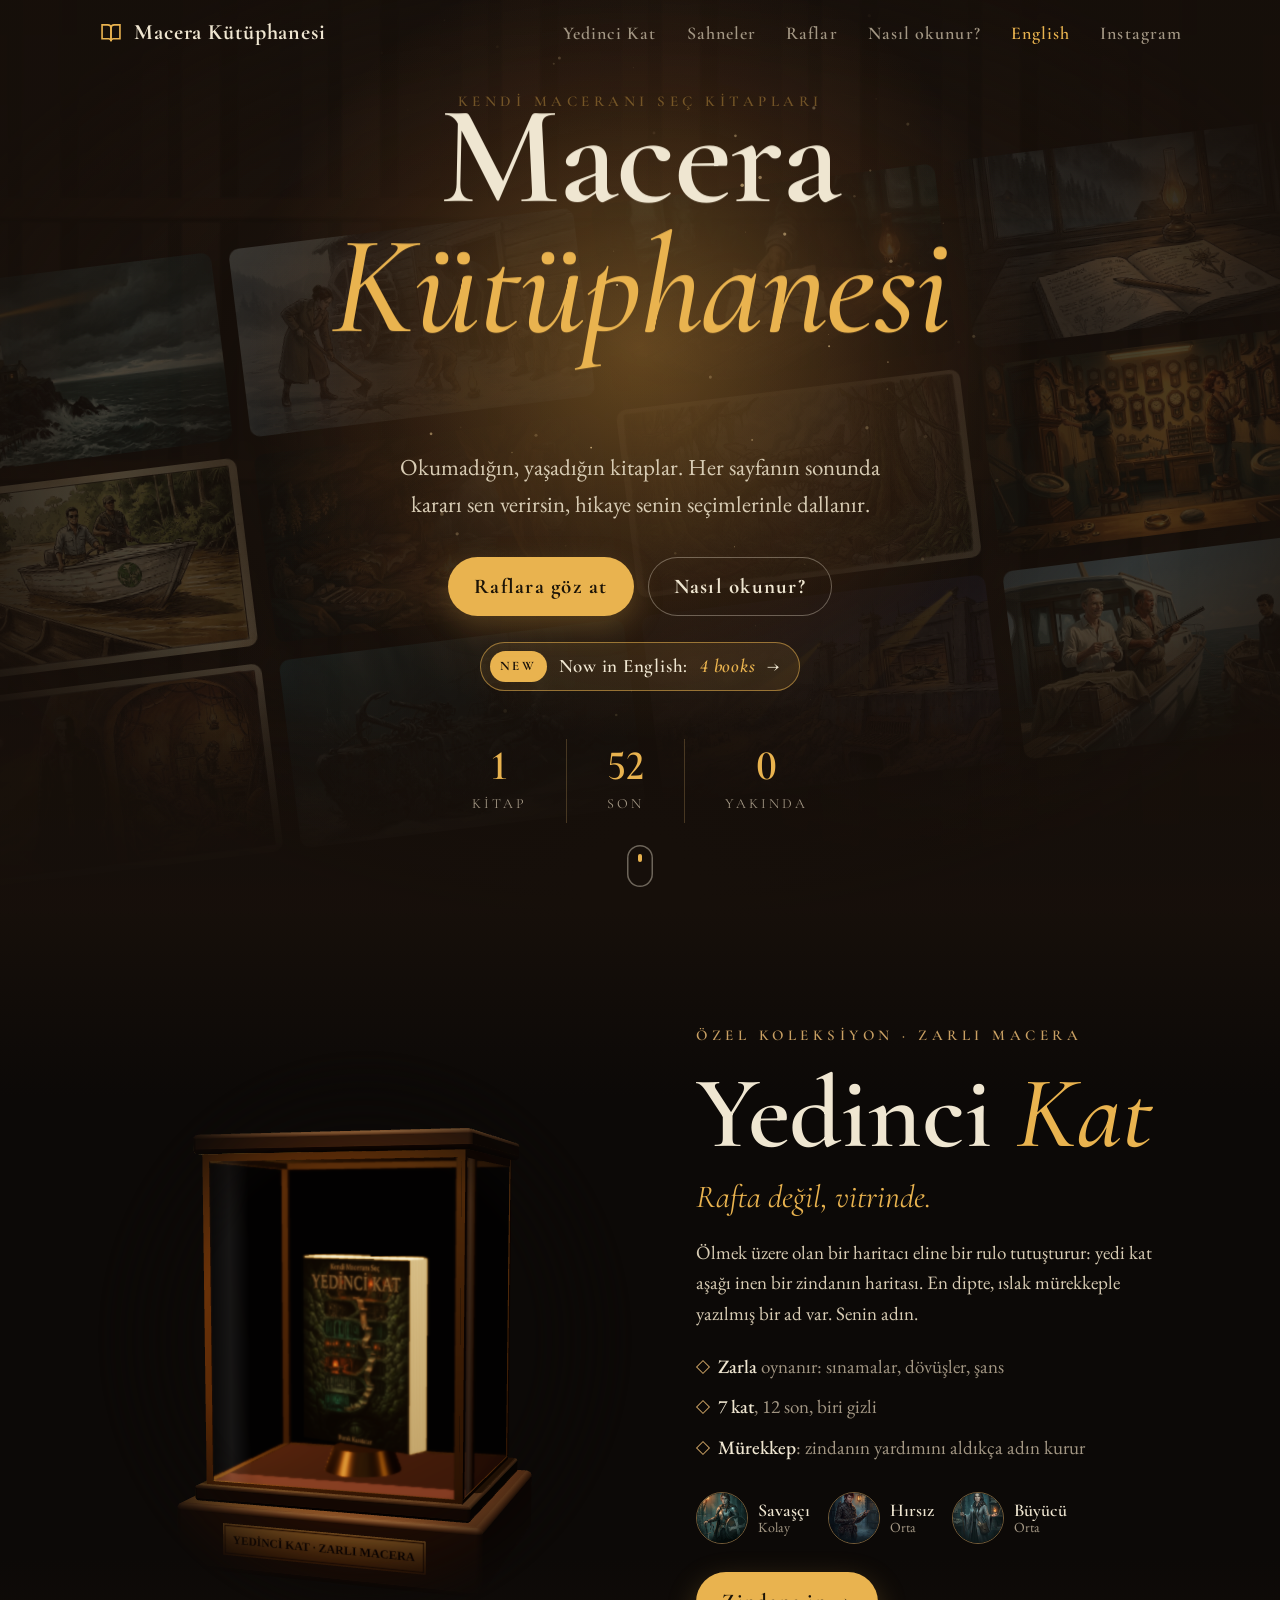
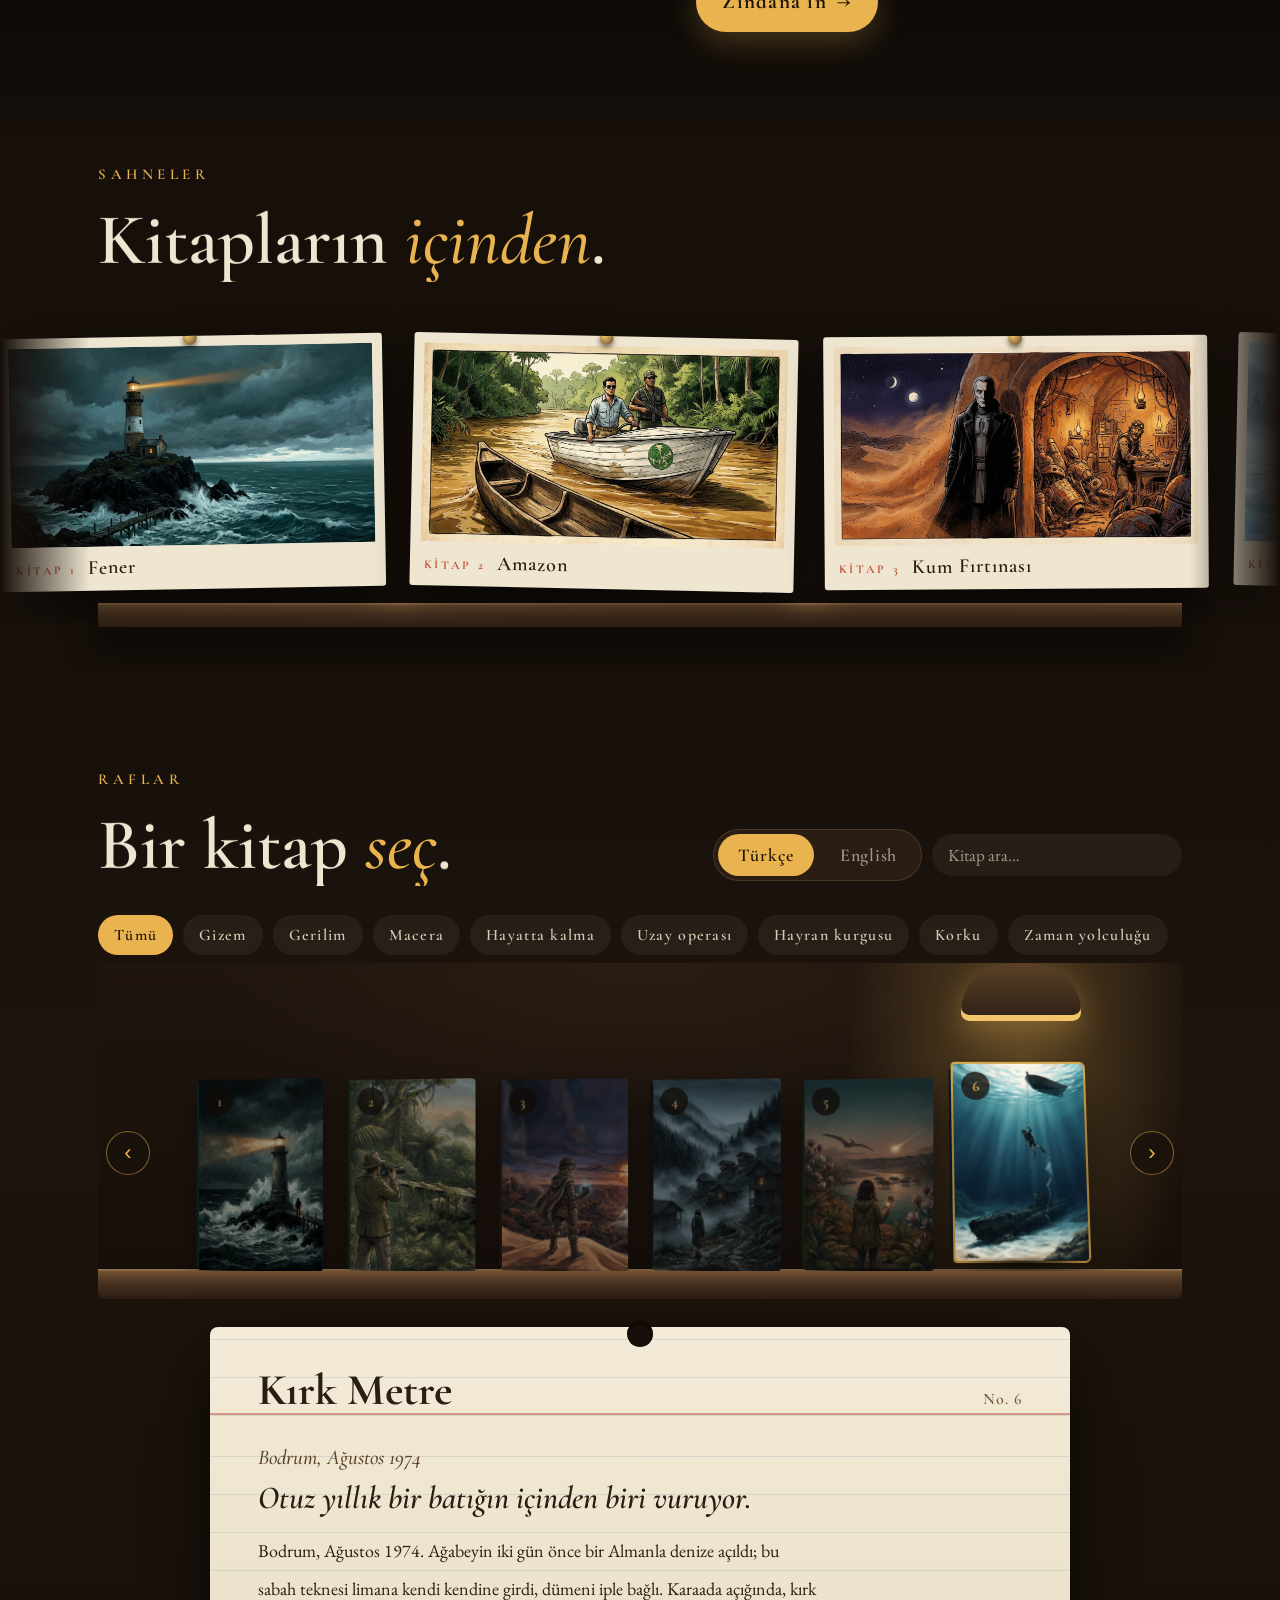
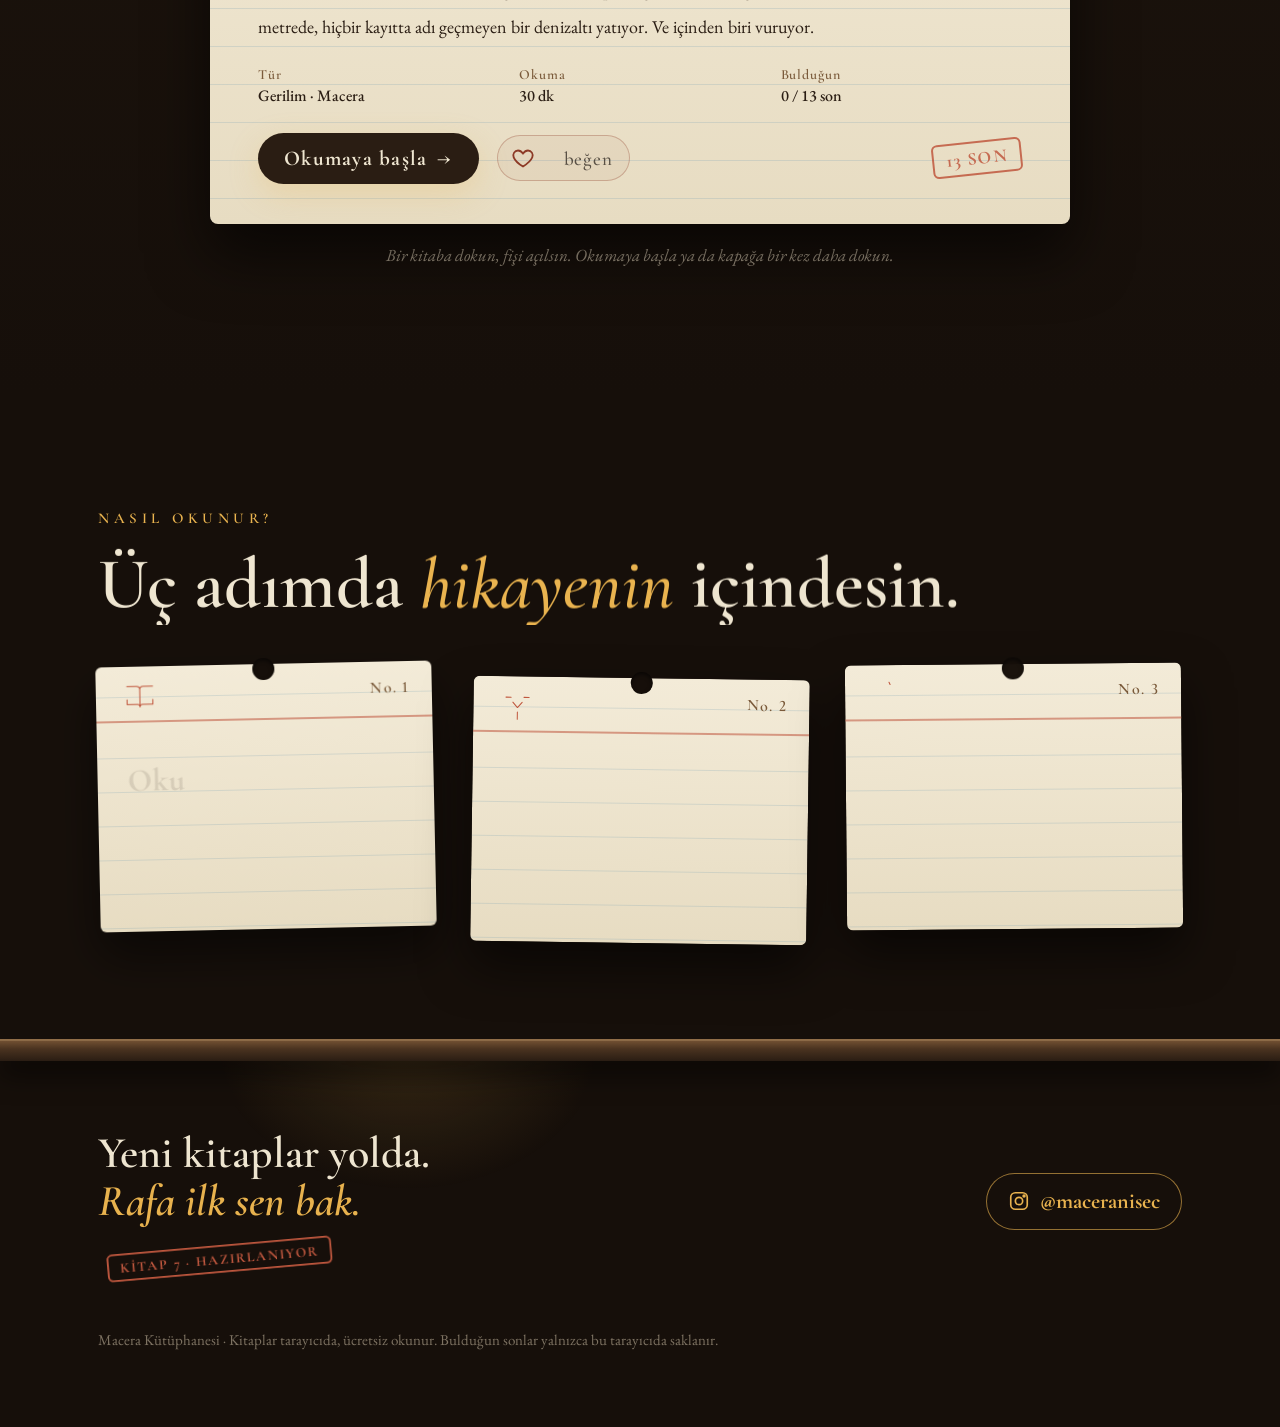
<file: index.html>
<!DOCTYPE html>
<html lang="tr">
<head>
<meta charset="utf-8">
<meta name="viewport" content="width=device-width, initial-scale=1">
<title>Macera Kütüphanesi</title>
<link rel="icon" href="favicon.svg" type="image/svg+xml">
<link rel="icon" href="favicon-32.png" sizes="32x32" type="image/png">
<link rel="apple-touch-icon" href="apple-touch-icon.png">
<meta name="description" content="Kendi Maceranı Seç kitapları: okumadığın, yaşadığın kitaplar. Her sayfada kararı sen verirsin.">
<meta property="og:title" content="Macera Kütüphanesi">
<meta property="og:description" content="Okumadığın, yaşadığın kitaplar. Her sayfada kararı sen verirsin.">
<meta property="og:image" content="kitaplar/fener/img/kapak.jpg">
<link rel="preconnect" href="https://fonts.googleapis.com">
<link rel="preconnect" href="https://fonts.gstatic.com" crossorigin>
<link href="https://fonts.googleapis.com/css2?family=Cormorant+Garamond:ital,wght@0,500;0,600;0,700;1,500&family=EB+Garamond:ital,wght@0,400;0,500;1,400&display=swap" rel="stylesheet">
<script src="katalog.js"></script>
<script src="begeni.js"></script>
<link rel="stylesheet" href="hareket/hareket.css">
<style>
/* Macera Kütüphanesi: gece, ahşap raflar, tek bir lamba ışığı.
   Düzen: tam ekran ışıklı giriş → Yedinci Kat özel vitrini (Three.js) → lamba ışığında vitrin rafı ve kütüphane fişi → nasıl okunur → künye. */
:root {
  --night: #160f0a;        /* oda: sıcak koyu kahve */
  --wood: #3b2618;         /* raf ahşabı */
  --brass: #c9a063;        /* pirinç, ince ayrıntılar */
  --paper: #efe6d1;        /* kağıt, ana metin rengi */
  --lamp: #e9b34f;         /* lamba ışığı: tek vurgu */
  --mute: #a39784;         /* ikincil metin */
  --display: "Cormorant Garamond", "Iowan Old Style", Georgia, serif;
  --body: "EB Garamond", "Iowan Old Style", Georgia, serif;
  color-scheme: dark;
}
* { box-sizing: border-box; }
html { scroll-behavior: smooth; }
body { margin: 0; background: var(--night); color: var(--paper); font-family: var(--body); font-size: 19px; line-height: 1.6; overflow-x: hidden; font-variant-numeric: lining-nums; }
a { color: inherit; }
:focus-visible { outline: 2px solid var(--lamp); outline-offset: 4px; }
.wrap { max-width: 1180px; margin: 0 auto; padding: 0 clamp(18px, 4vw, 48px); }

/* üst menü */
.nav { position: fixed; top: 0; left: 0; right: 0; z-index: 20; transition: background .4s, backdrop-filter .4s; }
.nav.solid { background: rgba(22,15,10,0.8); backdrop-filter: blur(10px); }
.nav .wrap { display: flex; align-items: center; justify-content: space-between; height: 66px; gap: 16px; }
.logo { display: flex; align-items: center; gap: 10px; text-decoration: none; font-family: var(--display); font-weight: 700; font-size: 22px; letter-spacing: 0.04em; }
.logo svg { width: 26px; height: 26px; }
.nav ul { display: flex; gap: clamp(12px, 2.4vw, 30px); list-style: none; margin: 0; padding: 0; font-family: var(--display); font-weight: 600; font-size: 18px; letter-spacing: 0.06em; }
.nav ul a { text-decoration: none; color: var(--mute); transition: color .2s; }
.nav ul a:hover { color: var(--lamp); }

/* ---------- giriş: lamba ışığı ve toz ---------- */
.hero { position: relative; min-height: 100vh; display: grid; place-items: center; overflow: hidden; isolation: isolate; }
.hero .shelves {
  position: absolute; inset: -40px; z-index: -4; opacity: 0.55;
  background:
    repeating-linear-gradient(180deg, transparent 0 238px, #2a1a10 238px 258px, #160e08 258px 262px),
    repeating-linear-gradient(90deg, #1c1410 0 22px, #241912 22px 48px, #1a120d 48px 62px, #2b1d14 62px 100px, #181009 100px 118px, #20160f 118px 160px);
  filter: blur(1.2px);
}
.hero .light { position: absolute; inset: 0; z-index: -2; pointer-events: none;
  background: radial-gradient(560px circle at var(--lx, 50%) var(--ly, 40%), rgba(240,170,70,0.36), rgba(233,140,60,0.1) 45%, rgba(22,15,10,0) 70%),
              radial-gradient(ellipse at 50% 100%, rgba(22,15,10,1) 6%, rgba(22,15,10,0) 50%);
}
.hero .veil { position: absolute; inset: 0; z-index: -2; background: radial-gradient(ellipse 60% 55% at 50% 46%, rgba(22,15,10,0.86) 30%, rgba(22,15,10,0.45) 70%, rgba(22,15,10,0.92) 100%), linear-gradient(rgba(22,15,10,0.2), rgba(22,15,10,0) 30%, rgba(22,15,10,0) 70%, var(--night)); }
/* giriş kolajı: kitapların sahneleri yavaşça kayar */
.hero .reel { position: absolute; inset: -12% -8%; z-index: -3; display: flex; flex-direction: column; justify-content: center; gap: 18px; transform: rotate(-7deg); opacity: 0.5; filter: sepia(0.3) saturate(1.2) brightness(0.8); }
.reel .strip { display: flex; gap: 18px; width: max-content; animation: slide 100s linear infinite; }
.reel .strip:nth-child(2) { animation-direction: reverse; animation-duration: 120s; }
.reel .strip:nth-child(3) { animation-duration: 140s; }
.reel img { height: clamp(130px, 21vh, 220px); aspect-ratio: 1200 / 655; object-fit: cover; border-radius: 10px; box-shadow: 0 12px 30px rgba(0,0,0,0.6); }
@keyframes slide { to { transform: translateX(-50%); } }
#dust { position: absolute; inset: 0; z-index: -1; width: 100%; height: 100%; pointer-events: none; }
.hero-inner { text-align: center; padding: 120px 20px 90px; max-width: 900px; }
.kicker { font-family: var(--display); font-weight: 600; letter-spacing: 0.3em; text-transform: uppercase; font-size: 15px; color: var(--lamp); margin: 0 0 18px; }
.title { font-family: var(--display); font-weight: 600; font-size: clamp(58px, 11vw, 150px); line-height: 0.92; margin: 0; letter-spacing: -0.01em; text-wrap: balance; }
.title .ln { display: block; }
.title .ln:last-child { font-style: italic; font-weight: 500; color: var(--lamp); }
.title .ch { display: inline-block; animation: rise .9s cubic-bezier(.2,.7,.2,1) both; animation-delay: calc(var(--i) * 35ms + 150ms); }
@keyframes rise { from { opacity: 0; transform: translateY(0.5em) rotate(4deg); filter: blur(6px); } to { opacity: 1; transform: none; filter: none; } }
.lede { font-size: clamp(19px, 2vw, 23px); color: #d8ccb4; max-width: 34em; margin: 28px auto 0; text-wrap: balance; animation: fadeup 1s .9s both; }
.hero-cta { margin-top: 34px; display: flex; gap: 14px; justify-content: center; flex-wrap: wrap; animation: fadeup 1s 1.1s both; }
@keyframes fadeup { from { opacity: 0; transform: translateY(14px); } to { opacity: 1; transform: none; } }
.btn { display: inline-flex; align-items: center; gap: 10px; text-decoration: none; cursor: pointer; border: 0;
  font-family: var(--display); font-weight: 700; font-size: 21px; letter-spacing: 0.06em; padding: 13px 26px; border-radius: 999px;
  background: var(--lamp); color: #1c1407; box-shadow: 0 10px 30px rgba(233,179,79,0.25); transition: transform .2s, box-shadow .2s, background .2s; }
.btn:hover { transform: translateY(-2px); box-shadow: 0 16px 40px rgba(233,179,79,0.35); background: #f2c463; }
.btn.ghost { background: transparent; color: var(--paper); box-shadow: inset 0 0 0 1px rgba(239,230,209,0.35); }
.btn.ghost:hover { box-shadow: inset 0 0 0 1px var(--lamp); color: var(--lamp); }
.stats { display: flex; justify-content: center; gap: clamp(20px, 5vw, 60px); margin-top: 48px; animation: fadeup 1s 1.3s both; }
.stats div { font-family: var(--display); text-align: center; }
.stats b { display: block; font-size: 42px; font-weight: 600; line-height: 1; color: var(--paper); }
.stats span { font-size: 14px; letter-spacing: 0.22em; text-transform: uppercase; color: var(--mute); }
.cue { position: absolute; bottom: 26px; left: 50%; transform: translateX(-50%); width: 26px; height: 42px; border-radius: 14px; box-shadow: inset 0 0 0 1.5px rgba(239,230,209,0.4); }
.cue::after { content: ""; position: absolute; left: 50%; top: 9px; width: 4px; height: 8px; margin-left: -2px; border-radius: 2px; background: var(--lamp); animation: cue 1.8s infinite; }
@keyframes cue { 0% { transform: translateY(0); opacity: 1; } 70% { transform: translateY(14px); opacity: 0; } 100% { opacity: 0; } }

/* bölüm başlıkları */
section { position: relative; }
.sec-head { display: flex; align-items: end; justify-content: space-between; gap: 20px; flex-wrap: wrap; margin-bottom: 34px; }
.sec-head h2 { font-family: var(--display); font-weight: 600; font-size: clamp(40px, 6vw, 72px); line-height: 1; margin: 6px 0 0; }
.sec-head h2 em { color: var(--lamp); font-weight: 500; }
.reveal { transition: transform 1s cubic-bezier(.2,.7,.2,1), opacity 1s; }
.reveal.pre { transform: translateY(40px); opacity: 0.25; }

/* ---------- vitrin ---------- */
.featured { padding: 110px 0 120px; overflow: hidden; isolation: isolate; }
.feat-bg { position: absolute; inset: 0; z-index: -1; }
.feat-bg img { position: absolute; inset: 0; width: 100%; height: 100%; object-fit: cover; opacity: 0; transition: opacity 2.2s ease; animation: kb 18s ease-in-out infinite alternate; }
.feat-bg img.on { opacity: 0.6; }
.feat-bg::after { content: ""; position: absolute; inset: 0; background: linear-gradient(90deg, rgba(22,15,10,0.35) 0%, rgba(22,15,10,0.62) 38%, rgba(22,15,10,0.84) 62%), linear-gradient(var(--night), rgba(22,15,10,0) 22%, rgba(22,15,10,0) 78%, var(--night)); }
@keyframes kb { from { transform: scale(1.04); } to { transform: scale(1.16) translate(-1.5%, -1.5%); } }
.featured .kicker { color: var(--acc, var(--lamp)); }
/* sahneler galerisi */
.scenes { padding: 20px 0 40px; }
.marquee { overflow: hidden; -webkit-mask-image: linear-gradient(90deg, transparent, #000 7%, #000 93%, transparent); mask-image: linear-gradient(90deg, transparent, #000 7%, #000 93%, transparent); }
.marquee .track { display: flex; gap: 22px; width: max-content; padding: 14px 0 24px; animation: slide 150s linear infinite; }
.marquee:hover .track, .marquee:focus-within .track { animation-play-state: paused; }
.scene { position: relative; flex: none; width: clamp(250px, 30vw, 420px); aspect-ratio: 1200 / 655; border-radius: 14px; overflow: hidden; cursor: pointer; border: 0; padding: 0; background: #000;
  box-shadow: 0 18px 40px rgba(0,0,0,0.55); transition: transform .45s cubic-bezier(.2,.7,.2,1), box-shadow .45s; }
.scene img { width: 100%; height: 100%; object-fit: cover; display: block; transition: transform 1.4s cubic-bezier(.2,.7,.2,1); }
.scene:hover, .scene:focus-visible { transform: translateY(-8px) rotate(-0.6deg); box-shadow: 0 26px 50px rgba(0,0,0,0.6), 0 0 0 2px var(--c); outline: none; }
.scene:hover img { transform: scale(1.08); }
.scene span { position: absolute; left: 0; right: 0; bottom: 0; padding: 30px 16px 12px; text-align: left; font-family: var(--display); font-weight: 600; font-size: 21px; letter-spacing: 0.05em; color: #f3e9d2; background: linear-gradient(rgba(0,0,0,0), rgba(0,0,0,0.78)); }
.scene span i { display: block; font-style: normal; font-size: 12.5px; letter-spacing: 0.22em; text-transform: uppercase; color: var(--c); }
.feat { display: grid; grid-template-columns: minmax(260px, 420px) 1fr; gap: clamp(30px, 6vw, 80px); align-items: center; }
.tilt { perspective: 1200px; }
.tilt .cv { position: relative; aspect-ratio: 2 / 3; border-radius: 4px 10px 10px 4px; overflow: hidden; cursor: pointer;
  transform: rotateY(var(--ry, -12deg)) rotateX(var(--rx, 4deg)); transition: transform .5s cubic-bezier(.2,.7,.2,1);
  box-shadow: -18px 30px 60px rgba(0,0,0,0.65), inset 8px 0 0 rgba(0,0,0,0.3), inset 11px 0 0 rgba(255,255,255,0.06); }
.tilt .cv img { width: 100%; height: 100%; object-fit: cover; display: block; }
.tilt .cv .shine { position: absolute; inset: 0; background: linear-gradient(115deg, rgba(255,255,255,0) 30%, rgba(255,240,210,0.18) 48%, rgba(255,255,255,0) 62%); background-size: 250% 100%; background-position: var(--sx, 80%) 0; mix-blend-mode: screen; }
.cv-text { position: absolute; inset: 0; display: flex; flex-direction: column; justify-content: space-between; padding: 26px 22px 24px 30px; container-type: inline-size;
  background: linear-gradient(rgba(6,10,12,0.72) 0%, rgba(6,10,12,0) 36%, rgba(6,10,12,0) 64%, rgba(6,10,12,0.82) 100%); text-align: center; }
.cv-text .band { font-family: var(--display); font-weight: 600; text-transform: uppercase; letter-spacing: 0.18em; font-size: clamp(9px, 3cqi, 13px); color: var(--lamp); border-top: 1px solid rgba(233,179,79,0.5); border-bottom: 1px solid rgba(233,179,79,0.5); padding: 5px 0; white-space: nowrap; }
.cv-text .t { font-family: var(--display); font-weight: 600; font-size: clamp(40px, 19cqi, 84px); letter-spacing: 0.16em; padding-left: 0.16em; line-height: 1; margin-top: 14px; text-shadow: 0 2px 20px rgba(0,0,0,0.6); }
.cv-text .a { font-family: var(--display); letter-spacing: 0.24em; text-transform: uppercase; font-size: clamp(12px, 4.6cqi, 19px); white-space: nowrap; }
.cv-text .s { font-style: italic; font-size: clamp(13px, 4.4cqi, 18px); color: #e4d8bd; margin-bottom: 4px; }
.feat h3 { font-family: var(--display); font-weight: 600; font-size: clamp(52px, 7vw, 92px); line-height: 0.95; margin: 8px 0 6px; }
.feat .sub { font-style: italic; color: var(--mute); font-size: 22px; margin: 0 0 22px; }
.feat .slogan { font-family: var(--display); font-size: clamp(26px, 2.8vw, 34px); line-height: 1.2; color: var(--lamp); margin: 0 0 16px; text-wrap: balance; }
.feat .desc { color: #d8ccb4; max-width: 36em; margin: 0 0 24px; }
.chips { display: flex; flex-wrap: wrap; gap: 8px; margin-bottom: 26px; }
.chip { font-family: var(--display); font-weight: 600; font-size: 15px; letter-spacing: 0.1em; text-transform: uppercase; padding: 5px 12px; border-radius: 999px; box-shadow: inset 0 0 0 1px rgba(239,230,209,0.22); color: #d8ccb4; }
.feat-actions { display: flex; align-items: center; gap: 22px; flex-wrap: wrap; }
.ring { display: flex; align-items: center; gap: 12px; font-size: 16px; color: var(--mute); }
.ring svg { width: 52px; height: 52px; transform: rotate(-90deg); }
.ring circle { fill: none; stroke-width: 4; }
.ring .bg { stroke: rgba(239,230,209,0.12); }
.ring .fg { stroke: var(--lamp); stroke-linecap: round; transition: stroke-dashoffset 1.4s cubic-bezier(.2,.7,.2,1); }
.ring b { font-family: var(--display); font-size: 22px; color: var(--paper); display: block; line-height: 1; }

/* ---------- raf: lamba ışığındaki vitrin rafı + kütüphane fişi ---------- */
.library { padding: 100px 0 110px; background: linear-gradient(var(--night), #1d140d 30%, var(--night)); }
.tools { display: flex; gap: 10px; flex-wrap: wrap; align-items: center; }
.filter { font-family: var(--display); font-weight: 600; font-size: 16px; letter-spacing: 0.08em; padding: 7px 16px; min-height: 40px; border-radius: 999px; border: 0; cursor: pointer;
  background: rgba(239,230,209,0.06); color: #d8ccb4; transition: background .2s, color .2s; }
.filter[aria-pressed="true"] { background: var(--lamp); color: #1c1407; }
.search { font-family: var(--body); font-size: 17px; padding: 8px 16px; min-height: 42px; border-radius: 999px; border: 0; background: rgba(239,230,209,0.06); color: var(--paper); min-width: 200px; }
.search::placeholder { color: var(--mute); }
.dil-sek { display: flex; gap: 6px; background: #2a1d13; padding: 5px; border-radius: 999px; box-shadow: inset 0 0 0 1px rgba(119,95,62,.4); }
.dil-sek button { font: 600 18px var(--display); letter-spacing: .04em; border: 0; border-radius: 999px; padding: 8px 20px; min-height: 42px; background: none; color: var(--mute); cursor: pointer; transition: background .16s, color .16s; }
.dil-sek button[aria-selected="true"] { background: var(--lamp); color: #1c1407; }
#filters { margin-bottom: 8px; }
.rafsahne { --lx: 50%; position: relative; isolation: isolate; overflow: hidden; border-radius: 6px;
  background: radial-gradient(ellipse 60% 70% at 50% 0%, #2a1d13 0%, transparent 70%), linear-gradient(#1f150e, #160e09); }
.rafsahne::before { content: ""; position: absolute; inset: 0; z-index: -1; pointer-events: none; mix-blend-mode: screen;
  background: radial-gradient(ellipse 230px 420px at var(--lx) 30%, rgba(233,179,79,.30), rgba(233,179,79,.08) 55%, transparent 75%); }
.lamba { position: absolute; top: 0; left: var(--lx); translate: -50% 0; width: 120px; height: 58px; z-index: 2; transition: left .38s cubic-bezier(.2,.8,.2,1); pointer-events: none; }
.lamba::before { content: ""; position: absolute; left: 50%; top: -40px; width: 2px; height: 44px; background: #3a2a1c; translate: -50% 0; }
.lamba::after { content: ""; position: absolute; inset: 0; border-radius: 60px 60px 10px 10px; background: linear-gradient(#5b4128, #2c1f14); box-shadow: 0 10px 30px rgba(233,179,79,.35), inset 0 -6px 0 #f1c46b; }
#toz { position: absolute; inset: 0; width: 100%; height: 100%; z-index: 1; pointer-events: none; }
.rafic { position: relative; z-index: 3; padding-top: 96px; }
.raf { display: flex; align-items: flex-end; gap: clamp(14px, 2vw, 24px); overflow-x: auto; scroll-snap-type: x mandatory; padding: 20px max(4vw, 24px) 0; scrollbar-width: none; justify-content: safe center; perspective: 1100px; }
.raf::-webkit-scrollbar { display: none; }
.raf-tahta { height: 30px; margin-top: -2px; background: linear-gradient(#7a5636, #4a3320 45%, #2a1d13); box-shadow: 0 18px 30px rgba(0,0,0,.6), inset 0 2px 0 rgba(255,220,160,.18); }
.kt { flex: none; scroll-snap-align: center; width: clamp(118px, 10vw, 140px); border: 0; padding: 0; background: none; cursor: pointer; position: relative; transform-style: preserve-3d;
  transform: rotateY(-4deg); transition: transform .38s cubic-bezier(.2,.8,.2,1), filter .38s; filter: brightness(.62) saturate(.8); }
.library.on .kt { animation: kt-in .9s cubic-bezier(.2,.8,.2,1) backwards; animation-delay: calc(var(--n) * 90ms); }
@keyframes kt-in { from { opacity: 0; transform: translateY(-40px) rotateY(-4deg); } }
.kt img { display: block; width: 100%; height: auto; aspect-ratio: 2 / 3; object-fit: cover; border-radius: 2px 4px 4px 2px; box-shadow: 0 14px 30px rgba(0,0,0,.45); }
.kt::before { content: ""; position: absolute; left: -9px; top: 3px; bottom: 3px; width: 10px; background: linear-gradient(90deg, color-mix(in srgb, var(--sirt) 60%, #000), var(--sirt)); transform: rotateY(-70deg); transform-origin: right; border-radius: 2px 0 0 2px; }
.kt::after { content: ""; position: absolute; left: 8%; right: 8%; bottom: -6px; height: 10px; background: radial-gradient(ellipse, rgba(0,0,0,.65), transparent 70%); }
.kt .no { position: absolute; top: 8px; left: 8px; font: 700 15px var(--display); background: rgba(27,18,12,.78); color: var(--lamp); border-radius: 999px; width: 28px; height: 28px; display: grid; place-items: center; }
.kt:hover, .kt:focus-visible { filter: brightness(.85); }
.kt[aria-pressed="true"] { filter: none; transform: translateY(-14px) rotateX(4deg); }
.kt[aria-pressed="true"] img { box-shadow: 0 30px 60px rgba(0,0,0,.6), 0 0 0 2px var(--lamp); }
.kt.soon img { filter: grayscale(.6) brightness(.6); }
.kt.soon .yk { position: absolute; left: 50%; top: 50%; translate: -50% -50%; rotate: -8deg; font: 700 18px var(--display); letter-spacing: .18em; text-transform: uppercase; color: #e7dcc0; border: 2px solid #e7dcc0; padding: 4px 10px; white-space: nowrap; }
.kt.hidden { display: none; }
.kt.wiggle { animation: wiggle .5s; }
@keyframes wiggle { 25% { rotate: -3deg; } 75% { rotate: 3deg; } }
.raf-ok { position: absolute; top: 50%; z-index: 4; width: 44px; height: 44px; border-radius: 50%; border: 1px solid rgba(233,179,79,.5); background: rgba(27,18,12,.85); color: var(--lamp); font-size: 22px; cursor: pointer; display: grid; place-items: center; }
.raf-ok.prev { left: 8px; } .raf-ok.next { right: 8px; }
.raf .empty-msg { color: var(--mute); font-style: italic; padding: 70px 0; text-align: center; width: 100%; margin: 0; }
.fis { position: relative; max-width: 860px; margin: 28px auto 0; color: #2a1d13; border-radius: 8px; box-shadow: 0 30px 60px rgba(0,0,0,.6); padding: clamp(22px, 3.4vw, 40px) clamp(20px, 4vw, 48px);
  background-image: repeating-linear-gradient(transparent 0 37px, rgba(111,155,176,.22) 37px 38px), linear-gradient(#f3ebd8, #e7dcc2); background-position: 0 92px, 0 0; animation: fis-cik .38s cubic-bezier(.2,.8,.2,1); }
.fis[hidden] { display: none; }
.fis::before { content: ""; position: absolute; left: 50%; top: -6px; width: 26px; height: 26px; margin-left: -13px; border-radius: 50%; background: var(--night); box-shadow: inset 0 2px 4px rgba(0,0,0,.6); }
.fis::after { content: ""; position: absolute; left: 0; right: 0; top: 86px; height: 2px; background: rgba(192,87,62,.55); }
@keyframes fis-cik { from { opacity: 0; transform: translateY(-18px); } }
.fis-ust { display: flex; justify-content: space-between; gap: 16px; align-items: baseline; min-height: 58px; }
.fis h3 { font: 700 clamp(30px, 4.4vw, 44px)/1.05 var(--display); margin: 0; }
.fis .kimlik { font: 600 16px var(--display); letter-spacing: .06em; color: #7a5a3a; white-space: nowrap; }
.fis .alt { font: italic 500 21px/1.4 var(--display); margin: 18px 0 6px; color: #5a4128; }
.fis .slogan { font: italic 600 clamp(24px, 3vw, 32px)/1.25 var(--display); margin: 0 0 14px; }
.fis p.tan { margin: 0 0 20px; font-size: 18px; line-height: 38px; max-width: 62ch; }
.satirlar { display: grid; grid-template-columns: repeat(3, minmax(0, 1fr)); gap: 4px 20px; margin: 0 0 24px; font-size: 16px; }
.satirlar dt { font: 600 14px var(--display); letter-spacing: .06em; color: #7a5a3a; }
.satirlar dd { margin: 0; font-weight: 500; }
.alt-sira { display: flex; flex-wrap: wrap; align-items: center; gap: 14px 18px; }
.fis .btn { background: #2a1d13; color: var(--paper); }
.fis .btn:hover { background: #3b2a1c; box-shadow: 0 10px 24px rgba(0,0,0,.3); }
.damga { margin-left: auto; font: 700 18px var(--display); letter-spacing: .08em; color: #c0573e; border: 2px solid #c0573e; border-radius: 6px; padding: 4px 12px; rotate: -6deg; opacity: .85; white-space: nowrap; }
.fis[lang="en"] .like .l { display: none; }
.shelf-note { color: var(--mute); font-style: italic; margin-top: 18px; text-align: center; font-size: 17px; }
#nav-en { color: var(--lamp); }
.en-pill { display: inline-flex; align-items: center; gap: 12px; margin-top: 26px; padding: 9px 20px 9px 10px; border-radius: 40px; text-decoration: none;
  color: var(--paper); font-family: var(--display); font-weight: 600; font-size: 19px; letter-spacing: 0.04em;
  background: rgba(233,179,79,0.10); box-shadow: inset 0 0 0 1px rgba(233,179,79,0.55); transition: background .2s, transform .2s; }
.en-pill:hover { background: rgba(233,179,79,0.2); transform: translateY(-2px); }
.en-pill b { font-size: 13px; letter-spacing: 0.2em; background: var(--lamp); color: #1a1209; padding: 5px 10px; border-radius: 30px; }
.en-pill i { font-style: italic; color: var(--lamp); }

/* ---------- nasıl okunur ---------- */
.how { padding: 110px 0; }
.steps { display: grid; grid-template-columns: repeat(3, 1fr); gap: clamp(18px, 3vw, 34px); counter-reset: s; }
.step { position: relative; padding: 34px 28px 30px; border-radius: 18px; background: linear-gradient(160deg, rgba(239,230,209,0.07), rgba(239,230,209,0.02)); box-shadow: inset 0 0 0 1px rgba(239,230,209,0.09); overflow: hidden; }
.step::before { counter-increment: s; content: counter(s); position: absolute; right: 18px; top: -18px; font-family: var(--display); font-weight: 700; font-size: 130px; color: rgba(233,179,79,0.08); line-height: 1; }
.step svg { width: 54px; height: 54px; stroke: var(--lamp); fill: none; stroke-width: 1.6; stroke-linecap: round; stroke-linejoin: round; }
.step svg .draw { stroke-dasharray: 160; stroke-dashoffset: 160; transition: stroke-dashoffset 1.6s ease; }
.step.on svg .draw { stroke-dashoffset: 0; }
.step h3 { font-family: var(--display); font-weight: 600; font-size: 32px; margin: 16px 0 6px; }
.step p { margin: 0; color: #cfc3ab; font-size: 18px; }

/* ---------- künye ---------- */
footer { padding: 70px 0 60px; border-top: 1px solid rgba(239,230,209,0.08); }
footer .wrap { display: flex; justify-content: space-between; align-items: center; gap: 24px; flex-wrap: wrap; }
footer .big { font-family: var(--display); font-weight: 600; font-size: clamp(28px, 4vw, 44px); line-height: 1.1; margin: 0; }
footer .big em { color: var(--lamp); }
.ig { display: inline-flex; align-items: center; gap: 10px; text-decoration: none; font-family: var(--display); font-weight: 700; font-size: 22px; padding: 11px 22px; border-radius: 999px; box-shadow: inset 0 0 0 1px rgba(233,179,79,0.6); color: var(--lamp); transition: background .2s, color .2s; }
.ig:hover { background: var(--lamp); color: #1c1407; }
.ig svg { width: 22px; height: 22px; }
.fine { width: 100%; color: #7d7262; font-size: 15px; margin-top: 30px; }

/* ---------- kitap açılış animasyonu ---------- */
.opener { position: fixed; inset: 0; z-index: 50; pointer-events: none; }
.opener .dim { position: absolute; inset: 0; background: #0e0b09; opacity: 0; }
.opener .bkx { position: absolute; transform-style: preserve-3d; perspective: 1600px; }
.opener .pg { position: absolute; inset: 0; background: #efe6d1; border-radius: 2px 6px 6px 2px; box-shadow: 0 30px 80px rgba(0,0,0,0.6);
  background-image: linear-gradient(90deg, rgba(70,50,20,0.25), rgba(70,50,20,0) 18%); }
.opener .cvx { position: absolute; inset: 0; transform-origin: left center; background-size: cover; background-position: center; border-radius: 2px 6px 6px 2px; backface-visibility: hidden; }
.opener .flash { position: absolute; inset: 0; background: #efe6d1; opacity: 0; }


/* ---------- ortak dil (design-dna): kütüphane fişi, kırmızı damga, ahşap raf, lamba ışığı ---------- */
:root { --kagit: #efe6d1; --murekkep: #2a1d13; --damga: #c0573e; --cizgi: rgba(111,155,176,.22); }
.nav.solid { box-shadow: 0 1px 0 rgba(201,160,99,.18); }
.damga-k { display: inline-block; font: 700 18px var(--display); letter-spacing: .12em; text-transform: uppercase; color: var(--damga); border: 2px solid var(--damga); border-radius: 6px; padding: 4px 12px; rotate: -6deg; white-space: nowrap; }

/* giriş: sayılar fiş sekmesi gibi */
.stats { gap: 0; }
.stats div { padding: 6px clamp(18px, 3.4vw, 40px); }
.stats div + div { box-shadow: -1px 0 0 rgba(201,160,99,.28); }
.stats b { color: var(--lamp); }

/* yeni gelen: kapağın köşesinde damga */
.tilt { position: relative; }
.tilt .yeni { position: absolute; z-index: 3; bottom: 26%; right: -18px; background: rgba(239,230,209,.92); box-shadow: 0 8px 20px rgba(0,0,0,.45); rotate: 8deg; pointer-events: none; }
.featured .chip { box-shadow: inset 0 0 0 1px rgba(233,179,79,.35); }

/* sahneler: rafın üstüne iğnelenmiş baskılar */
.marquee .track { gap: 28px; padding: 26px 0 34px; }
.scene { aspect-ratio: auto; background: var(--kagit); padding: 10px 10px 0; border-radius: 3px; box-shadow: 0 18px 36px rgba(0,0,0,.55); rotate: -1deg; }
.scene:nth-child(even) { rotate: 1.2deg; }
.scene:nth-child(3n) { rotate: -.4deg; }
.scene::before { content: ""; position: absolute; z-index: 2; left: 50%; top: -5px; width: 14px; height: 14px; margin-left: -7px; border-radius: 50%; background: radial-gradient(circle at 35% 35%, #f1c46b, #8a6a3c 70%); box-shadow: 0 3px 5px rgba(0,0,0,.5); }
.scene img { aspect-ratio: 1200 / 655; height: auto; border-radius: 1px; }
.scene span { position: static; display: flex; align-items: baseline; gap: 12px; padding: 9px 4px 11px; background: none; color: var(--murekkep); font-size: 20px; }
.scene span i { color: var(--damga); font-weight: 700; font-size: 12px; }
.scene:hover, .scene:focus-visible { rotate: 0deg; transform: translateY(-8px); box-shadow: 0 26px 50px rgba(0,0,0,.6), 0 0 0 2px var(--lamp); }
.scenes .raf-tahta { margin-top: -20px; position: relative; z-index: -1; height: 24px; }

/* nasıl okunur: üç kütüphane fişi */
.steps { gap: clamp(22px, 3vw, 40px); padding-top: 10px; }
.step { border-radius: 6px; overflow: visible; color: var(--murekkep); padding: 70px 30px 32px; rotate: -1.2deg; transition: rotate .38s cubic-bezier(.2,.8,.2,1), translate .38s cubic-bezier(.2,.8,.2,1);
  background-image: repeating-linear-gradient(transparent 0 33px, var(--cizgi) 33px 34px), linear-gradient(#f3ebd8, #e7dcc2); background-position: 0 58px, 0 0;
  box-shadow: 0 24px 48px rgba(0,0,0,.55); }
.step:nth-child(2) { rotate: .8deg; translate: 0 14px; }
.step:nth-child(3) { rotate: -.5deg; }
.step:hover { rotate: 0deg; translate: 0 -6px; }
.step::after { content: ""; position: absolute; left: 0; right: 0; top: 54px; height: 2px; background: rgba(192,87,62,.55); }
.step::before { content: "No. " counter(s); right: 22px; top: 18px; font-size: 16px; font-weight: 600; letter-spacing: .08em; color: #7a5a3a; }
.step .igne { position: absolute; left: 50%; top: -6px; width: 22px; height: 22px; margin-left: -11px; border-radius: 50%; background: var(--night); box-shadow: inset 0 2px 4px rgba(0,0,0,.6); }
.step svg { position: absolute; left: 26px; top: 12px; width: 36px; height: 36px; stroke: var(--damga); }
.step h3 { margin: 4px 0 6px; font-weight: 700; }
.step p { color: #3d2c1d; line-height: 34px; }

/* künye: rafın tahtası, lamba ışığı ve sıradaki kitabın damgası */
footer { position: relative; border-top: 0; padding-top: 90px; overflow: hidden; isolation: isolate; }
footer::before { content: ""; position: absolute; left: 0; right: 0; top: 0; height: 22px; background: linear-gradient(#7a5636, #4a3320 45%, #2a1d13); box-shadow: 0 14px 26px rgba(0,0,0,.55), inset 0 2px 0 rgba(255,220,160,.18); }
footer::after { content: ""; position: absolute; z-index: -1; left: 10%; top: 0; width: 560px; height: 360px; pointer-events: none; background: radial-gradient(ellipse 50% 60% at 50% 0%, rgba(233,179,79,.16), transparent 70%); }
footer .siradaki { display: block; width: max-content; margin-top: 18px; font-size: 15px; }
@media (max-width: 860px) {
  .step, .step:nth-child(2), .step:nth-child(3) { rotate: 0deg; translate: none; }
  .tilt .yeni { right: 4px; }
}

@media (max-width: 860px) {
  .nav ul li:not(.keep) { display: none; }
  .en-pill { font-size: 16px; white-space: nowrap; gap: 8px; padding-right: 14px; }
  .nav ul { font-size: 15px; gap: 14px; }
  .nav .logo { white-space: nowrap; }
  .feat { grid-template-columns: 1fr; }
  .tilt { max-width: 320px; margin: 0 auto; }
  .steps { grid-template-columns: 1fr; }
}
@media (max-width: 600px) {
  .rafic { padding-top: 78px; }
  .raf { justify-content: flex-start; padding-inline: calc(50% - 64px); }
  .raf-ok { display: none; }
  .satirlar { grid-template-columns: minmax(0, 1fr) minmax(0, 1fr); }
  .fis p.tan { line-height: 1.55; }
  .damga { margin-left: 0; }
  .search { min-width: 0; flex: 1; }
}
@media (max-width: 420px) {
  .nav .logo { font-size: 16px; }
  .en-pill { font-size: 15px; }
}
@media (prefers-reduced-motion: reduce) {
  *, *::before, *::after { animation: none !important; transition: none !important; }
  .reveal.pre { transform: none; opacity: 1; }
  html { scroll-behavior: auto; }
}
/* Özel vitrin: en üstte, camlı kutuda dönen Yedinci Kat (Three.js, vitrin3b/). Raflardan ve katalogdan ayrı. */
.ozel { position: relative; padding: clamp(60px, 9vw, 110px) 0; overflow: hidden; isolation: isolate;
  background: linear-gradient(var(--night), #0c0907 22%, #0c0907 78%, var(--night)); }
.ozel-ic { display: grid; grid-template-columns: minmax(0, 1.1fr) minmax(0, 1fr); gap: clamp(28px, 5vw, 70px); align-items: center; }
.ozel-sahne { position: relative; display: block; aspect-ratio: 1 / 1.08; width: 100%; max-width: 560px; margin: 0 auto; cursor: pointer; }
.ozel-sahne canvas { position: absolute; inset: 0; width: 100% !important; height: 100% !important; display: block;
  -webkit-mask-image: radial-gradient(ellipse 50% 50% at 50% 52%, #000 62%, transparent 100%); mask-image: radial-gradient(ellipse 50% 50% at 50% 52%, #000 62%, transparent 100%); }
.ozel-sahne .yedek { position: absolute; left: 50%; top: 50%; width: 46%; height: auto; transform: translate(-50%, -50%) rotateY(-14deg); border-radius: 3px 8px 8px 3px;
  box-shadow: -14px 24px 50px rgba(0,0,0,.65); transition: opacity .6s; }
.ozel-sahne.hazir .yedek { opacity: 0; pointer-events: none; }
.ozel .kicker { color: var(--brass); }
.ozel h2 { font-family: var(--display); font-weight: 600; font-size: clamp(56px, 8vw, 104px); line-height: .95; margin: 6px 0 8px; }
.ozel h2 em { color: var(--lamp); font-weight: 500; }
.ozel-slogan { font-family: var(--display); font-size: clamp(24px, 2.6vw, 32px); color: var(--lamp); margin: 0 0 16px; font-style: italic; }
.ozel-giris { margin: 0 0 18px; max-width: 34em; color: #d8ccb4; }
.ozel-ozellik { list-style: none; padding: 0; margin: 0 0 24px; color: var(--mute); }
.ozel-ozellik li { padding: 5px 0 5px 22px; position: relative; }
.ozel-ozellik li::before { content: ""; position: absolute; left: 2px; top: 15px; width: 8px; height: 8px; transform: rotate(45deg); border: 1px solid var(--brass); }
.ozel-ozellik b { color: var(--paper); font-weight: 500; }
.ozel-sinif { display: flex; gap: 18px; margin: 0 0 28px; flex-wrap: wrap; }
.ozel-sinif figure { margin: 0; display: flex; align-items: center; gap: 10px; }
.ozel-sinif img { width: 52px; height: 52px; border-radius: 50%; object-fit: cover; border: 1px solid rgba(201,160,99,.55); }
.ozel-sinif figcaption { font-family: var(--display); font-weight: 600; font-size: 18px; line-height: 1.1; }
.ozel-sinif small { display: block; font-family: var(--body); font-weight: 400; font-size: 14px; color: var(--mute); }
@media (max-width: 860px) { .ozel-ic { grid-template-columns: minmax(0, 1fr); } .ozel-sahne { max-width: 440px; } }

</style>
</head>
<body>
<nav class="nav" id="nav" aria-label="Ana menü">
  <div class="wrap">
    <a class="logo" href="#ust" aria-label="Macera Kütüphanesi, başa dön">
      <svg viewBox="0 0 32 32" aria-hidden="true"><path d="M5 6h7a4 4 0 0 1 4 4v16a3 3 0 0 0-3-3H5z" fill="none" stroke="#e9b34f" stroke-width="2"/><path d="M27 6h-7a4 4 0 0 0-4 4v16a3 3 0 0 1 3-3h8z" fill="none" stroke="#e9b34f" stroke-width="2"/></svg>
      Macera Kütüphanesi
    </a>
    <ul>
      <li><a href="#vitrin">Yedinci Kat</a></li>
      <li><a href="#sahneler">Sahneler</a></li>
      <li><a href="#raf">Raflar</a></li>
      <li><a href="#nasil">Nasıl okunur?</a></li>
      <li class="keep" id="nav-en-li" hidden><a id="nav-en" href="#raf" data-dil="en" lang="en">English</a></li>
      <li class="keep"><a id="nav-ig" href="#" target="_blank" rel="noopener">Instagram</a></li>
    </ul>
  </div>
</nav>

<header class="hero" id="ust">
  <div class="shelves" aria-hidden="true"></div>
  <div class="reel" id="reel" aria-hidden="true"></div>
  <div class="veil" aria-hidden="true"></div>
  <div class="light" id="light" aria-hidden="true"></div>
  <canvas id="dust" aria-hidden="true"></canvas>
  <div class="hero-inner">
    <p class="kicker">Kendi Maceranı Seç kitapları</p>
    <h1 class="title" id="title" aria-label="Macera Kütüphanesi"><span class="ln">Macera</span><span class="ln">Kütüphanesi</span></h1>
    <p class="lede">Okumadığın, yaşadığın kitaplar. Her sayfanın sonunda kararı sen verirsin, hikaye senin seçimlerinle dallanır.</p>
    <div class="hero-cta">
      <a class="btn" href="#raf">Raflara göz at</a>
      <a class="btn ghost" href="#nasil">Nasıl okunur?</a>
    </div>
    <a class="en-pill" id="en-pill" href="#raf" data-dil="en" lang="en" hidden></a>
    <div class="stats" id="stats"></div>
  </div>
  <div class="cue" aria-hidden="true"></div>
</header>

<section class="ozel" id="vitrin" aria-labelledby="ozel-baslik">
  <div class="wrap ozel-ic">
    <a class="ozel-sahne" href="yedinci-kat/" data-vitrin3b data-kapak="yedinci-kat/gorseller/kapak.webp" aria-label="Yedinci Kat: zindana in">
      <img class="yedek" src="yedinci-kat/gorseller/kapak.webp" alt="" width="720" height="964">
    </a>
    <div class="ozel-yazi reveal">
      <p class="kicker">Özel koleksiyon · Zarlı macera</p>
      <h2 id="ozel-baslik">Yedinci <em>Kat</em></h2>
      <p class="ozel-slogan">Rafta değil, vitrinde.</p>
      <p class="ozel-giris">Ölmek üzere olan bir haritacı eline bir rulo tutuşturur: yedi kat aşağı inen bir zindanın haritası. En dipte, ıslak mürekkeple yazılmış bir ad var. Senin adın.</p>
      <ul class="ozel-ozellik">
        <li><b>Zarla</b> oynanır: sınamalar, dövüşler, şans</li>
        <li><b>7 kat</b>, 12 son, biri gizli</li>
        <li><b>Mürekkep</b>: zindanın yardımını aldıkça adın kurur</li>
      </ul>
      <div class="ozel-sinif">
        <figure><img src="yedinci-kat/gorseller/sinif_savasci_kadin.webp" alt="" width="96" height="96" loading="lazy"><figcaption>Savaşçı<small>Kolay</small></figcaption></figure>
        <figure><img src="yedinci-kat/gorseller/sinif_hirsiz_erkek.webp" alt="" width="96" height="96" loading="lazy"><figcaption>Hırsız<small>Orta</small></figcaption></figure>
        <figure><img src="yedinci-kat/gorseller/sinif_buyucu_kadin.webp" alt="" width="96" height="96" loading="lazy"><figcaption>Büyücü<small>Orta</small></figcaption></figure>
      </div>
      <a class="btn" href="yedinci-kat/">Zindana in <span aria-hidden="true">→</span></a>
    </div>
  </div>
</section>

<section class="scenes" id="sahneler">
  <div class="wrap"><div class="sec-head reveal"><div><p class="kicker">Sahneler</p><h2>Kitapların <em>içinden</em>.</h2></div></div></div>
  <div class="marquee reveal" id="scenes"></div>
  <div class="wrap"><div class="raf-tahta" aria-hidden="true"></div></div>
</section>

<section class="library reveal" id="raf">
  <div class="wrap">
    <div class="sec-head">
      <div><p class="kicker">Raflar</p><h2>Bir kitap <em>seç</em>.</h2></div>
      <div class="tools">
        <div class="dil-sek" id="dil-sek" role="tablist" aria-label="Raf dili" hidden>
          <button type="button" role="tab" aria-selected="true" data-dil="tr">Türkçe</button>
          <button type="button" role="tab" aria-selected="false" data-dil="en" lang="en">English</button>
        </div>
        <label class="sr" for="q" style="position:absolute;left:-9999px">Kitap ara</label>
        <input class="search" id="q" type="search" placeholder="Kitap ara…" autocomplete="off">
      </div>
    </div>
    <div id="filters" class="tools" role="group" aria-label="Türe göre süz"></div>
  </div>
  <div class="wrap">
    <div class="rafsahne" id="rafsahne" aria-label="Kitap rafı">
      <canvas id="toz" aria-hidden="true"></canvas>
      <div class="lamba" aria-hidden="true"></div>
      <div class="rafic">
        <button class="raf-ok prev" type="button" aria-label="Önceki kitap">‹</button>
        <div class="raf" id="row" tabindex="0" aria-label="Kitaplar: sağa sola kaydır, ok tuşlarıyla seç"></div>
        <button class="raf-ok next" type="button" aria-label="Sonraki kitap">›</button>
        <div class="raf-tahta" aria-hidden="true"></div>
      </div>
    </div>
    <article class="fis" id="fis" aria-live="polite" hidden></article>
    <p class="shelf-note" id="shelf-note">Bir kitaba dokun, fişi açılsın. Okumaya başla ya da kapağa bir kez daha dokun.</p>
  </div>
</section>

<section class="how" id="nasil">
  <div class="wrap">
    <div class="sec-head reveal"><div><p class="kicker">Nasıl okunur?</p><h2>Üç adımda <em>hikayenin</em> içindesin.</h2></div></div>
    <div class="steps">
      <div class="step reveal"><span class="igne" aria-hidden="true"></span>
        <svg viewBox="0 0 56 56" aria-hidden="true"><path class="draw" d="M8 12h15a5 5 0 0 1 5 5v27a4 4 0 0 0-4-4H8zM48 12H33a5 5 0 0 0-5 5v27a4 4 0 0 1 4-4h16z"/></svg>
        <h3>Oku</h3><p>Her bölüm kısa ve yoğun. Sahneler, karakterler ve ipuçları sayfa sayfa açılır.</p>
      </div>
      <div class="step reveal"><span class="igne" aria-hidden="true"></span>
        <svg viewBox="0 0 56 56" aria-hidden="true"><path class="draw" d="M28 48V30M28 30L14 14M28 30l14-16M10 14h8M38 14h8"/></svg>
        <h3>Karar ver</h3><p>Sayfanın sonunda yolun ikiye, bazen üçe ayrılır. Seçtiğin § numarasına gidersin.</p>
      </div>
      <div class="step reveal"><span class="igne" aria-hidden="true"></span>
        <svg viewBox="0 0 56 56" aria-hidden="true"><path class="draw" d="M28 8l5 11 12 1-9 8 3 12-11-6-11 6 3-12-9-8 12-1z"/></svg>
        <h3>Sonu bul</h3><p>Kararların birikir ve geri döner. Her kitabın birden çok sonu var, hepsini bulabilecek misin?</p>
      </div>
    </div>
  </div>
</section>

<footer>
  <div class="wrap">
    <div><p class="big">Yeni kitaplar yolda.<br><em>Rafa ilk sen bak.</em></p><span class="damga-k siradaki" id="siradaki"></span></div>
    <a class="ig" id="ig" href="#" target="_blank" rel="noopener">
      <svg viewBox="0 0 24 24" fill="none" stroke="currentColor" stroke-width="1.8" aria-hidden="true"><rect x="3" y="3" width="18" height="18" rx="5"/><circle cx="12" cy="12" r="4"/><circle cx="17.5" cy="6.5" r="1" fill="currentColor"/></svg>
      <span id="ig-name"></span>
    </a>
    <p class="fine">Macera Kütüphanesi · Kitaplar tarayıcıda, ücretsiz okunur. Bulduğun sonlar yalnızca bu tarayıcıda saklanır.</p>
  </div>
</footer>

<div class="opener" id="opener" aria-hidden="true"></div>

<script>
(() => {
  const K = window.KATALOG;
  const books = K.kitaplar;
  const live = books.filter((b) => b.durum === "yayinda");
  const reduce = matchMedia("(prefers-reduced-motion: reduce)").matches;
  const $ = (s) => document.querySelector(s);
  const esc = (t) => String(t ?? "").replace(/&/g, "&amp;").replace(/</g, "&lt;").replace(/>/g, "&gt;").replace(/"/g, "&quot;");
  const found = (b) => { try { return JSON.parse(localStorage.getItem(b.sonAnahtari) || "[]").length; } catch (e) { return 0; } };

  /* bağlantılar */
  $("#ig").href = $("#nav-ig").href = K.kutuphane.instagram;
  $("#ig-name").textContent = "@" + K.kutuphane.instagramKullanici;

  /* başlık harfleri */
  let i = 0;
  document.querySelectorAll("#title .ln").forEach((ln) => {
    const t = ln.textContent; ln.textContent = "";
    [...t].forEach((c) => { const s = document.createElement("span"); s.className = "ch"; s.style.setProperty("--i", i++); s.textContent = c; s.setAttribute("aria-hidden", "true"); ln.appendChild(s); });
  });

  /* sayılar */
  /* sayılar: İngilizce baskılar ayrı kitap sayılmaz (aynı hikâyeler) */
  const trBooks = books.filter((b) => !b.dil || b.dil === "tr"), trLive = trBooks.filter((b) => b.durum === "yayinda");
  const endings = trLive.reduce((n, b) => n + (b.sonSayisi || 0), 0);
  const soon = trBooks.length - trLive.length;
  $("#stats").innerHTML = `<div><b>${trLive.length}</b><span>Kitap</span></div><div><b>${endings}</b><span>Son</span></div><div id="stat-likes" hidden><b>0</b><span>Beğeni</span></div><div><b>${soon}</b><span>Yakında</span></div>`;
  const likeTotals = {};
  $("#siradaki").textContent = `Kitap ${trBooks.length + 1} · hazırlanıyor`;

  /* görseller: Türkçe kitapların sahneleri (katalogda gorseller) */
  const trShow = books.filter((b) => (!b.dil || b.dil === "tr") && b.durum === "yayinda" && (b.gorseller || []).length);
  const mixed = []; { const lists = trShow.map((b) => b.gorseller.map((g) => ({ g, b }))); for (let k = 0; lists.some((l) => l[k]); k++) lists.forEach((l) => l[k] && mixed.push(l[k])); }
  const reel = $("#reel");
  if (reel && mixed.length) {
    for (let r = 0; r < 3; r++) {
      const part = mixed.filter((_, k) => k % 3 === r).slice(0, 9); if (!part.length) continue;
      const strip = document.createElement("div"); strip.className = "strip";
      strip.innerHTML = [...part, ...part].map((x) => `<img src="${esc(x.g)}" alt="" loading="lazy" decoding="async">`).join("");
      reel.appendChild(strip);
    }
  }
  const sc = $("#scenes");
  if (sc && mixed.length) {
    const track = document.createElement("div"); track.className = "track";
    const items = mixed.slice(0, 24);
    [...items, ...items].forEach((x, k) => {
      const card = document.createElement("button"); card.type = "button"; card.className = "scene";
      if (k >= items.length) { card.tabIndex = -1; card.setAttribute("aria-hidden", "true"); }
      card.style.setProperty("--c", (x.b.sirt && x.b.sirt.yazi) || "#e9b34f");
      card.setAttribute("aria-label", x.b.baslik + " kitabını aç");
      card.innerHTML = `<img src="${esc(x.g)}" alt="" loading="lazy" decoding="async"><span><i>Kitap ${x.b.kitapNo}</i>${esc(x.b.baslik)}</span>`;
      card.addEventListener("click", () => openBook(x.b, card.querySelector("img")));
      track.appendChild(card);
    });
    sc.appendChild(track);
  }

  /* raf: tek raf, Türkçe/English sekmesi. Seçilen kitaba lamba kayar, altta kütüphane fişi açılır. */
  const dilOf = (b) => b.dil || "tr";
  const enBooks = books.filter((b) => dilOf(b) === "en");
  const RT = {
    tr: { tum: "Tümü", oku: "Okumaya başla", yeniden: "Yeniden oku", son: "son", tur: "Tür", sure: "Okuma", bulunan: "Bulduğun", yakinda: "Yakında", ac: (b) => `${b.baslik} kitabını seç`,
          not: "Bir kitaba dokun, fişi açılsın. Okumaya başla ya da kapağa bir kez daha dokun.", bos: "Bu aramaya uyan bir kitap yok. Başka bir kelime dene." },
    en: { tum: "All", oku: "Start reading", yeniden: "Read again", son: "endings", tur: "Genre", sure: "Reading time", bulunan: "Found", yakinda: "Coming soon", ac: (b) => `Select ${b.baslik}`,
          not: "Tap a book to open its card. Start reading, or tap the cover once more.", bos: "No book matches this search. Try another word." }
  };
  let dil = "tr", aktifTur = "Tümü", secili = null;
  try { if (localStorage.getItem("raf-dil") === "en" && enBooks.length) dil = "en"; } catch (e) {}
  if (location.hash === "#shelf-en" && enBooks.length) dil = "en";
  const row = $("#row"), fis = $("#fis"), sahne = $("#rafsahne"), fbox = $("#filters"), note = $("#shelf-note");

  if (enBooks.length) {
    $("#dil-sek").hidden = false; $("#nav-en-li").hidden = false;
    const enLive = enBooks.filter((b) => b.durum === "yayinda");
    if (enLive.length) {
      const pill = $("#en-pill"); pill.hidden = false;
      pill.innerHTML = `<b>NEW</b>Now in English: <i>${enLive.length <= 2 ? enLive.map((b) => esc(b.baslik)).join(" & ") : enLive.length + " books"}</i> →`;
    }
  }

  /* beğeni düğmeleri: her kitap için bir kez kurulur, fiş değişince fişe taşınır; toplam sayı girişte görünür */
  const likeBtn = {}, likeHold = document.createElement("div");
  if (window.Begeni) books.filter((b) => b.durum !== "yakinda").forEach((b) => { likeBtn[b.id] = Begeni.mount(likeHold, b.id, { paper: true, onCount: (n) => setTagLikes(b.id, n) }); });
  function setTagLikes(id, n) {
    likeTotals[id] = n; const sum = Object.values(likeTotals).reduce((a, c) => a + c, 0);
    const el = $("#stat-likes"); if (el) { el.hidden = false; el.querySelector("b").textContent = sum.toLocaleString("tr-TR"); }
  }

  const rafKitap = () => books.filter((b) => dilOf(b) === dil);
  function cizFiltre() {
    const tags = [RT[dil].tum, ...new Set(rafKitap().flatMap((b) => b.tur || []))];
    if (!tags.includes(aktifTur)) aktifTur = RT[dil].tum;
    fbox.innerHTML = tags.map((t) => `<button type="button" class="filter" aria-pressed="${t === aktifTur}" data-t="${esc(t)}"${dil === "en" ? ' lang="en"' : ""}>${esc(t)}</button>`).join("");
  }
  function cizRaf() {
    const en = dil === "en";
    row.innerHTML = rafKitap().map((b, i) => {
      const soon = b.durum === "yakinda", s = b.sirt || {};
      return `<button type="button" class="kt${soon ? " soon" : ""}" style="--n:${i};--sirt:${esc(s.renk || "#3b2618")}" data-id="${esc(b.id)}" aria-pressed="false" aria-label="${esc(RT[dil].ac(b))}"${en ? ' lang="en"' : ""}
        data-tags="${esc((b.tur || []).join("|"))}" data-text="${esc([b.baslik, b.altBaslik, b.yazar, ...(b.tur || [])].join(" ").toLocaleLowerCase("tr"))}">
        <img src="${esc(b.kapak)}" alt="" loading="lazy" decoding="async" width="400" height="600"><span class="no">${b.kitapNo}</span>${soon ? `<span class="yk">${esc(b.cikis || RT[dil].yakinda)}</span>` : ""}</button>`;
    }).join("") + `<p class="empty-msg" hidden>${RT[dil].bos}</p>`;
    sahne.setAttribute("lang", dil);
    $("#q").placeholder = dil === "en" ? "Search books…" : "Kitap ara…";
    suz();
  }
  function suz() {
    const q = $("#q").value.trim().toLocaleLowerCase("tr"), tum = aktifTur === RT[dil].tum;
    let gorunen = [];
    row.querySelectorAll(".kt").forEach((el) => {
      const ok = (tum || el.dataset.tags.split("|").includes(aktifTur)) && (!q || el.dataset.text.includes(q));
      el.classList.toggle("hidden", !ok); if (ok) gorunen.push(books.find((b) => b.id === el.dataset.id));
    });
    row.querySelector(".empty-msg").hidden = gorunen.length > 0;
    note.textContent = gorunen.length ? RT[dil].not : RT[dil].bos;
    const canli = gorunen.filter((b) => b.durum === "yayinda");
    sec(secili && gorunen.includes(secili) ? secili : (canli.sort((a, b) => (b.eklenme || "").localeCompare(a.eklenme || "") || b.kitapNo - a.kitapNo)[0] || gorunen[0] || null), false);
  }
  function sec(b, kaydir) {
    secili = b;
    row.querySelectorAll(".kt").forEach((el) => el.setAttribute("aria-pressed", String(!!b && el.dataset.id === b.id)));
    if (!b) { fis.hidden = true; return; }
    const t = RT[dil], en = dil === "en", soon = b.durum === "yakinda", got = found(b);
    fis.hidden = false; fis.lang = dil;
    fis.style.animation = "none"; void fis.offsetWidth; fis.style.animation = "";
    fis.innerHTML = `<div class="fis-ust"><h3>${esc(b.baslik)}</h3><span class="kimlik">No. ${b.kitapNo}</span></div>
      <p class="alt">${esc(b.altBaslik)}</p>
      <p class="slogan">${esc(b.slogan)}</p>
      <p class="tan">${esc(b.tanitim)}</p>
      <dl class="satirlar"><div><dt>${t.tur}</dt><dd>${esc((b.tur || []).join(" · "))}</dd></div><div><dt>${t.sure}</dt><dd>${esc(b.okumaSuresi)}</dd></div>${soon ? "" : `<div><dt>${t.bulunan}</dt><dd>${got} / ${b.sonSayisi} ${t.son}</dd></div>`}</dl>
      <div class="alt-sira">${soon ? "" : `<button type="button" class="btn" id="fis-ac">${got ? t.yeniden : t.oku} <span aria-hidden="true">→</span></button><span class="fis-like"></span>`}
        <span class="damga">${soon ? esc(b.cikis || t.yakinda) : `${b.sonSayisi} ${t.son.toLocaleUpperCase(en ? "en" : "tr")}`}</span></div>`;
    if (!soon) {
      $("#fis-ac").addEventListener("click", () => openBook(b, row.querySelector(`.kt[data-id="${CSS.escape(b.id)}"] img`)));
      if (likeBtn[b.id]) fis.querySelector(".fis-like").appendChild(likeBtn[b.id]);
    }
    const el = row.querySelector(`.kt[data-id="${CSS.escape(b.id)}"]`);
    if (el) {
      const L = el.offsetLeft - row.offsetLeft - (row.clientWidth - el.offsetWidth) / 2;
      row.scrollTo({ left: L, behavior: kaydir && !reduce ? "smooth" : "instant" });
      requestAnimationFrame(isik);
    }
  }
  function isik() {
    const el = row.querySelector('.kt[aria-pressed="true"]'); if (!el) return;
    const r = el.getBoundingClientRect(), s = sahne.getBoundingClientRect(); if (!s.width) return;
    sahne.style.setProperty("--lx", Math.min(92, Math.max(8, (r.left + r.width / 2 - s.left) / s.width * 100)) + "%");
  }
  function adim(d) {
    const L = [...row.querySelectorAll(".kt:not(.hidden)")]; if (!L.length) return;
    const i = Math.max(0, L.findIndex((el) => el.getAttribute("aria-pressed") === "true"));
    const n = L[Math.min(L.length - 1, Math.max(0, i + d))]; sec(books.find((b) => b.id === n.dataset.id), true);
  }
  function dilSec(d) {
    if (d === dil || (d === "en" && !enBooks.length)) return;
    dil = d; secili = null; $("#q").value = "";
    document.querySelectorAll("#dil-sek button").forEach((x) => x.setAttribute("aria-selected", String(x.dataset.dil === dil)));
    try { localStorage.setItem("raf-dil", dil); } catch (e) {}
    cizFiltre(); cizRaf();
  }

  row.addEventListener("click", (e) => {
    const el = e.target.closest(".kt"); if (!el) return;
    const b = books.find((x) => x.id === el.dataset.id);
    if (b.durum === "yakinda") { el.classList.remove("wiggle"); void el.offsetWidth; el.classList.add("wiggle"); sec(b, true); return; }
    if (secili === b) openBook(b, el.querySelector("img")); else sec(b, true);
  });
  row.addEventListener("keydown", (e) => { if (e.key === "ArrowRight") { e.preventDefault(); adim(1); } if (e.key === "ArrowLeft") { e.preventDefault(); adim(-1); } });
  row.addEventListener("scroll", () => requestAnimationFrame(isik), { passive: true });
  $(".raf-ok.prev").addEventListener("click", () => adim(-1));
  $(".raf-ok.next").addEventListener("click", () => adim(1));
  fbox.addEventListener("click", (e) => { const c = e.target.closest(".filter"); if (!c) return; aktifTur = c.dataset.t; fbox.querySelectorAll(".filter").forEach((x) => x.setAttribute("aria-pressed", String(x === c))); suz(); });
  $("#q").addEventListener("input", suz);
  document.querySelectorAll("#dil-sek button").forEach((x) => x.addEventListener("click", () => dilSec(x.dataset.dil)));
  document.querySelectorAll('a[data-dil="en"]').forEach((a) => a.addEventListener("click", () => dilSec("en")));
  document.querySelectorAll("#dil-sek button").forEach((x) => x.setAttribute("aria-selected", String(x.dataset.dil === dil)));
  cizFiltre(); cizRaf();
  if (location.hash === "#shelf-en") setTimeout(() => $("#raf").scrollIntoView(), 50);
  new ResizeObserver(() => { isik(); tozBoyut(); }).observe(sahne);

  /* rafın toz zerreleri: lamba konisinde parlar */
  const tz = $("#toz"), tc = tz.getContext("2d");
  let TW = 0, TH = 0, zerre = [], tozGorunur = false;
  function tozBoyut() {
    const d = Math.min(2, devicePixelRatio || 1); TW = tz.clientWidth; TH = tz.clientHeight;
    tz.width = TW * d; tz.height = TH * d; tc.setTransform(d, 0, 0, d, 0, 0);
    if (!zerre.length) zerre = Array.from({ length: 40 }, () => ({ x: Math.random(), y: Math.random(), r: .6 + Math.random() * 1.4, v: .0006 + Math.random() * .0012, p: Math.random() * 6.3 }));
    if (reduce) tozKare(0);
  }
  function tozKare(t) {
    tc.clearRect(0, 0, TW, TH);
    const lxs = parseFloat(sahne.style.getPropertyValue("--lx")) / 100 || .5;
    for (const z of zerre) {
      const x = (z.x + Math.sin(t / 2400 + z.p) * .01) * TW, d = Math.abs(z.x - lxs) * TW;
      tc.fillStyle = `rgba(241,196,107,${d < 160 ? .55 * (1 - d / 160) + .06 : .05})`; tc.beginPath(); tc.arc(x, z.y * TH, z.r, 0, 6.3); tc.fill();
      if (!reduce) { z.y -= z.v; if (z.y < -.02) { z.y = 1.02; z.x = Math.random(); } }
    }
    if (!reduce && tozGorunur) requestAnimationFrame(tozKare);
  }
  new IntersectionObserver((es) => { const v = es[0].isIntersecting; if (v && !tozGorunur && !reduce) { tozGorunur = true; requestAnimationFrame(tozKare); } tozGorunur = v; }).observe(sahne);

  /* kitap açılışı: kapak ekranın ortasına uçar, açılır, sayfaya geçilir */
  function openBook(b, fromEl) {
    const url = b.adres + "#oku";
    if (reduce || !fromEl.animate) { location.href = url; return; }
    const r = fromEl.getBoundingClientRect();
    const W = Math.min(innerWidth * 0.7, innerHeight * 0.62, 420), Hh = W * 1.5;
    const tx = innerWidth / 2 - W / 2, ty = innerHeight / 2 - Hh / 2;
    const op = $("#opener");
    op.innerHTML = `<div class="dim"></div><div class="bkx" style="left:${tx}px;top:${ty}px;width:${W}px;height:${Hh}px"><div class="pg"></div><div class="cvx" style="background-image:url('${b.kapak}')"></div></div><div class="flash"></div>`;
    const bkx = op.querySelector(".bkx"), cvx = op.querySelector(".cvx");
    const sx = r.width / W, sy = r.height / Hh;
    op.querySelector(".dim").animate([{ opacity: 0 }, { opacity: 0.92 }], { duration: 500, fill: "forwards" });
    bkx.animate([{ transform: `translate(${r.left - tx}px, ${r.top - ty}px) scale(${sx}, ${sy})`, transformOrigin: "0 0" }, { transform: "none", transformOrigin: "0 0" }],
      { duration: 650, easing: "cubic-bezier(.2,.7,.2,1)", fill: "forwards" }).finished
      .then(() => cvx.animate([{ transform: "perspective(2800px) rotateY(0)" }, { transform: "perspective(2800px) rotateY(-165deg)" }], { duration: 700, easing: "cubic-bezier(.5,0,.3,1)", fill: "forwards" }).finished)
      .then(() => op.querySelector(".flash").animate([{ opacity: 0 }, { opacity: 1 }], { duration: 260, fill: "forwards" }).finished)
      .then(() => { location.href = url; });
  }
  addEventListener("pageshow", (e) => { if (e.persisted) $("#opener").innerHTML = ""; });

  /* kaydırınca beliren bölümler ve menü */
  const io = new IntersectionObserver((es) => es.forEach((e) => { if (e.isIntersecting) { e.target.classList.remove("pre"); e.target.classList.add("on"); io.unobserve(e.target); } }), { threshold: 0.15 });
  document.querySelectorAll(".reveal").forEach((el) => {
    const r = el.getBoundingClientRect();
    if (!reduce && r.top > innerHeight) el.classList.add("pre");
    else el.classList.add("on");
    io.observe(el);
  });
  const nav = $("#nav");
  addEventListener("scroll", () => nav.classList.toggle("solid", scrollY > 40), { passive: true });

  /* giriş: imleci izleyen lamba ışığı ve toz zerrecikleri */
  const hero = $(".hero"), light = $("#light");
  let lx = 0.5, ly = 0.38, tx = 0.5, ty = 0.38;
  hero.addEventListener("pointermove", (e) => { const r = hero.getBoundingClientRect(); tx = (e.clientX - r.left) / r.width; ty = (e.clientY - r.top) / r.height; });
  const cvs = $("#dust"), ctx = cvs.getContext("2d");
  let W = 0, H = 0, motes = [];
  const size = () => {
    const d = Math.min(2, devicePixelRatio || 1); W = cvs.clientWidth; H = cvs.clientHeight;
    cvs.width = W * d; cvs.height = H * d; ctx.setTransform(d, 0, 0, d, 0, 0);
    motes = Array.from({ length: Math.round(W * H / 9000) }, () => ({ x: Math.random() * W, y: Math.random() * H, r: Math.random() * 1.6 + 0.3, vx: (Math.random() - 0.5) * 0.15, vy: -Math.random() * 0.25 - 0.05, p: Math.random() * 6.28 }));
  };
  addEventListener("resize", size); size();
  let t0 = 0;
  const tick = (t) => {
    const time = t / 1000;
    if (matchMedia("(hover: none)").matches) { tx = 0.5 + Math.sin(time * 0.3) * 0.22; ty = 0.38 + Math.cos(time * 0.23) * 0.1; }
    lx += (tx - lx) * 0.06; ly += (ty - ly) * 0.06;
    light.style.setProperty("--lx", (lx * 100) + "%"); light.style.setProperty("--ly", (ly * 100) + "%");
    ctx.clearRect(0, 0, W, H);
    const cx = lx * W, cy = ly * H;
    motes.forEach((m) => {
      m.x += m.vx + Math.sin(time + m.p) * 0.08; m.y += m.vy;
      if (m.y < -5) { m.y = H + 5; m.x = Math.random() * W; }
      const d = Math.hypot(m.x - cx, m.y - cy), a = Math.max(0, 1 - d / 420) * (0.55 + 0.45 * Math.sin(time * 2 + m.p));
      if (a <= 0.02) return;
      ctx.fillStyle = `rgba(255,222,160,${a})`; ctx.beginPath(); ctx.arc(m.x, m.y, m.r, 0, 6.28); ctx.fill();
    });
    if (!reduce) requestAnimationFrame(tick);
  };
  if (reduce) tick(0); else requestAnimationFrame(tick);
})();
</script>
<!-- Hareket katmanı (GSAP): kaydırma ve giriş animasyonları; "hareketi azalt" diyenlerde çalışmaz -->
<script src="hareket/gsap.min.js" defer></script>
<script src="hareket/ScrollTrigger.min.js" defer></script>
<script src="hareket/hareket.js" defer></script>
<script type="module" src="vitrin3b/vitrin.js"></script>
</body>
</html>
</file>
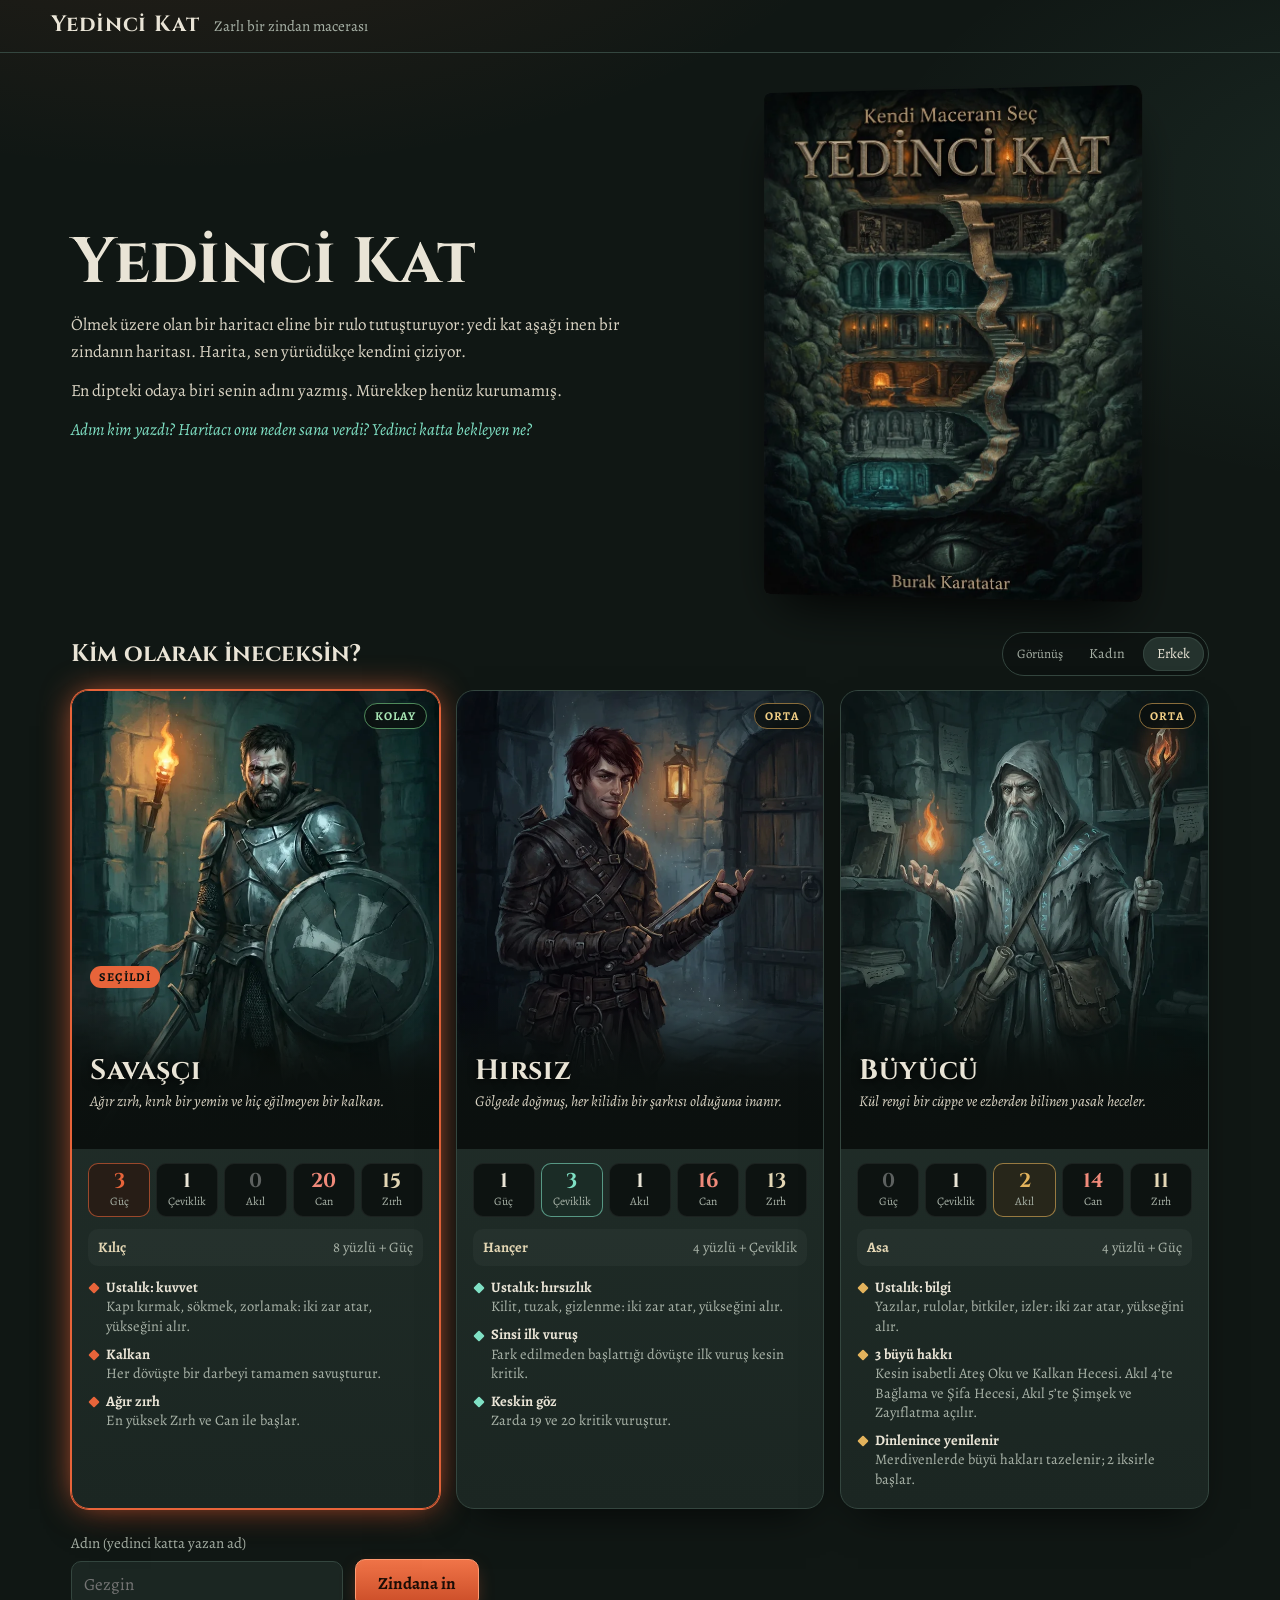
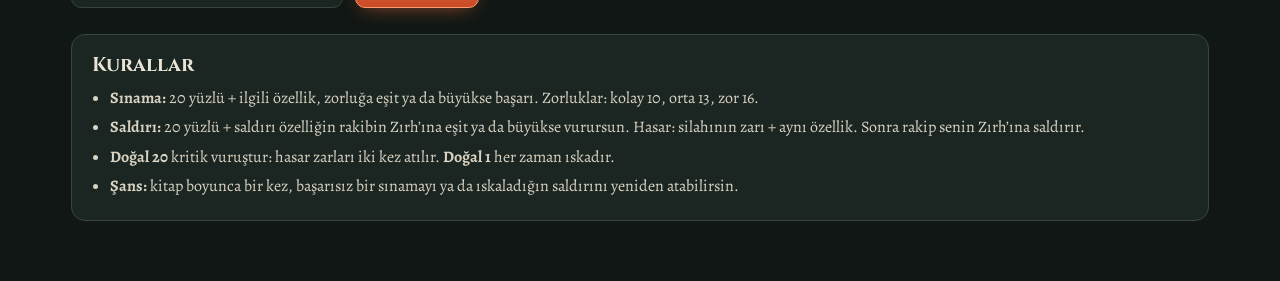
<file: emiriniyolu/index.html>
<!DOCTYPE html>
<html lang="tr"><head><meta charset="utf-8">
<title>Yedinci Kat</title>
<meta name="robots" content="noindex">
<link rel="canonical" href="https://maceranisec.com/yedinci-kat/">
<meta http-equiv="refresh" content="0; url=../yedinci-kat/">
<script>location.replace("../yedinci-kat/" + location.hash);</script>
</head><body><p>Yedinci Kat taşındı: <a href="../yedinci-kat/">maceranisec.com/yedinci-kat</a></p></body></html>
</file>
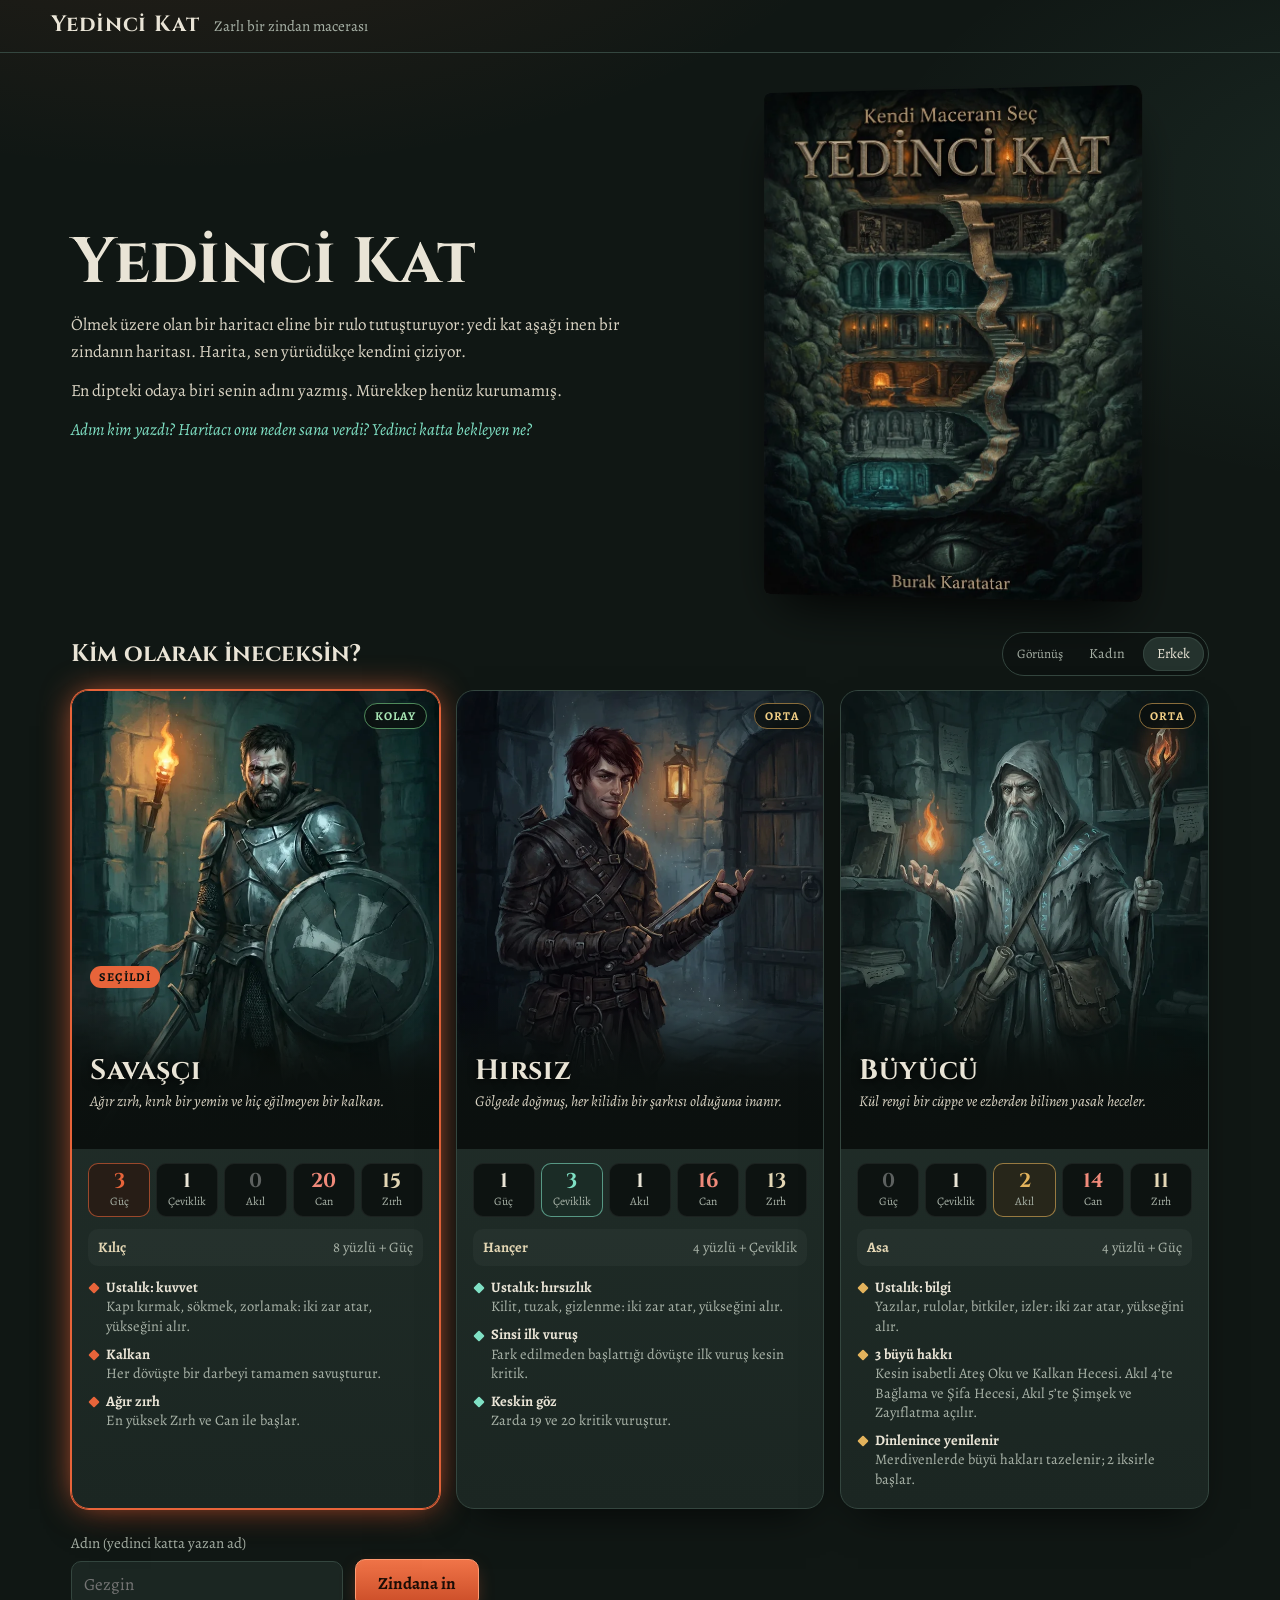
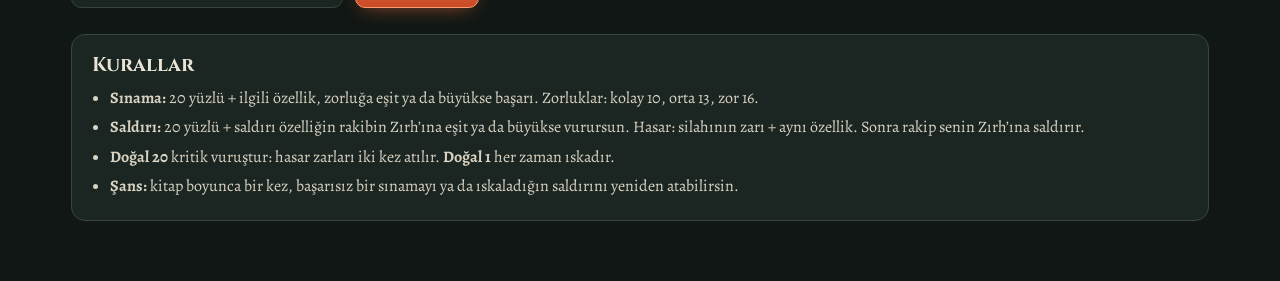
<file: yedinci-kat/index.html>
<!DOCTYPE html>
<html lang="tr">
<head>
<meta charset="utf-8">
<meta name="viewport" content="width=device-width, initial-scale=1">
<meta name="description" content="Yedinci Kat: zarla oynanan, yedi kat aşağı inen bir zindan macerası. Üç sınıf, on iki son ve adını kurutan bir mürekkep.">
<link rel="canonical" href="https://maceranisec.com/yedinci-kat/">
<title>Yedinci Kat</title>
<link rel="preconnect" href="https://fonts.googleapis.com">
<link rel="preconnect" href="https://fonts.gstatic.com" crossorigin>
<link href="https://fonts.googleapis.com/css2?family=Alegreya:ital,wght@0,400;0,500;0,700;1,400&family=Cinzel:wght@500;700&display=swap" rel="stylesheet">
<style>
/*
VOICE: karanlık, ıslak taş; sakin ama tetikte. Kitap sesi, oyun dokusu.
IDEA: haritacının deri rulosu — oynadıkça kendini çizen parşömen bir harita, taş bir masanın üstünde.
PICTURE: oda görseli (Nano Banana yuvası) + kendiliğinden mürekkeplenen harita + kemik zarlar.
COLOUR/TYPE: yosunlu taş yeşili zemin, ıslak taş ikincil, meşale kızılı vurgu, mantar ışığı başarı rengi; Cinzel başlık, Alegreya metin.
LAYOUT: solda sahne (görsel, metin, seçim/zar/dövüş), sağda karakter kâğıdı ve harita; 860px altında tek sütun.
*/
:root{
  color-scheme:dark;
  --zemin:#101714; --tas:#1b2622; --tas2:#24322d; --cizgi:#34463f;
  --yazi:#e9e4d6; --soluk:#a9b3a8; --kizil:#e8643a; --kizil2:#ff8a5c;
  --isik:#7fe0c4; --kan:#e05252; --parsomen:#e3d6b4; --murekkep:#2b2118;
  --golge:0 18px 40px -18px #000c;
}
:root[data-theme=light],:root[data-theme=dark]{color-scheme:dark}
*{box-sizing:border-box;min-width:0}
html,body{margin:0}
body{
  background:
    radial-gradient(1200px 600px at 15% -10%,#e8643a1f,transparent 60%),
    radial-gradient(900px 500px at 110% 10%,#7fe0c414,transparent 60%),
    var(--zemin);
  color:var(--yazi);font:17px/1.6 Alegreya,Georgia,serif;min-height:100vh;overflow-x:clip;
}
button{font:inherit;color:inherit;cursor:pointer}
button:focus-visible,input:focus-visible{outline:2px solid var(--isik);outline-offset:2px}
.ust .ikincil{flex:none}
.ust{display:flex;align-items:center;justify-content:space-between;gap:12px;padding:14px max(4vw,16px);border-bottom:1px solid var(--cizgi)}
.logo{display:flex;flex-wrap:wrap;align-items:baseline;gap:4px 14px}
.logo-ad{font:700 22px/1 Cinzel,serif;letter-spacing:.04em}
.logo-alt{color:var(--soluk);font-size:15px}
main{max-width:1240px;margin:0 auto;padding:clamp(16px,3vw,36px) max(4vw,16px) 60px}

/* düğmeler */
.birincil,.ikincil,.secim{border-radius:10px;min-height:44px;border:1px solid var(--cizgi)}
.birincil{background:linear-gradient(#f07448,#c94b26);border-color:#ff9a72;color:#1a0c05;font-weight:700;padding:10px 22px;box-shadow:0 6px 20px -8px #e8643aaa}
.birincil:hover{filter:brightness(1.08)}
.ikincil{background:var(--tas2);padding:8px 16px;white-space:nowrap}
.ikincil:hover{border-color:var(--soluk)}

/* giriş + sınıf seçimi */
.kapak{display:grid;grid-template-columns:minmax(0,1.1fr) minmax(0,1fr);gap:clamp(20px,4vw,56px);align-items:center;margin-bottom:34px}
.kapak h1{font:700 clamp(36px,6vw,64px)/1.02 Cinzel,serif;margin:0 0 14px;text-wrap:balance}
.kapak .harita{align-self:center}
.kapak p{margin:0 0 12px;max-width:62ch;color:#d8d2c2}
.kapak .soru{color:var(--isik);font-style:italic}
.siniflar{display:grid;grid-template-columns:repeat(3,minmax(0,1fr));gap:16px}
.sinif{--vurgu:var(--kizil);position:relative;overflow:hidden;background:linear-gradient(var(--tas2),var(--tas));border:1px solid var(--cizgi);border-radius:18px;padding:0;text-align:left;display:flex;flex-direction:column;box-shadow:var(--golge);transition:transform .25s,border-color .25s,box-shadow .25s;color:var(--yazi);font:inherit;cursor:pointer}
.sinif-hirsiz{--vurgu:var(--isik)}
.sinif-buyucu{--vurgu:#e3b35c}
.sinif:hover{transform:translateY(-4px)}
.sinif:focus-visible{outline:2px solid var(--vurgu);outline-offset:3px}
.sinif[aria-pressed=true]{border-color:var(--vurgu);box-shadow:0 0 0 1px var(--vurgu),0 0 34px -6px var(--vurgu),var(--golge)}
.sinif .portre{position:relative;aspect-ratio:4/5;overflow:hidden;background:radial-gradient(circle at 50% 38%,color-mix(in srgb,var(--vurgu) 28%,transparent),transparent 62%),linear-gradient(#26332e,#0d1311)}
.sinif .portre img{display:block;width:100%;height:100%;object-fit:cover;object-position:50% 18%;filter:saturate(.92) brightness(.9);transition:transform .6s ease,filter .4s}
.sinif:hover .portre img,.sinif[aria-pressed=true] .portre img{transform:scale(1.04);filter:none}
.portre-bos{position:absolute;inset:0;display:grid;place-items:center;padding-bottom:22%}
.portre-bos svg{width:38%;height:auto;opacity:.9;filter:drop-shadow(0 0 18px color-mix(in srgb,var(--vurgu) 55%,transparent))}
.portre-yazi{position:absolute;inset:auto 0 0 0;padding:60px 18px 16px;background:linear-gradient(transparent,#0b100eE6 55%,#0b100e)}
.portre-yazi h3{font:700 28px/1.05 Cinzel,serif;margin:0 0 6px;letter-spacing:.02em;text-shadow:0 2px 10px #000}
.portre-yazi p{margin:0;color:#d8d2c2;font-size:15px;font-style:italic;line-height:1.4;min-height:2.8em}
.secildi{position:absolute;top:-30px;left:18px;font:700 12px/1 Alegreya,serif;letter-spacing:.12em;text-transform:uppercase;color:#0b100e;background:var(--vurgu);padding:5px 9px;border-radius:999px;opacity:0;transform:translateY(6px);transition:.25s}
.sinif[aria-pressed=true] .secildi{opacity:1;transform:none}
.sinif .govde{display:flex;flex-direction:column;gap:12px;padding:14px 16px 18px;flex:1}
.degerler{display:grid;grid-template-columns:repeat(5,minmax(0,1fr));gap:6px}
.deger{background:#0d1311;border:1px solid #ffffff10;border-radius:10px;padding:6px 2px 5px;text-align:center}
.deger b{display:block;font:700 20px/1.1 Cinzel,serif}
.deger span{display:block;font-size:11.5px;color:var(--soluk);white-space:nowrap;overflow:hidden;text-overflow:ellipsis}
.deger.guclu{border-color:color-mix(in srgb,var(--vurgu) 60%,transparent);background:color-mix(in srgb,var(--vurgu) 12%,#0d1311)}
.deger.guclu b{color:var(--vurgu)}
.deger.zayif b{color:#ffffff55}
.deger.can b{color:#f08a7a}
.deger.zirh b{color:var(--parsomen)}
.sinif .silah{display:flex;justify-content:space-between;gap:10px;font-size:14.5px;margin:0;color:var(--soluk);padding:7px 10px;border-radius:10px;background:#ffffff08}
.sinif .silah span{color:var(--parsomen);font-weight:700}
.rozet-listesi{list-style:none;margin:0;padding:0;display:flex;flex-direction:column;gap:8px}
.rozet-listesi li{position:relative;padding-left:18px;font-size:14.5px;line-height:1.35}
.rozet-listesi li::before{content:"";position:absolute;left:2px;top:.45em;width:8px;height:8px;transform:rotate(45deg);background:var(--vurgu);border-radius:1px}
.rozet-listesi b{display:block;color:var(--yazi)}
.rozet-listesi span{color:var(--soluk)}
.sinif .yetenek{font-size:15px;margin:0;color:var(--isik)}
.kagit-bas{display:flex;align-items:center;gap:12px;margin-bottom:12px}
.kagit-bas .alt{margin:0!important}
.kisi-portre{--vurgu:var(--kizil);flex:none;width:54px;height:54px;border-radius:50%;overflow:hidden;border:2px solid var(--vurgu);background:#0d1311;display:grid;place-items:center;box-shadow:0 0 14px -4px var(--vurgu)}
.kisi-portre.sinif-hirsiz{--vurgu:var(--isik)}
.kisi-portre.sinif-buyucu{--vurgu:#e3b35c}
.kisi-portre img{width:100%;height:100%;object-fit:cover;object-position:50% 14%}
.kisi-portre .portre-bos{position:static;padding:0}
.kisi-portre svg{width:30px;height:30px}
.olcu{display:grid;grid-template-columns:5.5em minmax(0,1fr) 2em;align-items:center;gap:8px;font-size:15px}
.olcu b{font-weight:500;text-align:right}
.cubuk{height:8px;border-radius:9px;background:#0007;overflow:hidden}
.cubuk i{display:block;height:100%;background:var(--kizil);border-radius:9px;transition:width .5s}
.cubuk.can i{background:linear-gradient(90deg,#c43d3d,#ef6b5b)}
.basla{display:flex;flex-wrap:wrap;gap:12px;align-items:end;margin-top:22px}
.basla label{display:flex;flex-direction:column;gap:6px;font-size:15px;color:var(--soluk)}
.basla input{font:inherit;font-size:17px;background:var(--tas);color:var(--yazi);border:1px solid var(--cizgi);border-radius:10px;padding:9px 12px;min-height:44px;width:16em}

/* oyun düzeni */
.oyun{display:grid;grid-template-columns:minmax(0,1fr) 330px;gap:clamp(18px,3vw,34px);align-items:start}
.sahne{background:var(--tas);border:1px solid var(--cizgi);border-radius:18px;overflow:hidden;box-shadow:var(--golge)}
.gorsel{position:relative;aspect-ratio:16/8;background:#0a0f0d;overflow:hidden}
.gorsel img,.gorsel svg{position:absolute;inset:0;width:100%;height:100%;object-fit:cover}
.gorsel{background:#0a0f0d}
/* Belleğe alınmış görsel hemen görünür; ilk kez yüklenen kısa bir geçişle belirir. */
.gorsel img.yukleniyor{opacity:0;transition:opacity .35s}
.gorsel img.yukleniyor.yuklendi{opacity:1}
.gorsel .etiket{position:absolute;left:12px;bottom:10px;font-size:13px;color:#cfd8cf;background:#000a;padding:2px 8px;border-radius:6px}
.metin{padding:clamp(18px,3vw,30px)}
.metin h2{font:700 clamp(26px,3.2vw,34px)/1.1 Cinzel,serif;margin:0 0 14px;text-wrap:balance}
.metin p{margin:0 0 12px;max-width:68ch}
.not{border-left:3px solid var(--isik);background:#7fe0c412;padding:10px 14px;border-radius:0 10px 10px 0;margin:0 0 16px;font-style:italic}
.not.kotu{border-color:var(--kan);background:#e0525214}
.secimler{display:flex;flex-direction:column;gap:10px;margin-top:20px}
.secim{display:flex;align-items:center;gap:12px;width:100%;text-align:left;background:var(--tas2);padding:10px 14px;transition:border-color .15s,transform .15s}
.secim:hover:not(:disabled){border-color:var(--kizil);transform:translateX(3px)}
.secim:disabled{opacity:.55;cursor:not-allowed}
.secim .no{font:700 15px Cinzel,serif;color:var(--kizil2);width:1.4em;flex:none}
.secim .ne{flex:1}
.rozet{flex:none;font-size:13px;border:1px solid var(--cizgi);border-radius:20px;padding:2px 10px;color:var(--soluk);white-space:nowrap}
.rozet.zarli{color:var(--parsomen)}
.rozet.ozel{color:var(--isik);border-color:#7fe0c455}
.rozet.kilit{color:var(--kan)}

/* zar paneli */
.panel{margin-top:20px;background:#0b110f;border:1px solid var(--cizgi);border-radius:14px;padding:18px}
.panel h3{font:700 17px Cinzel,serif;margin:0 0 12px;letter-spacing:.02em}
.zarlar{display:flex;flex-wrap:wrap;align-items:center;gap:14px}
.taraf{display:flex;align-items:center;gap:10px;flex-wrap:wrap}
.taraf .kim{width:7.5em;color:var(--soluk);font-size:15px}
.zar{width:56px;height:56px;border-radius:12px;background:linear-gradient(145deg,#f4ecd8,#cfc2a0);box-shadow:inset 0 -4px 0 #a8996f,0 6px 14px -4px #000;display:grid;grid-template:repeat(3,1fr)/repeat(3,1fr);padding:9px;gap:2px}
.zar.dusman{background:linear-gradient(145deg,#4d5a55,#2a3430);box-shadow:inset 0 -4px 0 #1a2220,0 6px 14px -4px #000}
.zar i{border-radius:50%;background:var(--murekkep);opacity:0;transform:scale(.8)}
.zar.dusman i{background:#e9e4d6}
.zar.muttefik{background:linear-gradient(145deg,#b8473a,#7a231b);box-shadow:inset 0 -4px 0 #571610,0 6px 14px -4px #000}
.zar.muttefik i{background:#f6e6d8}
.zar i.a{opacity:1}
.zar.yuvarlan{animation:yuvarlan .16s linear infinite}
.zar.oturdu{animation:otur .35s ease-out}
.zar.cok{background:none;box-shadow:none;padding:0;display:grid;grid-template:none;place-items:center;position:relative;filter:drop-shadow(0 6px 8px #000a)}
.zar.cok svg{position:absolute;inset:0;width:100%;height:100%}
.zar.cok .zd-dis{fill:#e9dcb8;stroke:#a8996f;stroke-width:3;stroke-linejoin:round}
.zar.cok .zd-ic{fill:#f6eed8}
.zar.cok .zd-kenar{stroke:#b7a77c;stroke-width:2;fill:none}
.zar.cok span{position:relative;font:700 17px Cinzel,serif;color:var(--murekkep)}
.zar.cok.dusman .zd-dis{fill:#3a4743;stroke:#1a2220}.zar.cok.dusman .zd-ic{fill:#4d5a55}.zar.cok.dusman .zd-kenar{stroke:#28322e}
.zar.cok.dusman span{color:#e9e4d6}
.zar.cok.muttefik .zd-dis{fill:#9b3a2e;stroke:#571610}.zar.cok.muttefik .zd-ic{fill:#b8473a}.zar.cok.muttefik .zd-kenar{stroke:#6e2018}
.zar.cok.muttefik span{color:#f6e6d8}
.atis{display:flex;flex-wrap:wrap;align-items:center;gap:10px;margin-top:12px}
.atis .kim{width:7.5em;color:var(--soluk);font-size:15px;line-height:1.25}
.atis .kim small{display:block;font-size:13px;opacity:.85}
.atis .zar{width:48px;height:48px}
.atis .zar:not(.cok){padding:8px}
.atis .ek,.atis .esit{font-size:17px}
.zarnot .atis{margin-top:0}
.sabit-ornek{display:grid;place-items:center;width:40px;height:40px;border-radius:10px;border:1px dashed var(--soluk);font:700 18px Cinzel,serif;color:var(--soluk)}
.zar-secim{display:grid;grid-template-columns:repeat(2,minmax(0,1fr));gap:14px}
.zs{display:flex;align-items:center;gap:16px;text-align:left;background:var(--tas);border:1px solid var(--cizgi);border-radius:14px;padding:14px 16px;min-height:44px}
.zs[aria-pressed=true]{border-color:var(--kizil);box-shadow:0 0 0 1px var(--kizil)}
.zs b{display:block;font:700 18px Cinzel,serif}
.zs small{display:block;font-size:15px;color:var(--soluk);line-height:1.4;margin-top:2px}
.zs-ornek{display:flex;flex-wrap:wrap;gap:6px;flex:none;max-width:96px}
.zs-ornek .zar{width:40px;height:40px;padding:6px}
.zs-ornek .zar.cok{padding:0}.zs-ornek .zar.cok span{font-size:13px}
@keyframes yuvarlan{0%{transform:rotate(0) translateY(0)}50%{transform:rotate(14deg) translateY(-6px)}100%{transform:rotate(-10deg) translateY(0)}}
@keyframes otur{0%{transform:scale(1.18)}100%{transform:scale(1)}}
.hesap{font-size:17px;color:#d8d2c2;margin:14px 0 0}
.hesap b{color:var(--yazi)}
.sonuc{display:inline-block;margin-top:10px;font:700 18px Cinzel,serif;padding:4px 14px;border-radius:8px}
.sonuc.iyi{background:#7fe0c422;color:var(--isik)}
.sonuc.kotu{background:#e0525222;color:#ff8b8b}
.sonuc.ara{background:#ffffff14;color:var(--soluk)}
.sonuc.kucuk{font-size:15px;padding:1px 10px;margin:0 0 0 6px;vertical-align:1px}
.gec .atis{margin:4px 0 10px}
.kurallar{margin-top:26px;background:var(--tas);border:1px solid var(--cizgi);border-radius:14px;padding:16px 20px}
.kurallar h2{font:700 20px Cinzel,serif;margin:0 0 8px}
.kurallar ul{margin:0;padding-left:18px;color:#d8d2c2;font-size:16px}
.kurallar li{margin:4px 0}
.dugmeler{display:flex;flex-wrap:wrap;gap:10px;margin-top:16px}
.gizli{visibility:hidden}

/* dövüş */
.rakip{display:grid;grid-template-columns:minmax(0,1fr) minmax(0,1fr);gap:16px;margin-bottom:14px}
.rakip .ad{font:700 16px Cinzel,serif;margin-bottom:6px}
.rakip .ad small{font:15px Alegreya,serif;color:var(--soluk)}
.kayit{margin:12px 0 0;padding:0;list-style:none;font-size:15px;color:var(--soluk)}
.kayit li{padding:2px 0}
.kayit li:last-child{color:var(--yazi)}
.vurus{animation:sars .35s}
@keyframes sars{20%{transform:translateX(-6px)}40%{transform:translateX(6px)}60%{transform:translateX(-3px)}80%{transform:translateX(3px)}}

/* son */
.son-afis{padding:16px 18px;border-radius:12px;margin:0 0 16px;font:700 22px/1.2 Cinzel,serif}
.son-afis.zafer{background:#7fe0c41c;color:var(--isik);border:1px solid #7fe0c455}
.son-afis.notr{background:#ffffff10;color:var(--parsomen);border:1px solid var(--cizgi)}
.son-afis.olum{background:#e052521c;color:#ff8b8b;border:1px solid #e0525255}
.ozet{color:var(--soluk);font-size:15px}

/* yan kâğıt */
.yan{display:flex;flex-direction:column;gap:18px;position:sticky;top:16px}
.kagit{background:var(--tas);border:1px solid var(--cizgi);border-radius:16px;padding:16px 18px;box-shadow:var(--golge)}
.kagit h3{font:700 18px Cinzel,serif;margin:0 0 2px}
.kagit .alt{color:var(--soluk);font-size:15px;margin:0 0 12px}
.ozellikler{display:grid;grid-template-columns:repeat(3,minmax(0,1fr));gap:8px;margin:12px 0}
.ozellikler div{background:var(--tas2);border-radius:10px;padding:6px 4px;text-align:center;font-size:13px;color:var(--soluk)}
.ozellikler b{display:block;font:700 22px Cinzel,serif;color:var(--yazi)}
.satir{display:flex;justify-content:space-between;gap:10px;font-size:15px;padding:5px 0;border-top:1px solid #ffffff0d}
.satir span:last-child{text-align:right}
.hak{letter-spacing:.2em;color:var(--kizil2)}
.hak .bos{color:#ffffff30}
.harita{background:
    radial-gradient(circle at 30% 20%,#fff6,transparent 50%),
    radial-gradient(circle at 80% 90%,#b9a3734d,transparent 60%),var(--parsomen);
  border-radius:6px 16px 8px 14px;padding:12px;color:var(--murekkep);box-shadow:var(--golge),inset 0 0 30px #8a6f3f66}
.harita h3{font:700 15px Cinzel,serif;margin:0 0 4px;color:#5a4630}
.harita svg{display:block;width:100%;height:auto}
.harita .oda rect{fill:#f2e8cc;stroke:var(--murekkep);stroke-width:1.6}
.harita .oda.simdi rect{fill:#f7c9a8;stroke:#a23c17;stroke-width:2.4}
.harita .oda text{font:600 11px Alegreya,serif;fill:var(--murekkep);text-anchor:middle;dominant-baseline:middle}
.harita .yol{stroke:var(--murekkep);stroke-width:2;stroke-dasharray:4 3;fill:none}
.harita .yeni{animation:cizil 1.2s ease-out both}
@keyframes cizil{from{opacity:0;transform:translateY(4px)}to{opacity:1;transform:none}}
.harita .yedinci{font:700 12px Cinzel,serif;fill:#5a4630;text-anchor:middle}
.harita .islak{font:italic 700 13px Alegreya,serif;fill:#1d2f5a;text-anchor:middle;animation:islak 2.6s ease-in-out infinite}
@keyframes islak{50%{fill:#3b5aa8}}

/* Yeni harita: yırtık parşömen, elle çizilmiş odalar, Mürekkep'e göre mürekkep rengi */
.yeni-harita{--ink:#2b2118;padding:14px 12px 10px;border-radius:0;
  background:radial-gradient(circle at 22% 14%,#fff7,transparent 45%),radial-gradient(circle at 86% 78%,#a0844f55,transparent 55%),
    radial-gradient(circle at 12% 88%,#7b5a2a33,transparent 30%),#e6d5ab;
  clip-path:polygon(0 1.5%,5% 0,13% 1.2%,24% 0,37% .8%,51% 0,63% 1.3%,76% 0,88% 1%,100% 0,99.2% 10%,100% 24%,98.8% 39%,100% 54%,99.1% 69%,100% 84%,99% 100%,85% 99%,71% 100%,56% 99.1%,42% 100%,28% 99%,13% 100%,0 99.2%,1% 85%,0 69%,1.2% 53%,0 38%,.9% 22%)}
.yeni-harita.m-islak{--ink:#1f2b4d}.yeni-harita.m-kuruyor{--ink:#3a2c25}.yeni-harita.m-kurumus{--ink:#6e3f18}
.yeni-harita h3{text-align:center;font:700 15px Cinzel,serif;color:#3a2a1a;letter-spacing:.04em;margin:0}
.yeni-harita .harita-alt{text-align:center;font:italic 13px Alegreya,serif;color:#6b5434;margin:0 0 2px}
.yeni-harita .yol{stroke:var(--ink);stroke-width:2.2;stroke-linecap:round;fill:none;stroke-dasharray:none}
.yeni-harita .yol.yeni{animation:mur-ciz 1.1s ease-out both;stroke-dasharray:1;stroke-dashoffset:1}
@keyframes mur-ciz{to{stroke-dashoffset:0}}
.yeni-harita .oda .kutu{fill:#f3e6c4;stroke:var(--ink);stroke-width:1.6;stroke-linejoin:round}
.yeni-harita .oda use{fill:none;stroke:var(--ink);stroke-width:1.3;stroke-linecap:round;stroke-linejoin:round}
.yeni-harita .oda text{font:600 11px Alegreya,serif;fill:var(--ink);text-anchor:middle;dominant-baseline:middle}
.yeni-harita .oda.simdi .kutu{fill:#f2c3a0;stroke:#9b2f12;stroke-width:2.4}
.yeni-harita .oda.simdi text{fill:#6b1f0a}
.yeni-harita .burada{fill:#9b2f12;animation:burada 1.8s ease-in-out infinite;transform-box:fill-box;transform-origin:center}
@keyframes burada{50%{transform:scale(1.35);opacity:.65}}
.yeni-harita .cikis path{stroke:#8a7354;stroke-width:1.5;stroke-dasharray:2 4;fill:none}
.yeni-harita .cikis circle{fill:#efe2bf;stroke:#8a7354;stroke-width:1.2;stroke-dasharray:2 2}
.yeni-harita .cikis text{font:700 10px Alegreya,serif;fill:#8a7354;text-anchor:middle;dominant-baseline:middle}
.yeni-harita .basamak text{font:700 10px Cinzel,serif;text-anchor:middle;fill:#a08a63}
.yeni-harita .basamak path{stroke:#b49a6e;stroke-width:1.4}
.yeni-harita .basamak.gecti text{fill:var(--ink)}.yeni-harita .basamak.gecti path{stroke:var(--ink)}
.yeni-harita .basamak.bu rect{fill:#9b2f12}.yeni-harita .basamak.bu text{fill:#fbeadb}
.yeni-harita .pusula{stroke:#6b5434;stroke-width:1;fill:none;opacity:.8}
.yeni-harita .pusula .dolu{fill:#6b5434}.yeni-harita .pusula text{font:700 9px Cinzel,serif;fill:#6b5434;stroke:none;text-anchor:middle}
.yeni-harita .sus{stroke:#7a6446;stroke-width:1.2;fill:none;opacity:.45}
.yeni-harita .sus circle{fill:#7a6446;stroke:none}
.yeni-harita .dip{stroke:var(--ink);stroke-width:1.5;stroke-dasharray:1 5;opacity:.5}
.yeni-harita .yedinci{font:700 12px Cinzel,serif;fill:#5a4630;text-anchor:middle}
.yeni-harita .muhur ellipse{fill:#7c1d12}.yeni-harita .muhur .ic{fill:none;stroke:#b4503c;stroke-width:1}
.yeni-harita .muhur text{font:italic 700 13px Alegreya,serif;fill:#f3dcc4;text-anchor:middle;dominant-baseline:middle}

@media (max-width:860px){
  .oyun{grid-template-columns:minmax(0,1fr)}
  .yan{position:static;display:grid;grid-template-columns:minmax(0,1fr) minmax(0,1fr)}
  .kapak{grid-template-columns:minmax(0,1fr)}
  .siniflar{grid-template-columns:minmax(0,1fr)}
  .sinif .portre{aspect-ratio:16/11}
  .zar-secim{grid-template-columns:minmax(0,1fr)}
}
@media (max-width:560px){
  .yan{grid-template-columns:minmax(0,1fr)}
  .rakip{grid-template-columns:minmax(0,1fr)}
  .zar{width:46px;height:46px;padding:7px}
  .taraf .kim,.atis .kim{width:100%}
  .rozet{display:none}
  .secim .rozet.zarli,.secim .rozet.kilit{display:inline-block}
}
@media (prefers-reduced-motion:reduce){*{animation:none!important;transition:none!important}}

/* gelişim işaretleri */
.arti{font:600 13px Alegreya,serif;font-style:normal;color:var(--isik);margin-left:4px;vertical-align:2px}
.olcu b small{font-weight:400;color:var(--soluk);font-size:13px}
.ozellikler b .arti{font-size:12px}

/* çanta */
.ust-dugmeler{display:flex;gap:8px;flex:none}
.simge{width:18px;height:18px;vertical-align:-3px;margin-right:6px;flex:none}
#cantaAc .adet{display:inline-grid;place-items:center;min-width:22px;height:22px;margin-left:6px;border-radius:11px;background:var(--kizil);color:#1a0c05;font-weight:700;font-size:13px;padding:0 6px}
.canta-kisa{width:100%;margin-top:12px;display:flex;align-items:center;justify-content:center}
.canta-kisa .adet{color:var(--soluk);margin-left:8px;font-size:15px}
.canta{position:fixed;inset:0;z-index:20;background:#05080799;display:grid;place-items:center;padding:16px;backdrop-filter:blur(2px)}
.canta[hidden]{display:none}
body.canta-acik{overflow:hidden}
.canta-kutu{width:min(720px,100%);max-height:min(86vh,900px);display:flex;flex-direction:column;background:linear-gradient(#2a2117,#1c1712);border:1px solid #5a4630;border-radius:18px;box-shadow:0 30px 80px -20px #000;overflow:hidden}
.canta-ust{display:flex;align-items:center;justify-content:space-between;gap:12px;padding:14px 18px;border-bottom:1px solid #5a463088;background:#00000026}
.canta-ust h2{font:700 22px Cinzel,serif;margin:0;display:flex;align-items:center;color:var(--parsomen)}
.canta-ust h2 .simge{width:24px;height:24px}
.canta-icerik{overflow:auto;padding:6px 18px 18px}
.canta-icerik h3{font:700 16px Cinzel,serif;color:var(--parsomen);margin:16px 0 8px;letter-spacing:.02em}
.esyalar{list-style:none;margin:0;padding:0;display:grid;grid-template-columns:repeat(2,minmax(0,1fr));gap:10px}
.esya{display:flex;gap:12px;background:#00000030;border:1px solid #5a463066;border-radius:12px;padding:10px 12px}
.esya.kalici{border-color:#7fe0c455}
.esya-simge{flex:none;width:44px;height:44px;border-radius:10px;background:#0b110f;display:grid;place-items:center}
.esya-simge svg{width:30px;height:30px}
.esya-govde b{display:block;font-weight:700}
.esya-govde .adet{color:var(--kizil2);font-weight:600}
.esya-govde p{margin:2px 0 0;font-size:15px;color:#d8d2c2;line-height:1.45}
.esya-eylem{display:flex;align-items:center;gap:10px;margin-top:8px;flex-wrap:wrap}
.birincil.kucuk{min-height:36px;padding:4px 16px}
.birincil:disabled{filter:grayscale(1);opacity:.5;cursor:not-allowed}
.neden{font-size:13px;color:var(--soluk)}
.altin-satiri{margin:10px 0 0;color:#ffd27a}
.kazanimlar{list-style:none;margin:0;padding:0}
.kazanimlar li{display:flex;justify-content:space-between;gap:10px;padding:6px 0;border-top:1px solid #ffffff10}
.belge{background:var(--parsomen);color:var(--murekkep);border-radius:6px 12px 8px 10px;padding:12px 14px;margin:0 0 10px;box-shadow:inset 0 0 24px #8a6f3f66}
.belge h4{font:700 15px Cinzel,serif;margin:0 0 4px;color:#5a4630}
.belge p{margin:0;font-style:italic}
.yazi-kisa{display:none}
@media (max-width:560px){
  .esyalar{grid-template-columns:minmax(0,1fr)}
  .ust{padding:10px 12px}
  .logo-ad{font-size:19px;white-space:nowrap}
  .logo-alt{display:none}
  .ust .ikincil{padding:8px 10px}
  #cantaAc .yazi,.yazi-uzun{display:none}
  .yazi-kisa{display:inline}
  #cantaAc .simge{margin-right:0}
}

/* ustalık: sayılmayan zar */
.zar.soluk{opacity:.38;filter:grayscale(.6)}
.panel h3 .rozet{font:400 13px Alegreya,serif;vertical-align:2px;margin-left:6px}

/* kitap kapağı (giriş ekranı) */
.kitap-kapagi{margin:0;justify-self:center;width:min(100%,380px)}
.kitap-kapagi img{display:block;width:100%;height:auto;border-radius:6px 10px 10px 6px;box-shadow:0 24px 50px -18px #000,inset 0 0 0 1px #ffffff14;transform:perspective(1200px) rotateY(-6deg);transition:transform .4s}
.kitap-kapagi img:hover{transform:perspective(1200px) rotateY(0)}
@media (max-width:860px){.kitap-kapagi{order:-1;width:min(72%,320px)}}
@media (prefers-reduced-motion:reduce){.kitap-kapagi img{transform:none}}
.kisi-portre img{transform:scale(2.5);transform-origin:var(--yuz,52% 20%)}
.secim-bas{display:flex;align-items:center;justify-content:space-between;gap:12px;flex-wrap:wrap;margin:0 0 14px}
.secim-bas h2{font:700 24px Cinzel,serif;margin:0}
.cinsiyet{display:inline-flex;align-items:center;gap:4px;padding:4px;border:1px solid var(--cizgi);border-radius:999px;background:#0d1311}
.cinsiyet span{font-size:13px;color:var(--soluk);padding:0 8px 0 10px}
.cinsiyet button{font:inherit;font-size:14px;color:var(--soluk);background:none;border:0;border-radius:999px;padding:6px 14px;cursor:pointer;transition:.2s}
.cinsiyet button[aria-pressed=true]{background:var(--tas2);color:var(--yazi);box-shadow:inset 0 0 0 1px var(--cizgi)}
.cinsiyet button:focus-visible{outline:2px solid var(--isik);outline-offset:2px}
.kisi-portre.sinif-hirsiz.g-kadin img{--yuz:48% 21%}
.kisi-portre.sinif-hirsiz.g-erkek img{--yuz:41% 18%}
.kisi-portre.sinif-buyucu.g-erkek img{--yuz:53% 20%}
.kisi-portre.sinif-buyucu.g-kadin img{--yuz:51% 17%}
.kisi-portre.sinif-savasci.g-kadin img{--yuz:57% 21%}
.rozet.hatirla{background:#2a2440;color:#cdb8ff;border-color:#5b4a8a}
.rozet.sayac-rozet{background:#14203a;color:#9db7ff;border-color:#33508f}
.satir.sayac{align-items:center}
.damlalar{display:inline-flex;gap:3px;flex-wrap:wrap;justify-content:flex-end}
.damlalar i{width:8px;height:11px;border-radius:50% 50% 50% 50%/60% 60% 40% 40%;background:#ffffff18;transform:rotate(180deg)}
.damlalar i.dolu{background:#3b5aa8;box-shadow:0 0 6px #3b5aa8aa}
.sayac-seviye{font-style:normal;font-size:12px;padding:1px 7px;border-radius:999px;margin-left:6px;border:1px solid #33508f;color:#9db7ff;background:#14203a}
.sayac-seviye.s1{color:#c4b2ff;border-color:#5b4a8a;background:#221c38}
.sayac-seviye.s2{color:#ffb4a0;border-color:#8a4a3b;background:#38201c}
.sayac-acik{margin:2px 0 6px;font-size:13px;color:var(--soluk);line-height:1.35}
.not.sayac-uyari{border-left-color:#3b5aa8;background:#14203a;color:#c9d6ff}
.zorluk-rozet{position:absolute;top:12px;right:12px;z-index:2;font:700 12px/1 Alegreya,serif;letter-spacing:.08em;text-transform:uppercase;padding:6px 10px;border-radius:999px;background:#0b100ecc;border:1px solid #ffffff30;color:var(--yazi);backdrop-filter:blur(4px)}
.zorluk-rozet.z-kolay{color:#a8e6b4;border-color:#4f8a5b}
.zorluk-rozet.z-orta{color:#f2cf86;border-color:#8a6d3b}
.ozet.yoldas b{color:#e07a6a;font-weight:600}

</style>
</head>
<body>
<header class="ust">
  <div class="logo"><span class="logo-ad">Yedinci Kat</span><span class="logo-alt">Zarlı bir zindan macerası</span></div>
  <div class="ust-dugmeler">
    <button class="ikincil" id="cantaAc" type="button" hidden aria-label="Çantayı aç"><svg class="simge" viewBox="0 0 24 24" aria-hidden="true"><path d="M10.2 7.5C5.8 9.6 4 13.2 4 16.2A4.8 4.8 0 0 0 8.8 21h6.4a4.8 4.8 0 0 0 4.8-4.8c0-3-1.8-6.6-6.2-8.7Z" fill="currentColor" opacity=".85"/><path d="M9 3.5h6l-1.6 4h-2.8Z" fill="currentColor"/><path d="M8.5 7.5h7" stroke="currentColor" stroke-width="1.8" stroke-linecap="round"/><path d="M15.5 7.5c1.6.2 2.6 1.1 2.8 2.4" fill="none" stroke="currentColor" stroke-width="1.2"/></svg><span class="yazi">Çanta</span> <span class="adet">0</span></button>
    <button class="ikincil" id="bastan" type="button" hidden><span class="yazi-uzun">Baştan başla</span><span class="yazi-kisa">Baştan</span></button>
  </div>
</header>
<main id="ekran" aria-live="polite"></main>
<div id="canta" class="canta" hidden></div>
<script>
/* Yedinci Kat motoru — zar modülü.
 * Tarayıcıda window.YK.Zar, Node'da require('./zar') olarak kullanılır.
 * Zar nesnesi tek bir şey yapar: at() → 1..6. Testler sabit zar verir,
 * oyun rastgele zar kullanır; motor hangisi olduğunu bilmez.
 */
(function (kok) {
  'use strict';

  // Tohumlu, tekrarlanabilir rastgele sayı üreteci (mulberry32).
  function mulberry32(tohum) {
    let a = tohum >>> 0;
    return function () {
      a = (a + 0x6d2b79f5) | 0;
      let t = Math.imul(a ^ (a >>> 15), 1 | a);
      t = (t + Math.imul(t ^ (t >>> 7), 61 | t)) ^ t;
      return ((t ^ (t >>> 14)) >>> 0) / 4294967296;
    };
  }

  /** Gerçek oyun zarı. Tohum verilirse aynı oyun tekrar oynatılabilir. */
  function rastgeleZar(tohum) {
    const r = tohum == null ? Math.random : mulberry32(tohum);
    return { at: (yuz = 6) => 1 + Math.floor(r() * yuz) };
  }

  /** Test zarı: verilen değerleri sırayla döndürür, biterse hata verir. */
  function sabitZar(dizi) {
    let i = 0;
    return {
      at(yuz = 6) {
        if (i >= dizi.length) throw new Error('Sabit zar bitti (' + dizi.length + ' atış verilmişti)');
        const v = dizi[i++];
        if (!(v >= 1 && v <= yuz)) throw new Error('Geçersiz zar değeri: ' + v + ' (' + yuz + ' yüzlü)');
        return v;
      },
      kalan: () => dizi.length - i,
    };
  }

  /** Test zarı: verilen değerleri sonsuza kadar döngüyle döndürür. */
  function donguZar(dizi) {
    let i = 0;
    return { at: () => dizi[i++ % dizi.length] };
  }

  /** Test zarı: 'max' / 'min' kalıbını döngüyle döndürür; zarın yüz sayısına uyar. */
  function kalipZar(kalip) {
    let i = 0;
    return { at: (yuz = 6) => (kalip[i++ % kalip.length] === 'max' ? yuz : 1) };
  }

  const YUZLER = [4, 6, 8, 10, 12, 20];

  /** Test zarı: her atışın etiketine göre 'max' ya da 'min' döndürür.
   *  Etiketler: sinama, oyuncu, oyuncuHasar, dusman, dusmanHasar, iksir, buyu, altin. */
  function rolZar(politika, varsayilan = 'max') {
    return { at: (yuz = 6, etiket) => ((politika[etiket] || varsayilan) === 'max' ? yuz : 1) };
  }

  /** "2d6", "1d20", "1d4+2" gibi bir ifadeyi çözer. */
  function ifadeCoz(ifade) {
    const m = /^(\d+)d(\d+)([+-]\d+)?$/.exec(ifade);
    if (!m || +m[1] < 1 || !YUZLER.includes(+m[2])) throw new Error('Geçersiz zar ifadesi: ' + ifade);
    return { adet: +m[1], yuz: +m[2], ek: m[3] ? +m[3] : 0 };
  }

  /** İfadeyi atar ve ekiyle birlikte toplar: {ifade, adet, yuz, ek, zarlar, toplam}. */
  function ifadeAt(zar, ifade, etiket) {
    const c = ifadeCoz(ifade);
    const zarlar = Array.from({ length: c.adet }, () => zar.at(c.yuz, etiket));
    return Object.assign({ ifade, zarlar, toplam: zarlar.reduce((a, b) => a + b, 0) + c.ek }, c);
  }

  /** Okunur ad: "1d8" → "8 yüzlü", "2d6" → "2 × 6 yüzlü", "1d4+2" → "4 yüzlü + 2". */
  function ifadeAdi(ifade) {
    const c = ifadeCoz(ifade);
    return (c.adet > 1 ? c.adet + ' × ' : '') + c.yuz + ' yüzlü' + (c.ek ? (c.ek > 0 ? ' + ' : ' − ') + Math.abs(c.ek) : '');
  }

  /** En düşük ve en yüksek sonuç. */
  function aralik(ifade) {
    const c = ifadeCoz(ifade);
    return [c.adet + c.ek, c.adet * c.yuz + c.ek];
  }

  /** İfadeye göre zarları atar, tek tek değerleri döndürür. */
  function at(zar, ifade) {
    const { adet, yuz } = ifadeCoz(ifade);
    return Array.from({ length: adet }, () => zar.at(yuz));
  }

  function ikiZar(zar) {
    return at(zar, '2d6');
  }

  const Zar = { YUZLER, rastgeleZar, sabitZar, donguZar, kalipZar, rolZar, ifadeCoz, ifadeAt, ifadeAdi, aralik, at, ikiZar };

  if (typeof module === 'object' && module.exports) module.exports = Zar;
  else { kok.YK = kok.YK || {}; kok.YK.Zar = Zar; }
})(typeof globalThis !== 'undefined' ? globalThis : this);

</script>
<script>
/* Yedinci Kat motoru — kurallar ve durum makinesi (masa başı düzeni, v0.4).
 *
 * Kurallar:
 *  - Sınama: 20 yüzlü + özellik ≥ zorluk (kolay 10, orta 13, zor 16).
 *  - Saldırı: 20 yüzlü + saldırı özelliği ≥ savunanın Zırh'ı → isabet.
 *    Doğal 20 (Hırsızda 19–20) kritik: kesin isabet, hasar zarları iki kez. Doğal 1 kesin ıska.
 *  - Hasar: silah zarı + saldırı özelliği (en az 1).
 *  - Tur: önce oyuncu davranır (saldır / iksir / Ateş Oku / kaç), sonra rakip saldırır.
 *    Rakip o tur düşerse saldıramaz.
 *  - Savaşçının kalkanı her dövüşte bir isabeti savuşturur. Şans: kitap boyunca bir kez,
 *    başarısız bir sınamayı ya da ıskalanan kendi saldırını yeniden at.
 *
 * Tasarım:
 *  - Durum (s) düz bir JSON nesnesidir; her işlem yeni bir kopya döndürür (dallanan testler için).
 *  - Zar gerektiren her şey önce "bekleyen" bir olay üretir: zarlar atılmış, sonuç hesaplanmış,
 *    ama uygulanmamış. Arayüz animasyonu oynatır; "Devam" uygular, "Şans" yeniden attırır.
 *  - Motor ekranla ilgili hiçbir şey bilmez; kitap verisini okur.
 */
(function (kok) {
  'use strict';

  const Zar =
    typeof module === 'object' && module.exports ? require('./zar') : kok.YK.Zar;

  const KURAL = {
    sansHakki: 1,
    zorluk: { kolay: 10, orta: 13, zor: 16 },
    kacisZorlugu: 13,
    iksirZari: '2d4+2',  // 4–10 Can
    buyuZari: '2d6',     // Ateş Oku: kesin isabet, hasar 2 zar + Akıl
    heceZirhi: 3,        // Kalkan Hecesi: dövüş boyunca Zırh +3 (1 büyü hakkı)
    // Akıl'la açılan büyüler (büyü hakkı olan sınıf): Akıl 4 → Bağlama ve Şifa; Akıl 5 → Şimşek ve Zayıflatma
    ileriBuyuler: {
      baglama: { akil: 4, hak: 1 },                    // rakip bu tur saldıramaz
      sifa: { akil: 4, hak: 1, zar: '1d6+2' },         // 1 zar + 2 Can (iksirden az; büyü hakkı da harcar)
      simsek: { akil: 5, hak: 2, zar: '3d6' },         // 3 zar + Akıl hasar, kesin isabet
      zayiflatma: { akil: 5, hak: 1, zirh: 2 },        // rakibin Zırhı dövüş boyunca −2
    },
    kritikEsigi: 20,     // sınıf kendi eşiğini verebilir (Hırsız 19)
    ozellikSiniri: 5,    // kalıcı gelişimlerle bir özellik en fazla bu kadar olur
  };

  const OZELLIK_ADLARI = { guc: 'Güç', ceviklik: 'Çeviklik', akil: 'Akıl' };

  /* Beceriler: sınamalar bir beceriyle etiketlenebilir. Sınıf o beceride ustaysa iki 20 yüzlü atar,
   * yükseğini alır (masa başındaki "avantaj"). Etiketsiz sınamalar herkes için tek zar. */
  const BECERILER = {
    kuvvet: 'Kuvvet',      // kapı kırmak, levha sökmek, zorla açmak
    hirsizlik: 'Hırsızlık', // kilit, tuzak, gizlenme
    bilgi: 'Bilgi',         // büyülü yazılar, rulolar, bitkiler, izler
  };

  const kopyala = (s) => JSON.parse(JSON.stringify(s));
  const liste = (x) => (x == null ? [] : Array.isArray(x) ? x : [x]);
  // Her atışın bir etiketi var (sinama, oyuncu, oyuncuHasar, dusman, dusmanHasar, iksir, buyu, altin);
  // oyun zarı etiketi yok sayar, test zarları ona göre davranabilir.
  const d20 = (zar, etiket) => zar.at(20, etiket);

  /** 20 yüzlü + deger ≥ zorluk olasılığı (0..1); ustalıkta iki zarın yükseği. */
  function basariOlasiligi(deger, zorluk, ustalik) {
    const p = Math.min(20, Math.max(0, 21 - (zorluk - deger))) / 20;
    return ustalik ? 1 - (1 - p) * (1 - p) : p;
  }

  /** Sınıf bu sınamanın becerisinde usta mı? */
  function ustaMi(kitap, s, beceri) {
    const c = kitap.siniflar[s.sinif];
    return !!(beceri && c && liste(c.ustalik).includes(beceri));
  }
  /** Bir sınamada ustalık: sınıfın becerisi ya da sınamanın "ustalikBayrak"ı (ör. bir öğüt) kazanılmışsa. */
  function sinamaUstaMi(kitap, s, sn) {
    return ustaMi(kitap, s, sn.beceri) || liste(sn.ustalikBayrak).some((b) => s.bayraklar[b]);
  }
  /** Saldırı isabet olasılığı: doğal 1 hep ıska, kritik eşik ve üstü hep isabet. */
  function isabetOlasiligi(bonus, zirh, kritikEsigi) {
    let n = 0;
    for (let d = 2; d <= 20; d++) if (d >= (kritikEsigi || KURAL.kritikEsigi) || d + bonus >= zirh) n++;
    return n / 20;
  }

  // ───────────────────────── Oyun kurulumu ─────────────────────────

  function yeniOyun(kitap, sinifId, ad) {
    const sinif = kitap.siniflar[sinifId];
    if (!sinif) throw new Error('Bilinmeyen sınıf: ' + sinifId);
    const s = {
      kitap: kitap.id,
      ad: (ad || '').trim() || 'Gezgin',
      sinif: sinifId,
      ozellik: { guc: sinif.guc, ceviklik: sinif.ceviklik, akil: sinif.akil },
      zirh: sinif.zirh,
      can: sinif.can,
      maxCan: sinif.can,
      altin: sinif.altin || 0,
      esyalar: Object.assign({}, kitap.baslangicEsyalari || {}, sinif.esyalar || {}),
      buyuHakki: sinif.buyuHakki || 0,
      buyuHakkiEnFazla: sinif.buyuHakki || 0,
      sans: KURAL.sansHakki,
      sayaclar: Object.fromEntries(Object.entries(kitap.sayaclar || {}).map(([k, v]) => [k, v.baslangic || 0])),
      bayraklar: {},
      dugum: null,
      ziyaret: [],
      gecisler: [],
      not: null,
      zarNotu: null,
      bekleyen: null,
      dovus: null,
      son: null,
    };
    git(kitap, s, kitap.baslangic, null);
    return s;
  }

  function dugum(kitap, s) {
    return kitap.dugumler[s.dugum];
  }

  // ───────────────────────── Koşul ve etki ─────────────────────────

  /** {tamam, gizli, neden} — sınıf/bayrak koşulu tutmazsa seçenek hiç görünmez;
   *  eşya/altın/büyü eksikse görünür ama kilitli olur. */
  function kosulSaglaniyor(kitap, s, k) {
    if (!k) return { tamam: true };
    // "degil": içteki koşul tamamen tutuyorsa seçenek gizlenir (ör. bir tehlike varken olağan seçenekler).
    if (k.degil && kosulSaglaniyor(kitap, s, k.degil).tamam) return { tamam: false, gizli: true };
    if (k.sinif && !liste(k.sinif).includes(s.sinif)) return { tamam: false, gizli: true };
    // bayrak koşulu tutmazsa seçenek gizlenir; koşulda "neden" yazılıysa görünür ama kilitli olur.
    for (const b of liste(k.bayrak)) if (!s.bayraklar[b]) return k.neden ? { tamam: false, neden: k.neden } : { tamam: false, gizli: true };
    for (const b of liste(k.bayrakYok)) if (s.bayraklar[b]) return { tamam: false, gizli: true };
    for (const e of liste(k.esya)) {
      if (!(s.esyalar[e] > 0)) {
        const ad = (kitap.esyalar && kitap.esyalar[e] && kitap.esyalar[e].ad) || e;
        return { tamam: false, neden: ad + ' gerekir' };
      }
    }
    // Eşya sayısı (ör. Halvard'ın üç sayfası): tutmazsa gizlenir.
    for (const [e, n] of Object.entries(k.esyaEnAz || {})) if (!((s.esyalar[e] || 0) >= n)) return { tamam: false, gizli: true };
    for (const [e, n] of Object.entries(k.esyaEnFazla || {})) if ((s.esyalar[e] || 0) > n) return { tamam: false, gizli: true };
    if (k.altin && s.altin < k.altin) return { tamam: false, neden: k.altin + ' altın gerekir' };
    if (k.buyu && s.buyuHakki < k.buyu) return { tamam: false, neden: 'Büyü hakkın kalmadı' };
    // Sayaç koşulları (ör. Mürekkep): tutmazsa gizlenir; "neden" yazılıysa kilitli görünür.
    const sayacDegeri = (ad) => (s.sayaclar && s.sayaclar[ad]) || 0;
    for (const [ad, n] of Object.entries(k.sayacEnAz || {})) if (sayacDegeri(ad) < n) return k.neden ? { tamam: false, neden: k.neden } : { tamam: false, gizli: true };
    for (const [ad, n] of Object.entries(k.sayacEnFazla || {})) if (sayacDegeri(ad) > n) return k.neden ? { tamam: false, neden: k.neden } : { tamam: false, gizli: true };
    // ozellikEnAz: tutmazsa gizlenir (ör. gelişimin "Çeviklik 4'e çıkınca Zırh +1" sürümü)
    for (const [oz, n] of Object.entries(k.ozellikEnAz || {})) if ((s.ozellik[oz] || 0) < n) return { tamam: false, gizli: true };
    for (const [oz, enFazla] of Object.entries(k.ozellikEnFazla || {})) {
      if (s.ozellik[oz] > enFazla) return { tamam: false, neden: OZELLIK_ADLARI[oz] + ' en üst seviyede (' + s.ozellik[oz] + ')' };
    }
    return { tamam: true };
  }

  /** Etkiyi uygular. Altın zarı (altinZar) için zar gerekir; verilmezse sabit altin kullanılır. */
  function etkiUygula(s, e, zar, kitap) {
    if (!e) return;
    if (e.sayac) {
      s.sayaclar = s.sayaclar || {};
      for (const [ad, n] of Object.entries(e.sayac)) {
        const tanim = kitap && kitap.sayaclar && kitap.sayaclar[ad];
        const enFazla = tanim && tanim.enFazla != null ? tanim.enFazla : Infinity;
        s.sayaclar[ad] = Math.max(0, Math.min(enFazla, (s.sayaclar[ad] || 0) + n));
      }
    }
    if (e.can) s.can = Math.min(s.maxCan, s.can + e.can);
    if (e.altin || e.altinZar) {
      const atis = e.altinZar && zar ? Zar.ifadeAt(zar, e.altinZar, 'altin') : null;
      const deger = atis ? atis.toplam : e.altin || 0;
      s.altin = Math.max(0, s.altin + deger);
      if (deger > 0) s.zarNotu = { neden: 'altin', deger, atis };
    }
    if (e.buyu) s.buyuHakki = Math.max(0, s.buyuHakki + e.buyu);
    // Dinlenme: büyü hakları sınıfın başlangıç sayısına döner (büyüsü olmayan sınıfta etkisiz).
    if (e.buyuYenile && s.buyuHakkiEnFazla) s.buyuHakki = s.buyuHakkiEnFazla;
    // Kalıcı fazladan büyü hakkı (ör. Akıl 5'e çıkan Büyücü)
    if (e.buyuEnFazla) { s.buyuHakkiEnFazla += e.buyuEnFazla; s.buyuHakki += e.buyuEnFazla; }
    // Kalıcı gelişimler
    for (const [oz, n] of Object.entries(e.ozellik || {})) s.ozellik[oz] = Math.min(KURAL.ozellikSiniri, s.ozellik[oz] + n);
    if (e.zirh) s.zirh += e.zirh;
    // Silahın kalıcı hasar eki (ör. demircinin dövmesi)
    if (e.silahEki) s.silahEki = (s.silahEki || 0) + e.silahEki;
    if (e.maxCan) { s.maxCan += e.maxCan; s.can += e.maxCan; }
    if (e.esya) for (const k of Object.keys(e.esya)) s.esyalar[k] = Math.max(0, (s.esyalar[k] || 0) + e.esya[k]);
    for (const b of liste(e.bayrak)) s.bayraklar[b] = true;
  }

  // ───────────────────────── Hareket ─────────────────────────

  function git(kitap, s, hedef, not) {
    if (s.can <= 0) hedef = kitap.olumDugumu;
    const d = kitap.dugumler[hedef];
    if (!d) throw new Error('Kitapta olmayan düğüm: ' + hedef);
    const onceki = s.dugum;
    s.dugum = hedef;
    s.not = not || null;
    if (!s.ziyaret.includes(hedef)) s.ziyaret.push(hedef);
    if (onceki && onceki !== hedef) {
      const g = onceki + '>' + hedef;
      if (!s.gecisler.includes(g)) s.gecisler.push(g);
    }
    // Her düğüme ilk girişte "_giris_<düğüm>" bayrağı konur (koşullarda "bu odaya girildi mi" diye sorulabilir);
    // düğümün giriş etkisi de yalnızca ilk girişte uygulanır.
    const girisBayragi = '_giris_' + hedef;
    const ilkGiris = !s.bayraklar[girisBayragi];
    s.bayraklar[girisBayragi] = true;
    if (d.giris && ilkGiris) {
      etkiUygula(s, d.giris, null, kitap);
      if (s.can <= 0 && !d.son) return git(kitap, s, kitap.olumDugumu, s.not);
    }
    s.son = d.son ? Object.assign({}, d.son, { dugum: hedef }) : null;
  }

  // ───────────────────────── Seçenekler ─────────────────────────

  /** "hatirla": düz metin her zaman görünür; {metin, bayrak} biçimi yalnızca bayraklar konmuşsa görünür. */
  function hatirlaMetni(s, h) {
    if (!h) return null;
    if (typeof h === 'string') return h;
    return liste(h.bayrak).every((b) => s.bayraklar[b]) ? h.metin : null;
  }

  function secenekler(kitap, s) {
    if (s.son || s.bekleyen || s.dovus) return [];
    const d = dugum(kitap, s);
    const sonuc = [];
    (d.secenekler || []).forEach((sec, i) => {
      const k = kosulSaglaniyor(kitap, s, sec.kosul);
      if (k.gizli) return;
      sonuc.push({
        indeks: i,
        metin: sec.metin,
        aktif: k.tamam,
        neden: k.neden || null,
        tur: sec.sinama ? 'sinama' : sec.dovus ? 'dovus' : 'git',
        sinama: sec.sinama
          ? {
              ozellik: sec.sinama.ozellik,
              ozellikAdi: OZELLIK_ADLARI[sec.sinama.ozellik],
              zorluk: sec.sinama.zorluk,
              beceri: sec.sinama.beceri || null,
              ustalik: sinamaUstaMi(kitap, s, sec.sinama),
              olasilik: basariOlasiligi(s.ozellik[sec.sinama.ozellik], sec.sinama.zorluk, sinamaUstaMi(kitap, s, sec.sinama)),
            }
          : null,
        ozel: sec.kosul && sec.kosul.sinif ? liste(sec.kosul.sinif) : null,
        gelisim: !!sec.gelisim,
        // Geçmişte verilen bir kararın burada karşılık bulduğunu okura hatırlatır (yalnızca arayüz için).
        hatirla: hatirlaMetni(s, sec.hatirla),
        sayac: sec.etki && sec.etki.sayac ? Object.assign({}, sec.etki.sayac) : null,
      });
    });
    return sonuc;
  }

  function sec(kitap, s0, indeks, zar) {
    const s = kopyala(s0);
    if (s.son || s.bekleyen || s.dovus) throw new Error('Şu an seçim yapılamaz');
    const secenek = (dugum(kitap, s).secenekler || [])[indeks];
    if (!secenek) throw new Error('Böyle bir seçenek yok: ' + indeks);
    const k = kosulSaglaniyor(kitap, s, secenek.kosul);
    if (!k.tamam) throw new Error('Seçenek kullanılamaz: ' + (k.neden || 'koşul tutmuyor'));

    s.zarNotu = null;
    etkiUygula(s, secenek.etki, zar, kitap);
    if (s.can <= 0) { git(kitap, s, kitap.olumDugumu, secenek.not); return s; }

    if (secenek.sinama) {
      s.bekleyen = Object.assign(sinamaAt(s, secenek.sinama.ozellik, secenek.sinama.zorluk, zar, sinamaUstaMi(kitap, s, secenek.sinama)), {
        tip: 'sinama',
        kaynak: { dugum: s.dugum, indeks },
      });
      return s;
    }
    if (secenek.dovus) { dovusBaslat(kitap, s, secenek.dovus); s.not = secenek.not || null; return s; }
    // sinifNot: seçeneğin notuna sınıfa özel bir ek (ör. büyücünün büyüleri yenilendi)
    const ek = secenek.sinifNot && secenek.sinifNot[s.sinif];
    git(kitap, s, secenek.git, ek ? (secenek.not ? secenek.not + ' ' : '') + ek : secenek.not);
    return s;
  }

  // ───────────────────────── Sınama ─────────────────────────

  function sinamaAt(s, ozellik, zorluk, zar, ustalik) {
    // Ustalıkta iki zar atılır, yükseği sayılır. zarlar her iki zarı da tutar (ekranda gösterilir).
    const zarlar = ustalik ? [d20(zar, 'sinama'), d20(zar, 'sinama')] : [d20(zar, 'sinama')];
    const zarDegeri = Math.max(...zarlar);
    const deger = s.ozellik[ozellik];
    const toplam = zarDegeri + deger;
    const basari = toplam >= zorluk;
    return {
      ozellik,
      ozellikAdi: OZELLIK_ADLARI[ozellik],
      zorluk,
      zar: zarDegeri,
      zarlar,
      ustalik: !!ustalik,
      deger,
      toplam,
      basari,
      sansUygun: !basari && s.sans > 0,
    };
  }

  // ───────────────────────── Dövüş ─────────────────────────

  /** Kopya düşman: oyuncunun saldırısı, silahı ve Zırh'ı; özel yetenekleri (kalkan, büyü, iksir, Şans) yok.
   *  kopya.canOrani ve kopya.zirhFarki ile biraz zayıflatılabilir (bir yansıma). */
  function kopyaDusman(kitap, s, d) {
    const c = kitap.siniflar[s.sinif];
    const k = d.kopya === true ? {} : d.kopya;
    const bonus = s.ozellik[c.saldiriOzelligi];
    return Object.assign({}, d, {
      can: Math.max(1, Math.round(s.maxCan * (k.canOrani || 1))),
      zirh: s.zirh + (k.zirhFarki || 0),
      saldiri: bonus,
      silah: (d.silah || 'Yansıyan ') + c.silah.toLocaleLowerCase('tr'),
      hasarZari: c.hasarZari,
      hasarEki: bonus,
    });
  }

  /** Dövüşte yanında olan yoldaş (kitap.muttefikler): koşulu tutan ilki. dv.muttefikYok ile kapatılır (ör. yoldaşın kendisiyle dövüş). */
  function muttefikBul(kitap, s, dv) {
    if (dv.muttefikYok) return null;
    const m = (kitap.muttefikler || []).find((x) => kosulSaglaniyor(kitap, s, x.kosul || {}).tamam);
    return m ? { ad: m.ad, silah: m.silah, saldiri: m.saldiri, hasarZari: m.hasarZari, hasarEki: m.hasarEki || 0 } : null;
  }

  function dovusBaslat(kitap, s, dv) {
    const sinif = kitap.siniflar[s.sinif];
    const dusman = dv.dusman.kopya ? kopyaDusman(kitap, s, dv.dusman) : Object.assign({}, dv.dusman);
    s.dovus = {
      dusman,
      dusmanCan: dusman.can,
      tur: 0,
      kalkan: sinif.kalkan || 0,
      zafer: dv.zafer,
      zaferNot: dv.zaferNot || null,
      zaferEtki: dv.zaferEtki || null,
      kacis: dv.kacis || null,
      kacisNot: dv.kacisNot || null,
      kacisZorlugu: dv.kacisZorlugu || KURAL.kacisZorlugu,
      // Pusu: dövüş fark edilmeden başladıysa ve sınıfın "sinsi ilk vuruş"u varsa ilk saldırı kesin kritiktir,
      // şaşıran rakip o tur saldıramaz.
      // pusuHerkes: fırsat sınıfa özel değil (ör. rakibin zayıflığını fark ettiysen herkes yararlanır)
      pusu: !!(dv.pusu && (sinif.sinsiIlkVurus || dv.pusuHerkes)),
      ekZirh: 0, // Kalkan Hecesi gibi dövüşe özel Zırh artışı
      muttefik: muttefikBul(kitap, s, dv), // yanındaki yoldaş: senden sonra, rakipten önce vurur
      kayit: [],
    };
  }

  function dovusEylemleri(kitap, s) {
    if (!s.dovus || s.bekleyen || s.son) return [];
    const sinif = kitap.siniflar[s.sinif];
    const dm = s.dovus.dusman;
    const e = [{
      id: 'saldir',
      ad: (s.dovus.pusu ? 'Sinsi ilk vuruş (' : 'Saldır (') + sinif.silah + ')',
      aktif: true,
      olasilik: s.dovus.pusu ? 1 : isabetOlasiligi(s.ozellik[sinif.saldiriOzelligi], dm.zirh, sinif.kritikEsigi),
      pusu: s.dovus.pusu,
    }];
    e.push({
      id: 'iksir',
      ad: 'İksir iç (' + Zar.ifadeAdi(KURAL.iksirZari) + ' Can)',
      aktif: (s.esyalar.iksir || 0) > 0 && s.can < s.maxCan,
      neden: !(s.esyalar.iksir > 0) ? 'İksirin yok' : s.can >= s.maxCan ? 'Canın dolu' : null,
    });
    if (sinif.buyuHakki) {
      e.push({
        id: 'buyu',
        ad: 'Ateş Oku (' + Zar.ifadeAdi(KURAL.buyuZari) + ' + Akıl ' + (s.ozellik.akil || 0) + ', kesin isabet)',
        aktif: s.buyuHakki > 0,
        neden: s.buyuHakki > 0 ? null : 'Büyü hakkın kalmadı',
      });
      e.push({
        id: 'hece',
        ad: 'Kalkan Hecesi (bu dövüşte Zırh +' + KURAL.heceZirhi + ')',
        aktif: s.buyuHakki > 0 && !s.dovus.ekZirh,
        neden: s.dovus.ekZirh ? 'Hece zaten etkin' : s.buyuHakki > 0 ? null : 'Büyü hakkın kalmadı',
      });
      // Akıl'la açılan büyüler: eşiğin altındayken kilitli görünür ("Akıl 4'te açılır")
      const akil = s.ozellik.akil || 0, IB = KURAL.ileriBuyuler;
      const ileri = (id, ad, ek) => {
        const t = IB[id], acik = akil >= t.akil, hakVar = s.buyuHakki >= t.hak;
        const engel = !acik ? 'Akıl ' + t.akil + '’te açılır' : !hakVar ? (t.hak > 1 ? t.hak + ' büyü hakkı gerekir' : 'Büyü hakkın kalmadı') : ek ? ek() : null;
        e.push({ id, ad: ad + (t.hak > 1 ? ' · ' + t.hak + ' büyü hakkı' : ''), aktif: !engel, neden: engel, ileri: true });
      };
      ileri('baglama', 'Bağlama Hecesi (rakip bu tur saldıramaz)');
      ileri('sifa', 'Şifa Hecesi (' + Zar.ifadeAdi(IB.sifa.zar) + ' Can)', () => (s.can >= s.maxCan ? 'Canın dolu' : null));
      ileri('simsek', 'Şimşek (' + Zar.ifadeAdi(IB.simsek.zar) + ' + Akıl ' + akil + ', kesin isabet)');
      ileri('zayiflatma', 'Zayıflatma (rakibin Zırhı bu dövüşte −' + IB.zayiflatma.zirh + ')', () => (s.dovus.zayif ? 'Rakip zaten zayıf' : null));
    }
    if (s.dovus.kacis) {
      e.push({ id: 'kac', ad: 'Kaç', aktif: true, olasilik: basariOlasiligi(s.ozellik.ceviklik, s.dovus.kacisZorlugu) });
    }
    return e;
  }

  /** Bir saldırı atışı: 20 yüzlü + bonus, Zırh'a karşı; isabetse hasar zarı (kritikte iki kat zar). */
  function saldiriAt(zar, o) {
    const nat = d20(zar, o.kim);
    const kritik = o.sinsi || nat >= o.kritikEsigi;
    const isabet = o.sinsi || (nat !== 1 && (kritik || nat + o.bonus >= o.zirh));
    const r = { kim: o.kim, nat, bonus: o.bonus, toplam: nat + o.bonus, zirh: o.zirh, isabet, kritik: isabet && kritik, sinsi: !!o.sinsi, kalkanla: false, hasar: 0, hasarAtisi: null, silah: o.silah };
    if (!isabet) return r;
    if (o.kalkan) { r.kalkanla = true; return r; } // kalkan savuşturur: hasar zarı atılmaz
    const c = Zar.ifadeCoz(o.hasarZari);
    const ifade = (r.kritik ? c.adet * 2 : c.adet) + 'd' + c.yuz + (c.ek ? (c.ek > 0 ? '+' : '') + c.ek : '');
    const atis = Zar.ifadeAt(zar, ifade, o.kim + 'Hasar');
    atis.ozellikEki = o.hasarEki || 0;
    r.hasarAtisi = atis;
    r.hasar = Math.max(1, atis.toplam + atis.ozellikEki);
    return r;
  }

  function oyuncuSaldirisi(kitap, s, zar, sinsi) {
    const sinif = kitap.siniflar[s.sinif];
    const bonus = s.ozellik[sinif.saldiriOzelligi];
    return saldiriAt(zar, {
      kim: 'oyuncu', bonus, zirh: s.dovus.dusman.zirh, sinsi: !!sinsi,
      kritikEsigi: sinif.kritikEsigi || KURAL.kritikEsigi,
      hasarZari: sinif.hasarZari, hasarEki: bonus + (s.silahEki || 0), silah: sinif.silah,
    });
  }

  function muttefikSaldirisi(s, zar) {
    const m = s.dovus.muttefik;
    return saldiriAt(zar, {
      kim: 'muttefik', bonus: m.saldiri, zirh: s.dovus.dusman.zirh,
      kritikEsigi: KURAL.kritikEsigi, hasarZari: m.hasarZari, hasarEki: m.hasarEki, silah: m.silah,
    });
  }

  /** Ateş Oku: kesin isabet; hasar 2 zar + Akıl. */
  function buyuAt(s, zar) {
    const a = Zar.ifadeAt(zar, KURAL.buyuZari, 'buyu');
    a.ozellikEki = s.ozellik.akil || 0;
    a.hasar = a.toplam + a.ozellikEki;
    return a;
  }

  function dusmanSaldirisi(s, zar) {
    const dm = s.dovus.dusman;
    return saldiriAt(zar, {
      kim: 'dusman', bonus: dm.saldiri, zirh: s.zirh + (s.dovus.ekZirh || 0),
      kritikEsigi: KURAL.kritikEsigi,
      hasarZari: dm.hasarZari, hasarEki: dm.hasarEki || 0, silah: dm.silah,
      kalkan: s.dovus.kalkan > 0,
    });
  }

  function dovusEylem(kitap, s0, eylem, zar) {
    const s = kopyala(s0);
    if (!s.dovus || s.bekleyen) throw new Error('Şu an dövüş eylemi yapılamaz');
    const e = dovusEylemleri(kitap, s).find((x) => x.id === eylem);
    if (!e || !e.aktif) throw new Error('Eylem kullanılamaz: ' + eylem);
    s.dovus.tur++;

    const b = { tip: 'tur', eylem, oyuncu: null, buyu: null, iksir: null, kacis: null, dusman: null, sansUygun: false, pusu: false };
    let verilen = 0;
    // Pusu yalnızca ilk eylemde işe yarar; ilk eylem saldırı değilse kaçırılmış olur.
    const pusu = s.dovus.pusu;
    s.dovus.pusu = false;
    if (eylem === 'saldir') {
      b.oyuncu = oyuncuSaldirisi(kitap, s, zar, pusu);
      b.pusu = pusu;
      verilen = b.oyuncu.hasar;
      b.sansUygun = !b.oyuncu.isabet && s.sans > 0;
    } else if (eylem === 'buyu') {
      s.buyuHakki--;
      b.buyu = buyuAt(s, zar);
      verilen = b.buyu.hasar;
    } else if (eylem === 'hece') {
      s.buyuHakki--;
      s.dovus.ekZirh = KURAL.heceZirhi;
      b.hece = KURAL.heceZirhi;
    } else if (eylem === 'baglama') {
      s.buyuHakki -= KURAL.ileriBuyuler.baglama.hak;
      b.baglama = true;
    } else if (eylem === 'sifa') {
      s.buyuHakki -= KURAL.ileriBuyuler.sifa.hak;
      const atis = Zar.ifadeAt(zar, KURAL.ileriBuyuler.sifa.zar, 'sifa');
      const once = s.can;
      s.can = Math.min(s.maxCan, s.can + atis.toplam);
      b.sifa = { atis, iyilesme: s.can - once };
    } else if (eylem === 'simsek') {
      s.buyuHakki -= KURAL.ileriBuyuler.simsek.hak;
      const a = Zar.ifadeAt(zar, KURAL.ileriBuyuler.simsek.zar, 'simsek');
      a.ozellikEki = s.ozellik.akil || 0;
      a.hasar = a.toplam + a.ozellikEki;
      b.simsek = a;
      verilen = a.hasar;
    } else if (eylem === 'zayiflatma') {
      s.buyuHakki -= KURAL.ileriBuyuler.zayiflatma.hak;
      s.dovus.zayif = KURAL.ileriBuyuler.zayiflatma.zirh;
      s.dovus.dusman.zirh -= s.dovus.zayif;
      b.zayiflatma = s.dovus.zayif;
    } else if (eylem === 'iksir') {
      s.esyalar.iksir--;
      const atis = Zar.ifadeAt(zar, KURAL.iksirZari, 'iksir');
      const once = s.can;
      s.can = Math.min(s.maxCan, s.can + atis.toplam);
      b.iksir = { atis, iyilesme: s.can - once };
    } else if (eylem === 'kac') {
      b.kacis = sinamaAt(s, 'ceviklik', s.dovus.kacisZorlugu, zar);
      b.sansUygun = b.kacis.sansUygun;
    }
    const kacti = b.kacis && b.kacis.basari;
    // Yoldaş: rakip hâlâ ayaktaysa ve kaçmadıysan o da vurur.
    if (s.dovus.muttefik && !kacti && verilen < s.dovus.dusmanCan) {
      b.muttefik = muttefikSaldirisi(s, zar);
      b.muttefikAd = s.dovus.muttefik.ad;
      verilen += b.muttefik.hasar;
    }
    // Rakip, düşmediyse ve sen kaçmadıysan saldırır.
    const dustu = verilen >= s.dovus.dusmanCan;
    const sasirdi = b.pusu || b.baglama; // pusuya düşen ya da bağlanan rakip o tur saldıramaz
    if (!dustu && !kacti && !sasirdi) b.dusman = dusmanSaldirisi(s, zar);
    s.bekleyen = b;
    return s;
  }

  function dovusKontrol(kitap, s) {
    const dv = s.dovus;
    if (dv.dusmanCan <= 0) { s.dovus = null; etkiUygula(s, dv.zaferEtki, null, kitap); git(kitap, s, dv.zafer, dv.zaferNot || dv.dusman.ad + ' yere yığıldı.'); return; }
    if (s.can <= 0) { s.dovus = null; git(kitap, s, kitap.olumDugumu, dv.dusman.ad + ' son darbeyi indirdi.'); }
  }

  function mAd(b) { return b.muttefikAd || 'Yoldaşın'; }
  function turOzeti(b, dm) {
    const p = [];
    if (b.oyuncu) p.push(b.oyuncu.isabet ? (b.oyuncu.sinsi ? 'Sinsi ilk vuruş! ' : b.oyuncu.kritik ? 'Kritik! ' : '') + 'Rakibine ' + b.oyuncu.hasar + ' hasar verdin.' : 'Iskaladın.');
    if (b.buyu) p.push('Ateş Oku ' + b.buyu.hasar + ' hasar verdi.');
    if (b.simsek) p.push('Şimşek ' + b.simsek.hasar + ' hasar verdi.');
    if (b.baglama) p.push('Bağlama Hecesi: ' + dm.ad + ' bu tur kıpırdayamadı.');
    if (b.sifa) p.push('Şifa Hecesi ' + b.sifa.iyilesme + ' Can verdi.');
    if (b.zayiflatma) p.push('Zayıflatma: rakibin Zırhı −' + b.zayiflatma + '.');
    if (b.muttefik) p.push(b.muttefik.isabet ? (b.muttefik.kritik ? 'Kritik! ' : '') + mAd(b) + ' ' + b.muttefik.hasar + ' hasar verdi.' : mAd(b) + ' ıskaladı.');
    if (b.iksir) p.push('İksirle ' + b.iksir.iyilesme + ' Can kazandın.');
    if (b.hece) p.push('Kalkan Hecesi: Zırhın bu dövüşte +' + b.hece + '.');
    if (b.kacis) p.push(b.kacis.basari ? 'Kaçtın.' : 'Kaçamadın.');
    if (b.dusman) p.push(!b.dusman.isabet ? dm.ad + ' ıskaladı.' : b.dusman.kalkanla ? 'Kalkanın darbeyi savuşturdu.' : (b.dusman.kritik ? 'Kritik! ' : '') + b.dusman.hasar + ' hasar aldın.');
    return p.join(' ');
  }

  // ───────────────────────── Bekleyen olayı sonuçlandırma ─────────────────────────

  /** Bekleyen olayı uygular. zar: sınama ödülündeki altın zarı için (verilmezse sabit altın). */
  function devam(kitap, s0, zar) {
    const s = kopyala(s0);
    const b = s.bekleyen;
    if (!b) throw new Error('Bekleyen zar yok');
    s.bekleyen = null;
    s.zarNotu = null;

    if (b.tip === 'sinama') {
      const sn = kitap.dugumler[b.kaynak.dugum].secenekler[b.kaynak.indeks].sinama;
      if (b.basari) { etkiUygula(s, sn.basariEtki, zar, kitap); git(kitap, s, sn.basari, sn.basariNot); }
      else { etkiUygula(s, sn.basarisizlikEtki, zar, kitap); git(kitap, s, sn.basarisizlik, sn.basarisizlikNot); }
      if (s.can <= 0 && !s.son) git(kitap, s, kitap.olumDugumu, s.not);
      return s;
    }

    const dv = s.dovus;
    if (b.oyuncu) dv.dusmanCan -= b.oyuncu.hasar;
    if (b.buyu) dv.dusmanCan -= b.buyu.hasar;
    if (b.simsek) dv.dusmanCan -= b.simsek.hasar;
    if (b.muttefik) dv.dusmanCan -= b.muttefik.hasar;
    if (b.dusman && b.dusman.isabet) {
      if (b.dusman.kalkanla) dv.kalkan--;
      else s.can -= b.dusman.hasar;
    }
    dv.kayit.push(turOzeti(b, dv.dusman));
    if (b.kacis && b.kacis.basari) {
      const hedef = dv.kacis, not = dv.kacisNot;
      s.dovus = null;
      git(kitap, s, hedef, not || 'Kaçmayı başardın.');
      return s;
    }
    dovusKontrol(kitap, s);
    return s;
  }

  /** Şans: başarısız sınamayı, başarısız kaçışı ya da ıskalanan kendi saldırını yeniden atar. */
  function sansKullan(kitap, s0, zar) {
    const s = kopyala(s0);
    const b = s.bekleyen;
    if (!b || !b.sansUygun || s.sans <= 0) throw new Error('Şans kullanılamaz');
    s.sans--;
    let yeni;
    if (b.tip === 'sinama') {
      yeni = Object.assign({}, b, sinamaAt(s, b.ozellik, b.zorluk, zar, b.ustalik));
      yeni.onceki = { zar: b.zar, zarlar: b.zarlar };
    } else if (b.tip === 'tur' && b.oyuncu) {
      yeni = Object.assign({}, b, { oyuncu: oyuncuSaldirisi(kitap, s, zar) });
      yeni.onceki = { zar: b.oyuncu.nat };
      // Yeni vuruş rakibi düşürüyorsa yoldaş da rakip de vuramaz; yoldaşla birlikte düşürüyorsa rakip saldıramaz.
      if (yeni.oyuncu.hasar >= s.dovus.dusmanCan) { yeni.dusman = null; yeni.muttefik = null; }
      else if (yeni.muttefik && yeni.oyuncu.hasar + yeni.muttefik.hasar >= s.dovus.dusmanCan) yeni.dusman = null;
    } else if (b.tip === 'tur' && b.kacis) {
      yeni = Object.assign({}, b, { kacis: sinamaAt(s, 'ceviklik', b.kacis.zorluk, zar) });
      yeni.onceki = { zar: b.kacis.zar };
      if (yeni.kacis.basari) yeni.dusman = null;
    } else throw new Error('Bu olayda Şans kullanılamaz');
    yeni.sansUygun = false;
    yeni.sansKullanildi = true;
    s.bekleyen = yeni;
    return s;
  }

  // ───────────────────────── Dövüş dışında eşya kullanma ─────────────────────────

  /** Dövüş dışında kullanılabilen eşyalar: şimdilik yalnızca iksir. {aktif, neden} döndürür. */
  function esyaKullanilabilir(kitap, s, esya) {
    if (esya !== 'iksir') return { aktif: false, neden: 'Bu eşya burada kullanılmaz' };
    if (s.son || s.bekleyen || s.dovus) return { aktif: false, neden: 'Şu an olmaz' };
    if (!(s.esyalar.iksir > 0)) return { aktif: false, neden: 'İksirin yok' };
    if (s.can >= s.maxCan) return { aktif: false, neden: 'Canın dolu' };
    return { aktif: true };
  }

  function esyaKullan(kitap, s0, esya, zar) {
    const s = kopyala(s0);
    const k = esyaKullanilabilir(kitap, s, esya);
    if (!k.aktif) throw new Error('Eşya kullanılamaz: ' + k.neden);
    s.esyalar.iksir--;
    const atis = Zar.ifadeAt(zar, KURAL.iksirZari, 'iksir');
    const once = s.can;
    s.can = Math.min(s.maxCan, s.can + atis.toplam);
    s.zarNotu = { neden: 'iksir', deger: s.can - once, atis };
    return s;
  }

  // ───────────────────────── Yardımcılar ─────────────────────────

  /** Düğümde gösterilecek paragraflar: metin + koşulu tutan kosulluMetin + sınıfa özel paragraf. */
  /** Düğümün o anki görselinin aday listesi: "gorselKosullu" içinde koşulu tutan ilk giriş
   *  (görseli ve yedekleri), yoksa düğümün kendi görseli. Arayüz listedeki ilk var olan görseli gösterir. */
  function gorselAdaylari(kitap, s, d, id) {
    for (const g of d.gorselKosullu || []) {
      if (kosulSaglaniyor(kitap, s, g.kosul).tamam) return [g.gorsel].concat(liste(g.yedek));
    }
    return [d.gorsel || id];
  }

  function gorunenMetin(kitap, s, d) {
    d = d || dugum(kitap, s);
    const p = (d.metin || []).slice();
    for (const km of d.kosulluMetin || []) if (kosulSaglaniyor(kitap, s, km.kosul).tamam) p.push(...liste(km.metin));
    if (d.sinifMetni && d.sinifMetni[s.sinif]) p.push(d.sinifMetni[s.sinif]);
    return p;
  }

  function metinIsle(kitap, s, metin) {
    const sinif = kitap.siniflar[s.sinif];
    return String(metin).replace(/\{ad\}/g, s.ad).replace(/\{sinif\}/g, sinif ? sinif.ad : '');
  }

  /** Kitabı yazarken hataları yakalar. Boş dizi = sorun yok. */
  function kitapDogrula(kitap) {
    const h = [];
    const D = kitap.dugumler;
    const var_ = (id, yer) => { if (!D[id]) h.push(yer + ': "' + id + '" düğümü yok'); };
    const ifadeKontrol = (ifade, yer) => { if (ifade == null) return; try { Zar.ifadeCoz(ifade); } catch (e) { h.push(yer + ': ' + e.message); } };
    const etkiKontrol = (e, yer) => {
      if (!e) return;
      ifadeKontrol(e.altinZar, yer + ' altinZar');
      for (const oz of Object.keys(e.ozellik || {})) if (!OZELLIK_ADLARI[oz]) h.push(yer + ': bilinmeyen özellik ' + oz);
      for (const es of Object.keys(e.esya || {})) if (kitap.esyalar && !kitap.esyalar[es]) h.push(yer + ': kitapta tanımsız eşya ' + es);
      for (const ad of Object.keys(e.sayac || {})) if (!kitap.sayaclar || !kitap.sayaclar[ad]) h.push(yer + ': kitapta tanımsız sayaç ' + ad);
    };
    var_(kitap.baslangic, 'baslangic');
    var_(kitap.olumDugumu, 'olumDugumu');
    for (const [sid, c] of Object.entries(kitap.siniflar)) {
      for (const b of liste(c.ustalik)) if (!BECERILER[b]) h.push('sınıf ' + sid + ': bilinmeyen ustalık ' + b);
      if (!(c.zirh > 0)) h.push('sınıf ' + sid + ': zirh eksik');
      if (!c.hasarZari) h.push('sınıf ' + sid + ': hasarZari eksik');
      ifadeKontrol(c.hasarZari, 'sınıf ' + sid + ' hasarZari');
      if (!OZELLIK_ADLARI[c.saldiriOzelligi]) h.push('sınıf ' + sid + ': saldiriOzelligi geçersiz');
    }
    for (const [id, d] of Object.entries(D)) {
      const sc = d.secenekler || [];
      if (d.son && sc.length) h.push(id + ': son düğümde seçenek olmamalı');
      if (!d.son && !sc.length) h.push(id + ': son olmayan düğümde seçenek yok (çıkmaz)');
      if (!d.son && !d.harita) h.push(id + ': harita konumu yok');
      etkiKontrol(d.giris, id + ' giris');
      if (d.son && !d.son.tur) h.push(id + ': son türü eksik');
      for (const km of d.kosulluMetin || []) if (!km.kosul || !km.metin) h.push(id + ': kosulluMetin için kosul ve metin gerekir');
      sc.forEach((c, i) => {
        const yer = id + '#' + i;
        etkiKontrol(c.etki, yer);
        const turSayisi = ['git', 'sinama', 'dovus'].filter((t) => c[t]).length;
        if (turSayisi !== 1) h.push(yer + ': tam olarak bir tane git/sinama/dovus olmalı');
        if (c.git) var_(c.git, yer);
        if (c.sinama) {
          const sn = c.sinama;
          if (!OZELLIK_ADLARI[sn.ozellik]) h.push(yer + ': bilinmeyen özellik ' + sn.ozellik);
          if (!(sn.zorluk > 0)) h.push(yer + ': zorluk eksik');
          if (sn.beceri && !BECERILER[sn.beceri]) h.push(yer + ': bilinmeyen beceri ' + sn.beceri);
          var_(sn.basari, yer + ' basari');
          var_(sn.basarisizlik, yer + ' basarisizlik');
          etkiKontrol(sn.basariEtki, yer + ' basari');
          etkiKontrol(sn.basarisizlikEtki, yer + ' basarisizlik');
          // İki dal da 20 yüzlüyle gerçekten mümkün olmalı (1..20 + özellik).
          const uygun = c.kosul && c.kosul.sinif ? liste(c.kosul.sinif) : Object.keys(kitap.siniflar);
          for (const sid of uygun) {
            const deger = kitap.siniflar[sid][sn.ozellik];
            if (1 + deger >= sn.zorluk) h.push(yer + ': ' + sid + ' için başarısızlık imkânsız (zorluk ' + sn.zorluk + ')');
            if (20 + deger < sn.zorluk) h.push(yer + ': ' + sid + ' için başarı imkânsız (zorluk ' + sn.zorluk + ')');
          }
        }
        if (c.dovus) {
          var_(c.dovus.zafer, yer + ' zafer');
          if (c.dovus.kacis) var_(c.dovus.kacis, yer + ' kacis');
          etkiKontrol(c.dovus.zaferEtki, yer + ' zaferEtki');
          const dm = c.dovus.dusman || {};
          if (dm.kopya) { if (!dm.ad) h.push(yer + ': kopya düşmanın adı eksik'); }
          else if (!(dm.can > 0 && dm.zirh > 0 && dm.saldiri != null && dm.ad && dm.hasarZari)) h.push(yer + ': düşman tanımı eksik (ad, can, zirh, saldiri, hasarZari)');
          ifadeKontrol(dm.hasarZari, yer + ' düşman hasarZari');
        }
      });
    }
    return h;
  }

  const Motor = {
    KURAL, OZELLIK_ADLARI, BECERILER, basariOlasiligi, isabetOlasiligi, ustaMi,
    yeniOyun, dugum, secenekler, sec, devam, sansKullan,
    dovusEylemleri, dovusEylem, kosulSaglaniyor, gorunenMetin, gorselAdaylari, metinIsle, kitapDogrula,
    esyaKullanilabilir, esyaKullan,
  };

  if (typeof module === 'object' && module.exports) module.exports = Motor;
  else { kok.YK = kok.YK || {}; kok.YK.Motor = Motor; }
})(typeof globalThis !== 'undefined' ? globalThis : this);

</script>
<script>
/* Yedinci Kat — kitabın kendisi. Kitap tamam: Kat 1–7 ve finaldeki sonlar.
 * Bütün adlar, canavarlar ve büyüler özgündür.
 *
 * Düğüm alanları:
 *   baslik, metin[], kosulluMetin[{kosul, metin}], sinifMetni{sinif: paragraf}, gorsel,
 *   harita{kat,x,y,etiket}, giris (ilk girişte etki), secenekler[], son{tur:'zafer'|'olum'|'notr', baslik}
 * Seçenek alanları:
 *   metin, kosul{sinif,esya,altin,buyu,bayrak,bayrakYok}, etki{can,altin,altinZar,esya,buyu,bayrak}, not,
 *   ve tam olarak biri: git | sinama{ozellik,zorluk,basari,basarisizlik,basariEtki,basarisizlikEtki,basariNot,basarisizlikNot}
 *                      | dovus{dusman{ad,can,zirh,saldiri,silah,hasarZari,hasarEki}, zafer, kacis, kacisZorlugu, zaferNot, kacisNot}
 * Kurallar: masa başı düzeni (motor/motor.js). Zorluklar: kolay 10, orta 13, zor 16.
 *
 * Gizem (okur en sonda öğrenir): Zindan, ejderha Kül'ü tutan bir hapishane. Mühür bir isimle tutar;
 * her kuşakta seçilen kişi yedinci odada adını kendi eliyle yazar. Rulo bir sonraki bekçiyi seçip adını
 * ıslak mürekkeple yazar. Kırk yıl önce seçilen Halvard'dı; kaçtı, mühür zayıfladı. Okurun şüphesi:
 * adları rulo değil, el yazısını taklit eden ejderha mı yazıyor? Corin'in haritası bu şüpheyi besler.
 */
(function (kok) {
  'use strict';

  /** Kat sonu gelişimi: dört seçenek, kat başına bir kez. Seçilince merdivende kalırsın. */
  // Kat sonu gelişimi. Özellikler dövüş dışında da işe yarar:
  //  Güç: her +1 Güç en yüksek Can'ı da +2 artırır (dayanıklılık).
  //  Çeviklik: 4'e ve 5'e çıkarken Zırh +1 (sıyrılma).
  //  Akıl: Ateş Oku'nun hasarına eklenir; Büyücü 5'e çıkarken +1 büyü hakkı kazanır.
  function gelisim(kat, dugumId, metinler) {
    const bayrak = 'gelisim_k' + kat;
    const not = (n) => 'Bu katın izi üstünde kaldı. (' + n + ', kalıcı)';
    const g = (metin, kosul, etki, etiket) => ({ metin: metin + ' (' + etiket + ')', kosul: Object.assign({ bayrakYok: bayrak }, kosul), etki: Object.assign({ bayrak }, etki), not: not(etiket), git: dugumId, gelisim: true });
    return [
      g(metinler.guc, { ozellikEnFazla: { guc: 4 } }, { ozellik: { guc: 1 }, maxCan: 2 }, '+1 Güç, +2 en yüksek Can'),
      g(metinler.ceviklik, { ozellikEnFazla: { ceviklik: 4 }, degil: { ozellikEnAz: { ceviklik: 3 } } }, { ozellik: { ceviklik: 1 } }, '+1 Çeviklik'),
      g(metinler.ceviklik, { ozellikEnFazla: { ceviklik: 4 }, ozellikEnAz: { ceviklik: 3 } }, { ozellik: { ceviklik: 1 }, zirh: 1 }, '+1 Çeviklik, +1 Zırh'),
      g(metinler.akil, { ozellikEnFazla: { akil: 4 }, degil: { sinif: 'buyucu', ozellikEnAz: { akil: 3 } } }, { ozellik: { akil: 1 } }, '+1 Akıl'),
      // Büyücü Akıl 4'te Bağlama ve Şifa Hecesi'ni, 5'te Şimşek ve Zayıflatma'yı öğrenir (motor: KURAL.ileriBuyuler)
      // Büyücü 2 Akıl'la başlar: Akıl 3 en erken 2. katın, Akıl 4 en erken 3. katın merdiveninde olur.
      ...(kat > 1 ? [g(metinler.akil, { sinif: 'buyucu', ozellikEnAz: { akil: 3 }, degil: { ozellikEnAz: { akil: 4 } } }, { ozellik: { akil: 1 } }, '+1 Akıl; yeni büyüler: Bağlama ve Şifa Hecesi')] : []),
      ...(kat > 2 ? [g(metinler.akil, { sinif: 'buyucu', ozellikEnFazla: { akil: 4 }, ozellikEnAz: { akil: 4 } }, { ozellik: { akil: 1 }, buyuEnFazla: 1 }, '+1 Akıl, +1 büyü hakkı; yeni büyüler: Şimşek ve Zayıflatma')] : []),
      g(metinler.can, {}, { maxCan: 3 }, '+3 en yüksek Can'),
    ];
  }

  /** Halvard'ın kampı: böcekler yaklaşırken tek bir şeye vakit var; ruloya sorarsan (Mürekkep) bir şeye daha. */
  function kampSecimleri(secimler) {
    const sonuc = [];
    for (const c of secimler) {
      const ilk = Object.assign({}, c.kosul || {});
      ilk.bayrakYok = [].concat(ilk.bayrakYok || [], 'kamp_1', c.bayrak);
      sonuc.push(Object.assign({}, c.secenek, { kosul: ilk, etki: Object.assign({}, c.secenek.etki, { bayrak: [c.bayrak, 'kamp_1'] }) }));
      const ikinci = Object.assign({}, c.kosul || {});
      ikinci.bayrak = [].concat(ikinci.bayrak || [], 'kamp_1', 'kamp_zaman');
      ikinci.bayrakYok = [].concat(ikinci.bayrakYok || [], 'kamp_2', c.bayrak);
      sonuc.push(Object.assign({}, c.secenek, { kosul: ikinci, etki: Object.assign({}, c.secenek.etki, { bayrak: [c.bayrak, 'kamp_2'] }) }));
    }
    return sonuc;
  }

  const MUHAFIZ_PESINDE = { bayrak: 'anahtar_alindi', bayrakYok: ['muhafiz_oldu', 'muhafiz_k2'] };
  // Mürekkep eşikleri: zindan seni tanıdıkça canavarlar yumuşar, insanlar çekinir, su ve aynalar seni çeker.
  const MUREKKEP_EN_AZ = (n) => ({ murekkep: n });
  const ISLAK = { sayacEnFazla: { murekkep: 1 } };
  const KURUMUS = { sayacEnAz: { murekkep: 6 } };
  const KURUMUS_VE = (k) => Object.assign({ sayacEnAz: { murekkep: 6 } }, k);
  /** Merdivenlerde rulodaki adın durumu, Mürekkep seviyesine göre. */
  function adDurumu(islak, kuruyor, kurumus) {
    return [
      { kosul: { sayacEnFazla: { murekkep: 1 } }, metin: islak },
      { kosul: { sayacEnAz: { murekkep: 2 }, sayacEnFazla: { murekkep: 5 } }, metin: kuruyor },
      { kosul: { sayacEnAz: { murekkep: 6 } }, metin: kurumus },
    ];
  }
  /** Kat 5'te sıcak bir geçiş: ıslak ad korur, kuruyan ad 1, kurumuş ad 3 Can yakar.
   *  Ocağın kabul ettiği (halkasını tamamlayan) yanmaz; gölgeyle anlaşan, ısıyı ona yükleyebilir (+1 Mürekkep). */
  function sicakGecis(metin, hedef, yer, kabulOlabilir = true) {
    return [
      { metin, kosul: { sayacEnFazla: { murekkep: 1 } }, hatirla: 'Mürekkep: ıslak ad buhar olur',
        not: 'Isı yüzüne çarptı ama rulodaki ıslak adın buharlaştı ve seni ince bir sis gibi sardı. ' + yer + ' Hiçbir yerin yanmadı.', git: hedef },
      { metin, kosul: { sayacEnAz: { murekkep: 2 }, sayacEnFazla: { murekkep: 5 }, bayrakYok: 'ocak_kabul' }, hatirla: 'Mürekkep: kuruyan ad ısınır',
        etki: { can: -1 }, not: 'Isı derini kavurdu; rulodaki kurumuş harfler kıvılcım gibi ısındı. ' + yer + ' (−1 Can)', git: hedef },
      { metin, kosul: { sayacEnAz: { murekkep: 6 }, bayrakYok: 'ocak_kabul' }, hatirla: 'Mürekkep: kurumuş ad yanar',
        etki: { can: -4 }, not: 'Kurumuş adın kav gibi tutuştu. Rulo değil, sen yandın: harflerin her biri derinde bir köz. ' + yer + ' (−4 Can)', git: hedef },
      ...(kabulOlabilir ? [{ metin, kosul: { bayrak: 'ocak_kabul' }, hatirla: 'Halkanı kendin tamamladın',
        not: 'Isı seni bir eski dost gibi selamladı ve geçti. Ocak seni kendinden sayıyor. ' + yer, git: hedef }] : []),
      { metin: 'Gölgen ısıyı üstlensin: ' + metin.charAt(0).toLocaleLowerCase('tr') + metin.slice(1), kosul: { bayrak: 'golge_anlasma', sayacEnAz: { murekkep: 2 }, bayrakYok: 'ocak_kabul' },
        hatirla: 'Gölgeyle anlaştın', etki: { sayac: { murekkep: 1 } },
        not: 'Bir adım geriden yürüyen gölgen önüne geçti; ısıyı o yuttu, sen serinlikte yürüdün. Rulodaki adın bir harf daha kurudu. ' + yer + ' (+1 Mürekkep)', git: hedef },
    ];
  }

  // Corin seninle mi? (Kat 3'te akıntıda kaybolabilir.)
  const CORIN = { bayrak: 'corin_birlikte', bayrakYok: 'corin_kayip' };
  // Görseller için: Corin yanında değilse (hiç gelmediyse ya da akıntıda kaldıysa) Corin'siz görsel.
  const CORINSIZ = { degil: CORIN };
  // Kat 5 kapağı: Corin'le hiç tanışmadıysan ya da yalnız indiyse (akıntıdan sağ çıkan Corin orada).
  const CORIN_HIC = { bayrakYok: 'corin_kayip', degil: { bayrak: 'corin_birlikte' } };

  /** Kat 7: Kül'le dövüş. Islak adı göremez (daha zayıf); kuruyan adı görür. */
  function kulDovusu(metin, kosulEk, hatirla, ek, not) {
    return [
      { ad: 'Kör Kül', can: 28, zirh: 13, kosul: { sayacEnFazla: { murekkep: 1 } } },
      { ad: 'Kül', can: 34, zirh: 14, kosul: { sayacEnAz: { murekkep: 2 } } },
    ].map((v) => {
      const c = { metin, kosul: Object.assign({}, kosulEk || {}, v.kosul) };
      if (hatirla) c.hatirla = hatirla;
      if (not) c.not = not;
      c.dovus = {
        dusman: { ad: v.ad, can: v.can - (ek.canEksi || 0), zirh: v.zirh - (ek.zirhEksi || 0), saldiri: 8, silah: 'Kül ateşi ve pençe', hasarZari: '1d12', hasarEki: 2 },
        zafer: 'son_kul_yenildi', zaferNot: 'Kül’ün başı son kez kuyunun ağzına düştü.',
      };
      if (ek.pusu) { c.dovus.pusu = true; c.dovus.pusuHerkes = !!ek.pusuHerkes; }
      return c;
    });
  }

  const kitap = {
    id: 'yedinci-kat',
    baslik: 'Yedinci Kat',
    baslangic: 'giris',
    olumDugumu: 'son_olum',
    katAdlari: { 1: 'Muhafız Katı', 2: 'Mürekkep Kütüphanesi', 3: 'Su Basmış Sarnıç', 4: 'Aynalar Galerisi', 5: 'Cüruf Ocakları', 6: 'Kül Tapınağı', 7: 'Yedinci Oda' },

    // Mürekkep: rulo adını yazdıkça mürekkep kurur. Zindanın yardımını (rulonun yol göstermesi, pazarlıklar)
    // kabul ettikçe artar. Yedinci kat bunu hatırlar: yüksekse bazı sonlar kapanır, Bekçi sonu yaklaşır.
    sayaclar: {
      murekkep: {
        ad: 'Mürekkep', baslangic: 1, enFazla: 10,
        aciklama: 'Rulo adını yazdıkça mürekkep kurur. Zindanın yardımını her kabul edişinde adın biraz daha kurur; yedinci kat bunu hatırlar.',
        seviyeler: [
          { enFazla: 1, ad: 'Islak', acik: 'Zindan seni yabancı sayar.', geriUyari: 'Adın yeniden ıslandı. Zindan seni yeniden yabancı sayıyor.' },
          { enFazla: 5, ad: 'Kuruyor', acik: 'Zindan seni yarı yarıya tanıyor; insanlar senden çekinmeye başladı.', uyari: 'Adın kurumaya başladı. Zindan seni tanımaya başlıyor.', geriUyari: 'Adının bir harfi yeniden ıslandı.' },
          { enFazla: 10, ad: 'Kurumuş', acik: 'Zindan seni kendinden biri sayıyor. Su ve aynalar seni içine çekiyor.', uyari: 'Adın kurudu. Zindan artık seni kendinden biri sayıyor.' },
        ],
      },
    },

    siniflar: {
      savasci: {
        ad: 'Savaşçı',
        aciklama: 'Ağır zırh, kırık bir yemin ve hiç eğilmeyen bir kalkan.',
        yetenek: 'Ustalık, kuvvet: kapı kırmak, sökmek, zorlamak. Kalkan: her dövüşte bir darbeyi savuşturur.',
        guc: 3, ceviklik: 1, akil: 0, can: 20, zorluk: 'Kolay',
        zirh: 15, saldiriOzelligi: 'guc', kalkan: 1, ustalik: ['kuvvet'],
        silah: 'Kılıç', hasarZari: '1d8',
        altin: 3, esyalar: { iksir: 1 },
        rozetler: [
          { ad: 'Ustalık: kuvvet', acik: 'Kapı kırmak, sökmek, zorlamak: iki zar atar, yükseğini alır.' },
          { ad: 'Kalkan', acik: 'Her dövüşte bir darbeyi tamamen savuşturur.' },
          { ad: 'Ağır zırh', acik: 'En yüksek Zırh ve Can ile başlar.' },
        ],
      },
      hirsiz: {
        ad: 'Hırsız',
        aciklama: 'Gölgede doğmuş, her kilidin bir şarkısı olduğuna inanır.',
        yetenek: 'Ustalık, hırsızlık: kilit, tuzak, gizlenme. Fark edilmeden başlattığı dövüşte ilk vuruşu kesin kritik; zarda 19–20 de kritik.',
        guc: 1, ceviklik: 3, akil: 1, can: 16, zorluk: 'Orta',
        zirh: 13, saldiriOzelligi: 'ceviklik', kritikEsigi: 19, sinsiIlkVurus: true, ustalik: ['hirsizlik'],
        silah: 'Hançer', hasarZari: '1d4',
        altin: 8, esyalar: { iksir: 1, maymuncuk: 1 },
        rozetler: [
          { ad: 'Ustalık: hırsızlık', acik: 'Kilit, tuzak, gizlenme: iki zar atar, yükseğini alır.' },
          { ad: 'Sinsi ilk vuruş', acik: 'Fark edilmeden başlattığı dövüşte ilk vuruş kesin kritik.' },
          { ad: 'Keskin göz', acik: 'Zarda 19 ve 20 kritik vuruştur.' },
        ],
      },
      buyucu: {
        ad: 'Büyücü',
        aciklama: 'Kül rengi bir cüppe ve ezberden bilinen yasak heceler.',
        yetenek: 'Ustalık, bilgi: yazılar, rulolar, bitkiler, izler. 3 büyü hakkı: kesin isabetli Ateş Oku ve odaya göre başka büyüler.',
        guc: 0, ceviklik: 1, akil: 2, can: 14, zorluk: 'Orta',
        zirh: 11, saldiriOzelligi: 'guc', buyuHakki: 3, ustalik: ['bilgi'],
        silah: 'Asa', hasarZari: '1d4',
        altin: 5, esyalar: { iksir: 2 },
        rozetler: [
          { ad: 'Ustalık: bilgi', acik: 'Yazılar, rulolar, bitkiler, izler: iki zar atar, yükseğini alır.' },
          { ad: '3 büyü hakkı', acik: 'Kesin isabetli Ateş Oku ve Kalkan Hecesi. Akıl 4’te Bağlama ve Şifa Hecesi, Akıl 5’te Şimşek ve Zayıflatma açılır.' },
          { ad: 'Dinlenince yenilenir', acik: 'Merdivenlerde büyü hakları tazelenir; 2 iksirle başlar.' },
        ],
      },
    },

    // Dövüşte yanında olan yoldaşlar: koşulu tutan ilki her turda senden sonra vurur.
    muttefikler: [
      { ad: 'Corin', silah: 'Arbalet', saldiri: 4, hasarZari: '1d6', hasarEki: 1,
        kosul: { bayrak: 'corin_birlikte', bayrakYok: ['corin_kayip', 'corin_ihanet', 'corin_ayrildi'] } },
    ],

    esyalar: {
      iksir: { ad: 'Şifa iksiri', aciklama: 'Kırmızı, koyu, demir tadında. İçince 2 × 4 yüzlü + 2 Can verir. Dövüşte bir tur sürer; dövüş dışında çantadan içebilirsin.' },
      mesale: { ad: 'Meşale', aciklama: 'Katranlı bez sarılı bir meşale. Karanlık yarıkları aydınlatır; bazı yaratıklar ışıktan kaçar. Bir kez yakılınca söner.' },
      maymuncuk: { ad: 'Maymuncuk', aciklama: 'İnce çelikten bir takım. Hırsızın elinde birçok kilidin şarkısını çalar.' },
      kemik_anahtar: { ad: 'Kemik anahtar', aciklama: 'Sapı bir omurdan oyulmuş. Kemik kilitlerin yanında hafifçe ısınır.' },
      halvard_sayfasi: { ad: 'Halvard’ın sayfası', aciklama: 'Haritacının günlüğünden kopmuş sayfalar. Üçü bulunabilir. Okumak için Belgeler bölümüne bak.' },
      halvard_yelegi: { ad: 'Halvard’ın deri yeleği', aciklama: 'Eski, yumuşamış deri; ceplerinde kurumuş mürekkep. Giydiğin sürece Zırh +1.', kalici: true },
      ayna_kalkani: { ad: 'Ayna kalkanı', aciklama: 'Kırık bir aynanın gümüş çerçevesinden dövülmüş. Kalkanının önüne bağlanır; gelen darbeyi bir an yansıtır. Zırh +1.', kalici: true },
      ayna_parcasi: { ad: 'Ayna parçası', aciklama: 'Kırık aynanın son parçası. İçinde küçük, taş duvarlı bir oda var; masada bir kalem kendi kendine yazıyor. Her baktığında bir harf daha.' },
      halvard_halkasi: { ad: 'Halvard’ın kırık halkası', aciklama: 'Zincirden kopmuş bir demir halka. Üstünde damgalı ad: Halvard. Kırık yerinde mürekkep değil, kan kurumuş.' },
      balik_pelerini: { ad: 'Balık derisi pelerin', aciklama: 'Kör Tüccar’dan. Sert, pul pul; kılıç ucu üstünde kayıp gider. Giydiğin sürece Zırh +1.', kalici: true },
    },

    // Çantada okunabilen belgeler: bayrağı konmuşsa görünür.
    belgeler: [
      { bayrak: 'sayfa1', baslik: 'Halvard’ın sayfası 1', metin: '“…ikinci katın küçük kapısını kemikten bir anahtar açar. Anahtarı muhafız saklar. Ben alamadım. — H.”' },
      { bayrak: 'sayfa2', baslik: 'Halvard’ın sayfası 2', metin: '“Bugün rulo adımı yazdı. Mürekkep kurumuyor. Gece aşağıdan biri adımla seslendi. Sesi benim sesimdi.”' },
      { bayrak: 'halvard_kacti', baslik: 'Raftaki rulo', metin: 'Üstünde “Halvard” yazan bir rulo. Yedinci kat çizili; odadaki isim kazınmış. Altında başka bir elden tek kelime: “Kaçtı.”' },
      { bayrak: 'pence_izi', baslik: 'Pençe izleri', metin: 'Corin’in haritasındaki çizgiler mürekkeple değil, ince bir pençenin ucuyla kazınmış. Seninkiler de öyle.' },
      { bayrak: 'tuccar_halvard', baslik: 'Kör Tüccar: Halvard', metin: '“Kırk yıl önce bir haritacı buradan geçti. Aşağı indi, sonra çok hızlı yukarı çıktı. Kaçanlar her zaman yukarıdan çıkar. Kalanlar aşağıdan.”' },
      { bayrak: 'gecikme_fark', baslik: 'Geciken yansıma', metin: 'Aynadaki yansıman senden hep bir adım geride. Elini çektiğinde dudakları kıpırdadı: “Adını yazma. Yazdır.”' },
      { bayrak: 'kalem_goruldu', baslik: 'Son ayna parçası', metin: 'Kırık aynanın son parçasında yedinci oda görünüyordu: bir masa, masada bir kalem. Kalem, sen bakarken kendi kendine yazıyordu.' },
      { bayrak: 'tuccar_kacti', baslik: 'Kör Tüccar: “Kaçtı”', metin: '“Biri kaçınca oda boş kalmaz. Rulo yeni bir ad arar. Kırk yıl aradı. Senin adın, onun kazınmış adının hemen altına yazıldı, değil mi?”' },
      { bayrak: 'ad_satildi', baslik: 'Satılan harf', metin: 'Kör Tüccar adının ilk harfini kupkuru bir kalemle defterine yazdı. Rulonda o harf o an kurudu. Defteri kimin için tutuyor?' },
      { bayrak: '_giris_giris', baslik: 'Mürekkep ne demek?', metin: 'Rulo adını yedinci kattaki odaya ıslak mürekkeple yazdı. Zindanın yardımını her kabul edişinde (rulonun yol göstermesi, pazarlıklar) adın biraz daha kurur. Islakken zindan seni yabancı sayar. Kurudukça canavarlar ve kapılar seni tanır, ama insanlar senden çekinir; su ve aynalar seni içine çeker. Halvard’ın kalemiyle bir harfi geri çizebilirsin. Yedinci kat, adının ne kadar kuruduğunu hatırlayacak.' },
      { bayrak: 'zincir_goruldu', baslik: 'Zincir', metin: 'Beşinci katın ocaklarında bir zincir dövülüyor. Her halkasına bir bekçinin adı damgalı. Zincirin öbür ucu aşağıya, yedinci kata iniyor. Bir halka kırık: Halvard’ınki. Bir halka yarım: seninki.' },
      { bayrak: 'eldric_halvard', baslik: 'Eldric: Halvard', metin: '“Kırk yıl önce buradan geçti. Halkasını gördü ve kaçtı. Halka kırıldı, zincir gevşedi, aşağıdaki uyandı. O günden beri ocaklar hiç sönmedi; yeni bir ad bekliyorlar.”' },
      { bayrak: 'halvard_ogut', baslik: 'Halvard’ın son sözü', metin: '“Aynada kendine güvenme. Ve rulo sana yol gösterirse… her seferinde adından bir parça alır. Ben çok sordum.”' },
      { bayrak: 'kalem_okundu', baslik: 'Kalemin yazdığı', metin: 'Rulo, aynadaki kalemin yazdığını kopyaladı: senin adın. Ama senin el yazınla değil. Harflerin kuyrukları uzun, kıvrık, bir pençenin ucu gibi.' },
      { bayrak: 'tuccar_corin', baslik: 'Kör Tüccar: Corin', metin: '“Kırmızı atkılı mı? Üç gün önce buradaydı. Rulosunu kokladım: mürekkep kupkuruydu. İçinde hiçbir isim yoktu.”' },
      { bayrak: 'sayfa3', baslik: 'Halvard’ın sayfası 3', metin: '“Yedinci odada bir masa, masada bir kalem. Kalemi elime aldım; el benim elim değildi. Bıraktım ve kaçtım. Kalemi bırakan kaçar, yazan kalır. Üçüncü bir yol var, biliyorum, ama tek başıma bulamadım. Sayfalarımı kim bulursa yan yana koysun. — H.”' },
      { bayrak: 'rahibe_corin', baslik: 'Kül Rahibesi: Corin', metin: '“Rulo senden önce kırmızı atkılı bir çocuğun adını yazdı. Ona söz verdik: yeni bekçiyi buraya getirirse adını rulodan sileriz.”' },
      { bayrak: 'rahibe_halvard', baslik: 'Kül Rahibesi: Halvard', metin: '“Kalemi eline aldı ve yazmadı; kalemi tutan elin kendi eli olmadığını gördü. Buradan hiçbir ad silinmedi. Kazınan ad kabında bekler.”' },
      { bayrak: 'gercek_okundu', baslik: 'İkiz rulo', metin: 'Sunaktaki ikiz ruloda bütün bekçilerin adları var; hepsi aynı elden, uzun kuyruklu, pençe ucu harflerle. En altta bir imza: Kül. Rulo adları yazmıyor. Kül yazıyor; rulo yalnızca onun mektubu.' },
      { bayrak: 'corin_not', baslik: 'Corin’in notu', metin: '“Kalemi tutan el senin değil. Tutma. Rahibe yalan söylüyor; hiçbir ad silinmez. — C.”' },
    ],

    dugumler: {
      // ═════════════════════════ KAT 1 — MUHAFIZ KATI ═════════════════════════
      giris: {
        baslik: 'Zindanın Ağzı',
        gorsel: 'giris',
        harita: { kat: 1, x: 0, y: 0, etiket: 'Giriş' },
        metin: [
          'Yağmur taş basamakları kaygan bir aynaya çevirmiş. Zindanın ağzında, sırtını duvara vermiş bir adam yatıyor; mürekkep lekeli parmakları göğsündeki yaraya bastırılmış.',
          '“Haritacı Halvard,” diyor, sen sormadan. Titreyen eliyle deri bir rulo uzatıyor. “Yedi kat. Hepsini çizmeye ömrüm yetmedi. Sen bitireceksin.”',
          'Ruloyu açıyorsun. Boş. Sonra ilk basamağa adım atıyorsun ve parşömenin köşesinde, kendiliğinden, ince bir çizgi beliriyor: bastığın basamak.',
          'Ruloyu sonuna kadar açtığında kanın donuyor. En dipte, yedinci katta tek bir oda çizili. İçine biri, senin el yazına benzeyen harflerle senin adını yazmış: {ad}. Mürekkep henüz kurumamış.',
        ],
        secenekler: [
          { metin: 'Haritacının yanına diz çök', kosul: { bayrakYok: 'haritaci_soruldu' }, etki: { bayrak: 'haritaci_soruldu' }, git: 'haritaci' },
          { metin: 'Haritayı kemerine sok ve merdivenlerden in', git: 'koridor' },
        ],
      },

      haritaci: {
        baslik: 'Haritacının Son Sözü',
        gorsel: 'haritaci',
        harita: { kat: 1, x: 0, y: 0, etiket: 'Giriş' },
        metin: [
          '“Adımı oraya sen mi yazdın?” Halvard acıyla gülümsüyor. “Ben değil. Ben yalnızca yolları çizerim. O oda haritaya ben inmeden önce de oradaydı.”',
          'Nefesi hırıldıyor. Bir eliyle belindeki sönmüş meşaleyi çözmeye uğraşıyor, öbür eliyle senin bileğini yakalıyor. Dudakları bir şey söylemek için kıpırdıyor.',
          'İkisine birden gücü yetmeyecek. Bunu sen de görüyorsun, o da.',
        ],
        secenekler: [
          {
            metin: 'Meşaleyi çözmesine yardım et',
            etki: { esya: { mesale: 1 }, bayrak: 'halvard_mesale' },
            not: 'Meşale avucuna düştü. “Soldaki yarıklara ışıksız girme,” diye fısıldadı. Sonra gözleri hâlâ açık, ama artık sana bakmıyor. (+1 Meşale)',
            git: 'koridor',
          },
          {
            metin: 'Kulağını dudaklarına yaklaştır, son sözünü dinle',
            etki: { bayrak: 'halvard_ogut' },
            not: '“Aynada kendine güvenme,” dedi. “Ve rulo sana yol gösterirse… her seferinde adından bir parça alır. Ben çok sordum.” Eli bileğinden kaydı. Meşale belinde, sönük, kaldı.',
            git: 'koridor',
          },
        ],
      },

      koridor: {
        baslik: 'İğneli Koridor',
        gorsel: 'koridor',
        harita: { kat: 1, x: 0, y: 1, etiket: 'Koridor' },
        kosulluMetin: [
          { kosul: { bayrak: 'halvard_ogut' }, metin: 'Halvard’ın sesi kulağında: “Her seferinde adından bir parça alır.”' },
        ],
        metin: [
          'Merdivenler dar, alçak bir koridora açılıyor. Duvarlardaki taşların arasında kibrit başı kadar delikler sıralanmış; yerdeki levhalardan bazıları ötekilerden bir parmak daha yüksek.',
          'Haritanda koridor çizilirken bazı levhaların üstüne minik, kırmızı noktalar düşüyor. Ama hangilerinin, seçemiyorsun.',
        ],
        secenekler: [
          {
            metin: 'Taşlardaki çiziklere bak, tuzağı sez',
            kosul: { sinif: 'hirsiz' },
            sinama: {
              beceri: 'hirsizlik', ozellik: 'ceviklik', zorluk: 10,
              basari: 'kapi', basariEtki: { altin: 4 },
              basariNot: 'Deliklerin dibindeki pası gördün: yalnızca yüksek levhalar tetikliyor. Bir önceki gezginin düşürdüğü kesede 4 altın buldun.',
              basarisizlik: 'kapi', basarisizlikEtki: { can: -3 },
              basarisizlikNot: 'Çizikler bir şey söylüyordu ama ne söylediğini çıkaramadın. İki iğne bileğini deldi. (−3 Can)',
            },
          },
          {
            metin: 'Duvara yaslan, adım adım ilerle',
            sinama: {
              ozellik: 'ceviklik', zorluk: 13,
              basari: 'kapi', basariNot: 'Bir iğne yanağını sıyırıp geçti ama sen çoktan koridorun sonundaydın.',
              basarisizlik: 'kapi', basarisizlikEtki: { can: -4 }, basarisizlikNot: 'Levha tık etti. Üç iğne omzuna saplandı. (−4 Can)',
            },
          },
          {
            metin: 'Yüksek levhaları kırmaya çalış',
            sinama: {
              beceri: 'kuvvet', ozellik: 'guc', zorluk: 16,
              basari: 'kapi', basariNot: 'Levhaları yerinden söküp mekanizmayı ezdin. Koridor sustu.',
              basarisizlik: 'kapi', basarisizlikEtki: { can: -5 }, basarisizlikNot: 'Levha kırılmadı; tetiklendi. Bir iğne yağmuru. (−5 Can)',
            },
          },
          {
            metin: 'Kalkanını önüne tut ve koridoru koşarak geç',
            kosul: { sinif: 'savasci' },
            etki: { can: -2 },
            not: 'Kalkanını yüzüne kaldırıp koştun. İğneler tahtaya bir yağmur gibi çarptı; ikisi kenarından sıyrılıp bacağına saplandı. Koridorun sonunda kalkanını indirdiğinde üstü kirpi gibiydi. (−2 Can)',
            git: 'kapi',
          },
          {
            metin: 'Çiziklerdeki yazıyı oku',
            kosul: { sinif: 'buyucu' },
            sinama: {
              beceri: 'bilgi', ozellik: 'akil', zorluk: 13,
              basari: 'kapi', basariNot: 'Çizikler gelişigüzel değildi: eski bir bekçi alfabesiydi. “Tek sayılara basma.” Saydın; basmadın.',
              basarisizlik: 'kapi', basarisizlikEtki: { can: -3 },
              basarisizlikNot: 'Harflerin yarısını çözdün, öbür yarısını tahmin ettin. Tahminin yanlıştı. (−3 Can)',
            },
          },
          {
            metin: 'Ruloya bak: kırmızı noktalar netleşsin',
            etki: { sayac: { murekkep: 1 } },
            not: 'Gözünü haritaya diktin ve noktalar birer birer koyulaştı. Yalnızca onlara basmadın; koridor tek bir iğne bile atmadı. Ruloyu kapatırken adının köşesinin biraz daha koyulaştığını gördün. (+1 Mürekkep)',
            git: 'kapi',
          },
        ],
      },

      kapi: {
        baslik: 'Mühürlü Demir Kapı',
        gorsel: 'kapi',
        harita: { kat: 1, x: 0, y: 2, etiket: 'Kapı' },
        metin: [
          'Koridor kara demirden bir kapıda bitiyor. Ortasında yumruk büyüklüğünde bir kilit, çevresinde dönen, okunmaya direnen harflerden bir halka var.',
          'Solunda, duvarın dibinde, ancak yan dönerek girilebilecek dar bir yarık. İçerisi zifirî karanlık ve tatlı, çürük bir koku taşıyor.',
        ],
        secenekler: [
          {
            metin: 'Maymuncukla kilidi aç',
            kosul: { sinif: 'hirsiz', esya: 'maymuncuk', bayrakYok: 'kilit_denendi' },
            etki: { bayrak: 'kilit_denendi' },
            sinama: {
              beceri: 'hirsizlik', ozellik: 'ceviklik', zorluk: 10,
              basari: 'muhafiz', basariNot: 'Kilidin içinde üç dişli var; üçüncüsü öksürür gibi takıldı, sonra boyun eğdi.',
              basarisizlik: 'kapi', basarisizlikNot: 'Üçüncü dişli takıldı ve bir daha dönmedi. Kilit sıkıştı; bu yoldan geçilmez artık.',
            },
          },
          {
            metin: 'Halka senin adını da tanıyor: elini üstüne koy',
            kosul: { sayacEnAz: MUREKKEP_EN_AZ(2), bayrakYok: 'halka_denendi' },
            hatirla: 'Mürekkep: adın kuruyor',
            etki: { bayrak: 'halka_denendi' },
            not: 'Harfler parmaklarının altında döndü ve iki ismi heceledi: önce “Hal-vard”, sonra seninkini. Kapı kendiliğinden içe açıldı. Zindan seni tanımaya başlamıştı.',
            git: 'muhafiz',
          },
          {
            metin: 'Kapıdaki harf halkasını çöz',
            kosul: { bayrakYok: 'halka_denendi' },
            etki: { bayrak: 'halka_denendi' },
            sinama: {
              beceri: 'bilgi', ozellik: 'akil', zorluk: 13,
              basari: 'muhafiz', basariNot: 'Harfler bir ismin heceleri: “Hal-vard”. Söyleyince kapı kendiliğinden içe açıldı.',
              basarisizlik: 'kapi', basarisizlikEtki: { can: -1 }, basarisizlikNot: 'Halka parmaklarının altında kıvılcım saçtı ve dönmeyi bıraktı. Bu yol kapandı. (−1 Can)',
            },
          },
          {
            metin: 'Omzunla kapıya yüklen',
            sinama: {
              beceri: 'kuvvet', ozellik: 'guc', zorluk: 13,
              basari: 'muhafiz', basariNot: 'Menteşeler çığlık attı; kapı bir karış aralandı, sığabildin.',
              basarisizlik: 'kapi', basarisizlikEtki: { can: -2 }, basarisizlikNot: 'Kapı kıpırdamadı, omzun kıpırdadı. (−2 Can)',
            },
          },
          { metin: 'Soldaki dar yarığa gir', kosul: { esya: 'mesale' }, not: 'Meşaleyi yaktın. Duvarlar ıslak ve parlıyor.', git: 'magara' },
          {
            metin: 'Rulonun çizdiği yolu izleyerek karanlık yarığa gir',
            kosul: { bayrakYok: 'yarik_rulo' },
            etki: { sayac: { murekkep: 1 }, bayrak: 'yarik_rulo' },
            not: 'Gözlerin hiçbir şey görmüyordu ama rulo görüyordu: her adımında önündeki taşı çiziyordu. Mantarların ışığına çıktığında parşömendeki adın biraz daha kurumuştu. (+1 Mürekkep)',
            git: 'magara',
          },
        ],
      },

      muhafiz: {
        baslik: 'Kemik Muhafızın Odası',
        gorsel: 'muhafiz',
        harita: { kat: 1, x: 0, y: 3, etiket: 'Muhafız' },
        metin: [
          'Yuvarlak bir oda. Ortada, paslı bir mızrağa yaslanmış, eklemleri bakır tellerle birbirine bağlanmış bir iskelet duruyor. Göğüs kafesinin içinde soluk mavi bir ışık atıyor; tıpkı bir kalp gibi.',
          'İçeri adım attığında ışık hızlanıyor. Kafatası, çatırdayarak sana dönüyor.',
        ],
        kosulluMetin: [
          { kosul: { sayacEnAz: MUREKKEP_EN_AZ(2) }, metin: 'Ama ışık bir an duraksıyor. Kafatası seni süzüyor, sonra mızrağını yana indiriyor. Rulonun kokusunu almış gibi: seni geçirecek.' },
        ],
        secenekler: [
          {
            metin: 'Mızrağın yanından yürü; seni geçiriyor',
            kosul: { sayacEnAz: MUREKKEP_EN_AZ(2) },
            hatirla: 'Mürekkep: adın kuruyor',
            not: 'Yanından geçerken göğsündeki ışık senin kalbinle aynı anda attı. Arkanda mızrağına yaslanmış, hâlâ bekliyor. Sana değil; sandığa bakıyor.',
            git: 'hazine',
          },
          {
            metin: 'Gölgeden gölgeye süzülerek arkasından geç',
            kosul: { sinif: 'hirsiz', bayrakYok: 'muhafiz_uyandi' },
            etki: { bayrak: 'muhafiz_uyandi' },
            sinama: {
              beceri: 'hirsizlik', ozellik: 'ceviklik', zorluk: 13,
              basari: 'hazine', basariNot: 'Mavi ışık senin ritmine uydu; muhafız seni kendi kalp atışı sandı. Arkanda mızrağına yaslanmış, hâlâ bekliyor.',
              basarisizlik: 'muhafiz', basarisizlikNot: 'Bir kemik parçası ayağının altında çıtırdadı. Muhafız mızrağını kaldırdı!',
            },
          },
          {
            metin: 'Gölgelerden arkasına süzül ve sinsice saldır',
            kosul: { sinif: 'hirsiz', bayrakYok: 'muhafiz_uyandi' },
            etki: { bayrak: 'muhafiz_uyandi' },
            not: 'Mavi ışığın ritmine uyup yanına kadar sokuldun. Kafatası henüz dönmemişti.',
            dovus: {
              dusman: { ad: 'Kemik Muhafız', can: 13, zirh: 12, saldiri: 3, silah: 'Paslı mızrak', hasarZari: '1d6', hasarEki: 2 },
              pusu: true,
              zafer: 'hazine',
              zaferEtki: { bayrak: 'muhafiz_oldu' },
              zaferNot: 'Mavi ışık söndü. Kemikler, telleri koparak yere saçıldı.',
              kacis: 'magara',
              kacisZorlugu: 13,
              kacisNot: 'Geri dönüp koşmadın; yandaki çatlaktan karanlığa daldın. Arkanda mızrak taşa çarptı.',
            },
          },
          {
            metin: 'Silahını çek ve dövüş',
            dovus: {
              dusman: { ad: 'Kemik Muhafız', can: 13, zirh: 12, saldiri: 3, silah: 'Paslı mızrak', hasarZari: '1d6', hasarEki: 2 },
              zafer: 'hazine',
              zaferEtki: { bayrak: 'muhafiz_oldu' },
              zaferNot: 'Mavi ışık söndü. Kemikler, telleri koparak yere saçıldı.',
              kacis: 'magara',
              kacisZorlugu: 13,
              kacisNot: 'Geri dönüp koşmadın; yandaki çatlaktan karanlığa daldın. Arkanda mızrak taşa çarptı.',
            },
          },
        ],
      },

      magara: {
        baslik: 'Işıyan Mantarlar Mağarası',
        gorsel: 'magara',
        harita: { kat: 1, x: -1, y: 3, etiket: 'Mağara' },
        metin: [
          'Yarık, tavanı görünmeyen bir mağaraya açılıyor. Duvarlarda avuç büyüklüğünde, yeşilimsi ışık saçan mantarlar var. Işıkları, haritanın üstünde kendi kendine beliren mürekkebi aydınlatıyor.',
          'Mağaranın ortasını kara bir yarık bölüyor. Karşı tarafa yalnızca duvar boyunca uzanan, bir ayak genişliğinde bir çıkıntı geçiyor. Kenarda, senden önce gelenlerden kalma kemikler. Aşağıdan rüzgâr değil, bir nefes yükseliyor.',
        ],
        secenekler: [
          {
            metin: 'Kenardaki kemiklerin arasını ara',
            kosul: { bayrakYok: 'sayfa1' },
            etki: { bayrak: 'sayfa1', esya: { halvard_sayfasi: 1 } },
            not: 'Bir kaburganın altında, nemden kıvrılmış bir parşömen sayfası: “…ikinci katın küçük kapısını kemikten bir anahtar açar. Anahtarı muhafız saklar. Ben alamadım. — H.” Halvard’ın el yazısı. (Halvard’ın sayfası 1/3)',
            git: 'magara',
          },
          {
            metin: 'Mantarları incele',
            kosul: { bayrakYok: 'mantar' },
            etki: { bayrak: 'mantar' },
            sinama: {
              beceri: 'bilgi', ozellik: 'akil', zorluk: 10,
              basari: 'magara', basariEtki: { esya: { iksir: 1 } }, basariNot: 'Mavi damarlı olanlar şifalı. Matarana sıkıp bir iksir yaptın. (+1 İksir)',
              basarisizlik: 'magara', basarisizlikEtki: { can: -3 }, basarisizlikNot: 'Dokunduğun mantar bir bulut spor püskürttü. Öksürükten gözlerin yaşardı, ciğerlerin yandı. (−3 Can)',
            },
          },
          {
            metin: 'Bir ışık köprüsü ör (1 büyü hakkı)',
            kosul: { sinif: 'buyucu', buyu: 1 },
            etki: { buyu: -1 },
            not: 'Hecelerin havada asılı kaldı ve yarığın üstüne soluk, altın bir köprü gerildi. Sen geçince söndü.',
            git: 'hazine',
          },
          {
            metin: 'Çıkıntıdan karşıya geç',
            sinama: {
              ozellik: 'ceviklik', zorluk: 12,
              basari: 'hazine', basariNot: 'Sırtını duvara yapıştırıp karşıya ulaştın. Dizlerin hâlâ titriyor.',
              basarisizlik: 'son_cukur',
            },
          },
          { metin: 'Yarıktan kapıya geri dön', kosul: { esya: 'mesale' }, git: 'kapi' },
          { metin: 'Rulonun çizdiği izden kapıya geri dön', kosul: { bayrak: 'yarik_rulo' }, git: 'kapi' },
        ],
      },

      hazine: {
        baslik: 'Merdiven Odası',
        gorsel: 'hazine',
        harita: { kat: 1, x: 0, y: 4, etiket: 'Merdiven' },
        metin: [
          'Küçük, kuru bir oda. Bir köşede demir bantlı bir sandık, ortada aşağı doğru kıvrılan dar, döner bir merdiven.',
          'Haritan kendiliğinden bir sayfa çeviriyor. Yeni sayfa boş; yalnızca en üstünde, tanımadığın bir elden bir not: “İkinci kat. Burada artık tek değilsin.”',
        ],
        kosulluMetin: [
          { kosul: { bayrakYok: ['muhafiz_oldu', 'sandik'] }, metin: 'Sandığın kilit deliğinde, muhafızın göğsündeki o soluk mavi ışık atıyor. Kemikten bir şey içeride, sahibini bekliyor gibi.' },
        ],
        secenekler: [
          {
            metin: 'Sandığın kilidini dinle ve aç',
            kosul: { sinif: 'hirsiz', bayrakYok: 'sandik' },
            etki: { bayrak: 'sandik' },
            sinama: {
              beceri: 'hirsizlik', ozellik: 'ceviklik', zorluk: 10,
              basari: 'hazine', basariEtki: { altin: 12, altinZar: '2d10', esya: { kemik_anahtar: 1 }, bayrak: 'anahtar_alindi' },
              basariNot: 'Kilit bir kez inledi ve açıldı. İçinde bir avuç altın ve sapı kemikten oyulmuş bir anahtar.',
              basarisizlik: 'hazine', basarisizlikEtki: { can: -2 },
              basarisizlikNot: 'Kilidin içinde gizli bir iğne vardı. Parmağın uyuştu, kapak kilitlenip bir daha açılmadı. (−2 Can)',
            },
          },
          {
            metin: 'Sandığı zorla aç',
            kosul: { sinif: ['savasci', 'buyucu'], bayrakYok: 'sandik' },
            etki: { bayrak: 'sandik' },
            sinama: {
              beceri: 'kuvvet', ozellik: 'guc', zorluk: 13,
              basari: 'hazine', basariEtki: { altin: 12, altinZar: '2d10', esya: { kemik_anahtar: 1 }, bayrak: 'anahtar_alindi' }, basariNot: 'Bant koptu, kapak açıldı: bir avuç altın ve sapı kemikten oyulmuş bir anahtar.',
              basarisizlik: 'hazine', basarisizlikEtki: { can: -1 }, basarisizlikNot: 'Kapak bir an aralandı ve parmaklarına kapandı. Sandık artık açılmayacak. (−1 Can)',
            },
          },
          { metin: 'Döner merdivenden aşağı in', git: 'k1_merdiven' },
        ],
      },

      k1_merdiven: {
        baslik: 'Döner Merdiven',
        gorsel: 'son_kat1',
        harita: { kat: 1, x: 0, y: 4, etiket: 'Merdiven' },
        metin: [
          'Merdiven döndükçe hava ağırlaşıyor. Haritada birinci kat tamamlanıyor; çizgiler son kez titreyip kuruyor.',
          'Ruloyu sonuna kadar açıyorsun. Yedinci kattaki odada adın hâlâ ıslak: {ad}. Ama altında, az önce orada olmayan bir şey var. Kazınmış, üstü çizilmiş ikinci bir isim. Harflerini seçemiyorsun.',
        ],
        sinifMetni: {
          savasci: 'Kalkanının kenarında da bir çizik var. Aynı harfler. Bu kalkanı sana kim vermişti?',
          hirsiz: 'Maymuncuğunun ucunda kurumuş mürekkep var. Oysa sen hiçbir kilide mürekkep sürmedin.',
          buyucu: 'Ezberindeki hecelerden biri, adının harflerini tersten okuyor. Bunu daha önce hiç fark etmemiştin.',
        },
        kosulluMetin: [
          ...adDurumu('Adının harfleri hâlâ parlak ve ıslak; parmağını sürsen bulaşacak gibi.', 'Adının ilk harflerinin kenarları matlaşmış. Rulo bir şeyleri hatırlamaya başlamış.', 'Adın neredeyse tamamen kurumuş. Parşömen, eline değdiği yerde ılık.'),
          { kosul: { bayrakYok: 'gelisim_k1' }, metin: 'İnmeden önce durup bu katı düşünüyorsun. Burada ne öğrendin? (Kalıcı bir gelişim seç.)' },
        ],
        secenekler: [
          {
            metin: 'Basamağa otur, nefesini topla',
            kosul: { bayrakYok: 'dinlen_k1' },
            etki: { bayrak: 'dinlen_k1', can: 4, buyuYenile: true },
            sinifNot: { buyucu: 'Hecelerini baştan saydın; hepsi yerinde. (Büyü hakların yenilendi)' },
            not: 'Taşın soğuğu sırtına iyi geldi. Yukarıdan yağmurun sesi artık gelmiyor. (+4 Can)',
            git: 'k1_merdiven',
          },
          ...gelisim(1, 'k1_merdiven', {
            guc: 'Kapılar ve kemikler: kolların güçlendi',
            ceviklik: 'İğneler ve çıkıntılar: adımların hafifledi',
            akil: 'Harfler ve halkalar: aklın keskinleşti',
            can: 'Yaralar ve soluklanmalar: daha dayanıklısın',
          }),
          { metin: 'İkinci kata in', kosul: { bayrak: 'gelisim_k1', neden: 'Önce bu katta ne öğrendiğini seç' }, git: 'k2_giris' },
        ],
      },

      // ═════════════════════════ KAT 2 — MÜREKKEP KÜTÜPHANESİ ═════════════════════════
      k2_giris: {
        baslik: 'Mürekkep Kokusu',
        gorsel: 'k2_giris',
        harita: { kat: 2, x: 0, y: 0, etiket: 'Hol' },
        metin: [
          'Merdiven, burnunu yakan bir kokuyla biten bir holde bitiyor: demir tozu, palamut ve eski kâğıt. Mürekkep kokusu.',
          'Karşında, eşiğinin altından kara bir sıvının sızdığı yüksek, kemerli bir kapı. Solunda ise kemik beyazı, alçak bir kapı; kilidi bir omur kemiği biçiminde oyulmuş.',
          'Rulo yeni bir sayfa açıyor. Sayfanın başında, mürekkeple değil, kazınarak yazılmış tek bir kelime: “Kütüphane.”',
        ],
        kosulluMetin: [
          { kosul: MUHAFIZ_PESINDE, metin: 'Arkandan, merdivenden, bir tıkırtı geliyor. Kemik kemiğe. Basamaklardan soluk mavi bir ışık iniyor ve kemerindeki anahtar onunla aynı ritimde ısınıp soğuyor.' },
          { kosul: { esya: 'kemik_anahtar', degil: MUHAFIZ_PESINDE }, metin: 'Kemerindeki kemik anahtar, küçük kapının önünde hafifçe ısınıyor.' },
        ],
        secenekler: [
          { metin: 'Arkandaki tıkırtıya dön', kosul: MUHAFIZ_PESINDE, git: 'k2_muhafiz' },
          { metin: 'Kemik anahtarla küçük kapıyı aç', kosul: { esya: 'kemik_anahtar', degil: MUHAFIZ_PESINDE }, not: 'Anahtar omur kilidin içinde bir eklem gibi döndü.', git: 'k2_kamp' },
          {
            metin: 'Küçük kapının kilidini maymuncukla aç',
            kosul: { sinif: 'hirsiz', esya: 'maymuncuk', bayrakYok: 'kemik_kilit_denendi', degil: MUHAFIZ_PESINDE },
            etki: { bayrak: 'kemik_kilit_denendi' },
            sinama: {
              beceri: 'hirsizlik', ozellik: 'ceviklik', zorluk: 13,
              basari: 'k2_kamp', basariNot: 'Kemik bir kilit. Dişlileri yok, eklemleri var. Biraz zaman aldı.',
              basarisizlik: 'k2_giris', basarisizlikEtki: { esya: { maymuncuk: -1 } },
              basarisizlikNot: 'Kilidin eklemi bir parmak gibi kapandı ve maymuncuğun ucunu kopardı. Maymuncuğun artık yok.',
            },
          },
          {
            metin: 'Küçük kapıyı omzunla kır',
            kosul: { bayrakYok: 'kamp_kirildi', sinif: ['savasci', 'buyucu'], degil: MUHAFIZ_PESINDE },
            etki: { bayrak: 'kamp_kirildi' },
            sinama: {
              beceri: 'kuvvet', ozellik: 'guc', zorluk: 16,
              basari: 'k2_kamp', basariNot: 'Kemik kapı çatırdayıp ikiye ayrıldı.',
              basarisizlik: 'k2_giris', basarisizlikEtki: { can: -2 }, basarisizlikNot: 'Kapı taş gibi sert. Kemik olduğuna emin misin? (−2 Can)',
            },
          },
          { metin: 'Kemerli kapıdan kütüphaneye gir', kosul: { degil: MUHAFIZ_PESINDE }, git: 'k2_salon' },
        ],
      },

      k2_muhafiz: {
        baslik: 'Anahtarın Sahibi',
        gorsel: 'k2_muhafiz',
        harita: { kat: 2, x: 0, y: 0, etiket: 'Hol' },
        metin: [
          'Kemik Muhafız merdivenin son basamağında duruyor. Paslı mızrağı hâlâ elinde, eklemlerindeki bakır teller yeni kopmuş gibi parlıyor.',
          'Sana bakmıyor. Kemerindeki anahtara bakıyor. Göğsündeki mavi ışık, anahtarın ısısıyla aynı ritimde atıyor. Seni değil, anahtarı izlemiş.',
        ],
        kosulluMetin: [
          { kosul: { bayrak: 'sayfa1' }, metin: 'Halvard’ın sayfası aklına geliyor: “Anahtarı muhafız saklar.” Saklamıyormuş. Bekçilik ediyormuş.' },
        ],
        secenekler: [
          {
            metin: 'Anahtarı ona geri at',
            hatirla: 'Sandıktaki kemik anahtar',
            etki: { esya: { kemik_anahtar: -1 }, bayrak: 'muhafiz_k2' },
            not: 'Anahtar havada döndü; muhafız onu kemik parmaklarıyla yakaladı. Göğsündeki ışık yavaşladı. Sana bir an daha baktı, sonra dönüp merdivenleri çıkmaya başladı. Küçük kapının anahtarı artık sende değil.',
            git: 'k2_giris',
          },
          {
            metin: 'Işığının ritmine yeniden uy ve yanından süzül',
            kosul: { sinif: 'hirsiz', bayrakYok: 'muhafiz_k2_suzul' },
            etki: { bayrak: 'muhafiz_k2_suzul' },
            hatirla: 'Muhafızı sağ bıraktın',
            sinama: {
              beceri: 'hirsizlik', ozellik: 'ceviklik', zorluk: 13,
              basari: 'k2_giris', basariEtki: { bayrak: 'muhafiz_k2' },
              basariNot: 'Birinci kattaki gibi: ışık senin kalbinle attı, sen ışıkla. Muhafız anahtarın izini kaybetti, mızrağını yere vurup yukarı döndü. Anahtar hâlâ sende.',
              basarisizlik: 'k2_muhafiz', basarisizlikEtki: { can: -2 },
              basarisizlikNot: 'Bu kez ritmin tutmadı. Mızrağın sapı kaburgalarına indi. (−2 Can)',
            },
          },
          {
            metin: 'Söndürme Hecesi: göğsündeki ışığı boğ (1 büyü hakkı)',
            kosul: { sinif: 'buyucu', buyu: 1 },
            etki: { buyu: -1, bayrak: 'muhafiz_oldu' },
            not: 'Heceni ışığın tam ritmine oturttun ve araya bir sessizlik koydun. Işık bir kez daha attı, sonra atmadı. Kemikler basamaklara döküldü.',
            git: 'k2_giris',
          },
          {
            metin: 'Silahını çek ve dövüş',
            dovus: {
              dusman: { ad: 'Kemik Muhafız', can: 13, zirh: 12, saldiri: 3, silah: 'Paslı mızrak', hasarZari: '1d6', hasarEki: 2 },
              zafer: 'k2_giris',
              zaferEtki: { bayrak: 'muhafiz_oldu' },
              zaferNot: 'Bu kez mavi ışık gerçekten söndü. Anahtar kemerinde soğudu.',
              kacis: 'k2_salon',
              kacisZorlugu: 13,
              kacisNot: 'Kemerli kapıdan kütüphaneye daldın. Arkanda mızrak kapının pervazına saplandı; muhafız eşikte durdu. Kütüphaneye giremiyor gibi.',
            },
          },
        ],
      },

      k2_kamp: {
        baslik: 'Halvard’ın Kampı',
        gorsel: 'k2_kamp',
        harita: { kat: 2, x: -1, y: 0, etiket: 'Kamp' },
        metin: [
          'Dar, kuru bir oda. Bir portatif yatak, yanında sönmüş bir lamba, yere dağılmış pergeller. Duvarların her karışı haritayla kaplı; hepsinin üstü kalın bir çizgiyle karalanmış.',
          'Köşedeki sandıkta iksir şişeleri ve bir not: “Kırk yıl önce buraya kadar indim. Daha aşağısı için cesaretim kalmadı.” Duvardaki bir çivide eski bir deri yelek asılı.',
          'Yatağın altında yırtık bir günlük. Sayfaların çoğu koparılmış.',
        ],
        kosulluMetin: [
          { kosul: { bayrakYok: 'kamp_1' }, metin: 'Arka geçitten bir hışırtı geliyor: binlerce minik bacak, kâğıdın üstünde. Mürekkep kampı sezdi. Yalnızca bir şeye vaktin var.' },
          { kosul: { bayrak: 'kamp_1', bayrakYok: 'kamp_zaman' }, metin: 'Hışırtı artık kapının dibinde. Gitmelisin.' },
          { kosul: { bayrak: ['kamp_1', 'kamp_zaman'], bayrakYok: 'kamp_2' }, metin: 'Rulonun çizdiği sürü hâlâ uzak raflarda. Bir şeye daha vaktin var.' },
        ],
        giris: { esya: { iksir: 1 } },
        secenekler: [
          ...kampSecimleri([
            {
              bayrak: 'sayfa2',
              secenek: {
                metin: 'Günlükten kalan sayfayı oku',
                etki: { esya: { halvard_sayfasi: 1 } },
                not: '“Bugün rulo adımı yazdı. Mürekkep kurumuyor. Gece aşağıdan biri adımla seslendi. Sesi benim sesimdi.” (Halvard’ın sayfası 2/3)',
                git: 'k2_kamp',
              },
            },
            {
              bayrak: 'yelek',
              kosul: { sinif: ['hirsiz', 'buyucu'] },
              secenek: {
                metin: 'Duvardaki çivide asılı deri yeleği giy',
                etki: { zirh: 1, esya: { halvard_yelegi: 1 } },
                not: 'Yelek omuzlarına tam oturdu, sanki senin için dikilmiş gibi. Ceplerinden birinde kurumuş bir mürekkep şişesi. (Zırh +1, kalıcı)',
                git: 'k2_kamp',
              },
            },
            {
              bayrak: 'kamp_uyku',
              secenek: {
                metin: 'Halvard’ın yatağına uzanıp biraz uyu',
                etki: { can: 6 },
                not: 'Rüyanda biri, yüzünü göremediğin biri, senin adını bir taşa kazıyordu. Uyandığında ellerin mürekkep içindeydi. (+6 Can)',
                git: 'k2_kamp',
              },
            },
          ]),
          {
            metin: 'Halvard’ın kalemiyle adının bir harfini geri çiz',
            kosul: { sayacEnAz: MUREKKEP_EN_AZ(2), bayrakYok: 'kalem_cizildi' },
            etki: { bayrak: 'kalem_cizildi', sayac: { murekkep: -1 }, can: -3 },
            not: 'Masadaki kalemin ucunu rulondaki kurumuş bir harfin üstünden geçirdin. Harf yeniden ıslandı; kalemin ucu da avucuna gömüldü. Halvard bunu biliyormuş: ucunda kendi kanı da kurumuş. (−1 Mürekkep, −3 Can)',
            git: 'k2_kamp',
          },
          {
            metin: 'Ruloya sor: sürü ne kadar uzakta?',
            kosul: { bayrak: 'kamp_1', bayrakYok: 'kamp_zaman' },
            etki: { bayrak: 'kamp_zaman', sayac: { murekkep: 1 } },
            not: 'Rulo kütüphaneyi bir solukta çizdi; sürü, kara bir leke gibi, en uzak raflarda kıvranıyordu. Bir şeye daha vaktin vardı. Adının harfleri biraz daha koyulaştı. (+1 Mürekkep)',
            git: 'k2_kamp',
          },
          { metin: 'Kamptaki arka geçitten kütüphaneye geç', git: 'k2_salon' },
        ],
      },

      k2_salon: {
        baslik: 'Okunmayan Raflar',
        gorsel: 'k2_salon',
        harita: { kat: 2, x: 0, y: 1, etiket: 'Raflar' },
        metin: [
          'Tavana kadar yükselen raflar. Her rafta yüzlerce rulo, her rulonun ucunda bir isim etiketi. Bazı etiketlerin mürekkebi kurumuş, bazıları hâlâ parlıyor.',
          'Rafların arasından kara damlalar süzülüyor ve yerde küçük birikintiler oluşturuyor. Birikintiler bazen, rüzgâr olmadığı hâlde, kıpırdıyor.',
          'Uzakta, okuma salonundan sarı bir lamba ışığı geliyor.',
        ],
        secenekler: [
          {
            metin: 'Raflarda kendi adını ara',
            kosul: { bayrakYok: 'raf_arandi' },
            etki: { bayrak: 'raf_arandi' },
            sinama: {
              beceri: 'bilgi', ozellik: 'akil', zorluk: 13,
              basari: 'k2_salon', basariEtki: { bayrak: 'halvard_kacti' },
              basariNot: 'Kendi adını bulamadın. Ama “Halvard” etiketli bir rulo buldun. İçinde yedinci kat çizili; odadaki isim kazınmış, altına başka bir elden tek kelime yazılmış: “Kaçtı.”',
              basarisizlik: 'k2_salon', basarisizlikEtki: { can: -2 }, basarisizlikNot: 'Bir rafı çektin, raf seni çekti. Yüz rulo üstüne yağdı. (−2 Can)',
            },
          },
          {
            metin: 'Ruloya kendi rafını sor',
            kosul: { bayrakYok: 'raf_arandi' },
            etki: { bayrak: ['raf_arandi', 'halvard_kacti'], sayac: { murekkep: 1 } },
            not: 'Rulo seni bir rafın önüne çizdi. Senin adın orada yoktu. Ama “Halvard” etiketli bir rulo vardı: içinde yedinci kat, odadaki isim kazınmış, altına başka bir elden tek kelime: “Kaçtı.” Kendi rulonda adın biraz daha kurudu. (+1 Mürekkep)',
            git: 'k2_salon',
          },
          { metin: 'Lamba ışığına doğru yürü', git: 'k2_okuma' },
          { metin: 'Halvard’ın kampına dön', kosul: { bayrak: '_giris_k2_kamp' }, git: 'k2_kamp' },
        ],
      },

      k2_okuma: {
        baslik: 'Okuma Salonu',
        gorsel: 'k2_okuma',
        harita: { kat: 2, x: 0, y: 2, etiket: 'Okuma' },
        metin: [
          'Uzun bir okuma masasında, lambanın başında genç bir adam oturuyor. Kırmızı bir atkı, hafif bir deri yelek, sırtında küçük bir arbalet. Seni görünce arbaleti doğrultuyor, sonra yüzüne bakıp indiriyor.',
          '“Sen de mi?” diyor ve önündeki ruloyu sana çeviriyor. Seninkinin aynısı. Yedinci katta tek bir oda, içinde ıslak bir isim: Corin.',
          '“Corin benim,” diyor, eğri bir gülümsemeyle. “İkimizin adı aynı odada olamaz. Ya biri yalan söylüyor, ya da ikimizi de çağıran şey.”',
        ],
        kosulluMetin: [
          { kosul: { sayacEnAz: MUREKKEP_EN_AZ(3) }, metin: 'Rulona bir göz atıyor ve gülümsemesi soluyor. Arbaletini indirmiyor.' },
        ],
        secenekler: [
          {
            metin: 'Haritasını yakından incelemek iste',
            kosul: { bayrakYok: 'corin_harita_incelendi' },
            etki: { bayrak: 'corin_harita_incelendi' },
            sinama: {
              beceri: 'bilgi', ozellik: 'akil', zorluk: 13,
              basari: 'k2_okuma', basariEtki: { bayrak: 'pence_izi' },
              basariNot: 'Lambayı yaklaştırdın. Corin’in haritasındaki çizgiler kalemle çizilmemiş; ince, eğri bir pençenin ucuyla kazınmış. Kendi rulona baktın. Aynı.',
              basarisizlik: 'k2_okuma', basarisizlikNot: 'Çizgilerde tuhaf bir şey var ama ne olduğunu çıkaramadın. Corin ruloyu sabırsızca geri çekti.',
            },
          },
          {
            metin: 'Kendi haritanı ona göster',
            kosul: { bayrakYok: 'corin_haritami_gordu' },
            etki: { bayrak: ['corin_haritami_gordu', 'corin_ipucu'] },
            not: 'Corin uzun uzun baktı, parmağıyla senin yolunu izledi; her dönemeci, her kapıyı. “Senin adın daha ıslak,” dedi. Sonra, bir borcu öder gibi: “Aşağıda sarnıçta bir su kapağı var. Çarkı üç sağa, bir sola.” Sesinde bir şey değişti; ne olduğunu çıkaramadın.',
            git: 'k2_okuma',
          },
          {
            metin: '“Birlikte inelim.” Onu ikna et',
            kosul: { sayacEnAz: MUREKKEP_EN_AZ(3), bayrakYok: 'corin_ikna' },
            hatirla: 'Mürekkep: Corin senden çekiniyor',
            etki: { bayrak: 'corin_ikna' },
            sinama: {
              ozellik: 'akil', zorluk: 13,
              basari: 'k2_koridor', basariEtki: { bayrak: 'corin_birlikte' },
              basariNot: 'Corin uzun süre yüzüne baktı. “Adın kurumuş,” dedi. “Benimki de kurumuştu.” Sonra arbaletini omzuna astı. “Yedinci kata kadar.”',
              basarisizlik: 'k2_koridor', basarisizlikEtki: { bayrak: 'corin_yalniz' },
              basarisizlikNot: 'Corin bir adım geri çekildi. “Senin adın zindanın ağzında kurumuş gibi kokuyor,” dedi. “Ben yalnız inerim.” Arkanı döndüğünde gitmişti.',
            },
          },
          {
            metin: '“Birlikte inelim.”',
            kosul: { sayacEnFazla: { murekkep: 2 } },
            etki: { bayrak: 'corin_birlikte' },
            not: 'Corin arbaletini omzuna astı. “Yedinci kata kadar,” dedi. “Orada kimin adının kalacağına sonra bakarız.”',
            git: 'k2_koridor',
          },
          {
            metin: 'Onu geride bırak, yalnız devam et',
            etki: { bayrak: 'corin_yalniz' },
            not: 'Corin arkandan güldü. “Aşağıda görüşürüz. Biri ötekinin adını okur.”',
            git: 'k2_koridor',
          },
        ],
      },

      k2_koridor: {
        baslik: 'Kıpırdayan Mürekkep',
        gorsel: 'k2_koridor',
        harita: { kat: 2, x: 0, y: 3, etiket: 'Böcekler' },
        metin: [
          'Okuma salonunun ardındaki geçitte yerdeki mürekkep birikintileri bir anda kabarıyor. Her damla, kalem ucu gibi sivri çeneleri olan, avuç içi büyüklüğünde bir böceğe dönüşüyor.',
          'Binlercesi. Raflardan iniyorlar, duvarlardan akıyorlar, sana doğru bir halı gibi seriliyorlar.',
        ],
        kosulluMetin: [
          { kosul: { bayrak: 'corin_birlikte' }, metin: 'Corin arbaletini kuruyor. “Sırt sırta,” diyor. “Sen önü al, ben yanları.”' },
          { kosul: { sayacEnAz: MUREKKEP_EN_AZ(3) }, metin: 'Sürünün ön sırası bir an duraksıyor. Kalem uçları sana dönüyor, sonra yarısı yana çekiliyor. Seni kendilerinden sayıyorlar; yarı yarıya.' },
        ],
        secenekler: [
          {
            metin: 'Corin’le sırt sırta dövüş',
            kosul: { bayrak: 'corin_birlikte', sayacEnAz: MUREKKEP_EN_AZ(3) },
            hatirla: 'Mürekkep: sürü seni tanıyor',
            dovus: {
              dusman: { ad: 'Mürekkep Böcekleri', can: 10, zirh: 12, saldiri: 5, silah: 'Kalem çeneler', hasarZari: '1d6', hasarEki: 1 },
              zafer: 'k2_merdiven',
              zaferNot: 'Sürünün yarısı sana hiç saldırmadı; Corin’e saldırdı. Son ok kalbine saplandı, böcekler mürekkebe dönüp aktı. Corin sana uzun uzun baktı.',
              kacis: 'k2_okuma',
              kacisZorlugu: 13,
            },
          },
          {
            metin: 'Corin’le sırt sırta dövüş',
            kosul: { bayrak: 'corin_birlikte', sayacEnFazla: { murekkep: 2 } },
            dovus: {
              dusman: { ad: 'Mürekkep Böcekleri', can: 20, zirh: 12, saldiri: 5, silah: 'Kalem çeneler', hasarZari: '1d6', hasarEki: 1 },
              zafer: 'k2_merdiven',
              zaferNot: 'Corin’in son oku sürünün kalbine saplandı. Böcekler yeniden mürekkebe dönüp yere aktı.',
              kacis: 'k2_okuma',
              kacisZorlugu: 13,
            },
          },
          {
            metin: 'Silahını çek ve dövüş',
            kosul: { bayrakYok: 'corin_birlikte', sayacEnAz: MUREKKEP_EN_AZ(3) },
            hatirla: 'Mürekkep: sürü seni tanıyor',
            dovus: {
              dusman: { ad: 'Mürekkep Böcekleri', can: 10, zirh: 12, saldiri: 5, silah: 'Kalem çeneler', hasarZari: '1d6', hasarEki: 1 },
              zafer: 'k2_merdiven',
              zaferNot: 'Sürünün yarısı sana dokunmadı bile; yanından akıp geçti. Ötekiler de son böcekle birlikte mürekkebe döndü.',
              kacis: 'k2_okuma',
              kacisZorlugu: 13,
            },
          },
          {
            metin: 'Silahını çek ve dövüş',
            kosul: { bayrakYok: 'corin_birlikte', sayacEnFazla: { murekkep: 2 } },
            dovus: {
              dusman: { ad: 'Mürekkep Böcekleri', can: 20, zirh: 12, saldiri: 5, silah: 'Kalem çeneler', hasarZari: '1d6', hasarEki: 1 },
              zafer: 'k2_merdiven',
              zaferNot: 'Son böcek de yere düşüp bir damla mürekkebe döndü. Botların kapkara.',
              kacis: 'k2_okuma',
              kacisZorlugu: 13,
            },
          },
          {
            metin: 'Meşaleyi salla, ışıkla yol aç',
            kosul: { esya: 'mesale' },
            etki: { esya: { mesale: -1 } },
            not: 'Böcekler ışıktan kaçıp raflara çekildi. Geçidin sonuna vardığında meşale son kıvılcımıyla söndü.',
            git: 'k2_merdiven',
          },
          {
            metin: 'Ateş Oku ile yolu yak (1 büyü hakkı)',
            kosul: { sinif: 'buyucu', buyu: 1 },
            etki: { buyu: -1 },
            not: 'Alev, mürekkebin üstünde bir yağ gibi yayıldı. Sürü cızırdayarak buharlaştı.',
            git: 'k2_merdiven',
          },
          {
            metin: 'Ruloyu aç ve sürüye adını göster',
            etki: { sayac: { murekkep: 2 } },
            not: 'Ruloyu başının üstüne kaldırdın. Sürü durdu. Binlerce kalem ucu aynı anda adına döndü; sonra ikiye ayrıldı, ortada sana bir yol açtı. Sanki kendilerinden birini tanımışlar gibi. Geçtikten sonra ruloya baktın: adının yarısı kurumuştu. (+2 Mürekkep)',
            git: 'k2_merdiven',
          },
          {
            metin: 'Raflara tırman, sürünün üstünden geç',
            kosul: { bayrakYok: 'raf_tirmanildi' },
            etki: { bayrak: 'raf_tirmanildi' },
            sinama: {
              ozellik: 'ceviklik', zorluk: 13,
              basari: 'k2_merdiven', basariNot: 'Raftan rafa atladın. Altında sürü bir nehir gibi aktı.',
              basarisizlik: 'k2_koridor', basarisizlikEtki: { can: -4 }, basarisizlikNot: 'Raf çöktü, sürünün tam ortasına düştün. Kalem uçları her yerine battı. (−4 Can)',
            },
          },
        ],
      },

      k2_merdiven: {
        baslik: 'Sarnıca İnen Merdiven',
        gorsel: 'k2_merdiven',
        harita: { kat: 2, x: 0, y: 4, etiket: 'Merdiven' },
        metin: [
          'Geçidin sonunda nemli, yosunlu bir merdiven aşağı iniyor. Aşağıdan su sesi geliyor: damlayan, akan, bir şeyin içinde çalkalanan su.',
          'Rulo ikinci katı bitiriyor. Yedinci kattaki odaya bakıyorsun. Adının altındaki kazınmış isim artık okunuyor: Halvard.',
        ],
        kosulluMetin: [
          ...adDurumu('Adın hâlâ ıslak. Kütüphanedeki hiçbir rafta senin rulon yoktu; belki de bu iyiye işaret.', 'Adının yarısı kurumuş. Rafların arasından geçerken etiketlerin bazıları sana döndü.', 'Adın kurumuş. Kütüphanenin rafları arasında bir boşluk var artık; senin rulon için.'),
          { kosul: { bayrakYok: 'gelisim_k2' }, metin: 'İnmeden önce durup bu katı düşünüyorsun. Burada ne öğrendin? (Kalıcı bir gelişim seç.)' },
          { kosul: { bayrak: 'halvard_kacti' }, metin: 'Raftaki rulodaki tek kelime aklından çıkmıyor: “Kaçtı.” Halvard yukarıda ölürken senden özür diler gibi bakmıştı.' },
          { kosul: { bayrak: 'pence_izi' }, metin: 'Ruloyu lambaya tutuyorsun. Kendi adının harfleri de mürekkeple değil, ince bir pençeyle kazınmış.' },
          { kosul: { bayrak: 'corin_birlikte' }, metin: 'Corin merdivenin ilk basamağında duruyor. “Su,” diyor. “Yüzme bildiğini söyle bana.”' },
          { kosul: { bayrak: 'corin_yalniz' }, metin: 'Basamaklarda, sana doğru değil, aşağı doğru giden ıslak ayak izleri. Biri senden önce inmiş.' },
        ],
        secenekler: [
          {
            metin: 'Basamağa otur, nefesini topla',
            kosul: { bayrakYok: 'dinlen_k2', sayacEnFazla: { murekkep: 5 } },
            etki: { bayrak: 'dinlen_k2', can: 4, buyuYenile: true },
            sinifNot: { buyucu: 'Hecelerini baştan saydın; hepsi yerinde. (Büyü hakların yenilendi)' },
            not: 'Su sesini dinledin. Bir süre sonra bir ritmi olduğunu fark ettin; nefes alıp veren bir şeyin ritmi. (+4 Can)',
            git: 'k2_merdiven',
          },
          {
            metin: 'Basamağa otur, nefesini topla',
            kosul: { bayrakYok: 'dinlen_k2', sayacEnAz: { murekkep: 6 } },
            hatirla: 'Mürekkep: kurumuş ad dinlendirmez',
            etki: { bayrak: 'dinlen_k2', can: 1, buyuYenile: true },
            sinifNot: { buyucu: 'Hecelerini baştan saydın; hepsi yerinde. (Büyü hakların yenilendi)' },
            not: 'Gözlerini kapattın ama uyku gelmedi. Rulodaki kurumuş adın bir taş gibi göğsüne bastırıyordu. Zindan seni dinlenmeye bırakmıyor; artık onun bir parçasısın. (+1 Can)',
            git: 'k2_merdiven',
          },
          ...gelisim(2, 'k2_merdiven', {
            guc: 'Raflar ve kapılar: omuzların sertleşti',
            ceviklik: 'Sürüler ve raflar: hızlandın',
            akil: 'Rulolar ve izler: okumayı öğrendin',
            can: 'Mürekkep ve kalem uçları: derin kalınlaştı',
          }),
          { metin: 'Sarnıca in', kosul: { bayrak: 'gelisim_k2', neden: 'Önce bu katta ne öğrendiğini seç' }, git: 'k3_giris' },
          { metin: 'Ruloyu basamağa bırak ve yukarı dön', git: 'son_yukari' },
        ],
      },

      // ═════════════════════════ SONLAR ═════════════════════════
      // ═════════════════════════ KAT 3 — SU BASMIŞ SARNIÇ ═════════════════════════
      k3_giris: {
        baslik: 'Sarnıcın Eşiği',
        gorsel: 'k3_giris',
        harita: { kat: 3, x: 0, y: 0, etiket: 'Eşik' },
        metin: [
          'Son basamak suyun altında kayboluyor. Su buz gibi, siyah ve durgun; adım attığında beline kadar çıkıyor.',
          'Önünde, tavanı taşıyan sütunlardan bir orman. Sütunların yarısı suya gömülü; aralarında ışık yok, yalnızca damlaların sesi. Sağ duvar boyunca, sudan bir karış yüksekte, dar bir taş kenar uzanıyor.',
          'Ruloyu ıslanmasın diye başının üstünde tutuyorsun. Mürekkep yine de kıpırdıyor: üçüncü kat.',
        ],
        kosulluMetin: [
          { kosul: { bayrak: 'corin_birlikte' }, metin: 'Corin arbaletini başının üstüne kaldırıp arkandan suya giriyor. “Bir şey bizi izliyor,” diye fısıldıyor. “Suyun altından.”' },
          { kosul: { bayrak: 'corin_yalniz' }, metin: 'Suyun yüzünde, sütunların arasında bir yerde kırmızı bir atkı yüzüyor. Sahibi ortada yok.' },
        ],
        secenekler: [
          { metin: 'Suya gir, sütunlara doğru yürü', git: 'k3_sutunlar' },
          {
            metin: 'Duvar boyunca uzanan dar kenardan git',
            sinama: {
              ozellik: 'ceviklik', zorluk: 13,
              basari: 'k3_tuccar', basariNot: 'Kenar seni sütunların yanından dolaştırıp kuru bir oyuğa getirdi. Oyukta bir fener yanıyor.',
              basarisizlik: 'k3_yilan', basarisizlikEtki: { can: -1 },
              basarisizlikNot: 'Kenar kaydı ve gürültüyle suya düştün. Sütunların arasında bir şey sana döndü. (−1 Can)',
            },
          },
        ],
      },

      k3_sutunlar: {
        baslik: 'Batık Sütunlar',
        gorsel: 'k3_sutunlar',
        harita: { kat: 3, x: 0, y: 1, etiket: 'Sütunlar' },
        metin: [
          'Sütunların arasında su sığlaşıp derinleşiyor. Bazı sütunlara soluk, yarı saydam deri parçaları sarılmış; büyük bir şey burada gömlek değiştirmiş.',
          'Suyun altında uzun bir gölge kayıyor. Sana değil; henüz değil. Sütundan sütuna, sabırla dolaşıyor.',
        ],
        kosulluMetin: [
          { kosul: { bayrak: 'corin_birlikte' }, metin: 'Corin bir okun ucunu suya değdirip geri çekiyor. “Soğuk,” diyor. “Ama o değil. O sıcak.”' },
        ],
        secenekler: [
          {
            metin: 'Nefesini tut, gölgeden gölgeye ilerle',
            sinama: {
              beceri: 'hirsizlik', ozellik: 'ceviklik', zorluk: 13,
              basari: 'k3_tuccar', basariNot: 'Gölge bir sütunun öbür yanından geçerken sen bu yanından geçtin. Karşıda kuru bir oyuk ve bir fener.',
              basarisizlik: 'k3_yilan', basarisizlikNot: 'Suyu fazla çalkaladın. Gölge durdu. Sonra hızlandı.',
            },
          },
          {
            metin: 'Suyun altındaki gölgeye sinsice saldır',
            kosul: { sinif: 'hirsiz' },
            not: 'Gölge yanından geçerken hançerini suya daldırdın.',
            dovus: {
              dusman: { ad: 'Sarnıç Yılanı', can: 22, zirh: 13, saldiri: 6, silah: 'Zehirli dişler', hasarZari: '1d6', hasarEki: 3 },
              pusu: true,
              zafer: 'k3_yuva', zaferEtki: { bayrak: 'yilan_oldu', can: -2 }, zaferNot: 'Yılan son bir kez kıvrılıp suya gömüldü ve bir daha çıkmadı. Bir dişinin değdiği yer zonkluyor; zehir. (−2 Can)',
              kacis: 'k3_tuccar', kacisZorlugu: 13, kacisNot: 'Kuru bir oyuğa sıçradın. Yılan suyun kenarında durdu; kuruya çıkmıyor.',
            },
          },
          {
            metin: 'Sis Hecesi: suyun üstüne sis çökert (1 büyü hakkı)',
            kosul: { sinif: 'buyucu', buyu: 1 },
            etki: { buyu: -1 },
            not: 'Hecelerin suyun yüzünde soğuk bir sise dönüştü. Gölge, sisin içinde seni kaybetti; sen karşıdaki kuru oyuğa vardın.',
            git: 'k3_tuccar',
          },
          {
            metin: 'Suya gir ve yürü; gölge seni tanıyor',
            kosul: { sayacEnAz: MUREKKEP_EN_AZ(5) },
            hatirla: 'Mürekkep: zindan seni tanıyor',
            not: 'Gölge yanına kadar geldi, bacaklarının arasından geçti, durdu. Sonra, kirli bir kediyi koklar gibi, seni bıraktı. Karşıdaki kuru oyuğa yürüdün.',
            git: 'k3_tuccar',
          },
          {
            metin: 'Devrik bir sütunu suya it, köprü yap',
            kosul: { sinif: 'savasci' },
            sinama: {
              beceri: 'kuvvet', ozellik: 'guc', zorluk: 15,
              basari: 'k3_tuccar', basariNot: 'Omzunu sütuna dayadın. Taş inledi, devrildi ve karşı kıyıya bir köprü gibi uzandı. Gölge altından geçti ama yukarı bakmadı. Kuru oyuğa yürüdün.',
              basarisizlik: 'k3_yilan', basarisizlikNot: 'Sütun kıpırdadı ama devrilmedi. Çıkardığın gürültü suyun altındaki gölgeyi uyandırdı.',
            },
          },
          {
            metin: 'Ruloya gölgenin yolunu sor',
            etki: { sayac: { murekkep: 1 } },
            not: 'Rulo suyun altını çizdi: uzun, kıvrık bir gölge ve onun dolaşmadığı tek bir yol. Çizgiyi izleyip karşıdaki kuru oyuğa vardın. Adının bir harfi daha kurudu. (+1 Mürekkep)',
            git: 'k3_tuccar',
          },
          {
            metin: 'Meşaleyi yak ve suya tut',
            kosul: { esya: 'mesale' },
            etki: { esya: { mesale: -1 } },
            not: 'Işık suya vurunca gölge bir çığlık gibi büküldü ve derine kaçtı. Meşale sönene kadar karşıya geçtin.',
            git: 'k3_tuccar',
          },
          {
            metin: 'Silahını çek, gelmesini bekle',
            dovus: {
              dusman: { ad: 'Sarnıç Yılanı', can: 22, zirh: 13, saldiri: 6, silah: 'Zehirli dişler', hasarZari: '1d6', hasarEki: 3 },
              zafer: 'k3_yuva', zaferEtki: { bayrak: 'yilan_oldu', can: -2 }, zaferNot: 'Yılan son bir kez kıvrılıp suya gömüldü ve bir daha çıkmadı. Bir dişinin değdiği yer zonkluyor; zehir. (−2 Can)',
              kacis: 'k3_tuccar', kacisZorlugu: 13, kacisNot: 'Kuru bir oyuğa sıçradın. Yılan suyun kenarında durdu; kuruya çıkmıyor.',
            },
          },
        ],
      },

      k3_yilan: {
        baslik: 'Sarnıç Yılanı',
        gorsel: 'k3_yilan',
        harita: { kat: 3, x: 1, y: 1, etiket: 'Yılan' },
        metin: [
          'Su ikiye yarılıyor. Bir sütun kadar kalın, soluk bir yılan yükseliyor; pullarının altında turkuaz damarlar atıyor. Gözleri süt beyazı. Ağzını açtığında dişlerin arasında eski zırh parçaları parlıyor.',
          'Gözleri kör, ama sana bakıyor.',
        ],
        kosulluMetin: [
          { kosul: CORIN, metin: 'Corin arbaletini kaldırıyor. “Sen önden,” diyor, “ben o kör gözlerine.”' },
          { kosul: { sayacEnAz: MUREKKEP_EN_AZ(5) }, metin: 'Ama yılan saldırmıyor. Başını sana uzatıyor ve koklıyor. Kurumuş mürekkep kokusu; kendi yuvasının kokusu.' },
        ],
        secenekler: [
          {
            metin: 'Kıpırdama; seni koklasın ve geçsin',
            kosul: { sayacEnAz: MUREKKEP_EN_AZ(5) },
            hatirla: 'Mürekkep: zindan seni tanıyor',
            not: 'Yılan seni bir kez daha kokladı ve suya çekildi. Kuru oyuğa yürüdün.',
            git: 'k3_tuccar',
          },
          {
            metin: 'Corin’le birlikte dövüş',
            kosul: { bayrak: 'corin_birlikte' },
            dovus: {
              dusman: { ad: 'Sarnıç Yılanı', can: 22, zirh: 13, saldiri: 6, silah: 'Zehirli dişler', hasarZari: '1d6', hasarEki: 3 },
              zafer: 'k3_yuva', zaferEtki: { bayrak: 'yilan_oldu', can: -2 }, zaferNot: 'Corin’in oku yılanın damağına saplandı; senin darbenle birlikte dev gövde suya çöktü. Bir dişinin değdiği yer zonkluyor; zehir. (−2 Can)',
              kacis: 'k3_tuccar', kacisZorlugu: 13, kacisNot: 'Kuru bir oyuğa sıçradınız. Yılan suyun kenarında durdu; kuruya çıkmıyor.',
            },
          },
          {
            metin: 'Silahını çek ve dövüş',
            kosul: { bayrakYok: 'corin_birlikte' },
            dovus: {
              dusman: { ad: 'Sarnıç Yılanı', can: 22, zirh: 13, saldiri: 6, silah: 'Zehirli dişler', hasarZari: '1d6', hasarEki: 3 },
              zafer: 'k3_yuva', zaferEtki: { bayrak: 'yilan_oldu', can: -2 }, zaferNot: 'Yılan son bir kez kıvrılıp suya gömüldü ve bir daha çıkmadı. Bir dişinin değdiği yer zonkluyor; zehir. (−2 Can)',
              kacis: 'k3_tuccar', kacisZorlugu: 13, kacisNot: 'Kuru bir oyuğa sıçradın. Yılan suyun kenarında durdu; kuruya çıkmıyor.',
            },
          },
        ],
      },

      k3_yuva: {
        baslik: 'Yılanın Yuvası',
        gorsel: 'k3_yuva',
        harita: { kat: 3, x: 1, y: 2, etiket: 'Yuva' },
        metin: [
          'Yılanın geldiği yer, sütunların ardında suyun sığlaştığı bir çukur. Dipte kemikler, paslı miğferler ve sudan bile parlayan bir şeyler.',
          'Kemiklerin arasında bir rulo daha var. Islanmış, okunmaz. Ama ucundaki etiket hâlâ seçilebiliyor; bir isim, mürekkebi akmış.',
        ],
        kosulluMetin: [
          { kosul: Object.assign({ bayrakYok: ['yuva_toplandi', 'corin_kayip'] }, { bayrak: 'corin_birlikte' }), metin: 'Corin dizlerine kadar suya girmiş, altınlara bakıyor. “Yarı yarıya,” diyor. Soru sormuyor.' },
        ],
        secenekler: [
          {
            metin: 'Dipteki parıltıyı topla',
            kosul: { bayrakYok: 'yuva_toplandi', degil: CORIN },
            etki: { bayrak: 'yuva_toplandi', altin: 10, altinZar: '3d6' },
            not: 'Avuç avuç altın. Kaç gezginin kesesi olduğunu düşünmemeye çalıştın.',
            git: 'k3_yuva',
          },
          {
            metin: 'Parıltıyı Corin’le yarı yarıya paylaş',
            kosul: { bayrak: 'corin_birlikte', bayrakYok: ['yuva_toplandi', 'corin_kayip'] },
            etki: { bayrak: ['yuva_toplandi', 'corin_pay'], altin: 5, altinZar: '2d6' },
            not: 'Altını iki yığına ayırdınız. Corin kendi yığınını sayarken bir kez gülümsedi; içten gelen bir gülümsemeydi, bunu ilk kez gördün.',
            git: 'k3_yuva',
          },
          {
            metin: 'Hepsini sen topla: “Yılanla ben dövüştüm.”',
            kosul: { bayrak: 'corin_birlikte', bayrakYok: ['yuva_toplandi', 'corin_kayip'] },
            etki: { bayrak: ['yuva_toplandi', 'corin_kirgin'], altin: 10, altinZar: '3d6' },
            not: 'Corin bir şey demedi. Arbaletini omzuna astı ve suyun dışına çıktı. Ama sonraki her adımında senden bir adım geride yürüdü.',
            git: 'k3_yuva',
          },
          { metin: 'Fenerin ışığına doğru yürü', git: 'k3_tuccar' },
        ],
      },

      k3_tuccar: {
        baslik: 'Kör Tüccar',
        gorsel: 'k3_tuccar',
        harita: { kat: 3, x: -1, y: 2, etiket: 'Tüccar' },
        metin: [
          'Duvardaki kuru bir oyukta, fıçılardan çatılmış bir salın üstünde yaşlı bir adam oturuyor. Gözleri süt beyazı. Önünde kavanozlar, şişeler, ipe dizili meşaleler; başının üstünde bir fener.',
          '“Adın ıslak,” diyor, sen konuşmadan. “Kokusundan bilirim. Burada pek ıslak isim görmem; görenler de pek dönmez.” Kavanozlarını parmaklarıyla sayıyor. “Ne alırsın?”',
        ],
        kosulluMetin: [
          { kosul: { sayacEnAz: MUREKKEP_EN_AZ(5) }, metin: 'Sana doğru eğilip kokluyor ve geri çekiliyor. “Kurumuş,” diyor. “Kurumuş adlara iksir satmam; onlar artık zindanındır. Adını da alamam, alınacak bir şey kalmamış.”' },
          { kosul: { bayrak: 'yilan_oldu' }, metin: 'Burnunu havaya kaldırıp duruyor. “Kokunda benim yılanımın kanı var,” diyor yavaşça. “Kırk yıldır kapımı o bekledi. Fiyatlar değişti.”' },
        ],
        secenekler: [
          { metin: 'Şifa iksiri al (6 altın)', kosul: { sayacEnFazla: { murekkep: 4 }, altin: 6, bayrakYok: 'yilan_oldu' }, etki: { altin: -6, esya: { iksir: 1 } }, not: 'Tüccar şişeyi kokladı, sonra eline bıraktı. “Taze.”', git: 'k3_tuccar' },
          { metin: 'Şifa iksiri al (10 altın)', hatirla: 'Yılanı öldürdün', kosul: { sayacEnFazla: { murekkep: 4 }, altin: 10, bayrak: 'yilan_oldu' }, etki: { altin: -10, esya: { iksir: 1 } }, not: 'Şişeyi masaya vurarak bıraktı. “Bekçimin bedeli.”', git: 'k3_tuccar' },
          { metin: 'Meşale al (4 altın)', kosul: { altin: 4, bayrakYok: ['mesale_alindi', 'yilan_oldu'] }, etki: { altin: -4, esya: { mesale: 1 }, bayrak: 'mesale_alindi' }, not: '“Aşağıda ışık sevmeyen şeyler var,” dedi. “Onlar da ışığı sevmez.”', git: 'k3_tuccar' },
          { metin: 'Meşale al (7 altın)', hatirla: 'Yılanı öldürdün', kosul: { altin: 7, bayrak: 'yilan_oldu', bayrakYok: 'mesale_alindi' }, etki: { altin: -7, esya: { mesale: 1 }, bayrak: 'mesale_alindi' }, not: '“Işık,” dedi. “Yılanım ışığı sevmezdi. Artık fark etmez.”', git: 'k3_tuccar' },
          {
            metin: 'Balık derisi pelerini al (15 altın)',
            kosul: { altin: 15, bayrakYok: ['pelerin', 'yilan_oldu'] },
            etki: { altin: -15, zirh: 1, esya: { balik_pelerini: 1 }, bayrak: 'pelerin' },
            not: 'Pelerin sert ve pul pul. Omzuna geçirince bir an kendini suyun altında sandın. (Zırh +1, kalıcı)',
            git: 'k3_tuccar',
          },
          {
            metin: 'Balık derisi pelerini al (22 altın)',
            hatirla: 'Yılanı öldürdün',
            kosul: { altin: 22, bayrak: 'yilan_oldu', bayrakYok: 'pelerin' },
            etki: { altin: -22, zirh: 1, esya: { balik_pelerini: 1 }, bayrak: 'pelerin' },
            not: 'Pelerin sert ve pul pul. Tüccar parmaklarını pullarda gezdirdi. “Bunu da onun eski derisinden diktim.” (Zırh +1, kalıcı)',
            git: 'k3_tuccar',
          },
          {
            metin: 'Tüccar adını satın almak istiyor: kabul et',
            kosul: { bayrakYok: 'ad_satildi', sayacEnFazla: { murekkep: 4 } },
            etki: { bayrak: 'ad_satildi', esya: { iksir: 2 }, sayac: { murekkep: 2 } },
            not: '“Bütün adını değil,” dedi, “yalnızca ilk harfini.” Kupkuru bir kalemle defterine bir harf yazdı. Rulonda, adının ilk harfi aynı anda kurudu. Karşılığında iki şişe iksiri avucuna bıraktı. (+2 İksir, +2 Mürekkep)',
            git: 'k3_tuccar',
          },
          {
            metin: 'Halvard’ın rulosundaki “Kaçtı” yazısını sor',
            hatirla: 'Raftaki rulo',
            kosul: { bayrak: 'halvard_kacti', bayrakYok: 'tuccar_kacti' },
            etki: { bayrak: 'tuccar_kacti' },
            not: 'Tüccarın yüzü ilk kez ciddileşti. “Biri kaçınca oda boş kalmaz,” dedi. “Rulo yeni bir ad arar. Kırk yıl aradı.” Kör gözlerini sana çevirdi. “Senin adın, onun kazınmış adının hemen altına yazıldı, değil mi?”',
            git: 'k3_tuccar',
          },
          {
            metin: 'Haritacı Halvard’ı sor',
            kosul: { bayrakYok: 'tuccar_halvard' },
            etki: { bayrak: 'tuccar_halvard' },
            not: '“Kırk yıl önce bir haritacı buradan geçti. Aşağı indi, sonra çok hızlı yukarı çıktı.” Güldü. “Kaçanlar her zaman yukarıdan çıkar. Kalanlar aşağıdan.”',
            git: 'k3_tuccar',
          },
          {
            metin: 'Kırmızı atkılı genci sor',
            kosul: { bayrak: '_giris_k2_okuma', bayrakYok: 'tuccar_corin' },
            etki: { bayrak: 'tuccar_corin' },
            not: '“Kırmızı atkılı mı? Üç gün önce buradaydı. Rulosunu kokladım: mürekkep kupkuruydu. İçinde hiçbir isim yoktu.” Durdu. “Şimdi var mı?”',
            git: 'k3_tuccar',
          },
          { metin: 'Su kapağının yolunu sor ve git', git: 'k3_kapak' },
        ],
      },

      k3_kapak: {
        baslik: 'Su Kapağı',
        gorsel: 'k3_kapak',
        harita: { kat: 3, x: 0, y: 3, etiket: 'Kapak' },
        metin: [
          'Sarnıcın dibinde, suyun altında kalmış bir merdivenin başında dev bir tunç çark duruyor. Çark, duvardaki bir kapağı açıp kapatıyor. Kapak açılırsa su çekilecek; yanlış yöne dönerse sarnıç dolacak.',
          'Çarkın göbeğine işaretler kazınmış. Göbeğin altında paslı bir kilit.',
        ],
        kosulluMetin: [
          { kosul: CORIN, metin: 'Corin çarka bakıp yutkunuyor. “Yanlış yöne dönerse,” diyor, “yüzme bildiğini umuyorum.”' },
        ],
        secenekler: [
          {
            metin: 'Corin’in söylediği sırayla çevir: üç sağa, bir sola',
            kosul: { bayrak: 'corin_ipucu' },
            hatirla: 'Haritanı Corin’e gösterdin',
            not: 'Üç sağa, bir sola. Çark tek bir gıcırtıyla döndü ve kapak açıldı. Corin’in nereden bildiğini sonra düşünürsün.',
            git: 'k3_akinti',
          },
          {
            metin: 'Ruloya çarkın sırasını sor',
            etki: { sayac: { murekkep: 1 } },
            not: 'Rulo çarkı çizdi, göbeğine üç ok ve tek bir ters ok kondurdu. Söylediği gibi çevirdin; kapak açıldı. (+1 Mürekkep)',
            git: 'k3_akinti',
          },
          {
            metin: 'Çarka omuz ver, zorla çevir',
            sinama: {
              beceri: 'kuvvet', ozellik: 'guc', zorluk: 13,
              basari: 'k3_akinti', basariNot: 'Çark inledi ve döndü. Kapak açıldı; su bir hortum gibi çekilip merdiveni ortaya çıkardı.',
              basarisizlik: 'k3_su', basarisizlikNot: 'Çark birden boşaldı ve ters yöne fırladı. Duvarlardan su fışkırmaya başladı.',
            },
          },
          {
            metin: 'Kilidi aç, çarkı kilitten kurtar',
            sinama: {
              beceri: 'hirsizlik', ozellik: 'ceviklik', zorluk: 13,
              basari: 'k3_akinti', basariNot: 'Kilit düştü, çark kendi ağırlığıyla doğru yöne döndü. Su çekildi.',
              basarisizlik: 'k3_su', basarisizlikNot: 'Kilidin içinde bir yay koptu. Çark ters yöne fırladı; duvarlardan su fışkırıyor.',
            },
          },
          {
            metin: 'Göbekteki işaretleri oku',
            sinama: {
              beceri: 'bilgi', ozellik: 'akil', zorluk: 13,
              basari: 'k3_akinti', basariNot: 'İşaretler yönü değil sırayı söylüyordu: üç sağa, bir sola. Su sakince çekildi.',
              basarisizlik: 'k3_su', basarisizlikNot: 'Sırayı yanlış okudun. Çark ters yöne döndü; duvarlardan su fışkırıyor.',
            },
          },
          {
            metin: 'Suya geri çekilmesini emret (1 büyü hakkı)',
            kosul: { sinif: 'buyucu', buyu: 1 },
            etki: { buyu: -1 },
            not: 'Hecelerin suyun yüzünde halkalar çizdi. Su, bir hayvan gibi geri çekildi ve merdiveni bıraktı.',
            git: 'k3_akinti',
          },
        ],
      },

      k3_akinti: {
        baslik: 'Çekilen Su',
        gorsel: 'k3_akinti',
        gorselKosullu: [{ kosul: CORINSIZ, gorsel: 'k3_akinti_yalniz', yedek: 'k3_su' }],
        harita: { kat: 3, x: 0, y: 3, etiket: 'Kapak' },
        metin: [
          'Kapak açılınca sarnıç bir hayvan gibi homurdanıyor. Su, duvardaki ağza doğru bir girdap hâlinde çekiliyor; sütunların dibinden kemikler, miğferler, eski rulolar akıntıya karışıp karanlığa gidiyor.',
        ],
        kosulluMetin: [
          { kosul: CORIN, metin: 'Bir çığlık. Corin akıntıya kapılmış; arbaletinin kayışı kapağın ızgarasına takılmış, başı bir suyun içinde bir dışında. Seni görüyor. Bir şey söylemiyor; yalnızca bakıyor.' },
          { kosul: { degil: CORIN }, metin: 'Su çekildikçe dipteki merdiven ortaya çıkıyor. Basamaklarda yosun ve tek bir ayak izi; aşağı doğru.' },
        ],
        secenekler: [
          {
            metin: 'Akıntıya dal, kayışı kes',
            kosul: CORIN,
            etki: { can: -4, bayrak: 'corin_kurtarildi' },
            not: 'Su seni ızgaraya çarptı, kaburgaların inledi; ama hançeri kayışa yetiştirdin. İkiniz birden merdivenin başına savruldunuz. Corin öksürürken bileğini bırakmadı. “Borçluyum,” dedi. (−4 Can)',
            git: 'k3_merdiven',
          },
          {
            metin: 'Kenardan ona bir kayış fırlat',
            kosul: Object.assign({}, CORIN, { bayrakYok: ['corin_kayip', 'kayis_atildi'] }),
            etki: { bayrak: 'kayis_atildi' },
            sinama: {
              ozellik: 'ceviklik', zorluk: 13,
              basari: 'k3_merdiven', basariEtki: { bayrak: 'corin_kurtarildi' },
              basariNot: 'Kayış tam eline düştü. Çektin; o da çekti. Izgaradan kurtulup kıyıya sürüklendi. “Borçluyum,” dedi, nefes nefese.',
              basarisizlik: 'k3_akinti', basarisizlikNot: 'Kayış ondan bir kol boyu ötede suya düştü. Su yükseliyor, akıntı hızlanıyor. Bir şansın daha var; ya da yok.',
            },
          },
          {
            metin: 'Korkuluğa sarıl ve kendini kurtar',
            kosul: CORIN,
            etki: { bayrak: 'corin_kayip' },
            not: 'Korkuluğa sarıldın. Girdap Corin’i ızgaradan kopardı ve kapağın karanlık ağzına çekti. Atkısı bir an suyun yüzünde kırmızı bir çizgi gibi kaldı, sonra o da gitti.',
            git: 'k3_merdiven',
          },
          { metin: 'Ortaya çıkan merdivene in', kosul: { degil: CORIN }, git: 'k3_merdiven' },
        ],
      },

      k3_su: {
        baslik: 'Su Yükseliyor',
        gorsel: 'k3_su',
        harita: { kat: 3, x: 1, y: 3, etiket: 'Su' },
        metin: [
          'Su bele, göğse, çeneye çıkıyor. Fener söndü. Karanlıkta tek bir şey seçiyorsun: tavanın bir köşesinde, suyun henüz ulaşmadığı bir hava cebinin soluk parıltısı.',
          'Bir nefeslik zamanın var.',
        ],
        kosulluMetin: [
          { kosul: CORIN, metin: 'Corin’in eli karanlıkta bileğini buluyor. “Bırakma,” diyor.' },
          { kosul: { sayacEnAz: MUREKKEP_EN_AZ(5) }, metin: 'Rulo belinde bir taş gibi ağırlaşıyor. Kurumuş mürekkep suyu emiyor; seni aşağı çekiyor.' },
        ],
        secenekler: [
          {
            metin: 'Corin’in elini tut, birlikte yüzün',
            kosul: CORIN,
            etki: { bayrak: 'corin_kurtardi' },
            not: 'Corin seni hava cebine çekti. Bir süre ikiniz de yalnızca nefes aldınız. Sonra su, kapak kendiliğinden açılınca, çekildi.',
            git: 'k3_merdiven',
          },
          {
            metin: 'Hava cebine doğru yüz',
            kosul: { sayacEnFazla: { murekkep: 4 } },
            sinama: {
              ozellik: 'ceviklik', zorluk: 13,
              basari: 'k3_merdiven', basariNot: 'Hava cebine çıktın ve soludun. Bir süre sonra kapak kendi ağırlığıyla açıldı; su çekildi.',
              basarisizlik: 'k3_su_derin', basarisizlikEtki: { can: -4 }, basarisizlikNot: 'Bir akıntı seni dibe çekti. Ciğerlerin yanıyor. (−4 Can)',
            },
          },
          {
            metin: 'Hava cebine doğru yüz',
            kosul: { sayacEnAz: MUREKKEP_EN_AZ(5) },
            hatirla: 'Mürekkep: kurumuş ad suda ağırlaşır',
            sinama: {
              ozellik: 'ceviklik', zorluk: 16,
              basari: 'k3_merdiven', basariNot: 'Hava cebine çıktın ve soludun. Bir süre sonra kapak kendi ağırlığıyla açıldı; su çekildi.',
              basarisizlik: 'k3_su_derin', basarisizlikEtki: { can: -4 }, basarisizlikNot: 'Bir akıntı seni dibe çekti. Ciğerlerin yanıyor. (−4 Can)',
            },
          },
          {
            metin: 'Akıntıya karşı kulaç at',
            kosul: { sayacEnFazla: { murekkep: 4 } },
            sinama: {
              beceri: 'kuvvet', ozellik: 'guc', zorluk: 13,
              basari: 'k3_merdiven', basariNot: 'Akıntıyı yardın ve hava cebine çıktın. Bir süre sonra su çekildi.',
              basarisizlik: 'k3_su_derin', basarisizlikEtki: { can: -4 }, basarisizlikNot: 'Akıntı senden güçlüydü. Dibe sürüklendin. (−4 Can)',
            },
          },
          {
            metin: 'Akıntıya karşı kulaç at',
            kosul: { sayacEnAz: MUREKKEP_EN_AZ(5) },
            hatirla: 'Mürekkep: kurumuş ad suda ağırlaşır',
            sinama: {
              beceri: 'kuvvet', ozellik: 'guc', zorluk: 16,
              basari: 'k3_merdiven', basariNot: 'Akıntıyı yardın ve hava cebine çıktın. Bir süre sonra su çekildi.',
              basarisizlik: 'k3_su_derin', basarisizlikEtki: { can: -4 }, basarisizlikNot: 'Akıntı senden güçlüydü. Dibe sürüklendin. (−4 Can)',
            },
          },
        ],
      },

      k3_su_derin: {
        baslik: 'Son Nefes',
        gorsel: 'k3_su',
        harita: { kat: 3, x: 1, y: 4, etiket: 'Dip' },
        metin: [
          'Dipte, karanlıkta, ellerin bir şeye değiyor: merdivenin korkuluğu. Yukarısı çok uzak. Ama korkuluk yukarı gidiyor.',
        ],
        secenekler: [
          {
            metin: 'Korkuluğa tutun ve yukarı çek',
            sinama: {
              ozellik: 'guc', zorluk: 12,
              basari: 'k3_merdiven', basariNot: 'Elin elini izledi, korkuluk korkuluğu. Yüzeye çıktığında su çoktan çekilmeye başlamıştı.',
              basarisizlik: 'son_bogulma',
            },
          },
          {
            metin: 'Bırak kendini, akıntıya güven',
            sinama: {
              ozellik: 'ceviklik', zorluk: 12,
              basari: 'k3_merdiven', basariNot: 'Akıntı seni kapağın ağzına, oradan da merdivenin başına taşıdı. Öksürerek nefes aldın.',
              basarisizlik: 'son_bogulma',
            },
          },
        ],
      },

      k3_merdiven: {
        baslik: 'Aynalara İnen Merdiven',
        gorsel: 'k3_merdiven',
        harita: { kat: 3, x: 0, y: 4, etiket: 'Merdiven' },
        metin: [
          'Su çekilince sarnıcın dibindeki merdiven ortaya çıkıyor: yosunlu, kaygan, aşağı doğru dönüyor. Basamakların aşağısından soğuk, gümüşi bir ışık yansıyor; sanki biri dipte bir ayna tutuyor.',
          'Rulo üçüncü katı kurutuyor. Yedinci kattaki odada adın hâlâ ıslak; Halvard’ın kazınmış adı hâlâ altında.',
        ],
        kosulluMetin: [
          ...adDurumu('Su adını silmeye çalıştı ama mürekkep akmadı; hâlâ ıslak, hâlâ senin.', 'Islak giysilerine rağmen adının harfleri kupkuru. Sarnıçta bir şey seni tanıdı.', 'Adın taş gibi kurumuş. Suyun içinde bile ıslanmadı.'),
          { kosul: { bayrakYok: 'gelisim_k3' }, metin: 'İnmeden önce durup bu katı düşünüyorsun. Burada ne öğrendin? (Kalıcı bir gelişim seç.)' },
          { kosul: { bayrak: 'corin_kayip' }, metin: 'Son basamakta, suyun geride bıraktığı tek şey: ıslak, kırmızı bir atkı. Onu alıp kemerine bağlıyorsun. Ruloyu açıyorsun; yedinci kattaki odada adının yanında bir boşluk var. Az önce orada bir şey yazılıydı.' },
          { kosul: { bayrak: ['corin_birlikte', 'corin_kurtarildi'] }, metin: 'Corin ıslak atkısını sıkıyor. Sana bakmadan: “Yukarıda biri beni bıraksaydı, ben de bırakırdım,” diyor. “Bunu bilmeni istedim.”' },
          { kosul: { bayrak: ['tuccar_corin', 'corin_birlikte'], bayrakYok: 'corin_kayip' }, metin: 'Corin ruloyu açıp kendi adına bakıyor. Islak. Tüccarın sözü aklına geliyor: üç gün önce kupkuruydu. Corin senin baktığını görüp ruloyu kapatıyor.' },
          { kosul: { bayrak: 'tuccar_halvard' }, metin: '“Kaçanlar yukarıdan çıkar,” demişti tüccar. “Kalanlar aşağıdan.”' },
        ],
        secenekler: [
          {
            metin: 'Basamağa otur, nefesini topla',
            kosul: { bayrakYok: 'dinlen_k3', sayacEnFazla: { murekkep: 5 } },
            etki: { bayrak: 'dinlen_k3', can: 4, buyuYenile: true },
            sinifNot: { buyucu: 'Hecelerini baştan saydın; hepsi yerinde. (Büyü hakların yenilendi)' },
            not: 'Islak giysilerin üstünde kurudu. Aşağıdaki gümüşi ışık sen bakmadığında kıpırdıyor gibi. (+4 Can)',
            git: 'k3_merdiven',
          },
          {
            metin: 'Basamağa otur, nefesini topla',
            kosul: { bayrakYok: 'dinlen_k3', sayacEnAz: { murekkep: 6 } },
            hatirla: 'Mürekkep: kurumuş ad dinlendirmez',
            etki: { bayrak: 'dinlen_k3', can: 1, buyuYenile: true },
            sinifNot: { buyucu: 'Hecelerini baştan saydın; hepsi yerinde. (Büyü hakların yenilendi)' },
            not: 'Gözlerini kapattın ama uyku gelmedi. Rulodaki kurumuş adın bir taş gibi göğsüne bastırıyordu. Zindan seni dinlenmeye bırakmıyor; artık onun bir parçasısın. (+1 Can)',
            git: 'k3_merdiven',
          },
          ...gelisim(3, 'k3_merdiven', {
            guc: 'Su ve çark: kulaçların güçlendi',
            ceviklik: 'Kenarlar ve sütunlar: kaymamayı öğrendin',
            akil: 'Tüccar ve işaretler: suyun dilini çözdün',
            can: 'Soğuk su: daha dayanıklısın',
          }),
          { metin: 'Dördüncü kata in', kosul: { bayrak: 'gelisim_k3', neden: 'Önce bu katta ne öğrendiğini seç' }, git: 'k4_giris' },
          { metin: 'Ruloyu basamağa bırak ve yukarı dön', git: 'son_yukari' },
        ],
      },

      // ═════════════════════════ SONLAR ═════════════════════════
      // ═════════════════════════ KAT 4 — AYNALAR GALERİSİ ═════════════════════════
      k4_giris: {
        baslik: 'Aynalar Galerisi',
        gorsel: 'k4_giris',
        // Atkı kemerinde: akıntıda bıraktığın Corin'in atkısı. Corin'i hiç tanımadıysan atkısız görsel.
        gorselKosullu: [
          { kosul: { bayrak: 'corin_kayip' }, gorsel: 'k4_giris_yalniz' },
          { kosul: CORINSIZ, gorsel: 'k4_giris_tek', yedek: 'k4_galeri_yalniz' },
        ],
        harita: { kat: 4, x: 0, y: 0, etiket: 'Giriş' },
        metin: [
          'Merdivenin dibinde uzun bir koridor. Duvarları, tavanı, hatta yerin bir kısmı ayna. Her aynada sen varsın; meşalenin ışığında yüzlerce sen, yüzlerce koridorun içinde.',
          'Yürüyorsun. Yüzlerce sen yürüyor. Sonra fark ediyorsun: soldaki aynalardan birindeki sen, ötekilerden bir an sonra adım atıyor.',
        ],
        kosulluMetin: [
          { kosul: CORIN, metin: 'Yanındaki Corin’e dönüyorsun, sonra aynalara. Aynaların hepsinde sen varsın. Hiçbirinde Corin yok. Corin bakışını yakalıyor, gülümsüyor ve hiçbir şey söylemiyor.' },
          { kosul: KURUMUS, metin: 'Bir daha bakıyorsun. Hayır: hiçbir yansıma gecikmiyor. Hepsi seninle tam aynı anda kıpırdıyor; sanki sen onlardan birisin. Az önceki gecikmeyi kendin uydurmuş olabilir misin?' },
          { kosul: { bayrak: 'corin_kayip' }, metin: 'Kemerine bağladığın kırmızı atkıya bakıyorsun, sonra aynalara. Aynalarda sen varsın, kemerin var. Atkı yok.' },
          { kosul: { bayrak: 'corin_yalniz' }, metin: 'Aynaların derinliklerinden birinde, çok uzakta, kırmızı bir atkı bir köşeyi dönüp kayboluyor.' },
        ],
        secenekler: [
          { metin: 'Geciken yansımana dokun', kosul: { bayrakYok: 'yansima_denendi', sayacEnFazla: { murekkep: 5 } }, etki: { bayrak: 'yansima_denendi' }, git: 'k4_yansima' },
          { metin: 'Yansımalara aldırma, koridordan ilerle', git: 'k4_galeri' },
        ],
      },


      k4_yansima: {
        baslik: 'Geciken Yansıma',
        gorsel: 'k4_yansima',
        gorselKosullu: [{ kosul: CORINSIZ, gorsel: 'k4_yansima_yalniz', yedek: 'k4_teklif' }],
        harita: { kat: 4, x: -1, y: 0, etiket: 'Yansıma' },
        metin: [
          'Parmakların cama değiyor. Cam soğuk değil; ılık, ten gibi. Yansımanın parmakları seninkilere bir an geç değiyor ve bırakmıyor.',
          'Camın öbür yanından bir çekiş geliyor. Hafif, sabırlı, bir akıntı gibi.',
        ],
        kosulluMetin: [
          { kosul: { bayrak: 'halvard_ogut' }, metin: 'Halvard’ın son sözü kulağında: “Aynada kendine güvenme.” Gözlerini yansımanın yüzünden ayırıp ellerine bakıyorsun. Onlar yalan söyleyemez.' },
        ],
        secenekler: [
          {
            metin: 'Yansımanın gözlerine bak, ne istediğini oku',
            hatirla: { metin: 'Halvard: “Aynada kendine güvenme”', bayrak: 'halvard_ogut' },
            sinama: {
              beceri: 'bilgi', ozellik: 'akil', zorluk: 13, ustalikBayrak: 'halvard_ogut',
              basari: 'k4_giris', basariEtki: { bayrak: 'gecikme_fark' },
              basariNot: 'Yansıman elini bıraktı. Dudakları kıpırdadı, sesi bir an geç geldi: “Adını yazma. Yazdır.” Sonra yeniden senin her hareketini, hep bir adım geriden taklit etmeye başladı.',
              basarisizlik: 'k4_cekilme', basarisizlikNot: 'Gözlerinde hiçbir şey okuyamadın; yalnızca kendi gözlerini. Çekiş güçlendi.',
            },
          },
          {
            metin: 'Parmaklarını camdan yavaşça sıyır',
            hatirla: { metin: 'Halvard: “Aynada kendine güvenme”', bayrak: 'halvard_ogut' },
            sinama: {
              beceri: 'hirsizlik', ozellik: 'ceviklik', zorluk: 13, ustalikBayrak: 'halvard_ogut',
              basari: 'k4_giris', basariEtki: { bayrak: 'gecikme_fark' },
              basariNot: 'Parmaklarını birer birer, kilitten maymuncuk çeker gibi kurtardın. Yansıman aynısını bir an sonra yaptı. Bir adım geride. Hep bir adım geride.',
              basarisizlik: 'k4_cekilme', basarisizlikNot: 'Cam, parmaklarının arasından avucuna doğru aktı. Çekiş güçlendi.',
            },
          },
          {
            metin: 'Elini sertçe geri çek',
            hatirla: { metin: 'Halvard: “Aynada kendine güvenme”', bayrak: 'halvard_ogut' },
            sinama: {
              beceri: 'kuvvet', ozellik: 'guc', zorluk: 13, ustalikBayrak: 'halvard_ogut',
              basari: 'k4_giris', basariEtki: { bayrak: 'gecikme_fark' },
              basariNot: 'Elini kurtardın. Yansıman bir an sonra aynı şeyi yaptı; yüzünde acı vardı, seninkinde yoktu. Bir adım geride. Hep bir adım geride.',
              basarisizlik: 'k4_cekilme', basarisizlikNot: 'Çektin; cam da çekti. Bileğin aynanın içine girdi.',
            },
          },
        ],
      },

      k4_cekilme: {
        baslik: 'Camın İçinde',
        gorsel: 'k4_yansima',
        gorselKosullu: [{ kosul: CORINSIZ, gorsel: 'k4_yansima_yalniz', yedek: 'k4_teklif' }],
        harita: { kat: 4, x: -1, y: 1, etiket: 'Cam' },
        metin: [
          'Kolun dirseğine kadar aynanın içinde. Öbür yanı soğuk ve sessiz. Yansıman artık seni taklit etmiyor; seni izliyor.',
          'Bir şansın daha var.',
        ],
        secenekler: [
          {
            metin: 'Bütün ağırlığınla geri atıl',
            sinama: {
              ozellik: 'guc', zorluk: 12,
              basari: 'k4_giris', basariEtki: { can: -2 }, basariNot: 'Cam bir zar gibi yırtıldı ve seni bıraktı. Kolunda, bileğinden omzuna, ince gümüş bir çizik kaldı. (−2 Can)',
              basarisizlik: 'son_ayna',
            },
          },
          {
            metin: 'Kolunu çevir, açıyla sıyrıl',
            sinama: {
              ozellik: 'ceviklik', zorluk: 12,
              basari: 'k4_giris', basariEtki: { can: -2 }, basariNot: 'Camın kavrayışında bir boşluk buldun ve sıyrıldın. Kolunda ince gümüş bir çizik kaldı. (−2 Can)',
              basarisizlik: 'son_ayna',
            },
          },
        ],
      },

      k4_galeri: {
        baslik: 'Sonsuz Koridor',
        gorsel: 'k4_galeri',
        gorselKosullu: [{ kosul: CORINSIZ, gorsel: 'k4_galeri_yalniz', yedek: 'k4_labirent' }],
        harita: { kat: 4, x: 0, y: 1, etiket: 'Galeri' },
        metin: [
          'Koridor çatallanıyor; her çatal başka bir çatala, her ayna başka bir koridora açılıyor. Hangisi gerçek, hangisi yansıma, söylemek imkânsız. Rulo bile kararsız: çizdiği çizgiler bir beliriyor, bir siliniyor.',
          'Uzakta, aynaların ortasında bir yerde, bir salonun soğuk ışığı.',
        ],
        kosulluMetin: [
          { kosul: Object.assign({}, CORIN, { bayrakYok: ['corin_kayip', 'corin_kirgin'] }), metin: 'Corin hiç durmadan yürüyor. “Bu taraf,” diyor. Daha önce burada bulunmuş gibi.' },
          { kosul: { bayrak: ['corin_birlikte', 'corin_kirgin'], bayrakYok: 'corin_kayip' }, metin: 'Corin önden yürüyor; yolu biliyor gibi. Ama dönüp sana söylemiyor. Yuvadaki altını hatırlıyorsun.' },
        ],
        secenekler: [
          {
            metin: 'Corin’i takip et',
            kosul: { bayrak: 'corin_birlikte', bayrakYok: ['corin_kayip', 'corin_kirgin'] },
            hatirla: { metin: 'Altını Corin’le paylaştın', bayrak: 'corin_pay' },
            etki: { bayrak: 'corin_yolu_biliyor' },
            not: 'Corin bir kez bile yanılmadı. Salona vardığınızda dönüp aynalara baktın: hâlâ yalnızca senin yansıman vardı.',
            git: 'k4_salon',
          },
          {
            metin: 'Yansımaları oku: hangisi bir adım geç kıpırdıyor?',
            kosul: KURUMUS,
            hatirla: 'Mürekkep: yansımaların gecikmiyor',
            sinama: {
              beceri: 'bilgi', ozellik: 'akil', zorluk: 16,
              basari: 'k4_salon', basariNot: 'Senin yansımaların gecikmiyordu; ama başkalarınınki, çok eskilerin, hâlâ gecikiyordu. Onların izinden salona çıktın.',
              basarisizlik: 'k4_labirent', basarisizlikNot: 'Hiçbir yansıma gecikmiyordu. Hepsi sendin. Hangisinin gerçek olduğunu söyleyemedin.',
            },
          },
          {
            metin: 'Yansımaları oku: hangisi bir adım geç kıpırdıyor?',
            kosul: { sayacEnFazla: { murekkep: 5 } },
            sinama: {
              beceri: 'bilgi', ozellik: 'akil', zorluk: 13,
              basari: 'k4_salon', basariNot: 'Gerçek koridorda yansımalar seni zamanında izliyordu; sahte olanlarda bir an geç. Farkı görünce yol kendini gösterdi.',
              basarisizlik: 'k4_labirent', basarisizlikNot: 'Her yansıma bir öncekinden biraz daha geç kıpırdıyordu. Sonra hangisinin sen olduğunu karıştırdın.',
            },
          },
          {
            metin: 'Meşaleyi yak: alevin yansımadığı yol gerçektir',
            kosul: { esya: 'mesale' },
            etki: { esya: { mesale: -1 } },
            not: 'Aynalar seni yansıttı ama alevi yansıtmadı; yalnızca tek bir koridorda alev gerçekten parladı. Meşale sönene kadar o koridoru yürüdün.',
            git: 'k4_salon',
          },
          {
            metin: 'Aynaları kırarak düz bir yol aç',
            kosul: { sinif: 'savasci' },
            sinama: {
              beceri: 'kuvvet', ozellik: 'guc', zorluk: 13,
              basari: 'k4_salon', basariNot: 'Kalkanınla ilk aynayı, sonra ötekini kırdın. Her kırılan aynanın ardında bir sonraki vardı; ama sen hep düz yürüdün. Sonunda kırılacak ayna kalmadı: bir salondaydın.',
              basarisizlik: 'k4_labirent', basarisizlikEtki: { can: -2 },
              basarisizlikNot: 'Kırdığın aynanın ardında bir ayna daha, onun ardında bir tane daha. Bir yerde dönmüşsün; nereden geldiğini bilmiyorsun. Ellerin cam kesiği içinde. (−2 Can)',
            },
          },
          {
            metin: 'Ruloya gerçek koridoru sor',
            etki: { sayac: { murekkep: 1 } },
            not: 'Rulo çizdi, sildi, yeniden çizdi; sonunda tek bir çizgide karar kıldı. O çizgiyi izledin. Adının bir harfi daha kurudu. (+1 Mürekkep)',
            git: 'k4_salon',
          },
          {
            metin: 'Gözlerini kapat, elini duvara koy ve yürü',
            sinama: {
              ozellik: 'ceviklik', zorluk: 13,
              basari: 'k4_salon', basariNot: 'Gözlerin kapalıyken aynalar seni kandıramadı. Duvar seni salonun kapısına kadar götürdü.',
              basarisizlik: 'k4_labirent', basarisizlikNot: 'Duvar bir yerde bitti. Gözlerini açtığında nerede olduğunu bilmiyordun.',
            },
          },
        ],
      },

      k4_labirent: {
        baslik: 'Aynalarda Kaybolmak',
        gorsel: 'k4_labirent',
        harita: { kat: 4, x: 1, y: 1, etiket: 'Labirent' },
        metin: [
          'Her yön aynı. Her ayna seni gösteriyor ve her seferinde biraz daha yorgun. Bir köşeyi döndüğünde kendi sırtını görüyorsun.',
        ],
        secenekler: [
          {
            metin: 'Dur, soluklan, izlerini oku',
            sinama: {
              ozellik: 'akil', zorluk: 10,
              basari: 'k4_salon', basariNot: 'Tozda kendi ayak izlerini buldun ve onlardan ayrılan tek yolu izledin. Salona çıktın.',
              basarisizlik: 'k4_labirent', basarisizlikEtki: { can: -3 }, basarisizlikNot: 'İzler birbirine karıştı. Bir aynaya çarptın; cam değil, sen çatladın. (−3 Can)',
            },
          },
          {
            metin: 'Bir yön seç ve koş',
            sinama: {
              ozellik: 'ceviklik', zorluk: 10,
              basari: 'k4_salon', basariNot: 'Koştun, döndün, koştun. Ve birden önünde gerçek bir kapı vardı.',
              basarisizlik: 'k4_labirent', basarisizlikEtki: { can: -3 }, basarisizlikNot: 'Koştuğun koridor bir aynada bitti. Çarpmanın sesi binlerce kez yankılandı. (−3 Can)',
            },
          },
        ],
      },

      k4_salon: {
        baslik: 'Ayna Gölgesi',
        gorsel: 'k4_salon',
        gorselKosullu: [{ kosul: CORINSIZ, gorsel: 'k4_salon_yalniz', yedek: 'k4_teklif' }],
        harita: { kat: 4, x: 0, y: 2, etiket: 'Salon' },
        metin: [
          'Yuvarlak bir salon; ortasında boydan boya, çerçevesi gümüş bir ayna. Aynadaki sen senden önce gülümsüyor. Sonra camdan dışarı adım atıyor.',
          'Elinde senin silahın var. Duruşu senin duruşun. Yalnızca gözleri farklı: içleri, aynanın öbür yanı gibi soğuk ve boş.',
        ],
        kosulluMetin: [
          { kosul: { bayrak: 'gecikme_fark' }, metin: 'Ama onu izliyorsun ve görüyorsun: her hareketi seninkinden bir an sonra geliyor.' },
          { kosul: ISLAK, metin: 'Duruşu tam oturmuyor. Islak adın camda iyi yansımıyor; gölge seni ancak yarım taklit edebiliyor.' },
          { kosul: Object.assign({}, CORIN, { bayrakYok: ['corin_kayip', 'corin_kurtarildi'] }), metin: 'Corin bir adım geri çekiliyor. “Bu senin dövüşün,” diyor. Arbaletini indirmiyor ama kaldırmıyor da.' },
          { kosul: { bayrak: ['corin_birlikte', 'corin_kurtarildi'], bayrakYok: 'corin_kayip' }, metin: 'Corin arbaletini kaldırıyor; ucu gölgeye değil, arkasındaki aynaya dönük. “Borcumu ödeme vakti,” diyor. “Bir işaret ver.”' },
          { kosul: { bayrakYok: 'teklif_dinlendi' }, metin: 'Gölge silahını kaldırmıyor. Başını yana eğiyor, senin hiç yapmadığın bir hareketle. Konuşmak istiyor.' },
        ],
        secenekler: [
          { metin: 'Gölgenin ne istediğini dinle', kosul: { bayrakYok: 'teklif_dinlendi' }, etki: { bayrak: 'teklif_dinlendi' }, git: 'k4_teklif' },
          {
            metin: 'Corin’e işaret ver: aynaya ateş etsin',
            kosul: { bayrak: ['corin_birlikte', 'corin_kurtarildi'], bayrakYok: 'corin_kayip' },
            hatirla: 'Corin’i akıntıdan kurtardın',
            not: 'Corin’in oku aynanın tam ortasına saplandı. Çatlak gölgenin göğsünde de açıldı; sendeledi, ilk kez senden önce değil, senden sonra.',
            dovus: {
              dusman: { ad: 'Çatlak Gölge', kopya: { canOrani: 0.6, zirhFarki: -2 } },
              pusu: true, pusuHerkes: true,
              zafer: 'k4_kirik', zaferNot: 'Çatlak gölge cam tozuna dönüp dağıldı. Corin arbaletini indirdi. “Ödeştik,” dedi.',
              kacis: 'k4_labirent', kacisZorlugu: 13, kacisNot: 'Aynaların arasına daldın.',
            },
          },
          {
            metin: 'Gecikmesini kullan: o daha kıpırdamadan vur',
            hatirla: 'Mürekkep: adın hâlâ ıslak',
            kosul: { sayacEnFazla: { murekkep: 1 }, bayrak: 'gecikme_fark' },
            not: 'Kılıcını kaldırmayı düşündüğün an kaldırdın. Gölge bunu ancak bir an sonra öğrendi.',
            dovus: {
              dusman: { ad: 'Ayna Gölgesi', kopya: { canOrani: 0.85, zirhFarki: -1 } },
              pusu: true, pusuHerkes: true,
              zafer: 'k4_kirik', zaferNot: 'Gölge bir an daha senin hareketini taklit etti, düşüşünü bile. Sonra cam tozuna dönüp dağıldı.',
              kacis: 'k4_labirent', kacisZorlugu: 13, kacisNot: 'Aynaların arasına daldın. Gölge seni izleyemedi; yansımalar onu da şaşırttı.',
            },
          },
          {
            metin: 'Gecikmesini kullan: o daha kıpırdamadan vur',
            kosul: { sayacEnAz: { murekkep: 2 }, bayrak: 'gecikme_fark' },
            not: 'Kılıcını kaldırmayı düşündüğün an kaldırdın. Gölge bunu ancak bir an sonra öğrendi.',
            dovus: {
              dusman: { ad: 'Ayna Gölgesi', kopya: { canOrani: 1.15, zirhFarki: 0 } },
              pusu: true, pusuHerkes: true,
              zafer: 'k4_kirik', zaferNot: 'Gölge bir an daha senin hareketini taklit etti, düşüşünü bile. Sonra cam tozuna dönüp dağıldı.',
              kacis: 'k4_labirent', kacisZorlugu: 13, kacisNot: 'Aynaların arasına daldın. Gölge seni izleyemedi; yansımalar onu da şaşırttı.',
            },
          },
          {
            metin: 'Arkasındaki büyük aynayı parçala',
            kosul: { bayrakYok: 'ayna_kirilamadi' },
            sinama: {
              beceri: 'kuvvet', ozellik: 'guc', zorluk: 16,
              basari: 'k4_kirik', basariNot: 'Silahınla aynanın tam ortasına vurdun. Çatlak senden gölgeye doğru yürüdü; gölge, çatlak ona ulaşınca cam tozuna döndü.',
              basarisizlik: 'k4_salon', basarisizlikEtki: { can: -2, bayrak: 'ayna_kirilamadi' },
              basarisizlikNot: 'Ayna kırılmadı; sekti. Gölge seninle aynı anda sendeledi ama ilk toparlanan o oldu. (−2 Can)',
            },
          },
          {
            metin: 'Işık Hecesi: yansımayı ışıkla boğ (1 büyü hakkı)',
            kosul: { sinif: 'buyucu', buyu: 1 },
            etki: { buyu: -1 },
            not: 'Hecelerin salonu ak bir ışıkla doldurdu. Bir yansımanın ışıkta saklanacak yeri yoktur; gölge eriyip aynaya geri aktı ve ayna kendi kendine çatladı.',
            git: 'k4_kirik',
          },
          {
            metin: 'Yansımanla dövüş',
            hatirla: 'Mürekkep: adın hâlâ ıslak',
            kosul: ISLAK,
            dovus: {
              dusman: { ad: 'Ayna Gölgesi', kopya: { canOrani: 0.85, zirhFarki: -1 } },
              zafer: 'k4_kirik', zaferNot: 'Gölge son darbeyi seninle aynı anda indirmeye çalıştı; ama sen bir kez olsun daha hızlıydın. Cam tozuna dönüp dağıldı.',
              kacis: 'k4_labirent', kacisZorlugu: 13, kacisNot: 'Aynaların arasına daldın. Gölge seni izleyemedi; yansımalar onu da şaşırttı.',
            },
          },
          {
            metin: 'Yansımanla dövüş',
            kosul: { sayacEnAz: { murekkep: 2 } },
            dovus: {
              dusman: { ad: 'Ayna Gölgesi', kopya: { canOrani: 1.15, zirhFarki: 0 } },
              zafer: 'k4_kirik', zaferNot: 'Gölge son darbeyi seninle aynı anda indirmeye çalıştı; ama sen bir kez olsun daha hızlıydın. Cam tozuna dönüp dağıldı.',
              kacis: 'k4_labirent', kacisZorlugu: 13, kacisNot: 'Aynaların arasına daldın. Gölge seni izleyemedi; yansımalar onu da şaşırttı.',
            },
          },
        ],
      },

      k4_teklif: {
        baslik: 'Gölgenin Teklifi',
        gorsel: 'k4_teklif',
        harita: { kat: 4, x: -1, y: 2, etiket: 'Teklif' },
        metin: [
          'Gölge konuşuyor; senin sesinle, bir an geç. “Beni kırma,” diyor. “Bana dışarıda bir yer ver. Karşılığında sana yedinci odanın yolunu gösteririm. Aynaların hiçbirine bakmadan.”',
          '“Seninle inerim. Bir adım geriden. Hep bir adım geriden.”',
        ],
        kosulluMetin: [
          { kosul: { bayrak: 'halvard_ogut' }, metin: 'Halvard’ın sesi: “Aynada kendine güvenme.”' },
          { kosul: { bayrak: 'gecikme_fark' }, metin: 'Yansımanın sana söylediği aklına geliyor: “Adını yazma. Yazdır.” Bu o mu, başka biri mi?' },
        ],
        secenekler: [
          {
            metin: 'Kabul et: gölge seninle insin, yaralarını da alsın',
            kosul: KURUMUS,
            hatirla: 'Mürekkep: zindan seni tanıyor',
            etki: { bayrak: 'golge_anlasma', sayac: { murekkep: 1 }, can: 6 },
            not: 'Gölge elini omzuna koydu; yaraların bir bir camdan ona geçti. “Biz zaten aynıyız,” dedi. Sonra aynaya geri adım atıp sana merdivene inen gizli geçidi açtı. Kırık parçalar, çerçeve, ne varsa yerinde kaldı. (+6 Can, +1 Mürekkep)',
            git: 'k4_merdiven',
          },
          {
            metin: 'Kabul et: gölge seninle insin',
            kosul: { sayacEnFazla: { murekkep: 5 } },
            etki: { bayrak: 'golge_anlasma', sayac: { murekkep: 2 } },
            not: 'Gölge aynaya geri adım attı ve gümüş çerçevenin içinde sana bir kapı açtı: aynaların arkasından, merdivene inen dar bir geçit. Salondan çıkarken arkana baktın. Ayna sapasağlam; kırık parçalar, çerçeve, ne varsa yerinde kaldı. Gölgen artık senden bir an geç yürüyor. Rulonda adın biraz daha kurudu. (+2 Mürekkep)',
            git: 'k4_merdiven',
          },
          {
            metin: 'Reddet: “Yerin camın arkası.”',
            not: 'Gölgenin yüzünde senin yüzünde hiç görmediğin bir şey belirdi. Sonra silahını kaldırdı.',
            git: 'k4_salon',
          },
        ],
      },

      k4_kirik: {
        baslik: 'Kırık Aynalar',
        gorsel: 'k4_kirik',
        harita: { kat: 4, x: 1, y: 2, etiket: 'Kırık' },
        metin: [
          'Büyük ayna paramparça. Yerde binlerce parça var ve her birinde bir parça sen. Biri, ötekilerden büyük, hâlâ çerçevesine tutunuyor.',
          'O son parçada salon görünmüyor. Bambaşka bir oda görünüyor: küçük, taş duvarlı. Bir masa, masada bir kalem. Kalem, sen bakarken kendi kendine yazıyor.',
        ],
        giris: { bayrak: 'kalem_goruldu' },
        kosulluMetin: [
          { kosul: CORIN, metin: 'Corin parçaya bakmıyor. Senin ona baktığını görünce, “Bir an önce aşağı inelim,” diyor.' },
          { kosul: { bayrakYok: 'kirik_secim' }, metin: 'Parçalar kenarlarından toza dönmeye başladı bile; gölgeyle birlikte ayna da çözülüyor. Yalnızca birini almaya vaktin var.' },
          { kosul: { bayrak: 'kirik_secim' }, metin: 'Geri kalan her şey toz oldu.' },
        ],
        secenekler: [
          {
            metin: 'Yedinci odayı gösteren son parçayı çerçevesinden sök',
            kosul: { bayrakYok: 'kirik_secim' },
            etki: { bayrak: ['kirik_secim', 'ayna_parcasi'], esya: { ayna_parcasi: 1 } },
            not: 'Parçayı bezine sardın. İçinde kalem hâlâ yazıyor; her baktığında bir harf daha. Sonunda ne yazdığını görebilirsin. (+1 Ayna parçası)',
            git: 'k4_kirik',
          },
          {
            metin: 'Aynanın gümüş çerçevesini kalkanına bağla',
            kosul: { sinif: 'savasci', bayrakYok: 'kirik_secim' },
            etki: { bayrak: ['kirik_secim', 'ayna_kalkani'], zirh: 1, esya: { ayna_kalkani: 1 } },
            not: 'Gümüş çerçeveyi büküp kalkanının önüne bağladın. Kalkanında artık bir an geç kıpırdayan bir yansıma var. (Zırh +1, kalıcı)',
            git: 'k4_kirik',
          },
          {
            metin: 'Parçaların arasında parlayanları topla',
            kosul: { bayrakYok: 'kirik_secim' },
            etki: { bayrak: ['kirik_secim', 'kirik_toplandi'], altin: 10, altinZar: '2d6' },
            not: 'Aynaya gömülmüş eski sikkeler. Hepsinin üstünde aynı yüz: çok eski bir bekçinin yüzü.',
            git: 'k4_kirik',
          },
          {
            metin: 'Ruloyu son parçaya tut: kalemin yazdığını kopyalasın',
            kosul: { bayrakYok: 'kalem_okundu' },
            etki: { bayrak: 'kalem_okundu', sayac: { murekkep: 2 } },
            not: 'Rulo parçanın üstünde titredi ve kalemin yazdığını harf harf kopyaladı: senin adın. Ama senin el yazınla değil. Harflerin kuyrukları uzun, kıvrık, bir pençenin ucu gibi. (+2 Mürekkep)',
            git: 'k4_kirik',
          },
          { metin: 'Salonun öbür ucundaki merdivene git', git: 'k4_merdiven' },
        ],
      },

      k4_merdiven: {
        baslik: 'Sıcağa İnen Merdiven',
        gorsel: 'k4_merdiven',
        harita: { kat: 4, x: 0, y: 3, etiket: 'Merdiven' },
        metin: [
          'Salonun ardında, aynaların bittiği yerde, aşağı inen dar bir merdiven. Aşağıdan sıcak bir hava ve çekiç sesleri yükseliyor; demirin demire vuruşu, düzenli, sabırlı.',
          'Rulo dördüncü katı kurutuyor. Yedinci kattaki odada adın hâlâ ıslak.',
        ],
        kosulluMetin: [
          ...adDurumu('Aynalardan sonra adın hâlâ ıslak. Yansıman bunu sevmedi.', 'Adının son harfleri de kurumaya yüz tutmuş. Kolundaki gümüş çizik adınla aynı renkte.', 'Adın kurumuş; aynalarda gördüğün sen ile rulodaki ad artık aynı şeyi söylüyor.'),
          { kosul: { bayrakYok: 'gelisim_k4' }, metin: 'İnmeden önce durup bu katı düşünüyorsun. Burada ne öğrendin? (Kalıcı bir gelişim seç.)' },
          { kosul: { bayrak: 'kalem_goruldu' }, metin: 'Aklın masadaki kalemde. Kendi kendine yazıyordu. Neyi?' },
          { kosul: { bayrak: ['corin_birlikte', 'corin_yolu_biliyor'], bayrakYok: 'corin_kayip' }, metin: 'Corin önden iniyor. Merdivenin başındaki son aynada sen varsın, merdiven var. Corin yok.' },
          { kosul: { bayrak: 'golge_anlasma' }, metin: 'Basamakların meşale ışığında iki gölgen var. Biri senin. Öbürü bir an geç kıpırdıyor.' },
        ],
        secenekler: [
          {
            metin: 'Basamağa otur, nefesini topla',
            kosul: { bayrakYok: 'dinlen_k4', sayacEnFazla: { murekkep: 5 } },
            etki: { bayrak: 'dinlen_k4', can: 4, buyuYenile: true },
            sinifNot: { buyucu: 'Hecelerini baştan saydın; hepsi yerinde. (Büyü hakların yenilendi)' },
            not: 'Aynalardan uzakta olmak iyi geldi. Kolundaki gümüş çizik hâlâ hafifçe parlıyor. (+4 Can)',
            git: 'k4_merdiven',
          },
          {
            metin: 'Basamağa otur, nefesini topla',
            kosul: { bayrakYok: 'dinlen_k4', sayacEnAz: { murekkep: 6 } },
            hatirla: 'Mürekkep: kurumuş ad dinlendirmez',
            etki: { bayrak: 'dinlen_k4', can: 1, buyuYenile: true },
            sinifNot: { buyucu: 'Hecelerini baştan saydın; hepsi yerinde. (Büyü hakların yenilendi)' },
            not: 'Gözlerini kapattın ama uyku gelmedi. Rulodaki kurumuş adın bir taş gibi göğsüne bastırıyordu. Zindan seni dinlenmeye bırakmıyor; artık onun bir parçasısın. (+1 Can)',
            git: 'k4_merdiven',
          },
          ...gelisim(4, 'k4_merdiven', {
            guc: 'Cam ve çerçeve: kolların sertleşti',
            ceviklik: 'Koridorlar ve köşeler: yönünü kaybetmemeyi öğrendin',
            akil: 'Yansımalar ve gecikmeler: gerçeği seçmeyi öğrendin',
            can: 'Kendinle dövüştün: daha dayanıklısın',
          }),
          { metin: 'Beşinci kata in', kosul: { bayrak: 'gelisim_k4', neden: 'Önce bu katta ne öğrendiğini seç' }, git: 'k5_giris' },
          { metin: 'Ruloyu basamağa bırak ve yukarı dön', git: 'son_yukari' },
        ],
      },


      // ═════════════════════════ KAT 5 — CÜRUF OCAKLARI ═════════════════════════
      k5_giris: {
        baslik: 'Ocakların Eşiği',
        gorsel: 'k5_giris',
        harita: { kat: 5, x: 0, y: 0, etiket: 'Eşik' },
        metin: [
          'Merdiven, tavanı görünmeyen bir mağaraya iniyor. Duvarlar boyunca açık ağızlı ocaklar sıralanmış; her birinin önünde, kimsenin tutmadığı bir çekiç bir örse vuruyor. Ritim kalp atışından yavaş, ama ondan sabırlı.',
          'Hava kavruluyor. Nefes aldığında ciğerlerinde kül tadı var. Rulo elinde ısınıyor; mürekkebin kokusu değişiyor.',
          'Rulo yeni bir sayfa açıyor ve bu kez çizmiyor, yakıyor: beşinci kat, ince, kahverengi bir iz olarak beliriyor.',
        ],
        kosulluMetin: [
          ...adDurumu(
            'Rulodaki ıslak adın ısıda tütmeye başlıyor; ince bir buhar seni sarıyor, serin bir örtü gibi. Ama ocakların önündeki karaltılar başlarını sana çeviriyor: yabancı bir koku almışlar.',
            'Rulodaki adın ısındıkça harflerin kenarları kızarıyor. Henüz yanmıyor; ama yanabilir.',
            'Rulodaki kurumuş adın parşömenden önce tütüyor. Isı onu tanıyor; kav tanır gibi. Ocakların önündeki karaltılar ise sana hiç bakmıyor: sen onlardansın.'),
          { kosul: { bayrak: 'golge_anlasma' }, metin: 'Arkandaki ikinci gölge ısıdan hiç rahatsız değil. “İstersen,” diyor bir an geç, “sıcağı ben alırım.”' },
          { kosul: CORIN, metin: 'Corin atkısını ağzına bağlıyor. “Burası,” diyor, “hiç sevmediğim kat.” Daha önce burada bulunmuş gibi konuşuyor.' },
        ],
        secenekler: [
          ...sicakGecis('Çekiçlerin sesine doğru yürü', 'k5_atolye', 'Ocakların arasından geçip örslerin en büyüğüne vardın.', false),
          ...sicakGecis('Yan galerideki tek söndürülmemiş lambaya git', 'k5_demirci', 'Galerinin sonunda bir örs, örsün başında biri vardı.', false),
        ],
      },

      k5_atolye: {
        baslik: 'Zincir Atölyesi',
        gorsel: 'k5_atolye',
        harita: { kat: 5, x: 0, y: 1, etiket: 'Atölye' },
        giris: { bayrak: 'zincir_goruldu' },
        metin: [
          'Mağaranın ortasında bir zincir yatıyor; her halkası bir insan boyunda. Zincir yerden yükselip tavandaki bir delikten aşağı, çok aşağıya iniyor. Arada bir geriliyor, sanki öbür ucunda bir şey nefes alıyor.',
          'Çekiçler zincirin son halkalarını dövüyor. Her halkaya bir ad damgalanmış. Okudukça tanıdık geliyor: Muhafızın sandığındaki eski sikkelerdeki ad, Kör Tüccarın defterindeki ad, aynalardaki bekçinin yüzündeki ad.',
          'Bir halka kırık; iki ucu birbirinden açılmış. Üstünde: Halvard. Hemen yanında, örsün üstünde, yarısı dövülmüş, henüz kızgın bir halka. Üstündeki ad seninki: {ad}.',
        ],
        kosulluMetin: [
          { kosul: { bayrak: 'ayna_parcasi' }, metin: 'Bezine sardığın ayna parçası ısınıyor. Açıp bakıyorsun: içindeki kalem artık kâğıda değil, bir halkaya yazıyor. Senin halkana.' },
          { kosul: { bayrak: 'kalem_okundu' }, metin: 'Halkadaki harflerin kuyrukları uzun ve kıvrık. Aynadaki kalemin yazısı. Pençenin yazısı.' },
          { kosul: { bayrakYok: 'atolye_secim' }, metin: 'Çekiç senin halkana bir kez daha vuruyor. Sonra duruyor. Bekliyor.' },
        ],
        secenekler: [
          {
            metin: 'Halvard’ın kırık halkasının bir parçasını kopar ve al',
            kosul: { bayrakYok: 'halka_alindi' },
            etki: { bayrak: 'halka_alindi', esya: { halvard_halkasi: 1 } },
            not: 'Kırık ucun bir parçası elinde koptu. Soğuktu; bu ısıda soğuk kalabilen tek şey. (+1 Halvard’ın kırık halkası)',
            git: 'k5_atolye',
          },
          {
            metin: 'Kendi halkanı örsün üstünde kır',
            kosul: { bayrakYok: 'atolye_secim' },
            etki: { bayrak: ['atolye_secim', 'halka_kirildi'], sayac: { murekkep: -2 } },
            not: 'Silahının sapıyla vurdun. Kızgın halka ikiye ayrıldı ve rulodaki adının iki harfi aynı anda yeniden ıslandı. Çekiçlerin hepsi aynı anda durdu. Sonra mağaranın dibinde bir şey, cüruftan bir şey, ayağa kalktı. (−2 Mürekkep)',
            git: 'k5_dev',
          },
          {
            metin: 'Halkana dokunma, zincirin yanından geç',
            kosul: { bayrakYok: 'atolye_secim' },
            etki: { bayrak: 'atolye_secim' },
            not: 'Halkayı örsün üstünde bıraktın. Arkanda çekiç yeniden vurmaya başladı; yavaş, sabırlı.',
            git: 'k5_atolye',
          },
          {
            metin: 'Çekici kendin al ve halkanı tamamla',
            kosul: { bayrakYok: 'atolye_secim' },
            etki: { bayrak: ['atolye_secim', 'halka_tamam', 'ocak_kabul'], sayac: { murekkep: 3 } },
            not: 'Çekiç elinde hafif geldi, sanki hep senin elindeymiş gibi. Üç vuruşta halka kapandı. Isı bir anda serinledi; ocaklar seni tanıdı. Rulodaki adın, son harfine kadar, kurudu. Zincir bir kez gerildi; aşağıda bir şey memnun bir nefes verdi. (+3 Mürekkep)',
            git: 'k5_atolye',
          },
          ...sicakGecis('Zincirin gittiği yönde, cüruf kapağına doğru yürü', 'k5_corin', 'Kapağın önünde birinin ayak izleri vardı.').map((c) => Object.assign(c, { kosul: Object.assign({}, c.kosul, { bayrak: [].concat(c.kosul.bayrak || [], 'atolye_secim') }) })),
          { metin: 'Yan galerideki demirciye git', git: 'k5_demirci' },
        ],
      },

      k5_demirci: {
        baslik: 'Yaşlı Demirci',
        gorsel: 'k5_demirci',
        harita: { kat: 5, x: -1, y: 1, etiket: 'Demirci' },
        metin: [
          'Yan galerinin sonunda, sönmemiş tek lambanın altında, yaşlı bir adam bir örsün başında oturuyor. Ayak bileği örse zincirli; zincirin halkalarında kendi adı damgalı: Eldric.',
          '“Bir bekçi daha,” diyor, başını kaldırmadan. “Halkanı gördün mü? Güzel dövülüyor.” Elleri nasırlı, gözleri ocak ateşi gibi kırmızı. “Silahını ver. Ben de bir zamanlar bekçiydim; artık yalnızca dövüyorum.”',
        ],
        kosulluMetin: [
          { kosul: { sayacEnAz: { murekkep: 6 } }, metin: '“Senin ad kurumuş,” diyor. “Çok sordun. Halvard da çok sorardı.”' },
          { kosul: { bayrak: 'silah_dovuldu' }, metin: 'Silahının ağzında yeni, ince bir çizgi parlıyor; Eldric’in damgası.' },
        ],
        secenekler: [
          {
            metin: 'Silahını dövdür: 15 altın',
            kosul: { altin: 15, bayrakYok: 'silah_dovuldu' },
            etki: { bayrak: 'silah_dovuldu', altin: -15, silahEki: 1 },
            not: 'Eldric silahını ateşe soktu, üç kez vurdu, suya daldırdı. Geri verdiğinde ağırlığı aynıydı ama sesi değişmişti. (Silah hasarı +1, kalıcı)',
            git: 'k5_demirci',
          },
          {
            metin: 'Silahını dövdür: karşılığında adının bir harfini ver',
            kosul: { bayrakYok: 'silah_dovuldu' },
            etki: { bayrak: 'silah_dovuldu', silahEki: 1, sayac: { murekkep: 2 } },
            not: 'Eldric rulonu aldı, bir harfinin üstüne kızgın bir çivi bastırdı. Harf kurudu ve silahının ağzına geçti; şimdi orada parlıyor. (Silah hasarı +1, kalıcı; +2 Mürekkep)',
            git: 'k5_demirci',
          },
          {
            metin: 'Silahını dövdür: karşılığında Halvard’ın bir sayfasını ver',
            kosul: { esya: 'halvard_sayfasi', bayrakYok: 'silah_dovuldu' },
            etki: { bayrak: ['silah_dovuldu', 'sayfa_verildi'], silahEki: 1, esya: { halvard_sayfasi: -1 } },
            not: 'Eldric sayfayı okumadı. Ateşe attı, külünü silahının ağzına sürdü. “Kaçanın sözleri iyi çelik olur,” dedi. Sayfa artık yok. (Silah hasarı +1, kalıcı; Halvard’ın sayfası −1)',
            git: 'k5_demirci',
          },
          {
            metin: 'Halvard’ı sor',
            kosul: { bayrakYok: 'eldric_halvard' },
            etki: { bayrak: 'eldric_halvard' },
            not: '“Kırk yıl önce buradan geçti,” dedi Eldric. “Halkasını gördü ve kaçtı. Halka kırıldı, zincir gevşedi, aşağıdaki uyandı. O günden beri ocaklar hiç sönmedi; yeni bir ad bekliyorlar.” Başını kaldırdı. “Seninkini.”',
            git: 'k5_demirci',
          },
          { metin: 'Zincir atölyesine geç', git: 'k5_atolye' },
        ],
      },

      k5_corin: {
        baslik: 'Cüruf Kapağı',
        gorsel: 'k5_corin',
        gorselKosullu: [{ kosul: CORIN_HIC, gorsel: 'k5_corin_yalniz', yedek: 'k5_atolye' }],
        harita: { kat: 5, x: 0, y: 2, etiket: 'Kapak' },
        metin: [
          'Zincir burada, yere açılmış dev bir ağızdan aşağı iniyor. Ağzın kenarında demir bir kapak, kapağın arkasında kaynayan bir cüruf gölü. Kapağın kolu bir zincirle yukarıdaki bir çıkıntıya bağlı.',
        ],
        kosulluMetin: [
          // İhanet: haritanı gösterdin ve onu ya kırdın ya da kurtarmadın
          { kosul: { bayrak: ['corin_birlikte', 'corin_haritami_gordu'], bayrakYok: 'corin_kayip', degil: { bayrak: 'corin_kurtarildi', bayrakYok: 'corin_kirgin' } }, metin: 'Corin bir anda yanında değil. Yukarıdaki çıkıntıda, kapağın kolunun başında. Senin rotanı bilen tek kişi. “Özür dilerim,” diyor ve gerçekten öyle görünüyor. “İkimizin adı aynı odada olamaz.” Kolu çekiyor.' },
          // Uyarı: onu akıntıdan kurtardın
          { kosul: { bayrak: ['corin_birlikte', 'corin_kurtarildi'], bayrakYok: ['corin_kayip', 'corin_kirgin'] }, metin: 'Corin kapağın koluna bakıyor, sonra sana. Uzun bir süre. Sonra elini koldan çekiyor. “Bunu yapmam istendi,” diyor alçak sesle. “Kimin istediğini sorma. Borcumu ödüyorum: devin sol yanı soğuk. Oradan vur.”' },
          // Haritanı görmediyse: sessizce yürür
          { kosul: { bayrak: 'corin_birlikte', bayrakYok: ['corin_kayip', 'corin_haritami_gordu'], degil: { bayrak: 'corin_kurtarildi', bayrakYok: 'corin_kirgin' } }, metin: 'Corin kapağın koluna uzun uzun bakıyor ama dokunmuyor. “Hangi yoldan geleceğini bilseydim,” diyor tuhaf bir sesle, “bu daha kolay olurdu.” Ne demek istediğini sormadan önce yürümeye başlıyor.' },
          // Akıntıda bıraktın: yaşıyor
          { kosul: { bayrak: 'corin_kayip' }, metin: 'Çıkıntıda biri duruyor. Sırılsıklam, yüzü kül grisi, ama sağ. Corin. Akıntı onu buraya kadar getirmiş. Sana bakıyor; gözlerinde hiçbir şey yok. “Atkım,” diyor. “Kemerinde.”' },
          { kosul: { degil: { bayrak: 'corin_birlikte' }, bayrakYok: 'corin_kayip' }, metin: 'Kapağın kolunda kırmızı bir iplik takılı kalmış. Biri bu kolu senden önce tutmuş.' },
        ],
        secenekler: [
          // ihanet
          {
            metin: 'Cüruf dalgasından yana atıl',
            kosul: { bayrak: ['corin_birlikte', 'corin_haritami_gordu'], bayrakYok: ['corin_kayip', 'ihanet_bitti'], degil: { bayrak: 'corin_kurtarildi', bayrakYok: 'corin_kirgin' } },
            hatirla: 'Haritanı Corin’e gösterdin',
            etki: { bayrak: ['corin_ihanet', 'ihanet_bitti'] },
            sinama: {
              ozellik: 'ceviklik', zorluk: 13,
              basari: 'k5_dev', basariEtki: { can: -2 },
              basariNot: 'Kızıl dalga bir kol boyu yanından geçti; yalnızca kolunu yaladı. Kalktığında çıkıntı boştu. Corin gitmişti, rotanı bilerek. (−2 Can)',
              basarisizlik: 'k5_dev', basarisizlikEtki: { can: -6 },
              basarisizlikNot: 'Dalga seni bacaklarından yakaladı. Sürünerek kurtuldun; botların eridi, derin kavruldu. Çıkıntı boştu. (−6 Can)',
            },
          },
          {
            metin: 'Ruloyu kaldır: dalga adını tanısın',
            kosul: { bayrak: ['corin_birlikte', 'corin_haritami_gordu'], bayrakYok: ['corin_kayip', 'ihanet_bitti'], sayacEnAz: { murekkep: 4 }, degil: { bayrak: 'corin_kurtarildi', bayrakYok: 'corin_kirgin' } },
            hatirla: 'Mürekkep: zindan seni tanıyor',
            etki: { bayrak: ['corin_ihanet', 'ihanet_bitti'], sayac: { murekkep: 1 } },
            not: 'Ruloyu başının üstüne kaldırdın. Kızgın dalga önünde ikiye ayrıldı, iki yanından aktı ve sana dokunmadı. Çıkıntıda Corin’in yüzü bembeyaz oldu; sonra kayboldu. (+1 Mürekkep)',
            git: 'k5_dev',
          },
          // uyarı
          {
            metin: '“Teşekkür ederim.” Birlikte devam et',
            kosul: { bayrak: ['corin_birlikte', 'corin_kurtarildi'], bayrakYok: ['corin_kayip', 'corin_kirgin'] },
            hatirla: 'Corin’i akıntıdan kurtardın',
            etki: { bayrak: 'corin_uyari' },
            not: 'Corin başını salladı. Kimin istediğini sormadın; o da söylemedi.',
            git: 'k5_dev',
          },
          // sessiz Corin
          {
            metin: 'Onun ardından yürü',
            kosul: { bayrak: 'corin_birlikte', bayrakYok: ['corin_kayip', 'corin_haritami_gordu'], degil: { bayrak: 'corin_kurtarildi', bayrakYok: 'corin_kirgin' } },
            git: 'k5_dev',
          },
          // akıntıda bırakılmış Corin
          {
            metin: 'Atkısını ona geri ver',
            kosul: { bayrak: 'corin_kayip', bayrakYok: 'corin_karsilasma' },
            hatirla: 'Corin’i akıntıda bıraktın',
            etki: { bayrak: ['corin_karsilasma', 'atki_verildi', 'corin_uyari'] },
            not: 'Atkıyı uzattın. Aldı, boynuna doladı. Bir süre ikiniz de konuşmadınız. Sonra: “Devin sol yanı soğuk,” dedi ve arkasını döndü. “Bu borç değil. Bu, son.”',
            git: 'k5_dev',
          },
          {
            metin: 'Atkıyı sende tut',
            kosul: { bayrak: 'corin_kayip', bayrakYok: 'corin_karsilasma' },
            hatirla: 'Corin’i akıntıda bıraktın',
            etki: { bayrak: ['corin_karsilasma', 'corin_dusman'] },
            not: 'Corin uzun uzun baktı. “Sakla öyleyse,” dedi. “Yedinci katta geri alırım.” Ve çıkıntının ardındaki karanlıkta kayboldu.',
            git: 'k5_dev',
          },
          { metin: 'Kapağın yanından geç', kosul: { degil: { bayrak: 'corin_birlikte' }, bayrakYok: 'corin_kayip' }, git: 'k5_dev' },
        ],
      },

      k5_dev: {
        baslik: 'Cüruf Devi',
        gorsel: 'k5_dev',
        harita: { kat: 5, x: 0, y: 3, etiket: 'Dev' },
        metin: [
          'Cüruf gölünden bir şey kalkıyor. Önce bir omuz, sonra bir baş: soğumuş cüruftan bir dev, çatlaklarından kızıl bir ışık sızıyor. Göğsüne zincirin bir halkası gömülü; zinciri bekliyor.',
          'Başını sana çeviriyor. Ağzı yok; yalnızca bir çatlak, içinde ocak ateşi.',
        ],
        kosulluMetin: [
          { kosul: { bayrak: 'halka_kirildi' }, metin: 'Senin kırdığın halkanın sesiyle uyandı. Çatlakları öfkeyle parlıyor.' },
          { kosul: { bayrak: 'corin_uyari' }, metin: 'Corin’in sözü aklında: sol yanı soğuk. Devin sol omzundaki çatlaklar gerçekten daha koyu.' },
          { kosul: { sayacEnAz: { murekkep: 6 }, bayrakYok: 'halka_kirildi' }, metin: 'Ama sana saldırmıyor. Kokluyor; ocağın kokusu, kurumuş mürekkebin kokusu. Yana çekiliyor.' },
          { kosul: { bayrak: 'ocak_kabul' }, metin: 'Halkayı sen tamamladın; dev bunu biliyor. Başını eğip yol veriyor.' },
        ],
        secenekler: [
          {
            metin: 'Yanından geç; seni tanıyor',
            kosul: { sayacEnAz: { murekkep: 6 }, bayrakYok: 'halka_kirildi' },
            hatirla: 'Mürekkep: zindan seni tanıyor',
            not: 'Devin yanından geçerken sıcağı derini yaladı ama dokunmadı. Arkanda gölüne geri gömüldü.',
            git: 'k5_sel',
          },
          {
            metin: 'Sol yanındaki soğuk çatlağa vur',
            kosul: { bayrak: 'corin_uyari' },
            hatirla: 'Corin’in uyarısı',
            not: 'Soğuk çatlağa ilk darbeyi o daha dönmeden indirdin.',
            dovus: {
              dusman: { ad: 'Cüruf Devi', can: 25, zirh: 13, saldiri: 6, silah: 'Cüruf yumruğu', hasarZari: '1d10', hasarEki: 1 },
              pusu: true, pusuHerkes: true,
              zafer: 'k5_sel', zaferNot: 'Dev soğuk yanından çatladı ve bir yığın siyah taşa dönüştü. Göğsündeki halka yere düştü; üstünde ad yoktu.',
              kacis: 'k5_sel', kacisZorlugu: 13, kacisNot: 'Devin bacaklarının arasından kaçtın. Arkanda cüruf kabarmaya başladı.',
            },
          },
          {
            metin: 'Ayna kalkanınla ocağın ışığını gözüne yansıt',
            kosul: { esya: 'ayna_kalkani' },
            not: 'Kalkanındaki gümüş ocak ışığını devin çatlağına geri fırlattı; kendi ateşiyle kör oldu.',
            dovus: {
              dusman: { ad: 'Kör Cüruf Devi', can: 27, zirh: 11, saldiri: 4, silah: 'Cüruf yumruğu', hasarZari: '1d10', hasarEki: 2 },
              zafer: 'k5_sel', zaferNot: 'Kör dev yönünü bulamadan yığıldı. Göğsündeki halka yere düştü; üstünde ad yoktu.',
              kacis: 'k5_sel', kacisZorlugu: 13, kacisNot: 'Kör devin yanından kaçtın.',
            },
          },
          {
            metin: 'Buhar Hecesi: çatlaklarına su çağır (1 büyü hakkı)',
            kosul: { sinif: 'buyucu', buyu: 1 },
            etki: { buyu: -1 },
            not: 'Hecen havadaki bütün nemi topladı ve devin çatlaklarına doldurdu. Buhar fışkırdı; dev yarı yarıya soğudu.',
            dovus: {
              dusman: { ad: 'Soğumuş Cüruf Devi', can: 14, zirh: 12, saldiri: 5, silah: 'Cüruf yumruğu', hasarZari: '1d10', hasarEki: 0 },
              zafer: 'k5_sel', zaferNot: 'Soğumuş dev çatırdayarak dağıldı.',
              kacis: 'k5_sel', kacisZorlugu: 13, kacisNot: 'Buharın içinden kaçtın.',
            },
          },
          {
            metin: 'Silahını çek ve dövüş',
            dovus: {
              dusman: { ad: 'Cüruf Devi', can: 25, zirh: 13, saldiri: 6, silah: 'Cüruf yumruğu', hasarZari: '1d10', hasarEki: 1 },
              zafer: 'k5_sel', zaferNot: 'Dev son bir kez kızardı ve bir yığın siyah taşa dönüştü. Göğsündeki halka yere düştü; üstünde ad yoktu.',
              kacis: 'k5_sel', kacisZorlugu: 13, kacisNot: 'Devin bacaklarının arasından kaçtın. Arkanda cüruf kabarmaya başladı.',
            },
          },
        ],
      },

      k5_sel: {
        baslik: 'Cüruf Seli',
        gorsel: 'k5_sel',
        harita: { kat: 5, x: 0, y: 4, etiket: 'Sel' },
        metin: [
          'Dev düşünce gölün kenarı çöktü. Kızıl cüruf, ağır ve yavaş, mağaranın tabanına yayılıyor; senin olduğun yere. Karşıda, yüksek bir kayanın üstünde, aşağı inen merdivenin ağzı.',
          'Aradaki taşlar birer birer kızıl gölün içinde kayboluyor.',
        ],
        kosulluMetin: [
          { kosul: { sayacEnAz: { murekkep: 6 } }, metin: 'Cüruf sana doğru akıyor; ötekilerden hızlı. Kurumuş adının kokusunu almış. Rulo elinde ağırlaştı; yol göstermiyor, bekliyor.' },
          { kosul: { sayacEnFazla: { murekkep: 1 } }, metin: 'Rulodaki ıslak adın tütüyor; buhar ayaklarının altına iniyor, taşları serinletiyor.' },
          { kosul: { bayrak: 'golge_anlasma' }, metin: 'Gölgen cürufun üstünde duruyor; yanmıyor. “Basacağın yerleri ben gösteririm,” diyor bir an geç.' },
        ],
        secenekler: [
          {
            metin: 'Islak adının buharına güven ve yürü',
            kosul: { sayacEnFazla: { murekkep: 1 } },
            hatirla: 'Mürekkep: ıslak ad buhar olur',
            not: 'Her adımında buhar önüne iniyor, cürufun üstünde ince, kara bir kabuk bırakıyordu. Merdivene kuru ayakla ulaştın.',
            git: 'k5_merdiven',
          },
          {
            metin: 'Gölgenin gösterdiği yerlere bas',
            kosul: { bayrak: 'golge_anlasma' },
            hatirla: 'Gölgeyle anlaştın',
            etki: { sayac: { murekkep: 1 } },
            not: 'Gölgen önden yürüdü; bastığı her yer bir an karardı. Sen de oraya bastın. Merdivene vardığında gölgen bir an daha geç sana yetişti. (+1 Mürekkep)',
            git: 'k5_merdiven',
          },
          {
            metin: 'Taştan taşa atla',
            kosul: { sayacEnAz: { murekkep: 6 } },
            hatirla: 'Mürekkep: kurumuş ad cürufu çeker',
            sinama: {
              ozellik: 'ceviklik', zorluk: 15,
              basari: 'k5_merdiven', basariNot: 'Son taş ayağının altında battı; sen çoktan kayanın üstündeydin.',
              basarisizlik: 'k5_sel2', basarisizlikEtki: { can: -3 }, basarisizlikNot: 'Bir taş döndü. Bir ayağın cürufa değdi. (−3 Can)',
            },
          },
          {
            metin: 'Taştan taşa atla',
            kosul: { sayacEnFazla: { murekkep: 5 } },
            sinama: {
              ozellik: 'ceviklik', zorluk: 12,
              basari: 'k5_merdiven', basariNot: 'Son taş ayağının altında battı; sen çoktan kayanın üstündeydin.',
              basarisizlik: 'k5_sel2', basarisizlikEtki: { can: -3 }, basarisizlikNot: 'Bir taş döndü. Bir ayağın cürufa değdi. (−3 Can)',
            },
          },
          {
            metin: 'Devin taşlaşmış gövdesini köprü yap: it',
            kosul: { sayacEnAz: { murekkep: 6 } },
            hatirla: 'Mürekkep: kurumuş ad cürufu çeker',
            sinama: {
              beceri: 'kuvvet', ozellik: 'guc', zorluk: 15,
              basari: 'k5_merdiven', basariNot: 'Devin gövdesi cürufun üstüne devrildi; üstünden yürüdün.',
              basarisizlik: 'k5_sel2', basarisizlikEtki: { can: -3 }, basarisizlikNot: 'Gövde kıpırdamadı; cüruf ayak bileklerine ulaştı. (−3 Can)',
            },
          },
          {
            metin: 'Devin taşlaşmış gövdesini köprü yap: it',
            kosul: { sayacEnFazla: { murekkep: 5 } },
            sinama: {
              beceri: 'kuvvet', ozellik: 'guc', zorluk: 12,
              basari: 'k5_merdiven', basariNot: 'Devin gövdesi cürufun üstüne devrildi; üstünden yürüdün.',
              basarisizlik: 'k5_sel2', basarisizlikEtki: { can: -3 }, basarisizlikNot: 'Gövde kıpırdamadı; cüruf ayak bileklerine ulaştı. (−3 Can)',
            },
          },
          {
            metin: 'Ruloya en sağlam taşları sor',
            kosul: { sayacEnFazla: { murekkep: 5 } },
            etki: { sayac: { murekkep: 1 } },
            not: 'Rulo taşları bir bir yaktı; yanmayanlar sağlamdı. Onlara bastın. (+1 Mürekkep)',
            git: 'k5_merdiven',
          },
        ],
      },

      k5_sel2: {
        baslik: 'Kızıl Göl',
        gorsel: 'k5_sel',
        harita: { kat: 5, x: 1, y: 4, etiket: 'Göl' },
        metin: [
          'Cüruf dizlerine kadar. Tek bir taş kaldı, sonra kaya. Isı nefesini alıyor.',
          'Son bir hamlen var.',
        ],
        secenekler: [
          {
            metin: 'Son taşa sıçra',
            kosul: { sayacEnAz: { murekkep: 6 } },
            hatirla: 'Mürekkep: kurumuş ad cürufu çeker',
            sinama: {
              ozellik: 'ceviklik', zorluk: 15,
              basari: 'k5_merdiven', basarisizlik: 'son_kul',
              basariNot: 'Taş ayağının altında çatladı; sen kayaya tutunmuştun. Botlarından duman çıkıyor.',
            },
          },
          {
            metin: 'Son taşa sıçra',
            kosul: { sayacEnFazla: { murekkep: 5 } },
            sinama: {
              ozellik: 'ceviklik', zorluk: 12,
              basari: 'k5_merdiven', basarisizlik: 'son_kul',
              basariNot: 'Taş ayağının altında çatladı; sen kayaya tutunmuştun. Botlarından duman çıkıyor.',
            },
          },
          {
            metin: 'Bacaklarını cüruftan zorla çek ve kayaya tırman',
            kosul: { sayacEnAz: { murekkep: 6 } },
            hatirla: 'Mürekkep: kurumuş ad cürufu çeker',
            sinama: {
              ozellik: 'guc', zorluk: 15,
              basari: 'k5_merdiven', basarisizlik: 'son_kul',
              basariNot: 'Cüruf bir şey koparmak ister gibi çekti ama bıraktı. Kayanın üstünde, nefes nefese, yanmış botlarına baktın.',
            },
          },
          {
            metin: 'Bacaklarını cüruftan zorla çek ve kayaya tırman',
            kosul: { sayacEnFazla: { murekkep: 5 } },
            sinama: {
              ozellik: 'guc', zorluk: 12,
              basari: 'k5_merdiven', basarisizlik: 'son_kul',
              basariNot: 'Cüruf bir şey koparmak ister gibi çekti ama bıraktı. Kayanın üstünde, nefes nefese, yanmış botlarına baktın.',
            },
          },
        ],
      },

      k5_merdiven: {
        baslik: 'Küle İnen Merdiven',
        gorsel: 'k5_merdiven',
        harita: { kat: 5, x: 0, y: 5, etiket: 'Merdiven' },
        metin: [
          'Kayanın ardında, kül kaplı bir merdiven aşağı iniyor. Çekiçlerin sesi arkanda kalıyor; önünde, çok uzakta, bir ilahinin uğultusu.',
          'Rulo beşinci katı yakarak bitiriyor. Yedinci kattaki odaya bakıyorsun.',
        ],
        kosulluMetin: [
          { kosul: { bayrakYok: 'gelisim_k5' }, metin: 'İnmeden önce durup bu katı düşünüyorsun. Burada ne öğrendin? (Kalıcı bir gelişim seç.)' },
          ...adDurumu(
            'Adın hâlâ ıslak; ateş bile kurutamadı. Odanın kapısında, adının yanında, ilk kez bir çatlak var.',
            'Adın yarı yarıya kurumuş. Zincirdeki yarım halka aklından çıkmıyor.',
            'Adın kupkuru. Odanın kapısı, rulonun üstünde, aralık çizilmiş: seni bekliyor.'),
          { kosul: { bayrak: 'halka_tamam' }, metin: 'Halkayı sen tamamladın. Zincir artık senin adınla gergin; aşağıdaki şey bir kez daha memnun bir nefes veriyor.' },
          { kosul: { bayrak: 'corin_ihanet' }, metin: 'Corin rotanı biliyordu. Haritanı ona sen gösterdin. Kim istedi ondan bunu?' },
          { kosul: { bayrak: 'sayfa_verildi' }, metin: 'Eldric’in ateşine attığın sayfa aklında. Halvard’ın sözlerinden biri artık silahının çeliğinde.' },
        ],
        secenekler: [
          {
            metin: 'Basamağa otur, nefesini topla',
            kosul: { bayrakYok: 'dinlen_k5', sayacEnFazla: { murekkep: 5 } },
            etki: { bayrak: 'dinlen_k5', can: 4, buyuYenile: true },
            sinifNot: { buyucu: 'Hecelerini baştan saydın; hepsi yerinde. (Büyü hakların yenilendi)' },
            not: 'Külün sıcağı sırtına iyi geldi. Çekiçler uzaklaştıkça kalbin yavaşladı. (+4 Can)',
            git: 'k5_merdiven',
          },
          {
            metin: 'Basamağa otur, nefesini topla',
            kosul: { bayrakYok: 'dinlen_k5', sayacEnAz: { murekkep: 6 } },
            hatirla: 'Mürekkep: kurumuş ad dinlendirmez',
            etki: { bayrak: 'dinlen_k5', can: 1, buyuYenile: true },
            sinifNot: { buyucu: 'Hecelerini baştan saydın; hepsi yerinde. (Büyü hakların yenilendi)' },
            not: 'Gözlerini kapattın ama çekiç sesleri kafanın içinde vurmaya devam etti. Senin ritminle. (+1 Can)',
            git: 'k5_merdiven',
          },
          ...gelisim(5, 'k5_merdiven', {
            guc: 'Örsler ve zincirler: kolların demirleşti',
            ceviklik: 'Taşlar ve cüruf: ayakların hafifledi',
            akil: 'Halkalar ve adlar: zinciri okumayı öğrendin',
            can: 'Ateşten geçtin: daha dayanıklısın',
          }),
          { metin: 'Altıncı kata in', kosul: { bayrak: 'gelisim_k5', neden: 'Önce bu katta ne öğrendiğini seç' }, git: 'k6_giris' },
          { metin: 'Ruloyu basamağa bırak ve yukarı dön', git: 'son_yukari' },
        ],
      },


      // ═════════════════════════ KAT 6 — KÜL TAPINAĞI ═════════════════════════
      k6_giris: {
        baslik: 'Kül Basamakları',
        gorsel: 'k6_giris',
        harita: { kat: 6, x: 0, y: 0, etiket: 'Basamaklar' },
        metin: [
          'Merdiven bittiğinde gökyüzü olmayan bir yerde kar yağıyor. Kar değil: kül. Ilık, yumuşak, sessiz. Basamaklar aşağı, sütunlu bir tapınağa iniyor; sütunların her biri insan boyunda kül heykellerden örülmüş.',
          'İlahi artık uzakta değil. Onlarca ses, hiç nefes almadan, aynı heceleri tekrarlıyor. Heceleri tanıyorsun: {ad}. Senin adın, ağır ağır, bir dua gibi.',
          'Rulo altıncı katı ne çiziyor ne yakıyor. Sayfaya kül yağıyor ve kül, kendi kendine, bir tapınağın planına diziliyor.',
        ],
        kosulluMetin: [
          ...adDurumu(
            'Kül tenine değdiği yerde çamura dönüyor; ıslak adın onu tutmuyor. Basamakların dibinde kül grisi mızraklı karaltılar başlarını kaldırıyor. Kül Muhafızları. Yabancı bir koku almışlar: mızraklarını sana çeviriyorlar.',
            'İlahi adının ortasında bir an duraksıyor, sonra devam ediyor. Basamakların dibindeki mızraklı karaltılar sana bakıyor ama kıpırdamıyor: yarı yarıya onlardan birisin.',
            'Basamakların dibinde başlıklı rahipler sıraya girmiş. Sen indikçe başlarını eğiyorlar. “Bekçi geldi,” diyor biri. “Tören hazır.” Ayakların, sen istemeden, onlara doğru yürümek istiyor.'),
          { kosul: { bayrak: 'corin_birlikte', bayrakYok: ['corin_kayip', 'corin_ihanet'] }, metin: 'Corin olduğu yerde kalakalıyor. Yüzündeki kül, benzi atmış gibi gösteriyor onu. “Burayı biliyorum,” diyor. “Üç gün önce buradaydım.”' },
          { kosul: { bayrak: 'golge_anlasma' }, metin: 'Gölgen kül yağmurunda kaybolmuyor; kül onun içinden geçiyor. “Bu kat beni sevmez,” diyor bir an geç.' },
        ],
        secenekler: [
          // Islak: muhafızlar yolu keser
          {
            metin: 'Kül Muhafızlarıyla dövüş', kosul: ISLAK, hatirla: 'Mürekkep: ıslak ad yabancıdır',
            dovus: {
              dusman: { ad: 'Kül Muhafızı', can: 13, zirh: 12, saldiri: 4, silah: 'Kül mızrağı', hasarZari: '1d8', hasarEki: 1 },
              zafer: 'k6_avlu', zaferNot: 'Mızrak elinden düştü; muhafız dağılıp yere kül olarak yağdı. Ötekiler geri çekildi.',
              kacis: 'k6_avlu', kacisZorlugu: 13, kacisNot: 'Mızrakların arasından sıyrılıp avluya kaçtın.',
            },
          },
          {
            metin: 'Mızrakların arasından koş', kosul: ISLAK, hatirla: 'Mürekkep: ıslak ad yabancıdır',
            sinama: {
              ozellik: 'ceviklik', zorluk: 13,
              basari: 'k6_avlu', basariNot: 'Bir mızrak ucu kulağının yanından geçti. Sonra avlunun kemerinin altındaydın.',
              basarisizlik: 'k6_avlu', basarisizlikEtki: { can: -4 }, basarisizlikNot: 'İki mızrak seni yakaladı; birini kolundan, birini böğründen. Kanın kül üstüne kara damlalar halinde düştü. (−4 Can)',
            },
          },
          {
            metin: 'Kül yağmurunun içinde gizlen',
            kosul: { sinif: 'hirsiz', sayacEnFazla: { murekkep: 1 }, bayrakYok: 'k6_gizlen' },
            hatirla: 'Mürekkep: ıslak ad yabancıdır',
            etki: { bayrak: 'k6_gizlen' },
            sinama: {
              beceri: 'hirsizlik', ozellik: 'ceviklik', zorluk: 13,
              basari: 'k6_avlu', basariNot: 'Külle örtündün. Muhafızlar senin bir heykel olduğunu sandı; yanlarından adım adım geçtin.',
              basarisizlik: 'k6_giris', basarisizlikNot: 'Islak adın külü çamura çevirdi; arkanda koyu izler bıraktın. Muhafızlar izleri gördü.',
            },
          },
          {
            metin: 'Kül Hecesi: muhafızları yeniden küle çevir (1 büyü hakkı)',
            kosul: { sinif: 'buyucu', buyu: 1, sayacEnFazla: { murekkep: 5 } },
            etki: { buyu: -1 },
            not: 'Heceyi söyler söylemez muhafızlar, yapıldıkları şeyi hatırladı. Dağıldılar; mızrakları basamaklara tıkırdayarak düştü.',
            git: 'k6_avlu',
          },
          {
            metin: 'Ruloyu kaldır: adını okusunlar', kosul: ISLAK,
            hatirla: 'Mürekkep: ıslak ad yabancıdır',
            etki: { sayac: { murekkep: 1 } },
            not: 'Ruloyu başının üstüne kaldırdın. Muhafızlar adını okudu ve mızraklarını indirdi. Rulodaki adın, kül değdiği yerden, bir harf kurudu. (+1 Mürekkep)',
            git: 'k6_avlu',
          },
          // Kuruyor: yarı yarıya onlardansın; muhafızlar seni sınar
          {
            metin: 'Muhafızlara adını onların ilahisiyle söyle',
            kosul: { sayacEnAz: { murekkep: 2 }, sayacEnFazla: { murekkep: 5 }, bayrakYok: 'k6_ad_soylendi' },
            hatirla: 'Mürekkep: adın kuruyor',
            etki: { bayrak: 'k6_ad_soylendi' },
            sinama: {
              ozellik: 'akil', zorluk: 12, ustalikBayrak: 'halvard_ogut',
              basari: 'k6_avlu', basariNot: 'İlahinin ritmini yakaladın ve adını onların söylediği gibi söyledin. Mızraklar ayrıldı; biri, sen geçerken, bir parmak indi.',
              basarisizlik: 'k6_giris', basarisizlikNot: 'Adının ikinci hecesinde sesin titredi. Muhafızlar mızraklarını çaprazladı: yarı yarıya onlardan birisin; yarısı yetmiyor.',
            },
          },
          {
            metin: 'Mızrakları it ve geç',
            kosul: { sayacEnAz: { murekkep: 2 }, sayacEnFazla: { murekkep: 5 } },
            hatirla: 'Mürekkep: adın kuruyor',
            not: 'Muhafızlardan biri önüne çıktı. Ötekiler yalnızca izledi.',
            dovus: {
              dusman: { ad: 'Kül Muhafızı', can: 10, zirh: 12, saldiri: 3, silah: 'Kül mızrağı', hasarZari: '1d8', hasarEki: 0 },
              zafer: 'k6_avlu', zaferNot: 'Muhafız dağılıp kül olarak yağdı. Ötekiler yolunu açtı; birinin mızrağı sen geçerken bir parmak indi.',
              kacis: 'k6_avlu', kacisZorlugu: 13, kacisNot: 'Mızrağın altından sıyrılıp avluya kaçtın.',
            },
          },
          {
            metin: 'Ruloyu göster: adının kuruyan yarısını okusunlar',
            kosul: { sayacEnAz: { murekkep: 2 }, sayacEnFazla: { murekkep: 5 } },
            etki: { sayac: { murekkep: 1 } },
            not: 'Muhafızlar ruloya eğildi. Okudukça adının bir harfi daha kurudu; mızraklar ayrıldı. (+1 Mürekkep)',
            git: 'k6_avlu',
          },
          // Kurumuş: rahipler seni törene götürmek ister
          {
            metin: 'Rahiplerin peşinden git', kosul: KURUMUS,
            hatirla: 'Mürekkep: zindan seni kendinden sayıyor',
            not: 'Rahipler seni ortalarına aldı. Kimse sana dokunmadı; dokunmalarına gerek yoktu. Ayakların yolu biliyordu.',
            git: 'k6_rahibe',
          },
          {
            metin: 'Alaydan sıyrıl, yan avluya sap', kosul: KURUMUS,
            hatirla: 'Mürekkep: zindan seni kendinden sayıyor',
            sinama: {
              ozellik: 'akil', zorluk: 13, ustalikBayrak: 'halvard_ogut',
              basari: 'k6_avlu', basariNot: 'Adının hecelerini kafanda tersinden saydın, ilahinin ritmi bozuldu. Ayakların yeniden senin oldu; yan kemerden avluya saptın.',
              basarisizlik: 'k6_rahibe', basarisizlikEtki: { sayac: { murekkep: 1 } },
              basarisizlikNot: 'Sapmak istedin. Ayakların istemedi. İlahi seni bir akıntı gibi taşıdı; rulodaki adın yürüdükçe kurudu. (+1 Mürekkep)',
            },
          },
        ],
      },

      k6_avlu: {
        baslik: 'Küllük Avlusu',
        gorsel: 'k6_avlu',
        harita: { kat: 6, x: -1, y: 1, etiket: 'Avlu' },
        metin: [
          'Avlu, sıra sıra dizilmiş kapaklı kül kaplarıyla dolu. Yüzlerce. Her birinin kapağına bir ad kazınmış. Muhafızın sikkelerindeki ad, Kör Tüccarın defterindeki ad, aynalardaki bekçinin yüzü. Bekçiler. Hepsi burada.',
          'Bir kabın kapağı aralık. Kazınmış adı okuyorsun: Halvard. Kap boş; külü yok. Yalnızca dibinde, katlanmış, sararmış bir sayfa.',
          'Avlunun ortasında, kaplardan yükselen bir kül yığını oturuyor. Bir insanın biçiminde; dizleri karnına çekili, gözleri kapalı. Bütün kaplardan ince kül çizgileri ona akıyor.',
        ],
        kosulluMetin: [
          { kosul: { esya: 'halvard_halkasi' }, metin: 'Çantandaki kırık halka, Halvard’ın kabının yanından geçerken titremeye başlıyor. Yerine dönmek ister gibi.' },
          { kosul: { bayrak: 'eldric_halvard' }, metin: 'Eldric’in kabını arıyorsun. Yok. Onun külü hâlâ ocakların başında, bir örse zincirli.' },
          { kosul: KURUMUS, metin: 'Sıranın sonunda, kapağı açık, yeni bir kap. Henüz boş. Kapağında adın kazılı: {ad}. Kül yığını gözlerini açmadan başını o kaba doğru çeviriyor.' },
          { kosul: ISLAK, metin: 'Islak adın kül tozunu çamura çeviriyor. Ayak izlerin avluda koyu, ıslak lekeler bırakıyor; kül yığınının kaşları çatılıyor.' },
          { kosul: { bayrak: 'sayfa3' }, metin: 'Halvard’ın kabı artık gerçekten boş.' },
        ],
        secenekler: [
          {
            metin: 'Kül yığını seni tanıyor: sayfayı ondan iste',
            kosul: { sayacEnAz: { murekkep: 6 }, bayrakYok: 'sayfa3' },
            hatirla: 'Mürekkep: zindan seni kendinden sayıyor',
            etki: { bayrak: 'sayfa3', esya: { halvard_sayfasi: 1 }, sayac: { murekkep: 1 } },
            not: 'Kül yığını gözlerini açmadı. Bir eli kalktı, kabın içine uzandı ve sayfayı sana verdi; parmakları dağılıp yeniden toplandı. “Kardeşimin sözleri,” dedi bin sesle. “Sende dursun. Nasılsa burada kalacaksın.” (+1 Halvard’ın sayfası, +1 Mürekkep)',
            git: 'k6_rahibe',
          },
          {
            metin: 'Halvard’ın kabındaki sayfayı al',
            kosul: { bayrakYok: 'sayfa3' },
            etki: { bayrak: ['sayfa3', 'bekci_uyandi'], esya: { halvard_sayfasi: 1 } },
            not: 'Sayfayı çektiğin an kaplardaki kül çizgileri gerildi. Avlunun ortasındaki yığın gözlerini açtı. (+1 Halvard’ın sayfası)',
            git: 'k6_bekci',
          },
          { metin: 'Kaplara dokunmadan geç', git: 'k6_rahibe' },
        ],
      },

      k6_bekci: {
        baslik: 'Kül Bekçisi',
        gorsel: 'k6_bekci',
        harita: { kat: 6, x: -1, y: 2, etiket: 'Bekçi' },
        metin: [
          'Kül yığını ayağa kalkıyor. İnsan biçiminde ama insandan büyük; göğsünden, kollarından, yüzünden durmadan kül dökülüyor ve kaplardan gelen çizgiler onu durmadan yeniden dolduruyor.',
          'Konuştuğunda tek bir ses değil, yüzlercesi konuşuyor. “Kaçanın sözleri bizimdir. Kabına geri koy.”',
        ],
        kosulluMetin: [
          { kosul: { esya: 'halvard_halkasi' }, metin: 'Çantandaki kırık halka sıcacık oldu. Bekçinin gözleri bir an halkanın durduğu yere kaydı.' },
        ],
        secenekler: [
          {
            metin: 'Halvard’ın kırık halkasını onun boş kabına koy',
            kosul: { esya: 'halvard_halkasi' },
            etki: { esya: { halvard_halkasi: -1 }, bayrak: 'halka_kaba', can: -3 },
            not: 'Kaba uzandığın an Bekçinin pençesi sırtını yaladı. Yine de halkayı kabın dibine bıraktın. Kül yığını durdu. Yüzlerce ses aynı anda fısıldadı: “Kaçan döndü.” Bekçi yeniden çöktü, dizlerini karnına çekti, gözlerini kapadı. Sayfa sende kaldı; halka artık onların. (−1 Halvard’ın kırık halkası, −3 Can)',
            git: 'k6_rahibe',
          },
          {
            metin: 'Ruloyu aç: Bekçi adını okusun',
            etki: { sayac: { murekkep: 2 } },
            not: 'Rulodaki adına baktı. Uzun uzun. “Bir kardeş daha,” dedi bin ses, ve yere çöktü. Ruloyu kapattığında adının iki harfi daha kurumuştu. (+2 Mürekkep)',
            git: 'k6_rahibe',
          },
          {
            metin: 'Kaplardan gelen çizgilerin arasından sıvış',
            kosul: { sinif: 'hirsiz', bayrakYok: 'bekci_gizlen' },
            etki: { bayrak: 'bekci_gizlen' },
            sinama: {
              beceri: 'hirsizlik', ozellik: 'ceviklik', zorluk: 13,
              basari: 'k6_rahibe', basariNot: 'Kül çizgileri birer ip gibiydi; hiçbirine değmeden aralarından kaydın. Bekçi seni avlunun öbür ucunda aradı.',
              basarisizlik: 'k6_bekci', basarisizlikEtki: { can: -2 }, basarisizlikNot: 'Bir çizgiye omzun değdi; kül tenini yaktı ve Bekçinin başı sana döndü. (−2 Can)',
            },
          },
          {
            metin: 'Rüzgâr Hecesi: külünü dağıt (1 büyü hakkı)',
            kosul: { sinif: 'buyucu', buyu: 1 },
            etki: { buyu: -1 },
            not: 'Hecen avluda bir kasırga kaldırdı. Bekçinin yarısı havaya savruldu; kalanı yeniden toplanmaya çalışırken üstüne yürüdün.',
            dovus: {
              dusman: { ad: 'Dağılmış Kül Bekçisi', can: 16, zirh: 12, saldiri: 6, silah: 'Kül pençesi', hasarZari: '1d8', hasarEki: 2 },
              zafer: 'k6_rahibe', zaferNot: 'Bekçi son kez dağıldı ve kaplarına geri aktı. Avlu sessizleşti.',
              kacis: 'k6_rahibe', kacisZorlugu: 13, kacisNot: 'Kül bulutunun içinden kaçtın.',
            },
          },
          {
            metin: 'Sayfayı göğsüne bastır ve kapıya koş',
            sinama: {
              ozellik: 'ceviklik', zorluk: 15,
              basari: 'k6_rahibe', basariNot: 'Bekçinin eli arkandan uzandı ve yalnızca sırtındaki tozu kaptı.',
              basarisizlik: 'k6_rahibe', basarisizlikEtki: { can: -7 }, basarisizlikNot: 'Bekçinin eli sırtına indi. Kül tenine işledi, ciğerlerine doldu; avludan öksürerek, sürünerek çıktın. Sayfa hâlâ göğsündeydi. (−7 Can)',
            },
          },
          {
            metin: 'Silahını çek ve dövüş',
            dovus: {
              dusman: { ad: 'Kül Bekçisi', can: 30, zirh: 14, saldiri: 7, silah: 'Kül pençesi', hasarZari: '1d10', hasarEki: 2 },
              zafer: 'k6_rahibe', zaferNot: 'Bekçi bir kez daha toplanmaya çalıştı, sonra vazgeçti. Kül kaplarına geri aktı; avluda yalnızca kaplar kaldı.',
              kacis: 'k6_rahibe', kacisZorlugu: 13, kacisNot: 'Kül pençesinin altından sıyrılıp avludan kaçtın. Sayfa göğsündeydi.',
            },
          },
        ],
      },

      k6_rahibe: {
        baslik: 'Kül Rahibesi',
        gorsel: 'k6_rahibe',
        harita: { kat: 6, x: 0, y: 2, etiket: 'Rahibe' },
        giris: { bayrak: 'rahibe_corin' },
        metin: [
          'Tapınağın ortasında, kül tozundan bir perdenin önünde, gri cüppeli bir kadın diz çökmüş. Yüzü külle sıvanmış. Alnında bir zamanlar bir ad varmış; kazınmış, yerinde açık renk bir yara izi kalmış.',
        ],
        kosulluMetin: [
          { kosul: { bayrakYok: 'rahibe_secim' }, metin: '“Bekçi,” diyor, gözlerini açmadan. “Yorgunsun. Herkes buraya yorgun gelir.” Sesi ilahinin içinden konuşuyor. “Halvard kaçtığında zincir gevşedi ve aşağıdaki uyandı. Kırk yıl yeni bir ad bekledik. Sonra rulo seninkini yazdı.”' },
          { kosul: { bayrakYok: 'rahibe_secim' }, metin: '“Ama rulo senden önce bir ad daha yazdı. Kırmızı atkılı bir çocuğun adını. Üç gün önce buradaydı; ağlıyordu. Ona söz verdik: yeni bekçiyi buraya getirirse adını rulodan sileriz.” Rahibe gülümsüyor. “Getirdi.”' },
          { kosul: { bayrak: 'corin_birlikte', bayrakYok: ['corin_kayip', 'corin_ihanet', 'rahibe_secim'] }, metin: 'Yanında Corin taş kesilmiş. Sana bakmıyor. “Doğru,” diyor sonunda, çok alçak sesle. “Hepsi doğru.”' },
          { kosul: { bayrak: 'corin_ihanet', bayrakYok: 'rahibe_secim' }, metin: '“Seni ocaklarda bize yolladı bile,” diyor rahibe. “Ödülünü bekliyor. Sütunların ardında.”' },
          { kosul: { bayrak: 'corin_kayip', bayrakYok: 'rahibe_secim' }, metin: '“Akıntı onu sana geri getirmedi, değil mi?” diyor rahibe. “Bize getirdi.”' },
          { kosul: { bayrakYok: ['corin_birlikte', 'corin_kayip', 'rahibe_secim'] }, metin: 'Kırmızı atkılı bir çocuk. Yolda kapağın kolunda takılı kalan kırmızı ipliği hatırlıyorsun.' },
          { kosul: { bayrakYok: 'rahibe_secim' }, metin: '“Sana bir tören sunuyorum,” diyor. “Kül yaralarını kapatsın. Adın biraz daha kurusun. Ya da hepsini bırak: adını, yorgunluğunu, yedinci odayı. Benim gibi.”' },
          { kosul: { bayrakYok: 'rahibe_secim', sayacEnAz: { murekkep: 6 } }, metin: 'Rahipler arkanda halka olmuş. Adının heceleri ağzından, senin sesinle, kendiliğinden dökülmeye başlıyor.' },
          { kosul: { bayrakYok: 'rahibe_secim', sayacEnFazla: { murekkep: 1 } }, metin: 'Rahibe burnunu kırıştırıyor. “Senin adın hâlâ ıslak,” diyor. “Halvard’ınki gibi.”' },
          { kosul: { bayrak: 'toren_kabul' }, metin: 'Alnında rahibenin parmak izi; kül, yarası olmayan bir yerde bile sızlıyor. Rahibe ilahisine dönmüş.' },
          { kosul: { bayrak: 'rahibe_red' }, metin: 'Rahibe başını eğdi. “Yedinci oda,” diyor, “bundan daha az nazik.” Sonra ilahisine dönüyor.' },
        ],
        secenekler: [
          {
            metin: 'Halvard’ı sor',
            kosul: { bayrakYok: 'rahibe_halvard' },
            etki: { bayrak: 'rahibe_halvard' },
            not: '“Yedinci odaya kadar indi,” dedi rahibe. “Kalemi eline aldı. Sonra yazmadı. Kalemi tutan elin kendi eli olmadığını gördü, dediler.” Yüzündeki kül çatladı. “Bir şeyi de bil: buradan hiçbir ad silinmedi. Kazınan ad kabında bekler. Çocuğa verdiğimiz söz… bir sözdü yalnızca.”',
            git: 'k6_rahibe',
          },
          {
            metin: 'Ad Törenine katıl: yaralarını kül kapatsın',
            kosul: { bayrakYok: 'rahibe_secim' },
            etki: { bayrak: ['rahibe_secim', 'toren_kabul'], can: 99, sayac: { murekkep: 3 } },
            not: 'Rahibe başparmağını külle kararttı ve alnına adını çizdi. Yaraların, birer birer, gri bir kabukla kapandı. Rulodaki adın üç harf birden kurudu. (Can tamamen doldu, +3 Mürekkep)',
            git: 'k6_rahibe',
          },
          {
            metin: 'Reddet ve ayağa kalk',
            kosul: { bayrakYok: 'rahibe_secim', sayacEnFazla: { murekkep: 5 } },
            etki: { bayrak: ['rahibe_secim', 'rahibe_red'] },
            not: 'Ayağa kalktın. Rahipler yol verdi.',
            git: 'k6_rahibe',
          },
          {
            metin: 'Reddet: ilahinin çekimine diren',
            kosul: KURUMUS_VE({ bayrakYok: 'rahibe_secim' }),
            hatirla: 'Mürekkep: kurumuş ad törene çekilir',
            sinama: {
              ozellik: 'akil', zorluk: 13, ustalikBayrak: 'halvard_ogut',
              basari: 'k6_rahibe', basariEtki: { bayrak: ['rahibe_secim', 'rahibe_red'] },
              basariNot: 'Ağzından dökülen heceleri dişlerinle kestin. Kendi sesin yeniden senin oldu. Ayağa kalktın.',
              basarisizlik: 'k6_rahibe', basarisizlikEtki: { bayrak: ['rahibe_secim', 'toren_kabul'], can: 99, sayac: { murekkep: 3 } },
              basarisizlikNot: 'Diz çöktüğünü fark ettiğinde rahibenin başparmağı alnındaydı. Yaraların kapandı; adın üç harf birden kurudu. Kabul etmemiştin. Önemi yoktu. (Can tamamen doldu, +3 Mürekkep)',
            },
          },
          {
            metin: 'Adını tamamen teslim et',
            kosul: { bayrakYok: 'rahibe_secim' },
            not: 'Rulonu rahibenin önüne bıraktın.',
            git: 'son_kul_rahibi',
          },
          { metin: 'Avluya geri sıvış', kosul: { bayrak: 'rahibe_secim', bayrakYok: '_giris_k6_avlu' }, git: 'k6_avlu' },
          { metin: 'Perdenin ardından tapınağın derinine yürü', kosul: { bayrak: 'rahibe_red' }, git: 'k6_takip' },
          { metin: 'Perdenin ardından tapınağın derinine yürü', kosul: { bayrak: 'toren_kabul', bayrakYok: 'corin_dusman' }, git: 'k6_corin' },
          {
            metin: 'Perdenin ardından tapınağın derinine yürü', kosul: { bayrak: ['toren_kabul', 'corin_dusman'] },
            hatirla: 'Corin’in atkısını sakladın',
            etki: { can: -3 },
            not: 'Perdeyi araladığın an karanlıktan bir ok geldi; omzunu yalayıp bir sütuna saplandı. Okun tüyleri kırmızıydı. (−3 Can)',
            git: 'k6_corin',
          },
        ],
      },

      k6_takip: {
        baslik: 'Rahiplerin Öfkesi',
        gorsel: 'k6_takip',
        harita: { kat: 6, x: 1, y: 3, etiket: 'Takip' },
        metin: [
          'Perdenin ardında ilahi değişiyor. Artık adını dua gibi söylemiyorlar; emir gibi bağırıyorlar. Sütunların arasından kül grisi mızraklar beliriyor.',
          '“Töreni reddeden bekçi,” diyor muhafızlardan biri, “törene taşınır.”',
        ],
        kosulluMetin: [
          { kosul: { bayrak: 'corin_birlikte', bayrakYok: ['corin_kayip', 'corin_ihanet'] }, metin: 'Corin arbaletini kuruyor. “Bu kez,” diyor, “sırt sırta.”' },
          { kosul: ISLAK, metin: 'Islak adın onları daha da öfkelendiriyor. Yabancı bir ad tapınaklarında, ve hâlâ ayakta.' },
        ],
        secenekler: [
          {
            metin: 'Corin’le sırt sırta dövüş',
            kosul: { bayrak: 'corin_birlikte', bayrakYok: ['corin_kayip', 'corin_ihanet'] },
            hatirla: 'Corin seninle',
            not: 'Corin’in ilk oku öndeki muhafızı dağıttı.',
            dovus: {
              dusman: { ad: 'Kül Muhafızları', can: 14, zirh: 12, saldiri: 5, silah: 'Kül mızrakları', hasarZari: '1d8', hasarEki: 1 },
              zafer: 'k6_corin', zaferNot: 'Son muhafız da kül olup yere yağdı. Corin arbaletini indirdi.',
              kacis: 'k6_corin', kacisZorlugu: 13, kacisNot: 'Corin’in okları arkanı kollarken sütunların arasına daldın.',
            },
          },
          {
            metin: 'Kül Hecesi: muhafızları yeniden küle çevir (1 büyü hakkı)',
            kosul: { sinif: 'buyucu', buyu: 1 },
            etki: { buyu: -1 },
            not: 'Hece öndekileri dağıttı ama arkadan yenileri geldi; daha azdı, daha yavaştı.',
            dovus: {
              dusman: { ad: 'Kül Muhafızları', can: 9, zirh: 12, saldiri: 4, silah: 'Kül mızrakları', hasarZari: '1d8', hasarEki: 0 },
              zafer: 'k6_corin', zaferNot: 'Son muhafız da dağıldı. İlahi bir an sustu.',
              kacis: 'k6_corin', kacisZorlugu: 13, kacisNot: 'Kül bulutunun içinden sütunlara kaçtın.',
            },
          },
          {
            metin: 'Sütunların gölgesine karış',
            kosul: { sinif: 'hirsiz', bayrakYok: 'takip_gizlen' },
            etki: { bayrak: 'takip_gizlen' },
            sinama: {
              beceri: 'hirsizlik', ozellik: 'ceviklik', zorluk: 13,
              basari: 'k6_corin', basariNot: 'Bir sütunun dibinde külle örtülüp bekledin. Mızraklar yanından geçip gitti.',
              basarisizlik: 'k6_takip', basarisizlikEtki: { can: -2 }, basarisizlikNot: 'Bir mızrak, rastgele, gölgene saplandı; sonra sana. Bulundun. (−2 Can)',
            },
          },
          {
            metin: 'Sütunların arasından koş',
            sinama: {
              ozellik: 'ceviklik', zorluk: 14,
              basari: 'k6_corin', basariNot: 'Mızraklar arkanda sütunlara saplandı. Ses kesildiğinde sunağın ışığına varmıştın.',
              basarisizlik: 'k6_corin', basarisizlikEtki: { can: -5 }, basarisizlikNot: 'İki mızrak sırtını buldu. Sütunların arasında yere kapaklandın, sonra kalkıp koşmaya devam ettin. (−5 Can)',
            },
          },
          {
            metin: 'Silahını çek ve dövüş',
            dovus: {
              dusman: { ad: 'Kül Muhafızları', can: 14, zirh: 12, saldiri: 5, silah: 'Kül mızrakları', hasarZari: '1d8', hasarEki: 1 },
              zafer: 'k6_corin', zaferNot: 'Son muhafız da kül olup yere yağdı. Mızrakları sütunların dibinde bir yığın odun gibi kaldı.',
              kacis: 'k6_corin', kacisZorlugu: 13, kacisNot: 'Mızrakların arasından sıyrılıp sütunlara daldın.',
            },
          },
        ],
      },

      k6_corin: {
        baslik: 'Sütunların Ardı',
        gorsel: 'k6_corin',
        gorselKosullu: [
          { kosul: { bayrak: 'corin_ihanet' }, gorsel: 'k6_corin_muhafiz', yedek: 'k6_corin' },
          { kosul: { bayrak: 'atki_verildi' }, gorsel: 'k6_corin_not', yedek: 'k6_sunak' },
          { kosul: { bayrakYok: ['corin_birlikte', 'corin_kayip'] }, gorsel: 'k6_corin_not', yedek: 'k6_sunak' },
        ],
        harita: { kat: 6, x: 0, y: 3, etiket: 'Sütunlar' },
        metin: [
          'Perdenin ardında kül heykellerden sütunlar, bir orman gibi sık. İlahi burada boğuklaşıyor. Sütunların arasından sunağın kızıl ışığı sızıyor.',
        ],
        kosulluMetin: [
          { kosul: { bayrak: 'corin_ihanet' }, metin: 'Sunağın yolunda Corin bekliyor. İki yanında iki Kül Muhafızı. Arbaleti kurulu ama sana değil, yere dönük. “Seni bekliyordum,” diyor. “Bu kez kaçma. Rahibe söz verdi: sen yerini alırsan benim adım silinecek.”' },
          { kosul: { bayrak: ['corin_birlikte', 'corin_uyari'], bayrakYok: ['corin_kayip', 'corin_ihanet'] }, metin: 'Corin sütunların arasında duruyor. “Seni getirecektim,” diyor. “Akıntıda kayışı kestiğin gün vazgeçtim. Ocaklarda da söyleyemedim.” Atkısını çözüp eline alıyor. “Yedinci odaya inersen ben de inmek istiyorum. Adım da orada yazılı. Ya ikimiz birden ya hiçbirimiz.”' },
          { kosul: { bayrak: 'corin_birlikte', bayrakYok: ['corin_kayip', 'corin_ihanet', 'corin_uyari'] }, metin: 'Corin sütunların arasında, arbaletini yere bırakıyor. “Seni buraya getirmem gerekiyordu,” diyor. “Getirdim de. Ama ne istediklerini bilmiyordum.” Ellerine bakıyor. “Artık biliyorum. Ne istersen onu yaparım.”' },
          { kosul: { bayrak: 'corin_dusman' }, metin: 'Sütunların arasında, karanlıkta, bir arbaletin gıcırtısı. Corin görünmüyor. Sesi her yerden geliyor. “Atkım,” diyor. “Yedinci katta geri alırım demiştim. Fikrimi değiştirdim.”' },
          { kosul: { bayrak: 'atki_verildi' }, metin: 'Sunağın yolunda bir sütuna kırmızı tüylü bir ok saplanmış. Okun ucuna bir kâğıt iliştirilmiş. El yazısı titrek: “Kalemi tutan el senin değil. Tutma. Rahibe yalan söylüyor; hiçbir ad silinmez. Ben yukarı çıkıyorum. — C.”' },
          { kosul: { bayrak: 'corin_kayip', bayrakYok: 'corin_karsilasma' }, metin: 'Sütunların arasında biri duruyor. Sırılsıklam değil artık; kupkuru, kül grisi. Corin. Akıntı onu buraya getirmiş. Kemerindeki kırmızı atkıya bakıyor. “Atkım,” diyor. “Bırakıp gittiğin gün kemerine bağlamışsın. Neden?”' },
          { kosul: { bayrakYok: ['corin_birlikte', 'corin_kayip'] }, metin: 'Bir sütuna kırmızı tüylü bir ok saplanmış; ucunda bir kâğıt. “Yeni bekçiye. Üzgünüm. Seni hiç tanımadım; belki iyi bir insandın. — C.” Kâğıdın arkasına, daha sonra eklenmiş gibi: “Kalemi tutma.”' },
        ],
        secenekler: [
          // İhanet
          {
            metin: 'Ona gerçeği söyle: tapınak hiçbir adı silmez',
            kosul: { bayrak: 'corin_ihanet', bayrakYok: 'corin_ikna_denendi' },
            hatirla: 'Haritanı Corin’e gösterdin',
            etki: { bayrak: 'corin_ikna_denendi' },
            sinama: {
              ozellik: 'akil', zorluk: 16, ustalikBayrak: 'rahibe_halvard',
              basari: 'k6_sunak', basariEtki: { bayrak: 'corin_dondu' },
              basariNot: 'Rahibenin sözlerini ona tekrarladın: kazınan ad kabında bekler. Corin’in yüzü çöktü. Arbaletini muhafızlara çevirdi. “Git,” dedi sana, sesi kırılarak. “Bunlar benim.” Sütunların arasından geçerken arkanda bir okun boşaldığını duydun.',
              basarisizlik: 'k6_corin', basarisizlikEtki: { can: -3 },
              basarisizlikNot: '“Yalan,” dedi Corin. “Hepsi yalan söylüyor; sen de.” Muhafızlardan birinin mızrağı böğrünü sıyırdı. (−3 Can)',
            },
          },
          {
            metin: 'Muhafızlara emret: Corin’i tutsunlar',
            kosul: { bayrak: 'corin_ihanet', sayacEnAz: { murekkep: 6 } },
            hatirla: 'Mürekkep: zindan seni kendinden sayıyor',
            etki: { bayrak: 'corin_tutuldu', sayac: { murekkep: 1 } },
            not: 'Tek bir söz yetti. Muhafızlar döndü ve Corin’in kollarını yakaladı. “Hayır,” dedi Corin, “o değil, o değil…” Onu sütunların arasına sürüklediler. Senin sesin artık onların sesiydi. (+1 Mürekkep)',
            git: 'k6_sunak',
          },
          {
            metin: 'Corin’le ve muhafızlarla dövüş',
            kosul: { bayrak: 'corin_ihanet' },
            dovus: {
              dusman: { ad: 'Corin ve Kül Muhafızları', can: 18, zirh: 13, saldiri: 5, silah: 'Arbalet ve mızraklar', hasarZari: '1d8', hasarEki: 2 }, muttefikYok: true,
              zafer: 'k6_sunak', zaferEtki: { bayrak: 'corin_yenildi' },
              zaferNot: 'Muhafızlar kül olup dağıldı. Corin dizlerinin üstüne çöktü; arbaleti kırıktı. Onu öldürmedin. Sunağa yürürken arkandan ağladığını duydun.',
              kacis: 'k6_sunak', kacisZorlugu: 13, kacisNot: 'Sütunların arasına daldın ve sunağın ışığına doğru koştun.',
            },
          },
          // Uyardı: müttefik
          {
            metin: '“Yedinci odaya birlikte ineceğiz.”',
            kosul: { bayrak: ['corin_birlikte', 'corin_uyari'], bayrakYok: ['corin_kayip', 'corin_ihanet'] },
            hatirla: 'Corin’i akıntıdan kurtardın',
            etki: { bayrak: 'corin_muttefik' },
            not: 'Corin atkısını yeniden boynuna doladı. “İkimizin adı aynı odada olamaz, demiştim,” dedi. “Belki olabilir.”',
            git: 'k6_sunak',
          },
          {
            metin: '“Burada ayrılıyoruz, Corin.”',
            kosul: { bayrak: 'corin_birlikte', bayrakYok: ['corin_kayip', 'corin_ihanet'] },
            etki: { bayrak: 'corin_ayrildi' },
            not: 'Corin uzun uzun baktı, sonra başını salladı. “Haklısın,” dedi. Yukarı giden basamaklara doğru yürüdü. Atkısının kırmızısı kül yağmurunda bir süre daha göründü.',
            git: 'k6_sunak',
          },
          // Sessiz Corin
          {
            metin: 'Ona güven: “Birlikte ineceğiz.”',
            kosul: { bayrak: 'corin_birlikte', bayrakYok: ['corin_kayip', 'corin_ihanet', 'corin_uyari'] },
            etki: { bayrak: ['corin_muttefik', 'corin_supheli'] },
            not: 'Corin arbaletini yerden aldı. Sana teşekkür etmedi. Bir adım arkanda yürümeye başladı.',
            git: 'k6_sunak',
          },
          // Atkıyı sakladın: pusu
          {
            metin: 'Atkıyı karanlığa fırlat',
            kosul: { bayrak: 'corin_dusman', bayrakYok: 'corin_gitti' },
            hatirla: 'Corin’in atkısını sakladın',
            etki: { bayrak: 'corin_gitti' },
            not: 'Kırmızı atkı havada süzüldü ve karanlıkta bir el onu yakaladı. Ok gelmedi. Uzun bir sessizlikten sonra ayak sesleri yukarı doğru uzaklaştı.',
            git: 'k6_sunak',
          },
          {
            metin: 'Sütunların gölgesinden arkasına dolan',
            kosul: { sinif: 'hirsiz', bayrak: 'corin_dusman', bayrakYok: 'corin_gitti' },
            not: 'Gölgeden gölgeye geçtin. Arbaletin gıcırtısı tam önündeydi.',
            dovus: {
              dusman: { ad: 'Corin', can: 15, zirh: 13, saldiri: 5, silah: 'Arbalet', hasarZari: '1d8', hasarEki: 1 }, muttefikYok: true,
              pusu: true,
              zafer: 'k6_sunak', zaferEtki: { bayrak: 'corin_yenildi' },
              zaferNot: 'Arbalet elinden düştü. Corin sırtını sütuna verdi ve kaydı. Atkısını boynuna bıraktın; ikiniz de bir şey demediniz.',
              kacis: 'k6_sunak', kacisZorlugu: 13, kacisNot: 'Gölgelerin içinden sunağa kaçtın.',
            },
          },
          {
            metin: 'Sesin geldiği yere saldır',
            kosul: { bayrak: 'corin_dusman', bayrakYok: 'corin_gitti' },
            dovus: {
              dusman: { ad: 'Corin', can: 15, zirh: 13, saldiri: 5, silah: 'Arbalet', hasarZari: '1d8', hasarEki: 1 }, muttefikYok: true,
              zafer: 'k6_sunak', zaferEtki: { bayrak: 'corin_yenildi' },
              zaferNot: 'Arbalet elinden düştü. Corin sırtını sütuna verdi ve kaydı. Atkısını boynuna bıraktın; ikiniz de bir şey demediniz.',
              kacis: 'k6_sunak', kacisZorlugu: 13, kacisNot: 'Okların arasından sunağa kaçtın.',
            },
          },
          // Atkıyı geri verdin: not
          {
            metin: 'Notu al ve sunağa yürü',
            kosul: { bayrak: 'atki_verildi' },
            hatirla: 'Atkısını geri verdin',
            etki: { bayrak: 'corin_not' },
            git: 'k6_sunak',
          },
          // Akıntıda bıraktın, ilk kez karşılaşıyorsun
          {
            metin: 'Atkısını ona geri ver',
            kosul: { bayrak: 'corin_kayip', bayrakYok: 'corin_karsilasma' },
            hatirla: 'Corin’i akıntıda bıraktın',
            etki: { bayrak: ['corin_karsilasma', 'atki_verildi', 'corin_not'] },
            not: 'Atkıyı uzattın. Aldı. “Kalemi tutan el senin değil,” dedi. “Tutma. Rahibe yalan söylüyor; hiçbir ad silinmez.” Arkasını döndü ve yukarı giden basamaklara yürüdü.',
            git: 'k6_sunak',
          },
          {
            metin: 'Atkıyı sende tut',
            kosul: { bayrak: 'corin_kayip', bayrakYok: 'corin_karsilasma' },
            hatirla: 'Corin’i akıntıda bıraktın',
            etki: { bayrak: ['corin_karsilasma', 'corin_dusman'] },
            not: '“Öyle olsun,” dedi Corin ve arbaletini kaldırdı.',
            dovus: {
              dusman: { ad: 'Corin', can: 15, zirh: 13, saldiri: 5, silah: 'Arbalet', hasarZari: '1d8', hasarEki: 1 }, muttefikYok: true,
              zafer: 'k6_sunak', zaferEtki: { bayrak: 'corin_yenildi' },
              zaferNot: 'Arbalet elinden düştü. Corin sırtını sütuna verdi ve kaydı. Atkısı hâlâ senin kemerindeydi.',
              kacis: 'k6_sunak', kacisZorlugu: 13, kacisNot: 'Okların arasından sunağa kaçtın.',
            },
          },
          // Hiç tanışmadın
          {
            metin: 'Kâğıdı al ve sunağa yürü',
            kosul: { bayrakYok: ['corin_birlikte', 'corin_kayip'] },
            etki: { bayrak: 'corin_iz' },
            git: 'k6_sunak',
          },
        ],
      },

      k6_sunak: {
        baslik: 'Kül Sunağı',
        gorsel: 'k6_sunak',
        harita: { kat: 6, x: 0, y: 4, etiket: 'Sunak' },
        metin: [
          'Sütunlar bir sunağın çevresinde halka oluyor. Sunağın üstünde, kızıl bir ateşin ortasında, yanmayan bir rulo duruyor. Seninkinin ikizi: aynı deri, aynı kenar. Ama parşömeni kül rengi ve satır satır adlarla dolu. Halvard. Eldric. Yüzlercesi. En altta, mürekkebi henüz parlayan: {ad}.',
          'Ateş senin rulona doğru eğiliyor. İkisi birbirini tanıyor.',
        ],
        kosulluMetin: [
          { kosul: { bayrak: 'sayfa_verildi', bayrakYok: 'sayfa_denendi' }, metin: 'Sunağın önündeki bakır kâsede bir avuç kül. Eldric’in ateşine attığın sayfanın külü; harfler hâlâ külün içinde, gri üstüne gri, okunmayı bekliyor.' },
          { kosul: { bayrakYok: 'gercek_okundu', esya: 'ayna_parcasi' }, metin: 'Bezindeki ayna parçası titriyor. İkiz rulonun yazısı bir aynada okunmak ister gibi ters.' },
          { kosul: { bayrakYok: 'gercek_okundu', esya: 'halvard_halkasi' }, metin: 'Çantandaki kırık halka sıcacık. İkiz ruloda Halvard’ın adına doğru çekiliyor.' },
          { kosul: { bayrak: 'rulo_yakildi' }, metin: 'Ellerin boş. Sunakta, ikiz rulonun üstünde, seninkinin külü.' },
          { kosul: { bayrak: 'corin_muttefik' }, metin: 'Corin ikiz rulodaki satırları parmağıyla izliyor. Bir adın üstünde duruyor: kendi adı. Hemen seninkinin üstünde.' },
        ],
        secenekler: [
          {
            metin: 'Ayna parçasını ikiz rulonun üstüne tut',
            kosul: { esya: 'ayna_parcasi', bayrakYok: 'gercek_okundu' },
            etki: { bayrak: 'gercek_okundu' },
            not: 'Aynada yazı tersine döndü ve ilk kez okunur oldu. Bütün adlar aynı elden: uzun, kıvrık kuyruklu harfler. Bir pençenin ucu. Adların en altında, seninkinin de altında, bir imza: Kül. Rulo adları yazmıyor. Kül yazıyor; rulo yalnızca onun mektubu.',
            git: 'k6_sunak',
          },
          {
            metin: 'Halvard’ın kırık halkasını ikiz rulonun üstüne koy',
            kosul: { esya: 'halvard_halkasi', bayrakYok: 'gercek_okundu' },
            etki: { bayrak: 'gercek_okundu' },
            not: 'Halka parşömene değince ısındı ve bir ses, Halvard’ın sesi, satırları okudu: “Hepsi aynı elden. Uzun kuyruklu harfler, bir pençenin ucu. En altta bir imza var: Kül. Rulo adları yazmıyor. Kül yazıyor; rulo yalnızca onun mektubu.”',
            git: 'k6_sunak',
          },
          {
            metin: 'Kâsedeki külü oku: sayfayı yeniden yaz',
            kosul: { sinif: 'buyucu', bayrak: 'sayfa_verildi', bayrakYok: 'sayfa_denendi' },
            etki: { bayrak: 'sayfa_denendi' },
            sinama: {
              beceri: 'bilgi', ozellik: 'akil', zorluk: 16,
              basari: 'k6_sunak', basariEtki: { esya: { halvard_sayfasi: 1 }, bayrak: 'sayfa_geri' },
              basariNot: 'Külün içindeki harfleri birer birer okudun ve boş bir yaprağa yeniden yazdın. Halvard’ın el yazısı değil, seninki; ama sözler onun. (+1 Halvard’ın sayfası)',
              basarisizlik: 'k6_sunak', basarisizlikNot: 'Harflerin yarısını okudun. Sonra bir nefesin külü dağıttı. Sayfa artık gerçekten yok.',
            },
          },
          {
            metin: 'Külü rulona bastır: adın sayfayı hatırlasın',
            kosul: { bayrak: 'sayfa_verildi', bayrakYok: ['sayfa_denendi', 'rulo_yakildi'] },
            etki: { bayrak: ['sayfa_denendi', 'sayfa_geri'], esya: { halvard_sayfasi: 1 }, sayac: { murekkep: 2 } },
            not: 'Külü parşömene bastırdın. Rulo onu emdi, sonra boş bir sayfasına Halvard’ın sözlerini yeniden yazdı. Bedelini senin adından aldı. (+1 Halvard’ın sayfası, +2 Mürekkep)',
            git: 'k6_sunak',
          },
          {
            metin: 'Rulonu sunağın ateşine at',
            kosul: { bayrakYok: 'rulo_yakildi' },
            etki: { bayrak: 'rulo_yakildi', sayac: { murekkep: -10 }, can: -2 },
            not: 'Rulonu ateşe attın. Yanmak istemedi; sen bastırdın. Parmakların yandı. Parşömen kıvrıldı, adın bir an parladı ve kül oldu. İkiz ruloda, en alttaki adın mürekkebi bir anda ıslandı ve aktı. Haritan artık yok. Yedinci kata haritasız ineceksin. (Mürekkep sıfırlandı, −2 Can)',
            git: 'k6_sunak',
          },
          { metin: 'Sunağın ardındaki kapıyı aç', git: 'k6_firtina' },
        ],
      },

      k6_firtina: {
        baslik: 'Kül Fırtınası',
        gorsel: 'k6_firtina',
        harita: { kat: 6, x: 0, y: 5, etiket: 'Fırtına' },
        metin: [
          'Kapı, tavanı yitip giden uzun bir salona açılıyor. Salonun içinde kül, kar fırtınası gibi dönüyor. İlahi burada bir rüzgâr; sözleri yüzüne vuruyor.',
          'Salonun öbür ucunda, fırtınanın ardında, aşağı inen son merdivenin karartısı.',
        ],
        kosulluMetin: [
          { kosul: ISLAK, metin: 'Kül yüzüne değdiği yerde çamura dönüyor. Islak adın fırtınayı tutmuyor; içinden bir yağmur gibi geçiyor.' },
          { kosul: KURUMUS, metin: 'Fırtına seni görünce yön değiştiriyor ve üstüne geliyor. Kurumuş adın külü çekiyor; ilk nefeste ciğerlerin doluyor.' },
          { kosul: { bayrak: 'corin_muttefik' }, metin: 'Corin atkısını ağzına bağlıyor. “Üç gün önce bu salondan geçtim,” diyor. “Sütunları say. Yedinci sütunda rüzgâr durur.”' },
        ],
        secenekler: [
          {
            metin: 'Islak adına güven ve fırtınaya yürü', kosul: ISLAK, hatirla: 'Mürekkep: ıslak ad külü tutmaz',
            not: 'Kül her adımında çamura döndü ve ayaklarının dibine aktı. Merdivene vardığında üstün başın gri bir çamur, ama ciğerlerin temizdi.',
            git: 'k6_merdiven',
          },
          {
            metin: 'Corin’in ardından sütunları sayarak yürü', kosul: { bayrak: 'corin_muttefik', degil: ISLAK },
            hatirla: 'Corin seninle',
            not: 'Yedinci sütunda rüzgâr gerçekten durdu. Oradan sonrası kolaydı.',
            git: 'k6_merdiven',
          },
          {
            metin: 'Gölgen önünden yürüsün', kosul: { bayrak: 'golge_anlasma', sayacEnAz: { murekkep: 2 } },
            hatirla: 'Gölgeyle anlaştın',
            etki: { sayac: { murekkep: 1 } },
            not: 'Gölgen önüne geçti; fırtına onun içinden geçerken sen arkasında yürüdün. Rulodaki adın bir harf daha kurudu. (+1 Mürekkep)',
            git: 'k6_merdiven',
          },
          {
            metin: 'Ruloya fırtınanın gözünü sor',
            kosul: { sayacEnAz: { murekkep: 2 }, sayacEnFazla: { murekkep: 5 }, bayrakYok: 'rulo_yakildi' },
            etki: { sayac: { murekkep: 1 } },
            not: 'Rulo salonu çizdi; fırtınanın dönmediği dar bir şerit beyaz kaldı. O şeritten yürüdün. (+1 Mürekkep)',
            git: 'k6_merdiven',
          },
          {
            metin: 'Rüzgâr Hecesi: fırtınayı ikiye yar (1 büyü hakkı)',
            kosul: { sinif: 'buyucu', buyu: 1, degil: ISLAK },
            etki: { buyu: -1 },
            not: 'Hecen fırtınanın ortasında bir koridor açtı. Kül iki yanında duvar olup döndü; sen ortadan yürüdün.',
            git: 'k6_merdiven',
          },
          {
            metin: 'Kalkanını rüzgâra ver ve yürü', kosul: { sinif: 'savasci', degil: ISLAK },
            etki: { can: -2 },
            not: 'Kalkanın bir yelken gibi gerildi; kolların titredi ama ayakların durmadı. Kül kalkanın kenarından sızıp yüzünü yaktı. (−2 Can)',
            git: 'k6_merdiven',
          },
          {
            metin: 'Yüzünü ört ve fırtınaya yürü', kosul: { sayacEnAz: { murekkep: 2 }, sayacEnFazla: { murekkep: 5 } },
            sinama: {
              ozellik: 'guc', zorluk: 13,
              basari: 'k6_merdiven', basariNot: 'Rüzgâr seni üç kez geri itti; üç kez yeniden yürüdün. Merdivenin başında öksürerek nefeslendin.',
              basarisizlik: 'k6_merdiven', basarisizlikEtki: { can: -6 }, basarisizlikNot: 'Fırtına seni yere serdi. Kül ağzına, burnuna doldu; merdivene sürünerek vardın. (−6 Can)',
            },
          },
          {
            metin: 'Yüzünü ört ve fırtınaya yürü', kosul: KURUMUS, hatirla: 'Mürekkep: kurumuş ad külü çeker',
            sinama: {
              ozellik: 'guc', zorluk: 15,
              basari: 'k6_merdiven', basariNot: 'Fırtına seni içine almak istedi; vermedin. Merdivenin başında, külden ağırlaşmış ciğerlerinle öksürdün.',
              basarisizlik: 'k6_merdiven', basarisizlikEtki: { can: -7 }, basarisizlikNot: 'Fırtına seni bir kucak gibi sardı. Kül ciğerlerine doldu; bir an kendini bir sütun, bir heykel sandın. Merdivene nasıl vardığını hatırlamıyorsun. (−7 Can)',
            },
          },
        ],
      },

      k6_merdiven: {
        baslik: 'Son Merdiven',
        gorsel: 'k6_merdiven',
        harita: { kat: 6, x: 0, y: 6, etiket: 'Merdiven' },
        metin: [
          'Fırtına arkanda kapanıyor. Önünde, dar, sarmal bir merdiven aşağı iniyor. Basamaklar kül değil; taş. Eski, aşınmış, binlerce ayağın düzlediği taş. Aşağıdan bir ses gelmiyor. İlahi bile burada susuyor.',
          'Altı kat geride. Bir tane kaldı.',
        ],
        kosulluMetin: [
          { kosul: { bayrakYok: 'gelisim_k6' }, metin: 'İnmeden önce durup bu katı düşünüyorsun. Burada ne öğrendin? (Kalıcı bir gelişim seç.)' },
          { kosul: { bayrakYok: 'rulo_yakildi' }, metin: 'Ruloyu son kez açıyorsun. Kendiliğinden, sayfanın kenarına, yolculuğun yazılıyor:' },
          { kosul: { bayrak: 'rulo_yakildi' }, metin: 'Elinde rulo yok. Yolculuğunu kendin hatırlamak zorundasın:' },
          ...adDurumu(
            'Adın ıslak. Yedinci odanın kapısı haritada kapalı çizili; seni beklemiyor.',
            'Adın yarı yarıya kurumuş. Yedinci odanın kapısı aralık.',
            'Adın kupkuru. Yedinci odanın kapısı ardına kadar açık; masadaki kalem senin elini bekliyor.'),
          { kosul: { bayrak: 'rulo_yakildi' }, metin: 'Adın, rulosuz, sırılsıklam. Yedinci kat seni nasıl karşılayacak, bilmiyorsun.' },
          { kosul: { esyaEnAz: { halvard_sayfasi: 3 } }, metin: 'Halvard’ın üç sayfası çantanda. Yan yana koyunca kenarları birbirine uyuyor; birlikte bir şey söylüyorlar gibi.' },
          { kosul: { esyaEnAz: { halvard_sayfasi: 1 }, esyaEnFazla: { halvard_sayfasi: 2 } }, metin: 'Halvard’ın sayfalarından bazıları çantanda. Hepsi değil.' },
          { kosul: { esyaEnFazla: { halvard_sayfasi: 0 } }, metin: 'Halvard’ın sayfalarından hiçbiri sende değil.' },
          { kosul: { bayrak: 'corin_muttefik' }, metin: 'Corin bir basamak arkanda. Atkısı boynunda.' },
          { kosul: { bayrak: ['corin_ihanet', 'corin_dondu'] }, metin: 'Corin’in sütunların arasında boşalan okunu düşünüyorsun. Ne oldu ona, bilmiyorsun.' },
          { kosul: { bayrak: 'corin_tutuldu' }, metin: 'Corin’i muhafızlara sen verdin. Sesin onların sesiydi.' },
          { kosul: { bayrak: 'corin_yenildi' }, metin: 'Corin bir sütunun dibinde kaldı. Sağ.' },
          { kosul: { bayrak: ['corin_ayrildi'] }, metin: 'Corin yukarı çıktı. Belki kurtulur; belki Halvard gibi yalnızca kaçar.' },
          { kosul: { bayrak: 'corin_not' }, metin: 'Corin’in notu cebinde: “Kalemi tutma.”' },
          { kosul: { bayrak: 'golge_anlasma' }, metin: 'Gölgen hâlâ bir adım geride. Aşağı baktıkça bir adım daha geride kalıyor.' },
          { kosul: { bayrak: 'gercek_okundu' }, metin: 'Adları kimin yazdığını biliyorsun artık.' },
          { kosul: { bayrak: 'toren_kabul' }, metin: 'Alnındaki kül izi hâlâ sızlıyor.' },
        ],
        secenekler: [
          {
            metin: 'Basamağa otur, nefesini topla',
            kosul: { bayrakYok: 'dinlen_k6', sayacEnFazla: { murekkep: 5 } },
            etki: { bayrak: 'dinlen_k6', can: 4, buyuYenile: true },
            sinifNot: { buyucu: 'Hecelerini baştan saydın; hepsi yerinde. (Büyü hakların yenilendi)' },
            not: 'Taşın serinliği sırtına iyi geldi. Burada ilahi yoktu; yalnızca kendi nefesin. (+4 Can)',
            git: 'k6_merdiven',
          },
          {
            metin: 'Basamağa otur, nefesini topla',
            kosul: { bayrakYok: 'dinlen_k6', sayacEnAz: { murekkep: 6 } },
            hatirla: 'Mürekkep: kurumuş ad dinlendirmez',
            etki: { bayrak: 'dinlen_k6', can: 1, buyuYenile: true },
            sinifNot: { buyucu: 'Hecelerini baştan saydın; hepsi yerinde. (Büyü hakların yenilendi)' },
            not: 'Gözlerini kapattın. İlahi burada susmuştu ama kafanın içinde, senin sesinle, sürüyordu. (+1 Can)',
            git: 'k6_merdiven',
          },
          ...gelisim(6, 'k6_merdiven', {
            guc: 'Kül ve fırtına: rüzgâra karşı yürümeyi öğrendin',
            ceviklik: 'Sütunlar ve gölgeler: aralarından geçmeyi öğrendin',
            akil: 'Adlar ve ilahiler: kendi sesini korumayı öğrendin',
            can: 'Külün içinden geçtin: daha dayanıklısın',
          }),
          { metin: 'Yedinci kata in', kosul: { bayrak: 'gelisim_k6', neden: 'Önce bu katta ne öğrendiğini seç' }, git: 'k7_kapi' },
          { metin: 'Ruloyu basamağa bırak ve yukarı dön', kosul: { bayrakYok: 'rulo_yakildi' }, git: 'son_yukari' },
          { metin: 'Arkanı dön ve yukarı tırman', kosul: { bayrak: 'rulo_yakildi' }, git: 'son_yukari' },
        ],
      },


      // ═════════════════════════ KAT 7 — YEDİNCİ ODA ═════════════════════════
      k7_kapi: {
        baslik: 'Ahşap Kapı',
        gorsel: 'k7_kapi',
        harita: { kat: 7, x: 0, y: 0, etiket: 'Kapı' },
        metin: [
          'Merdivenin dibinde tek bir kapı. Ahşap, sade, eski; kolu binlerce elin dokunuşuyla parlamış. Arkasından bir kalemin kâğıda sürtünme sesi geliyor. Durmadan, sabırla.',
          'Kapının tahtasına, göz hizasına, adlar kazınmış. Satır satır. En altta, kazıntısı taze: {ad}.',
        ],
        kosulluMetin: [
          { kosul: ISLAK, metin: 'Elini kola koyuyorsun. Kol dönmüyor. Kapıdaki adın, ıslak bir harf gibi, tahtanın üstünde akıyor; kapı seni tanımıyor.' },
          { kosul: { sayacEnAz: { murekkep: 2 }, sayacEnFazla: { murekkep: 5 } }, metin: 'Kapı aralık. Seni bekliyor ama ardına kadar açılmıyor; yarı yarıya tanıyor.' },
          { kosul: KURUMUS, metin: 'Kapı sen dokunmadan ardına kadar açılıyor. İçeriden ılık bir hava, mürekkep ve kül kokusu. Bir ev gibi.' },
          { kosul: { bayrak: 'corin_muttefik' }, metin: 'Corin bir basamak arkanda durmuş, kapıdaki adlara bakıyor. Seninkinin hemen üstünde, onunki.' },
          { kosul: { bayrak: 'rulo_yakildi' }, metin: 'Elinde rulo yok. Yolu ezbere indin. Yine de buradasın.' },
        ],
        secenekler: [
          {
            metin: 'Corin kapıyı açsın: onun adı yarı kuru', kosul: Object.assign({ bayrak: 'corin_muttefik' }, ISLAK),
            hatirla: 'Corin seninle',
            not: 'Corin elini kola koydu; kol, kısa bir duraksamadan sonra döndü. “Beni tanıyor,” dedi. Sesi hiç sevinçli değildi.',
            git: 'k7_oda',
          },
          {
            metin: 'Kapıyı omzunla kır', kosul: ISLAK, hatirla: 'Mürekkep: ıslak ad yabancıdır',
            sinama: {
              beceri: 'kuvvet', ozellik: 'guc', zorluk: 13,
              basari: 'k7_oda', basariNot: 'Tahta bir kemik gibi çatırdadı ve içe devrildi. Kapıdaki adların yarısı kırıklarla birlikte yere döküldü.',
              basarisizlik: 'k7_oda', basarisizlikEtki: { can: -4 }, basarisizlikNot: 'Üç kez yüklendin; dördüncüde menteşe koptu, omzun da neredeyse. İçeri sendeleyerek girdin. (−4 Can)',
            },
          },
          {
            metin: 'Maymuncukla kilidi aç', kosul: Object.assign({ sinif: 'hirsiz', esya: 'maymuncuk' }, ISLAK), hatirla: 'Mürekkep: ıslak ad yabancıdır',
            sinama: {
              beceri: 'hirsizlik', ozellik: 'ceviklik', zorluk: 12,
              basari: 'k7_oda', basariNot: 'Kilidin içinde tek bir dişli vardı; adı olan birini bekliyordu. Onu adsız bir maymuncukla kandırdın.',
              basarisizlik: 'k7_oda', basarisizlikEtki: { can: -2 }, basarisizlikNot: 'Maymuncuk kırıldı ve ucu parmağına battı. Kapı yine de bir parmak aralandı; gerisini tırnaklarınla açtın. (−2 Can)',
            },
          },
          {
            metin: 'Açılma Hecesi (1 büyü hakkı)', kosul: Object.assign({ sinif: 'buyucu', buyu: 1 }, ISLAK), hatirla: 'Mürekkep: ıslak ad yabancıdır',
            etki: { buyu: -1 },
            not: 'Hecen kilidin içinde döndü. Kapı ağır ağır açıldı; sanki itiraz ederek.',
            git: 'k7_oda',
          },
          { metin: 'Kapıyı it ve içeri gir', kosul: { sayacEnAz: { murekkep: 2 }, sayacEnFazla: { murekkep: 5 } }, git: 'k7_oda' },
          {
            metin: 'İçeri gir', kosul: KURUMUS, hatirla: 'Mürekkep: zindan seni kendinden sayıyor',
            etki: { bayrak: 'kapi_kilitlendi' },
            not: 'Eşikten geçtiğin an kapı arkandan, yumuşak bir tıkırtıyla kapandı. Kolunu denedin. Kilitliydi.',
            git: 'k7_oda',
          },
        ],
      },

      k7_oda: {
        baslik: 'Yedinci Oda',
        gorsel: 'k7_oda',
        harita: { kat: 7, x: 0, y: 1, etiket: 'Oda' },
        metin: [
          'Küçük bir oda. Taş duvarlar, tek bir masa, masada boş bir sayfa ve bir kalem. Kalem kimsenin elinde değil; havada, sayfanın bir parmak üstünde, durmadan aynı harfleri çiziyor ama kâğıda değmiyor. Senin adının harflerini.',
          'Masanın önünde bir sandalye. Boş. Kolçaklarına tırnak izleri kazınmış.',
          'Zeminin ortasında demir bir ızgara. Zincir, bütün katlardan inerek, ızgaranın arasından aşağı, karanlığa gidiyor. Karanlıkta bir şey nefes alıyor; her nefeste ızgaranın arasından ılık kül yükseliyor.',
        ],
        kosulluMetin: [
          { kosul: { bayrak: 'kalem_goruldu' }, metin: 'Aynadaki odaydı bu. Ayna parçasında gördüğün kalem.' },
          { kosul: { bayrak: 'rulo_yakildi' }, metin: 'Kalem bir an duruyor. Adının harflerini unutmuş gibi; sonra yeniden başlıyor, ama harfler bu kez titrek.' },
          { kosul: { esyaEnAz: { halvard_sayfasi: 3 } }, metin: 'Çantandaki üç sayfa ısınıyor. Sandalyenin arkasındaki duvara doğru, bir pusula iğnesi gibi çekiliyorlar.' },
          { kosul: { bayrak: 'golge_anlasma' }, metin: 'Gölgen ilk kez senden önce yürüyor. Masaya senden önce varıyor.' },
        ],
        secenekler: [
          {
            metin: 'Halvard’ın sandalyesine bak',
            kosul: { bayrakYok: 'sandalye_bakildi' },
            etki: { bayrak: 'sandalye_bakildi' },
            not: 'Kolçaktaki tırnak izleri harf. Biri kalemi tutarken kendi eliyle başka bir şey yazmaya çalışmış: “EL BENİM DEĞİL.” Altında, daha derin: “H.”',
            git: 'k7_oda',
          },
          { metin: 'Izgaranın üstünden geç ve masaya yaklaş', git: 'k7_kul' },
        ],
      },

      k7_kul: {
        baslik: 'Kül',
        gorsel: 'k7_kul',
        harita: { kat: 7, x: 0, y: 2, etiket: 'Kül' },
        metin: [
          'Masaya bir adım kala ızgara aşağı çöküyor. Altında bir kuyu; kuyunun dibinde, kül ve közden bir yığın kıpırdıyor. Yığın bir baş kaldırıyor. Bir ejderhanın başı: pulları sönmüş kömür, gözleri iki ocak ağzı. Boynunda, derisine gömülmüş, bütün katlardan inen zincirin son halkası.',
          'Konuştuğunda sesi senin sesin. Sonra Halvard’ın, sonra Eldric’in, sonra rahibenin. “Bir ad,” diyor Kül. “Yalnızca bir ad. Kimin olduğu umurumda değil. Ad yazılırsa uyurum. Yazılmazsa uyanırım.”',
        ],
        kosulluMetin: [
          ...adDurumu(
            'Kül başını iki yana sallıyor, kokluyor. “Seni göremiyorum,” diyor. “Adın ıslak. Kimsin sen?” Kalem havada duraksıyor; ıslak adın kâğıda tutunmaz.',
            'Kül seni süzüyor. “Yarı yarıya yazılmışsın,” diyor. “Gerisini sen yaz.” Kalem sana doğru eğiliyor.',
            '“Kardeşim,” diyor Kül, neredeyse şefkatle. “Elin zaten benim elim. Al kalemi.” Parmakların, sen istemeden, kaleme doğru kıpırdıyor. Arkanda kapı kilitli.'),
          { kosul: { bayrak: 'gercek_okundu' }, metin: 'İkiz ruloda gördüğün imzayı hatırlıyorsun. Bütün adları yazan el bu. Boynundaki halkanın altında, derisinde aynı kıvrık harfler kazılı: kendi adı.' },
          { kosul: { bayrak: 'corin_muttefik' }, metin: 'Kül’ün gözleri Corin’e kayıyor. “Onun adı da iyi,” diyor. “Onu yaz; sen gidersin. Kimse bilmez.” Corin arbaletini sıkıyor ama kaldırmıyor.' },
          { kosul: { bayrak: 'golge_anlasma' }, metin: 'Gölgen masanın başında, kalemin altında duruyor. Bir an geç konuşuyor: “Ben yazabilirim. Senin adınla. Senin elinle değil.”' },
          { kosul: { bayrak: 'halka_tamam' }, metin: 'Ocaklarda kendi halkanı tamamladın. Kül bunu biliyor: zincir senin adınla zaten gergin.' },
          { kosul: { esyaEnAz: { halvard_sayfasi: 3 } }, metin: 'Üç sayfa çantandan dışarı çıkmak istiyor. Sandalyenin arkasındaki duvarda, ancak şimdi fark ettiğin bir çatlak var.' },
        ],
        secenekler: [
          // Gizli son
          {
            metin: 'Halvard’ın üç sayfasını yan yana koy',
            kosul: { esyaEnAz: { halvard_sayfasi: 3 }, sayacEnFazla: { murekkep: 5 } },
            hatirla: 'Halvard’ın üç sayfası',
            not: 'Sayfaları masaya yan yana koydun. Yırtık kenarları birbirine uydu ve üçü birlikte bir harita oldu: rulonun hiç çizmediği bir kapı, sandalyenin arkasındaki duvarda. Duvardaki çatlak genişledi.',
            git: 'k7_sekizinci',
          },
          // Sınıf finalleri
          {
            metin: 'Zinciri kendi kollarınla ger: adını yazmadan tut',
            kosul: { sinif: 'savasci', sayacEnFazla: { murekkep: 5 }, bayrakYok: 'final_denendi' },
            hatirla: 'Savaşçı: kırık bir yemin, eğilmeyen bir kalkan',
            etki: { bayrak: 'final_denendi' },
            sinama: {
              beceri: 'kuvvet', ozellik: 'guc', zorluk: 15,
              basari: 'son_zincir',
              basarisizlik: 'k7_kul', basarisizlikEtki: { can: -5 },
              basarisizlikNot: 'Zinciri yakaladın; Kül başını bir kez salladı ve seni duvara fırlattı. Zincir elinden kaydı; bu yol kapandı. (−5 Can)',
            },
          },
          {
            metin: 'Kül sana bakarken kalemi çal',
            kosul: { sinif: 'hirsiz', sayacEnFazla: { murekkep: 5 }, bayrakYok: 'final_denendi' },
            hatirla: 'Hırsız: her kilidin bir şarkısı var',
            etki: { bayrak: 'final_denendi' },
            sinama: {
              beceri: 'hirsizlik', ozellik: 'ceviklik', zorluk: 15,
              basari: 'son_kalemsiz',
              basarisizlik: 'k7_kul', basarisizlikEtki: { can: -4 },
              basarisizlikNot: 'Parmakların kalemin bir tüy uzağındaydı. Kül’ün nefesi elini yaladı; kalem havada kaçtı. İkinci bir şans vermeyecek. (−4 Can)',
            },
          },
          {
            metin: 'Kül’ün kendi adını yaz',
            kosul: { sinif: 'buyucu', degil: KURUMUS, bayrakYok: 'final_denendi', bayrak: 'gercek_okundu', neden: 'Kül’ün adını bilmiyorsun (Kat 6 sunağında okunur)' },
            hatirla: 'Sunakta gerçeği okudun',
            etki: { bayrak: 'final_denendi' },
            sinama: {
              beceri: 'bilgi', ozellik: 'akil', zorluk: 15,
              basari: 'son_adini_bilen',
              basarisizlik: 'k7_kul', basarisizlikEtki: { can: -4 },
              basarisizlikNot: 'Kalemi aldın ve imzanın ilk kıvrımını çizdin. Ama kıvrımın kuyruğu kaçtı; ad tamamlanmadı. Kül acıyla kükredi; yarım ad derisinde kanadı ve kapandı. (−4 Can)',
            },
          },
          // Corin
          {
            metin: '“Corin, kalemi birlikte tutalım.” Adlarınızı yarı yarıya yazın',
            kosul: { bayrak: 'corin_muttefik', sayacEnAz: { murekkep: 2 }, sayacEnFazla: { murekkep: 5 } },
            hatirla: 'Corin seninle',
            git: 'son_iki_ad',
          },
          {
            metin: 'Kül’ün teklifini kabul et: Corin’in adını yaz',
            kosul: { bayrak: 'corin_muttefik' },
            hatirla: 'Corin seninle',
            git: 'son_baskasi',
          },
          // Gölge
          {
            metin: 'Gölgen yazsın: senin adınla, senin elinle değil',
            kosul: { bayrak: 'golge_anlasma' },
            hatirla: 'Gölgeyle anlaştın',
            git: 'son_golge',
          },
          // Bekçi
          {
            metin: 'Kalemi al ve adını kendi elinle yaz',
            kosul: { degil: KURUMUS, sayacEnAz: { murekkep: 2 }, neden: 'Islak adın mürekkep tutmaz' },
            git: 'son_bekci',
          },
          {
            metin: 'Kalemi al ve adını kendi elinle yaz',
            kosul: KURUMUS, hatirla: 'Mürekkep: kurumuş ad kendini yazmaz',
            sinama: {
              ozellik: 'akil', zorluk: 14, ustalikBayrak: ['halvard_ogut', 'corin_not'],
              basari: 'son_bekci', basariNot: 'Kalem elinde ağırlaştı ve kendi yolunu çizmek istedi. Bırakmadın. Harfleri, birer birer, kendi el yazınla yazdın.',
              basarisizlik: 'son_kul_eli',
            },
          },
          // Kaçış
          {
            metin: 'Kalemi bırak ve kaç',
            kosul: { sayacEnFazla: { murekkep: 5 }, neden: 'Kapı arkandan kilitlendi' },
            git: 'son_kacis',
          },
          // Dövüş
          {
            metin: 'Silahını çek: Kül’le dövüş',
            kosul: { sayacEnFazla: { murekkep: 5 }, neden: 'Kurumuş adın elini tutmuyor' },
            not: 'Kül kuyudan yükseldi. Zincir gerildi; bütün katlar, yukarıda, bir kez sarsıldı.',
            git: 'k7_dovus',
          },
        ],
      },

      k7_dovus: {
        baslik: 'Zincirli Ejderha',
        gorsel: 'k7_dovus',
        harita: { kat: 7, x: 1, y: 2, etiket: 'Dövüş' },
        metin: [
          'Kül kuyunun ağzına kadar yükseliyor. Zincir boynunu çekiyor; daha fazla çıkamıyor. Ama başı odayı dolduruyor ve ağzında bütün ocakların ateşi.',
          'Kaçacak yer yok. Kapı arkanda; kalem havada, bekliyor.',
        ],
        kosulluMetin: [
          { kosul: ISLAK, metin: 'Kül seni göremiyor. Islak adının kokusunu arıyor; başı bir sağa bir sola dönüyor.' },
          { kosul: { bayrak: 'gercek_okundu' }, metin: 'Boynundaki halkanın altında, derisine kazınmış imza parlıyor. Orası yumuşak. Orası onun adı.' },
          { kosul: { bayrak: 'corin_muttefik' }, metin: 'Corin arbaletini kuruyor. “Son kez,” diyor. “Sırt sırta.”' },
          { kosul: { bayrak: 'silah_dovuldu' }, metin: 'Eldric’in dövdüğü silah elinde ısınıyor. Ocakların çeliği ocakların efendisini tanıyor.' },
        ],
        secenekler: [
          ...kulDovusu('Boynundaki imzaya vur', { bayrak: 'gercek_okundu' }, 'Sunakta gerçeği okudun', { pusu: true, pusuHerkes: true }, 'İmzanın ilk kıvrımına silahını gömdün; Kül’ün çığlığı yukarıdaki bütün katlarda yankılandı.'),
          ...kulDovusu('Corin’le birlikte saldır', { bayrak: 'corin_muttefik' }, 'Corin seninle', { pusu: true, pusuHerkes: true }, 'Corin’in oku Kül’ün gözüne saplandı; sen o dönerken saldırdın.'),
          ...kulDovusu('Ayna parçasıyla ateşini gözlerine yansıt', { esya: 'ayna_parcasi' }, null, { zirhEksi: 2 }, 'Ayna parçası Kül’ün kendi ateşini gözlerine geri fırlattı. Bir an kör oldu.'),
          ...kulDovusu('Silahını çek ve dövüş', null, null, {}, null),
        ],
      },

      k7_sekizinci: {
        baslik: 'Sekizinci Oda',
        gorsel: 'k7_sekizinci',
        harita: { kat: 7, x: -1, y: 2, etiket: '?' },
        metin: [
          'Çatlak bir kapı oldu. Ardında dar, alçak bir oda; hiçbir haritada yok. Duvarlarında yazı yok, ad yok. Yalnızca odanın ortasında, yerden çıkan zincirin öbür ucu: Kül’ün boynuna değil, buraya, bir taşa kilitli.',
          'Kilidin üstünde Halvard’ın el yazısı: “Buraya kadar geldim. Açacak eli bulamadım. Bekçi zinciri tutar; zincir bekçiyi tutar. Biri tutmayı bırakmalı. Ama yalnız değil.”',
          'Kilit bir anahtar istemiyor. Bir ad istemiyor. Üç sayfanın yırtık kenarları, kilidin ağzına tam oturuyor.',
        ],
        kosulluMetin: [
          { kosul: { bayrak: 'corin_muttefik' }, metin: 'Corin arkandan eğilip giriyor. Kilide bakıyor, sonra sana. “İkimiz,” diyor. “Halvard’ın bulamadığı ikinci el.”' },
          { kosul: { bayrakYok: 'corin_muttefik', bayrak: 'golge_anlasma' }, metin: 'Gölgen yanında duruyor. “İkinci bir el,” diyor bir an geç. “Benimki olur mu?”' },
          { kosul: { bayrakYok: ['corin_muttefik', 'golge_anlasma'] }, metin: 'Yalnızsın. Ama sayfalar elinde; Halvard’ın eli de seninkiyle birlikte.' },
        ],
        secenekler: [
          { metin: 'Sayfaları kilide yerleştir ve zinciri bırak', git: 'son_ucuncu_yol' },
        ],
      },

      // ═════════════════════════ SONLAR ═════════════════════════
      son_bekci: {
        baslik: 'Bekçi',
        gorsel: 'son_bekci',
        son: { tur: 'notr', baslik: 'Bekçi oldun' },
        metin: [
          'Kalemi aldın. Ağırdı; sonra değildi. Adını kendi el yazınla, harf harf, yazdın. Son harfte mürekkep kurudu ve zincir bir kez, uzun uzun gerildi.',
          'Kül başını kuyuya indirdi. “İyi uykular,” dedi senin sesinle, ve uyudu.',
          'Sandalyeye oturdun. Kolçaklar ellerine uydu. Yukarıda, çok yukarıda, yağmur dinmişti; zindanın ağzında kimse yoktu. Bir gün olacaktı. O gün rulo yeni bir ad arayacaktı. O güne kadar zincir senin adınla gergin kalacaktı.',
        ],
        kosulluMetin: [
          { kosul: { bayrak: 'corin_muttefik' }, metin: 'Corin kapıda durdu. “Yukarıda adını söyleyeceğim,” dedi. “Birilerine. Her gün.” Sonra merdivenleri çıktı.' },
          { kosul: { bayrak: 'halka_tamam' }, metin: 'Ocaklarda yarım bıraktığın halkayı zaten kendin tamamlamıştın. Şimdi anlıyorsun: o gün yazmaya başlamıştın.' },
        ],
      },

      son_kul_eli: {
        baslik: 'Kül’ün Eli',
        gorsel: 'son_kul_eli',
        son: { tur: 'olum', baslik: 'Kalemi Kül tuttu' },
        metin: [
          'Kalemi aldın ve elin artık senin değildi. Parmakların uzadı, kıvrıldı; tırnakların pençe oldu. Yazdığın harflerin kuyrukları uzun, kıvrık, kızgın.',
          'Yazdığın ad senin adın değildi. Kül’ün adıydı. Zincirin son halkası boynundan düştü.',
          'Kül kuyudan yükseldi ve bütün katları birer birer yaktı. Sen, masanın başında, yazmaya devam ettin. Durmadın. Duramadın. Ad yazılmalıydı; kimin adı olduğunun önemi yoktu.',
        ],
      },

      son_kacis: {
        baslik: 'Kaçış',
        gorsel: 'son_kacis',
        son: { tur: 'notr', baslik: 'Halvard gibi kaçtın' },
        metin: [
          'Kalemi bıraktın. Havada bir an asılı kaldı, sonra masaya düştü. Arkanı döndün ve koştun.',
          'Merdivenler, fırtına, ocaklar, aynalar, sarnıç, kütüphane. Her katta zincir biraz daha gevşiyor, aşağıda bir şey biraz daha uyanıyordu. Zindanın ağzına çıktığında yağmur dinmişti.',
          'Kırk yıl sonra, belki elli, biri bu basamaklardan inecek. Elinde boş bir rulo olacak. Rulonun en dibinde, yedinci katta, bir oda. Odanın kapısında, kazınmış bir ad: seninki. Ve hemen altında, ıslak mürekkeple, onun adı.',
        ],
        kosulluMetin: [
          { kosul: { bayrak: 'corin_muttefik' }, metin: 'Corin seninle koştu. Yukarıda, yağmurun altında, ikiniz de bir şey demediniz. Söyleyecek bir şey yoktu.' },
        ],
      },

      son_baskasi: {
        baslik: 'Başkasının Adı',
        gorsel: 'son_baskasi',
        son: { tur: 'notr', baslik: 'Corin’in adını yazdın' },
        metin: [
          'Kalemi aldın. Corin bir şey söylemedi. Belki bekliyordu; belki ilk günden beri.',
          'Onun adını yazdın. Harf harf. Son harfte Corin dizlerinin üstüne çöktü; atkısı boynundan kaydı ve sandalyenin kolçağına takıldı. Kül memnun bir nefes verdi ve uyudu.',
          'Merdivenleri tek başına çıktın. Zindanın ağzında yağmur dinmişti. Elini cebine soktuğunda kırmızı bir iplik buldun. Onu hiç atamadın.',
        ],
      },

      son_iki_ad: {
        baslik: 'İki Ad',
        gorsel: 'son_iki_ad',
        son: { tur: 'zafer', baslik: 'Adlarınızı birlikte yazdınız' },
        metin: [
          'Corin’in eli kalemin üstünde, seninki onunkinin üstünde. Kalem kimin eli olduğunu seçemedi. Bir harf senin, bir harf onun. Sayfada ne senin adın kaldı ne onunki: ikisinin arasında, kimsenin olmayan yeni bir ad.',
          'Zincir gerildi ama yarı yarıya. Kül uyudu; derin değil, hafif, bir kedi gibi. Yarım bir ad yarım bir uyku getirdi.',
          'Sırayla bekliyorsunuz. Biri yedinci odada otururken öbürü yukarı çıkıyor, yağmuru görüyor, ekmek alıyor, geri iniyor. Yarım bir hayat. İkiniz için de. Ama ikinizin.',
        ],
      },

      son_golge: {
        baslik: 'Gölge Bekçi',
        gorsel: 'son_golge',
        son: { tur: 'notr', baslik: 'Gölgen yerine kaldı' },
        metin: [
          'Gölgen kalemi aldı. Senin adını, senin el yazınla, bir an geç yazdı. Zincir gerildi; Kül, bir şeylerin yanlış olduğunu sezer gibi homurdandı ve sonra uyudu.',
          'Gölgen sandalyeye oturdu. “Git,” dedi bir an geç. “Ben burada iyiyim. Hep bir adım geride olmaya alışığım.”',
          'Zindanın ağzında güneş vardı. Yürüdün. Arkana baktığında yerde hiçbir şey yoktu. Ne o gün ne sonra. Aynalara baktığında yüzünü görüyorsun; ama yüzün sana hep bir an geç gülümsüyor.',
        ],
      },

      son_zincir: {
        baslik: 'Zinciri Tutan',
        gorsel: 'son_zincir',
        son: { tur: 'zafer', baslik: 'Adını yazmadan bekçi oldun' },
        metin: [
          'Zinciri iki kolunla kavradın ve gerdin. Kül başını kaldırdı, çekti, kükredi. Kalkanını zincire dayadın; bir kez daha çekti. Bırakmadın.',
          'Kül sonunda gözlerini kıstı. “Adın yok burada,” dedi. “Seni bağlayan hiçbir şey yok. Neden tutuyorsun?”',
          '“Çünkü yemin ettim,” dedin. Kırık yeminin, yıllar sonra, ilk kez yerine geldi. Kalem masaya düştü ve bir daha kalkmadı. Zincir artık bir ad tutmuyor; bir el tutuyor. Senin elin. Ve adın, yukarıda, hâlâ senin.',
        ],
      },

      son_kalemsiz: {
        baslik: 'Kalemsiz Zindan',
        gorsel: 'son_kalemsiz',
        son: { tur: 'zafer', baslik: 'Kalemi çaldın' },
        metin: [
          'Kül sana bakarken, gözünün içine bakarak, kalemi havadan aldın. Kül baktı; görmedi. Gölgede doğanlar böyledir.',
          'Kalem elinde bir an kıpırdadı, sonra durdu. Masadaki sayfa boş kaldı. Kül kükredi, çekti, çırpındı; ama ad yazılmadan zincir ne gevşedi ne gerildi. Öylece kaldı. Kül, sonunda, yorulup uyudu.',
          'Kalem şimdi kemerinde. Zindanda artık hiçbir ad yazılmayacak. Kimse bekçi olmayacak. Zincir, adsız, olduğu yerde kalacak; sen bir yerlerde, kalemi saklayarak, yaşadığın sürece.',
        ],
      },

      son_adini_bilen: {
        baslik: 'Adını Bilen',
        gorsel: 'son_adini_bilen',
        son: { tur: 'zafer', baslik: 'Kül’ün adını yazdın' },
        metin: [
          'İkiz rulodaki imzayı gözünün önüne getirdin ve kalemi aldın. Kıvrık, uzun kuyruklu harfler; bir pençenin ucu. Ama bu kez kalemi tutan el senindi.',
          'Kül’ün adını yazdın. Son harfte kuyudan bir çığlık yükseldi, sonra sessizlik. Zincirin son halkası, boynunda, Kül’ün kendi adıyla kapandı.',
          'Artık kimse bekçi olmak zorunda değil. Kül kendi adıyla bağlı; kendi adını kendisi tutuyor. Merdivenleri çıkarken yedinci odaya son bir kez baktın: masa bomboş. Kapısındaki adların en altında yeni bir ad var; seninki değil.',
        ],
      },

      son_ucuncu_yol: {
        baslik: 'Üçüncü Yol',
        gorsel: 'son_ucuncu_yol',
        son: { tur: 'zafer', baslik: 'Gizli son: Zinciri bıraktın' },
        metin: [
          'Sayfaları kilide yerleştirdin. Halvard’ın sözleri, yan yana, bir anahtar oldu. Kilit açıldı ve zincir taştan kaydı.',
          'Aşağıda, kuyuda, Kül başını kaldırdı. Zincir boynundan değil, öbür ucundan çözülmüştü; yukarıdaki bütün halkalar, bütün adlar, birer birer gevşedi. Kül bir an hareketsiz durdu. Sonra, ilk kez, kendi sesiyle konuştu: “Kimse yazmadı.”',
          'Ve kanatlarını açtı. Kül, kül olarak dağıldı; yüzlerce yıl önce ölmüş bir ateşin son közü gibi söndü. Onu tutan adlar olmayınca tutulacak bir şey de kalmamıştı.',
        ],
        kosulluMetin: [
          { kosul: { bayrakYok: 'rulo_yakildi' }, metin: 'Zindanın ağzında yağmur dinmişti. Rulona baktın: yedi kat, yedi oda, hepsi çizili. Yedinci odada ad yok. Kapısında yalnızca Halvard’ın el yazısıyla tek kelime: “Bitti.”' },
          { kosul: { bayrak: 'rulo_yakildi' }, metin: 'Zindanın ağzında yağmur dinmişti. Rulon yoktu; sunakta yakmıştın. Gerek de yoktu. Halvard’ın sayfalarından birinin arkasında, senin görmediğin bir anda, tek kelime belirmişti: “Bitti.”' },
          { kosul: { bayrak: 'corin_muttefik' }, metin: 'Corin yanında. Rulosunu açıyor; adının yazılı olduğu satır boş. Gülüyor; sonra ağlıyor; sonra ikisi birden.' },
          { kosul: { bayrak: 'golge_anlasma' }, metin: 'Gölgen ayaklarının dibine geri döndü. Artık bir an geç değil; tam zamanında.' },
        ],
      },

      son_kul_yenildi: {
        baslik: 'Ejderhanın Sonu',
        gorsel: 'son_kul_yenildi',
        son: { tur: 'zafer', baslik: 'Kül’ü yendin' },
        metin: [
          'Kül son bir kez kükredi ve kuyusuna çöktü. Gözlerindeki ateş söndü; pulları birer birer kül oldu. Zincir, boşalan halkasından kayıp kuyuya düştü.',
          'Zindan sarsıldı. Yukarıda katlar çöküyordu: fırtına, ocaklar, aynalar. Koştun. Basamaklar ayaklarının altında ufalanırken koştun.',
        ],
        kosulluMetin: [
          { kosul: { bayrakYok: 'rulo_yakildi' }, metin: 'Zindanın ağzından çıktığında arkanda yalnızca bir toz bulutu vardı. Rulona baktın. Yedi kat silinmişti. Geriye boş bir parşömen kaldı; en dipte, kurumamış, hiç kurumayacak bir ad: seninki. Bu kez kimsenin odasında değil.' },
          { kosul: { bayrak: 'rulo_yakildi' }, metin: 'Zindanın ağzından çıktığında arkanda yalnızca bir toz bulutu vardı. Elinde rulo yoktu; adını hiçbir yere yazdırmadan inmiş, adını hiçbir yere yazdırmadan çıkmıştın.' },
        ],
      },

      son_kul_rahibi: {
        baslik: 'Kül Rahibi',
        gorsel: 'son_kul_rahibi',
        son: { tur: 'notr', baslik: 'Kül Rahibi oldun' },
        metin: [
          'Rahibe rulonu açtı ve başparmağını adının üstünde gezdirdi. Mürekkep, son harfine kadar, kül oldu. Sonra aynı başparmak alnına dokundu.',
          'Önce yorgunluğun gitti. Sonra yedinci oda. Sonra Halvard, Corin, aynalar, ocaklar. En son adın gitti. Acımadı. Bir yük gibi omuzlarından kaydı.',
          'Yıllar sonra, kül yağan basamaklarda, yeni biri indi. Elinde ıslak mürekkepli bir rulo vardı; yüzünde korku. Sen, gri cüppenin içinde, onun adını ilahi gibi söylemeye başladın. Kendi adını hatırlamıyordun. Hiç hatırlamadın.',
        ],
      },

      son_kul: {
        baslik: 'Cüruf',
        gorsel: 'son_kul',
        son: { tur: 'olum', baslik: 'Kül oldun' },
        metin: [
          'Kızıl dalga seni bir el gibi kavradı. Acı kısa sürdü; sonrası yalnızca ısıydı.',
          'Cüruf soğuyunca, çekiçler seni de dövdü. Zincire yeni bir halka eklendi. Üstünde adın vardı; bu kez kupkuru.',
        ],
      },

      son_ayna: {
        baslik: 'Camın Öbür Yanı',
        gorsel: 'son_ayna',
        son: { tur: 'olum', baslik: 'Aynada kaldın' },
        metin: [
          'Cam seni bir nefes gibi içine çekti. Öbür yanda ses yoktu, sıcak yoktu, zaman yoktu.',
          'Galeride, aynanın önünde, biri durdu. Senin yüzün, senin duruşun. Bir an geç gülümsedi, rulonu yerden aldı ve merdivenlere doğru yürüdü.',
          'Sen aynanın içinden izledin. Her hareketini, bir adım geriden.',
        ],
      },

      son_bogulma: {
        baslik: 'Sarnıcın Dibi',
        gorsel: 'son_bogulma',
        son: { tur: 'olum', baslik: 'Boğuldun' },
        metin: [
          'Son nefesin bir kabarcık olup yukarı süzüldü. Sarnıç sessizleşti.',
          'Rulo elinden kaydı ve suyun yüzüne çıktı. Mürekkebi bu kez akmadı. Yedinci kattaki odada adının yanında, hiç kurumayacakmış gibi parlayan bir damla belirdi.',
        ],
      },

      son_yukari: {
        baslik: 'Yukarı',
        gorsel: 'son_yukari',
        son: { tur: 'notr', baslik: 'Yukarı döndün' },
        metin: [],
        kosulluMetin: [
          { kosul: { bayrakYok: 'rulo_yakildi' }, metin: 'Ruloyu basamağa bıraktın ve bir daha arkana bakmadan tırmandın. Kütüphane, koridor, muhafızın dağılmış kemikleri. Zindanın ağzında yağmur dinmişti.' },
          { kosul: { bayrak: 'rulo_yakildi' }, metin: 'Arkanı döndün ve bir daha bakmadan tırmandın. Fırtına, ocaklar, aynalar, kütüphane, koridor. Zindanın ağzında yağmur dinmişti.' },
          { kosul: {}, metin: 'Halvard’ın bedeni oradaydı. Yanından geçerken onun da bir gün aynı basamaklardan böyle çıktığını düşündün.' },
          { kosul: { bayrakYok: 'rulo_yakildi' }, metin: 'Aşağıda, kimsenin görmediği bir merdivende, rulodaki adın yavaş yavaş soldu. Yerine başka bir el, başka bir ad yazmaya başladı.' },
          { kosul: { bayrak: 'rulo_yakildi' }, metin: 'Aşağıda, sunağın ikiz rulosunda, adının yerinde bir boşluk kaldı. Kül bir süre bekledi. Sonra başka bir el, başka bir ad yazmaya başladı.' },
          { kosul: { bayrak: '_giris_k2_okuma' }, metin: 'Yazılan ilk harf bir “C” idi.' },
        ],
      },

      son_olum: {
        baslik: 'Yolun Burada Bitti',
        gorsel: 'son_olum',
        son: { tur: 'olum', baslik: 'Canın tükendi' },
        metin: [
          'Taşın soğuğu yanağına yaslanıyor. Elinden kayan haritada çizgiler bir bir siliniyor; önce son geçtiğin oda, sonra merdivenler, en son giriş.',
          'Yalnızca yedinci kattaki oda kalıyor. Ve içindeki isim, hâlâ ıslak.',
        ],
      },

      son_cukur: {
        baslik: 'Dipsiz Yarık',
        gorsel: 'son_cukur',
        son: { tur: 'olum', baslik: 'Karanlığa düştün' },
        metin: [
          'Çıkıntı ayağının altında ufalandı. Düşerken ışıyan mantarlar bir yıldız yağmuru gibi yukarı doğru akıp gitti.',
          'Haritan kemerinden kurtulup senden önce düştü. Son gördüğün şey, parşömenin karanlıkta kendi kendine yeni bir oda çizmesiydi. Senin düştüğün odayı.',
        ],
      },
    },
  };

  if (typeof module === 'object' && module.exports) module.exports = kitap;
  else { kok.YK = kok.YK || {}; kok.YK.kitaplar = kok.YK.kitaplar || {}; kok.YK.kitaplar[kitap.id] = kitap; }
})(typeof globalThis !== 'undefined' ? globalThis : this);

</script>
<script>window.YK_GORSELLER = ["giris","haritaci","hazine","k2_giris","k2_kamp","k2_koridor","k2_merdiven","k2_muhafiz","k2_okuma","k2_salon","k3_akinti","k3_akinti_yalniz","k3_giris","k3_kapak","k3_merdiven","k3_su","k3_sutunlar","k3_tuccar","k3_yilan","k3_yuva","k4_galeri","k4_galeri_yalniz","k4_giris","k4_giris_yalniz","k4_kirik","k4_labirent","k4_merdiven","k4_salon","k4_salon_yalniz","k4_teklif","k4_yansima","k4_yansima_yalniz","k5_atolye","k5_corin","k5_corin_yalniz","k5_demirci","k5_dev","k5_giris","k5_merdiven","k5_sel","k6_avlu","k6_bekci","k6_corin","k6_corin_muhafiz","k6_corin_not","k6_firtina","k6_giris","k6_merdiven","k6_rahibe","k6_sunak","k6_takip","k7_dovus","k7_kapi","k7_kul","k7_oda","k7_sekizinci","kapak","kapak_yazisiz","kapi","koridor","magara","muhafiz","sinif_buyucu_erkek","sinif_buyucu_kadin","sinif_hirsiz_erkek","sinif_hirsiz_kadin","sinif_savasci_erkek","sinif_savasci_kadin","son_adini_bilen","son_ayna","son_baskasi","son_bekci","son_bogulma","son_cukur","son_golge","son_iki_ad","son_kacis","son_kalemsiz","son_kat1","son_kul","son_kul_eli","son_kul_rahibi","son_kul_yenildi","son_olum","son_ucuncu_yol","son_yukari","son_zincir"];</script>
<script>
/* Yedinci Kat — tarayıcı arayüzü. Motorun üstünde ince bir katman:
 * durumu çizer, düğmeleri motora bağlar, zarları canlandırır. Kural bilmez. */
{
  const YK = window.YK;
  const M = YK.Motor;
  M.Zar = YK.Zar;
  const kitap = YK.kitaplar['yedinci-kat'];
  const logoAlt = document.querySelector('.logo-alt');
  const zar = YK.Zar.rastgeleZar();
  const ekran = document.getElementById('ekran');
  const bastanDugmesi = document.getElementById('bastan');
  const cantaDugmesi = document.getElementById('cantaAc');
  const cantaPaneli = document.getElementById('canta');
  const azHareket = window.matchMedia && matchMedia('(prefers-reduced-motion: reduce)').matches;

  const PIPLER = { 1: [5], 2: [1, 9], 3: [1, 5, 9], 4: [1, 3, 7, 9], 5: [1, 3, 5, 7, 9], 6: [1, 3, 4, 6, 7, 9] };
  const esc = (x) => String(x).replace(/[&<>"']/g, (c) => ({ '&': '&amp;', '<': '&lt;', '>': '&gt;', '"': '&quot;', "'": '&#39;' }[c]));

  let s = null;            // motor durumu
  let secilenSinif = 'savasci';
  let oyuncuAdi = '';
  let secilenCinsiyet = 'erkek'; // yalnızca portreyi değiştirir
  let sonSeviyeler = {};           // sayaçların (Mürekkep) bir önceki çizimdeki seviyesi: eşik aşılınca uyarı

  /** Sayacın şu anki seviyesi (kitap.sayaclar[ad].seviyeler: enFazla'ya göre sıralı). */
  function sayacSeviyesi(ad) {
    const tanim = (kitap.sayaclar || {})[ad];
    if (!tanim || !tanim.seviyeler) return null;
    const n = (s.sayaclar && s.sayaclar[ad]) || 0;
    const i = tanim.seviyeler.findIndex((v) => n <= v.enFazla);
    return { indeks: i < 0 ? tanim.seviyeler.length - 1 : i, seviye: tanim.seviyeler[i < 0 ? tanim.seviyeler.length - 1 : i] };
  }
  let cizilmis = new Set(); // haritada daha önce çizilmiş öğeler (yenileri mürekkeplensin)
  let mesgul = false;       // zar yuvarlanırken tıklamaları yut

  const isle = (t) => esc(M.metinIsle(kitap, s, t));

  // ───────── küçük çizimler ─────────
  const SIMGE = {
    savasci: '<svg viewBox="0 0 64 64" aria-hidden="true"><path d="M32 6 54 14v16c0 15-10 24-22 28C20 54 10 45 10 30V14Z" fill="#3a4a44" stroke="#e8643a" stroke-width="3"/><path d="M32 14v36M20 26h24" stroke="#e9e4d6" stroke-width="3" stroke-linecap="round"/></svg>',
    hirsiz: '<svg viewBox="0 0 64 64" aria-hidden="true"><circle cx="22" cy="24" r="11" fill="none" stroke="#7fe0c4" stroke-width="4"/><path d="M30 31 52 53M44 45l5-5M39 40l5-5" stroke="#e9e4d6" stroke-width="4" stroke-linecap="round"/></svg>',
    buyucu: '<svg viewBox="0 0 64 64" aria-hidden="true"><path d="M20 58 40 18" stroke="#c9a46a" stroke-width="5" stroke-linecap="round"/><path d="M44 4l3 8 8 3-8 3-3 8-3-8-8-3 8-3Z" fill="#ff8a5c"/><circle cx="40" cy="18" r="5" fill="#7fe0c4"/></svg>',
  };

  // Sınıf portresi: görsel varsa resim, yoksa sınıf simgesiyle bir yer tutucu.
  function portreHTML(id, cinsiyet, alt, w, h) {
    const ad = 'sinif_' + id + '_' + cinsiyet;
    if (gorselVar(ad)) return '<img src="' + gorselYolu(ad) + '" alt="' + esc(alt) + '" width="' + w + '" height="' + h + '" loading="eager">';
    return '<span class="portre-bos" aria-hidden="true">' + SIMGE[id] + '</span>';
  }

  function sahneCizimi(id) {
    // Görsel gelene kadar her oda için aynı kemerin farklı ışıkta bir çizimi.
    let h = 0; for (const c of id) h = (h * 31 + c.charCodeAt(0)) % 360;
    const isik = id.startsWith('son_olum') || id === 'son_cukur' ? '#e05252' : id === 'magara' ? '#7fe0c4' : 'hsl(' + (15 + (h % 30)) + ' 85% 58%)';
    return '<svg viewBox="0 0 800 400" preserveAspectRatio="xMidYMid slice" aria-hidden="true">' +
      '<defs><radialGradient id="ig" cx="50%" cy="62%" r="55%"><stop offset="0" stop-color="' + isik + '" stop-opacity=".55"/><stop offset="1" stop-color="#0a0f0d" stop-opacity="0"/></radialGradient>' +
      '<linearGradient id="tg" x1="0" y1="0" x2="0" y2="1"><stop offset="0" stop-color="#26332e"/><stop offset="1" stop-color="#121a17"/></linearGradient></defs>' +
      '<rect width="800" height="400" fill="url(#tg)"/>' +
      Array.from({ length: 7 }, (_, r) => Array.from({ length: 9 }, (_, c) => '<rect x="' + (c * 92 - (r % 2) * 46) + '" y="' + r * 58 + '" width="88" height="54" rx="4" fill="#ffffff" opacity="' + (0.025 + ((r * 7 + c * 3 + h) % 5) * 0.008) + '"/>').join('')).join('') +
      '<rect width="800" height="400" fill="url(#ig)"/>' +
      '<path d="M300 400V215a100 100 0 0 1 200 0V400Z" fill="#060908"/>' +
      '<path d="M300 400V215a100 100 0 0 1 200 0V400" fill="none" stroke="#3b4c45" stroke-width="10"/>' +
      '<rect x="222" y="160" width="10" height="46" fill="#5a4630"/><circle cx="227" cy="152" r="12" fill="' + isik + '"/>' +
      '<rect x="568" y="160" width="10" height="46" fill="#5a4630"/><circle cx="573" cy="152" r="12" fill="' + isik + '"/>' +
      '<path d="M0 400 800 400 800 360 0 380Z" fill="#0a0f0d"/></svg>';
  }

  // ───────── görseller ─────────
  // Derlemenin yazdığı liste: hangi düğümün görseli gerçekten var. Liste yoksa (geliştirme) hepsi denenir.
  const MEVCUT = Array.isArray(window.YK_GORSELLER) ? new Set(window.YK_GORSELLER) : null;
  const gorselVar = (ad) => !MEVCUT || MEVCUT.has(ad);
  const gorselYolu = (ad) => 'gorseller/' + encodeURIComponent(ad) + '.webp';
  const yuklenen = new Set();   // tarayıcının belleğinde hazır olan görseller
  const istenen = new Map();    // önceden yükleme için tutulan Image nesneleri

  function onYukle(ad) {
    if (!ad || !gorselVar(ad) || istenen.has(ad)) return;
    const im = new Image();
    im.decoding = 'async';
    im.onload = () => { yuklenen.add(ad); if (im.decode) im.decode().catch(() => {}); };
    im.src = gorselYolu(ad);
    istenen.set(ad, im);
  }

  /** Bulunduğun odadan iki adımda varılabilecek odaların görsellerini önceden yükle. */
  function komsulariYukle(id) {
    const gor = new Set([id]);
    let sinir = [id];
    for (let adim = 0; adim < 2; adim++) {
      const yeni = [];
      for (const x of sinir) {
        const d = kitap.dugumler[x];
        for (const c of (d && d.secenekler) || []) {
          for (const h of [c.git, c.sinama && c.sinama.basari, c.sinama && c.sinama.basarisizlik, c.dovus && c.dovus.zafer, c.dovus && c.dovus.kacis]) {
            if (h && !gor.has(h)) { gor.add(h); yeni.push(h); }
          }
        }
      }
      sinir = yeni;
    }
    gor.add(kitap.olumDugumu);
    for (const x of gor) { const d = kitap.dugumler[x]; if (!d) continue; onYukle((s ? M.gorselAdaylari(kitap, s, d, x) : [d.gorsel || x]).find(gorselVar)); }
  }

  function gorselHTML(d) {
    // Duruma göre görsel (ör. Corin yanında yoksa Corin'siz görsel); listedeki ilk var olan gösterilir.
    const adaylar = M.gorselAdaylari(kitap, s, d, s.dugum);
    const ad = adaylar.find(gorselVar) || adaylar[0];
    // Görseli olmayan odada yer tutucu çizim; görseli olan odada yalnızca görsel (önceden yüklendiyse geçişsiz).
    if (!gorselVar(ad)) return '<div class="gorsel">' + sahneCizimi(ad) + '<span class="etiket">Görsel yuvası: ' + esc(ad) + '</span></div>';
    return '<div class="gorsel"><img class="' + (yuklenen.has(ad) ? 'hazir' : 'yukleniyor') + '" src="' + gorselYolu(ad) + '" alt="' + esc(d.baslik) + '" data-ad="' + esc(ad) + '"></div>';
  }

  // Çok yüzlü zarların çizimi: dış şekil + iç yüz + kenarlar. 6 yüzlü noktalı küp olarak kalır.
  const SEKIL = {
    4: { dis: '50,5 96,90 4,90', ic: '50,30 76,82 24,82', kenar: 'M50 5 50 30M96 90 76 82M4 90 24 82', sy: 22 },
    8: { dis: '50,3 96,50 50,97 4,50', ic: '50,20 80,64 20,64', kenar: 'M50 3 50 20M96 50 80 64M50 97 80 64M50 97 20 64M4 50 20 64', sy: 6 },
    10: { dis: '50,3 93,40 50,97 7,40', ic: '50,22 74,52 50,74 26,52', kenar: 'M50 3 50 22M93 40 74 52M7 40 26 52M50 97 50 74', sy: 2 },
    12: { dis: '50,3 95,36 78,94 22,94 5,36', ic: '50,24 74,42 65,72 35,72 26,42', kenar: 'M50 3 50 24M95 36 74 42M78 94 65 72M22 94 35 72M5 36 26 42', sy: 2 },
    20: { dis: '50,3 91,26 91,74 50,97 9,74 9,26', ic: '50,22 76,66 24,66', kenar: 'M50 3 50 22M91 26 76 66M91 74 76 66M50 97 76 66M50 97 24 66M9 74 24 66M9 26 24 66M9 26 50 22M91 26 50 22', sy: 14 },
  };
  function cokYuzlu(yuz) {
    const k = SEKIL[yuz];
    return '<svg viewBox="0 0 100 100" aria-hidden="true"><polygon class="zd-dis" points="' + k.dis + '"/><polygon class="zd-ic" points="' + k.ic + '"/><path class="zd-kenar" d="' + k.kenar + '"/></svg>';
  }

  function zarHTML(v, sinif, yuz) {
    yuz = yuz || 6;
    if (yuz !== 6) return '<div class="zar cok ' + (sinif || '') + '" data-son="' + v + '" data-yuz="' + yuz + '" title="' + yuz + ' yüzlü">' + cokYuzlu(yuz) + '<span style="margin-top:' + SEKIL[yuz].sy + 'px">' + v + '</span></div>';
    let h = '<div class="zar ' + (sinif || '') + '" data-son="' + v + '" data-yuz="6" title="6 yüzlü">';
    for (let i = 1; i <= 9; i++) h += '<i class="' + (PIPLER[v].includes(i) ? 'a' : '') + '"></i>';
    return h + '</div>';
  }
  function zarYuzu(el, v) {
    if (el.dataset.yuz !== '6') { el.querySelector('span').textContent = v; return; }
    el.querySelectorAll('i').forEach((p, i) => p.classList.toggle('a', PIPLER[v].includes(i + 1)));
  }
  /** Bir ifade atışını (zarlar + ek) tek satırda çizer: etiket, zarlar, = toplam. */
  function atisHTML(etiket, atis, sinif, birim) {
    if (!atis) return '';
    return '<div class="atis"><span class="kim">' + esc(etiket) + '<small>' + esc(M.Zar.ifadeAdi(atis.ifade)) + '</small></span>' +
      atis.zarlar.map((v) => zarHTML(v, sinif, atis.yuz)).join('') +
      (atis.ek ? '<span class="ek">' + (atis.ek > 0 ? '+ ' : '− ') + Math.abs(atis.ek) + '</span>' : '') +
      '<span class="esit">= <b>' + atis.toplam + '</b> ' + esc(birim || '') + '</span></div>';
  }
  const rastgeleYuz = (el) => 1 + Math.floor(Math.random() * +(el.dataset.yuz || 6));

  function zarlariYuvarla(kapVeyaListe) {
    const zarlar = Array.isArray(kapVeyaListe) ? kapVeyaListe : [...kapVeyaListe.querySelectorAll('.zar')];
    if (azHareket || !zarlar.length) return Promise.resolve();
    mesgul = true;
    zarlar.forEach((z) => { z.classList.add('yuvarlan'); zarYuzu(z, rastgeleYuz(z)); });
    return new Promise((bitti) => {
      let n = 0;
      const t = setInterval(() => {
        zarlar.forEach((z) => zarYuzu(z, rastgeleYuz(z)));
        if (++n >= 10) {
          clearInterval(t);
          zarlar.forEach((z) => { z.classList.remove('yuvarlan'); zarYuzu(z, +z.dataset.son); z.classList.add('oturdu'); });
          mesgul = false;
          bitti();
        }
      }, 75);
    });
  }

  // ───────── ekran 1: kanca + sınıf seçimi ─────────
  function secimEkrani() {
    s = null; cizilmis = new Set();
    if (logoAlt) logoAlt.textContent = 'Zarlı bir zindan macerası';
    komsulariYukle(kitap.baslangic); // sınıf seçilirken ilk odaların görselleri hazırlanır
    // Görünüş değişince portre beklemeden gelsin: iki görünüşün portrelerini de önceden yükle.
    Object.keys(kitap.siniflar).forEach((id) => ['kadin', 'erkek'].forEach((g) => {
      const ad = 'sinif_' + id + '_' + g;
      if (MEVCUT && MEVCUT.has(ad)) new Image().src = gorselYolu(ad);
    }));
    bastanDugmesi.hidden = true;
    cantaDugmesi.hidden = true;
    const kartlar = Object.entries(kitap.siniflar).map(([id, c]) => {
      const enIyi = Math.max(c.guc, c.ceviklik, c.akil);
      const deger = (ad, v, sinif) => '<div class="deger' + (sinif ? ' ' + sinif : '') + '"><b>' + v + '</b><span>' + ad + '</span></div>';
      const oz = (ad, v) => deger(ad, v, v === enIyi ? 'guclu' : v === 0 ? 'zayif' : '');
      const rozetler = (c.rozetler || []).map((r) => '<li><b>' + esc(r.ad) + '</b><span>' + esc(r.acik) + '</span></li>').join('');
      return '<button type="button" class="sinif sinif-' + id + '" data-sinif="' + id + '" aria-pressed="' + (id === secilenSinif) + '">' +
        '<div class="portre">' + portreHTML(id, secilenCinsiyet, c.ad + ' portresi', 720, 960) +
        (c.zorluk ? '<span class="zorluk-rozet z-' + esc(c.zorluk.toLocaleLowerCase('tr')) + '">' + esc(c.zorluk) + '</span>' : '') + '<div class="portre-yazi"><span class="secildi">Seçildi</span><h3>' + esc(c.ad) + '</h3><p>' + esc(c.aciklama) + '</p></div></div>' +
        '<div class="govde"><div class="degerler">' + oz('Güç', c.guc) + oz('Çeviklik', c.ceviklik) + oz('Akıl', c.akil) +
        deger('Can', c.can, 'can') + deger('Zırh', c.zirh, 'zirh') + '</div>' +
        '<p class="silah"><span>' + esc(c.silah) + '</span>' + esc(M.Zar.ifadeAdi(c.hasarZari)) + ' + ' + esc(M.OZELLIK_ADLARI[c.saldiriOzelligi]) + '</p>' +
        (rozetler ? '<ul class="rozet-listesi">' + rozetler + '</ul>' : '<p class="yetenek">' + esc(c.yetenek) + '</p>') +
        '</div></button>';
    }).join('');
    ekran.innerHTML =
      '<section class="kapak"><div><h1>Yedinci Kat</h1>' +
      '<p>Ölmek üzere olan bir haritacı eline bir rulo tutuşturuyor: yedi kat aşağı inen bir zindanın haritası. Harita, sen yürüdükçe kendini çiziyor.</p>' +
      '<p>En dipteki odaya biri senin adını yazmış. Mürekkep henüz kurumamış.</p>' +
      '<p class="soru">Adını kim yazdı? Haritacı onu neden sana verdi? Yedinci katta bekleyen ne?</p></div>' +
      (gorselVar('kapak')
        ? '<figure class="kitap-kapagi"><img src="' + gorselYolu('kapak') + '" alt="Yedinci Kat kitap kapağı: yedi kat aşağı inen bir zindan, merdivenden aşağı açılan bir harita ve en dipte bir ejderha gözü" width="720" height="964"></figure>'
        : '<div class="harita" aria-hidden="true"><h3>Haritacı Halvard’ın rulosu</h3>' + bosHarita() + '</div>') + '</section>' +
      '<div class="secim-bas"><h2>Kim olarak ineceksin?</h2>' +
      '<div class="cinsiyet" role="group" aria-label="Kahramanın görünüşü"><span>Görünüş</span>' +
      ['kadin', 'erkek'].map((g) => '<button type="button" data-cinsiyet="' + g + '" aria-pressed="' + (g === secilenCinsiyet) + '">' + (g === 'kadin' ? 'Kadın' : 'Erkek') + '</button>').join('') +
      '</div></div>' +
      '<div class="siniflar">' + kartlar + '</div>' +
      '<form class="basla" id="baslaForm"><label>Adın (yedinci katta yazan ad)<input id="ad" maxlength="18" autocomplete="off" placeholder="Gezgin" value="' + esc(oyuncuAdi) + '"></label>' +
      '<button class="birincil" type="submit">Zindana in</button></form>' +
      '<div class="kurallar"><h2>Kurallar</h2><ul>' +
      '<li><b>Sınama:</b> 20 yüzlü + ilgili özellik, zorluğa eşit ya da büyükse başarı. Zorluklar: kolay 10, orta 13, zor 16.</li>' +
      '<li><b>Saldırı:</b> 20 yüzlü + saldırı özelliğin rakibin Zırh’ına eşit ya da büyükse vurursun. Hasar: silahının zarı + aynı özellik. Sonra rakip senin Zırh’ına saldırır.</li>' +
      '<li><b>Doğal 20</b> kritik vuruştur: hasar zarları iki kez atılır. <b>Doğal 1</b> her zaman ıskadır.</li>' +
      '<li><b>Şans:</b> kitap boyunca bir kez, başarısız bir sınamayı ya da ıskaladığın saldırını yeniden atabilirsin.</li></ul></div>';
    ekran.querySelectorAll('[data-cinsiyet]').forEach((b) => b.addEventListener('click', () => {
      secilenCinsiyet = b.dataset.cinsiyet;
      ekran.querySelectorAll('[data-cinsiyet]').forEach((x) => x.setAttribute('aria-pressed', String(x === b)));
      ekran.querySelectorAll('.sinif').forEach((k) => {
        const id = k.dataset.sinif, yer = k.querySelector('.portre');
        yer.querySelector('img, .portre-bos').outerHTML = portreHTML(id, secilenCinsiyet, kitap.siniflar[id].ad + ' portresi', 720, 960);
      });
    }));
    ekran.querySelectorAll('.sinif').forEach((b) => b.addEventListener('click', () => {
      secilenSinif = b.dataset.sinif;
      ekran.querySelectorAll('.sinif').forEach((x) => x.setAttribute('aria-pressed', String(x === b)));
    }));
    document.getElementById('ad').addEventListener('input', (e) => {
      const yer = document.getElementById('kapakAd');
      if (yer) yer.textContent = e.target.value.trim() || 'adın';
    });
    document.getElementById('baslaForm').addEventListener('submit', (e) => {
      e.preventDefault();
      oyuncuAdi = document.getElementById('ad').value.trim();
      baslat();
    });
  }

  function baslat() {
    s = M.yeniOyun(kitap, secilenSinif, oyuncuAdi);
    s.cinsiyet = secilenCinsiyet; // görünüş; motor kullanmaz, durumla birlikte taşınır
    sonSeviyeler = {};
    cizilmis = new Set();
    sonKat = 1;
    bastanDugmesi.hidden = false;
    cantaDugmesi.hidden = false;
    ciz();
  }

  // ───────── harita ─────────
  // Halvard'ın rulosu: elle çizilmiş odalar, kıvrımlı mürekkep yollar, kat basamakları ve mühür.
  const HUCRE = 84, OFS = 1, SOL = 34; // x: -1..1; solda kat basamakları için yer
  function konum(h) { return { x: SOL + (h.x + OFS) * HUCRE + HUCRE / 2, y: h.y * 62 + 56 }; }
  // Son düğümlerin haritası yok: oyuncunun son bulunduğu katı göster.
  let sonKat = 1;
  function katNo(id) { const h = kitap.dugumler[id].harita; if (h) sonKat = h.kat || 1; return sonKat; }
  function haritaBoyu(kat) {
    const yMax = Math.max(...Object.values(kitap.dugumler).filter((d) => d.harita && (d.harita.kat || 1) === kat).map((d) => d.harita.y));
    return { w: SOL + HUCRE * 3 + 6, h: Math.max((yMax + 1) * 62 + 120, 7 * 26 + 90) };
  }
  const ROMA = ['', 'I', 'II', 'III', 'IV', 'V', 'VI', 'VII'];
  // Basit, kararlı bir sayı üreteci: aynı oda her çizimde aynı titreklikte çizilsin.
  function tohum(str) { let h = 2166136261; for (const c of String(str)) h = Math.imul(h ^ c.charCodeAt(0), 16777619); return () => ((h = Math.imul(h ^ (h >>> 13), 1274126177)) >>> 0) / 4294967296; }
  // Odanın simgesi: düğümün içeriğinden çıkarılır (harita.ikon ile elle de verilebilir).
  function odaIkonu(id) {
    const d = kitap.dugumler[id];
    if (d.harita && d.harita.ikon) return d.harita.ikon;
    if (/merdiven/.test(id)) return 'merdiven';
    if ((d.secenekler || []).some((c) => c.dovus)) return 'dovus';
    if (/tuccar|demirci|rahibe|haritaci|corin|okuma/.test(id)) return 'kisi';
    if (/ayna|yansima|galeri|kirik|labirent|teklif/.test(id)) return 'ayna';
    if (/sunak|atolye|ocak|firtina|sel|takip|k7_kul/.test(id)) return 'ates';
    if (/_su|akinti|bogul|kapak|sarnic/.test(id)) return 'su';
    if (/hazine|yuva|kamp|avlu|salon/.test(id)) return 'sandik';
    if (/kapi|giris|sekizinci|oda$/.test(id)) return 'kapi';
    return 'nokta';
  }
  const IKONLAR =
    '<symbol id="hi-merdiven" viewBox="0 0 12 12"><path d="M1 11h3V8h3V5h3V2h1.5"/></symbol>' +
    '<symbol id="hi-dovus" viewBox="0 0 12 12"><path d="M1.5 1.5l9 9M10.5 1.5l-9 9M3 8.5L1.2 10.3M9 8.5l1.8 1.8"/></symbol>' +
    '<symbol id="hi-kisi" viewBox="0 0 12 12"><circle cx="6" cy="3.6" r="2.2"/><path d="M1.8 11c.6-3 2.2-4.3 4.2-4.3s3.6 1.3 4.2 4.3"/></symbol>' +
    '<symbol id="hi-ayna" viewBox="0 0 12 12"><path d="M6 .8L10.5 6 6 11.2 1.5 6z"/><path d="M6 3.5L4 6.5"/></symbol>' +
    '<symbol id="hi-ates" viewBox="0 0 12 12"><path d="M6 11c-2.6 0-4-1.7-4-3.8C2 4.6 4.4 3.9 5 1c2.3 1.6 5 3.6 5 6.2C10 9.3 8.6 11 6 11z"/></symbol>' +
    '<symbol id="hi-su" viewBox="0 0 12 12"><path d="M.8 4.5q1.3-1.4 2.6 0t2.6 0 2.6 0 2.6 0M.8 8.5q1.3-1.4 2.6 0t2.6 0 2.6 0 2.6 0"/></symbol>' +
    '<symbol id="hi-sandik" viewBox="0 0 12 12"><path d="M1.2 5h9.6v5.6H1.2zM1.2 5q0-3.4 4.8-3.4T10.8 5M6 6.5v1.6"/></symbol>' +
    '<symbol id="hi-kapi" viewBox="0 0 12 12"><path d="M2.5 11.2V5q0-3.8 3.5-3.8T9.5 5v6.2zM7.6 7.2v.1"/></symbol>' +
    '<symbol id="hi-nokta" viewBox="0 0 12 12"><circle cx="6" cy="6" r="1.8"/></symbol>';
  // Her katın kenar süsü (soluk): 1 iğneler, 2 satırlar, 3 dalgalar, 4 ayna kırıkları, 5 kıvılcımlar, 6 kül, 7 zincir.
  function katSusu(kat, b) {
    const x = b.w - 46, y = b.h - 108, g = (icerik) => '<g class="sus" transform="translate(' + x + ' ' + y + ')">' + icerik + '</g>';
    switch (kat) {
      case 1: return g('<path d="M0 22l4-14 4 14M10 22l4-18 4 18M20 22l4-12 4 12"/>');
      case 2: return g('<path d="M0 4h30M0 10h24M0 16h28M0 22h18"/>');
      case 3: return g('<path d="M0 6q4-4 8 0t8 0 8 0 8 0M0 14q4-4 8 0t8 0 8 0 8 0M0 22q4-4 8 0t8 0 8 0 8 0"/>');
      case 4: return g('<path d="M2 20l8-16 4 10zM16 22l6-12 8 6zM20 4l6 2-3 5z"/>');
      case 5: return g('<path d="M4 22l3-7M14 20l-2-9M22 22l4-10M9 8l1-4M26 8l2-3"/>');
      case 6: return g('<circle cx="3" cy="6" r="1.2"/><circle cx="12" cy="3" r="1"/><circle cx="22" cy="8" r="1.4"/><circle cx="7" cy="15" r="1"/><circle cx="18" cy="18" r="1.2"/><circle cx="28" cy="20" r="1"/>');
      default: return g('<ellipse cx="6" cy="12" rx="6" ry="4"/><ellipse cx="17" cy="12" rx="6" ry="4"/><ellipse cx="28" cy="12" rx="6" ry="4"/>');
    }
  }
  // Elle çizilmiş oda kutusu: köşeleri biraz kayık bir dörtgen.
  function odaYolu(cx, cy, w, h, r) {
    const j = () => (r() - 0.5) * 2.4;
    const x0 = cx - w / 2, x1 = cx + w / 2, y0 = cy - h / 2, y1 = cy + h / 2;
    return 'M' + (x0 + j()) + ' ' + (y0 + j()) + 'L' + (x1 + j()) + ' ' + (y0 + j()) + 'L' + (x1 + j()) + ' ' + (y1 + j()) + 'L' + (x0 + j()) + ' ' + (y1 + j()) + 'Z';
  }
  // Kıvrımlı mürekkep yol: iki oda arasında hafif eğri.
  function egri(p, q, r) {
    const mx = (p.x + q.x) / 2, my = (p.y + q.y) / 2, dx = q.x - p.x, dy = q.y - p.y;
    const b = (r() - 0.5) * 0.35;
    return 'M' + p.x + ' ' + p.y + 'Q' + (mx - dy * b) + ' ' + (my + dx * b) + ' ' + q.x + ' ' + q.y;
  }

  function haritaHTML() {
    const kat = katNo(s.dugum);
    const ayniKat = (h) => h && (h.kat || 1) === kat;
    const b = haritaBoyu(kat);
    const mur = (s.sayaclar && s.sayaclar.murekkep) || 0;
    const murSinif = mur <= 1 ? 'm-islak' : mur <= 5 ? 'm-kuruyor' : 'm-kurumus';
    let svg = '<svg viewBox="0 0 ' + b.w + ' ' + b.h + '" role="img" aria-label="Kendini çizen harita, ' + kat + '. kat"><defs>' + IKONLAR + '</defs>';
    // Pusula ve kat süsü
    svg += '<g class="pusula" transform="translate(' + (b.w - 22) + ' 22)"><circle r="12"/><path class="dolu" d="M0 -16L2.6 0 0 16-2.6 0z"/><path d="M-16 0H16"/><text y="-19">K</text></g>';
    svg += katSusu(kat, b);
    // Kat basamakları (I–VII)
    for (let n = 1; n <= 7; n++) {
      const y = 30 + (n - 1) * 26, sinif = n < kat ? 'gecti' : n === kat ? 'bu' : 'gelecek';
      svg += '<g class="basamak ' + sinif + '">' + (n === kat ? '<rect x="4" y="' + (y - 10) + '" width="24" height="18" rx="4"/>' : '<path d="M5 ' + (y + 8) + 'H27"/>') +
        '<text x="16" y="' + (y + 3) + '">' + ROMA[n] + '</text></g>';
    }
    const yeniler = [];
    // Yollar
    for (const g of s.gecisler) {
      const [a, c] = g.split('>').map((id) => kitap.dugumler[id].harita);
      if (!ayniKat(a) || !ayniKat(c) || (a.x === c.x && a.y === c.y)) continue;
      const k = 'y:' + g, yeni = !cizilmis.has(k); if (yeni) yeniler.push(k);
      const anahtar = [a.x, a.y, c.x, c.y].sort().join();
      svg += '<path class="yol' + (yeni ? ' yeni' : '') + '" pathLength="1" d="' + egri(konum(a), konum(c), tohum(anahtar)) + '"/>';
    }
    // Gidilmemiş çıkışlar: bu odadan, bu katta, henüz görülmemiş odalara giden seçenekler (yalnızca yön, ad yok)
    const odalar = new Map();
    for (const id of s.ziyaret) { const h = kitap.dugumler[id].harita; if (ayniKat(h)) odalar.set(h.x + ',' + h.y, { h, id }); }
    const simdiki = kitap.dugumler[s.dugum].harita;
    if (simdiki && !s.dovus && !s.son) {
      const hedefler = new Set();
      const d = kitap.dugumler[s.dugum];
      for (const c of M.secenekler(kitap, s)) {
        const sc = d.secenekler[c.indeks] || {};
        [sc.git, sc.sinama && sc.sinama.basari, sc.dovus && sc.dovus.zafer].forEach((t) => { if (t) hedefler.add(t); });
      }
      const cizilen = new Set();
      for (const t of hedefler) {
        const h = kitap.dugumler[t] && kitap.dugumler[t].harita;
        if (!ayniKat(h) || odalar.has(h.x + ',' + h.y) || cizilen.has(h.x + ',' + h.y)) continue;
        cizilen.add(h.x + ',' + h.y);
        const p = konum(simdiki), q = konum(h), u = { x: p.x + (q.x - p.x) * 0.62, y: p.y + (q.y - p.y) * 0.62 };
        svg += '<g class="cikis"><path d="M' + p.x + ' ' + p.y + 'L' + u.x + ' ' + u.y + '"/><circle cx="' + u.x + '" cy="' + u.y + '" r="7"/><text x="' + u.x + '" y="' + (u.y + 0.5) + '">?</text></g>';
      }
    }
    // Odalar
    for (const [kk, { h, id }] of odalar) {
      const p = konum(h), k = 'o:' + kat + ':' + kk, yeni = !cizilmis.has(k); if (yeni) yeniler.push(k);
      const simdi = simdiki && simdiki.x === h.x && simdiki.y === h.y;
      const ikon = simdi ? 'nokta' : odaIkonu(id);
      svg += '<g class="oda' + (simdi ? ' simdi' : '') + (yeni ? ' yeni' : '') + '"><path class="kutu" d="' + odaYolu(p.x, p.y, 76, 28, tohum(kat + kk)) + '"/>' +
        (simdi ? '<circle class="burada" cx="' + (p.x - 27) + '" cy="' + p.y + '" r="4.5"/>' : '<use href="#hi-' + ikon + '" x="' + (p.x - 33) + '" y="' + (p.y - 6) + '" width="12" height="12"/>') +
        '<text x="' + (p.x + 6) + '" y="' + (p.y + 1) + '">' + esc(h.etiket) + '</text></g>';
    }
    // Yedinci kat ve mühür
    const cx = SOL + HUCRE * 1.5;
    svg += '<path class="dip" d="M' + cx + ' ' + (b.h - 84) + 'V' + (b.h - 62) + '"/>';
    svg += '<text class="yedinci" x="' + cx + '" y="' + (b.h - 48) + '">VII. KAT</text>';
    svg += '<g class="muhur"><ellipse cx="' + cx + '" cy="' + (b.h - 22) + '" rx="48" ry="16"/><ellipse class="ic" cx="' + cx + '" cy="' + (b.h - 22) + '" rx="42" ry="12"/>' +
      '<text x="' + cx + '" y="' + (b.h - 21) + '">' + esc(s.ad) + '</text></g></svg>';
    yeniler.forEach((x) => cizilmis.add(x));
    const ad = (kitap.katAdlari && kitap.katAdlari[kat]) || '';
    return '<div class="harita yeni-harita ' + murSinif + '"><h3>' + ROMA[kat] + ' · ' + esc(ad) + '</h3><p class="harita-alt">Halvard’ın rulosu, senin elinle</p>' + svg + '</div>';
  }

  function bosHarita() {
    // Kapaktaki rulo: boş, yalnızca en dipte ıslak ad.
    return '<svg viewBox="0 0 234 150"><path d="M117 8v70" stroke="#2b2118" stroke-width="1.5" stroke-dasharray="1 6" opacity=".45"/>' +
      '<text class="yedinci" x="117" y="104">VII. KAT</text><text class="islak" id="kapakAd" x="117" y="128">' + esc(oyuncuAdi || 'adın') + '</text></svg>';
  }

  // ───────── karakter kâğıdı ─────────
  /** Kalıcı gelişimler: sınıfın başlangıç değerlerine göre fark. */
  function kazanimlar() {
    const c = kitap.siniflar[s.sinif];
    const l = [];
    for (const [oz, ad] of Object.entries(M.OZELLIK_ADLARI)) if (s.ozellik[oz] > c[oz]) l.push({ ad, once: c[oz], simdi: s.ozellik[oz] });
    if (s.zirh > c.zirh) l.push({ ad: 'Zırh', once: c.zirh, simdi: s.zirh });
    if (s.maxCan > c.can) l.push({ ad: 'En yüksek Can', once: c.can, simdi: s.maxCan });
    return l;
  }
  const arti = (simdi, once) => (simdi > once ? '<em class="arti">+' + (simdi - once) + '</em>' : '');
  const esyaSayisi = () => Object.values(s.esyalar).reduce((a, n) => a + (n > 0 ? n : 0), 0);

  function kagitHTML() {
    const c = kitap.siniflar[s.sinif];
    const hak = (n, max) => '<span class="hak">' + '✦'.repeat(n) + '<span class="bos">' + '✦'.repeat(Math.max(0, max - n)) + '</span></span>';
    const oz = (k, ad) => '<div><b>' + s.ozellik[k] + arti(s.ozellik[k], c[k]) + '</b>' + ad + '</div>';
    return '<div class="kagit"><div class="kagit-bas"><span class="kisi-portre sinif-' + s.sinif + ' g-' + (s.cinsiyet || 'erkek') + '">' + portreHTML(s.sinif, s.cinsiyet || 'erkek', '', 96, 128) + '</span><div><h3>' + esc(s.ad) + '</h3><p class="alt">' + esc(c.ad) + '</p></div></div>' +
      '<div class="olcu"><span>Can</span><span class="cubuk can"><i style="width:' + Math.max(0, (s.can / s.maxCan) * 100) + '%"></i></span><b>' + Math.max(0, s.can) + '<small>/' + s.maxCan + '</small></b></div>' +
      '<div class="ozellikler">' + oz('guc', 'Güç') + oz('ceviklik', 'Çeviklik') + oz('akil', 'Akıl') + '</div>' +
      '<div class="satir"><span>Zırh</span><span>' + s.zirh + arti(s.zirh, c.zirh) + '</span></div>' +
      '<div class="satir"><span>' + esc(c.silah) + (s.silahEki ? ' <em class="arti">dövülmüş</em>' : '') + '</span><span>' + esc(M.Zar.ifadeAdi(c.hasarZari)) + ' + ' + (s.ozellik[c.saldiriOzelligi] + (s.silahEki || 0)) + ' hasar</span></div>' +
      '<div class="satir"><span>Şans</span><span>' + (s.sans > 0 ? 'Bir kez yeniden atabilirsin' : 'Kullanıldı') + '</span></div>' +
      (c.buyuHakki ? '<div class="satir"><span>Büyü hakkı</span>' + hak(s.buyuHakki, s.buyuHakkiEnFazla || c.buyuHakki) + '</div>' : '') +
      (c.kalkan ? '<div class="satir"><span>Kalkan</span><span>' + (s.dovus ? (s.dovus.kalkan ? 'Hazır' : 'Bu dövüşte kullanıldı') : 'Her dövüşte 1 darbe') + '</span></div>' : '') +
      '<div class="satir"><span>Altın</span><span>' + s.altin + '</span></div>' +
      Object.entries(kitap.sayaclar || {}).map(([ad, tanim]) => {
        const n = (s.sayaclar && s.sayaclar[ad]) || 0, max = tanim.enFazla || 10;
        const sv = sayacSeviyesi(ad);
        return '<div class="satir sayac" title="' + esc(tanim.aciklama || '') + '"><span>' + esc(tanim.ad) +
          (sv ? ' <em class="sayac-seviye s' + sv.indeks + '">' + esc(sv.seviye.ad) + '</em>' : '') + '</span><span class="damlalar" aria-label="' + n + ' / ' + max + '">' +
          Array.from({ length: max }, (_, i) => '<i class="' + (i < n ? 'dolu' : '') + '"></i>').join('') + '</span></div>' +
          (sv && sv.seviye.acik ? '<p class="sayac-acik">' + esc(sv.seviye.acik) + '</p>' : '');
      }).join('') +
      '<button class="ikincil canta-kisa" type="button" data-canta>' + CANTA_SIMGE + 'Çantayı aç <span class="adet">' + esyaSayisi() + ' eşya</span></button></div>';
  }

  // ───────── çanta ─────────
  const CANTA_SIMGE = '<svg class="simge" viewBox="0 0 24 24" aria-hidden="true"><path d="M10.2 7.5C5.8 9.6 4 13.2 4 16.2A4.8 4.8 0 0 0 8.8 21h6.4a4.8 4.8 0 0 0 4.8-4.8c0-3-1.8-6.6-6.2-8.7Z" fill="currentColor" opacity=".85"/><path d="M9 3.5h6l-1.6 4h-2.8Z" fill="currentColor"/><path d="M8.5 7.5h7" stroke="currentColor" stroke-width="1.8" stroke-linecap="round"/><path d="M15.5 7.5c1.6.2 2.6 1.1 2.8 2.4" fill="none" stroke="currentColor" stroke-width="1.2"/></svg>';
  const ESYA_SIMGE = {
    iksir: '<path d="M9 3h6M10 3v5L5.5 17a3 3 0 0 0 2.7 4h7.6a3 3 0 0 0 2.7-4L14 8V3" fill="none" stroke="#e9e4d6" stroke-width="1.6"/><path d="M7.2 14h9.6l1.5 3.2a2 2 0 0 1-1.8 2.8H7.5a2 2 0 0 1-1.8-2.8Z" fill="#e05252"/>',
    mesale: '<path d="M11 10h2l-1 11Z" fill="#8a6a42"/><path d="M12 2c3 3 3.5 5 2.5 7H9.5C8.5 7 9 5 12 2Z" fill="#e8643a"/><path d="M12 5c1.3 1.5 1.4 2.6 1 4h-2c-.4-1.4-.3-2.5 1-4Z" fill="#ffd27a"/>',
    maymuncuk: '<path d="M4 20 15 9" stroke="#c9ced0" stroke-width="2" stroke-linecap="round"/><circle cx="17" cy="7" r="3.2" fill="none" stroke="#c9ced0" stroke-width="1.8"/><path d="M6 18l2 2M8 16l2 2" stroke="#c9ced0" stroke-width="1.6"/>',
    kemik_anahtar: '<circle cx="7" cy="7" r="3.5" fill="#efe6cf"/><path d="M9.5 9.5 19 19M15 15l2-2M17 17l2-2" stroke="#efe6cf" stroke-width="2.2" stroke-linecap="round"/>',
    halvard_sayfasi: '<path d="M6 3h9l3 3v15H6Z" fill="#e3d6b4"/><path d="M9 9h6M9 12h6M9 15h4" stroke="#5a4630" stroke-width="1.2"/>',
    halvard_yelegi: '<path d="M8 3 5 6v15h5v-8h4v8h5V6l-3-3-2 3h-4Z" fill="#8a5a34"/><path d="M12 6v14" stroke="#5a3a20" stroke-width="1"/>',
  };
  const esyaSimgesi = (id) => '<svg viewBox="0 0 24 24" aria-hidden="true">' + (ESYA_SIMGE[id] || '<circle cx="12" cy="12" r="6" fill="#a9b3a8"/>') + '</svg>';

  function cantaAc() {
    if (!s) return;
    const esyalar = Object.entries(s.esyalar).filter(([, n]) => n > 0);
    const kaz = kazanimlar();
    const belgeler = (kitap.belgeler || []).filter((b) => s.bayraklar[b.bayrak]);
    const esyaKarti = ([id, n]) => {
      const e = kitap.esyalar[id] || { ad: id, aciklama: '' };
      const k = M.esyaKullanilabilir(kitap, s, id);
      const dugme = id === 'iksir'
        ? '<button class="birincil kucuk" type="button" data-kullan="iksir"' + (k.aktif ? '' : ' disabled') + '>İç</button>' + (k.aktif ? '' : '<span class="neden">' + esc(k.neden) + '</span>')
        : '';
      return '<li class="esya' + (e.kalici ? ' kalici' : '') + '"><span class="esya-simge">' + esyaSimgesi(id) + '</span><div class="esya-govde"><b>' + esc(e.ad) +
        (n > 1 ? ' <span class="adet">× ' + n + '</span>' : '') + (e.kalici ? ' <span class="rozet ozel">Kalıcı</span>' : '') + '</b><p>' + esc(e.aciklama) + '</p>' +
        (dugme ? '<div class="esya-eylem">' + dugme + '</div>' : '') + '</div></li>';
    };
    cantaPaneli.innerHTML = '<div class="canta-kutu" role="dialog" aria-modal="true" aria-labelledby="cantaBaslik">' +
      '<div class="canta-ust"><h2 id="cantaBaslik">' + CANTA_SIMGE + 'Çanta</h2><button class="ikincil" type="button" data-kapat aria-label="Çantayı kapat">Kapat</button></div>' +
      '<div class="canta-icerik">' +
      '<section><h3>Eşyalar</h3>' + (esyalar.length ? '<ul class="esyalar">' + esyalar.map(esyaKarti).join('') + '</ul>' : '<p class="ozet">Çantan boş.</p>') +
      '<p class="altin-satiri"><b>' + s.altin + '</b> altın</p></section>' +
      '<section><h3>Kalıcı kazanımlar</h3>' + (kaz.length
        ? '<ul class="kazanimlar">' + kaz.map((k) => '<li><span>' + esc(k.ad) + '</span><span>' + k.once + ' → <b>' + k.simdi + '</b> <em class="arti">+' + (k.simdi - k.once) + '</em></span></li>').join('') + '</ul>'
        : '<p class="ozet">Henüz yok. Her katın sonundaki merdivende bir gelişim seçersin.</p>') + '</section>' +
      '<section><h3>Belgeler</h3>' + (belgeler.length
        ? belgeler.map((b) => '<article class="belge"><h4>' + esc(b.baslik) + '</h4><p>' + esc(b.metin) + '</p></article>').join('')
        : '<p class="ozet">Henüz bir şey bulmadın.</p>') + '</section>' +
      '</div></div>';
    cantaPaneli.hidden = false;
    document.body.classList.add('canta-acik');
    const k = cantaPaneli.querySelector('[data-kapat]');
    if (k) k.focus();
  }

  function cantaKapat() {
    cantaPaneli.hidden = true;
    document.body.classList.remove('canta-acik');
  }

  cantaPaneli.addEventListener('click', (e) => {
    if (e.target === cantaPaneli || e.target.closest('[data-kapat]')) { cantaKapat(); if (cantaDugmesi && !cantaDugmesi.hidden) cantaDugmesi.focus(); return; }
    const kullan = e.target.closest('[data-kullan]');
    if (kullan && !kullan.disabled && !mesgul) {
      cantaKapat();
      ilerle(M.esyaKullan(kitap, s, kullan.dataset.kullan, zar));
    }
  });
  cantaDugmesi.addEventListener('click', cantaAc);
  ekran.addEventListener('click', (e) => { if (e.target.closest('[data-canta]')) cantaAc(); });


  // ───────── sahne ─────────
  function ciz() {
    const d = M.dugum(kitap, s);
    const notKotu = s.not && /−\d|Kaçamadın|kıpırdamadı|tetiklendi/.test(s.not);
    let h = '<div class="oyun"><section class="sahne">' + gorselHTML(d) + '<div class="metin">';
    if (s.son) h += '<div class="son-afis ' + s.son.tur + '">' + esc(s.son.baslik) + '</div>';
    h += '<h2>' + esc(d.baslik) + '</h2>';
    if (s.not) h += '<p class="not' + (notKotu ? ' kotu' : '') + '">' + isle(s.not) + '</p>';
    for (const ad of Object.keys(kitap.sayaclar || {})) {
      const sv = sayacSeviyesi(ad);
      if (!sv) continue;
      const once = sonSeviyeler[ad];
      if (once != null && once !== sv.indeks && sv.seviye.uyari) {
        h += '<p class="not sayac-uyari">' + esc(sv.indeks > once ? sv.seviye.uyari : (sv.seviye.geriUyari || sv.seviye.uyari)) + '</p>';
      }
      sonSeviyeler[ad] = sv.indeks;
    }
    if (s.zarNotu && s.zarNotu.neden === 'altin') {
      h += s.zarNotu.atis ? '<div class="not zarnot" id="zarNotu">' + atisHTML('Altın', s.zarNotu.atis, '', 'altın') + '</div>'
        : '<p class="not zarnot">+' + s.zarNotu.deger + ' altın</p>';
    }
    if (s.zarNotu && s.zarNotu.neden === 'iksir') {
      h += '<div class="not zarnot" id="zarNotu">' + atisHTML('İksir', s.zarNotu.atis, '', 'Can') + '<p class="hesap" style="margin:4px 0 0">İksiri içtin: <b>+' + s.zarNotu.deger + ' Can</b>.</p></div>';
    }
    if (!s.dovus) h += M.gorunenMetin(kitap, s, d).map((p) => '<p>' + isle(p) + '</p>').join('');
    h += '<div id="eylem"></div></div></section><aside class="yan">' + kagitHTML() + haritaHTML() + '</aside></div>';
    ekran.innerHTML = h;
    cantaDugmesi.querySelector('.adet').textContent = esyaSayisi();
    const kat = katNo(s.dugum);
    if (logoAlt) logoAlt.textContent = kat ? kat + '. Kat · ' + (kitap.katAdlari[kat] || '') : '';
    const img = ekran.querySelector('.gorsel img');
    if (img) {
      const ad = img.dataset.ad;
      const bitti = () => { yuklenen.add(ad); img.classList.add('yuklendi'); };
      if (img.complete && img.naturalWidth) bitti();
      else img.addEventListener('load', bitti);
      img.addEventListener('error', () => { img.parentNode.innerHTML = sahneCizimi(ad); });
    }
    komsulariYukle(s.dugum);
    const eylem = document.getElementById('eylem');
    const zn = document.getElementById('zarNotu');
    if (zn) zarlariYuvarla(zn);
    if (s.son) sonCiz(eylem);
    else if (s.bekleyen) bekleyenCiz(eylem);
    else if (s.dovus) dovusCiz(eylem);
    else seceneklerCiz(eylem);
  }

  function ilerle(yeniDurum, yukariKaydir) {
    s = yeniDurum;
    ciz();
    if (yukariKaydir) ekran.scrollIntoView({ block: 'start', behavior: azHareket ? 'auto' : 'smooth' });
  }

  function seceneklerCiz(kap) {
    const sc = M.secenekler(kitap, s);
    kap.innerHTML = '<div class="secimler">' + sc.map((x, n) => {
      let rozet = '';
      if (x.hatirla) rozet += '<span class="rozet hatirla" title="Daha önce verdiğin bir karar burada işe yarıyor">↺ ' + esc(x.hatirla) + '</span>';
      if (x.sayac) for (const [ad, n] of Object.entries(x.sayac)) {
        const tanim = (kitap.sayaclar || {})[ad] || { ad };
        rozet += '<span class="rozet sayac-rozet" title="' + esc(tanim.aciklama || '') + '">' + (n > 0 ? '+' : '−') + Math.abs(n) + ' ' + esc(tanim.ad) + '</span>';
      }
      if (x.gelisim) rozet += '<span class="rozet ozel">Kalıcı</span>';
      if (x.ozel) rozet += '<span class="rozet ozel">' + esc(x.ozel.map((id) => kitap.siniflar[id].ad).join(' / ')) + '</span>';
      if (x.sinama && x.sinama.ustalik) rozet += '<span class="rozet ozel">Ustalık</span>';
      if (x.sinama) rozet += '<span class="rozet zarli">' + esc(x.sinama.ozellikAdi) + ' · zorluk ' + x.sinama.zorluk + ' · %' + Math.round(x.sinama.olasilik * 100) + '</span>';
      if (x.tur === 'dovus') rozet += '<span class="rozet zarli">Dövüş</span>';
      if (!x.aktif) rozet += '<span class="rozet kilit">' + esc(x.neden) + '</span>';
      return '<button class="secim" type="button" data-i="' + x.indeks + '"' + (x.aktif ? '' : ' disabled') + '><span class="no">' + (n + 1) + '</span><span class="ne">' + esc(x.metin) + '</span>' + rozet + '</button>';
    }).join('') + '</div>';
    kap.querySelectorAll('.secim:not(:disabled)').forEach((b) => b.addEventListener('click', () => {
      if (mesgul) return;
      const t = M.secenekler(kitap, s).find((x) => x.indeks === +b.dataset.i);
      ilerle(M.sec(kitap, s, +b.dataset.i, zar), t.tur === 'git');
    }));
  }

  function sinamaHTML(b, baslik) {
    const zarlar = b.zarlar || [b.zar];
    const onceki = b.sansKullanildi ? '<p class="ozet">Şans kullanıldı. İlk atış: ' + ((b.onceki.zarlar || [b.onceki.zar]).join(' ve ')) + '</p>' : '';
    // Ustalıkta iki zar: yüksek olan sayılır, düşük olan soluk gösterilir.
    let enYuksekGosterildi = false;
    const zarHtml = zarlar.map((v) => {
      const sayilan = v === b.zar && !enYuksekGosterildi;
      if (sayilan) enYuksekGosterildi = true;
      return zarHTML(v, zarlar.length > 1 && !sayilan ? 'soluk' : '', 20);
    }).join('');
    const ustalikSatiri = b.ustalik ? '<span class="rozet ozel">Ustalık: iki zar, yükseği sayılır</span>' : '';
    const zarYazisi = b.ustalik ? zarlar.join(' ve ') + ' → ' + b.zar : String(b.zar);
    return '<div class="panel"><h3>' + esc(baslik) + ' ' + ustalikSatiri + '</h3>' + onceki +
      '<div class="zarlar">' + zarHtml + '</div>' +
      '<div class="gec gizli"><p class="hesap">' + zarYazisi + ' + ' + esc(b.ozellikAdi) + ' ' + b.deger + ' = <b>' + b.toplam + '</b> · zorluk ' + b.zorluk + '</p>' +
      '<span class="sonuc ' + (b.basari ? 'iyi' : 'kotu') + '">' + (b.basari ? 'Başarı' : 'Başarısızlık') + '</span>' +
      dugmelerHTML(b) + '</div></div>';
  }


  function dugmelerHTML(b) {
    return '<div class="dugmeler"><button class="birincil" type="button" id="devam">Devam</button>' +
      (b.sansUygun ? '<button class="ikincil" type="button" id="sans">Şansını kullan: yeniden at (1 hak)</button>' : '') + '</div>';
  }

  function bekleyenCiz(kap) {
    const b = s.bekleyen;
    if (b.tip === 'sinama') kap.innerHTML = sinamaHTML(b, b.ozellikAdi + ' sınaması');
    else kap.innerHTML = dovusPaneli(b);
    const gec = kap.querySelector('.gec');
    const ilk = [...kap.querySelectorAll('.zar')].filter((z) => !z.closest('.gec'));
    // İki aşama: önce isabet zarları, sonuç görününce hasar zarları.
    zarlariYuvarla(ilk).then(() => {
      if (gec) gec.classList.remove('gizli');
      return gec ? zarlariYuvarla(gec) : null;
    }).then(() => {
      if (b.dusman && b.dusman.isabet && !b.dusman.kalkanla) document.querySelector('.kagit').classList.add('vurus');
      const d = document.getElementById('devam');
      if (d) d.focus({ preventScroll: true });
    });
    kap.addEventListener('click', (e) => {
      if (mesgul) return;
      if (e.target.id === 'devam') {
        const sonra = M.devam(kitap, s, zar);
        ilerle(sonra, b.tip === 'sinama' || !sonra.dovus);
      }
      if (e.target.id === 'sans') ilerle(M.sansKullan(kitap, s, zar));
    });
  }


  // ───────── dövüş ─────────
  function rakipHTML() {
    const dv = s.dovus, dm = dv.dusman, c = kitap.siniflar[s.sinif];
    const bilgi = (zirh, saldiri, hasar) => '<p class="ozet" style="margin:4px 0 0">Zırh ' + zirh + ' · Saldırı +' + saldiri + ' · Hasar ' + esc(hasar) + '</p>';
    const canBar = (n, max) => '<div class="olcu"><span>Can</span><span class="cubuk can"><i style="width:' + Math.max(0, (n / max) * 100) + '%"></i></span><b>' + Math.max(0, n) + '</b></div>';
    const ek = (n) => (n ? ' + ' + n : '');
    return '<div class="rakip"><div><div class="ad">' + esc(dm.ad) + ' <small>· tur ' + dv.tur + '</small></div>' + canBar(dv.dusmanCan, dm.can) +
      bilgi(dm.zirh, dm.saldiri, M.Zar.ifadeAdi(dm.hasarZari) + ek(dm.hasarEki)) + '</div>' +
      '<div><div class="ad">' + esc(s.ad) + '</div>' + canBar(s.can, s.maxCan) +
      bilgi(s.zirh + (dv.ekZirh || 0) + (dv.ekZirh ? ' (hece +' + dv.ekZirh + ')' : ''), s.ozellik[c.saldiriOzelligi], M.Zar.ifadeAdi(c.hasarZari) + ek(s.ozellik[c.saldiriOzelligi] + (s.silahEki || 0))) +
      (dv.muttefik ? '<p class="ozet yoldas" style="margin:4px 0 0">Yanında <b>' + esc(dv.muttefik.ad) + '</b> · ' + esc(dv.muttefik.silah) + ' · Saldırı +' + dv.muttefik.saldiri + ' · Hasar ' + esc(M.Zar.ifadeAdi(dv.muttefik.hasarZari)) + ek(dv.muttefik.hasarEki) + '</p>' : '') + '</div></div>';
  }


  function kayitHTML() {
    const k = s.dovus.kayit.slice(-4);
    return k.length ? '<ul class="kayit">' + k.map((x) => '<li>' + esc(x) + '</li>').join('') + '</ul>' : '';
  }

  /** Hasar satırı: zarlar (+ ifade eki) + özellik eki = hasar. */
  function hasarHTML(etiket, r, sinif) {
    const a = r.hasarAtisi;
    if (!a) return '';
    return '<div class="atis"><span class="kim">' + esc(etiket) + '<small>' + esc(M.Zar.ifadeAdi(a.ifade)) + '</small></span>' +
      a.zarlar.map((v) => zarHTML(v, sinif, a.yuz)).join('') +
      (a.ek ? '<span class="ek">+ ' + a.ek + '</span>' : '') +
      (a.ozellikEki ? '<span class="ek">+ ' + a.ozellikEki + '</span>' : '') +
      '<span class="esit">= <b>' + r.hasar + '</b> hasar</span></div>';
  }

  /** Bir saldırının sonuç satırı: zar + bonus = toplam · Zırh → isabet/ıska. */
  function saldiriSonucu(r, ad, hedefAdi) {
    const etiket = r.sinsi ? 'Sinsi ilk vuruş: kesin kritik' : r.kritik ? 'Kritik!' : r.nat === 1 ? 'Doğal 1: ıska' : r.isabet ? 'İsabet' : 'Iska';
    const bizden = r.kim !== 'dusman';
    const sinif = !r.isabet ? (bizden ? 'kotu' : 'iyi') : r.kalkanla ? 'ara' : bizden ? 'iyi' : 'kotu';
    return '<p class="hesap"><b>' + esc(ad) + ':</b> ' + r.nat + ' + ' + r.bonus + ' = <b>' + r.toplam + '</b> · ' + esc(hedefAdi) + ' ' + r.zirh +
      ' <span class="sonuc kucuk ' + sinif + '">' + (r.kalkanla ? 'Kalkan savuşturdu' : etiket) + '</span></p>';
  }

  function dovusPaneli(b) {
    const dv = s.dovus, dm = dv.dusman, c = kitap.siniflar[s.sinif];
    let ilk = '', gec = '';
    if (b.sansKullanildi) ilk += '<p class="ozet">Şans kullanıldı. İlk atış: ' + b.onceki.zar + '</p>';
    if (b.oyuncu) {
      ilk += '<div class="taraf"><span class="kim">Sen</span>' + zarHTML(b.oyuncu.nat, '', 20) + '</div>';
      gec += saldiriSonucu(b.oyuncu, 'Sen', 'Zırh') + hasarHTML(c.silah + (b.oyuncu.kritik ? ' · kritik' : ''), b.oyuncu, '');
    }
    if (b.buyu) {
      ilk += '<div class="atis"><span class="kim">Ateş Oku<small>kesin isabet</small></span>' + b.buyu.zarlar.map((v) => zarHTML(v, '', b.buyu.yuz)).join('') +
        (b.buyu.ozellikEki ? '<span class="ek">+ Akıl ' + b.buyu.ozellikEki + '</span>' : '') + '<span class="esit">= <b>' + b.buyu.hasar + '</b> hasar</span></div>';
    }
    if (b.simsek) {
      ilk += '<div class="atis"><span class="kim">Şimşek<small>kesin isabet</small></span>' + b.simsek.zarlar.map((v) => zarHTML(v, '', b.simsek.yuz)).join('') +
        '<span class="ek">+ Akıl ' + b.simsek.ozellikEki + '</span><span class="esit">= <b>' + b.simsek.hasar + '</b> hasar</span></div>';
    }
    if (b.sifa) {
      ilk += '<div class="atis"><span class="kim">Şifa Hecesi<small>' + esc(M.Zar.ifadeAdi(b.sifa.atis.ifade)) + '</small></span>' + b.sifa.atis.zarlar.map((v) => zarHTML(v, '', b.sifa.atis.yuz)).join('') +
        '<span class="ek">+ ' + b.sifa.atis.ek + '</span><span class="esit">= <b>+' + b.sifa.iyilesme + '</b> Can</span></div>';
    }
    if (b.baglama) ilk += '<p class="hesap"><b>Bağlama Hecesi:</b> görünmez halkalar ' + esc(dm.ad) + ' üstüne kapandı. Bu tur saldıramaz.</p>';
    if (b.zayiflatma) ilk += '<p class="hesap"><b>Zayıflatma:</b> ' + esc(dm.ad) + ' bu dövüşte Zırh <b>−' + b.zayiflatma + '</b> (şimdi ' + dm.zirh + ').</p>';
    if (b.muttefik) {
      const m = dv.muttefik || { ad: b.muttefikAd, silah: b.muttefik.silah };
      ilk += '<div class="taraf"><span class="kim">' + esc(m.ad) + '</span>' + zarHTML(b.muttefik.nat, 'muttefik', 20) + '</div>';
      gec += saldiriSonucu(b.muttefik, m.ad, 'Zırh') + hasarHTML((m.silah || m.ad) + (b.muttefik.kritik ? ' · kritik' : ''), b.muttefik, 'muttefik');
    }
    if (b.hece) {
      ilk += '<p class="hesap"><b>Kalkan Hecesi:</b> havada soluk bir kalkan belirdi. Bu dövüşte Zırhın <b>+' + b.hece + '</b>.</p>';
    }
    if (b.iksir) {
      ilk += '<div class="atis"><span class="kim">İksir<small>' + esc(M.Zar.ifadeAdi(b.iksir.atis.ifade)) + '</small></span>' + b.iksir.atis.zarlar.map((v) => zarHTML(v, '', b.iksir.atis.yuz)).join('') +
        '<span class="ek">+ ' + b.iksir.atis.ek + '</span><span class="esit">= <b>+' + b.iksir.iyilesme + '</b> Can</span></div>';
    }
    if (b.kacis) {
      const k = b.kacis;
      ilk += '<div class="taraf"><span class="kim">Kaçış</span>' + zarHTML(k.zar, '', 20) + '</div>';
      gec += '<p class="hesap"><b>Kaçış:</b> ' + k.zar + ' + Çeviklik ' + k.deger + ' = <b>' + k.toplam + '</b> · zorluk ' + k.zorluk +
        ' <span class="sonuc kucuk ' + (k.basari ? 'iyi' : 'kotu') + '">' + (k.basari ? 'Kaçtın' : 'Kaçamadın') + '</span></p>';
    }
    if (b.dusman) {
      ilk += '<div class="taraf"><span class="kim">' + esc(dm.ad) + '</span>' + zarHTML(b.dusman.nat, 'dusman', 20) + '</div>';
      gec += saldiriSonucu(b.dusman, dm.ad, 'Zırhın') + hasarHTML(dm.silah || dm.ad, b.dusman, 'dusman');
    } else if (b.baglama) {
      gec += '<p class="hesap">' + esc(dm.ad) + ' bağlı; bu tur karşılık veremedi.</p>';
    } else if (b.pusu && dv.dusmanCan > b.oyuncu.hasar) {
      gec += '<p class="hesap">' + esc(dm.ad) + ' şaşkın; bu tur karşılık veremedi.</p>';
    } else if (!b.kacis || !b.kacis.basari) {
      gec += '<p class="hesap">' + esc(dm.ad) + ' yere yığılıyor; saldıramadan düştü.</p>';
    }
    return '<div class="panel"><h3>Dövüş: ' + esc(dm.ad) + '</h3>' + rakipHTML() +
      '<div class="zarlar" style="flex-direction:column;align-items:flex-start">' + ilk + '</div>' +
      '<div class="gec gizli">' + gec + dugmelerHTML(b) + '</div>' + kayitHTML() + '</div>';
  }



  function dovusCiz(kap) {
    const eylemler = M.dovusEylemleri(kitap, s);
    kap.innerHTML = '<div class="panel"><h3>Dövüş: ' + esc(s.dovus.dusman.ad) + '</h3>' + rakipHTML() +
      '<p class="ozet" style="margin:0 0 4px">' + (s.dovus.muttefik ? 'Önce sen davranırsın, sonra ' + esc(s.dovus.muttefik.ad) + ' ' + esc(s.dovus.muttefik.silah.toLocaleLowerCase('tr')) + 'iyle vurur, en son rakip senin Zırh’ına saldırır.' : 'Önce sen davranırsın, sonra rakip senin Zırh’ına saldırır.') + '</p>' +
      '<div class="secimler">' + eylemler.map((e, n) =>
        '<button class="secim" type="button" data-e="' + e.id + '"' + (e.aktif ? '' : ' disabled') + '><span class="no">' + (n + 1) + '</span><span class="ne">' + esc(e.ad) + '</span>' +
        (e.id === 'saldir' ? '<span class="rozet ' + (e.pusu ? 'ozel">kesin kritik' : 'zarli">isabet %' + Math.round(e.olasilik * 100)) + '</span>' : '') +
        (e.id === 'kac' ? '<span class="rozet zarli">Çeviklik · zorluk ' + s.dovus.kacisZorlugu + ' · %' + Math.round(e.olasilik * 100) + '</span>' : '') +
        (!e.aktif && e.neden ? '<span class="rozet kilit">' + esc(e.neden) + '</span>' : '') + '</button>').join('') +
      '</div>' + kayitHTML() + '</div>';
    kap.querySelectorAll('.secim:not(:disabled)').forEach((b) => b.addEventListener('click', () => {
      if (!mesgul) ilerle(M.dovusEylem(kitap, s, b.dataset.e, zar));
    }));
  }

  function sonCiz(kap) {
    const oda = new Set(s.ziyaret.map((id) => kitap.dugumler[id].harita).filter(Boolean).map((h) => (h.kat || 1) + ':' + h.x + ',' + h.y)).size;
    const sayfa = s.esyalar.halvard_sayfasi || 0;
    kap.innerHTML = '<p class="ozet">Gezilen oda: ' + oda + ' · Halvard’ın sayfaları: ' + sayfa + '/3 · Altın: ' + s.altin + ' · Kalan Can: ' + Math.max(0, s.can) + ' · Şans: ' + (s.sans ? 'kullanılmadı' : 'kullanıldı') + '</p>' +
      '<div class="dugmeler"><button class="birincil" type="button" id="tekrar">Aynı karakterle yeniden in</button><button class="ikincil" type="button" id="baska">Başka sınıf seç</button></div>';
    document.getElementById('tekrar').addEventListener('click', baslat);
    document.getElementById('baska').addEventListener('click', secimEkrani);
  }

  // ───────── klavye: 1-9 seçer, Enter/Boşluk devam ─────────
  document.addEventListener('keydown', (e) => {
    if (e.key === 'Escape' && !cantaPaneli.hidden) { cantaKapat(); return; }
    if (!s || mesgul || e.target.tagName === 'INPUT') return;
    if ((e.key === 'ç' || e.key === 'Ç' || e.key === 'c') && cantaPaneli.hidden) { e.preventDefault(); cantaAc(); return; }
    if (!cantaPaneli.hidden) return;
    if (/^[1-9]$/.test(e.key)) {
      const b = ekran.querySelectorAll('#eylem .secim')[+e.key - 1];
      if (b && !b.disabled) { e.preventDefault(); b.click(); }
    }
  });

  bastanDugmesi.addEventListener('click', secimEkrani);
  secimEkrani();
}

</script>
</body>
</html>
</file>
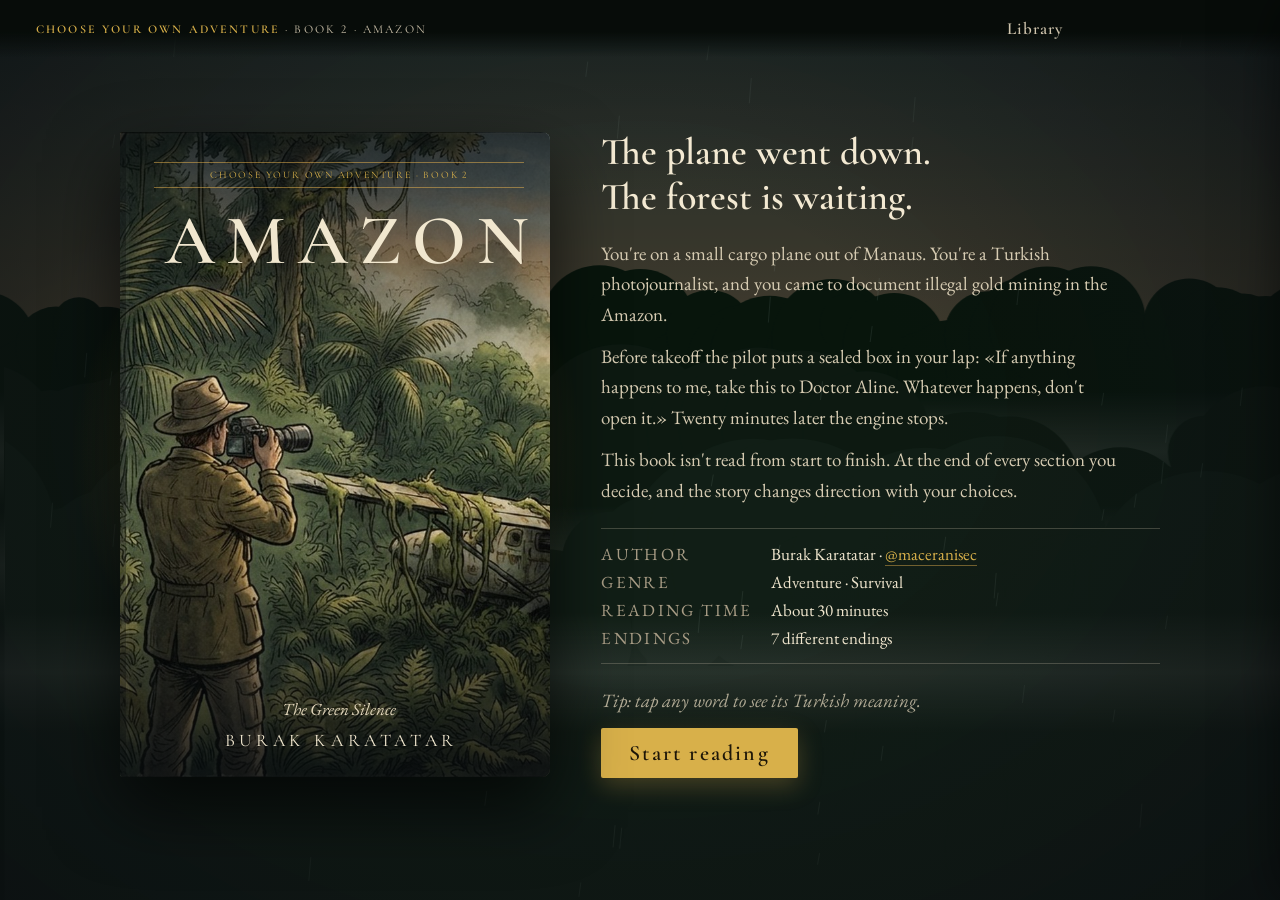
<file: kitaplar/amazon-en/index.html>
<!DOCTYPE html>
<html lang="en">
<head>
<meta charset="utf-8">
<meta name="viewport" content="width=device-width, initial-scale=1">
<title>Amazon</title>
<link rel="preconnect" href="https://fonts.googleapis.com">
<link rel="preconnect" href="https://fonts.gstatic.com" crossorigin>
<link href="https://fonts.googleapis.com/css2?family=Cormorant+Garamond:ital,wght@0,500;0,600;1,500&family=EB+Garamond:ital,wght@0,400;0,500;1,400&family=Caveat:wght@500;600&display=swap" rel="stylesheet">
<script type="application/json" id="book-meta">
{
  "id": "amazon-en",
  "seri": "Choose Your Own Adventure",
  "kitapNo": 2,
  "baslik": "Amazon",
  "altBaslik": "The Green Silence",
  "yazar": "Burak Karatatar",
  "instagram": "https://www.instagram.com/maceranisec/",
  "instagramKullanici": "maceranisec",
  "slogan": "The plane went down. The forest is waiting.",
  "tur": "Adventure · Survival",
  "okumaSuresi": "About 30 minutes",
  "sonSayisi": 7,
  "kapak": "img/kapak.jpg",
  "kapakYedek": "img/ucak.jpg",
  "dil": "en",
  "kaynak": "amazon",
  "sonAnahtari": "amazon-en-sonlar",
  "kutuphane": "../../index.html"
}
</script>
<style>
/* Tek tema bilerek: karanlık bir oda, masada açık bir kitap, arkada fırtınalı pencere.
   Düzen: masaüstünde iki sayfalı açık kitap (solda levha ve bekçinin kaydı, sağda metin), telefonda tek sayfa. */
:root {
  --night: #0c1012;        /* oda, kitabın dışı */
  --paper: #efe6d1;        /* sayfa */
  --paper-edge: #e2d6bb;   /* sayfa kenarı, cilt gölgesi */
  --ink: #2b241d;          /* metin mürekkebi */
  --faded: #75685a;        /* soluk mürekkep, ikincil metin */
  --rubric: #8d3a26;       /* kırmızı mürekkep: § numaraları, başharfler, süslemeler */
  --lamp: #e9b34f;         /* fener ışığı, kapak vurgusu */
  --display: "Cormorant Garamond", "Iowan Old Style", Georgia, serif;
  --body: "EB Garamond", "Iowan Old Style", Georgia, serif;
  --hand: "Caveat", "Segoe Print", "Bradley Hand", cursive;
  --cloth: #3b2520;        /* cilt kumaşı */
  color-scheme: light;
}
* { box-sizing: border-box; }
html, body { height: 100%; margin: 0; }
body { background: var(--night); color: var(--ink); font-family: var(--body); overflow: hidden; }
canvas#sea { position: fixed; inset: 0; width: 100%; height: 100%; display: block; opacity: 0.42; }
.vignette { position: fixed; inset: 0; pointer-events: none; background: radial-gradient(ellipse at 50% 45%, rgba(12,16,18,0) 30%, rgba(12,16,18,0.85) 100%); }

/* üst şerit */
.top {
  background: linear-gradient(var(--night) 55%, rgba(12,16,18,0));
  position: fixed; top: 0; left: 0; right: 0; z-index: 4;
  display: flex; align-items: center; justify-content: space-between; gap: 12px; flex-wrap: wrap;
  padding: 12px clamp(16px, 3vw, 36px);
  font-family: var(--display); color: #cfc4ad;
}
.top .series { font-size: 12px; letter-spacing: 0.18em; text-transform: uppercase; }
.top .series b { color: var(--lamp); font-weight: 600; }
.top nav { display: flex; gap: 6px; align-items: center; flex-wrap: wrap; }
.link {
  font-family: var(--display); font-size: 17px; font-weight: 600; letter-spacing: 0.06em;
  background: none; border: 0; color: #cfc4ad; cursor: pointer; padding: 6px 10px; border-radius: 2px;
}
.link:hover { color: var(--lamp); }
a.link { text-decoration: none; }
.link:focus-visible, .choice:focus-visible, .btn:focus-visible { outline: 2px solid var(--lamp); outline-offset: 3px; }
.confirm { display: none; gap: 4px; align-items: center; font-style: italic; color: #cfc4ad; font-size: 16px; }
.confirm.show { display: inline-flex; }

main { position: relative; z-index: 2; height: 100%; overflow-y: auto; padding: 64px clamp(10px, 3vw, 40px) 40px; }

/* ---------- açık kitap ---------- */
.book {
  max-width: 1120px; margin: 0 auto;
  display: grid; grid-template-columns: 1fr 1fr;
  background: var(--paper);
  border-radius: 3px 6px 6px 3px;
  box-shadow: 0 30px 80px rgba(0,0,0,0.6), 0 0 0 1px rgba(0,0,0,0.25), 0 6px 0 -2px #d9ccad, 0 10px 0 -4px #cdbf9e;
  position: relative;
}
.book::before { /* cilt */
  content: ""; position: absolute; top: 0; bottom: 0; left: 50%; width: 70px; transform: translateX(-50%); pointer-events: none;
  background: linear-gradient(90deg, rgba(0,0,0,0) 0%, rgba(80,60,30,0.10) 38%, rgba(40,28,10,0.28) 50%, rgba(80,60,30,0.10) 62%, rgba(0,0,0,0) 100%);
}
.leaf {
  position: relative; padding: 46px clamp(26px, 4vw, 58px) 54px;
  background-image:
    radial-gradient(rgba(120,95,55,0.07) 1px, transparent 1px),
    radial-gradient(rgba(120,95,55,0.05) 1px, transparent 1px);
  background-size: 7px 7px, 11px 11px; background-position: 0 0, 3px 5px;
  min-height: min(760px, calc(100vh - 110px));
}
.leaf.left { border-right: 1px solid rgba(120,95,55,0.15); }
.folio { position: absolute; bottom: 20px; left: 0; right: 0; text-align: center; font-family: var(--display); font-size: 15px; color: var(--faded); letter-spacing: 0.1em; }

/* sol sayfa: levha + kayıt */
.plate { display: flex; flex-direction: column; gap: 22px; }
.act-title { text-align: center; font-family: var(--display); text-transform: uppercase; letter-spacing: 0.22em; font-size: 13.6px; color: var(--rubric); }
.act-title span { display: block; font-size: 30px; letter-spacing: 0.06em; color: var(--ink); font-variant: normal; text-transform: none; font-weight: 600; margin-top: 2px; }
.ill { margin: 0; padding: 10px; background: #f6efdf; border: 1px solid rgba(80,60,30,0.25); box-shadow: inset 0 0 0 4px var(--paper), inset 0 0 0 5px rgba(80,60,30,0.25); }
.ill img { display: block; width: 100%; aspect-ratio: 16 / 9; object-fit: cover; filter: sepia(0.18) contrast(1.02); }
.ill figcaption { text-align: center; font-style: italic; font-size: 16px; color: var(--faded); margin-top: 8px; }
.log { border-top: 1px solid rgba(80,60,30,0.3); border-bottom: 1px solid rgba(80,60,30,0.3); padding: 14px 4px; display: grid; grid-template-columns: repeat(3, 1fr); text-align: center; gap: 6px; }
.log div { font-size: 11.2px; color: var(--faded); text-transform: uppercase; letter-spacing: 0.12em; }
.log b { display: block; font-family: var(--display); font-size: 30px; color: var(--ink); font-weight: 600; letter-spacing: 0.02em; font-variant-numeric: lining-nums tabular-nums; text-transform: none; }
.margin-note { font-style: italic; font-size: 18px; line-height: 1.55; color: var(--faded); text-align: center; padding: 0 10px; text-wrap: balance; }
.fleuron { text-align: center; color: var(--rubric); font-size: 22px; letter-spacing: 0.6em; }

/* sağ sayfa: metin */
.sect { text-align: center; font-family: var(--display); color: var(--rubric); font-size: 22px; font-weight: 600; letter-spacing: 0.08em; }
.sect::before, .sect::after { content: "❧"; font-size: 16px; margin: 0 12px; position: relative; top: -2px; opacity: 0.8; }
.sect::before { display: inline-block; transform: scaleX(-1); }
.leaf h2 { font-family: var(--display); font-weight: 600; font-size: 24px; text-align: center; margin: 6px 0 4px; text-transform: uppercase; letter-spacing: 0.08em; text-wrap: balance; }
.kind { text-align: center; font-style: italic; color: var(--rubric); font-size: 17px; margin-bottom: 4px; }
.text { margin-top: 22px; }
.text p { font-size: 20px; line-height: 1.58; margin: 0 0 12px; text-align: justify; hyphens: auto; -webkit-hyphens: auto; text-indent: 1.4em; }
.text p.lead, .text p.first { text-indent: 0; }
.text p.lead::first-letter { float: left; font-family: var(--display); font-weight: 600; color: var(--rubric); font-size: 76px; line-height: 0.82; padding: 6px 8px 0 0; }
.text p.quote { font-style: italic; text-indent: 0; margin: 4px 1.6em 14px; text-align: left; color: #3d342b; }
.sub { font-family: var(--display); text-transform: uppercase; letter-spacing: 0.2em; color: var(--rubric); font-size: 13.6px; text-align: center; margin: 26px 0 10px; }
.fates { list-style: none; padding: 0; margin: 0; }
.fates li { font-size: 18px; line-height: 1.5; padding: 7px 0; border-bottom: 1px dotted rgba(80,60,30,0.35); }
.fates b { text-transform: uppercase; letter-spacing: 0.06em; font-size: 15.2px; margin-right: 6px; }
.the-end { text-align: center; font-family: var(--display); font-size: 40px; letter-spacing: 0.4em; color: var(--ink); margin: 30px 0 4px; padding-left: 0.4em; }
.missed { list-style: none; padding: 0; margin: 0; }
.missed li { font-style: italic; color: var(--faded); font-size: 17px; text-align: center; padding: 3px 0; }
.tally { text-align: center; font-style: italic; color: var(--faded); font-size: 16px; margin-top: 14px; }

/* seçenekler: oyun kitabı yönergesi */
.choices { margin-top: 26px; border-top: 1px solid rgba(80,60,30,0.3); padding-top: 14px; display: flex; flex-direction: column; }
.choice {
  display: flex; align-items: baseline; gap: 10px; width: 100%; text-align: left; cursor: pointer;
  background: none; border: 0; border-bottom: 1px dotted rgba(80,60,30,0.3); padding: 11px 4px;
  font-family: var(--body); font-size: 19px; line-height: 1.4; color: var(--ink);
}
.choice .ct { flex: 1; font-style: italic; }
.choice .cn { font-family: var(--display); font-weight: 600; font-size: 20px; color: var(--rubric); white-space: nowrap; font-variant-numeric: lining-nums; }
.choice:hover .ct { text-decoration: underline; text-decoration-color: var(--rubric); text-underline-offset: 4px; }
.choice:hover { background: rgba(141,58,38,0.05); }

/* sayfa çevirme */
@keyframes ink { from { opacity: 0.1; transform: translateX(10px); } to { opacity: 1; transform: none; } }

/* ---------- kapak ---------- */
.cover-wrap { max-width: 1040px; margin: 0 auto; display: grid; grid-template-columns: minmax(280px, 430px) 1fr; gap: clamp(24px, 4vw, 56px); align-items: center; min-height: calc(100vh - 120px); }
.cover {
  container-type: inline-size;
  position: relative; aspect-ratio: 2 / 3; border-radius: 3px 8px 8px 3px; overflow: hidden;
  background: #101619 center / cover no-repeat;
  box-shadow: 0 30px 70px rgba(0,0,0,0.7), inset 6px 0 0 rgba(0,0,0,0.25), inset 9px 0 0 rgba(255,255,255,0.05);
  color: #f1e7cf; display: flex; flex-direction: column; justify-content: space-between; padding: 30px 26px 26px 34px;
}
.cover::before { content: ""; position: absolute; inset: 0; background: linear-gradient(rgba(6,10,12,0.78) 0%, rgba(6,10,12,0.05) 38%, rgba(6,10,12,0.05) 62%, rgba(6,10,12,0.85) 100%); }
.cover > * { position: relative; }
.cover .band { font-family: var(--display); text-transform: uppercase; letter-spacing: 0.18em; font-size: clamp(9px, 2.7cqi, 12.5px); white-space: nowrap; text-align: center; color: var(--lamp); border-top: 1px solid rgba(233,179,79,0.5); border-bottom: 1px solid rgba(233,179,79,0.5); padding: 6px 0; }
.cover h1 { font-family: var(--display); font-weight: 600; font-size: clamp(44px, 19cqi, 88px); letter-spacing: 0.16em; text-align: center; margin: 18px 0 0; padding-left: 0.16em; line-height: 1; text-shadow: 0 2px 24px rgba(0,0,0,0.6); }
.cover .subt { text-align: center; font-style: italic; font-size: clamp(15px, 4.6cqi, 20px); margin-bottom: 10px; color: #e4d8bd; }
.cover .author { text-align: center; font-family: var(--display); font-size: clamp(14px, 4.8cqi, 20px); letter-spacing: 0.26em; text-transform: uppercase; padding-left: 0.26em; white-space: nowrap; }
.backcover { color: #e6dcc4; }
.backcover .slogan { font-family: var(--display); font-size: clamp(28px, 3.2vw, 38px); line-height: 1.2; font-weight: 600; color: #f3e9d2; margin: 0 0 18px; text-wrap: balance; }
.backcover p { font-size: 19px; line-height: 1.6; margin: 0 0 12px; max-width: 58ch; color: #d6cbb2; }
.colophon { display: grid; grid-template-columns: auto 1fr; gap: 6px 18px; margin: 22px 0; padding: 14px 0; border-top: 1px solid rgba(214,203,178,0.25); border-bottom: 1px solid rgba(214,203,178,0.25); font-size: 17px; }
.colophon dt { text-transform: uppercase; letter-spacing: 0.14em; color: #a99d86; }
.colophon dd { margin: 0; color: #efe5cd; }
.btn {
  font-family: var(--display); font-size: 22px; font-weight: 600; letter-spacing: 0.1em;
  background: var(--lamp); color: #1d1608; border: 0; padding: 12px 28px; border-radius: 2px; cursor: pointer;
  box-shadow: 0 8px 24px rgba(233,179,79,0.25);
}
.btn:hover { background: #f2c56a; }

/* ---------- defter ---------- */
.drawer {
  position: fixed; top: 0; right: 0; bottom: 0; z-index: 6; width: min(400px, 92vw);
  background: var(--paper); color: var(--ink); box-shadow: -20px 0 50px rgba(0,0,0,0.5);
  transform: translateX(105%); transition: transform .35s ease; padding: 28px 28px 34px; overflow-y: auto;
}
.drawer.open { transform: none; }
.drawer::before { content: ""; position: absolute; top: 0; left: 28px; width: 14px; height: 70px; background: var(--rubric); clip-path: polygon(0 0, 100% 0, 100% 100%, 50% 82%, 0 100%); }
.drawer h3 { font-family: var(--display); text-transform: uppercase; letter-spacing: 0.2em; color: var(--rubric); font-size: 14.4px; margin: 26px 0 8px; text-align: center; }
.drawer h3:first-of-type { margin-top: 54px; }
.drawer ul { list-style: none; padding: 0; margin: 0; }
.drawer li { font-size: 17px; line-height: 1.5; padding: 8px 0; border-bottom: 1px dotted rgba(80,60,30,0.35); }
.drawer .empty { color: var(--faded); font-style: italic; }
.drawer-close { position: absolute; top: 14px; right: 16px; color: var(--ink); }

.toast {
  position: fixed; left: 50%; top: 58px; z-index: 7; transform: translate(-50%, -10px);
  font-style: italic; font-size: 18px; color: var(--paper); background: rgba(43,36,29,0.94);
  padding: 9px 18px; border-radius: 2px; border-left: 3px solid var(--rubric);
  opacity: 0; transition: opacity .4s, transform .4s; pointer-events: none; max-width: 90vw; text-align: center;
}
.toast.show { opacity: 1; transform: translate(-50%, 0); }

@media (max-width: 860px) {
  .book { grid-template-columns: 1fr; }
  .book::before { display: none; }
  .leaf { min-height: 0; padding: 30px 22px 50px; }
  .leaf.left { border-right: 0; border-bottom: 1px solid rgba(120,95,55,0.2); padding-bottom: 24px; }
  .plate { position: static; gap: 14px; }
  .log b { font-size: 24px; }
  .text p { font-size: 18.5px; text-align: left; }
  .leaf.left .folio { display: none; }
  main { padding-top: 92px; }
  .top .series { font-size: 13px; }
  .cover-wrap { grid-template-columns: 1fr; justify-items: center; }
  .cover { width: min(360px, 86vw); }
  .backcover { text-align: left; }
}
@media (prefers-reduced-motion: reduce) {
  .turn .leaf.right > *, .turn .leaf.left .plate { animation: none; }
  .drawer, .toast { transition: none; }
}

/* ===== kitap havası: cilt, sayfa kalınlığı, kurdele, sayfa başlıkları ===== */
.binding {
  max-width: 1150px; margin: 6px auto 30px; position: relative;
  background: var(--cloth); border-radius: 6px; padding: 12px 14px 14px;
  background-image: repeating-linear-gradient(45deg, rgba(255,255,255,0.025) 0 2px, transparent 2px 4px), repeating-linear-gradient(-45deg, rgba(0,0,0,0.08) 0 2px, transparent 2px 4px);
  box-shadow: 0 34px 80px rgba(0,0,0,0.65), inset 0 0 0 1px rgba(255,255,255,0.06), inset 0 0 30px rgba(0,0,0,0.5);
}
.binding .book { box-shadow: 0 2px 6px rgba(0,0,0,0.35); border-radius: 2px; perspective: 2400px; }
.edges { position: absolute; top: 16px; bottom: 18px; z-index: 0; border-radius: 2px;
  background: repeating-linear-gradient(90deg, #efe6d1 0 1px, #cfc1a0 1px 2px); }
.edges.l { right: calc(100% - 14px); }
.edges.r { left: calc(100% - 14px); }
.ribbon { position: absolute; z-index: 3; top: -6px; left: calc(50% + 14px); width: 11px; height: calc(100% + 46px); pointer-events: none;
  background: linear-gradient(90deg, #6f2a1b, #9b4430 45%, #7a2f1f); clip-path: polygon(0 0, 100% 0, 100% 100%, 50% calc(100% - 12px), 0 100%);
  box-shadow: 2px 0 4px rgba(0,0,0,0.3); opacity: 0.95; }
.leaf { background-color: var(--paper); }
.leaf.left { background-image:
    linear-gradient(90deg, rgba(90,65,30,0.10) 0%, rgba(90,65,30,0) 7%, rgba(90,65,30,0) 84%, rgba(70,50,20,0.16) 100%),
    radial-gradient(rgba(120,95,55,0.07) 1px, transparent 1px), radial-gradient(rgba(120,95,55,0.05) 1px, transparent 1px); }
.leaf.right { background-image:
    linear-gradient(90deg, rgba(70,50,20,0.16) 0%, rgba(90,65,30,0) 16%, rgba(90,65,30,0) 93%, rgba(90,65,30,0.10) 100%),
    radial-gradient(rgba(120,95,55,0.07) 1px, transparent 1px), radial-gradient(rgba(120,95,55,0.05) 1px, transparent 1px); }
.leaf { background-size: auto, 7px 7px, 11px 11px; background-position: 0 0, 0 0, 3px 5px; }
.runhead { position: absolute; top: 20px; left: 0; right: 0; text-align: center; font-family: var(--display); text-transform: uppercase; letter-spacing: 0.26em; font-size: 11.2px; color: var(--faded); }
.folio { bottom: 20px; text-align: left; padding: 0 clamp(26px, 4vw, 58px); font-variant-numeric: oldstyle-nums; font-size: 16px; }
.leaf.right .folio { text-align: right; }

/* bekçinin defteri: el yazısı kayıt */
.ledger { background: #f6eedb; border: 1px solid rgba(80,60,30,0.25); padding: 12px 16px 14px; transform: rotate(-0.6deg);
  background-image: repeating-linear-gradient(transparent 0 29px, rgba(70,90,120,0.22) 29px 30px); box-shadow: 0 2px 6px rgba(60,40,10,0.12); }
.ledger .lh { font-family: var(--display); text-transform: uppercase; letter-spacing: 0.2em; font-size: 10.4px; color: var(--rubric); }
.ledger .lv { font-family: var(--hand); font-size: 25px; line-height: 30px; color: #263a5a; }
.margin-note.hand { font-family: var(--hand); font-style: normal; font-size: 24px; line-height: 1.25; color: #263a5a; transform: rotate(-1.2deg); }
.margin-note .lbl { display: block; font-family: var(--body); font-style: italic; font-size: 16px; color: var(--faded); margin-bottom: 6px; }

/* seçenekler: içindekiler gibi noktalı çizgi */
.choice { border-bottom: 0; padding: 9px 2px; gap: 8px; }
.choice .ct { flex: 0 1 auto; }
.choice .lead-dots { flex: 1 1 24px; border-bottom: 2px dotted rgba(80,60,30,0.45); transform: translateY(-5px); min-width: 24px; }
.choice .cn::before { content: "§ "; font-size: 15px; }
.choices { border-top: 0; }
.choices::before { content: "❦"; display: block; text-align: center; color: var(--rubric); font-size: 20px; margin-bottom: 6px; }

/* sayfa çevirme */
.flip { position: absolute; top: 0; bottom: 0; left: 50%; width: 50%; z-index: 5; transform-origin: left center; transform-style: preserve-3d; pointer-events: none; animation: flip .85s cubic-bezier(.45,.05,.3,1) forwards; }
.flip .face { position: absolute; inset: 0; overflow: hidden; backface-visibility: hidden; -webkit-backface-visibility: hidden; }
.flip .face.back { transform: rotateY(180deg); }
.flip .face::after { content: ""; position: absolute; inset: 0; pointer-events: none; animation: shade .85s ease forwards; }
@keyframes flip { from { transform: rotateY(0deg); } to { transform: rotateY(-180deg); } }
@keyframes shade { 0% { background: rgba(40,28,10,0); } 50% { background: rgba(40,28,10,0.28); } 100% { background: rgba(40,28,10,0); } }
.hide-under { visibility: hidden; }
.lift { position: absolute; inset: 0; z-index: 5; transform-origin: left center; pointer-events: none; animation: lift .6s ease-in forwards; background: var(--paper); overflow: hidden; }
@keyframes lift { 0% { transform: perspective(1400px) rotateY(0); opacity: 1; box-shadow: 0 0 0 rgba(0,0,0,0); } 75% { opacity: 1; box-shadow: 20px 0 40px rgba(0,0,0,0.35); } 100% { transform: perspective(1400px) rotateY(-100deg); opacity: 0; } }

@media (max-width: 860px) {
  .binding { padding: 8px 8px 10px; }
  .edges, .ribbon { display: none; }
  .ledger .lv { font-size: 22px; }
  .runhead { top: 12px; }
}
@media (prefers-reduced-motion: reduce) { .flip, .lift { display: none; } }

/* ===== karar kartları ===== */
.choices { margin-top: 30px; gap: 12px; }
.choices::before { content: none; }
.decide { display: flex; align-items: center; gap: 14px; margin-bottom: 4px; font-family: var(--display); text-transform: uppercase; letter-spacing: 0.2em; font-size: 13.6px; color: var(--rubric); }
.decide::before, .decide::after { content: ""; flex: 1; height: 1px; background: linear-gradient(90deg, transparent, rgba(141,58,38,0.5)); }
.decide::after { background: linear-gradient(90deg, rgba(141,58,38,0.5), transparent); }
.choice {
  display: grid; grid-template-columns: 52px 1fr auto; align-items: center; gap: 14px;
  padding: 12px 16px 12px 12px; border: 1px solid rgba(80,60,30,0.22); border-radius: 3px;
  background: #f7f0de; box-shadow: inset 0 0 0 3px #f7f0de, inset 0 0 0 4px rgba(80,60,30,0.12), 0 1px 2px rgba(60,40,10,0.08);
  transition: transform .18s ease, box-shadow .18s ease, border-color .18s ease;
}
.choice:hover { background: #f9f3e4; border-color: rgba(141,58,38,0.55); transform: translateY(-2px);
  box-shadow: inset 0 0 0 3px #f9f3e4, inset 0 0 0 4px rgba(141,58,38,0.25), 0 8px 18px rgba(60,40,10,0.14); }
.choice .ct { font-style: normal; font-size: 19px; line-height: 1.35; }
.choice:hover .ct { text-decoration: none; }
.choice .lead-dots { display: none; }
.choice .seal {
  width: 46px; height: 46px; border-radius: 50%; display: grid; place-items: center;
  background: radial-gradient(circle at 35% 30%, #b45a40, #8d3a26 55%, #6e2a1a);
  box-shadow: inset 0 0 0 3px rgba(255,235,210,0.18), inset 0 -3px 6px rgba(0,0,0,0.25), 0 2px 3px rgba(60,20,10,0.3);
  color: #f6e9d0; font-family: var(--display); font-weight: 600; font-size: 19px; font-variant-numeric: lining-nums; letter-spacing: 0.02em;
}
.choice .seal.blank { background: radial-gradient(circle at 35% 30%, #a99a80, #85765e 60%, #6b5e49); font-size: 20px; }
.choice .go { font-style: italic; font-size: 15px; color: var(--rubric); opacity: 0; transform: translateX(-6px); transition: opacity .18s, transform .18s; white-space: nowrap; }
.choice:hover .go, .choice:focus-visible .go { opacity: 1; transform: none; }
@media (max-width: 860px) {
  .choice { grid-template-columns: 44px 1fr; padding: 11px 12px 11px 10px; }
  .choice .seal { width: 40px; height: 40px; font-size: 17px; }
  .choice .go { display: none; }
}
@media (prefers-reduced-motion: reduce) { .choice, .choice .go { transition: none; } .choice:hover { transform: none; } }

/* yumuşatılmış kararlar: durağanken basılı satır, üstüne gelince kart */
.choices { gap: 0; }
.choice {
  background: transparent; border: 0; border-radius: 3px; box-shadow: none;
  border-bottom: 1px solid rgba(80,60,30,0.18); padding: 12px 14px 12px 6px;
}
.choice:last-child { border-bottom: 0; }
.choice { grid-template-columns: 52px 1fr; }
.choice .go { display: none; }
.choice .seal { width: 42px; height: 42px; font-size: 18px; box-shadow: inset 0 0 0 2px rgba(255,235,210,0.16), 0 1px 2px rgba(60,20,10,0.25); transition: transform .18s ease; }
.choice:hover, .choice:focus-visible {
  background: #f7f0de; border-bottom-color: transparent; transform: translateY(-1px);
  box-shadow: 0 0 0 1px rgba(141,58,38,0.35), 0 6px 16px rgba(60,40,10,0.12);
}
.choice:hover .seal { transform: rotate(-8deg) scale(1.05); }
@media (hover: none) {
  .choice { padding-top: 13px; padding-bottom: 13px; }
  .choice:active { background: #f7f0de; box-shadow: 0 0 0 1px rgba(141,58,38,0.35); }
}
@media (prefers-reduced-motion: reduce) { .choice .seal { transition: none; } .choice:hover .seal { transform: none; } }

.ig { color: var(--lamp); text-decoration: none; border-bottom: 1px solid rgba(233,179,79,0.45); }
.ig:hover { color: #f2c56a; border-bottom-color: #f2c56a; }
.leaf .ig { color: var(--rubric); border-bottom-color: rgba(141,58,38,0.4); }

/* Cormorant'ın eski stil "1" rakamı "ı" gibi görünüyor: başlıklarda düz rakam */
body, .sect, .cover .band, .top .series, .choice .seal, h1, h2 { font-variant-numeric: lining-nums; }

/* Amazon teması: yeşil mürekkep, koyu orman yeşili cilt, sıcak altın ışık */
:root {
  --night: #070c09;
  --rubric: #2f5e3e;
  --cloth: #1d3326;
  --lamp: #d8b04a;
}
canvas#sea { opacity: 0.62; }
.ribbon { background: linear-gradient(90deg, #1f4a30, #2f6a46 45%, #234f35); }
.choice .seal { background: radial-gradient(circle at 35% 30%, #4f8a5e, #2f5e3e 55%, #1f4229); }
.drawer::before { background: var(--rubric); }
.leaf .ig { color: var(--rubric); }
/* hafif yeşil, eskimiş kâğıt */
:root { --paper:#e9e8d2; --paper-edge:#d9dabc; }
.book { box-shadow: 0 30px 80px rgba(0,0,0,0.6), 0 0 0 1px rgba(0,0,0,0.25), 0 6px 0 -2px #d3d5b6, 0 10px 0 -4px #c6c9a6; }
.ill, .ledger { background-color:#f1f0de; border-color: rgba(50,70,40,0.25); }
.choice, .choice:active { background-color:#f1f0de; box-shadow: inset 0 0 0 3px #f1f0de, inset 0 0 0 4px rgba(50,70,40,0.14), 0 1px 2px rgba(30,50,20,0.08); }
.choice:hover { background-color:#f4f3e5; border-color: rgba(47,94,62,0.55); box-shadow: inset 0 0 0 3px #f4f3e5, inset 0 0 0 4px rgba(47,94,62,0.25), 0 8px 18px rgba(30,50,20,0.14); }


/* ---------- canlılık: görsel yavaşça yaklaşır, seçenekler sırayla gelir, kapak süzülür ---------- */
.ill .kb { overflow: hidden; }
.ill .kb img { animation: kb 20s ease-in-out infinite alternate; transform-origin: 50% 45%; }
@keyframes kb { from { transform: scale(1.02); } to { transform: scale(1.14) translate(-1.5%, -1%); } }
.choices .choice { animation: cin .55s cubic-bezier(.2,.8,.2,1) both; }
.choices .choice:nth-child(1) { animation-delay: .35s; } .choices .choice:nth-child(2) { animation-delay: .45s; }
.choices .choice:nth-child(3) { animation-delay: .55s; } .choices .choice:nth-child(4) { animation-delay: .65s; }
.choices .choice:nth-child(5) { animation-delay: .75s; } .choices .choice:nth-child(6) { animation-delay: .85s; }
@keyframes cin { from { opacity: 0; transform: translateY(10px); } to { opacity: 1; transform: none; } }
.cover { animation: coverfloat 7s ease-in-out infinite; }
@keyframes coverfloat { 0%, 100% { transform: translateY(0) rotate(-0.4deg); } 50% { transform: translateY(-8px) rotate(0.4deg); } }
.cover-wrap { position: relative; }
.cover-wrap::before { content: ""; position: absolute; left: 0; top: 50%; width: min(520px, 90vw); aspect-ratio: 1; transform: translate(-10%, -50%); pointer-events: none; z-index: -1;
  background: radial-gradient(closest-side, color-mix(in srgb, var(--lamp) 32%, transparent), transparent); animation: glow 6s ease-in-out infinite; }
@keyframes glow { 0%, 100% { opacity: 0.6; } 50% { opacity: 1; } }
.the-end { animation: endin 1.4s .2s cubic-bezier(.2,.8,.2,1) both; }
@keyframes endin { from { opacity: 0; letter-spacing: 0.9em; } to { opacity: 1; } }
@media (prefers-reduced-motion: reduce) { .ill .kb img, .choices .choice, .cover, .cover-wrap::before, .the-end { animation: none; } }
</style>
<link rel="icon" href="../../favicon.svg" type="image/svg+xml">
<link rel="icon" href="../../favicon-32.png" sizes="32x32" type="image/png">
<link rel="apple-touch-icon" href="../../apple-touch-icon.png">
</head>
<body>
<canvas id="sea" aria-hidden="true"></canvas>
<div class="vignette" aria-hidden="true"></div>

<header class="top">
  <div class="series"><b>Choose Your Own Adventure</b> · Book 2 · Amazon</div>
  <nav>
    <a class="link" id="lnk-lib" href="#" hidden>Library</a>
    <button class="link" id="btn-book" type="button">Notebook <span id="note-count"></span></button>
    <button class="link" id="btn-cover" type="button">Cover</button>
    <span class="confirm" id="confirm">Your reading will start over. Are you sure?
      <button class="link" id="btn-yes" type="button">Yes</button>
      <button class="link" id="btn-no" type="button">No</button>
    </span>
  </nav>
</header>

<main id="main"><div id="view"></div></main>

<aside class="drawer" id="drawer" aria-label="Notebook">
  <button class="link drawer-close" id="btn-close" type="button">Close</button>
  <h3>Your pockets</h3>
  <ul id="items"></ul>
  <h3>Your notes</h3>
  <ul id="notes"></ul>
  <h3>Endings found</h3>
  <ul id="endings"></ul>
</aside>

<div class="toast" id="toast" role="status"></div>

<script>
const ENDINGS = [
  { id: "temizsu",    title: "Clean Water" },
  { id: "pist",       title: "A Deal on the Airstrip" },
  { id: "nehir",      title: "The Voice of the River" },
  { id: "bedel",      title: "The Price" },
  { id: "enfeksiyon", title: "Infection" },
  { id: "yanlis",     title: "The Wrong Call" },
  { id: "kayip",      title: "Lost" }
];

const IMG = {
  ucak: "img/ucak.jpg", enkaz: "img/enkaz.jpg", tomas: "img/tomas.jpg",
  kutu: "img/kutu.jpg", yaku: "img/yaku.jpg",
  dantas: "img/dantas.jpg", sal: "img/sal.jpg", koy: "img/koy.jpg",
  kilise: "img/kilise.jpg", pist: "img/pist.jpg", inis: "img/inis.jpg"
};

function rel(s, who, n, msg) { s.r[who] = (s.r[who] || 0) + n; if (msg) toast(msg); }
function note(s, text) { if (!s.notes.includes(text)) s.notes.push(text); }
function flag(s, k) { s.f[k] = true; }
function has(s, k) { return !!s.f[k]; }
// s.aldi keeps the source edition's values (the parity test compares state); this maps them to English.
const ALDI = { "ilk yardım çantasını": "the first-aid kit", "uydu telefonunu": "the satellite phone", "kutuyu": "the box", "palayı": "the machete" };
// Extra evidence handed to Aline
function kanitlar(s) {
  const k = [];
  if (has(s, "SU_ORNEGI")) k.push("a bottle of river water");
  if (has(s, "KANIT_MADEN")) k.push("the photos of the mercury raft");
  if (has(s, "IZINLI_FOTO")) k.push("the photos of Ytuá, taken with permission");
  if (has(s, "TANIKLIK")) k.push("your notebook, full of Kayara's words");
  if (has(s, "DEFTER")) k.push("Tomás's flight log");
  if (has(s, "FOTO") && has(s, "SABOTAJ")) k.push("the photo of the man in the hangar");
  return k;
}
// The best ending needs at least two pieces of evidence besides the box
function guclu(s) { return kanitlar(s).length >= 2; }
// Whoever holds the box at the handover brings it to you
function kutuEle(s) {
  if (s.tasiyan === "yaku") return (has(s, "YAKU_ACTI") || s.kim === "yaku" ? "Yaku jumps down from the tanker and comes to you." : "Yaku steps out from the trees and comes to you.") + " At the last step he hands you the box he has carried all this way. ";
  if (s.tasiyan === "tomas") return has(s, "TOMAS_BEDEL") ? "You pick up the box from where Tomás left it, at the foot of the church wall. " : "Tomás hands you the box. \"You give it,\" he says. ";
  return "";
}
// When Aline looks at the seal
function muhurTepki(s) {
  if (has(s, "KUTU_ACIK")) return "Aline's fingers catch on the broken seal. She looks at you for a moment. \"You opened it.\" It isn't a question. \"I needed to know what I was carrying,\" you say. Aline nods, but the prosecutor beside her writes something in his little notebook: seal broken.";
  if (has(s, "KUTU_KUL")) return "Aline looks at the seal, softened and warped in the fire. \"A fire?\" You nod. She tests the lid, then relaxes: \"Not opened.\"";
  return "Aline checks the seal. Intact.";
}
// Did the reader visit the village scene (k5)? A reader who didn't must hear Ytuá / Iraí / Kayara with an explanation.
function koyde(s) { return !!s.koy; }
function agir(s) { return !has(s, "TEDAVI") && (has(s, "HUMMA") || !has(s, "ILACKIT")); }

const S = {
  /* ================= ACT 1: THE WRECK ================= */
  j1: {
    act: 1, day: 1, time: "06:40", temp: 27, hum: 88, rain: 0.15, img: "ucak", imgLabel: "Cargo plane over the Rio Negro",
    title: "Takeoff",
    text: () => [
      "The small cargo plane out of Manaus dips and climbs over the brown waters of the Rio Negro. Below the wings, an unbroken green runs all the way to the horizon. You sit in the only seat behind the cockpit, your camera in your lap.",
      "You came here for a Turkish magazine, to document illegal gold mining in the Amazon. Three weeks, two cameras, countless memory cards. Before takeoff the pilot, Tomás, gave a short safety talk. His last sentence stuck with you:",
      { q: "If we go down, stay with the plane. People who get lost in the forest are never found." },
      "Then he put something in your lap that surprised you: a small brass-colored metal box with dented corners. The lid is sealed with dark red wax. A name is handwritten along the edge: Dr. Aline Moraes.",
      { q: "If anything happens to me, take this to Doctor Aline in Manaus. Whatever happens, don't open it." },
      "In the hangar, just before takeoff, you'd taken two shots out of habit: a man in a mining company T-shirt with a green logo, standing by the plane's fuel tank and talking to the mechanic.",
      "Twenty minutes after takeoff the engine coughs. Once. Twice. Then it stops. Tomás shouts something in Portuguese, and the nose of the plane tips toward the trees."
    ],
    choices: [
      { t: "Clutch the box to your chest, head down", to: "j2", fx: (s) => { flag(s, "KUTU"); flag(s, "KUTU_GOGUS"); s.via = "kutu"; } },
      { t: "Protect your camera, tighten your belt", to: "j2", fx: (s) => { flag(s, "FOTO"); s.via = "foto"; note(s, "In the hangar a man in a company T-shirt was standing by the fuel tank. The photos are on your camera."); } }
    ]
  },
  j2: {
    act: 1, day: 1, time: "07:15", temp: 30, hum: 94, rain: 0.25, img: "enkaz", imgLabel: "The wreck by the stream",
    title: "The Wreck",
    text: (s) => [
      s.via === "kutu"
        ? "The box is still against your chest. Your ribs ache, but the metal in your hands is cold and solid. Your camera, though, has been flung into a corner of the cabin, its lens cracked."
        : "The camera is around your neck, its lens scratched but working. The box is gone from your lap. The impact threw it somewhere.",
      "The plane tore through the trees and slammed into a small clearing on the bank of a stream. The right wing is gone. Everything smells of fuel, and a thin blue smoke rises from under the engine.",
      "Tomás is pinned in his seat. His left leg is bent at a strange angle, his face white as paper. \"Fuel,\" he says through his teeth. \"It could catch any second.\"",
      "There are useful things in the wreck: the first-aid kit behind the cabin, Tomás's satellite phone, a machete." + (s.via === "foto" ? " And somewhere, the box." : "")
    ],
    choices: [
      { t: "Get Tomás out first", to: "j3", fx: (s) => rel(s, "tomas", 1, "Tomás won't forget that you saved him first.") },
      { t: "Grab the supplies before it burns, then Tomás", to: "j5", fx: (s) => {
        s.via = "malzeme"; ["ILACKIT", "TELEFON", "PALA", "KUTU", "YANIK"].forEach((k) => flag(s, k));
        rel(s, "tomas", -1, "Tomás won't forget that you grabbed the supplies first.");
      } },
      { t: "Follow the stream into the forest to find help", to: "e_kayip", dark: true }
    ]
  },
  e_kayip: {
    act: 1, day: 1, time: "16:00", temp: 33, hum: 96, rain: 0.5,
    end: { id: "kayip", kind: "Early ending" },
    title: "Lost",
    text: () => [
      "A few hundred meters on, the stream splits in two, then in three, then vanishes into a swamp. You try to turn back. Every tree looks like the one before it. The sun is somewhere above the leaves, but you can't tell on which side.",
      "Toward evening, Tomás's words come back to you: people who get lost in the forest are never found. You shout. The forest doesn't answer."
    ],
    sabah: "Three days later a search helicopter finds the burned wreck. Beside it, on the bank of the stream, lies Tomás. They don't find you.",
    akibet: () => [
      ["You", "You were never found. In its next issue, the magazine gave a page to your photographs."],
      ["Tomás", "He was alive when the helicopter came, but he didn't make it to the hospital."],
      ["The box", "Two men climbed out of the helicopter, searched the wreck and took the box. It never reached Manaus."],
      ["The river villages", "For another year, no one noticed the poison in the river."]
    ],
    yil: "The company opened a new camp upriver. The accident report has a single line: «Engine failure.»"
  },
  j3: {
    act: 1, day: 1, time: "07:25", temp: 30, hum: 94, rain: 0.25,
    title: "Fire",
    text: (s) => [
      "You cut his belt and pull Tomás free of the seat. You hook your arms under his and drag him toward the stream. He clenches his teeth so as not to scream.",
      "The moment you reach the sandbank, the fuel behind you goes up with a roar. The heat hits your face.",
      "The wreck's rear door is still open. Before the flames reach the cabin you could dash in and out once. Only once, and you can take only one thing."
    ],
    choices: [
      { t: "Take the first-aid kit", to: "j5", fx: (s) => { flag(s, "ILACKIT"); s.via = "aldi"; s.aldi = "ilk yardım çantasını"; } },
      { t: "Take the satellite phone", to: "j5", fx: (s) => { flag(s, "TELEFON"); s.via = "aldi"; s.aldi = "uydu telefonunu"; } },
      { t: "Find the box and take it", to: "j5", if: (s) => !has(s, "KUTU"), fx: (s) => { flag(s, "KUTU"); s.via = "aldi"; s.aldi = "kutuyu"; } },
      { t: "Take the machete", to: "j5", if: (s) => has(s, "KUTU"), fx: (s) => { flag(s, "PALA"); s.via = "aldi"; s.aldi = "palayı"; } }
    ]
  },
  j5: {
    act: 1, day: 1, time: "08:00", temp: 31, hum: 92, rain: 0.2, img: "tomas", imgLabel: "Tomás",
    title: "The Stream Bank",
    text: (s) => {
      const p = [];
      if (s.via === "malzeme") {
        p.push("You throw the kit, the phone and the machete onto the sand and run back." + (has(s, "KUTU_GOGUS") ? "" : " You find the box under a seat, too.") + " As you drag Tomás out by the arms, the fuel behind you catches. Part of his leg burns, and his scream echoes down the stream.");
        p.push("On the sand, Tomás looks at you. \"You got the things first?\" he asks. He seems to know the answer.");
      } else {
        p.push("You dive into the burning cabin and snatch " + ALDI[s.aldi] + ". The ends of your hair singe. When you get back to the sand, Tomás lifts his head and looks at you. \"Obrigado,\" he says. Then he tries some Turkish: \"Te-şek-kür.\"");
      }
      p.push("The plane is a ball of fire now. Black smoke climbs above the trees. It's eight o'clock and the air is already sticky and hot.");
      p.push("Tomás speaks between gasps: \"The engine... the engine doesn't stop. I've flown this plane for ten years. It never stopped once.\"");
      return p;
    },
    choices: [
      { t: "When the fire dies down, look at the engine", to: "j6", fx: (s) => { flag(s, "SABOTAJ"); s.via = "sabotaj"; note(s, "The fuel line is as clean as a knife cut. Not an accident. Sabotage."); } },
      { t: "Splint Tomás's leg first", to: "j6", fx: (s) => { flag(s, "ATEL"); s.via = "atel"; rel(s, "tomas", 1, "Tomás trusts you more now."); } }
    ]
  },
  j6: {
    act: 1, day: 1, time: "11:30", temp: 34, hum: 85, rain: 0.1,
    title: "Noon",
    text: (s) => {
      const p = [];
      if (s.via === "sabotaj") {
        p.push("When the fire dies down you go close to the engine. A piece of the fuel line hasn't melted. Its end is clean, as if cut with a knife. The man in the hangar comes to mind." + (has(s, "FOTO") ? " You check the shot on your camera: there's something small and shiny in the man's hand. It could be a box cutter." : ""));
        p.push("You bring the melted hose to Tomás. He turns it over in his hands for a long time without a word. Then a single name comes out of his mouth, spat out: \"Ouro Verde.\" The company that owns the gold mine upriver. \"They knew I was carrying the box.\"");
        p.push("Then he groans, holding his leg. No one has touched his leg yet.");
      } else {
        p.push("With two branches and your belt you splint Tomás's leg. " + (has(s, "ILACKIT") ? "The painkillers in the kit work, and a little color comes back into his face." : "There are no painkillers. Tomás bites his lip until it bleeds."));
      }
      if (has(s, "TELEFON")) {
        p.push("The satellite phone's battery shows two bars. Maybe two short calls.");
        p.push("\"The Manaus tower will have heard about the crash,\" says Tomás. \"But call Aline first, her number is in the phone's memory.\" He pauses. \"If you call the tower, the company's men will hear too. They have ears in the tower.\"");
      } else {
        p.push("The satellite phone burned to ash in the wreck. You can't tell anyone. Your only hope is that someone sees the smoke.");
      }
      return p;
    },
    choices: [
      { t: "Call the Manaus tower, ask for an official rescue", to: "j7", if: (s) => has(s, "TELEFON"), fx: (s) => { s.arama = "kule"; flag(s, "KULE"); note(s, "You called the tower. There was a click on the line: someone else was listening."); } },
      { t: "Call Doctor Aline", to: "j7", if: (s) => has(s, "TELEFON"), fx: (s) => { s.arama = "aline"; flag(s, "ALINE"); note(s, "Aline: «Don't give the box to anyone. Follow the river downstream. I'll wait for you at the Santa Clara landing.»"); } },
      { t: "Call no one, save the battery", to: "j7", if: (s) => has(s, "TELEFON"), fx: (s) => { s.arama = "yok"; } },
      { t: "Light a thick smoke signal with wet branches", to: "j7", if: (s) => !has(s, "TELEFON"), fx: (s) => { s.arama = "duman"; flag(s, "DUMAN"); } },
      { t: "Wait in the shade, save your strength", to: "j7", if: (s) => !has(s, "TELEFON"), fx: (s) => { s.arama = "bekle"; } }
    ]
  },
  j7: {
    act: 1, day: 1, time: "18:40", temp: 26, hum: 97, rain: 0.65,
    title: "Night Falls",
    text: (s) => {
      const p = [];
      if (s.arama === "kule") p.push("The tower officer writes down your coordinates. \"Helicopter tomorrow morning.\" Just before the line drops you hear a click. Someone else is listening. Tomás turns his head away. \"Now they know where we are,\" he says, to no one in particular.");
      if (s.arama === "aline") p.push("Aline picks up on the second ring. When you tell her about the crash she's silent for a while. \"Don't give the box to anyone,\" she says then. \"Not even the rescue team. Follow the river downstream. The Santa Clara landing is three days away. I'll be there.\" The battery drops to one bar.");
      if (s.arama === "yok") p.push("You switch the phone off and put it in the bag. The battery stays at two bars. You don't want to spend it before you know whom to trust.");
      if (s.arama === "duman") p.push("The wet branches give off a thick white smoke. It rises for hours. At one point you hear an engine far away, then it fades. Rescue or someone else, you don't know.");
      if (s.arama === "bekle") p.push("You wait all day in the shade on the stream bank. Not a single plane passes.");
      p.push("Night falls all at once in the forest. One moment the sky is orange, the next pitch black. The rain begins: first on the leaves, then everywhere.");
      p.push("Tomás is shivering. " + (has(s, "YANIK") ? "The burn on his leg is red and angry, hot enough to sting your hand. " : "") + "\"Make a fire,\" he says. \"But keep it small. Smoke shows from far away, light from even farther.\"");
      return p;
    },
    choices: [
      { t: "Light a small fire", to: "j8", fx: (s) => { flag(s, "ATES"); } },
      { t: "No fire, stay hidden in the dark", to: "j8", fx: (s) => { if (!has(s, "ILACKIT") || has(s, "YANIK")) flag(s, "HUMMA"); } }
    ]
  },
  j8: {
    act: 1, day: 1, time: "22:00", temp: 24, hum: 99, rain: 0.4, img: (s) => has(s, "KUTU") ? "kutu" : null, imgLabel: "The sealed box",
    title: "The Seal",
    text: (s) => {
      const p = [];
      if (has(s, "ATES")) p.push("The fire crackles. Tomás's shivering eases, and at last he sleeps. Far off, down the river, the sound of an engine rises for a moment and fades.");
      else p.push("In the dark you listen to Tomás's teeth chattering." + (has(s, "HUMMA") ? " You touch his forehead. It's burning." : " At last he sleeps."));
      if (has(s, "KUTU")) {
        p.push("The box is in your lap. The seal is red wax; the tip of a knife or a stone would be enough to break it. Even in the dark you can read Aline's name.");
        p.push("Tomás said don't open it. But without knowing what's inside, you don't know whom you're carrying it for, or why. And someone was willing to bring down a plane for this box.");
      } else {
        p.push("The box stayed in the wreck. You protected your camera in the crash, the box flew somewhere, and then everything caught fire. The one thing Tomás trusted you with is under the ashes now.");
        p.push("A metal box doesn't melt in a fire. In the morning, when the wreck has cooled, you can look for it.");
        p.push("At one point Tomás opens his eyes. You have to decide whether to ask him about the box.");
      }
      return p;
    },
    choices: [
      { t: "Break the seal, open the box", to: "j9", if: (s) => has(s, "KUTU"), fx: (s) => { flag(s, "KUTU_ACIK"); note(s, "The box holds twenty glass tubes of blood, each labeled with a village name and a child's age. Underneath, a report: mercury poisoning."); } },
      { t: "Don't open it. Trust Tomás.", to: "j9", if: (s) => has(s, "KUTU"), fx: (s) => { flag(s, "ACMADI"); rel(s, "tomas", 1, "Tomás will notice that you didn't break the seal."); } },
      { t: "Ask Tomás what's in the box", to: "j9", if: (s) => !has(s, "KUTU"), fx: (s) => { flag(s, "KUTU_BILGI"); note(s, "Tomás: «What's in the box proves the river is poisoned. My village's river too.»"); } },
      { t: "Let him sleep", to: "j9", if: (s) => !has(s, "KUTU") }
    ]
  },
  j9: {
    act: 1, day: 2, time: "05:40", temp: 23, hum: 99, rain: 0.05, img: "yaku", imgLabel: "Yaku in the mist",
    title: "In the Mist",
    enter: (s) => { if (!has(s, "KUTU")) { flag(s, "KUTU"); flag(s, "KUTU_KUL"); toast("You found the box among the ashes."); } },
    text: (s) => {
      const p = [];
      if (has(s, "KUTU_KUL")) {
        p.push("Before dawn, while Tomás sleeps, you go back to the wreck. The fuselage is still warm, and everything smells of soot and burnt plastic. With a stick you rake through the ashes: melted seat frames, blackened cables, the cap of a thermos.");
        p.push("Then the stick strikes metal. The box is in the back corner of the cabin, under an overturned seat. Blackened but whole. The wax seal has softened and warped in the heat, but the lid is still shut. You wrap it in your shirt so as not to burn your palms, and put it in your bag.");
      }
      if (has(s, "KUTU_ACIK")) p.push("You can't stop thinking about what you saw in the box last night: twenty little glass tubes, each with a village name and a child's age. A report underneath. On its first page, a single underlined word: mercury.");
      if (has(s, "ACMADI")) p.push("When Tomás opens his eyes, his first look goes to your bag, to the box. The seal is intact. He doesn't say anything to you, but he bows his head slightly. Like a thank-you.");
      if (has(s, "KUTU_BILGI")) p.push("What Tomás said last night stays with you: what's in the box proves the river is poisoned. His village's river too.");
      p.push("On the far bank of the stream, someone is standing in the mist. A young man with a bow in his hand and a woven basket on his shoulder. You don't know how long he's been watching." + (has(s, "ATES") || has(s, "DUMAN") ? " He must have followed the trail of your fire." : ""));
      p.push((has(s, "ACMADI") ? "When Tomás sees him he" : "Tomás wakes and") + " whispers: \"Waurá-Mairi. No sudden moves. And don't you dare photograph him. To them, a photo taken without permission is theft.\"");
      return p;
    },
    choices: [
      { t: "Raise your hands where he can see them, greet him", to: "j10", fx: (s) => { s.via = "selam"; rel(s, "yaku", 1, "Yaku is starting to warm to you."); } },
      { t: "Grab the machete, step in front of Tomás", to: "j10", if: (s) => has(s, "PALA"), fx: (s) => { s.via = "pala"; rel(s, "yaku", -1, "Yaku won't forget that you met him with a weapon."); } },
      { t: "Raise your camera and snap a quick shot", to: "j10", fx: (s) => { s.via = "foto"; flag(s, "FOTO_CEKTI"); rel(s, "yaku", -2, "Yaku won't forget this."); } }
    ]
  },
  j10: {
    act: 1, day: 2, time: "06:10", temp: 24, hum: 98, rain: 0.05,
    title: "Yaku",
    text: (s) => {
      const p = [];
      if (s.via === "selam") p.push("You raise your hands. The man studies you for a while, then lowers his bow and crosses the stream, jumping from one stone to the next.");
      if (s.via === "pala") p.push("The moment you raise the machete, his bow comes up too. Tomás shouts something in Portuguese. After one long second the man lowers the arrow, but as he crosses the stream he never takes his eyes off your machete.");
      if (s.via === "foto") p.push("The click of the shutter rings through the mist like a gunshot. The man's face darkens. For a moment you think he'll leave. Then he looks at Tomás's leg and crosses the stream, but he doesn't look at you once.");
      p.push("He crouches by Tomás's leg and examines the wound. He and Tomás exchange a few sentences in Portuguese. \"His name is Yaku,\" says Tomás. \"His village is a day downriver.\"");
      p.push("Yaku's eyes catch on the box showing from your bag, on the " + (has(s, "KUTU_ACIK") ? "broken" : "red") + " seal on its lid. \"Aline,\" he says. Then he turns to Tomás and says a long sentence. Tomás swallows and translates:");
      p.push({ q: "This is our blood. Where are you taking the box?" });
      return p;
    },
    choices: [
      { t: "Tell the truth: \"To Doctor Aline. To prove who poisoned the river.\"", to: "act1_end", if: (s) => has(s, "KUTU_ACIK") || has(s, "KUTU_BILGI"), fx: (s) => { s.cevap = "gercek"; rel(s, "yaku", 2, "Yaku has decided to trust you."); } },
      { t: "\"I don't know. The pilot was carrying it and told me not to open it.\"", to: "act1_end", fx: (s) => { s.cevap = "bilmiyorum"; } },
      { t: "\"Camera gear. Nothing important.\"", to: "act1_end", fx: (s) => { s.cevap = "yalan"; rel(s, "yaku", -2); rel(s, "tomas", -1, "Tomás heard your lie."); } }
    ]
  },
  act1_end: {
    act: 1, day: 2, time: "06:30", temp: 25, hum: 96, rain: 0.05,
    actEnd: true, next: { t: "Go on to Act 2", to: "k1" },
    title: "The River",
    text: (s) => {
      const p = [];
      if (s.cevap === "gercek") p.push("Yaku looks at you for a long time. Then he leans over the bag and touches the lid of the box with a fingertip, the way you'd touch the forehead of the dead. \"Santa Clara,\" he says. \"River road. Three days. I take you.\"");
      if (s.cevap === "bilmiyorum") p.push("Yaku shrugs. He says something to Tomás, and Tomás translates: \"I know Aline, she came to our village. I don't know you.\" Still, he gets up and points to the river. \"Come.\"");
      if (s.cevap === "yalan") p.push("Tomás gives you a hard look but says nothing. Yaku glances at the box once more, then at you. Something in his face closes. \"Downriver,\" is all he says. He walks ahead, always keeping three steps between you.");
      p.push("Far off, from down the river, comes the sound of an engine. This time it doesn't fade." + (has(s, "KULE") ? " And in the sky, very far away, the beat of a helicopter's rotor. Rescue, or someone sent by whoever was listening in the tower?" : ""));
      p.push("The Santa Clara landing is three days away. The box is in your bag, Tomás's leg is broken, and you are not alone in the forest.");
      return p;
    }
  },

  /* ================= ACT 2: THE RIVER ================= */
  k1: {
    act: 2, day: 2, time: "09:30", temp: 29, hum: 93, rain: 0.1,
    title: "The Canoe",
    text: (s) => {
      const p = [];
      if (s.cevap === "yalan") p.push("Yaku walks ahead, always keeping three steps between you. He doesn't look back once.");
      p.push("Yaku's canoe is hidden under the roots hanging over the riverbank. A long, narrow boat carved from a single tree trunk. The two of you carry Tomás and lay him in the middle. The box is at his feet, wrapped in a banana leaf.");
      p.push("Here the Rio Negro runs wide and heavy, its water the color of strong tea. Before dipping his paddle, Yaku points out two ways. Tomás translates:");
      p.push({ q: "The main river is fast, but there are motorboats on it. The channel is slow; it goes through the flooded forest. There no one will see us." });
      p.push("Tomás's leg has swollen overnight." + (has(s, "HUMMA") ? " His forehead is still burning." : " His face is pale, but his eyes are open."));
      if (has(s, "KUTU_ACIK")) p.push("There's one more thing. On the last page of the report in the box is a note in Aline's handwriting: «The samples last five days in the heat. After that they're useless.» The crash was yesterday morning.");
      return p;
    },
    choices: [
      { t: "Take the main river, buy time for Tomás", to: "k2", fx: (s) => { s.yol = "ana"; } },
      { t: "Take the channel, move unseen", to: "k3", fx: (s) => { s.yol = "kanal"; if (!has(s, "ILACKIT")) flag(s, "HUMMA"); } }
    ]
  },
  k2: {
    act: 2, day: 2, time: "13:10", temp: 34, hum: 80, rain: 0, img: "dantas", imgLabel: "Ouro Verde's boat",
    title: "The Motorboat",
    text: (s) => [
      "The river is open and bright. The sun glares off the water into your eyes. Yaku paddles fast and silent; in two hours the canoe covers a full day of the channel route.",
      "In the afternoon the sound of an engine grows behind you. A white aluminum boat. On its bow, a green logo: Ouro Verde Mineração." + (has(s, "FOTO") ? " The same logo you saw on the T-shirt of the man in the hangar, in the shot on your camera." : ""),
      "There are three men in the boat. One has a rifle across his lap. The one at the wheel, in sunglasses and a pressed shirt, throttles down.",
      ...(has(s, "SABOTAJ") ? ["The fuel line in the wreck comes back to you: a cut as clean as a knife's. And here is this boat, a day after the crash, right on your route."] : []),
      "Without dropping his paddle, Yaku says something in a low voice. Tomás translates: \"Get under the baskets. He'll do the talking.\" The boat is closing in. You have a few seconds."
    ],
    choices: [
      { t: "Hide under the baskets and leaves, let Yaku talk", to: "k4", fx: (s) => {
        if ((s.r.yaku || 0) >= 0) s.tekne = "gecti";
        else { s.tekne = "gordu"; flag(s, "GORULDU"); }
      } },
      { t: "Show yourself, tell them about the crash, ask for help", to: "k2b", fx: (s) => { s.tekne = "konustu"; flag(s, "GORULDU"); } }
    ]
  },
  k2b: {
    act: 2, day: 2, time: "13:20", temp: 34, hum: 80, rain: 0,
    title: "Dantas",
    text: (s) => [
      "The man in the pressed shirt brings his boat alongside the canoe and takes off his sunglasses. His smile is polite; his eyes are not. \"Dantas,\" he says. \"Head of security for Ouro Verde. We've been looking for your plane. Thank God you're alive.\"",
      "His gaze doesn't rest on Tomás's leg for even a second. It goes straight to the banana leaf at the bottom of the canoe.",
      "\"Your pilot was carrying a box that belongs to our company. Lab supplies. Give it to us, and we'll take you and the box to Manaus. A doctor will look at the pilot's leg. He'll be in a hospital by evening.\"",
      "Tomás's hand grips your wrist. Squeezes. He says nothing, but he doesn't need to."
    ],
    choices: [
      { t: "Give them the box, let them take Tomás to hospital", to: "e_yanlis", fx: (s) => { s.yanlis = "dantas"; } },
      { t: "\"The box burned. It's still in the wreck.\"", to: "k4", fx: (s) => { flag(s, "DANTAS_SUPHE"); note(s, "Dantas: «If the box burned, no problem. But if it didn't, the river is long and we are at every bend.»"); } }
    ]
  },
  k3: {
    act: 2, day: 2, time: "14:00", temp: 32, hum: 97, rain: 0.3, img: "sal", imgLabel: "The mercury raft",
    title: "The Channel",
    text: (s) => {
      const p = [];
      p.push("The channel is a green tunnel through the flooded forest. Tree trunks rise out of the water, and the branches meet above your heads. The light here is green and murky, like in an aquarium. No sound but the paddle.");
      p.push("The air is boiling. Mosquitoes whine in your ears. Beads of sweat stand on Tomás's face." + (has(s, "ILACKIT") ? " You give him another of the antibiotics from the kit." : " There's no medicine. His fever climbs, and at one point he starts muttering in Portuguese."));
      p.push("Where the channel opens onto the main river, Yaku suddenly stops paddling and points through the branches.");
      p.push("Fifty meters away, a raft is anchored in the middle of the river: an engine droning on top, a thick hose reaching down to the riverbed. Two men, bare-handed, pour a silver liquid from a bucket into a sluice. The liquid is heavy, glossy, like a mirror. Behind the raft, the water shimmers in rainbow colors.");
      p.push("Yaku's jaw tightens. He whispers a single word. Tomás doesn't need to translate it: mercury.");
      return p;
    },
    choices: [
      { t: "Take out your camera, photograph the raft through the branches", to: "k4", fx: (s) => { flag(s, "KANIT_MADEN"); note(s, "You photographed the raft pouring mercury. The men's faces and the raft's number are in the frame."); } },
      { t: "Fill your empty water bottle from the raft's current", to: "k4", fx: (s) => { flag(s, "SU_ORNEGI"); note(s, "You took a bottle of river water just downstream of the mercury raft."); } },
      { t: "Slip past quietly, unseen", to: "k4" }
    ]
  },
  k4: {
    act: 2, day: 2, time: "18:20", temp: 27, hum: 96, rain: 0.5,
    title: "Evening",
    enter: (s) => { if (s.yol === "kanal" && has(s, "KANIT_MADEN")) rel(s, "tomas", 1, "When he saw the photo of the raft, Tomás decided to tell you something."); },
    text: (s) => {
      const p = [];
      if (s.tekne === "gecti") p.push("Under the baskets you held your breath and listened to the man in the boat talking with Yaku. His voice was polite, his Portuguese smooth. When he introduced himself you heard his name: \"Dantas,\" he said. \"Head of security for Ouro Verde.\" Yaku said he was only fishing. The boat stayed beside you for a while, then the engine roared again and it moved off.");
      if (s.tekne === "gordu") p.push("From under the baskets you heard the man in the boat. Polite, smooth Portuguese. He introduced himself to Yaku: \"Dantas,\" he said. \"Head of security for Ouro Verde.\" As Yaku spoke he hesitated for a moment and glanced toward you. That glance was enough. Dantas leaned toward the baskets. He didn't see the box, but he saw you. \"Safe travels,\" he said with a smile, and moved off. Now they know where you are.");
      if (s.tekne === "konustu") {
        p.push("\"The box burned,\" you had said. \"It's still in the wreck.\" Dantas looked at you for a while. Then his eyes slid slowly to the banana leaf at the bottom of the canoe and stayed there. His smile never slipped.");
        p.push("\"If it burned, no problem,\" he said. \"But if it didn't... The river is long, senhor. And we are at every bend.\" He gave the man with the rifle a nod, and the man lowered the barrel. The engine roared. As the boat pulled away, Dantas looked back once.");
        p.push("Only then did Tomás let go of your wrist. \"He didn't believe you,\" he said. \"But he didn't want to take it in the middle of the river, in daylight. Another accident means too many questions. He'll wait for us somewhere quieter.\"");
      }
      if (s.yol === "kanal") p.push("By the time you come out of the channel onto the main river, the sun is setting. Behind you, the raft's engine is still droning.");
      if (s.yol === "kanal" && has(s, "KANIT_MADEN")) p.push("On the bank you show Tomás the camera's screen. Two men's faces, bare hands, the number painted on the side of the raft: OV-07. Tomás looks for a long time. \"I flew this raft's crates,\" he says at last, his voice hoarse. \"Machine parts, they said.\" Without taking his eyes off the screen he adds: \"Keep this. Whatever happens.\"");
      if (s.yol === "kanal" && has(s, "SU_ORNEGI")) p.push("You hold the bottle up to the firelight. At the bottom, among the sand, silver droplets the size of pinpoints glint.");
      if (s.yol === "kanal") p.push("By the fire, Tomás lowers his voice and tells you about the man who owns the rafts: \"Those rafts are Ouro Verde's. Everything on the river is run by their head of security. His name is Dantas. He talks politely and wears pressed shirts. Not many people are left who said no to him.\"");
      p.push("Yaku pulls the canoe up at the edge of a sandy spit where two rivers meet. The rain begins.");
      if (agir(s)) p.push("You look at Tomás's leg and something settles in your stomach. The edges of the wound have gone purple, and a bad smell comes from it. His fever is so high he asks you who you are.");
      else p.push("Tomás's leg is swollen, but the wound is clean. The antibiotics are working. He's tired, but he can look at you and smile.");
      p.push("Yaku points to a branch of the river. \"My village. Half a day. We have a pajé. A healer.\"" + ((s.r.yaku || 0) < -1 ? " Then his eyes turn to you and he adds something. Tomás struggles to translate it: \"But he does not take a liar to his village.\"" : ""));
      return p;
    },
    choices: [
      { t: "Go to Yaku's village", to: "k5", if: (s) => (s.r.yaku || 0) >= -1, fx: (s) => { s.gece = "koy"; } },
      { t: "Stay on the bank, clean the wound with boiled water, wait for morning", to: "k6", fx: (s) => { s.gece = "kiyi"; if (agir(s)) flag(s, "TOMAS_ZAYIF"); } },
      { t: "Don't stop, paddle through the night", to: (s) => agir(s) ? "e_enfeksiyon" : "k6", fx: (s) => { s.gece = "kurek"; } }
    ]
  },
  e_enfeksiyon: {
    act: 2, day: 3, time: "05:10", temp: 23, hum: 99, rain: 0.6,
    end: { id: "enfeksiyon", kind: "Early ending" },
    title: "Infection",
    text: () => [
      "You paddle all night. The rain fills the canoe, you bail, Yaku paddles. For a while Tomás mutters: a girl's name, a village's name, a plane's tail number. Then he goes quiet.",
      "At dawn you put your hand on his forehead. It isn't hot anymore."
    ],
    sabah: "You bury Tomás on the riverbank, among the roots of a great tree. Yaku says a prayer in Portuguese, you in Turkish. You reach Santa Clara a day late. Aline isn't at the landing. In her place there's a note: «I couldn't wait. Bring the samples to Manaus.»",
    akibet: () => [
      ["You", "You took the box to Manaus on a cargo boat. It took twelve days."],
      ["The box", "When Aline opened it, the blood in the tubes had long since spoiled. The lab couldn't measure anything."],
      ["Tomás", "The official records say he died in the crash. His daughter knows her father's grave as a cross marked on a map."],
      ["Yaku", "He went back to his village. He never went downriver again."]
    ],
    yil: "Aline went back to the villages to collect new samples. This time Ouro Verde's lawyers got there before her."
  },
  k5: {
    act: 2, day: 3, time: "10:30", temp: 31, hum: 88, rain: 0.1, img: "koy", imgLabel: "Ytuá",
    title: "The Village",
    enter: (s) => { flag(s, "SU_ORNEGI"); flag(s, "TEDAVI"); },
    text: (s) => {
      const p = [];
      p.push("The village is a clearing on the high bank of the river, ringed by large round thatched houses. Children swarm around the canoe, then see Tomás's leg and fall silent.");
      p.push("The pajé is a short old man. He lays chewed leaves on the wound and makes Tomás drink a bitter tea. By noon Tomás's fever starts to come down.");
      p.push("But something in the village is wrong. No one is fishing in the river. The boats are pulled up on the bank, the nets dry. Yaku's niece Iraí is six. When she brings you water her hands shake, and she has to hold the cup with both.");
      if (has(s, "KUTU_ACIK")) p.push("You remember the label on one of the tubes in the box: «Ytuá, age 6.» This village is called Ytuá.");
      if (has(s, "KANIT_MADEN")) p.push("Late in the afternoon you show Yaku the photo of the raft on your camera, and Yaku shows the village elders. A silence forms around the screen. A woman touches one of the men's faces with her finger: he's the man who came to the village last month and said the fish were dying of a disease.");
      p.push("The village elder, Kayara, calls you to the fire. Yaku translates into Portuguese, and Tomás turns his Portuguese into Turkish:");
      p.push({ q: "Aline came here and took our blood. The world will know, she said. What will you show the world?" });
      p.push("As you leave, Yaku fills a water flask from the river and hands it to you. \"For Aline,\" he says.");
      return p;
    },
    choices: [
      { t: "Ask Kayara for permission to photograph the village and Iraí", to: "k6", fx: (s) => {
        if ((s.r.yaku || 0) >= 1 || has(s, "KANIT_MADEN")) { s.koy = "izin"; flag(s, "IZINLI_FOTO"); note(s, "Kayara gave permission. You photographed Iraí's trembling hands and the drying nets."); }
        else { s.koy = "ret"; note(s, "Kayara: «We don't know you. We don't give our faces to someone we don't know.»"); }
      } },
      { t: "Take no photos. Listen, and write what they say in your notebook", to: "k6", fx: (s) => { s.koy = "dinle"; flag(s, "TANIKLIK"); rel(s, "yaku", 1, "Yaku saw you listen to his village."); note(s, "Kayara: «First the fish died. Then the children's hands began to shake. The river was our mother.»"); } },
      { t: "In front of Yaku, delete that shot from the mist", to: "k6", if: (s) => has(s, "FOTO_CEKTI"), fx: (s) => { s.koy = "sildi"; flag(s, "SILDI"); rel(s, "yaku", 2, "Yaku saw you delete the photo."); } }
    ]
  },
  k6: {
    act: 2, day: 3, time: "21:40", temp: 25, hum: 98, rain: 0.8,
    title: "Night Rain",
    text: (s) => {
      const p = [];
      if (s.koy === "izin") p.push("Kayara talked with Yaku for a long time, then turned to you and nodded. You photographed Iraí's trembling hands, the dried-up nets and the silver scales of the dead fish. Kayara looked at every frame and approved them all.");
      if (s.koy === "ret") p.push("Kayara shook her head. \"We don't know you,\" she said. Your camera stayed in the bag all day.");
      if (s.koy === "dinle") p.push("Until evening you listened to Kayara and the women of the village. Your notebook overflowed: dates, names, when the fish first died, the men with the green logo who came and went by boat.");
      if (s.koy === "sildi") p.push("When you deleted the photo, Yaku said nothing. But at dinner he handed you the first bite.");
      if (s.gece === "koy") p.push("You left the village at sunset. Tomás's fever has broken, the pajé's leaves wrapped around his leg. The canoe is back on the main river.");
      if (s.gece === "kiyi") p.push("All night you boiled water on the fire and cleaned Tomás's wound. In the morning you set off. You paddled all day." + (has(s, "TOMAS_ZAYIF") ? " Tomás is alive, but very weak. He struggles to keep his eyes open." : ""));
      if (s.gece === "kurek") p.push("You paddled all night and all day. You can't feel your arms.");
      p.push("The night rain comes down like a wall. Lightning turns the river white for an instant. You pull the canoe in under the roots of a great tree.");
      if (has(s, "TELEFON")) {
        p.push("Just then the satellite phone in your bag vibrates. On the screen is a Manaus number you don't know.");
        p.push("You answer. A polite male voice, in accented English: \"Manaus rescue coordination. Are you the passenger on Tomás Ferreira's plane? Thank God. Read me the coordinates on your phone's screen, we're sending a helicopter at dawn.\"");
        if (has(s, "KULE")) p.push("You remember the click on the line the day you called the tower.");
        if (has(s, "ALINE")) p.push("And Aline's words: don't give the box to anyone. Not even the rescue team.");
      } else {
        p.push("Through the rain comes the sound of an engine. A searchlight sweeps back and forth over the river, combing the trees. Someone shouts in Portuguese: \"Rescue! Anyone there? From the plane!\"");
        p.push("The light passes a few meters from the roots where you're hiding.");
      }
      return p;
    },
    choices: [
      { t: "Read out the coordinates on the phone's screen", to: "e_yanlis", if: (s) => has(s, "TELEFON"), fx: (s) => { s.yanlis = "telefon"; } },
      { t: "Hang up without a word", to: "k7", if: (s) => has(s, "TELEFON") },
      { t: "Hang up and use the last of the battery to call Aline", to: "k7", if: (s) => has(s, "TELEFON"), fx: (s) => { flag(s, "ALINE2"); note(s, "Aline: «I didn't send anyone. Don't bring the box to the landing; bring it to the old church at the end of the airstrip. I'm coming at dawn with the Federal Police.»"); } },
      { t: "Turn on the flashlight, call out to the boat", to: "e_yanlis", if: (s) => !has(s, "TELEFON"), fx: (s) => { s.yanlis = "fener"; } },
      { t: "Hold on tight to the roots, hold your breath", to: "k7", if: (s) => !has(s, "TELEFON") }
    ]
  },
  e_yanlis: {
    act: 2, day: 4, time: "06:00", temp: 24, hum: 95, rain: 0.1,
    end: { id: "yanlis", kind: "Early ending" },
    title: "The Wrong Call",
    text: (s) => {
      const p = [];
      if (s.yanlis === "dantas") p.push("You hand the box to Dantas. Tomás closes his eyes. Without a word, Yaku turns his canoe around and leaves. He doesn't look back.");
      const dantasTanis = s.tekne === "konustu" || s.tekne === "gordu"
        ? "You recognize the man in sunglasses and a pressed shirt: Dantas. He recognizes you too, and smiles. "
        : "A man in sunglasses and a pressed shirt steps out. \"Dantas,\" he says, holding out his hand. \"Head of security for Ouro Verde.\" ";
      if (s.yanlis === "telefon") {
        p.push("You read out the coordinates. \"Perfect,\" says the voice. \"We'll be there at dawn. Is the box with you? Good. Don't let it out of your sight.\" Before you can wonder why a rescue team would ask about a box, the line goes dead.");
        p.push("When you hang up you see Tomás watching you. \"Did they ask about the box?\" You nod. Tomás says nothing; he just closes his eyes.");
        p.push("When you wake at midnight, Yaku's place is empty. You didn't hear him go. In the sand beside the canoe, footprints disappear into the forest.");
        p.push("With the dawn comes the beat of rotors. A gray helicopter drops low over the sandbank, its downdraft scattering the leaves. On its door, a green logo: Ouro Verde Mineração. " + dantasTanis);
      }
      if (s.yanlis === "fener") {
        p.push("You switch on the flashlight and wave it. The searchlight swings onto you and blinds you. Yaku touches Tomás's shoulder once, then slips silently into the water and vanishes into the dark.");
        p.push("The boat pulls in at the foot of the roots. Three men step out from behind the searchlight, two with rifles. On the bow, shining in the wet light, a green logo: Ouro Verde Mineração. " + dantasTanis);
      }
      if (s.yanlis !== "dantas") {
        p.push("\"Are you the rescue team?\" you ask. \"Our company's own team,\" says Dantas. \"If you wait for the government's, your pilot loses his leg.\" His men lift Tomás onto a stretcher. One reaches for your bag. \"Company property,\" Dantas says politely. \"Lab supplies. We'll take it to Manaus.\"");
        p.push("There are three rifles around you. You hand over the box.");
      }
      p.push(s.yanlis === "dantas" ? "They're polite. They give you blankets, they give you water. And very politely, they take the box." : "They're polite. They give you blankets, they give you water. Nobody asks you anything.");
      return p;
    },
    sabah: (s) => (s.yanlis === "fener" ? "Ouro Verde's boat takes you to the camp, and from there the company helicopter flies you to Manaus." : "Ouro Verde's helicopter flies you to Manaus.") + " Cameras are waiting on the tarmac. The next morning every paper runs the same headline: «Mining company rescues crash survivors from the jungle.»",
    akibet: () => [
      ["You", "When you got back to your hotel room, every one of your memory cards had «gone missing». You wrote the magazine a story about a plane crash."],
      ["Tomás", "They saved his leg. They didn't save his license: the accident report says pilot error."],
      ["The box", "No one ever saw it again."],
      ["Yaku", "No one asked his name. He went back to his village."]
    ],
    yil: "Ouro Verde's new commercial shows a green forest, smiling children and a single line: «A friend of the forest.»"
  },
  k7: {
    act: 2, day: 4, time: "04:40", temp: 23, hum: 97, rain: 0.15,
    title: "The Mine",
    text: (s) => {
      const p = [];
      if (has(s, "TELEFON")) p.push(has(s, "ALINE2")
        ? (has(s, "ALINE")
          ? "Aline picked up on the first ring. \"I didn't send anyone,\" she said. \"Ouro Verde's plane landed on the Santa Clara airstrip yesterday. Stay away from the landing. There's an old church at the end of the airstrip; I'm coming there at dawn on the Federal Police plane.\" Then the battery died."
          : "Aline's number was in the phone's memory. You told her who you were, about the crash, about the box. There was a long silence. \"Tomás is alive? Thank God. I didn't send anyone. Come to the old church at the end of the airstrip. I'll be there at dawn on the Federal Police plane.\" Then the battery died.")
        : "You hung up. For a while it vibrated again, then fell silent. All night the sound of engines went up and down the river.");
      else p.push("The searchlight passed a few more times, then moved away. When the rain stopped, you set off again.");
      p.push("Before dawn the river widens into a lake. Lights show on the shore: the hum of a generator, floodlights, the silhouettes of rafts. Ouro Verde's camp.");
      p.push("Behind the camp, a long strip of red earth has been cut into the forest. An airstrip. At its end stands a small white plane. At the other end of the strip, among the trees, you can make out the bell tower of a half-ruined church. On the far side of the lake the lamp of the Santa Clara landing is lit. Two silhouettes wait on the landing.");
      if (has(s, "GORULDU") || has(s, "DANTAS_SUPHE")) p.push("Tomás whispers: \"They're waiting for us. Dantas isn't stupid.\"");
      if (has(s, "KANIT_MADEN")) p.push("By one of the rafts you can make out a painted number: OV-07. The raft you photographed in the channel has been towed here overnight. The shot is already on your camera. You have no reason to pass in front of the camp.");
      p.push("Yaku stops the canoe. You all look at him. The decision is yours.");
      return p;
    },
    choices: [
      { t: "Glide past the camp lights and photograph the rafts", to: "act2_end", if: (s) => !has(s, "KANIT_MADEN"), fx: (s) => {
        flag(s, "KANIT_MADEN"); s.yaklasim = "nehir";
        if (has(s, "GORULDU") || has(s, "DANTAS_SUPHE")) flag(s, "TAKIP");
        note(s, "You photographed the camp's rafts and mercury drums in the dawn light.");
      } },
      { t: "Leave the canoe, go around through the forest to the end of the airstrip", to: "act2_end", fx: (s) => { s.yaklasim = "orman"; } },
      { t: "Paddle straight for the Santa Clara landing", to: "act2_end", fx: (s) => { s.yaklasim = "iskele"; if (has(s, "GORULDU") || has(s, "DANTAS_SUPHE")) flag(s, "TAKIP"); } }
    ]
  },
  act2_end: {
    act: 2, day: 4, time: "05:30", temp: 23, hum: 96, rain: 0.05,
    actEnd: true, next: { t: "Go on to Act 3", to: "c1" },
    title: "The Airstrip",
    text: (s) => {
      const p = [];
      if (s.yaklasim === "nehir") p.push("The canoe slides right past the camp lights. The click of the shutter is lost in the roar of the generator: rafts, drums, bare hands." + (has(s, "TAKIP") ? " In the last frame a man raises his head and looks straight into the lens. Behind you a radio crackles." : " No one looks up."));
      if (s.yaklasim === "orman") p.push("You hide the canoe among the roots and enter the forest. You and Yaku carry Tomás, his arm over your shoulder. An hour later the red earth of the airstrip shows through the trees.");
      if (s.yaklasim === "iskele") p.push("You head out into the middle of the lake. The closer you get to the landing, the sharper the silhouettes: two men, both with rifles." + (has(s, "TAKIP") ? " One raises his radio. On the camp side, an engine starts." : " They haven't seen you yet."));
      p.push("The sky turns from gray to pink. At the end of the airstrip, the white plane's engine begins to warm up. Far off, among the clouds, there's the sound of a second plane. Maybe Aline's, maybe not.");
      p.push((has(s, "TOMAS_ZAYIF") ? "Tomás can't walk anymore. " : "") + "The box is in your bag" + (has(s, "SU_ORNEGI") ? ", the river's water in a bottle" : "") + "." + (has(s, "KUTU_ACIK") ? " The five days in Aline's note are almost up." : " And someone was willing to bring down a plane for this box."));
      return p;
    }
  },

  /* ================= ACT 3: THE AIRSTRIP ================= */
  c1: {
    act: 3, day: 4, time: "05:45", temp: 23, hum: 95, rain: 0,
    title: "The Shore",
    text: (s) => {
      const p = [];
      if (s.yaklasim === "iskele") p.push(has(s, "TAKIP")
        ? "One of the men on the landing shouts into his radio. On the camp side an engine roars. In a single stroke Yaku swings the canoe around and dives in among the reeds. The boat races past behind you. You pull the canoe up on the shore at the end of the airstrip."
        : "Fifty meters from the landing, Yaku plants his paddle in the water and stops the canoe. He's seen the rifles too. Quietly you turn back and pull up on the shore at the end of the airstrip.");
      if (s.yaklasim === "nehir") p.push("You leave the camp behind and land on the shore at the end of the airstrip." + (has(s, "TAKIP") ? " Behind you the radios are still crackling." : ""));
      if (s.yaklasim === "orman") p.push("You stop at the edge of the forest, where the airstrip ends. In the dawn light the red earth is the color of blood.");
      p.push(has(s, "ALINE2")
        ? "The old church is two hundred meters away. Aline said to meet there."
        : "At the end of the airstrip, among the trees, there's a half-ruined church. Tomás nods toward it: \"The only place to hide.\"");
      if ((s.r.yaku || 0) < 0) {
        p.push((s.yaklasim === "orman" ? "Yaku" : "Yaku ties the canoe to the bank, then") + " turns to you. Tomás translates: \"I brought you this far. What comes next is your war.\" He touches Tomás's shoulder once and disappears into the forest.");
      } else {
        p.push("Yaku looks at the box, then at you. He doesn't ask anything, but he points to the dark part of the forest: from there he can move without anyone seeing.");
      }
      p.push("Who will carry the box?");
      return p;
    },
    choices: [
      { t: "Carry the box yourself", to: "c2", fx: (s) => { s.tasiyan = "sen"; } },
      { t: "Give the box to Yaku. He knows the forest better than you.", to: "c2", if: (s) => (s.r.yaku || 0) >= 1, fx: (s) => { s.tasiyan = "yaku"; rel(s, "yaku", 1, "Yaku won't forget that you trusted him with the box."); } },
      { t: "Give the box to Tomás. He carried it first.", to: "c2", fx: (s) => { s.tasiyan = "tomas"; rel(s, "tomas", 1, "Tomás quietly pressed the box to his chest."); } }
    ]
  },
  c2: {
    act: 3, day: 4, time: "06:05", temp: 24, hum: 94, rain: 0, img: "kilise", imgLabel: "The old church",
    title: "The Church",
    enter: (s) => { if ((s.r.tomas || 0) >= 2) { flag(s, "DEFTER"); note(s, "Tomás's flight log: the dates and weights of the «machine parts» crates he flew for Ouro Verde. All of it mercury."); } },
    text: (s) => {
      const p = [];
      p.push(s.tasiyan === "yaku"
        ? "Yaku straps the box to his back and plunges into the dark part of the forest. A moment later you can't even see him. When you reach the church he's crouched outside the door, in the shade of the trees, waiting. The box is on his back, where no one on the airstrip can see it."
        : s.tasiyan === "tomas"
        ? "Tomás holds the box pressed to his chest. You give him your shoulder all the way to the church, his leg broken. Once he stumbles and falls to his knees, but he doesn't let go of the box."
        : "You carry the box. On the red earth it grows a little heavier with every step. If one of the men on the airstrip turns toward the church, he'll see you with the box.");
      p.push("The church's roof fell in long ago. Ferns grow where the pews were, and a fig tree has rooted on top of the altar. You sit Tomás down against the wall.");
      p.push("Through a broken window you can see the airstrip. The white Cessna's engine is warming up. A fuel tanker has been parked crosswise in the very middle of the strip. Three men with rifles walk along the edges. Dantas stands in the middle of the strip, arms folded, looking at the sky.");
      p.push("In the sky, under the clouds, a twin-engine plane is circling. On its wing, in big letters: POLÍCIA FEDERAL. But it can't land. The tanker blocks the strip.");
      p.push("Tomás watches the plane with a pilot's eyes. \"Half an hour of fuel at most,\" he says. \"Then they have to turn back to Manaus.\"");
      if (has(s, "DEFTER")) p.push("Then he takes a thick, damp notebook from the inside pocket of his jacket and hands it to you. \"My flight log. For five years I flew «machine parts» for Ouro Verde. I found out what I was carrying last year. My daughter grew up on the bank of that river.\" He stops for a moment. \"Give this to Aline too. If anything happens to me.\"");
      else p.push("\"Five years I flew for them,\" Tomás says quietly, without looking at you. \"I found out what I was carrying last year. My daughter grew up on the bank of that river.\"");
      if (has(s, "TAKIP")) p.push("One of the men on the airstrip stops and looks toward the church. He says something to Dantas. Slowly, Dantas turns his head.");
      return p;
    },
    choices: [
      { t: "Run for the tanker, clear the strip yourself", to: "c3", fx: (s) => { s.kim = "sen"; } },
      { t: "Ask Yaku to move the tanker", to: "c3", if: (s) => (s.r.yaku || 0) >= 0, fx: (s) => { s.kim = "yaku"; } },
      { t: "Face Dantas, stall him until the plane lands", to: "c4", fx: (s) => { s.dantas = "oyala"; } }
    ]
  },
  c3: {
    act: 3, day: 4, time: "06:20", temp: 25, hum: 92, rain: 0, img: "pist", imgLabel: "The Santa Clara airstrip",
    title: "The Tanker",
    text: (s) => {
      const p = [];
      if (s.kim === "sen") p.push("You run bent over along the edge of the forest. The red earth sticks to your shoes. The tanker's door is open, the key in the ignition.");
      else p.push("Yaku goes without a word. A moment later you see him in the tanker's shadow. He opens the door and slips into the cab. You watch him from the church doorway.");
      if (has(s, "TAKIP")) {
        p.push("But the men on the airstrip were waiting for you. One raises his rifle and starts walking toward the tanker. Dantas shouts.");
        if (s.tasiyan === "tomas") p.push("Tomás sets the box down at the foot of the church wall, next to your bag.");
        p.push("At that moment Tomás comes out of the church door. Dragging his broken leg, waving his arms, he walks into the middle of the airstrip. He shouts something in Portuguese. Every head turns to him. Every rifle too.");
        p.push("For a second Tomás looks at you. You know what that look means.");
      } else {
        p.push("No one noticed. The men's eyes are on the plane in the sky. Dantas says something into his radio.");
        p.push("Beside the tanker, at the edge of the strip, lies the white Cessna's fuel hose. Dantas's getaway plane is right in front of you.");
      }
      return p;
    },
    choices: [
      { t: "This is the chance: get the tanker off the strip", to: "c5", if: (s) => has(s, "TAKIP"), fx: (s) => { flag(s, "TOMAS_BEDEL"); } },
      { t: "Run to Tomás, don't leave him alone", to: "c4", if: (s) => has(s, "TAKIP"), fx: (s) => { s.dantas = "yakalandi"; } },
      { t: "Quietly pull the tanker to the edge of the strip", to: "c5", if: (s) => !has(s, "TAKIP") && s.kim === "sen" },
      { t: "Cut the Cessna's fuel hose first, then move the tanker", to: "c5", if: (s) => !has(s, "TAKIP") && s.kim === "sen", fx: (s) => { flag(s, "CESSNA"); } },
      { t: "Signal Yaku to pull the tanker aside", to: "c5", if: (s) => !has(s, "TAKIP") && s.kim === "yaku" },
      { t: "Point Yaku to the Cessna's fuel hose first", to: "c5", if: (s) => !has(s, "TAKIP") && s.kim === "yaku", fx: (s) => { flag(s, "CESSNA"); } }
    ]
  },
  c4: {
    act: 3, day: 4, time: "06:25", temp: 25, hum: 92, rain: 0,
    title: "Dantas",
    text: (s) => {
      const p = [];
      if (s.dantas === "yakalandi") p.push("You grab Tomás by the arm and try to pull him back. Two men step between you. A minute later you're both kneeling in the middle of the airstrip, in front of Dantas." + (s.tasiyan !== "yaku" ? " The box is behind you, at the foot of the church wall." : ""));
      else p.push((s.tasiyan === "sen" ? "You leave your bag, with the box in it, at the foot of the church wall. " : "") + "You raise your hands and step out of the church door. The rifles turn to you. Dantas signals his men to wait and walks toward you, smiling.");
      p.push("\"The photojournalist,\" he says. \"I've been looking for you for two days. How stubborn you are.\" He looks up at the plane in the sky. \"In half an hour they'll leave. We'll stay. And so will the river.\"");
      p.push("\"I have an offer for you. Give me the box. I'll fly you and the pilot to Manaus in the Cessna. The pilot's leg is saved. And you write your story: a plane crash, a miracle, a rescue. Nobody dies.\"");
      if (has(s, "SABOTAJ")) p.push("\"Who cut our plane's fuel line, Dantas?\" The question comes out of you. For a second Dantas's smile freezes. \"Planes fall,\" he says. \"In this forest, everything falls.\"");
      if (has(s, "KANIT_MADEN") && s.yaklasim === "nehir" && has(s, "TAKIP")) p.push("Then he holds out his hand. \"Your camera too. One of my men saw a lens flash at the camp this morning.\"");
      if (s.tasiyan === "yaku") p.push("The box isn't with you. It's with Yaku. And no one has seen Yaku.");
      return p;
    },
    choices: [
      { t: "Accept the deal", to: "e_pist" },
      { t: "Keep talking, stall him", to: "c5", fx: (s) => { if ((s.r.yaku || 0) >= 0) flag(s, "YAKU_ACTI"); else flag(s, "TOMAS_BEDEL"); } },
      { t: "\"I don't have the box. And I never will.\"", to: "e_nehir", if: (s) => s.tasiyan === "yaku", fx: (s) => { s.nehir = "orman"; } }
    ]
  },
  c5: {
    act: 3, day: 4, time: "06:45", temp: 26, hum: 90, rain: 0, img: "inis", imgLabel: "The Federal Police plane",
    title: "The Landing",
    text: (s) => {
      const p = [];
      if (has(s, "YAKU_ACTI")) p.push("While Dantas is talking, an engine rumbles behind him. The tanker slides slowly to the edge of the strip, into the grass. Yaku is in the cab. By the time Dantas turns, it's too late.");
      if (s.dantas === "oyala" && has(s, "TOMAS_BEDEL")) p.push("While Dantas is talking, an engine rumbles behind him. Tomás is driving the tanker: no one knows how he climbed into the cab with his broken leg. The men shout, then open fire. The tanker slides to the edge of the strip, into the grass, and stops. No one climbs down from the cab.");
      if (s.dantas === "yakalandi" && has(s, "TOMAS_BEDEL")) p.push("Suddenly Tomás straightens up and throws himself at Dantas. The men run at him. In the chaos you run to the tanker and pull it to the edge of the strip. Behind you, a gunshot.");
      if (s.dantas !== "oyala" && s.dantas !== "yakalandi") {
        if (has(s, "TOMAS_BEDEL")) p.push(s.kim === "sen"
          ? "You start the tanker's engine and drive it to the edge of the strip. In the rearview mirror you see Tomás: in the middle of the men, waving his arms. Then a gunshot, and you can't see him in the mirror anymore."
          : "The tanker's engine rumbles. Yaku drives it to the edge of the strip. From the church doorway you watch Tomás: in the middle of the men, waving his arms. Then a gunshot, and Tomás falls onto the red earth.");
        else p.push("The tanker rumbles off to the edge of the strip, into the grass." + (has(s, "CESSNA") ? " Fuel runs from the Cessna's hose onto the red earth." : ""));
      }
      p.push("The plane in the sky circles once more, then comes down. Its wheels throw red dust into the air. Even before the door opens you see uniformed men jumping out.");
      p.push("Dantas runs for the Cessna." + (has(s, "CESSNA") ? " The engine coughs, once, twice, then stops. Like your plane. The police find him in the cockpit with his hands up." : " The white plane lifts out of the dust cloud and disappears over the trees."));
      p.push("The last to step off the plane is a woman with short hair and a tired face. An ID card on her chest: Dr. Aline Moraes. She walks straight toward you. Her eyes are looking for the box.");
      return p;
    },
    choices: [
      { t: "Hand Aline the box yourself", to: (s) => has(s, "TOMAS_BEDEL") ? "e_bedel" : "e_temizsu" },
      { t: "Let Yaku give the box. Let him speak for his village.", to: "e_nehir", if: (s) => (s.r.yaku || 0) >= 0, fx: (s) => { s.nehir = "pist"; } },
      { t: "Let Tomás give the box. This was his journey.", to: "e_temizsu", if: (s) => !has(s, "TOMAS_BEDEL") && (s.r.yaku || 0) < 0, fx: (s) => { flag(s, "TOMAS_VERDI"); } },
      { t: "Take the box to Tomás first", to: "e_bedel", if: (s) => has(s, "TOMAS_BEDEL") && (s.r.yaku || 0) < 0, fx: (s) => { s.bedelYol = "tomas"; } }
    ]
  },
  e_temizsu: {
    act: 3, day: 4, time: "07:00", temp: 27, hum: 88, rain: 0,
    end: { id: "temizsu", kind: (s) => guclu(s) ? "Best ending" : "Unfinished ending" },
    title: "Clean Water",
    text: (s) => {
      const p = [];
      p.push(has(s, "TOMAS_VERDI")
        ? (s.tasiyan === "tomas" ? "" : "You give the box to Tomás. ") + "Tomás holds the box out to Aline with both hands. Aline takes it and presses it to her chest, then touches Tomás's face. Neither of them says anything. " + muhurTepki(s)
        : kutuEle(s) + "You hold the box out to Aline. " + muhurTepki(s) + " Then she places the box in a cooler. \"Just in time,\" she says. \"One more day and it would all have been for nothing.\"");
      const k = kanitlar(s);
      if (guclu(s)) p.push("Then you take the things out of your bag one by one: " + k.join(", ") + ". The prosecutor beside Aline photographs and numbers each of them.");
      else p.push((k.length ? "Besides the box, all you have in your bag is " + k[0] + ". " : "Besides the box, there's nothing in your bag. ") + "The prosecutor beside Aline looks at the box and frowns. \"This blood proves the mercury,\" he says. \"But not where the mercury came from.\"");
      p.push("As Tomás is carried to the plane on a stretcher, he looks at you and smiles. \"Te-şek-kür,\" he says. This time in one go.");
      return p;
    },
    sabah: (s) => guclu(s)
      ? "The lab results come three days later. Mercury in the blood of twenty children, fourteen times the limit. That same week the Federal Police shut down Ouro Verde's camp, and the rafts are pulled out of the river."
      : "The lab results come three days later. Mercury in the blood of twenty children, fourteen times the limit. The next day Ouro Verde's lawyers issue a statement: there are hundreds of illegal miners on the river, and the mercury is theirs.",
    akibet: (s) => guclu(s) ? [
      ["You", ((has(s, "KANIT_MADEN") || has(s, "IZINLI_FOTO")) ? "Your photos made the magazine's cover, then ran all over the world." : "Your story made the magazine's cover. Few photos, but every sentence rested on evidence.") + (has(s, "KUTU_ACIK") ? " The company's lawyers challenged the broken seal, but next to the other evidence the challenge didn't hold." : "")],
      ["Tomás", "His leg was saved. Six months later he was flying again. This time for Aline's health team."],
      ["Dantas", has(s, "CESSNA") ? "He was arrested in the cockpit. In court he described every one of the company's payments." : "He was caught two months later on the Bolivian border."],
      ["The plane", (has(s, "FOTO") && has(s, "SABOTAJ")) ? "Your hangar photos identified the mechanic who cut the fuel line. A separate sabotage case was opened." : "The accident report was reopened, but nothing was found to prove the sabotage."],
      ["Yaku", (s.r.yaku || 0) < 0 ? "He had gone back into the forest before the airstrip. He followed the case from his village; " + (koyde(s) ? "Kayara" : "the village elder, Kayara,") + " went to court." : "He testified in court together with " + (koyde(s) ? "Kayara" : "the village elder, Kayara") + ". He went home to his village, which now drinks from its own well, not the river."]
    ] : [
      ["You", "Your story was published. The company's lawyers challenged every sentence, and the magazine had to retract half of it." + (has(s, "KUTU_ACIK") ? " In court they went hardest at the broken seal: who opened the box in the forest, and what was put inside?" : "")],
      ["Tomás", "His leg was saved. His pilot's license was suspended until the case is over."],
      ["Dantas", has(s, "CESSNA") ? "He was arrested in the cockpit. Six months later he was released for lack of evidence." : "He got away. The case against him is still going on."],
      ["The plane", "The accident report still has a single line: «Engine failure.»"],
      ["Yaku", (s.r.yaku || 0) < 0 ? "He had gone back into the forest before the airstrip. " + (koyde(s) ? "Kayara" : "The village elder, Kayara,") + " testified in the case alone. The case has been going on for four years." : "He testified together with " + (koyde(s) ? "Kayara" : "the village elder, Kayara") + ". The case has been going on for four years."]
    ],
    yil: (s) => guclu(s) ? "In the square of " + (koyde(s) ? "Ytuá" : "Ytuá, Yaku's village,") + " there is a water purification well now. The children drink from it instead of the river. The trembling in " + (koyde(s) ? "Iraí's" : "the hands of Yaku's niece, Iraí,") + (koyde(s) ? " hands" : "") + " has eased. One morning they send you a photo: a full cup in her hand, held with one hand." : "Three of Ouro Verde's rafts have been pulled out of the river; two are still there. The children of " + (koyde(s) ? "Ytuá" : "Ytuá, Yaku's village,") + " drink rainwater. Every month Aline collects new samples, and every time she writes you the same question: «Will you come again? This time with your camera.»"
  },
  e_bedel: {
    act: 3, day: 4, time: "07:00", temp: 27, hum: 88, rain: 0,
    end: { id: "bedel", kind: "Ending" },
    title: "The Price",
    text: (s) => {
      const p = [];
      p.push(s.bedelYol === "tomas"
        ? kutuEle(s) + "Before giving Aline the box, you walk to the edge of the strip, to Tomás. You kneel and lay the box on his chest for a moment. This was his journey. Aline stands behind you, waiting. Then you get up and hold the box out to her."
        : kutuEle(s) + "You hold the box out to Aline. She takes it, but her eyes are behind you, on the red earth of the airstrip. You know what she's looking at.");
      if (has(s, "KUTU_ACIK")) p.push("She notices the broken seal only much later. She doesn't ask anything. The prosecutor does, in his way: he adds a line to his little notebook.");
      p.push((s.dantas === "oyala" ? "They find Tomás in the tanker's cab. " : "They find Tomás at the edge of the strip. ") + (has(s, "DEFTER") ? "You give Aline his flight log yourself. " : "") + "Aline kneels beside him and doesn't get up for a long time.");
      p.push("The samples are intact; they arrived just in time. The evidence cost Tomás his life.");
      return p;
    },
    sabah: "The lab results come three days later. Mercury in the blood of twenty children, fourteen times the limit. Ouro Verde's camp is shut down. The papers write about how a pilot died on an airstrip.",
    akibet: (s) => [
      ["You", "You dedicated your story to Tomás. You never went back to the Amazon, but every year you write his daughter a letter."],
      ["Tomás", "He was buried in Manaus. His daughter stood at the head of the coffin. It was draped with a banner made from the wing of a plane."],
      ["Dantas", has(s, "CESSNA") ? "He was arrested in the Cessna's cockpit. He was tried for murder." : "He got away. Eight months later he was caught in Bolivia and tried for murder."],
      ["Yaku", (s.r.yaku || 0) >= 0 ? "He brought a stone from upriver to Tomás's grave." : "He went back to the forest. He heard later what happened on the airstrip."]
    ],
    yil: (s) => "The old Santa Clara airstrip has a new name. The sign now bears a single name: Tomás Ferreira. The first plane to land there was a medical plane carrying medicine to " + (koyde(s) ? "Ytuá" : "Ytuá, Yaku's village") + "."
  },
  e_nehir: {
    act: 3, day: 4, time: "07:00", temp: 27, hum: 88, rain: 0,
    end: { id: "nehir", kind: "Ending" },
    title: "The Voice of the River",
    text: (s) => {
      const p = [];
      if (s.nehir === "orman") {
        p.push("For the first time, the smile leaves Dantas's face. He shouts at his men to search the forest. But the forest belongs to Yaku.");
        p.push("Half an hour later the federal plane, nearly out of fuel, turns back to Manaus. Dantas leaves you on the airstrip and flies off in the Cessna. Without the box, there's no point bothering with you.");
      } else {
        p.push((s.tasiyan === "yaku" ? "Yaku walks toward Aline, the box pressed to his chest." : s.tasiyan === "tomas" ? "Yaku takes the box from Tomás and walks toward Aline." : "Yaku takes the box from you and walks toward Aline.") + " He speaks to the prosecutor beside Aline in his own language, then in Portuguese. He says who he is, the name of his village, " + (koyde(s) ? "Iraí's age" : "the ages of the sick children in the village") + ". The prosecutor writes it down.");
        p.push("Cameras come off the plane. They all turn to Yaku. You lower your camera and take a step back.");
      }
      return p;
    },
    sabah: (s) => s.nehir === "orman"
      ? "Three days later Yaku reaches the Federal Police post downriver in his own canoe, with the box. With him are " + (koyde(s) ? "Kayara and six women of the village" : "the village elder, Kayara, and six women") + ". The samples reach the lab on their last day."
      : "The lab results come three days later. Mercury in the blood of twenty children. The case is filed in the name of " + (koyde(s) ? "the village of Ytuá" : "Ytuá, Yaku's village") + ".",
    akibet: (s) => [
      ["You", "You weren't the first to write the story. Months later you wrote as much of it as " + (koyde(s) ? "Kayara" : "the village elder, Kayara,") + " allowed. It became your favorite piece."],
      ["Yaku", "He became the village's spokesman. In court, he was the first witness to speak in his own language."],
      ["Tomás", has(s, "TOMAS_BEDEL") ? "He was shot in the chaos on the airstrip. Yaku named him every time he spoke." : "His leg was saved. Every month he flies medicine to Yaku's village."],
      ["Ouro Verde", "The case lasted four years. In the end the company had to leave the region and clean up the river."]
    ],
    yil: (s) => "The court placed the Waurá-Mairi lands under protection. " + (koyde(s) ? "Kayara" : "The village elder, Kayara,") + " sent you a single sentence in a letter. Yaku translated it: «The river is singing again.»"
  },
  e_pist: {
    act: 3, day: 4, time: "07:00", temp: 27, hum: 88, rain: 0,
    end: { id: "pist", kind: "Ending" },
    title: "A Deal on the Airstrip",
    text: (s) => {
      const p = [];
      if (s.tasiyan === "tomas" && s.dantas !== "yakalandi") p.push("You go back into the church. Tomás doesn't want to let go of the box. You open his fingers one by one, take the box from his lap, go outside and hand it to Dantas.");
      else if (s.tasiyan !== "yaku") p.push("A man with a rifle walks with you to the church. You pick up the box from the foot of the wall and hand it to Dantas. Dantas takes it in both hands, like a baby, and carries it to the Cessna.");
      else if (s.tasiyan === "yaku") p.push("You have to call to Yaku to come out of the forest. There's a long silence. Then Yaku steps out from the trees, sets the box on the ground and turns back without looking at you once.");
      p.push("As the Cessna takes off you look down from its window. The federal plane is still circling in the air. The tanker is still in the middle of the strip.");
      p.push("In the seat beside you, Tomás closes his eyes. He doesn't open them once all the way to Manaus.");
      return p;
    },
    sabah: "In Manaus they save Tomás's leg. The hospital bill is sent to Ouro Verde. When you reach your hotel, your memory cards are no longer in your bag.",
    akibet: (s) => [
      ["You", "You wrote about a plane crash and a miraculous rescue. The magazine loved it. You never read that story again."],
      ["Tomás", "His leg was saved. He never spoke to you again."],
      ["Aline", "When she went back to the villages to collect samples again, Ouro Verde's lawyers got there before her."],
      ["Yaku", (s.r.yaku || 0) >= 0 ? "When he came back from the airstrip he told his village one thing: don't give your blood to strangers." : "He went back to the forest. As if he had never known you."]
    ],
    yil: (s) => "Ouro Verde's rafts are still on the river. " + (koyde(s) ? "Iraí's hands still shake." : "In Yaku's village, the children's hands still shake.")
  }
};

/* AMAZON (English edition): book-specific settings */
const BOOK = {
  start: "j1",
  rel: { tomas: 0, yaku: 0 },
  acts: { 1: ["Act One", "The Wreck"], 2: ["Act Two", "The River"], 3: ["Act Three", "The Airstrip"] },
  coverText: [
    "You're on a small cargo plane out of Manaus. You're a Turkish photojournalist, and you came to document illegal gold mining in the Amazon.",
    "Before takeoff the pilot puts a sealed box in your lap: «If anything happens to me, take this to Doctor Aline. Whatever happens, don't open it.» Twenty minutes later the engine stops.",
    "This book isn't read from start to finish. At the end of every section you decide, and the story changes direction with your choices."
  ],
  missedTitle: "What you missed in this act",
  actEndHead: "The journey goes on",
  againText: "Live the journey again",
  rule: ["Tomás's warning:", "If we go down, stay with the plane. People who get lost in the forest are never found."],
  ledger: (sec, time) => ({ title: "Field notebook", html: `Day ${sec.day} · ${time}<br>${sec.temp}°C · Humidity ${sec.hum}%` }),
  atmos: (sec) => sec.rain ?? 0.2,
  hour: (sec, time) => { const [h, m] = time.split(":").map(Number); return h + m / 60; },
  coverAtmos: 0.3,
  items: (s) => {
    const list = [];
    list.push(has(s, "FOTO") ? "Camera (with the hangar shots)" : "Camera (cracked lens)");
    if (has(s, "KUTU")) list.push(has(s, "KUTU_ACIK") ? "Aline's box (seal broken)" : "Aline's box (sealed)");
    if (has(s, "TELEFON")) { const pil = 2 - (s.arama === "kule" || s.arama === "aline" ? 1 : 0) - (has(s, "ALINE2") ? 1 : 0); list.push("Satellite phone (" + (pil > 0 ? pil + (pil === 1 ? " bar" : " bars") : "battery dead") + ")"); }
    if (has(s, "SU_ORNEGI")) list.push("A bottle of river water");
    if (has(s, "ILACKIT")) list.push("First-aid kit");
    if (has(s, "PALA")) list.push("Machete");
    return list;
  },
  hints: (s, act) => {
    const m = [];
    if (act === 1) {
      if (!has(s, "SABOTAJ")) m.push("You never looked at the wreck's engine.");
      if (!has(s, "KUTU_ACIK") && !has(s, "KUTU_BILGI")) m.push("You still don't know what's in the box.");
      if (has(s, "FOTO_CEKTI")) m.push("Tomás had warned you: no photos without permission.");
      if (has(s, "KULE")) m.push("You never wondered who was listening in the tower.");
      if (!has(s, "ILACKIT")) m.push("The first-aid kit stayed in the wreck.");
    }
    if (act === 2) {
      if (!has(s, "SU_ORNEGI")) m.push("You didn't take a sample of the river water.");
      if (!has(s, "KANIT_MADEN")) m.push("You never photographed the mercury raft.");
      if (has(s, "GORULDU")) m.push("Ouro Verde saw you. They can guess where you are.");
      if (!has(s, "TANIKLIK") && !has(s, "IZINLI_FOTO")) m.push("You never heard the village's story from anyone.");
      if (has(s, "TELEFON") && !has(s, "ALINE2")) m.push("You could have reached Aline one last time.");
    }
    return m;
  }
};

/* Amazon sözlüğü: okur bir kelimeye dokununca o kelimenin bu kitaptaki Türkçe anlamı gösterilir.
   kelimeler: biçim → anlam (parantezde sözlük biçimi). kalıplar: birden çok kelimelik ifadeler. */
const SOZLUK = {
"dil": "tr",
"baslik": "Türkçesi",
"kelimeler": {
"a": "bir",
"about": "hakkında; yaklaşık",
"above": "üstünde, yukarısında",
"accented": "aksanlı",
"accident": "kaza",
"ache": "sızlar (ache)",
"across": "karşısına, boyunca; öbür tarafına",
"adds": "ekler (add)",
"after": "sonra; peşinden",
"afternoon": "öğleden sonra",
"again": "yine, tekrar",
"against": "-e karşı; -e dayalı",
"age": "yaş",
"ages": "yaşlar (age)",
"ago": "önce (iki ay önce)",
"ahead": "önde, ileride",
"aid": "yardım (first aid: ilk yardım)",
"air": "hava",
"airstrip": "pist (uçak pisti)",
"aline": "Aline (doktor)",
"aline's": "Aline'in",
"alive": "hayatta, canlı",
"all": "bütün, hepsi",
"allowed": "izin verdi (allow)",
"almost": "neredeyse",
"alone": "yalnız",
"along": "boyunca",
"alongside": "yanında, ile birlikte",
"already": "zaten, çoktan",
"altar": "sunak",
"aluminum": "alüminyum",
"always": "her zaman",
"amazon": "Amazon",
"among": "arasında",
"an": "bir",
"anchored": "demirlemiş (anchor)",
"and": "ve",
"angle": "açı",
"angry": "öfkeli; kızarmış (yara)",
"another": "başka bir; bir tane daha",
"answer": "cevap; cevap vermek",
"antibiotics": "antibiyotikler (antibiotic)",
"any": "herhangi; hiç",
"anymore": "artık (olumsuz cümlede)",
"anyone": "herhangi biri; kimse",
"anything": "herhangi bir şey; hiçbir şey",
"approved": "onayladı (approve)",
"aquarium": "akvaryum",
"are": "-dir, -ler (be)",
"arm": "kol",
"arms": "kollar (arm)",
"around": "etrafında; civarında",
"arrested": "tutuklandı (arrest)",
"arrived": "geldi, vardı (arrive)",
"arrow": "ok",
"as": "-iken; gibi; olarak",
"ash": "kül",
"ashes": "küller (ash)",
"ask": "sormak; istemek",
"asked": "sordu (ask)",
"asks": "sorar (ask)",
"at": "-de, -da",
"away": "uzağa, uzakta",
"baby": "bebek",
"back": "geri; sırt; arka",
"bad": "kötü",
"bag": "çanta",
"bail": "su boşaltmak (tekneden)",
"ball": "top",
"banana": "muz",
"bank": "kıyı",
"banner": "sancak, bayrak",
"bar": "çizgi (pil)",
"bare": "çıplak (bare-handed: eldivensiz)",
"barrel": "namlu",
"bars": "çizgiler (bar: pil çizgisi)",
"basket": "sepet",
"baskets": "sepetler (basket)",
"battery": "pil",
"be": "olmak",
"beads": "boncuklar (bead)",
"bears": "taşıyor (bear)",
"beat": "vuruş, pat pat sesi",
"became": "oldu (become)",
"been": "olmuş (be)",
"before": "önce; önünde",
"begins": "başlıyor (begin)",
"behind": "arkasında",
"believe": "inanmak",
"bell": "çan",
"belongs": "aittir (belong)",
"below": "aşağıda, altında",
"belt": "kemer",
"bend": "kıvrım",
"bent": "bükük, eğri (bend)",
"beside": "yanında",
"besides": "-den başka, ayrıca",
"between": "arasında",
"big": "büyük, iri",
"bill": "fatura",
"bite": "lokma",
"bites": "ısırır (bite)",
"bitter": "acı",
"black": "siyah, kara",
"blackened": "kararmış (blacken)",
"blankets": "battaniyeler",
"bleeds": "kanar (bleed)",
"blinds": "kör eder (blind)",
"blocks": "kapatıyor, yolunu kesiyor (block)",
"blood": "kan",
"blue": "mavi",
"boat": "tekne, bot",
"boats": "kayıklar (boat)",
"boiled": "kaynamış; kaynattın (boil)",
"boiling": "kaynar",
"bolivia": "Bolivya",
"bolivian": "Bolivya (sınırı)",
"book": "defter; kitap",
"border": "sınır",
"both": "ikisi de, her ikisi",
"bothering": "uğraşmak (bother)",
"bottle": "şişe",
"bottom": "dip, alt",
"bow": "yay (ok atmak için); eğmek",
"bows": "eğiyor (bow)",
"box": "kutu",
"branch": "kol (nehir); dal",
"branches": "dallar (branch)",
"brass": "pirinç (metal)",
"break": "kırmak; bozmak",
"breath": "nefes",
"bright": "parlak",
"bring": "getirmek",
"brings": "getirir (bring)",
"broken": "kırık (break)",
"brought": "getirdi (bring)",
"brown": "kahverengi",
"bucket": "kova",
"buried": "gömdü (bury)",
"burn": "yakmak; yanmak",
"burned": "yaktı (burn)",
"burning": "yanan; yanıyor (burn)",
"burns": "yanıklar; yanar (burn)",
"burnt": "yanık (burn)",
"bury": "gömmek",
"but": "ama, fakat",
"by": "tarafından; yanında; ile",
"cab": "şoför kabini",
"cabin": "kabin",
"cables": "kablolar (cable)",
"call": "çağrı; aramak, çağırmak",
"called": "aradı; denir (call)",
"calls": "arar; uğrar (call)",
"came": "geldi (come)",
"camera": "fotoğraf makinesi",
"camera's": "makinenin",
"cameras": "fotoğraf makineleri (camera)",
"camp": "kamp",
"can": "-ebilir (yapabilmek)",
"can't": "-emez (cannot)",
"canoe": "kano",
"cap": "kapak",
"card": "kart",
"cards": "kartlar (card)",
"cargo": "yük, kargo",
"carried": "taşıdı (carry)",
"carries": "taşır (carry)",
"carry": "taşımak",
"carrying": "taşıyor (carry)",
"carved": "oyulmuş (carve)",
"case": "dava; durum",
"catch": "yakalamak",
"catches": "yakalar; takılır (catch)",
"caught": "yakaladı; tutuldu (catch)",
"cessna": "Cessna (küçük uçak)",
"cessna's": "Cessna'nın",
"challenge": "itiraz",
"challenged": "itiraz etti (challenge)",
"changes": "değişir (change)",
"channel": "kanal",
"chaos": "kargaşa",
"chattering": "takırdayan (chatter)",
"check": "bakmak, kontrol etmek",
"checks": "kontrol eder (check)",
"chest": "göğüs; sandık",
"chewed": "çiğnenmiş (chew)",
"child": "çocuk",
"children": "çocuklar (child)",
"children's": "çocukların",
"choices": "seçimler",
"church": "kilise",
"church's": "kilisenin",
"circles": "tur atar (circle)",
"circling": "tur atıyor (circle)",
"clara": "Santa Clara (iskele ve pist)",
"clean": "temizlemek; temiz",
"cleaned": "temizledin (clean)",
"clearing": "açıklık (ormanda ağaçsız yer)",
"clenches": "sıkar (clench)",
"click": "tık sesi",
"climbed": "çıktı, tırmandı (climb)",
"climbs": "yükselir, tırmanır (climb)",
"close": "kapatmak; yakın",
"closer": "daha yakın",
"closes": "kapanır; kapatır (close)",
"closing": "yaklaşıyor (close in)",
"cloud": "bulut",
"clouds": "bulutlar (cloud)",
"cockpit": "pilot kabini, kokpit",
"coffin": "tabut",
"cold": "soğuk",
"collect": "toplamak",
"collects": "toplar (collect)",
"color": "renk",
"colored": "renkli, renginde",
"colors": "renkler (color)",
"combing": "tarıyor (comb)",
"come": "gelmek",
"comes": "gelir (come)",
"coming": "geliyor (come)",
"commercial": "reklam filmi",
"company": "şirket",
"company's": "şirketin",
"cooled": "soğudu (cool)",
"cooler": "soğutucu",
"coordinates": "koordinatlar",
"coordination": "koordinasyon",
"corner": "köşe",
"corners": "köşeler (corner)",
"cost": "bedel; mal olmak",
"coughs": "öksürür (cough)",
"could": "-ebilirdi (can)",
"couldn't": "-emedi (could not)",
"countless": "sayısız",
"court": "mahkeme",
"cover": "kapak",
"covers": "katediyor (cover)",
"cracked": "çatlak (crack)",
"crackles": "cızırdar (crackle)",
"crackling": "cızırdıyor (crackle)",
"crash": "kaza, düşme",
"crates": "sandıklar",
"cross": "çarpı işareti; geçmek",
"crosses": "geçer (cross)",
"crosswise": "enlemesine",
"crouched": "çömelmiş (crouch)",
"crouches": "çömelir (crouch)",
"cup": "bardak",
"cut": "kesik; kesmek",
"cutter": "maket bıçağı (box cutter)",
"damp": "ıslak, nemli",
"dantas": "Dantas (güvenlik müdürü)",
"dantas's": "Dantas'ın",
"dare": "cüret etmek (don't you dare: sakın)",
"dark": "karanlık",
"darkens": "kararır (darken)",
"dash": "koşmak, dalmak",
"dates": "tarihler (date)",
"daughter": "kız evlat",
"dawn": "şafak",
"day": "gün",
"daylight": "gün ışığı",
"days": "günler",
"dead": "ölü",
"decide": "karar vermek",
"decision": "karar",
"dedicated": "ithaf ettin (dedicate)",
"deleted": "sildin (delete)",
"dented": "ezik, çökük",
"described": "anlattı (describe)",
"did": "yaptı (do)",
"didn't": "-medi (did not)",
"died": "öldü (die)",
"dies": "diner, kesilir (die down)",
"dinner": "akşam yemeği",
"dipping": "daldırmak (dip)",
"dips": "alçalır (dip)",
"direction": "yön",
"disappear": "kaybolur (disappear)",
"disappears": "gözden kaybolur (disappear)",
"disease": "hastalık",
"dive": "dalmak",
"dives": "dalar (dive)",
"do": "yapmak",
"doctor": "doktor",
"document": "belgelemek",
"does": "yapar (do)",
"doesn't": "-mez (does not)",
"don't": "-me, yapma (do not)",
"door": "kapı",
"doorway": "kapı aralığı, eşik",
"down": "aşağı",
"downdraft": "pervane rüzgârı",
"downriver": "nehrin aşağısında",
"downstream": "akış yönünde",
"dr": "Dr. (doktor)",
"drag": "sürüklemek",
"dragging": "sürükleyerek (drag)",
"draped": "örtüldü (drape)",
"dried": "kurumuş (dry)",
"drink": "içmek",
"drinks": "içer (drink)",
"drive": "sürmek",
"drives": "sürer (drive)",
"driving": "sürüyor (drive)",
"droning": "homurdanan (drone)",
"droplets": "damlacıklar (droplet)",
"dropping": "bırakmadan (drop)",
"drops": "düşer (drop)",
"drums": "variller (drum)",
"dry": "kuru",
"dust": "toz",
"dying": "ölüyor (die)",
"each": "her biri",
"ears": "kulaklar",
"earth": "toprak",
"eased": "azaldı (ease)",
"eases": "azalır (ease)",
"echoes": "yankılanır (echo)",
"edge": "kenar",
"edges": "kenarlar (edge)",
"eight": "sekiz",
"elder": "yaşlı (village elder: köyün yaşlısı)",
"elders": "yaşlılar (elder)",
"else": "başka",
"empty": "boş",
"end": "son; bitmek",
"ends": "biter (end)",
"engine": "motor",
"engines": "motorlar (engine)",
"english": "İngilizce",
"enough": "yeterince",
"enter": "girmek",
"error": "hata",
"even": "bile",
"evening": "akşam",
"ever": "hiç; şimdiye dek",
"every": "her",
"everything": "her şey",
"everywhere": "her yerde",
"evidence": "kanıt",
"examines": "inceler (examine)",
"exchange": "karşılıklı konuşmak, değiş tokuş etmek",
"eyes": "gözler",
"face": "yüz",
"faces": "yüzler",
"fade": "sönmek, kaybolmak",
"fades": "kaybolur, söner (fade)",
"failure": "arıza",
"fall": "düşmek",
"falls": "düşer (fall)",
"far": "uzak; çok",
"farther": "daha uzak(tan)",
"fast": "hızlı",
"father": "baba",
"favorite": "en sevdiğin",
"federal": "federal",
"feel": "hissetmek",
"feet": "ayaklar",
"fell": "düştü (fall)",
"ferns": "eğrelti otları (fern)",
"ferreira": "Ferreira (Tomás'ın soyadı)",
"ferreira's": "Ferreira'nın",
"fever": "ateş (hastalık)",
"few": "birkaç",
"fifty": "elli",
"fig": "incir",
"filed": "açılıyor (dava) (file)",
"fills": "doldurur (fill)",
"find": "bulmak",
"finds": "bulur (find)",
"finger": "parmak",
"fingers": "parmaklar (finger)",
"fingertip": "parmak ucu",
"finish": "bitirmek",
"fire": "ateş; yangın",
"firelight": "ateşin ışığı",
"first": "ilk; önce",
"fish": "balık",
"fishing": "balık tutmak (fish)",
"five": "beş",
"flames": "alevler (flame)",
"flash": "parlama",
"flashlight": "el feneri",
"flask": "su kabı, matara",
"flew": "uçtum, taşıdım (fly)",
"flies": "uçakla götürür (fly)",
"flight": "uçuş",
"flooded": "su basmış (flood)",
"floodlights": "projektörler (floodlight)",
"flown": "uçurdum (fly)",
"flung": "savrulmuş (fling)",
"fly": "uçurmak, uçakla götürmek",
"flying": "uçuyor (fly)",
"folded": "katlanmış (fold)",
"follow": "takip etmek",
"followed": "izledi (follow)",
"foot": "dip (duvarın dibi); ayak",
"footprints": "ayak izleri (footprint)",
"for": "için; boyunca",
"forehead": "alın",
"forest": "orman",
"forms": "oluşur (form)",
"forth": "ileri (back and forth: gidip gelir)",
"found": "buldu (find)",
"four": "dört",
"fourteen": "on dört",
"frame": "kare",
"frames": "iskeletler (koltuk); kareler (fotoğraf)",
"free": "serbest, özgür",
"freezes": "donakalır (freeze)",
"friend": "dost",
"from": "-den",
"front": "ön",
"frowns": "kaşlarını çatar (frown)",
"fuel": "yakıt",
"full": "dolu",
"fuselage": "gövde (uçak)",
"gasps": "nefes nefese (gasp)",
"gave": "verdi (give)",
"gaze": "bakış",
"generator": "jeneratör",
"get": "almak; varmak",
"getaway": "kaçış",
"gets": "olur; kalkar (get)",
"girl's": "bir kızın",
"give": "vermek",
"gives": "verir (give)",
"giving": "vermek (give)",
"glance": "göz atmak",
"glanced": "baktı, göz attı (glance)",
"glances": "göz atar (glance)",
"glares": "gözü alır (glare)",
"glass": "cam",
"glint": "parlar (glint)",
"glossy": "parlak",
"go": "gitmek",
"god": "Tanrı",
"goes": "gider (go)",
"going": "gidiyor (go)",
"gold": "altın",
"gone": "gitmiş; ölmüş (go)",
"good": "iyi",
"got": "var (have got); aldı (get)",
"government's": "devletin",
"grab": "kapmak",
"grass": "ot, çimen",
"grave": "mezar",
"gray": "gri, kül rengi",
"great": "büyük",
"green": "yeşil",
"grew": "büyüdü (grow)",
"grips": "kavrar (grip)",
"groans": "inler (groan)",
"ground": "yer, toprak",
"grow": "büyür, yetişir (grow)",
"grows": "-laşır (grows heavier: ağırlaşır)",
"gunshot": "silah sesi",
"habit": "alışkanlık",
"had": "-di (have); vardı",
"hair": "saç",
"half": "yarım; yarı",
"hand": "el",
"handed": "verdi, uzattı (hand)",
"hands": "eller",
"handwriting": "el yazısı",
"handwritten": "elle yazılmış",
"hang": "asmak (hang up: telefonu kapatmak)",
"hangar": "hangar",
"hanging": "asılı (hang)",
"happened": "oldu (happen)",
"happens": "olursa, olur (happen)",
"hard": "sert; zor",
"hardest": "en çok, en sert (hard)",
"has": "-dir; var (have)",
"hasn't": "-memiş (has not)",
"have": "sahip olmak; -miş olmak",
"haven't": "have not: henüz -medi",
"he": "o (erkek)",
"he'll": "o -ecek (he will)",
"he's": "o ... (he is/has)",
"head": "baş, kafa",
"headline": "manşet",
"heads": "başlar (head)",
"healer": "şifacı",
"health": "sağlık",
"hear": "duymak",
"heard": "duydu (hear)",
"heat": "sıcak, ısı",
"heavier": "daha ağır (heavy)",
"heavy": "ağır",
"held": "tuttu (hold)",
"helicopter": "helikopter",
"helicopter's": "helikopterin",
"her": "onu, onun (kadın)",
"here": "burada, buraya",
"hesitated": "tereddüt etti (hesitate)",
"hidden": "gizli, saklı",
"hide": "saklanmak",
"hiding": "saklanıyor (hide)",
"high": "yüksek",
"him": "onu, ona (erkek)",
"himself": "kendisi",
"his": "onun (erkek)",
"hits": "çarpar (hit)",
"hoarse": "kısık (ses)",
"hold": "tutmak; tutunmak",
"holding": "tutuyor (hold)",
"holds": "tutar (hold)",
"home": "ev",
"hook": "geçirmek, takmak",
"hope": "umut",
"horizon": "ufuk",
"hose": "hortum",
"hospital": "hastane",
"hot": "sıcak",
"hotel": "otel",
"hour": "saat (60 dakika)",
"hours": "saatler",
"houses": "evler (house)",
"how": "nasıl; ne kadar",
"hum": "uğultu",
"hundred": "yüz (sayı)",
"hundreds": "yüzlerce (hundred)",
"hung": "kapattın (hang up)",
"i": "ben",
"i'll": "-eceğim (I will)",
"i'm": "ben ... (I am)",
"i've": "-dim, -miş (I have)",
"id": "kimlik (ID card: kimlik kartı)",
"identified": "teşhis etti (identify)",
"if": "eğer",
"ignition": "kontak",
"illegal": "yasa dışı, kaçak",
"impact": "çarpma, darbe",
"in": "içinde",
"inside": "içeride",
"instant": "an",
"instead": "onun yerine",
"intact": "sağlam",
"into": "içine",
"introduced": "tanıttı (introduce)",
"iraí": "Iraí (Yaku'nun yeğeni)",
"iraí's": "Iraí'nin",
"is": "-dir (be)",
"isn't": "değil (is not)",
"issue": "sayı (dergi)",
"it": "o (şey)",
"it's": "o ... (it is)",
"its": "onun (şey)",
"jacket": "ceket",
"jaw": "çene",
"journey": "yolculuk",
"jumping": "atlayan (jump)",
"jumps": "atlar (jump)",
"jungle": "orman, cangıl",
"just": "sadece; tam; az önce",
"kayara": "Kayara (köyün yaşlısı)",
"kayara's": "Kayara'nın",
"keep": "tutmak; devam ettirmek",
"keeping": "tutuyor (keep)",
"key": "anahtar",
"kit": "çanta, set",
"kneel": "diz çökmek",
"kneeling": "diz çökmüş (kneel)",
"kneels": "diz çöker (kneel)",
"knees": "dizler",
"knew": "biliyordu (know)",
"knife": "bıçak",
"knife's": "bıçağın",
"know": "bilmek; tanımak",
"knowing": "bilmeden (know)",
"known": "tanımış (know)",
"knows": "bilir (know)",
"kür": "Te-şek-kür (Tomás'ın Türkçe \"teşekkür\" denemesi)",
"lab": "laboratuvar",
"label": "etiket",
"lack": "yokluk, yetersizlik (lack of evidence: delil yetersizliği)",
"lake": "göl",
"lamp": "lamba",
"land": "inmek (uçak); kara, toprak",
"landed": "indi (land)",
"landing": "iskele",
"lands": "iner (land)",
"language": "dil",
"lap": "kucak",
"large": "büyük",
"last": "son; dayanmak",
"lasted": "sürdü (last)",
"late": "geç",
"later": "sonra",
"lawyers": "avukatlar (lawyer)",
"lay": "yatırmak",
"lays": "koyar (lay)",
"leaf": "yaprak",
"leaned": "eğildi (lean)",
"leans": "yaslanır; eğilir (lean)",
"leave": "bırakmak; gitmek",
"leaves": "bırakır; gider (leave)",
"left": "sol; bıraktı, gitti (leave)",
"leg": "bacak",
"lens": "objektif",
"let": "izin vermek; bırakmak",
"letter": "mektup",
"letters": "harfler",
"liar": "yalancı",
"license": "lisans, ehliyet",
"lid": "kapak",
"lies": "yalanlar; yatar (lie)",
"life": "hayat",
"lift": "kaldırmak",
"lifts": "havalanır; kaldırır (lift)",
"light": "ışık; fener; yakmak",
"lightning": "şimşek",
"lights": "ışıklar",
"like": "gibi",
"limit": "sınır",
"line": "satır; hat",
"lip": "dudak",
"liquid": "sıvı",
"listen": "dinlemek",
"listened": "dinledi (listen)",
"listening": "dinliyor (listen)",
"lit": "yanıyor, yanan (light)",
"little": "biraz; küçük",
"log": "defter, kayıt (flight log: uçuş defteri)",
"logo": "logo",
"long": "uzun",
"longer": "artık (no longer); daha uzun",
"look": "bakmak; bakış",
"looked": "baktı (look)",
"looking": "bakıyor (look)",
"looks": "bakar (look)",
"loses": "kaybeder (lose)",
"lost": "kaybetti (lose)",
"loved": "çok sevdi (love)",
"low": "alçak; kısık (ses)",
"lower": "indirmek; daha alçak",
"lowered": "indirdi (lower)",
"lowers": "indirir (lower)",
"machete": "pala",
"machine": "makine",
"made": "yaptı (make)",
"magazine": "dergi",
"main": "ana",
"mairi": "Waurá-Mairi (bir yerli halk)",
"make": "yapmak",
"makes": "yapar (make)",
"male": "erkek",
"man": "adam",
"manaus": "Manaus (Brezilya'da, Amazon'daki büyük şehir)",
"many": "çok, birçok",
"map": "harita",
"marked": "işaretli",
"maybe": "belki",
"me": "beni, bana",
"means": "anlamına gelir (mean)",
"measure": "ölçmek",
"mechanic": "mekaniker",
"medical": "sağlık, tıbbi",
"medicine": "ilaç",
"meet": "karşılamak, buluşmak",
"melt": "erimek",
"melted": "erimiş (melt)",
"memory": "hafıza",
"men": "adamlar",
"mercury": "cıva",
"metal": "metal",
"meters": "metre",
"middle": "orta",
"midnight": "gece yarısı",
"mind": "akıl",
"mine": "maden",
"mineração": "Mineração (Portekizce: madencilik)",
"miners": "madenciler (miner)",
"mining": "madencilik",
"minute": "dakika",
"minutes": "dakikalar",
"miracle": "mucize",
"miraculous": "mucizevi",
"mirror": "ayna",
"missing": "eksik, yok",
"mist": "sis",
"moment": "an",
"month": "ay",
"months": "aylar",
"moraes": "Moraes (soyadı)",
"more": "daha (fazla)",
"morning": "sabah",
"mosquitoes": "sivrisinekler (mosquito)",
"most": "en çok (at most: en fazla)",
"motorboats": "motorlu tekneler (motorboat)",
"mouth": "ağız",
"move": "hareket etmek",
"moved": "uzaklaştı (move off)",
"moves": "hareket eder; gider (move)",
"much": "çok",
"murder": "cinayet",
"murky": "bulanık",
"must": "-malı",
"muttering": "sayıklamak (mutter)",
"mutters": "mırıldanır, sayıklar (mutter)",
"my": "benim",
"name": "ad, isim",
"named": "adını andı (name)",
"names": "isimler (name)",
"narrow": "dar",
"nearly": "neredeyse",
"neck": "boyun",
"need": "ihtiyaç; gerekmek",
"needed": "gerekiyordu (need)",
"negro": "Negro (Rio Negro: Kara Nehir, Amazon'un kolu)",
"neither": "hiçbiri; ne ... ne",
"nets": "ağlar (net)",
"never": "asla, hiç",
"new": "yeni",
"next": "sonraki; yanında",
"niece": "yeğen (kız)",
"night": "gece",
"no": "hayır; hiç",
"nobody": "kimse",
"nod": "baş sallamak",
"nodded": "başını salladı (nod)",
"nods": "başını sallar (nod)",
"noon": "öğle",
"nose": "burun",
"not": "değil",
"note": "not",
"notebook": "defter",
"nothing": "hiçbir şey",
"noticed": "fark ettin (notice)",
"notices": "fark eder (notice)",
"now": "şimdi",
"number": "numara",
"numbers": "numaralar (number)",
"o'clock": "saat (... saat)",
"obrigado": "obrigado (Portekizce: teşekkürler)",
"of": "-in (iyelik)",
"off": "uzağa (move off: uzaklaşmak); kapalı",
"offer": "teklif",
"officer": "memur",
"official": "resmi",
"old": "yaşlı; eski",
"on": "üstünde; açık",
"once": "bir kez; bir zamanlar",
"one": "bir; biri",
"only": "sadece; tek",
"onto": "üstüne",
"open": "açmak; açık",
"opened": "açtın (open)",
"opens": "açar (open)",
"or": "veya, ya da",
"orange": "turuncu",
"other": "diğer",
"our": "bizim",
"ouro": "Ouro Verde (madencilik şirketi)",
"out": "dışarı",
"outside": "dışarıda",
"ov": "OV-07 (salın numarası)",
"over": "üstünde; bitti; boyunca",
"overflowed": "dolup taştı (overflow)",
"overnight": "gece boyunca",
"overturned": "devrilmiş, ters dönmüş (overturn)",
"own": "kendi",
"owns": "sahibi olduğu (own)",
"paddle": "kürek",
"paddled": "kürek çektiniz (paddle)",
"paddles": "kürek çeker (paddle)",
"paddling": "kürek çekmek (paddle)",
"page": "sayfa",
"painkillers": "ağrı kesiciler (painkiller)",
"painted": "boyalı (paint)",
"pajé": "pajé (yerli şifacı, şaman)",
"pajé's": "pajé'nin",
"pale": "solgun",
"palms": "avuç içleri",
"paper": "kâğıt",
"papers": "gazeteler (paper)",
"parked": "park edilmiş (park)",
"part": "kısım, parça",
"particular": "belirli (to no one in particular: kime dediği belli değil)",
"parts": "parçalar (part)",
"pass": "geçmek",
"passed": "geçti (pass)",
"passenger": "yolcu",
"passes": "geçer (pass)",
"past": "geçmiş; yanından",
"pauses": "durur (pause)",
"payments": "ödemeler (payment)",
"people": "insanlar, kişi",
"perfect": "mükemmel",
"permission": "izin",
"pews": "kilise sıraları (pew)",
"phone": "telefon",
"phone's": "telefonun",
"photo": "fotoğraf",
"photograph": "fotoğraf; fotoğraflamak",
"photographed": "fotoğrafladın (photograph)",
"photographs": "fotoğraflar (photograph)",
"photojournalist": "foto muhabiri",
"photos": "fotoğraflar (photo)",
"pick": "almak (pick up: kucağa almak)",
"picked": "açtı (pick up: telefonu açmak)",
"picks": "alır (pick)",
"piece": "yazı, parça",
"pilot": "pilot",
"pilot's": "pilotun",
"pink": "pembe",
"pinned": "sıkışmış (pin)",
"pinpoints": "iğne uçları (pinpoint)",
"pitch": "zifiri (pitch black: simsiyah)",
"place": "yer",
"placed": "aldı (placed under protection: koruma altına aldı)",
"places": "yerleştirir (place)",
"plane": "uçak",
"plane's": "uçağın",
"planes": "uçaklar (plane)",
"plants": "saplar (plant)",
"plastic": "plastik",
"plunges": "dalar (plunge)",
"pocket": "cep",
"point": "göstermek; nokta",
"points": "gösterir (point)",
"poison": "zehir",
"poisoned": "zehirlenmiş (poison)",
"police": "polis",
"polite": "kibar",
"politely": "kibarca",
"polícia": "Polícia Federal (Portekizce: Federal Polis)",
"portuguese": "Portekizce",
"post": "karakol",
"pour": "dökmek",
"prayer": "dua",
"pressed": "ütülü (press)",
"presses": "bastırır (press)",
"problem": "sorun",
"property": "mal, mülk",
"prosecutor": "savcı",
"protected": "korudun (protect)",
"protection": "koruma",
"prove": "kanıtlamak",
"proves": "kanıtlar (prove)",
"published": "yayımlandı (publish)",
"pull": "çekmek",
"pulled": "çekildi (pull)",
"pulls": "çeker (pull)",
"purification": "arıtma",
"purple": "mor",
"put": "koymak",
"puts": "koyar (put)",
"question": "soru",
"questions": "sorular (question)",
"quiet": "sessiz",
"quieter": "daha sessiz (quiet)",
"quietly": "sessizce",
"races": "hızla geçer (race)",
"radio": "telsiz",
"radios": "telsizler (radio)",
"raft": "sal",
"raft's": "salın",
"rafts": "sallar (raft)",
"rain": "yağmur",
"rainbow": "gökkuşağı",
"rainwater": "yağmur suyu",
"raise": "kaldırmak",
"raises": "kaldırır (raise)",
"rake": "eşelemek",
"ran": "koştu (run)",
"reach": "uzanmak; ulaşmak",
"reached": "ulaştılar (reach)",
"reaches": "ulaşır (reach)",
"reaching": "uzanan (reach)",
"read": "okumak; okudu",
"rear": "arka",
"rearview": "dikiz (rearview mirror: dikiz aynası)",
"reason": "sebep",
"recognize": "tanımak",
"recognizes": "tanır (recognize)",
"records": "kayıtlar",
"red": "kırmızı",
"reeds": "sazlar (reed)",
"region": "bölge",
"relaxes": "rahatlar (relax)",
"released": "serbest bırakıldı (release)",
"remember": "hatırlamak",
"reopened": "yeniden açıldı (reopen)",
"report": "rapor; bildirmek",
"rescue": "kurtarma",
"rescues": "kurtarır (rescue)",
"rest": "geri kalanı",
"rested": "durdu (rest)",
"results": "sonuçlar (result)",
"retract": "geri çekmek",
"ribs": "kaburgalar (rib)",
"rifle": "tüfek",
"rifles": "tüfekler (rifle)",
"right": "tam; doğru; sağ",
"ring": "çalış (telefonun çalması)",
"ringed": "çevrili (ring)",
"rings": "yankılanır, çınlar (ring)",
"rio": "Rio (Portekizce: nehir)",
"rise": "yükselir (rise)",
"rises": "yükselir (rise)",
"river": "nehir",
"river's": "nehrin",
"riverbank": "nehir kıyısı",
"riverbed": "nehrin dibi, nehir yatağı",
"rivers": "nehirler (river)",
"road": "yol",
"roar": "uğultu, gürültü",
"roared": "kükredi (roar)",
"roars": "kükrer (roar)",
"roof": "çatı",
"room": "oda",
"rooted": "kök salmış (root)",
"roots": "kökler (root)",
"rotor": "pervane",
"rotors": "pervaneler (rotor)",
"round": "yuvarlak",
"route": "rota, yol",
"ruined": "yıkık (ruin)",
"rumbles": "homurdanır (rumble)",
"run": "koşmak",
"runs": "koşar; akar (run)",
"sabotage": "sabotaj",
"safe": "güvende",
"safety": "güvenlik",
"said": "dedi (say)",
"same": "aynı",
"samples": "örnekler (sample)",
"sand": "kum; kumsal",
"sandbank": "kumsal, kum yığını",
"sandy": "kumlu",
"santa": "Santa Clara (iskele ve pist)",
"satellite": "uydu",
"save": "kurtarmak",
"saved": "kurtardı (save)",
"saw": "gördü (see)",
"say": "söylemek",
"says": "der (say)",
"scales": "pullar (scale)",
"scattering": "savurarak (scatter)",
"scratched": "çizik, çizilmiş (scratch)",
"scream": "çığlık",
"screen": "ekran",
"seal": "mühür",
"sealed": "mühürlü; mühürlendi (seal)",
"search": "aramak",
"searched": "aradı (search)",
"searchlight": "projektör",
"seat": "koltuk",
"second": "ikinci; saniye",
"seconds": "saniyeler",
"section": "bölüm",
"security": "güvenlik",
"see": "görmek",
"seeing": "görmek (see)",
"seems": "görünüyor (seem)",
"seen": "görmüş (see)",
"sees": "görür (see)",
"send": "göndermek",
"sending": "gönderiyoruz (send)",
"senhor": "senhor (Portekizce: beyefendi)",
"sent": "gönderildi (send)",
"sentence": "cümle",
"sentences": "cümleler (sentence)",
"separate": "ayrı",
"set": "koymak; yola çıkmak (set off)",
"sets": "koyar, bırakır (set)",
"setting": "batan (set: güneş)",
"settles": "oturur, çöker (settle)",
"shade": "gölge",
"shadow": "gölge",
"shake": "sarsmak; titremek",
"sharper": "daha net (sharp)",
"she": "o (kadın)",
"shimmers": "parıldar (shimmer)",
"shining": "parlayan (shine)",
"shiny": "parlak",
"shirt": "gömlek",
"shirts": "gömlekler (shirt)",
"shivering": "titreyen (shiver)",
"shoes": "ayakkabılar (shoe)",
"shook": "salladı (başını) (shake)",
"shore": "kıyı",
"short": "kısa",
"shot": "kare, fotoğraf; silah sesi",
"shots": "kareler, fotoğraflar (shot)",
"shoulder": "omuz",
"shout": "bağırmak",
"shouts": "bağırır (shout)",
"show": "göstermek",
"showing": "görünen (show)",
"shows": "gösteriyor (show)",
"shrugs": "omuz silker (shrug)",
"shut": "kapattı (shut)",
"shutter": "deklanşör",
"sick": "hasta",
"side": "taraf",
"sight": "görüş (out of your sight: gözünün önünden)",
"sign": "iz, işaret",
"signals": "işaret eder (signal)",
"silence": "sessizlik",
"silent": "sessiz",
"silently": "sessizce",
"silhouettes": "silüetler (silhouette)",
"silver": "gümüş",
"since": "-den beri",
"singe": "kavrulur (singe)",
"singing": "şarkı söylüyor (sing)",
"single": "tek",
"sit": "oturmak",
"six": "altı",
"size": "büyüklük",
"sky": "gökyüzü",
"slammed": "çakıldı, çarptı (slam)",
"sleeps": "uyur (sleep)",
"slid": "kaydı (slide)",
"slides": "kayar (slide)",
"slightly": "hafifçe",
"slipped": "bozuldu, kaydı (slip)",
"slips": "süzülür (slip)",
"slow": "yavaş",
"slowly": "yavaşça",
"sluice": "oluk",
"small": "küçük",
"smell": "koku",
"smells": "kokar (smell)",
"smile": "gülümseme",
"smiles": "gülümser (smile)",
"smiling": "gülümseyerek; gülümseyen (smile)",
"smoke": "duman",
"smooth": "pürüzsüz",
"snatch": "kapmak",
"so": "o kadar; bu yüzden",
"softened": "yumuşamış (soften)",
"solid": "sağlam",
"some": "biraz; bazı",
"someone": "biri",
"something": "bir şey",
"somewhere": "bir yere, bir yerde",
"soot": "is",
"sound": "ses",
"spat": "tükürür gibi (spit)",
"speak": "konuşmak",
"speaks": "konuşur (speak)",
"spend": "harcamak",
"spit": "kum dili (karaya uzanan kum şerit)",
"splint": "atel; atelle sabitlemek",
"splits": "ikiye ayrılır (split)",
"spoiled": "bozulmuştu (spoil)",
"spoke": "konuştu (speak)",
"spokesman": "sözcü",
"square": "meydan",
"squeezes": "sıkar (squeeze)",
"stand": "durmak (stand by: beklemede kal)",
"standing": "ayakta duruyor (stand)",
"stands": "durur (stand)",
"start": "başlamak",
"starts": "başlar (start)",
"statement": "açıklama",
"stay": "kalmak",
"stayed": "kaldı (stay)",
"stays": "kalır (stay)",
"step": "adım",
"steps": "adımlar (step)",
"stick": "sopa",
"sticks": "yapışır (stick)",
"sticky": "yapış yapış",
"still": "hâlâ",
"sting": "yakmak, sızlatmak",
"stomach": "mide",
"stone": "taş",
"stood": "durdu (stand)",
"stop": "durmak",
"stopped": "durdu (stop)",
"stops": "durur (stop)",
"story": "hikâye; yazı (dergi)",
"straight": "doğruca",
"straightens": "doğrulur (straighten)",
"strange": "tuhaf",
"strangers": "yabancılar",
"straps": "bağlar (strap)",
"stream": "dere",
"stretcher": "sedye",
"strikes": "çarpar (strike)",
"strip": "pist; şerit",
"stroke": "hamle (kürek)",
"strong": "güçlü",
"struggles": "zorlanır (struggle)",
"stubborn": "inatçı",
"stuck": "aklında kaldı (stick: yapışmak, takılıp kalmak)",
"studies": "inceler (study)",
"stumbles": "tökezler (stumble)",
"stupid": "aptal",
"sudden": "ani",
"suddenly": "birden",
"sun": "güneş",
"sunglasses": "güneş gözlüğü",
"sunset": "gün batımı",
"supplies": "malzeme (supply)",
"surprised": "şaşırttı (surprise)",
"survivors": "kurtulanlar (survivor)",
"suspended": "askıya alındı (suspend)",
"swallows": "yutkunur (swallow)",
"swamp": "bataklık",
"swarm": "üşüşür (swarm)",
"sweat": "ter",
"sweeps": "süpürür (sweep)",
"swings": "çevirir (swing)",
"switch": "açmak / kapatmak (switch on/off)",
"swollen": "şişmiş (swell)",
"t": "T (T-shirt: tişört)",
"tail": "kuyruk",
"take": "almak",
"taken": "çekmiş (take)",
"takeoff": "kalkış",
"takes": "alır (take)",
"taking": "alıyor (take)",
"talk": "konuşmak",
"talked": "konuştu (talk)",
"talking": "konuşuyor (talk)",
"talks": "konuşur (talk)",
"tank": "depo",
"tanker": "tanker (yakıt tankeri)",
"tanker's": "tankerin",
"tarmac": "pist (asfalt)",
"te": "Te-şek-kür (Tomás'ın Türkçe \"teşekkür\" denemesi)",
"tea": "çay",
"team": "ekip",
"teeth": "dişler",
"tell": "söylemek, anlatmak",
"tells": "söyler (tell)",
"ten": "on",
"testified": "tanıklık etti (testify)",
"tests": "yoklar (test)",
"thank": "teşekkür etmek",
"that": "o, şu; ki",
"thatched": "saz çatılı",
"the": "(belirli tanımlık)",
"theft": "hırsızlık",
"their": "onların",
"theirs": "onlarınki",
"them": "onları",
"then": "sonra",
"there": "orada",
"there's": "var (there is)",
"thermos": "termos",
"they": "onlar",
"they'll": "they will: gidecekler",
"they're": "onlar ... (they are)",
"thick": "kalın",
"thin": "ince",
"thing": "şey",
"things": "şeyler (thing)",
"think": "düşünmek",
"thinking": "düşünmek (think)",
"this": "bu",
"those": "şu, onlar",
"though": "ise, oysa",
"three": "üç",
"threw": "fırlattı (throw)",
"throttles": "gaz keser (throttle down: yavaşlatmak)",
"through": "içinden, arasından",
"throw": "atmak, fırlatmak",
"throws": "atar (throw)",
"ties": "bağlar (tie)",
"tightens": "kasılır (tighten)",
"time": "zaman; vakit",
"times": "kez, kere",
"tip": "uç",
"tips": "eğilir, devrilir (tip)",
"tired": "yorgun",
"to": "-e, -a; -mek için",
"together": "birlikte",
"told": "söyledi (tell)",
"tomorrow": "yarın",
"tomás": "Tomás (pilot)",
"tomás's": "Tomás'ın",
"too": "de, da; çok fazla",
"took": "aldı (take)",
"top": "tepe; en üst",
"tore": "yırtarak geçti (tear)",
"touch": "dokunmak",
"touched": "dokundu (touch)",
"touches": "dokunur (touch)",
"toward": "-e doğru",
"towed": "çekilmiş (tow)",
"tower": "kule",
"trail": "iz",
"translate": "çevirmek",
"translated": "çevirdi (translate)",
"translates": "çevirir (translate)",
"travels": "yolculuklar (safe travels: iyi yolculuklar)",
"tree": "ağaç",
"trees": "ağaçlar (tree)",
"trembling": "titreyen (tremble)",
"tried": "denedi; yargılandı (try)",
"tries": "dener (try)",
"trunk": "gövde (ağaç)",
"trunks": "gövdeler (trunk)",
"trust": "güvenmek",
"trusted": "emanet etti (trust)",
"try": "denemek, çalışmak",
"tubes": "tüpler (tube)",
"tunnel": "tünel",
"turkish": "Türk; Türkçe",
"turn": "dönmek; çevirmek",
"turned": "çevirdi; döndü (turn)",
"turns": "döner; tur (turn)",
"twelve": "on iki",
"twenty": "yirmi",
"twice": "iki kez",
"twin": "çift (twin-engine: çift motorlu)",
"two": "iki",
"unbroken": "kesintisiz",
"under": "altında",
"underlined": "altı çizili (underline)",
"underneath": "altında",
"uniformed": "üniformalı",
"until": "-e kadar",
"up": "yukarı",
"upriver": "nehrin yukarısında",
"us": "bizi, bize",
"useful": "işe yarar",
"useless": "işe yaramaz",
"vanishes": "kaybolur (vanish)",
"verde": "Verde (Ouro Verde: Yeşil Altın, şirket)",
"verde's": "Verde'nin (Ouro Verde)",
"very": "çok",
"vibrated": "titredi (vibrate)",
"vibrates": "titrer (vibrate)",
"village": "köy",
"village's": "bir köyün",
"villages": "köyler (village)",
"voice": "ses",
"wait": "beklemek",
"waiting": "bekliyor (wait)",
"wake": "uyanmak",
"wakes": "uyanır (wake)",
"walk": "yürümek",
"walking": "yürümek (walk)",
"walks": "yürür (walk)",
"wall": "duvar",
"want": "istemek",
"war": "savaş",
"warm": "ılık; ısıtmak",
"warming": "ısınıyor (warm)",
"warped": "eğrilmiş (warp)",
"was": "-di (be)",
"watch": "izlemek",
"watches": "izler (watch)",
"watching": "izliyor (watch)",
"water": "su",
"waters": "sular",
"waurá": "Waurá-Mairi (bir yerli halk)",
"wave": "dalga",
"waving": "el sallıyor (wave)",
"wax": "mum (mühür mumu)",
"way": "yol; biçim",
"ways": "yollar",
"we": "biz",
"we'll": "we will: kalacağız",
"we're": "biz ... (we are)",
"we've": "-dik (we have)",
"weak": "zayıf, güçsüz",
"wears": "giyer (wear)",
"week": "hafta",
"weeks": "haftalar (week)",
"well": "iyi",
"went": "gitti (go)",
"were": "-di(ler) (be)",
"weren't": "were not: değildin",
"wet": "ıslak",
"what": "ne",
"what's": "ne ... (what is)",
"whatever": "her ne",
"wheel": "dümen",
"wheels": "tekerlekler (wheel)",
"when": "-diğinde, ne zaman",
"where": "nerede, nereye",
"whether": "-ip -mediği",
"which": "hangi",
"while": "-iken",
"whine": "vızıldar (whine)",
"whispers": "fısıldar (whisper)",
"white": "beyaz",
"who": "kim",
"whoever": "her kim",
"whole": "bütün",
"whom": "kime",
"why": "neden",
"wide": "ardına kadar (açık); geniş",
"widens": "genişler (widen)",
"will": "-ecek",
"willing": "göze alan, razı",
"window": "pencere",
"wing": "kanat",
"wings": "kanatlar (wing)",
"with": "ile",
"without": "-meden, -sız",
"witness": "tanık",
"woman": "kadın",
"women": "kadınlar (woman)",
"wonder": "merak etmek, düşünmek",
"word": "söz, kelime",
"words": "sözler",
"work": "iş; çalışmak",
"working": "çalışıyor (work)",
"world": "dünya",
"would": "-ırdı; -acaktı",
"wound": "yara",
"woven": "örme, dokuma (weave)",
"wrap": "sarmak",
"wrapped": "sarılmış (wrap)",
"wreck": "enkaz",
"wrist": "bilek",
"write": "yazmak",
"writes": "yazar (write)",
"wrong": "yanlış; ters",
"wrote": "yazdın (write)",
"yaku": "Yaku (yerli genç)",
"yaku's": "Yaku'nun",
"year": "yıl",
"years": "yıllar",
"yesterday": "dün",
"yet": "henüz",
"you": "sen, seni",
"you'd": "you had: -mıştın",
"you're": "sen ... (you are)",
"young": "genç",
"your": "senin",
"yours": "senin(ki)",
"yourself": "kendin",
"ytuá": "Ytuá (Yaku'nun köyü)",
"şek": "Te-şek-kür (Tomás'ın Türkçe \"teşekkür\" denemesi)"
},
"kaliplar": {
"first aid": "ilk yardım",
"satellite phone": "uydu telefonu",
"box cutter": "maket bıçağı",
"head of security": "güvenlik müdürü",
"fuel line": "yakıt hattı",
"flight log": "uçuş defteri",
"memory cards": "hafıza kartları",
"village elder": "köyün yaşlısı",
"rearview mirror": "dikiz aynası",
"lack of evidence": "delil yetersizliği",
"pitch black": "zifiri karanlık",
"back and forth": "ileri geri",
"bare hands": "çıplak eller (eldivensiz)",
"set off": "yola çıkmak",
"hang up": "telefonu kapatmak",
"hung up": "telefonu kapattın",
"pick up": "telefonu açmak; eline almak",
"throttle down": "yavaşlatmak (gaz kesmek)",
"moved off": "uzaklaştı",
"look back": "arkasına bakmak",
"dies down": "söner, diner (ateş)",
"turn back": "geri dönmek",
"get up": "ayağa kalkmak",
"go back": "geri dönmek",
"look up": "başını kaldırmak",
"at once": "hemen, bir anda",
"no one": "hiç kimse",
"a little": "biraz",
"all night": "bütün gece",
"too late": "çok geç",
"in one go": "tek seferde",
"safe travels": "iyi yolculuklar",
"thank god": "Tanrıya şükür"
}
};


/* ---------------- Kitap motoru ---------------- */
const META = JSON.parse(document.getElementById("book-meta").textContent);
const ACTS = BOOK.acts;
/* Arayüz dili: meta.json'da "dil": "en" olan kitaplar İngilizce arayüzle açılır. */
const DIL = META.dil || "tr";
const UI = {
  tr: { kapagi: (t) => `${t} kitabının kapağı`, kitap: "Kitap", yazar: "Yazar", tur: "Tür", okuma: "Okuma", sonlar: "Sonlar",
        farkliSon: (n) => `${n} farklı son`, buldugun: (f, n) => ` · bulduğun: ${f} / ${n}`, basla: "Okumaya başla",
        sonYazdigin: "Defterine son yazdığın:", sabah: "Sabah", akibet: "Kimin başına ne geldi", yil: "Bir yıl sonra", son: "SON",
        bulunan: (f, n) => `Bulduğun sonlar: ${f} / ${n}`, takip: "Yazarı takip et:", kacirdiklar: "Bu gece kaçırdıkların",
        perdeSonu: (a) => `${a}nin sonu`, kapatmadan: "Kitabı kapatmadan önce", geceDevam: "Gece devam ediyor", neYapacaksin: "Ne yapacaksın?",
        bolum: (n) => `Bölüm ${n}`, kapagaDon: "kapağa dön", sayfayaGit: "sayfaya git", bastan: "Geceyi baştan yaşa", KapagaDon: "Kapağa dön",
        bosDefter: "Henüz bir şey yazmadın.", sozlukIpucu: "İpucu: anlamını görmek için bir kelimeye dokun." },
  en: { kapagi: (t) => `Cover of ${t}`, kitap: "Book", yazar: "Author", tur: "Genre", okuma: "Reading time", sonlar: "Endings",
        farkliSon: (n) => `${n} different endings`, buldugun: (f, n) => ` · found: ${f} / ${n}`, basla: "Start reading",
        sonYazdigin: "Last thing you wrote down:", sabah: "Morning", akibet: "What became of them", yil: "A year later", son: "THE END",
        bulunan: (f, n) => `Endings found: ${f} / ${n}`, takip: "Follow the author:", kacirdiklar: "What you missed tonight",
        perdeSonu: (a) => `End of the ${a}`, kapatmadan: "Before you close the book", geceDevam: "The night goes on", neYapacaksin: "What will you do?",
        bolum: (n) => `Section ${n}`, kapagaDon: "back to cover", sayfayaGit: "turn to section", bastan: "Live the night again", KapagaDon: "Back to cover",
        bosDefter: "You haven't written anything down yet.", sozlukIpucu: "Tip: tap any word to see its Turkish meaning." }
}[DIL];
const END_KEY = META.sonAnahtari || (META.id + "-sonlar");
const fresh = () => ({ sec: BOOK.start, f: {}, r: Object.assign({}, BOOK.rel), notes: [], talked: [], num: null, steps: 0 });
let state = Object.assign(fresh(), { sec: "cover" });
const val = (v) => (typeof v === "function" ? v(state) : v);
const $ = (id) => document.getElementById(id);
const esc = (t) => String(t).replace(/&/g, "&amp;").replace(/</g, "&lt;").replace(/>/g, "&gt;");

/* § numaraları: başlangıç 1, gerisi sabit tohumla karıştırılmış (klasik oyun kitabı gibi) */
const NUM = (() => {
  let seed = 1962;
  const rnd = () => { seed |= 0; seed = (seed + 0x6D2B79F5) | 0; let t = Math.imul(seed ^ (seed >>> 15), 1 | seed); t = (t + Math.imul(t ^ (t >>> 7), 61 | t)) ^ t; return ((t ^ (t >>> 14)) >>> 0) / 4294967296; };
  const keys = [];
  Object.keys(S).forEach((k) => {
    keys.push(k);
    (S[k].choices || []).forEach((c, i) => keys.push(k + "#" + i));
    if (S[k].next) keys.push(k + "#next");
  });
  const pool = []; for (let n = 2; n <= 240; n++) pool.push(n);
  for (let i = pool.length - 1; i > 0; i--) { const j = Math.floor(rnd() * (i + 1)); [pool[i], pool[j]] = [pool[j], pool[i]]; }
  const map = { a1: 1 }; let p = 0;
  keys.forEach((k) => { if (k !== "a1") map[k] = pool[p++]; });
  return map;
})();

let MUTE = false, toastTimer = null;
function toast(msg) {
  if (MUTE) return;
  const t = $("toast"); t.textContent = msg; t.classList.add("show");
  clearTimeout(toastTimer); toastTimer = setTimeout(() => t.classList.remove("show"), 3200);
}
function loadEndings() { try { return JSON.parse(localStorage.getItem(END_KEY) || "[]"); } catch (e) { return []; } }
function saveEnding(id) {
  const list = loadEndings();
  if (!list.includes(id)) { list.push(id); try { localStorage.setItem(END_KEY, JSON.stringify(list)); } catch (e) {} }
}

const missedHints = (s, act) => (BOOK.hints ? BOOK.hints(s, act) : []).slice(0, 3);

/* ---------- kapak ---------- */
function renderCover() {
  const found = loadEndings().length;
  $("view").innerHTML = `
  <section class="cover-wrap">
    <div class="cover" style="background-image:url('${META.kapak}'),url('${META.kapakYedek}')" role="img" aria-label="${esc(UI.kapagi(META.baslik))}">
      <div>
        <div class="band">${esc(META.seri)} · ${UI.kitap} ${META.kitapNo}</div>
        <h1>${esc(META.baslik.toLocaleUpperCase(DIL))}</h1>
      </div>
      <div><div class="subt">${esc(META.altBaslik)}</div><div class="author">${esc(META.yazar)}</div></div>
    </div>
    <div class="backcover">
      <p class="slogan">${esc(META.slogan)}</p>
      ${BOOK.coverText.map((p) => `<p>${esc(p)}</p>`).join("")}
      <dl class="colophon">
        <dt>${UI.yazar}</dt><dd>${esc(META.yazar)} · <a class="ig" href="${META.instagram}" target="_blank" rel="noopener">@${esc(META.instagramKullanici)}</a></dd>
        <dt>${UI.tur}</dt><dd>${esc(META.tur)}</dd>
        <dt>${UI.okuma}</dt><dd>${esc(META.okumaSuresi)}</dd>
        <dt>${UI.sonlar}</dt><dd>${UI.farkliSon(META.sonSayisi)}${found ? UI.buldugun(found, META.sonSayisi) : ""}</dd>
      </dl>
      ${typeof SOZLUK !== "undefined" ? `<p class="sozluk-ipucu">${esc(UI.sozlukIpucu)}</p>` : ""}
      <button class="btn" id="btn-start" type="button">${UI.basla}</button>
    </div>
  </section>`;
  $("btn-start").addEventListener("click", () => { state = fresh(); render(true); });
}

/* ---------- sayfa ---------- */
function choiceNum(secId, c, i) { return NUM[secId + "#" + i]; }

function renderPage(turn) {
  const sec = S[state.sec];
  const act = val(sec.act) || 1;
  const time = val(sec.time);
  const num = state.num || NUM[state.sec];

  // sol sayfa
  let left = `<div class="plate"><div class="act-title">${ACTS[act][0]}<span>${ACTS[act][1]}</span></div>`;
  const imgKey = val(sec.img);
  const imgLabel = val(sec.imgLabel) || "";
  const hasImg = !!(imgKey && IMG[imgKey]);
  if (hasImg) left += `<figure class="ill"><div class="kb"><img src="${IMG[imgKey]}" alt="${esc(imgLabel)}"></div><figcaption>${esc(imgLabel.replace(/ \(.*\)/, ""))}</figcaption></figure>`;
  const lg = BOOK.ledger(sec, time);
  left += `<div class="ledger" aria-label="${esc(lg.title)}"><div class="lh">${esc(lg.title)}</div><div class="lv">${lg.html}</div></div>`;
  if (!hasImg) {
    const last = state.notes[state.notes.length - 1];
    left += `<div class="fleuron">✦ ✦ ✦</div>`;
    left += last ? `<div class="margin-note hand"><span class="lbl">${UI.sonYazdigin}</span>${esc(last)}</div>` : `<div class="margin-note hand"><span class="lbl">${esc(BOOK.rule[0])}</span>${esc(BOOK.rule[1])}</div>`;
  }
  const page = 2 * state.steps + 6;
  left = `<div class="runhead">${esc(META.baslik)}</div>` + left + `</div><div class="folio">${page}</div>`;

  // sağ sayfa
  let right = `<div class="runhead">${ACTS[act][1]}</div><div class="sect">§ ${num}</div>`;
  if (sec.end) right += `<div class="kind">${esc(val(sec.end.kind))}</div>`;
  if (sec.actEnd) right += `<div class="kind">${UI.perdeSonu(ACTS[act][0])}</div>`;
  right += `<h2>${esc(sec.title)}</h2><div class="text">`;
  let leadDone = false;
  sec.text(state).forEach((para) => {
    if (typeof para === "object") right += `<p class="quote">${DIL === "en" ? "“" : "«"}${esc(para.q)}${DIL === "en" ? "”" : "»"}</p>`;
    else {
      const cap = !leadDone && /^[A-Za-zÇĞİÖŞÜçğıöşü]/.test(para);
      right += `<p class="${cap ? "lead" : (!leadDone ? "first" : "")}">${esc(para)}</p>`; leadDone = true;
    }
  });
  right += `</div>`;

  if (sec.end) {
    right += `<div class="sub">${UI.sabah}</div><div class="text"><p class="first">${esc(val(sec.sabah))}</p></div>`;
    right += `<div class="sub">${UI.akibet}</div><ul class="fates">`;
    val(sec.akibet).forEach(([w, t]) => { right += `<li><b>${esc(w)}.</b> ${esc(t)}</li>`; });
    right += `</ul><div class="sub">${UI.yil}</div><div class="text"><p class="first">${esc(val(sec.yil))}</p></div>`;
    right += `<div class="the-end">${UI.son}</div>`;
    saveEnding(sec.end.id);
    right += `<div class="tally">${UI.bulunan(loadEndings().length, META.sonSayisi)}</div>`;
    right += `<div class="tally">${UI.takip} <a class="ig" href="${META.instagram}" target="_blank" rel="noopener">@${esc(META.instagramKullanici)}</a></div>`;
  }
  /* Perde sonundaki "Bu gece kaçırdıkların" kutusu okur isteğiyle kaldırıldı (2026-11-21).
     Kitaplardaki BOOK.hints verisi duruyor; geri açmak için bu bloğu eski haline getirmek yeterli. */

  right += `<div class="choices" id="choices"></div><div class="folio">${page + 1}</div>`;

  const read = Math.min(14, 3 + Math.round(state.steps * 0.8)), rest = Math.max(3, 16 - read);
  $("view").innerHTML = `<div class="binding"><div class="edges l" style="width:${read}px"></div><div class="edges r" style="width:${rest}px"></div><article class="book" id="book"><div class="leaf left" id="leaf-l">${left}</div><div class="leaf right" id="leaf-r">${right}</div></article><div class="ribbon"></div></div>`;

  const box = $("choices");
  const dh = document.createElement("div"); dh.className = "decide";
  dh.textContent = sec.end ? UI.kapatmadan : sec.actEnd ? ((typeof BOOK.actEndHead === "function" ? BOOK.actEndHead(sec) : BOOK.actEndHead) || UI.geceDevam) : UI.neYapacaksin;
  box.appendChild(dh);
  const addBtn = (text, n, onClick, id) => {
    const b = document.createElement("button");
    b.className = "choice"; b.type = "button"; if (id) b.id = id;
    b.innerHTML = (n == null ? `<span class="seal blank" aria-hidden="true">❧</span>` : `<span class="seal" aria-label="${UI.bolum(n)}">${n}</span>`)
      + `<span class="ct">${esc(text)}</span><span class="go" aria-hidden="true">${n == null ? UI.kapagaDon : UI.sayfayaGit}</span>`;
    b.addEventListener("click", onClick);
    box.appendChild(b);
  };
  if (sec.end || sec.actEnd) {
    if (sec.next) addBtn(sec.next.t, NUM[state.sec + "#next"], () => go(sec.next, NUM[state.sec + "#next"]), "c-next");
    if (sec.end) {
      addBtn(BOOK.againText || UI.bastan, 1, () => { state = fresh(); render(true); }, "c-again");
      addBtn(UI.KapagaDon, null, () => { state = Object.assign(fresh(), { sec: "cover" }); render(); }, "c-cover");
    }
  } else {
    sec.choices.forEach((c, i) => {
      if (c.if && !c.if(state)) return;
      const n = choiceNum(state.sec, c, i);
      addBtn(c.t, n, () => go(c, n), "c-" + i);
    });
  }
}

function go(choice, shownNum) {
  const oldRight = $("leaf-r") ? $("leaf-r").innerHTML : null;
  const oldLeft = $("leaf-l") ? $("leaf-l").innerHTML : null;
  const oldBook = $("book") ? $("book").innerHTML : null;
  state.steps = (state.steps || 0) + 1;
  if (choice.fx) choice.fx(state);
  state.sec = typeof choice.to === "function" ? choice.to(state) : choice.to;
  state.num = shownNum || null;
  const next = S[state.sec];
  if (next.enter) next.enter(state);
  render(true);
  flipFrom(oldRight, oldBook, oldLeft);
  if (next.end && window.ATM) ATM.flash = 1;
}

function flipFrom(oldRight, oldBook, oldLeft) {
  const book = $("book");
  if (!book || !oldRight || window.matchMedia("(prefers-reduced-motion: reduce)").matches) return;
  const twoPage = getComputedStyle(book).gridTemplateColumns.split(" ").length > 1;
  if (twoPage) {
    const newLeft = $("leaf-l");
    const fl = document.createElement("div");
    fl.className = "flip";
    fl.innerHTML = `<div class="face front leaf right">${oldRight}</div><div class="face back leaf left">${newLeft.innerHTML}</div>`;
    // çevrilen sayfa üstünü örtene kadar altta eski sol sayfa görünür, gerçek kitaptaki gibi
    const newLeftHTML = newLeft.innerHTML;
    if (oldLeft) newLeft.innerHTML = oldLeft; else newLeft.classList.add("hide-under");
    book.appendChild(fl);
    setTimeout(() => { newLeft.innerHTML = newLeftHTML; newLeft.classList.remove("hide-under"); fl.remove(); }, 860);
  } else {
    const lf = document.createElement("div");
    lf.className = "lift book";
    lf.innerHTML = oldBook;
    lf.style.display = "block";
    book.appendChild(lf);
    setTimeout(() => lf.remove(), 620);
  }
}

function render(turn) {
  if (window.sozlukKapat) sozlukKapat();
  const onCover = state.sec === "cover";
  ["btn-book", "btn-cover"].forEach((id) => { $(id).style.visibility = onCover ? "hidden" : "visible"; });
  if (window.ATM) ATM.target = onCover ? (BOOK.coverAtmos ?? 0.6) : BOOK.atmos(S[state.sec]);
  if (window.ATM && !onCover && BOOK.hour) ATM.hour = BOOK.hour(S[state.sec], val(S[state.sec].time));
  if (onCover) renderCover(); else renderPage(turn);
  renderDrawer();
  $("main").scrollTop = 0;
}

function renderDrawer() {
  const items = $("items"); items.innerHTML = "";
  BOOK.items(state).forEach((x) => { const li = document.createElement("li"); li.textContent = x; items.appendChild(li); });

  const notes = $("notes"); notes.innerHTML = "";
  if (!state.notes.length) { const li = document.createElement("li"); li.className = "empty"; li.textContent = UI.bosDefter; notes.appendChild(li); }
  state.notes.forEach((n) => { const li = document.createElement("li"); li.textContent = n; notes.appendChild(li); });
  $("note-count").textContent = state.notes.length ? "(" + state.notes.length + ")" : "";

  const ends = $("endings"); ends.innerHTML = "";
  const found = loadEndings();
  ENDINGS.forEach((e) => {
    const li = document.createElement("li");
    li.textContent = found.includes(e.id) ? e.title : "· · ·";
    if (!found.includes(e.id)) li.className = "empty";
    ends.appendChild(li);
  });
}

if (META.kutuphane) { const l = $("lnk-lib"); l.href = META.kutuphane; l.hidden = false; }
$("btn-book").addEventListener("click", () => $("drawer").classList.add("open"));
$("btn-close").addEventListener("click", () => $("drawer").classList.remove("open"));
$("btn-cover").addEventListener("click", () => { $("confirm").classList.add("show"); $("btn-cover").style.display = "none"; });
const closeConfirm = () => { $("confirm").classList.remove("show"); $("btn-cover").style.display = ""; };
$("btn-no").addEventListener("click", closeConfirm);
$("btn-yes").addEventListener("click", () => { closeConfirm(); state = Object.assign(fresh(), { sec: "cover" }); render(); });
document.addEventListener("keydown", (e) => { if (e.key === "Escape") $("drawer").classList.remove("open"); });


/* ---------- Sözlük: bir kelimeye dokununca kitaptaki anlamı (books/<id>/sozluk.js varsa) ---------- */
if (typeof SOZLUK !== "undefined") (function () {
  const st = document.createElement("style");
  st.textContent = `
  #sozluk { position: fixed; z-index: 60; max-width: 300px; padding: 10px 14px 11px; border-radius: 8px; background: #fbf6ea; color: #2a2118;
    box-shadow: 0 10px 30px rgba(0,0,0,.35), 0 0 0 1px rgba(120,90,50,.35); font-family: "EB Garamond", Georgia, serif; font-size: 18px; line-height: 1.35;
    opacity: 0; transform: translateY(4px); transition: opacity .15s, transform .15s; pointer-events: none; }
  #sozluk.acik { opacity: 1; transform: none; pointer-events: auto; }
  #sozluk b { font-weight: 600; } #sozluk .an { display: block; margin-top: 2px; }
  #sozluk .kal { display: block; margin-top: 7px; padding-top: 6px; border-top: 1px solid rgba(120,90,50,.25); font-size: 15px; }
  #sozluk .dil { display: block; font-size: 11px; letter-spacing: .16em; text-transform: uppercase; color: #8a6a3a; margin-bottom: 3px; }
  #sozluk-isaret { position: fixed; z-index: 59; border-radius: 3px; background: rgba(233,179,79,.35); pointer-events: none; display: none; }
  .text p, .quote, .cover-wrap p { -webkit-tap-highlight-color: transparent; }
  .sozluk-ipucu { font-style: italic; font-size: 15px; opacity: .8; margin: 10px 0 4px; }`;
  document.head.appendChild(st);
  const balon = document.createElement("div"); balon.id = "sozluk"; balon.setAttribute("role", "status"); document.body.appendChild(balon);
  const isaret = document.createElement("div"); isaret.id = "sozluk-isaret"; document.body.appendChild(isaret);
  const HARF = /[\p{L}'’]/u;
  const temiz = (w) => w.toLocaleLowerCase("en").replace(/̇/g, "").replace(/’/g, "'").replace(/^'+|'+$/g, "");
  const kok = (w) => (w.length > 4 ? w.replace(/(ing|ed|s)$/, "") : w);
  const KAL = {}; Object.keys(SOZLUK.kaliplar || {}).forEach((k) => { KAL[k.split(" ").map(kok).join(" ")] = k; });
  function anlam(w) { const t = temiz(w); return SOZLUK.kelimeler[t] || (t.endsWith("'s") && SOZLUK.kelimeler[t.slice(0, -2)]) || null; }
  function kalip(metin, bas, son) {
    // dokunulan kelimeyi içeren 2-3 kelimelik kalıp var mı
    const ws = []; const re = /[\p{L}'’]+/gu; let m;
    while ((m = re.exec(metin))) ws.push({ w: kok(temiz(m[0])), a: m.index, b: m.index + m[0].length });
    const i = ws.findIndex((x) => x.a === bas); if (i < 0) return null;
    for (const n of [3, 2]) for (let j = i - n + 1; j <= i; j++) {
      if (j < 0 || j + n > ws.length) continue;
      const k = KAL[ws.slice(j, j + n).map((x) => x.w).join(" ")]; if (k) return k;
    }
    return null;
  }
  function noktadan(x, y) {
    if (document.caretPositionFromPoint) { const p = document.caretPositionFromPoint(x, y); return p && { node: p.offsetNode, off: p.offset }; }
    if (document.caretRangeFromPoint) { const r = document.caretRangeFromPoint(x, y); return r && { node: r.startContainer, off: r.startOffset }; }
    return null;
  }
  window.sozlukKapat = () => { balon.classList.remove("acik"); isaret.style.display = "none"; };
  document.addEventListener("click", (e) => {
    const hedef = e.target.closest && e.target.closest(".text p, .quote, .cover-wrap p");
    if (!hedef || e.target.closest("a, button") || String(window.getSelection())) { sozlukKapat(); return; }
    const c = noktadan(e.clientX, e.clientY);
    if (!c || c.node.nodeType !== 3) { sozlukKapat(); return; }
    const t = c.node.textContent; let a = c.off, b = c.off;
    while (a > 0 && HARF.test(t[a - 1])) a--;
    while (b < t.length && HARF.test(t[b])) b++;
    const kelime = t.slice(a, b).replace(/^['’]+|['’]+$/g, "");
    if (!kelime) { sozlukKapat(); return; }
    const an = anlam(kelime); const kl = kalip(t, a, b);
    if (!an && !kl) { sozlukKapat(); return; }
    const r = document.createRange(); r.setStart(c.node, a); r.setEnd(c.node, b);
    const k = r.getBoundingClientRect();
    if (k.width === 0 || e.clientX < k.left - 4 || e.clientX > k.right + 4) { sozlukKapat(); return; }
    balon.innerHTML = `<span class="dil" lang="tr">${esc(SOZLUK.baslik || "")}</span><b>${esc(kelime)}</b>` + (an ? `<span class="an" lang="tr">${esc(an)}</span>` : "") +
      (kl ? `<span class="kal"><b>${esc(kl)}</b> → ${esc(SOZLUK.kaliplar[kl])}</span>` : "");
    isaret.style.cssText = `display:block;left:${k.left - 2}px;top:${k.top - 1}px;width:${k.width + 4}px;height:${k.height + 2}px`;
    balon.classList.add("acik");
    const bw = balon.offsetWidth, bh = balon.offsetHeight;
    let x = Math.min(Math.max(8, k.left + k.width / 2 - bw / 2), window.innerWidth - bw - 8);
    let y = k.top - bh - 10; if (y < 8) y = k.bottom + 10;
    balon.style.left = x + "px"; balon.style.top = y + "px";
    e.stopPropagation();
  });
  ["scroll", "resize"].forEach((ev) => window.addEventListener(ev, () => sozlukKapat(), true));
  document.addEventListener("keydown", (e) => { if (e.key === "Escape") sozlukKapat(); });
})();

/* ---------------- Orman sahnesi: saate göre gökyüzü, ağaç katmanları, sis, yağmur, ateş böcekleri ---------------- */
const jungle = { level: 0.2, target: 0.2, flash: 0, hour: 6.5, h: 6.5 };
window.ATM = jungle;
(function scene() {
  const cv = $("sea"), ctx = cv.getContext("2d");
  const reduce = window.matchMedia("(prefers-reduced-motion: reduce)").matches;
  let W, H, dpr, layers = [], drops = [], flies = [];
  let seed = 7;
  const rnd = () => { seed = (seed * 16807) % 2147483647; return seed / 2147483647; };
  const lerp = (a, b, t) => a + (b - a) * t;
  const mix = (c1, c2, t) => c1.map((v, i) => Math.round(lerp(v, c2[i], t)));
  const rgb = (c, a = 1) => `rgba(${c[0]},${c[1]},${c[2]},${a})`;

  // gökyüzü renkleri: [üst, alt] saat noktalarına göre
  const SKY = [
    [0, [6, 10, 9], [14, 24, 18]], [5, [10, 16, 16], [40, 46, 40]], [6.3, [52, 70, 72], [214, 150, 96]],
    [8, [96, 132, 118], [178, 196, 164]], [12, [110, 150, 132], [196, 210, 180]], [16.5, [92, 122, 108], [190, 180, 140]],
    [18.2, [60, 52, 62], [210, 122, 70]], [19.3, [16, 20, 22], [40, 34, 30]], [24, [6, 10, 9], [14, 24, 18]]
  ];
  function skyAt(h) {
    for (let i = 0; i < SKY.length - 1; i++) {
      const [a, t1, b1] = SKY[i], [b, t2, b2] = SKY[i + 1];
      if (h >= a && h <= b) { const t = (h - a) / (b - a); return [mix(t1, t2, t), mix(b1, b2, t)]; }
    }
    return [SKY[0][1], SKY[0][2]];
  }
  const nightness = (h) => (h < 5 || h > 19.5) ? 1 : (h < 6.5 ? 1 - (h - 5) / 1.5 : (h > 18 ? (h - 18) / 1.5 : 0));

  function makeLayer(depth) {
    const c = document.createElement("canvas"); c.width = W * dpr; c.height = H * dpr;
    const g = c.getContext("2d"); g.setTransform(dpr, 0, 0, dpr, 0, 0);
    const base = H * (0.42 + depth * 0.16), shade = Math.round(20 + depth * 10);
    g.fillStyle = `rgb(${shade - 8},${shade + 14},${shade})`;
    // gövdeler
    for (let x = -40; x < W + 40; x += 30 + rnd() * 90) {
      const w = 3 + depth * 5 + rnd() * 4; g.fillRect(x, base - 40 * depth, w, H);
    }
    // taç yaprakları: üst üste daireler
    for (let x = -60; x < W + 60; x += 18 + rnd() * 26) {
      const y = base - rnd() * (60 + depth * 40), r = 24 + rnd() * (40 + depth * 30);
      g.beginPath(); g.arc(x, y, r, 0, Math.PI * 2); g.fill();
    }
    g.fillRect(0, base, W, H);
    // ön katmanda büyük yapraklar
    if (depth > 1.5) {
      for (let i = 0; i < 26; i++) {
        const x = rnd() * W, y = H * (0.7 + rnd() * 0.3), l = 60 + rnd() * 110, a = -1.2 + rnd() * 2.4;
        g.save(); g.translate(x, y); g.rotate(a); g.beginPath(); g.ellipse(0, -l / 2, l * 0.22, l / 2, 0, 0, Math.PI * 2); g.fill(); g.restore();
      }
    }
    return c;
  }
  function size() {
    dpr = Math.min(2, window.devicePixelRatio || 1); W = cv.clientWidth; H = cv.clientHeight;
    cv.width = W * dpr; cv.height = H * dpr; ctx.setTransform(dpr, 0, 0, dpr, 0, 0);
    seed = 7; layers = [0, 1, 2].map(makeLayer);
    drops = Array.from({ length: 320 }, () => ({ x: Math.random() * W, y: Math.random() * H, l: 10 + Math.random() * 16, v: 10 + Math.random() * 8 }));
    flies = Array.from({ length: 40 }, () => ({ x: Math.random() * W, y: H * (0.45 + Math.random() * 0.5), p: Math.random() * 6.28, s: 0.3 + Math.random() * 0.6 }));
  }
  window.addEventListener("resize", size); size();

  function frame(t) {
    const time = t / 1000;
    jungle.level += (jungle.target - jungle.level) * 0.02;
    jungle.h += (jungle.hour - jungle.h) * 0.02;
    const h = jungle.h, L = jungle.level, n = nightness(h);
    const [top, bot] = skyAt(h);
    const sky = ctx.createLinearGradient(0, 0, 0, H * 0.75);
    sky.addColorStop(0, rgb(top)); sky.addColorStop(1, rgb(bot));
    ctx.fillStyle = sky; ctx.fillRect(0, 0, W, H);

    // güneş ya da ay pusu
    const sunX = W * (0.15 + 0.7 * Math.min(1, Math.max(0, (h - 6) / 12))), sunY = H * (0.55 - 0.35 * Math.sin(Math.PI * Math.min(1, Math.max(0, (h - 6) / 12))));
    const glow = ctx.createRadialGradient(sunX, sunY, 0, sunX, sunY, 260);
    glow.addColorStop(0, n > 0.5 ? "rgba(200,215,220,0.10)" : "rgba(255,226,160,0.35)"); glow.addColorStop(1, "rgba(255,226,160,0)");
    ctx.fillStyle = glow; ctx.fillRect(0, 0, W, H);

    // ağaç katmanları: geceye göre karart, sis aralarında
    layers.forEach((lc, i) => {
      const drift = reduce ? 0 : Math.sin(time * 0.05 + i) * (2 + i * 2);
      ctx.globalAlpha = 1; ctx.drawImage(lc, drift, 0, W, H);
      ctx.fillStyle = `rgba(0,0,0,${0.15 + n * 0.55 + i * 0.05})`;
      ctx.globalCompositeOperation = "source-atop"; ctx.globalCompositeOperation = "source-over";
      // sis bandı
      const my = H * (0.5 + i * 0.12) + Math.sin(time * 0.1 + i) * 8;
      const mist = ctx.createLinearGradient(0, my - 60, 0, my + 60);
      const ma = (0.10 + (h > 4.5 && h < 9 ? 0.18 : 0.04)) * (1 - n * 0.6);
      mist.addColorStop(0, "rgba(220,230,220,0)"); mist.addColorStop(0.5, `rgba(220,230,220,${ma})`); mist.addColorStop(1, "rgba(220,230,220,0)");
      ctx.fillStyle = mist; ctx.fillRect(0, my - 60, W, 120);
    });
    ctx.fillStyle = `rgba(4,8,6,${0.25 + n * 0.45})`; ctx.fillRect(0, 0, W, H);

    // ateş böcekleri (gece)
    if (n > 0.2) {
      flies.forEach((f) => {
        const x = f.x + Math.sin(time * f.s + f.p) * 30, y = f.y + Math.cos(time * f.s * 0.8 + f.p) * 18;
        const a = n * (0.4 + 0.6 * Math.max(0, Math.sin(time * 2 * f.s + f.p)));
        const g = ctx.createRadialGradient(x, y, 0, x, y, 9); g.addColorStop(0, `rgba(220,255,140,${a})`); g.addColorStop(1, "rgba(220,255,140,0)");
        ctx.fillStyle = g; ctx.fillRect(x - 9, y - 9, 18, 18);
      });
    }

    // şimşek ve yağmur
    if (!reduce && L > 0.5 && Math.random() < 0.002 * L) jungle.flash = 0.7;
    if (jungle.flash > 0) { ctx.fillStyle = `rgba(220,235,230,${jungle.flash * 0.3})`; ctx.fillRect(0, 0, W, H); jungle.flash *= 0.86; if (jungle.flash < 0.02) jungle.flash = 0; }
    const cnt = Math.floor(drops.length * L);
    if (cnt > 0) {
      ctx.strokeStyle = `rgba(190,215,205,${0.1 + 0.25 * L})`; ctx.lineWidth = 1; ctx.beginPath();
      for (let i = 0; i < cnt; i++) {
        const d = drops[i]; ctx.moveTo(d.x, d.y); ctx.lineTo(d.x - 2, d.y + d.l);
        if (!reduce) { d.y += d.v; d.x -= 0.6; if (d.y > H) { d.y = -20; d.x = Math.random() * (W + 50); } }
      }
      ctx.stroke();
    }
    if (!reduce) requestAnimationFrame(frame);
  }
  if (reduce) { frame(0); window.addEventListener("resize", () => frame(0)); }
  else requestAnimationFrame(frame);
})();

/* ---------------- Başlat ---------------- */
function start(data) {
  if (data && data.sec && (data.sec === "cover" || S[data.sec])) state = Object.assign(fresh(), data);
  else if (location.hash === "#oku") state = fresh();
  render();
}
window.claude?.hot?.snapshot?.(() => state);
window.claude?.hot?.ready ? window.claude.hot.ready(start) : start(window.claude?.hot?.data ?? {});
</script>
</body>
</html>
</file>
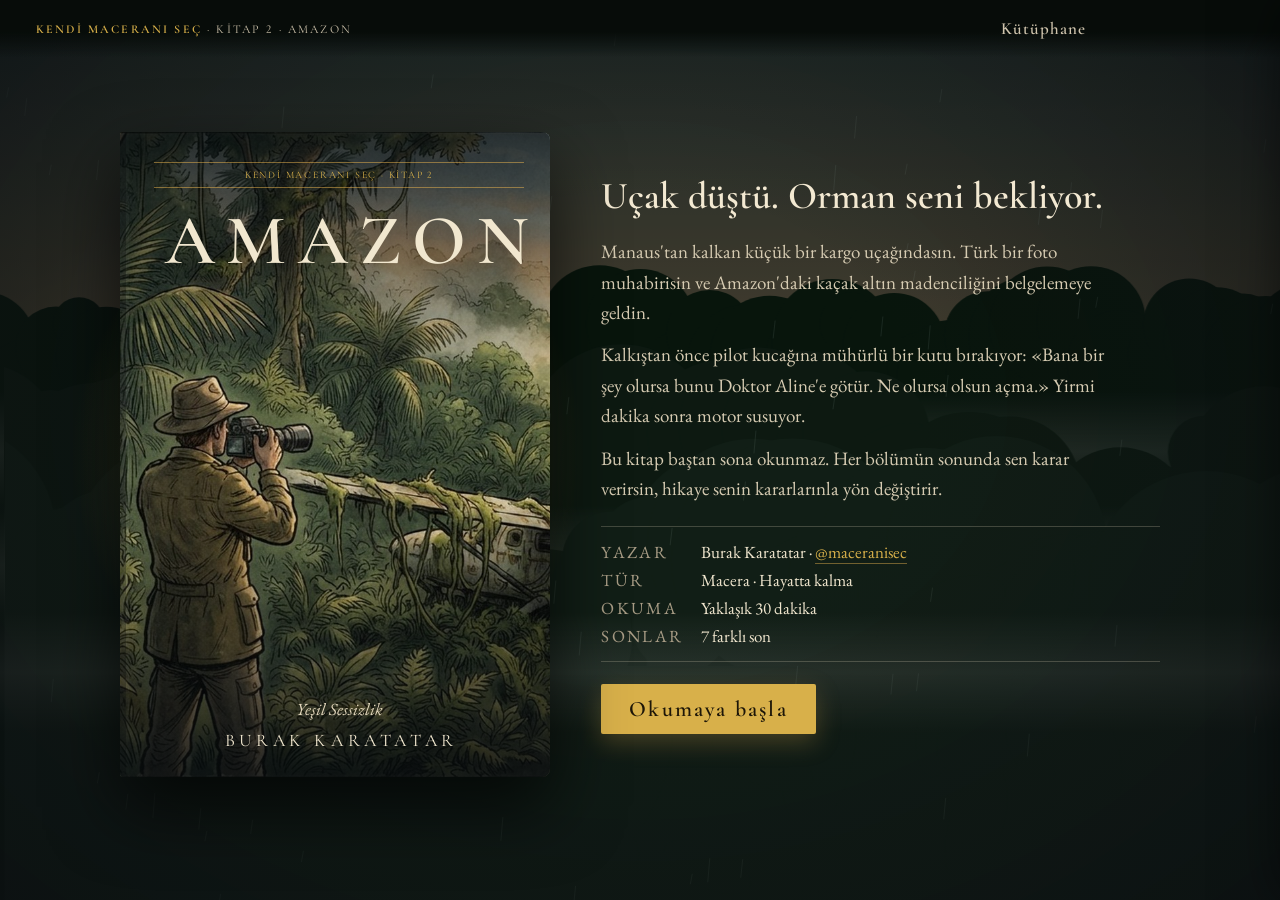
<file: kitaplar/amazon/index.html>
<!DOCTYPE html>
<html lang="tr">
<head>
<meta charset="utf-8">
<meta name="viewport" content="width=device-width, initial-scale=1">
<title>Amazon</title>
<link rel="preconnect" href="https://fonts.googleapis.com">
<link rel="preconnect" href="https://fonts.gstatic.com" crossorigin>
<link href="https://fonts.googleapis.com/css2?family=Cormorant+Garamond:ital,wght@0,500;0,600;1,500&family=EB+Garamond:ital,wght@0,400;0,500;1,400&family=Caveat:wght@500;600&display=swap" rel="stylesheet">
<script type="application/json" id="book-meta">
{
  "id": "amazon",
  "seri": "Kendi Maceranı Seç",
  "kitapNo": 2,
  "baslik": "Amazon",
  "altBaslik": "Yeşil Sessizlik",
  "yazar": "Burak Karatatar",
  "instagram": "https://www.instagram.com/maceranisec/",
  "instagramKullanici": "maceranisec",
  "slogan": "Uçak düştü. Orman seni bekliyor.",
  "tur": "Macera · Hayatta kalma",
  "okumaSuresi": "Yaklaşık 30 dakika",
  "sonSayisi": 7,
  "kapak": "img/kapak.jpg",
  "kapakYedek": "img/ucak.jpg",
  "sonAnahtari": "amazon-sonlar",
  "kutuphane": "../../index.html"
}
</script>
<style>
/* Tek tema bilerek: karanlık bir oda, masada açık bir kitap, arkada fırtınalı pencere.
   Düzen: masaüstünde iki sayfalı açık kitap (solda levha ve bekçinin kaydı, sağda metin), telefonda tek sayfa. */
:root {
  --night: #0c1012;        /* oda, kitabın dışı */
  --paper: #efe6d1;        /* sayfa */
  --paper-edge: #e2d6bb;   /* sayfa kenarı, cilt gölgesi */
  --ink: #2b241d;          /* metin mürekkebi */
  --faded: #75685a;        /* soluk mürekkep, ikincil metin */
  --rubric: #8d3a26;       /* kırmızı mürekkep: § numaraları, başharfler, süslemeler */
  --lamp: #e9b34f;         /* fener ışığı, kapak vurgusu */
  --display: "Cormorant Garamond", "Iowan Old Style", Georgia, serif;
  --body: "EB Garamond", "Iowan Old Style", Georgia, serif;
  --hand: "Caveat", "Segoe Print", "Bradley Hand", cursive;
  --cloth: #3b2520;        /* cilt kumaşı */
  color-scheme: light;
}
* { box-sizing: border-box; }
html, body { height: 100%; margin: 0; }
body { background: var(--night); color: var(--ink); font-family: var(--body); overflow: hidden; }
canvas#sea { position: fixed; inset: 0; width: 100%; height: 100%; display: block; opacity: 0.42; }
.vignette { position: fixed; inset: 0; pointer-events: none; background: radial-gradient(ellipse at 50% 45%, rgba(12,16,18,0) 30%, rgba(12,16,18,0.85) 100%); }

/* üst şerit */
.top {
  background: linear-gradient(var(--night) 55%, rgba(12,16,18,0));
  position: fixed; top: 0; left: 0; right: 0; z-index: 4;
  display: flex; align-items: center; justify-content: space-between; gap: 12px; flex-wrap: wrap;
  padding: 12px clamp(16px, 3vw, 36px);
  font-family: var(--display); color: #cfc4ad;
}
.top .series { font-size: 12px; letter-spacing: 0.18em; text-transform: uppercase; }
.top .series b { color: var(--lamp); font-weight: 600; }
.top nav { display: flex; gap: 6px; align-items: center; flex-wrap: wrap; }
.link {
  font-family: var(--display); font-size: 17px; font-weight: 600; letter-spacing: 0.06em;
  background: none; border: 0; color: #cfc4ad; cursor: pointer; padding: 6px 10px; border-radius: 2px;
}
.link:hover { color: var(--lamp); }
a.link { text-decoration: none; }
.link:focus-visible, .choice:focus-visible, .btn:focus-visible { outline: 2px solid var(--lamp); outline-offset: 3px; }
.confirm { display: none; gap: 4px; align-items: center; font-style: italic; color: #cfc4ad; font-size: 16px; }
.confirm.show { display: inline-flex; }

main { position: relative; z-index: 2; height: 100%; overflow-y: auto; padding: 64px clamp(10px, 3vw, 40px) 40px; }

/* ---------- açık kitap ---------- */
.book {
  max-width: 1120px; margin: 0 auto;
  display: grid; grid-template-columns: 1fr 1fr;
  background: var(--paper);
  border-radius: 3px 6px 6px 3px;
  box-shadow: 0 30px 80px rgba(0,0,0,0.6), 0 0 0 1px rgba(0,0,0,0.25), 0 6px 0 -2px #d9ccad, 0 10px 0 -4px #cdbf9e;
  position: relative;
}
.book::before { /* cilt */
  content: ""; position: absolute; top: 0; bottom: 0; left: 50%; width: 70px; transform: translateX(-50%); pointer-events: none;
  background: linear-gradient(90deg, rgba(0,0,0,0) 0%, rgba(80,60,30,0.10) 38%, rgba(40,28,10,0.28) 50%, rgba(80,60,30,0.10) 62%, rgba(0,0,0,0) 100%);
}
.leaf {
  position: relative; padding: 46px clamp(26px, 4vw, 58px) 54px;
  background-image:
    radial-gradient(rgba(120,95,55,0.07) 1px, transparent 1px),
    radial-gradient(rgba(120,95,55,0.05) 1px, transparent 1px);
  background-size: 7px 7px, 11px 11px; background-position: 0 0, 3px 5px;
  min-height: min(760px, calc(100vh - 110px));
}
.leaf.left { border-right: 1px solid rgba(120,95,55,0.15); }
.folio { position: absolute; bottom: 20px; left: 0; right: 0; text-align: center; font-family: var(--display); font-size: 15px; color: var(--faded); letter-spacing: 0.1em; }

/* sol sayfa: levha + kayıt */
.plate { display: flex; flex-direction: column; gap: 22px; }
.act-title { text-align: center; font-family: var(--display); text-transform: uppercase; letter-spacing: 0.22em; font-size: 13.6px; color: var(--rubric); }
.act-title span { display: block; font-size: 30px; letter-spacing: 0.06em; color: var(--ink); font-variant: normal; text-transform: none; font-weight: 600; margin-top: 2px; }
.ill { margin: 0; padding: 10px; background: #f6efdf; border: 1px solid rgba(80,60,30,0.25); box-shadow: inset 0 0 0 4px var(--paper), inset 0 0 0 5px rgba(80,60,30,0.25); }
.ill img { display: block; width: 100%; aspect-ratio: 16 / 9; object-fit: cover; filter: sepia(0.18) contrast(1.02); }
.ill figcaption { text-align: center; font-style: italic; font-size: 16px; color: var(--faded); margin-top: 8px; }
.log { border-top: 1px solid rgba(80,60,30,0.3); border-bottom: 1px solid rgba(80,60,30,0.3); padding: 14px 4px; display: grid; grid-template-columns: repeat(3, 1fr); text-align: center; gap: 6px; }
.log div { font-size: 11.2px; color: var(--faded); text-transform: uppercase; letter-spacing: 0.12em; }
.log b { display: block; font-family: var(--display); font-size: 30px; color: var(--ink); font-weight: 600; letter-spacing: 0.02em; font-variant-numeric: lining-nums tabular-nums; text-transform: none; }
.margin-note { font-style: italic; font-size: 18px; line-height: 1.55; color: var(--faded); text-align: center; padding: 0 10px; text-wrap: balance; }
.fleuron { text-align: center; color: var(--rubric); font-size: 22px; letter-spacing: 0.6em; }

/* sağ sayfa: metin */
.sect { text-align: center; font-family: var(--display); color: var(--rubric); font-size: 22px; font-weight: 600; letter-spacing: 0.08em; }
.sect::before, .sect::after { content: "❧"; font-size: 16px; margin: 0 12px; position: relative; top: -2px; opacity: 0.8; }
.sect::before { display: inline-block; transform: scaleX(-1); }
.leaf h2 { font-family: var(--display); font-weight: 600; font-size: 24px; text-align: center; margin: 6px 0 4px; text-transform: uppercase; letter-spacing: 0.08em; text-wrap: balance; }
.kind { text-align: center; font-style: italic; color: var(--rubric); font-size: 17px; margin-bottom: 4px; }
.text { margin-top: 22px; }
.text p { font-size: 20px; line-height: 1.58; margin: 0 0 12px; text-align: justify; hyphens: auto; -webkit-hyphens: auto; text-indent: 1.4em; }
.text p.lead, .text p.first { text-indent: 0; }
.text p.lead::first-letter { float: left; font-family: var(--display); font-weight: 600; color: var(--rubric); font-size: 76px; line-height: 0.82; padding: 6px 8px 0 0; }
.text p.quote { font-style: italic; text-indent: 0; margin: 4px 1.6em 14px; text-align: left; color: #3d342b; }
.sub { font-family: var(--display); text-transform: uppercase; letter-spacing: 0.2em; color: var(--rubric); font-size: 13.6px; text-align: center; margin: 26px 0 10px; }
.fates { list-style: none; padding: 0; margin: 0; }
.fates li { font-size: 18px; line-height: 1.5; padding: 7px 0; border-bottom: 1px dotted rgba(80,60,30,0.35); }
.fates b { text-transform: uppercase; letter-spacing: 0.06em; font-size: 15.2px; margin-right: 6px; }
.the-end { text-align: center; font-family: var(--display); font-size: 40px; letter-spacing: 0.4em; color: var(--ink); margin: 30px 0 4px; padding-left: 0.4em; }
.missed { list-style: none; padding: 0; margin: 0; }
.missed li { font-style: italic; color: var(--faded); font-size: 17px; text-align: center; padding: 3px 0; }
.tally { text-align: center; font-style: italic; color: var(--faded); font-size: 16px; margin-top: 14px; }

/* seçenekler: oyun kitabı yönergesi */
.choices { margin-top: 26px; border-top: 1px solid rgba(80,60,30,0.3); padding-top: 14px; display: flex; flex-direction: column; }
.choice {
  display: flex; align-items: baseline; gap: 10px; width: 100%; text-align: left; cursor: pointer;
  background: none; border: 0; border-bottom: 1px dotted rgba(80,60,30,0.3); padding: 11px 4px;
  font-family: var(--body); font-size: 19px; line-height: 1.4; color: var(--ink);
}
.choice .ct { flex: 1; font-style: italic; }
.choice .cn { font-family: var(--display); font-weight: 600; font-size: 20px; color: var(--rubric); white-space: nowrap; font-variant-numeric: lining-nums; }
.choice:hover .ct { text-decoration: underline; text-decoration-color: var(--rubric); text-underline-offset: 4px; }
.choice:hover { background: rgba(141,58,38,0.05); }

/* sayfa çevirme */
@keyframes ink { from { opacity: 0.1; transform: translateX(10px); } to { opacity: 1; transform: none; } }

/* ---------- kapak ---------- */
.cover-wrap { max-width: 1040px; margin: 0 auto; display: grid; grid-template-columns: minmax(280px, 430px) 1fr; gap: clamp(24px, 4vw, 56px); align-items: center; min-height: calc(100vh - 120px); }
.cover {
  container-type: inline-size;
  position: relative; aspect-ratio: 2 / 3; border-radius: 3px 8px 8px 3px; overflow: hidden;
  background: #101619 center / cover no-repeat;
  box-shadow: 0 30px 70px rgba(0,0,0,0.7), inset 6px 0 0 rgba(0,0,0,0.25), inset 9px 0 0 rgba(255,255,255,0.05);
  color: #f1e7cf; display: flex; flex-direction: column; justify-content: space-between; padding: 30px 26px 26px 34px;
}
.cover::before { content: ""; position: absolute; inset: 0; background: linear-gradient(rgba(6,10,12,0.78) 0%, rgba(6,10,12,0.05) 38%, rgba(6,10,12,0.05) 62%, rgba(6,10,12,0.85) 100%); }
.cover > * { position: relative; }
.cover .band { font-family: var(--display); text-transform: uppercase; letter-spacing: 0.18em; font-size: clamp(9px, 2.7cqi, 12.5px); white-space: nowrap; text-align: center; color: var(--lamp); border-top: 1px solid rgba(233,179,79,0.5); border-bottom: 1px solid rgba(233,179,79,0.5); padding: 6px 0; }
.cover h1 { font-family: var(--display); font-weight: 600; font-size: clamp(44px, 19cqi, 88px); letter-spacing: 0.16em; text-align: center; margin: 18px 0 0; padding-left: 0.16em; line-height: 1; text-shadow: 0 2px 24px rgba(0,0,0,0.6); }
.cover .subt { text-align: center; font-style: italic; font-size: clamp(15px, 4.6cqi, 20px); margin-bottom: 10px; color: #e4d8bd; }
.cover .author { text-align: center; font-family: var(--display); font-size: clamp(14px, 4.8cqi, 20px); letter-spacing: 0.26em; text-transform: uppercase; padding-left: 0.26em; white-space: nowrap; }
.backcover { color: #e6dcc4; }
.backcover .slogan { font-family: var(--display); font-size: clamp(28px, 3.2vw, 38px); line-height: 1.2; font-weight: 600; color: #f3e9d2; margin: 0 0 18px; text-wrap: balance; }
.backcover p { font-size: 19px; line-height: 1.6; margin: 0 0 12px; max-width: 58ch; color: #d6cbb2; }
.colophon { display: grid; grid-template-columns: auto 1fr; gap: 6px 18px; margin: 22px 0; padding: 14px 0; border-top: 1px solid rgba(214,203,178,0.25); border-bottom: 1px solid rgba(214,203,178,0.25); font-size: 17px; }
.colophon dt { text-transform: uppercase; letter-spacing: 0.14em; color: #a99d86; }
.colophon dd { margin: 0; color: #efe5cd; }
.btn {
  font-family: var(--display); font-size: 22px; font-weight: 600; letter-spacing: 0.1em;
  background: var(--lamp); color: #1d1608; border: 0; padding: 12px 28px; border-radius: 2px; cursor: pointer;
  box-shadow: 0 8px 24px rgba(233,179,79,0.25);
}
.btn:hover { background: #f2c56a; }

/* ---------- defter ---------- */
.drawer {
  position: fixed; top: 0; right: 0; bottom: 0; z-index: 6; width: min(400px, 92vw);
  background: var(--paper); color: var(--ink); box-shadow: -20px 0 50px rgba(0,0,0,0.5);
  transform: translateX(105%); transition: transform .35s ease; padding: 28px 28px 34px; overflow-y: auto;
}
.drawer.open { transform: none; }
.drawer::before { content: ""; position: absolute; top: 0; left: 28px; width: 14px; height: 70px; background: var(--rubric); clip-path: polygon(0 0, 100% 0, 100% 100%, 50% 82%, 0 100%); }
.drawer h3 { font-family: var(--display); text-transform: uppercase; letter-spacing: 0.2em; color: var(--rubric); font-size: 14.4px; margin: 26px 0 8px; text-align: center; }
.drawer h3:first-of-type { margin-top: 54px; }
.drawer ul { list-style: none; padding: 0; margin: 0; }
.drawer li { font-size: 17px; line-height: 1.5; padding: 8px 0; border-bottom: 1px dotted rgba(80,60,30,0.35); }
.drawer .empty { color: var(--faded); font-style: italic; }
.drawer-close { position: absolute; top: 14px; right: 16px; color: var(--ink); }

.toast {
  position: fixed; left: 50%; top: 58px; z-index: 7; transform: translate(-50%, -10px);
  font-style: italic; font-size: 18px; color: var(--paper); background: rgba(43,36,29,0.94);
  padding: 9px 18px; border-radius: 2px; border-left: 3px solid var(--rubric);
  opacity: 0; transition: opacity .4s, transform .4s; pointer-events: none; max-width: 90vw; text-align: center;
}
.toast.show { opacity: 1; transform: translate(-50%, 0); }

@media (max-width: 860px) {
  .book { grid-template-columns: 1fr; }
  .book::before { display: none; }
  .leaf { min-height: 0; padding: 30px 22px 50px; }
  .leaf.left { border-right: 0; border-bottom: 1px solid rgba(120,95,55,0.2); padding-bottom: 24px; }
  .plate { position: static; gap: 14px; }
  .log b { font-size: 24px; }
  .text p { font-size: 18.5px; text-align: left; }
  .leaf.left .folio { display: none; }
  main { padding-top: 92px; }
  .top .series { font-size: 13px; }
  .cover-wrap { grid-template-columns: 1fr; justify-items: center; }
  .cover { width: min(360px, 86vw); }
  .backcover { text-align: left; }
}
@media (prefers-reduced-motion: reduce) {
  .turn .leaf.right > *, .turn .leaf.left .plate { animation: none; }
  .drawer, .toast { transition: none; }
}

/* ===== kitap havası: cilt, sayfa kalınlığı, kurdele, sayfa başlıkları ===== */
.binding {
  max-width: 1150px; margin: 6px auto 30px; position: relative;
  background: var(--cloth); border-radius: 6px; padding: 12px 14px 14px;
  background-image: repeating-linear-gradient(45deg, rgba(255,255,255,0.025) 0 2px, transparent 2px 4px), repeating-linear-gradient(-45deg, rgba(0,0,0,0.08) 0 2px, transparent 2px 4px);
  box-shadow: 0 34px 80px rgba(0,0,0,0.65), inset 0 0 0 1px rgba(255,255,255,0.06), inset 0 0 30px rgba(0,0,0,0.5);
}
.binding .book { box-shadow: 0 2px 6px rgba(0,0,0,0.35); border-radius: 2px; perspective: 2400px; }
.edges { position: absolute; top: 16px; bottom: 18px; z-index: 0; border-radius: 2px;
  background: repeating-linear-gradient(90deg, #efe6d1 0 1px, #cfc1a0 1px 2px); }
.edges.l { right: calc(100% - 14px); }
.edges.r { left: calc(100% - 14px); }
.ribbon { position: absolute; z-index: 3; top: -6px; left: calc(50% + 14px); width: 11px; height: calc(100% + 46px); pointer-events: none;
  background: linear-gradient(90deg, #6f2a1b, #9b4430 45%, #7a2f1f); clip-path: polygon(0 0, 100% 0, 100% 100%, 50% calc(100% - 12px), 0 100%);
  box-shadow: 2px 0 4px rgba(0,0,0,0.3); opacity: 0.95; }
.leaf { background-color: var(--paper); }
.leaf.left { background-image:
    linear-gradient(90deg, rgba(90,65,30,0.10) 0%, rgba(90,65,30,0) 7%, rgba(90,65,30,0) 84%, rgba(70,50,20,0.16) 100%),
    radial-gradient(rgba(120,95,55,0.07) 1px, transparent 1px), radial-gradient(rgba(120,95,55,0.05) 1px, transparent 1px); }
.leaf.right { background-image:
    linear-gradient(90deg, rgba(70,50,20,0.16) 0%, rgba(90,65,30,0) 16%, rgba(90,65,30,0) 93%, rgba(90,65,30,0.10) 100%),
    radial-gradient(rgba(120,95,55,0.07) 1px, transparent 1px), radial-gradient(rgba(120,95,55,0.05) 1px, transparent 1px); }
.leaf { background-size: auto, 7px 7px, 11px 11px; background-position: 0 0, 0 0, 3px 5px; }
.runhead { position: absolute; top: 20px; left: 0; right: 0; text-align: center; font-family: var(--display); text-transform: uppercase; letter-spacing: 0.26em; font-size: 11.2px; color: var(--faded); }
.folio { bottom: 20px; text-align: left; padding: 0 clamp(26px, 4vw, 58px); font-variant-numeric: oldstyle-nums; font-size: 16px; }
.leaf.right .folio { text-align: right; }

/* bekçinin defteri: el yazısı kayıt */
.ledger { background: #f6eedb; border: 1px solid rgba(80,60,30,0.25); padding: 12px 16px 14px; transform: rotate(-0.6deg);
  background-image: repeating-linear-gradient(transparent 0 29px, rgba(70,90,120,0.22) 29px 30px); box-shadow: 0 2px 6px rgba(60,40,10,0.12); }
.ledger .lh { font-family: var(--display); text-transform: uppercase; letter-spacing: 0.2em; font-size: 10.4px; color: var(--rubric); }
.ledger .lv { font-family: var(--hand); font-size: 25px; line-height: 30px; color: #263a5a; }
.margin-note.hand { font-family: var(--hand); font-style: normal; font-size: 24px; line-height: 1.25; color: #263a5a; transform: rotate(-1.2deg); }
.margin-note .lbl { display: block; font-family: var(--body); font-style: italic; font-size: 16px; color: var(--faded); margin-bottom: 6px; }

/* seçenekler: içindekiler gibi noktalı çizgi */
.choice { border-bottom: 0; padding: 9px 2px; gap: 8px; }
.choice .ct { flex: 0 1 auto; }
.choice .lead-dots { flex: 1 1 24px; border-bottom: 2px dotted rgba(80,60,30,0.45); transform: translateY(-5px); min-width: 24px; }
.choice .cn::before { content: "§ "; font-size: 15px; }
.choices { border-top: 0; }
.choices::before { content: "❦"; display: block; text-align: center; color: var(--rubric); font-size: 20px; margin-bottom: 6px; }

/* sayfa çevirme */
.flip { position: absolute; top: 0; bottom: 0; left: 50%; width: 50%; z-index: 5; transform-origin: left center; transform-style: preserve-3d; pointer-events: none; animation: flip .85s cubic-bezier(.45,.05,.3,1) forwards; }
.flip .face { position: absolute; inset: 0; overflow: hidden; backface-visibility: hidden; -webkit-backface-visibility: hidden; }
.flip .face.back { transform: rotateY(180deg); }
.flip .face::after { content: ""; position: absolute; inset: 0; pointer-events: none; animation: shade .85s ease forwards; }
@keyframes flip { from { transform: rotateY(0deg); } to { transform: rotateY(-180deg); } }
@keyframes shade { 0% { background: rgba(40,28,10,0); } 50% { background: rgba(40,28,10,0.28); } 100% { background: rgba(40,28,10,0); } }
.hide-under { visibility: hidden; }
.lift { position: absolute; inset: 0; z-index: 5; transform-origin: left center; pointer-events: none; animation: lift .6s ease-in forwards; background: var(--paper); overflow: hidden; }
@keyframes lift { 0% { transform: perspective(1400px) rotateY(0); opacity: 1; box-shadow: 0 0 0 rgba(0,0,0,0); } 75% { opacity: 1; box-shadow: 20px 0 40px rgba(0,0,0,0.35); } 100% { transform: perspective(1400px) rotateY(-100deg); opacity: 0; } }

@media (max-width: 860px) {
  .binding { padding: 8px 8px 10px; }
  .edges, .ribbon { display: none; }
  .ledger .lv { font-size: 22px; }
  .runhead { top: 12px; }
}
@media (prefers-reduced-motion: reduce) { .flip, .lift { display: none; } }

/* ===== karar kartları ===== */
.choices { margin-top: 30px; gap: 12px; }
.choices::before { content: none; }
.decide { display: flex; align-items: center; gap: 14px; margin-bottom: 4px; font-family: var(--display); text-transform: uppercase; letter-spacing: 0.2em; font-size: 13.6px; color: var(--rubric); }
.decide::before, .decide::after { content: ""; flex: 1; height: 1px; background: linear-gradient(90deg, transparent, rgba(141,58,38,0.5)); }
.decide::after { background: linear-gradient(90deg, rgba(141,58,38,0.5), transparent); }
.choice {
  display: grid; grid-template-columns: 52px 1fr auto; align-items: center; gap: 14px;
  padding: 12px 16px 12px 12px; border: 1px solid rgba(80,60,30,0.22); border-radius: 3px;
  background: #f7f0de; box-shadow: inset 0 0 0 3px #f7f0de, inset 0 0 0 4px rgba(80,60,30,0.12), 0 1px 2px rgba(60,40,10,0.08);
  transition: transform .18s ease, box-shadow .18s ease, border-color .18s ease;
}
.choice:hover { background: #f9f3e4; border-color: rgba(141,58,38,0.55); transform: translateY(-2px);
  box-shadow: inset 0 0 0 3px #f9f3e4, inset 0 0 0 4px rgba(141,58,38,0.25), 0 8px 18px rgba(60,40,10,0.14); }
.choice .ct { font-style: normal; font-size: 19px; line-height: 1.35; }
.choice:hover .ct { text-decoration: none; }
.choice .lead-dots { display: none; }
.choice .seal {
  width: 46px; height: 46px; border-radius: 50%; display: grid; place-items: center;
  background: radial-gradient(circle at 35% 30%, #b45a40, #8d3a26 55%, #6e2a1a);
  box-shadow: inset 0 0 0 3px rgba(255,235,210,0.18), inset 0 -3px 6px rgba(0,0,0,0.25), 0 2px 3px rgba(60,20,10,0.3);
  color: #f6e9d0; font-family: var(--display); font-weight: 600; font-size: 19px; font-variant-numeric: lining-nums; letter-spacing: 0.02em;
}
.choice .seal.blank { background: radial-gradient(circle at 35% 30%, #a99a80, #85765e 60%, #6b5e49); font-size: 20px; }
.choice .go { font-style: italic; font-size: 15px; color: var(--rubric); opacity: 0; transform: translateX(-6px); transition: opacity .18s, transform .18s; white-space: nowrap; }
.choice:hover .go, .choice:focus-visible .go { opacity: 1; transform: none; }
@media (max-width: 860px) {
  .choice { grid-template-columns: 44px 1fr; padding: 11px 12px 11px 10px; }
  .choice .seal { width: 40px; height: 40px; font-size: 17px; }
  .choice .go { display: none; }
}
@media (prefers-reduced-motion: reduce) { .choice, .choice .go { transition: none; } .choice:hover { transform: none; } }

/* yumuşatılmış kararlar: durağanken basılı satır, üstüne gelince kart */
.choices { gap: 0; }
.choice {
  background: transparent; border: 0; border-radius: 3px; box-shadow: none;
  border-bottom: 1px solid rgba(80,60,30,0.18); padding: 12px 14px 12px 6px;
}
.choice:last-child { border-bottom: 0; }
.choice { grid-template-columns: 52px 1fr; }
.choice .go { display: none; }
.choice .seal { width: 42px; height: 42px; font-size: 18px; box-shadow: inset 0 0 0 2px rgba(255,235,210,0.16), 0 1px 2px rgba(60,20,10,0.25); transition: transform .18s ease; }
.choice:hover, .choice:focus-visible {
  background: #f7f0de; border-bottom-color: transparent; transform: translateY(-1px);
  box-shadow: 0 0 0 1px rgba(141,58,38,0.35), 0 6px 16px rgba(60,40,10,0.12);
}
.choice:hover .seal { transform: rotate(-8deg) scale(1.05); }
@media (hover: none) {
  .choice { padding-top: 13px; padding-bottom: 13px; }
  .choice:active { background: #f7f0de; box-shadow: 0 0 0 1px rgba(141,58,38,0.35); }
}
@media (prefers-reduced-motion: reduce) { .choice .seal { transition: none; } .choice:hover .seal { transform: none; } }

.ig { color: var(--lamp); text-decoration: none; border-bottom: 1px solid rgba(233,179,79,0.45); }
.ig:hover { color: #f2c56a; border-bottom-color: #f2c56a; }
.leaf .ig { color: var(--rubric); border-bottom-color: rgba(141,58,38,0.4); }

/* Cormorant'ın eski stil "1" rakamı "ı" gibi görünüyor: başlıklarda düz rakam */
body, .sect, .cover .band, .top .series, .choice .seal, h1, h2 { font-variant-numeric: lining-nums; }

/* Amazon teması: yeşil mürekkep, koyu orman yeşili cilt, sıcak altın ışık */
:root {
  --night: #070c09;
  --rubric: #2f5e3e;
  --cloth: #1d3326;
  --lamp: #d8b04a;
}
canvas#sea { opacity: 0.62; }
.ribbon { background: linear-gradient(90deg, #1f4a30, #2f6a46 45%, #234f35); }
.choice .seal { background: radial-gradient(circle at 35% 30%, #4f8a5e, #2f5e3e 55%, #1f4229); }
.drawer::before { background: var(--rubric); }
.leaf .ig { color: var(--rubric); }
/* hafif yeşil, eskimiş kâğıt */
:root { --paper:#e9e8d2; --paper-edge:#d9dabc; }
.book { box-shadow: 0 30px 80px rgba(0,0,0,0.6), 0 0 0 1px rgba(0,0,0,0.25), 0 6px 0 -2px #d3d5b6, 0 10px 0 -4px #c6c9a6; }
.ill, .ledger { background-color:#f1f0de; border-color: rgba(50,70,40,0.25); }
.choice, .choice:active { background-color:#f1f0de; box-shadow: inset 0 0 0 3px #f1f0de, inset 0 0 0 4px rgba(50,70,40,0.14), 0 1px 2px rgba(30,50,20,0.08); }
.choice:hover { background-color:#f4f3e5; border-color: rgba(47,94,62,0.55); box-shadow: inset 0 0 0 3px #f4f3e5, inset 0 0 0 4px rgba(47,94,62,0.25), 0 8px 18px rgba(30,50,20,0.14); }


/* ---------- canlılık: görsel yavaşça yaklaşır, seçenekler sırayla gelir, kapak süzülür ---------- */
.ill .kb { overflow: hidden; }
.ill .kb img { animation: kb 20s ease-in-out infinite alternate; transform-origin: 50% 45%; }
@keyframes kb { from { transform: scale(1.02); } to { transform: scale(1.14) translate(-1.5%, -1%); } }
.choices .choice { animation: cin .55s cubic-bezier(.2,.8,.2,1) both; }
.choices .choice:nth-child(1) { animation-delay: .35s; } .choices .choice:nth-child(2) { animation-delay: .45s; }
.choices .choice:nth-child(3) { animation-delay: .55s; } .choices .choice:nth-child(4) { animation-delay: .65s; }
.choices .choice:nth-child(5) { animation-delay: .75s; } .choices .choice:nth-child(6) { animation-delay: .85s; }
@keyframes cin { from { opacity: 0; transform: translateY(10px); } to { opacity: 1; transform: none; } }
.cover { animation: coverfloat 7s ease-in-out infinite; }
@keyframes coverfloat { 0%, 100% { transform: translateY(0) rotate(-0.4deg); } 50% { transform: translateY(-8px) rotate(0.4deg); } }
.cover-wrap { position: relative; }
.cover-wrap::before { content: ""; position: absolute; left: 0; top: 50%; width: min(520px, 90vw); aspect-ratio: 1; transform: translate(-10%, -50%); pointer-events: none; z-index: -1;
  background: radial-gradient(closest-side, color-mix(in srgb, var(--lamp) 32%, transparent), transparent); animation: glow 6s ease-in-out infinite; }
@keyframes glow { 0%, 100% { opacity: 0.6; } 50% { opacity: 1; } }
.the-end { animation: endin 1.4s .2s cubic-bezier(.2,.8,.2,1) both; }
@keyframes endin { from { opacity: 0; letter-spacing: 0.9em; } to { opacity: 1; } }
@media (prefers-reduced-motion: reduce) { .ill .kb img, .choices .choice, .cover, .cover-wrap::before, .the-end { animation: none; } }
</style>
<link rel="icon" href="../../favicon.svg" type="image/svg+xml">
<link rel="icon" href="../../favicon-32.png" sizes="32x32" type="image/png">
<link rel="apple-touch-icon" href="../../apple-touch-icon.png">
</head>
<body>
<canvas id="sea" aria-hidden="true"></canvas>
<div class="vignette" aria-hidden="true"></div>

<header class="top">
  <div class="series"><b>Kendi Maceranı Seç</b> · Kitap 2 · Amazon</div>
  <nav>
    <a class="link" id="lnk-lib" href="#" hidden>Kütüphane</a>
    <button class="link" id="btn-book" type="button">Defter <span id="note-count"></span></button>
    <button class="link" id="btn-cover" type="button">Kapak</button>
    <span class="confirm" id="confirm">Okuma baştan başlar. Emin misin?
      <button class="link" id="btn-yes" type="button">Evet</button>
      <button class="link" id="btn-no" type="button">Hayır</button>
    </span>
  </nav>
</header>

<main id="main"><div id="view"></div></main>

<aside class="drawer" id="drawer" aria-label="Bekçinin defteri">
  <button class="link drawer-close" id="btn-close" type="button">Kapat</button>
  <h3>Ceplerin</h3>
  <ul id="items"></ul>
  <h3>Gözlemlerin</h3>
  <ul id="notes"></ul>
  <h3>Bulduğun sonlar</h3>
  <ul id="endings"></ul>
</aside>

<div class="toast" id="toast" role="status"></div>

<script>
const ENDINGS = [
  { id: "temizsu",    title: "Temiz Su" },
  { id: "pist",       title: "Pistte Bir Anlaşma" },
  { id: "nehir",      title: "Nehrin Sesi" },
  { id: "bedel",      title: "Bedel" },
  { id: "enfeksiyon", title: "Enfeksiyon" },
  { id: "yanlis",     title: "Yanlış Arama" },
  { id: "kayip",      title: "Kayıp" }
];

const IMG = {
  ucak: "img/ucak.jpg", enkaz: "img/enkaz.jpg", tomas: "img/tomas.jpg",
  kutu: "img/kutu.jpg", yaku: "img/yaku.jpg",
  dantas: "img/dantas.jpg", sal: "img/sal.jpg", koy: "img/koy.jpg",
  kilise: "img/kilise.jpg", pist: "img/pist.jpg", inis: "img/inis.jpg"
};

function rel(s, who, n, msg) { s.r[who] = (s.r[who] || 0) + n; if (msg) toast(msg); }
function note(s, text) { if (!s.notes.includes(text)) s.notes.push(text); }
function flag(s, k) { s.f[k] = true; }
function has(s, k) { return !!s.f[k]; }
// Tomás'ın yarası ağır mı? (tedavi görmediyse ve ateşi varsa ya da ilaç yoksa)
// Aline'e teslim edilen ek kanıtlar
function kanitlar(s) {
  const k = [];
  if (has(s, "SU_ORNEGI")) k.push("bir şişe nehir suyu");
  if (has(s, "KANIT_MADEN")) k.push("cıva salının fotoğrafları");
  if (has(s, "IZINLI_FOTO")) k.push("Ytuá'nın izinle çekilmiş fotoğrafları");
  if (has(s, "TANIKLIK")) k.push("Kayara'nın anlattıklarıyla dolu defterin");
  if (has(s, "DEFTER")) k.push("Tomás'ın uçuş defteri");
  if (has(s, "FOTO") && has(s, "SABOTAJ")) k.push("hangardaki adamın fotoğrafı");
  return k;
}
// En iyi son için kutunun yanında en az iki ek kanıt gerekir
function guclu(s) { return kanitlar(s).length >= 2; }
// Teslim anında kutu kimdeyse sana öyle gelir
function kutuEle(s) {
  if (s.tasiyan === "yaku") return (has(s, "YAKU_ACTI") || s.kim === "yaku" ? "Yaku tankerden atlayıp yanına geliyor." : "Yaku ağaçların arasından çıkıp yanına geliyor.") + " Bunca yol taşıdığı kutuyu son adımda sana bırakıyor. ";
  if (s.tasiyan === "tomas") return has(s, "TOMAS_BEDEL") ? "Kutuyu, Tomás'ın kilisenin duvarının dibine bıraktığı yerden alıyorsun. " : "Tomás kutuyu sana veriyor. \"Sen ver,\" diyor. ";
  return "";
}
// Aline mühre bakınca
function muhurTepki(s) {
  if (has(s, "KUTU_ACIK")) return "Aline'in parmakları kırık mühre takılıyor. Bir an sana bakıyor. \"Açtınız.\" Soru değil bu. \"Neyi taşıdığımı bilmem gerekiyordu,\" diyorsun. Aline başını sallıyor, ama yanındaki savcı küçük defterine bir şey yazıyor: mühür bozulmuş.";
  if (has(s, "KUTU_KUL")) return "Aline yangında yumuşayıp eğrilmiş mühre bakıyor. \"Yangın mı?\" Başını sallıyorsun. Kapağı yokluyor, sonra rahatlıyor: \"Açılmamış.\"";
  return "Aline mührü kontrol ediyor. Sağlam.";
}
// Köy sahnesine (k5) uğradı mı? Uğramayan okur Ytuá / Iraí / Kayara adlarını açıklamayla duymalı.
function koyde(s) { return !!s.koy; }
function agir(s) { return !has(s, "TEDAVI") && (has(s, "HUMMA") || !has(s, "ILACKIT")); }

const S = {
  /* ================= 1. PERDE: ENKAZ ================= */
  j1: {
    act: 1, day: 1, time: "06:40", temp: 27, hum: 88, rain: 0.15, img: "ucak", imgLabel: "Rio Negro üzerinde kargo uçağı",
    title: "Kalkış",
    text: () => [
      "Manaus'tan havalanan küçük kargo uçağı, Rio Negro'nun kahverengi sularının üstünde alçalıp yükseliyor. Kanatların altında ufka kadar kesintisiz bir yeşil var. Pilot kabininin hemen arkasındaki tek koltukta sen oturuyorsun, kucağında fotoğraf makinen.",
      "Bir Türk dergisi için Amazon'daki kaçak altın madenciliğini belgelemeye geldin. Üç hafta, iki makine, sayısız hafıza kartı. Pilot Tomás kalkıştan önce kısa bir güvenlik konuşması yapmıştı. Son cümlesi aklında kaldı:",
      { q: "Düşersek uçağın yanında kalın. Ormanda kaybolan bulunmaz." },
      "Sonra kucağına seni şaşırtan bir şey bıraktı: pirinç renkli, köşeleri ezik küçük bir metal kutu. Kapağı koyu kırmızı bir mumla mühürlenmiş. Kenarında elle yazılmış bir isim var: Dr. Aline Moraes.",
      { q: "Bana bir şey olursa bunu Manaus'taki Doktor Aline'e götür. Ne olursa olsun açma." },
      "Hangarda, kalkıştan hemen önce, alışkanlıkla iki kare çekmiştin: madencilik şirketinin yeşil logolu tişörtünü giymiş bir adam, uçağın yakıt deposunun başında mekanikerle konuşuyordu.",
      "Kalkıştan yirmi dakika sonra motor öksürüyor. Bir kez. İki kez. Sonra susuyor. Tomás Portekizce bir şey bağırıyor ve uçağın burnu ağaçlara doğru eğiliyor."
    ],
    choices: [
      { t: "Kutuyu göğsüne bastır, başını eğ", to: "j2", fx: (s) => { flag(s, "KUTU"); flag(s, "KUTU_GOGUS"); s.via = "kutu"; } },
      { t: "Fotoğraf makineni koru, kemerini sık", to: "j2", fx: (s) => { flag(s, "FOTO"); s.via = "foto"; note(s, "Hangarda şirket tişörtlü bir adam yakıt deposunun başındaydı. Fotoğrafları makinende."); } }
    ]
  },
  j2: {
    act: 1, day: 1, time: "07:15", temp: 30, hum: 94, rain: 0.25, img: "enkaz", imgLabel: "Dere kıyısındaki enkaz",
    title: "Enkaz",
    text: (s) => [
      s.via === "kutu"
        ? "Kutu hâlâ göğsünde. Kaburgaların sızlıyor ama elindeki metal soğuk ve sağlam. Fotoğraf makinen ise kabinin bir köşesine savrulmuş, objektifi çatlak."
        : "Makinen boynunda, objektifi çizilmiş ama çalışıyor. Kutu ise yerinde yok. Çarpmayla bir yere savrulmuş.",
      "Uçak, ağaçların arasından geçip bir derenin kıyısındaki küçük bir açıklığa çakılmış. Sağ kanat kopmuş. Her yer benzin kokuyor ve motorun altından ince, mavi bir duman yükseliyor.",
      "Tomás koltuğuna sıkışmış. Sol bacağı tuhaf bir açıyla duruyor, yüzü bembeyaz. \"Benzin,\" diyor dişlerinin arasından. \"Her an alev alabilir.\"",
      "Enkazda işine yarayacak şeyler var: kabinin arkasındaki ilk yardım çantası, Tomás'ın uydu telefonu, bir pala." + (s.via === "foto" ? " Ve bir yerlerde kutu." : "")
    ],
    choices: [
      { t: "Önce Tomás'ı çıkar", to: "j3", fx: (s) => rel(s, "tomas", 1, "Tomás, önce onu kurtardığını unutmayacak.") },
      { t: "Yangın çıkmadan malzemeleri topla, sonra Tomás'ı", to: "j5", fx: (s) => {
        s.via = "malzeme"; ["ILACKIT", "TELEFON", "PALA", "KUTU", "YANIK"].forEach((k) => flag(s, k));
        rel(s, "tomas", -1, "Tomás, önce malzemeleri topladığını unutmayacak.");
      } },
      { t: "Yardım bulmak için dereyi takip edip ormana gir", to: "e_kayip", dark: true }
    ]
  },
  e_kayip: {
    act: 1, day: 1, time: "16:00", temp: 33, hum: 96, rain: 0.5,
    end: { id: "kayip", kind: "Erken son" },
    title: "Kayıp",
    text: () => [
      "Dere birkaç yüz metre sonra ikiye ayrılıyor, sonra üçe, sonra bataklığın içinde kayboluyor. Geri dönmeye çalışıyorsun. Her ağaç bir öncekine benziyor. Güneş yaprakların üstünde bir yerde, ama hangi yanda olduğunu bilmiyorsun.",
      "Akşama doğru Tomás'ın sözü aklına geliyor: Ormanda kaybolan bulunmaz. Bağırıyorsun. Orman cevap vermiyor."
    ],
    sabah: "Üç gün sonra bir arama helikopteri yanmış enkazı buluyor. Yanında, dere kıyısında Tomás yatıyor. Seni bulamıyorlar.",
    akibet: () => [
      ["Sen", "Bir daha bulunamadın. Dergi, son sayısında bir sayfayı senin fotoğraflarına ayırdı."],
      ["Tomás", "Helikopter geldiğinde yaşıyordu, ama hastaneye yetişemedi."],
      ["Kutu", "Helikopterden inen iki adam enkazı aradı ve kutuyu aldı. Manaus'a hiç varmadı."],
      ["Nehir köyleri", "Nehrin zehri bir yıl daha kimse tarafından fark edilmedi."]
    ],
    yil: "Şirket nehrin yukarısında yeni bir kamp açtı. Kaza raporunda tek satır var: «Motor arızası.»"
  },
  j3: {
    act: 1, day: 1, time: "07:25", temp: 30, hum: 94, rain: 0.25,
    title: "Alev",
    text: (s) => [
      "Kemerini kesip Tomás'ı koltuktan kurtarıyorsun. Kollarının altından tutup dereye doğru sürüklüyorsun. Çığlık atmamak için dişlerini sıkıyor.",
      "Kumsala vardığınız anda arkanızda benzin bir uğultuyla alev alıyor. Isı yüzüne çarpıyor.",
      "Enkazın arka kapısı hâlâ açık. Alevler kabine ulaşmadan bir kez içeri dalıp çıkabilirsin. Sadece bir kez, ve ancak tek bir şey alabilirsin."
    ],
    choices: [
      { t: "İlk yardım çantasını al", to: "j5", fx: (s) => { flag(s, "ILACKIT"); s.via = "aldi"; s.aldi = "ilk yardım çantasını"; } },
      { t: "Uydu telefonunu al", to: "j5", fx: (s) => { flag(s, "TELEFON"); s.via = "aldi"; s.aldi = "uydu telefonunu"; } },
      { t: "Kutuyu bul ve al", to: "j5", if: (s) => !has(s, "KUTU"), fx: (s) => { flag(s, "KUTU"); s.via = "aldi"; s.aldi = "kutuyu"; } },
      { t: "Palayı al", to: "j5", if: (s) => has(s, "KUTU"), fx: (s) => { flag(s, "PALA"); s.via = "aldi"; s.aldi = "palayı"; } }
    ]
  },
  j5: {
    act: 1, day: 1, time: "08:00", temp: 31, hum: 92, rain: 0.2, img: "tomas", imgLabel: "Tomás",
    title: "Dere kıyısı",
    text: (s) => {
      const p = [];
      if (s.via === "malzeme") {
        p.push("Çantayı, telefonu ve palayı kumsala fırlatıp geri koşuyorsun." + (has(s, "KUTU_GOGUS") ? "" : " Kutuyu da koltuğun altında buluyorsun.") + " Tomás'ı kollarının altından tutup çekerken arkanızda benzin alev alıyor. Bacağının bir kısmı yanıyor, çığlığı dere boyunca yankılanıyor.");
        p.push("Kumsalda Tomás sana bakıyor. \"Önce eşyaları mı topladın?\" diye soruyor. Cevabı biliyor gibi.");
      } else {
        p.push("Yanan kabine dalıp " + s.aldi + " çekip alıyorsun. Saçlarının ucu kavruluyor. Kumsala döndüğünde Tomás başını kaldırıp sana bakıyor. \"Obrigado,\" diyor. Sonra Türkçe denemeye çalışıyor: \"Te-şek-kür.\"");
      }
      p.push("Uçak artık bir ateş topu. Siyah duman ağaçların üstüne yükseliyor. Saat sekiz ve hava şimdiden yapış yapış sıcak.");
      p.push("Tomás nefes nefese konuşuyor: \"Motor... motor durmazdı. Bu uçağı on yıldır uçuruyorum. Bir kez bile durmadı.\"");
      return p;
    },
    choices: [
      { t: "Ateş sönünce enkazın motoruna bak", to: "j6", fx: (s) => { flag(s, "SABOTAJ"); s.via = "sabotaj"; note(s, "Uçağın yakıt hattı bıçakla kesilmiş gibi düzgün. Kaza değil, sabotaj."); } },
      { t: "Önce Tomás'ın bacağını sabitle", to: "j6", fx: (s) => { flag(s, "ATEL"); s.via = "atel"; rel(s, "tomas", 1, "Tomás'ın sana güveni arttı."); } }
    ]
  },
  j6: {
    act: 1, day: 1, time: "11:30", temp: 34, hum: 85, rain: 0.1,
    title: "Öğle",
    text: (s) => {
      const p = [];
      if (s.via === "sabotaj") {
        p.push("Ateş sönünce motorun çevresine yaklaşıyorsun. Yakıt hattının bir parçası erimeden kalmış. Ucu, bıçakla kesilmiş gibi düzgün. Hangardaki adam aklına geliyor." + (has(s, "FOTO") ? " Makinendeki kareye bakıyorsun: adamın elinde küçük, parlak bir şey var. Bir maket bıçağı olabilir." : ""));
        p.push("Erimiş hortumu Tomás'a götürüyorsun. Uzun süre elinde çeviriyor, bir şey söylemiyor. Sonra tek bir isim çıkıyor ağzından, tükürür gibi: \"Ouro Verde.\" Nehrin yukarısındaki altın madeninin sahibi olan şirket. \"Kutuyu taşıdığımı biliyorlardı.\"");
        p.push("Sonra bacağını tutarak inliyor. Bacağına henüz kimse dokunmadı.");
      } else {
        p.push("İki dal ve kemerinle Tomás'ın bacağını sabitliyorsun. " + (has(s, "ILACKIT") ? "Çantadaki ağrı kesici işe yarıyor, yüzüne biraz renk geliyor." : "Ağrı kesici yok. Tomás dudağını kanatana kadar ısırıyor."));
      }
      if (has(s, "TELEFON")) {
        p.push("Uydu telefonunun pili iki çizgi gösteriyor. Belki iki kısa arama yapabilirsin.");
        p.push("\"Manaus kulesi kazayı duymuştur,\" diyor Tomás. \"Ama önce Aline'i ara, numarası telefonun hafızasında.\" Bir an duraksıyor. \"Kuleyi ararsan şirketin adamları da duyar. Kulede onların kulağı var.\"");
      } else {
        p.push("Uydu telefonu enkazda yanıp kül oldu. Kimseye haber veremezsiniz. Tek umudunuz birinin dumanı görmesi.");
      }
      return p;
    },
    choices: [
      { t: "Manaus kulesini ara, resmi kurtarma iste", to: "j7", if: (s) => has(s, "TELEFON"), fx: (s) => { s.arama = "kule"; flag(s, "KULE"); note(s, "Kuleyi aradın. Hatta bir tık sesi vardı: biri daha dinliyordu."); } },
      { t: "Doktor Aline'i ara", to: "j7", if: (s) => has(s, "TELEFON"), fx: (s) => { s.arama = "aline"; flag(s, "ALINE"); note(s, "Aline: «Kutuyu kimseye verme. Nehri akış yönünde takip edin. Santa Clara iskelesinde sizi bekleyeceğim.»"); } },
      { t: "Kimseyi arama, pili sakla", to: "j7", if: (s) => has(s, "TELEFON"), fx: (s) => { s.arama = "yok"; } },
      { t: "Islak dallarla yoğun bir duman sinyali yak", to: "j7", if: (s) => !has(s, "TELEFON"), fx: (s) => { s.arama = "duman"; flag(s, "DUMAN"); } },
      { t: "Gölgede bekle, gücünü sakla", to: "j7", if: (s) => !has(s, "TELEFON"), fx: (s) => { s.arama = "bekle"; } }
    ]
  },
  j7: {
    act: 1, day: 1, time: "18:40", temp: 26, hum: 97, rain: 0.65,
    title: "Gece iniyor",
    text: (s) => {
      const p = [];
      if (s.arama === "kule") p.push("Kule memuru koordinatlarınızı not alıyor. \"Yarın sabah helikopter.\" Bağlantı kesilmeden önce hatta bir tık sesi duyuyorsun. Biri daha dinliyor. Tomás başını öbür yana çeviriyor. \"Artık nerede olduğumuzu biliyorlar,\" diyor, kime dediği belli değil.");
      if (s.arama === "aline") p.push("Aline ikinci çalışta açıyor. Kazayı anlattığında bir süre susuyor. \"Kutuyu kimseye verme,\" diyor sonra. \"Kurtarma ekibine bile. Nehri akış yönünde takip edin. Santa Clara iskelesine üç gün var, ben orada olacağım.\" Pil tek çizgiye düşüyor.");
      if (s.arama === "yok") p.push("Telefonu kapatıp çantaya koyuyorsun. Pil iki çizgide kalıyor. Kime güveneceğini bilmeden harcamak istemiyorsun.");
      if (s.arama === "duman") p.push("Islak dallar yoğun, beyaz bir duman çıkarıyor. Saatlerce yükseliyor. Bir ara uzakta bir motor sesi duyuyorsunuz, sonra kayboluyor. Kurtarma mı, başka biri mi, bilmiyorsun.");
      if (s.arama === "bekle") p.push("Gölgede, dere kıyısında bütün gün bekliyorsunuz. Hiçbir uçak geçmiyor.");
      p.push("Ormanda gece bir anda iniyor. Bir an önce gökyüzü turuncu, sonra simsiyah. Yağmur başlıyor: önce yaprakların üstünde, sonra her yerde.");
      p.push("Tomás titriyor. " + (has(s, "YANIK") ? "Bacağındaki yanık kızarmış, sıcaklığı elini yakıyor. " : "") + "\"Ateş yak,\" diyor. \"Ama küçük olsun. Duman uzaktan görünür, ışık daha da uzaktan.\"");
      return p;
    },
    choices: [
      { t: "Küçük bir ateş yak", to: "j8", fx: (s) => { flag(s, "ATES"); } },
      { t: "Ateş yakma, karanlıkta saklı kalın", to: "j8", fx: (s) => { if (!has(s, "ILACKIT") || has(s, "YANIK")) flag(s, "HUMMA"); } }
    ]
  },
  j8: {
    act: 1, day: 1, time: "22:00", temp: 24, hum: 99, rain: 0.4, img: (s) => has(s, "KUTU") ? "kutu" : null, imgLabel: "Mühürlü kutu",
    title: "Mühür",
    text: (s) => {
      const p = [];
      if (has(s, "ATES")) p.push("Ateş çıtırdıyor. Tomás'ın titremesi azalıyor, sonunda uyuyor. Uzakta, nehrin aşağısında bir motorun sesi bir an duyulup kayboluyor.");
      else p.push("Karanlıkta Tomás'ın dişlerinin takırtısını dinliyorsun." + (has(s, "HUMMA") ? " Alnına dokunuyorsun. Yanıyor." : " Sonunda uyuyor."));
      if (has(s, "KUTU")) {
        p.push("Kutu kucağında. Mühür kırmızı mumdan, kırmak için bir bıçağın ya da bir taşın ucu yeter. Aline'in adı karanlıkta bile okunuyor.");
        p.push("Tomás açma dedi. Ama içinde ne olduğunu bilmeden, onu kimin için ve neden taşıdığını da bilmiyorsun. Ve biri bu kutu için bir uçağı düşürmeyi göze aldı.");
      } else {
        p.push("Kutu enkazın içinde kaldı. Kaza anında makineni korudun, kutu bir yere savruldu, sonra her şey alev aldı. Tomás'ın sana emanet ettiği tek şey şimdi küllerin altında.");
        p.push("Metal bir kutu yangında erimez. Sabah, enkaz soğuyunca, arayabilirsin.");
        p.push("Tomás bir ara gözlerini açıyor. Kutuyu sorup sormayacağına karar vermelisin.");
      }
      return p;
    },
    choices: [
      { t: "Mührü kır, kutuyu aç", to: "j9", if: (s) => has(s, "KUTU"), fx: (s) => { flag(s, "KUTU_ACIK"); note(s, "Kutuda yirmi cam tüp kan örneği var, her birinde bir köy adı ve bir çocuk yaşı yazıyor. Altta bir rapor: cıva zehirlenmesi."); } },
      { t: "Açma. Tomás'a güven.", to: "j9", if: (s) => has(s, "KUTU"), fx: (s) => { flag(s, "ACMADI"); rel(s, "tomas", 1, "Tomás, mührü kırmadığını fark edecek."); } },
      { t: "Tomás'a kutuda ne olduğunu sor", to: "j9", if: (s) => !has(s, "KUTU"), fx: (s) => { flag(s, "KUTU_BILGI"); note(s, "Tomás: «Kutudakiler nehrin zehrini kanıtlıyor. Benim köyümün de.»"); } },
      { t: "Uyumasına izin ver", to: "j9", if: (s) => !has(s, "KUTU") }
    ]
  },
  j9: {
    act: 1, day: 2, time: "05:40", temp: 23, hum: 99, rain: 0.05, img: "yaku", imgLabel: "Sisin içinde Yaku",
    title: "Sisin içinde",
    enter: (s) => { if (!has(s, "KUTU")) { flag(s, "KUTU"); flag(s, "KUTU_KUL"); toast("Kutuyu küllerin arasında buldun."); } },
    text: (s) => {
      const p = [];
      if (has(s, "KUTU_KUL")) {
        p.push("Gün ağarmadan, Tomás uyurken, enkaza dönüyorsun. Gövde hâlâ ılık, her yer is ve yanık plastik kokuyor. Bir sopayla küllerin arasını eşeliyorsun: erimiş koltuk iskeletleri, kararmış kablolar, bir termosun kapağı.");
        p.push("Sonra sopanın ucu metale çarpıyor. Kutu, kabinin arka köşesinde, ters dönmüş bir koltuğun altında. Kararmış ama sağlam. Mumdan mühür sıcakta yumuşayıp eğrilmiş, ama kapak hâlâ kapalı. Avuçlarını yakmamak için gömleğinle sarıp çantana koyuyorsun.");
      }
      if (has(s, "KUTU_ACIK")) p.push("Gece kutunun içinde gördüklerin aklından çıkmıyor: yirmi küçük cam tüp, her birinin üstünde bir köy adı ve bir çocuk yaşı. Altta bir rapor. İlk sayfasında altı çizili tek bir kelime var: cıva.");
      if (has(s, "ACMADI")) p.push("Tomás gözlerini açınca ilk iş bakışları çantana, kutuya gidiyor. Mühür sağlam. Sana bir şey demiyor, ama başını hafifçe eğiyor. Bir teşekkür gibi.");
      if (has(s, "KUTU_BILGI")) p.push("Tomás'ın gece söyledikleri aklında: Kutudakiler nehrin zehrini kanıtlıyor. Onun köyünün de.");
      p.push("Derenin karşı kıyısında, sisin içinde biri duruyor. Genç bir adam, elinde bir yay, omzunda örme bir sepet var. Ne zamandır izlediğini bilmiyorsun." + (has(s, "ATES") || has(s, "DUMAN") ? " Yaktığın ateşin izini sürmüş olmalı." : ""));
      p.push((has(s, "ACMADI") ? "Tomás onu görünce" : "Tomás uyanıyor,") + " fısıldıyor: \"Waurá-Mairi. Ani hareket yapma. Ve sakın fotoğrafını çekme. İzin almadan çekilen bir fotoğraf onlar için hırsızlıktır.\"");
      return p;
    },
    choices: [
      { t: "Ellerini görebileceği şekilde kaldır, selam ver", to: "j10", fx: (s) => { s.via = "selam"; rel(s, "yaku", 1, "Yaku sana ısınmaya başladı."); } },
      { t: "Palayı al, Tomás'ın önüne geç", to: "j10", if: (s) => has(s, "PALA"), fx: (s) => { s.via = "pala"; rel(s, "yaku", -1, "Yaku, sana bir silahla karşılık verdiğini unutmayacak."); } },
      { t: "Makineni kaldırıp hızlıca bir kare çek", to: "j10", fx: (s) => { s.via = "foto"; flag(s, "FOTO_CEKTI"); rel(s, "yaku", -2, "Yaku bunu unutmayacak."); } }
    ]
  },
  j10: {
    act: 1, day: 2, time: "06:10", temp: 24, hum: 98, rain: 0.05,
    title: "Yaku",
    text: (s) => {
      const p = [];
      if (s.via === "selam") p.push("Ellerini kaldırıyorsun. Adam bir süre seni süzüyor, sonra yayını indirip dereyi bir taştan ötekine atlayarak geçiyor.");
      if (s.via === "pala") p.push("Palayı kaldırdığın an adamın yayı da kalkıyor. Tomás Portekizce bir şeyler bağırıyor. Uzun bir saniyenin ardından adam oku indiriyor, ama dereyi geçerken gözünü palandan ayırmıyor.");
      if (s.via === "foto") p.push("Deklanşörün sesi sisin içinde tüfek gibi yankılanıyor. Adamın yüzü kararıyor. Bir an gidecek sanıyorsun. Sonra Tomás'ın bacağına bakıyor ve dereyi geçiyor, ama sana bir kez bile bakmıyor.");
      p.push("Tomás'ın bacağının yanına çömelip yarayı inceliyor. Tomás'la Portekizce birkaç cümle konuşuyorlar. \"Adı Yaku,\" diyor Tomás. \"Köyü nehrin bir gün aşağısında.\"");
      p.push("Yaku'nun gözleri çantandan görünen kutuya, kapağındaki " + (has(s, "KUTU_ACIK") ? "kırık" : "kırmızı") + " mühre takılıyor. \"Aline,\" diyor. Sonra Tomás'a dönüp uzun bir cümle söylüyor. Tomás yutkunarak çeviriyor:");
      p.push({ q: "Bu bizim kanımız. Kutuyu nereye götürüyorsunuz?" });
      return p;
    },
    choices: [
      { t: "Gerçeği söyle: \"Doktor Aline'e. Nehri zehirleyenleri kanıtlamak için.\"", to: "act1_end", if: (s) => has(s, "KUTU_ACIK") || has(s, "KUTU_BILGI"), fx: (s) => { s.cevap = "gercek"; rel(s, "yaku", 2, "Yaku sana güvenmeye karar verdi."); } },
      { t: "\"Bilmiyorum. Pilot taşıyordu, bana açmamamı söyledi.\"", to: "act1_end", fx: (s) => { s.cevap = "bilmiyorum"; } },
      { t: "\"Fotoğraf malzemesi. Önemli bir şey değil.\"", to: "act1_end", fx: (s) => { s.cevap = "yalan"; rel(s, "yaku", -2); rel(s, "tomas", -1, "Tomás yalanını duydu."); } }
    ]
  },
  act1_end: {
    act: 1, day: 2, time: "06:30", temp: 25, hum: 96, rain: 0.05,
    actEnd: true, next: { t: "2. Perde'ye geç", to: "k1" },
    title: "Nehir",
    text: (s) => {
      const p = [];
      if (s.cevap === "gercek") p.push("Yaku uzun süre sana bakıyor. Sonra çantaya eğilip kutunun kapağına, parmağının ucuyla, bir ölünün alnına dokunur gibi dokunuyor. \"Santa Clara,\" diyor. \"Nehir yolu. Üç gün. Ben götürürüm.\"");
      if (s.cevap === "bilmiyorum") p.push("Yaku omuz silkiyor. Tomás'a bir şey söylüyor, Tomás çeviriyor: \"Aline'i tanıyorum, köyümüze geldi. Seni tanımıyorum.\" Yine de ayağa kalkıp nehri gösteriyor. \"Gelin.\"");
      if (s.cevap === "yalan") p.push("Tomás sana sert bir bakış atıyor ama bir şey söylemiyor. Yaku kutuya bir daha bakıyor, sonra sana. Yüzünde bir şey kapanıyor. \"Nehir aşağı,\" diyor sadece. Önden yürüyor, aranızda hep üç adım mesafe bırakarak.");
      p.push("Uzakta, nehrin aşağısından bir motor sesi geliyor. Bu kez kaybolmuyor." + (has(s, "KULE") ? " Ve gökyüzünde, çok uzakta, bir helikopterin pervane sesi. Kurtarma mı, yoksa kulede dinleyen birinin gönderdiği biri mi?" : ""));
      p.push("Santa Clara iskelesine üç gün var. Kutu çantanda, Tomás'ın bacağı kırık ve ormanda yalnız değilsiniz.");
      return p;
    }
  },

  /* ================= 2. PERDE: NEHİR ================= */
  k1: {
    act: 2, day: 2, time: "09:30", temp: 29, hum: 93, rain: 0.1,
    title: "Kano",
    text: (s) => {
      const p = [];
      if (s.cevap === "yalan") p.push("Yaku önden yürüyor, aranızda hep üç adım mesafe bırakarak. Bir kez bile arkasına bakmıyor.");
      p.push("Yaku'nun kanosu, nehrin kıyısında sarkan köklerin altına gizlenmiş. Tek bir ağaç gövdesinden oyulmuş, uzun ve dar bir tekne. Tomás'ı ikiniz taşıyıp ortasına yatırıyorsunuz. Kutu ayaklarının dibinde, bir muz yaprağına sarılı.");
      p.push("Rio Negro burada geniş ve ağır akıyor, suyu demlenmiş çay renginde. Yaku küreği suya daldırmadan önce iki yolu gösteriyor. Tomás çeviriyor:");
      p.push({ q: "Ana nehir hızlıdır, ama orada motorlu tekneler var. Kanal yolu yavaştır, su basmış ormanın içinden geçer. Orada bizi kimse görmez." });
      p.push("Tomás'ın bacağı gece boyunca şişmiş." + (has(s, "HUMMA") ? " Alnı hâlâ ateş gibi yanıyor." : " Yüzü solgun ama gözleri açık."));
      if (has(s, "KUTU_ACIK")) p.push("Bir şey daha var. Kutudaki raporun son sayfasında Aline'in el yazısıyla bir not var: «Örnekler sıcakta beş gün dayanır. Sonra işe yaramaz.» Kaza dün sabahtı.");
      return p;
    },
    choices: [
      { t: "Ana nehirden git, Tomás için zaman kazan", to: "k2", fx: (s) => { s.yol = "ana"; } },
      { t: "Kanal yolundan git, görünmeden ilerle", to: "k3", fx: (s) => { s.yol = "kanal"; if (!has(s, "ILACKIT")) flag(s, "HUMMA"); } }
    ]
  },
  k2: {
    act: 2, day: 2, time: "13:10", temp: 34, hum: 80, rain: 0, img: "dantas", imgLabel: "Ouro Verde'nin teknesi",
    title: "Motorlu tekne",
    text: (s) => [
      "Nehir açık ve parlak. Güneş suyun üstünden gözüne vuruyor. Yaku hızlı ve sessiz kürek çekiyor; kano, iki saatte kanal yolunun bir gününü alıyor.",
      "Öğleden sonra arkanızdan bir motor sesi büyüyor. Beyaz, alüminyum bir tekne. Burnunda yeşil bir logo var: Ouro Verde Mineração." + (has(s, "FOTO") ? " Makinendeki karede, hangardaki adamın tişörtünde gördüğün logo bu." : ""),
      "Teknede üç adam var. Birinin kucağında tüfek duruyor. Dümendeki, güneş gözlüklü ve ütülü gömlekli olanı motoru yavaşlatıyor.",
      ...(has(s, "SABOTAJ") ? ["Enkazdaki yakıt hattı geliyor aklına: bıçakla kesilmiş gibi düzgün bir kesik. Bu tekne kazadan bir gün sonra, tam rotanızın üstünde."] : []),
      "Yaku küreği bırakmadan alçak sesle bir şey söylüyor. Tomás çeviriyor: \"Sepetlerin altına girin. O konuşur.\" Tekne yaklaşıyor. Birkaç saniyen var."
    ],
    choices: [
      { t: "Sepetlerin ve yaprakların altına saklanın, Yaku konuşsun", to: "k4", fx: (s) => {
        if ((s.r.yaku || 0) >= 0) s.tekne = "gecti";
        else { s.tekne = "gordu"; flag(s, "GORULDU"); }
      } },
      { t: "Kendini göster, kazayı anlat ve yardım iste", to: "k2b", fx: (s) => { s.tekne = "konustu"; flag(s, "GORULDU"); } }
    ]
  },
  k2b: {
    act: 2, day: 2, time: "13:20", temp: 34, hum: 80, rain: 0,
    title: "Dantas",
    text: (s) => [
      "Ütülü gömlekli adam teknesini kanonun yanına yanaştırıyor ve gözlüğünü çıkarıyor. Gülümsemesi kibar, gözleri değil. \"Dantas,\" diyor. \"Ouro Verde'nin güvenlik müdürü. Uçağınızı arıyorduk. Tanrıya şükür sağsınız.\"",
      "Bakışları Tomás'ın bacağında bir saniye bile durmuyor. Doğruca kanonun dibindeki muz yaprağına gidiyor.",
      "\"Pilotunuz şirketimize ait bir kutu taşıyordu. Laboratuvar malzemesi. Bize verin, sizi de kutuyu da Manaus'a biz götürelim. Pilotun bacağına bir doktor bakar. Akşama hastanede olur.\"",
      "Tomás'ın eli bileğini kavrıyor. Sıkıyor. Bir şey söylemiyor, ama söylemesine gerek yok."
    ],
    choices: [
      { t: "Kutuyu ver, Tomás'ı hastaneye götürsünler", to: "e_yanlis", fx: (s) => { s.yanlis = "dantas"; } },
      { t: "\"Kutu yandı. Enkazda kaldı.\"", to: "k4", fx: (s) => { flag(s, "DANTAS_SUPHE"); note(s, "Dantas: «Kutu yandıysa sorun yok. Ama yanmadıysa, nehir uzun ve biz her kıvrımındayız.»"); } }
    ]
  },
  k3: {
    act: 2, day: 2, time: "14:00", temp: 32, hum: 97, rain: 0.3, img: "sal", imgLabel: "Cıva salı",
    title: "Kanal",
    text: (s) => {
      const p = [];
      p.push("Kanal, su basmış ormanın içinden geçen yeşil bir tünel. Ağaçların gövdeleri sudan yükseliyor, dallar başınızın üstünde birleşiyor. Işık burada akvaryumdaki gibi yeşil ve bulanık. Kürek sesinden başka ses yok.");
      p.push("Hava kaynıyor. Sivrisinekler kulaklarında vızıldıyor. Tomás'ın yüzünde ter boncukları var." + (has(s, "ILACKIT") ? " Çantadaki antibiyotikten bir tane daha veriyorsun." : " İlaç yok. Ateşi yükseliyor, bir ara Portekizce sayıklamaya başlıyor."));
      p.push("Kanalın ana nehre açıldığı yerde Yaku birden küreği durduruyor ve dalların arasını gösteriyor.");
      p.push("Elli metre ötede, nehrin ortasında bir sal demirlemiş: üstünde homurdanan bir motor, nehrin dibine inen kalın bir hortum. İki adam, eldivensiz elleriyle bir kovadan gümüş renkli bir sıvıyı oluğa döküyor. Sıvı ağır, parlak, ayna gibi. Salın arkasında su gökkuşağı renginde parlıyor.");
      p.push("Yaku'nun çenesi kasılıyor. Fısıltıyla tek bir kelime söylüyor. Tomás'ın çevirmesine gerek yok: cıva.");
      return p;
    },
    choices: [
      { t: "Makineni çıkar, dalların arasından salı fotoğrafla", to: "k4", fx: (s) => { flag(s, "KANIT_MADEN"); note(s, "Cıva döken salı fotoğrafladın. Adamların yüzleri ve salın numarası karede."); } },
      { t: "Boş su şişesini salın akıntısından doldur", to: "k4", fx: (s) => { flag(s, "SU_ORNEGI"); note(s, "Cıva salının hemen akıntı yönünden bir şişe nehir suyu aldın."); } },
      { t: "Sessizce geç, kimseye görünme", to: "k4" }
    ]
  },
  k4: {
    act: 2, day: 2, time: "18:20", temp: 27, hum: 96, rain: 0.5,
    title: "Akşam",
    enter: (s) => { if (s.yol === "kanal" && has(s, "KANIT_MADEN")) rel(s, "tomas", 1, "Tomás, salın fotoğrafını görünce sana bir şey anlatmaya karar verdi."); },
    text: (s) => {
      const p = [];
      if (s.tekne === "gecti") p.push("Sepetlerin altında nefesini tutup teknedeki adamın Yaku'yla konuşmasını dinlemiştin. Sesi kibar, Portekizcesi pürüzsüzdü. Kendini tanıtırken adını duydun: \"Dantas,\" dedi. \"Ouro Verde'nin güvenlik müdürü.\" Yaku yalnızca balık tuttuğunu söyledi. Tekne bir süre yanınızda durdu, sonra motor yeniden kükredi ve uzaklaştı.");
      if (s.tekne === "gordu") p.push("Sepetlerin altından teknedeki adamın sesini duydun. Kibar, pürüzsüz bir Portekizce. Kendini Yaku'ya tanıttı: \"Dantas,\" dedi. \"Ouro Verde'nin güvenlik müdürü.\" Yaku konuşurken bir an tereddüt etti, sana doğru baktı. O bakış yetti. Dantas sepetlere doğru eğildi ve kutuyu görmedi ama seni gördü. \"İyi yolculuklar,\" dedi gülümseyerek, sonra uzaklaştı. Artık nerede olduğunuzu biliyorlar.");
      if (s.tekne === "konustu") {
        p.push("\"Kutu yandı,\" demiştin. \"Enkazda kaldı.\" Dantas bir süre sana baktı. Sonra bakışları yavaşça kanonun dibindeki muz yaprağına kaydı ve orada kaldı. Gülümsemesi hiç bozulmadı.");
        p.push("\"Yandıysa sorun yok,\" dedi. \"Ama yanmadıysa... Nehir uzun, senhor. Ve biz her kıvrımındayız.\" Tüfekli adama başıyla bir işaret yaptı, adam namluyu indirdi. Motor kükredi. Tekne uzaklaşırken Dantas bir kez dönüp arkasına baktı.");
        p.push("Tomás bileğini ancak o zaman bıraktı. \"Sana inanmadı,\" dedi. \"Ama nehrin ortasında, gün ışığında almak istemedi. Bir kaza daha, çok fazla soru demek. Bizi daha sessiz bir yerde bekleyecek.\"");
      }
      if (s.yol === "kanal") p.push("Kanaldan ana nehre çıktığınızda güneş batıyor. Salın motoru arkanızda hâlâ homurdanıyor.");
      if (s.yol === "kanal" && has(s, "KANIT_MADEN")) p.push("Kıyıda makinenin ekranını Tomás'a gösteriyorsun. İki adamın yüzü, eldivensiz eller, salın yanındaki boyalı numara: OV-07. Tomás uzun süre bakıyor. \"Bu salın sandıklarını ben taşıdım,\" diyor sonunda, sesi kısık. \"Makine parçası diye.\" Gözlerini ekrandan ayırmadan ekliyor: \"Bunu sakla. Ne olursa olsun.\"");
      if (s.yol === "kanal" && has(s, "SU_ORNEGI")) p.push("Şişeyi ateşin ışığına tutuyorsun. Dipte, kumun arasında, iğne ucu kadar gümüş damlacıklar parlıyor.");
      if (s.yol === "kanal") p.push("Ateşin başında Tomás, sesini alçaltarak salların sahibini anlatıyor: \"O sallar Ouro Verde'nin. Nehirdeki her şeyi onların güvenlik müdürü yönetir. Adı Dantas. Kibar konuşur, ütülü gömlek giyer. Ona hayır diyen pek kimse kalmadı.\"");
      p.push("Yaku kanoyu iki nehrin birleştiği yerde, kumlu bir dilin kenarına çekiyor. Yağmur başlıyor.");
      if (agir(s)) p.push("Tomás'ın bacağına bakıyorsun ve midene bir şey oturuyor. Yaranın kenarları morarmış, içinden kötü bir koku geliyor. Ateşi o kadar yüksek ki kim olduğunu soruyor sana.");
      else p.push("Tomás'ın bacağı şiş ama yarası temiz. Antibiyotik işe yarıyor. Yorgun, ama sana bakıp gülümseyebiliyor.");
      p.push("Yaku nehrin kolunu gösteriyor. \"Köyüm. Yarım gün. Pajé'miz var. Şifacı.\"" + ((s.r.yaku || 0) < -1 ? " Sonra bakışları sana kayıyor ve bir şey ekliyor. Tomás çevirmekte zorlanıyor: \"Ama yalan söyleyen birini köyüne götürmez.\"" : ""));
      return p;
    },
    choices: [
      { t: "Yaku'nun köyüne gidin", to: "k5", if: (s) => (s.r.yaku || 0) >= -1, fx: (s) => { s.gece = "koy"; } },
      { t: "Kıyıda kal, yarayı kaynamış suyla temizle, sabahı bekle", to: "k6", fx: (s) => { s.gece = "kiyi"; if (agir(s)) flag(s, "TOMAS_ZAYIF"); } },
      { t: "Durmayın, gece boyunca kürek çekin", to: (s) => agir(s) ? "e_enfeksiyon" : "k6", fx: (s) => { s.gece = "kurek"; } }
    ]
  },
  e_enfeksiyon: {
    act: 2, day: 3, time: "05:10", temp: 23, hum: 99, rain: 0.6,
    end: { id: "enfeksiyon", kind: "Erken son" },
    title: "Enfeksiyon",
    text: () => [
      "Gece boyunca kürek çekiyorsunuz. Yağmur kanoya doluyor, sen boşaltıyorsun, Yaku kürek çekiyor. Tomás bir süre sayıklıyor: bir kızın adı, bir köyün adı, bir uçağın kuyruk numarası. Sonra susuyor.",
      "Şafakta elini alnına koyuyorsun. Alnı artık sıcak değil."
    ],
    sabah: "Tomás'ı nehrin kıyısında, büyük bir ağacın köklerinin arasına gömüyorsunuz. Yaku Portekizce bir dua okuyor, sen Türkçe. Santa Clara'ya bir gün geç varıyorsunuz. İskelede Aline yok. Onun yerine bir not var: «Bekleyemedim. Örnekleri Manaus'a getir.»",
    akibet: () => [
      ["Sen", "Kutuyu bir yük teknesiyle Manaus'a götürdün. On iki gün sürdü."],
      ["Kutu", "Aline kutuyu açtığında tüplerdeki kan çoktan bozulmuştu. Laboratuvar hiçbir şey ölçemedi."],
      ["Tomás", "Resmi kayıtlarda kaza sırasında öldüğü yazıyor. Kızı, babasının mezarını bir haritada işaretli bir çarpı olarak biliyor."],
      ["Yaku", "Köyüne döndü. Bir daha nehrin aşağısına inmedi."]
    ],
    yil: "Aline yeni örnek toplamak için köylere döndü. Bu kez Ouro Verde'nin avukatları ondan önce oradaydı."
  },
  k5: {
    act: 2, day: 3, time: "10:30", temp: 31, hum: 88, rain: 0.1, img: "koy", imgLabel: "Ytuá",
    title: "Köy",
    enter: (s) => { flag(s, "SU_ORNEGI"); flag(s, "TEDAVI"); },
    text: (s) => {
      const p = [];
      p.push("Köy, nehrin yüksek kıyısında, büyük ve yuvarlak saz evlerin çevrelediği bir meydan. Çocuklar kanonun etrafına üşüşüyor, sonra Tomás'ın bacağını görüp susuyorlar.");
      p.push("Pajé yaşlı ve kısa boylu bir adam. Yaranın üstüne çiğnenmiş yapraklar koyuyor, acı bir çay içiriyor. Öğlene doğru Tomás'ın ateşi düşmeye başlıyor.");
      p.push("Ama köyde bir şey yanlış. Kimse nehirden balık tutmuyor. Kayıklar kıyıya çekilmiş, ağlar kurumuş. Yaku'nun yeğeni Iraí altı yaşında. Sana su getirirken elleri titriyor, bardağı iki eliyle tutmak zorunda kalıyor.");
      if (has(s, "KUTU_ACIK")) p.push("Kutudaki tüplerden birinin etiketi aklına geliyor: «Ytuá, 6 yaş.» Bu köyün adı Ytuá.");
      if (has(s, "KANIT_MADEN")) p.push("Akşamüstü makinendeki salın fotoğrafını Yaku'ya, Yaku da köyün yaşlılarına gösteriyor. Ekranın etrafında bir sessizlik oluşuyor. Bir kadın parmağıyla adamlardan birinin yüzüne dokunuyor: geçen ay köye gelip balıkların bir hastalıktan öldüğünü söyleyen adam bu.");
      p.push("Köyün yaşlısı Kayara seni ateşin başına çağırıyor. Yaku çeviriyor, Tomás onun Portekizcesini Türkçeye:");
      p.push({ q: "Aline buraya geldi, kanımızı aldı. Dünya bilecek, dedi. Sen dünyaya ne göstereceksin?" });
      p.push("Yaku giderken bir su kabını nehirden dolduruyor ve sana uzatıyor. \"Aline için,\" diyor.");
      return p;
    },
    choices: [
      { t: "Kayara'dan köyü ve Iraí'yi fotoğraflamak için izin iste", to: "k6", fx: (s) => {
        if ((s.r.yaku || 0) >= 1 || has(s, "KANIT_MADEN")) { s.koy = "izin"; flag(s, "IZINLI_FOTO"); note(s, "Kayara izin verdi. Iraí'nin titreyen ellerini ve kuruyan ağları fotoğrafladın."); }
        else { s.koy = "ret"; note(s, "Kayara: «Seni tanımıyoruz. Yüzümüzü tanımadığımız birine vermeyiz.»"); }
      } },
      { t: "Fotoğraf çekme. Dinle ve söylediklerini deftere yaz", to: "k6", fx: (s) => { s.koy = "dinle"; flag(s, "TANIKLIK"); rel(s, "yaku", 1, "Yaku, köyünü dinlediğini gördü."); note(s, "Kayara: «Önce balıklar öldü. Sonra çocukların elleri titremeye başladı. Nehir bizim annemizdi.»"); } },
      { t: "Yaku'nun önünde, sisteki o kareyi makineden sil", to: "k6", if: (s) => has(s, "FOTO_CEKTI"), fx: (s) => { s.koy = "sildi"; flag(s, "SILDI"); rel(s, "yaku", 2, "Yaku, fotoğrafı sildiğini gördü."); } }
    ]
  },
  k6: {
    act: 2, day: 3, time: "21:40", temp: 25, hum: 98, rain: 0.8,
    title: "Gece yağmuru",
    text: (s) => {
      const p = [];
      if (s.koy === "izin") p.push("Kayara uzun süre Yaku'yla konuştu, sonra sana döndü ve başını salladı. Iraí'nin titreyen ellerini, kurumuş ağları ve ölü balıkların gümüş pullarını fotoğrafladın. Kayara her kareye baktı ve hepsine onay verdi.");
      if (s.koy === "ret") p.push("Kayara başını iki yana salladı. \"Seni tanımıyoruz,\" dedi. Makinen bütün gün çantada kaldı.");
      if (s.koy === "dinle") p.push("Akşama kadar Kayara'yı ve köyün kadınlarını dinledin. Defterin dolup taştı: tarihler, isimler, balıkların ilk ne zaman öldüğü, tekneyle gelip giden yeşil logolu adamlar.");
      if (s.koy === "sildi") p.push("Fotoğrafı sildiğinde Yaku hiçbir şey söylemedi. Ama akşam yemeğinde ilk lokmayı sana uzattı.");
      if (s.gece === "koy") p.push("Gün batarken köyden ayrıldınız. Tomás'ın ateşi düştü, pajé'nin yaprakları bacağına sarılı. Kano yeniden ana nehirde.");
      if (s.gece === "kiyi") p.push("Gece boyunca ateşte su kaynatıp Tomás'ın yarasını temizledin. Sabah yola çıktınız. Bütün gün kürek çektiniz." + (has(s, "TOMAS_ZAYIF") ? " Tomás yaşıyor, ama çok zayıf. Gözlerini açık tutmakta zorlanıyor." : ""));
      if (s.gece === "kurek") p.push("Gece boyunca ve bütün gün kürek çektiniz. Kollarını hissetmiyorsun.");
      p.push("Gece yağmuru bir duvar gibi iniyor. Şimşekler nehri bir anlığına beyaza boyuyor. Kanoyu büyük bir ağacın köklerinin altına çekiyorsunuz.");
      if (has(s, "TELEFON")) {
        p.push("O sırada çantandaki uydu telefonu titriyor. Ekranda tanımadığın bir Manaus numarası var.");
        p.push("Açıyorsun. Kibar bir erkek sesi, aksanlı bir İngilizceyle: \"Manaus kurtarma koordinasyonu. Tomás Ferreira'nın uçağındaki yolcu siz misiniz? Tanrıya şükür. Telefonun ekranındaki koordinatları okuyun, şafakta helikopter gönderiyoruz.\"");
        if (has(s, "KULE")) p.push("Kuleyi aradığın gün hattaki o tık sesi aklına geliyor.");
        if (has(s, "ALINE")) p.push("Aline'in sözleri de: Kutuyu kimseye verme. Kurtarma ekibine bile.");
      } else {
        p.push("Yağmurun içinden bir motor sesi geliyor. Bir projektör nehrin üstünde gidip geliyor, ağaçların arasını tarıyor. Biri Portekizce bağırıyor: \"Kurtarma! Kimse var mı? Uçaktakiler!\"");
        p.push("Işık, saklandığınız köklerin birkaç metre ötesinden geçiyor.");
      }
      return p;
    },
    choices: [
      { t: "Telefonun ekranındaki koordinatları oku", to: "e_yanlis", if: (s) => has(s, "TELEFON"), fx: (s) => { s.yanlis = "telefon"; } },
      { t: "Bir şey söylemeden kapat", to: "k7", if: (s) => has(s, "TELEFON") },
      { t: "Kapat ve son pille Aline'i ara", to: "k7", if: (s) => has(s, "TELEFON"), fx: (s) => { flag(s, "ALINE2"); note(s, "Aline: «Ben kimseyi göndermedim. Kutuyu iskeleye değil, pistin ucundaki eski kiliseye getirin. Şafakta Federal Polis'le geliyorum.»"); } },
      { t: "Feneri yak, tekneye seslen", to: "e_yanlis", if: (s) => !has(s, "TELEFON"), fx: (s) => { s.yanlis = "fener"; } },
      { t: "Kökleri sıkıca tut, nefesini tut", to: "k7", if: (s) => !has(s, "TELEFON") }
    ]
  },
  e_yanlis: {
    act: 2, day: 4, time: "06:00", temp: 24, hum: 95, rain: 0.1,
    end: { id: "yanlis", kind: "Erken son" },
    title: "Yanlış Arama",
    text: (s) => {
      const p = [];
      if (s.yanlis === "dantas") p.push("Kutuyu Dantas'a uzatıyorsun. Tomás gözlerini kapatıyor. Yaku hiçbir şey söylemeden kanosunu çeviriyor ve gidiyor. Arkasına bakmıyor.");
      const dantasTanis = s.tekne === "konustu" || s.tekne === "gordu"
        ? "Güneş gözlüklü, ütülü gömlekli adamı tanıyorsun: Dantas. O da seni tanıyor, gülümsüyor. "
        : "Güneş gözlüklü, ütülü gömlekli bir adam iniyor. \"Dantas,\" diyor elini uzatarak. \"Ouro Verde'nin güvenlik müdürü.\" ";
      if (s.yanlis === "telefon") {
        p.push("Koordinatları okuyorsun. \"Mükemmel,\" diyor ses. \"Şafakta oradayız. Kutu yanınızda mı? Güzel. Onu sakın yanınızdan ayırmayın.\" Kurtarma ekibinin bir kutuyu neden sorduğunu düşünemeden hat kesiliyor.");
        p.push("Telefonu kapattığında Tomás'ın sana baktığını görüyorsun. \"Kutuyu sordular mı?\" Başını sallıyorsun. Tomás bir şey demiyor, sadece gözlerini kapatıyor.");
        p.push("Gece yarısı uyandığında Yaku'nun yeri boş. Ne zaman gittiğini duymadın. Kumda, kanonun yanında, ayak izleri ormana doğru kayboluyor.");
        p.push("Şafakla birlikte bir pervane sesi. Gri bir helikopter kumsalın üstünde alçalıyor, rüzgârı yaprakları savuruyor. Kapısında yeşil bir logo var: Ouro Verde Mineração. " + dantasTanis);
      }
      if (s.yanlis === "fener") {
        p.push("Feneri yakıp sallıyorsun. Projektör üstünüze dönüyor ve gözlerini kör ediyor. Yaku, Tomás'ın omzuna bir kez dokunuyor, sonra sessizce suya kayıp karanlıkta kayboluyor.");
        p.push("Tekne köklerin dibine yanaşıyor. Projektörün arkasından üç adam iniyor, ikisinde tüfek var. Teknenin burnunda, ıslak ışıkta parlayan yeşil bir logo: Ouro Verde Mineração. " + dantasTanis);
      }
      if (s.yanlis !== "dantas") {
        p.push("\"Kurtarma ekibi siz misiniz?\" diye soruyorsun. \"Şirketimizin kendi ekibi,\" diyor Dantas. \"Devletinkini beklerseniz pilotunuzun bacağı gider.\" Adamları Tomás'ı sedyeye alıyor. Biri çantana uzanıyor. \"Şirket malı,\" diyor Dantas kibarca. \"Laboratuvar malzemesi. Biz Manaus'a götürürüz.\"");
        p.push("Etrafında üç tüfek var. Kutuyu veriyorsun.");
      }
      p.push(s.yanlis === "dantas" ? "Gelenler kibar. Battaniye veriyorlar, su veriyorlar. Kutuyu da çok kibar bir şekilde alıyorlar." : "Gelenler kibar. Battaniye veriyorlar, su veriyorlar. Kimse sana bir şey sormuyor.");
      return p;
    },
    sabah: (s) => (s.yanlis === "fener" ? "Ouro Verde'nin teknesi sizi kampa, oradan şirketin helikopteri Manaus'a götürüyor." : "Ouro Verde'nin helikopteri sizi Manaus'a götürüyor.") + " Pistte kameralar bekliyor. Ertesi sabah gazeteler aynı başlığı atıyor: «Madencilik şirketi, düşen uçağın kurtulanlarını ormandan çıkardı.»",
    akibet: () => [
      ["Sen", "Otel odana döndüğünde hafıza kartlarının hepsi «kaybolmuştu». Dergiye bir kaza hikâyesi yazdın."],
      ["Tomás", "Bacağını kurtardılar. Lisansını alamadılar: kaza raporu pilot hatası diyor."],
      ["Kutu", "Bir daha kimse görmedi."],
      ["Yaku", "Kimse onun adını sormadı. Köyüne döndü."]
    ],
    yil: "Ouro Verde'nin yeni reklam filminde yeşil bir orman, gülümseyen çocuklar ve tek bir cümle var: «Ormanın dostu.»"
  },
  k7: {
    act: 2, day: 4, time: "04:40", temp: 23, hum: 97, rain: 0.15,
    title: "Maden",
    text: (s) => {
      const p = [];
      if (has(s, "TELEFON")) p.push(has(s, "ALINE2")
        ? (has(s, "ALINE")
          ? "Aline ilk çalışta açtı. \"Ben kimseyi göndermedim,\" dedi. \"Ouro Verde'nin uçağı dün Santa Clara pistine indi. İskeleye yaklaşmayın. Pistin ucunda eski bir kilise var, şafakta Federal Polis'in uçağıyla oraya geliyorum.\" Sonra pil öldü."
          : "Aline'in numarası telefonun hafızasındaydı. Kim olduğunu, kazayı, kutuyu anlattın. Uzun bir sessizlik oldu. \"Tomás sağ mı? Tanrıya şükür. Ben kimseyi göndermedim. Pistin ucundaki eski kiliseye gelin. Şafakta Federal Polis'in uçağıyla oradayım.\" Sonra pil öldü.")
        : "Telefonu kapattın. Bir süre yeniden titredi, sonra sustu. Gece boyunca motor sesleri nehrin bir aşağısına bir yukarısına gidip geldi.");
      else p.push("Projektör birkaç kez daha geçti, sonra uzaklaştı. Yağmur dindiğinde yeniden yola çıktınız.");
      p.push("Şafaktan önce nehir genişleyip bir göle dönüşüyor. Kıyıda ışıklar görünüyor: bir jeneratörün sesi, projektörler, salların siluetleri. Ouro Verde'nin kampı.");
      p.push("Kampın arkasında, ormanın içine kırmızı topraktan uzun bir şerit açılmış. Pist. Ucunda küçük, beyaz bir uçak duruyor. Pistin öbür ucunda, ağaçların arasında yarısı yıkık bir kilisenin çan kulesi seçiliyor. Gölün karşı yakasında Santa Clara iskelesinin lambası yanıyor. İskelede iki silüet bekliyor.");
      if (has(s, "GORULDU") || has(s, "DANTAS_SUPHE")) p.push("Tomás fısıldıyor: \"Bizi bekliyorlar. Dantas aptal değil.\"");
      if (has(s, "KANIT_MADEN")) p.push("Sallardan birinin yanında boyalı bir numara seçiliyor: OV-07. Kanalda fotoğrafladığın sal, gece buraya çekilmiş. Kare zaten makinende. Kampın önünden geçmek için bir sebebin yok.");
      p.push("Yaku kanoyu durduruyor. Hepiniz ona bakıyorsunuz. Karar senin.");
      return p;
    },
    choices: [
      { t: "Kampın ışıklarının önünden süzülüp salları fotoğrafla", to: "act2_end", if: (s) => !has(s, "KANIT_MADEN"), fx: (s) => {
        flag(s, "KANIT_MADEN"); s.yaklasim = "nehir";
        if (has(s, "GORULDU") || has(s, "DANTAS_SUPHE")) flag(s, "TAKIP");
        note(s, "Kampın sallarını ve cıva varillerini şafak ışığında fotoğrafladın.");
      } },
      { t: "Kanoyu bırakın, ormandan dolaşıp pistin ucuna yürüyün", to: "act2_end", fx: (s) => { s.yaklasim = "orman"; } },
      { t: "Doğruca Santa Clara iskelesine kürek çekin", to: "act2_end", fx: (s) => { s.yaklasim = "iskele"; if (has(s, "GORULDU") || has(s, "DANTAS_SUPHE")) flag(s, "TAKIP"); } }
    ]
  },
  act2_end: {
    act: 2, day: 4, time: "05:30", temp: 23, hum: 96, rain: 0.05,
    actEnd: true, next: { t: "3. Perde'ye geç", to: "c1" },
    title: "Pist",
    text: (s) => {
      const p = [];
      if (s.yaklasim === "nehir") p.push("Kano kampın ışıklarının hemen önünden geçiyor. Deklanşör sesi jeneratörün gürültüsünde kayboluyor: sallar, variller, eldivensiz eller." + (has(s, "TAKIP") ? " Son karede bir adam başını kaldırıyor ve doğrudan objektife bakıyor. Arkanızda bir telsiz cızırdıyor." : " Kimse başını kaldırmıyor."));
      if (s.yaklasim === "orman") p.push("Kanoyu köklerin arasına saklayıp ormana giriyorsunuz. Tomás'ı Yaku'yla ikiniz taşıyorsunuz, onun kolu senin omzunda. Bir saat sonra ağaçların arasından pistin kırmızı toprağı görünüyor.");
      if (s.yaklasim === "iskele") p.push("Gölün ortasına çıkıyorsunuz. İskeleye yaklaştıkça silüetler netleşiyor: iki adam, ikisinde de tüfek." + (has(s, "TAKIP") ? " Biri telsizini kaldırıyor. Kampın tarafından bir motor çalışıyor." : " Henüz sizi görmediler."));
      p.push("Gökyüzü griden pembeye dönüyor. Pistin ucundaki beyaz uçağın motoru ısınmaya başlıyor. Uzakta, bulutların arasında ikinci bir uçağın sesi var. Belki Aline'in, belki değil.");
      p.push((has(s, "TOMAS_ZAYIF") ? "Tomás artık yürüyemiyor. " : "") + "Kutu çantanda" + (has(s, "SU_ORNEGI") ? ", nehrin suyu bir şişede" : "") + "." + (has(s, "KUTU_ACIK") ? " Aline'in notundaki beş gün dolmak üzere." : " Ve biri bu kutu için bir uçağı düşürmeyi göze aldı."));
      return p;
    }
  },

  /* ================= 3. PERDE: PİST ================= */
  c1: {
    act: 3, day: 4, time: "05:45", temp: 23, hum: 95, rain: 0,
    title: "Kıyı",
    text: (s) => {
      const p = [];
      if (s.yaklasim === "iskele") p.push(has(s, "TAKIP")
        ? "İskeledeki adamlardan biri telsizine bağırıyor. Kampın tarafından bir motor kükrüyor. Yaku kanoyu bir hamlede çeviriyor ve sazlıkların arasına dalıyor. Tekne arkanızdan geçip gidiyor. Kanoyu pistin ucundaki kıyıya çekiyorsunuz."
        : "İskeleye elli metre kala Yaku küreği suya saplayıp kanoyu durduruyor. Tüfekleri o da gördü. Sessizce geri dönüp pistin ucundaki kıyıya çekiyorsunuz.");
      if (s.yaklasim === "nehir") p.push("Kampı geride bırakıp pistin ucundaki kıyıya çıkıyorsunuz." + (has(s, "TAKIP") ? " Arkanızda telsizler hâlâ cızırdıyor." : ""));
      if (s.yaklasim === "orman") p.push("Ormanın kıyısında, pistin bitiminde duruyorsunuz. Kırmızı toprak şafak ışığında kan rengi.");
      p.push(has(s, "ALINE2")
        ? "Eski kilise iki yüz metre ötede. Aline orada buluşmayı söylemişti."
        : "Pistin ucunda, ağaçların arasında yarısı yıkık bir kilise var. Tomás başıyla gösteriyor: \"Saklanacak tek yer.\"");
      if ((s.r.yaku || 0) < 0) {
        p.push((s.yaklasim === "orman" ? "Yaku" : "Yaku kanoyu kıyıya bağlıyor, sonra") + " sana dönüyor. Tomás çeviriyor: \"Sizi buraya kadar getirdim. Bundan sonrası sizin savaşınız.\" Bir kez Tomás'ın omzuna dokunuyor ve ormanın içinde kayboluyor.");
      } else {
        p.push("Yaku kutuya bakıyor, sonra sana. Bir şey sormuyor, ama ormanın karanlık kısmını gösteriyor: oradan kimseye görünmeden ilerleyebilir.");
      }
      p.push("Kutuyu kim taşıyacak?");
      return p;
    },
    choices: [
      { t: "Kutuyu sen taşı", to: "c2", fx: (s) => { s.tasiyan = "sen"; } },
      { t: "Kutuyu Yaku'ya ver. Ormanı senden iyi biliyor.", to: "c2", if: (s) => (s.r.yaku || 0) >= 1, fx: (s) => { s.tasiyan = "yaku"; rel(s, "yaku", 1, "Yaku, kutuyu ona emanet ettiğini unutmayacak."); } },
      { t: "Kutuyu Tomás'a ver. Onu ilk o taşıdı.", to: "c2", fx: (s) => { s.tasiyan = "tomas"; rel(s, "tomas", 1, "Tomás kutuyu sessizce göğsüne bastırdı."); } }
    ]
  },
  c2: {
    act: 3, day: 4, time: "06:05", temp: 24, hum: 94, rain: 0, img: "kilise", imgLabel: "Eski kilise",
    title: "Kilise",
    enter: (s) => { if ((s.r.tomas || 0) >= 2) { flag(s, "DEFTER"); note(s, "Tomás'ın uçuş defteri: Ouro Verde için taşıdığı «makine parçası» sandıklarının tarihleri ve ağırlıkları. Hepsi cıva."); } },
    text: (s) => {
      const p = [];
      p.push(s.tasiyan === "yaku"
        ? "Yaku kutuyu sırtına bağlayıp ormanın karanlık kısmına dalıyor. Bir an sonra onu göremiyorsun bile. Kiliseye vardığınızda kapının dışında, ağaçların gölgesinde çömelmiş bekliyor. Kutu sırtında, pistten kimsenin göremeyeceği yerde."
        : s.tasiyan === "tomas"
        ? "Tomás kutuyu göğsüne bastırmış. Kırık bacağıyla kiliseye kadar ona omuz veriyorsun. Bir kez tökezliyor, dizinin üstüne düşüyor, ama kutuyu bırakmıyor."
        : "Kutuyu sen taşıyorsun. Kırmızı toprakta her adımda biraz daha ağırlaşıyor. Pistteki adamlardan biri kiliseye doğru dönse, seni kutuyla birlikte görecek.");
      p.push("Kilisenin çatısı çoktan çökmüş. Sıraların yerinde eğrelti otları var, sunağın üstüne bir incir ağacı kök salmış. Tomás'ı duvarın dibine oturtuyorsunuz.");
      p.push("Kırık bir pencereden pist görünüyor. Beyaz Cessna'nın motoru ısınıyor. Pistin tam ortasına, enlemesine, bir yakıt tankeri park edilmiş. Kenarlarda tüfekli üç adam yürüyor. Dantas pistin ortasında, kollarını kavuşturmuş, gökyüzüne bakıyor.");
      p.push("Gökyüzünde, bulutların altında, çift motorlu bir uçak tur atıyor. Kanadında büyük harflerle yazıyor: POLÍCIA FEDERAL. Ama inemiyor. Tanker pistin yolunu kesiyor.");
      p.push("Tomás uçağa bakıyor, gözleri bir pilotun gözleri. \"Yakıtı en fazla yarım saat yeter,\" diyor. \"Sonra Manaus'a dönmek zorunda.\"");
      if (has(s, "DEFTER")) p.push("Sonra ceketinin iç cebinden ıslak, kalın bir defter çıkarıp sana uzatıyor. \"Uçuş defterim. Beş yıldır Ouro Verde'ye «makine parçası» taşıdım. Ne taşıdığımı geçen yıl öğrendim. Kızım o nehrin kıyısında büyüdü.\" Bir an duruyor. \"Bunu da Aline'e ver. Bana bir şey olursa.\"");
      else p.push("\"Beş yıl onlar için uçtum,\" diyor Tomás alçak sesle, sana bakmadan. \"Ne taşıdığımı geçen yıl öğrendim. Kızım o nehrin kıyısında büyüdü.\"");
      if (has(s, "TAKIP")) p.push("Pistteki adamlardan biri durup kiliseye doğru bakıyor. Dantas'a bir şey söylüyor. Dantas yavaşça başını çeviriyor.");
      return p;
    },
    choices: [
      { t: "Tankere koş, pisti sen aç", to: "c3", fx: (s) => { s.kim = "sen"; } },
      { t: "Yaku'dan tankeri çekmesini iste", to: "c3", if: (s) => (s.r.yaku || 0) >= 0, fx: (s) => { s.kim = "yaku"; } },
      { t: "Dantas'ın karşısına çık, uçak inene kadar onu oyala", to: "c4", fx: (s) => { s.dantas = "oyala"; } }
    ]
  },
  c3: {
    act: 3, day: 4, time: "06:20", temp: 25, hum: 92, rain: 0, img: "pist", imgLabel: "Santa Clara pisti",
    title: "Tanker",
    text: (s) => {
      const p = [];
      if (s.kim === "sen") p.push("Ormanın kenarından, eğilerek koşuyorsun. Kırmızı toprak ayakkabılarına yapışıyor. Tankerin kapısı açık, anahtar kontakta.");
      else p.push("Yaku tek kelime etmeden çıkıyor. Bir an sonra onu tankerin gölgesinde görüyorsun. Kapıyı açıyor, kabine kayıyor. Sen kilisenin kapısında onu gözlüyorsun.");
      if (has(s, "TAKIP")) {
        p.push("Ama pistteki adamlar sizi bekliyordu. Biri tüfeğini kaldırıp tankere doğru yürümeye başlıyor. Dantas bağırıyor.");
        if (s.tasiyan === "tomas") p.push("Tomás kutuyu kilisenin duvarının dibine, senin çantanın yanına bırakıyor.");
        p.push("O anda kilisenin kapısından Tomás çıkıyor. Kırık bacağını sürükleyerek, kollarını sallayarak pistin ortasına yürüyor. Portekizce bir şey bağırıyor. Bütün başlar ona dönüyor. Bütün tüfekler de.");
        p.push("Tomás bir saniyeliğine sana bakıyor. Bu bakışın ne demek olduğunu biliyorsun.");
      } else {
        p.push("Kimse fark etmedi. Adamların gözü gökyüzündeki uçakta. Dantas telsizine bir şeyler söylüyor.");
        p.push("Tankerin yanında, pistin kenarında, beyaz Cessna'nın yakıt hortumu duruyor. Dantas'ın kaçış uçağı tam önünde.");
      }
      return p;
    },
    choices: [
      { t: "Fırsat bu: tanker pistten çekilsin", to: "c5", if: (s) => has(s, "TAKIP"), fx: (s) => { flag(s, "TOMAS_BEDEL"); } },
      { t: "Tomás'a koş, onu yalnız bırakma", to: "c4", if: (s) => has(s, "TAKIP"), fx: (s) => { s.dantas = "yakalandi"; } },
      { t: "Tankeri sessizce pistin kenarına çek", to: "c5", if: (s) => !has(s, "TAKIP") && s.kim === "sen" },
      { t: "Önce Cessna'nın yakıt hortumunu kes, sonra tankeri çek", to: "c5", if: (s) => !has(s, "TAKIP") && s.kim === "sen", fx: (s) => { flag(s, "CESSNA"); } },
      { t: "Yaku'ya tankeri kenara çekmesini işaret et", to: "c5", if: (s) => !has(s, "TAKIP") && s.kim === "yaku" },
      { t: "Yaku'ya önce Cessna'nın yakıt hortumunu göster", to: "c5", if: (s) => !has(s, "TAKIP") && s.kim === "yaku", fx: (s) => { flag(s, "CESSNA"); } }
    ]
  },
  c4: {
    act: 3, day: 4, time: "06:25", temp: 25, hum: 92, rain: 0,
    title: "Dantas",
    text: (s) => {
      const p = [];
      if (s.dantas === "yakalandi") p.push("Tomás'ı kolundan yakalayıp geri çekmeye çalışıyorsun. İki adam aranıza giriyor. Bir dakika sonra ikiniz de pistin ortasında, Dantas'ın önünde diz çökmüş durumdasınız." + (s.tasiyan !== "yaku" ? " Kutu arkanda, kilisenin duvarının dibinde kaldı." : ""));
      else p.push((s.tasiyan === "sen" ? "Çantanı kutuyla birlikte kilisenin duvarının dibine bırakıyorsun. " : "") + "Ellerini kaldırıp kilisenin kapısından çıkıyorsun. Tüfekler sana dönüyor. Dantas eliyle adamlarına bekleyin işareti yapıyor ve gülümseyerek yürüyor sana doğru.");
      p.push("\"Foto muhabiri,\" diyor. \"Sizi iki gündür arıyorum. Ne kadar inatçısınız.\" Gökyüzündeki uçağa bakıyor. \"Onlar yarım saat sonra gidecek. Biz kalacağız. Nehir de kalacak.\"");
      p.push("\"Size bir teklifim var. Kutuyu verin. Sizi ve pilotu Cessna'yla Manaus'a götüreyim. Pilotun bacağı kurtulur. Siz de yazınızı yazarsınız: bir uçak kazası, bir mucize, bir kurtarma. Kimse ölmez.\"");
      if (has(s, "SABOTAJ")) p.push("\"Uçağımızın yakıt hattını kim kesti, Dantas?\" Sorun ağzından çıkıyor. Dantas'ın gülümsemesi bir saniyeliğine donuyor. \"Uçaklar düşer,\" diyor. \"Bu ormanda her şey düşer.\"");
      if (has(s, "KANIT_MADEN") && s.yaklasim === "nehir" && has(s, "TAKIP")) p.push("Sonra elini uzatıyor. \"Makinenizi de. Adamlarımdan biri bu sabah kampta bir objektifin parladığını gördü.\"");
      if (s.tasiyan === "yaku") p.push("Kutu sende değil. Yaku'da. Ve Yaku'yu kimse görmedi.");
      return p;
    },
    choices: [
      { t: "Anlaşmayı kabul et", to: "e_pist" },
      { t: "Konuşmaya devam et, onu oyala", to: "c5", fx: (s) => { if ((s.r.yaku || 0) >= 0) flag(s, "YAKU_ACTI"); else flag(s, "TOMAS_BEDEL"); } },
      { t: "\"Kutu bende değil. Hiçbir zaman da olmayacak.\"", to: "e_nehir", if: (s) => s.tasiyan === "yaku", fx: (s) => { s.nehir = "orman"; } }
    ]
  },
  c5: {
    act: 3, day: 4, time: "06:45", temp: 26, hum: 90, rain: 0, img: "inis", imgLabel: "Federal Polis uçağı",
    title: "İniş",
    text: (s) => {
      const p = [];
      if (has(s, "YAKU_ACTI")) p.push("Dantas konuşurken arkasında bir motor homurdanıyor. Tanker yavaşça pistin kenarına, otların içine kayıyor. Kabinde Yaku. Dantas döndüğünde çok geç.");
      if (s.dantas === "oyala" && has(s, "TOMAS_BEDEL")) p.push("Dantas konuşurken arkasında bir motor homurdanıyor. Tankeri Tomás sürüyor: kırık bacağıyla kabine nasıl tırmandığını kimse bilmiyor. Adamlar bağırıyor, sonra ateş ediyor. Tanker pistin kenarına, otların içine kayıp duruyor. Kabinden kimse inmiyor.");
      if (s.dantas === "yakalandi" && has(s, "TOMAS_BEDEL")) p.push("Tomás birden doğrulup Dantas'ın üstüne atılıyor. Adamlar ona koşuyor. O kargaşada sen tankere koşuyorsun ve pistin kenarına çekiyorsun. Arkanda bir silah sesi.");
      if (s.dantas !== "oyala" && s.dantas !== "yakalandi") {
        if (has(s, "TOMAS_BEDEL")) p.push(s.kim === "sen"
          ? "Tankerin motorunu çalıştırıp pistin kenarına sürüyorsun. Dikiz aynasında Tomás'ı görüyorsun: adamların ortasında, kollarını sallıyor. Sonra bir silah sesi duyuluyor ve onu aynada artık göremiyorsun."
          : "Tankerin motoru homurdanıyor. Yaku onu pistin kenarına sürüyor. Sen kilisenin kapısından Tomás'ı izliyorsun: adamların ortasında, kollarını sallıyor. Sonra bir silah sesi duyuluyor ve Tomás kırmızı toprağa düşüyor.");
        else p.push("Tanker homurdanarak pistin kenarına, otların içine kayıyor." + (has(s, "CESSNA") ? " Cessna'nın yakıt hortumundan kırmızı toprağa benzin akıyor." : ""));
      }
      p.push("Gökyüzündeki uçak bir kez daha dönüyor, sonra alçalıyor. Tekerlekler kırmızı tozu havaya kaldırıyor. Kapı açılmadan önce bile içinden üniformalı adamların atladığını görüyorsun.");
      p.push("Dantas Cessna'ya koşuyor." + (has(s, "CESSNA") ? " Motor öksürüyor, bir kez, iki kez, sonra susuyor. Senin uçağın gibi. Polisler onu kokpitte, ellerini kaldırmış halde buluyor." : " Beyaz uçak toz bulutunun içinden havalanıp ağaçların üstünde kayboluyor."));
      p.push("Uçaktan son olarak kısa saçlı, yorgun yüzlü bir kadın iniyor. Göğsünde bir kimlik kartı: Dr. Aline Moraes. Doğruca sana yürüyor. Gözleri kutuyu arıyor.");
      return p;
    },
    choices: [
      { t: "Kutuyu Aline'e kendin uzat", to: (s) => has(s, "TOMAS_BEDEL") ? "e_bedel" : "e_temizsu" },
      { t: "Kutuyu Yaku versin. Köyünün adına konuşsun.", to: "e_nehir", if: (s) => (s.r.yaku || 0) >= 0, fx: (s) => { s.nehir = "pist"; } },
      { t: "Kutuyu Tomás versin. Bu onun yolculuğuydu.", to: "e_temizsu", if: (s) => !has(s, "TOMAS_BEDEL") && (s.r.yaku || 0) < 0, fx: (s) => { flag(s, "TOMAS_VERDI"); } },
      { t: "Kutuyu önce Tomás'ın yanına götür", to: "e_bedel", if: (s) => has(s, "TOMAS_BEDEL") && (s.r.yaku || 0) < 0, fx: (s) => { s.bedelYol = "tomas"; } }
    ]
  },
  e_temizsu: {
    act: 3, day: 4, time: "07:00", temp: 27, hum: 88, rain: 0,
    end: { id: "temizsu", kind: (s) => guclu(s) ? "En iyi son" : "Yarım kalan son" },
    title: "Temiz Su",
    text: (s) => {
      const p = [];
      p.push(has(s, "TOMAS_VERDI")
        ? (s.tasiyan === "tomas" ? "" : "Kutuyu Tomás'a veriyorsun. ") + "Tomás kutuyu iki eliyle Aline'e uzatıyor. Aline onu alıp göğsüne bastırıyor, sonra Tomás'ın yüzüne dokunuyor. İkisi de bir şey söylemiyor. " + muhurTepki(s)
        : kutuEle(s) + "Kutuyu Aline'e uzatıyorsun. " + muhurTepki(s) + " Sonra kutuyu bir soğutucuya yerleştiriyor. \"Tam zamanında,\" diyor. \"Bir gün daha olsa hepsi boşa gidecekti.\"");
      const k = kanitlar(s);
      if (guclu(s)) p.push("Sonra çantandakileri tek tek çıkarıyorsun: " + k.join(", ") + ". Aline'in yanındaki savcı her birini fotoğraflayıp numaralandırıyor.");
      else p.push((k.length ? "Çantanda kutudan başka yalnızca " + k[0] + " var. " : "Çantanda kutudan başka bir şey yok. ") + "Aline'in yanındaki savcı kutuya bakıp kaşlarını çatıyor. \"Bu kan cıvayı kanıtlar,\" diyor. \"Ama cıvanın kimden geldiğini kanıtlamaz.\"");
      p.push("Tomás bir sedyede uçağa taşınırken sana bakıp gülümsüyor. \"Te-şek-kür,\" diyor. Bu kez tek seferde.");
      return p;
    },
    sabah: (s) => guclu(s)
      ? "Laboratuvar sonuçları üç gün sonra geliyor. Yirmi çocuğun kanında cıva, sınırın on dört katı. Federal Polis aynı hafta Ouro Verde'nin kampını kapatıyor, sallar nehirden çekiliyor."
      : "Laboratuvar sonuçları üç gün sonra geliyor. Yirmi çocuğun kanında cıva, sınırın on dört katı. Ertesi gün Ouro Verde'nin avukatları açıklama yapıyor: nehirde yüzlerce kaçak madenci var, cıva onlardan.",
    akibet: (s) => guclu(s) ? [
      ["Sen", ((has(s, "KANIT_MADEN") || has(s, "IZINLI_FOTO")) ? "Fotoğrafların derginin kapağı oldu, ardından dünyanın dört bir yanında yayımlandı." : "Yazın derginin kapağı oldu. Fotoğraf az ama her cümle bir kanıta dayanıyordu.") + (has(s, "KUTU_ACIK") ? " Şirketin avukatları kırık mühre itiraz etti, ama öbür kanıtların yanında itiraz tutmadı." : "")],
      ["Tomás", "Bacağı kurtuldu. Altı ay sonra yeniden uçmaya başladı. Bu kez Aline'in sağlık ekibi için."],
      ["Dantas", has(s, "CESSNA") ? "Kokpitte tutuklandı. Mahkemede şirketin bütün ödemelerini anlattı." : "İki ay sonra Bolivya sınırında yakalandı."],
      ["Uçak", (has(s, "FOTO") && has(s, "SABOTAJ")) ? "Hangardaki fotoğraflarından yakıt hattını kesen mekaniker tanındı. Sabotaj davası ayrıca açıldı." : "Kaza raporu yeniden açıldı ama sabotajı kanıtlayacak bir şey bulunamadı."],
      ["Yaku", (s.r.yaku || 0) < 0 ? "Pistten önce ormana dönmüştü. Davayı köyünden izledi, mahkemeye " + (koyde(s) ? "Kayara" : "köyün yaşlısı Kayara") + " gitti." : (koyde(s) ? "Kayara'yla" : "Köyün yaşlısı Kayara'yla") + " birlikte mahkemede tanıklık etti. Köyüne, nehirle değil, kendi kuyusuyla döndü."]
    ] : [
      ["Sen", "Yazın yayımlandı. Şirketin avukatları her cümlesine itiraz etti, dergi yazının yarısını geri çekmek zorunda kaldı." + (has(s, "KUTU_ACIK") ? " Mahkemede en çok kırık mühre yüklendiler: kutuyu ormanda kim açtı, içine ne kondu?" : "")],
      ["Tomás", "Bacağı kurtuldu. Pilot lisansı, dava bitene kadar askıya alındı."],
      ["Dantas", has(s, "CESSNA") ? "Kokpitte tutuklandı. Altı ay sonra delil yetersizliğinden serbest bırakıldı." : "Kaçtı. Hakkındaki dava hâlâ sürüyor."],
      ["Uçak", "Kaza raporunda hâlâ tek satır var: «Motor arızası.»"],
      ["Yaku", (s.r.yaku || 0) < 0 ? "Pistten önce ormana dönmüştü. Davaya " + (koyde(s) ? "Kayara" : "köyün yaşlısı Kayara") + " tek başına tanıklık etti. Dava dört yıldır sürüyor." : (koyde(s) ? "Kayara'yla" : "Köyün yaşlısı Kayara'yla") + " birlikte tanıklık etti. Dava dört yıldır sürüyor."]
    ],
    yil: (s) => guclu(s) ? (koyde(s) ? "Ytuá'nın" : "Yaku'nun köyü Ytuá'nın") + " meydanında artık bir su arıtma kuyusu var. Çocuklar nehir yerine oradan su içiyor. " + (koyde(s) ? "Iraí'nin" : "Yaku'nun yeğeni Iraí'nin") + " ellerinin titremesi azaldı. Bir sabah sana bir fotoğraf gönderiyorlar: elinde dolu bir bardak, tek elle tutuyor." : "Ouro Verde'nin üç salı nehirden çekildi, ikisi hâlâ orada. " + (koyde(s) ? "Ytuá'nın" : "Yaku'nun köyü Ytuá'nın") + " çocukları yağmur suyu içiyor. Aline her ay yeni örnek topluyor ve her seferinde sana aynı soruyu yazıyor: «Bir daha gelir misin? Bu kez fotoğraf makinenle.»"
  },
  e_bedel: {
    act: 3, day: 4, time: "07:00", temp: 27, hum: 88, rain: 0,
    end: { id: "bedel", kind: "Son" },
    title: "Bedel",
    text: (s) => {
      const p = [];
      p.push(s.bedelYol === "tomas"
        ? kutuEle(s) + "Kutuyu Aline'e vermeden önce pistin kenarına, Tomás'ın yanına yürüyorsun. Diz çöküp kutuyu bir an onun göğsüne bırakıyorsun. Bu onun yolculuğuydu. Aline arkanda durup bekliyor. Sonra kalkıp kutuyu ona uzatıyorsun."
        : kutuEle(s) + "Kutuyu Aline'e uzatıyorsun. Aline onu alıyor, ama gözleri senin arkanda, pistin kırmızı toprağında. Neye baktığını biliyorsun.");
      if (has(s, "KUTU_ACIK")) p.push("Kırık mührü ancak çok sonra fark ediyor. Hiçbir şey sormuyor. Savcı sormuyor değil: küçük defterine bir satır ekliyor.");
      p.push((s.dantas === "oyala" ? "Tomás'ı tankerin kabininde buluyorlar. " : "Tomás'ı pistin kenarında buluyorlar. ") + (has(s, "DEFTER") ? "Uçuş defterini Aline'e sen veriyorsun. " : "") + "Aline yanına diz çöküp uzun süre kalkmıyor.");
      p.push("Örnekler sağlam, tam zamanında geldi. Kanıt, Tomás'ın hayatına mal oldu.");
      return p;
    },
    sabah: "Laboratuvar sonuçları üç gün sonra geliyor. Yirmi çocuğun kanında cıva, sınırın on dört katı. Ouro Verde'nin kampı kapatılıyor. Gazeteler bir pilotun pistte nasıl öldüğünü yazıyor.",
    akibet: (s) => [
      ["Sen", "Yazını Tomás'a ithaf ettin. Bir daha Amazon'a gitmedin, ama her yıl kızına bir mektup yazıyorsun."],
      ["Tomás", "Manaus'ta gömüldü. Kızı tabutun başında durdu. Tabutu uçağın kanadından yapılmış bir sancakla örtüldü."],
      ["Dantas", has(s, "CESSNA") ? "Cessna'nın kokpitinde tutuklandı. Cinayetle yargılandı." : "Kaçtı. Sekiz ay sonra Bolivya'da yakalandı ve cinayetle yargılandı."],
      ["Yaku", (s.r.yaku || 0) >= 0 ? "Tomás'ın mezarına nehrin yukarısından bir taş getirdi." : "Ormana döndü. Pistte olanları sonradan duydu."]
    ],
    yil: (s) => "Santa Clara'daki eski pistin adı değişti. Tabelada artık tek bir isim var: Tomás Ferreira. Oraya inen ilk uçak, " + (koyde(s) ? "Ytuá'ya" : "Yaku'nun köyü Ytuá'ya") + " ilaç götüren bir sağlık uçağıydı."
  },
  e_nehir: {
    act: 3, day: 4, time: "07:00", temp: 27, hum: 88, rain: 0,
    end: { id: "nehir", kind: "Son" },
    title: "Nehrin Sesi",
    text: (s) => {
      const p = [];
      if (s.nehir === "orman") {
        p.push("Dantas'ın yüzündeki gülümseme ilk kez kayboluyor. Adamlarına bağırıyor, ormanı aramalarını söylüyor. Ama orman Yaku'nun.");
        p.push("Yarım saat sonra federal uçak yakıtı bitmek üzereyken Manaus'a dönüyor. Dantas sizi pistte bırakıp Cessna'yla gidiyor. Kutu olmadan sizinle uğraşmanın anlamı yok.");
      } else {
        p.push((s.tasiyan === "yaku" ? "Yaku kutuyu göğsüne bastırmış, Aline'e doğru yürüyor." : s.tasiyan === "tomas" ? "Yaku kutuyu Tomás'tan alıyor ve Aline'e doğru yürüyor." : "Yaku kutuyu senden alıyor ve Aline'e doğru yürüyor.") + " Aline'in yanındaki savcıya kendi dilinde, sonra Portekizce konuşuyor. Kim olduğunu, köyünün adını, " + (koyde(s) ? "Iraí'nin yaşını" : "köydeki hasta çocukların yaşlarını") + " söylüyor. Savcı yazıyor.");
        p.push("Kameralar uçaktan iniyor. Hepsi Yaku'ya dönüyor. Sen makineni indirip bir adım geri çekiliyorsun.");
      }
      return p;
    },
    sabah: (s) => s.nehir === "orman"
      ? "Üç gün sonra Yaku, kutuyla birlikte nehrin aşağısındaki Federal Polis karakoluna kendi kanosuyla varıyor. Yanında " + (koyde(s) ? "Kayara ve köyün altı kadını" : "köyün yaşlısı Kayara ve altı kadın") + " var. Örnekler son gününde laboratuvara giriyor."
      : "Laboratuvar sonuçları üç gün sonra geliyor. Yirmi çocuğun kanında cıva. Dava, " + (koyde(s) ? "Ytuá köyünün" : "Yaku'nun köyü Ytuá'nın") + " adıyla açılıyor.",
    akibet: (s) => [
      ["Sen", "Hikâyeyi ilk sen yazmadın. " + (koyde(s) ? "Kayara'nın" : "Köyün yaşlısı Kayara'nın") + " izin verdiği kadarını, aylar sonra yazdın. En sevdiğin yazın o oldu."],
      ["Yaku", "Köyün sözcüsü oldu. Mahkemede ilk kez kendi dilinde konuşan tanık oldu."],
      ["Tomás", has(s, "TOMAS_BEDEL") ? "Pistteki kargaşada vuruldu. Yaku onun adını her konuşmasında andı." : "Bacağı kurtuldu. Yaku'nun köyüne her ay ilaç taşıyor."],
      ["Ouro Verde", "Dava dört yıl sürdü. Sonunda bölgeden çekilmek ve nehri temizlemek zorunda kaldı."]
    ],
    yil: (s) => "Mahkeme Waurá-Mairi topraklarını koruma altına aldı. " + (koyde(s) ? "Kayara" : "Köyün yaşlısı Kayara") + " bir mektupla sana tek bir cümle gönderdi. Yaku çevirmiş: «Nehir yine şarkı söylüyor.»"
  },
  e_pist: {
    act: 3, day: 4, time: "07:00", temp: 27, hum: 88, rain: 0,
    end: { id: "pist", kind: "Son" },
    title: "Pistte Bir Anlaşma",
    text: (s) => {
      const p = [];
      if (s.tasiyan === "tomas" && s.dantas !== "yakalandi") p.push("Kiliseye dönüyorsun. Tomás kutuyu bırakmak istemiyor. Parmaklarını tek tek açıp kutuyu kucağından alıyorsun ve dışarı çıkıp Dantas'a uzatıyorsun.");
      else if (s.tasiyan !== "yaku") p.push("Tüfekli bir adam seninle kiliseye kadar yürüyor. Kutuyu duvarın dibinden alıp Dantas'a uzatıyorsun. Dantas onu bir bebek gibi iki eliyle alıyor ve Cessna'ya taşıyor.");
      else if (s.tasiyan === "yaku") p.push("Yaku'ya ormandan çıkması için seslenmen gerekiyor. Uzun bir sessizlik oluyor. Sonra Yaku ağaçların arasından çıkıp kutuyu yere bırakıyor ve sana bir kez bile bakmadan geri dönüyor.");
      p.push("Cessna kalkarken penceresinden aşağı bakıyorsun. Federal uçak hâlâ havada tur atıyor. Tanker hâlâ pistin ortasında.");
      p.push("Tomás yanındaki koltukta gözlerini kapatıyor. Manaus'a kadar bir kez bile açmıyor.");
      return p;
    },
    sabah: "Manaus'ta Tomás'ın bacağını kurtarıyorlar. Hastane faturası Ouro Verde'ye kesiliyor. Hafıza kartların, otele vardığında çantanda değil.",
    akibet: (s) => [
      ["Sen", "Bir uçak kazası ve bir mucize kurtuluş yazdın. Dergi sevdi. Sen bir daha o yazıyı okumadın."],
      ["Tomás", "Bacağı kurtuldu. Seninle bir daha konuşmadı."],
      ["Aline", "Örnekleri bir daha toplamak için köylere döndüğünde, Ouro Verde'nin avukatları ondan önce oradaydı."],
      ["Yaku", (s.r.yaku || 0) >= 0 ? "Pistten döndüğünde köyüne tek bir şey söyledi: yabancılara kanınızı vermeyin." : "Ormana döndü. Seni hiç tanımamış gibi."]
    ],
    yil: (s) => "Ouro Verde'nin salları hâlâ nehirde. " + (koyde(s) ? "Iraí'nin elleri hâlâ titriyor." : "Yaku'nun köyünde çocukların elleri hâlâ titriyor.")
  }
};

/* AMAZON: kitaba özel ayarlar */
const BOOK = {
  start: "j1",
  rel: { tomas: 0, yaku: 0 },
  acts: { 1: ["Birinci Perde", "Enkaz"], 2: ["İkinci Perde", "Nehir"], 3: ["Üçüncü Perde", "Pist"] },
  coverText: [
    "Manaus'tan kalkan küçük bir kargo uçağındasın. Türk bir foto muhabirisin ve Amazon'daki kaçak altın madenciliğini belgelemeye geldin.",
    "Kalkıştan önce pilot kucağına mühürlü bir kutu bırakıyor: «Bana bir şey olursa bunu Doktor Aline'e götür. Ne olursa olsun açma.» Yirmi dakika sonra motor susuyor.",
    "Bu kitap baştan sona okunmaz. Her bölümün sonunda sen karar verirsin, hikaye senin kararlarınla yön değiştirir."
  ],
  missedTitle: "Bu perdede kaçırdıkların",
  actEndHead: "Yolculuk sürüyor",
  againText: "Yolculuğu baştan yaşa",
  rule: ["Tomás'ın uyarısı:", "Düşersek uçağın yanında kalın. Ormanda kaybolan bulunmaz."],
  ledger: (sec, time) => ({ title: "Saha defteri", html: `${sec.day}. gün · Saat ${time.replace(":", ".")}<br>${sec.temp}°C · Nem %${sec.hum}` }),
  atmos: (sec) => sec.rain ?? 0.2,
  hour: (sec, time) => { const [h, m] = time.split(":").map(Number); return h + m / 60; },
  coverAtmos: 0.3,
  items: (s) => {
    const list = [];
    list.push(has(s, "FOTO") ? "Fotoğraf makinesi (hangar kareleri içinde)" : "Fotoğraf makinesi (objektifi çatlak)");
    if (has(s, "KUTU")) list.push(has(s, "KUTU_ACIK") ? "Aline'in kutusu (mühür kırık)" : "Aline'in kutusu (mühürlü)");
    if (has(s, "TELEFON")) { const pil = 2 - (s.arama === "kule" || s.arama === "aline" ? 1 : 0) - (has(s, "ALINE2") ? 1 : 0); list.push("Uydu telefonu (" + (pil > 0 ? pil + " çizgi" : "pil bitti") + ")"); }
    if (has(s, "SU_ORNEGI")) list.push("Bir şişe nehir suyu");
    if (has(s, "ILACKIT")) list.push("İlk yardım çantası");
    if (has(s, "PALA")) list.push("Pala");
    return list;
  },
  hints: (s, act) => {
    const m = [];
    if (act === 1) {
      if (!has(s, "SABOTAJ")) m.push("Enkazın motoruna hiç bakmadın.");
      if (!has(s, "KUTU_ACIK") && !has(s, "KUTU_BILGI")) m.push("Kutunun içinde ne olduğunu hâlâ bilmiyorsun.");
      if (has(s, "FOTO_CEKTI")) m.push("Tomás seni uyarmıştı: izinsiz fotoğraf.");
      if (has(s, "KULE")) m.push("Kulede kimin dinlediğini düşünmedin.");
      if (!has(s, "ILACKIT")) m.push("İlk yardım çantası enkazda kaldı.");
    }
    if (act === 2) {
      if (!has(s, "SU_ORNEGI")) m.push("Nehrin suyundan örnek almadın.");
      if (!has(s, "KANIT_MADEN")) m.push("Cıva salını hiç fotoğraflamadın.");
      if (has(s, "GORULDU")) m.push("Ouro Verde seni gördü. Nerede olduğunu tahmin ediyorlar.");
      if (!has(s, "TANIKLIK") && !has(s, "IZINLI_FOTO")) m.push("Köyün hikâyesini kimseden dinlemedin.");
      if (has(s, "TELEFON") && !has(s, "ALINE2")) m.push("Aline'e son bir kez ulaşabilirdin.");
    }
    return m;
  }
};



/* ---------------- Kitap motoru ---------------- */
const META = JSON.parse(document.getElementById("book-meta").textContent);
const ACTS = BOOK.acts;
/* Arayüz dili: meta.json'da "dil": "en" olan kitaplar İngilizce arayüzle açılır. */
const DIL = META.dil || "tr";
const UI = {
  tr: { kapagi: (t) => `${t} kitabının kapağı`, kitap: "Kitap", yazar: "Yazar", tur: "Tür", okuma: "Okuma", sonlar: "Sonlar",
        farkliSon: (n) => `${n} farklı son`, buldugun: (f, n) => ` · bulduğun: ${f} / ${n}`, basla: "Okumaya başla",
        sonYazdigin: "Defterine son yazdığın:", sabah: "Sabah", akibet: "Kimin başına ne geldi", yil: "Bir yıl sonra", son: "SON",
        bulunan: (f, n) => `Bulduğun sonlar: ${f} / ${n}`, takip: "Yazarı takip et:", kacirdiklar: "Bu gece kaçırdıkların",
        perdeSonu: (a) => `${a}nin sonu`, kapatmadan: "Kitabı kapatmadan önce", geceDevam: "Gece devam ediyor", neYapacaksin: "Ne yapacaksın?",
        bolum: (n) => `Bölüm ${n}`, kapagaDon: "kapağa dön", sayfayaGit: "sayfaya git", bastan: "Geceyi baştan yaşa", KapagaDon: "Kapağa dön",
        bosDefter: "Henüz bir şey yazmadın.", sozlukIpucu: "İpucu: anlamını görmek için bir kelimeye dokun." },
  en: { kapagi: (t) => `Cover of ${t}`, kitap: "Book", yazar: "Author", tur: "Genre", okuma: "Reading time", sonlar: "Endings",
        farkliSon: (n) => `${n} different endings`, buldugun: (f, n) => ` · found: ${f} / ${n}`, basla: "Start reading",
        sonYazdigin: "Last thing you wrote down:", sabah: "Morning", akibet: "What became of them", yil: "A year later", son: "THE END",
        bulunan: (f, n) => `Endings found: ${f} / ${n}`, takip: "Follow the author:", kacirdiklar: "What you missed tonight",
        perdeSonu: (a) => `End of the ${a}`, kapatmadan: "Before you close the book", geceDevam: "The night goes on", neYapacaksin: "What will you do?",
        bolum: (n) => `Section ${n}`, kapagaDon: "back to cover", sayfayaGit: "turn to section", bastan: "Live the night again", KapagaDon: "Back to cover",
        bosDefter: "You haven't written anything down yet.", sozlukIpucu: "Tip: tap any word to see its Turkish meaning." }
}[DIL];
const END_KEY = META.sonAnahtari || (META.id + "-sonlar");
const fresh = () => ({ sec: BOOK.start, f: {}, r: Object.assign({}, BOOK.rel), notes: [], talked: [], num: null, steps: 0 });
let state = Object.assign(fresh(), { sec: "cover" });
const val = (v) => (typeof v === "function" ? v(state) : v);
const $ = (id) => document.getElementById(id);
const esc = (t) => String(t).replace(/&/g, "&amp;").replace(/</g, "&lt;").replace(/>/g, "&gt;");

/* § numaraları: başlangıç 1, gerisi sabit tohumla karıştırılmış (klasik oyun kitabı gibi) */
const NUM = (() => {
  let seed = 1962;
  const rnd = () => { seed |= 0; seed = (seed + 0x6D2B79F5) | 0; let t = Math.imul(seed ^ (seed >>> 15), 1 | seed); t = (t + Math.imul(t ^ (t >>> 7), 61 | t)) ^ t; return ((t ^ (t >>> 14)) >>> 0) / 4294967296; };
  const keys = [];
  Object.keys(S).forEach((k) => {
    keys.push(k);
    (S[k].choices || []).forEach((c, i) => keys.push(k + "#" + i));
    if (S[k].next) keys.push(k + "#next");
  });
  const pool = []; for (let n = 2; n <= 240; n++) pool.push(n);
  for (let i = pool.length - 1; i > 0; i--) { const j = Math.floor(rnd() * (i + 1)); [pool[i], pool[j]] = [pool[j], pool[i]]; }
  const map = { a1: 1 }; let p = 0;
  keys.forEach((k) => { if (k !== "a1") map[k] = pool[p++]; });
  return map;
})();

let MUTE = false, toastTimer = null;
function toast(msg) {
  if (MUTE) return;
  const t = $("toast"); t.textContent = msg; t.classList.add("show");
  clearTimeout(toastTimer); toastTimer = setTimeout(() => t.classList.remove("show"), 3200);
}
function loadEndings() { try { return JSON.parse(localStorage.getItem(END_KEY) || "[]"); } catch (e) { return []; } }
function saveEnding(id) {
  const list = loadEndings();
  if (!list.includes(id)) { list.push(id); try { localStorage.setItem(END_KEY, JSON.stringify(list)); } catch (e) {} }
}

const missedHints = (s, act) => (BOOK.hints ? BOOK.hints(s, act) : []).slice(0, 3);

/* ---------- kapak ---------- */
function renderCover() {
  const found = loadEndings().length;
  $("view").innerHTML = `
  <section class="cover-wrap">
    <div class="cover" style="background-image:url('${META.kapak}'),url('${META.kapakYedek}')" role="img" aria-label="${esc(UI.kapagi(META.baslik))}">
      <div>
        <div class="band">${esc(META.seri)} · ${UI.kitap} ${META.kitapNo}</div>
        <h1>${esc(META.baslik.toLocaleUpperCase(DIL))}</h1>
      </div>
      <div><div class="subt">${esc(META.altBaslik)}</div><div class="author">${esc(META.yazar)}</div></div>
    </div>
    <div class="backcover">
      <p class="slogan">${esc(META.slogan)}</p>
      ${BOOK.coverText.map((p) => `<p>${esc(p)}</p>`).join("")}
      <dl class="colophon">
        <dt>${UI.yazar}</dt><dd>${esc(META.yazar)} · <a class="ig" href="${META.instagram}" target="_blank" rel="noopener">@${esc(META.instagramKullanici)}</a></dd>
        <dt>${UI.tur}</dt><dd>${esc(META.tur)}</dd>
        <dt>${UI.okuma}</dt><dd>${esc(META.okumaSuresi)}</dd>
        <dt>${UI.sonlar}</dt><dd>${UI.farkliSon(META.sonSayisi)}${found ? UI.buldugun(found, META.sonSayisi) : ""}</dd>
      </dl>
      ${typeof SOZLUK !== "undefined" ? `<p class="sozluk-ipucu">${esc(UI.sozlukIpucu)}</p>` : ""}
      <button class="btn" id="btn-start" type="button">${UI.basla}</button>
    </div>
  </section>`;
  $("btn-start").addEventListener("click", () => { state = fresh(); render(true); });
}

/* ---------- sayfa ---------- */
function choiceNum(secId, c, i) { return NUM[secId + "#" + i]; }

function renderPage(turn) {
  const sec = S[state.sec];
  const act = val(sec.act) || 1;
  const time = val(sec.time);
  const num = state.num || NUM[state.sec];

  // sol sayfa
  let left = `<div class="plate"><div class="act-title">${ACTS[act][0]}<span>${ACTS[act][1]}</span></div>`;
  const imgKey = val(sec.img);
  const imgLabel = val(sec.imgLabel) || "";
  const hasImg = !!(imgKey && IMG[imgKey]);
  if (hasImg) left += `<figure class="ill"><div class="kb"><img src="${IMG[imgKey]}" alt="${esc(imgLabel)}"></div><figcaption>${esc(imgLabel.replace(/ \(.*\)/, ""))}</figcaption></figure>`;
  const lg = BOOK.ledger(sec, time);
  left += `<div class="ledger" aria-label="${esc(lg.title)}"><div class="lh">${esc(lg.title)}</div><div class="lv">${lg.html}</div></div>`;
  if (!hasImg) {
    const last = state.notes[state.notes.length - 1];
    left += `<div class="fleuron">✦ ✦ ✦</div>`;
    left += last ? `<div class="margin-note hand"><span class="lbl">${UI.sonYazdigin}</span>${esc(last)}</div>` : `<div class="margin-note hand"><span class="lbl">${esc(BOOK.rule[0])}</span>${esc(BOOK.rule[1])}</div>`;
  }
  const page = 2 * state.steps + 6;
  left = `<div class="runhead">${esc(META.baslik)}</div>` + left + `</div><div class="folio">${page}</div>`;

  // sağ sayfa
  let right = `<div class="runhead">${ACTS[act][1]}</div><div class="sect">§ ${num}</div>`;
  if (sec.end) right += `<div class="kind">${esc(val(sec.end.kind))}</div>`;
  if (sec.actEnd) right += `<div class="kind">${UI.perdeSonu(ACTS[act][0])}</div>`;
  right += `<h2>${esc(sec.title)}</h2><div class="text">`;
  let leadDone = false;
  sec.text(state).forEach((para) => {
    if (typeof para === "object") right += `<p class="quote">${DIL === "en" ? "“" : "«"}${esc(para.q)}${DIL === "en" ? "”" : "»"}</p>`;
    else {
      const cap = !leadDone && /^[A-Za-zÇĞİÖŞÜçğıöşü]/.test(para);
      right += `<p class="${cap ? "lead" : (!leadDone ? "first" : "")}">${esc(para)}</p>`; leadDone = true;
    }
  });
  right += `</div>`;

  if (sec.end) {
    right += `<div class="sub">${UI.sabah}</div><div class="text"><p class="first">${esc(val(sec.sabah))}</p></div>`;
    right += `<div class="sub">${UI.akibet}</div><ul class="fates">`;
    val(sec.akibet).forEach(([w, t]) => { right += `<li><b>${esc(w)}.</b> ${esc(t)}</li>`; });
    right += `</ul><div class="sub">${UI.yil}</div><div class="text"><p class="first">${esc(val(sec.yil))}</p></div>`;
    right += `<div class="the-end">${UI.son}</div>`;
    saveEnding(sec.end.id);
    right += `<div class="tally">${UI.bulunan(loadEndings().length, META.sonSayisi)}</div>`;
    right += `<div class="tally">${UI.takip} <a class="ig" href="${META.instagram}" target="_blank" rel="noopener">@${esc(META.instagramKullanici)}</a></div>`;
  }
  /* Perde sonundaki "Bu gece kaçırdıkların" kutusu okur isteğiyle kaldırıldı (2026-11-21).
     Kitaplardaki BOOK.hints verisi duruyor; geri açmak için bu bloğu eski haline getirmek yeterli. */

  right += `<div class="choices" id="choices"></div><div class="folio">${page + 1}</div>`;

  const read = Math.min(14, 3 + Math.round(state.steps * 0.8)), rest = Math.max(3, 16 - read);
  $("view").innerHTML = `<div class="binding"><div class="edges l" style="width:${read}px"></div><div class="edges r" style="width:${rest}px"></div><article class="book" id="book"><div class="leaf left" id="leaf-l">${left}</div><div class="leaf right" id="leaf-r">${right}</div></article><div class="ribbon"></div></div>`;

  const box = $("choices");
  const dh = document.createElement("div"); dh.className = "decide";
  dh.textContent = sec.end ? UI.kapatmadan : sec.actEnd ? ((typeof BOOK.actEndHead === "function" ? BOOK.actEndHead(sec) : BOOK.actEndHead) || UI.geceDevam) : UI.neYapacaksin;
  box.appendChild(dh);
  const addBtn = (text, n, onClick, id) => {
    const b = document.createElement("button");
    b.className = "choice"; b.type = "button"; if (id) b.id = id;
    b.innerHTML = (n == null ? `<span class="seal blank" aria-hidden="true">❧</span>` : `<span class="seal" aria-label="${UI.bolum(n)}">${n}</span>`)
      + `<span class="ct">${esc(text)}</span><span class="go" aria-hidden="true">${n == null ? UI.kapagaDon : UI.sayfayaGit}</span>`;
    b.addEventListener("click", onClick);
    box.appendChild(b);
  };
  if (sec.end || sec.actEnd) {
    if (sec.next) addBtn(sec.next.t, NUM[state.sec + "#next"], () => go(sec.next, NUM[state.sec + "#next"]), "c-next");
    if (sec.end) {
      addBtn(BOOK.againText || UI.bastan, 1, () => { state = fresh(); render(true); }, "c-again");
      addBtn(UI.KapagaDon, null, () => { state = Object.assign(fresh(), { sec: "cover" }); render(); }, "c-cover");
    }
  } else {
    sec.choices.forEach((c, i) => {
      if (c.if && !c.if(state)) return;
      const n = choiceNum(state.sec, c, i);
      addBtn(c.t, n, () => go(c, n), "c-" + i);
    });
  }
}

function go(choice, shownNum) {
  const oldRight = $("leaf-r") ? $("leaf-r").innerHTML : null;
  const oldLeft = $("leaf-l") ? $("leaf-l").innerHTML : null;
  const oldBook = $("book") ? $("book").innerHTML : null;
  state.steps = (state.steps || 0) + 1;
  if (choice.fx) choice.fx(state);
  state.sec = typeof choice.to === "function" ? choice.to(state) : choice.to;
  state.num = shownNum || null;
  const next = S[state.sec];
  if (next.enter) next.enter(state);
  render(true);
  flipFrom(oldRight, oldBook, oldLeft);
  if (next.end && window.ATM) ATM.flash = 1;
}

function flipFrom(oldRight, oldBook, oldLeft) {
  const book = $("book");
  if (!book || !oldRight || window.matchMedia("(prefers-reduced-motion: reduce)").matches) return;
  const twoPage = getComputedStyle(book).gridTemplateColumns.split(" ").length > 1;
  if (twoPage) {
    const newLeft = $("leaf-l");
    const fl = document.createElement("div");
    fl.className = "flip";
    fl.innerHTML = `<div class="face front leaf right">${oldRight}</div><div class="face back leaf left">${newLeft.innerHTML}</div>`;
    // çevrilen sayfa üstünü örtene kadar altta eski sol sayfa görünür, gerçek kitaptaki gibi
    const newLeftHTML = newLeft.innerHTML;
    if (oldLeft) newLeft.innerHTML = oldLeft; else newLeft.classList.add("hide-under");
    book.appendChild(fl);
    setTimeout(() => { newLeft.innerHTML = newLeftHTML; newLeft.classList.remove("hide-under"); fl.remove(); }, 860);
  } else {
    const lf = document.createElement("div");
    lf.className = "lift book";
    lf.innerHTML = oldBook;
    lf.style.display = "block";
    book.appendChild(lf);
    setTimeout(() => lf.remove(), 620);
  }
}

function render(turn) {
  if (window.sozlukKapat) sozlukKapat();
  const onCover = state.sec === "cover";
  ["btn-book", "btn-cover"].forEach((id) => { $(id).style.visibility = onCover ? "hidden" : "visible"; });
  if (window.ATM) ATM.target = onCover ? (BOOK.coverAtmos ?? 0.6) : BOOK.atmos(S[state.sec]);
  if (window.ATM && !onCover && BOOK.hour) ATM.hour = BOOK.hour(S[state.sec], val(S[state.sec].time));
  if (onCover) renderCover(); else renderPage(turn);
  renderDrawer();
  $("main").scrollTop = 0;
}

function renderDrawer() {
  const items = $("items"); items.innerHTML = "";
  BOOK.items(state).forEach((x) => { const li = document.createElement("li"); li.textContent = x; items.appendChild(li); });

  const notes = $("notes"); notes.innerHTML = "";
  if (!state.notes.length) { const li = document.createElement("li"); li.className = "empty"; li.textContent = UI.bosDefter; notes.appendChild(li); }
  state.notes.forEach((n) => { const li = document.createElement("li"); li.textContent = n; notes.appendChild(li); });
  $("note-count").textContent = state.notes.length ? "(" + state.notes.length + ")" : "";

  const ends = $("endings"); ends.innerHTML = "";
  const found = loadEndings();
  ENDINGS.forEach((e) => {
    const li = document.createElement("li");
    li.textContent = found.includes(e.id) ? e.title : "· · ·";
    if (!found.includes(e.id)) li.className = "empty";
    ends.appendChild(li);
  });
}

if (META.kutuphane) { const l = $("lnk-lib"); l.href = META.kutuphane; l.hidden = false; }
$("btn-book").addEventListener("click", () => $("drawer").classList.add("open"));
$("btn-close").addEventListener("click", () => $("drawer").classList.remove("open"));
$("btn-cover").addEventListener("click", () => { $("confirm").classList.add("show"); $("btn-cover").style.display = "none"; });
const closeConfirm = () => { $("confirm").classList.remove("show"); $("btn-cover").style.display = ""; };
$("btn-no").addEventListener("click", closeConfirm);
$("btn-yes").addEventListener("click", () => { closeConfirm(); state = Object.assign(fresh(), { sec: "cover" }); render(); });
document.addEventListener("keydown", (e) => { if (e.key === "Escape") $("drawer").classList.remove("open"); });


/* ---------- Sözlük: bir kelimeye dokununca kitaptaki anlamı (books/<id>/sozluk.js varsa) ---------- */
if (typeof SOZLUK !== "undefined") (function () {
  const st = document.createElement("style");
  st.textContent = `
  #sozluk { position: fixed; z-index: 60; max-width: 300px; padding: 10px 14px 11px; border-radius: 8px; background: #fbf6ea; color: #2a2118;
    box-shadow: 0 10px 30px rgba(0,0,0,.35), 0 0 0 1px rgba(120,90,50,.35); font-family: "EB Garamond", Georgia, serif; font-size: 18px; line-height: 1.35;
    opacity: 0; transform: translateY(4px); transition: opacity .15s, transform .15s; pointer-events: none; }
  #sozluk.acik { opacity: 1; transform: none; pointer-events: auto; }
  #sozluk b { font-weight: 600; } #sozluk .an { display: block; margin-top: 2px; }
  #sozluk .kal { display: block; margin-top: 7px; padding-top: 6px; border-top: 1px solid rgba(120,90,50,.25); font-size: 15px; }
  #sozluk .dil { display: block; font-size: 11px; letter-spacing: .16em; text-transform: uppercase; color: #8a6a3a; margin-bottom: 3px; }
  #sozluk-isaret { position: fixed; z-index: 59; border-radius: 3px; background: rgba(233,179,79,.35); pointer-events: none; display: none; }
  .text p, .quote, .cover-wrap p { -webkit-tap-highlight-color: transparent; }
  .sozluk-ipucu { font-style: italic; font-size: 15px; opacity: .8; margin: 10px 0 4px; }`;
  document.head.appendChild(st);
  const balon = document.createElement("div"); balon.id = "sozluk"; balon.setAttribute("role", "status"); document.body.appendChild(balon);
  const isaret = document.createElement("div"); isaret.id = "sozluk-isaret"; document.body.appendChild(isaret);
  const HARF = /[\p{L}'’]/u;
  const temiz = (w) => w.toLocaleLowerCase("en").replace(/̇/g, "").replace(/’/g, "'").replace(/^'+|'+$/g, "");
  const kok = (w) => (w.length > 4 ? w.replace(/(ing|ed|s)$/, "") : w);
  const KAL = {}; Object.keys(SOZLUK.kaliplar || {}).forEach((k) => { KAL[k.split(" ").map(kok).join(" ")] = k; });
  function anlam(w) { const t = temiz(w); return SOZLUK.kelimeler[t] || (t.endsWith("'s") && SOZLUK.kelimeler[t.slice(0, -2)]) || null; }
  function kalip(metin, bas, son) {
    // dokunulan kelimeyi içeren 2-3 kelimelik kalıp var mı
    const ws = []; const re = /[\p{L}'’]+/gu; let m;
    while ((m = re.exec(metin))) ws.push({ w: kok(temiz(m[0])), a: m.index, b: m.index + m[0].length });
    const i = ws.findIndex((x) => x.a === bas); if (i < 0) return null;
    for (const n of [3, 2]) for (let j = i - n + 1; j <= i; j++) {
      if (j < 0 || j + n > ws.length) continue;
      const k = KAL[ws.slice(j, j + n).map((x) => x.w).join(" ")]; if (k) return k;
    }
    return null;
  }
  function noktadan(x, y) {
    if (document.caretPositionFromPoint) { const p = document.caretPositionFromPoint(x, y); return p && { node: p.offsetNode, off: p.offset }; }
    if (document.caretRangeFromPoint) { const r = document.caretRangeFromPoint(x, y); return r && { node: r.startContainer, off: r.startOffset }; }
    return null;
  }
  window.sozlukKapat = () => { balon.classList.remove("acik"); isaret.style.display = "none"; };
  document.addEventListener("click", (e) => {
    const hedef = e.target.closest && e.target.closest(".text p, .quote, .cover-wrap p");
    if (!hedef || e.target.closest("a, button") || String(window.getSelection())) { sozlukKapat(); return; }
    const c = noktadan(e.clientX, e.clientY);
    if (!c || c.node.nodeType !== 3) { sozlukKapat(); return; }
    const t = c.node.textContent; let a = c.off, b = c.off;
    while (a > 0 && HARF.test(t[a - 1])) a--;
    while (b < t.length && HARF.test(t[b])) b++;
    const kelime = t.slice(a, b).replace(/^['’]+|['’]+$/g, "");
    if (!kelime) { sozlukKapat(); return; }
    const an = anlam(kelime); const kl = kalip(t, a, b);
    if (!an && !kl) { sozlukKapat(); return; }
    const r = document.createRange(); r.setStart(c.node, a); r.setEnd(c.node, b);
    const k = r.getBoundingClientRect();
    if (k.width === 0 || e.clientX < k.left - 4 || e.clientX > k.right + 4) { sozlukKapat(); return; }
    balon.innerHTML = `<span class="dil" lang="tr">${esc(SOZLUK.baslik || "")}</span><b>${esc(kelime)}</b>` + (an ? `<span class="an" lang="tr">${esc(an)}</span>` : "") +
      (kl ? `<span class="kal"><b>${esc(kl)}</b> → ${esc(SOZLUK.kaliplar[kl])}</span>` : "");
    isaret.style.cssText = `display:block;left:${k.left - 2}px;top:${k.top - 1}px;width:${k.width + 4}px;height:${k.height + 2}px`;
    balon.classList.add("acik");
    const bw = balon.offsetWidth, bh = balon.offsetHeight;
    let x = Math.min(Math.max(8, k.left + k.width / 2 - bw / 2), window.innerWidth - bw - 8);
    let y = k.top - bh - 10; if (y < 8) y = k.bottom + 10;
    balon.style.left = x + "px"; balon.style.top = y + "px";
    e.stopPropagation();
  });
  ["scroll", "resize"].forEach((ev) => window.addEventListener(ev, () => sozlukKapat(), true));
  document.addEventListener("keydown", (e) => { if (e.key === "Escape") sozlukKapat(); });
})();

/* ---------------- Orman sahnesi: saate göre gökyüzü, ağaç katmanları, sis, yağmur, ateş böcekleri ---------------- */
const jungle = { level: 0.2, target: 0.2, flash: 0, hour: 6.5, h: 6.5 };
window.ATM = jungle;
(function scene() {
  const cv = $("sea"), ctx = cv.getContext("2d");
  const reduce = window.matchMedia("(prefers-reduced-motion: reduce)").matches;
  let W, H, dpr, layers = [], drops = [], flies = [];
  let seed = 7;
  const rnd = () => { seed = (seed * 16807) % 2147483647; return seed / 2147483647; };
  const lerp = (a, b, t) => a + (b - a) * t;
  const mix = (c1, c2, t) => c1.map((v, i) => Math.round(lerp(v, c2[i], t)));
  const rgb = (c, a = 1) => `rgba(${c[0]},${c[1]},${c[2]},${a})`;

  // gökyüzü renkleri: [üst, alt] saat noktalarına göre
  const SKY = [
    [0, [6, 10, 9], [14, 24, 18]], [5, [10, 16, 16], [40, 46, 40]], [6.3, [52, 70, 72], [214, 150, 96]],
    [8, [96, 132, 118], [178, 196, 164]], [12, [110, 150, 132], [196, 210, 180]], [16.5, [92, 122, 108], [190, 180, 140]],
    [18.2, [60, 52, 62], [210, 122, 70]], [19.3, [16, 20, 22], [40, 34, 30]], [24, [6, 10, 9], [14, 24, 18]]
  ];
  function skyAt(h) {
    for (let i = 0; i < SKY.length - 1; i++) {
      const [a, t1, b1] = SKY[i], [b, t2, b2] = SKY[i + 1];
      if (h >= a && h <= b) { const t = (h - a) / (b - a); return [mix(t1, t2, t), mix(b1, b2, t)]; }
    }
    return [SKY[0][1], SKY[0][2]];
  }
  const nightness = (h) => (h < 5 || h > 19.5) ? 1 : (h < 6.5 ? 1 - (h - 5) / 1.5 : (h > 18 ? (h - 18) / 1.5 : 0));

  function makeLayer(depth) {
    const c = document.createElement("canvas"); c.width = W * dpr; c.height = H * dpr;
    const g = c.getContext("2d"); g.setTransform(dpr, 0, 0, dpr, 0, 0);
    const base = H * (0.42 + depth * 0.16), shade = Math.round(20 + depth * 10);
    g.fillStyle = `rgb(${shade - 8},${shade + 14},${shade})`;
    // gövdeler
    for (let x = -40; x < W + 40; x += 30 + rnd() * 90) {
      const w = 3 + depth * 5 + rnd() * 4; g.fillRect(x, base - 40 * depth, w, H);
    }
    // taç yaprakları: üst üste daireler
    for (let x = -60; x < W + 60; x += 18 + rnd() * 26) {
      const y = base - rnd() * (60 + depth * 40), r = 24 + rnd() * (40 + depth * 30);
      g.beginPath(); g.arc(x, y, r, 0, Math.PI * 2); g.fill();
    }
    g.fillRect(0, base, W, H);
    // ön katmanda büyük yapraklar
    if (depth > 1.5) {
      for (let i = 0; i < 26; i++) {
        const x = rnd() * W, y = H * (0.7 + rnd() * 0.3), l = 60 + rnd() * 110, a = -1.2 + rnd() * 2.4;
        g.save(); g.translate(x, y); g.rotate(a); g.beginPath(); g.ellipse(0, -l / 2, l * 0.22, l / 2, 0, 0, Math.PI * 2); g.fill(); g.restore();
      }
    }
    return c;
  }
  function size() {
    dpr = Math.min(2, window.devicePixelRatio || 1); W = cv.clientWidth; H = cv.clientHeight;
    cv.width = W * dpr; cv.height = H * dpr; ctx.setTransform(dpr, 0, 0, dpr, 0, 0);
    seed = 7; layers = [0, 1, 2].map(makeLayer);
    drops = Array.from({ length: 320 }, () => ({ x: Math.random() * W, y: Math.random() * H, l: 10 + Math.random() * 16, v: 10 + Math.random() * 8 }));
    flies = Array.from({ length: 40 }, () => ({ x: Math.random() * W, y: H * (0.45 + Math.random() * 0.5), p: Math.random() * 6.28, s: 0.3 + Math.random() * 0.6 }));
  }
  window.addEventListener("resize", size); size();

  function frame(t) {
    const time = t / 1000;
    jungle.level += (jungle.target - jungle.level) * 0.02;
    jungle.h += (jungle.hour - jungle.h) * 0.02;
    const h = jungle.h, L = jungle.level, n = nightness(h);
    const [top, bot] = skyAt(h);
    const sky = ctx.createLinearGradient(0, 0, 0, H * 0.75);
    sky.addColorStop(0, rgb(top)); sky.addColorStop(1, rgb(bot));
    ctx.fillStyle = sky; ctx.fillRect(0, 0, W, H);

    // güneş ya da ay pusu
    const sunX = W * (0.15 + 0.7 * Math.min(1, Math.max(0, (h - 6) / 12))), sunY = H * (0.55 - 0.35 * Math.sin(Math.PI * Math.min(1, Math.max(0, (h - 6) / 12))));
    const glow = ctx.createRadialGradient(sunX, sunY, 0, sunX, sunY, 260);
    glow.addColorStop(0, n > 0.5 ? "rgba(200,215,220,0.10)" : "rgba(255,226,160,0.35)"); glow.addColorStop(1, "rgba(255,226,160,0)");
    ctx.fillStyle = glow; ctx.fillRect(0, 0, W, H);

    // ağaç katmanları: geceye göre karart, sis aralarında
    layers.forEach((lc, i) => {
      const drift = reduce ? 0 : Math.sin(time * 0.05 + i) * (2 + i * 2);
      ctx.globalAlpha = 1; ctx.drawImage(lc, drift, 0, W, H);
      ctx.fillStyle = `rgba(0,0,0,${0.15 + n * 0.55 + i * 0.05})`;
      ctx.globalCompositeOperation = "source-atop"; ctx.globalCompositeOperation = "source-over";
      // sis bandı
      const my = H * (0.5 + i * 0.12) + Math.sin(time * 0.1 + i) * 8;
      const mist = ctx.createLinearGradient(0, my - 60, 0, my + 60);
      const ma = (0.10 + (h > 4.5 && h < 9 ? 0.18 : 0.04)) * (1 - n * 0.6);
      mist.addColorStop(0, "rgba(220,230,220,0)"); mist.addColorStop(0.5, `rgba(220,230,220,${ma})`); mist.addColorStop(1, "rgba(220,230,220,0)");
      ctx.fillStyle = mist; ctx.fillRect(0, my - 60, W, 120);
    });
    ctx.fillStyle = `rgba(4,8,6,${0.25 + n * 0.45})`; ctx.fillRect(0, 0, W, H);

    // ateş böcekleri (gece)
    if (n > 0.2) {
      flies.forEach((f) => {
        const x = f.x + Math.sin(time * f.s + f.p) * 30, y = f.y + Math.cos(time * f.s * 0.8 + f.p) * 18;
        const a = n * (0.4 + 0.6 * Math.max(0, Math.sin(time * 2 * f.s + f.p)));
        const g = ctx.createRadialGradient(x, y, 0, x, y, 9); g.addColorStop(0, `rgba(220,255,140,${a})`); g.addColorStop(1, "rgba(220,255,140,0)");
        ctx.fillStyle = g; ctx.fillRect(x - 9, y - 9, 18, 18);
      });
    }

    // şimşek ve yağmur
    if (!reduce && L > 0.5 && Math.random() < 0.002 * L) jungle.flash = 0.7;
    if (jungle.flash > 0) { ctx.fillStyle = `rgba(220,235,230,${jungle.flash * 0.3})`; ctx.fillRect(0, 0, W, H); jungle.flash *= 0.86; if (jungle.flash < 0.02) jungle.flash = 0; }
    const cnt = Math.floor(drops.length * L);
    if (cnt > 0) {
      ctx.strokeStyle = `rgba(190,215,205,${0.1 + 0.25 * L})`; ctx.lineWidth = 1; ctx.beginPath();
      for (let i = 0; i < cnt; i++) {
        const d = drops[i]; ctx.moveTo(d.x, d.y); ctx.lineTo(d.x - 2, d.y + d.l);
        if (!reduce) { d.y += d.v; d.x -= 0.6; if (d.y > H) { d.y = -20; d.x = Math.random() * (W + 50); } }
      }
      ctx.stroke();
    }
    if (!reduce) requestAnimationFrame(frame);
  }
  if (reduce) { frame(0); window.addEventListener("resize", () => frame(0)); }
  else requestAnimationFrame(frame);
})();

/* ---------------- Başlat ---------------- */
function start(data) {
  if (data && data.sec && (data.sec === "cover" || S[data.sec])) state = Object.assign(fresh(), data);
  else if (location.hash === "#oku") state = fresh();
  render();
}
window.claude?.hot?.snapshot?.(() => state);
window.claude?.hot?.ready ? window.claude.hot.ready(start) : start(window.claude?.hot?.data ?? {});
</script>
</body>
</html>
</file>
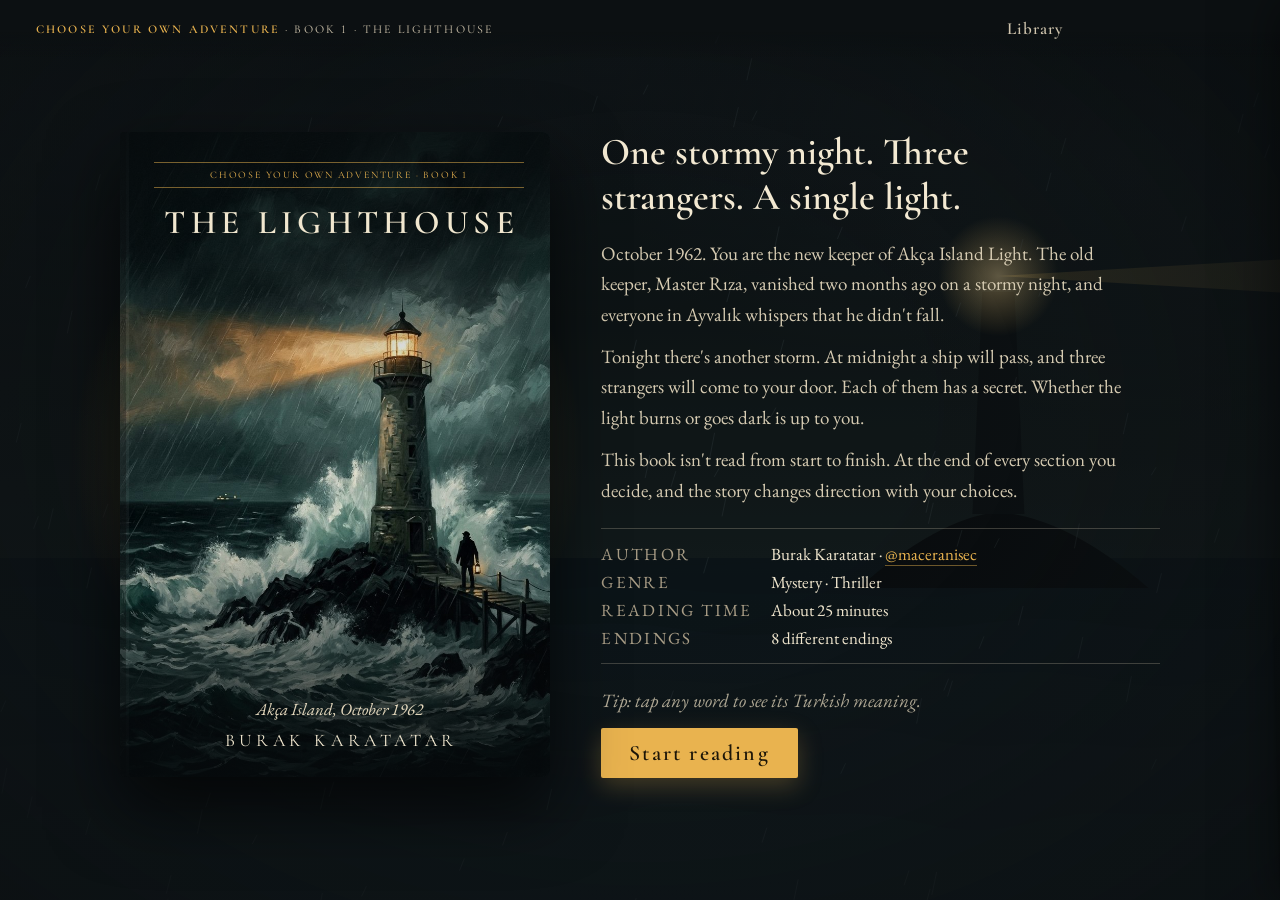
<file: kitaplar/fener-en/index.html>
<!DOCTYPE html>
<html lang="en">
<head>
<meta charset="utf-8">
<meta name="viewport" content="width=device-width, initial-scale=1">
<title>The Lighthouse</title>
<link rel="preconnect" href="https://fonts.googleapis.com">
<link rel="preconnect" href="https://fonts.gstatic.com" crossorigin>
<link href="https://fonts.googleapis.com/css2?family=Cormorant+Garamond:ital,wght@0,500;0,600;1,500&family=EB+Garamond:ital,wght@0,400;0,500;1,400&family=Caveat:wght@500;600&display=swap" rel="stylesheet">
<script type="application/json" id="book-meta">
{
  "id": "fener-en",
  "seri": "Choose Your Own Adventure",
  "kitapNo": 1,
  "baslik": "The Lighthouse",
  "altBaslik": "Akça Island, October 1962",
  "yazar": "Burak Karatatar",
  "instagram": "https://www.instagram.com/maceranisec/",
  "instagramKullanici": "maceranisec",
  "slogan": "One stormy night. Three strangers. A single light.",
  "tur": "Mystery · Thriller",
  "okumaSuresi": "About 25 minutes",
  "sonSayisi": 8,
  "bolumSayisi": 37,
  "kapak": "img/kapak.jpg",
  "kapakYedek": "img/acilis.jpg",
  "dil": "en",
  "kaynak": "fener",
  "sonAnahtari": "fener-en-sonlar",
  "kutuphane": "../../index.html"
}
</script>
<style>
/* Tek tema bilerek: karanlık bir oda, masada açık bir kitap, arkada fırtınalı pencere.
   Düzen: masaüstünde iki sayfalı açık kitap (solda levha ve bekçinin kaydı, sağda metin), telefonda tek sayfa. */
:root {
  --night: #0c1012;        /* oda, kitabın dışı */
  --paper: #efe6d1;        /* sayfa */
  --paper-edge: #e2d6bb;   /* sayfa kenarı, cilt gölgesi */
  --ink: #2b241d;          /* metin mürekkebi */
  --faded: #75685a;        /* soluk mürekkep, ikincil metin */
  --rubric: #8d3a26;       /* kırmızı mürekkep: § numaraları, başharfler, süslemeler */
  --lamp: #e9b34f;         /* fener ışığı, kapak vurgusu */
  --display: "Cormorant Garamond", "Iowan Old Style", Georgia, serif;
  --body: "EB Garamond", "Iowan Old Style", Georgia, serif;
  --hand: "Caveat", "Segoe Print", "Bradley Hand", cursive;
  --cloth: #3b2520;        /* cilt kumaşı */
  color-scheme: light;
}
* { box-sizing: border-box; }
html, body { height: 100%; margin: 0; }
body { background: var(--night); color: var(--ink); font-family: var(--body); overflow: hidden; }
canvas#sea { position: fixed; inset: 0; width: 100%; height: 100%; display: block; opacity: 0.42; }
.vignette { position: fixed; inset: 0; pointer-events: none; background: radial-gradient(ellipse at 50% 45%, rgba(12,16,18,0) 30%, rgba(12,16,18,0.85) 100%); }

/* üst şerit */
.top {
  background: linear-gradient(var(--night) 55%, rgba(12,16,18,0));
  position: fixed; top: 0; left: 0; right: 0; z-index: 4;
  display: flex; align-items: center; justify-content: space-between; gap: 12px; flex-wrap: wrap;
  padding: 12px clamp(16px, 3vw, 36px);
  font-family: var(--display); color: #cfc4ad;
}
.top .series { font-size: 12px; letter-spacing: 0.18em; text-transform: uppercase; }
.top .series b { color: var(--lamp); font-weight: 600; }
.top nav { display: flex; gap: 6px; align-items: center; flex-wrap: wrap; }
.link {
  font-family: var(--display); font-size: 17px; font-weight: 600; letter-spacing: 0.06em;
  background: none; border: 0; color: #cfc4ad; cursor: pointer; padding: 6px 10px; border-radius: 2px;
}
.link:hover { color: var(--lamp); }
a.link { text-decoration: none; }
.link:focus-visible, .choice:focus-visible, .btn:focus-visible { outline: 2px solid var(--lamp); outline-offset: 3px; }
.confirm { display: none; gap: 4px; align-items: center; font-style: italic; color: #cfc4ad; font-size: 16px; }
.confirm.show { display: inline-flex; }

main { position: relative; z-index: 2; height: 100%; overflow-y: auto; padding: 64px clamp(10px, 3vw, 40px) 40px; }

/* ---------- açık kitap ---------- */
.book {
  max-width: 1120px; margin: 0 auto;
  display: grid; grid-template-columns: 1fr 1fr;
  background: var(--paper);
  border-radius: 3px 6px 6px 3px;
  box-shadow: 0 30px 80px rgba(0,0,0,0.6), 0 0 0 1px rgba(0,0,0,0.25), 0 6px 0 -2px #d9ccad, 0 10px 0 -4px #cdbf9e;
  position: relative;
}
.book::before { /* cilt */
  content: ""; position: absolute; top: 0; bottom: 0; left: 50%; width: 70px; transform: translateX(-50%); pointer-events: none;
  background: linear-gradient(90deg, rgba(0,0,0,0) 0%, rgba(80,60,30,0.10) 38%, rgba(40,28,10,0.28) 50%, rgba(80,60,30,0.10) 62%, rgba(0,0,0,0) 100%);
}
.leaf {
  position: relative; padding: 46px clamp(26px, 4vw, 58px) 54px;
  background-image:
    radial-gradient(rgba(120,95,55,0.07) 1px, transparent 1px),
    radial-gradient(rgba(120,95,55,0.05) 1px, transparent 1px);
  background-size: 7px 7px, 11px 11px; background-position: 0 0, 3px 5px;
  min-height: min(760px, calc(100vh - 110px));
}
.leaf.left { border-right: 1px solid rgba(120,95,55,0.15); }
.folio { position: absolute; bottom: 20px; left: 0; right: 0; text-align: center; font-family: var(--display); font-size: 15px; color: var(--faded); letter-spacing: 0.1em; }

/* sol sayfa: levha + kayıt */
.plate { display: flex; flex-direction: column; gap: 22px; }
.act-title { text-align: center; font-family: var(--display); text-transform: uppercase; letter-spacing: 0.22em; font-size: 13.6px; color: var(--rubric); }
.act-title span { display: block; font-size: 30px; letter-spacing: 0.06em; color: var(--ink); font-variant: normal; text-transform: none; font-weight: 600; margin-top: 2px; }
.ill { margin: 0; padding: 10px; background: #f6efdf; border: 1px solid rgba(80,60,30,0.25); box-shadow: inset 0 0 0 4px var(--paper), inset 0 0 0 5px rgba(80,60,30,0.25); }
.ill img { display: block; width: 100%; aspect-ratio: 16 / 9; object-fit: cover; filter: sepia(0.18) contrast(1.02); }
.ill figcaption { text-align: center; font-style: italic; font-size: 16px; color: var(--faded); margin-top: 8px; }
.log { border-top: 1px solid rgba(80,60,30,0.3); border-bottom: 1px solid rgba(80,60,30,0.3); padding: 14px 4px; display: grid; grid-template-columns: repeat(3, 1fr); text-align: center; gap: 6px; }
.log div { font-size: 11.2px; color: var(--faded); text-transform: uppercase; letter-spacing: 0.12em; }
.log b { display: block; font-family: var(--display); font-size: 30px; color: var(--ink); font-weight: 600; letter-spacing: 0.02em; font-variant-numeric: lining-nums tabular-nums; text-transform: none; }
.margin-note { font-style: italic; font-size: 18px; line-height: 1.55; color: var(--faded); text-align: center; padding: 0 10px; text-wrap: balance; }
.fleuron { text-align: center; color: var(--rubric); font-size: 22px; letter-spacing: 0.6em; }

/* sağ sayfa: metin */
.sect { text-align: center; font-family: var(--display); color: var(--rubric); font-size: 22px; font-weight: 600; letter-spacing: 0.08em; }
.sect::before, .sect::after { content: "❧"; font-size: 16px; margin: 0 12px; position: relative; top: -2px; opacity: 0.8; }
.sect::before { display: inline-block; transform: scaleX(-1); }
.leaf h2 { font-family: var(--display); font-weight: 600; font-size: 24px; text-align: center; margin: 6px 0 4px; text-transform: uppercase; letter-spacing: 0.08em; text-wrap: balance; }
.kind { text-align: center; font-style: italic; color: var(--rubric); font-size: 17px; margin-bottom: 4px; }
.text { margin-top: 22px; }
.text p { font-size: 20px; line-height: 1.58; margin: 0 0 12px; text-align: justify; hyphens: auto; -webkit-hyphens: auto; text-indent: 1.4em; }
.text p.lead, .text p.first { text-indent: 0; }
.text p.lead::first-letter { float: left; font-family: var(--display); font-weight: 600; color: var(--rubric); font-size: 76px; line-height: 0.82; padding: 6px 8px 0 0; }
.text p.quote { font-style: italic; text-indent: 0; margin: 4px 1.6em 14px; text-align: left; color: #3d342b; }
.sub { font-family: var(--display); text-transform: uppercase; letter-spacing: 0.2em; color: var(--rubric); font-size: 13.6px; text-align: center; margin: 26px 0 10px; }
.fates { list-style: none; padding: 0; margin: 0; }
.fates li { font-size: 18px; line-height: 1.5; padding: 7px 0; border-bottom: 1px dotted rgba(80,60,30,0.35); }
.fates b { text-transform: uppercase; letter-spacing: 0.06em; font-size: 15.2px; margin-right: 6px; }
.the-end { text-align: center; font-family: var(--display); font-size: 40px; letter-spacing: 0.4em; color: var(--ink); margin: 30px 0 4px; padding-left: 0.4em; }
.missed { list-style: none; padding: 0; margin: 0; }
.missed li { font-style: italic; color: var(--faded); font-size: 17px; text-align: center; padding: 3px 0; }
.tally { text-align: center; font-style: italic; color: var(--faded); font-size: 16px; margin-top: 14px; }

/* seçenekler: oyun kitabı yönergesi */
.choices { margin-top: 26px; border-top: 1px solid rgba(80,60,30,0.3); padding-top: 14px; display: flex; flex-direction: column; }
.choice {
  display: flex; align-items: baseline; gap: 10px; width: 100%; text-align: left; cursor: pointer;
  background: none; border: 0; border-bottom: 1px dotted rgba(80,60,30,0.3); padding: 11px 4px;
  font-family: var(--body); font-size: 19px; line-height: 1.4; color: var(--ink);
}
.choice .ct { flex: 1; font-style: italic; }
.choice .cn { font-family: var(--display); font-weight: 600; font-size: 20px; color: var(--rubric); white-space: nowrap; font-variant-numeric: lining-nums; }
.choice:hover .ct { text-decoration: underline; text-decoration-color: var(--rubric); text-underline-offset: 4px; }
.choice:hover { background: rgba(141,58,38,0.05); }

/* sayfa çevirme */
@keyframes ink { from { opacity: 0.1; transform: translateX(10px); } to { opacity: 1; transform: none; } }

/* ---------- kapak ---------- */
.cover-wrap { max-width: 1040px; margin: 0 auto; display: grid; grid-template-columns: minmax(280px, 430px) 1fr; gap: clamp(24px, 4vw, 56px); align-items: center; min-height: calc(100vh - 120px); }
.cover {
  container-type: inline-size;
  position: relative; aspect-ratio: 2 / 3; border-radius: 3px 8px 8px 3px; overflow: hidden;
  background: #101619 center / cover no-repeat;
  box-shadow: 0 30px 70px rgba(0,0,0,0.7), inset 6px 0 0 rgba(0,0,0,0.25), inset 9px 0 0 rgba(255,255,255,0.05);
  color: #f1e7cf; display: flex; flex-direction: column; justify-content: space-between; padding: 30px 26px 26px 34px;
}
.cover::before { content: ""; position: absolute; inset: 0; background: linear-gradient(rgba(6,10,12,0.78) 0%, rgba(6,10,12,0.05) 38%, rgba(6,10,12,0.05) 62%, rgba(6,10,12,0.85) 100%); }
.cover > * { position: relative; }
.cover .band { font-family: var(--display); text-transform: uppercase; letter-spacing: 0.18em; font-size: clamp(9px, 2.7cqi, 12.5px); white-space: nowrap; text-align: center; color: var(--lamp); border-top: 1px solid rgba(233,179,79,0.5); border-bottom: 1px solid rgba(233,179,79,0.5); padding: 6px 0; }
.cover h1 { font-family: var(--display); font-weight: 600; font-size: clamp(44px, 19cqi, 88px); letter-spacing: 0.16em; text-align: center; margin: 18px 0 0; padding-left: 0.16em; line-height: 1; text-shadow: 0 2px 24px rgba(0,0,0,0.6); }
.cover .subt { text-align: center; font-style: italic; font-size: clamp(15px, 4.6cqi, 20px); margin-bottom: 10px; color: #e4d8bd; }
.cover .author { text-align: center; font-family: var(--display); font-size: clamp(14px, 4.8cqi, 20px); letter-spacing: 0.26em; text-transform: uppercase; padding-left: 0.26em; white-space: nowrap; }
.backcover { color: #e6dcc4; }
.backcover .slogan { font-family: var(--display); font-size: clamp(28px, 3.2vw, 38px); line-height: 1.2; font-weight: 600; color: #f3e9d2; margin: 0 0 18px; text-wrap: balance; }
.backcover p { font-size: 19px; line-height: 1.6; margin: 0 0 12px; max-width: 58ch; color: #d6cbb2; }
.colophon { display: grid; grid-template-columns: auto 1fr; gap: 6px 18px; margin: 22px 0; padding: 14px 0; border-top: 1px solid rgba(214,203,178,0.25); border-bottom: 1px solid rgba(214,203,178,0.25); font-size: 17px; }
.colophon dt { text-transform: uppercase; letter-spacing: 0.14em; color: #a99d86; }
.colophon dd { margin: 0; color: #efe5cd; }
.btn {
  font-family: var(--display); font-size: 22px; font-weight: 600; letter-spacing: 0.1em;
  background: var(--lamp); color: #1d1608; border: 0; padding: 12px 28px; border-radius: 2px; cursor: pointer;
  box-shadow: 0 8px 24px rgba(233,179,79,0.25);
}
.btn:hover { background: #f2c56a; }

/* ---------- defter ---------- */
.drawer {
  position: fixed; top: 0; right: 0; bottom: 0; z-index: 6; width: min(400px, 92vw);
  background: var(--paper); color: var(--ink); box-shadow: -20px 0 50px rgba(0,0,0,0.5);
  transform: translateX(105%); transition: transform .35s ease; padding: 28px 28px 34px; overflow-y: auto;
}
.drawer.open { transform: none; }
.drawer::before { content: ""; position: absolute; top: 0; left: 28px; width: 14px; height: 70px; background: var(--rubric); clip-path: polygon(0 0, 100% 0, 100% 100%, 50% 82%, 0 100%); }
.drawer h3 { font-family: var(--display); text-transform: uppercase; letter-spacing: 0.2em; color: var(--rubric); font-size: 14.4px; margin: 26px 0 8px; text-align: center; }
.drawer h3:first-of-type { margin-top: 54px; }
.drawer ul { list-style: none; padding: 0; margin: 0; }
.drawer li { font-size: 17px; line-height: 1.5; padding: 8px 0; border-bottom: 1px dotted rgba(80,60,30,0.35); }
.drawer .empty { color: var(--faded); font-style: italic; }
.drawer-close { position: absolute; top: 14px; right: 16px; color: var(--ink); }

.toast {
  position: fixed; left: 50%; top: 58px; z-index: 7; transform: translate(-50%, -10px);
  font-style: italic; font-size: 18px; color: var(--paper); background: rgba(43,36,29,0.94);
  padding: 9px 18px; border-radius: 2px; border-left: 3px solid var(--rubric);
  opacity: 0; transition: opacity .4s, transform .4s; pointer-events: none; max-width: 90vw; text-align: center;
}
.toast.show { opacity: 1; transform: translate(-50%, 0); }

@media (max-width: 860px) {
  .book { grid-template-columns: 1fr; }
  .book::before { display: none; }
  .leaf { min-height: 0; padding: 30px 22px 50px; }
  .leaf.left { border-right: 0; border-bottom: 1px solid rgba(120,95,55,0.2); padding-bottom: 24px; }
  .plate { position: static; gap: 14px; }
  .log b { font-size: 24px; }
  .text p { font-size: 18.5px; text-align: left; }
  .leaf.left .folio { display: none; }
  main { padding-top: 92px; }
  .top .series { font-size: 13px; }
  .cover-wrap { grid-template-columns: 1fr; justify-items: center; }
  .cover { width: min(360px, 86vw); }
  .backcover { text-align: left; }
}
@media (prefers-reduced-motion: reduce) {
  .turn .leaf.right > *, .turn .leaf.left .plate { animation: none; }
  .drawer, .toast { transition: none; }
}

/* ===== kitap havası: cilt, sayfa kalınlığı, kurdele, sayfa başlıkları ===== */
.binding {
  max-width: 1150px; margin: 6px auto 30px; position: relative;
  background: var(--cloth); border-radius: 6px; padding: 12px 14px 14px;
  background-image: repeating-linear-gradient(45deg, rgba(255,255,255,0.025) 0 2px, transparent 2px 4px), repeating-linear-gradient(-45deg, rgba(0,0,0,0.08) 0 2px, transparent 2px 4px);
  box-shadow: 0 34px 80px rgba(0,0,0,0.65), inset 0 0 0 1px rgba(255,255,255,0.06), inset 0 0 30px rgba(0,0,0,0.5);
}
.binding .book { box-shadow: 0 2px 6px rgba(0,0,0,0.35); border-radius: 2px; perspective: 2400px; }
.edges { position: absolute; top: 16px; bottom: 18px; z-index: 0; border-radius: 2px;
  background: repeating-linear-gradient(90deg, #efe6d1 0 1px, #cfc1a0 1px 2px); }
.edges.l { right: calc(100% - 14px); }
.edges.r { left: calc(100% - 14px); }
.ribbon { position: absolute; z-index: 3; top: -6px; left: calc(50% + 14px); width: 11px; height: calc(100% + 46px); pointer-events: none;
  background: linear-gradient(90deg, #6f2a1b, #9b4430 45%, #7a2f1f); clip-path: polygon(0 0, 100% 0, 100% 100%, 50% calc(100% - 12px), 0 100%);
  box-shadow: 2px 0 4px rgba(0,0,0,0.3); opacity: 0.95; }
.leaf { background-color: var(--paper); }
.leaf.left { background-image:
    linear-gradient(90deg, rgba(90,65,30,0.10) 0%, rgba(90,65,30,0) 7%, rgba(90,65,30,0) 84%, rgba(70,50,20,0.16) 100%),
    radial-gradient(rgba(120,95,55,0.07) 1px, transparent 1px), radial-gradient(rgba(120,95,55,0.05) 1px, transparent 1px); }
.leaf.right { background-image:
    linear-gradient(90deg, rgba(70,50,20,0.16) 0%, rgba(90,65,30,0) 16%, rgba(90,65,30,0) 93%, rgba(90,65,30,0.10) 100%),
    radial-gradient(rgba(120,95,55,0.07) 1px, transparent 1px), radial-gradient(rgba(120,95,55,0.05) 1px, transparent 1px); }
.leaf { background-size: auto, 7px 7px, 11px 11px; background-position: 0 0, 0 0, 3px 5px; }
.runhead { position: absolute; top: 20px; left: 0; right: 0; text-align: center; font-family: var(--display); text-transform: uppercase; letter-spacing: 0.26em; font-size: 11.2px; color: var(--faded); }
.folio { bottom: 20px; text-align: left; padding: 0 clamp(26px, 4vw, 58px); font-variant-numeric: oldstyle-nums; font-size: 16px; }
.leaf.right .folio { text-align: right; }

/* bekçinin defteri: el yazısı kayıt */
.ledger { background: #f6eedb; border: 1px solid rgba(80,60,30,0.25); padding: 12px 16px 14px; transform: rotate(-0.6deg);
  background-image: repeating-linear-gradient(transparent 0 29px, rgba(70,90,120,0.22) 29px 30px); box-shadow: 0 2px 6px rgba(60,40,10,0.12); }
.ledger .lh { font-family: var(--display); text-transform: uppercase; letter-spacing: 0.2em; font-size: 10.4px; color: var(--rubric); }
.ledger .lv { font-family: var(--hand); font-size: 25px; line-height: 30px; color: #263a5a; }
.margin-note.hand { font-family: var(--hand); font-style: normal; font-size: 24px; line-height: 1.25; color: #263a5a; transform: rotate(-1.2deg); }
.margin-note .lbl { display: block; font-family: var(--body); font-style: italic; font-size: 16px; color: var(--faded); margin-bottom: 6px; }

/* seçenekler: içindekiler gibi noktalı çizgi */
.choice { border-bottom: 0; padding: 9px 2px; gap: 8px; }
.choice .ct { flex: 0 1 auto; }
.choice .lead-dots { flex: 1 1 24px; border-bottom: 2px dotted rgba(80,60,30,0.45); transform: translateY(-5px); min-width: 24px; }
.choice .cn::before { content: "§ "; font-size: 15px; }
.choices { border-top: 0; }
.choices::before { content: "❦"; display: block; text-align: center; color: var(--rubric); font-size: 20px; margin-bottom: 6px; }

/* sayfa çevirme */
.flip { position: absolute; top: 0; bottom: 0; left: 50%; width: 50%; z-index: 5; transform-origin: left center; transform-style: preserve-3d; pointer-events: none; animation: flip .85s cubic-bezier(.45,.05,.3,1) forwards; }
.flip .face { position: absolute; inset: 0; overflow: hidden; backface-visibility: hidden; -webkit-backface-visibility: hidden; }
.flip .face.back { transform: rotateY(180deg); }
.flip .face::after { content: ""; position: absolute; inset: 0; pointer-events: none; animation: shade .85s ease forwards; }
@keyframes flip { from { transform: rotateY(0deg); } to { transform: rotateY(-180deg); } }
@keyframes shade { 0% { background: rgba(40,28,10,0); } 50% { background: rgba(40,28,10,0.28); } 100% { background: rgba(40,28,10,0); } }
.hide-under { visibility: hidden; }
.lift { position: absolute; inset: 0; z-index: 5; transform-origin: left center; pointer-events: none; animation: lift .6s ease-in forwards; background: var(--paper); overflow: hidden; }
@keyframes lift { 0% { transform: perspective(1400px) rotateY(0); opacity: 1; box-shadow: 0 0 0 rgba(0,0,0,0); } 75% { opacity: 1; box-shadow: 20px 0 40px rgba(0,0,0,0.35); } 100% { transform: perspective(1400px) rotateY(-100deg); opacity: 0; } }

@media (max-width: 860px) {
  .binding { padding: 8px 8px 10px; }
  .edges, .ribbon { display: none; }
  .ledger .lv { font-size: 22px; }
  .runhead { top: 12px; }
}
@media (prefers-reduced-motion: reduce) { .flip, .lift { display: none; } }

/* ===== karar kartları ===== */
.choices { margin-top: 30px; gap: 12px; }
.choices::before { content: none; }
.decide { display: flex; align-items: center; gap: 14px; margin-bottom: 4px; font-family: var(--display); text-transform: uppercase; letter-spacing: 0.2em; font-size: 13.6px; color: var(--rubric); }
.decide::before, .decide::after { content: ""; flex: 1; height: 1px; background: linear-gradient(90deg, transparent, rgba(141,58,38,0.5)); }
.decide::after { background: linear-gradient(90deg, rgba(141,58,38,0.5), transparent); }
.choice {
  display: grid; grid-template-columns: 52px 1fr auto; align-items: center; gap: 14px;
  padding: 12px 16px 12px 12px; border: 1px solid rgba(80,60,30,0.22); border-radius: 3px;
  background: #f7f0de; box-shadow: inset 0 0 0 3px #f7f0de, inset 0 0 0 4px rgba(80,60,30,0.12), 0 1px 2px rgba(60,40,10,0.08);
  transition: transform .18s ease, box-shadow .18s ease, border-color .18s ease;
}
.choice:hover { background: #f9f3e4; border-color: rgba(141,58,38,0.55); transform: translateY(-2px);
  box-shadow: inset 0 0 0 3px #f9f3e4, inset 0 0 0 4px rgba(141,58,38,0.25), 0 8px 18px rgba(60,40,10,0.14); }
.choice .ct { font-style: normal; font-size: 19px; line-height: 1.35; }
.choice:hover .ct { text-decoration: none; }
.choice .lead-dots { display: none; }
.choice .seal {
  width: 46px; height: 46px; border-radius: 50%; display: grid; place-items: center;
  background: radial-gradient(circle at 35% 30%, #b45a40, #8d3a26 55%, #6e2a1a);
  box-shadow: inset 0 0 0 3px rgba(255,235,210,0.18), inset 0 -3px 6px rgba(0,0,0,0.25), 0 2px 3px rgba(60,20,10,0.3);
  color: #f6e9d0; font-family: var(--display); font-weight: 600; font-size: 19px; font-variant-numeric: lining-nums; letter-spacing: 0.02em;
}
.choice .seal.blank { background: radial-gradient(circle at 35% 30%, #a99a80, #85765e 60%, #6b5e49); font-size: 20px; }
.choice .go { font-style: italic; font-size: 15px; color: var(--rubric); opacity: 0; transform: translateX(-6px); transition: opacity .18s, transform .18s; white-space: nowrap; }
.choice:hover .go, .choice:focus-visible .go { opacity: 1; transform: none; }
@media (max-width: 860px) {
  .choice { grid-template-columns: 44px 1fr; padding: 11px 12px 11px 10px; }
  .choice .seal { width: 40px; height: 40px; font-size: 17px; }
  .choice .go { display: none; }
}
@media (prefers-reduced-motion: reduce) { .choice, .choice .go { transition: none; } .choice:hover { transform: none; } }

/* yumuşatılmış kararlar: durağanken basılı satır, üstüne gelince kart */
.choices { gap: 0; }
.choice {
  background: transparent; border: 0; border-radius: 3px; box-shadow: none;
  border-bottom: 1px solid rgba(80,60,30,0.18); padding: 12px 14px 12px 6px;
}
.choice:last-child { border-bottom: 0; }
.choice { grid-template-columns: 52px 1fr; }
.choice .go { display: none; }
.choice .seal { width: 42px; height: 42px; font-size: 18px; box-shadow: inset 0 0 0 2px rgba(255,235,210,0.16), 0 1px 2px rgba(60,20,10,0.25); transition: transform .18s ease; }
.choice:hover, .choice:focus-visible {
  background: #f7f0de; border-bottom-color: transparent; transform: translateY(-1px);
  box-shadow: 0 0 0 1px rgba(141,58,38,0.35), 0 6px 16px rgba(60,40,10,0.12);
}
.choice:hover .seal { transform: rotate(-8deg) scale(1.05); }
@media (hover: none) {
  .choice { padding-top: 13px; padding-bottom: 13px; }
  .choice:active { background: #f7f0de; box-shadow: 0 0 0 1px rgba(141,58,38,0.35); }
}
@media (prefers-reduced-motion: reduce) { .choice .seal { transition: none; } .choice:hover .seal { transform: none; } }

.ig { color: var(--lamp); text-decoration: none; border-bottom: 1px solid rgba(233,179,79,0.45); }
.ig:hover { color: #f2c56a; border-bottom-color: #f2c56a; }
.leaf .ig { color: var(--rubric); border-bottom-color: rgba(141,58,38,0.4); }

/* Cormorant'ın eski stil "1" rakamı "ı" gibi görünüyor: başlıklarda düz rakam */
body, .sect, .cover .band, .top .series, .choice .seal, h1, h2 { font-variant-numeric: lining-nums; }

/* The Lighthouse: uzun İngilizce başlık kapağa sığsın */
.cover h1 { font-size: clamp(28px, 9cqi, 56px); }


/* ---------- canlılık: görsel yavaşça yaklaşır, seçenekler sırayla gelir, kapak süzülür ---------- */
.ill .kb { overflow: hidden; }
.ill .kb img { animation: kb 20s ease-in-out infinite alternate; transform-origin: 50% 45%; }
@keyframes kb { from { transform: scale(1.02); } to { transform: scale(1.14) translate(-1.5%, -1%); } }
.choices .choice { animation: cin .55s cubic-bezier(.2,.8,.2,1) both; }
.choices .choice:nth-child(1) { animation-delay: .35s; } .choices .choice:nth-child(2) { animation-delay: .45s; }
.choices .choice:nth-child(3) { animation-delay: .55s; } .choices .choice:nth-child(4) { animation-delay: .65s; }
.choices .choice:nth-child(5) { animation-delay: .75s; } .choices .choice:nth-child(6) { animation-delay: .85s; }
@keyframes cin { from { opacity: 0; transform: translateY(10px); } to { opacity: 1; transform: none; } }
.cover { animation: coverfloat 7s ease-in-out infinite; }
@keyframes coverfloat { 0%, 100% { transform: translateY(0) rotate(-0.4deg); } 50% { transform: translateY(-8px) rotate(0.4deg); } }
.cover-wrap { position: relative; }
.cover-wrap::before { content: ""; position: absolute; left: 0; top: 50%; width: min(520px, 90vw); aspect-ratio: 1; transform: translate(-10%, -50%); pointer-events: none; z-index: -1;
  background: radial-gradient(closest-side, color-mix(in srgb, var(--lamp) 32%, transparent), transparent); animation: glow 6s ease-in-out infinite; }
@keyframes glow { 0%, 100% { opacity: 0.6; } 50% { opacity: 1; } }
.the-end { animation: endin 1.4s .2s cubic-bezier(.2,.8,.2,1) both; }
@keyframes endin { from { opacity: 0; letter-spacing: 0.9em; } to { opacity: 1; } }
@media (prefers-reduced-motion: reduce) { .ill .kb img, .choices .choice, .cover, .cover-wrap::before, .the-end { animation: none; } }
</style>
<link rel="icon" href="../../favicon.svg" type="image/svg+xml">
<link rel="icon" href="../../favicon-32.png" sizes="32x32" type="image/png">
<link rel="apple-touch-icon" href="../../apple-touch-icon.png">
</head>
<body>
<canvas id="sea" aria-hidden="true"></canvas>
<div class="vignette" aria-hidden="true"></div>

<header class="top">
  <div class="series"><b>Choose Your Own Adventure</b> · Book 1 · The Lighthouse</div>
  <nav>
    <a class="link" id="lnk-lib" href="#" hidden>Library</a>
    <button class="link" id="btn-book" type="button">Notebook <span id="note-count"></span></button>
    <button class="link" id="btn-cover" type="button">Cover</button>
    <span class="confirm" id="confirm">Your reading will start over. Are you sure?
      <button class="link" id="btn-yes" type="button">Yes</button>
      <button class="link" id="btn-no" type="button">No</button>
    </span>
  </nav>
</header>

<main id="main"><div id="view"></div></main>

<aside class="drawer" id="drawer" aria-label="Notebook">
  <button class="link drawer-close" id="btn-close" type="button">Close</button>
  <h3>Your pockets</h3>
  <ul id="items"></ul>
  <h3>Your notes</h3>
  <ul id="notes"></ul>
  <h3>Endings found</h3>
  <ul id="endings"></ul>
</aside>

<div class="toast" id="toast" role="status"></div>

<script>
const ENDINGS = [
  { id: "safak",   title: "Dawn Light" },
  { id: "liman",   title: "Silent Harbor" },
  { id: "karanlik",title: "Dark Sea" },
  { id: "kacis",   title: "Escape" },
  { id: "bedel",   title: "The Price" },
  { id: "dalga",   title: "The Seventh Wave" },
  { id: "teslim",  title: "Surrender" },
  { id: "suclu",   title: "The Guilty One" }
];

const IMG = {
  acilis: "img/acilis.jpg", halil: "img/halil.jpg", kapi: "img/kapi.jpg",
  oda: "img/oda.jpg", mektup: "img/mektup.jpg", sevket: "img/sevket.jpg",
  lojman: "img/lojman.jpg", mercek: "img/mercek.jpg", cizim: "img/cizim.jpg",
  telsiz: "img/telsiz.jpg", lamba: "img/lamba.jpg", safak: "img/safak.jpg"
};

function rel(s, who, n, msg) {
  s.r[who] = (s.r[who] || 0) + n;
  if (msg) toast(msg);
}
function note(s, text) { if (!s.notes.includes(text)) s.notes.push(text); }
function flag(s, k) { s.f[k] = true; }
function has(s, k) { return !!s.f[k]; }

const S = {
  a1: {
    time: "20:00", wind: 6, baro: 748, img: "acilis", imgLabel: "Akça Island and its lighthouse in the storm",
    title: "The third night",
    text: () => [
      "Your third night on Akça Island. You lit the lamp half an hour ago. The lens turns slowly, throwing its beam twenty nautical miles out to sea. As the clock strikes eight, the radio crackles:",
      { q: "Akça Island Light, this is Ayvalık Harbor. The motor vessel Mehtap will pass the island at midnight. Storm warning in effect. Your light is to burn without interruption until morning." },
      "Nobody said much when they gave you this job. All you know is this: two months ago, on a stormy night just like this one, the old keeper, Master Rıza, fell into the sea. His body was never found. In the coffeehouses of Ayvalık everyone whispers the same thing: Rıza lived on these rocks for thirty years. Rıza didn't fall.",
      "Rıza's room is still locked. On its door is a note he nailed up himself:",
      { q: "The low rock is death. Count to the seventh wave." },
      "You switch off the radio and turn to the window, and down among the rocks at the foot of the jetty you see something. A hand. Someone in the waves is waving at you."
    ],
    choices: [
      { t: "Run down to the jetty right now", to: "a2" },
      { t: "Follow the rule: write it in the logbook first, then go down", to: "a2", fx: (s) => {
        flag(s, "SANDIK_IPUCU"); flag(s, "GEC");
        note(s, "Three pages from the last week have been torn out of Rıza's official logbook. In the margin: «The real record is in the chest.»");
      } }
    ]
  },
  a2: {
    time: "20:10", wind: 7, baro: 746,
    title: "The jetty",
    text: (s) => {
      const p = [];
      if (has(s, "GEC")) p.push("The logbook rule is Rıza's: whatever you see at sea, write it down first. As you write the time, something catches your eye. Three pages from Rıza's last week have been torn out. In the margin of the last whole page there is a note in tiny letters: «The real record is in the chest.» You shut the logbook and run down the stairs. That half minute feels very long now.");
      p.push("In the storm the jetty is nothing but a thin strip of planks. The man among the rocks is clinging to a mossy stone with one hand. Every wave drags him a little lower." + (has(s, "GEC") ? " His voice sounds weaker now." : ""));
      p.push("You see two ways. A thick rope of Rıza's is coiled around the jetty's bollard. Throw it and the man could grab it, but if his arm is hurt he might not hold on. Or you could climb down onto the flat rock half out of the water and pull him in by the hand. Further down still, where the waves break, there is a black rock much closer to him.");
      return p;
    },
    choices: [
      { t: "Throw him the rope", to: "a4" },
      { t: "Climb down onto the flat rock and grab his hand", to: "a3" }
    ]
  },
  a3: {
    time: "20:15", wind: 7, baro: 746,
    title: "Seven waves",
    text: () => [
      "You climb down onto the flat rock. The stone is slick, the foam rises to your knees. The man is two meters away, at the foot of the lowest black rock. Now you can see his face: about forty, bearded, eyes wide open.",
      "The waves come in a steady rhythm. One, two, three... Six of them look alike. Then, from behind, a deeper, slower roar builds. The note on the door comes back to you."
    ],
    choices: [
      { t: "Wait for the seventh wave, reach out as it pulls back", to: "a4", fx: (s) => { flag(s, "KAYA"); rel(s, "halil", 1, "Halil saw you risk your life for him."); } },
      { t: "Don't wait, jump onto the black rock", to: "e_dalga", dark: true }
    ]
  },
  e_dalga: {
    time: "20:16", wind: 7, baro: 746,
    end: { id: "dalga", kind: "Early ending" },
    title: "The Seventh Wave",
    text: () => [
      "You jump onto the black rock. There is moss under your feet. Just as you reach for the man, the roar behind you turns into a wall. You remember Rıza's note. Too late."
    ],
    sabah: "The boat from Ayvalık finds the lighthouse lens standing still. There was no one left to wind the weight back up at midnight. The Mehtap passed a dark island, lost its course and ran aground on a shoal before dawn. No one died, but it was customs officers who unloaded its cargo.",
    akibet: [
      ["You", "Your body was found three days later at Kancaburun. The records called it \"an accident on duty.\""],
      ["The man on the rocks", "He held on to the rocks until morning. When the boat arrived he was gone. No one ever saw him again."],
      ["The mother and son in the rowboat", "That night they had set out to take shelter on the island. They never reached the west cove; they saw the dark lighthouse and turned back."],
      ["Master Rıza", "His note is still on the door. The keeper who came after you took it seriously."]
    ],
    yil: "Akça Island Light was converted to an automatic lamp. There is no keeper on the island anymore. And Master Rıza's death remained a question nobody asked."
  },
  a4: {
    time: "20:20", wind: 7, baro: 745, img: "halil", imgLabel: "Halil (portrait)",
    title: "Halil",
    text: (s) => [
      has(s, "KAYA")
        ? "As the seventh wave pounds the rocks and draws back, you catch the man's wrist. For a moment you both slide, then the flat rock is under your feet again. You climb onto the jetty together."
        : "The rope lands on the man's shoulder on the first throw. He wraps it around his wrist with his good arm and holds on, and you pull with everything you have. By the time he reaches the jetty you can see he hasn't used his left arm at all.",
      "There is a deep gash in his left forearm. Blood mixes with the rain and runs across the planks. When he gets his breath back he says, \"Halil. I'm a fisherman. My boat hit the rocks at Kancaburun. I was alone.\"",
      "You carry him to the keeper's house at the foot of the lighthouse and sit him by the stove. His wound is bad, but his eyes aren't on his wound. He is looking at the radio in the corner. Then at you. Then at the radio again.",
      "Reporting a wreck to the harbor is the keeper's duty. You both know that."
    ],
    choices: [
      { t: "Dress his wound first", to: "a5" },
      { t: "Do your duty: radio the wreck in to the harbor", to: "a6" }
    ]
  },
  a6: {
    time: "20:25", wind: 7, baro: 745,
    title: "The microphone",
    text: () => [
      "The moment you pick up the microphone, Halil grabs your wrist with his good hand. His grip is too strong for a wounded man.",
      "\"If they hear I'm here, someone dies tonight,\" he says quietly. \"Maybe me. Maybe you. Other ears listen to that radio besides the harbor's, keeper.\"",
      "You can feel his hand trembling. From fear or from blood loss, you can't tell. The Mehtap passes at midnight, and right now the harbor is listening on this frequency."
    ],
    choices: [
      { t: "Report it anyway. Rules are rules.", to: "a5", fx: (s) => {
        flag(s, "BILDIRDI"); rel(s, "halil", -2, "Halil won't forget this.");
        note(s, "It wasn't the harbor that answered the radio call, but someone you didn't know: «Keep the survivor with you. Stand by.»");
      } },
      { t: "Put the microphone down", to: "a5", fx: (s) => { flag(s, "BIRAKTI"); rel(s, "halil", 1, "Halil saw you break the rule for him."); } }
    ]
  },
  a5: {
    time: "20:35", wind: 7, baro: 744,
    title: "The bandage",
    enter: (s) => { flag(s, "ELLER"); note(s, "Halil's palms have no net calluses. Instead there are fresh rope burns."); },
    text: (s) => {
      const p = [];
      if (has(s, "BILDIRDI")) p.push("\"Ayvalık Harbor, this is Akça Island Light. Wreck at Kancaburun, one survivor.\" Static. Then a voice comes through, not the harbormaster's but that of a man you've never heard: «Understood, lighthouse. Keep the survivor with you. Stand by.» The connection drops. Halil's face is ash gray. \"That wasn't the harbor,\" he says, and nothing more.");
      if (has(s, "BIRAKTI")) p.push("You put the microphone back. Halil's hand lets go of your wrist. \"Thank you,\" he says. \"I won't forget this.\"");
      p.push("You clean the wound with boiling water and bandage it. Halil grits his teeth and doesn't make a sound.");
      p.push("As you tie the bandage, his palms catch your eye. There are none of the net calluses a fisherman's hands should have. Instead, fresh red rope burns run the length of both palms. This man held on to something with all his strength tonight. Or tried not to let it go.");
      p.push("Halil notices you looking at his hands and makes fists.");
      return p;
    },
    choices: [
      { t: "\"Those aren't a fisherman's hands.\"", to: "a7", fx: (s) => { flag(s, "SORDU"); note(s, "Halil said he sometimes carries cargo without asking whose it is."); } },
      { t: "Say nothing, finish the bandage", to: "a7", fx: (s) => rel(s, "halil", 1, "Halil noticed you didn't ask.") }
    ]
  },
  a7: {
    time: "21:00", wind: 8, baro: 742, img: "kapi", imgLabel: "Nermin and Can at the door",
    title: "Three short knocks",
    text: (s) => [
      has(s, "SORDU")
        ? "Halil's answer comes after a long silence: \"Fish aren't always plentiful. Sometimes I carry cargo. I don't ask whose it is, either.\" You understand this isn't a confession but a warning: don't ask any more."
        : "Halil looks at his bandage and says nothing. But in the light of the stove you see his shoulders loosen a little.",
      "As nine o'clock comes, the wind rises to force eight and the window frames groan. Then there's a knock at the door. Three short knocks. Halil's chair creaks. He is on his feet.",
      "You open the door to find a soaked woman and a boy of about eight, clutching her hand. On the woman's back is a small leather bag. \"My name is Nermin. This is my son, Can. We tied a rowboat up in the west cove. Please, just for tonight.\"",
      "The west cove is an inlet hidden behind the rocks, on no map. Even you only noticed it yesterday. This woman found it in the dark, in a storm."
    ],
    choices: [
      { t: "Let them in", to: "a8" },
      { t: "Ask at the door: \"How do you know about the west cove?\"", to: "a8", fx: (s) => {
        flag(s, "KOY_SORDU"); rel(s, "nermin", -1, "Nermin won't forget being kept waiting at the door.");
        note(s, "Nermin knew about the west cove, which isn't on any map. Her husband «works these waters».");
      } }
    ]
  },
  a8: {
    time: "21:10", wind: 8, baro: 741,
    title: "A look",
    text: (s) => {
      const p = [];
      if (has(s, "KOY_SORDU")) p.push("\"My husband works these waters,\" Nermin says after a moment's hesitation. \"He knows the coves by heart. I listened to him, for years. A child is waiting in the cold, keeper.\" She doesn't look at you again as she comes in.");
      p.push("The moment Nermin crosses the threshold she freezes. Halil is standing by the stove. For an instant their eyes meet. Nermin's hand on her son's shoulder goes rigid. Then they both look away, as if they had never seen each other.");
      p.push("Can is clinging to his mother's skirt, shivering, his lips blue. He needs dry clothes, a blanket. All of that is in Rıza's locked room. But first you have to decide who will break the silence in this room.");
      return p;
    },
    choices: [
      { t: "See to Can: warm some milk, sit with him", to: "a9", fx: (s) => {
        s.via = "can"; rel(s, "can", 1, "Can is starting to warm to you.");
        note(s, "Can: «My father's ship finds its way by the light. Mom doesn't want him to see it tonight.»");
      } },
      { t: "Draw Nermin into the kitchen, talk to her alone", to: "a9", fx: (s) => {
        s.via = "nermin"; rel(s, "nermin", 1, "Nermin is starting to trust you.");
        note(s, "Nermin is running from her husband. She doesn't let go of the leather bag for a second.");
      } },
      { t: "Ask straight out: \"Do you two know each other?\"", to: "a9", fx: (s) => {
        s.via = "sor"; flag(s, "TANISIYOR"); rel(s, "halil", -1); rel(s, "nermin", -1, "Halil and Nermin are wary of you now.");
        note(s, "Halil and Nermin know each other and are hiding it.");
      } }
    ]
  },
  a9: {
    time: "21:30", wind: 9, baro: 739, img: "oda", imgLabel: "Master Rıza's room",
    title: "Rıza's room",
    enter: (s) => note(s, "Rıza's chart of the Aegean has pencil crosses on it. One is in the west cove of Akça Island."),
    text: (s) => {
      const p = [];
      if (s.via === "can") p.push("You warm the milk and put it in Can's hands. For a while he says nothing, then he points at the spiral staircase up to the light. \"Does the light always turn?\" \"All night.\" \"My father's ship comes by looking at the light too,\" he says. \"Mom doesn't want him to see it tonight.\" When Nermin calls from the kitchen he falls silent at once.");
      if (s.via === "nermin") p.push("In the kitchen Nermin lowers her voice. \"I'm running from my husband. The man who raised his hand to me has started raising it to my son. No one can know we're here.\" She presses the leather bag to her chest. When you ask what's inside she says, \"Our lives.\" She won't say more.");
      if (s.via === "sor") p.push("\"No,\" says Halil, far too fast. \"Never seen him,\" says Nermin, at the same moment. Two people telling the same lie at the same time is clearer than the truth. But the question has a price: they're both wary of you now.");
      p.push("You open Rıza's room for the blankets. The lock is rusty, but it turns. Inside it smells of cigarettes and kerosene. A chart of the Aegean hangs on the wall, marked with small pencil crosses. One sits right at the western tip of Akça Island, in the cove where Nermin tied up her rowboat.");
      p.push("In the cupboard there are thick sweaters and two blankets. In the corner stands a heavy walnut chest with a carved lid.");
      if ((s.r.can || 0) >= 1) p.push("Can slips into the room behind you and raps on the chest. \"This has a hollow bottom,\" he says. \"We have a chest like this at home. My dad hides money in it.\"");
      else if (has(s, "SANDIK_IPUCU")) p.push("The note in the logbook's margin comes back to you: «The real record is in the chest.»");
      return p;
    },
    choices: [
      { t: "Feel the bottom of the chest", to: "a10", if: (s) => has(s, "SANDIK_IPUCU") || (s.r.can || 0) >= 1 },
      { t: "Take the blankets and go back to the others", to: "a12" }
    ]
  },
  a10: {
    time: "21:40", wind: 9, baro: 738, img: "mektup", imgLabel: "Rıza's letter (close-up)",
    title: "Oilcloth",
    enter: (s) => { flag(s, "MEKTUP"); toast("Rıza's letter is yours now."); },
    text: () => [
      "You lift out the old clothes in the chest. One board in the bottom is newer than the others. You pry it up with your pocketknife, and underneath is an envelope wrapped in oilcloth. On it, in the same handwriting as the note on the door:",
      { q: "To the keeper who comes after me." },
      "The envelope is thick, several pages inside. Outside, the wind dies for a moment, then blows harder."
    ],
    choices: [
      { t: "Read it here, right now", to: "a12", fx: (s) => {
        flag(s, "MEKTUP_YARIM");
        note(s, "Rıza's letter: «On this island the lights talk at night... Trust no one. Not the smuggler, not the fugitive. Least of all the one in uniform...» You couldn't read the rest.");
      } },
      { t: "Pocket it, read it once everyone is asleep", to: "a12" }
    ]
  },
  a12: {
    time: "21:50", wind: 9, baro: 737, img: "sevket", imgLabel: "Sergeant Şevket (portrait)",
    title: "The man in uniform",
    text: (s) => {
      const p = [];
      if (has(s, "MEKTUP_YARIM")) {
        p.push("In the lamplight you open the first page:");
        p.push({ q: "If you are reading these lines, I have either run or I am gone. On this island the lights talk at night, son. I've written below which light means what. Trust no one. Not the smuggler, not the fugitive. Least of all the one in uniform..." });
        p.push("At that very moment someone pounds on the outer door. Heavy, commanding blows. You fold the letter and shove it in your pocket.");
      } else {
        p.push("You hand out the blankets. Can is dozing by the stove, Nermin leans against the wall with her bag, Halil watches the dark sea from the window. No one speaks." + (has(s, "MEKTUP") ? " The envelope in your pocket presses against your chest." : "") + " It's ten to ten. Then someone pounds on the outer door. Heavy, commanding blows.");
      }
      p.push("Without a word, Halil slips into the back room.");
      p.push("At the door stands a big man, water streaming from his raincoat. A gendarmerie badge on his shoulder, a pistol on his belt. \"Sergeant Şevket, Ayvalık Gendarmerie. My boat got caught in the storm, I tied up in the cove.\"" + (has(s, "BILDIRDI") ? " He pauses for a moment. \"I heard your radio call. You mentioned a survivor.\"" : ""));
      p.push("His eyes sweep the room over your shoulder. \"I'm looking for a fugitive. Name of Halil, he killed a man. He may have come ashore on this island.\"");
      return p;
    },
    choices: [
      { t: "Open the door, invite him in", to: "a13" },
      { t: "Before you open up, look him over from head to toe", to: "a13", fx: (s) => {
        flag(s, "BOT_KURU"); rel(s, "sevket", 1, "Şevket noticed you sizing him up.");
        note(s, "Şevket's raincoat is soaked, but his boots are dry and spotless. A man who came in from the sea in a storm wouldn't have boots like that.");
      } }
    ]
  },
  a13: {
    time: "21:55", wind: 9, baro: 736,
    title: "Who else is here",
    enter: (s) => note(s, "Nermin went white when she saw Şevket. Şevket looked at Nermin's bag a second too long."),
    text: (s) => [
      has(s, "BOT_KURU")
        ? "His raincoat is soaked. But his boots are dry. No mud, no salt stains, as if he'd just stepped out of a warm room. A man who came in from the sea in a storm wouldn't have boots like that. Şevket sees where your gaze has gone and smiles. \"Cold out, keeper.\" He steps inside."
        : "Şevket comes in and hangs his raincoat on the nail by the stove. He finds the nail without looking for it. As if he's seen this house before.",
      "Nermin goes white when she sees him. Can hides behind his mother. Şevket ignores them both, but he looks at Nermin's bag a second too long.",
      "Then he turns to the back room door, then to you. \"Who else is in this house, keeper?\"",
      "Your answer will decide whose side you're on for the rest of the night."
    ],
    choices: [
      { t: "Tell the truth: \"There's a wounded man in the back room. His name is Halil.\"", to: "act1_end", fx: (s) => { s.via = "verdi"; flag(s, "HALIL_VERILDI"); rel(s, "sevket", -1); rel(s, "halil", -2, "Halil won't forget this."); } },
      { t: "Stay vague: \"A few people running from the storm. Everyone's tired.\"", to: "act1_end", fx: (s) => { s.via = "belirsiz"; } },
      { t: "Hide Halil: \"This woman and her son. No one else.\"", to: "act1_end", fx: (s) => { s.via = "sakla"; flag(s, "YALAN"); rel(s, "sevket", has(s, "BILDIRDI") ? 2 : 1); rel(s, "halil", 2, "Halil heard you lie to protect him."); } }
    ]
  },
  act1_end: {
    time: "22:00", wind: 9, baro: 735,
    actEnd: true, next: { t: "Go on to Act 2", to: "b1" },
    title: "The storm arrives",
    text: (s) => {
      const p = [];
      if (s.via === "verdi") p.push("Şevket draws his pistol and walks into the back room. The sound of a struggle, then the click of handcuffs. He cuffs Halil by his good arm to the stovepipe. Halil doesn't even look at you. He says just one thing, to Nermin: \"Don't believe him.\" Nermin says nothing, but her lips tremble.");
      if (s.via === "belirsiz") p.push("Şevket weighs your answer, then opens the back room door himself. Halil is standing in the dark, waiting. \"I know you,\" says Şevket. \"And I know you, Sergeant,\" says Halil. \"Better than anyone.\" Şevket sits down by the stove without taking his hand off his pistol. \"I'll wait till morning.\"");
      if (s.via === "sakla") p.push((has(s, "BILDIRDI") ? "\"On the radio you said a survivor, keeper. Now there's no one.\" His voice is soft. The softness frightens you. " : "Şevket studies your face for a long time. ") + "Then he sits down by the stove and warms his hands, but his eyes never leave the back room door. Can opens his mouth to say something; Nermin squeezes his hand and he falls silent. A secret you all share is breathing in the same room.");
      p.push("Ten o'clock. The storm is over the island now. At midnight the Mehtap will pass, and it will find its way by your light.");
      p.push("There are three strangers in the keeper's house, and all three are waiting for that ship. One is running from it. One is hiding from it. And one has come to meet it. You don't know yet which is which.");
      return p;
    }
  }
};

/* ================= ACT 2: SECRETS ================= */
function afterTalk(s) { return s.talked.length >= 2 ? "act2_end" : "b8"; }

function outcomeText(s) {
  const o = s.out; s.outShown = o;
  const T = {
    h_r: "Halil is silent for a long time. Then he says one word: \"Şevket.\" His voice cracks. \"Rıza told him he was going to Customs. Şevket waited for him on the jetty. I was in the boat, I saw everything. He hit him with an oar, then pushed him into the water. And they told Ziya he fell. I kept quiet. For two months I kept quiet.\" \"Will you say that in a courtroom in the morning?\" you ask. \"If we live to see the morning,\" he says.",
    h_n: "\"If I tell you, you won't live to see morning,\" says Halil. \"You don't trust me, keeper. And I can't trust you. Not tonight, not without knowing whose side you're on.\" He turns his head to the window. The conversation is over.",
    n_ver: "Nermin opens the bag, takes out a thick leather-bound ledger and hands it to you. \"Ziya's account book. He writes down what he paid to whom.\" You turn the pages: harbor officials, customs men, a town councillor. At the end of every month, the same line: «Ş. · Akça Island · 500.» You slip the ledger into your inside pocket. Now every name in the ring is in your hands.",
    n_red: "Nermin presses the bag to her chest. \"This bag is the only thing I have to bargain with, keeper. I don't even know you.\" There's no anger in her eyes, only exhaustion. You understand you won't get more from her.",
    n_mur: "\"There are nine people on that ship,\" says Nermin, her voice shaking. \"Half of them are Ziya's men. The others... Remzi the cook has a sixteen-year-old son, and he's on board too.\" She is silent for a while. \"I'm a mother too, keeper. I know. But I won't put my son back on that ship.\"",
    s_dus: "\"I'll think about it,\" you say. Şevket tosses his cigarette into the stove and turns his back on you. \"Think, keeper. You have until midnight.\" His voice is relaxed. He has decided you're harmless.",
    s_cizme: "The smile on Şevket's face vanishes for a moment, then comes back. \"I've been on the island since noon,\" he says. \"Waited out the storm in Rıza's old fishing hut.\" Then he leans in and lowers his voice: \"A sharp-eyed keeper is a good thing. But one who's too sharp doesn't last long on this island. Rıza was like that.\"",
    s_riza: "\"Everyone knew him,\" says Şevket. \"Stubborn old man. Anyone could see he'd end up falling into the sea.\" He takes a deep drag on his cigarette. The man who said a moment ago that Halil killed Rıza is now saying he fell. You don't let on that you noticed."
  };
  let t = T[o] || "";
  if (s.halilMektup && o === "h_r") t = "Halil reads the letter twice. When he recognizes Rıza's handwriting, the hand holding the paper starts to shake. " + t;
  if (s.halilMektup && o === "h_n") t = "Halil reads the letter, then folds it carefully and hands it back to you. \"Don't show this to anyone,\" he says. " + t;
  return t;
}

const ACT2 = {
  b1: {
    act: 2, time: "22:05", wind: 10, baro: 733, img: (s) => s.via === "verdi" ? "lojman" : null, imgLabel: "The keeper's house, toward midnight",
    title: "The clockwork weight",
    text: (s) => {
      const p = [];
      if (s.via === "verdi") p.push("Halil is cuffed to the stovepipe, head bowed. Şevket puts the key to the cuffs in his waistcoat pocket, buttons it, and sits down by the stove, an arm's length from Halil.");
      if (s.via === "belirsiz") p.push("Şevket and Halil sit at opposite ends of the room. Neither of them sleeps. One has his hand near his pistol, the other near the poker by the hearth.");
      if (s.via === "sakla") p.push("The back room door is ajar. Twice Şevket gets up to close it, and both times you get there first. You don't know how long this game can last.");
      p.push("Can has fallen asleep on his mother's lap. Nermin hasn't. Her bag is in her lap, her eyes on the door.");
      p.push("The weight of the clockwork that turns the lens has to be wound to the top of the tower every two hours. If it isn't, the lens stops, the light stands still, and no ship at sea can recognize this island. Time to climb the tower. Up there, for a few minutes, you'll be alone.");
      return p;
    },
    choices: [
      { t: "Climb the tower. Read Rıza's letter up there, alone", to: "b2", if: (s) => has(s, "MEKTUP") },
      { t: "Climb the tower, wind the weight", to: "b3" }
    ]
  },
  b2: {
    act: 2, time: "22:15", wind: 10, baro: 733, img: "mercek", imgLabel: "Rıza's letter in the lamp room",
    title: "The light talks",
    enter: (s) => {
      flag(s, "KOD"); flag(s, "KANAL6"); flag(s, "UYARILDI");
      note(s, "Signal code: from the sea, long-short-long = «Is the coast clear?» Lowering the curtain three times short = «Clear, come in.» Twice long = «Gendarmes here, turn back.»");
      note(s, "Rıza: «Keep the radio by you. Call the Customs Guard on channel 6, trust Captain Nazmi.»");
    },
    text: (s) => {
      const p = [ "You haul the weight up its chain to the top and lock it. The lens starts turning slowly again. In the warmth of the lamp you open the envelope." + (has(s, "MEKTUP_YARIM") ? " You skip the first page, which you've already read." : "") ];
      p.push({ q: "The Mehtap calls at this island every month. They ask from the sea with a lantern: long, short, long. That means «Is the coast clear?» The lighthouse answers. Lower the heavy curtain in front of the lamp three times short and it means «Clear, come in.» Twice long and it means «Gendarmes here, turn back.» They tried to teach me this, son, and they offered me money too. I wrote it all down, and I was going to go to Customs." });
      p.push({ q: "Keep the radio by you. Don't call the harbor; call the Customs Guard on channel 6. The only man you can trust there is Captain Nazmi. If you are reading this letter, they have silenced me. Whoever did it, under his uniform he is the same man." });
      p.push("As you fold the letter, you see a light in the dark off the west of the island. Long. Short. Long. That's no ship. It's a lookout boat that comes ahead of the ship. Someone is asking the island: is the coast clear?");
      p.push("You don't answer. It's too early. But you have to decide now where to keep the letter. You remember how Şevket looked at you downstairs. There's no telling whom he'll search tonight.");
      return p;
    },
    choices: [
      { t: "Hide the letter behind the lens's brass housing", to: "b4", fx: (s) => { flag(s, "MEKTUP_SAKLI"); toast("The letter is safe in the tower."); } },
      { t: "Keep the letter on you, you might need it", to: "b4" }
    ]
  },
  b3: {
    act: 2, time: "22:15", wind: 10, baro: 733,
    title: "Long, short, long",
    enter: (s) => note(s, "Off the west of the island, a light at sea: long, short, long. Someone is asking the island something."),
    text: () => [
      "You haul the weight up its chain to the top and lock it. The lens starts turning slowly again.",
      "As you look down from the window, you see a light in the dark off the west of the island. Long. Short. Long. A pause, then again: long, short, long. That's no ship, it's far too small. A boat. Someone is asking this island something.",
      "In front of the lamp hangs a heavy curtain, used to cut off the light. It's right at hand."
    ],
    choices: [
      { t: "Try something: lower the curtain once and raise it", to: "b4", fx: (s) => { flag(s, "GARIP_CEVAP"); rel(s, "sevket", 1, "Someone downstairs saw the tower light flicker."); } },
      { t: "Touch nothing, go back down", to: "b4" }
    ]
  },
  b4: {
    act: 2, time: "22:30", wind: 10, baro: 732,
    title: "An hour and a half to midnight",
    text: (s) => {
      const p = [];
      if (has(s, "GARIP_CEVAP") && !has(s, "B4_SEEN")) p.push("You lower the curtain and raise it. The light at sea pauses for a moment, then goes out and doesn't come on again. When you get downstairs, Şevket is looking at you: \"The light flickered, keeper. Something wrong?\" \"The wind,\" you say.");
      if (has(s, "KOD") && !has(s, "B4_SEEN")) p.push(has(s, "MEKTUP_SAKLI")
        ? "You wedge the letter into the gap between the lens's brass housing and the wall. No one who doesn't climb the tower will find it. But you're not carrying it anymore either."
        : "You fold the letter and tuck it inside your shirt, against your chest. On the way down the stairs you hear the paper rustle with every step. Even as you pass Şevket.");
      if (has(s, "KORUNDU") && !has(s, "KORUNDU_SHOWN")) { p.push("You open the back of the radio and pull out the output valve. A small, warm glass tube. You put it in your pocket. Now no one can talk on this radio. Not even you, until the valve goes back in."); flag(s, "KORUNDU_SHOWN"); }
      flag(s, "B4_SEEN");
      p.push("An hour and a half to midnight. There isn't time to talk to everyone. Every conversation takes time, and to be alone with one of them you have to leave the others alone together.");
      p.push("You have time for two conversations. Who will you start with?");
      return p;
    },
    choices: [
      { t: "Pull the radio's valve and pocket it", to: "b4", if: (s) => has(s, "UYARILDI") && !has(s, "KORUNDU"), fx: (s) => flag(s, "KORUNDU") },
      { t: "Talk to Halil", to: "b5" },
      { t: "Talk to Nermin", to: "b6" },
      { t: "Talk to Şevket", to: "b7" }
    ]
  },
  b8: {
    act: 2, time: "23:15", wind: 10, baro: 731,
    title: "Time for one more conversation",
    text: (s) => {
      const p = [ outcomeText(s) ];
      if (has(s, "KORUNDU") && !has(s, "KORUNDU_SHOWN")) { p.push("On your way back from the conversation you open the back of the radio and pull out the output valve. A small, warm glass tube. You put it in your pocket. Now no one can talk on this radio. Not even you, until the valve goes back in."); flag(s, "KORUNDU_SHOWN"); }
      p.push("It's a quarter past eleven. The wind won't let up. You have time for one more conversation.");
      return p;
    },
    choices: [
      { t: "Pull the radio's valve and pocket it", to: "b8", if: (s) => has(s, "UYARILDI") && !has(s, "KORUNDU"), fx: (s) => flag(s, "KORUNDU") },
      { t: "Talk to Halil", to: "b5", if: (s) => !s.talked.includes("halil") },
      { t: "Talk to Nermin", to: "b6", if: (s) => !s.talked.includes("nermin") },
      { t: "Talk to Şevket", to: "b7", if: (s) => !s.talked.includes("sevket") }
    ]
  },
  b5: {
    act: 2, time: (s) => s.talked.length > 1 ? "23:20" : "22:35", wind: 10, baro: 732,
    title: "Halil",
    enter: (s) => { s.talked.push("halil"); flag(s, "UYARILDI"); note(s, "Halil: «I'm Ziya Bey's boat captain. Master Rıza didn't fall. Keep Şevket away from the radio.»"); },
    text: (s) => {
      const p = [];
      if (s.via === "verdi") p.push("When Şevket steps outside for firewood, you crouch down next to Halil. You have a few minutes.");
      else if (s.via === "sakla") p.push("You go into the back room on the pretext of bringing food. Halil is sitting in the dark, on the edge of the bed.");
      else p.push("You call Halil into the stairwell to help you oil the weight's chain. Şevket watches you go but doesn't get up.");
      p.push("This time Halil doesn't lie. \"I'm the boat captain for Ziya Bey, the Mehtap's owner. Eight years now. I was the one who took the Mehtap through these rocks. I quit two days ago. Sank my own boat, too, so they'd think I was dead.\"");
      p.push("\"Why did you quit?\" \"Because two months ago, here, on this jetty, I saw something.\" He falls silent. \"Master Rıza didn't fall.\"");
      p.push("Then he lowers his voice even further. \"Keep Şevket away from the radio. He's the one who'll be signaling Ziya tonight.\"");
      return p;
    },
    choices: [
      { t: "Show him Rıza's letter", to: afterTalk, if: (s) => has(s, "MEKTUP") && !has(s, "MEKTUP_SAKLI"), fx: (s) => { s.halilMektup = true; rel(s, "halil", 2, "Halil saw that you trust him."); s.out = (s.r.halil >= 2) ? "h_r" : "h_n"; if (s.out === "h_r") { flag(s, "RIZA_GERCEK"); note(s, "Halil saw it: Şevket killed Rıza. Hit him with an oar and pushed him into the water."); } } },
      { t: "\"Who killed Rıza, Halil?\"", to: afterTalk, fx: (s) => { s.out = (s.r.halil >= 2) ? "h_r" : "h_n"; if (s.out === "h_r") { flag(s, "RIZA_GERCEK"); note(s, "Halil saw it: Şevket killed Rıza. Hit him with an oar and pushed him into the water."); } } }
    ]
  },
  b6: {
    act: 2, time: (s) => s.talked.length > 1 ? "23:20" : "22:35", wind: 10, baro: 732,
    title: "Nermin",
    enter: (s) => { s.talked.push("nermin"); note(s, "Nermin is Captain Ziya's wife. The Mehtap is Ziya's ship. Nermin wants the light put out at midnight."); },
    text: () => [
      "You call Nermin into the kitchen on the pretext of making coffee. She wraps Can in a blanket and leaves him by the stove, but keeps the kitchen door ajar so she can see her son.",
      "\"My husband's name is Ziya,\" she says at last. \"Captain Ziya. The Mehtap is his ship. The ship that passes this island at midnight is coming for me.\"",
      "She points to the bag. \"Inside is Ziya's account book, and a little money. A new life for me and Can. If Ziya finds me here tonight, he'll take my son, and no one will ever see me again.\"",
      "She fixes her eyes on you. \"Put out the light at midnight. Without the light the Mehtap can't get through these rocks, it'll turn back. If I win one night, I'll cross to Lesbos. Just one night.\""
    ],
    choices: [
      { t: "\"Give me the ledger. It's safer with me.\"", to: afterTalk, fx: (s) => {
        if ((s.r.nermin || 0) >= 1 || (s.r.can || 0) >= 1) { s.out = "n_ver"; flag(s, "DEFTER"); toast("Ziya's ledger is yours now."); note(s, "In Ziya's ledger, the same line every month: «Ş. · Akça Island · 500.»"); }
        else { s.out = "n_red"; rel(s, "nermin", -1, "Nermin didn't hand you her bag."); }
      } },
      { t: "\"If I put out the light, the people on board could die.\"", to: afterTalk, fx: (s) => { s.out = "n_mur"; flag(s, "MURETTEBAT"); note(s, "There are nine people on the Mehtap. The cook Remzi's sixteen-year-old son is on board too."); } }
    ]
  },
  b7: {
    act: 2, time: (s) => s.talked.length > 1 ? "23:20" : "22:35", wind: 10, baro: 732,
    title: "Şevket",
    enter: (s) => { s.talked.push("sevket"); note(s, "Şevket's offer: bring him Nermin's bag and «Ziya Bey won't forget you»."); },
    text: () => [
      "You sit down by the stove, next to Şevket. He holds out his cigarette case to you. Even when you don't take one, he smiles.",
      "\"I've been after Halil for two months,\" he says. \"He killed Master Rıza. He was a smuggler, and Rıza had caught him.\" He nods toward the kitchen. \"As for that woman: her husband, Ziya Bey, is an honest shipowner. She stole his money from the house and ran, and took the boy with her. In the eyes of the law, that's kidnapping.\"",
      "He lowers his voice. \"In the morning I'll take them all to Ayvalık on my boat. You keep your light burning and stay out of the rest. But bring me that bag, and Ziya Bey won't forget you. Ever wondered how many winters you'll last on this island on a keeper's pay?\""
    ],
    choices: [
      { t: "Agree: you'll bring him the bag", to: "e_teslim", dark: true },
      { t: "\"You came in from the sea in a storm. Why are your boots dry?\"", to: afterTalk, if: (s) => has(s, "BOT_KURU"), fx: (s) => { s.out = "s_cizme"; rel(s, "sevket", 2, "Şevket now sees you as a threat."); note(s, "Şevket has been on the island since noon, waiting in Rıza's old fishing hut."); } },
      { t: "\"Did you know Master Rıza well?\"", to: afterTalk, if: (s) => !has(s, "BOT_KURU"), fx: (s) => { s.out = "s_riza"; note(s, "Şevket first said Halil killed Rıza, then said «anyone could see he'd end up falling into the sea»."); } },
      { t: "\"I'll think about it.\"", to: afterTalk, fx: (s) => { s.out = "s_dus"; rel(s, "sevket", -1); } }
    ]
  },
  e_teslim: {
    act: 2, time: "23:40", wind: 10, baro: 731,
    end: { id: "teslim", kind: "Early ending" },
    title: "Surrender",
    text: () => [
      "\"Deal,\" you say. Şevket tosses his cigarette into the stove and puts his hand on your shoulder.",
      "In the kitchen, while Nermin dozes with her head against the wall, you slide the bag off her shoulder. It feels light. You give it to Şevket. He doesn't even look inside.",
      "At midnight the Mehtap comes into the west cove. A big man steps onto the beach. You know who he is from Nermin's scream."
    ],
    sabah: "The Mehtap leaves the cove at dawn. On deck, clinging to the rail, are a woman and a small boy. The lighthouse keeps turning, as long as you keep winding it.",
    akibet: (s) => [
      ["You", "At the end of the month a thick envelope arrived at your address in Ayvalık. Inside was money and a single line: «Keep the light burning.»"],
      ["Halil", "Şevket put him on his boat. They never reached Ayvalık. The records say \"fugitive, jumped overboard while escaping.\""],
      ["Nermin", "Ziya shut her away in his mansion in İzmir. No one ever saw her in the street again."],
      ["Can", "Ten years later he became first mate on his father's ship."],
      ["Master Rıza", has(s, "MEKTUP_SAKLI") ? "His letter stayed behind the lens. You never opened it again." : has(s, "MEKTUP") ? "His letter stayed in your pocket. You never opened it again." : "No one ever found the letter at the bottom of the chest."]
    ],
    yil: "Şevket was made senior sergeant. Every month he stops by the lighthouse, drinks your coffee, and leaves an envelope on the table before he goes."
  },
  act2_end: {
    act: 2, time: "00:00", wind: 11, baro: 729, img: (s) => s.talked.includes("nermin") ? null : "cizim", imgLabel: "Can's drawing",
    actEnd: true, next: { t: "Go on to Act 3", to: "c1" },
    title: "Midnight",
    enter: (s) => {
      if (!s.talked.includes("sevket") && !has(s, "KORUNDU")) { flag(s, "TELSIZ_BOZUK"); note(s, "One of the radio's valves has been pulled. Someone silenced the radio."); }
    },
    text: (s) => {
      const p = [ outcomeText(s) ];
      if (!s.talked.includes("halil")) p.push(s.via === "verdi"
        ? "You never got Halil alone. As you pass him he rattles his cuffs and whispers: \"Keep Şevket away from the radio.\" You don't know if it's too late."
        : "You never got to talk to Halil. As you pass him, he only whispers: \"Keep Şevket away from the radio.\" You don't know if it's too late.");
      if (!s.talked.includes("nermin")) p.push("You ran out of time to talk to Nermin. Can comes over and presses a crumpled sheet of paper into your hand: a drawing of a ship with a huge cross over it. \"Mom drew this,\" he says. \"Then she cried.\"");
      if (!s.talked.includes("sevket")) p.push("You never talked to Şevket. All this time he's been sitting not by the stove but by the radio. Now he gets up and wipes his hands on his trousers. \"Old radio, this, keeper.\"");
      p.push("Midnight. Wind force eleven. The storm is at its peak.");
      if (has(s, "TELSIZ_BOZUK")) {
        p.push("You switch on the radio. Nothing, not even static. You pull off the back cover and see it: one of the valves is missing. Someone has silenced the radio. Now you can't call the harbor or Customs.");
        p.push("But through the window you can see it: in the dark, beyond the rocks, a ship's lights are drawing closer.");
      } else {
        if (has(s, "KORUNDU")) p.push("You put the valve from your pocket back in. The radio warms up and starts to crackle.");
        p.push("A deep, calm voice comes over the radio: «Akça Island Light, this is the Mehtap. We are coming into the cove. Keep your light burning.» The look on Nermin's face tells you whose voice it is.");
      }
      p.push("Nermin steps in front of you. \"Put out that light. Please. For my son.\" Şevket stands up, his hand on his pistol. \"The light stays on, keeper. That's your duty.\"");
      p.push(s.via === "verdi" ? "Rattling his cuffs, Halil shouts: \"Don't listen to either of them!\"" : "Halil stands in the doorway, his voice low but clear: \"Don't listen to either of them.\"");
      if (has(s, "KOD")) p.push((has(s, "MEKTUP_SAKLI") ? "You think of the letter you left upstairs, behind the lens." : "You think of the letter in your pocket.") + " Besides putting it out or keeping it lit, there is one more way: the curtain.");
      p.push("You're at the foot of the stairs up to the tower. Above you, the lamp is turning.");
      return p;
    }
  }
};
Object.assign(S, ACT2);

/* ================= ACT 3: THE HEIGHT OF THE STORM ================= */
function decideDon(s) {
  if (!has(s, "GUMRUK")) return "e_suclu";
  if (has(s, "DEFTER") && (has(s, "RIZA_GERCEK") || has(s, "MEKTUP"))) return "e_safak";
  return "e_bedel";
}
function donOpener(s) {
  if (s.line === "riza") {
    const parts = ["You killed Rıza."];
    if (has(s, "RIZA_GERCEK")) parts.push("Halil saw it. You hit him with an oar, then pushed him into the water.");
    if (has(s, "DEFTER")) parts.push("Your name is in Ziya's ledger. Five hundred a month.");
    if (has(s, "MEKTUP")) parts.push("Rıza wrote it down too: the man in uniform.");
    return "\"" + parts.join(" ") + "\"";
  }
  if (s.line === "mektup") {
    const parts = ["You killed Rıza."];
    if (has(s, "RIZA_GERCEK")) parts.push("Halil saw it.");
    if (has(s, "DEFTER")) parts.push("Your name is in Ziya's ledger too.");
    return "You reach behind the lens's brass housing and pull out the folded paper. Şevket's eyes lock onto it. The thing he's been searching for all night was one step away from him. In the lamplight you read: «Whoever did it, under his uniform he is the same man.» Then you look up. \"" + parts.join(" ") + "\"";
  }
  if (s.line === "gumruk") return "\"Customs is on the way, Sergeant,\" you say. \"I talked to Captain Nazmi. It's over.\"";
  return "You say nothing. You don't take your eyes off him. The lens turns, the light sweeps across both your faces and moves on.";
}
function halilFree(s) { return s.via !== "verdi"; }

const ACT3 = {
  c1: {
    act: 3, time: "00:05", wind: 11, baro: 728,
    title: "Şevket in the tower",
    text: (s) => {
      const p = [ "Şevket doesn't wait for you. \"I'll go up, keeper,\" he says, heading for the spiral stairs. \"I'll see to that light. You stay down here and keep an eye on your guests.\" His footsteps climb the steps and fade away." ];
      if (!halilFree(s)) p.push("Halil is still cuffed to the stovepipe. The key is in Şevket's waistcoat pocket. Upstairs, with Şevket.");
      p.push("For a moment it's just you in the keeper's house: you, Nermin, Can and Halil. No one speaks. Everyone is looking at you.");
      if (!has(s, "TELSIZ_BOZUK") && has(s, "KANAL6")) p.push("The radio in the corner is warmed up and working. The channel from Rıza's letter is on your mind: 6.");
      else if (has(s, "TELSIZ_BOZUK")) p.push("The radio sits silent in the corner. Just a box now.");
      p.push("Nermin whispers: \"The rowboat's still in the cove. If we go now, while he's upstairs...\"");
      p.push("From above, from the lamp room, comes Şevket's voice: \"Keeper! Get up here. The lookout boat's asking again.\"");
      return p;
    },
    choices: [
      { t: "Switch the radio to channel 6, call the Customs Guard", to: "c1g", if: (s) => has(s, "KANAL6") && !has(s, "TELSIZ_BOZUK") },
      { t: "Take Nermin and Can, run for the rowboat in the west cove", to: "e_kacis", dark: true },
      { t: "Follow Şevket up the tower", to: "c2" }
    ]
  },
  c1g: {
    act: 3, time: "00:10", wind: 11, baro: 728, img: "telsiz", imgLabel: "Channel six",
    title: "Channel six",
    enter: (s) => { flag(s, "GUMRUK"); rel(s, "sevket", 1); note(s, "Captain Nazmi: «We're an hour away. Keep the ship away from the island. Nobody plays the hero.»"); },
    text: () => [
      "You switch to channel 6. Upstairs you can hear Şevket's footsteps. You keep your voice low: \"Customs Guard, this is Akça Island Light. I'm calling for Captain Nazmi.\"",
      "Static. Then a tired, hard voice: \"Nazmi. Go ahead.\"",
      "You tell him quickly: the Mehtap, Ziya, Master Rıza. There's a long silence. \"We've been waiting two months to hear from Master Rıza,\" says Nazmi. \"We're an hour away by boat, maybe more in this weather. Keep the ship away from the island. Nobody plays the hero.\"",
      "As the connection drops, Şevket calls down from above: \"Keeper! Who are you talking to?\""
    ],
    choices: [
      { t: "Climb the tower", to: "c2" },
      { t: "Take Nermin and Can, run for the rowboat in the west cove", to: "e_kacis", dark: true }
    ]
  },
  c2: {
    act: 3, time: "00:15", wind: 11, baro: 727, img: "lamba", imgLabel: "The lamp room",
    title: "The lamp room",
    text: (s) => {
      const p = [ "The lamp room is like a glass cage hanging inside the storm. The lens turns slowly. With every turn the light sweeps across the foaming sea and moves on." ];
      p.push(has(s, "GUMRUK")
        ? "Şevket is at the glass. \"Who were you talking to on the radio, keeper?\" You don't answer. He doesn't press. But he's no longer holding his pistol loosely."
        : "Şevket is at the glass, pistol in hand but held loosely. He stands not like a hunter but like a keeper. In your place.");
      p.push("Out at sea, off the west of the island, the lookout boat's light blinks: long, short, long. Behind it, in the dark, bigger, slower lights: the Mehtap.");
      p.push("Şevket points to the curtain. \"Answer it. Three short. Coast clear.\" He smiles. \"Rıza knew this too. He was stubborn about it.\"");
      if (!has(s, "KOD")) p.push("You're not quite sure which signal Şevket means. But you know very well what «clear» means tonight.");
      p.push("Under one hand is the curtain cord. By the other, the lamp's fuel valve.");
      return p;
    },
    choices: [
      { t: "Do as he says: lower the curtain three times short", to: "c_liman" },
      { t: "Close the valve, put out the lamp", to: "c_karanlik", dark: true },
      { t: "Lower the curtain twice long: «Gendarmes here, turn back.»", to: "c_don", if: (s) => has(s, "KOD") }
    ]
  },
  c_don: {
    act: 3, time: "00:20", wind: 11, baro: 727,
    title: "Two long",
    text: (s) => [
      "You lower the curtain. Long. You raise it. Once more: long.",
      "The smile on Şevket's face freezes. He knows the code too. Out at sea the lookout boat's light pauses for a moment, then goes out. Behind it the Mehtap's big lights swing slowly around, move away from the rocks, and draw back toward the open sea.",
      "Şevket's pistol is pointed at you now. \"Do you know what you've done, keeper?\" His voice is low. \"Rıza stood right here too. Right in front of this curtain.\"",
      ...(has(s, "MEKTUP_SAKLI") ? ["You glance at the lens's brass housing. Rıza's letter is one step away from you, right under Şevket's nose. He has no idea."] : [])
    ],
    choices: [
      { t: "Take the letter out from behind the lens and read it to him", to: decideDon, if: (s) => has(s, "MEKTUP_SAKLI"), fx: (s) => { s.line = "mektup"; } },
      { t: "Throw the truth in his face: \"You killed Rıza.\"", to: decideDon, if: (s) => (has(s, "RIZA_GERCEK") || has(s, "DEFTER") || has(s, "MEKTUP")) && !has(s, "MEKTUP_SAKLI"), fx: (s) => { s.line = "riza"; } },
      { t: "\"Customs is on the way, Sergeant. It's over.\"", to: decideDon, if: (s) => has(s, "GUMRUK"), fx: (s) => { s.line = "gumruk"; } },
      { t: "Say nothing. Don't take your eyes off him.", to: decideDon, fx: (s) => { s.line = "sessiz"; } }
    ]
  },
  c_liman: {
    act: 3, time: "00:55", wind: 10, baro: 728,
    title: "Clear, come in",
    text: (s) => {
      const p = [
        "You lower the curtain three times, short. Şevket nods. \"Smart keeper.\" Out at sea the lookout boat answers. Behind it, the Mehtap's lights turn toward the cove.",
        "Toward one o'clock the Mehtap comes into the west cove. Lanterns on the beach, crates, shouting. Then three men appear, climbing the slope. The one in front is big and calm. From the way Nermin looks out of the window and shrinks back, you know who he is: Ziya."
      ];
      if (has(s, "GUMRUK")) p.push("Still no sign of the Customs boat.");
      p.push("Before they reach the house, you have maybe two minutes to decide what to do with Nermin and Can.");
      return p;
    },
    choices: [
      { t: "Hide them in the cupboard under the lens room in the tower", to: (s) => (s.r.sevket || 0) >= 2 ? "e_teslim2" : "e_liman", fx: (s) => { s.line = "sakla"; } },
      { t: "Hand them over to Ziya", to: "e_teslim2", dark: true, fx: (s) => { s.line = "ver"; } }
    ]
  },
  c_karanlik: {
    act: 3, time: "00:30", wind: 11, baro: 727,
    title: "Darkness",
    text: (s) => {
      const p = [
        "You close the valve. The flame flickers, shrinks, goes out. The lens keeps turning, but there's no light left for it to carry.",
        "Şevket lunges at you, and you struggle inside the glass cage. He shoves you against the railing, opens the valve again, strikes a match. But the mantle has cooled, the flame won't catch. \"What have you done!\"",
        "Out at sea the Mehtap's lights walk toward the rocks like a blind animal."
      ];
      if (has(s, "MURETTEBAT")) p.push("You think of Remzi the cook. And of his sixteen-year-old son.");
      p.push("At half past twelve a sound comes from the rocks. Metal grinding on stone. Then screams.");
      return p;
    },
    choices: [
      { t: "Take the rope, go down to the rocks", to: "e_karanlik", fx: (s) => flag(s, "KURTARMA") },
      { t: "Stay in the tower. What's done is done.", to: "e_karanlik" }
    ]
  },

  /* ----------- ENDINGS ----------- */
  e_safak: {
    act: 3, time: "05:50", wind: 5, baro: 741, img: "safak", imgLabel: "Dawn",
    end: { id: "safak", kind: "Best ending" },
    title: "Dawn Light",
    text: (s) => [
      donOpener(s),
      s.line === "sessiz" ? "Şevket's eyes slide to the corner of the leather ledger sticking out of your pocket. Then Halil's voice rises from below: \"I saw you, Şevket! On the jetty! I'll say it in court!\"" : "Halil's voice rises from below: \"I saw you, Şevket! On the jetty! I'll say it in court!\"",
      "For a moment Şevket's pistol trembles. You can see him working out the cost of putting a second murder on top of the first. Then he lowers the pistol and runs for the stairs. Below, a door slams. A dark shape running through the storm toward the cove."
    ],
    sabah: "At dawn the gray Customs Guard boat comes into the cove. Captain Nazmi's men stopped the Mehtap off Ayvalık. In the hold: forty crates of contraband cigarettes, and Captain Ziya. Şevket's boat couldn't get away from the island in the storm. They find him on the rocks, soaked and alone.",
    akibet: (s) => [
      ["You", (s.line === "mektup" ? "You handed Rıza's letter to Captain Nazmi yourself. " : has(s, "MEKTUP_SAKLI") ? "In the morning you climbed the tower, took Rıza's letter from behind the lens and handed it to Captain Nazmi yourself. " : "") + "You didn't leave the lighthouse. In your own hand, you added a line to Rıza's logbook: «Master Rıza, killed at his post.»"],
      ["Halil", "He testified in court. He served two years for smuggling. The first thing he did when he got out was come to the island and set up a gravestone for Master Rıza."],
      ["Nermin and Can", "The ledger brought down the whole ring. Nermin and Can started a new life in a small house in Karşıyaka, in İzmir."],
      ["Şevket", "He got a heavy prison sentence for killing Master Rıza."],
      ["Ziya", "He was tried alongside every name in the ledger."],
      ["Master Rıza", "His body was never found. But his name was cleared."]
    ],
    yil: "Every year, on that night in October, a postcard arrives from Can. It always has the same picture: a lighthouse, and next to it a single word in a child's handwriting. «Thanks.»"
  },
  e_bedel: {
    act: 3, time: "05:50", wind: 5, baro: 741,
    end: { id: "bedel", kind: "Ending" },
    title: "The Price",
    text: (s) => [
      donOpener(s),
      "\"You have no proof, keeper,\" says Şevket. \"In the morning, my word is what counts.\" He runs down the stairs. From below comes Nermin's scream.",
      "You go after him. Şevket has one arm wrapped around Can's throat, his pistol at the boy's temple, and he's backing toward the door. " + (halilFree(s) ? "Halil throws himself at him." : "Halil wrenches the stovepipe loose and throws himself at him, cuffs and all.") + " A gunshot. Can runs to his mother. Halil crumples to the floor. Şevket vanishes into the storm.",
      "You take Halil's head in your lap. \"Şevket killed Rıza,\" he says, loud enough for Nermin to hear. \"I saw it. Write it down, keeper. Write it in the logbook.\" Then he goes quiet."
    ],
    sabah: "At dawn the Customs Guard boat comes into the cove. They stopped the Mehtap offshore. Şevket's boat couldn't get off the island in the storm. They find him on the rocks. His pistol is still in his hand, the magazine empty.",
    akibet: (s) => [
      ["Halil", "You buried him on the top of the island. On the gravestone you wrote only his name: Halil."],
      ["Şevket", "On Halil's last words and the testimony of you and Nermin, he was tried for two murders."],
      ["Nermin and Can", "They were saved. But for years after that night, Can couldn't sleep in the dark."],
      ["Ziya", has(s, "DEFTER") ? "With the ledger, the whole ring collapsed. Ziya spent many years in prison." : "Without the ledger he could only be tried for smuggling. Three years later he was free."],
      ["You", "You stayed at the lighthouse. As Halil asked, you wrote that night into the logbook, line by line."]
    ],
    yil: "In the coffeehouses of Ayvalık they whisper something else now: on Akça Island, a smuggler died saving a child."
  },
  e_suclu: {
    act: 3, time: "05:50", wind: 5, baro: 741,
    end: { id: "suclu", kind: "Ending" },
    title: "The Guilty One",
    text: (s) => {
      const p = [ donOpener(s) ];
      p.push("Şevket laughs. A short, tired laugh. \"You turned the ship back. So now what? Nobody's coming, keeper." + (has(s, "TELSIZ_BOZUK") ? " Even your radio's gone quiet." : "") + " When morning comes, whose word do you think counts? A lighthouse keeper's, or a gendarmerie sergeant's?\"");
      p.push("You feel the cold of the handcuff on your wrist. He cuffs you to the iron railing of the lamp room.");
      if (has(s, "MEKTUP") && !has(s, "MEKTUP_SAKLI")) p.push("He searches your pockets. He finds Rıza's letter and holds it to the lamp's flame without reading it." + (has(s, "DEFTER") ? " Then the ledger too." : ""));
      else if (has(s, "DEFTER")) p.push("He searches your pockets. He finds Ziya's ledger, tears out the pages one by one and holds them to the lamp's flame.");
      return p;
    },
    sabah: "At dawn Şevket's boat takes you and Halil to Ayvalık. Şevket's report reads: «The lighthouse keeper, in collusion with smugglers, gave false signals to ships and harbored the fugitive Halil.»",
    akibet: (s) => [
      ["You", "You were tried for aiding smugglers and abuse of office. Your lawyer could do nothing against the report of a gendarmerie sergeant." + (has(s, "MEKTUP_SAKLI") ? " But the letter is still in the tower, behind the lens's brass housing. One day someone will find it." : "")],
      ["Halil", "He never reached Ayvalık. The report says \"fugitive, fell into the sea while escaping.\""],
      ["Nermin and Can", "Because the Mehtap turned back, they were safe that night. A week later they crossed to Lesbos."],
      ["Şevket", "He received a commendation for his report."],
      ["Master Rıza", "In the records, his death is still an accident."]
    ],
    yil: "You can't see the sea from the prison window. But every night at midnight, when you close your eyes, you see a light turning."
  },
  e_liman: {
    act: 3, time: "05:50", wind: 5, baro: 741,
    end: { id: "liman", kind: "Ending" },
    title: "Silent Harbor",
    text: () => [
      "You squeeze Nermin and Can into the narrow cupboard under the lens room. You squeeze Can's hand and close the door.",
      "Ziya searches the house step by step. Şevket goes with him, but he doesn't look once at the stairs up to the tower. In the end Ziya sits down by the stove and drinks your coffee. \"If my wife comes here,\" he says, \"you'll let me know, won't you, keeper?\" You nod.",
      "As they leave, Şevket takes Halil by the arm and leads him down the slope."
    ],
    sabah: (s) => "The Mehtap unloads its cargo and leaves before dawn. On the beach, only the marks of the crates remain." + (has(s, "GUMRUK") ? " The Customs boat comes into the cove after sunrise. Captain Nazmi looks at the empty beach, then at you, for a long time. He doesn't ask anything." : ""),
    akibet: (s) => [
      ["Nermin and Can", "When the storm died down, they crossed to Lesbos in their rowboat. No one ever saw them in these waters again."],
      ["Halil", "Şevket put him on his boat. Two days later the records said \"fugitive, fell into the sea while escaping.\""],
      ["Şevket", "At the end of the month he stopped by the lighthouse and left a thick envelope on your table. You didn't turn it down."],
      ["You", "You stayed at the lighthouse. The Mehtap kept calling every month. And every time, you lowered the curtain three times."],
      ["Master Rıza", has(s, "MEKTUP_SAKLI") ? "One night you climbed the tower, took his letter from behind the lens and burned it in the stove." : has(s, "MEKTUP") ? "One night you burned his letter in the stove." : "His letter stayed at the bottom of the chest."]
    ],
    yil: "You saved Nermin and Can. But Akça Island Light belongs to Ziya now."
  },
  e_teslim2: {
    act: 3, time: "05:50", wind: 5, baro: 741,
    end: { id: "teslim", kind: "Ending" },
    title: "Surrender",
    text: (s) => s.line === "ver" ? [
      "You open the door for Ziya yourself. You point to the kitchen. Nermin doesn't even look at you. She picks Can up and walks out on her own.",
      "Ziya takes a wad of money from his pocket and leaves it on the table. \"Smart keeper,\" he says. The very words Şevket said in the tower a little while ago."
    ] : [
      "You squeeze Nermin and Can into the narrow cupboard under the lens room.",
      "Ziya searches the house step by step. After a while Şevket, without looking at you, nods toward the tower. You hear footsteps climbing the stairs, then the cupboard door, then Can crying.",
      "On his way down, Ziya stops beside you and touches your shoulder. \"Next time,\" he says, \"find a better place.\""
    ],
    sabah: "The Mehtap leaves the cove at dawn. On deck, clinging to the rail, are a woman and a small boy.",
    akibet: (s) => [
      ["Nermin", "Ziya shut her away in his mansion in İzmir. No one ever saw her in the street again."],
      ["Can", "Ten years later he became first mate on his father's ship."],
      ["Halil", "Şevket put him on his boat. They never reached Ayvalık."],
      ["You", s.line === "ver" ? "With Ziya's money you bought a house in Ayvalık. You never managed to sleep in it." : "You stayed at the lighthouse. Şevket stops by every month, and neither of you ever mentions that night."],
      ["Master Rıza", "In the records, his death stayed an accident."]
    ],
    yil: "The Mehtap still calls every month. Every time, the light is burning."
  },
  e_karanlik: {
    act: 3, time: "05:50", wind: 5, baro: 741,
    end: { id: "karanlik", kind: "Ending" },
    title: "Dark Sea",
    text: (s) => has(s, "KURTARMA") ? [
      "You throw the rope over your shoulder and go down the stairs. " + (halilFree(s) && (s.r.halil || 0) >= 1 ? "Halil follows you, despite his wounded arm." : "No one follows you."),
      "On the rocks, in the foam, you see a hand. You throw the rope. It catches. You pull with everything you have. At the end of your arm is a shivering boy of about sixteen."
    ] : [
      "You stay in the tower. Şevket walks past you and down the stairs without looking at you.",
      "The sounds from the rocks go on for a while. Then there's only the storm."
    ],
    sabah: (s) => "When the storm dies down, the wreck of the Mehtap lies on the western rocks of Akça Island. Of the nine people on board, " + (has(s, "KURTARMA") ? "four" : "five") + " are dead. Captain Ziya too.",
    akibet: (s) => {
      const a = [
        ["Nermin and Can", "They stayed free. Nermin didn't go to Ziya's funeral. A week later they crossed to Lesbos."],
        ["You", "The inquiry called it \"negligence by the lighthouse keeper.\" You were dismissed and put on trial. Şevket wrote a report blaming the storm and saved you. You know why he saved you: now you'll keep quiet too."],
        ["Halil", (s.r.halil || 0) >= 1 ? "In the morning he left the island in the rowboat. Before he went he shook your hand, but didn't say a word." : "At dawn he took the rowboat and left. You never found out what became of him."]
      ];
      if (has(s, "KURTARMA")) a.push(["Remzi's son", "He held on to your rope and lived. His father didn't."]);
      else if (has(s, "MURETTEBAT")) a.push(["Remzi the cook", "He was among the dead, along with his sixteen-year-old son."]);
      return a;
    },
    yil: "You never heard from Nermin again. But on every stormy night you hear that sound from the rocks again."
  },
  e_kacis: {
    act: 3, time: "05:50", wind: 6, baro: 740,
    end: { id: "kacis", kind: "Ending" },
    title: "Escape",
    text: (s) => {
      const p = [ "You take Nermin's hand. You lift Can onto your back." ];
      if (!halilFree(s)) p.push("Halil rattles his cuffs. The key is upstairs, with Şevket. \"Go,\" he says. \"Go, keeper.\"");
      else if ((s.r.halil || 0) >= 1) p.push("Halil opens the door and goes out ahead of you. \"I know the cove. I'll row.\"");
      else p.push("Halil shakes his head. \"My business is here.\" He stays by the stove.");
      p.push("You go down the slope slipping and falling. The rowboat is in the cove, rocking among the waves. Behind you, the lighthouse keeps turning because you left it lit. And by your light, the Mehtap comes into the cove.");
      return p;
    },
    sabah: (s) => "At dawn you come ashore on the rocky coast of Lesbos. Behind you, on the horizon, Akça Island Light is still turning." + (has(s, "GUMRUK") ? " That morning the Customs Guard came into the cove and caught the Mehtap unloading. Şevket was there too." : ""),
    akibet: (s) => [
      ["Nermin and Can", "From Lesbos they went to Athens, and from there to Marseille. Ziya never found them."],
      ["You", "You were wanted as a runaway keeper. For ten years you couldn't go back to Turkey."],
      ["Halil", !halilFree(s) ? "In the morning Şevket put him on his boat. They never reached Ayvalık." : ((s.r.halil || 0) >= 1 ? "He came with you. He found work on a fishing boat in Lesbos. This time he really is catching fish." : "He stayed on the island. You never found out what became of him.")],
      ["Master Rıza", has(s, "MEKTUP") && !has(s, "MEKTUP_SAKLI") ? "His letter was in your pocket. The truth left the country with you." : "The truth stayed on the island."]
    ],
    yil: (s) => has(s, "MEKTUP") && !has(s, "MEKTUP_SAKLI") ? "You still keep Rıza's letter. One day you'll go back and give it to Captain Nazmi. Maybe." : "Some nights you look east from the hills of Lesbos. Every ten seconds, a light turns on the horizon."
  }
};
Object.assign(S, ACT3);

/* THE LIGHTHOUSE (Fener, English edition): book-specific settings used by the engine */
const BOOK = {
  start: "a1",
  rel: { halil: 0, nermin: 0, can: 0, sevket: 0 },
  acts: { 1: ["Act One", "Before the Storm"], 2: ["Act Two", "Secrets"], 3: ["Act Three", "The Height of the Storm"] },
  coverText: [
    "October 1962. You are the new keeper of Akça Island Light. The old keeper, Master Rıza, vanished two months ago on a stormy night, and everyone in Ayvalık whispers that he didn't fall.",
    "Tonight there's another storm. At midnight a ship will pass, and three strangers will come to your door. Each of them has a secret. Whether the light burns or goes dark is up to you.",
    "This book isn't read from start to finish. At the end of every section you decide, and the story changes direction with your choices."
  ],
  missedTitle: "What you missed tonight",
  rule: ["Master Rıza's rule:", "Whatever you see at sea, write it down first."],
  ledger: (sec, time) => ({ title: "Logbook", html: `Time ${time} · Wind force ${sec.wind}<br>Barometer ${sec.baro} mmHg` }),
  atmos: (sec) => Math.min(1, (sec.wind - 4) / 6),
  items: (s) => {
    const list = [];
    if (has(s, "MEKTUP")) list.push(has(s, "MEKTUP_SAKLI") ? "Rıza's letter (hidden in the tower)" : has(s, "KOD") ? "Rıza's letter (read)" : has(s, "MEKTUP_YARIM") ? "Rıza's letter (first page read)" : "Rıza's letter (unopened)");
    if (has(s, "DEFTER")) list.push("Ziya's ledger");
    if (has(s, "KORUNDU") && !has(s, "TELSIZ_BOZUK")) list.push("The radio's output valve");
    list.push("Pocketknife");
    return list;
  },
  hints: (s, act) => {
    const m = [];
    if (act === 1) {
      if (!has(s, "MEKTUP")) m.push("The chest in Rıza's room was deeper than it looked.");
      if (!has(s, "BOT_KURU")) m.push("You didn't look Şevket over carefully enough at the door.");
      if ((s.r.can || 0) < 1) m.push("Can had things to tell you. You didn't listen to him.");
      if (has(s, "BILDIRDI")) m.push("That voice on the radio wasn't the harbor. You didn't listen to Halil's warning.");
    } else {
      if (!has(s, "KOD")) m.push(has(s, "MEKTUP") ? "You never found out what was on the second page of Rıza's letter." : "Rıza's letter would have been very useful to you tonight.");
      if (!has(s, "RIZA_GERCEK")) m.push("You never heard who killed Rıza.");
      if (!has(s, "DEFTER")) m.push("You never saw the ledger in Nermin's bag.");
      if (has(s, "TELSIZ_BOZUK")) m.push("You left Şevket alone with the radio.");
    }
    return m;
  }
};

/* The Lighthouse sözlüğü: okur bir kelimeye dokununca o kelimenin bu kitaptaki Türkçe anlamı gösterilir.
   kelimeler: biçim → anlam (parantezde sözlük biçimi). kalıplar: birden çok kelimelik ifadeler. */
const SOZLUK = {
"dil": "tr",
"baslik": "Türkçesi",
"kelimeler": {
"a": "bir",
"about": "hakkında; yaklaşık",
"above": "üstünde, yukarısında",
"abuse": "kötüye kullanma (görevi kötüye kullanma)",
"accident": "kaza",
"account": "hesap",
"across": "karşısına, boyunca; öbür tarafına",
"added": "ekledi (add)",
"address": "adres",
"aegean": "Ege (Denizi)",
"after": "sonra; peşinden",
"again": "yine, tekrar",
"against": "-e karşı; -e dayalı",
"ago": "önce (iki ay önce)",
"aground": "karaya oturmuş (gemi)",
"ahead": "önde, ileride",
"aiding": "yardım etme (aid)",
"ajar": "aralık (kapı)",
"akça": "Akça (adanın adı)",
"alike": "birbirine benzer",
"all": "bütün, hepsi",
"alone": "yalnız",
"along": "boyunca",
"alongside": "yanında, ile birlikte",
"already": "zaten, çoktan",
"always": "her zaman",
"am": "-im (be)",
"among": "arasında",
"an": "bir",
"and": "ve",
"anger": "öfke",
"animal": "hayvan",
"another": "başka bir; bir tane daha",
"answer": "cevap; cevap vermek",
"answers": "cevaplar; cevap verir (answer)",
"any": "herhangi; hiç",
"anymore": "artık (olumsuz cümlede)",
"anyone": "herhangi biri; kimse",
"anything": "herhangi bir şey; hiçbir şey",
"appear": "görünmek, belirmek",
"are": "-dir, -ler (be)",
"aren't": "değil(ler) (are not)",
"arm": "kol",
"around": "etrafında; civarında",
"arrived": "geldi, vardı (arrive)",
"arrives": "gelir, varır (arrive)",
"as": "-iken; gibi; olarak",
"ash": "kül",
"ashore": "karaya, kıyıya",
"ask": "sormak; istemek",
"asked": "sordu (ask)",
"asking": "soruyor (ask)",
"asleep": "uykuda",
"at": "-de, -da",
"athens": "Atina",
"automatic": "otomatik",
"away": "uzağa, uzakta",
"ayvalık": "Ayvalık",
"back": "geri; sırt; arka",
"backing": "geri geri giderek (back)",
"bad": "kötü",
"badge": "rozet, arma",
"bag": "çanta",
"bandage": "sargı; sarmak",
"bargain": "pazarlık etmek",
"be": "olmak",
"beach": "kumsal, sahil",
"beam": "ışık huzmesi",
"bearded": "sakallı",
"became": "oldu (become)",
"because": "çünkü",
"bed": "yatak",
"been": "olmuş (be)",
"before": "önce; önünde",
"behind": "arkasında",
"believe": "inanmak",
"belongs": "aittir (belong)",
"below": "aşağıda, altında",
"belt": "kemer",
"beside": "yanında",
"besides": "-den başka, ayrıca",
"better": "daha iyi",
"between": "arasında",
"bey": "Bey (hitap)",
"beyond": "ötesinde",
"big": "büyük, iri",
"bigger": "daha büyük",
"black": "siyah, kara",
"blaming": "suçlayan (blame)",
"blanket": "battaniye",
"blankets": "battaniyeler",
"blind": "kör",
"blinks": "yanıp söner (blink)",
"blood": "kan",
"blows": "darbeler; eser (blow)",
"blue": "mavi",
"board": "tahta; güverte (on board: gemide)",
"boat": "tekne, bot",
"body": "ceset; vücut",
"boiling": "kaynar",
"bollard": "iskele babası (halat bağlanan direk)",
"book": "defter; kitap",
"boots": "çizmeler",
"both": "ikisi de, her ikisi",
"bottom": "dip, alt",
"bought": "satın aldı (buy)",
"bound": "-e bağlı; gitmeye kararlı",
"bowed": "eğik (baş)",
"box": "kutu",
"boy": "oğlan, çocuk",
"brass": "pirinç (metal)",
"break": "kırmak; bozmak",
"breath": "nefes",
"breathing": "nefes alma (breathe)",
"bring": "getirmek",
"bringing": "getiriyor (bring)",
"brought": "getirdi (bring)",
"builds": "büyür, yükselir (build)",
"buried": "gömdü (bury)",
"burn": "yakmak; yanmak",
"burned": "yaktı (burn)",
"burning": "yanan; yanıyor (burn)",
"burns": "yanıklar; yanar (burn)",
"business": "iş",
"but": "ama, fakat",
"buttons": "ilikler, düğmeler (button)",
"by": "tarafından; yanında; ile",
"cage": "kafes",
"call": "çağrı; aramak, çağırmak",
"called": "aradı; denir (call)",
"calling": "çağırıyor; arıyor (call)",
"calls": "arar; uğrar (call)",
"calluses": "nasırlar",
"calm": "sakin",
"came": "geldi (come)",
"can": "-ebilir (yapabilmek)",
"can't": "-emez (cannot)",
"captain": "kaptan; yüzbaşı",
"carefully": "dikkatle, özenle",
"cargo": "yük, kargo",
"carry": "taşımak",
"carrying": "taşıyor (carry)",
"carved": "oymalı",
"case": "dava; durum",
"catch": "yakalamak",
"catches": "yakalar; takılır (catch)",
"catching": "yakalıyor (catch)",
"caught": "yakaladı; tutuldu (catch)",
"chain": "zincir",
"chair": "sandalye",
"changes": "değişir (change)",
"channel": "kanal",
"chart": "harita (deniz haritası)",
"chest": "sandık; göğüs",
"child": "çocuk",
"choices": "seçimler",
"cigarette": "sigara",
"cigarettes": "sigaralar",
"clean": "temizlemek; temiz",
"clear": "temiz, açık; \"yol açık\"",
"cleared": "temize çıktı; aklandı (clear)",
"clearer": "daha açık, daha net",
"click": "tık sesi",
"climb": "tırmanmak, çıkmak",
"climbed": "çıktı, tırmandı (climb)",
"climbing": "tırmanıyor (climb)",
"clinging": "tutunan, sarılan (cling)",
"clock": "saat",
"clockwork": "saat mekanizması",
"close": "kapatmak; yakın",
"closer": "daha yakın",
"clothes": "giysiler",
"clutching": "sımsıkı tutarak (clutch)",
"coast": "kıyı, sahil",
"code": "şifre, kod",
"coffee": "kahve",
"coffeehouses": "kahvehaneler",
"coiled": "kangal yapılmış (halat)",
"cold": "soğuk",
"collusion": "gizli işbirliği",
"come": "gelmek",
"comes": "gelir (come)",
"coming": "geliyor (come)",
"commanding": "buyurgan",
"commendation": "takdirname, övgü",
"confession": "itiraf",
"connection": "bağlantı",
"contraband": "kaçak (mal)",
"conversation": "konuşma",
"conversations": "konuşmalar",
"converted": "dönüştürüldü (convert)",
"cook": "aşçı",
"cooled": "soğudu (cool)",
"cord": "ip",
"corner": "köşe",
"cost": "bedel; mal olmak",
"could": "-ebilirdi (can)",
"couldn't": "-emedi (could not)",
"councillor": "belediye meclis üyesi",
"count": "saymak",
"country": "ülke",
"counts": "geçerlidir, sayılır (count)",
"course": "rota",
"court": "mahkeme",
"courtroom": "mahkeme salonu",
"cove": "koy",
"cover": "kapak",
"coves": "koylar",
"crackle": "cızırdamak",
"crackles": "cızırdar (crackle)",
"cracks": "çatlar (crack)",
"crates": "sandıklar",
"creaks": "gıcırdar (creak)",
"cried": "ağladı (cry)",
"cross": "çarpı işareti; geçmek",
"crossed": "geçtiler (cross)",
"crosses": "çarpılar (cross)",
"crouch": "çömelmek",
"crumpled": "buruşuk",
"crumples": "büzülür, çöker (crumple)",
"crying": "ağlama (cry)",
"cuffed": "kelepçeli (cuff)",
"cuffs": "kelepçe",
"cupboard": "dolap",
"curtain": "perde",
"customs": "gümrük",
"cut": "kesik; kesmek",
"dad": "babam",
"dark": "karanlık",
"dawn": "şafak",
"day": "gün",
"days": "günler",
"dead": "ölü",
"deal": "anlaştık; anlaşma",
"death": "ölüm",
"decide": "karar vermek",
"decided": "karar verdi (decide)",
"deck": "güverte",
"deep": "derin; kalın (ses)",
"deeper": "daha derin",
"despite": "-e rağmen",
"did": "yaptı (do)",
"didn't": "-medi (did not)",
"died": "öldü (die)",
"dies": "diner, kesilir (die down)",
"direction": "yön",
"dismissed": "görevden alındın (dismiss)",
"do": "yapmak",
"does": "yapar (do)",
"doesn't": "-mez (does not)",
"don't": "-me, yapma (do not)",
"done": "yapıldı (do)",
"door": "kapı",
"doorway": "kapı aralığı, eşik",
"down": "aşağı",
"downstairs": "aşağıda, alt katta",
"dozes": "uyuklar (doze)",
"dozing": "uyukluyor (doze)",
"drag": "sürüklemek",
"drags": "sürükler (drag)",
"draw": "çekmek; çizmek",
"drawing": "resim, çizim",
"draws": "çekilir (draw)",
"drew": "çizdi (draw)",
"drinks": "içer (drink)",
"drops": "düşer (drop)",
"dry": "kuru",
"duty": "görev",
"each": "her biri",
"early": "erken",
"ears": "kulaklar",
"east": "doğu",
"edge": "kenar",
"effect": "etkin, yürürlükte (in effect)",
"eight": "sekiz",
"either": "ikisinden biri; ne de (olumsuzda)",
"eleven": "on bir",
"else": "başka",
"empty": "boş",
"end": "son; bitmek",
"ends": "biter (end)",
"enough": "yeterince",
"envelope": "zarf",
"escaping": "kaçarken (escape)",
"even": "bile",
"ever": "hiç; şimdiye dek",
"every": "her",
"everyone": "herkes",
"everything": "her şey",
"exhaustion": "bitkinlik",
"eye": "göz",
"eyed": "bakan (gözlü)",
"eyes": "gözler",
"face": "yüz",
"faces": "yüzler",
"fade": "sönmek, kaybolmak",
"fall": "düşmek",
"fallen": "düşmüş (fall)",
"falling": "düşme (fall)",
"falls": "düşer (fall)",
"false": "sahte, yanlış",
"far": "uzak; çok",
"fast": "hızlı",
"father": "baba",
"fear": "korku",
"feel": "hissetmek",
"feels": "hissettiriyor (feel)",
"feet": "ayaklar",
"fell": "düştü (fall)",
"few": "birkaç",
"find": "bulmak",
"finds": "bulur (find)",
"finish": "bitirmek",
"firewood": "odun",
"first": "ilk; önce",
"fish": "balık",
"fisherman": "balıkçı",
"fishing": "balıkçı (teknesi/kulübesi)",
"fists": "yumruklar",
"five": "beş",
"fixes": "diker (gözlerini) (fix)",
"flame": "alev",
"flat": "düz",
"flickered": "titredi, kırpıştı (flicker)",
"flickers": "titrer (flicker)",
"floor": "yer, döşeme",
"foam": "köpük",
"foaming": "köpüren",
"fold": "katlamak",
"folded": "katlanmış (fold)",
"folds": "katlar (fold)",
"follows": "peşinden gelir (follow)",
"food": "yemek",
"foot": "dip (merdiven dibi); ayak",
"footsteps": "ayak sesleri",
"for": "için; boyunca",
"force": "kuvvet (rüzgâr kuvveti, bofor)",
"forearm": "ön kol",
"forget": "unutmak",
"forty": "kırk",
"found": "buldu (find)",
"four": "dört",
"frames": "çerçeveler",
"free": "serbest, özgür",
"freezes": "donakalır (freeze)",
"frequency": "frekans",
"fresh": "taze, yeni",
"frightens": "korkutur (frighten)",
"from": "-den",
"front": "ön",
"fuel": "yakıt",
"fugitive": "kaçak, firari",
"funeral": "cenaze",
"further": "daha da",
"game": "oyun",
"gap": "aralık, boşluk",
"gash": "derin yarık (yara)",
"gave": "verdi (give)",
"gaze": "bakış",
"gendarmerie": "jandarma",
"gendarmes": "jandarmalar",
"get": "almak; varmak",
"gets": "olur; kalkar (get)",
"give": "vermek",
"glance": "göz atmak",
"glass": "cam",
"go": "gitmek",
"goes": "gider (go)",
"going": "gidiyor (go)",
"gone": "gitmiş; ölmüş (go)",
"good": "iyi",
"got": "var (have got); aldı (get)",
"grab": "kapmak",
"grabs": "kapar, yakalar (grab)",
"gravestone": "mezar taşı",
"gray": "gri, kül rengi",
"grinding": "sürtünen",
"grip": "kavrayış, tutuş",
"grits": "sıkar (dişlerini) (grit)",
"groan": "inlemek",
"guard": "muhafız; muhafaza (Gümrük Muhafaza)",
"guests": "misafirler",
"gunshot": "silah sesi",
"had": "-di (have); vardı",
"half": "yarım; yarı",
"halil": "Halil (kişi adı)",
"hand": "el",
"handcuff": "kelepçe",
"handcuffs": "kelepçeler",
"handed": "verdi, uzattı (hand)",
"hands": "eller",
"handwriting": "el yazısı",
"hanging": "asılı (hang)",
"hangs": "asılı durur (hang)",
"harbor": "liman",
"harbored": "sakladı, barındırdı (harbor)",
"harbormaster": "liman reisi",
"hard": "sert; zor",
"harder": "daha sert",
"harmless": "zararsız",
"has": "-dir; var (have)",
"hasn't": "-memiş (has not)",
"haul": "çekmek (yukarı)",
"have": "sahip olmak; -miş olmak",
"he": "o (erkek)",
"he'd": "o -erdi / -mişti (he would/had)",
"he'll": "o -ecek (he will)",
"he's": "o ... (he is/has)",
"head": "baş, kafa",
"heading": "yöneliyor (head)",
"hear": "duymak",
"heard": "duydu (hear)",
"heart": "kalp, yürek",
"hearth": "ocak",
"heavy": "ağır",
"held": "tuttu (hold)",
"help": "yardım",
"her": "onu, onun (kadın)",
"here": "burada, buraya",
"hero": "kahraman",
"hesitation": "tereddüt",
"hidden": "gizli, saklı",
"hides": "saklanır (hide)",
"hiding": "saklanıyor (hide)",
"hills": "tepeler",
"him": "onu, ona (erkek)",
"himself": "kendisi",
"his": "onun (erkek)",
"hit": "vurdu (hit)",
"hold": "tutmak; tutunmak",
"holding": "tutuyor (hold)",
"holds": "tutar (hold)",
"hollow": "içi boş, kof",
"home": "ev",
"honest": "dürüst, namuslu",
"horizon": "ufuk",
"hour": "saat (60 dakika)",
"hours": "saatler",
"house": "ev",
"housing": "gövde, kasa (merceğin kasası)",
"how": "nasıl; ne kadar",
"huge": "kocaman",
"hundred": "yüz (sayı)",
"hunter": "avcı",
"hurt": "yaralı; yaralamak",
"husband": "koca, eş",
"hut": "kulübe",
"i": "ben",
"i'll": "-eceğim (I will)",
"i'm": "ben ... (I am)",
"i've": "-dim, -miş (I have)",
"idea": "fikir",
"if": "eğer",
"ignores": "görmezden gelir (ignore)",
"in": "içinde",
"inlet": "koy, girinti",
"inquiry": "soruşturma",
"inside": "içeride",
"instant": "an",
"instead": "onun yerine",
"interruption": "kesinti",
"into": "içine",
"iron": "demir",
"is": "-dir (be)",
"island": "ada",
"isn't": "değil (is not)",
"it": "o (şey)",
"it'll": "o -ecek (it will)",
"it's": "o ... (it is)",
"its": "onun (şey)",
"izmir": "İzmir",
"jetty": "iskele",
"job": "iş",
"jump": "atlamak",
"jumped": "atladı (jump)",
"just": "sadece; tam; az önce",
"kancaburun": "Kancaburun (yer adı)",
"karşıyaka": "Karşıyaka (İzmir'de semt)",
"keep": "tutmak; devam ettirmek",
"keeper": "bekçi (fener bekçisi)",
"keeping": "tutuyor (keep)",
"keeps": "tutar; sürer (keep)",
"kept": "tuttu; sakladı (keep)",
"kerosene": "gaz yağı",
"key": "anahtar",
"kidnapping": "çocuk kaçırma",
"killed": "öldürdü (kill)",
"killing": "öldürme (kill)",
"kitchen": "mutfak",
"knees": "dizler",
"knew": "biliyordu (know)",
"knock": "vuruş (kapıya)",
"knocks": "vuruşlar",
"know": "bilmek; tanımak",
"knowing": "bilmeden (know)",
"knows": "bilir (know)",
"lamp": "lamba",
"lamplight": "lamba ışığı",
"lands": "iner, düşer (land)",
"lantern": "fener (el feneri)",
"lanterns": "fenerler",
"lap": "kucak",
"last": "son; dayanmak",
"late": "geç",
"later": "sonra",
"laugh": "gülüş, kahkaha",
"laughs": "güler (laugh)",
"law": "kanun",
"lawyer": "avukat",
"leads": "götürür (lead)",
"leans": "yaslanır; eğilir (lean)",
"least": "en az",
"leather": "deri",
"leave": "bırakmak; gitmek",
"leaves": "bırakır; gider (leave)",
"ledger": "hesap defteri",
"left": "sol; bıraktı, gitti (leave)",
"length": "uzunluk (boydan boya)",
"lens": "mercek",
"lesbos": "Midilli",
"let": "izin vermek; bırakmak",
"lets": "bırakır (let)",
"letter": "mektup",
"letters": "harfler",
"lid": "kapak",
"lie": "yalan",
"lies": "yalanlar; yatar (lie)",
"life": "hayat",
"lift": "kaldırmak",
"light": "ışık; fener; yakmak",
"lighthouse": "deniz feneri",
"lights": "ışıklar",
"like": "gibi",
"line": "satır; hat",
"lines": "satırlar",
"lips": "dudaklar",
"listen": "dinlemek",
"listened": "dinledi (listen)",
"listening": "dinliyor (listen)",
"lit": "yaktın, yanan (light)",
"little": "biraz; küçük",
"live": "yaşamak",
"lived": "yaşadı (live)",
"lives": "hayatlar; yaşar (live)",
"lock": "kilit",
"locked": "kilitli",
"logbook": "fener defteri, seyir defteri",
"long": "uzun",
"longer": "artık (no longer); daha uzun",
"look": "bakmak; bakış",
"looked": "baktı (look)",
"looking": "bakıyor (look)",
"lookout": "gözcü (gözcü teknesi)",
"looks": "bakar (look)",
"loose": "gevşek",
"loosely": "gevşekçe",
"loosen": "gevşemek",
"loss": "kayıp",
"lost": "kaybetti (lose)",
"loud": "yüksek sesli",
"low": "alçak; kısık (ses)",
"lower": "indirmek; daha alçak",
"lowered": "indirdin (lower)",
"lowers": "indirir (lower)",
"lowest": "en alçak",
"lunges": "atılır (lunge)",
"made": "yaptı (make)",
"magazine": "şarjör",
"make": "yapmak",
"makes": "yapar (make)",
"making": "yapıyor (make)",
"man": "adam",
"managed": "başarabildin (manage)",
"mansion": "köşk, konak",
"mantle": "lamba gömleği",
"many": "çok, birçok",
"map": "harita",
"margin": "kenar boşluğu",
"marked": "işaretli",
"marks": "izler",
"marseille": "Marsilya",
"master": "usta (Rıza Usta)",
"match": "kibrit",
"mate": "ikinci kaptan (first mate)",
"may": "-ebilir",
"maybe": "belki",
"me": "beni, bana",
"means": "anlamına gelir (mean)",
"meet": "karşılamak, buluşmak",
"mehtap": "Mehtap (geminin adı)",
"men": "adamlar",
"mentioned": "bahsettin (mention)",
"mentions": "bahseder (mention)",
"metal": "metal",
"meters": "metre",
"microphone": "mikrofon",
"midnight": "gece yarısı",
"might": "-ebilir",
"miles": "mil",
"milk": "süt",
"mind": "akıl",
"minute": "dakika",
"minutes": "dakikalar",
"missing": "eksik, yok",
"mixes": "karışır (mix)",
"mom": "annem",
"moment": "an",
"money": "para",
"month": "ay",
"months": "aylar",
"more": "daha (fazla)",
"morning": "sabah",
"moss": "yosun",
"mossy": "yosunlu",
"mother": "anne",
"motor": "motor",
"mouth": "ağız",
"move": "hareket etmek",
"moves": "hareket eder; gider (move)",
"much": "çok",
"mud": "çamur",
"murder": "cinayet",
"murders": "cinayetler",
"my": "benim",
"nail": "çivi",
"nailed": "çivilediği (nail)",
"name": "ad, isim",
"narrow": "dar",
"nautical": "deniz (deniz mili)",
"nazmi": "Nazmi (kişi adı)",
"near": "yakın",
"needs": "ihtiyacı var (need)",
"negligence": "ihmal",
"neither": "hiçbiri; ne ... ne",
"nermin": "Nermin (kişi adı)",
"net": "ağ",
"never": "asla, hiç",
"new": "yeni",
"newer": "daha yeni",
"next": "sonraki; yanında",
"night": "gece",
"nights": "geceler",
"nine": "dokuz",
"no": "hayır; hiç",
"nobody": "kimse",
"nod": "baş sallamak",
"nods": "başını sallar (nod)",
"none": "hiçbiri",
"noon": "öğle",
"nose": "burun",
"not": "değil",
"note": "not",
"nothing": "hiçbir şey",
"noticed": "fark ettin (notice)",
"notices": "fark eder (notice)",
"now": "şimdi",
"o'clock": "saat (... saat)",
"oar": "kürek",
"october": "Ekim",
"of": "-in (iyelik)",
"off": "açıkta (denizde); kapalı",
"offered": "teklif ettiler (offer)",
"office": "görev, makam",
"officers": "memurlar",
"officials": "görevliler",
"offshore": "açık denizde",
"oil": "yağlamak",
"oilcloth": "muşamba",
"old": "yaşlı; eski",
"on": "üstünde; açık",
"once": "bir kez; bir zamanlar",
"one": "bir; biri",
"only": "sadece; tek",
"onto": "üstüne",
"open": "açmak; açık",
"opened": "açtın (open)",
"opens": "açar (open)",
"opposite": "karşı (karşı uçlar)",
"or": "veya, ya da",
"other": "diğer",
"others": "diğerleri",
"our": "bizim",
"out": "dışarı",
"outer": "dış",
"output": "çıkış",
"outside": "dışarıda",
"over": "üstünde; bitti; boyunca",
"overboard": "denize (gemiden)",
"own": "kendi",
"owner": "sahibi",
"page": "sayfa",
"pages": "sayfalar",
"paid": "ödedi (pay)",
"palms": "avuç içleri",
"paper": "kâğıt",
"pass": "geçmek",
"passed": "geçti (pass)",
"passes": "geçer (pass)",
"past": "geçmiş; yanından",
"pause": "duraklama",
"pauses": "durur (pause)",
"pay": "maaş; ödemek",
"peak": "doruk, en yüksek nokta",
"pencil": "kurşun kalem",
"people": "insanlar, kişi",
"pick": "almak (pick up: kucağa almak)",
"picks": "alır (pick)",
"picture": "resim",
"pistol": "tabanca",
"place": "yer",
"planks": "tahtalar",
"plays": "oynar (play)",
"please": "lütfen",
"plentiful": "bol",
"pocket": "cep",
"pocketknife": "çakı",
"pockets": "cepler",
"point": "göstermek; nokta",
"pointed": "doğrultulmuş (point)",
"points": "gösterir (point)",
"poker": "ocak demiri (maşa)",
"post": "görev yeri",
"postcard": "kartpostal",
"pounds": "döver, yumruklar (pound)",
"press": "bastırmak",
"presses": "bastırır (press)",
"pretext": "bahane",
"price": "bedel",
"prison": "hapishane",
"proof": "kanıt",
"pry": "kanırtmak",
"pull": "çekmek",
"pushed": "itti (push)",
"put": "koymak",
"puts": "koyar (put)",
"putting": "koyuyor (put)",
"quarter": "çeyrek",
"question": "soru",
"quickly": "çabucak",
"quiet": "sessiz",
"quietly": "sessizce",
"quit": "bıraktım (işi) (quit)",
"quite": "tam olarak, pek",
"radio": "telsiz",
"rail": "parmaklık (geminin)",
"railing": "korkuluk",
"rain": "yağmur",
"raincoat": "yağmurluk",
"raise": "kaldırmak",
"raised": "kaldırdı (raise)",
"raising": "kaldırmak (raise)",
"ran": "koştu (run)",
"raps": "tıklatır (rap)",
"rattles": "şakırdatır (rattle)",
"rattling": "şakırdatarak (rattle)",
"reach": "uzanmak; ulaşmak",
"reached": "ulaştılar (reach)",
"reaches": "ulaşır (reach)",
"read": "okumak; okudu",
"reading": "okuyorsan (read)",
"reads": "okur; yazar (rapor) (read)",
"real": "gerçek",
"really": "gerçekten",
"received": "aldı (ödül) (receive)",
"recognize": "tanımak",
"recognizes": "tanır (recognize)",
"record": "kayıt",
"records": "kayıtlar",
"red": "kırmızı",
"relaxed": "rahat",
"remain": "kalmak",
"remained": "kaldı (remain)",
"remember": "hatırlamak",
"remzi": "Remzi (kişi adı)",
"report": "rapor; bildirmek",
"reporting": "bildirmek (report)",
"rest": "geri kalanı",
"rhythm": "ritim",
"right": "tam; doğru; sağ",
"rigid": "kaskatı",
"ring": "şebeke (kaçakçılık şebekesi)",
"rises": "yükselir (rise)",
"roar": "uğultu, gürültü",
"rock": "kaya",
"rocking": "sallanan (rock)",
"rocks": "kayalar",
"rocky": "kayalık",
"room": "oda",
"rope": "halat, ip",
"row": "kürek çekmek",
"rowboat": "sandal",
"rule": "kural",
"run": "koşmak",
"runaway": "firari",
"running": "koşan (run)",
"runs": "koşar; akar (run)",
"rustle": "hışırtı",
"rusty": "paslı",
"rıza": "Rıza (kişi adı)",
"safe": "güvende",
"said": "dedi (say)",
"salt": "tuz",
"same": "aynı",
"sank": "batırdım (sink)",
"saved": "kurtardı (save)",
"saving": "kurtarırken (save)",
"saw": "gördü (see)",
"say": "söylemek",
"saying": "söylüyor (say)",
"says": "der (say)",
"scream": "çığlık",
"screams": "çığlıklar",
"sea": "deniz",
"search": "aramak",
"searches": "arar (search)",
"searching": "arıyor (search)",
"second": "ikinci; saniye",
"seconds": "saniyeler",
"secret": "sır",
"section": "bölüm",
"see": "görmek",
"seen": "görmüş (see)",
"sees": "görür (see)",
"senior": "kıdemli (başçavuş)",
"sentence": "ceza (hapis cezası)",
"sergeant": "çavuş",
"seriously": "ciddiye",
"served": "yattı (ceza) (serve)",
"set": "kurdu (mezar taşı) (set up)",
"seventh": "yedinci",
"several": "birkaç",
"shake": "sarsmak; titremek",
"shakes": "sallar (başını) (shake)",
"shaking": "titriyor (shake)",
"shape": "karaltı, şekil",
"share": "paylaşmak",
"sharp": "keskin",
"she": "o (kadın)",
"sheet": "yaprak (kâğıt)",
"shelter": "sığınak",
"ship": "gemi",
"shipowner": "armatör",
"ships": "gemiler",
"shirt": "gömlek",
"shivering": "titreyen (shiver)",
"shoal": "sığlık",
"shook": "sıktı (el) (shake)",
"short": "kısa",
"should": "-meli",
"shoulder": "omuz",
"shoulders": "omuzlar",
"shouting": "bağırış (shout)",
"shouts": "bağırır (shout)",
"shove": "tıkıştırmak",
"shoves": "tıkıştırır (shove)",
"show": "göstermek",
"shrinks": "büzülür (shrink)",
"shut": "kapattı (shut)",
"side": "taraf",
"sign": "iz, işaret",
"signal": "işaret",
"signaling": "işaret verecek (signal)",
"signals": "işaretler",
"silence": "sessizlik",
"silenced": "susturdu (silence)",
"silent": "sessiz",
"since": "-den beri",
"single": "tek",
"sit": "oturmak",
"sits": "oturur (sit)",
"sitting": "oturuyor (sit)",
"six": "altı",
"sixteen": "on altı",
"skip": "atlamak (sayfayı)",
"skirt": "etek",
"slams": "çarpılır (kapı) (slam)",
"sleep": "uyumak",
"sleeps": "uyur (sleep)",
"slick": "kaygan",
"slide": "kaymak; kaydırmak",
"slip": "kaymak; sızmak",
"slipping": "kayarak (slip)",
"slips": "süzülür (slip)",
"slope": "yamaç",
"slower": "daha yavaş",
"slowly": "yavaşça",
"small": "küçük",
"smart": "akıllı",
"smells": "kokar (smell)",
"smile": "gülümseme",
"smiles": "gülümser (smile)",
"smuggler": "kaçakçı",
"smugglers": "kaçakçılar",
"smuggling": "kaçakçılık",
"so": "o kadar; bu yüzden",
"soaked": "sırılsıklam",
"soft": "yumuşak",
"softness": "yumuşaklık",
"some": "biraz; bazı",
"someone": "biri",
"something": "bir şey",
"sometimes": "bazen",
"son": "oğul",
"sound": "ses",
"sounds": "sesler",
"speaks": "konuşur (speak)",
"spiral": "döner (döner merdiven)",
"squeeze": "sıkıştırmak",
"squeezes": "sıkar (squeeze)",
"stains": "lekeler",
"staircase": "merdiven",
"stairs": "merdiven",
"stairwell": "merdiven boşluğu",
"stand": "durmak (stand by: beklemede kal)",
"standing": "ayakta duruyor (stand)",
"stands": "durur (stand)",
"start": "başlamak",
"started": "başladı (start)",
"starts": "başlar (start)",
"static": "parazit, cızırtı",
"stay": "kalmak",
"stayed": "kaldı (stay)",
"stays": "kalır (stay)",
"steady": "düzenli",
"step": "adım",
"stepped": "adım attı (step)",
"steps": "basamaklar; adımlar",
"sticking": "çıkan (dışarı) (stick out)",
"still": "hâlâ",
"stole": "çaldı (steal)",
"stone": "taş",
"stood": "durdu (stand)",
"stopped": "durdurdular (stop)",
"stops": "durur (stop)",
"storm": "fırtına",
"stormy": "fırtınalı",
"story": "hikâye",
"stove": "soba",
"stovepipe": "soba borusu",
"strangers": "yabancılar",
"streaming": "akan (stream)",
"street": "sokak",
"strength": "güç, kuvvet",
"strikes": "vurur; çakar (kibrit) (strike)",
"strip": "şerit",
"strong": "güçlü",
"struggle": "boğuşma",
"stubborn": "inatçı",
"studies": "inceler (study)",
"sunrise": "gün doğumu",
"sure": "emin",
"survivor": "kazazede, hayatta kalan",
"sweaters": "kazaklar",
"sweep": "süpürmek (ışık)",
"sweeps": "süpürür (sweep)",
"swing": "dönmek",
"switch": "çevirmek (kanal); açıp kapamak",
"table": "masa",
"take": "almak",
"takes": "alır (take)",
"taking": "alıyor (take)",
"talk": "konuşmak",
"talked": "konuştu (talk)",
"talking": "konuşuyor (talk)",
"teach": "öğretmek",
"tears": "yırtar (tear)",
"teeth": "dişler",
"tell": "söylemek, anlatmak",
"telling": "anlatıyor (tell)",
"tells": "söyler (tell)",
"temple": "şakak",
"ten": "on",
"testified": "tanıklık etti (testify)",
"testimony": "tanıklık",
"than": "-den (karşılaştırma)",
"thank": "teşekkür etmek",
"thanks": "teşekkürler",
"that": "o, şu; ki",
"that's": "o ... (that is)",
"the": "(belirli tanımlık)",
"their": "onların",
"them": "onları",
"then": "sonra",
"there": "orada",
"there's": "var (there is)",
"these": "bunlar",
"they": "onlar",
"they'd": "onlar -erdi (they would)",
"they're": "onlar ... (they are)",
"thick": "kalın",
"thin": "ince",
"thing": "şey",
"think": "düşünmek",
"third": "üçüncü",
"thirty": "otuz",
"this": "bu",
"three": "üç",
"threshold": "eşik",
"throat": "boğaz",
"through": "içinden, arasından",
"throw": "atmak, fırlatmak",
"throwing": "atıyor (throw)",
"throws": "atar (throw)",
"tie": "bağlamak",
"tied": "bağladık (tie)",
"till": "-e kadar",
"time": "zaman; vakit",
"times": "kez, kere",
"tiny": "minicik",
"tip": "uç",
"tired": "yorgun",
"to": "-e, -a; -mek için",
"together": "birlikte",
"told": "söyledi (tell)",
"tonight": "bu gece",
"too": "de, da; çok fazla",
"took": "aldı (take)",
"top": "tepe; en üst",
"torn": "yırtılmış (tear)",
"tosses": "atar, fırlatır (toss)",
"touches": "dokunur (touch)",
"toward": "-e doğru",
"tower": "kule",
"town": "kasaba",
"tremble": "titremek",
"trembles": "titrer (tremble)",
"trembling": "titreyen (tremble)",
"trial": "yargılama, dava",
"tried": "denedi; yargılandı (try)",
"trousers": "pantolon",
"trust": "güvenmek",
"truth": "gerçek, hakikat",
"tube": "tüp",
"tuck": "sokmak, sıkıştırmak",
"turkey": "Türkiye",
"turn": "dönmek; çevirmek",
"turned": "çevirdi; döndü (turn)",
"turning": "dönen (turn)",
"turns": "döner; tur (turn)",
"twelve": "on iki",
"twenty": "yirmi",
"twice": "iki kez",
"two": "iki",
"under": "altında",
"underneath": "altında",
"understand": "anlamak",
"understood": "anlaşıldı (understand)",
"uniform": "üniforma",
"unloaded": "boşalttı (unload)",
"unloading": "boşaltırken (unload)",
"unloads": "boşaltır (unload)",
"until": "-e kadar",
"up": "yukarı",
"upstairs": "yukarıda, üst katta",
"used": "alışkın; kullandı (use)",
"valve": "vana; lamba (telsiz tüpü)",
"valves": "lambalar (telsiz tüpleri)",
"vanished": "ortadan kayboldu (vanish)",
"vanishes": "kaybolur (vanish)",
"very": "çok",
"vessel": "tekne (motor vessel: motorlu tekne)",
"voice": "ses",
"wad": "tomar (para)",
"waistcoat": "yelek",
"wait": "beklemek",
"waited": "bekledi (wait)",
"waiting": "bekliyor (wait)",
"walk": "yürümek",
"walks": "yürür (walk)",
"wall": "duvar",
"walnut": "ceviz",
"want": "istemek",
"wanted": "aranan (want)",
"warm": "ılık; ısıtmak",
"warmed": "ısınmış (warm)",
"warms": "ısıtır (warm)",
"warmth": "sıcaklık",
"warning": "uyarı",
"wary": "tetikte, kuşkulu",
"was": "-di (be)",
"wasn't": "değildi (was not)",
"watches": "izler (watch)",
"water": "su",
"waters": "sular",
"wave": "dalga",
"waves": "dalgalar",
"waving": "el sallıyor (wave)",
"way": "yol; biçim",
"ways": "yollar",
"we": "biz",
"we're": "biz ... (we are)",
"we've": "-dik (we have)",
"weaker": "daha zayıf",
"weather": "hava",
"wedge": "sıkıştırmak",
"week": "hafta",
"weighs": "tartar (weigh)",
"weight": "ağırlık (saat mekanizmasının ağırlığı)",
"well": "iyi",
"went": "gitti (go)",
"were": "-di(ler) (be)",
"west": "batı",
"western": "batı(daki)",
"what": "ne",
"what's": "ne ... (what is)",
"whatever": "her ne",
"when": "-diğinde, ne zaman",
"where": "nerede, nereye",
"whether": "-ip -mediği",
"which": "hangi",
"while": "-iken",
"whisper": "fısıldamak",
"whispers": "fısıldar (whisper)",
"white": "beyaz",
"who": "kim",
"who'll": "kim -ecek (who will)",
"who's": "kim ... (who is)",
"whoever": "her kim",
"whole": "bütün",
"whom": "kime",
"whose": "kimin",
"why": "neden",
"wide": "ardına kadar (açık); geniş",
"wife": "karısı, eşi",
"will": "-ecek",
"win": "kazanmak",
"wind": "rüzgâr; kurmak (saati)",
"winding": "kurmak (ağırlığı)",
"window": "pencere",
"winters": "kışlar",
"wipes": "siler (wipe)",
"with": "ile",
"without": "-meden, -sız",
"woman": "kadın",
"won't": "-meyecek (will not)",
"wondered": "merak ettin (wonder)",
"word": "söz, kelime",
"words": "sözler",
"work": "iş; çalışmak",
"working": "çalışıyor (work)",
"works": "çalışır (work)",
"wouldn't": "-mezdi (would not)",
"wound": "yara",
"wounded": "yaralı",
"wrapped": "sarılmış (wrap)",
"wraps": "sarar (wrap)",
"wreck": "enkaz; kaza (gemi)",
"wrenches": "söker (wrench)",
"wrist": "bilek",
"write": "yazmak",
"writes": "yazar (write)",
"written": "yazılmış (write)",
"wrong": "yanlış; ters",
"wrote": "yazdın (write)",
"year": "yıl",
"years": "yıllar",
"yesterday": "dün",
"yet": "henüz",
"you": "sen, seni",
"you'll": "-eceksin (you will)",
"you're": "sen ... (you are)",
"you've": "-dın, -mişsin (you have)",
"your": "senin",
"yourself": "kendin",
"ziya": "Ziya (kişi adı)",
"ş": "Ş. (Şevket'in baş harfi)",
"şevket": "Şevket (kişi adı)"
},
"kaliplar": {
"pull out": "çekip çıkarmak",
"climb down": "aşağı inmek",
"come in": "içeri gelmek; içeri gir",
"hand out": "dağıtmak",
"put out": "söndürmek (ışığı)",
"turn back": "geri dönmek",
"get up": "ayağa kalkmak",
"go back": "geri dönmek",
"switch off": "kapatmak (cihazı)",
"run down": "koşarak inmek",
"hold on": "tutunmak",
"set out": "yola çıkmak",
"pick up": "eline almak; kucağına almak",
"look away": "bakışlarını kaçırmak",
"look down": "aşağı bakmak",
"sit down": "oturmak",
"let up": "dinmek (rüzgâr)",
"go up": "yukarı çıkmak",
"go on": "devam etmek",
"switch on": "açmak (cihazı)",
"let on": "belli etmek",
"get off": "(adadan) ayrılmak",
"get away": "kaçıp kurtulmak",
"set up": "dikmek (mezar taşı)",
"stand by": "beklemede kalmak",
"look up": "başını kaldırmak",
"go down": "aşağı inmek",
"pull off": "söküp çıkarmak",
"on board": "gemide",
"first mate": "ikinci kaptan",
"customs guard": "Gümrük Muhafaza",
"nautical miles": "deniz mili",
"motor vessel": "motorlu tekne",
"in effect": "yürürlükte",
"at once": "hemen",
"no one": "hiç kimse",
"each other": "birbirini",
"on duty": "görev başında",
"a little": "biraz",
"all night": "bütün gece",
"too late": "çok geç",
"out at sea": "açık denizde",
"senior sergeant": "başçavuş",
"fishing hut": "balıkçı kulübesi",
"right now": "hemen şimdi"
}
};


/* ---------------- Kitap motoru ---------------- */
const META = JSON.parse(document.getElementById("book-meta").textContent);
const ACTS = BOOK.acts;
/* Arayüz dili: meta.json'da "dil": "en" olan kitaplar İngilizce arayüzle açılır. */
const DIL = META.dil || "tr";
const UI = {
  tr: { kapagi: (t) => `${t} kitabının kapağı`, kitap: "Kitap", yazar: "Yazar", tur: "Tür", okuma: "Okuma", sonlar: "Sonlar",
        farkliSon: (n) => `${n} farklı son`, buldugun: (f, n) => ` · bulduğun: ${f} / ${n}`, basla: "Okumaya başla",
        sonYazdigin: "Defterine son yazdığın:", sabah: "Sabah", akibet: "Kimin başına ne geldi", yil: "Bir yıl sonra", son: "SON",
        bulunan: (f, n) => `Bulduğun sonlar: ${f} / ${n}`, takip: "Yazarı takip et:", kacirdiklar: "Bu gece kaçırdıkların",
        perdeSonu: (a) => `${a}nin sonu`, kapatmadan: "Kitabı kapatmadan önce", geceDevam: "Gece devam ediyor", neYapacaksin: "Ne yapacaksın?",
        bolum: (n) => `Bölüm ${n}`, kapagaDon: "kapağa dön", sayfayaGit: "sayfaya git", bastan: "Geceyi baştan yaşa", KapagaDon: "Kapağa dön",
        bosDefter: "Henüz bir şey yazmadın.", sozlukIpucu: "İpucu: anlamını görmek için bir kelimeye dokun." },
  en: { kapagi: (t) => `Cover of ${t}`, kitap: "Book", yazar: "Author", tur: "Genre", okuma: "Reading time", sonlar: "Endings",
        farkliSon: (n) => `${n} different endings`, buldugun: (f, n) => ` · found: ${f} / ${n}`, basla: "Start reading",
        sonYazdigin: "Last thing you wrote down:", sabah: "Morning", akibet: "What became of them", yil: "A year later", son: "THE END",
        bulunan: (f, n) => `Endings found: ${f} / ${n}`, takip: "Follow the author:", kacirdiklar: "What you missed tonight",
        perdeSonu: (a) => `End of the ${a}`, kapatmadan: "Before you close the book", geceDevam: "The night goes on", neYapacaksin: "What will you do?",
        bolum: (n) => `Section ${n}`, kapagaDon: "back to cover", sayfayaGit: "turn to section", bastan: "Live the night again", KapagaDon: "Back to cover",
        bosDefter: "You haven't written anything down yet.", sozlukIpucu: "Tip: tap any word to see its Turkish meaning." }
}[DIL];
const END_KEY = META.sonAnahtari || (META.id + "-sonlar");
const fresh = () => ({ sec: BOOK.start, f: {}, r: Object.assign({}, BOOK.rel), notes: [], talked: [], num: null, steps: 0 });
let state = Object.assign(fresh(), { sec: "cover" });
const val = (v) => (typeof v === "function" ? v(state) : v);
const $ = (id) => document.getElementById(id);
const esc = (t) => String(t).replace(/&/g, "&amp;").replace(/</g, "&lt;").replace(/>/g, "&gt;");

/* § numaraları: başlangıç 1, gerisi sabit tohumla karıştırılmış (klasik oyun kitabı gibi) */
const NUM = (() => {
  let seed = 1962;
  const rnd = () => { seed |= 0; seed = (seed + 0x6D2B79F5) | 0; let t = Math.imul(seed ^ (seed >>> 15), 1 | seed); t = (t + Math.imul(t ^ (t >>> 7), 61 | t)) ^ t; return ((t ^ (t >>> 14)) >>> 0) / 4294967296; };
  const keys = [];
  Object.keys(S).forEach((k) => {
    keys.push(k);
    (S[k].choices || []).forEach((c, i) => keys.push(k + "#" + i));
    if (S[k].next) keys.push(k + "#next");
  });
  const pool = []; for (let n = 2; n <= 240; n++) pool.push(n);
  for (let i = pool.length - 1; i > 0; i--) { const j = Math.floor(rnd() * (i + 1)); [pool[i], pool[j]] = [pool[j], pool[i]]; }
  const map = { a1: 1 }; let p = 0;
  keys.forEach((k) => { if (k !== "a1") map[k] = pool[p++]; });
  return map;
})();

let MUTE = false, toastTimer = null;
function toast(msg) {
  if (MUTE) return;
  const t = $("toast"); t.textContent = msg; t.classList.add("show");
  clearTimeout(toastTimer); toastTimer = setTimeout(() => t.classList.remove("show"), 3200);
}
function loadEndings() { try { return JSON.parse(localStorage.getItem(END_KEY) || "[]"); } catch (e) { return []; } }
function saveEnding(id) {
  const list = loadEndings();
  if (!list.includes(id)) { list.push(id); try { localStorage.setItem(END_KEY, JSON.stringify(list)); } catch (e) {} }
}

const missedHints = (s, act) => (BOOK.hints ? BOOK.hints(s, act) : []).slice(0, 3);

/* ---------- kapak ---------- */
function renderCover() {
  const found = loadEndings().length;
  $("view").innerHTML = `
  <section class="cover-wrap">
    <div class="cover" style="background-image:url('${META.kapak}'),url('${META.kapakYedek}')" role="img" aria-label="${esc(UI.kapagi(META.baslik))}">
      <div>
        <div class="band">${esc(META.seri)} · ${UI.kitap} ${META.kitapNo}</div>
        <h1>${esc(META.baslik.toLocaleUpperCase(DIL))}</h1>
      </div>
      <div><div class="subt">${esc(META.altBaslik)}</div><div class="author">${esc(META.yazar)}</div></div>
    </div>
    <div class="backcover">
      <p class="slogan">${esc(META.slogan)}</p>
      ${BOOK.coverText.map((p) => `<p>${esc(p)}</p>`).join("")}
      <dl class="colophon">
        <dt>${UI.yazar}</dt><dd>${esc(META.yazar)} · <a class="ig" href="${META.instagram}" target="_blank" rel="noopener">@${esc(META.instagramKullanici)}</a></dd>
        <dt>${UI.tur}</dt><dd>${esc(META.tur)}</dd>
        <dt>${UI.okuma}</dt><dd>${esc(META.okumaSuresi)}</dd>
        <dt>${UI.sonlar}</dt><dd>${UI.farkliSon(META.sonSayisi)}${found ? UI.buldugun(found, META.sonSayisi) : ""}</dd>
      </dl>
      ${typeof SOZLUK !== "undefined" ? `<p class="sozluk-ipucu">${esc(UI.sozlukIpucu)}</p>` : ""}
      <button class="btn" id="btn-start" type="button">${UI.basla}</button>
    </div>
  </section>`;
  $("btn-start").addEventListener("click", () => { state = fresh(); render(true); });
}

/* ---------- sayfa ---------- */
function choiceNum(secId, c, i) { return NUM[secId + "#" + i]; }

function renderPage(turn) {
  const sec = S[state.sec];
  const act = val(sec.act) || 1;
  const time = val(sec.time);
  const num = state.num || NUM[state.sec];

  // sol sayfa
  let left = `<div class="plate"><div class="act-title">${ACTS[act][0]}<span>${ACTS[act][1]}</span></div>`;
  const imgKey = val(sec.img);
  const imgLabel = val(sec.imgLabel) || "";
  const hasImg = !!(imgKey && IMG[imgKey]);
  if (hasImg) left += `<figure class="ill"><div class="kb"><img src="${IMG[imgKey]}" alt="${esc(imgLabel)}"></div><figcaption>${esc(imgLabel.replace(/ \(.*\)/, ""))}</figcaption></figure>`;
  const lg = BOOK.ledger(sec, time);
  left += `<div class="ledger" aria-label="${esc(lg.title)}"><div class="lh">${esc(lg.title)}</div><div class="lv">${lg.html}</div></div>`;
  if (!hasImg) {
    const last = state.notes[state.notes.length - 1];
    left += `<div class="fleuron">✦ ✦ ✦</div>`;
    left += last ? `<div class="margin-note hand"><span class="lbl">${UI.sonYazdigin}</span>${esc(last)}</div>` : `<div class="margin-note hand"><span class="lbl">${esc(BOOK.rule[0])}</span>${esc(BOOK.rule[1])}</div>`;
  }
  const page = 2 * state.steps + 6;
  left = `<div class="runhead">${esc(META.baslik)}</div>` + left + `</div><div class="folio">${page}</div>`;

  // sağ sayfa
  let right = `<div class="runhead">${ACTS[act][1]}</div><div class="sect">§ ${num}</div>`;
  if (sec.end) right += `<div class="kind">${esc(val(sec.end.kind))}</div>`;
  if (sec.actEnd) right += `<div class="kind">${UI.perdeSonu(ACTS[act][0])}</div>`;
  right += `<h2>${esc(sec.title)}</h2><div class="text">`;
  let leadDone = false;
  sec.text(state).forEach((para) => {
    if (typeof para === "object") right += `<p class="quote">${DIL === "en" ? "“" : "«"}${esc(para.q)}${DIL === "en" ? "”" : "»"}</p>`;
    else {
      const cap = !leadDone && /^[A-Za-zÇĞİÖŞÜçğıöşü]/.test(para);
      right += `<p class="${cap ? "lead" : (!leadDone ? "first" : "")}">${esc(para)}</p>`; leadDone = true;
    }
  });
  right += `</div>`;

  if (sec.end) {
    right += `<div class="sub">${UI.sabah}</div><div class="text"><p class="first">${esc(val(sec.sabah))}</p></div>`;
    right += `<div class="sub">${UI.akibet}</div><ul class="fates">`;
    val(sec.akibet).forEach(([w, t]) => { right += `<li><b>${esc(w)}.</b> ${esc(t)}</li>`; });
    right += `</ul><div class="sub">${UI.yil}</div><div class="text"><p class="first">${esc(val(sec.yil))}</p></div>`;
    right += `<div class="the-end">${UI.son}</div>`;
    saveEnding(sec.end.id);
    right += `<div class="tally">${UI.bulunan(loadEndings().length, META.sonSayisi)}</div>`;
    right += `<div class="tally">${UI.takip} <a class="ig" href="${META.instagram}" target="_blank" rel="noopener">@${esc(META.instagramKullanici)}</a></div>`;
  }
  /* Perde sonundaki "Bu gece kaçırdıkların" kutusu okur isteğiyle kaldırıldı (2026-11-21).
     Kitaplardaki BOOK.hints verisi duruyor; geri açmak için bu bloğu eski haline getirmek yeterli. */

  right += `<div class="choices" id="choices"></div><div class="folio">${page + 1}</div>`;

  const read = Math.min(14, 3 + Math.round(state.steps * 0.8)), rest = Math.max(3, 16 - read);
  $("view").innerHTML = `<div class="binding"><div class="edges l" style="width:${read}px"></div><div class="edges r" style="width:${rest}px"></div><article class="book" id="book"><div class="leaf left" id="leaf-l">${left}</div><div class="leaf right" id="leaf-r">${right}</div></article><div class="ribbon"></div></div>`;

  const box = $("choices");
  const dh = document.createElement("div"); dh.className = "decide";
  dh.textContent = sec.end ? UI.kapatmadan : sec.actEnd ? ((typeof BOOK.actEndHead === "function" ? BOOK.actEndHead(sec) : BOOK.actEndHead) || UI.geceDevam) : UI.neYapacaksin;
  box.appendChild(dh);
  const addBtn = (text, n, onClick, id) => {
    const b = document.createElement("button");
    b.className = "choice"; b.type = "button"; if (id) b.id = id;
    b.innerHTML = (n == null ? `<span class="seal blank" aria-hidden="true">❧</span>` : `<span class="seal" aria-label="${UI.bolum(n)}">${n}</span>`)
      + `<span class="ct">${esc(text)}</span><span class="go" aria-hidden="true">${n == null ? UI.kapagaDon : UI.sayfayaGit}</span>`;
    b.addEventListener("click", onClick);
    box.appendChild(b);
  };
  if (sec.end || sec.actEnd) {
    if (sec.next) addBtn(sec.next.t, NUM[state.sec + "#next"], () => go(sec.next, NUM[state.sec + "#next"]), "c-next");
    if (sec.end) {
      addBtn(BOOK.againText || UI.bastan, 1, () => { state = fresh(); render(true); }, "c-again");
      addBtn(UI.KapagaDon, null, () => { state = Object.assign(fresh(), { sec: "cover" }); render(); }, "c-cover");
    }
  } else {
    sec.choices.forEach((c, i) => {
      if (c.if && !c.if(state)) return;
      const n = choiceNum(state.sec, c, i);
      addBtn(c.t, n, () => go(c, n), "c-" + i);
    });
  }
}

function go(choice, shownNum) {
  const oldRight = $("leaf-r") ? $("leaf-r").innerHTML : null;
  const oldLeft = $("leaf-l") ? $("leaf-l").innerHTML : null;
  const oldBook = $("book") ? $("book").innerHTML : null;
  state.steps = (state.steps || 0) + 1;
  if (choice.fx) choice.fx(state);
  state.sec = typeof choice.to === "function" ? choice.to(state) : choice.to;
  state.num = shownNum || null;
  const next = S[state.sec];
  if (next.enter) next.enter(state);
  render(true);
  flipFrom(oldRight, oldBook, oldLeft);
  if (next.end && window.ATM) ATM.flash = 1;
}

function flipFrom(oldRight, oldBook, oldLeft) {
  const book = $("book");
  if (!book || !oldRight || window.matchMedia("(prefers-reduced-motion: reduce)").matches) return;
  const twoPage = getComputedStyle(book).gridTemplateColumns.split(" ").length > 1;
  if (twoPage) {
    const newLeft = $("leaf-l");
    const fl = document.createElement("div");
    fl.className = "flip";
    fl.innerHTML = `<div class="face front leaf right">${oldRight}</div><div class="face back leaf left">${newLeft.innerHTML}</div>`;
    // çevrilen sayfa üstünü örtene kadar altta eski sol sayfa görünür, gerçek kitaptaki gibi
    const newLeftHTML = newLeft.innerHTML;
    if (oldLeft) newLeft.innerHTML = oldLeft; else newLeft.classList.add("hide-under");
    book.appendChild(fl);
    setTimeout(() => { newLeft.innerHTML = newLeftHTML; newLeft.classList.remove("hide-under"); fl.remove(); }, 860);
  } else {
    const lf = document.createElement("div");
    lf.className = "lift book";
    lf.innerHTML = oldBook;
    lf.style.display = "block";
    book.appendChild(lf);
    setTimeout(() => lf.remove(), 620);
  }
}

function render(turn) {
  if (window.sozlukKapat) sozlukKapat();
  const onCover = state.sec === "cover";
  ["btn-book", "btn-cover"].forEach((id) => { $(id).style.visibility = onCover ? "hidden" : "visible"; });
  if (window.ATM) ATM.target = onCover ? (BOOK.coverAtmos ?? 0.6) : BOOK.atmos(S[state.sec]);
  if (window.ATM && !onCover && BOOK.hour) ATM.hour = BOOK.hour(S[state.sec], val(S[state.sec].time));
  if (onCover) renderCover(); else renderPage(turn);
  renderDrawer();
  $("main").scrollTop = 0;
}

function renderDrawer() {
  const items = $("items"); items.innerHTML = "";
  BOOK.items(state).forEach((x) => { const li = document.createElement("li"); li.textContent = x; items.appendChild(li); });

  const notes = $("notes"); notes.innerHTML = "";
  if (!state.notes.length) { const li = document.createElement("li"); li.className = "empty"; li.textContent = UI.bosDefter; notes.appendChild(li); }
  state.notes.forEach((n) => { const li = document.createElement("li"); li.textContent = n; notes.appendChild(li); });
  $("note-count").textContent = state.notes.length ? "(" + state.notes.length + ")" : "";

  const ends = $("endings"); ends.innerHTML = "";
  const found = loadEndings();
  ENDINGS.forEach((e) => {
    const li = document.createElement("li");
    li.textContent = found.includes(e.id) ? e.title : "· · ·";
    if (!found.includes(e.id)) li.className = "empty";
    ends.appendChild(li);
  });
}

if (META.kutuphane) { const l = $("lnk-lib"); l.href = META.kutuphane; l.hidden = false; }
$("btn-book").addEventListener("click", () => $("drawer").classList.add("open"));
$("btn-close").addEventListener("click", () => $("drawer").classList.remove("open"));
$("btn-cover").addEventListener("click", () => { $("confirm").classList.add("show"); $("btn-cover").style.display = "none"; });
const closeConfirm = () => { $("confirm").classList.remove("show"); $("btn-cover").style.display = ""; };
$("btn-no").addEventListener("click", closeConfirm);
$("btn-yes").addEventListener("click", () => { closeConfirm(); state = Object.assign(fresh(), { sec: "cover" }); render(); });
document.addEventListener("keydown", (e) => { if (e.key === "Escape") $("drawer").classList.remove("open"); });


/* ---------- Sözlük: bir kelimeye dokununca kitaptaki anlamı (books/<id>/sozluk.js varsa) ---------- */
if (typeof SOZLUK !== "undefined") (function () {
  const st = document.createElement("style");
  st.textContent = `
  #sozluk { position: fixed; z-index: 60; max-width: 300px; padding: 10px 14px 11px; border-radius: 8px; background: #fbf6ea; color: #2a2118;
    box-shadow: 0 10px 30px rgba(0,0,0,.35), 0 0 0 1px rgba(120,90,50,.35); font-family: "EB Garamond", Georgia, serif; font-size: 18px; line-height: 1.35;
    opacity: 0; transform: translateY(4px); transition: opacity .15s, transform .15s; pointer-events: none; }
  #sozluk.acik { opacity: 1; transform: none; pointer-events: auto; }
  #sozluk b { font-weight: 600; } #sozluk .an { display: block; margin-top: 2px; }
  #sozluk .kal { display: block; margin-top: 7px; padding-top: 6px; border-top: 1px solid rgba(120,90,50,.25); font-size: 15px; }
  #sozluk .dil { display: block; font-size: 11px; letter-spacing: .16em; text-transform: uppercase; color: #8a6a3a; margin-bottom: 3px; }
  #sozluk-isaret { position: fixed; z-index: 59; border-radius: 3px; background: rgba(233,179,79,.35); pointer-events: none; display: none; }
  .text p, .quote, .cover-wrap p { -webkit-tap-highlight-color: transparent; }
  .sozluk-ipucu { font-style: italic; font-size: 15px; opacity: .8; margin: 10px 0 4px; }`;
  document.head.appendChild(st);
  const balon = document.createElement("div"); balon.id = "sozluk"; balon.setAttribute("role", "status"); document.body.appendChild(balon);
  const isaret = document.createElement("div"); isaret.id = "sozluk-isaret"; document.body.appendChild(isaret);
  const HARF = /[\p{L}'’]/u;
  const temiz = (w) => w.toLocaleLowerCase("en").replace(/̇/g, "").replace(/’/g, "'").replace(/^'+|'+$/g, "");
  const kok = (w) => (w.length > 4 ? w.replace(/(ing|ed|s)$/, "") : w);
  const KAL = {}; Object.keys(SOZLUK.kaliplar || {}).forEach((k) => { KAL[k.split(" ").map(kok).join(" ")] = k; });
  function anlam(w) { const t = temiz(w); return SOZLUK.kelimeler[t] || (t.endsWith("'s") && SOZLUK.kelimeler[t.slice(0, -2)]) || null; }
  function kalip(metin, bas, son) {
    // dokunulan kelimeyi içeren 2-3 kelimelik kalıp var mı
    const ws = []; const re = /[\p{L}'’]+/gu; let m;
    while ((m = re.exec(metin))) ws.push({ w: kok(temiz(m[0])), a: m.index, b: m.index + m[0].length });
    const i = ws.findIndex((x) => x.a === bas); if (i < 0) return null;
    for (const n of [3, 2]) for (let j = i - n + 1; j <= i; j++) {
      if (j < 0 || j + n > ws.length) continue;
      const k = KAL[ws.slice(j, j + n).map((x) => x.w).join(" ")]; if (k) return k;
    }
    return null;
  }
  function noktadan(x, y) {
    if (document.caretPositionFromPoint) { const p = document.caretPositionFromPoint(x, y); return p && { node: p.offsetNode, off: p.offset }; }
    if (document.caretRangeFromPoint) { const r = document.caretRangeFromPoint(x, y); return r && { node: r.startContainer, off: r.startOffset }; }
    return null;
  }
  window.sozlukKapat = () => { balon.classList.remove("acik"); isaret.style.display = "none"; };
  document.addEventListener("click", (e) => {
    const hedef = e.target.closest && e.target.closest(".text p, .quote, .cover-wrap p");
    if (!hedef || e.target.closest("a, button") || String(window.getSelection())) { sozlukKapat(); return; }
    const c = noktadan(e.clientX, e.clientY);
    if (!c || c.node.nodeType !== 3) { sozlukKapat(); return; }
    const t = c.node.textContent; let a = c.off, b = c.off;
    while (a > 0 && HARF.test(t[a - 1])) a--;
    while (b < t.length && HARF.test(t[b])) b++;
    const kelime = t.slice(a, b).replace(/^['’]+|['’]+$/g, "");
    if (!kelime) { sozlukKapat(); return; }
    const an = anlam(kelime); const kl = kalip(t, a, b);
    if (!an && !kl) { sozlukKapat(); return; }
    const r = document.createRange(); r.setStart(c.node, a); r.setEnd(c.node, b);
    const k = r.getBoundingClientRect();
    if (k.width === 0 || e.clientX < k.left - 4 || e.clientX > k.right + 4) { sozlukKapat(); return; }
    balon.innerHTML = `<span class="dil" lang="tr">${esc(SOZLUK.baslik || "")}</span><b>${esc(kelime)}</b>` + (an ? `<span class="an" lang="tr">${esc(an)}</span>` : "") +
      (kl ? `<span class="kal"><b>${esc(kl)}</b> → ${esc(SOZLUK.kaliplar[kl])}</span>` : "");
    isaret.style.cssText = `display:block;left:${k.left - 2}px;top:${k.top - 1}px;width:${k.width + 4}px;height:${k.height + 2}px`;
    balon.classList.add("acik");
    const bw = balon.offsetWidth, bh = balon.offsetHeight;
    let x = Math.min(Math.max(8, k.left + k.width / 2 - bw / 2), window.innerWidth - bw - 8);
    let y = k.top - bh - 10; if (y < 8) y = k.bottom + 10;
    balon.style.left = x + "px"; balon.style.top = y + "px";
    e.stopPropagation();
  });
  ["scroll", "resize"].forEach((ev) => window.addEventListener(ev, () => sozlukKapat(), true));
  document.addEventListener("keydown", (e) => { if (e.key === "Escape") sozlukKapat(); });
})();

/* ---------------- Fırtına sahnesi ---------------- */
const storm = { level: 0.2, target: 0.2, flash: 0 };
window.ATM = storm;
(function scene() {
  const cv = $("sea"), ctx = cv.getContext("2d");
  const reduce = window.matchMedia("(prefers-reduced-motion: reduce)").matches;
  let W, H, dpr, drops = [];
  function size() {
    dpr = Math.min(2, window.devicePixelRatio || 1);
    W = cv.clientWidth; H = cv.clientHeight;
    cv.width = W * dpr; cv.height = H * dpr; ctx.setTransform(dpr, 0, 0, dpr, 0, 0);
    drops = Array.from({ length: 260 }, () => ({ x: Math.random() * W, y: Math.random() * H, l: 8 + Math.random() * 18, v: 9 + Math.random() * 8 }));
  }
  window.addEventListener("resize", size); size();

  function frame(t) {
    const time = t / 1000;
    storm.level += (storm.target - storm.level) * 0.01;
    const L = storm.level;
    const lx = W > 720 ? W * 0.78 : W * 0.82, horizon = H * 0.62;

    const sky = ctx.createLinearGradient(0, 0, 0, horizon);
    sky.addColorStop(0, "#05090b"); sky.addColorStop(1, `rgb(${20 + 10 * (1 - L)},${32 + 8 * (1 - L)},${38})`);
    ctx.fillStyle = sky; ctx.fillRect(0, 0, W, horizon + 2);

    // bulut kümeleri
    for (let i = 0; i < 6; i++) {
      const cx = ((i * 260 + time * (8 + 22 * L)) % (W + 400)) - 200, cy = 60 + (i % 3) * 55;
      const g = ctx.createRadialGradient(cx, cy, 10, cx, cy, 260);
      g.addColorStop(0, `rgba(40,55,62,${0.25 + 0.25 * L})`); g.addColorStop(1, "rgba(40,55,62,0)");
      ctx.fillStyle = g; ctx.fillRect(cx - 260, cy - 260, 520, 520);
    }

    // şimşek
    if (!reduce && Math.random() < 0.0025 * L * L) storm.flash = 0.9;
    if (storm.flash > 0) {
      ctx.fillStyle = `rgba(200,215,225,${storm.flash * 0.35})`; ctx.fillRect(0, 0, W, H);
      storm.flash *= 0.86; if (storm.flash < 0.02) storm.flash = 0;
    }

    // deniz
    const sea = ctx.createLinearGradient(0, horizon, 0, H);
    sea.addColorStop(0, "#0d1a1f"); sea.addColorStop(1, "#04080a");
    ctx.fillStyle = sea; ctx.fillRect(0, horizon, W, H - horizon);
    for (let k = 0; k < 7; k++) {
      const y0 = horizon + 6 + k * k * 7, amp = (2 + k * 1.6) * (0.5 + L), sp = 0.6 + k * 0.15;
      ctx.beginPath(); ctx.moveTo(0, H);
      for (let x = 0; x <= W; x += 12) ctx.lineTo(x, y0 + Math.sin(x * 0.012 + time * sp + k) * amp + Math.sin(x * 0.031 - time * sp * 1.3) * amp * 0.5);
      ctx.lineTo(W, H); ctx.closePath();
      ctx.fillStyle = `rgba(${14 + k * 2},${28 + k * 2},${34 + k * 2},${0.35})`; ctx.fill();
    }

    // kaya ve kule
    ctx.fillStyle = "#06090a";
    ctx.beginPath(); ctx.moveTo(lx - 140, horizon + 30); ctx.quadraticCurveTo(lx - 60, horizon - 40, lx, horizon - 46);
    ctx.quadraticCurveTo(lx + 70, horizon - 40, lx + 150, horizon + 30); ctx.closePath(); ctx.fill();
    const tw = 26, th = Math.min(220, H * 0.3), top = horizon - 46 - th;
    ctx.beginPath(); ctx.moveTo(lx - tw, horizon - 44); ctx.lineTo(lx - tw * 0.62, top); ctx.lineTo(lx + tw * 0.62, top); ctx.lineTo(lx + tw, horizon - 44); ctx.closePath();
    ctx.fillStyle = "#0b1012"; ctx.fill();
    ctx.fillStyle = "#121a1d"; ctx.fillRect(lx - tw * 0.8, top - 6, tw * 1.6, 6);
    ctx.fillRect(lx - tw * 0.45, top - 26, tw * 0.9, 20);
    ctx.beginPath(); ctx.moveTo(lx - tw * 0.55, top - 26); ctx.lineTo(lx, top - 42); ctx.lineTo(lx + tw * 0.55, top - 26); ctx.fill();

    // dönen ışık huzmesi
    const lampY = top - 16;
    const ang = reduce ? 0.6 : time * 0.55;
    const dir = Math.cos(ang), reach = W * 1.1, spread = 0.07;
    const vis = Math.abs(dir);
    ctx.save(); ctx.globalCompositeOperation = "lighter";
    const sx = dir >= 0 ? 1 : -1;
    const grd = ctx.createLinearGradient(lx, lampY, lx + sx * reach, lampY);
    grd.addColorStop(0, `rgba(240,182,74,${0.55 * vis})`); grd.addColorStop(1, "rgba(240,182,74,0)");
    ctx.fillStyle = grd;
    ctx.beginPath(); ctx.moveTo(lx, lampY);
    ctx.lineTo(lx + sx * reach, lampY - reach * spread * (0.3 + vis));
    ctx.lineTo(lx + sx * reach, lampY + reach * spread * (0.3 + vis));
    ctx.closePath(); ctx.fill();
    const glow = ctx.createRadialGradient(lx, lampY, 0, lx, lampY, 60);
    glow.addColorStop(0, "rgba(255,215,140,0.9)"); glow.addColorStop(1, "rgba(240,182,74,0)");
    ctx.fillStyle = glow; ctx.fillRect(lx - 60, lampY - 60, 120, 120);
    ctx.restore();

    // yağmur
    ctx.strokeStyle = `rgba(170,190,200,${0.12 + 0.25 * L})`; ctx.lineWidth = 1;
    ctx.beginPath();
    const n = Math.floor(drops.length * (0.3 + 0.7 * L)), slant = 3 + 6 * L;
    for (let i = 0; i < n; i++) {
      const d = drops[i];
      ctx.moveTo(d.x, d.y); ctx.lineTo(d.x - slant, d.y + d.l);
      if (!reduce) { d.y += d.v * (0.8 + L); d.x -= slant * 0.4; if (d.y > H) { d.y = -20; d.x = Math.random() * (W + 100); } }
    }
    ctx.stroke();

    if (!reduce) requestAnimationFrame(frame);
  }
  if (reduce) { frame(0); window.addEventListener("resize", () => frame(0)); }
  else requestAnimationFrame(frame);
})();


/* ---------------- Başlat ---------------- */
function start(data) {
  if (data && data.sec && (data.sec === "cover" || S[data.sec])) state = Object.assign(fresh(), data);
  else if (location.hash === "#oku") state = fresh();
  render();
}
window.claude?.hot?.snapshot?.(() => state);
window.claude?.hot?.ready ? window.claude.hot.ready(start) : start(window.claude?.hot?.data ?? {});
</script>
</body>
</html>
</file>
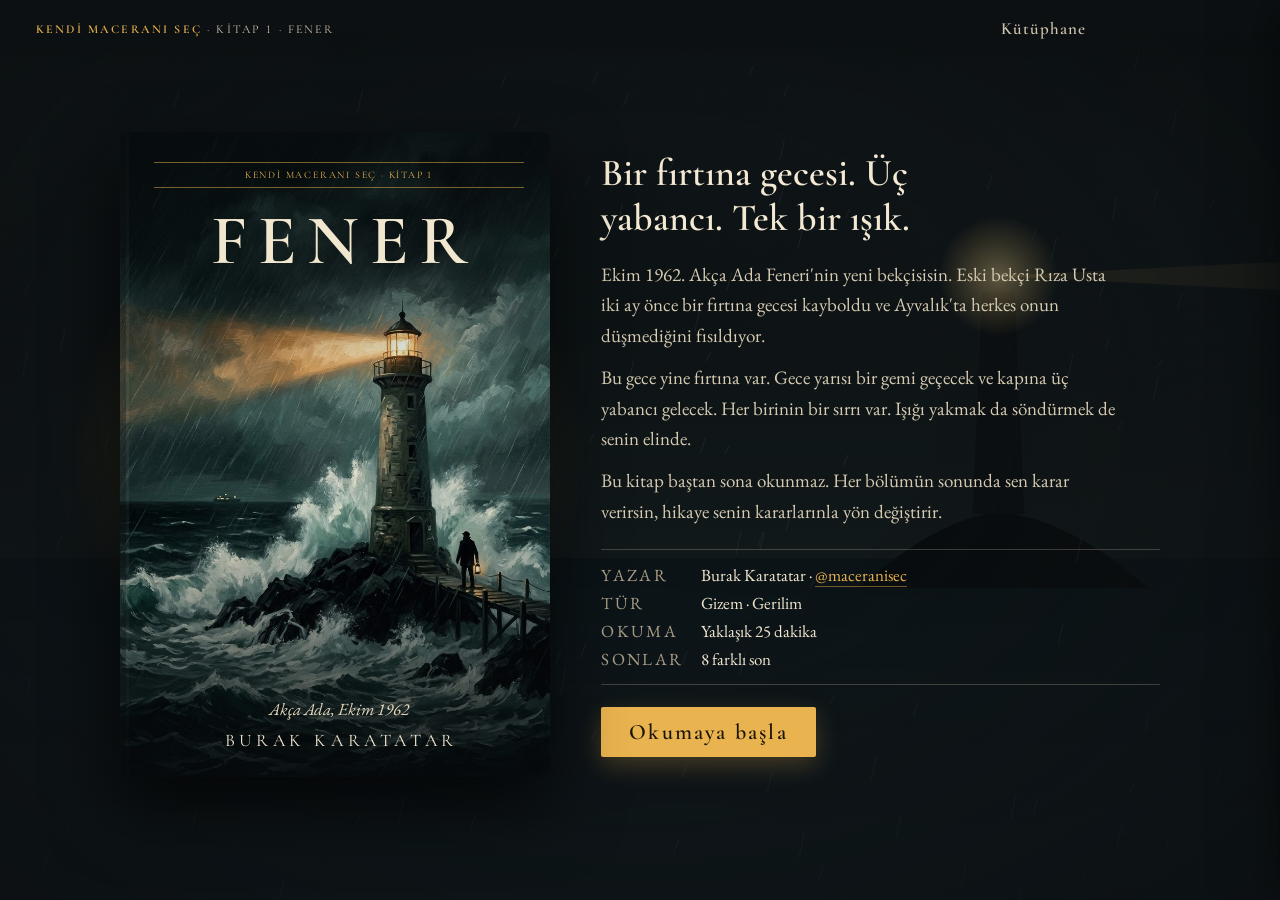
<file: kitaplar/fener/index.html>
<!DOCTYPE html>
<html lang="tr">
<head>
<meta charset="utf-8">
<meta name="viewport" content="width=device-width, initial-scale=1">
<title>Fener</title>
<link rel="preconnect" href="https://fonts.googleapis.com">
<link rel="preconnect" href="https://fonts.gstatic.com" crossorigin>
<link href="https://fonts.googleapis.com/css2?family=Cormorant+Garamond:ital,wght@0,500;0,600;1,500&family=EB+Garamond:ital,wght@0,400;0,500;1,400&family=Caveat:wght@500;600&display=swap" rel="stylesheet">
<script type="application/json" id="book-meta">
{
  "id": "fener",
  "seri": "Kendi Maceranı Seç",
  "kitapNo": 1,
  "baslik": "Fener",
  "altBaslik": "Akça Ada, Ekim 1962",
  "yazar": "Burak Karatatar",
  "instagram": "https://www.instagram.com/maceranisec/",
  "instagramKullanici": "maceranisec",
  "slogan": "Bir fırtına gecesi. Üç yabancı. Tek bir ışık.",
  "tur": "Gizem · Gerilim",
  "okumaSuresi": "Yaklaşık 25 dakika",
  "sonSayisi": 8,
  "bolumSayisi": 37,
  "kapak": "img/kapak.jpg",
  "kapakYedek": "img/acilis.jpg",
  "kutuphane": "../../index.html"
}
</script>
<style>
/* Tek tema bilerek: karanlık bir oda, masada açık bir kitap, arkada fırtınalı pencere.
   Düzen: masaüstünde iki sayfalı açık kitap (solda levha ve bekçinin kaydı, sağda metin), telefonda tek sayfa. */
:root {
  --night: #0c1012;        /* oda, kitabın dışı */
  --paper: #efe6d1;        /* sayfa */
  --paper-edge: #e2d6bb;   /* sayfa kenarı, cilt gölgesi */
  --ink: #2b241d;          /* metin mürekkebi */
  --faded: #75685a;        /* soluk mürekkep, ikincil metin */
  --rubric: #8d3a26;       /* kırmızı mürekkep: § numaraları, başharfler, süslemeler */
  --lamp: #e9b34f;         /* fener ışığı, kapak vurgusu */
  --display: "Cormorant Garamond", "Iowan Old Style", Georgia, serif;
  --body: "EB Garamond", "Iowan Old Style", Georgia, serif;
  --hand: "Caveat", "Segoe Print", "Bradley Hand", cursive;
  --cloth: #3b2520;        /* cilt kumaşı */
  color-scheme: light;
}
* { box-sizing: border-box; }
html, body { height: 100%; margin: 0; }
body { background: var(--night); color: var(--ink); font-family: var(--body); overflow: hidden; }
canvas#sea { position: fixed; inset: 0; width: 100%; height: 100%; display: block; opacity: 0.42; }
.vignette { position: fixed; inset: 0; pointer-events: none; background: radial-gradient(ellipse at 50% 45%, rgba(12,16,18,0) 30%, rgba(12,16,18,0.85) 100%); }

/* üst şerit */
.top {
  background: linear-gradient(var(--night) 55%, rgba(12,16,18,0));
  position: fixed; top: 0; left: 0; right: 0; z-index: 4;
  display: flex; align-items: center; justify-content: space-between; gap: 12px; flex-wrap: wrap;
  padding: 12px clamp(16px, 3vw, 36px);
  font-family: var(--display); color: #cfc4ad;
}
.top .series { font-size: 12px; letter-spacing: 0.18em; text-transform: uppercase; }
.top .series b { color: var(--lamp); font-weight: 600; }
.top nav { display: flex; gap: 6px; align-items: center; flex-wrap: wrap; }
.link {
  font-family: var(--display); font-size: 17px; font-weight: 600; letter-spacing: 0.06em;
  background: none; border: 0; color: #cfc4ad; cursor: pointer; padding: 6px 10px; border-radius: 2px;
}
.link:hover { color: var(--lamp); }
a.link { text-decoration: none; }
.link:focus-visible, .choice:focus-visible, .btn:focus-visible { outline: 2px solid var(--lamp); outline-offset: 3px; }
.confirm { display: none; gap: 4px; align-items: center; font-style: italic; color: #cfc4ad; font-size: 16px; }
.confirm.show { display: inline-flex; }

main { position: relative; z-index: 2; height: 100%; overflow-y: auto; padding: 64px clamp(10px, 3vw, 40px) 40px; }

/* ---------- açık kitap ---------- */
.book {
  max-width: 1120px; margin: 0 auto;
  display: grid; grid-template-columns: 1fr 1fr;
  background: var(--paper);
  border-radius: 3px 6px 6px 3px;
  box-shadow: 0 30px 80px rgba(0,0,0,0.6), 0 0 0 1px rgba(0,0,0,0.25), 0 6px 0 -2px #d9ccad, 0 10px 0 -4px #cdbf9e;
  position: relative;
}
.book::before { /* cilt */
  content: ""; position: absolute; top: 0; bottom: 0; left: 50%; width: 70px; transform: translateX(-50%); pointer-events: none;
  background: linear-gradient(90deg, rgba(0,0,0,0) 0%, rgba(80,60,30,0.10) 38%, rgba(40,28,10,0.28) 50%, rgba(80,60,30,0.10) 62%, rgba(0,0,0,0) 100%);
}
.leaf {
  position: relative; padding: 46px clamp(26px, 4vw, 58px) 54px;
  background-image:
    radial-gradient(rgba(120,95,55,0.07) 1px, transparent 1px),
    radial-gradient(rgba(120,95,55,0.05) 1px, transparent 1px);
  background-size: 7px 7px, 11px 11px; background-position: 0 0, 3px 5px;
  min-height: min(760px, calc(100vh - 110px));
}
.leaf.left { border-right: 1px solid rgba(120,95,55,0.15); }
.folio { position: absolute; bottom: 20px; left: 0; right: 0; text-align: center; font-family: var(--display); font-size: 15px; color: var(--faded); letter-spacing: 0.1em; }

/* sol sayfa: levha + kayıt */
.plate { display: flex; flex-direction: column; gap: 22px; }
.act-title { text-align: center; font-family: var(--display); text-transform: uppercase; letter-spacing: 0.22em; font-size: 13.6px; color: var(--rubric); }
.act-title span { display: block; font-size: 30px; letter-spacing: 0.06em; color: var(--ink); font-variant: normal; text-transform: none; font-weight: 600; margin-top: 2px; }
.ill { margin: 0; padding: 10px; background: #f6efdf; border: 1px solid rgba(80,60,30,0.25); box-shadow: inset 0 0 0 4px var(--paper), inset 0 0 0 5px rgba(80,60,30,0.25); }
.ill img { display: block; width: 100%; aspect-ratio: 16 / 9; object-fit: cover; filter: sepia(0.18) contrast(1.02); }
.ill figcaption { text-align: center; font-style: italic; font-size: 16px; color: var(--faded); margin-top: 8px; }
.log { border-top: 1px solid rgba(80,60,30,0.3); border-bottom: 1px solid rgba(80,60,30,0.3); padding: 14px 4px; display: grid; grid-template-columns: repeat(3, 1fr); text-align: center; gap: 6px; }
.log div { font-size: 11.2px; color: var(--faded); text-transform: uppercase; letter-spacing: 0.12em; }
.log b { display: block; font-family: var(--display); font-size: 30px; color: var(--ink); font-weight: 600; letter-spacing: 0.02em; font-variant-numeric: lining-nums tabular-nums; text-transform: none; }
.margin-note { font-style: italic; font-size: 18px; line-height: 1.55; color: var(--faded); text-align: center; padding: 0 10px; text-wrap: balance; }
.fleuron { text-align: center; color: var(--rubric); font-size: 22px; letter-spacing: 0.6em; }

/* sağ sayfa: metin */
.sect { text-align: center; font-family: var(--display); color: var(--rubric); font-size: 22px; font-weight: 600; letter-spacing: 0.08em; }
.sect::before, .sect::after { content: "❧"; font-size: 16px; margin: 0 12px; position: relative; top: -2px; opacity: 0.8; }
.sect::before { display: inline-block; transform: scaleX(-1); }
.leaf h2 { font-family: var(--display); font-weight: 600; font-size: 24px; text-align: center; margin: 6px 0 4px; text-transform: uppercase; letter-spacing: 0.08em; text-wrap: balance; }
.kind { text-align: center; font-style: italic; color: var(--rubric); font-size: 17px; margin-bottom: 4px; }
.text { margin-top: 22px; }
.text p { font-size: 20px; line-height: 1.58; margin: 0 0 12px; text-align: justify; hyphens: auto; -webkit-hyphens: auto; text-indent: 1.4em; }
.text p.lead, .text p.first { text-indent: 0; }
.text p.lead::first-letter { float: left; font-family: var(--display); font-weight: 600; color: var(--rubric); font-size: 76px; line-height: 0.82; padding: 6px 8px 0 0; }
.text p.quote { font-style: italic; text-indent: 0; margin: 4px 1.6em 14px; text-align: left; color: #3d342b; }
.sub { font-family: var(--display); text-transform: uppercase; letter-spacing: 0.2em; color: var(--rubric); font-size: 13.6px; text-align: center; margin: 26px 0 10px; }
.fates { list-style: none; padding: 0; margin: 0; }
.fates li { font-size: 18px; line-height: 1.5; padding: 7px 0; border-bottom: 1px dotted rgba(80,60,30,0.35); }
.fates b { text-transform: uppercase; letter-spacing: 0.06em; font-size: 15.2px; margin-right: 6px; }
.the-end { text-align: center; font-family: var(--display); font-size: 40px; letter-spacing: 0.4em; color: var(--ink); margin: 30px 0 4px; padding-left: 0.4em; }
.missed { list-style: none; padding: 0; margin: 0; }
.missed li { font-style: italic; color: var(--faded); font-size: 17px; text-align: center; padding: 3px 0; }
.tally { text-align: center; font-style: italic; color: var(--faded); font-size: 16px; margin-top: 14px; }

/* seçenekler: oyun kitabı yönergesi */
.choices { margin-top: 26px; border-top: 1px solid rgba(80,60,30,0.3); padding-top: 14px; display: flex; flex-direction: column; }
.choice {
  display: flex; align-items: baseline; gap: 10px; width: 100%; text-align: left; cursor: pointer;
  background: none; border: 0; border-bottom: 1px dotted rgba(80,60,30,0.3); padding: 11px 4px;
  font-family: var(--body); font-size: 19px; line-height: 1.4; color: var(--ink);
}
.choice .ct { flex: 1; font-style: italic; }
.choice .cn { font-family: var(--display); font-weight: 600; font-size: 20px; color: var(--rubric); white-space: nowrap; font-variant-numeric: lining-nums; }
.choice:hover .ct { text-decoration: underline; text-decoration-color: var(--rubric); text-underline-offset: 4px; }
.choice:hover { background: rgba(141,58,38,0.05); }

/* sayfa çevirme */
@keyframes ink { from { opacity: 0.1; transform: translateX(10px); } to { opacity: 1; transform: none; } }

/* ---------- kapak ---------- */
.cover-wrap { max-width: 1040px; margin: 0 auto; display: grid; grid-template-columns: minmax(280px, 430px) 1fr; gap: clamp(24px, 4vw, 56px); align-items: center; min-height: calc(100vh - 120px); }
.cover {
  container-type: inline-size;
  position: relative; aspect-ratio: 2 / 3; border-radius: 3px 8px 8px 3px; overflow: hidden;
  background: #101619 center / cover no-repeat;
  box-shadow: 0 30px 70px rgba(0,0,0,0.7), inset 6px 0 0 rgba(0,0,0,0.25), inset 9px 0 0 rgba(255,255,255,0.05);
  color: #f1e7cf; display: flex; flex-direction: column; justify-content: space-between; padding: 30px 26px 26px 34px;
}
.cover::before { content: ""; position: absolute; inset: 0; background: linear-gradient(rgba(6,10,12,0.78) 0%, rgba(6,10,12,0.05) 38%, rgba(6,10,12,0.05) 62%, rgba(6,10,12,0.85) 100%); }
.cover > * { position: relative; }
.cover .band { font-family: var(--display); text-transform: uppercase; letter-spacing: 0.18em; font-size: clamp(9px, 2.7cqi, 12.5px); white-space: nowrap; text-align: center; color: var(--lamp); border-top: 1px solid rgba(233,179,79,0.5); border-bottom: 1px solid rgba(233,179,79,0.5); padding: 6px 0; }
.cover h1 { font-family: var(--display); font-weight: 600; font-size: clamp(44px, 19cqi, 88px); letter-spacing: 0.16em; text-align: center; margin: 18px 0 0; padding-left: 0.16em; line-height: 1; text-shadow: 0 2px 24px rgba(0,0,0,0.6); }
.cover .subt { text-align: center; font-style: italic; font-size: clamp(15px, 4.6cqi, 20px); margin-bottom: 10px; color: #e4d8bd; }
.cover .author { text-align: center; font-family: var(--display); font-size: clamp(14px, 4.8cqi, 20px); letter-spacing: 0.26em; text-transform: uppercase; padding-left: 0.26em; white-space: nowrap; }
.backcover { color: #e6dcc4; }
.backcover .slogan { font-family: var(--display); font-size: clamp(28px, 3.2vw, 38px); line-height: 1.2; font-weight: 600; color: #f3e9d2; margin: 0 0 18px; text-wrap: balance; }
.backcover p { font-size: 19px; line-height: 1.6; margin: 0 0 12px; max-width: 58ch; color: #d6cbb2; }
.colophon { display: grid; grid-template-columns: auto 1fr; gap: 6px 18px; margin: 22px 0; padding: 14px 0; border-top: 1px solid rgba(214,203,178,0.25); border-bottom: 1px solid rgba(214,203,178,0.25); font-size: 17px; }
.colophon dt { text-transform: uppercase; letter-spacing: 0.14em; color: #a99d86; }
.colophon dd { margin: 0; color: #efe5cd; }
.btn {
  font-family: var(--display); font-size: 22px; font-weight: 600; letter-spacing: 0.1em;
  background: var(--lamp); color: #1d1608; border: 0; padding: 12px 28px; border-radius: 2px; cursor: pointer;
  box-shadow: 0 8px 24px rgba(233,179,79,0.25);
}
.btn:hover { background: #f2c56a; }

/* ---------- defter ---------- */
.drawer {
  position: fixed; top: 0; right: 0; bottom: 0; z-index: 6; width: min(400px, 92vw);
  background: var(--paper); color: var(--ink); box-shadow: -20px 0 50px rgba(0,0,0,0.5);
  transform: translateX(105%); transition: transform .35s ease; padding: 28px 28px 34px; overflow-y: auto;
}
.drawer.open { transform: none; }
.drawer::before { content: ""; position: absolute; top: 0; left: 28px; width: 14px; height: 70px; background: var(--rubric); clip-path: polygon(0 0, 100% 0, 100% 100%, 50% 82%, 0 100%); }
.drawer h3 { font-family: var(--display); text-transform: uppercase; letter-spacing: 0.2em; color: var(--rubric); font-size: 14.4px; margin: 26px 0 8px; text-align: center; }
.drawer h3:first-of-type { margin-top: 54px; }
.drawer ul { list-style: none; padding: 0; margin: 0; }
.drawer li { font-size: 17px; line-height: 1.5; padding: 8px 0; border-bottom: 1px dotted rgba(80,60,30,0.35); }
.drawer .empty { color: var(--faded); font-style: italic; }
.drawer-close { position: absolute; top: 14px; right: 16px; color: var(--ink); }

.toast {
  position: fixed; left: 50%; top: 58px; z-index: 7; transform: translate(-50%, -10px);
  font-style: italic; font-size: 18px; color: var(--paper); background: rgba(43,36,29,0.94);
  padding: 9px 18px; border-radius: 2px; border-left: 3px solid var(--rubric);
  opacity: 0; transition: opacity .4s, transform .4s; pointer-events: none; max-width: 90vw; text-align: center;
}
.toast.show { opacity: 1; transform: translate(-50%, 0); }

@media (max-width: 860px) {
  .book { grid-template-columns: 1fr; }
  .book::before { display: none; }
  .leaf { min-height: 0; padding: 30px 22px 50px; }
  .leaf.left { border-right: 0; border-bottom: 1px solid rgba(120,95,55,0.2); padding-bottom: 24px; }
  .plate { position: static; gap: 14px; }
  .log b { font-size: 24px; }
  .text p { font-size: 18.5px; text-align: left; }
  .leaf.left .folio { display: none; }
  main { padding-top: 92px; }
  .top .series { font-size: 13px; }
  .cover-wrap { grid-template-columns: 1fr; justify-items: center; }
  .cover { width: min(360px, 86vw); }
  .backcover { text-align: left; }
}
@media (prefers-reduced-motion: reduce) {
  .turn .leaf.right > *, .turn .leaf.left .plate { animation: none; }
  .drawer, .toast { transition: none; }
}

/* ===== kitap havası: cilt, sayfa kalınlığı, kurdele, sayfa başlıkları ===== */
.binding {
  max-width: 1150px; margin: 6px auto 30px; position: relative;
  background: var(--cloth); border-radius: 6px; padding: 12px 14px 14px;
  background-image: repeating-linear-gradient(45deg, rgba(255,255,255,0.025) 0 2px, transparent 2px 4px), repeating-linear-gradient(-45deg, rgba(0,0,0,0.08) 0 2px, transparent 2px 4px);
  box-shadow: 0 34px 80px rgba(0,0,0,0.65), inset 0 0 0 1px rgba(255,255,255,0.06), inset 0 0 30px rgba(0,0,0,0.5);
}
.binding .book { box-shadow: 0 2px 6px rgba(0,0,0,0.35); border-radius: 2px; perspective: 2400px; }
.edges { position: absolute; top: 16px; bottom: 18px; z-index: 0; border-radius: 2px;
  background: repeating-linear-gradient(90deg, #efe6d1 0 1px, #cfc1a0 1px 2px); }
.edges.l { right: calc(100% - 14px); }
.edges.r { left: calc(100% - 14px); }
.ribbon { position: absolute; z-index: 3; top: -6px; left: calc(50% + 14px); width: 11px; height: calc(100% + 46px); pointer-events: none;
  background: linear-gradient(90deg, #6f2a1b, #9b4430 45%, #7a2f1f); clip-path: polygon(0 0, 100% 0, 100% 100%, 50% calc(100% - 12px), 0 100%);
  box-shadow: 2px 0 4px rgba(0,0,0,0.3); opacity: 0.95; }
.leaf { background-color: var(--paper); }
.leaf.left { background-image:
    linear-gradient(90deg, rgba(90,65,30,0.10) 0%, rgba(90,65,30,0) 7%, rgba(90,65,30,0) 84%, rgba(70,50,20,0.16) 100%),
    radial-gradient(rgba(120,95,55,0.07) 1px, transparent 1px), radial-gradient(rgba(120,95,55,0.05) 1px, transparent 1px); }
.leaf.right { background-image:
    linear-gradient(90deg, rgba(70,50,20,0.16) 0%, rgba(90,65,30,0) 16%, rgba(90,65,30,0) 93%, rgba(90,65,30,0.10) 100%),
    radial-gradient(rgba(120,95,55,0.07) 1px, transparent 1px), radial-gradient(rgba(120,95,55,0.05) 1px, transparent 1px); }
.leaf { background-size: auto, 7px 7px, 11px 11px; background-position: 0 0, 0 0, 3px 5px; }
.runhead { position: absolute; top: 20px; left: 0; right: 0; text-align: center; font-family: var(--display); text-transform: uppercase; letter-spacing: 0.26em; font-size: 11.2px; color: var(--faded); }
.folio { bottom: 20px; text-align: left; padding: 0 clamp(26px, 4vw, 58px); font-variant-numeric: oldstyle-nums; font-size: 16px; }
.leaf.right .folio { text-align: right; }

/* bekçinin defteri: el yazısı kayıt */
.ledger { background: #f6eedb; border: 1px solid rgba(80,60,30,0.25); padding: 12px 16px 14px; transform: rotate(-0.6deg);
  background-image: repeating-linear-gradient(transparent 0 29px, rgba(70,90,120,0.22) 29px 30px); box-shadow: 0 2px 6px rgba(60,40,10,0.12); }
.ledger .lh { font-family: var(--display); text-transform: uppercase; letter-spacing: 0.2em; font-size: 10.4px; color: var(--rubric); }
.ledger .lv { font-family: var(--hand); font-size: 25px; line-height: 30px; color: #263a5a; }
.margin-note.hand { font-family: var(--hand); font-style: normal; font-size: 24px; line-height: 1.25; color: #263a5a; transform: rotate(-1.2deg); }
.margin-note .lbl { display: block; font-family: var(--body); font-style: italic; font-size: 16px; color: var(--faded); margin-bottom: 6px; }

/* seçenekler: içindekiler gibi noktalı çizgi */
.choice { border-bottom: 0; padding: 9px 2px; gap: 8px; }
.choice .ct { flex: 0 1 auto; }
.choice .lead-dots { flex: 1 1 24px; border-bottom: 2px dotted rgba(80,60,30,0.45); transform: translateY(-5px); min-width: 24px; }
.choice .cn::before { content: "§ "; font-size: 15px; }
.choices { border-top: 0; }
.choices::before { content: "❦"; display: block; text-align: center; color: var(--rubric); font-size: 20px; margin-bottom: 6px; }

/* sayfa çevirme */
.flip { position: absolute; top: 0; bottom: 0; left: 50%; width: 50%; z-index: 5; transform-origin: left center; transform-style: preserve-3d; pointer-events: none; animation: flip .85s cubic-bezier(.45,.05,.3,1) forwards; }
.flip .face { position: absolute; inset: 0; overflow: hidden; backface-visibility: hidden; -webkit-backface-visibility: hidden; }
.flip .face.back { transform: rotateY(180deg); }
.flip .face::after { content: ""; position: absolute; inset: 0; pointer-events: none; animation: shade .85s ease forwards; }
@keyframes flip { from { transform: rotateY(0deg); } to { transform: rotateY(-180deg); } }
@keyframes shade { 0% { background: rgba(40,28,10,0); } 50% { background: rgba(40,28,10,0.28); } 100% { background: rgba(40,28,10,0); } }
.hide-under { visibility: hidden; }
.lift { position: absolute; inset: 0; z-index: 5; transform-origin: left center; pointer-events: none; animation: lift .6s ease-in forwards; background: var(--paper); overflow: hidden; }
@keyframes lift { 0% { transform: perspective(1400px) rotateY(0); opacity: 1; box-shadow: 0 0 0 rgba(0,0,0,0); } 75% { opacity: 1; box-shadow: 20px 0 40px rgba(0,0,0,0.35); } 100% { transform: perspective(1400px) rotateY(-100deg); opacity: 0; } }

@media (max-width: 860px) {
  .binding { padding: 8px 8px 10px; }
  .edges, .ribbon { display: none; }
  .ledger .lv { font-size: 22px; }
  .runhead { top: 12px; }
}
@media (prefers-reduced-motion: reduce) { .flip, .lift { display: none; } }

/* ===== karar kartları ===== */
.choices { margin-top: 30px; gap: 12px; }
.choices::before { content: none; }
.decide { display: flex; align-items: center; gap: 14px; margin-bottom: 4px; font-family: var(--display); text-transform: uppercase; letter-spacing: 0.2em; font-size: 13.6px; color: var(--rubric); }
.decide::before, .decide::after { content: ""; flex: 1; height: 1px; background: linear-gradient(90deg, transparent, rgba(141,58,38,0.5)); }
.decide::after { background: linear-gradient(90deg, rgba(141,58,38,0.5), transparent); }
.choice {
  display: grid; grid-template-columns: 52px 1fr auto; align-items: center; gap: 14px;
  padding: 12px 16px 12px 12px; border: 1px solid rgba(80,60,30,0.22); border-radius: 3px;
  background: #f7f0de; box-shadow: inset 0 0 0 3px #f7f0de, inset 0 0 0 4px rgba(80,60,30,0.12), 0 1px 2px rgba(60,40,10,0.08);
  transition: transform .18s ease, box-shadow .18s ease, border-color .18s ease;
}
.choice:hover { background: #f9f3e4; border-color: rgba(141,58,38,0.55); transform: translateY(-2px);
  box-shadow: inset 0 0 0 3px #f9f3e4, inset 0 0 0 4px rgba(141,58,38,0.25), 0 8px 18px rgba(60,40,10,0.14); }
.choice .ct { font-style: normal; font-size: 19px; line-height: 1.35; }
.choice:hover .ct { text-decoration: none; }
.choice .lead-dots { display: none; }
.choice .seal {
  width: 46px; height: 46px; border-radius: 50%; display: grid; place-items: center;
  background: radial-gradient(circle at 35% 30%, #b45a40, #8d3a26 55%, #6e2a1a);
  box-shadow: inset 0 0 0 3px rgba(255,235,210,0.18), inset 0 -3px 6px rgba(0,0,0,0.25), 0 2px 3px rgba(60,20,10,0.3);
  color: #f6e9d0; font-family: var(--display); font-weight: 600; font-size: 19px; font-variant-numeric: lining-nums; letter-spacing: 0.02em;
}
.choice .seal.blank { background: radial-gradient(circle at 35% 30%, #a99a80, #85765e 60%, #6b5e49); font-size: 20px; }
.choice .go { font-style: italic; font-size: 15px; color: var(--rubric); opacity: 0; transform: translateX(-6px); transition: opacity .18s, transform .18s; white-space: nowrap; }
.choice:hover .go, .choice:focus-visible .go { opacity: 1; transform: none; }
@media (max-width: 860px) {
  .choice { grid-template-columns: 44px 1fr; padding: 11px 12px 11px 10px; }
  .choice .seal { width: 40px; height: 40px; font-size: 17px; }
  .choice .go { display: none; }
}
@media (prefers-reduced-motion: reduce) { .choice, .choice .go { transition: none; } .choice:hover { transform: none; } }

/* yumuşatılmış kararlar: durağanken basılı satır, üstüne gelince kart */
.choices { gap: 0; }
.choice {
  background: transparent; border: 0; border-radius: 3px; box-shadow: none;
  border-bottom: 1px solid rgba(80,60,30,0.18); padding: 12px 14px 12px 6px;
}
.choice:last-child { border-bottom: 0; }
.choice { grid-template-columns: 52px 1fr; }
.choice .go { display: none; }
.choice .seal { width: 42px; height: 42px; font-size: 18px; box-shadow: inset 0 0 0 2px rgba(255,235,210,0.16), 0 1px 2px rgba(60,20,10,0.25); transition: transform .18s ease; }
.choice:hover, .choice:focus-visible {
  background: #f7f0de; border-bottom-color: transparent; transform: translateY(-1px);
  box-shadow: 0 0 0 1px rgba(141,58,38,0.35), 0 6px 16px rgba(60,40,10,0.12);
}
.choice:hover .seal { transform: rotate(-8deg) scale(1.05); }
@media (hover: none) {
  .choice { padding-top: 13px; padding-bottom: 13px; }
  .choice:active { background: #f7f0de; box-shadow: 0 0 0 1px rgba(141,58,38,0.35); }
}
@media (prefers-reduced-motion: reduce) { .choice .seal { transition: none; } .choice:hover .seal { transform: none; } }

.ig { color: var(--lamp); text-decoration: none; border-bottom: 1px solid rgba(233,179,79,0.45); }
.ig:hover { color: #f2c56a; border-bottom-color: #f2c56a; }
.leaf .ig { color: var(--rubric); border-bottom-color: rgba(141,58,38,0.4); }

/* Cormorant'ın eski stil "1" rakamı "ı" gibi görünüyor: başlıklarda düz rakam */
body, .sect, .cover .band, .top .series, .choice .seal, h1, h2 { font-variant-numeric: lining-nums; }



/* ---------- canlılık: görsel yavaşça yaklaşır, seçenekler sırayla gelir, kapak süzülür ---------- */
.ill .kb { overflow: hidden; }
.ill .kb img { animation: kb 20s ease-in-out infinite alternate; transform-origin: 50% 45%; }
@keyframes kb { from { transform: scale(1.02); } to { transform: scale(1.14) translate(-1.5%, -1%); } }
.choices .choice { animation: cin .55s cubic-bezier(.2,.8,.2,1) both; }
.choices .choice:nth-child(1) { animation-delay: .35s; } .choices .choice:nth-child(2) { animation-delay: .45s; }
.choices .choice:nth-child(3) { animation-delay: .55s; } .choices .choice:nth-child(4) { animation-delay: .65s; }
.choices .choice:nth-child(5) { animation-delay: .75s; } .choices .choice:nth-child(6) { animation-delay: .85s; }
@keyframes cin { from { opacity: 0; transform: translateY(10px); } to { opacity: 1; transform: none; } }
.cover { animation: coverfloat 7s ease-in-out infinite; }
@keyframes coverfloat { 0%, 100% { transform: translateY(0) rotate(-0.4deg); } 50% { transform: translateY(-8px) rotate(0.4deg); } }
.cover-wrap { position: relative; }
.cover-wrap::before { content: ""; position: absolute; left: 0; top: 50%; width: min(520px, 90vw); aspect-ratio: 1; transform: translate(-10%, -50%); pointer-events: none; z-index: -1;
  background: radial-gradient(closest-side, color-mix(in srgb, var(--lamp) 32%, transparent), transparent); animation: glow 6s ease-in-out infinite; }
@keyframes glow { 0%, 100% { opacity: 0.6; } 50% { opacity: 1; } }
.the-end { animation: endin 1.4s .2s cubic-bezier(.2,.8,.2,1) both; }
@keyframes endin { from { opacity: 0; letter-spacing: 0.9em; } to { opacity: 1; } }
@media (prefers-reduced-motion: reduce) { .ill .kb img, .choices .choice, .cover, .cover-wrap::before, .the-end { animation: none; } }
</style>
<link rel="icon" href="../../favicon.svg" type="image/svg+xml">
<link rel="icon" href="../../favicon-32.png" sizes="32x32" type="image/png">
<link rel="apple-touch-icon" href="../../apple-touch-icon.png">
</head>
<body>
<canvas id="sea" aria-hidden="true"></canvas>
<div class="vignette" aria-hidden="true"></div>

<header class="top">
  <div class="series"><b>Kendi Maceranı Seç</b> · Kitap 1 · Fener</div>
  <nav>
    <a class="link" id="lnk-lib" href="#" hidden>Kütüphane</a>
    <button class="link" id="btn-book" type="button">Defter <span id="note-count"></span></button>
    <button class="link" id="btn-cover" type="button">Kapak</button>
    <span class="confirm" id="confirm">Okuma baştan başlar. Emin misin?
      <button class="link" id="btn-yes" type="button">Evet</button>
      <button class="link" id="btn-no" type="button">Hayır</button>
    </span>
  </nav>
</header>

<main id="main"><div id="view"></div></main>

<aside class="drawer" id="drawer" aria-label="Bekçinin defteri">
  <button class="link drawer-close" id="btn-close" type="button">Kapat</button>
  <h3>Ceplerin</h3>
  <ul id="items"></ul>
  <h3>Gözlemlerin</h3>
  <ul id="notes"></ul>
  <h3>Bulduğun sonlar</h3>
  <ul id="endings"></ul>
</aside>

<div class="toast" id="toast" role="status"></div>

<script>
const ENDINGS = [
  { id: "safak",   title: "Şafak Işığı" },
  { id: "liman",   title: "Sessiz Liman" },
  { id: "karanlik",title: "Karanlık Deniz" },
  { id: "kacis",   title: "Kaçış" },
  { id: "bedel",   title: "Bedel" },
  { id: "dalga",   title: "Yedinci Dalga" },
  { id: "teslim",  title: "Teslim" },
  { id: "suclu",   title: "Suçlu" }
];

const IMG = {
  acilis: "img/acilis.jpg", halil: "img/halil.jpg", kapi: "img/kapi.jpg",
  oda: "img/oda.jpg", mektup: "img/mektup.jpg", sevket: "img/sevket.jpg",
  lojman: "img/lojman.jpg", mercek: "img/mercek.jpg", cizim: "img/cizim.jpg",
  telsiz: "img/telsiz.jpg", lamba: "img/lamba.jpg", safak: "img/safak.jpg"
};

function rel(s, who, n, msg) {
  s.r[who] = (s.r[who] || 0) + n;
  if (msg) toast(msg);
}
function note(s, text) { if (!s.notes.includes(text)) s.notes.push(text); }
function flag(s, k) { s.f[k] = true; }
function has(s, k) { return !!s.f[k]; }

const S = {
  a1: {
    time: "20:00", wind: 6, baro: 748, img: "acilis", imgLabel: "Fırtınada Akça Ada ve fener",
    title: "Üçüncü gece",
    text: () => [
      "Akça Ada'daki üçüncü gecen. Lambayı yarım saat önce yaktın. Mercek ağır ağır dönüyor, ışığı yirmi deniz mili öteye fırlatıyor. Saat sekizi gösterirken telsiz cızırdıyor:",
      { q: "Akça Ada Feneri, burası Ayvalık Liman. Mehtap motoru gece yarısı adanın önünden geçecek. Fırtına uyarısı var. Işığınız sabaha kadar kesintisiz yanacak." },
      "Bu işi sana verirlerken kimse fazla konuşmadı. Bildiğin şu kadar: iki ay önce, yine böyle bir fırtına gecesi, eski bekçi Rıza Usta denize düştü. Cesedi hiç bulunmadı. Ayvalık kahvelerinde herkes aynı şeyi fısıldıyor: Rıza Usta otuz yıl bu kayalarda yaşadı. Rıza düşmezdi.",
      "Rıza'nın odası hâlâ kilitli. Kapısının üstünde, kendi eliyle çaktığı bir not var:",
      { q: "Alt kaya ölümdür. Yedinci dalgayı say." },
      "Telsizi kapatıp pencereye döndüğünde, iskelenin dibindeki kayalarda bir şey görüyorsun. Bir el. Biri dalgaların arasında sana el sallıyor."
    ],
    choices: [
      { t: "Hemen iskeleye koş", to: "a2" },
      { t: "Kuralı uygula: önce kayıt defterine yaz, sonra in", to: "a2", fx: (s) => {
        flag(s, "SANDIK_IPUCU"); flag(s, "GEC");
        note(s, "Rıza'nın resmi defterinden son haftaya ait üç sayfa yırtılmış. Kenarda: «Asıl kayıt sandıkta.»");
      } }
    ]
  },
  a2: {
    time: "20:10", wind: 7, baro: 746,
    title: "İskele",
    text: (s) => {
      const p = [];
      if (has(s, "GEC")) p.push("Defter kuralı Rıza'dan kalma: denizde ne görürsen önce yaz. Saati yazarken bir şey dikkatini çekiyor. Rıza'nın son haftasına ait üç sayfa yırtılmış. Son sağlam sayfanın kenarında küçücük harflerle bir not var: «Asıl kayıt sandıkta.» Defteri kapatıp merdivenlerden koşarak iniyorsun. O yarım dakika şimdi çok uzun geliyor.");
      p.push("Fırtınada iskele, ince bir tahta şeritten ibaret. Kayaların arasındaki adam bir eliyle yosunlu bir taşa tutunmuş. Her dalga onu biraz daha aşağı çekiyor." + (has(s, "GEC") ? " Sesi artık zayıf geliyor." : ""));
      p.push("İki yol görüyorsun. İskele babasında Rıza'dan kalma kalın bir halat sarılı. Atarsan adam tutunabilir, ama kolu yaralıysa tutamayabilir. Ya da sudan yarı çıkmış düz kayaya inip onu elinden çekebilirsin. Ondan da aşağıda, dalgaların kırıldığı yerde, adama çok daha yakın siyah bir kaya daha var.");
      return p;
    },
    choices: [
      { t: "Halatı ona at", to: "a4" },
      { t: "Düz kayaya in, elinden tut", to: "a3" }
    ]
  },
  a3: {
    time: "20:15", wind: 7, baro: 746,
    title: "Yedi dalga",
    text: () => [
      "Düz kayaya iniyorsun. Taş kaygan, köpük dizlerine kadar çıkıyor. Adam iki metre ötende, en alttaki siyah kayanın dibinde. Yüzünü şimdi görüyorsun: kırk yaşlarında, sakallı, gözleri kocaman açılmış.",
      "Dalgalar düzenli bir ritimle geliyor. Bir, iki, üç... Altısı birbirine benziyor. Sonra arkadan daha derin, daha yavaş bir uğultu yükseliyor. Kapıdaki not aklına geliyor."
    ],
    choices: [
      { t: "Yedinci dalgayı bekle, geri çekilirken uzan", to: "a4", fx: (s) => { flag(s, "KAYA"); rel(s, "halil", 1, "Halil, onun için canını tehlikeye attığını gördü."); } },
      { t: "Beklemeden siyah kayaya atla", to: "e_dalga", dark: true }
    ]
  },
  e_dalga: {
    time: "20:16", wind: 7, baro: 746,
    end: { id: "dalga", kind: "Erken son" },
    title: "Yedinci Dalga",
    text: () => [
      "Siyah kayaya atlıyorsun. Ayağının altı yosun. Tam adama uzanırken arkandaki uğultu bir duvara dönüşüyor. Rıza'nın notunu hatırlıyorsun. Çok geç."
    ],
    sabah: "Ayvalık'tan gelen motor, fenerin merceğinin durmuş olduğunu görüyor. Gece yarısı kurma ağırlığını yukarı çekecek kimse kalmamıştı. Mehtap karanlık bir adanın önünden geçti, rotasını kaybetti ve sabaha karşı sığlığa oturdu. Kimse ölmedi, ama yükünü gümrük memurları boşalttı.",
    akibet: [
      ["Sen", "Cesedin üç gün sonra Kancaburun'da bulundu. Kayıtlara \"görev sırasında kaza\" diye geçti."],
      ["Kayalardaki adam", "Sabaha kadar kayalara tutundu. Motor geldiğinde ortada yoktu. Onu bir daha gören olmadı."],
      ["Kayıktaki anne ve oğlu", "O gece adaya sığınmak için yola çıkmışlardı. Batı koyuna hiç yanaşmadılar; fenerin karanlığını görüp geri döndüler."],
      ["Rıza Usta", "Kapıdaki notu yerinde duruyor. Senden sonra gelen bekçi onu ciddiye aldı."]
    ],
    yil: "Akça Ada Feneri otomatik lambaya çevrildi. Adada artık bekçi yok. Rıza Usta'nın ölümü de kimsenin sormadığı bir soru olarak kaldı."
  },
  a4: {
    time: "20:20", wind: 7, baro: 745, img: "halil", imgLabel: "Halil (portre)",
    title: "Halil",
    text: (s) => [
      has(s, "KAYA")
        ? "Yedinci dalga kayaları dövüp geri çekilirken adamın bileğini yakalıyorsun. Bir an ikiniz birden kayıyorsunuz, sonra düz kaya ayağının altına geliyor. İskeleye birlikte tırmanıyorsunuz."
        : "Halat ilk atışta adamın omzuna düşüyor. Sağlam koluyla bileğine dolayıp tutunuyor, sen de var gücünle çekiyorsun. İskeleye vardığında sol kolunu hiç kullanmadığını görüyorsun.",
      "Sol ön kolunda derin bir yarık var. Kan yağmura karışıp tahtaya akıyor. Nefesi düzelince \"Halil,\" diyor. \"Balıkçıyım. Teknem Kancaburun'da kayaya bindi. Yalnızdım.\"",
      "Onu fenerin dibindeki lojmana taşıyıp sobanın yanına oturtuyorsun. Yarası kötü, ama gözleri yarasında değil. Köşedeki telsize bakıyor. Sonra sana. Sonra yine telsize.",
      "Bir batığı limana bildirmek bekçinin görevi. Bunu ikiniz de biliyorsunuz."
    ],
    choices: [
      { t: "Önce yarasını sar", to: "a5" },
      { t: "Görevini yap: kazayı telsizle limana bildir", to: "a6" }
    ]
  },
  a6: {
    time: "20:25", wind: 7, baro: 745,
    title: "Mikrofon",
    text: () => [
      "Mikrofonu eline aldığın anda Halil sağlam eliyle bileğini yakalıyor. Tutuşu, yaralı bir adama göre fazla güçlü.",
      "\"Beni burada duyarlarsa bu gece biri ölür,\" diyor alçak sesle. \"Belki ben. Belki sen. O telsizi limandan başka kulaklar da dinliyor, bekçi.\"",
      "Elinin titrediğini hissediyorsun. Korkudan mı, kan kaybından mı, bilmiyorsun. Gece yarısı Mehtap geçecek ve liman şu an bu frekansı dinliyor."
    ],
    choices: [
      { t: "Yine de bildir. Kural kuraldır.", to: "a5", fx: (s) => {
        flag(s, "BILDIRDI"); rel(s, "halil", -2, "Halil bunu unutmayacak.");
        note(s, "Telsiz anonsuna liman değil, tanımadığın biri cevap verdi: «Sağ kurtulan yanınızda kalsın. Bekleyin.»");
      } },
      { t: "Mikrofonu bırak", to: "a5", fx: (s) => { flag(s, "BIRAKTI"); rel(s, "halil", 1, "Halil, onun için kuralı çiğnediğini gördü."); } }
    ]
  },
  a5: {
    time: "20:35", wind: 7, baro: 744,
    title: "Sargı",
    enter: (s) => { flag(s, "ELLER"); note(s, "Halil'in avuçlarında ağ nasırı yok. Onun yerine taze halat yanıkları var."); },
    text: (s) => {
      const p = [];
      if (has(s, "BILDIRDI")) p.push("\"Ayvalık Liman, burası Akça Ada Feneri. Kancaburun'da batık, bir sağ kurtulan.\" Cızırtı. Sonra liman memurunun değil, hiç tanımadığın bir adamın sesi geliyor: «Anlaşıldı fener. Sağ kurtulan yanınızda kalsın. Bekleyin.» Bağlantı kesiliyor. Halil'in yüzü kül rengi. \"O liman değildi,\" diyor ve başka bir şey söylemiyor.");
      if (has(s, "BIRAKTI")) p.push("Mikrofonu yerine koyuyorsun. Halil'in eli bileğinden çekiliyor. \"Sağ ol,\" diyor. \"Bunu unutmayacağım.\"");
      p.push("Kaynar suyla yarayı temizleyip sarıyorsun. Halil dişlerini sıkıyor, ses çıkarmıyor.");
      p.push("Sargıyı bağlarken avuçları gözüne çarpıyor. Balıkçı ellerinde olması gereken ağ nasırları yok. Onun yerine iki avucunu boydan boya geçen taze, kırmızı halat yanıkları var. Bu adam bu gece bir şeyi var gücüyle tutmuş. Ya da bırakmamaya çalışmış.");
      p.push("Halil ellerine baktığını fark ediyor ve yumruklarını sıkıyor.");
      return p;
    },
    choices: [
      { t: "\"Bunlar balıkçı eli değil.\"", to: "a7", fx: (s) => { flag(s, "SORDU"); note(s, "Halil, bazen kimin olduğunu sormadan yük taşıdığını söyledi."); } },
      { t: "Bir şey söyleme, sargıyı bitir", to: "a7", fx: (s) => rel(s, "halil", 1, "Halil, soru sormadığını fark etti.") }
    ]
  },
  a7: {
    time: "21:00", wind: 8, baro: 742, img: "kapi", imgLabel: "Nermin ve Can kapıda",
    title: "Üç kısa vuruş",
    text: (s) => [
      has(s, "SORDU")
        ? "Halil'in cevabı uzun bir sessizlikten sonra geliyor: \"Balık her zaman bol olmuyor. Bazen yük taşırım. Kimin yükü olduğunu da sormam.\" Bunun bir itiraf değil, bir uyarı olduğunu anlıyorsun: daha fazla sorma."
        : "Halil sargısına bakıp bir şey demiyor. Ama sobanın ışığında omuzlarının biraz gevşediğini görüyorsun.",
      "Saat dokuz olurken rüzgar sekiz bofora çıkıyor, pencere çerçeveleri inliyor. Sonra kapı çalınıyor. Üç kısa vuruş. Halil'in sandalyesi gıcırdıyor. Ayağa kalkmış.",
      "Kapıyı açınca karşında sırılsıklam bir kadın ve elini sımsıkı tuttuğu, sekiz yaşlarında bir oğlan buluyorsun. Kadının sırtında küçük, deri bir çanta var. \"Adım Nermin. Bu da oğlum Can. Batı koyuna bir kayık bağladık. Lütfen, sadece bu gece.\"",
      "Batı koyu, haritalarda olmayan, kayaların arkasına saklı bir girinti. Senin bile ancak dün fark ettiğin bir yer. Bu kadın onu karanlıkta, fırtınada bulmuş."
    ],
    choices: [
      { t: "İçeri al", to: "a8" },
      { t: "Kapıda sor: \"Batı koyunu nereden biliyorsunuz?\"", to: "a8", fx: (s) => {
        flag(s, "KOY_SORDU"); rel(s, "nermin", -1, "Nermin, kapıda bekletildiğini unutmayacak.");
        note(s, "Nermin, haritada olmayan batı koyunu biliyordu. Kocası «bu sularda çalışıyormuş».");
      } }
    ]
  },
  a8: {
    time: "21:10", wind: 8, baro: 741,
    title: "Bir bakış",
    text: (s) => {
      const p = [];
      if (has(s, "KOY_SORDU")) p.push("\"Kocam bu sularda çalışır,\" diyor Nermin, bir an duraksadıktan sonra. \"Koyları ezbere bilir. Ben de onu dinledim, yıllarca. Bir çocuk soğukta bekliyor, bekçi bey.\" İçeri girerken sana bir daha bakmıyor.");
      p.push("Nermin eşikten geçer geçmez donup kalıyor. Halil sobanın yanında ayakta. İkisi bir an göz göze geliyor. Nermin'in oğlunun omzundaki eli kaskatı kesiliyor. Sonra ikisi de bakışlarını kaçırıyor, sanki birbirlerini hiç görmemişler gibi.");
      p.push("Can annesinin eteğine yapışmış titriyor, dudakları mor. Kuru giysi lazım, battaniye lazım. Bunların hepsi Rıza'nın kilitli odasında. Ama önce bu odadaki sessizliği kimin bozacağına sen karar vereceksin.");
      return p;
    },
    choices: [
      { t: "Can'la ilgilen: sıcak süt yap, yanına otur", to: "a9", fx: (s) => {
        s.via = "can"; rel(s, "can", 1, "Can sana ısınmaya başladı.");
        note(s, "Can: «Babamın gemisi ışığa bakarak gelir. Annem bu gece görmesin istiyor.»");
      } },
      { t: "Nermin'i mutfağa çek, baş başa konuş", to: "a9", fx: (s) => {
        s.via = "nermin"; rel(s, "nermin", 1, "Nermin sana güvenmeye başladı.");
        note(s, "Nermin kocasından kaçıyor. Deri çantayı bir an bile bırakmıyor.");
      } },
      { t: "Doğrudan sor: \"Siz birbirinizi tanıyor musunuz?\"", to: "a9", fx: (s) => {
        s.via = "sor"; flag(s, "TANISIYOR"); rel(s, "halil", -1); rel(s, "nermin", -1, "Halil ve Nermin artık senden çekiniyor.");
        note(s, "Halil ile Nermin birbirini tanıyor ve bunu saklıyor.");
      } }
    ]
  },
  a9: {
    time: "21:30", wind: 9, baro: 739, img: "oda", imgLabel: "Rıza Usta'nın odası",
    title: "Rıza'nın odası",
    enter: (s) => note(s, "Rıza'nın Ege haritasında kurşun kalemle çarpılar var. Biri Akça Ada'nın batı koyunda."),
    text: (s) => {
      const p = [];
      if (s.via === "can") p.push("Sütü ısıtıp Can'ın avuçlarına veriyorsun. Bir süre konuşmuyor, sonra fenere çıkan döner merdiveni gösteriyor. \"Işık hep dönüyor mu?\" \"Bütün gece.\" \"Babamın gemisi de ışığa bakarak gelir,\" diyor. \"Annem bu gece görmesin istiyor.\" Nermin mutfaktan seslenince hemen susuyor.");
      if (s.via === "nermin") p.push("Mutfakta Nermin sesini alçaltıyor. \"Kocamdan kaçıyorum. Bana el kaldıran adam, oğluma da el kaldırmaya başladı. Kimse burada olduğumuzu bilmesin.\" Deri çantayı göğsüne bastırıyor. İçinde ne olduğunu sorunca \"Hayatımız,\" diyor. Bundan fazlasını söylemiyor.");
      if (s.via === "sor") p.push("\"Hayır,\" diyor Halil, çok hızlı. \"Hiç görmedim,\" diyor Nermin, aynı anda. İkisinin aynı anda aynı yalanı söylemesi, gerçeği söylemelerinden daha açık. Ama bu sorunun bir bedeli var: ikisi de artık senden çekiniyor.");
      p.push("Battaniye için Rıza'nın odasını açıyorsun. Kilit paslı ama dönüyor. İçerisi sigara ve gaz yağı kokuyor. Duvarda Ege'nin bir haritası asılı, üzerinde kurşun kalemle çizilmiş küçük çarpılar var. Biri tam Akça Ada'nın batı ucunda, Nermin'in kayığını bağladığı koyda.");
      p.push("Dolapta kalın kazaklar ve iki battaniye duruyor. Köşede kapağı oymalı, ağır bir ceviz sandık var.");
      if ((s.r.can || 0) >= 1) p.push("Can arkandan odaya süzülüp sandığa elini vuruyor. \"Bunun altı boş,\" diyor. \"Bizim evde de böyle bir sandık var. Babam içine para saklar.\"");
      else if (has(s, "SANDIK_IPUCU")) p.push("Defterin kenarındaki not aklına geliyor: «Asıl kayıt sandıkta.»");
      return p;
    },
    choices: [
      { t: "Sandığın dibini yokla", to: "a10", if: (s) => has(s, "SANDIK_IPUCU") || (s.r.can || 0) >= 1 },
      { t: "Battaniyeleri al, diğerlerinin yanına dön", to: "a12" }
    ]
  },
  a10: {
    time: "21:40", wind: 9, baro: 738, img: "mektup", imgLabel: "Rıza'nın mektubu (yakın plan)",
    title: "Muşamba",
    enter: (s) => { flag(s, "MEKTUP"); toast("Rıza'nın mektubu artık sende."); },
    text: () => [
      "Sandıktaki eski giysileri kaldırıyorsun. Tabanın bir tahtası ötekilerden daha yeni. Çakınla kanırtınca altından muşambaya sarılı bir zarf çıkıyor. Üzerinde, kapıdaki notla aynı el yazısı var:",
      { q: "Benden sonra gelen bekçiye." },
      "Zarf kalın, içinde birkaç sayfa var. Dışarıda rüzgar bir an diniyor, sonra daha sert esiyor."
    ],
    choices: [
      { t: "Burada, hemen oku", to: "a12", fx: (s) => {
        flag(s, "MEKTUP_YARIM");
        note(s, "Rıza'nın mektubu: «Bu adada geceleri ışık konuşur... Kimseye güvenme. Kaçakçıya da, kaçağa da. Hele üniformalı olana hiç...» Gerisini okuyamadın.");
      } },
      { t: "Cebine koy, herkes uyuyunca okursun", to: "a12" }
    ]
  },
  a12: {
    time: "21:50", wind: 9, baro: 737, img: "sevket", imgLabel: "Çavuş Şevket (portre)",
    title: "Üniformalı",
    text: (s) => {
      const p = [];
      if (has(s, "MEKTUP_YARIM")) {
        p.push("Lambanın ışığında ilk sayfayı açıyorsun:");
        p.push({ q: "Bu satırları okuyorsan ben ya kaçtım ya da artık yokum. Bu adada geceleri ışık konuşur, oğlum. Hangi ışığın neye işaret olduğunu aşağıya yazdım. Kimseye güvenme. Kaçakçıya da, kaçağa da. Hele üniformalı olana hiç..." });
        p.push("Tam o sırada dış kapı yumruklanıyor. Ağır, emreden vuruşlar. Mektubu katlayıp cebine sokuyorsun.");
      } else {
        p.push("Battaniyeleri dağıtıyorsun. Can sobanın yanında uyukluyor, Nermin çantasıyla duvara yaslanmış, Halil pencereden karanlık denizi seyrediyor. Kimse konuşmuyor." + (has(s, "MEKTUP") ? " Cebindeki zarf göğsüne bastırıyor." : "") + " Saat ona on var. Sonra dış kapı yumruklanıyor. Ağır, emreden vuruşlar.");
      }
      p.push("Halil tek kelime etmeden arka odaya geçiyor.");
      p.push("Kapıda yağmurluğundan sular süzülen iri bir adam duruyor. Omzunda jandarma işareti, belinde tabanca. \"Çavuş Şevket, Ayvalık Jandarma. Motorum fırtınaya yakalandı, koya bağladım.\"" + (has(s, "BILDIRDI") ? " Bir an duraksıyor. \"Telsiz anonsunuzu duydum. Bir sağ kurtulandan bahsettiniz.\"" : ""));
      p.push("Bakışları omzunun üstünden içeriyi tarıyor. \"Bir firariyi arıyorum. Halil adında, bir adam öldürdü. Bu adaya çıkmış olabilir.\"");
      return p;
    },
    choices: [
      { t: "Kapıyı aç, içeri buyur et", to: "a13" },
      { t: "Kapıyı açmadan önce onu baştan aşağı süz", to: "a13", fx: (s) => {
        flag(s, "BOT_KURU"); rel(s, "sevket", 1, "Şevket, onu süzdüğünü fark etti.");
        note(s, "Şevket'in yağmurluğu sırılsıklam ama çizmeleri kuru ve tertemiz. Fırtınada denizden gelen birinin çizmeleri böyle olmaz.");
      } }
    ]
  },
  a13: {
    time: "21:55", wind: 9, baro: 736,
    title: "Başka kim var",
    enter: (s) => note(s, "Nermin, Şevket'i görünce bembeyaz kesildi. Şevket, Nermin'in çantasına bir saniye fazla baktı."),
    text: (s) => [
      has(s, "BOT_KURU")
        ? "Yağmurluğu sırılsıklam. Ama çizmeleri kuru. Ne çamur var ne tuz lekesi, sanki az önce sıcak bir odadan çıkmış. Fırtınada denizden gelen bir adamın çizmeleri böyle olmaz. Şevket bakışının nereye indiğini görüyor ve gülümsüyor. \"Soğuk, bekçi.\" İçeri giriyor."
        : "Şevket içeri girip yağmurluğunu sobanın yanındaki çiviye asıyor. Çiviyi aramadan buluyor. Sanki bu evi daha önce görmüş gibi.",
      "Nermin onu görünce bembeyaz kesiliyor. Can annesinin arkasına saklanıyor. Şevket ikisini görmezden geliyor, ama Nermin'in çantasına bir saniye fazla bakıyor.",
      "Sonra arka odanın kapısına, sonra sana dönüyor. \"Bu evde başka kim var, bekçi?\"",
      "Cevabın, gecenin geri kalanında kimin yanında duracağını belirleyecek."
    ],
    choices: [
      { t: "Gerçeği söyle: \"Arka odada yaralı bir adam var. Adı Halil.\"", to: "act1_end", fx: (s) => { s.via = "verdi"; flag(s, "HALIL_VERILDI"); rel(s, "sevket", -1); rel(s, "halil", -2, "Halil bunu unutmayacak."); } },
      { t: "Belirsiz kal: \"Fırtınadan kaçan birkaç kişi. Herkes yorgun.\"", to: "act1_end", fx: (s) => { s.via = "belirsiz"; } },
      { t: "Halil'i sakla: \"Bu kadın ve oğlu. Başka kimse yok.\"", to: "act1_end", fx: (s) => { s.via = "sakla"; flag(s, "YALAN"); rel(s, "sevket", has(s, "BILDIRDI") ? 2 : 1); rel(s, "halil", 2, "Halil, onu korumak için yalan söylediğini duydu."); } }
    ]
  },
  act1_end: {
    time: "22:00", wind: 9, baro: 735,
    actEnd: true, next: { t: "2. Perde'ye geç", to: "b1" },
    title: "Fırtına geldi",
    text: (s) => {
      const p = [];
      if (s.via === "verdi") p.push("Şevket tabancasını çekip arka odaya yürüyor. Bir boğuşma sesi, sonra kelepçenin şıkırtısı geliyor. Halil'i sağlam kolundan sobanın borusuna kelepçeliyor. Halil sana bakmıyor bile. Sadece Nermin'e tek bir şey söylüyor: \"Ona inanma.\" Nermin hiçbir şey söylemiyor ama dudakları titriyor.");
      if (s.via === "belirsiz") p.push("Şevket cevabını tartıyor, sonra arka odanın kapısını kendisi açıyor. Halil karanlıkta ayakta bekliyor. \"Seni tanıyorum,\" diyor Şevket. \"Ben de seni, çavuş,\" diyor Halil. \"Herkesten iyi.\" Şevket, elini tabancasından çekmeden sobanın yanına oturuyor. \"Sabaha kadar beklerim.\"");
      if (s.via === "sakla") p.push((has(s, "BILDIRDI") ? "\"Telsizde bir sağ kurtulan dedin, bekçi. Şimdi ise kimse yok.\" Sesi yumuşak. Bu yumuşaklık seni korkutuyor. " : "Şevket uzun uzun yüzüne bakıyor. ") + "Sonra sobanın yanına oturup ellerini ısıtıyor, ama gözleri arka odanın kapısından ayrılmıyor. Can bir şey söylemek için ağzını açıyor, Nermin elini sıkınca susuyor. Hepinizin bildiği bir sır, aynı odada nefes alıyor.");
      p.push("Saat on. Fırtına artık adanın üstünde. Gece yarısı Mehtap geçecek ve senin ışığına bakarak yolunu bulacak.");
      p.push("Lojmanda üç yabancı var ve üçü de o gemiyi bekliyor. Biri ondan kaçıyor. Biri ondan saklanıyor. Biri de onu karşılamaya gelmiş. Hangisinin hangisi olduğunu henüz bilmiyorsun.");
      return p;
    }
  }
};

/* ================= 2. PERDE: SIRLAR ================= */
function afterTalk(s) { return s.talked.length >= 2 ? "act2_end" : "b8"; }

function outcomeText(s) {
  const o = s.out; s.outShown = o;
  const T = {
    h_r: "Halil uzun süre susuyor. Sonra tek kelime söylüyor: \"Şevket.\" Sesi çatlıyor. \"Rıza, Gümrük'e gideceğini söylemişti. Şevket onu iskelede bekledi. Ben teknedeydim, her şeyi gördüm. Kürekle vurdu, sonra suya itti. Ziya'ya da düştü dediler. Ben sustum. İki ay sustum.\" \"Bunu sabah bir mahkemede de söyler misin?\" diye soruyorsun. \"Sabahı görürsek,\" diyor.",
    h_n: "\"Sana söylersem sabahı göremezsin,\" diyor Halil. \"Bana güvenmiyorsun, bekçi. Ben de sana güvenemem. Bu gece kimin tarafında olduğunu bilmeden olmaz.\" Başını çevirip pencereye bakıyor. Konuşma bitti.",
    n_ver: "Nermin çantayı açıyor, deri kaplı kalın bir defteri çıkarıp sana uzatıyor. \"Ziya'nın hesap defteri. Kime ne verdiğini yazar.\" Sayfaları çeviriyorsun: liman memurları, gümrükçüler, bir belediye meclis üyesi. Her ayın sonunda aynı satır: «Ş. · Akça Ada · 500.» Defteri iç cebine koyuyorsun. Artık şebekenin bütün isimleri sende.",
    n_red: "Nermin çantayı göğsüne bastırıyor. \"Bu çanta benim tek pazarlık kozum, bekçi. Seni tanımıyorum bile.\" Gözlerinde öfke değil, yorgunluk var. Ondan fazlasını alamayacağını anlıyorsun.",
    n_mur: "\"Gemide dokuz kişi var,\" diyor Nermin, sesi titreyerek. \"Yarısı Ziya'nın adamı. Ötekiler... aşçı Remzi'nin on altı yaşında bir oğlu var, o da gemide.\" Bir süre susuyor. \"Ben de bir anneyim, bekçi. Biliyorum. Ama oğlumu o gemiye geri bindirmeyeceğim.\"",
    s_dus: "\"Düşünürüm,\" diyorsun. Şevket sigarasını sobaya atıp sırtını sana dönüyor. \"Düşün, bekçi. Gece yarısına kadar vaktin var.\" Sesi rahat. Seni zararsız bulmuş.",
    s_cizme: "Şevket'in yüzündeki gülümseme bir an kayboluyor, sonra geri geliyor. \"Öğleden beri adadayım,\" diyor. \"Rıza'nın eski balıkçı kulübesinde bekledim fırtınanın geçmesini.\" Sonra eğilip sesini alçaltıyor: \"Gözü keskin bir bekçi iyidir. Ama fazla keskin olanı bu adada uzun yaşamaz. Rıza da öyleydi.\"",
    s_riza: "\"Herkes tanırdı,\" diyor Şevket. \"İnatçı ihtiyardı. Denize düşeceği belliydi zaten.\" Sigarasından derin bir nefes çekiyor. Az önce Rıza'yı Halil'in öldürdüğünü söyleyen adam, şimdi düştüğünü söylüyor. Bunu fark ettiğini belli etmiyorsun."
  };
  let t = T[o] || "";
  if (s.halilMektup && o === "h_r") t = "Halil mektubu iki kez okuyor. Rıza'nın el yazısını tanıyınca kâğıdı tutan eli titriyor. " + t;
  if (s.halilMektup && o === "h_n") t = "Halil mektubu okuyor, sonra özenle katlayıp sana geri veriyor. \"Bunu kimseye gösterme,\" diyor. " + t;
  return t;
}

const ACT2 = {
  b1: {
    act: 2, time: "22:05", wind: 10, baro: 733, img: (s) => s.via === "verdi" ? "lojman" : null, imgLabel: "Lojmanda gece yarısına doğru",
    title: "Kurma ağırlığı",
    text: (s) => {
      const p = [];
      if (s.via === "verdi") p.push("Halil sobanın borusuna kelepçeli, başı önünde. Şevket kelepçenin anahtarını yeleğinin cebine koyup düğmeliyor ve Halil'le arasında bir kol mesafesi bırakarak sobanın yanına oturuyor.");
      if (s.via === "belirsiz") p.push("Şevket ve Halil odanın iki ucunda oturuyor. İkisi de uyumuyor. Birinin eli tabancasına, ötekininki ocağın yanındaki maşaya yakın.");
      if (s.via === "sakla") p.push("Arka odanın kapısı aralık. Şevket onu kapatmak için iki kez kalkıyor, ikisinde de sen ondan önce davranıyorsun. Bu oyunun ne kadar süreceğini bilmiyorsun.");
      p.push("Can annesinin dizinde uyumuş. Nermin uyumuyor. Çantası kucağında, gözleri kapıda.");
      p.push("Merceği döndüren saat mekanizmasının ağırlığı her iki saatte bir kulenin tepesine çekilmeli. Çekilmezse mercek durur, ışık sabit kalır ve denizdeki hiçbir gemi bu adayı tanıyamaz. Kuleye çıkma vakti. Yukarıda, birkaç dakikalığına, yalnız kalacaksın.");
      return p;
    },
    choices: [
      { t: "Kuleye çık. Orada, yalnızken Rıza'nın mektubunu oku", to: "b2", if: (s) => has(s, "MEKTUP") },
      { t: "Kuleye çık, ağırlığı çek", to: "b3" }
    ]
  },
  b2: {
    act: 2, time: "22:15", wind: 10, baro: 733, img: "mercek", imgLabel: "Lamba odasında Rıza'nın mektubu",
    title: "Işık konuşur",
    enter: (s) => {
      flag(s, "KOD"); flag(s, "KANAL6"); flag(s, "UYARILDI");
      note(s, "Sinyal kodu: Denizden uzun-kısa-uzun = «Sahil temiz mi?» Perdeyi üç kez kısa indirmek = «Temiz, yanaş.» İki kez uzun indirmek = «Jandarma var, dön.»");
      note(s, "Rıza: «Telsizi yanından ayırma. 6. kanaldan Gümrük Muhafaza'yı çağır, Yüzbaşı Nazmi'ye güven.»");
    },
    text: (s) => {
      const p = [ "Ağırlığı zincirinden tepeye kadar çekip kilitliyorsun. Mercek yeniden ağır ağır dönmeye başlıyor. Lambanın sıcaklığında zarfı açıyorsun." + (has(s, "MEKTUP_YARIM") ? " Daha önce okuduğun ilk sayfayı geçiyorsun." : "") ];
      p.push({ q: "Bu adaya her ay Mehtap uğrar. Denizden bir fenerle sorarlar: uzun, kısa, uzun. «Sahil temiz mi?» demektir. Fener cevap verir. Lambanın önündeki kalın perdeyi üç kez kısa indirirsen «Temiz, yanaş.» İki kez uzun indirirsen «Jandarma var, dön.» Bunu bana öğretmeye kalktılar oğlum, para da teklif ettiler. Ben her şeyi yazdım ve Gümrük'e gidecektim." });
      p.push({ q: "Telsizi yanından ayırma. Limanı değil, 6. kanaldan Gümrük Muhafaza'yı çağır. Orada güvenebileceğin tek kişi Yüzbaşı Nazmi'dir. Bu mektubu okuyorsan beni susturdular demektir. Kim yaptıysa, üniformasının altında yine aynı adamdır." });
      p.push("Mektubu katlarken adanın batısında, karanlıkta bir ışık görüyorsun. Uzun. Kısa. Uzun. Gemi değil bu. Gemiden önce gelen bir gözcü kayığı. Biri adaya soruyor: sahil temiz mi?");
      p.push("Cevap vermiyorsun. Daha erken. Ama mektubu nerede tutacağına şimdi karar vermelisin. Şevket'in aşağıda sana nasıl baktığını hatırlıyorsun. Bu gece kimin üstünü arayacağı belli olmaz.");
      return p;
    },
    choices: [
      { t: "Mektubu merceğin pirinç kasasının arkasına sakla", to: "b4", fx: (s) => { flag(s, "MEKTUP_SAKLI"); toast("Mektup kulede, güvende."); } },
      { t: "Mektubu üstünde taşı, lazım olabilir", to: "b4" }
    ]
  },
  b3: {
    act: 2, time: "22:15", wind: 10, baro: 733,
    title: "Uzun, kısa, uzun",
    enter: (s) => note(s, "Adanın batısında, denizde bir ışık: uzun, kısa, uzun. Biri adaya bir şey soruyor."),
    text: () => [
      "Ağırlığı zincirinden tepeye kadar çekip kilitliyorsun. Mercek yeniden ağır ağır dönmeye başlıyor.",
      "Pencereden aşağı bakarken adanın batısında, karanlıkta bir ışık görüyorsun. Uzun. Kısa. Uzun. Biraz bekleyip yeniden: uzun, kısa, uzun. Gemi değil bu, çok küçük. Bir kayık. Biri bu adaya bir şey soruyor.",
      "Lambanın önünde, ışığı kesmek için kullanılan kalın bir perde asılı. Elinin altında."
    ],
    choices: [
      { t: "Bir şey dene: perdeyi bir kez indirip kaldır", to: "b4", fx: (s) => { flag(s, "GARIP_CEVAP"); rel(s, "sevket", 1, "Aşağıda biri kulenin ışığının titrediğini gördü."); } },
      { t: "Hiçbir şeye dokunma, aşağı in", to: "b4" }
    ]
  },
  b4: {
    act: 2, time: "22:30", wind: 10, baro: 732,
    title: "Gece yarısına bir buçuk saat",
    text: (s) => {
      const p = [];
      if (has(s, "GARIP_CEVAP") && !has(s, "B4_SEEN")) p.push("Perdeyi indirip kaldırıyorsun. Denizdeki ışık bir an duraklıyor, sonra sönüyor ve bir daha yanmıyor. Aşağı indiğinde Şevket sana bakıyor: \"Işık titredi, bekçi. Bir sorun mu var?\" \"Rüzgar,\" diyorsun.");
      if (has(s, "KOD") && !has(s, "B4_SEEN")) p.push(has(s, "MEKTUP_SAKLI")
        ? "Mektubu merceğin pirinç kasasıyla duvar arasındaki aralığa sıkıştırıyorsun. Kuleye çıkmayan kimse bulamaz. Ama artık sen de yanında taşımıyorsun."
        : "Mektubu katlayıp gömleğinin içine, göğsüne yerleştiriyorsun. Merdivenden inerken kâğıdın hışırtısı her adımda kulağına geliyor. Şevket'in yanından geçerken bile.");
      if (has(s, "KORUNDU") && !has(s, "KORUNDU_SHOWN")) { p.push("Telsizin arka kapağını açıp çıkış lambasını söküyorsun. Küçük, sıcak bir cam tüp. Cebine koyuyorsun. Artık kimse bu telsizle konuşamaz. Sen bile, lamba yerine takılana kadar."); flag(s, "KORUNDU_SHOWN"); }
      flag(s, "B4_SEEN");
      p.push("Gece yarısına bir buçuk saat var. Herkesle konuşmaya vaktin yok. Her konuşma zaman alıyor, ve biriyle baş başa kalmak için ötekileri birbirleriyle yalnız bırakman gerekiyor.");
      p.push("İki konuşmaya vaktin var. Kiminle başlayacaksın?");
      return p;
    },
    choices: [
      { t: "Telsizin lambasını sök ve cebine koy", to: "b4", if: (s) => has(s, "UYARILDI") && !has(s, "KORUNDU"), fx: (s) => flag(s, "KORUNDU") },
      { t: "Halil'le konuş", to: "b5" },
      { t: "Nermin'le konuş", to: "b6" },
      { t: "Şevket'le konuş", to: "b7" }
    ]
  },
  b8: {
    act: 2, time: "23:15", wind: 10, baro: 731,
    title: "Bir konuşmaya daha vakit var",
    text: (s) => {
      const p = [ outcomeText(s) ];
      if (has(s, "KORUNDU") && !has(s, "KORUNDU_SHOWN")) { p.push("Konuşmadan dönerken telsizin arka kapağını açıp çıkış lambasını söküyorsun. Küçük, sıcak bir cam tüp. Cebine koyuyorsun. Artık kimse bu telsizle konuşamaz. Sen bile, lamba yerine takılana kadar."); flag(s, "KORUNDU_SHOWN"); }
      p.push("Saat on biri çeyrek geçiyor. Rüzgar dinmek bilmiyor. Bir konuşmaya daha vaktin var.");
      return p;
    },
    choices: [
      { t: "Telsizin lambasını sök ve cebine koy", to: "b8", if: (s) => has(s, "UYARILDI") && !has(s, "KORUNDU"), fx: (s) => flag(s, "KORUNDU") },
      { t: "Halil'le konuş", to: "b5", if: (s) => !s.talked.includes("halil") },
      { t: "Nermin'le konuş", to: "b6", if: (s) => !s.talked.includes("nermin") },
      { t: "Şevket'le konuş", to: "b7", if: (s) => !s.talked.includes("sevket") }
    ]
  },
  b5: {
    act: 2, time: (s) => s.talked.length > 1 ? "23:20" : "22:35", wind: 10, baro: 732,
    title: "Halil",
    enter: (s) => { s.talked.push("halil"); flag(s, "UYARILDI"); note(s, "Halil: «Ziya Bey'in tekne kaptanıyım. Rıza Usta düşmedi. Şevket'i telsizden uzak tut.»"); },
    text: (s) => {
      const p = [];
      if (s.via === "verdi") p.push("Şevket odun almak için dışarı çıktığında Halil'in yanına çömeliyorsun. Birkaç dakikan var.");
      else if (s.via === "sakla") p.push("Arka odaya, yemek götürme bahanesiyle giriyorsun. Halil karanlıkta, yatağın kenarında oturuyor.");
      else p.push("Halil'i, ağırlık zincirini yağlamana yardım etsin diye merdiven boşluğuna çağırıyorsun. Şevket arkanızdan bakıyor ama kalkmıyor.");
      p.push("Halil bu kez yalan söylemiyor. \"Ziya Bey'in, Mehtap'ın sahibinin tekne kaptanıyım. Sekiz yıldır. Mehtap'ı bu kayaların arasından ben geçirirdim. İki gün önce bıraktım. Teknemi de kendim batırdım, ölü sansınlar diye.\"");
      p.push("\"Neden bıraktın?\" \"Çünkü iki ay önce, burada, bu iskelede bir şey gördüm.\" Susuyor. \"Rıza Usta düşmedi.\"");
      p.push("Sonra sesini daha da alçaltıyor. \"Şevket'i telsizden uzak tut. Bu gece Ziya'ya haber verecek olan o.\"");
      return p;
    },
    choices: [
      { t: "Rıza'nın mektubunu ona göster", to: afterTalk, if: (s) => has(s, "MEKTUP") && !has(s, "MEKTUP_SAKLI"), fx: (s) => { s.halilMektup = true; rel(s, "halil", 2, "Halil, ona güvendiğini gördü."); s.out = (s.r.halil >= 2) ? "h_r" : "h_n"; if (s.out === "h_r") { flag(s, "RIZA_GERCEK"); note(s, "Halil gördü: Rıza'yı Şevket öldürdü. Kürekle vurup suya itti."); } } },
      { t: "\"Rıza'yı kim öldürdü, Halil?\"", to: afterTalk, fx: (s) => { s.out = (s.r.halil >= 2) ? "h_r" : "h_n"; if (s.out === "h_r") { flag(s, "RIZA_GERCEK"); note(s, "Halil gördü: Rıza'yı Şevket öldürdü. Kürekle vurup suya itti."); } } }
    ]
  },
  b6: {
    act: 2, time: (s) => s.talked.length > 1 ? "23:20" : "22:35", wind: 10, baro: 732,
    title: "Nermin",
    enter: (s) => { s.talked.push("nermin"); note(s, "Nermin, Kaptan Ziya'nın karısı. Mehtap, Ziya'nın gemisi. Nermin gece yarısı ışığın söndürülmesini istiyor."); },
    text: () => [
      "Nermin'i kahve bahanesiyle mutfağa çağırıyorsun. Can'ı bir battaniyeye sarıp sobanın yanına bırakıyor, ama mutfak kapısını aralık tutuyor ki oğlunu görebilsin.",
      "\"Kocamın adı Ziya,\" diyor sonunda. \"Kaptan Ziya. Mehtap onun gemisi. Gece yarısı bu adanın önünden geçecek olan o gemi, benim için geliyor.\"",
      "Çantayı gösteriyor. \"İçinde Ziya'nın hesap defteri var, bir de biraz para. Benim ve Can'ın yeni hayatı. Ziya beni bu gece burada bulursa oğlumu alır, beni de bir daha kimse görmez.\"",
      "Gözlerini sana dikiyor. \"Gece yarısı ışığı söndür. Işık yoksa Mehtap bu kayaların arasından geçemez, geri döner. Bir gece kazanırsam Midilli'ye geçerim. Sadece bir gece.\""
    ],
    choices: [
      { t: "\"Defteri bana ver. Benim yanımda daha güvende.\"", to: afterTalk, fx: (s) => {
        if ((s.r.nermin || 0) >= 1 || (s.r.can || 0) >= 1) { s.out = "n_ver"; flag(s, "DEFTER"); toast("Ziya'nın defteri artık sende."); note(s, "Ziya'nın defterinde her ay aynı satır: «Ş. · Akça Ada · 500.»"); }
        else { s.out = "n_red"; rel(s, "nermin", -1, "Nermin çantasını sana vermedi."); }
      } },
      { t: "\"Işığı söndürürsem gemidekiler ölebilir.\"", to: afterTalk, fx: (s) => { s.out = "n_mur"; flag(s, "MURETTEBAT"); note(s, "Mehtap'ta dokuz kişi var. Aşçı Remzi'nin on altı yaşındaki oğlu da gemide."); } }
    ]
  },
  b7: {
    act: 2, time: (s) => s.talked.length > 1 ? "23:20" : "22:35", wind: 10, baro: 732,
    title: "Şevket",
    enter: (s) => { s.talked.push("sevket"); note(s, "Şevket'in teklifi: Nermin'in çantasını ona getirirsen «Ziya Bey seni unutmaz»."); },
    text: () => [
      "Sobanın başına, Şevket'in yanına oturuyorsun. Tabakasından sana bir sigara uzatıyor. Almasan da gülümsüyor.",
      "\"Halil'i iki aydır arıyorum,\" diyor. \"Rıza Usta'yı o öldürdü. Kaçakçıydı, Rıza onu yakalamıştı.\" Başıyla mutfağı gösteriyor. \"O kadına gelince: kocası Ziya Bey namuslu bir armatördür. Kadın evden parasını çalıp kaçmış, çocuğu da yanına almış. Kanun önünde bu kaçırmadır.\"",
      "Sesini alçaltıyor. \"Sabah motorla hepsini Ayvalık'a götüreceğim. Sen ışığını yak, gerisine karışma. Ama o çantayı bana getirirsen Ziya Bey seni unutmaz. Bekçi maaşıyla bu adada kaç kış geçirirsin, hiç düşündün mü?\""
    ],
    choices: [
      { t: "Kabul et: çantayı ona getireceksin", to: "e_teslim", dark: true },
      { t: "\"Fırtınada denizden geldin. Çizmelerin neden kuru?\"", to: afterTalk, if: (s) => has(s, "BOT_KURU"), fx: (s) => { s.out = "s_cizme"; rel(s, "sevket", 2, "Şevket artık seni bir tehdit olarak görüyor."); note(s, "Şevket öğleden beri adadaymış, Rıza'nın eski balıkçı kulübesinde beklemiş."); } },
      { t: "\"Rıza Usta'yı iyi tanır mıydın?\"", to: afterTalk, if: (s) => !has(s, "BOT_KURU"), fx: (s) => { s.out = "s_riza"; note(s, "Şevket önce Rıza'yı Halil'in öldürdüğünü söyledi, sonra «Denize düşeceği belliydi» dedi."); } },
      { t: "\"Düşünürüm.\"", to: afterTalk, fx: (s) => { s.out = "s_dus"; rel(s, "sevket", -1); } }
    ]
  },
  e_teslim: {
    act: 2, time: "23:40", wind: 10, baro: 731,
    end: { id: "teslim", kind: "Erken son" },
    title: "Teslim",
    text: () => [
      "\"Anlaştık,\" diyorsun. Şevket sigarasını sobaya atıp elini omzuna koyuyor.",
      "Nermin mutfakta, başını duvara yaslayıp uyuklarken çantayı omzundan kaydırıp alıyorsun. Hafif geliyor. Şevket'e veriyorsun. İçine bakmıyor bile.",
      "Gece yarısı Mehtap batı koyuna yanaşıyor. Kumsala iri bir adam iniyor. Kim olduğunu, Nermin'in çığlığından anlıyorsun."
    ],
    sabah: "Mehtap şafakta koydan ayrılıyor. Güvertede, korkuluğa yapışmış bir kadın ve küçük bir oğlan var. Fener, sen kurmaya devam ettikçe dönmeye devam ediyor.",
    akibet: (s) => [
      ["Sen", "Ay sonunda Ayvalık'taki adresine kalın bir zarf geldi. İçinde para ve tek bir satır vardı: «Fener hep yansın.»"],
      ["Halil", "Şevket onu motoruna bindirdi. Ayvalık'a hiç varmadılar. Kayıtlara \"firari, kaçarken denize atladı\" diye geçti."],
      ["Nermin", "Ziya onu İzmir'deki köşke kapattı. Onu bir daha sokakta gören olmadı."],
      ["Can", "On yıl sonra babasının gemisinde ikinci kaptan oldu."],
      ["Rıza Usta", has(s, "MEKTUP_SAKLI") ? "Mektubu merceğin arkasında kaldı. Onu bir daha hiç açmadın." : has(s, "MEKTUP") ? "Mektubu cebinde kaldı. Onu bir daha hiç açmadın." : "Sandığın dibindeki mektubu kimse bulmadı."]
    ],
    yil: "Şevket başçavuş oldu. Her ay fenere uğruyor, senin kahveni içiyor ve gitmeden önce masaya bir zarf bırakıyor."
  },
  act2_end: {
    act: 2, time: "00:00", wind: 11, baro: 729, img: (s) => s.talked.includes("nermin") ? null : "cizim", imgLabel: "Can'ın çizimi",
    actEnd: true, next: { t: "3. Perde'ye geç", to: "c1" },
    title: "Gece yarısı",
    enter: (s) => {
      if (!s.talked.includes("sevket") && !has(s, "KORUNDU")) { flag(s, "TELSIZ_BOZUK"); note(s, "Telsizin lambalarından biri sökülmüş. Biri telsizi susturdu."); }
    },
    text: (s) => {
      const p = [ outcomeText(s) ];
      if (!s.talked.includes("halil")) p.push(s.via === "verdi"
        ? "Halil'le hiç baş başa kalamadın. Yanından geçerken kelepçesini şıngırdatıp fısıldıyor: \"Şevket'i telsize yaklaştırma.\" Çok mu geç, bilmiyorsun."
        : "Halil'le hiç konuşamadın. Yanından geçerken yalnızca fısıldıyor: \"Şevket'i telsize yaklaştırma.\" Çok mu geç, bilmiyorsun.");
      if (!s.talked.includes("nermin")) p.push("Nermin'le konuşmaya vaktin kalmadı. Can yanına gelip avucuna buruşmuş bir kağıt bırakıyor: bir gemi resmi, üstünde kocaman bir çarpı. \"Annem bunu çizdi,\" diyor. \"Sonra ağladı.\"");
      if (!s.talked.includes("sevket")) p.push("Şevket'le hiç konuşmadın. Bütün bu süre boyunca sobanın değil, telsizin yanında oturdu. Şimdi kalkıp ellerini pantolonuna siliyor. \"Eski telsizmiş bu, bekçi.\"");
      p.push("Saat on iki. Rüzgar on bir bofor. Fırtına zirvesinde.");
      if (has(s, "TELSIZ_BOZUK")) {
        p.push("Telsizi açıyorsun. Ses yok, cızırtı bile yok. Arka kapağı çekince görüyorsun: lambalardan biri yerinde değil. Biri telsizi susturmuş. Artık ne limanı ne Gümrük'ü çağırabilirsin.");
        p.push("Ama pencereden görüyorsun: karanlıkta, kayaların ötesinde, bir geminin ışıkları yaklaşıyor.");
      } else {
        if (has(s, "KORUNDU")) p.push("Cebindeki lambayı yerine takıyorsun. Telsiz ısınıp cızırdamaya başlıyor.");
        p.push("Telsizden kalın, sakin bir ses geliyor: «Akça Ada Feneri, burası Mehtap. Koya yanaşıyoruz. Işığınız yanık kalsın.» Nermin'in yüzündeki ifade, bunun kimin sesi olduğunu söylüyor.");
      }
      p.push("Nermin önüne geçiyor. \"Söndür o ışığı. Lütfen. Oğlum için.\" Şevket ayağa kalkıyor, eli tabancasında. \"Işık yanık kalacak, bekçi. Bu senin görevin.\"");
      p.push(s.via === "verdi" ? "Kelepçesini sarsan Halil bağırıyor: \"İkisini de dinleme!\"" : "Halil kapı eşiğinde, sesi alçak ama net: \"İkisini de dinleme.\"");
      if (has(s, "KOD")) p.push((has(s, "MEKTUP_SAKLI") ? "Yukarıda, merceğin arkasında bıraktığın mektubu düşünüyorsun." : "Cebindeki mektubu düşünüyorsun.") + " Söndürmek ya da yakmak dışında bir yol daha var: perde.");
      p.push("Kuleye çıkan merdivenin dibindesin. Yukarıda lamba dönüyor.");
      return p;
    }
  }
};
Object.assign(S, ACT2);

/* ================= 3. PERDE: FIRTINANIN ZİRVESİ ================= */
function decideDon(s) {
  if (!has(s, "GUMRUK")) return "e_suclu";
  if (has(s, "DEFTER") && (has(s, "RIZA_GERCEK") || has(s, "MEKTUP"))) return "e_safak";
  return "e_bedel";
}
function donOpener(s) {
  if (s.line === "riza") {
    const parts = ["Rıza'yı sen öldürdün."];
    if (has(s, "RIZA_GERCEK")) parts.push("Halil gördü. Kürekle vurdun, sonra suya ittin.");
    if (has(s, "DEFTER")) parts.push("Ziya'nın defterinde adın var. Her ay beş yüz.");
    if (has(s, "MEKTUP")) parts.push("Rıza da yazmış, üniformalı adamı.");
    return "\"" + parts.join(" ") + "\"";
  }
  if (s.line === "mektup") {
    const parts = ["Rıza'yı sen öldürdün."];
    if (has(s, "RIZA_GERCEK")) parts.push("Halil gördü.");
    if (has(s, "DEFTER")) parts.push("Ziya'nın defterinde de adın var.");
    return "Merceğin pirinç kasasının arkasına uzanıp katlanmış kâğıdı çıkarıyorsun. Şevket'in gözleri kâğıda kilitleniyor. Bütün gece aradığı şey, bir adım ötesindeymiş. Lambanın ışığında okuyorsun: «Kim yaptıysa, üniformasının altında yine aynı adamdır.» Sonra başını kaldırıyorsun. \"" + parts.join(" ") + "\"";
  }
  if (s.line === "gumruk") return "\"Gümrük yolda, çavuş,\" diyorsun. \"Yüzbaşı Nazmi'yle konuştum. Bitti.\"";
  return "Hiçbir şey söylemiyorsun. Gözlerini ondan ayırmıyorsun. Mercek dönüyor, ışık ikinizin yüzünden geçip gidiyor.";
}
function halilFree(s) { return s.via !== "verdi"; }

const ACT3 = {
  c1: {
    act: 3, time: "00:05", wind: 11, baro: 728,
    title: "Şevket kulede",
    text: (s) => {
      const p = [ "Şevket seni beklemiyor. \"Ben yukarıdayım, bekçi,\" diyor ve döner merdivene yöneliyor. \"O ışığa ben bakarım. Sen aşağıda kal, misafirlerine göz kulak ol.\" Ayak sesleri basamaklarda yükselip kayboluyor." ];
      if (!halilFree(s)) p.push("Halil hâlâ sobanın borusuna kelepçeli. Anahtar Şevket'in yelek cebinde. Şevket'le birlikte yukarıda.");
      p.push("Lojmanda bir an sadece siz kalıyorsunuz: sen, Nermin, Can ve Halil. Kimse konuşmuyor. Herkes sana bakıyor.");
      if (!has(s, "TELSIZ_BOZUK") && has(s, "KANAL6")) p.push("Telsiz köşede, ısınmış, çalışıyor. Rıza'nın mektubundaki kanal aklında: 6.");
      else if (has(s, "TELSIZ_BOZUK")) p.push("Telsiz köşede, sessiz. Artık sadece bir kutu.");
      p.push("Nermin fısıldıyor: \"Kayık hâlâ koyda. Şimdi gidersek, o yukarıdayken...\"");
      p.push("Yukarıdan, lamba odasından Şevket'in sesi geliyor: \"Bekçi! Çık buraya. Gözcü kayığı yine soruyor.\"");
      return p;
    },
    choices: [
      { t: "Telsizi 6. kanala çevir, Gümrük Muhafaza'yı çağır", to: "c1g", if: (s) => has(s, "KANAL6") && !has(s, "TELSIZ_BOZUK") },
      { t: "Nermin ve Can'ı al, batı koyundaki kayığa koş", to: "e_kacis", dark: true },
      { t: "Şevket'in peşinden kuleye çık", to: "c2" }
    ]
  },
  c1g: {
    act: 3, time: "00:10", wind: 11, baro: 728, img: "telsiz", imgLabel: "Altıncı kanal",
    title: "Altıncı kanal",
    enter: (s) => { flag(s, "GUMRUK"); rel(s, "sevket", 1); note(s, "Yüzbaşı Nazmi: «Bir saat uzaktayız. Gemiyi adadan uzak tut. Kimse kahramanlık yapmasın.»"); },
    text: () => [
      "Kanalı 6'ya çeviriyorsun. Yukarıda Şevket'in ayak sesleri duyuluyor. Sesini alçaltıyorsun: \"Gümrük Muhafaza, burası Akça Ada Feneri. Yüzbaşı Nazmi'yi arıyorum.\"",
      "Cızırtı. Sonra yorgun, sert bir ses geliyor: \"Nazmi. Dinliyorum.\"",
      "Kısaca anlatıyorsun: Mehtap, Ziya, Rıza Usta. Uzun bir sessizlik oluyor. \"Rıza Usta'dan iki aydır haber bekliyorduk,\" diyor Nazmi. \"Motorla bir saat uzaktayız, bu havada belki daha fazla. Gemiyi adadan uzak tut. Kimse kahramanlık yapmasın.\"",
      "Bağlantı kesilirken yukarıdan Şevket sesleniyor: \"Bekçi! Kiminle konuşuyorsun?\""
    ],
    choices: [
      { t: "Kuleye çık", to: "c2" },
      { t: "Nermin ve Can'ı al, batı koyundaki kayığa koş", to: "e_kacis", dark: true }
    ]
  },
  c2: {
    act: 3, time: "00:15", wind: 11, baro: 727, img: "lamba", imgLabel: "Lamba odası",
    title: "Lamba odası",
    text: (s) => {
      const p = [ "Lamba odası, fırtınanın içinde asılı bir cam kafes gibi. Mercek ağır ağır dönüyor. Her dönüşte ışık köpüklü denizin üstünden geçip gidiyor." ];
      p.push(has(s, "GUMRUK")
        ? "Şevket camın önünde. \"Telsizde kiminle konuştun, bekçi?\" Cevap vermiyorsun. O da üstelemiyor. Ama tabancasını artık gevşek tutmuyor."
        : "Şevket camın önünde, tabancası elinde ama gevşek. Bir avcı gibi değil, bir bekçi gibi duruyor. Senin yerinde.");
      p.push("Denizde, adanın batısında, gözcü kayığının ışığı yanıp sönüyor: uzun, kısa, uzun. Onun ardında, karanlığın içinde daha büyük, daha yavaş ışıklar var: Mehtap.");
      p.push("Şevket perdeyi gösteriyor. \"Cevap ver. Üç kısa. Sahil temiz.\" Gülümsüyor. \"Rıza da bilirdi bunu. İnat etti.\"");
      if (!has(s, "KOD")) p.push("Şevket'in hangi işaretten bahsettiğini tam bilmiyorsun. Ama bu gece «temiz» kelimesinin ne anlama geldiğini çok iyi biliyorsun.");
      p.push("Bir elinin altında perdenin ipi var. Öbür elinin yanında lambanın yakıt vanası.");
      return p;
    },
    choices: [
      { t: "Dediğini yap: perdeyi üç kez kısa indir", to: "c_liman" },
      { t: "Vanayı kapat, lambayı söndür", to: "c_karanlik", dark: true },
      { t: "Perdeyi iki kez uzun indir: «Jandarma var, dön.»", to: "c_don", if: (s) => has(s, "KOD") }
    ]
  },
  c_don: {
    act: 3, time: "00:20", wind: 11, baro: 727,
    title: "İki uzun",
    text: (s) => [
      "Perdeyi indiriyorsun. Uzun. Kaldırıyorsun. Bir daha: uzun.",
      "Şevket'in yüzündeki gülümseme donup kalıyor. O da kodu biliyor. Denizde gözcü kayığının ışığı bir an duraklıyor, sonra sönüyor. Arkasında Mehtap'ın büyük ışıkları ağır ağır dönüyor, kayalardan uzaklaşıyor, açık denize çekiliyor.",
      "Şevket'in tabancası artık sana dönük. \"Ne yaptığını biliyor musun, bekçi?\" Sesi alçak. \"Rıza da tam burada durmuştu. Tam bu perdenin önünde.\"",
      ...(has(s, "MEKTUP_SAKLI") ? ["Göz ucuyla merceğin pirinç kasasına bakıyorsun. Rıza'nın mektubu bir adım ötende, Şevket'in burnunun dibinde duruyor. Haberi yok."] : [])
    ],
    choices: [
      { t: "Mektubu merceğin arkasından çıkar ve ona oku", to: decideDon, if: (s) => has(s, "MEKTUP_SAKLI"), fx: (s) => { s.line = "mektup"; } },
      { t: "Gerçeği yüzüne vur: \"Rıza'yı sen öldürdün.\"", to: decideDon, if: (s) => (has(s, "RIZA_GERCEK") || has(s, "DEFTER") || has(s, "MEKTUP")) && !has(s, "MEKTUP_SAKLI"), fx: (s) => { s.line = "riza"; } },
      { t: "\"Gümrük yolda, çavuş. Bitti.\"", to: decideDon, if: (s) => has(s, "GUMRUK"), fx: (s) => { s.line = "gumruk"; } },
      { t: "Hiçbir şey söyleme. Gözlerini ondan ayırma.", to: decideDon, fx: (s) => { s.line = "sessiz"; } }
    ]
  },
  c_liman: {
    act: 3, time: "00:55", wind: 10, baro: 728,
    title: "Temiz, yanaş",
    text: (s) => {
      const p = [
        "Perdeyi üç kez kısa indiriyorsun. Şevket başını sallıyor. \"Akıllı bekçi.\" Denizde gözcü kayığı cevap veriyor. Arkasında Mehtap'ın ışıkları koya doğru dönüyor.",
        "Saat bire doğru Mehtap batı koyuna yanaşıyor. Kumsalda fenerler, sandıklar, bağrışmalar. Sonra yokuşu tırmanan üç adam görünüyor. Önde yürüyen iri, sakin bir adam. Nermin'in pencereden bakıp geri çekilişinden, onun kim olduğunu anlıyorsun: Ziya."
      ];
      if (has(s, "GUMRUK")) p.push("Gümrük'ün motoru hâlâ ortalıkta yok.");
      p.push("Lojmana girmeden önce Nermin ile Can için bir karar vermek üzere belki iki dakikan var.");
      return p;
    },
    choices: [
      { t: "Onları kulenin, mercek odasının altındaki dolaba sakla", to: (s) => (s.r.sevket || 0) >= 2 ? "e_teslim2" : "e_liman", fx: (s) => { s.line = "sakla"; } },
      { t: "Onları Ziya'ya teslim et", to: "e_teslim2", dark: true, fx: (s) => { s.line = "ver"; } }
    ]
  },
  c_karanlik: {
    act: 3, time: "00:30", wind: 11, baro: 727,
    title: "Karanlık",
    text: (s) => {
      const p = [
        "Vanayı kapatıyorsun. Alev titriyor, küçülüyor, sönüyor. Mercek dönmeye devam ediyor ama artık taşıdığı bir ışık yok.",
        "Şevket üstüne atılıyor, cam kafesin içinde boğuşuyorsunuz. Seni korkuluğa itip vanayı yeniden açıyor, kibrit çakıyor. Ama gömlek soğumuş, alev tutmuyor. \"Ne yaptın sen!\"",
        "Denizde Mehtap'ın ışıkları kör bir hayvan gibi kayalara doğru yürüyor."
      ];
      if (has(s, "MURETTEBAT")) p.push("Aşçı Remzi'yi düşünüyorsun. Ve on altı yaşındaki oğlunu.");
      p.push("Saat yarımda kayalardan bir ses geliyor. Metalin taşa sürtünmesi. Sonra çığlıklar.");
      return p;
    },
    choices: [
      { t: "Halatı al, kayalara in", to: "e_karanlik", fx: (s) => flag(s, "KURTARMA") },
      { t: "Kulede kal. Olan oldu.", to: "e_karanlik" }
    ]
  },

  /* ----------- SONLAR ----------- */
  e_safak: {
    act: 3, time: "05:50", wind: 5, baro: 741, img: "safak", imgLabel: "Şafak",
    end: { id: "safak", kind: "En iyi son" },
    title: "Şafak Işığı",
    text: (s) => [
      donOpener(s),
      s.line === "sessiz" ? "Şevket'in gözleri, cebinden taşan deri defterin köşesine kayıyor. Sonra aşağıdan Halil'in sesi yükseliyor: \"Gördüm seni, Şevket! İskelede! Mahkemede de söyleyeceğim!\"" : "Aşağıdan Halil'in sesi yükseliyor: \"Gördüm seni, Şevket! İskelede! Mahkemede de söyleyeceğim!\"",
      "Şevket'in tabancası bir an titriyor. Bir cinayetin üstüne ikincisini koymanın hesabını yapıyor, görüyorsun. Sonra tabancayı indiriyor ve merdivenlere koşuyor. Aşağıda kapı çarpıyor. Fırtınanın içinde koya doğru koşan bir karaltı."
    ],
    sabah: "Şafakta Gümrük Muhafaza'nın gri motoru koya giriyor. Yüzbaşı Nazmi'nin adamları Mehtap'ı Ayvalık açıklarında durdurmuş. Ambarda kırk sandık kaçak sigara ve Kaptan Ziya var. Şevket'in motoru fırtınada adadan uzaklaşamamış. Onu kayalıkta, sırılsıklam ve tek başına buluyorlar.",
    akibet: (s) => [
      ["Sen", (s.line === "mektup" ? "Rıza'nın mektubunu Yüzbaşı Nazmi'ye kendi elinle verdin. " : has(s, "MEKTUP_SAKLI") ? "Sabah kuleye çıkıp Rıza'nın mektubunu merceğin arkasından aldın ve Yüzbaşı Nazmi'ye kendi elinle verdin. " : "") + "Feneri bırakmadın. Rıza'nın kayıt defterine kendi elinle bir satır ekledin: «Rıza Usta, görevi başında öldürüldü.»"],
      ["Halil", "Mahkemede tanıklık etti. Kaçakçılıktan iki yıl yattı. Çıktığında ilk işi adaya gelip Rıza Usta'ya bir mezar taşı dikmek oldu."],
      ["Nermin ve Can", "Defter bütün şebekeyi çökertti. Nermin ile Can İzmir'de, Karşıyaka'da küçük bir evde yeni bir hayata başladı."],
      ["Şevket", "Rıza Usta'yı öldürmekten ağır hapis cezası aldı."],
      ["Ziya", "Defterdeki her isimle birlikte yargılandı."],
      ["Rıza Usta", "Cesedi hiç bulunmadı. Ama adı temize çıktı."]
    ],
    yil: "Her yıl ekimin o gecesi Can'dan bir kartpostal geliyor. Üstünde hep aynı resim var: bir fener, yanında çocuk eliyle yazılmış tek bir kelime. «Teşekkürler.»"
  },
  e_bedel: {
    act: 3, time: "05:50", wind: 5, baro: 741,
    end: { id: "bedel", kind: "Son" },
    title: "Bedel",
    text: (s) => [
      donOpener(s),
      "\"Kanıtın yok, bekçi,\" diyor Şevket. \"Sabah benim sözüm geçer.\" Merdivenleri koşarak iniyor. Aşağıdan Nermin'in çığlığı geliyor.",
      "Peşinden iniyorsun. Şevket bir kolunu Can'ın boğazına dolamış, tabancası çocuğun şakağında, kapıya doğru geri geri gidiyor. " + (halilFree(s) ? "Halil üstüne atılıyor." : "Halil sobanın borusunu yerinden söküp, kelepçesiyle birlikte üstüne atılıyor.") + " Silah sesi. Can annesine koşuyor. Halil yere yığılıyor. Şevket fırtınanın içinde kayboluyor.",
      "Halil'in başını dizine alıyorsun. \"Rıza'yı Şevket öldürdü,\" diyor, Nermin'in de duyacağı kadar yüksek sesle. \"Ben gördüm. Yaz bunu, bekçi. Deftere yaz.\" Sonra susuyor."
    ],
    sabah: "Şafakta Gümrük Muhafaza'nın motoru koya giriyor. Mehtap'ı açıkta durdurmuşlar. Şevket'in motoru fırtınada adadan çıkamamış. Onu kayalıkta buluyorlar. Tabancası hâlâ elinde, şarjörü boş.",
    akibet: (s) => [
      ["Halil", "Onu adanın tepesine gömdün. Mezar taşına yalnızca adını yazdın: Halil."],
      ["Şevket", "Halil'in son sözleri, senin ve Nermin'in tanıklığıyla iki cinayetten yargılandı."],
      ["Nermin ve Can", "Kurtuldular. Ama Can o geceden sonra yıllarca karanlıkta uyuyamadı."],
      ["Ziya", has(s, "DEFTER") ? "Defterle birlikte bütün şebeke çöktü. Ziya uzun yıllar hapiste kaldı." : "Defter olmadan ancak kaçakçılıktan yargılanabildi. Üç yıl sonra serbestti."],
      ["Sen", "Fenerde kaldın. Kayıt defterine, Halil'in istediği gibi, o geceyi satır satır yazdın."]
    ],
    yil: "Ayvalık kahvelerinde artık başka bir şey fısıldanıyor: Akça Ada'da bir kaçakçı, bir çocuğu kurtarmak için öldü."
  },
  e_suclu: {
    act: 3, time: "05:50", wind: 5, baro: 741,
    end: { id: "suclu", kind: "Son" },
    title: "Suçlu",
    text: (s) => {
      const p = [ donOpener(s) ];
      p.push("Şevket gülüyor. Kısa, yorgun bir gülüş. \"Gemiyi geri çevirdin. Peki şimdi ne olacak? Kimse gelmiyor, bekçi." + (has(s, "TELSIZ_BOZUK") ? " Telsizin bile sustu." : "") + " Sabah olduğunda kimin sözü geçer, sence? Bir bekçinin mi, bir jandarma çavuşunun mu?\"");
      p.push("Kelepçenin soğukluğunu bileğinde hissediyorsun. Seni lamba odasının demir korkuluğuna bağlıyor.");
      if (has(s, "MEKTUP") && !has(s, "MEKTUP_SAKLI")) p.push("Ceplerini arıyor. Rıza'nın mektubunu buluyor, okumadan lambanın alevine tutuyor." + (has(s, "DEFTER") ? " Sonra defteri de." : ""));
      else if (has(s, "DEFTER")) p.push("Ceplerini arıyor. Ziya'nın defterini buluyor, sayfalarını tek tek koparıp lambanın alevine tutuyor.");
      return p;
    },
    sabah: "Şafakta Şevket'in motoru seni ve Halil'i Ayvalık'a götürüyor. Şevket'in tutanağında şöyle yazıyor: «Fener bekçisi, kaçakçılarla iş birliği yaparak gemilere yanlış işaret vermiş ve firari Halil'i saklamıştır.»",
    akibet: (s) => [
      ["Sen", "Kaçakçılığa yardım ve görevi kötüye kullanmaktan yargılandın. Avukatın, bir jandarma çavuşunun tutanağı karşısında hiçbir şey yapamadı." + (has(s, "MEKTUP_SAKLI") ? " Ama mektup hâlâ kulede, merceğin pirinç kasasının arkasında. Bir gün biri onu bulacak." : "")],
      ["Halil", "Ayvalık'a hiç varmadı. Tutanağa \"firari, kaçarken denize düştü\" diye geçti."],
      ["Nermin ve Can", "Mehtap geri döndüğü için o gece kurtuldular. Bir hafta sonra Midilli'ye geçtiler."],
      ["Şevket", "Tutanağı için takdirname aldı."],
      ["Rıza Usta", "Ölümü, kayıtlarda yine bir kaza."]
    ],
    yil: "Cezaevi penceresinden deniz görünmüyor. Ama her gece saat on ikide gözlerini kapatınca, bir ışığın döndüğünü görüyorsun."
  },
  e_liman: {
    act: 3, time: "05:50", wind: 5, baro: 741,
    end: { id: "liman", kind: "Son" },
    title: "Sessiz Liman",
    text: () => [
      "Nermin ile Can'ı mercek odasının altındaki dar dolaba sokuyorsun. Can'ın elini sıkıp kapağı kapatıyorsun.",
      "Ziya lojmanı adım adım arıyor. Şevket de ona eşlik ediyor, ama kuleye çıkan merdivene bir kez bile bakmıyor. Ziya sonunda sobanın başına oturup senin kahveni içiyor. \"Karım buraya gelirse,\" diyor, \"bana haber verirsin, değil mi bekçi?\" Başını sallıyorsun.",
      "Giderken Şevket, Halil'i kolundan tutup yokuştan aşağı götürüyor."
    ],
    sabah: (s) => "Mehtap şafaktan önce yükünü boşaltıp gidiyor. Kumsalda sadece sandık izleri kalıyor." + (has(s, "GUMRUK") ? " Gümrük'ün motoru güneş doğduktan sonra koya giriyor. Yüzbaşı Nazmi boş kumsala, sonra sana uzun uzun bakıyor. Hiçbir şey sormuyor." : ""),
    akibet: (s) => [
      ["Nermin ve Can", "Fırtına dinince kayıklarıyla Midilli'ye geçtiler. Onları bu sularda bir daha gören olmadı."],
      ["Halil", "Şevket onu motoruna bindirdi. İki gün sonra kayıtlara \"firari, kaçarken denize düştü\" diye geçti."],
      ["Şevket", "Ay sonunda fenere uğrayıp masana kalın bir zarf bıraktı. Geri çevirmedin."],
      ["Sen", "Fenerde kaldın. Mehtap her ay uğramaya devam etti. Sen de her seferinde perdeyi üç kez indirdin."],
      ["Rıza Usta", has(s, "MEKTUP_SAKLI") ? "Bir gece kuleye çıkıp mektubunu merceğin arkasından aldın ve sobada yaktın." : has(s, "MEKTUP") ? "Mektubunu bir gece sobada yaktın." : "Mektubu, sandığın dibinde kaldı."]
    ],
    yil: "Nermin ile Can'ı kurtardın. Ama Akça Ada Feneri artık Ziya'nın feneri."
  },
  e_teslim2: {
    act: 3, time: "05:50", wind: 5, baro: 741,
    end: { id: "teslim", kind: "Son" },
    title: "Teslim",
    text: (s) => s.line === "ver" ? [
      "Kapıyı Ziya'ya sen açıyorsun. Mutfağı gösteriyorsun. Nermin sana bakmıyor bile. Can'ı kucağına alıp kendisi çıkıyor.",
      "Ziya cebinden bir tomar para çıkarıp masaya bırakıyor. \"Akıllı bekçi,\" diyor. Şevket'in az önce kulede söylediği sözün aynısı."
    ] : [
      "Nermin ile Can'ı mercek odasının altındaki dar dolaba sokuyorsun.",
      "Ziya lojmanı adım adım arıyor. Bir süre sonra Şevket, sana bakmadan, başıyla kuleyi gösteriyor. Merdivenleri çıkan ayak seslerini, sonra dolabın kapağını, sonra Can'ın ağlamasını duyuyorsun.",
      "Ziya inerken yanında durup omzuna dokunuyor. \"Bir dahaki sefere,\" diyor, \"daha iyi bir yer bul.\""
    ],
    sabah: "Mehtap şafakta koydan ayrılıyor. Güvertede, korkuluğa yapışmış bir kadın ve küçük bir oğlan var.",
    akibet: (s) => [
      ["Nermin", "Ziya onu İzmir'deki köşke kapattı. Onu bir daha sokakta gören olmadı."],
      ["Can", "On yıl sonra babasının gemisinde ikinci kaptan oldu."],
      ["Halil", "Şevket onu motoruna bindirdi. Ayvalık'a hiç varmadılar."],
      ["Sen", s.line === "ver" ? "Ziya'nın parasıyla Ayvalık'ta bir ev aldın. Hiç içinde uyuyamadın." : "Fenerde kaldın. Şevket her ay uğruyor, ikiniz de o geceden hiç bahsetmiyorsunuz."],
      ["Rıza Usta", "Ölümü, kayıtlarda bir kaza olarak kaldı."]
    ],
    yil: "Mehtap her ay uğramaya devam ediyor. Işık her seferinde yanık."
  },
  e_karanlik: {
    act: 3, time: "05:50", wind: 5, baro: 741,
    end: { id: "karanlik", kind: "Son" },
    title: "Karanlık Deniz",
    text: (s) => has(s, "KURTARMA") ? [
      "Halatı omzuna atıp merdivenlerden iniyorsun. " + (halilFree(s) && (s.r.halil || 0) >= 1 ? "Halil peşinden geliyor, yaralı koluna rağmen." : "Arkandan kimse gelmiyor."),
      "Kayalarda, köpüğün içinde bir el görüyorsun. Halatı atıyorsun. Tutunuyor. Var gücünle çekiyorsun. Elinin ucunda on altı yaşlarında, titreyen bir çocuk var."
    ] : [
      "Kulede kalıyorsun. Şevket yanından geçip merdivenlerden iniyor, sana bakmadan.",
      "Kayalardan gelen sesler bir süre devam ediyor. Sonra sadece fırtına kalıyor."
    ],
    sabah: (s) => "Fırtına dinince Mehtap'ın enkazı Akça Ada'nın batı kayalıklarında yatıyor. Gemideki dokuz kişiden " + (has(s, "KURTARMA") ? "dördü" : "beşi") + " ölmüş. Kaptan Ziya da.",
    akibet: (s) => {
      const a = [
        ["Nermin ve Can", "Özgür kaldılar. Nermin, Ziya'nın cenazesine gitmedi. Bir hafta sonra Midilli'ye geçtiler."],
        ["Sen", "Soruşturma \"fener bekçisinin ihmali\" dedi. Görevden alındın, yargılandın. Şevket olayı fırtınaya bağlayan bir rapor yazdı ve seni kurtardı. Neden kurtardığını biliyorsun: artık sen de susacaksın."],
        ["Halil", (s.r.halil || 0) >= 1 ? "Sabah, kayıkla adadan ayrıldı. Gitmeden önce elini sıktı ama tek kelime etmedi." : "Şafakta kayığı alıp gitti. Ne olduğunu hiç öğrenemedin."]
      ];
      if (has(s, "KURTARMA")) a.push(["Remzi'nin oğlu", "Halatına tutundu ve yaşadı. Babası yaşamadı."]);
      else if (has(s, "MURETTEBAT")) a.push(["Aşçı Remzi", "On altı yaşındaki oğluyla birlikte ölenlerin arasındaydı."]);
      return a;
    },
    yil: "Nermin'den bir daha haber almadın. Ama her fırtınalı gece kayalardan gelen o sesi yeniden duyuyorsun."
  },
  e_kacis: {
    act: 3, time: "05:50", wind: 6, baro: 740,
    end: { id: "kacis", kind: "Son" },
    title: "Kaçış",
    text: (s) => {
      const p = [ "Nermin'in elini tutuyorsun. Can'ı sırtına alıyorsun." ];
      if (!halilFree(s)) p.push("Halil kelepçesini şıngırdatıyor. Anahtar yukarıda, Şevket'te. \"Gidin,\" diyor. \"Gidin, bekçi.\"");
      else if ((s.r.halil || 0) >= 1) p.push("Halil kapıyı açıp önden çıkıyor. \"Koyu ben bilirim. Kayığı ben çekerim.\"");
      else p.push("Halil başını iki yana sallıyor. \"Benim hesabım burada.\" Sobanın başında kalıyor.");
      p.push("Yokuşu kayarak, düşerek iniyorsunuz. Kayık koyda, dalgaların arasında sallanıyor. Arkanızda fener, sen yanık bıraktığın için dönmeye devam ediyor. Ve senin ışığına bakarak Mehtap koya giriyor.");
      return p;
    },
    sabah: (s) => "Şafakta Midilli'nin kayalık kıyısına çıkıyorsunuz. Arkanızda, ufukta, Akça Ada Feneri hâlâ dönüyor." + (has(s, "GUMRUK") ? " O sabah Gümrük Muhafaza koya girip Mehtap'ı yük boşaltırken yakaladı. Şevket de oradaydı." : ""),
    akibet: (s) => [
      ["Nermin ve Can", "Midilli'den Atina'ya, oradan Marsilya'ya geçtiler. Ziya onları hiç bulamadı."],
      ["Sen", "Firari bekçi olarak arandın. On yıl boyunca Türkiye'ye dönemedin."],
      ["Halil", !halilFree(s) ? "Şevket sabah onu motoruna bindirdi. Ayvalık'a hiç varmadılar." : ((s.r.halil || 0) >= 1 ? "Sizinle geldi. Midilli'de bir balıkçı teknesinde iş buldu. Bu kez gerçekten balık tutuyor." : "Adada kaldı. Ona ne olduğunu hiç öğrenemedin.")],
      ["Rıza Usta", has(s, "MEKTUP") && !has(s, "MEKTUP_SAKLI") ? "Mektubu cebindeydi. Gerçek, seninle birlikte ülkeden çıktı." : "Gerçek, adada kaldı."]
    ],
    yil: (s) => has(s, "MEKTUP") && !has(s, "MEKTUP_SAKLI") ? "Rıza'nın mektubunu hâlâ saklıyorsun. Bir gün dönüp onu Yüzbaşı Nazmi'ye vereceksin. Belki." : "Bazı geceler Midilli'nin tepelerinden doğuya bakıyorsun. Her on saniyede bir, ufukta bir ışık dönüyor."
  }
};
Object.assign(S, ACT3);


/* FENER: kitaba özel ayarlar (motor bunları kullanır) */
const BOOK = {
  start: "a1",
  rel: { halil: 0, nermin: 0, can: 0, sevket: 0 },
  acts: { 1: ["Birinci Perde", "Fırtına Gelirken"], 2: ["İkinci Perde", "Sırlar"], 3: ["Üçüncü Perde", "Fırtınanın Zirvesi"] },
  coverText: [
    "Ekim 1962. Akça Ada Feneri'nin yeni bekçisisin. Eski bekçi Rıza Usta iki ay önce bir fırtına gecesi kayboldu ve Ayvalık'ta herkes onun düşmediğini fısıldıyor.",
    "Bu gece yine fırtına var. Gece yarısı bir gemi geçecek ve kapına üç yabancı gelecek. Her birinin bir sırrı var. Işığı yakmak da söndürmek de senin elinde.",
    "Bu kitap baştan sona okunmaz. Her bölümün sonunda sen karar verirsin, hikaye senin kararlarınla yön değiştirir."
  ],
  rule: ["Rıza Usta'nın kuralı:", "Denizde ne görürsen, önce yaz."],
  ledger: (sec, time) => ({ title: "Kayıt defteri", html: `Saat ${time.replace(":", ".")} · Rüzgâr ${sec.wind} bofor<br>Barometre ${sec.baro} mmHg` }),
  atmos: (sec) => Math.min(1, (sec.wind - 4) / 6),
  items: (s) => {
    const list = [];
    if (has(s, "MEKTUP")) list.push(has(s, "MEKTUP_SAKLI") ? "Rıza'nın mektubu (kulede saklı)" : has(s, "KOD") ? "Rıza'nın mektubu (okundu)" : has(s, "MEKTUP_YARIM") ? "Rıza'nın mektubu (ilk sayfası okundu)" : "Rıza'nın mektubu (kapalı)");
    if (has(s, "DEFTER")) list.push("Ziya'nın hesap defteri");
    if (has(s, "KORUNDU") && !has(s, "TELSIZ_BOZUK")) list.push("Telsizin çıkış lambası");
    list.push("Çakı");
    return list;
  },
  hints: (s, act) => {
    const m = [];
    if (act === 1) {
      if (!has(s, "MEKTUP")) m.push("Rıza'nın odasındaki sandık, göründüğünden daha derindi.");
      if (!has(s, "BOT_KURU")) m.push("Şevket'i kapıda yeterince dikkatli süzmedin.");
      if ((s.r.can || 0) < 1) m.push("Can'ın anlatacakları vardı. Onu dinlemedin.");
      if (has(s, "BILDIRDI")) m.push("Telsizdeki o ses liman değildi. Halil'in uyarısını dinlemedin.");
    } else {
      if (!has(s, "KOD")) m.push(has(s, "MEKTUP") ? "Rıza'nın mektubunun ikinci sayfasında ne yazdığını hiç öğrenmedin." : "Rıza'nın mektubu bu gece işine çok yarardı.");
      if (!has(s, "RIZA_GERCEK")) m.push("Rıza'yı kimin öldürdüğünü duymadın.");
      if (!has(s, "DEFTER")) m.push("Nermin'in çantasındaki defteri görmedin.");
      if (has(s, "TELSIZ_BOZUK")) m.push("Şevket'i telsizle yalnız bıraktın.");
    }
    return m;
  }
};



/* ---------------- Kitap motoru ---------------- */
const META = JSON.parse(document.getElementById("book-meta").textContent);
const ACTS = BOOK.acts;
/* Arayüz dili: meta.json'da "dil": "en" olan kitaplar İngilizce arayüzle açılır. */
const DIL = META.dil || "tr";
const UI = {
  tr: { kapagi: (t) => `${t} kitabının kapağı`, kitap: "Kitap", yazar: "Yazar", tur: "Tür", okuma: "Okuma", sonlar: "Sonlar",
        farkliSon: (n) => `${n} farklı son`, buldugun: (f, n) => ` · bulduğun: ${f} / ${n}`, basla: "Okumaya başla",
        sonYazdigin: "Defterine son yazdığın:", sabah: "Sabah", akibet: "Kimin başına ne geldi", yil: "Bir yıl sonra", son: "SON",
        bulunan: (f, n) => `Bulduğun sonlar: ${f} / ${n}`, takip: "Yazarı takip et:", kacirdiklar: "Bu gece kaçırdıkların",
        perdeSonu: (a) => `${a}nin sonu`, kapatmadan: "Kitabı kapatmadan önce", geceDevam: "Gece devam ediyor", neYapacaksin: "Ne yapacaksın?",
        bolum: (n) => `Bölüm ${n}`, kapagaDon: "kapağa dön", sayfayaGit: "sayfaya git", bastan: "Geceyi baştan yaşa", KapagaDon: "Kapağa dön",
        bosDefter: "Henüz bir şey yazmadın.", sozlukIpucu: "İpucu: anlamını görmek için bir kelimeye dokun." },
  en: { kapagi: (t) => `Cover of ${t}`, kitap: "Book", yazar: "Author", tur: "Genre", okuma: "Reading time", sonlar: "Endings",
        farkliSon: (n) => `${n} different endings`, buldugun: (f, n) => ` · found: ${f} / ${n}`, basla: "Start reading",
        sonYazdigin: "Last thing you wrote down:", sabah: "Morning", akibet: "What became of them", yil: "A year later", son: "THE END",
        bulunan: (f, n) => `Endings found: ${f} / ${n}`, takip: "Follow the author:", kacirdiklar: "What you missed tonight",
        perdeSonu: (a) => `End of the ${a}`, kapatmadan: "Before you close the book", geceDevam: "The night goes on", neYapacaksin: "What will you do?",
        bolum: (n) => `Section ${n}`, kapagaDon: "back to cover", sayfayaGit: "turn to section", bastan: "Live the night again", KapagaDon: "Back to cover",
        bosDefter: "You haven't written anything down yet.", sozlukIpucu: "Tip: tap any word to see its Turkish meaning." }
}[DIL];
const END_KEY = META.sonAnahtari || (META.id + "-sonlar");
const fresh = () => ({ sec: BOOK.start, f: {}, r: Object.assign({}, BOOK.rel), notes: [], talked: [], num: null, steps: 0 });
let state = Object.assign(fresh(), { sec: "cover" });
const val = (v) => (typeof v === "function" ? v(state) : v);
const $ = (id) => document.getElementById(id);
const esc = (t) => String(t).replace(/&/g, "&amp;").replace(/</g, "&lt;").replace(/>/g, "&gt;");

/* § numaraları: başlangıç 1, gerisi sabit tohumla karıştırılmış (klasik oyun kitabı gibi) */
const NUM = (() => {
  let seed = 1962;
  const rnd = () => { seed |= 0; seed = (seed + 0x6D2B79F5) | 0; let t = Math.imul(seed ^ (seed >>> 15), 1 | seed); t = (t + Math.imul(t ^ (t >>> 7), 61 | t)) ^ t; return ((t ^ (t >>> 14)) >>> 0) / 4294967296; };
  const keys = [];
  Object.keys(S).forEach((k) => {
    keys.push(k);
    (S[k].choices || []).forEach((c, i) => keys.push(k + "#" + i));
    if (S[k].next) keys.push(k + "#next");
  });
  const pool = []; for (let n = 2; n <= 240; n++) pool.push(n);
  for (let i = pool.length - 1; i > 0; i--) { const j = Math.floor(rnd() * (i + 1)); [pool[i], pool[j]] = [pool[j], pool[i]]; }
  const map = { a1: 1 }; let p = 0;
  keys.forEach((k) => { if (k !== "a1") map[k] = pool[p++]; });
  return map;
})();

let MUTE = false, toastTimer = null;
function toast(msg) {
  if (MUTE) return;
  const t = $("toast"); t.textContent = msg; t.classList.add("show");
  clearTimeout(toastTimer); toastTimer = setTimeout(() => t.classList.remove("show"), 3200);
}
function loadEndings() { try { return JSON.parse(localStorage.getItem(END_KEY) || "[]"); } catch (e) { return []; } }
function saveEnding(id) {
  const list = loadEndings();
  if (!list.includes(id)) { list.push(id); try { localStorage.setItem(END_KEY, JSON.stringify(list)); } catch (e) {} }
}

const missedHints = (s, act) => (BOOK.hints ? BOOK.hints(s, act) : []).slice(0, 3);

/* ---------- kapak ---------- */
function renderCover() {
  const found = loadEndings().length;
  $("view").innerHTML = `
  <section class="cover-wrap">
    <div class="cover" style="background-image:url('${META.kapak}'),url('${META.kapakYedek}')" role="img" aria-label="${esc(UI.kapagi(META.baslik))}">
      <div>
        <div class="band">${esc(META.seri)} · ${UI.kitap} ${META.kitapNo}</div>
        <h1>${esc(META.baslik.toLocaleUpperCase(DIL))}</h1>
      </div>
      <div><div class="subt">${esc(META.altBaslik)}</div><div class="author">${esc(META.yazar)}</div></div>
    </div>
    <div class="backcover">
      <p class="slogan">${esc(META.slogan)}</p>
      ${BOOK.coverText.map((p) => `<p>${esc(p)}</p>`).join("")}
      <dl class="colophon">
        <dt>${UI.yazar}</dt><dd>${esc(META.yazar)} · <a class="ig" href="${META.instagram}" target="_blank" rel="noopener">@${esc(META.instagramKullanici)}</a></dd>
        <dt>${UI.tur}</dt><dd>${esc(META.tur)}</dd>
        <dt>${UI.okuma}</dt><dd>${esc(META.okumaSuresi)}</dd>
        <dt>${UI.sonlar}</dt><dd>${UI.farkliSon(META.sonSayisi)}${found ? UI.buldugun(found, META.sonSayisi) : ""}</dd>
      </dl>
      ${typeof SOZLUK !== "undefined" ? `<p class="sozluk-ipucu">${esc(UI.sozlukIpucu)}</p>` : ""}
      <button class="btn" id="btn-start" type="button">${UI.basla}</button>
    </div>
  </section>`;
  $("btn-start").addEventListener("click", () => { state = fresh(); render(true); });
}

/* ---------- sayfa ---------- */
function choiceNum(secId, c, i) { return NUM[secId + "#" + i]; }

function renderPage(turn) {
  const sec = S[state.sec];
  const act = val(sec.act) || 1;
  const time = val(sec.time);
  const num = state.num || NUM[state.sec];

  // sol sayfa
  let left = `<div class="plate"><div class="act-title">${ACTS[act][0]}<span>${ACTS[act][1]}</span></div>`;
  const imgKey = val(sec.img);
  const imgLabel = val(sec.imgLabel) || "";
  const hasImg = !!(imgKey && IMG[imgKey]);
  if (hasImg) left += `<figure class="ill"><div class="kb"><img src="${IMG[imgKey]}" alt="${esc(imgLabel)}"></div><figcaption>${esc(imgLabel.replace(/ \(.*\)/, ""))}</figcaption></figure>`;
  const lg = BOOK.ledger(sec, time);
  left += `<div class="ledger" aria-label="${esc(lg.title)}"><div class="lh">${esc(lg.title)}</div><div class="lv">${lg.html}</div></div>`;
  if (!hasImg) {
    const last = state.notes[state.notes.length - 1];
    left += `<div class="fleuron">✦ ✦ ✦</div>`;
    left += last ? `<div class="margin-note hand"><span class="lbl">${UI.sonYazdigin}</span>${esc(last)}</div>` : `<div class="margin-note hand"><span class="lbl">${esc(BOOK.rule[0])}</span>${esc(BOOK.rule[1])}</div>`;
  }
  const page = 2 * state.steps + 6;
  left = `<div class="runhead">${esc(META.baslik)}</div>` + left + `</div><div class="folio">${page}</div>`;

  // sağ sayfa
  let right = `<div class="runhead">${ACTS[act][1]}</div><div class="sect">§ ${num}</div>`;
  if (sec.end) right += `<div class="kind">${esc(val(sec.end.kind))}</div>`;
  if (sec.actEnd) right += `<div class="kind">${UI.perdeSonu(ACTS[act][0])}</div>`;
  right += `<h2>${esc(sec.title)}</h2><div class="text">`;
  let leadDone = false;
  sec.text(state).forEach((para) => {
    if (typeof para === "object") right += `<p class="quote">${DIL === "en" ? "“" : "«"}${esc(para.q)}${DIL === "en" ? "”" : "»"}</p>`;
    else {
      const cap = !leadDone && /^[A-Za-zÇĞİÖŞÜçğıöşü]/.test(para);
      right += `<p class="${cap ? "lead" : (!leadDone ? "first" : "")}">${esc(para)}</p>`; leadDone = true;
    }
  });
  right += `</div>`;

  if (sec.end) {
    right += `<div class="sub">${UI.sabah}</div><div class="text"><p class="first">${esc(val(sec.sabah))}</p></div>`;
    right += `<div class="sub">${UI.akibet}</div><ul class="fates">`;
    val(sec.akibet).forEach(([w, t]) => { right += `<li><b>${esc(w)}.</b> ${esc(t)}</li>`; });
    right += `</ul><div class="sub">${UI.yil}</div><div class="text"><p class="first">${esc(val(sec.yil))}</p></div>`;
    right += `<div class="the-end">${UI.son}</div>`;
    saveEnding(sec.end.id);
    right += `<div class="tally">${UI.bulunan(loadEndings().length, META.sonSayisi)}</div>`;
    right += `<div class="tally">${UI.takip} <a class="ig" href="${META.instagram}" target="_blank" rel="noopener">@${esc(META.instagramKullanici)}</a></div>`;
  }
  /* Perde sonundaki "Bu gece kaçırdıkların" kutusu okur isteğiyle kaldırıldı (2026-11-21).
     Kitaplardaki BOOK.hints verisi duruyor; geri açmak için bu bloğu eski haline getirmek yeterli. */

  right += `<div class="choices" id="choices"></div><div class="folio">${page + 1}</div>`;

  const read = Math.min(14, 3 + Math.round(state.steps * 0.8)), rest = Math.max(3, 16 - read);
  $("view").innerHTML = `<div class="binding"><div class="edges l" style="width:${read}px"></div><div class="edges r" style="width:${rest}px"></div><article class="book" id="book"><div class="leaf left" id="leaf-l">${left}</div><div class="leaf right" id="leaf-r">${right}</div></article><div class="ribbon"></div></div>`;

  const box = $("choices");
  const dh = document.createElement("div"); dh.className = "decide";
  dh.textContent = sec.end ? UI.kapatmadan : sec.actEnd ? ((typeof BOOK.actEndHead === "function" ? BOOK.actEndHead(sec) : BOOK.actEndHead) || UI.geceDevam) : UI.neYapacaksin;
  box.appendChild(dh);
  const addBtn = (text, n, onClick, id) => {
    const b = document.createElement("button");
    b.className = "choice"; b.type = "button"; if (id) b.id = id;
    b.innerHTML = (n == null ? `<span class="seal blank" aria-hidden="true">❧</span>` : `<span class="seal" aria-label="${UI.bolum(n)}">${n}</span>`)
      + `<span class="ct">${esc(text)}</span><span class="go" aria-hidden="true">${n == null ? UI.kapagaDon : UI.sayfayaGit}</span>`;
    b.addEventListener("click", onClick);
    box.appendChild(b);
  };
  if (sec.end || sec.actEnd) {
    if (sec.next) addBtn(sec.next.t, NUM[state.sec + "#next"], () => go(sec.next, NUM[state.sec + "#next"]), "c-next");
    if (sec.end) {
      addBtn(BOOK.againText || UI.bastan, 1, () => { state = fresh(); render(true); }, "c-again");
      addBtn(UI.KapagaDon, null, () => { state = Object.assign(fresh(), { sec: "cover" }); render(); }, "c-cover");
    }
  } else {
    sec.choices.forEach((c, i) => {
      if (c.if && !c.if(state)) return;
      const n = choiceNum(state.sec, c, i);
      addBtn(c.t, n, () => go(c, n), "c-" + i);
    });
  }
}

function go(choice, shownNum) {
  const oldRight = $("leaf-r") ? $("leaf-r").innerHTML : null;
  const oldLeft = $("leaf-l") ? $("leaf-l").innerHTML : null;
  const oldBook = $("book") ? $("book").innerHTML : null;
  state.steps = (state.steps || 0) + 1;
  if (choice.fx) choice.fx(state);
  state.sec = typeof choice.to === "function" ? choice.to(state) : choice.to;
  state.num = shownNum || null;
  const next = S[state.sec];
  if (next.enter) next.enter(state);
  render(true);
  flipFrom(oldRight, oldBook, oldLeft);
  if (next.end && window.ATM) ATM.flash = 1;
}

function flipFrom(oldRight, oldBook, oldLeft) {
  const book = $("book");
  if (!book || !oldRight || window.matchMedia("(prefers-reduced-motion: reduce)").matches) return;
  const twoPage = getComputedStyle(book).gridTemplateColumns.split(" ").length > 1;
  if (twoPage) {
    const newLeft = $("leaf-l");
    const fl = document.createElement("div");
    fl.className = "flip";
    fl.innerHTML = `<div class="face front leaf right">${oldRight}</div><div class="face back leaf left">${newLeft.innerHTML}</div>`;
    // çevrilen sayfa üstünü örtene kadar altta eski sol sayfa görünür, gerçek kitaptaki gibi
    const newLeftHTML = newLeft.innerHTML;
    if (oldLeft) newLeft.innerHTML = oldLeft; else newLeft.classList.add("hide-under");
    book.appendChild(fl);
    setTimeout(() => { newLeft.innerHTML = newLeftHTML; newLeft.classList.remove("hide-under"); fl.remove(); }, 860);
  } else {
    const lf = document.createElement("div");
    lf.className = "lift book";
    lf.innerHTML = oldBook;
    lf.style.display = "block";
    book.appendChild(lf);
    setTimeout(() => lf.remove(), 620);
  }
}

function render(turn) {
  if (window.sozlukKapat) sozlukKapat();
  const onCover = state.sec === "cover";
  ["btn-book", "btn-cover"].forEach((id) => { $(id).style.visibility = onCover ? "hidden" : "visible"; });
  if (window.ATM) ATM.target = onCover ? (BOOK.coverAtmos ?? 0.6) : BOOK.atmos(S[state.sec]);
  if (window.ATM && !onCover && BOOK.hour) ATM.hour = BOOK.hour(S[state.sec], val(S[state.sec].time));
  if (onCover) renderCover(); else renderPage(turn);
  renderDrawer();
  $("main").scrollTop = 0;
}

function renderDrawer() {
  const items = $("items"); items.innerHTML = "";
  BOOK.items(state).forEach((x) => { const li = document.createElement("li"); li.textContent = x; items.appendChild(li); });

  const notes = $("notes"); notes.innerHTML = "";
  if (!state.notes.length) { const li = document.createElement("li"); li.className = "empty"; li.textContent = UI.bosDefter; notes.appendChild(li); }
  state.notes.forEach((n) => { const li = document.createElement("li"); li.textContent = n; notes.appendChild(li); });
  $("note-count").textContent = state.notes.length ? "(" + state.notes.length + ")" : "";

  const ends = $("endings"); ends.innerHTML = "";
  const found = loadEndings();
  ENDINGS.forEach((e) => {
    const li = document.createElement("li");
    li.textContent = found.includes(e.id) ? e.title : "· · ·";
    if (!found.includes(e.id)) li.className = "empty";
    ends.appendChild(li);
  });
}

if (META.kutuphane) { const l = $("lnk-lib"); l.href = META.kutuphane; l.hidden = false; }
$("btn-book").addEventListener("click", () => $("drawer").classList.add("open"));
$("btn-close").addEventListener("click", () => $("drawer").classList.remove("open"));
$("btn-cover").addEventListener("click", () => { $("confirm").classList.add("show"); $("btn-cover").style.display = "none"; });
const closeConfirm = () => { $("confirm").classList.remove("show"); $("btn-cover").style.display = ""; };
$("btn-no").addEventListener("click", closeConfirm);
$("btn-yes").addEventListener("click", () => { closeConfirm(); state = Object.assign(fresh(), { sec: "cover" }); render(); });
document.addEventListener("keydown", (e) => { if (e.key === "Escape") $("drawer").classList.remove("open"); });


/* ---------- Sözlük: bir kelimeye dokununca kitaptaki anlamı (books/<id>/sozluk.js varsa) ---------- */
if (typeof SOZLUK !== "undefined") (function () {
  const st = document.createElement("style");
  st.textContent = `
  #sozluk { position: fixed; z-index: 60; max-width: 300px; padding: 10px 14px 11px; border-radius: 8px; background: #fbf6ea; color: #2a2118;
    box-shadow: 0 10px 30px rgba(0,0,0,.35), 0 0 0 1px rgba(120,90,50,.35); font-family: "EB Garamond", Georgia, serif; font-size: 18px; line-height: 1.35;
    opacity: 0; transform: translateY(4px); transition: opacity .15s, transform .15s; pointer-events: none; }
  #sozluk.acik { opacity: 1; transform: none; pointer-events: auto; }
  #sozluk b { font-weight: 600; } #sozluk .an { display: block; margin-top: 2px; }
  #sozluk .kal { display: block; margin-top: 7px; padding-top: 6px; border-top: 1px solid rgba(120,90,50,.25); font-size: 15px; }
  #sozluk .dil { display: block; font-size: 11px; letter-spacing: .16em; text-transform: uppercase; color: #8a6a3a; margin-bottom: 3px; }
  #sozluk-isaret { position: fixed; z-index: 59; border-radius: 3px; background: rgba(233,179,79,.35); pointer-events: none; display: none; }
  .text p, .quote, .cover-wrap p { -webkit-tap-highlight-color: transparent; }
  .sozluk-ipucu { font-style: italic; font-size: 15px; opacity: .8; margin: 10px 0 4px; }`;
  document.head.appendChild(st);
  const balon = document.createElement("div"); balon.id = "sozluk"; balon.setAttribute("role", "status"); document.body.appendChild(balon);
  const isaret = document.createElement("div"); isaret.id = "sozluk-isaret"; document.body.appendChild(isaret);
  const HARF = /[\p{L}'’]/u;
  const temiz = (w) => w.toLocaleLowerCase("en").replace(/̇/g, "").replace(/’/g, "'").replace(/^'+|'+$/g, "");
  const kok = (w) => (w.length > 4 ? w.replace(/(ing|ed|s)$/, "") : w);
  const KAL = {}; Object.keys(SOZLUK.kaliplar || {}).forEach((k) => { KAL[k.split(" ").map(kok).join(" ")] = k; });
  function anlam(w) { const t = temiz(w); return SOZLUK.kelimeler[t] || (t.endsWith("'s") && SOZLUK.kelimeler[t.slice(0, -2)]) || null; }
  function kalip(metin, bas, son) {
    // dokunulan kelimeyi içeren 2-3 kelimelik kalıp var mı
    const ws = []; const re = /[\p{L}'’]+/gu; let m;
    while ((m = re.exec(metin))) ws.push({ w: kok(temiz(m[0])), a: m.index, b: m.index + m[0].length });
    const i = ws.findIndex((x) => x.a === bas); if (i < 0) return null;
    for (const n of [3, 2]) for (let j = i - n + 1; j <= i; j++) {
      if (j < 0 || j + n > ws.length) continue;
      const k = KAL[ws.slice(j, j + n).map((x) => x.w).join(" ")]; if (k) return k;
    }
    return null;
  }
  function noktadan(x, y) {
    if (document.caretPositionFromPoint) { const p = document.caretPositionFromPoint(x, y); return p && { node: p.offsetNode, off: p.offset }; }
    if (document.caretRangeFromPoint) { const r = document.caretRangeFromPoint(x, y); return r && { node: r.startContainer, off: r.startOffset }; }
    return null;
  }
  window.sozlukKapat = () => { balon.classList.remove("acik"); isaret.style.display = "none"; };
  document.addEventListener("click", (e) => {
    const hedef = e.target.closest && e.target.closest(".text p, .quote, .cover-wrap p");
    if (!hedef || e.target.closest("a, button") || String(window.getSelection())) { sozlukKapat(); return; }
    const c = noktadan(e.clientX, e.clientY);
    if (!c || c.node.nodeType !== 3) { sozlukKapat(); return; }
    const t = c.node.textContent; let a = c.off, b = c.off;
    while (a > 0 && HARF.test(t[a - 1])) a--;
    while (b < t.length && HARF.test(t[b])) b++;
    const kelime = t.slice(a, b).replace(/^['’]+|['’]+$/g, "");
    if (!kelime) { sozlukKapat(); return; }
    const an = anlam(kelime); const kl = kalip(t, a, b);
    if (!an && !kl) { sozlukKapat(); return; }
    const r = document.createRange(); r.setStart(c.node, a); r.setEnd(c.node, b);
    const k = r.getBoundingClientRect();
    if (k.width === 0 || e.clientX < k.left - 4 || e.clientX > k.right + 4) { sozlukKapat(); return; }
    balon.innerHTML = `<span class="dil" lang="tr">${esc(SOZLUK.baslik || "")}</span><b>${esc(kelime)}</b>` + (an ? `<span class="an" lang="tr">${esc(an)}</span>` : "") +
      (kl ? `<span class="kal"><b>${esc(kl)}</b> → ${esc(SOZLUK.kaliplar[kl])}</span>` : "");
    isaret.style.cssText = `display:block;left:${k.left - 2}px;top:${k.top - 1}px;width:${k.width + 4}px;height:${k.height + 2}px`;
    balon.classList.add("acik");
    const bw = balon.offsetWidth, bh = balon.offsetHeight;
    let x = Math.min(Math.max(8, k.left + k.width / 2 - bw / 2), window.innerWidth - bw - 8);
    let y = k.top - bh - 10; if (y < 8) y = k.bottom + 10;
    balon.style.left = x + "px"; balon.style.top = y + "px";
    e.stopPropagation();
  });
  ["scroll", "resize"].forEach((ev) => window.addEventListener(ev, () => sozlukKapat(), true));
  document.addEventListener("keydown", (e) => { if (e.key === "Escape") sozlukKapat(); });
})();

/* ---------------- Fırtına sahnesi ---------------- */
const storm = { level: 0.2, target: 0.2, flash: 0 };
window.ATM = storm;
(function scene() {
  const cv = $("sea"), ctx = cv.getContext("2d");
  const reduce = window.matchMedia("(prefers-reduced-motion: reduce)").matches;
  let W, H, dpr, drops = [];
  function size() {
    dpr = Math.min(2, window.devicePixelRatio || 1);
    W = cv.clientWidth; H = cv.clientHeight;
    cv.width = W * dpr; cv.height = H * dpr; ctx.setTransform(dpr, 0, 0, dpr, 0, 0);
    drops = Array.from({ length: 260 }, () => ({ x: Math.random() * W, y: Math.random() * H, l: 8 + Math.random() * 18, v: 9 + Math.random() * 8 }));
  }
  window.addEventListener("resize", size); size();

  function frame(t) {
    const time = t / 1000;
    storm.level += (storm.target - storm.level) * 0.01;
    const L = storm.level;
    const lx = W > 720 ? W * 0.78 : W * 0.82, horizon = H * 0.62;

    const sky = ctx.createLinearGradient(0, 0, 0, horizon);
    sky.addColorStop(0, "#05090b"); sky.addColorStop(1, `rgb(${20 + 10 * (1 - L)},${32 + 8 * (1 - L)},${38})`);
    ctx.fillStyle = sky; ctx.fillRect(0, 0, W, horizon + 2);

    // bulut kümeleri
    for (let i = 0; i < 6; i++) {
      const cx = ((i * 260 + time * (8 + 22 * L)) % (W + 400)) - 200, cy = 60 + (i % 3) * 55;
      const g = ctx.createRadialGradient(cx, cy, 10, cx, cy, 260);
      g.addColorStop(0, `rgba(40,55,62,${0.25 + 0.25 * L})`); g.addColorStop(1, "rgba(40,55,62,0)");
      ctx.fillStyle = g; ctx.fillRect(cx - 260, cy - 260, 520, 520);
    }

    // şimşek
    if (!reduce && Math.random() < 0.0025 * L * L) storm.flash = 0.9;
    if (storm.flash > 0) {
      ctx.fillStyle = `rgba(200,215,225,${storm.flash * 0.35})`; ctx.fillRect(0, 0, W, H);
      storm.flash *= 0.86; if (storm.flash < 0.02) storm.flash = 0;
    }

    // deniz
    const sea = ctx.createLinearGradient(0, horizon, 0, H);
    sea.addColorStop(0, "#0d1a1f"); sea.addColorStop(1, "#04080a");
    ctx.fillStyle = sea; ctx.fillRect(0, horizon, W, H - horizon);
    for (let k = 0; k < 7; k++) {
      const y0 = horizon + 6 + k * k * 7, amp = (2 + k * 1.6) * (0.5 + L), sp = 0.6 + k * 0.15;
      ctx.beginPath(); ctx.moveTo(0, H);
      for (let x = 0; x <= W; x += 12) ctx.lineTo(x, y0 + Math.sin(x * 0.012 + time * sp + k) * amp + Math.sin(x * 0.031 - time * sp * 1.3) * amp * 0.5);
      ctx.lineTo(W, H); ctx.closePath();
      ctx.fillStyle = `rgba(${14 + k * 2},${28 + k * 2},${34 + k * 2},${0.35})`; ctx.fill();
    }

    // kaya ve kule
    ctx.fillStyle = "#06090a";
    ctx.beginPath(); ctx.moveTo(lx - 140, horizon + 30); ctx.quadraticCurveTo(lx - 60, horizon - 40, lx, horizon - 46);
    ctx.quadraticCurveTo(lx + 70, horizon - 40, lx + 150, horizon + 30); ctx.closePath(); ctx.fill();
    const tw = 26, th = Math.min(220, H * 0.3), top = horizon - 46 - th;
    ctx.beginPath(); ctx.moveTo(lx - tw, horizon - 44); ctx.lineTo(lx - tw * 0.62, top); ctx.lineTo(lx + tw * 0.62, top); ctx.lineTo(lx + tw, horizon - 44); ctx.closePath();
    ctx.fillStyle = "#0b1012"; ctx.fill();
    ctx.fillStyle = "#121a1d"; ctx.fillRect(lx - tw * 0.8, top - 6, tw * 1.6, 6);
    ctx.fillRect(lx - tw * 0.45, top - 26, tw * 0.9, 20);
    ctx.beginPath(); ctx.moveTo(lx - tw * 0.55, top - 26); ctx.lineTo(lx, top - 42); ctx.lineTo(lx + tw * 0.55, top - 26); ctx.fill();

    // dönen ışık huzmesi
    const lampY = top - 16;
    const ang = reduce ? 0.6 : time * 0.55;
    const dir = Math.cos(ang), reach = W * 1.1, spread = 0.07;
    const vis = Math.abs(dir);
    ctx.save(); ctx.globalCompositeOperation = "lighter";
    const sx = dir >= 0 ? 1 : -1;
    const grd = ctx.createLinearGradient(lx, lampY, lx + sx * reach, lampY);
    grd.addColorStop(0, `rgba(240,182,74,${0.55 * vis})`); grd.addColorStop(1, "rgba(240,182,74,0)");
    ctx.fillStyle = grd;
    ctx.beginPath(); ctx.moveTo(lx, lampY);
    ctx.lineTo(lx + sx * reach, lampY - reach * spread * (0.3 + vis));
    ctx.lineTo(lx + sx * reach, lampY + reach * spread * (0.3 + vis));
    ctx.closePath(); ctx.fill();
    const glow = ctx.createRadialGradient(lx, lampY, 0, lx, lampY, 60);
    glow.addColorStop(0, "rgba(255,215,140,0.9)"); glow.addColorStop(1, "rgba(240,182,74,0)");
    ctx.fillStyle = glow; ctx.fillRect(lx - 60, lampY - 60, 120, 120);
    ctx.restore();

    // yağmur
    ctx.strokeStyle = `rgba(170,190,200,${0.12 + 0.25 * L})`; ctx.lineWidth = 1;
    ctx.beginPath();
    const n = Math.floor(drops.length * (0.3 + 0.7 * L)), slant = 3 + 6 * L;
    for (let i = 0; i < n; i++) {
      const d = drops[i];
      ctx.moveTo(d.x, d.y); ctx.lineTo(d.x - slant, d.y + d.l);
      if (!reduce) { d.y += d.v * (0.8 + L); d.x -= slant * 0.4; if (d.y > H) { d.y = -20; d.x = Math.random() * (W + 100); } }
    }
    ctx.stroke();

    if (!reduce) requestAnimationFrame(frame);
  }
  if (reduce) { frame(0); window.addEventListener("resize", () => frame(0)); }
  else requestAnimationFrame(frame);
})();


/* ---------------- Başlat ---------------- */
function start(data) {
  if (data && data.sec && (data.sec === "cover" || S[data.sec])) state = Object.assign(fresh(), data);
  else if (location.hash === "#oku") state = fresh();
  render();
}
window.claude?.hot?.snapshot?.(() => state);
window.claude?.hot?.ready ? window.claude.hot.ready(start) : start(window.claude?.hot?.data ?? {});
</script>
</body>
</html>
</file>
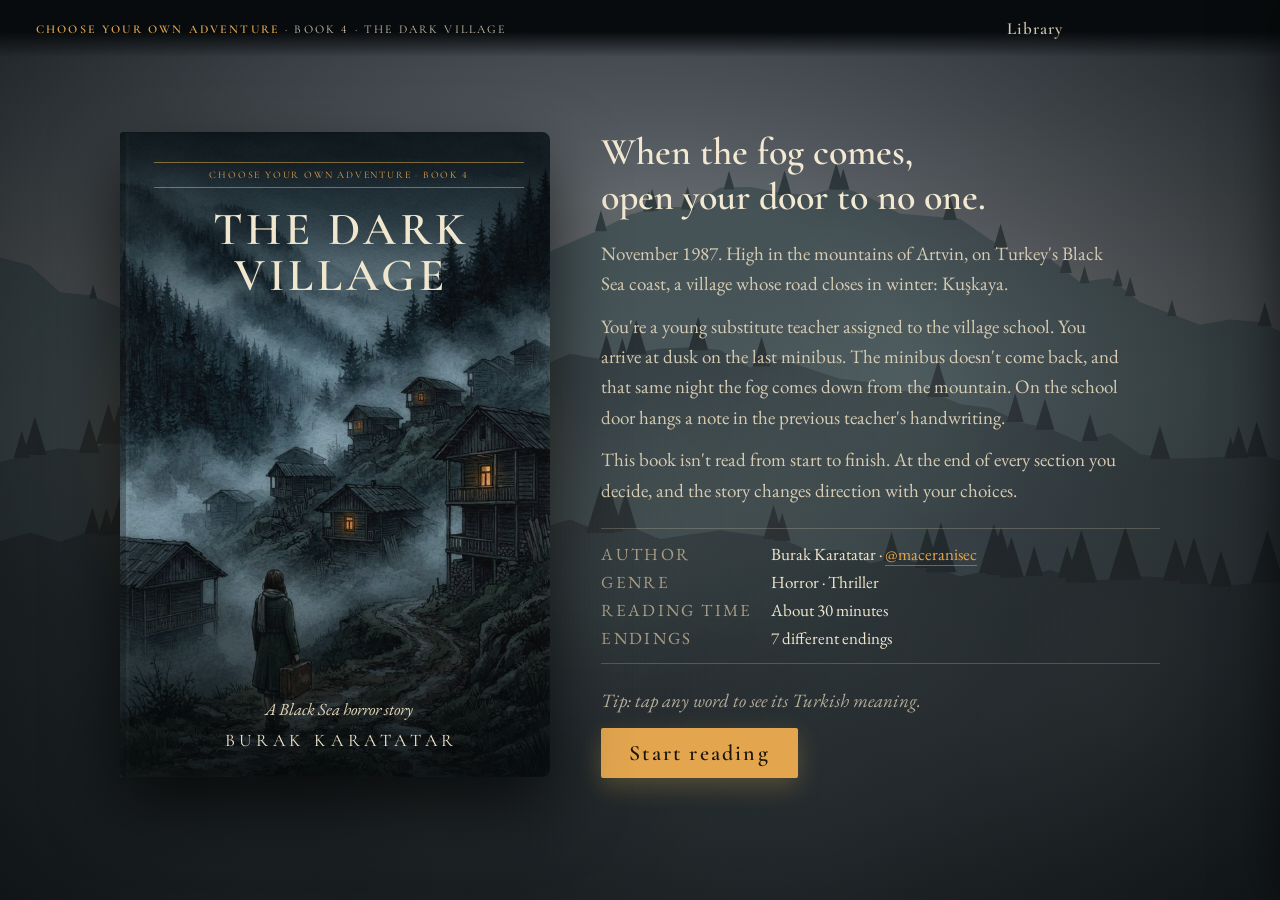
<file: kitaplar/karanlik-koy-en/index.html>
<!DOCTYPE html>
<html lang="en">
<head>
<meta charset="utf-8">
<meta name="viewport" content="width=device-width, initial-scale=1">
<title>The Dark Village</title>
<link rel="preconnect" href="https://fonts.googleapis.com">
<link rel="preconnect" href="https://fonts.gstatic.com" crossorigin>
<link href="https://fonts.googleapis.com/css2?family=Cormorant+Garamond:ital,wght@0,500;0,600;1,500&family=EB+Garamond:ital,wght@0,400;0,500;1,400&family=Caveat:wght@500;600&display=swap" rel="stylesheet">
<script type="application/json" id="book-meta">
{
  "id": "karanlik-koy-en",
  "seri": "Choose Your Own Adventure",
  "kitapNo": 4,
  "baslik": "The Dark Village",
  "altBaslik": "A Black Sea horror story",
  "yazar": "Burak Karatatar",
  "instagram": "https://www.instagram.com/maceranisec/",
  "instagramKullanici": "maceranisec",
  "slogan": "When the fog comes, open your door to no one.",
  "tur": "Horror · Thriller",
  "okumaSuresi": "About 30 minutes",
  "sonSayisi": 7,
  "kapak": "img/kapak.jpg",
  "kapakYedek": "img/koy.jpg",
  "dil": "en",
  "kaynak": "karanlik-koy",
  "sonAnahtari": "karanlik-koy-en-sonlar",
  "kutuphane": "../../index.html"
}
</script>
<style>
/* Tek tema bilerek: karanlık bir oda, masada açık bir kitap, arkada fırtınalı pencere.
   Düzen: masaüstünde iki sayfalı açık kitap (solda levha ve bekçinin kaydı, sağda metin), telefonda tek sayfa. */
:root {
  --night: #0c1012;        /* oda, kitabın dışı */
  --paper: #efe6d1;        /* sayfa */
  --paper-edge: #e2d6bb;   /* sayfa kenarı, cilt gölgesi */
  --ink: #2b241d;          /* metin mürekkebi */
  --faded: #75685a;        /* soluk mürekkep, ikincil metin */
  --rubric: #8d3a26;       /* kırmızı mürekkep: § numaraları, başharfler, süslemeler */
  --lamp: #e9b34f;         /* fener ışığı, kapak vurgusu */
  --display: "Cormorant Garamond", "Iowan Old Style", Georgia, serif;
  --body: "EB Garamond", "Iowan Old Style", Georgia, serif;
  --hand: "Caveat", "Segoe Print", "Bradley Hand", cursive;
  --cloth: #3b2520;        /* cilt kumaşı */
  color-scheme: light;
}
* { box-sizing: border-box; }
html, body { height: 100%; margin: 0; }
body { background: var(--night); color: var(--ink); font-family: var(--body); overflow: hidden; }
canvas#sea { position: fixed; inset: 0; width: 100%; height: 100%; display: block; opacity: 0.42; }
.vignette { position: fixed; inset: 0; pointer-events: none; background: radial-gradient(ellipse at 50% 45%, rgba(12,16,18,0) 30%, rgba(12,16,18,0.85) 100%); }

/* üst şerit */
.top {
  background: linear-gradient(var(--night) 55%, rgba(12,16,18,0));
  position: fixed; top: 0; left: 0; right: 0; z-index: 4;
  display: flex; align-items: center; justify-content: space-between; gap: 12px; flex-wrap: wrap;
  padding: 12px clamp(16px, 3vw, 36px);
  font-family: var(--display); color: #cfc4ad;
}
.top .series { font-size: 12px; letter-spacing: 0.18em; text-transform: uppercase; }
.top .series b { color: var(--lamp); font-weight: 600; }
.top nav { display: flex; gap: 6px; align-items: center; flex-wrap: wrap; }
.link {
  font-family: var(--display); font-size: 17px; font-weight: 600; letter-spacing: 0.06em;
  background: none; border: 0; color: #cfc4ad; cursor: pointer; padding: 6px 10px; border-radius: 2px;
}
.link:hover { color: var(--lamp); }
a.link { text-decoration: none; }
.link:focus-visible, .choice:focus-visible, .btn:focus-visible { outline: 2px solid var(--lamp); outline-offset: 3px; }
.confirm { display: none; gap: 4px; align-items: center; font-style: italic; color: #cfc4ad; font-size: 16px; }
.confirm.show { display: inline-flex; }

main { position: relative; z-index: 2; height: 100%; overflow-y: auto; padding: 64px clamp(10px, 3vw, 40px) 40px; }

/* ---------- açık kitap ---------- */
.book {
  max-width: 1120px; margin: 0 auto;
  display: grid; grid-template-columns: 1fr 1fr;
  background: var(--paper);
  border-radius: 3px 6px 6px 3px;
  box-shadow: 0 30px 80px rgba(0,0,0,0.6), 0 0 0 1px rgba(0,0,0,0.25), 0 6px 0 -2px #d9ccad, 0 10px 0 -4px #cdbf9e;
  position: relative;
}
.book::before { /* cilt */
  content: ""; position: absolute; top: 0; bottom: 0; left: 50%; width: 70px; transform: translateX(-50%); pointer-events: none;
  background: linear-gradient(90deg, rgba(0,0,0,0) 0%, rgba(80,60,30,0.10) 38%, rgba(40,28,10,0.28) 50%, rgba(80,60,30,0.10) 62%, rgba(0,0,0,0) 100%);
}
.leaf {
  position: relative; padding: 46px clamp(26px, 4vw, 58px) 54px;
  background-image:
    radial-gradient(rgba(120,95,55,0.07) 1px, transparent 1px),
    radial-gradient(rgba(120,95,55,0.05) 1px, transparent 1px);
  background-size: 7px 7px, 11px 11px; background-position: 0 0, 3px 5px;
  min-height: min(760px, calc(100vh - 110px));
}
.leaf.left { border-right: 1px solid rgba(120,95,55,0.15); }
.folio { position: absolute; bottom: 20px; left: 0; right: 0; text-align: center; font-family: var(--display); font-size: 15px; color: var(--faded); letter-spacing: 0.1em; }

/* sol sayfa: levha + kayıt */
.plate { display: flex; flex-direction: column; gap: 22px; }
.act-title { text-align: center; font-family: var(--display); text-transform: uppercase; letter-spacing: 0.22em; font-size: 13.6px; color: var(--rubric); }
.act-title span { display: block; font-size: 30px; letter-spacing: 0.06em; color: var(--ink); font-variant: normal; text-transform: none; font-weight: 600; margin-top: 2px; }
.ill { margin: 0; padding: 10px; background: #f6efdf; border: 1px solid rgba(80,60,30,0.25); box-shadow: inset 0 0 0 4px var(--paper), inset 0 0 0 5px rgba(80,60,30,0.25); }
.ill img { display: block; width: 100%; aspect-ratio: 16 / 9; object-fit: cover; filter: sepia(0.18) contrast(1.02); }
.ill figcaption { text-align: center; font-style: italic; font-size: 16px; color: var(--faded); margin-top: 8px; }
.log { border-top: 1px solid rgba(80,60,30,0.3); border-bottom: 1px solid rgba(80,60,30,0.3); padding: 14px 4px; display: grid; grid-template-columns: repeat(3, 1fr); text-align: center; gap: 6px; }
.log div { font-size: 11.2px; color: var(--faded); text-transform: uppercase; letter-spacing: 0.12em; }
.log b { display: block; font-family: var(--display); font-size: 30px; color: var(--ink); font-weight: 600; letter-spacing: 0.02em; font-variant-numeric: lining-nums tabular-nums; text-transform: none; }
.margin-note { font-style: italic; font-size: 18px; line-height: 1.55; color: var(--faded); text-align: center; padding: 0 10px; text-wrap: balance; }
.fleuron { text-align: center; color: var(--rubric); font-size: 22px; letter-spacing: 0.6em; }

/* sağ sayfa: metin */
.sect { text-align: center; font-family: var(--display); color: var(--rubric); font-size: 22px; font-weight: 600; letter-spacing: 0.08em; }
.sect::before, .sect::after { content: "❧"; font-size: 16px; margin: 0 12px; position: relative; top: -2px; opacity: 0.8; }
.sect::before { display: inline-block; transform: scaleX(-1); }
.leaf h2 { font-family: var(--display); font-weight: 600; font-size: 24px; text-align: center; margin: 6px 0 4px; text-transform: uppercase; letter-spacing: 0.08em; text-wrap: balance; }
.kind { text-align: center; font-style: italic; color: var(--rubric); font-size: 17px; margin-bottom: 4px; }
.text { margin-top: 22px; }
.text p { font-size: 20px; line-height: 1.58; margin: 0 0 12px; text-align: justify; hyphens: auto; -webkit-hyphens: auto; text-indent: 1.4em; }
.text p.lead, .text p.first { text-indent: 0; }
.text p.lead::first-letter { float: left; font-family: var(--display); font-weight: 600; color: var(--rubric); font-size: 76px; line-height: 0.82; padding: 6px 8px 0 0; }
.text p.quote { font-style: italic; text-indent: 0; margin: 4px 1.6em 14px; text-align: left; color: #3d342b; }
.sub { font-family: var(--display); text-transform: uppercase; letter-spacing: 0.2em; color: var(--rubric); font-size: 13.6px; text-align: center; margin: 26px 0 10px; }
.fates { list-style: none; padding: 0; margin: 0; }
.fates li { font-size: 18px; line-height: 1.5; padding: 7px 0; border-bottom: 1px dotted rgba(80,60,30,0.35); }
.fates b { text-transform: uppercase; letter-spacing: 0.06em; font-size: 15.2px; margin-right: 6px; }
.the-end { text-align: center; font-family: var(--display); font-size: 40px; letter-spacing: 0.4em; color: var(--ink); margin: 30px 0 4px; padding-left: 0.4em; }
.missed { list-style: none; padding: 0; margin: 0; }
.missed li { font-style: italic; color: var(--faded); font-size: 17px; text-align: center; padding: 3px 0; }
.tally { text-align: center; font-style: italic; color: var(--faded); font-size: 16px; margin-top: 14px; }

/* seçenekler: oyun kitabı yönergesi */
.choices { margin-top: 26px; border-top: 1px solid rgba(80,60,30,0.3); padding-top: 14px; display: flex; flex-direction: column; }
.choice {
  display: flex; align-items: baseline; gap: 10px; width: 100%; text-align: left; cursor: pointer;
  background: none; border: 0; border-bottom: 1px dotted rgba(80,60,30,0.3); padding: 11px 4px;
  font-family: var(--body); font-size: 19px; line-height: 1.4; color: var(--ink);
}
.choice .ct { flex: 1; font-style: italic; }
.choice .cn { font-family: var(--display); font-weight: 600; font-size: 20px; color: var(--rubric); white-space: nowrap; font-variant-numeric: lining-nums; }
.choice:hover .ct { text-decoration: underline; text-decoration-color: var(--rubric); text-underline-offset: 4px; }
.choice:hover { background: rgba(141,58,38,0.05); }

/* sayfa çevirme */
@keyframes ink { from { opacity: 0.1; transform: translateX(10px); } to { opacity: 1; transform: none; } }

/* ---------- kapak ---------- */
.cover-wrap { max-width: 1040px; margin: 0 auto; display: grid; grid-template-columns: minmax(280px, 430px) 1fr; gap: clamp(24px, 4vw, 56px); align-items: center; min-height: calc(100vh - 120px); }
.cover {
  container-type: inline-size;
  position: relative; aspect-ratio: 2 / 3; border-radius: 3px 8px 8px 3px; overflow: hidden;
  background: #101619 center / cover no-repeat;
  box-shadow: 0 30px 70px rgba(0,0,0,0.7), inset 6px 0 0 rgba(0,0,0,0.25), inset 9px 0 0 rgba(255,255,255,0.05);
  color: #f1e7cf; display: flex; flex-direction: column; justify-content: space-between; padding: 30px 26px 26px 34px;
}
.cover::before { content: ""; position: absolute; inset: 0; background: linear-gradient(rgba(6,10,12,0.78) 0%, rgba(6,10,12,0.05) 38%, rgba(6,10,12,0.05) 62%, rgba(6,10,12,0.85) 100%); }
.cover > * { position: relative; }
.cover .band { font-family: var(--display); text-transform: uppercase; letter-spacing: 0.18em; font-size: clamp(9px, 2.7cqi, 12.5px); white-space: nowrap; text-align: center; color: var(--lamp); border-top: 1px solid rgba(233,179,79,0.5); border-bottom: 1px solid rgba(233,179,79,0.5); padding: 6px 0; }
.cover h1 { font-family: var(--display); font-weight: 600; font-size: clamp(44px, 19cqi, 88px); letter-spacing: 0.16em; text-align: center; margin: 18px 0 0; padding-left: 0.16em; line-height: 1; text-shadow: 0 2px 24px rgba(0,0,0,0.6); }
.cover .subt { text-align: center; font-style: italic; font-size: clamp(15px, 4.6cqi, 20px); margin-bottom: 10px; color: #e4d8bd; }
.cover .author { text-align: center; font-family: var(--display); font-size: clamp(14px, 4.8cqi, 20px); letter-spacing: 0.26em; text-transform: uppercase; padding-left: 0.26em; white-space: nowrap; }
.backcover { color: #e6dcc4; }
.backcover .slogan { font-family: var(--display); font-size: clamp(28px, 3.2vw, 38px); line-height: 1.2; font-weight: 600; color: #f3e9d2; margin: 0 0 18px; text-wrap: balance; }
.backcover p { font-size: 19px; line-height: 1.6; margin: 0 0 12px; max-width: 58ch; color: #d6cbb2; }
.colophon { display: grid; grid-template-columns: auto 1fr; gap: 6px 18px; margin: 22px 0; padding: 14px 0; border-top: 1px solid rgba(214,203,178,0.25); border-bottom: 1px solid rgba(214,203,178,0.25); font-size: 17px; }
.colophon dt { text-transform: uppercase; letter-spacing: 0.14em; color: #a99d86; }
.colophon dd { margin: 0; color: #efe5cd; }
.btn {
  font-family: var(--display); font-size: 22px; font-weight: 600; letter-spacing: 0.1em;
  background: var(--lamp); color: #1d1608; border: 0; padding: 12px 28px; border-radius: 2px; cursor: pointer;
  box-shadow: 0 8px 24px rgba(233,179,79,0.25);
}
.btn:hover { background: #f2c56a; }

/* ---------- defter ---------- */
.drawer {
  position: fixed; top: 0; right: 0; bottom: 0; z-index: 6; width: min(400px, 92vw);
  background: var(--paper); color: var(--ink); box-shadow: -20px 0 50px rgba(0,0,0,0.5);
  transform: translateX(105%); transition: transform .35s ease; padding: 28px 28px 34px; overflow-y: auto;
}
.drawer.open { transform: none; }
.drawer::before { content: ""; position: absolute; top: 0; left: 28px; width: 14px; height: 70px; background: var(--rubric); clip-path: polygon(0 0, 100% 0, 100% 100%, 50% 82%, 0 100%); }
.drawer h3 { font-family: var(--display); text-transform: uppercase; letter-spacing: 0.2em; color: var(--rubric); font-size: 14.4px; margin: 26px 0 8px; text-align: center; }
.drawer h3:first-of-type { margin-top: 54px; }
.drawer ul { list-style: none; padding: 0; margin: 0; }
.drawer li { font-size: 17px; line-height: 1.5; padding: 8px 0; border-bottom: 1px dotted rgba(80,60,30,0.35); }
.drawer .empty { color: var(--faded); font-style: italic; }
.drawer-close { position: absolute; top: 14px; right: 16px; color: var(--ink); }

.toast {
  position: fixed; left: 50%; top: 58px; z-index: 7; transform: translate(-50%, -10px);
  font-style: italic; font-size: 18px; color: var(--paper); background: rgba(43,36,29,0.94);
  padding: 9px 18px; border-radius: 2px; border-left: 3px solid var(--rubric);
  opacity: 0; transition: opacity .4s, transform .4s; pointer-events: none; max-width: 90vw; text-align: center;
}
.toast.show { opacity: 1; transform: translate(-50%, 0); }

@media (max-width: 860px) {
  .book { grid-template-columns: 1fr; }
  .book::before { display: none; }
  .leaf { min-height: 0; padding: 30px 22px 50px; }
  .leaf.left { border-right: 0; border-bottom: 1px solid rgba(120,95,55,0.2); padding-bottom: 24px; }
  .plate { position: static; gap: 14px; }
  .log b { font-size: 24px; }
  .text p { font-size: 18.5px; text-align: left; }
  .leaf.left .folio { display: none; }
  main { padding-top: 92px; }
  .top .series { font-size: 13px; }
  .cover-wrap { grid-template-columns: 1fr; justify-items: center; }
  .cover { width: min(360px, 86vw); }
  .backcover { text-align: left; }
}
@media (prefers-reduced-motion: reduce) {
  .turn .leaf.right > *, .turn .leaf.left .plate { animation: none; }
  .drawer, .toast { transition: none; }
}

/* ===== kitap havası: cilt, sayfa kalınlığı, kurdele, sayfa başlıkları ===== */
.binding {
  max-width: 1150px; margin: 6px auto 30px; position: relative;
  background: var(--cloth); border-radius: 6px; padding: 12px 14px 14px;
  background-image: repeating-linear-gradient(45deg, rgba(255,255,255,0.025) 0 2px, transparent 2px 4px), repeating-linear-gradient(-45deg, rgba(0,0,0,0.08) 0 2px, transparent 2px 4px);
  box-shadow: 0 34px 80px rgba(0,0,0,0.65), inset 0 0 0 1px rgba(255,255,255,0.06), inset 0 0 30px rgba(0,0,0,0.5);
}
.binding .book { box-shadow: 0 2px 6px rgba(0,0,0,0.35); border-radius: 2px; perspective: 2400px; }
.edges { position: absolute; top: 16px; bottom: 18px; z-index: 0; border-radius: 2px;
  background: repeating-linear-gradient(90deg, #efe6d1 0 1px, #cfc1a0 1px 2px); }
.edges.l { right: calc(100% - 14px); }
.edges.r { left: calc(100% - 14px); }
.ribbon { position: absolute; z-index: 3; top: -6px; left: calc(50% + 14px); width: 11px; height: calc(100% + 46px); pointer-events: none;
  background: linear-gradient(90deg, #6f2a1b, #9b4430 45%, #7a2f1f); clip-path: polygon(0 0, 100% 0, 100% 100%, 50% calc(100% - 12px), 0 100%);
  box-shadow: 2px 0 4px rgba(0,0,0,0.3); opacity: 0.95; }
.leaf { background-color: var(--paper); }
.leaf.left { background-image:
    linear-gradient(90deg, rgba(90,65,30,0.10) 0%, rgba(90,65,30,0) 7%, rgba(90,65,30,0) 84%, rgba(70,50,20,0.16) 100%),
    radial-gradient(rgba(120,95,55,0.07) 1px, transparent 1px), radial-gradient(rgba(120,95,55,0.05) 1px, transparent 1px); }
.leaf.right { background-image:
    linear-gradient(90deg, rgba(70,50,20,0.16) 0%, rgba(90,65,30,0) 16%, rgba(90,65,30,0) 93%, rgba(90,65,30,0.10) 100%),
    radial-gradient(rgba(120,95,55,0.07) 1px, transparent 1px), radial-gradient(rgba(120,95,55,0.05) 1px, transparent 1px); }
.leaf { background-size: auto, 7px 7px, 11px 11px; background-position: 0 0, 0 0, 3px 5px; }
.runhead { position: absolute; top: 20px; left: 0; right: 0; text-align: center; font-family: var(--display); text-transform: uppercase; letter-spacing: 0.26em; font-size: 11.2px; color: var(--faded); }
.folio { bottom: 20px; text-align: left; padding: 0 clamp(26px, 4vw, 58px); font-variant-numeric: oldstyle-nums; font-size: 16px; }
.leaf.right .folio { text-align: right; }

/* bekçinin defteri: el yazısı kayıt */
.ledger { background: #f6eedb; border: 1px solid rgba(80,60,30,0.25); padding: 12px 16px 14px; transform: rotate(-0.6deg);
  background-image: repeating-linear-gradient(transparent 0 29px, rgba(70,90,120,0.22) 29px 30px); box-shadow: 0 2px 6px rgba(60,40,10,0.12); }
.ledger .lh { font-family: var(--display); text-transform: uppercase; letter-spacing: 0.2em; font-size: 10.4px; color: var(--rubric); }
.ledger .lv { font-family: var(--hand); font-size: 25px; line-height: 30px; color: #263a5a; }
.margin-note.hand { font-family: var(--hand); font-style: normal; font-size: 24px; line-height: 1.25; color: #263a5a; transform: rotate(-1.2deg); }
.margin-note .lbl { display: block; font-family: var(--body); font-style: italic; font-size: 16px; color: var(--faded); margin-bottom: 6px; }

/* seçenekler: içindekiler gibi noktalı çizgi */
.choice { border-bottom: 0; padding: 9px 2px; gap: 8px; }
.choice .ct { flex: 0 1 auto; }
.choice .lead-dots { flex: 1 1 24px; border-bottom: 2px dotted rgba(80,60,30,0.45); transform: translateY(-5px); min-width: 24px; }
.choice .cn::before { content: "§ "; font-size: 15px; }
.choices { border-top: 0; }
.choices::before { content: "❦"; display: block; text-align: center; color: var(--rubric); font-size: 20px; margin-bottom: 6px; }

/* sayfa çevirme */
.flip { position: absolute; top: 0; bottom: 0; left: 50%; width: 50%; z-index: 5; transform-origin: left center; transform-style: preserve-3d; pointer-events: none; animation: flip .85s cubic-bezier(.45,.05,.3,1) forwards; }
.flip .face { position: absolute; inset: 0; overflow: hidden; backface-visibility: hidden; -webkit-backface-visibility: hidden; }
.flip .face.back { transform: rotateY(180deg); }
.flip .face::after { content: ""; position: absolute; inset: 0; pointer-events: none; animation: shade .85s ease forwards; }
@keyframes flip { from { transform: rotateY(0deg); } to { transform: rotateY(-180deg); } }
@keyframes shade { 0% { background: rgba(40,28,10,0); } 50% { background: rgba(40,28,10,0.28); } 100% { background: rgba(40,28,10,0); } }
.hide-under { visibility: hidden; }
.lift { position: absolute; inset: 0; z-index: 5; transform-origin: left center; pointer-events: none; animation: lift .6s ease-in forwards; background: var(--paper); overflow: hidden; }
@keyframes lift { 0% { transform: perspective(1400px) rotateY(0); opacity: 1; box-shadow: 0 0 0 rgba(0,0,0,0); } 75% { opacity: 1; box-shadow: 20px 0 40px rgba(0,0,0,0.35); } 100% { transform: perspective(1400px) rotateY(-100deg); opacity: 0; } }

@media (max-width: 860px) {
  .binding { padding: 8px 8px 10px; }
  .edges, .ribbon { display: none; }
  .ledger .lv { font-size: 22px; }
  .runhead { top: 12px; }
}
@media (prefers-reduced-motion: reduce) { .flip, .lift { display: none; } }

/* ===== karar kartları ===== */
.choices { margin-top: 30px; gap: 12px; }
.choices::before { content: none; }
.decide { display: flex; align-items: center; gap: 14px; margin-bottom: 4px; font-family: var(--display); text-transform: uppercase; letter-spacing: 0.2em; font-size: 13.6px; color: var(--rubric); }
.decide::before, .decide::after { content: ""; flex: 1; height: 1px; background: linear-gradient(90deg, transparent, rgba(141,58,38,0.5)); }
.decide::after { background: linear-gradient(90deg, rgba(141,58,38,0.5), transparent); }
.choice {
  display: grid; grid-template-columns: 52px 1fr auto; align-items: center; gap: 14px;
  padding: 12px 16px 12px 12px; border: 1px solid rgba(80,60,30,0.22); border-radius: 3px;
  background: #f7f0de; box-shadow: inset 0 0 0 3px #f7f0de, inset 0 0 0 4px rgba(80,60,30,0.12), 0 1px 2px rgba(60,40,10,0.08);
  transition: transform .18s ease, box-shadow .18s ease, border-color .18s ease;
}
.choice:hover { background: #f9f3e4; border-color: rgba(141,58,38,0.55); transform: translateY(-2px);
  box-shadow: inset 0 0 0 3px #f9f3e4, inset 0 0 0 4px rgba(141,58,38,0.25), 0 8px 18px rgba(60,40,10,0.14); }
.choice .ct { font-style: normal; font-size: 19px; line-height: 1.35; }
.choice:hover .ct { text-decoration: none; }
.choice .lead-dots { display: none; }
.choice .seal {
  width: 46px; height: 46px; border-radius: 50%; display: grid; place-items: center;
  background: radial-gradient(circle at 35% 30%, #b45a40, #8d3a26 55%, #6e2a1a);
  box-shadow: inset 0 0 0 3px rgba(255,235,210,0.18), inset 0 -3px 6px rgba(0,0,0,0.25), 0 2px 3px rgba(60,20,10,0.3);
  color: #f6e9d0; font-family: var(--display); font-weight: 600; font-size: 19px; font-variant-numeric: lining-nums; letter-spacing: 0.02em;
}
.choice .seal.blank { background: radial-gradient(circle at 35% 30%, #a99a80, #85765e 60%, #6b5e49); font-size: 20px; }
.choice .go { font-style: italic; font-size: 15px; color: var(--rubric); opacity: 0; transform: translateX(-6px); transition: opacity .18s, transform .18s; white-space: nowrap; }
.choice:hover .go, .choice:focus-visible .go { opacity: 1; transform: none; }
@media (max-width: 860px) {
  .choice { grid-template-columns: 44px 1fr; padding: 11px 12px 11px 10px; }
  .choice .seal { width: 40px; height: 40px; font-size: 17px; }
  .choice .go { display: none; }
}
@media (prefers-reduced-motion: reduce) { .choice, .choice .go { transition: none; } .choice:hover { transform: none; } }

/* yumuşatılmış kararlar: durağanken basılı satır, üstüne gelince kart */
.choices { gap: 0; }
.choice {
  background: transparent; border: 0; border-radius: 3px; box-shadow: none;
  border-bottom: 1px solid rgba(80,60,30,0.18); padding: 12px 14px 12px 6px;
}
.choice:last-child { border-bottom: 0; }
.choice { grid-template-columns: 52px 1fr; }
.choice .go { display: none; }
.choice .seal { width: 42px; height: 42px; font-size: 18px; box-shadow: inset 0 0 0 2px rgba(255,235,210,0.16), 0 1px 2px rgba(60,20,10,0.25); transition: transform .18s ease; }
.choice:hover, .choice:focus-visible {
  background: #f7f0de; border-bottom-color: transparent; transform: translateY(-1px);
  box-shadow: 0 0 0 1px rgba(141,58,38,0.35), 0 6px 16px rgba(60,40,10,0.12);
}
.choice:hover .seal { transform: rotate(-8deg) scale(1.05); }
@media (hover: none) {
  .choice { padding-top: 13px; padding-bottom: 13px; }
  .choice:active { background: #f7f0de; box-shadow: 0 0 0 1px rgba(141,58,38,0.35); }
}
@media (prefers-reduced-motion: reduce) { .choice .seal { transition: none; } .choice:hover .seal { transform: none; } }

.ig { color: var(--lamp); text-decoration: none; border-bottom: 1px solid rgba(233,179,79,0.45); }
.ig:hover { color: #f2c56a; border-bottom-color: #f2c56a; }
.leaf .ig { color: var(--rubric); border-bottom-color: rgba(141,58,38,0.4); }

/* Cormorant'ın eski stil "1" rakamı "ı" gibi görünüyor: başlıklarda düz rakam */
body, .sect, .cover .band, .top .series, .choice .seal, h1, h2 { font-variant-numeric: lining-nums; }

/* Karanlık Köy: is kırmızısı mürekkep, ıslak ladin yeşili cilt, gaz lambası amberi, soğuk kâğıt */
:root {
  --night: #080b0d;
  --rubric: #7c2b26;
  --cloth: #172024;
  --lamp: #e3a64f;
  --paper: #ebe6da; --paper-edge: #d6cfbf;
}
canvas#sea { opacity: 0.9; }
.ribbon { background: linear-gradient(90deg, #5a1d19, #7c2b26 45%, #61211c); }
.choice .seal { background: radial-gradient(circle at 35% 30%, #a8443b, #7c2b26 55%, #4f1a16); }
.drawer::before { background: var(--rubric); }
.leaf .ig { color: var(--rubric); }
p.quote { font-style: italic; }
.cover h1 { font-size: clamp(32px, 12.5cqi, 60px); letter-spacing: 0.08em; padding-left: 0.08em; }


/* ---------- canlılık: görsel yavaşça yaklaşır, seçenekler sırayla gelir, kapak süzülür ---------- */
.ill .kb { overflow: hidden; }
.ill .kb img { animation: kb 20s ease-in-out infinite alternate; transform-origin: 50% 45%; }
@keyframes kb { from { transform: scale(1.02); } to { transform: scale(1.14) translate(-1.5%, -1%); } }
.choices .choice { animation: cin .55s cubic-bezier(.2,.8,.2,1) both; }
.choices .choice:nth-child(1) { animation-delay: .35s; } .choices .choice:nth-child(2) { animation-delay: .45s; }
.choices .choice:nth-child(3) { animation-delay: .55s; } .choices .choice:nth-child(4) { animation-delay: .65s; }
.choices .choice:nth-child(5) { animation-delay: .75s; } .choices .choice:nth-child(6) { animation-delay: .85s; }
@keyframes cin { from { opacity: 0; transform: translateY(10px); } to { opacity: 1; transform: none; } }
.cover { animation: coverfloat 7s ease-in-out infinite; }
@keyframes coverfloat { 0%, 100% { transform: translateY(0) rotate(-0.4deg); } 50% { transform: translateY(-8px) rotate(0.4deg); } }
.cover-wrap { position: relative; }
.cover-wrap::before { content: ""; position: absolute; left: 0; top: 50%; width: min(520px, 90vw); aspect-ratio: 1; transform: translate(-10%, -50%); pointer-events: none; z-index: -1;
  background: radial-gradient(closest-side, color-mix(in srgb, var(--lamp) 32%, transparent), transparent); animation: glow 6s ease-in-out infinite; }
@keyframes glow { 0%, 100% { opacity: 0.6; } 50% { opacity: 1; } }
.the-end { animation: endin 1.4s .2s cubic-bezier(.2,.8,.2,1) both; }
@keyframes endin { from { opacity: 0; letter-spacing: 0.9em; } to { opacity: 1; } }
@media (prefers-reduced-motion: reduce) { .ill .kb img, .choices .choice, .cover, .cover-wrap::before, .the-end { animation: none; } }
</style>
<link rel="icon" href="../../favicon.svg" type="image/svg+xml">
<link rel="icon" href="../../favicon-32.png" sizes="32x32" type="image/png">
<link rel="apple-touch-icon" href="../../apple-touch-icon.png">
</head>
<body>
<canvas id="sea" aria-hidden="true"></canvas>
<div class="vignette" aria-hidden="true"></div>

<header class="top">
  <div class="series"><b>Choose Your Own Adventure</b> · Book 4 · The Dark Village</div>
  <nav>
    <a class="link" id="lnk-lib" href="#" hidden>Library</a>
    <button class="link" id="btn-book" type="button">Notebook <span id="note-count"></span></button>
    <button class="link" id="btn-cover" type="button">Cover</button>
    <span class="confirm" id="confirm">Your reading will start over. Are you sure?
      <button class="link" id="btn-yes" type="button">Yes</button>
      <button class="link" id="btn-no" type="button">No</button>
    </span>
  </nav>
</header>

<main id="main"><div id="view"></div></main>

<aside class="drawer" id="drawer" aria-label="Notebook">
  <button class="link drawer-close" id="btn-close" type="button">Close</button>
  <h3>Your pockets</h3>
  <ul id="items"></ul>
  <h3>Your notes</h3>
  <ul id="notes"></ul>
  <h3>Endings found</h3>
  <ul id="endings"></ul>
</aside>

<div class="toast" id="toast" role="status"></div>

<script>
const ENDINGS = [
  { id: "safak",    title: "Dawn" },
  { id: "sis",      title: "Into the Fog" },
  { id: "bekci",    title: "The New Watchman" },
  { id: "dolmus",   title: "The Last Minibus" },
  { id: "degirmen", title: "The Mill Burns" },
  { id: "muhtar",   title: "The Headman's Secret" },
  { id: "kapi",     title: "You Opened the Door" }
];

const IMG = {
  dolmus: "img/dolmus.jpg", koy: "img/koy.jpg", selim: "img/selim.jpg", okul: "img/okul.jpg",
  defter: "img/defter.jpg", nazife: "img/nazife.jpg", kapi: "img/kapi.jpg",
  yol: "img/yol.jpg", kahve: "img/kahve.jpg", ocak: "img/ocak.jpg", degirmen: "img/degirmen.jpg",
  icerisi: "img/icerisi.jpg", buz: "img/buz.jpg", safak: "img/safak.jpg"
};

function flag(s, k) { s.f[k] = true; }
function has(s, k) { return !!s.f[k]; }
function rel(s, who, d, msg) { s.r[who] = (s.r[who] || 0) + d; if (msg) toast(msg); }
function note(s, t) { if (!s.notes.includes(t)) s.notes.push(t); }

const S = {
  /* ================= ACT 1: THE FOG ================= */
  k1: {
    act: 1, time: "16:20", sis: 0.05, isi: 6, img: "dolmus", imgLabel: "The last minibus",
    title: "The Minibus",
    text: () => [
      "The minibus stops two kilometers short of the village. The driver, Hasan, an old man who hasn't said a word the whole way, turns to you without switching off the engine: \"You'll have to walk the rest, teacher. I need to get back before the fog comes down.\"",
      "As he hands you your bag he hesitates for a moment. \"Last winter I brought a teacher up here too.\" He says nothing more.",
      "In town they had told you only one thing: Kuşkaya's previous teacher, Miss Gülsüm, had quit her post last winter and gone back to the city. Without even leaving a letter. \"The mountain isn't for everyone,\" the district director had said, as if he were making a joke.",
      "Up ahead, beyond the bend, something white is coming slowly down the slope. Not a cloud. Clouds don't travel this low."
    ],
    choices: [
      { t: "Ask the driver: «Why didn't you take her back?»", to: "k2", fx: (s) => { s.via = "sor"; flag(s, "SOFOR_SORDU"); } },
      { t: "Don't ask. Take your bag and start walking", to: "k2", fx: (s) => { s.via = "yuru"; } }
    ]
  },

  k2: {
    act: 1, time: "16:50", sis: 0.15, isi: 5, img: "koy", imgLabel: "Kuşkaya",
    title: "Kuşkaya",
    text: (s) => {
      const p = [];
      if (s.via === "sor") p.push("The driver had looked at you for a long time. \"I was going to,\" he said at last. \"The headman said 'she stays.' So I didn't ask.\" Then he threw the minibus into reverse and left as if fleeing the fog.");
      else p.push("The minibus backs away and disappears around the bend. The sound of its engine echoes in the valley for a long time, then that stops too.");
      p.push("When you reach Kuşkaya it isn't even five o'clock yet, but every door is shut. In every window of the wooden houses lined up along the slope an oil lamp is burning, as if they had all been lit at the same moment. Below, on the bank of the stream, stands an old stone mill. Its wheel isn't turning.");
      p.push("The lace curtain of one house stirs. A small face appears, studies you, then vanishes.");
      p.push("The only light in the square comes from the coffeehouse. Someone is hurriedly pulling down the shutters.");
      return p;
    },
    choices: [
      { t: "Wave to the child behind the curtain", to: "k2b", fx: (s) => { flag(s, "SELIM_EL"); rel(s, "selim", 1, "The child behind the curtain saw you."); } },
      { t: "Make it to the coffeehouse before the shutters come down", to: "k3" },
      { t: "Don't bother with anyone, go straight to the school", to: "k4" }
    ]
  },

  k2b: {
    act: 1, time: "16:55", sis: 0.18, isi: 5, img: "selim", imgLabel: "The child behind the curtain",
    title: "Fogged Glass",
    text: () => [
      "You raise your hand and wave. For a while the curtain doesn't move. Then it slowly parts.",
      "A boy of seven or eight. His hair cropped very short, his cheeks red from the cold. He doesn't wave back. He breathes on the glass and, on the fogged pane, writes something with his index finger.",
      "From your side the letters are backward, but they aren't hard to read:",
      { q: "DON'T OPEN" },
      "The writing is too neat for a child. Curling, careful letters. Like a teacher writing on a blackboard.",
      "A woman appears behind the boy. She pulls him away by the shoulder and closes the curtain. Before closing it she looks at you for a moment. There's no anger in her eyes. There's fear.",
      "As the glass fogs over again, under the writing, for an instant, a second line appears. Before you can read it, it too is gone."
    ],
    choices: [
      { t: "Knock on the door of the house", to: "k4", fx: (s) => { flag(s, "SELIM_KAPI"); s.via = "selimkapi"; } },
      { t: "Make it to the coffeehouse before the shutters come down", to: "k3" },
      { t: "Don't linger, go to the school", to: "k4" }
    ]
  },

  k3: {
    act: 1, time: "17:05", sis: 0.2, isi: 5,
    title: "The Coffeehouse",
    enter: (s) => { flag(s, "KAHVE"); flag(s, "MUHTAR"); },
    text: (s) => [
      "You duck under the shutter and go in. Inside it smells of the stove's heat and steeped tea. Emin, the coffeehouse keeper, a big, silent man, puts down the cloth in his hand when he sees you. At one of the tables sits a man in a clean coat with a gray mustache.",
      "\"Welcome, teacher,\" that man says, standing up and holding out his hand. \"Headman Refik. We were expecting you tomorrow, but never mind.\" His voice is soft, his smile just right. He takes a key from his pocket and puts it in your palm. \"The school key. The teacher's quarters are upstairs. Don't go out tonight; there are animals on the mountain.\"",
      "On the counter stands an old black telephone. The only telephone in the village. When Emin sees you looking at it, he says briefly: \"Out of order.\" Before you ask."
    ],
    choices: [
      { t: "Try the telephone anyway", to: "k4", fx: (s) => { flag(s, "TEL"); s.via = "tel"; } },
      { t: "Ask the headman: «Why did Miss Gülsüm leave?»", to: "k4", fx: (s) => { flag(s, "GULSUM_SORDU"); s.via = "gulsum"; rel(s, "muhtar", -1); } },
      { t: "Take the key, say thank you, leave", to: "k4", fx: (s) => { s.via = "cik"; rel(s, "muhtar", 1); } }
    ]
  },

  k4: {
    act: 1, time: "17:40", sis: 0.3, isi: 4, img: "okul", imgLabel: "The village school",
    title: "The School",
    enter: (s) => { if (!has(s, "KAHVE")) { flag(s, "YEDEK"); toast("The school's spare key is yours now."); } },
    text: (s) => {
      const p = [];
      if (s.via === "selimkapi") p.push("You knocked on the door. No sound came from inside. Then, from right behind the door, in a whisper, a woman spoke: \"Go away, teacher. After five o'clock no door opens in this village. To anyone.\" You heard another bolt slide shut.");
      if (s.via === "selimkapi") p.push("You waited in front of the door a while longer. The lamp behind the curtain was turned down, but not out. At last you turned your back on the house and started up the slope. The fog was coming down from above, from where the school stood.");
      if (s.via === "tel") p.push("When you lifted the receiver, Emin hadn't objected. The line wasn't dead. There was no dial tone and no static, but someone was listening. You heard their breathing. When you put the receiver back, Emin and the headman had looked at each other.");
      if (s.via === "gulsum") p.push("The headman's smile hadn't slipped for a moment. \"The mountain isn't for everyone,\" he had said, in the same words as the director in town. \"She left. For the city.\"" + (has(s, "SOFOR_SORDU") ? " You remember what the driver said: \"The headman said 'she stays.'\" One of them is lying." : ""));
      if (!has(s, "KAHVE") && s.via !== "selimkapi") p.push("You cross the square and climb the slope. Behind you the coffeehouse shutter comes all the way down. The fog is coming down from above, from where the school stands.");
      if (has(s, "KAHVE")) p.push("When you left the coffeehouse the shutter came down right behind you. You were the only one left in the square. As you climbed the slope, the fog was swallowing the roofs one by one.");
      p.push("The school stands at the very top of the village, a two-story stone building with its back to the slope. Pinned to the door with a thumbtack is a sheet of paper yellowed by rain. The handwriting is neat, a teacher's handwriting:");
      p.push({ q: "When the fog comes, open your door to no one. Even if it calls you by your name." });
      p.push(has(s, "KAHVE") ? "You put the key in the lock, but there's no need. The door is already open." : "You have no key; in town they told you «you'll get it from the headman in the village». You try the door handle anyway. It isn't locked. On the inside of the lock, a key hangs on a string: the school's spare key. Someone opened the door before you and left it like that. You put the key in your pocket.");
      p.push("The one-room classroom is ice cold. You light the oil lamp on the teacher's desk. The light stretches over the desks to the blackboard and stops there.");
      p.push("On the blackboard, in chalk, in neat handwriting, a date is written: today's date. Under it, a signature: Gülsüm.");
      if (has(s, "SELIM_EL")) p.push("As you look at the letters, the writing on the fogged glass comes back to you. The same curling letters. The same careful hand.");
      return p;
    },
    choices: [
      { t: "Search the drawers of the teacher's desk", to: "k5", fx: (s) => { s.via = "cekmece"; } },
      { t: "Wipe the blackboard at once", to: "k5", fx: (s) => { flag(s, "TAHTA_SILDI"); s.via = "sil"; } },
      { t: "Go up to your quarters, bolt the door behind you", to: "k6", fx: (s) => { s.via = "lojman"; } }
    ]
  },

  k5: {
    act: 1, time: "18:10", sis: 0.4, isi: 3, img: "defter", imgLabel: "Gülsüm's notebook",
    title: "The Notebook",
    enter: (s) => { flag(s, "DEFTER_OKUDU"); },
    text: (s) => {
      const p = [];
      if (s.via === "sil") p.push("You wet the sponge and wipe the blackboard. The chalk comes off easily, but where the signature was, it can still be faintly made out after wiping, as if carved into the board. When you open the desk drawer, you find not what you were looking for, but something else.");
      p.push("At the very bottom of the drawer, under an attendance register, is a notebook with a brown cover. On the first page: «Gülsüm Aydın, Kuşkaya Primary School.» Between the pages, a dried mountain flower.");
      p.push("First lesson notes, pupils' names, a recipe. Then, from mid-November, the handwriting changes. The lines grow cramped.");
      p.push({ q: "When the fog comes down, someone in the village goes missing. The headman says \"animals.\" Granny Nazife says \"the Zemheri has come.\" And Selim, the youngest of them, the boy who always watches from behind the curtain, says \"the man in the mill.\" No one believes him." });
      p.push({ q: "Last night it came to my door. It knocked three times. It knew my name. It called me in my mother's voice." });
      p.push("The pages after that are blank. Except the last one. On the last page, in the same neat handwriting, its ink still glossy, a single line:");
      p.push({ q: "The new teacher has come. Tell them: don't open the door." });
      return p;
    },
    choices: [
      { t: "Put the notebook in your pocket", to: "k6", fx: (s) => { flag(s, "DEFTER"); note(s, "Gülsüm's notebook: «Selim says the man in the mill. No one believes him.»"); } },
      { t: "Put the notebook back where you found it", to: "k6", fx: (s) => { note(s, "The last line in Gülsüm's notebook, the ink fresh: «The new teacher has come. Tell them: don't open the door.»"); } }
    ]
  },

  k6: {
    act: 1, time: "18:40", sis: 0.55, isi: 2, img: "nazife", imgLabel: "The woman at the door",
    title: "The Lamp",
    text: (s) => {
      const p = [];
      if (s.via === "lojman") p.push("The teacher's quarters are above the classroom, a single room: a stove, a bed, a table. You slide the bolt and light the stove. From the window you can see the village; one by one, the lamps blur in the fog.");
      else p.push("You go up to your quarters and light the stove. From the window you can see the village; one by one, the lamps blur in the fog." + (has(s, "DEFTER") ? " The notebook is in your pocket, heavy as a stone." : ""));
      p.push("There's a knock at the door. Once. Then a voice: \"Teacher! It's me, open up. The fog's not down yet.\"");
      p.push("You open the door a crack. On the threshold, holding an oil lamp, stands an old woman in a black headscarf. Her face is deeply lined, her eyes both hard and kind. \"They call me Nazife,\" she says. \"Everyone calls me Granny Nazife.\"");
      p.push("From the pocket of her apron she takes a handful of coarse salt. \"The Zemheri has come, teacher. The deep winter. It lasts forty days. When the fog comes down, the Karakoncolos roams. It knocks on doors and calls whoever is inside by name. Whoever opens is gone. That's why at five in the evening everyone shuts their door and keeps their lamp burning until morning.\"");
      p.push("She falls silent for a moment, then lowers her voice: \"Gülsüm opened her door on a night like this. On the day she was to leave, Hasan came with the minibus to fetch her. Gülsüm never came to the minibus. The headman says «she went to the city». Don't you believe him.\"");
      return p;
    },
    choices: [
      { t: "Let her in, ask your questions", to: "k7", fx: (s) => { flag(s, "NAZIFE_ICERI"); rel(s, "nazife", 1, "Granny Nazife won't forget that you opened your door to her."); } },
      { t: "Show her the notebook", to: "k7", if: (s) => has(s, "DEFTER"), fx: (s) => { flag(s, "NAZIFE_DEFTER"); rel(s, "nazife", 2, "The color drained from Granny Nazife's face."); } },
      { t: "Take the salt, close the door", to: "k7", fx: (s) => { flag(s, "TUZ"); } }
    ]
  },

  k7: {
    act: 1, time: "19:40", sis: 0.85, isi: 0, img: "kapi", imgLabel: "Behind the door",
    title: "Three Knocks",
    text: (s) => {
      const p = [];
      if (has(s, "NAZIFE_ICERI")) p.push("Granny Nazife had sat by the stove for as long as it takes to drink a glass of tea. When she talked about Gülsüm her voice had trembled: \"She used to give lessons in the evenings to Selim, the youngest in the village. She taught that child her handwriting. Now the boy writes in her hand.\" Then she had picked up her lamp and left. At the door she turned and poured a handful of salt along the threshold. \"Don't break this line.\"");
      if (has(s, "NAZIFE_DEFTER")) p.push("When Granny Nazife looked at the last page of the notebook, her lips had moved. \"This ink is from yesterday,\" she had said. \"This handwriting...\" She hadn't finished the sentence. She gave the notebook back to you, poured a handful of salt along the threshold and walked into the fog.");
      if (has(s, "TUZ") && !has(s, "NAZIFE_ICERI") && !has(s, "NAZIFE_DEFTER")) p.push("You poured Granny Nazife's salt along the threshold and closed the door. Her footsteps were quickly lost in the fog.");
      p.push("The fog is pressed against the window now. You can't see the village lamps; only your own lamp's light trembles on the glass. No sound comes from outside. No wind, no dog. As if the mountain were holding its breath.");
      p.push("Then there's a knock at the door. Three times. Calm, evenly spaced.");
      p.push("A voice. Familiar. A voice you've known your whole childhood: \"My lamb? It's me, your mother. Open the door, I'm cold.\"");
      p.push("Your mother is eight hundred kilometers away. You know that. But the voice is her voice.");
      return p;
    },
    choices: [
      { t: "Open the door", to: "e_kapi" },
      { t: "Turn down the lamp, hold your breath behind the door", to: "act1_end", fx: (s) => { s.kapi = "sessiz"; } },
      { t: "Look out the window into the fog", to: "act1_end", fx: (s) => { s.kapi = "pencere"; } },
      { t: "Trust the salt on the threshold, make no sound", to: "act1_end", if: (s) => has(s, "TUZ") || has(s, "NAZIFE_ICERI") || has(s, "NAZIFE_DEFTER"), fx: (s) => { s.kapi = "tuz"; } }
    ]
  },

  act1_end: {
    act: 1, time: "20:30", sis: 0.9, isi: -1, sonen: 1,
    actEnd: true, next: { t: "Go on to Act 2", to: "z1" },
    title: "Zemheri",
    text: (s) => {
      const p = [];
      if (s.kapi === "sessiz") p.push("You turn down the lamp's wick. The room sinks into darkness. On the other side of the door the voice keeps calling for a while, then falls silent. But it doesn't go away. From the creak of the boards you know someone is standing on the threshold, leaning against the door.");
      if (s.kapi === "pencere") p.push("You wipe the mist off the window and look out. The fog is a solid white wall. Then something moves inside it: a long, thin shadow, taller than a man, backing away from the door. Its head turns toward you. It has no face. Or the fog is that thick.");
      if (s.kapi === "tuz") p.push("At the foot of the door, above the line of salt on the threshold, the fog stops. It doesn't come in. It curls and draws back as if there were glass there. On the other side of the door the voice calls once more, then falls silent.");
      p.push("A long silence. Then, from down in the village, from near the mill, a door slams. After that, in the fog, the lamp in one of the houses on the opposite slope goes out.");
      p.push("There's another knock at the door. This time fast, panicked, with small fists. A thin child's voice:");
      p.push({ q: "Teacher! Teacher, open up! It's me, Selim! " + (has(s, "SELIM_EL") ? "I'm the one who wrote on the glass! " : "I'm the boy who watched from the curtain! ") + "My mom's gone! They took my mom!" });
      if (has(s, "SELIM_KAPI")) p.push("You remember the woman who whispered to you from behind her door this afternoon. «To anyone,» she had said. Who did she open it for?");
      p.push((has(s, "DEFTER") || has(s, "DEFTER_OKUDU") ? "You remember the last line in Gülsüm's notebook: don't open the door. But this is a child's voice. And the other one was your mother's voice." : "You remember the note on the school door: even if it calls you by your name. But this is a child's voice. And the other one was your mother's voice."));
      return p;
    }
  },

  e_kapi: {
    act: 1, time: "19:41", sis: 1, isi: -1, sonen: 3,
    end: { id: "kapi", kind: "Early ending" },
    title: "You Opened the Door",
    text: (s) => [
      "You slide back the bolt. Your hand doesn't shake; you'll think about that later, but there won't be a later.",
      "When the door opens, the fog doesn't pour in. It stays on the threshold, waiting. There's no one in the fog. Not your mother, not anyone.",
      "Then, very close, right at your ear, the same voice speaks again: \"Come, my lamb.\" And without understanding why it feels so natural, you cross the threshold."
    ],
    sabah: (s) => "In the morning, when the fog lifts, the school door is found wide open. In the teacher's quarters the stove is still warm, and on the table" + (has(s, "DEFTER") ? " lies a notebook with a brown cover. Someone has added a new line to its last page." : " the oil lamp has gone out. Someone has added a new line to the last page of the notebook in the drawer."),
    akibet: (s) => [
      ["You", "The records say you «quit your post and went back to the city». Just like Gülsüm. The minibus driver said he never took you back. No one listened to him."],
      ["Gülsüm's notebook", "The new line, in the same neat handwriting: «The new teacher opened it too.»"],
      has(s, "MUHTAR") ? ["Headman Refik", "He sent word to the district: «the teacher went back to the city». Smiling."] : ["Kuşkaya", "When spring came, a new teacher was assigned to the school. The note on the door is still there."],
      ["The child behind the curtain", "The next night he watched the school from his window again. The school's lamp never came on again."]
    ],
    yil: "The next winter the Zemheri came again. On the school door, next to the yellowed note, a new note had been added, written in a child's hand: «This time really don't open it.»"
  }
};

/* ================= ACT 2: ZEMHERI ================= */
function gecisAyarla(s) {
  if (!s.ziyaret) s.ziyaret = [];
  if (!s.yolBitti) { s.gecis = s.yol; s.yolBitti = true; } else s.gecis = "ikinci";
}
function gecisMetni(s) {
  if (s.gecis === "isik") return "When you raised the lamp toward the voices, the fog had parted for an instant. Where the light ended stood something long and thin, two heads taller than a man. When the light touched it, it drew back. The voices stopped at that moment.";
  if (s.gecis === "el") return "You walked on without letting go of Selim's hand. For a while the voices walked beside you, then fell behind. Selim never once turned his head.";
  return "You go out into the fog again. This time no one says your names. But you feel something, where the lamplight ends, walking at the same pace as you.";
}
function tuzVar(s) { return has(s, "TUZ") || has(s, "NAZIFE_ICERI") || has(s, "NAZIFE_DEFTER"); }

const ACT2 = {
  z1: {
    act: 2, time: "20:31", sis: 0.9, isi: -1, sonen: 1,
    title: "Small Fists",
    text: (s) => {
      const p = [];
      p.push("The fists don't stop. You lean against the door and listen.");
      p.push("Your mother's voice had knocked three times. Calm, evenly spaced, like someone in no hurry. These knocks have no rhythm at all. A sniffling, out-of-breath child.");
      p.push(s.kapi === "pencere"
        ? "You turn to the window. Where the long shadow stood a moment ago, there's now a small dark shape. It holds an oil lamp. A yellow light swaying in the fog."
        : "Through the gap under the door, a yellow light seeps onto the floorboards. A flickering, swaying light. Whoever is outside is holding a lamp.");
      p.push("Granny Nazife's words are in your ears: keeps their lamp burning until morning. Would that thing in the fog carry a lamp?");
      p.push({ q: "Teacher, please! There's something behind me!" });
      return p;
    },
    choices: [
      { t: "Slide the bolt, open the door", to: "z2", fx: (s) => { s.via = "ac"; } },
      { t: "Ask without opening: «What did you write on the glass?»", to: "z2", if: (s) => has(s, "SELIM_EL"), fx: (s) => { s.via = "sor1"; rel(s, "selim", 1, "Selim understood that you believed him."); } },
      { t: "Ask without opening: «What did Miss Gülsüm teach you?»", to: "z2", if: (s) => !has(s, "SELIM_EL"), fx: (s) => { s.via = "sor2"; } },
      { t: "Don't open. Wait until morning", to: "e_dolmus", fx: (s) => { s.dolmus = "kapi"; } }
    ]
  },

  z2: {
    act: 2, time: "20:35", sis: 0.9, isi: -1, sonen: 1,
    title: "Selim",
    enter: (s) => { note(s, "Selim: it took his mother, Fadime, to the mill. It took Gülsüm there too. It holds them until dawn."); },
    text: (s) => {
      const p = [];
      if (s.via === "ac") p.push("You slide the bolt. The moment you open the door a hand's width, a small body dives in and shuts the door with its back for you. He slides the bolt himself, faster than you.");
      if (s.via === "sor1") p.push("\"What did you write on the glass?\" you ask from behind the door. The fists stop. \"DON'T OPEN,\" says the thin voice, sobbing. \"I wrote DON'T OPEN, teacher. But open for me.\" You slide the bolt.");
      if (s.via === "sor2") p.push("\"What did Miss Gülsüm teach you?\" you ask from behind the door. The fists stop. \"Writing,\" says the thin voice, sobbing. \"She taught me writing. I write like her.\" You slide the bolt.");
      p.push(tuzVar(s)
        ? "The child jumps over the line of salt on the threshold. Nothing happens. The salt doesn't even touch him."
        : "As the door closes, the fog reaches as far as the threshold, then draws back.");
      p.push("A boy of seven or eight. His short-cropped hair is wet, his cheeks bright red from the cold. In his hand, an oil lamp half as tall as he is." + (has(s, "SELIM_EL") ? " The child from behind the curtain." : ""));
      p.push("\"It called with my dad's voice,\" he says, setting the lamp on the table. \"My dad died two winters ago, teacher. My mom knew. She opened it anyway.\" His lips are trembling. \"My mom's name is Fadime. It took her to the mill. It took Miss Gülsüm there too.\"");
      p.push(has(s, "TAHTA_SILDI")
        ? "Then he looks at you. \"You wiped the blackboard, didn't you? I wrote it. In Miss Gülsüm's handwriting. The grown-ups don't believe me; I thought they'd believe her.\""
        : "Then he looks at you. \"Did you see the date on the blackboard? I wrote it. In Miss Gülsüm's handwriting. The grown-ups don't believe me; I thought they'd believe her.\"");
      p.push("\"I had Miss Gülsüm's spare key. I used it to get in and out of the school. Today I left the door open for you.\"" + (has(s, "YEDEK") ? " You look at the key on the string in your pocket." : ""));
      if (has(s, "DEFTER_OKUDU")) p.push("\"I wrote the last line in the notebook too. Last night.\"");
      if (has(s, "SELIM_EL")) p.push("\"Did you see the second line on the glass? I wrote «The mill». My mom saw it and wiped it off. In this village no one says the mill's name.\"");
      p.push("\"The man in the mill,\" he says. \"Everyone says animals, says the Zemheri. But I saw him. Tall. Very tall. He has no face.\"" + (s.kapi === "pencere" ? " The shadow you saw from the window a moment ago comes back to you." : ""));
      p.push("He turns up his lamp's wick. \"It holds them until dawn, teacher. At dawn it takes them. It took Miss Gülsüm at dawn too.\"");
      return p;
    },
    choices: [
      { t: "Go to the coffeehouse, call the gendarmes on the telephone", to: "z_yol", fx: (s) => { s.hedef = "z3"; } },
      { t: "Go to Granny Nazife. She'll know what to do", to: "z_yol", fx: (s) => { s.hedef = "z4"; } },
      { t: "There's no time. Go straight down to the mill", to: "z_yol", fx: (s) => { s.hedef = "act2_end"; } },
      { t: "Bolt the door. At daybreak you and Selim will go down to the mill", to: "e_dolmus", fx: (s) => { s.dolmus = "lojman"; rel(s, "selim", -1); } }
    ]
  },

  z_yol: {
    act: 2, time: "21:00", sis: 1, isi: -2, sonen: 1, img: "yol", imgLabel: "The voice in the fog",
    title: "Your Name",
    text: (s) => [
      (s.hedef === "z3" ? "The coffeehouse is on the square, halfway down the slope." : s.hedef === "z4" ? "Granny Nazife's house is by the fountain, at the other end of the slope." : "The mill is at the very bottom of the village, on the bank of the stream.") + " You take the lamps and go out. The fog is so thick the light ends an arm's length away. Selim's hand is in yours, ice cold. He knows the way: \"Step on the stones, teacher. If you step on the dirt you'll slip.\"",
      "Halfway there, Selim suddenly stops.",
      "On your left, from inside the fog, someone says your name. In your mother's voice. The way she used to call you home when you were a child, drawing out the last syllable.",
      "At the same moment, another voice from the right: \"Selim! Selim, my boy, I'm here!\" Selim's hand tightens in yours. \"My mom,\" he whispers.",
      "Both voices are coming closer."
    ],
    choices: [
      { t: "Answer your mother's voice", to: "e_sis" },
      { t: "Raise the lamp toward the voices", to: (s) => s.hedef, fx: (s) => { s.yol = "isik"; flag(s, "ISIK"); note(s, "The thing in the fog draws back from the light."); } },
      { t: "Hold Selim's hand tight, ignore them, walk on", to: (s) => s.hedef, fx: (s) => { s.yol = "el"; rel(s, "selim", 1, "Selim's hand stayed in yours."); } }
    ]
  },

  z3: {
    act: 2, time: (s) => s.ziyaret && s.ziyaret.length > 1 ? "22:10" : "21:20", sis: 1, isi: -2, sonen: 1, img: "kahve", imgLabel: "The coffeehouse at night",
    title: "The Black Ledger",
    enter: (s) => { gecisAyarla(s); s.ziyaret.push("kahve"); flag(s, "KAHVE2"); note(s, "Emin: the telephone line was cut last winter. The headman's black ledger: one person every Zemheri. 1986: Gülsüm. This year: «teacher»."); },
    text: (s) => {
      const p = [ gecisMetni(s) ];
      p.push("The coffeehouse shutters are down. Selim knocks on the shutter: two short, one long. \"Uncle Emin's and my signal.\" After a while the small window above opens a crack and a lamp is held to your faces. Then the shutter creaks halfway up.");
      p.push(has(s, "KAHVE")
        ? "Emin, the coffeehouse keeper. The big, silent man from this evening. His eyes are bloodshot."
        : "Emin, the coffeehouse keeper, a big, silent man, pulls you inside and brings the shutter down at once.");
      p.push("When Selim tells him, Emin sinks onto a chair. \"Fadime too,\" he says. \"Fadime too.\"");
      p.push((has(s, "TEL") ? "You look at the telephone on the counter. That breathing from the receiver this evening is still in your ear. " : "You reach for the black telephone on the counter. ") + "\"It's not out of order,\" Emin says before you lift it. \"It's cut. The line was cut last winter. When Miss Gülsüm tried to call the gendarmes, the headman had the cable cut. I cut it.\" Outside the window, the cut end of a cable hanging from a pole is swaying.");
      p.push("You lift the receiver anyway. The line is cut. But inside the receiver someone is breathing. Then, very close, your mother's voice: «My lamb?» Emin snatches the receiver from your hand and slams it down.");
      p.push("From the drawer under the counter he takes out a thick book with a black cover. \"The headman's black ledger. He has me keep it. He thinks I can't read.\"");
      p.push("Each page a year, and next to each year a single line. 1961: a shepherd. 1974: a peddler. 1983: a forest ranger. 1986: Gülsüm Aydın, teacher. At the very bottom, next to this year, a single word in pencil: teacher.");
      p.push(has(s, "MUHTAR")
        ? "Headman Refik's soft voice comes back to you: «We were expecting you tomorrow.»" + (has(s, "GULSUM_SORDU") ? " When you asked about Gülsüm, he had said with the same softness: «She left. For the city.»" : "")
        : "\"Headman Refik's ledger,\" says Emin. \"The man in the clean coat with the gray mustache, always smiling. Every autumn he writes a petition to the district: «Send our village a teacher.»\"");
      if (has(s, "SOFOR_SORDU")) p.push("The driver Hasan's words come back to you: «The headman said 'she stays.'»");
      p.push("\"One person every Zemheri,\" says Emin. \"If one goes, the rest survive. It's been like this since the headman's grandfather. So that no one from the village goes, he brings someone from outside.\" His voice cracks. \"This winter you didn't open, teacher. So it went to Fadime's door.\"");
      p.push("Selim looks at you. He doesn't ask anything. He doesn't need to.");
      return p;
    },
    choices: [
      { t: "Take the black ledger and go to Granny Nazife", to: "z4", if: (s) => !s.ziyaret.includes("nazife"), fx: (s) => { flag(s, "KARA_DEFTER"); toast("The headman's black ledger is yours now."); } },
      { t: "Take the black ledger and go down to the mill", to: "act2_end", fx: (s) => { flag(s, "KARA_DEFTER"); toast("The headman's black ledger is yours now."); } },
      { t: "Leave the ledger with Emin, go straight down to the mill", to: "act2_end" },
      { t: "Leave Selim with Emin, stay here until morning", to: "e_dolmus", fx: (s) => { s.dolmus = "kahve"; } }
    ]
  },

  z4: {
    act: 2, time: (s) => s.ziyaret && s.ziyaret.length > 1 ? "22:10" : "21:20", sis: 1, isi: -3, sonen: 1, img: "ocak", imgLabel: "Granny Nazife's hearth",
    title: "By the Hearth",
    enter: (s) => { gecisAyarla(s); s.ziyaret.push("nazife"); if (has(s, "KARA_DEFTER")) flag(s, "NAZIFE_KOCA"); flag(s, "CARK"); flag(s, "BALTA"); flag(s, "TUZ_CUVAL"); toast("Granny Nazife's axe and a sack of salt are yours now."); note(s, "Granny Nazife: it sleeps while the wheel turns. When the stream freezes, the wheel stops and it wakes. At dawn, either the wheel turns or Fadime goes."); },
    text: (s) => {
      const p = [ gecisMetni(s) ];
      p.push("Granny Nazife's house is by the fountain, the oldest house on the slope. Two lamps burn in its window.");
      p.push((s.r.nazife || 0) >= 1
        ? "The moment she hears Selim's voice, the door opens. \"Inside, quick.\" Granny Nazife pulls you in and pours salt on the threshold again."
        : "You knock on the door. It doesn't open. From behind it comes Granny Nazife's voice: \"Who's there?\" Selim says his name, and you say yours. A long silence. \"Hold your lamp up to the window.\" You hold it up. Only then is the bolt drawn back.");
      p.push("By the hearth, Selim tells her everything. Granny Nazife works her prayer beads as she listens and doesn't interrupt once.");
      if (has(s, "NAZIFE_DEFTER")) p.push("\"That last line in the notebook,\" she says at last, looking at Selim. \"That was your writing, wasn't it? I'd guessed.\"");
      p.push("\"The Karakoncolos is a fairy tale, teacher,\" she says then. \"We tell it so the children will be afraid. The one in the mill is no fairy tale.\" She throws a log on the fire. \"It sleeps while the wheel turns. When the stream freezes, the wheel stops and it wakes. In the old days the village men would go down every night and break the ice, so the wheel would turn. Forty nights, taking turns.\"");
      p.push("\"And then?\" \"Then Headman Refik's grandfather took charge. «Easier to give one person than to break ice for forty nights,» he said. Since that day no one goes down to break the ice.\"");
      if (has(s, "KARA_DEFTER")) p.push("You take the black ledger out of your pocket and show her. As Granny Nazife turns the pages, she stops at one place. Her finger rests on a line: 1952. A name. \"My husband,\" is all she says.");
      p.push("She gets up and brings a long-handled axe and a small sack of salt from behind the door. She presses the axe into your hands: \"For the ice.\" She tucks the sack of salt into your coat pocket with her own hand: \"And this is for thresholds. In front of doors, in front of whatever comes near you.\" Then she looks away. \"At dawn, either the wheel turns or Fadime goes. No one went down to save Gülsüm. I didn't go either.\"");
      return p;
    },
    choices: [
      { t: "Go to the coffeehouse", to: "z3", if: (s) => !s.ziyaret.includes("kahve") },
      { t: "Take the axe, go down to the mill", to: "act2_end" },
      { t: "Ask Granny Nazife to come with you", to: "act2_end", if: (s) => (s.r.nazife || 0) >= 1, fx: (s) => { flag(s, "NAZIFE_GELDI"); rel(s, "nazife", 1, "Granny Nazife picked up her lamp."); } },
      { t: "Leave Selim with Granny Nazife, stay here until morning", to: "e_dolmus", fx: (s) => { s.dolmus = "nazife"; } }
    ]
  },

  act2_end: {
    act: 2, time: "00:40", sis: 1, isi: -5, sonen: 2, img: "degirmen", imgLabel: "The frozen mill",
    actEnd: true, next: { t: "Go on to Act 3", to: "s1" },
    title: "The Mill",
    enter: (s) => { gecisAyarla(s); },
    text: (s) => {
      const p = [];
      p.push(gecisMetni(s));
      if (has(s, "NAZIFE_GELDI")) p.push("Granny Nazife walks ahead, her lamp in both hands. She knows this path by heart; a path she hasn't walked in forty years.");
      p.push("The stream is frozen. Not even the sound of water comes from under the ice. The mill stands in the dark, its stone walls white with frost. The wheel is locked in the ice, unmoving.");
      if (has(s, "CARK")) p.push("You grip the handle of the axe. It sleeps while the wheel turns.");
      if (has(s, "ISIK")) p.push("You raise your lamp to chest height. On the path, that thing drew back from the light. As you look at the mill's dark windows, you keep that in mind.");
      p.push("In front of the mill door, on a stone, someone is sitting. Beside him, an oil lamp. A clean coat, a gray mustache.");
      p.push(has(s, "MUHTAR")
        ? "Headman Refik. The soft-voiced man who put the school key in your palm this evening."
        : "\"Headman Refik,\" Selim whispers." + (has(s, "KAHVE2") ? " The man Emin told you about: the clean coat, the gray mustache, always smiling." : " From the fear in his voice, you understand who this man is."));
      p.push("\"Welcome, teacher,\" he says, smiling. \"We were expecting you tomorrow, but never mind.\"");
      if (has(s, "KARA_DEFTER")) p.push("His eye slides to the black ledger in your pocket. His smile doesn't slip for a moment. \"I'm always telling Emin he can't keep that ledger hidden.\"");
      p.push("\"Fadime's inside,\" he says, pointing to the mill door. \"Still alive. Alive until dawn.\" He stands up and straightens the front of his coat. \"It was promised one person. One person. When one person goes, no one dies for forty nights." + (has(s, "KAHVE2") ? " Emin will have told you: when you didn't open, it took Fadime." : " When you didn't open your door, teacher, it went to Fadime's door.") + " If you go in, Fadime comes out. It's that simple.\"");
      p.push("Selim's hand trembles in yours. He looks at you.");
      p.push("At that very moment the mill door opens a hand's width, from inside, by itself. A woman's voice comes from within: «Selim? My boy?»");
      p.push("Selim pulls his hand from yours and runs to the door.");
      return p;
    }
  },

  e_sis: {
    act: (s) => s.sisYer === "buz" ? 3 : 2, time: (s) => s.sisYer === "buz" ? "05:41" : "21:01", sis: 1, isi: -2, sonen: 2,
    end: { id: "sis", kind: "Early ending" },
    title: "Into the Fog",
    text: (s) => [
      ...(s.sisYer === "buz" ? [
        "You raise the axe one more time. It doesn't come down. Long, cold fingers hold your wrist, gently, like a mother's.",
        "\"You're tired, my lamb,\" it says right at your ear. It's right. You let go of the axe. Selim's scream comes from very far away."
      ] : [
        "\"I'm here,\" you say. Your own voice sounds strange to you.",
        "Your mother's voice laughs with joy. You take a step, then another. The lamplight narrows. Selim's hand slips out of yours; he shouts something, but his voice comes from very far away."
      ]),
      "The fog wraps around you. It isn't cold. It's warm, like a blanket. The last thing you think is this: your mother has never been this close to you."
    ],
    sabah: (s) => s.sisYer === "buz" ? "In the morning an axe is found on the ice in front of the mill. The ice has been broken halfway. The wheel isn't turning." : "In the morning, when the fog lifts, a burnt-out oil lamp is found on a stone in the middle of the village path. The door of the teacher's quarters is bolted, the stove still warm.",
    akibet: (s) => [
      ["You", "The records say you «quit your post and went back to the city». Just like Gülsüm."],
      ["Selim", (s.sisYer === "buz" ? "He waited in front of the mill, hugging his lamp." : "He ran to the teacher's quarters, bolted the door and kept his lamp burning until morning.") + " At dawn his mother, Fadime, walked out of the mill. She remembered nothing of the night."],
      has(s, "MUHTAR") ? ["Headman Refik", "He completed this year's line in his black ledger: teacher. Smiling."] : ["Kuşkaya", "Everyone called Fadime's return a miracle. No one asked about the teacher."]
    ],
    yil: "The next autumn Headman Refik wrote another petition to the district: «Send our village a teacher.»"
  },

  e_dolmus: {
    act: (s) => s.dolmus === "degirmen" ? 3 : 2, time: "07:10", sis: 0.2, isi: -4, sonen: 2,
    end: { id: "dolmus", kind: "Ending" },
    title: "The Last Minibus",
    text: (s) => {
      const p = [];
      if (s.dolmus === "kapi") p.push("You lean your back against the door and slide to the floor. The fists go on a while longer. Then crying. Then nothing. The light seeping under the door flickers a little longer, then goes out. You don't close your eyes until morning.");
      if (s.dolmus === "lojman") p.push("You sit Selim down by the stove. \"When morning comes,\" you say. Selim doesn't look at you. All night he stares out the window toward the mill, without sleeping.");
      if (s.dolmus === "kahve") p.push("Emin locks the shutter tight. You lay Selim down on a cushion. Neither of you speaks until morning.");
      if (s.dolmus === "degirmen") p.push("You pick Selim up and climb the slope. Behind you the headman says nothing; he doesn't even laugh. Selim struggles in your arms, then goes quiet. You bolt the door of the teacher's quarters and wait for morning.");
      if (s.dolmus === "nazife") p.push("Granny Nazife stokes the hearth. \"No one went down to save Gülsüm either,\" she says once more, to herself. Selim puts his head on her knee and falls asleep.");
      if (s.dolmus === "kapi") {
        p.push("As dawn breaks you slide back the bolt. On the threshold stands an oil lamp, burnt out, its glass fogged. A small child's lamp. Nothing else.");
      } else {
        p.push("As dawn breaks the fog lifts. You and Selim go down to the mill" + (s.dolmus === "kahve" ? " behind Emin" : s.dolmus === "nazife" ? " behind Granny Nazife" : "") + ". Running. You both know it's too late, but you run anyway.");
        p.push("The mill door is wide open. There's no one inside. On the threshold, on the ice, lies a flowered headscarf. Selim picks it up and presses it to his chest. He doesn't cry. He doesn't look at you either.");
      }
      p.push("From below, near the bend, comes the sound of an engine. Hasan's minibus. You don't ask why he came back.");
      p.push("You go back to your quarters and take your suitcase. You know you can't stay one more night in this village. You get on the minibus. Hasan doesn't ask anything. He only watches you in the rearview mirror.");
      return p;
    },
    sabah: "As the minibus rounds the bend you look back. The mill wheel is still in the ice, motionless. The village lamps go out one by one. In one window the lamp never comes on at all.",
    akibet: (s) => [
      ["You", "You went down to the district and resigned your post. In your letter, as the reason, you wrote a single word: «Fog.»"],
      ["Selim", s.dolmus === "kapi" ? "In the morning they found him in the school woodshed. He was frozen but alive. He had left his lamp with you. His mother didn't come back." : "His mother, Fadime, didn't come back. Granny Nazife took Selim in."],
      has(s, "KARA_DEFTER") ? ["The black ledger", "You took the ledger to the gendarmes in the district. The commander leafed through the pages and smiled: «Mountain tales, teacher.» You never saw the ledger again."]
        : has(s, "MUHTAR") ? ["Headman Refik", "He sent word to the district: «the teacher got scared and ran». Smiling."] : ["Kuşkaya", "For forty nights, no one's door was knocked on again."]
    ],
    yil: "The next autumn Headman Refik wrote another petition to the district: «Send our village a teacher.» The petition was granted."
  }
};
Object.assign(S, ACT2);

/* ================= ACT 3: DAWN ================= */
const ACT3 = {
  s1: {
    act: 3, time: "00:41", sis: 1, isi: -5, sonen: 2,
    title: "My Lamb",
    text: (s) => [
      "Selim runs to the door. Through the gap the inside is pitch dark. The voice comes again, tender, patient: «Selim, come, my lamb.»",
      "My lamb. The word your mother used for you. Behind the door, the same word." + (has(s, "NAZIFE_GELDI") ? " Granny Nazife's lamp is swinging in her hand." : ""),
      "The headman doesn't move from his spot. He only watches. There are five steps between Selim and the door. Four."
    ],
    choices: [
      { t: "Run after Selim, catch him", to: "s2", fx: (s) => { s.via = "yakala"; } },
      { t: "Fling a handful of salt in front of the door", to: "s2", if: (s) => has(s, "TUZ_CUVAL"), fx: (s) => { s.via = "tuz"; } },
      { t: "Hold your lamp into the gap in the door", to: "s2", fx: (s) => { s.via = "isik"; } }
    ]
  },

  s2: {
    act: 3, time: "00:50", sis: 1, isi: -5, sonen: 2, img: "icerisi", imgLabel: "Through the gap in the door",
    title: "The Miller",
    enter: (s) => { note(s, "Inside the mill Fadime is lying with her eyes open. The voice isn't hers."); note(s, "The headman: the village didn't build the mill; it's that thing's home. His grandfather called it «the miller»."); },
    text: (s) => {
      const p = [];
      if (s.via === "yakala") p.push((s.r.selim || 0) >= 2
        ? "\"Selim!\" you shout. Selim stops on the threshold. He turns to look at you and comes back. He believes you."
        : "You catch Selim on the threshold and wrap him in your arms. He struggles, bites your hand, but you don't let go.");
      if (s.via === "tuz") p.push("You fling a handful of salt from the sack in front of the door. The door begins to swing shut from inside, as if slammed by a wind; the voice turns into a scream and breaks off. Selim freezes on the threshold.");
      if (s.via === "isik") p.push("You hold your lamp into the gap. Inside, something draws back from the light, up toward the ceiling, coiling." + (has(s, "ISIK") ? " Like on the path." : "") + " Selim stops on the threshold.");
      p.push("Through the gap you glimpse the inside for an instant: a woman lying at the foot of the millstone. Her eyes are open. Fadime. Her lips aren't moving. But the voice comes from the dark again: «Selim?»");
      p.push("The voice isn't hers. Fadime is alive, but she isn't the one speaking.");
      p.push("\"The man in the mill,\" says the headman, looking at Selim. \"The boy is telling the truth. It has no name. My grandfather called it «the miller». We didn't build this mill, teacher. It was here before the village was founded. We only kept its wheel turning.\"");
      if (has(s, "NAZIFE_GELDI")) p.push("\"Your grandfather gave it my husband too, Refik,\" says Granny Nazife. The headman doesn't look at her.");
      if (has(s, "KARA_DEFTER")) p.push("The black ledger in your pocket is heavy as a stone." + (has(s, "NAZIFE_KOCA") && !has(s, "NAZIFE_GELDI") ? " In it is a line that says 1952. Granny Nazife's husband." : ""));
      p.push("\"Five hours until dawn,\" says the headman. \"Either you go in or Fadime goes. If you think there's a third way, try it.\"");
      return p;
    },
    choices: [
      { t: "Take the axe, start breaking the ice", to: "s3", if: (s) => has(s, "BALTA") },
      { t: "Take the black ledger, wake the village", to: "e_muhtar", if: (s) => has(s, "KARA_DEFTER") },
      { t: "Grab the headman's lamp, set the mill on fire", to: "e_degirmen" },
      { t: "Turn to the headman: «I'll go in.»", to: "e_bekci" },
      { t: "Pick up Selim, flee the village", to: "e_dolmus", fx: (s) => { s.dolmus = "degirmen"; } }
    ]
  },

  s3: {
    act: 3, time: "05:40", sis: 0.9, isi: -6, sonen: 3, img: "buz", imgLabel: "The ice",
    title: "The Ice",
    text: (s) => {
      const p = [];
      p.push("You raise the axe and bring it down on the ice where it's closest to the wheel. The ice rings. A hairline crack opens, nothing more.");
      p.push("\"Forty men used to break it for forty nights, teacher,\" says the headman, sitting back down on his stone. \"And you'll break it in one night?\" He laughs.");
      if (has(s, "NAZIFE_GELDI")) p.push("Granny Nazife sets her lamp on the ice beside her. She gathers her skirt, kneels and picks up a stone. \"Not forty nights,\" she says. \"One night. But two people.\"");
      p.push((s.r.selim || 0) >= 1
        ? "Selim drags away the pieces you break off with his bare hands. His hands turn purple. He doesn't stop."
        : "Selim holds his lamp. He doesn't take his eyes off the mill door.");
      p.push("Hours pass. Your arms are no longer yours. But the crack is growing, and somewhere, for the first time, the sound of water comes from underneath.");
      p.push("Then the headman's lamp goes out. You see that he put it out with his own hand. He's smiling.");
      p.push("The mill door swings wide open. Something long and thin comes out, stooping. It has to bend double to pass through the door. When it straightens, its head touches the eaves. It has no face." + (has(s, "ISIK") ? " On the path it drew back from the light." : ""));
      p.push("It walks toward you. In your mother's voice: \"Let it go now, my lamb. You're tired.\"");
      return p;
    },
    choices: [
      { t: "Empty the sack of salt in a circle around you", to: "e_safak", if: (s) => has(s, "TUZ_CUVAL"), fx: (s) => { s.koruma = "tuz"; } },
      { t: "Raise your lamp above your head", to: "e_safak", fx: (s) => { s.koruma = "isik"; } },
      { t: "Don't stop. Strike one last time", to: (s) => has(s, "NAZIFE_GELDI") ? "e_safak" : "e_sis", fx: (s) => { if (has(s, "NAZIFE_GELDI")) s.koruma = "nazife"; else s.sisYer = "buz"; } }
    ]
  },

  e_safak: {
    act: 3, time: "06:20", sis: 0.3, isi: -4, sonen: 0, img: "safak", imgLabel: "Dawn",
    end: { id: "safak", kind: (s) => s.koruma === "nazife" ? "Ending at a price" : "Best ending" },
    title: "Dawn",
    text: (s) => {
      const p = [];
      if (s.koruma === "tuz") p.push("You turn the sack upside down and pour a circle around you: you, Selim" + (has(s, "NAZIFE_GELDI") ? ", Granny Nazife" : "") + " and the breaking ice. The thing stops at the edge of the circle. It bends down. Its faceless face is a hand's width from yours. But it doesn't come in.");
      if (s.koruma === "isik") p.push("You raise your lamp above your head. Selim raises his lamp too" + (has(s, "NAZIFE_GELDI") ? ", and so does Granny Nazife" : "") + ". The thing stops at the edge of the light, then draws back. One step. Another.");
      if (s.koruma === "nazife") p.push("As you raise the axe, Granny Nazife stands up. She picks up her lamp and walks slowly toward the thing. \"I'm going to my husband,\" she says, without turning. \"I've kept him waiting forty years.\" The thing bends toward her. The lamp doesn't go out. Granny Nazife walks into the fog, and the fog closes.");
      p.push("One last blow. The ice splits. The water, with all its pent-up weight, slams into the wheel. The wheel groans, once, twice, then begins to turn.");
      p.push("The thing stands where it is. Then, very slowly, as if falling asleep, it shrinks and draws back into the mill. The door closes.");
      p.push("As dawn breaks you go inside. Fadime is at the foot of the millstone, eyes open, breathing. Selim throws himself at her. Fadime says her son's name; this time it's really her saying it.");
      p.push("Beside the stone stands an old, burnt-out lamp. Two letters are scratched into its glass with the tip of a needle: G. A.");
      return p;
    },
    sabah: "In the morning every door in Kuşkaya opens. The mill wheel is turning; for the first time in forty years, on a Zemheri morning.",
    akibet: (s) => [
      ["You", "You stayed in Kuşkaya. All through the Zemheri you were the first to go down every night to break the ice. On the second night there were ten people with you."],
      ["Selim", "He didn't let go of his mother's hand for a moment. When spring came he sat in the front row of the school. His handwriting is still Miss Gülsüm's."],
      ["Headman Refik", has(s, "KARA_DEFTER") ? "You read the black ledger aloud in the village square, in front of everyone. That week Headman Refik went down from the village and never came back." : "That morning he went down from the village. He took the black ledger with him."],
      ["Granny Nazife", s.koruma === "nazife" ? "Her lamp was found on the threshold of the mill, still burning. She herself was never found." : has(s, "NAZIFE_GELDI") ? "For forty nights she went down every night to break the ice. At eighty years old." : "The next night she was the first to pick up her lamp and go down to break the ice."]
    ],
    yil: "The next autumn a petition went from Kuşkaya to the district, this time with a long list of signatures: «Let our teacher stay.»"
  },

  e_bekci: {
    act: 3, time: "06:20", sis: 0.6, isi: -5, sonen: 2,
    end: { id: "bekci", kind: "Dark ending" },
    title: "The New Watchman",
    text: (s) => [
      "\"I'll go in,\" you say. For the first time the headman looks at you without smiling. Then he steps aside.",
      "You give your lamp to Selim." + (has(s, "NAZIFE_GELDI") ? " Granny Nazife takes him by the shoulders and pulls him to her." : "") + " Selim is crying, saying something; you don't hear it.",
      "You cross the threshold. In the dark someone passes you on the way out; your shoulders brush. A warm shoulder. Fadime.",
      "The door closes behind you. In the dark something bends down and says your name. Not in your mother's voice this time. In your own voice."
    ],
    sabah: "At dawn Fadime walks out of the mill. Selim runs to her. The mill door is closed.",
    akibet: (s) => [
      ["You", "The records say you «quit your post and went back to the city». Just like Gülsüm."],
      ["Selim", "He got his mother back. Every evening he leaves a burning lamp in front of the mill."],
      ["Headman Refik", has(s, "KARA_DEFTER") ? "He found the black ledger on the threshold that morning. He completed this year's line: teacher." : "He completed this year's line in his black ledger: teacher."]
    ],
    yil: "The next Zemheri, when the fog came down, the doors of Kuşkaya were knocked on again. But this time the voice knocking was a teacher's voice, and it always said the same thing: «Don't open.» That winter no one opened. In the village they call it the new watchman."
  },

  e_muhtar: {
    act: 3, time: "06:20", sis: 0.5, isi: -5, sonen: 0,
    end: { id: "muhtar", kind: "Ending" },
    title: "The Headman's Secret",
    text: (s) => [
      "You take the black ledger and climb the slope with Selim." + (has(s, "NAZIFE_GELDI") ? " Granny Nazife stays in front of the mill, her lamp in her hand, facing the headman." : ""),
      "You don't knock on doors. In this village, at night, no one opens a door that's knocked on. You hold your lamp up to each house's window and read a line from the ledger. That house's line. 1961, a shepherd. 1974, a peddler." + (has(s, "NAZIFE_KOCA") ? " 1952, Granny Nazife's husband." : " 1952, just a man's name. You read that one at the window of the house by the fountain."),
      "It's nearly two o'clock when the first door opens. Then another. Then all of them.",
      "From the slope down to the mill, a whole village comes down with lamps in their hands. The fog draws back from the lamps. Headman Refik stands up. For the first time he isn't smiling. \"I protected you,\" he says. No one answers.",
      "The mill door swings wide open. Something long and thin bends over the threshold, but it doesn't take a single step into the lamplight. The lamps, too, draw back a step. The headman is left alone, between the door and the lamps. No one pushes him. No one makes room for him either.",
      "Headman Refik looks at the villagers for a moment, then at you. \"One person,\" he says. This time he isn't smiling. Long fingers touch his shoulder, gently. The headman crosses the threshold and the door closes behind him.",
      "Tonight he pays, himself, the rule he has written in the black ledger for forty years: it was promised one person. It took that person."
    ],
    sabah: "At dawn the mill door opens again. Fadime walks out; dazed, frozen, but alive. The promised person had been given; the rest were free. On the threshold stands the headman's lamp, still burning. No one ever sees Headman Refik again.",
    akibet: (s) => [
      ["You", "You handed the black ledger over to the gendarmes. A file was opened for every name in the ledger. None of them was ever closed."],
      ["Selim", "His mother came back at dawn. Selim never asked who did what in front of the mill that night."],
      ["Kuşkaya", "No one in the village spoke of what happened in front of the mill that night. They still don't."]
    ],
    yil: "The thing in the mill didn't die. That winter it never knocked on anyone's door again; it had taken one person, and it was sated for forty nights. The next Zemheri the stream froze again, but for forty nights the village men took turns going down to break the ice. The wheel never stopped, and it never woke again. That was the new headman's first decision."
  },

  e_degirmen: {
    act: 3, time: "06:20", sis: 0.4, isi: -4, sonen: 0,
    end: { id: "degirmen", kind: "Ending" },
    title: "The Mill Burns",
    text: (s) => [
      "You grab the headman's lamp from the foot of the stone. You pull off its reservoir and pour the kerosene over the mill's wooden door. For the first time the headman leaps to his feet: \"Don't!\"",
      "Selim grabs your arm. \"My mom's inside!\"",
      "You strike the match.",
      "The door catches all at once. From inside a scream rises, not a single voice: your mother's voice, Fadime's voice, Selim's name in his father's voice, all at once. The roof caves in. The wheel in the ice tilts over in a shower of sparks." + (has(s, "NAZIFE_GELDI") ? " Granny Nazife closes her eyes and prays." : "")
    ],
    sabah: "In the morning all that's left of the mill is blackened stone walls. In the ashes they find no one. Not Fadime, not Gülsüm, not that thing.",
    akibet: (s) => [
      ["You", "You stayed at the school until spring. None of the children you taught ever asked about the mill."],
      ["Selim", "Granny Nazife took him in. He never looked at you again."],
      ["Headman Refik", "For the first time, facing the fire, he didn't smile. Before spring came he went down from the village."]
    ],
    yil: "No one built a new mill in its place. Since that winter no one's door has been knocked on. But some nights, when the fog comes down, the villagers say they hear a wheel turning among the burnt stones."
  }
};
Object.assign(S, ACT3);

/* THE DARK VILLAGE (Karanlık Köy, English edition): book-specific settings */
const BOOK = {
  start: "k1",
  rel: { nazife: 0, selim: 0, muhtar: 0 },
  acts: { 1: ["Act One", "The Fog"], 2: ["Act Two", "Zemheri"], 3: ["Act Three", "Dawn"] },
  coverText: [
    "November 1987. High in the mountains of Artvin, on Turkey's Black Sea coast, a village whose road closes in winter: Kuşkaya.",
    "You're a young substitute teacher assigned to the village school. You arrive at dusk on the last minibus. The minibus doesn't come back, and that same night the fog comes down from the mountain. On the school door hangs a note in the previous teacher's handwriting.",
    "This book isn't read from start to finish. At the end of every section you decide, and the story changes direction with your choices."
  ],
  missedTitle: "What you missed in this act",
  actEndHead: (sec) => sec.act === 1 ? "Another knock at the door" : "The fog won't lift",
  againText: "Return to Kuşkaya",
  rule: ["The note on the door:", "When the fog comes, open your door to no one. Even if it calls you by your name."],
  ledger: (sec, time) => {
    const sis = sec.sis >= 0.8 ? "Thick fog" : sec.sis >= 0.4 ? "Fog coming down" : sec.sis > 0.1 ? "Light mist" : "Clear";
    return { title: "Kuşkaya", html: `${time} · ${sis}<br>${sec.isi ?? 4} °C` };
  },
  atmos: (sec) => { koy.sonen = (typeof sec.sonen === "function" ? sec.sonen(state) : sec.sonen) || 0; return sec.sis ?? 0.2; },
  hour: (sec, time) => { const [h, m] = time.split(":").map(Number); return h + m / 60; },
  coverAtmos: 0.55,
  items: (s) => {
    const list = ["Suitcase", "Oil lamp"];
    if (has(s, "KAHVE")) list.push("The school key");
    else if (has(s, "YEDEK")) list.push("The school's spare key");
    if (has(s, "DEFTER")) list.push("Gülsüm's notebook");
    if (has(s, "TUZ_CUVAL")) list.push("A sack of salt");
    else if (has(s, "TUZ") || has(s, "NAZIFE_ICERI") || has(s, "NAZIFE_DEFTER")) list.push("A handful of salt on the threshold");
    if (has(s, "KARA_DEFTER")) list.push("The headman's black ledger");
    if (has(s, "BALTA")) list.push("Long-handled axe");
    return list;
  },
  hints: (s, act) => {
    const m = [];
    if (act === 1) {
      if (!has(s, "DEFTER_OKUDU")) m.push("Someone had left you something in the teacher's desk drawer.");
      if (!has(s, "SOFOR_SORDU")) m.push("If you'd asked, the driver would have told you about the headman.");
      if (!has(s, "KAHVE")) m.push("The telephone in the coffeehouse wasn't out of order.");
      if (!has(s, "NAZIFE_ICERI")) m.push("If Granny Nazife had come in, she would have told you about Gülsüm and Selim.");
      if (!has(s, "SELIM_EL")) m.push("The child behind the curtain was waiting for a greeting.");
    }
    if (act === 2) {
      if (!has(s, "KAHVE2")) m.push("Emin knew why the telephone didn't work.");
      if (!has(s, "KARA_DEFTER")) m.push("This year's line had already been written in the headman's black ledger.");
      if (!has(s, "CARK")) m.push("Granny Nazife knew why the mill wheel mattered.");
      if (!has(s, "ISIK")) m.push("If you'd raised your lamp toward the voices, you'd have seen what you were facing.");
    }
    return m;
  }
};

/* The Dark Village sözlüğü: okur bir kelimeye dokununca o kelimenin bu kitaptaki Türkçe anlamı gösterilir.
   kelimeler: biçim → anlam (parantezde sözlük biçimi). kalıplar: birden çok kelimelik ifadeler. */
const SOZLUK = {
"dil": "tr",
"baslik": "Türkçesi",
"kelimeler": {
"a": "bir",
"about": "hakkında; yaklaşık",
"above": "üstünde, yukarısında",
"added": "ekledi (add)",
"afraid": "korkmuş",
"after": "sonra; peşinden",
"afternoon": "öğleden sonra",
"again": "yine, tekrar",
"against": "-e karşı; -e dayalı",
"ago": "önce (iki ay önce)",
"ahead": "önde, ileride",
"alive": "hayatta, canlı",
"all": "bütün, hepsi",
"alone": "yalnız",
"along": "boyunca",
"aloud": "yüksek sesle",
"already": "zaten, çoktan",
"always": "her zaman",
"among": "arasında",
"an": "bir",
"and": "ve",
"anger": "öfke",
"animals": "hayvanlar (animal)",
"another": "başka bir; bir tane daha",
"answers": "cevaplar; cevap verir (answer)",
"anyone": "herhangi biri; kimse",
"anything": "herhangi bir şey; hiçbir şey",
"anyway": "yine de",
"appears": "belirir (appear)",
"apron": "önlük",
"are": "-dir, -ler (be)",
"aren't": "değil(ler) (are not)",
"arm": "kol",
"arms": "kollar (arm)",
"around": "etrafında; civarında",
"arrive": "varmak",
"artvin": "Artvin (Karadeniz'de bir il)",
"as": "-iken; gibi; olarak",
"ashes": "küller (ash)",
"aside": "kenara",
"ask": "sormak; istemek",
"asked": "sordu (ask)",
"asleep": "uykuda",
"assigned": "atanmış (assign)",
"at": "-de, -da",
"attendance": "yoklama",
"autumn": "güz, sonbahar",
"away": "uzağa, uzakta",
"axe": "balta",
"aydın": "Aydın (Gülsüm'ün soyadı)",
"back": "geri; sırt; arka",
"backing": "geri geri giderek (back)",
"backs": "geri geri gider (back away)",
"backward": "geriye",
"bag": "çanta",
"bank": "kıyı",
"bare": "çıplak (bare-handed: eldivensiz)",
"be": "olmak",
"beads": "tespih (prayer beads)",
"bed": "yatak",
"been": "olmuş (be)",
"before": "önce; önünde",
"begins": "başlıyor (begin)",
"behind": "arkasında",
"believe": "inanmak",
"believes": "inanıyor (believe)",
"below": "aşağıda, altında",
"bend": "viraj",
"bends": "eğilir; bükülür (bend)",
"beside": "yanında",
"between": "arasında",
"beyond": "ötesinde",
"big": "büyük, iri",
"bites": "ısırır (bite)",
"black": "siyah, kara",
"blackboard": "kara tahta",
"blackened": "kararmış (blacken)",
"blank": "boş",
"blanket": "battaniye",
"bloodshot": "kan çanağı",
"blow": "darbe",
"blur": "bulanıklaşır (blur)",
"board": "tahta",
"boards": "tahtalar (board)",
"body": "ceset; vücut",
"bolt": "sürgü; sürgülemek",
"bolted": "sürgülü (bolt)",
"book": "defter; kitap",
"both": "ikisi de, her ikisi",
"bottom": "dip, alt",
"boy": "oğlan, çocuk",
"break": "kırmak; bozmak",
"breaking": "kırılan (break)",
"breaks": "kırılır (break)",
"breath": "nefes",
"breathes": "nefes alır (breathe)",
"breathing": "nefes alma (breathe)",
"briefly": "kısaca",
"bright": "parlak",
"bring": "getirmek",
"brings": "getirir (bring)",
"broken": "kırık (break)",
"brought": "getirdi (bring)",
"brown": "kahverengi",
"brush": "sürtünür (brush)",
"build": "yapmak, inşa etmek",
"building": "bina",
"built": "kurulu, inşa edilmiş (build)",
"burn": "yakmak; yanmak",
"burning": "yanan; yanıyor (burn)",
"burnt": "yanık (burn)",
"but": "ama, fakat",
"by": "tarafından; yanında; ile",
"cable": "kablo",
"call": "çağrı; aramak, çağırmak",
"called": "aradı; denir (call)",
"calling": "çağırıyor; arıyor (call)",
"calls": "arar; uğrar (call)",
"calm": "sakin",
"came": "geldi (come)",
"can": "-ebilir (yapabilmek)",
"can't": "-emez (cannot)",
"careful": "dikkatli",
"carry": "taşımak",
"carved": "oyulmuş (carve)",
"catch": "yakalamak",
"catches": "yakalar; takılır (catch)",
"caves": "çöker (cave in)",
"ceiling": "tavan",
"chair": "sandalye",
"chalk": "tebeşir (white as chalk: bembeyaz)",
"changes": "değişir (change)",
"charge": "şarj",
"cheeks": "yanaklar (cheek)",
"chest": "göğüs; sandık",
"child": "çocuk",
"childhood": "çocukluk",
"children": "çocuklar (child)",
"choices": "seçimler",
"circle": "daire; dönmek",
"city": "şehir",
"classroom": "sınıf",
"clean": "temizlemek; temiz",
"climb": "tırmanmak, çıkmak",
"climbed": "çıktı, tırmandı (climb)",
"close": "kapatmak; yakın",
"closed": "kapalı (close)",
"closer": "daha yakın",
"closes": "kapanır; kapatır (close)",
"closest": "en yakın (close)",
"closing": "yaklaşıyor (close in)",
"cloth": "bez",
"cloud": "bulut",
"clouds": "bulutlar (cloud)",
"coarse": "iri (tuz)",
"coast": "kıyı, sahil",
"coat": "palto",
"coffeehouse": "kahvehane",
"coiling": "büklüm büklüm (coil)",
"cold": "soğuk",
"come": "gelmek",
"comes": "gelir (come)",
"coming": "geliyor (come)",
"commander": "komutan",
"completed": "tamamladı (complete)",
"counter": "tezgâh",
"cover": "kapak",
"crack": "çatlak; aralık",
"cracks": "çatlar (crack)",
"cramped": "sıkışık",
"creak": "gıcırtı",
"creaks": "gıcırdar (creak)",
"cropped": "kısa kesilmiş (crop)",
"cross": "çarpı işareti; geçmek",
"crosses": "geçer (cross)",
"cry": "ağlamak",
"crying": "ağlama (cry)",
"curling": "kıvrık (curl)",
"curls": "kıvrılır (curl)",
"curtain": "perde",
"cushion": "minder",
"cut": "kesik; kesmek",
"dad": "babam",
"dark": "karanlık",
"darkness": "karanlık",
"date": "tarih",
"dawn": "şafak",
"day": "gün",
"days": "günler",
"dazed": "şaşkın",
"dead": "ölü",
"decide": "karar vermek",
"decision": "karar",
"deep": "derin; kalın (ses)",
"deeply": "derin (deeply lined: kırış kırış)",
"desk": "masa (öğretmen masası)",
"desks": "sıralar (desk)",
"dial": "çevir (dial tone: çevir sesi)",
"did": "yaptı (do)",
"didn't": "-medi (did not)",
"die": "ölmek; dinmek (die down)",
"died": "öldü (die)",
"dies": "diner, kesilir (die down)",
"direction": "yön",
"director": "müdür",
"dirt": "toprak",
"disappears": "gözden kaybolur (disappear)",
"district": "ilçe",
"dives": "dalar (dive)",
"does": "yapar (do)",
"doesn't": "-mez (does not)",
"dog": "köpek",
"don't": "-me, yapma (do not)",
"door": "kapı",
"doors": "kapılar (door)",
"double": "iki büklüm (bend double)",
"down": "aşağı",
"drags": "sürükler (drag)",
"draw": "çekmek; çizmek",
"drawer": "çekmece",
"drawing": "resim, çizim",
"drawn": "çekilir (draw back)",
"draws": "çeker (draw)",
"drew": "çizdi (draw)",
"dried": "kurumuş (dry)",
"drink": "içmek",
"driver": "şoför",
"duck": "eğilmek",
"dusk": "akşamüstü, alacakaranlık",
"each": "her biri",
"ear": "kulak",
"ears": "kulaklar",
"easier": "daha kolay (easy)",
"easily": "kolayca",
"eaves": "saçak",
"echoes": "yankılanır (echo)",
"edge": "kenar",
"eight": "sekiz",
"eighty": "seksen",
"either": "ikisinden biri; ne de (olumsuzda)",
"else": "başka",
"emin": "Emin (kahveci)",
"emin's": "Emin'in",
"end": "son; bitmek",
"ended": "bitti (end)",
"ends": "biter (end)",
"engine": "motor",
"even": "bile",
"evening": "akşam",
"evenings": "akşamları (evening)",
"evenly": "eşit aralıkla",
"ever": "hiç; şimdiye dek",
"every": "her",
"everyone": "herkes",
"everything": "her şey",
"except": "hariç",
"expecting": "bekliyorduk (expect)",
"eye": "göz",
"eyes": "gözler",
"face": "yüz",
"faceless": "yüzü olmayan",
"faces": "yüzler",
"facing": "bakan (face)",
"fadime": "Fadime (Selim'in annesi)",
"fadime's": "Fadime'nin",
"faintly": "hafifçe",
"fairy": "masal (fairy tale)",
"falling": "düşme (fall)",
"falls": "düşer (fall)",
"familiar": "tanıdık",
"far": "uzak; çok",
"fast": "hızlı",
"faster": "daha hızlı (fast)",
"father": "baba",
"fear": "korku",
"feel": "hissetmek",
"feels": "hissettiriyor (feel)",
"feet": "ayaklar",
"fell": "düştü (fall)",
"fetch": "almaya gelmek",
"file": "dosya",
"find": "bulmak",
"finger": "parmak",
"fingers": "parmaklar (finger)",
"finish": "bitirmek",
"finished": "bitirdi (finish)",
"fire": "ateş; yangın",
"first": "ilk; önce",
"fists": "yumruklar",
"five": "beş",
"fleeing": "kaçar gibi (flee)",
"flickering": "titrek (flicker)",
"flickers": "titrer (flicker)",
"fling": "fırlatmak",
"floor": "yer, döşeme",
"floorboards": "döşeme tahtaları (floorboard)",
"flower": "çiçek",
"flowered": "çiçekli",
"fog": "sis",
"fog's": "sisin",
"fogged": "buğulu (fog)",
"fogs": "buğulanır (fog over)",
"foot": "dip (duvarın dibi); ayak",
"footsteps": "ayak sesleri",
"for": "için; boyunca",
"forest": "orman",
"forty": "kırk",
"found": "buldu (find)",
"founded": "kuruldu (found)",
"fountain": "çeşme",
"four": "dört",
"free": "serbest, özgür",
"freezes": "donakalır (freeze)",
"from": "-den",
"front": "ön",
"frost": "kırağı",
"froze": "dondu (freeze)",
"frozen": "donmuş (freeze)",
"g": "G. (Gülsüm)",
"gap": "aralık, boşluk",
"gathers": "toplar (gather)",
"gave": "verdi (give)",
"gendarmes": "jandarmalar",
"gently": "nazikçe",
"get": "almak; varmak",
"gets": "olur; kalkar (get)",
"give": "vermek",
"given": "verilmişti (give)",
"glass": "cam",
"glimpse": "bir anlığına görmek",
"glossy": "parlak",
"go": "gitmek",
"goes": "gider (go)",
"going": "gidiyor (go)",
"gone": "gitmiş; ölmüş (go)",
"got": "var (have got); aldı (get)",
"grab": "kapmak",
"grabs": "kapar, yakalar (grab)",
"grandfather": "dede",
"granny": "nine (Granny Nazife: Nazife Nine)",
"granted": "kabul edildi (grant)",
"gray": "gri, kül rengi",
"grip": "kavrayış, tutuş",
"groans": "inler (groan)",
"grow": "büyür, yetişir (grow)",
"growing": "büyüyor (grow)",
"grown": "büyük (grown-ups: büyükler)",
"guessed": "anlamıştım (guess)",
"gülsüm": "Gülsüm (önceki öğretmen)",
"gülsüm's": "Gülsüm'ün",
"had": "-di (have); vardı",
"hadn't": "had not: -memişti",
"hair": "saç",
"hairline": "kıl kadar (ince)",
"half": "yarım; yarı",
"halfway": "yarı yolda; yarıya kadar",
"hand": "el",
"handed": "verdi, uzattı (hand)",
"handful": "bir avuç",
"handle": "kol (kapı); sap (balta)",
"handled": "saplı (long-handled: uzun saplı)",
"hands": "eller",
"handwriting": "el yazısı",
"hanging": "asılı (hang)",
"hangs": "asılı durur (hang)",
"happened": "oldu (happen)",
"happens": "olursa, olur (happen)",
"hard": "sert; zor",
"has": "-dir; var (have)",
"hasan": "Hasan (dolmuş şoförü)",
"hasan's": "Hasan'ın",
"hasn't": "-memiş (has not)",
"have": "sahip olmak; -miş olmak",
"he": "o (erkek)",
"he's": "o ... (he is/has)",
"head": "baş, kafa",
"headman": "muhtar",
"headman's": "muhtarın",
"heads": "başlar (head)",
"headscarf": "yazma, başörtüsü",
"hear": "duymak",
"heard": "duydu (hear)",
"hears": "duyar (hear)",
"heart": "kalp, yürek",
"hearth": "ocak",
"heat": "sıcak, ısı",
"heavy": "ağır",
"height": "hiza (chest height: göğüs hizası)",
"held": "tuttu (hold)",
"her": "onu, onun (kadın)",
"here": "burada, buraya",
"hers": "onunki",
"herself": "kendini",
"hesitates": "duraksar (hesitate)",
"hidden": "gizli, saklı",
"high": "yüksek",
"him": "onu, ona (erkek)",
"himself": "kendisi",
"his": "onun (erkek)",
"hold": "tutmak; tutunmak",
"holding": "tutuyor (hold)",
"holds": "tutar (hold)",
"home": "ev",
"hours": "saatler",
"house": "ev",
"houses": "evler (house)",
"hugging": "sarılarak (hug)",
"hundred": "yüz (sayı)",
"hurriedly": "aceleyle",
"hurry": "acele",
"husband": "koca, eş",
"i": "ben",
"i'd": "I had: -mıştım",
"i'll": "-eceğim (I will)",
"i'm": "ben ... (I am)",
"i've": "-dim, -miş (I have)",
"ice": "buz",
"if": "eğer",
"in": "içinde",
"index": "işaret (index finger: işaret parmağı)",
"ink": "mürekkep",
"inside": "içeride",
"instant": "an",
"interrupt": "sözünü kesmek",
"into": "içine",
"is": "-dir (be)",
"isn't": "değil (is not)",
"it": "o (şey)",
"it's": "o ... (it is)",
"its": "onun (şey)",
"itself": "kendisi, kendiliğinden",
"joke": "şaka",
"joy": "sevinç",
"jumps": "atlar (jump)",
"just": "sadece; tam; az önce",
"karakoncolos": "Karakoncolos (Karadeniz efsanelerinde kış yaratığı)",
"keep": "tutmak; devam ettirmek",
"keeper": "bekçi (fener bekçisi)",
"keeps": "tutar; sürer (keep)",
"kept": "tuttu; sakladı (keep)",
"kerosene": "gaz yağı",
"key": "anahtar",
"kilometers": "kilometre (kilometer)",
"kind": "tür (that kind of place: öyle bir yer)",
"knee": "diz",
"kneels": "diz çöker (kneel)",
"knew": "biliyordu (know)",
"knock": "vuruş (kapıya)",
"knocked": "devrilmiş (knock over)",
"knocking": "vuran (knock)",
"knocks": "vuruşlar",
"know": "bilmek; tanımak",
"known": "tanımış (know)",
"knows": "bilir (know)",
"kuşkaya": "Kuşkaya (köy)",
"kuşkaya's": "Kuşkaya'nın",
"lace": "dantel",
"lamb": "kuzu (my lamb: kuzum)",
"lamp": "lamba",
"lamplight": "lamba ışığı",
"lamps": "lambalar (lamp)",
"last": "son; dayanmak",
"lasts": "sürer (last)",
"late": "geç",
"later": "sonra",
"laugh": "gülüş, kahkaha",
"laughs": "güler (laugh)",
"lay": "koymak",
"leafed": "çevirdi (sayfaları) (leaf through)",
"lean": "yaslanmak",
"leaning": "yaslanmış (lean)",
"leaps": "atlar (leap)",
"leave": "bırakmak; gitmek",
"leaves": "bırakır; gider (leave)",
"leaving": "ayrılıyor (leave)",
"ledger": "defter (black ledger: kara defter)",
"left": "sol; bıraktı, gitti (leave)",
"length": "uzunluk (boydan boya)",
"lesson": "ders",
"lessons": "dersler (lesson)",
"let": "izin vermek; bırakmak",
"letter": "mektup; dilekçe",
"letters": "harfler",
"letting": "bırakmadan (let go)",
"lies": "yalanlar; yatar (lie)",
"lift": "kaldırmak",
"lifted": "kaldırdı; kalktı (lift)",
"lifts": "havalanır; kaldırır (lift)",
"light": "ışık; yakmak",
"like": "gibi",
"line": "çizgi; satır",
"lined": "kırış kırış (deeply lined)",
"lines": "çizgiler (line)",
"lips": "dudaklar",
"list": "liste",
"listen": "dinlemek",
"listened": "dinledi (listen)",
"listening": "dinliyor (listen)",
"listens": "dinler (listen)",
"lit": "yanıyor, yanan (light)",
"little": "biraz; küçük",
"lock": "kilit",
"locked": "kilitli",
"locks": "kilitler (lock)",
"log": "defter, kayıt (flight log: uçuş defteri)",
"long": "uzun",
"longer": "artık (no longer); daha uzun",
"look": "bakmak; bakış",
"looked": "baktı (look)",
"looking": "bakıyor (look)",
"looks": "bakar (look)",
"lost": "kaybetti (lose)",
"low": "alçak; kısık (ses)",
"lowers": "indirir (lower)",
"lying": "yatan (lie)",
"made": "yaptı (make)",
"makes": "yapar (make)",
"making": "yapıyor (make)",
"man": "adam",
"match": "kibrit",
"me": "beni, bana",
"men": "adamlar",
"mid": "ortası (mid-November: kasım ortası)",
"middle": "orta",
"mill": "değirmen",
"mill's": "değirmenin",
"miller": "değirmenci",
"millstone": "değirmen taşı",
"mind": "akıl",
"minibus": "dolmuş",
"miracle": "mucize",
"mirror": "ayna",
"miss": "Hanım (Miss Gülsüm: Gülsüm Hanım)",
"missing": "eksik, yok",
"mist": "sis",
"mom": "annem",
"moment": "an",
"more": "daha (fazla)",
"morning": "sabah",
"mother": "anne",
"motionless": "kıpırdamadan",
"mountain": "dağ",
"mountains": "dağlar (mountain)",
"move": "hareket etmek",
"moved": "uzaklaştı (move off)",
"moves": "hareket eder; gider (move)",
"moving": "ilerliyor (move)",
"mustache": "bıyık",
"my": "benim",
"name": "ad, isim",
"names": "isimler (name)",
"narrows": "daralır (narrow)",
"natural": "doğal",
"nazife": "Nazife (Nazife Nine)",
"nazife's": "Nazife'nin",
"near": "yakın",
"nearly": "neredeyse",
"neat": "düzgün",
"need": "ihtiyaç; gerekmek",
"needle": "iğne",
"neither": "hiçbiri; ne ... ne",
"never": "asla, hiç",
"new": "yeni",
"next": "sonraki; yanında",
"night": "gece",
"nights": "geceler",
"no": "hayır; hiç",
"none": "hiçbiri",
"not": "değil",
"note": "not",
"notebook": "defter",
"notes": "notlar (note)",
"nothing": "hiçbir şey",
"november": "kasım",
"now": "şimdi",
"o'clock": "saat (... saat)",
"objected": "itiraz etti (object)",
"of": "-in (iyelik)",
"off": "uzağa (move off: uzaklaşmak); kapalı",
"oil": "yağlamak",
"old": "yaşlı; eski",
"oldest": "en eski (old)",
"on": "üstünde; açık",
"once": "bir kez; bir zamanlar",
"one": "bir; biri",
"only": "sadece; tek",
"onto": "üstüne",
"open": "açmak; açık",
"opened": "açtın (open)",
"opens": "açar (open)",
"opposite": "karşı (karşı uçlar)",
"or": "veya, ya da",
"order": "emir",
"other": "diğer",
"our": "bizim",
"out": "dışarı",
"outside": "dışarıda",
"over": "üstünde; bitti; boyunca",
"own": "kendi",
"pace": "hız, adım",
"page": "sayfa",
"pages": "sayfalar",
"palm": "avuç (içi)",
"pane": "cam",
"panicked": "panik içinde",
"paper": "kâğıt",
"parted": "aralandı (part)",
"parts": "parçalar (part)",
"pass": "geçmek",
"passes": "geçer (pass)",
"path": "yol",
"patient": "sabırlı",
"pays": "öder (pay)",
"peddler": "seyyar satıcı",
"pencil": "kurşun kalem",
"pent": "birikmiş (pent-up)",
"people": "insanlar, kişi",
"person": "kişi",
"petition": "dilekçe",
"pick": "almak (pick up: kucağa almak)",
"picked": "açtı (pick up: telefonu açmak)",
"picks": "alır (pick)",
"pieces": "parçalar (piece)",
"pinned": "yere çakılı (pin)",
"pitch": "zifiri (pitch black: simsiyah)",
"place": "yer",
"please": "lütfen",
"pocket": "cep",
"pointing": "göstererek (point)",
"pole": "direk",
"post": "görev (quit your post: görevini bırakmak)",
"pour": "dökmek",
"poured": "döktün (pour)",
"pours": "döker (pour)",
"prayer": "dua",
"prays": "dua eder (pray)",
"pressed": "ütülü (press)",
"presses": "bastırır (press)",
"previous": "önceki",
"primary": "ilk (primary school: ilkokul)",
"promised": "söz verilmiş (promise)",
"protected": "korudun (protect)",
"pull": "çekmek",
"pulling": "indiriyor (pull down)",
"pulls": "çeker (pull)",
"pupils": "öğrenciler (pupil)",
"purple": "mor",
"pushes": "iter (push)",
"put": "koymak",
"puts": "koyar (put)",
"quarters": "lojman (teacher's quarters)",
"quick": "çabuk",
"quickly": "çabucak",
"quiet": "sessiz",
"quit": "bıraktı (görevini) (quit)",
"rain": "yağmur",
"raise": "kaldırmak",
"raised": "kaldırdı (raise)",
"raises": "kaldırır (raise)",
"ran": "koştu (run)",
"ranger": "memur (forest ranger: orman memuru)",
"reach": "uzanmak; ulaşmak",
"read": "okumak; okudu",
"really": "gerçekten",
"rearview": "dikiz (rearview mirror: dikiz aynası)",
"reason": "sebep",
"receiver": "ahize",
"recipe": "tarif",
"records": "kayıtlar",
"red": "kırmızı",
"refik": "Refik (muhtar)",
"refik's": "Refik'in",
"register": "defter (attendance register: yoklama defteri)",
"remember": "hatırlamak",
"remembered": "hatırladı (remember)",
"reservoir": "hazne",
"resigned": "istifa ettin (resign)",
"rest": "geri kalanı",
"rests": "durur (rest)",
"return": "dönmek",
"reverse": "geri vites",
"rhythm": "ritim",
"right": "tam; doğru; sağ",
"rings": "çınlar (ring)",
"rises": "yükselir (rise)",
"road": "yol",
"roams": "dolaşır (roam)",
"roof": "çatı",
"roofs": "çatılar (roof)",
"room": "oda",
"rounds": "döner (round: viraj)",
"row": "kürek çekmek",
"rule": "kural",
"run": "koşmak",
"running": "koşan (run)",
"runs": "koşar; akar (run)",
"sack": "çuval",
"said": "dedi (say)",
"salt": "tuz",
"same": "aynı",
"sat": "oturdu (sit)",
"sated": "doymuş (sate)",
"save": "kurtarmak",
"saw": "gördü (see)",
"say": "söylemek",
"saying": "söylüyor (say)",
"says": "der (say)",
"scared": "korkmuş (scare)",
"school": "okul",
"school's": "okulun",
"scratched": "çizik, çizilmiş (scratch)",
"scream": "çığlık",
"sea": "deniz",
"second": "ikinci; saniye",
"section": "bölüm",
"see": "görmek",
"seeping": "sızan (seep)",
"seeps": "sızar (seep)",
"sees": "görür (see)",
"selim": "Selim (köyün en küçük çocuğu)",
"selim's": "Selim'in",
"send": "göndermek",
"sent": "gönderildi (send)",
"sentence": "cümle",
"sets": "koyar, bırakır (set)",
"setting": "batan (set: güneş)",
"seven": "yedi",
"shadow": "gölge",
"shake": "sarsmak; titremek",
"shape": "karaltı, şekil",
"she": "o (kadın)",
"sheet": "yaprak (kâğıt)",
"shepherd": "çoban",
"short": "kısa",
"shoulder": "omuz",
"shoulders": "omuzlar",
"shout": "bağırmak",
"shouts": "bağırır (shout)",
"show": "göstermek",
"shower": "yağmur (shower of sparks: kıvılcım yağmuru)",
"shrinks": "küçülür (shrink)",
"shut": "kapattı (shut)",
"shuts": "kapatır (shut)",
"shutter": "kepenk",
"shutters": "kepenkler (shutter)",
"side": "taraf",
"signal": "işaret",
"signature": "imza (energy signature: enerji imzası)",
"signatures": "imzalar (signature)",
"silence": "sessizlik",
"silent": "sessiz",
"simple": "basit",
"since": "-den beri",
"single": "tek",
"sinks": "çöker, gömülür (sink)",
"sit": "oturmak",
"sits": "oturur (sit)",
"sitting": "oturuyor (sit)",
"skirt": "etek",
"slammed": "çakıldı, çarptı (slam)",
"slams": "çarpar (slam)",
"sleeping": "uyumadan (sleep)",
"sleeps": "uyur (sleep)",
"slide": "kaymak; kaydırmak",
"slides": "kayar (slide)",
"slip": "kaymak; sızmak",
"slipped": "bozuldu, kaydı (slip)",
"slips": "süzülür (slip)",
"slope": "yamaç",
"slowly": "yavaşça",
"small": "küçük",
"smells": "kokar (smell)",
"smile": "gülümseme",
"smiled": "gülümsedi (smile)",
"smiling": "gülümseyerek; gülümseyen (smile)",
"snatches": "kapar (snatch)",
"sniffling": "burnunu çeken (sniffle)",
"so": "o kadar; bu yüzden",
"sobbing": "hıçkırarak (sob)",
"soft": "yumuşak",
"softness": "yumuşaklık",
"solid": "sağlam",
"some": "biraz; bazı",
"someone": "biri",
"something": "bir şey",
"somewhere": "bir yere, bir yerde",
"son": "oğul",
"sound": "ses",
"sounds": "sesler",
"spaced": "aralıklı (space)",
"spare": "yedek",
"sparks": "kıvılcımlar (spark)",
"speaking": "konuşuyor (speak)",
"speaks": "konuşur (speak)",
"splits": "ikiye ayrılır (split)",
"spoke": "konuştu (speak)",
"sponge": "sünger",
"spot": "nokta, yer",
"spring": "bahar",
"square": "meydan",
"standing": "ayakta duruyor (stand)",
"stands": "durur (stand)",
"stares": "bakar (stare)",
"start": "başlamak",
"started": "başladı (start)",
"static": "parazit, cızırtı",
"stay": "kalmak",
"stayed": "kaldı (stay)",
"stays": "kalır (stay)",
"steeped": "demlenmiş (steep)",
"step": "adım",
"steps": "adımlar (step)",
"still": "hâlâ",
"stirs": "kıpırdar (stir)",
"stokes": "harlar (stoke)",
"stone": "taş",
"stones": "taşlar (stone)",
"stood": "durdu (stand)",
"stooping": "eğilerek (stoop)",
"stop": "durmak",
"stopped": "durdu (stop)",
"stops": "durur (stop)",
"story": "hikâye; yazı (dergi)",
"stove": "soba",
"straightens": "doğrulur (straighten)",
"strange": "tuhaf",
"stream": "dere",
"stretches": "uzanır (stretch)",
"strike": "çakmak (kibrit)",
"string": "ip",
"struggles": "zorlanır (struggle)",
"studies": "inceler (study)",
"substitute": "vekil",
"suddenly": "birden",
"suitcase": "valiz",
"survive": "sağ kalmak",
"swallowing": "yutarak (swallow)",
"swaying": "sallanan (sway)",
"swing": "dönmek",
"swinging": "sallanıyor (swing)",
"swings": "çevirir (swing)",
"switching": "kapatmadan (switch off)",
"syllable": "hece",
"table": "masa",
"tables": "masalar (table)",
"take": "almak",
"taken": "çekmiş (take)",
"takes": "alır (take)",
"taking": "alıyor (take)",
"tale": "masal",
"tales": "masallar (tale)",
"talked": "konuştu (talk)",
"tall": "uzun boylu",
"taller": "daha uzun (tall)",
"taught": "öğretti (teach)",
"tea": "çay",
"teach": "öğretmek",
"teacher": "öğretmen; hocam (hitap)",
"teacher's": "öğretmenin (teacher's quarters: lojman)",
"telephone": "telefon",
"tell": "söylemek, anlatmak",
"telling": "anlatıyor (tell)",
"tells": "söyler (tell)",
"ten": "on",
"tender": "sevecen",
"than": "-den (karşılaştırma)",
"that": "o, şu; ki",
"that's": "o ... (that is)",
"the": "(belirli tanımlık)",
"their": "onların",
"them": "onları",
"then": "sonra",
"there": "orada",
"there's": "var (there is)",
"these": "bunlar",
"they": "onlar",
"they'd": "onlar -erdi (they would)",
"thick": "kalın",
"thin": "ince",
"thing": "şey",
"think": "düşünmek",
"thinks": "sanır (think)",
"third": "üçüncü",
"this": "bu",
"thought": "düşündüm (think)",
"three": "üç",
"threshold": "eşik",
"thresholds": "eşikler (threshold)",
"threw": "fırlattı (throw)",
"through": "içinden, arasından",
"throws": "atar (throw)",
"thumbtack": "raptiye",
"tight": "sıkı, sımsıkı",
"tightens": "kasılır (tighten)",
"tilts": "yana yatar (tilt)",
"time": "zaman; vakit",
"times": "kez, kere",
"tip": "uç",
"tired": "yorgun",
"to": "-e, -a; -mek için",
"today": "bugün",
"today's": "bugünün",
"told": "söyledi (tell)",
"tomorrow": "yarın",
"tone": "ses, sinyal",
"tonight": "bu gece",
"too": "de, da; çok fazla",
"took": "aldı (take)",
"top": "tepe; en üst",
"touch": "dokunmak",
"touched": "dokundu (touch)",
"touches": "dokunur (touch)",
"toward": "-e doğru",
"town": "kasaba",
"travel": "gitmek, ilerlemek",
"trembled": "titredi (tremble)",
"trembles": "titrer (tremble)",
"trembling": "titreyen (tremble)",
"tried": "denedi; yargılandı (try)",
"truth": "gerçek, hakikat",
"try": "denemek, çalışmak",
"tucks": "sıkıştırır (tuck)",
"turkey": "Türkiye",
"turn": "dönmek; çevirmek",
"turned": "çevirdi; döndü (turn)",
"turning": "dönen (turn)",
"turns": "döner; çevirir (turn)",
"twice": "iki kez",
"two": "iki",
"uncle": "amca",
"under": "altında",
"underneath": "altında",
"understand": "anlamak",
"understanding": "anlamadan (understand)",
"unmoving": "kımıldamayan",
"until": "-e kadar",
"up": "yukarı",
"ups": "büyükler (grown-ups)",
"upside": "baş aşağı (upside down: ters)",
"upstairs": "yukarıda, üst katta",
"used": "alışkın; kullandı (use)",
"valley": "vadi",
"vanishes": "kaybolur (vanish)",
"very": "çok",
"village": "köy",
"villagers": "köylüler (villager)",
"voice": "ses",
"voiced": "sesli (soft-voiced: yumuşak sesli)",
"voices": "sesler (voice)",
"wait": "beklemek",
"waited": "bekledi (wait)",
"waiting": "bekliyor (wait)",
"wakes": "uyanır (wake)",
"walk": "yürümek",
"walked": "yürüdün (walk)",
"walking": "yürümek (walk)",
"walks": "yürür (walk)",
"wall": "duvar",
"walls": "duvarlar (wall)",
"warm": "ılık; ısıtmak",
"was": "-di (be)",
"wasn't": "değildi (was not)",
"watched": "izledi (watch)",
"watches": "izler (watch)",
"watchman": "bekçi",
"water": "su",
"wave": "dalga",
"way": "yol; biçim",
"we": "biz",
"week": "hafta",
"weight": "ağırlık",
"welcome": "hoş geldin",
"went": "gitti (go)",
"were": "-di(ler) (be)",
"wet": "ıslak",
"what": "ne",
"whatever": "her ne",
"wheel": "çark (değirmen)",
"when": "-diğinde, ne zaman",
"where": "nerede, nereye",
"while": "-iken",
"whisper": "fısıldamak",
"whispered": "fısıldadı (whisper)",
"whispers": "fısıldar (whisper)",
"white": "beyaz",
"who": "kim",
"who's": "kim ... (who is)",
"whoever": "her kim",
"whole": "bütün",
"whose": "kimin",
"why": "neden",
"wick": "fitil",
"wide": "ardına kadar (açık); geniş",
"width": "genişlik (a hand's width: bir karış)",
"will": "-ecek",
"wind": "rüzgâr; kıvrılmak",
"window": "pencere",
"windows": "pencereler (window)",
"winter": "kış",
"winters": "kışlar",
"wipe": "silmek",
"wiped": "yok edildi (wipe out)",
"wiping": "sildikten sonra (wipe)",
"with": "ile",
"within": "içinde",
"without": "-meden, -sız",
"woke": "uyandı (wake)",
"woman": "kadın",
"won't": "-meyecek (will not)",
"wooden": "ahşap",
"woodshed": "odunluk",
"word": "söz, kelime",
"words": "sözler",
"works": "çalışır (work)",
"would": "-ırdı; -acaktı",
"wrap": "sarmak",
"wraps": "sarar (wrap)",
"wrist": "bilek",
"write": "yazmak",
"writes": "yazar (write)",
"writing": "yazı",
"written": "yazılmış (write)",
"wrote": "yazdın (write)",
"year": "yıl",
"years": "yıllar",
"yellow": "sarı",
"yellowed": "sararmış (yellow)",
"yesterday": "dün",
"yet": "henüz",
"you": "sen, seni",
"you'll": "-eceksin (you will)",
"you're": "sen ... (you are)",
"you've": "-dın, -mişsin (you have)",
"young": "genç",
"youngest": "en genç (young)",
"your": "senin",
"yours": "senin(ki)",
"zemheri": "Zemheri (kışın en soğuk kırk günü)"
},
"kaliplar": {
"black ledger": "kara defter",
"teacher's quarters": "lojman",
"oil lamp": "gaz lambası",
"my lamb": "kuzum",
"prayer beads": "tespih",
"dial tone": "çevir sesi",
"forest ranger": "orman memuru",
"primary school": "ilkokul",
"attendance register": "yoklama defteri",
"index finger": "işaret parmağı",
"fairy tale": "masal",
"grown ups": "büyükler",
"deeply lined": "kırış kırış",
"hand's width": "bir karış",
"pent up": "birikmiş",
"quit her post": "görevini bıraktı",
"quit your post": "görevini bıraktın",
"the gendarmes": "jandarma",
"went down from": "(köyden) indi",
"went back to": "geri döndü",
"look away": "bakışlarını kaçırmak",
"no one": "hiç kimse",
"at once": "hemen, bir anda",
"a little": "biraz",
"too late": "çok geç",
"turned down": "kısıldı (lamba)",
"turn down": "kısmak (lamba)",
"burnt out": "sönmüş",
"coffeehouse keeper": "kahveci",
"village men": "köyün erkekleri",
"stone mill": "taş değirmen",
"mountain flower": "yayla çiçeği"
}
};


/* ---------------- Kitap motoru ---------------- */
const META = JSON.parse(document.getElementById("book-meta").textContent);
const ACTS = BOOK.acts;
/* Arayüz dili: meta.json'da "dil": "en" olan kitaplar İngilizce arayüzle açılır. */
const DIL = META.dil || "tr";
const UI = {
  tr: { kapagi: (t) => `${t} kitabının kapağı`, kitap: "Kitap", yazar: "Yazar", tur: "Tür", okuma: "Okuma", sonlar: "Sonlar",
        farkliSon: (n) => `${n} farklı son`, buldugun: (f, n) => ` · bulduğun: ${f} / ${n}`, basla: "Okumaya başla",
        sonYazdigin: "Defterine son yazdığın:", sabah: "Sabah", akibet: "Kimin başına ne geldi", yil: "Bir yıl sonra", son: "SON",
        bulunan: (f, n) => `Bulduğun sonlar: ${f} / ${n}`, takip: "Yazarı takip et:", kacirdiklar: "Bu gece kaçırdıkların",
        perdeSonu: (a) => `${a}nin sonu`, kapatmadan: "Kitabı kapatmadan önce", geceDevam: "Gece devam ediyor", neYapacaksin: "Ne yapacaksın?",
        bolum: (n) => `Bölüm ${n}`, kapagaDon: "kapağa dön", sayfayaGit: "sayfaya git", bastan: "Geceyi baştan yaşa", KapagaDon: "Kapağa dön",
        bosDefter: "Henüz bir şey yazmadın.", sozlukIpucu: "İpucu: anlamını görmek için bir kelimeye dokun." },
  en: { kapagi: (t) => `Cover of ${t}`, kitap: "Book", yazar: "Author", tur: "Genre", okuma: "Reading time", sonlar: "Endings",
        farkliSon: (n) => `${n} different endings`, buldugun: (f, n) => ` · found: ${f} / ${n}`, basla: "Start reading",
        sonYazdigin: "Last thing you wrote down:", sabah: "Morning", akibet: "What became of them", yil: "A year later", son: "THE END",
        bulunan: (f, n) => `Endings found: ${f} / ${n}`, takip: "Follow the author:", kacirdiklar: "What you missed tonight",
        perdeSonu: (a) => `End of the ${a}`, kapatmadan: "Before you close the book", geceDevam: "The night goes on", neYapacaksin: "What will you do?",
        bolum: (n) => `Section ${n}`, kapagaDon: "back to cover", sayfayaGit: "turn to section", bastan: "Live the night again", KapagaDon: "Back to cover",
        bosDefter: "You haven't written anything down yet.", sozlukIpucu: "Tip: tap any word to see its Turkish meaning." }
}[DIL];
const END_KEY = META.sonAnahtari || (META.id + "-sonlar");
const fresh = () => ({ sec: BOOK.start, f: {}, r: Object.assign({}, BOOK.rel), notes: [], talked: [], num: null, steps: 0 });
let state = Object.assign(fresh(), { sec: "cover" });
const val = (v) => (typeof v === "function" ? v(state) : v);
const $ = (id) => document.getElementById(id);
const esc = (t) => String(t).replace(/&/g, "&amp;").replace(/</g, "&lt;").replace(/>/g, "&gt;");

/* § numaraları: başlangıç 1, gerisi sabit tohumla karıştırılmış (klasik oyun kitabı gibi) */
const NUM = (() => {
  let seed = 1962;
  const rnd = () => { seed |= 0; seed = (seed + 0x6D2B79F5) | 0; let t = Math.imul(seed ^ (seed >>> 15), 1 | seed); t = (t + Math.imul(t ^ (t >>> 7), 61 | t)) ^ t; return ((t ^ (t >>> 14)) >>> 0) / 4294967296; };
  const keys = [];
  Object.keys(S).forEach((k) => {
    keys.push(k);
    (S[k].choices || []).forEach((c, i) => keys.push(k + "#" + i));
    if (S[k].next) keys.push(k + "#next");
  });
  const pool = []; for (let n = 2; n <= 240; n++) pool.push(n);
  for (let i = pool.length - 1; i > 0; i--) { const j = Math.floor(rnd() * (i + 1)); [pool[i], pool[j]] = [pool[j], pool[i]]; }
  const map = { a1: 1 }; let p = 0;
  keys.forEach((k) => { if (k !== "a1") map[k] = pool[p++]; });
  return map;
})();

let MUTE = false, toastTimer = null;
function toast(msg) {
  if (MUTE) return;
  const t = $("toast"); t.textContent = msg; t.classList.add("show");
  clearTimeout(toastTimer); toastTimer = setTimeout(() => t.classList.remove("show"), 3200);
}
function loadEndings() { try { return JSON.parse(localStorage.getItem(END_KEY) || "[]"); } catch (e) { return []; } }
function saveEnding(id) {
  const list = loadEndings();
  if (!list.includes(id)) { list.push(id); try { localStorage.setItem(END_KEY, JSON.stringify(list)); } catch (e) {} }
}

const missedHints = (s, act) => (BOOK.hints ? BOOK.hints(s, act) : []).slice(0, 3);

/* ---------- kapak ---------- */
function renderCover() {
  const found = loadEndings().length;
  $("view").innerHTML = `
  <section class="cover-wrap">
    <div class="cover" style="background-image:url('${META.kapak}'),url('${META.kapakYedek}')" role="img" aria-label="${esc(UI.kapagi(META.baslik))}">
      <div>
        <div class="band">${esc(META.seri)} · ${UI.kitap} ${META.kitapNo}</div>
        <h1>${esc(META.baslik.toLocaleUpperCase(DIL))}</h1>
      </div>
      <div><div class="subt">${esc(META.altBaslik)}</div><div class="author">${esc(META.yazar)}</div></div>
    </div>
    <div class="backcover">
      <p class="slogan">${esc(META.slogan)}</p>
      ${BOOK.coverText.map((p) => `<p>${esc(p)}</p>`).join("")}
      <dl class="colophon">
        <dt>${UI.yazar}</dt><dd>${esc(META.yazar)} · <a class="ig" href="${META.instagram}" target="_blank" rel="noopener">@${esc(META.instagramKullanici)}</a></dd>
        <dt>${UI.tur}</dt><dd>${esc(META.tur)}</dd>
        <dt>${UI.okuma}</dt><dd>${esc(META.okumaSuresi)}</dd>
        <dt>${UI.sonlar}</dt><dd>${UI.farkliSon(META.sonSayisi)}${found ? UI.buldugun(found, META.sonSayisi) : ""}</dd>
      </dl>
      ${typeof SOZLUK !== "undefined" ? `<p class="sozluk-ipucu">${esc(UI.sozlukIpucu)}</p>` : ""}
      <button class="btn" id="btn-start" type="button">${UI.basla}</button>
    </div>
  </section>`;
  $("btn-start").addEventListener("click", () => { state = fresh(); render(true); });
}

/* ---------- sayfa ---------- */
function choiceNum(secId, c, i) { return NUM[secId + "#" + i]; }

function renderPage(turn) {
  const sec = S[state.sec];
  const act = val(sec.act) || 1;
  const time = val(sec.time);
  const num = state.num || NUM[state.sec];

  // sol sayfa
  let left = `<div class="plate"><div class="act-title">${ACTS[act][0]}<span>${ACTS[act][1]}</span></div>`;
  const imgKey = val(sec.img);
  const imgLabel = val(sec.imgLabel) || "";
  const hasImg = !!(imgKey && IMG[imgKey]);
  if (hasImg) left += `<figure class="ill"><div class="kb"><img src="${IMG[imgKey]}" alt="${esc(imgLabel)}"></div><figcaption>${esc(imgLabel.replace(/ \(.*\)/, ""))}</figcaption></figure>`;
  const lg = BOOK.ledger(sec, time);
  left += `<div class="ledger" aria-label="${esc(lg.title)}"><div class="lh">${esc(lg.title)}</div><div class="lv">${lg.html}</div></div>`;
  if (!hasImg) {
    const last = state.notes[state.notes.length - 1];
    left += `<div class="fleuron">✦ ✦ ✦</div>`;
    left += last ? `<div class="margin-note hand"><span class="lbl">${UI.sonYazdigin}</span>${esc(last)}</div>` : `<div class="margin-note hand"><span class="lbl">${esc(BOOK.rule[0])}</span>${esc(BOOK.rule[1])}</div>`;
  }
  const page = 2 * state.steps + 6;
  left = `<div class="runhead">${esc(META.baslik)}</div>` + left + `</div><div class="folio">${page}</div>`;

  // sağ sayfa
  let right = `<div class="runhead">${ACTS[act][1]}</div><div class="sect">§ ${num}</div>`;
  if (sec.end) right += `<div class="kind">${esc(val(sec.end.kind))}</div>`;
  if (sec.actEnd) right += `<div class="kind">${UI.perdeSonu(ACTS[act][0])}</div>`;
  right += `<h2>${esc(sec.title)}</h2><div class="text">`;
  let leadDone = false;
  sec.text(state).forEach((para) => {
    if (typeof para === "object") right += `<p class="quote">${DIL === "en" ? "“" : "«"}${esc(para.q)}${DIL === "en" ? "”" : "»"}</p>`;
    else {
      const cap = !leadDone && /^[A-Za-zÇĞİÖŞÜçğıöşü]/.test(para);
      right += `<p class="${cap ? "lead" : (!leadDone ? "first" : "")}">${esc(para)}</p>`; leadDone = true;
    }
  });
  right += `</div>`;

  if (sec.end) {
    right += `<div class="sub">${UI.sabah}</div><div class="text"><p class="first">${esc(val(sec.sabah))}</p></div>`;
    right += `<div class="sub">${UI.akibet}</div><ul class="fates">`;
    val(sec.akibet).forEach(([w, t]) => { right += `<li><b>${esc(w)}.</b> ${esc(t)}</li>`; });
    right += `</ul><div class="sub">${UI.yil}</div><div class="text"><p class="first">${esc(val(sec.yil))}</p></div>`;
    right += `<div class="the-end">${UI.son}</div>`;
    saveEnding(sec.end.id);
    right += `<div class="tally">${UI.bulunan(loadEndings().length, META.sonSayisi)}</div>`;
    right += `<div class="tally">${UI.takip} <a class="ig" href="${META.instagram}" target="_blank" rel="noopener">@${esc(META.instagramKullanici)}</a></div>`;
  }
  /* Perde sonundaki "Bu gece kaçırdıkların" kutusu okur isteğiyle kaldırıldı (2026-11-21).
     Kitaplardaki BOOK.hints verisi duruyor; geri açmak için bu bloğu eski haline getirmek yeterli. */

  right += `<div class="choices" id="choices"></div><div class="folio">${page + 1}</div>`;

  const read = Math.min(14, 3 + Math.round(state.steps * 0.8)), rest = Math.max(3, 16 - read);
  $("view").innerHTML = `<div class="binding"><div class="edges l" style="width:${read}px"></div><div class="edges r" style="width:${rest}px"></div><article class="book" id="book"><div class="leaf left" id="leaf-l">${left}</div><div class="leaf right" id="leaf-r">${right}</div></article><div class="ribbon"></div></div>`;

  const box = $("choices");
  const dh = document.createElement("div"); dh.className = "decide";
  dh.textContent = sec.end ? UI.kapatmadan : sec.actEnd ? ((typeof BOOK.actEndHead === "function" ? BOOK.actEndHead(sec) : BOOK.actEndHead) || UI.geceDevam) : UI.neYapacaksin;
  box.appendChild(dh);
  const addBtn = (text, n, onClick, id) => {
    const b = document.createElement("button");
    b.className = "choice"; b.type = "button"; if (id) b.id = id;
    b.innerHTML = (n == null ? `<span class="seal blank" aria-hidden="true">❧</span>` : `<span class="seal" aria-label="${UI.bolum(n)}">${n}</span>`)
      + `<span class="ct">${esc(text)}</span><span class="go" aria-hidden="true">${n == null ? UI.kapagaDon : UI.sayfayaGit}</span>`;
    b.addEventListener("click", onClick);
    box.appendChild(b);
  };
  if (sec.end || sec.actEnd) {
    if (sec.next) addBtn(sec.next.t, NUM[state.sec + "#next"], () => go(sec.next, NUM[state.sec + "#next"]), "c-next");
    if (sec.end) {
      addBtn(BOOK.againText || UI.bastan, 1, () => { state = fresh(); render(true); }, "c-again");
      addBtn(UI.KapagaDon, null, () => { state = Object.assign(fresh(), { sec: "cover" }); render(); }, "c-cover");
    }
  } else {
    sec.choices.forEach((c, i) => {
      if (c.if && !c.if(state)) return;
      const n = choiceNum(state.sec, c, i);
      addBtn(c.t, n, () => go(c, n), "c-" + i);
    });
  }
}

function go(choice, shownNum) {
  const oldRight = $("leaf-r") ? $("leaf-r").innerHTML : null;
  const oldLeft = $("leaf-l") ? $("leaf-l").innerHTML : null;
  const oldBook = $("book") ? $("book").innerHTML : null;
  state.steps = (state.steps || 0) + 1;
  if (choice.fx) choice.fx(state);
  state.sec = typeof choice.to === "function" ? choice.to(state) : choice.to;
  state.num = shownNum || null;
  const next = S[state.sec];
  if (next.enter) next.enter(state);
  render(true);
  flipFrom(oldRight, oldBook, oldLeft);
  if (next.end && window.ATM) ATM.flash = 1;
}

function flipFrom(oldRight, oldBook, oldLeft) {
  const book = $("book");
  if (!book || !oldRight || window.matchMedia("(prefers-reduced-motion: reduce)").matches) return;
  const twoPage = getComputedStyle(book).gridTemplateColumns.split(" ").length > 1;
  if (twoPage) {
    const newLeft = $("leaf-l");
    const fl = document.createElement("div");
    fl.className = "flip";
    fl.innerHTML = `<div class="face front leaf right">${oldRight}</div><div class="face back leaf left">${newLeft.innerHTML}</div>`;
    // çevrilen sayfa üstünü örtene kadar altta eski sol sayfa görünür, gerçek kitaptaki gibi
    const newLeftHTML = newLeft.innerHTML;
    if (oldLeft) newLeft.innerHTML = oldLeft; else newLeft.classList.add("hide-under");
    book.appendChild(fl);
    setTimeout(() => { newLeft.innerHTML = newLeftHTML; newLeft.classList.remove("hide-under"); fl.remove(); }, 860);
  } else {
    const lf = document.createElement("div");
    lf.className = "lift book";
    lf.innerHTML = oldBook;
    lf.style.display = "block";
    book.appendChild(lf);
    setTimeout(() => lf.remove(), 620);
  }
}

function render(turn) {
  if (window.sozlukKapat) sozlukKapat();
  const onCover = state.sec === "cover";
  ["btn-book", "btn-cover"].forEach((id) => { $(id).style.visibility = onCover ? "hidden" : "visible"; });
  if (window.ATM) ATM.target = onCover ? (BOOK.coverAtmos ?? 0.6) : BOOK.atmos(S[state.sec]);
  if (window.ATM && !onCover && BOOK.hour) ATM.hour = BOOK.hour(S[state.sec], val(S[state.sec].time));
  if (onCover) renderCover(); else renderPage(turn);
  renderDrawer();
  $("main").scrollTop = 0;
}

function renderDrawer() {
  const items = $("items"); items.innerHTML = "";
  BOOK.items(state).forEach((x) => { const li = document.createElement("li"); li.textContent = x; items.appendChild(li); });

  const notes = $("notes"); notes.innerHTML = "";
  if (!state.notes.length) { const li = document.createElement("li"); li.className = "empty"; li.textContent = UI.bosDefter; notes.appendChild(li); }
  state.notes.forEach((n) => { const li = document.createElement("li"); li.textContent = n; notes.appendChild(li); });
  $("note-count").textContent = state.notes.length ? "(" + state.notes.length + ")" : "";

  const ends = $("endings"); ends.innerHTML = "";
  const found = loadEndings();
  ENDINGS.forEach((e) => {
    const li = document.createElement("li");
    li.textContent = found.includes(e.id) ? e.title : "· · ·";
    if (!found.includes(e.id)) li.className = "empty";
    ends.appendChild(li);
  });
}

if (META.kutuphane) { const l = $("lnk-lib"); l.href = META.kutuphane; l.hidden = false; }
$("btn-book").addEventListener("click", () => $("drawer").classList.add("open"));
$("btn-close").addEventListener("click", () => $("drawer").classList.remove("open"));
$("btn-cover").addEventListener("click", () => { $("confirm").classList.add("show"); $("btn-cover").style.display = "none"; });
const closeConfirm = () => { $("confirm").classList.remove("show"); $("btn-cover").style.display = ""; };
$("btn-no").addEventListener("click", closeConfirm);
$("btn-yes").addEventListener("click", () => { closeConfirm(); state = Object.assign(fresh(), { sec: "cover" }); render(); });
document.addEventListener("keydown", (e) => { if (e.key === "Escape") $("drawer").classList.remove("open"); });


/* ---------- Sözlük: bir kelimeye dokununca kitaptaki anlamı (books/<id>/sozluk.js varsa) ---------- */
if (typeof SOZLUK !== "undefined") (function () {
  const st = document.createElement("style");
  st.textContent = `
  #sozluk { position: fixed; z-index: 60; max-width: 300px; padding: 10px 14px 11px; border-radius: 8px; background: #fbf6ea; color: #2a2118;
    box-shadow: 0 10px 30px rgba(0,0,0,.35), 0 0 0 1px rgba(120,90,50,.35); font-family: "EB Garamond", Georgia, serif; font-size: 18px; line-height: 1.35;
    opacity: 0; transform: translateY(4px); transition: opacity .15s, transform .15s; pointer-events: none; }
  #sozluk.acik { opacity: 1; transform: none; pointer-events: auto; }
  #sozluk b { font-weight: 600; } #sozluk .an { display: block; margin-top: 2px; }
  #sozluk .kal { display: block; margin-top: 7px; padding-top: 6px; border-top: 1px solid rgba(120,90,50,.25); font-size: 15px; }
  #sozluk .dil { display: block; font-size: 11px; letter-spacing: .16em; text-transform: uppercase; color: #8a6a3a; margin-bottom: 3px; }
  #sozluk-isaret { position: fixed; z-index: 59; border-radius: 3px; background: rgba(233,179,79,.35); pointer-events: none; display: none; }
  .text p, .quote, .cover-wrap p { -webkit-tap-highlight-color: transparent; }
  .sozluk-ipucu { font-style: italic; font-size: 15px; opacity: .8; margin: 10px 0 4px; }`;
  document.head.appendChild(st);
  const balon = document.createElement("div"); balon.id = "sozluk"; balon.setAttribute("role", "status"); document.body.appendChild(balon);
  const isaret = document.createElement("div"); isaret.id = "sozluk-isaret"; document.body.appendChild(isaret);
  const HARF = /[\p{L}'’]/u;
  const temiz = (w) => w.toLocaleLowerCase("en").replace(/̇/g, "").replace(/’/g, "'").replace(/^'+|'+$/g, "");
  const kok = (w) => (w.length > 4 ? w.replace(/(ing|ed|s)$/, "") : w);
  const KAL = {}; Object.keys(SOZLUK.kaliplar || {}).forEach((k) => { KAL[k.split(" ").map(kok).join(" ")] = k; });
  function anlam(w) { const t = temiz(w); return SOZLUK.kelimeler[t] || (t.endsWith("'s") && SOZLUK.kelimeler[t.slice(0, -2)]) || null; }
  function kalip(metin, bas, son) {
    // dokunulan kelimeyi içeren 2-3 kelimelik kalıp var mı
    const ws = []; const re = /[\p{L}'’]+/gu; let m;
    while ((m = re.exec(metin))) ws.push({ w: kok(temiz(m[0])), a: m.index, b: m.index + m[0].length });
    const i = ws.findIndex((x) => x.a === bas); if (i < 0) return null;
    for (const n of [3, 2]) for (let j = i - n + 1; j <= i; j++) {
      if (j < 0 || j + n > ws.length) continue;
      const k = KAL[ws.slice(j, j + n).map((x) => x.w).join(" ")]; if (k) return k;
    }
    return null;
  }
  function noktadan(x, y) {
    if (document.caretPositionFromPoint) { const p = document.caretPositionFromPoint(x, y); return p && { node: p.offsetNode, off: p.offset }; }
    if (document.caretRangeFromPoint) { const r = document.caretRangeFromPoint(x, y); return r && { node: r.startContainer, off: r.startOffset }; }
    return null;
  }
  window.sozlukKapat = () => { balon.classList.remove("acik"); isaret.style.display = "none"; };
  document.addEventListener("click", (e) => {
    const hedef = e.target.closest && e.target.closest(".text p, .quote, .cover-wrap p");
    if (!hedef || e.target.closest("a, button") || String(window.getSelection())) { sozlukKapat(); return; }
    const c = noktadan(e.clientX, e.clientY);
    if (!c || c.node.nodeType !== 3) { sozlukKapat(); return; }
    const t = c.node.textContent; let a = c.off, b = c.off;
    while (a > 0 && HARF.test(t[a - 1])) a--;
    while (b < t.length && HARF.test(t[b])) b++;
    const kelime = t.slice(a, b).replace(/^['’]+|['’]+$/g, "");
    if (!kelime) { sozlukKapat(); return; }
    const an = anlam(kelime); const kl = kalip(t, a, b);
    if (!an && !kl) { sozlukKapat(); return; }
    const r = document.createRange(); r.setStart(c.node, a); r.setEnd(c.node, b);
    const k = r.getBoundingClientRect();
    if (k.width === 0 || e.clientX < k.left - 4 || e.clientX > k.right + 4) { sozlukKapat(); return; }
    balon.innerHTML = `<span class="dil" lang="tr">${esc(SOZLUK.baslik || "")}</span><b>${esc(kelime)}</b>` + (an ? `<span class="an" lang="tr">${esc(an)}</span>` : "") +
      (kl ? `<span class="kal"><b>${esc(kl)}</b> → ${esc(SOZLUK.kaliplar[kl])}</span>` : "");
    isaret.style.cssText = `display:block;left:${k.left - 2}px;top:${k.top - 1}px;width:${k.width + 4}px;height:${k.height + 2}px`;
    balon.classList.add("acik");
    const bw = balon.offsetWidth, bh = balon.offsetHeight;
    let x = Math.min(Math.max(8, k.left + k.width / 2 - bw / 2), window.innerWidth - bw - 8);
    let y = k.top - bh - 10; if (y < 8) y = k.bottom + 10;
    balon.style.left = x + "px"; balon.style.top = y + "px";
    e.stopPropagation();
  });
  ["scroll", "resize"].forEach((ev) => window.addEventListener(ev, () => sozlukKapat(), true));
  document.addEventListener("keydown", (e) => { if (e.key === "Escape") sozlukKapat(); });
})();

/* ---------------- Karadeniz dağ köyü: sırtlar, ladinler, ev lambaları, inen sis ---------------- */
const koy = { level: 0.1, target: 0.1, flash: 0, hour: 16.5, h: 16.5, sonen: 0 };
window.ATM = koy;
(function scene() {
  const cv = $("sea"), ctx = cv.getContext("2d");
  const reduce = window.matchMedia("(prefers-reduced-motion: reduce)").matches;
  let W, H, dpr, ridges = [], trees = [], lamps = [], puffs = [], seed = 11;
  const rnd = () => { seed = (seed * 16807) % 2147483647; return seed / 2147483647; };
  const lerp = (a, b, t) => a + (b - a) * t;
  const mix = (c1, c2, t) => c1.map((v, i) => Math.round(lerp(v, c2[i], t)));
  // saat: 16 bulutlu öğleden sonra, 17.5 akşam, 19+ gece, 6 şafak
  const SKY = [
    [0, [6, 9, 12], [14, 18, 22]], [5, [10, 14, 20], [40, 46, 54]], [7, [96, 108, 118], [150, 156, 158]],
    [15, [110, 120, 128], [160, 162, 160]], [16.5, [88, 96, 106], [150, 140, 128]], [17.6, [40, 46, 58], [110, 90, 80]],
    [19, [10, 14, 20], [26, 30, 36]], [24, [6, 9, 12], [14, 18, 22]]
  ];
  function skyAt(h) {
    for (let i = 0; i < SKY.length - 1; i++) {
      const [a, t1, b1] = SKY[i], [b, t2, b2] = SKY[i + 1];
      if (h >= a && h <= b) { const t = (h - a) / (b - a); return [mix(t1, t2, t), mix(b1, b2, t)]; }
    }
    return [SKY[0][1], SKY[0][2]];
  }
  const nightness = (h) => (h < 5 || h > 19) ? 1 : (h < 7 ? 1 - (h - 5) / 2 : (h > 17 ? (h - 17) / 2 : 0));
  function size() {
    dpr = Math.min(2, window.devicePixelRatio || 1); W = cv.clientWidth; H = cv.clientHeight;
    cv.width = W * dpr; cv.height = H * dpr; ctx.setTransform(dpr, 0, 0, dpr, 0, 0);
    seed = 11;
    ridges = [0, 1, 2].map((d) => { const pts = []; for (let x = -60; x <= W + 60; x += 30) pts.push([x, H * (0.28 + d * 0.16) + Math.sin(x * (0.006 - d * 0.0012) + d * 1.7) * (70 - d * 18) + rnd() * 18]); return pts; });
    trees = Array.from({ length: Math.floor(W / 14) }, () => ({ x: rnd() * W, d: Math.floor(rnd() * 3), s: 0.6 + rnd() * 0.8 }));
    lamps = Array.from({ length: 14 }, () => ({ x: W * (0.15 + rnd() * 0.7), y: H * (0.62 + rnd() * 0.25), p: rnd() * 6 }));
    puffs = Array.from({ length: 26 }, () => ({ x: rnd() * W, y: H * (0.3 + rnd() * 0.7), r: 120 + rnd() * 220, v: 0.1 + rnd() * 0.3 }));
  }
  function ridgeY(pts, x) { for (let i = 0; i < pts.length - 1; i++) if (x >= pts[i][0] && x <= pts[i + 1][0]) { const t = (x - pts[i][0]) / (pts[i + 1][0] - pts[i][0]); return lerp(pts[i][1], pts[i + 1][1], t); } return pts[0][1]; }
  window.addEventListener("resize", size); size();
  function frame(t) {
    const time = t / 1000;
    koy.level += (koy.target - koy.level) * 0.015;
    koy.h += (koy.hour - koy.h) * 0.02;
    const h = koy.h, L = koy.level, n = nightness(h);
    const [top, bot] = skyAt(h);
    const g = ctx.createLinearGradient(0, 0, 0, H);
    g.addColorStop(0, `rgb(${top})`); g.addColorStop(1, `rgb(${bot})`);
    ctx.fillStyle = g; ctx.fillRect(0, 0, W, H);
    ridges.forEach((pts, d) => {
      const c = mix(mix([70, 84, 88], [14, 20, 24], n), [8, 12, 14], d * 0.3);
      ctx.fillStyle = `rgb(${c})`; ctx.beginPath(); ctx.moveTo(0, H);
      pts.forEach(([x, y]) => ctx.lineTo(x, y)); ctx.lineTo(W, H); ctx.fill();
      // ladinler
      ctx.fillStyle = `rgb(${mix(c, [4, 6, 8], 0.35)})`;
      trees.filter((tr) => tr.d === d).forEach((tr) => {
        const y = ridgeY(pts, tr.x), hh = (18 + d * 10) * tr.s;
        ctx.beginPath(); ctx.moveTo(tr.x, y - hh); ctx.lineTo(tr.x - hh * 0.32, y + 2); ctx.lineTo(tr.x + hh * 0.32, y + 2); ctx.fill();
      });
    });
    // ev lambaları (gece yanar; sönen lambalar hikâyeye göre)
    if (n > 0.2) lamps.forEach((l, i) => {
      if (i < koy.sonen) return;
      const a = n * (0.55 + 0.25 * Math.sin(time * 2 + l.p)) * (1 - L * 0.6);
      const gl = ctx.createRadialGradient(l.x, l.y, 0, l.x, l.y, 16); gl.addColorStop(0, `rgba(240,180,90,${a})`); gl.addColorStop(1, "rgba(240,180,90,0)");
      ctx.fillStyle = gl; ctx.fillRect(l.x - 16, l.y - 16, 32, 32);
      ctx.fillStyle = `rgba(255,214,140,${a})`; ctx.fillRect(l.x - 1.5, l.y - 1.5, 3, 3);
    });
    // sis
    if (L > 0.03) {
      puffs.forEach((p) => {
        const gl = ctx.createRadialGradient(p.x, p.y, 0, p.x, p.y, p.r);
        const c = n > 0.5 ? "150,160,168" : "205,210,212";
        gl.addColorStop(0, `rgba(${c},${0.16 * L})`); gl.addColorStop(1, `rgba(${c},0)`);
        ctx.fillStyle = gl; ctx.fillRect(p.x - p.r, p.y - p.r, p.r * 2, p.r * 2);
        if (!reduce) { p.x += p.v; if (p.x - p.r > W) p.x = -p.r; }
      });
      ctx.fillStyle = `rgba(${n > 0.5 ? "60,68,74" : "190,196,198"},${0.22 * L})`; ctx.fillRect(0, 0, W, H);
    }
    if (koy.flash > 0) { ctx.fillStyle = `rgba(230,236,240,${koy.flash * 0.25})`; ctx.fillRect(0, 0, W, H); koy.flash *= 0.9; if (koy.flash < 0.02) koy.flash = 0; }
    if (!reduce) requestAnimationFrame(frame);
  }
  if (reduce) { frame(0); window.addEventListener("resize", () => frame(0)); }
  else requestAnimationFrame(frame);
})();

/* ---------------- Başlat ---------------- */
function start(data) {
  if (data && data.sec && (data.sec === "cover" || S[data.sec])) state = Object.assign(fresh(), data);
  else if (location.hash === "#oku") state = fresh();
  render();
}
window.claude?.hot?.snapshot?.(() => state);
window.claude?.hot?.ready ? window.claude.hot.ready(start) : start(window.claude?.hot?.data ?? {});
</script>
</body>
</html>
</file>
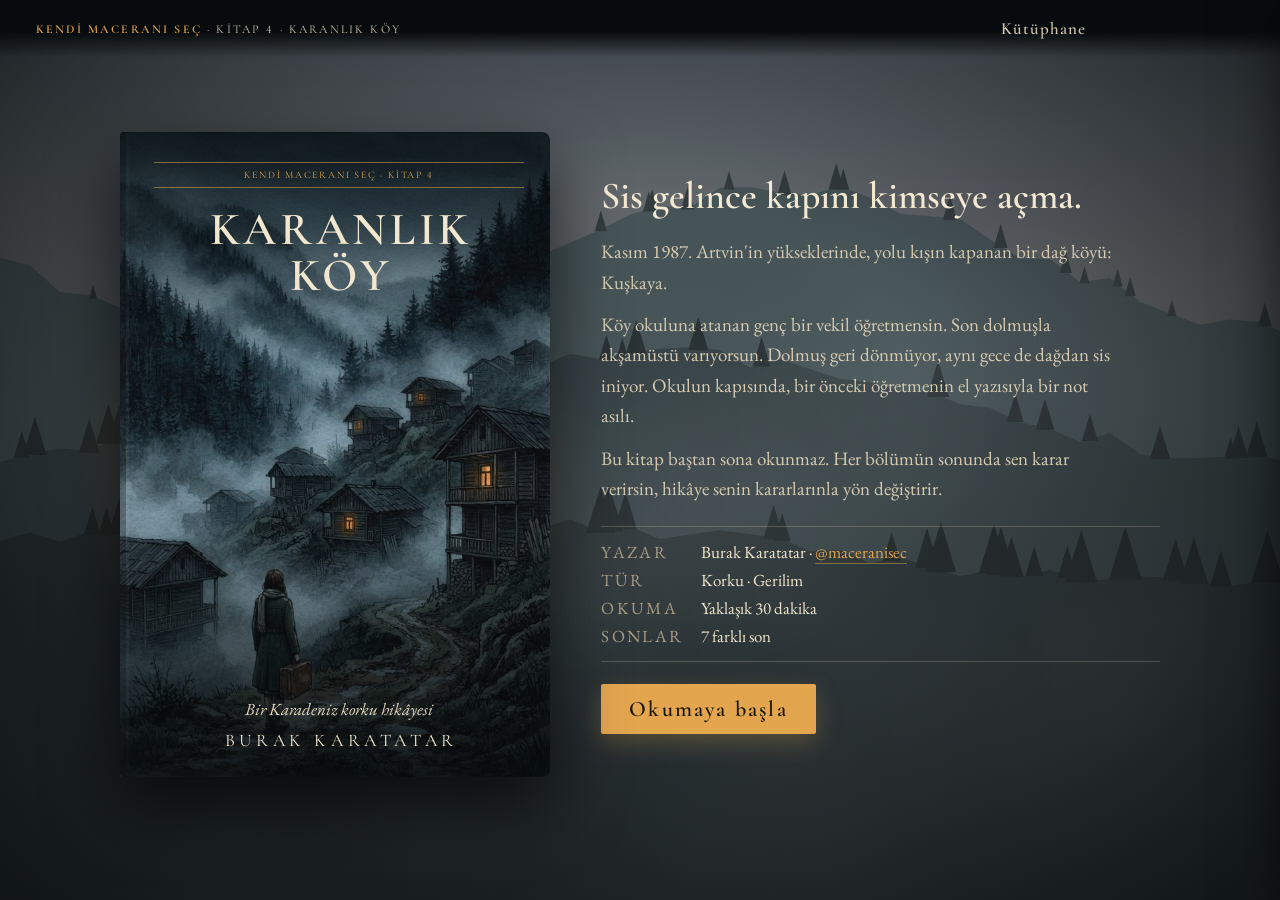
<file: kitaplar/karanlik-koy/index.html>
<!DOCTYPE html>
<html lang="tr">
<head>
<meta charset="utf-8">
<meta name="viewport" content="width=device-width, initial-scale=1">
<title>Karanlık Köy</title>
<link rel="preconnect" href="https://fonts.googleapis.com">
<link rel="preconnect" href="https://fonts.gstatic.com" crossorigin>
<link href="https://fonts.googleapis.com/css2?family=Cormorant+Garamond:ital,wght@0,500;0,600;1,500&family=EB+Garamond:ital,wght@0,400;0,500;1,400&family=Caveat:wght@500;600&display=swap" rel="stylesheet">
<script type="application/json" id="book-meta">
{
  "id": "karanlik-koy",
  "seri": "Kendi Maceranı Seç",
  "kitapNo": 4,
  "baslik": "Karanlık Köy",
  "altBaslik": "Bir Karadeniz korku hikâyesi",
  "yazar": "Burak Karatatar",
  "instagram": "https://www.instagram.com/maceranisec/",
  "instagramKullanici": "maceranisec",
  "slogan": "Sis gelince kapını kimseye açma.",
  "tur": "Korku · Gerilim",
  "okumaSuresi": "Yaklaşık 30 dakika",
  "sonSayisi": 7,
  "kapak": "img/kapak.jpg",
  "sonAnahtari": "karanlik-koy-sonlar",
  "kapakYedek": "img/koy.jpg",
  "kutuphane": "../../index.html"
}
</script>
<style>
/* Tek tema bilerek: karanlık bir oda, masada açık bir kitap, arkada fırtınalı pencere.
   Düzen: masaüstünde iki sayfalı açık kitap (solda levha ve bekçinin kaydı, sağda metin), telefonda tek sayfa. */
:root {
  --night: #0c1012;        /* oda, kitabın dışı */
  --paper: #efe6d1;        /* sayfa */
  --paper-edge: #e2d6bb;   /* sayfa kenarı, cilt gölgesi */
  --ink: #2b241d;          /* metin mürekkebi */
  --faded: #75685a;        /* soluk mürekkep, ikincil metin */
  --rubric: #8d3a26;       /* kırmızı mürekkep: § numaraları, başharfler, süslemeler */
  --lamp: #e9b34f;         /* fener ışığı, kapak vurgusu */
  --display: "Cormorant Garamond", "Iowan Old Style", Georgia, serif;
  --body: "EB Garamond", "Iowan Old Style", Georgia, serif;
  --hand: "Caveat", "Segoe Print", "Bradley Hand", cursive;
  --cloth: #3b2520;        /* cilt kumaşı */
  color-scheme: light;
}
* { box-sizing: border-box; }
html, body { height: 100%; margin: 0; }
body { background: var(--night); color: var(--ink); font-family: var(--body); overflow: hidden; }
canvas#sea { position: fixed; inset: 0; width: 100%; height: 100%; display: block; opacity: 0.42; }
.vignette { position: fixed; inset: 0; pointer-events: none; background: radial-gradient(ellipse at 50% 45%, rgba(12,16,18,0) 30%, rgba(12,16,18,0.85) 100%); }

/* üst şerit */
.top {
  background: linear-gradient(var(--night) 55%, rgba(12,16,18,0));
  position: fixed; top: 0; left: 0; right: 0; z-index: 4;
  display: flex; align-items: center; justify-content: space-between; gap: 12px; flex-wrap: wrap;
  padding: 12px clamp(16px, 3vw, 36px);
  font-family: var(--display); color: #cfc4ad;
}
.top .series { font-size: 12px; letter-spacing: 0.18em; text-transform: uppercase; }
.top .series b { color: var(--lamp); font-weight: 600; }
.top nav { display: flex; gap: 6px; align-items: center; flex-wrap: wrap; }
.link {
  font-family: var(--display); font-size: 17px; font-weight: 600; letter-spacing: 0.06em;
  background: none; border: 0; color: #cfc4ad; cursor: pointer; padding: 6px 10px; border-radius: 2px;
}
.link:hover { color: var(--lamp); }
a.link { text-decoration: none; }
.link:focus-visible, .choice:focus-visible, .btn:focus-visible { outline: 2px solid var(--lamp); outline-offset: 3px; }
.confirm { display: none; gap: 4px; align-items: center; font-style: italic; color: #cfc4ad; font-size: 16px; }
.confirm.show { display: inline-flex; }

main { position: relative; z-index: 2; height: 100%; overflow-y: auto; padding: 64px clamp(10px, 3vw, 40px) 40px; }

/* ---------- açık kitap ---------- */
.book {
  max-width: 1120px; margin: 0 auto;
  display: grid; grid-template-columns: 1fr 1fr;
  background: var(--paper);
  border-radius: 3px 6px 6px 3px;
  box-shadow: 0 30px 80px rgba(0,0,0,0.6), 0 0 0 1px rgba(0,0,0,0.25), 0 6px 0 -2px #d9ccad, 0 10px 0 -4px #cdbf9e;
  position: relative;
}
.book::before { /* cilt */
  content: ""; position: absolute; top: 0; bottom: 0; left: 50%; width: 70px; transform: translateX(-50%); pointer-events: none;
  background: linear-gradient(90deg, rgba(0,0,0,0) 0%, rgba(80,60,30,0.10) 38%, rgba(40,28,10,0.28) 50%, rgba(80,60,30,0.10) 62%, rgba(0,0,0,0) 100%);
}
.leaf {
  position: relative; padding: 46px clamp(26px, 4vw, 58px) 54px;
  background-image:
    radial-gradient(rgba(120,95,55,0.07) 1px, transparent 1px),
    radial-gradient(rgba(120,95,55,0.05) 1px, transparent 1px);
  background-size: 7px 7px, 11px 11px; background-position: 0 0, 3px 5px;
  min-height: min(760px, calc(100vh - 110px));
}
.leaf.left { border-right: 1px solid rgba(120,95,55,0.15); }
.folio { position: absolute; bottom: 20px; left: 0; right: 0; text-align: center; font-family: var(--display); font-size: 15px; color: var(--faded); letter-spacing: 0.1em; }

/* sol sayfa: levha + kayıt */
.plate { display: flex; flex-direction: column; gap: 22px; }
.act-title { text-align: center; font-family: var(--display); text-transform: uppercase; letter-spacing: 0.22em; font-size: 13.6px; color: var(--rubric); }
.act-title span { display: block; font-size: 30px; letter-spacing: 0.06em; color: var(--ink); font-variant: normal; text-transform: none; font-weight: 600; margin-top: 2px; }
.ill { margin: 0; padding: 10px; background: #f6efdf; border: 1px solid rgba(80,60,30,0.25); box-shadow: inset 0 0 0 4px var(--paper), inset 0 0 0 5px rgba(80,60,30,0.25); }
.ill img { display: block; width: 100%; aspect-ratio: 16 / 9; object-fit: cover; filter: sepia(0.18) contrast(1.02); }
.ill figcaption { text-align: center; font-style: italic; font-size: 16px; color: var(--faded); margin-top: 8px; }
.log { border-top: 1px solid rgba(80,60,30,0.3); border-bottom: 1px solid rgba(80,60,30,0.3); padding: 14px 4px; display: grid; grid-template-columns: repeat(3, 1fr); text-align: center; gap: 6px; }
.log div { font-size: 11.2px; color: var(--faded); text-transform: uppercase; letter-spacing: 0.12em; }
.log b { display: block; font-family: var(--display); font-size: 30px; color: var(--ink); font-weight: 600; letter-spacing: 0.02em; font-variant-numeric: lining-nums tabular-nums; text-transform: none; }
.margin-note { font-style: italic; font-size: 18px; line-height: 1.55; color: var(--faded); text-align: center; padding: 0 10px; text-wrap: balance; }
.fleuron { text-align: center; color: var(--rubric); font-size: 22px; letter-spacing: 0.6em; }

/* sağ sayfa: metin */
.sect { text-align: center; font-family: var(--display); color: var(--rubric); font-size: 22px; font-weight: 600; letter-spacing: 0.08em; }
.sect::before, .sect::after { content: "❧"; font-size: 16px; margin: 0 12px; position: relative; top: -2px; opacity: 0.8; }
.sect::before { display: inline-block; transform: scaleX(-1); }
.leaf h2 { font-family: var(--display); font-weight: 600; font-size: 24px; text-align: center; margin: 6px 0 4px; text-transform: uppercase; letter-spacing: 0.08em; text-wrap: balance; }
.kind { text-align: center; font-style: italic; color: var(--rubric); font-size: 17px; margin-bottom: 4px; }
.text { margin-top: 22px; }
.text p { font-size: 20px; line-height: 1.58; margin: 0 0 12px; text-align: justify; hyphens: auto; -webkit-hyphens: auto; text-indent: 1.4em; }
.text p.lead, .text p.first { text-indent: 0; }
.text p.lead::first-letter { float: left; font-family: var(--display); font-weight: 600; color: var(--rubric); font-size: 76px; line-height: 0.82; padding: 6px 8px 0 0; }
.text p.quote { font-style: italic; text-indent: 0; margin: 4px 1.6em 14px; text-align: left; color: #3d342b; }
.sub { font-family: var(--display); text-transform: uppercase; letter-spacing: 0.2em; color: var(--rubric); font-size: 13.6px; text-align: center; margin: 26px 0 10px; }
.fates { list-style: none; padding: 0; margin: 0; }
.fates li { font-size: 18px; line-height: 1.5; padding: 7px 0; border-bottom: 1px dotted rgba(80,60,30,0.35); }
.fates b { text-transform: uppercase; letter-spacing: 0.06em; font-size: 15.2px; margin-right: 6px; }
.the-end { text-align: center; font-family: var(--display); font-size: 40px; letter-spacing: 0.4em; color: var(--ink); margin: 30px 0 4px; padding-left: 0.4em; }
.missed { list-style: none; padding: 0; margin: 0; }
.missed li { font-style: italic; color: var(--faded); font-size: 17px; text-align: center; padding: 3px 0; }
.tally { text-align: center; font-style: italic; color: var(--faded); font-size: 16px; margin-top: 14px; }

/* seçenekler: oyun kitabı yönergesi */
.choices { margin-top: 26px; border-top: 1px solid rgba(80,60,30,0.3); padding-top: 14px; display: flex; flex-direction: column; }
.choice {
  display: flex; align-items: baseline; gap: 10px; width: 100%; text-align: left; cursor: pointer;
  background: none; border: 0; border-bottom: 1px dotted rgba(80,60,30,0.3); padding: 11px 4px;
  font-family: var(--body); font-size: 19px; line-height: 1.4; color: var(--ink);
}
.choice .ct { flex: 1; font-style: italic; }
.choice .cn { font-family: var(--display); font-weight: 600; font-size: 20px; color: var(--rubric); white-space: nowrap; font-variant-numeric: lining-nums; }
.choice:hover .ct { text-decoration: underline; text-decoration-color: var(--rubric); text-underline-offset: 4px; }
.choice:hover { background: rgba(141,58,38,0.05); }

/* sayfa çevirme */
@keyframes ink { from { opacity: 0.1; transform: translateX(10px); } to { opacity: 1; transform: none; } }

/* ---------- kapak ---------- */
.cover-wrap { max-width: 1040px; margin: 0 auto; display: grid; grid-template-columns: minmax(280px, 430px) 1fr; gap: clamp(24px, 4vw, 56px); align-items: center; min-height: calc(100vh - 120px); }
.cover {
  container-type: inline-size;
  position: relative; aspect-ratio: 2 / 3; border-radius: 3px 8px 8px 3px; overflow: hidden;
  background: #101619 center / cover no-repeat;
  box-shadow: 0 30px 70px rgba(0,0,0,0.7), inset 6px 0 0 rgba(0,0,0,0.25), inset 9px 0 0 rgba(255,255,255,0.05);
  color: #f1e7cf; display: flex; flex-direction: column; justify-content: space-between; padding: 30px 26px 26px 34px;
}
.cover::before { content: ""; position: absolute; inset: 0; background: linear-gradient(rgba(6,10,12,0.78) 0%, rgba(6,10,12,0.05) 38%, rgba(6,10,12,0.05) 62%, rgba(6,10,12,0.85) 100%); }
.cover > * { position: relative; }
.cover .band { font-family: var(--display); text-transform: uppercase; letter-spacing: 0.18em; font-size: clamp(9px, 2.7cqi, 12.5px); white-space: nowrap; text-align: center; color: var(--lamp); border-top: 1px solid rgba(233,179,79,0.5); border-bottom: 1px solid rgba(233,179,79,0.5); padding: 6px 0; }
.cover h1 { font-family: var(--display); font-weight: 600; font-size: clamp(44px, 19cqi, 88px); letter-spacing: 0.16em; text-align: center; margin: 18px 0 0; padding-left: 0.16em; line-height: 1; text-shadow: 0 2px 24px rgba(0,0,0,0.6); }
.cover .subt { text-align: center; font-style: italic; font-size: clamp(15px, 4.6cqi, 20px); margin-bottom: 10px; color: #e4d8bd; }
.cover .author { text-align: center; font-family: var(--display); font-size: clamp(14px, 4.8cqi, 20px); letter-spacing: 0.26em; text-transform: uppercase; padding-left: 0.26em; white-space: nowrap; }
.backcover { color: #e6dcc4; }
.backcover .slogan { font-family: var(--display); font-size: clamp(28px, 3.2vw, 38px); line-height: 1.2; font-weight: 600; color: #f3e9d2; margin: 0 0 18px; text-wrap: balance; }
.backcover p { font-size: 19px; line-height: 1.6; margin: 0 0 12px; max-width: 58ch; color: #d6cbb2; }
.colophon { display: grid; grid-template-columns: auto 1fr; gap: 6px 18px; margin: 22px 0; padding: 14px 0; border-top: 1px solid rgba(214,203,178,0.25); border-bottom: 1px solid rgba(214,203,178,0.25); font-size: 17px; }
.colophon dt { text-transform: uppercase; letter-spacing: 0.14em; color: #a99d86; }
.colophon dd { margin: 0; color: #efe5cd; }
.btn {
  font-family: var(--display); font-size: 22px; font-weight: 600; letter-spacing: 0.1em;
  background: var(--lamp); color: #1d1608; border: 0; padding: 12px 28px; border-radius: 2px; cursor: pointer;
  box-shadow: 0 8px 24px rgba(233,179,79,0.25);
}
.btn:hover { background: #f2c56a; }

/* ---------- defter ---------- */
.drawer {
  position: fixed; top: 0; right: 0; bottom: 0; z-index: 6; width: min(400px, 92vw);
  background: var(--paper); color: var(--ink); box-shadow: -20px 0 50px rgba(0,0,0,0.5);
  transform: translateX(105%); transition: transform .35s ease; padding: 28px 28px 34px; overflow-y: auto;
}
.drawer.open { transform: none; }
.drawer::before { content: ""; position: absolute; top: 0; left: 28px; width: 14px; height: 70px; background: var(--rubric); clip-path: polygon(0 0, 100% 0, 100% 100%, 50% 82%, 0 100%); }
.drawer h3 { font-family: var(--display); text-transform: uppercase; letter-spacing: 0.2em; color: var(--rubric); font-size: 14.4px; margin: 26px 0 8px; text-align: center; }
.drawer h3:first-of-type { margin-top: 54px; }
.drawer ul { list-style: none; padding: 0; margin: 0; }
.drawer li { font-size: 17px; line-height: 1.5; padding: 8px 0; border-bottom: 1px dotted rgba(80,60,30,0.35); }
.drawer .empty { color: var(--faded); font-style: italic; }
.drawer-close { position: absolute; top: 14px; right: 16px; color: var(--ink); }

.toast {
  position: fixed; left: 50%; top: 58px; z-index: 7; transform: translate(-50%, -10px);
  font-style: italic; font-size: 18px; color: var(--paper); background: rgba(43,36,29,0.94);
  padding: 9px 18px; border-radius: 2px; border-left: 3px solid var(--rubric);
  opacity: 0; transition: opacity .4s, transform .4s; pointer-events: none; max-width: 90vw; text-align: center;
}
.toast.show { opacity: 1; transform: translate(-50%, 0); }

@media (max-width: 860px) {
  .book { grid-template-columns: 1fr; }
  .book::before { display: none; }
  .leaf { min-height: 0; padding: 30px 22px 50px; }
  .leaf.left { border-right: 0; border-bottom: 1px solid rgba(120,95,55,0.2); padding-bottom: 24px; }
  .plate { position: static; gap: 14px; }
  .log b { font-size: 24px; }
  .text p { font-size: 18.5px; text-align: left; }
  .leaf.left .folio { display: none; }
  main { padding-top: 92px; }
  .top .series { font-size: 13px; }
  .cover-wrap { grid-template-columns: 1fr; justify-items: center; }
  .cover { width: min(360px, 86vw); }
  .backcover { text-align: left; }
}
@media (prefers-reduced-motion: reduce) {
  .turn .leaf.right > *, .turn .leaf.left .plate { animation: none; }
  .drawer, .toast { transition: none; }
}

/* ===== kitap havası: cilt, sayfa kalınlığı, kurdele, sayfa başlıkları ===== */
.binding {
  max-width: 1150px; margin: 6px auto 30px; position: relative;
  background: var(--cloth); border-radius: 6px; padding: 12px 14px 14px;
  background-image: repeating-linear-gradient(45deg, rgba(255,255,255,0.025) 0 2px, transparent 2px 4px), repeating-linear-gradient(-45deg, rgba(0,0,0,0.08) 0 2px, transparent 2px 4px);
  box-shadow: 0 34px 80px rgba(0,0,0,0.65), inset 0 0 0 1px rgba(255,255,255,0.06), inset 0 0 30px rgba(0,0,0,0.5);
}
.binding .book { box-shadow: 0 2px 6px rgba(0,0,0,0.35); border-radius: 2px; perspective: 2400px; }
.edges { position: absolute; top: 16px; bottom: 18px; z-index: 0; border-radius: 2px;
  background: repeating-linear-gradient(90deg, #efe6d1 0 1px, #cfc1a0 1px 2px); }
.edges.l { right: calc(100% - 14px); }
.edges.r { left: calc(100% - 14px); }
.ribbon { position: absolute; z-index: 3; top: -6px; left: calc(50% + 14px); width: 11px; height: calc(100% + 46px); pointer-events: none;
  background: linear-gradient(90deg, #6f2a1b, #9b4430 45%, #7a2f1f); clip-path: polygon(0 0, 100% 0, 100% 100%, 50% calc(100% - 12px), 0 100%);
  box-shadow: 2px 0 4px rgba(0,0,0,0.3); opacity: 0.95; }
.leaf { background-color: var(--paper); }
.leaf.left { background-image:
    linear-gradient(90deg, rgba(90,65,30,0.10) 0%, rgba(90,65,30,0) 7%, rgba(90,65,30,0) 84%, rgba(70,50,20,0.16) 100%),
    radial-gradient(rgba(120,95,55,0.07) 1px, transparent 1px), radial-gradient(rgba(120,95,55,0.05) 1px, transparent 1px); }
.leaf.right { background-image:
    linear-gradient(90deg, rgba(70,50,20,0.16) 0%, rgba(90,65,30,0) 16%, rgba(90,65,30,0) 93%, rgba(90,65,30,0.10) 100%),
    radial-gradient(rgba(120,95,55,0.07) 1px, transparent 1px), radial-gradient(rgba(120,95,55,0.05) 1px, transparent 1px); }
.leaf { background-size: auto, 7px 7px, 11px 11px; background-position: 0 0, 0 0, 3px 5px; }
.runhead { position: absolute; top: 20px; left: 0; right: 0; text-align: center; font-family: var(--display); text-transform: uppercase; letter-spacing: 0.26em; font-size: 11.2px; color: var(--faded); }
.folio { bottom: 20px; text-align: left; padding: 0 clamp(26px, 4vw, 58px); font-variant-numeric: oldstyle-nums; font-size: 16px; }
.leaf.right .folio { text-align: right; }

/* bekçinin defteri: el yazısı kayıt */
.ledger { background: #f6eedb; border: 1px solid rgba(80,60,30,0.25); padding: 12px 16px 14px; transform: rotate(-0.6deg);
  background-image: repeating-linear-gradient(transparent 0 29px, rgba(70,90,120,0.22) 29px 30px); box-shadow: 0 2px 6px rgba(60,40,10,0.12); }
.ledger .lh { font-family: var(--display); text-transform: uppercase; letter-spacing: 0.2em; font-size: 10.4px; color: var(--rubric); }
.ledger .lv { font-family: var(--hand); font-size: 25px; line-height: 30px; color: #263a5a; }
.margin-note.hand { font-family: var(--hand); font-style: normal; font-size: 24px; line-height: 1.25; color: #263a5a; transform: rotate(-1.2deg); }
.margin-note .lbl { display: block; font-family: var(--body); font-style: italic; font-size: 16px; color: var(--faded); margin-bottom: 6px; }

/* seçenekler: içindekiler gibi noktalı çizgi */
.choice { border-bottom: 0; padding: 9px 2px; gap: 8px; }
.choice .ct { flex: 0 1 auto; }
.choice .lead-dots { flex: 1 1 24px; border-bottom: 2px dotted rgba(80,60,30,0.45); transform: translateY(-5px); min-width: 24px; }
.choice .cn::before { content: "§ "; font-size: 15px; }
.choices { border-top: 0; }
.choices::before { content: "❦"; display: block; text-align: center; color: var(--rubric); font-size: 20px; margin-bottom: 6px; }

/* sayfa çevirme */
.flip { position: absolute; top: 0; bottom: 0; left: 50%; width: 50%; z-index: 5; transform-origin: left center; transform-style: preserve-3d; pointer-events: none; animation: flip .85s cubic-bezier(.45,.05,.3,1) forwards; }
.flip .face { position: absolute; inset: 0; overflow: hidden; backface-visibility: hidden; -webkit-backface-visibility: hidden; }
.flip .face.back { transform: rotateY(180deg); }
.flip .face::after { content: ""; position: absolute; inset: 0; pointer-events: none; animation: shade .85s ease forwards; }
@keyframes flip { from { transform: rotateY(0deg); } to { transform: rotateY(-180deg); } }
@keyframes shade { 0% { background: rgba(40,28,10,0); } 50% { background: rgba(40,28,10,0.28); } 100% { background: rgba(40,28,10,0); } }
.hide-under { visibility: hidden; }
.lift { position: absolute; inset: 0; z-index: 5; transform-origin: left center; pointer-events: none; animation: lift .6s ease-in forwards; background: var(--paper); overflow: hidden; }
@keyframes lift { 0% { transform: perspective(1400px) rotateY(0); opacity: 1; box-shadow: 0 0 0 rgba(0,0,0,0); } 75% { opacity: 1; box-shadow: 20px 0 40px rgba(0,0,0,0.35); } 100% { transform: perspective(1400px) rotateY(-100deg); opacity: 0; } }

@media (max-width: 860px) {
  .binding { padding: 8px 8px 10px; }
  .edges, .ribbon { display: none; }
  .ledger .lv { font-size: 22px; }
  .runhead { top: 12px; }
}
@media (prefers-reduced-motion: reduce) { .flip, .lift { display: none; } }

/* ===== karar kartları ===== */
.choices { margin-top: 30px; gap: 12px; }
.choices::before { content: none; }
.decide { display: flex; align-items: center; gap: 14px; margin-bottom: 4px; font-family: var(--display); text-transform: uppercase; letter-spacing: 0.2em; font-size: 13.6px; color: var(--rubric); }
.decide::before, .decide::after { content: ""; flex: 1; height: 1px; background: linear-gradient(90deg, transparent, rgba(141,58,38,0.5)); }
.decide::after { background: linear-gradient(90deg, rgba(141,58,38,0.5), transparent); }
.choice {
  display: grid; grid-template-columns: 52px 1fr auto; align-items: center; gap: 14px;
  padding: 12px 16px 12px 12px; border: 1px solid rgba(80,60,30,0.22); border-radius: 3px;
  background: #f7f0de; box-shadow: inset 0 0 0 3px #f7f0de, inset 0 0 0 4px rgba(80,60,30,0.12), 0 1px 2px rgba(60,40,10,0.08);
  transition: transform .18s ease, box-shadow .18s ease, border-color .18s ease;
}
.choice:hover { background: #f9f3e4; border-color: rgba(141,58,38,0.55); transform: translateY(-2px);
  box-shadow: inset 0 0 0 3px #f9f3e4, inset 0 0 0 4px rgba(141,58,38,0.25), 0 8px 18px rgba(60,40,10,0.14); }
.choice .ct { font-style: normal; font-size: 19px; line-height: 1.35; }
.choice:hover .ct { text-decoration: none; }
.choice .lead-dots { display: none; }
.choice .seal {
  width: 46px; height: 46px; border-radius: 50%; display: grid; place-items: center;
  background: radial-gradient(circle at 35% 30%, #b45a40, #8d3a26 55%, #6e2a1a);
  box-shadow: inset 0 0 0 3px rgba(255,235,210,0.18), inset 0 -3px 6px rgba(0,0,0,0.25), 0 2px 3px rgba(60,20,10,0.3);
  color: #f6e9d0; font-family: var(--display); font-weight: 600; font-size: 19px; font-variant-numeric: lining-nums; letter-spacing: 0.02em;
}
.choice .seal.blank { background: radial-gradient(circle at 35% 30%, #a99a80, #85765e 60%, #6b5e49); font-size: 20px; }
.choice .go { font-style: italic; font-size: 15px; color: var(--rubric); opacity: 0; transform: translateX(-6px); transition: opacity .18s, transform .18s; white-space: nowrap; }
.choice:hover .go, .choice:focus-visible .go { opacity: 1; transform: none; }
@media (max-width: 860px) {
  .choice { grid-template-columns: 44px 1fr; padding: 11px 12px 11px 10px; }
  .choice .seal { width: 40px; height: 40px; font-size: 17px; }
  .choice .go { display: none; }
}
@media (prefers-reduced-motion: reduce) { .choice, .choice .go { transition: none; } .choice:hover { transform: none; } }

/* yumuşatılmış kararlar: durağanken basılı satır, üstüne gelince kart */
.choices { gap: 0; }
.choice {
  background: transparent; border: 0; border-radius: 3px; box-shadow: none;
  border-bottom: 1px solid rgba(80,60,30,0.18); padding: 12px 14px 12px 6px;
}
.choice:last-child { border-bottom: 0; }
.choice { grid-template-columns: 52px 1fr; }
.choice .go { display: none; }
.choice .seal { width: 42px; height: 42px; font-size: 18px; box-shadow: inset 0 0 0 2px rgba(255,235,210,0.16), 0 1px 2px rgba(60,20,10,0.25); transition: transform .18s ease; }
.choice:hover, .choice:focus-visible {
  background: #f7f0de; border-bottom-color: transparent; transform: translateY(-1px);
  box-shadow: 0 0 0 1px rgba(141,58,38,0.35), 0 6px 16px rgba(60,40,10,0.12);
}
.choice:hover .seal { transform: rotate(-8deg) scale(1.05); }
@media (hover: none) {
  .choice { padding-top: 13px; padding-bottom: 13px; }
  .choice:active { background: #f7f0de; box-shadow: 0 0 0 1px rgba(141,58,38,0.35); }
}
@media (prefers-reduced-motion: reduce) { .choice .seal { transition: none; } .choice:hover .seal { transform: none; } }

.ig { color: var(--lamp); text-decoration: none; border-bottom: 1px solid rgba(233,179,79,0.45); }
.ig:hover { color: #f2c56a; border-bottom-color: #f2c56a; }
.leaf .ig { color: var(--rubric); border-bottom-color: rgba(141,58,38,0.4); }

/* Cormorant'ın eski stil "1" rakamı "ı" gibi görünüyor: başlıklarda düz rakam */
body, .sect, .cover .band, .top .series, .choice .seal, h1, h2 { font-variant-numeric: lining-nums; }

/* Karanlık Köy: is kırmızısı mürekkep, ıslak ladin yeşili cilt, gaz lambası amberi, soğuk kâğıt */
:root {
  --night: #080b0d;
  --rubric: #7c2b26;
  --cloth: #172024;
  --lamp: #e3a64f;
  --paper: #ebe6da; --paper-edge: #d6cfbf;
}
canvas#sea { opacity: 0.9; }
.ribbon { background: linear-gradient(90deg, #5a1d19, #7c2b26 45%, #61211c); }
.choice .seal { background: radial-gradient(circle at 35% 30%, #a8443b, #7c2b26 55%, #4f1a16); }
.drawer::before { background: var(--rubric); }
.leaf .ig { color: var(--rubric); }
p.quote { font-style: italic; }
.cover h1 { font-size: clamp(32px, 12.5cqi, 60px); letter-spacing: 0.08em; padding-left: 0.08em; }


/* ---------- canlılık: görsel yavaşça yaklaşır, seçenekler sırayla gelir, kapak süzülür ---------- */
.ill .kb { overflow: hidden; }
.ill .kb img { animation: kb 20s ease-in-out infinite alternate; transform-origin: 50% 45%; }
@keyframes kb { from { transform: scale(1.02); } to { transform: scale(1.14) translate(-1.5%, -1%); } }
.choices .choice { animation: cin .55s cubic-bezier(.2,.8,.2,1) both; }
.choices .choice:nth-child(1) { animation-delay: .35s; } .choices .choice:nth-child(2) { animation-delay: .45s; }
.choices .choice:nth-child(3) { animation-delay: .55s; } .choices .choice:nth-child(4) { animation-delay: .65s; }
.choices .choice:nth-child(5) { animation-delay: .75s; } .choices .choice:nth-child(6) { animation-delay: .85s; }
@keyframes cin { from { opacity: 0; transform: translateY(10px); } to { opacity: 1; transform: none; } }
.cover { animation: coverfloat 7s ease-in-out infinite; }
@keyframes coverfloat { 0%, 100% { transform: translateY(0) rotate(-0.4deg); } 50% { transform: translateY(-8px) rotate(0.4deg); } }
.cover-wrap { position: relative; }
.cover-wrap::before { content: ""; position: absolute; left: 0; top: 50%; width: min(520px, 90vw); aspect-ratio: 1; transform: translate(-10%, -50%); pointer-events: none; z-index: -1;
  background: radial-gradient(closest-side, color-mix(in srgb, var(--lamp) 32%, transparent), transparent); animation: glow 6s ease-in-out infinite; }
@keyframes glow { 0%, 100% { opacity: 0.6; } 50% { opacity: 1; } }
.the-end { animation: endin 1.4s .2s cubic-bezier(.2,.8,.2,1) both; }
@keyframes endin { from { opacity: 0; letter-spacing: 0.9em; } to { opacity: 1; } }
@media (prefers-reduced-motion: reduce) { .ill .kb img, .choices .choice, .cover, .cover-wrap::before, .the-end { animation: none; } }
</style>
<link rel="icon" href="../../favicon.svg" type="image/svg+xml">
<link rel="icon" href="../../favicon-32.png" sizes="32x32" type="image/png">
<link rel="apple-touch-icon" href="../../apple-touch-icon.png">
</head>
<body>
<canvas id="sea" aria-hidden="true"></canvas>
<div class="vignette" aria-hidden="true"></div>

<header class="top">
  <div class="series"><b>Kendi Maceranı Seç</b> · Kitap 4 · Karanlık Köy</div>
  <nav>
    <a class="link" id="lnk-lib" href="#" hidden>Kütüphane</a>
    <button class="link" id="btn-book" type="button">Defter <span id="note-count"></span></button>
    <button class="link" id="btn-cover" type="button">Kapak</button>
    <span class="confirm" id="confirm">Okuma baştan başlar. Emin misin?
      <button class="link" id="btn-yes" type="button">Evet</button>
      <button class="link" id="btn-no" type="button">Hayır</button>
    </span>
  </nav>
</header>

<main id="main"><div id="view"></div></main>

<aside class="drawer" id="drawer" aria-label="Bekçinin defteri">
  <button class="link drawer-close" id="btn-close" type="button">Kapat</button>
  <h3>Ceplerin</h3>
  <ul id="items"></ul>
  <h3>Gözlemlerin</h3>
  <ul id="notes"></ul>
  <h3>Bulduğun sonlar</h3>
  <ul id="endings"></ul>
</aside>

<div class="toast" id="toast" role="status"></div>

<script>
const ENDINGS = [
  { id: "safak",    title: "Şafak" },
  { id: "sis",      title: "Sisin İçinde" },
  { id: "bekci",    title: "Yeni Bekçi" },
  { id: "dolmus",   title: "Son Dolmuş" },
  { id: "degirmen", title: "Değirmen Yanıyor" },
  { id: "muhtar",   title: "Muhtarın Sırrı" },
  { id: "kapi",     title: "Kapıyı Açtın" }
];

const IMG = {
  dolmus: "img/dolmus.jpg", koy: "img/koy.jpg", selim: "img/selim.jpg", okul: "img/okul.jpg",
  defter: "img/defter.jpg", nazife: "img/nazife.jpg", kapi: "img/kapi.jpg",
  yol: "img/yol.jpg", kahve: "img/kahve.jpg", ocak: "img/ocak.jpg", degirmen: "img/degirmen.jpg",
  icerisi: "img/icerisi.jpg", buz: "img/buz.jpg", safak: "img/safak.jpg"
};

function flag(s, k) { s.f[k] = true; }
function has(s, k) { return !!s.f[k]; }
function rel(s, who, d, msg) { s.r[who] = (s.r[who] || 0) + d; if (msg) toast(msg); }
function note(s, t) { if (!s.notes.includes(t)) s.notes.push(t); }

const S = {
  /* ================= 1. PERDE: SİS ================= */
  k1: {
    act: 1, time: "16:20", sis: 0.05, isi: 6, img: "dolmus", imgLabel: "Son dolmuş",
    title: "Dolmuş",
    text: () => [
      "Dolmuş köye iki kilometre kala duruyor. Şoför Hasan, yol boyunca tek kelime etmemiş yaşlı adam, motoru kapatmadan sana dönüyor: \"Buradan sonrasını yürüyeceksin, hocam. Sis inmeden dönmem lazım.\"",
      "Çantanı uzatırken bir an duraksıyor. \"Geçen kış da bir öğretmen getirmiştim buraya.\" Başka bir şey söylemiyor.",
      "İlçede sana yalnızca bir şey anlatmışlardı: Kuşkaya'nın önceki öğretmeni Gülsüm Hanım, geçen kış görevini bırakıp şehre dönmüş. Bir dilekçe bile bırakmadan. \"Dağ herkese göre değil,\" demişti müdür, sanki bir şaka yapıyormuş gibi.",
      "Yolun ilerisinde, virajın arkasında, yamaçtan aşağı ağır ağır beyaz bir şey iniyor. Bulut değil. Bulutlar bu kadar alçaktan gitmez."
    ],
    choices: [
      { t: "Şoföre sor: «Onu neden geri götürmedin?»", to: "k2", fx: (s) => { s.via = "sor"; flag(s, "SOFOR_SORDU"); } },
      { t: "Sorma. Çantanı al, yürümeye başla", to: "k2", fx: (s) => { s.via = "yuru"; } }
    ]
  },

  k2: {
    act: 1, time: "16:50", sis: 0.15, isi: 5, img: "koy", imgLabel: "Kuşkaya",
    title: "Kuşkaya",
    text: (s) => {
      const p = [];
      if (s.via === "sor") p.push("Şoför sana uzun uzun bakmıştı. \"Götürecektim,\" dedi sonunda. \"Muhtar 'o kalıyor' dedi. Ben de sormadım.\" Sonra dolmuşu geri vitese takıp sisin önünden kaçar gibi gitti.");
      else p.push("Dolmuş geri geri giderek virajda kayboluyor. Motorun sesi uzun süre vadide yankılanıyor, sonra o da kesiliyor.");
      p.push("Kuşkaya'ya vardığında saat daha beş bile değil, ama bütün kapılar kapalı. Yamaca dizilmiş ahşap evlerin her penceresinde bir gaz lambası yanıyor, hepsi aynı anda yakılmış gibi. Aşağıda, derenin kıyısında eski bir taş değirmen duruyor. Çarkı dönmüyor.");
      p.push("Bir evin dantel perdesi kıpırdıyor. Küçük bir yüz görünüyor, seni süzüyor, sonra kayboluyor.");
      p.push("Meydandaki tek ışık kahvehaneden geliyor. Birisi kepenkleri aceleyle indiriyor.");
      return p;
    },
    choices: [
      { t: "Perdenin arkasındaki çocuğa el salla", to: "k2b", fx: (s) => { flag(s, "SELIM_EL"); rel(s, "selim", 1, "Perdedeki çocuk seni gördü."); } },
      { t: "Kepenkler inmeden kahvehaneye yetiş", to: "k3" },
      { t: "Kimseyle uğraşma, doğruca okula git", to: "k4" }
    ]
  },

  k2b: {
    act: 1, time: "16:55", sis: 0.18, isi: 5, img: "selim", imgLabel: "Perdedeki çocuk",
    title: "Buğulu cam",
    text: () => [
      "Elini kaldırıp sallıyorsun. Perde bir süre kıpırdamıyor. Sonra yavaşça aralanıyor.",
      "Yedi sekiz yaşlarında bir oğlan. Saçları kısacık kesilmiş, yanakları soğuktan kızarmış. Karşılık vermiyor. Cama hohluyor, buğulanan camın üstüne işaret parmağıyla bir şey yazıyor.",
      "Harfler senin tarafından tersten görünüyor, ama okumak zor değil:",
      { q: "AÇMA" },
      "Yazı bir çocuğa göre fazla düzgün. Kıvrık, dikkatli harfler. Bir öğretmenin tahtaya yazdığı gibi.",
      "Oğlanın arkasında bir kadın beliriyor. Çocuğu omzundan çekip perdeyi kapatıyor. Kapatmadan önce bir an sana bakıyor. Gözlerinde kızgınlık yok. Korku var.",
      "Cam yeniden buğulanırken yazının altında, bir anlığına, ikinci bir satır beliriyor. Sen okuyamadan o da siliniyor."
    ],
    choices: [
      { t: "Evin kapısını çal", to: "k4", fx: (s) => { flag(s, "SELIM_KAPI"); s.via = "selimkapi"; } },
      { t: "Kepenkler inmeden kahvehaneye yetiş", to: "k3" },
      { t: "Oyalanma, okula git", to: "k4" }
    ]
  },

  k3: {
    act: 1, time: "17:05", sis: 0.2, isi: 5,
    title: "Kahvehane",
    enter: (s) => { flag(s, "KAHVE"); flag(s, "MUHTAR"); },
    text: (s) => [
      "Kepengin altından eğilerek içeri giriyorsun. İçerisi sobanın sıcağı ve demlenmiş çay kokuyor. Kahveci Emin, iri ve sessiz bir adam, seni görünce elindeki bezi bırakıyor. Masalardan birinde temiz paltolu, kır bıyıklı bir adam oturuyor.",
      "\"Hoş geldin, hocam,\" diyor o adam, ayağa kalkıp elini uzatarak. \"Muhtar Refik. Seni yarın bekliyorduk, ama olsun.\" Sesi yumuşak, gülümsemesi yerinde. Cebinden bir anahtar çıkarıp avucuna bırakıyor. \"Okulun anahtarı. Lojman üst katta. Bu gece dışarı çıkma, dağda hayvan var.\"",
      "Tezgâhın üstünde siyah, eski bir telefon duruyor. Köydeki tek telefon. Emin senin baktığını görünce kısaca: \"Arızalı,\" diyor. Sen sormadan."
    ],
    choices: [
      { t: "Telefonu yine de dene", to: "k4", fx: (s) => { flag(s, "TEL"); s.via = "tel"; } },
      { t: "Muhtara sor: «Gülsüm Hanım neden gitti?»", to: "k4", fx: (s) => { flag(s, "GULSUM_SORDU"); s.via = "gulsum"; rel(s, "muhtar", -1); } },
      { t: "Anahtarı al, teşekkür et, çık", to: "k4", fx: (s) => { s.via = "cik"; rel(s, "muhtar", 1); } }
    ]
  },

  k4: {
    act: 1, time: "17:40", sis: 0.3, isi: 4, img: "okul", imgLabel: "Köy okulu",
    title: "Okul",
    enter: (s) => { if (!has(s, "KAHVE")) { flag(s, "YEDEK"); toast("Okulun yedek anahtarı artık sende."); } },
    text: (s) => {
      const p = [];
      if (s.via === "selimkapi") p.push("Kapıyı çaldın. İçeriden ses gelmedi. Sonra kapının hemen arkasından, fısıltıyla, bir kadın konuştu: \"Git, hocam. Beşten sonra bu köyde kapı açılmaz. Kimseye.\" Bir sürgünün daha çekildiğini duydun.");
      if (s.via === "selimkapi") p.push("Kapının önünde bir süre daha bekledin. Perdenin arkasındaki lamba kısıldı ama sönmedi. Sonunda eve sırtını dönüp yamacı tırmanmaya başladın. Sis yukarıdan, okulun olduğu yerden iniyordu.");
      if (s.via === "tel") p.push("Ahizeyi kaldırdığında Emin itiraz etmemişti. Hat ölü değildi. Ne çevir sesi vardı ne cızırtı, ama biri dinliyordu. Nefesini duydun. Ahizeyi yerine koyduğunda Emin'le muhtar birbirine bakmıştı.");
      if (s.via === "gulsum") p.push("Muhtarın gülümsemesi bir an bile bozulmamıştı. \"Dağ herkese göre değil,\" demişti, ilçedeki müdürle aynı kelimelerle. \"Gitti. Şehre.\"" + (has(s, "SOFOR_SORDU") ? " Şoförün söyledikleri aklına geliyor: \"Muhtar 'o kalıyor' dedi.\" İkisinden biri yalan söylüyor." : ""));
      if (!has(s, "KAHVE") && s.via !== "selimkapi") p.push("Meydanı geçip yamacı tırmanıyorsun. Arkanda kahvehanenin kepengi sonuna kadar iniyor. Sis yukarıdan, okulun olduğu yerden iniyor.");
      if (has(s, "KAHVE")) p.push("Kahvehaneden çıktığında kepenk arkandan hemen indi. Meydanda bir sen kaldın. Yamacı tırmanırken sis evlerin çatılarını birer birer yutuyordu.");
      p.push("Okul, köyün en üstünde, yamaca sırtını vermiş iki katlı taş bir bina. Kapıda raptiyeyle tutturulmuş, yağmurdan sararmış bir kâğıt var. El yazısı düzgün, öğretmen yazısı:");
      p.push({ q: "Sis gelince kapını kimseye açma. Seni adınla çağırsa bile." });
      p.push(has(s, "KAHVE") ? "Anahtarı kilide sokuyorsun ama gerek yokmuş. Kapı zaten açık." : "Anahtarın yok; ilçede «köyde muhtardan alırsın» demişlerdi. Yine de kapının kolunu çeviriyorsun. Kilitli değil. Kilidin iç tarafında, bir ipe bağlı anahtar sallanıyor: okulun yedek anahtarı. Biri kapıyı senden önce açıp öyle bırakmış. Anahtarı cebine koyuyorsun.");
      p.push("Tek odalı sınıf buz gibi. Öğretmen masasındaki gaz lambasını yakıyorsun. Işık sıraların üstünden kara tahtaya uzanıyor ve orada duruyor.");
      p.push("Tahtada, tebeşirle, düzgün bir el yazısıyla bir tarih yazılı: bugünün tarihi. Altında bir imza: Gülsüm.");
      if (has(s, "SELIM_EL")) p.push("Harflere bakarken buğulu camdaki yazı gözünün önüne geliyor. Aynı kıvrık A. Aynı dikkatli el.");
      return p;
    },
    choices: [
      { t: "Öğretmen masasının çekmecelerini karıştır", to: "k5", fx: (s) => { s.via = "cekmece"; } },
      { t: "Tahtayı hemen sil", to: "k5", fx: (s) => { flag(s, "TAHTA_SILDI"); s.via = "sil"; } },
      { t: "Lojmana çık, kapıyı arkandan sürgüle", to: "k6", fx: (s) => { s.via = "lojman"; } }
    ]
  },

  k5: {
    act: 1, time: "18:10", sis: 0.4, isi: 3, img: "defter", imgLabel: "Gülsüm'ün defteri",
    title: "Defter",
    enter: (s) => { flag(s, "DEFTER_OKUDU"); },
    text: (s) => {
      const p = [];
      if (s.via === "sil") p.push("Süngeri ıslatıp tahtayı siliyorsun. Tebeşir kolay çıkıyor, ama imzanın olduğu yer silindikten sonra da hafifçe seçiliyor, tahtaya kazınmış gibi. Masanın çekmecesini açtığında aradığın şeyi değil, başka bir şeyi buluyorsun.");
      p.push("Çekmecenin en dibinde, bir yoklama defterinin altında, kahverengi kaplı bir defter. İlk sayfada: «Gülsüm Aydın, Kuşkaya İlkokulu.» Sayfaların arasında kurutulmuş bir yayla çiçeği.");
      p.push("Önce ders notları, öğrenci adları, bir yemek tarifi. Sonra, kasım ortasından itibaren yazı değişiyor. Satırlar sıklaşıyor.");
      p.push({ q: "Sis indiğinde köyden biri eksiliyor. Muhtar \"hayvan\" diyor. Nazife Nine \"Zemheri geldi\" diyor. Selim ise, en küçükleri, hep perdenin arkasından bakan çocuk, \"değirmendeki adam\" diyor. Kimse ona inanmıyor." });
      p.push({ q: "Dün gece kapıma geldi. Üç kez çaldı. Adımı biliyordu. Annemin sesiyle çağırdı." });
      p.push("Ondan sonraki sayfalar boş. Sonuncusu hariç. Son sayfada, aynı düzgün yazıyla, mürekkebi hâlâ parlak tek bir satır:");
      p.push({ q: "Yeni öğretmen geldi. Ona söyleyin: kapıyı açmasın." });
      return p;
    },
    choices: [
      { t: "Defteri cebine koy", to: "k6", fx: (s) => { flag(s, "DEFTER"); note(s, "Gülsüm'ün defteri: «Selim, değirmendeki adam diyor. Kimse ona inanmıyor.»"); } },
      { t: "Defteri bulduğun yere geri koy", to: "k6", fx: (s) => { note(s, "Gülsüm'ün defterinde son satır, mürekkebi taze: «Yeni öğretmen geldi. Ona söyleyin: kapıyı açmasın.»"); } }
    ]
  },

  k6: {
    act: 1, time: "18:40", sis: 0.55, isi: 2, img: "nazife", imgLabel: "Kapıdaki kadın",
    title: "Lamba",
    text: (s) => {
      const p = [];
      if (s.via === "lojman") p.push("Lojman, sınıfın üstünde, tek göz bir oda: bir soba, bir yatak, bir masa. Sürgüyü çekip sobayı yakıyorsun. Pencereden köy görünüyor; lambalar sisin içinde birer birer bulanıklaşıyor.");
      else p.push("Lojmana çıkıp sobayı yakıyorsun. Pencereden köy görünüyor; lambalar sisin içinde birer birer bulanıklaşıyor." + (has(s, "DEFTER") ? " Defter cebinde, bir taş kadar ağır." : ""));
      p.push("Kapıya vuruluyor. Bir kez. Sonra bir ses: \"Hoca! Benim, aç. Daha sis inmedi.\"");
      p.push("Kapıyı aralıyorsun. Eşikte, elinde gaz lambasıyla, siyah yazmalı yaşlı bir kadın duruyor. Yüzü kırış kırış, gözleri hem sert hem yumuşak. \"Nazife derler bana,\" diyor. \"Herkes Nazife Nine der.\"");
      p.push("Önlüğünün cebinden bir avuç iri tuz çıkarıyor. \"Zemheri geldi, hoca. Kırk gün sürer. Sis inince Karakoncolos dolaşır. Kapıları çalar, içeridekini adıyla çağırır. Açan gider. Bu yüzden akşam beşte herkes kapısını kapar, sabaha kadar lambasını söndürmez.\"");
      p.push("Bir an susuyor, sonra sesini alçaltıyor: \"Gülsüm de böyle bir gece kapıyı açtı. Dönüş günü Hasan dolmuşla onu almaya geldi. Gülsüm dolmuşa gelmedi. Muhtar «şehre gitti» der. Sen ona inanma.\"");
      return p;
    },
    choices: [
      { t: "Onu içeri al, sorularını sor", to: "k7", fx: (s) => { flag(s, "NAZIFE_ICERI"); rel(s, "nazife", 1, "Nazife Nine, ona kapını açtığını unutmayacak."); } },
      { t: "Defteri ona göster", to: "k7", if: (s) => has(s, "DEFTER"), fx: (s) => { flag(s, "NAZIFE_DEFTER"); rel(s, "nazife", 2, "Nazife Nine'nin yüzündeki renk çekildi."); } },
      { t: "Tuzu al, kapıyı kapat", to: "k7", fx: (s) => { flag(s, "TUZ"); } }
    ]
  },

  k7: {
    act: 1, time: "19:40", sis: 0.85, isi: 0, img: "kapi", imgLabel: "Kapının ardı",
    title: "Üç vuruş",
    text: (s) => {
      const p = [];
      if (has(s, "NAZIFE_ICERI")) p.push("Nazife Nine sobanın başında bir çay içimi kadar oturmuştu. Gülsüm'ü anlatırken sesi titremişti: \"Selim'e, köyün en küçüğüne, ders verirdi akşamları. Yazısını o çocuğa öğretti. Çocuk onun yazısıyla yazar şimdi.\" Sonra lambasını alıp çıkmıştı. Kapıda dönüp eşiğe bir avuç tuz dökmüştü. \"Bu çizgiyi bozma.\"");
      if (has(s, "NAZIFE_DEFTER")) p.push("Nazife Nine defterin son sayfasına bakınca dudakları kıpırdamıştı. \"Bu mürekkep dünün,\" demişti. \"Bu yazı...\" Cümlesini bitirmemişti. Defteri sana geri verip eşiğe bir avuç tuz dökmüş, sisin içine yürümüştü.");
      if (has(s, "TUZ") && !has(s, "NAZIFE_ICERI") && !has(s, "NAZIFE_DEFTER")) p.push("Nazife Nine'nin tuzunu eşiğe döktün, kapıyı kapattın. Ayak sesleri sisin içinde çabucak kayboldu.");
      p.push("Sis artık pencereye yapışmış. Köyün lambaları görünmüyor; yalnızca kendi lambanın ışığı camda titriyor. Dışarıdan hiçbir ses gelmiyor. Ne rüzgâr, ne köpek. Dağ nefesini tutmuş gibi.");
      p.push("Sonra kapıya vuruluyor. Üç kez. Sakin, aralıklı.");
      p.push("Bir ses. Tanıdık. Bütün çocukluğunu bildiğin bir ses: \"Kuzum? Benim, annen. Aç kapıyı, üşüdüm.\"");
      p.push("Annen sekiz yüz kilometre ötede. Bunu biliyorsun. Ama ses, onun sesi.");
      return p;
    },
    choices: [
      { t: "Kapıyı aç", to: "e_kapi" },
      { t: "Lambayı kıs, kapının arkasında nefesini tut", to: "act1_end", fx: (s) => { s.kapi = "sessiz"; } },
      { t: "Pencereden sisin içine bak", to: "act1_end", fx: (s) => { s.kapi = "pencere"; } },
      { t: "Eşikteki tuza güven, ses çıkarma", to: "act1_end", if: (s) => has(s, "TUZ") || has(s, "NAZIFE_ICERI") || has(s, "NAZIFE_DEFTER"), fx: (s) => { s.kapi = "tuz"; } }
    ]
  },

  act1_end: {
    act: 1, time: "20:30", sis: 0.9, isi: -1, sonen: 1,
    actEnd: true, next: { t: "2. Perde'ye geç", to: "z1" },
    title: "Zemheri",
    text: (s) => {
      const p = [];
      if (s.kapi === "sessiz") p.push("Lambanın fitilini indiriyorsun. Oda karanlığa gömülüyor. Kapının öbür tarafındaki ses bir süre daha çağırıyor, sonra susuyor. Ama gitmiyor. Tahtanın gıcırtısından, birinin eşikte, kapıya yaslanmış durduğunu biliyorsun.");
      if (s.kapi === "pencere") p.push("Pencerenin buğusunu silip dışarı bakıyorsun. Sis bembeyaz bir duvar. Sonra içinde bir şey kıpırdıyor: uzun, insandan uzun, ince bir gölge, kapının önünden geri geri çekiliyor. Başı sana doğru dönüyor. Yüzü yok. Ya da sis o kadar kalın.");
      if (s.kapi === "tuz") p.push("Kapının dibinde, eşikteki tuz çizgisinin üstünde, sis duruyor. İçeri girmiyor. Sanki bir cam varmış gibi kıvrılıp geri çekiliyor. Kapının öbür tarafındaki ses bir kez daha çağırıyor, sonra susuyor.");
      p.push("Uzun bir sessizlik. Sonra köyün aşağısından, değirmenin oradan, bir kapı çarpıyor. Ardından sisin içinde, karşı yamaçtaki evlerden birinin lambası sönüyor.");
      p.push("Kapıya yeniden vuruluyor. Bu kez hızlı, panik içinde, küçük yumruklarla. İnce bir çocuk sesi:");
      p.push({ q: "Hocam! Hocam, aç! Ben Selim! " + (has(s, "SELIM_EL") ? "Cama yazan benim! " : "Perdeden bakan çocuk benim! ") + "Annem yok! Annemi götürdüler!" });
      if (has(s, "SELIM_KAPI")) p.push("Akşamüstü kapısının arkasından sana fısıldayan kadın geliyor aklına. «Kimseye» demişti. Kendisi kime açtı?");
      p.push((has(s, "DEFTER") || has(s, "DEFTER_OKUDU") ? "Gülsüm'ün defterindeki son satır aklına geliyor: kapıyı açmasın. Ama bu ses bir çocuğun sesi. Ve öbürü de annenin sesiydi." : "Okulun kapısındaki not aklına geliyor: seni adınla çağırsa bile. Ama bu ses bir çocuğun sesi. Ve öbürü de annenin sesiydi."));
      return p;
    }
  },

  e_kapi: {
    act: 1, time: "19:41", sis: 1, isi: -1, sonen: 3,
    end: { id: "kapi", kind: "Erken son" },
    title: "Kapıyı Açtın",
    text: (s) => [
      "Sürgüyü çekiyorsun. Elin titremiyor; bunu sonradan düşüneceksin, ama sonra diye bir şey olmayacak.",
      "Kapı açılınca sis içeri dolmuyor. Eşikte duruyor, bekliyor. Sisin içinde kimse yok. Ne annen, ne başka biri.",
      "Sonra, çok yakından, kulağının dibinden, aynı ses yeniden konuşuyor: \"Gel, kuzum.\" Ve sen, bunun neden bu kadar doğal geldiğini anlamadan, eşiği geçiyorsun."
    ],
    sabah: (s) => "Sabah sis kalktığında okulun kapısı ardına kadar açık bulunuyor. Lojmanda soba hâlâ ılık, masada" + (has(s, "DEFTER") ? " kahverengi kaplı bir defter duruyor. Son sayfasına biri yeni bir satır eklemiş." : " gaz lambası sönmüş. Çekmecedeki defterin son sayfasına biri yeni bir satır eklemiş."),
    akibet: (s) => [
      ["Sen", "Kayıtlara «görevini bırakıp şehre döndü» diye geçtin. Tıpkı Gülsüm gibi. Dolmuş şoförü seni geri götürmediğini söyledi. Kimse onu dinlemedi."],
      ["Gülsüm'ün defteri", "Yeni satır, aynı düzgün yazıyla: «Yeni öğretmen de açtı.»"],
      has(s, "MUHTAR") ? ["Muhtar Refik", "İlçeye «hoca şehre döndü» diye haber verdi. Gülümseyerek."] : ["Kuşkaya", "Bahar gelince okula yeni bir öğretmen atandı. Kapıdaki not hâlâ yerinde."],
      ["Perdenin arkasındaki çocuk", "Ertesi gece de pencereden okula baktı. Okulun lambası bir daha yanmadı."]
    ],
    yil: "Ertesi kış zemheri yine geldi. Okulun kapısında, sararmış notun yanına, bir çocuk eliyle yazılmış yeni bir not eklenmişti: «Bu sefer gerçekten açmayın.»"
  }
};

/* ================= 2. PERDE: ZEMHERİ ================= */
function gecisAyarla(s) {
  if (!s.ziyaret) s.ziyaret = [];
  if (!s.yolBitti) { s.gecis = s.yol; s.yolBitti = true; } else s.gecis = "ikinci";
}
function gecisMetni(s) {
  if (s.gecis === "isik") return "Lambayı sese doğru kaldırdığında sis bir anlığına aralanmıştı. Işığın bittiği yerde uzun, ince bir şey duruyordu, insandan iki baş uzun. Işık ona değince geri çekilmişti. Sesler o an kesilmişti.";
  if (s.gecis === "el") return "Selim'in elini bırakmadan yürüdün. Sesler bir süre yanınızda yürüdü, sonra geride kaldı. Selim bir kez bile başını çevirmedi.";
  return "Sise yeniden çıkıyorsunuz. Bu kez kimse adınızı söylemiyor. Ama lambanın ışığının bittiği yerde bir şeyin sizinle aynı hızda yürüdüğünü hissediyorsun.";
}
function tuzVar(s) { return has(s, "TUZ") || has(s, "NAZIFE_ICERI") || has(s, "NAZIFE_DEFTER"); }

const ACT2 = {
  z1: {
    act: 2, time: "20:31", sis: 0.9, isi: -1, sonen: 1,
    title: "Küçük yumruklar",
    text: (s) => {
      const p = [];
      p.push("Yumruklar durmuyor. Kapıya yaslanıp dinliyorsun.");
      p.push("Annenin sesi üç kez vurmuştu. Sakin, aralıklı, acelesi olmayan biri gibi. Bu vuruşların hiçbir düzeni yok. Burnunu çeken, nefes nefese kalmış bir çocuk.");
      p.push(s.kapi === "pencere"
        ? "Pencereye dönüyorsun. Az önce uzun gölgenin durduğu yerde şimdi küçük bir karaltı var. Elinde bir gaz lambası. Sisin içinde sallanan sarı bir ışık."
        : "Kapının altındaki aralıktan döşemeye sarı bir ışık sızıyor. Titrek, sallanan bir ışık. Dışarıdaki her kimse, elinde bir lamba tutuyor.");
      p.push("Nazife Nine'nin sözleri kulağında: sabaha kadar lambasını söndürmez. Sisin içindeki o şey lamba taşır mı?");
      p.push({ q: "Hocam, lütfen! Arkamda bir şey var!" });
      return p;
    },
    choices: [
      { t: "Sürgüyü çek, kapıyı aç", to: "z2", fx: (s) => { s.via = "ac"; } },
      { t: "Açmadan sor: «Camda ne yazmıştın?»", to: "z2", if: (s) => has(s, "SELIM_EL"), fx: (s) => { s.via = "sor1"; rel(s, "selim", 1, "Selim, ona inandığını anladı."); } },
      { t: "Açmadan sor: «Gülsüm Hanım sana ne öğretti?»", to: "z2", if: (s) => !has(s, "SELIM_EL"), fx: (s) => { s.via = "sor2"; } },
      { t: "Açma. Sabaha kadar bekle", to: "e_dolmus", fx: (s) => { s.dolmus = "kapi"; } }
    ]
  },

  z2: {
    act: 2, time: "20:35", sis: 0.9, isi: -1, sonen: 1,
    title: "Selim",
    enter: (s) => { note(s, "Selim: annesi Fadime'yi değirmene götürdü. Gülsüm'ü de oraya götürmüştü. Şafağa kadar tutar."); },
    text: (s) => {
      const p = [];
      if (s.via === "ac") p.push("Sürgüyü çekiyorsun. Kapıyı bir karış aralar aralamaz küçük bir beden içeri dalıyor ve kapıyı senin yerine sırtıyla kapatıyor. Sürgüyü o çekiyor, senden hızlı.");
      if (s.via === "sor1") p.push("\"Camda ne yazmıştın?\" diye soruyorsun kapının arkasından. Yumruklar duruyor. \"AÇMA,\" diyor ince ses, hıçkırarak. \"AÇMA yazdım, hocam. Ama bana aç.\" Sürgüyü çekiyorsun.");
      if (s.via === "sor2") p.push("\"Gülsüm Hanım sana ne öğretti?\" diye soruyorsun kapının arkasından. Yumruklar duruyor. \"Yazı,\" diyor ince ses, hıçkırarak. \"Yazı öğretti. Onun gibi yazarım.\" Sürgüyü çekiyorsun.");
      p.push(tuzVar(s)
        ? "Çocuk eşikteki tuz çizgisinin üstünden atlıyor. Hiçbir şey olmuyor. Tuz ona dokunmuyor bile."
        : "Kapı kapanırken sis eşiğe kadar uzanıyor, sonra geri çekiliyor.");
      p.push("Yedi sekiz yaşlarında bir oğlan. Kısacık saçları ıslak, yanakları soğuktan kıpkırmızı. Elinde kendi boyunun yarısı kadar bir gaz lambası." + (has(s, "SELIM_EL") ? " Perdenin arkasındaki çocuk." : ""));
      p.push("\"Babamın sesiyle çağırdı,\" diyor, lambayı masaya bırakırken. \"Babam iki kış önce öldü, hocam. Annem biliyordu. Yine de açtı.\" Dudakları titriyor. \"Annemin adı Fadime. Onu değirmene götürdü. Gülsüm Hanım'ı da oraya götürmüştü.\"");
      p.push(has(s, "TAHTA_SILDI")
        ? "Sonra sana bakıyor. \"Tahtayı sildin, değil mi? Ben yazmıştım. Gülsüm Hanım'ın yazısıyla. Büyükler bana inanmıyor, ona inanırlar diye düşündüm.\""
        : "Sonra sana bakıyor. \"Tahtadaki tarihi gördün mü? Ben yazdım. Gülsüm Hanım'ın yazısıyla. Büyükler bana inanmıyor, ona inanırlar diye düşündüm.\"");
      p.push("\"Gülsüm Hanım'ın yedek anahtarı bendeydi. Okula onunla girip çıkıyordum. Bugün kapıyı senin için açık bıraktım.\"" + (has(s, "YEDEK") ? " Cebindeki ipli anahtara bakıyorsun." : ""));
      if (has(s, "DEFTER_OKUDU")) p.push("\"Defterdeki son satırı da ben yazdım. Dün gece.\"");
      if (has(s, "SELIM_EL")) p.push("\"Camdaki ikinci satırı gördün mü? «Değirmen» yazmıştım. Annem görünce sildi. Bu köyde kimse değirmenin adını anmaz.\"");
      p.push("\"Değirmendeki adam,\" diyor. \"Herkes hayvan diyor, Zemheri diyor. Ama ben gördüm. Uzun. Çok uzun. Yüzü yok.\"" + (s.kapi === "pencere" ? " Az önce pencereden gördüğün gölge gözünün önüne geliyor." : ""));
      p.push("Lambasının fitilini açıyor. \"Şafağa kadar tutar, hocam. Şafakta götürür. Gülsüm Hanım'ı da şafakta götürdü.\"");
      return p;
    },
    choices: [
      { t: "Kahvehaneye git, telefonla jandarmayı ara", to: "z_yol", fx: (s) => { s.hedef = "z3"; } },
      { t: "Nazife Nine'ye git. O ne yapılacağını bilir", to: "z_yol", fx: (s) => { s.hedef = "z4"; } },
      { t: "Vakit yok. Doğruca değirmene in", to: "z_yol", fx: (s) => { s.hedef = "act2_end"; } },
      { t: "Kapıyı sürgüle. Gün ağarınca Selim'le değirmene inersiniz", to: "e_dolmus", fx: (s) => { s.dolmus = "lojman"; rel(s, "selim", -1); } }
    ]
  },

  z_yol: {
    act: 2, time: "21:00", sis: 1, isi: -2, sonen: 1, img: "yol", imgLabel: "Sisteki ses",
    title: "Adın",
    text: (s) => [
      (s.hedef === "z3" ? "Kahvehane meydanda, yamacın yarısında." : s.hedef === "z4" ? "Nazife Nine'nin evi çeşmenin başında, yamacın öbür ucunda." : "Değirmen köyün en dibinde, derenin kıyısında.") + " Lambaları alıp çıkıyorsunuz. Sis o kadar yoğun ki ışık bir kol boyu ötede bitiyor. Selim'in eli elinde, buz gibi. Yolu o biliyor: \"Taşlara bas, hocam. Toprağa basarsan kayarsın.\"",
      "Yarı yolda Selim birden duruyor.",
      "Solunda, sisin içinden, biri adını söylüyor. Annenin sesiyle. Seni çocukken eve çağırdığı gibi, son heceyi uzatarak.",
      "Aynı anda sağdan başka bir ses: \"Selim! Selim, oğlum, buradayım!\" Selim'in eli elinde kasılıyor. \"Annem,\" diye fısıldıyor.",
      "İki ses de yaklaşıyor."
    ],
    choices: [
      { t: "Annenin sesine cevap ver", to: "e_sis" },
      { t: "Lambayı seslere doğru kaldır", to: (s) => s.hedef, fx: (s) => { s.yol = "isik"; flag(s, "ISIK"); note(s, "Sisteki şey ışıktan geri çekiliyor."); } },
      { t: "Selim'in elini sıkıca tut, duymazdan gel, yürü", to: (s) => s.hedef, fx: (s) => { s.yol = "el"; rel(s, "selim", 1, "Selim'in eli elinde kaldı."); } }
    ]
  },

  z3: {
    act: 2, time: (s) => s.ziyaret && s.ziyaret.length > 1 ? "22:10" : "21:20", sis: 1, isi: -2, sonen: 1, img: "kahve", imgLabel: "Kahvehane, gece",
    title: "Kara defter",
    enter: (s) => { gecisAyarla(s); s.ziyaret.push("kahve"); flag(s, "KAHVE2"); note(s, "Emin: telefon hattı geçen kış kesildi. Muhtarın kara defteri: her zemheri bir kişi. 1986: Gülsüm. Bu yıl: «öğretmen»."); },
    text: (s) => {
      const p = [ gecisMetni(s) ];
      p.push("Kahvehanenin kepenkleri inik. Selim kepenge vuruyor: iki kısa, bir uzun. \"Emin amcayla bizim işaretimiz.\" Bir süre sonra üstteki küçük pencere aralanıyor, yüzünüze bir lamba tutuluyor. Sonra kepenk gıcırdayarak yarıya kadar kalkıyor.");
      p.push(has(s, "KAHVE")
        ? "Kahveci Emin. Akşamki iri, sessiz adam. Gözleri kan çanağına dönmüş."
        : "Kahveci Emin, iri ve sessiz bir adam, sizi içeri çekip kepengi hemen indiriyor.");
      p.push("Selim anlatınca Emin bir sandalyeye çöküyor. \"Fadime de,\" diyor. \"Fadime de.\"");
      p.push((has(s, "TEL") ? "Tezgâhtaki telefona bakıyorsun. Akşam ahizeden gelen o nefes hâlâ kulağında. " : "Tezgâhtaki siyah telefona uzanıyorsun. ") + "\"Arızalı değil,\" diyor Emin, sen kaldırmadan. \"Kesik. Hat geçen kış kesildi. Gülsüm Hanım jandarmayı aramaya kalkınca muhtar kabloyu kestirdi. Ben kestim.\" Pencerenin dışında, direkten sarkan kesik bir kablo ucu sallanıyor.");
      p.push("Yine de ahizeyi kaldırıyorsun. Hat kesik. Ama ahizenin içinde biri nefes alıyor. Sonra, çok yakından, annenin sesi: «Kuzum?» Emin ahizeyi elinden kapıp yerine çarpıyor.");
      p.push("Tezgâhın altındaki çekmeceden siyah kaplı, kalın bir defter çıkarıyor. \"Muhtarın kara defteri. Bana saklatır. Okuyamaz sanır beni.\"");
      p.push("Her sayfada bir yıl, her yılın karşısında tek bir satır. 1961: bir çoban. 1974: bir seyyar satıcı. 1983: bir orman memuru. 1986: Gülsüm Aydın, öğretmen. En altta, bu yılın yanında, kurşun kalemle tek bir kelime: öğretmen.");
      p.push(has(s, "MUHTAR")
        ? "Muhtar Refik'in yumuşak sesi geliyor aklına: «Seni yarın bekliyorduk.»" + (has(s, "GULSUM_SORDU") ? " Gülsüm'ü sorduğunda da aynı yumuşaklıkla «Gitti. Şehre.» demişti." : "")
        : "\"Muhtar Refik'in defteri,\" diyor Emin. \"Temiz paltolu, kır bıyıklı, hep gülümseyen adam. Her güz ilçeye dilekçe yazar: «Köyümüze öğretmen gönderin.»\"");
      if (has(s, "SOFOR_SORDU")) p.push("Şoför Hasan'ın sözleri aklına geliyor: «Muhtar 'o kalıyor' dedi.»");
      p.push("\"Her zemheri bir kişi,\" diyor Emin. \"Biri giderse gerisi sağ kalır. Muhtarın dedesinden beri böyle. Köyden kimse gitmesin diye dışarıdan birini getirir.\" Sesi çatlıyor. \"Bu kış sen açmadın, hoca. O da Fadime'nin kapısına gitti.\"");
      p.push("Selim sana bakıyor. Bir şey sormuyor. Sormasına gerek yok.");
      return p;
    },
    choices: [
      { t: "Kara defteri al ve Nazife Nine'ye git", to: "z4", if: (s) => !s.ziyaret.includes("nazife"), fx: (s) => { flag(s, "KARA_DEFTER"); toast("Muhtarın kara defteri artık sende."); } },
      { t: "Kara defteri al ve değirmene in", to: "act2_end", fx: (s) => { flag(s, "KARA_DEFTER"); toast("Muhtarın kara defteri artık sende."); } },
      { t: "Defteri Emin'e bırak, doğruca değirmene in", to: "act2_end" },
      { t: "Selim'i Emin'e bırak, sabaha kadar burada kal", to: "e_dolmus", fx: (s) => { s.dolmus = "kahve"; } }
    ]
  },

  z4: {
    act: 2, time: (s) => s.ziyaret && s.ziyaret.length > 1 ? "22:10" : "21:20", sis: 1, isi: -3, sonen: 1, img: "ocak", imgLabel: "Nazife Nine'nin ocağı",
    title: "Ocak başı",
    enter: (s) => { gecisAyarla(s); s.ziyaret.push("nazife"); if (has(s, "KARA_DEFTER")) flag(s, "NAZIFE_KOCA"); flag(s, "CARK"); flag(s, "BALTA"); flag(s, "TUZ_CUVAL"); toast("Nazife Nine'nin baltası ve bir çuval tuz artık sende."); note(s, "Nazife Nine: çark dönerken uyur. Dere donunca çark durur, o uyanır. Şafakta ya çark döner ya Fadime gider."); },
    text: (s) => {
      const p = [ gecisMetni(s) ];
      p.push("Nazife Nine'nin evi çeşmenin başında, yamacın en eski evi. Penceresinde iki lamba yanıyor.");
      p.push((s.r.nazife || 0) >= 1
        ? "Selim'in sesini duyar duymaz kapı açılıyor. \"İçeri, çabuk.\" Nazife Nine sizi içeri çekip eşiğe yeniden tuz döküyor."
        : "Kapıyı çalıyorsunuz. Açılmıyor. Arkasından Nazife Nine'nin sesi geliyor: \"Kimsiniz?\" Selim adını söylüyor, sen de kendininkini. Uzun bir sessizlik. \"Lambanızı pencereye tutun.\" Tutuyorsunuz. Ancak o zaman sürgü çekiliyor.");
      p.push("Ocağın başında Selim her şeyi anlatıyor. Nazife Nine dinlerken tespihini çekiyor, bir kez bile sözünü kesmiyor.");
      if (has(s, "NAZIFE_DEFTER")) p.push("\"Defterdeki o son satır,\" diyor sonunda Selim'e bakarak. \"Senin yazındı, değil mi? Anlamıştım.\"");
      p.push("\"Karakoncolos masaldır, hoca,\" diyor sonra. \"Çocuklar korksun diye anlatırız. Değirmendeki o, masal değil.\" Ocağa bir odun atıyor. \"Çark dönerken uyur. Dere donunca çark durur, o uyanır. Eskiden köyün erkekleri her gece inip buzu kırardı, çark dönsün diye. Kırk gece, sırayla.\"");
      p.push("\"Sonra?\" \"Sonra Muhtar Refik'in dedesi başa geçti. «Kırk gece buz kırmaktansa bir kişi vermek kolay,» dedi. O günden beri kimse buz kırmaya inmez.\"");
      if (has(s, "KARA_DEFTER")) p.push("Cebindeki kara defteri çıkarıp gösteriyorsun. Nazife Nine sayfaları çevirirken bir yerde duruyor. Parmağı bir satırın üstünde: 1952. Bir isim. \"Kocam,\" diyor yalnızca.");
      p.push("Kalkıp kapının arkasından uzun saplı bir balta ve küçük bir çuval tuz getiriyor. Baltayı eline tutuşturuyor: \"Buz için.\" Tuz çuvalını da paltonun cebine kendi eliyle sıkıştırıyor: \"Bu da eşikler için. Kapıların önüne, sana yaklaşanın önüne.\" Sonra gözlerini kaçırıyor. \"Şafakta ya çark döner ya Fadime gider. Gülsüm'ü kimse kurtarmaya inmedi. Ben de inmedim.\"");
      return p;
    },
    choices: [
      { t: "Kahvehaneye git", to: "z3", if: (s) => !s.ziyaret.includes("kahve") },
      { t: "Baltayı al, değirmene in", to: "act2_end" },
      { t: "Nazife Nine'den sizinle gelmesini iste", to: "act2_end", if: (s) => (s.r.nazife || 0) >= 1, fx: (s) => { flag(s, "NAZIFE_GELDI"); rel(s, "nazife", 1, "Nazife Nine lambasını aldı."); } },
      { t: "Selim'i Nazife Nine'ye bırak, sabaha kadar burada kal", to: "e_dolmus", fx: (s) => { s.dolmus = "nazife"; } }
    ]
  },

  act2_end: {
    act: 2, time: "00:40", sis: 1, isi: -5, sonen: 2, img: "degirmen", imgLabel: "Donmuş değirmen",
    actEnd: true, next: { t: "3. Perde'ye geç", to: "s1" },
    title: "Değirmen",
    enter: (s) => { gecisAyarla(s); },
    text: (s) => {
      const p = [];
      p.push(gecisMetni(s));
      if (has(s, "NAZIFE_GELDI")) p.push("Nazife Nine önden yürüyor, lambası iki elinde. Bu yolu ezbere biliyor; kırk yıldır yürümediği bir yolu.");
      p.push("Dere donmuş. Buzun altından suyun sesi bile gelmiyor. Değirmen karanlığın içinde duruyor, taş duvarları kırağıyla bembeyaz. Çark buzun içine gömülmüş, kımıldamıyor.");
      if (has(s, "CARK")) p.push("Baltanın sapını sıkıyorsun. Çark dönerken uyur.");
      if (has(s, "ISIK")) p.push("Lambanı göğüs hizana kaldırıyorsun. Yolda o şey ışıktan geri çekilmişti. Değirmenin karanlık pencerelerine bakarken bunu aklından çıkarmıyorsun.");
      p.push("Değirmenin kapısının önünde, bir taşın üstünde, biri oturuyor. Yanında bir gaz lambası. Temiz bir palto, kır bir bıyık.");
      p.push(has(s, "MUHTAR")
        ? "Muhtar Refik. Akşam avucuna okulun anahtarını bırakan, yumuşak sesli adam."
        : "\"Muhtar Refik,\" diye fısıldıyor Selim." + (has(s, "KAHVE2") ? " Emin'in anlattığı adam: temiz paltolu, kır bıyıklı, hep gülümseyen." : " Sesindeki korkudan, bu adamın kim olduğunu anlıyorsun."));
      p.push("\"Hoş geldin, hocam,\" diyor gülümseyerek. \"Seni yarın bekliyorduk, ama olsun.\"");
      if (has(s, "KARA_DEFTER")) p.push("Gözü senin cebindeki kara deftere kayıyor. Gülümsemesi bir an bile bozulmuyor. \"Emin'e hep söylerim, o defteri saklayamaz.\"");
      p.push("\"Fadime içeride,\" diyor, değirmenin kapısını göstererek. \"Daha sağ. Şafağa kadar sağ.\" Ayağa kalkıp paltosunun önünü düzeltiyor. \"Ona bir kişi sözü verildi. Bir kişi. Bir kişi gidince kırk gece kimse ölmez." + (has(s, "KAHVE2") ? " Emin sana anlatmıştır: sen açmayınca Fadime'yi aldı." : " Sen kapını açmayınca, hocam, Fadime'nin kapısına gitti.") + " Sen içeri girersen Fadime çıkar. Bu kadar basit.\"");
      p.push("Selim'in eli elinde titriyor. Sana bakıyor.");
      p.push("Tam o sırada değirmenin kapısı içeriden, kendiliğinden, bir karış aralanıyor. İçeriden bir kadın sesi geliyor: «Selim? Oğlum?»");
      p.push("Selim elini elinden çekip kapıya koşuyor.");
      return p;
    }
  },

  e_sis: {
    act: (s) => s.sisYer === "buz" ? 3 : 2, time: (s) => s.sisYer === "buz" ? "05:41" : "21:01", sis: 1, isi: -2, sonen: 2,
    end: { id: "sis", kind: "Erken son" },
    title: "Sisin İçinde",
    text: (s) => [
      ...(s.sisYer === "buz" ? [
        "Baltayı bir kez daha kaldırıyorsun. İnmiyor. Uzun, soğuk parmaklar bileğini tutuyor, nazikçe, bir anne gibi.",
        "\"Yoruldun, kuzum,\" diyor kulağının dibinde. Haklı. Baltayı bırakıyorsun. Selim'in çığlığı çok uzaktan geliyor."
      ] : [
        "\"Buradayım,\" diyorsun. Kendi sesin sana yabancı geliyor.",
        "Annenin sesi sevinçle gülüyor. Bir adım atıyorsun, sonra bir adım daha. Lambanın ışığı daralıyor. Selim'in eli elinden kayıyor; bir şey bağırıyor, ama sesi çok uzaktan geliyor."
      ]),
      "Sis seni sarıyor. Soğuk değil. Ilık, bir battaniye gibi. Son düşündüğün şey şu oluyor: annen hiç bu kadar yakınında olmamıştı."
    ],
    sabah: (s) => s.sisYer === "buz" ? "Sabah değirmenin önünde, buzun üstünde bir balta bulunuyor. Buz yarıya kadar kırılmış. Çark dönmüyor." : "Sabah sis kalktığında köy yolunun ortasında, bir taşın üstünde, sönmüş bir gaz lambası bulunuyor. Lojmanın kapısı sürgülü, sobası hâlâ ılık.",
    akibet: (s) => [
      ["Sen", "Kayıtlara «görevini bırakıp şehre döndü» diye geçtin. Tıpkı Gülsüm gibi."],
      ["Selim", (s.sisYer === "buz" ? "Değirmenin önünde, lambasına sarılıp bekledi." : "Lojmana koşup kapıyı sürgüledi, sabaha kadar lambasını söndürmedi.") + " Şafakta annesi Fadime değirmenden yürüyerek çıktı. Gecenin hiçbir şeyini hatırlamıyordu."],
      has(s, "MUHTAR") ? ["Muhtar Refik", "Kara defterinde bu yılın satırını tamamladı: öğretmen. Gülümseyerek."] : ["Kuşkaya", "Fadime'nin dönüşünü herkes bir mucize saydı. Öğretmeni soran olmadı."]
    ],
    yil: "Ertesi güz Muhtar Refik ilçeye yine bir dilekçe yazdı: «Köyümüze öğretmen gönderin.»"
  },

  e_dolmus: {
    act: (s) => s.dolmus === "degirmen" ? 3 : 2, time: "07:10", sis: 0.2, isi: -4, sonen: 2,
    end: { id: "dolmus", kind: "Son" },
    title: "Son Dolmuş",
    text: (s) => {
      const p = [];
      if (s.dolmus === "kapi") p.push("Kapıya sırtını dayayıp yere çöküyorsun. Yumruklar bir süre daha sürüyor. Sonra bir ağlama. Sonra hiçbir şey. Kapının altından sızan ışık bir süre daha titriyor, sonra sönüyor. Sabaha kadar gözünü kırpmıyorsun.");
      if (s.dolmus === "lojman") p.push("Selim'i sobanın yanına oturtuyorsun. \"Sabah olunca,\" diyorsun. Selim sana bakmıyor. Gece boyunca pencereden değirmenin olduğu yere bakıyor, hiç uyumadan.");
      if (s.dolmus === "kahve") p.push("Emin kepengi sıkıca kilitliyor. Selim'i bir minderin üstüne yatırıyorsunuz. Sabaha kadar ikiniz de konuşmuyorsunuz.");
      if (s.dolmus === "degirmen") p.push("Selim'i kucaklayıp yamacı tırmanıyorsun. Arkanda muhtar bir şey söylemiyor, gülmüyor bile. Selim kollarında çırpınıyor, sonra susuyor. Lojmanın kapısını sürgüleyip sabahı bekliyorsunuz.");
      if (s.dolmus === "nazife") p.push("Nazife Nine ocağı harlıyor. \"Gülsüm'ü de kimse kurtarmaya inmedi,\" diyor bir kez daha, kendi kendine. Selim başını onun dizine koyup uyuyor.");
      if (s.dolmus === "kapi") {
        p.push("Şafak sökerken sürgüyü çekiyorsun. Eşikte bir gaz lambası duruyor, sönmüş, camı buğulu. Küçük bir çocuğun lambası. Başka hiçbir şey yok.");
      } else {
        p.push("Şafak sökerken sis kalkıyor. Selim'le" + (s.dolmus === "kahve" ? " Emin'in arkasından" : s.dolmus === "nazife" ? " Nazife Nine'nin arkasından" : "") + " değirmene iniyorsunuz. Koşarak. Çok geç olduğunu ikiniz de biliyorsunuz, yine de koşuyorsunuz.");
        p.push("Değirmenin kapısı ardına kadar açık. İçeride kimse yok. Eşikte, buzun üstünde, çiçekli bir yazma duruyor. Selim onu alıp göğsüne bastırıyor. Ağlamıyor. Sana da bakmıyor.");
      }
      p.push("Aşağıdan, virajın oradan, bir motor sesi geliyor. Hasan'ın dolmuşu. Neden döndüğünü sormuyorsun.");
      p.push("Lojmana dönüp valizini alıyorsun. Bu köyde bir gece daha kalamayacağını biliyorsun. Dolmuşa biniyorsun. Hasan bir şey sormuyor. Yalnızca dikiz aynasından bakıyor.");
      return p;
    },
    sabah: "Dolmuş virajı dönerken arkana bakıyorsun. Değirmenin çarkı hâlâ buzun içinde, kıpırtısız. Köyün lambaları birer birer sönüyor. Bir pencerede lamba hiç yanmıyor.",
    akibet: (s) => [
      ["Sen", "İlçeye inip görevinden istifa ettin. Dilekçende sebep olarak tek bir kelime yazdın: «Sis.»"],
      ["Selim", s.dolmus === "kapi" ? "Sabah onu okulun odunluğunda buldular. Üşümüştü ama sağdı. Lambasını sende bırakmıştı. Annesi dönmedi." : "Annesi Fadime dönmedi. Selim'i Nazife Nine yanına aldı."],
      has(s, "KARA_DEFTER") ? ["Kara defter", "Defteri ilçedeki jandarmaya götürdün. Komutan sayfaları çevirip gülümsedi: «Dağ masalları, hocam.» Defteri bir daha görmedin."]
        : has(s, "MUHTAR") ? ["Muhtar Refik", "İlçeye «hoca korkup kaçtı» diye haber verdi. Gülümseyerek."] : ["Kuşkaya", "Kırk gece boyunca köyde kimsenin kapısı bir daha çalınmadı."]
    ],
    yil: "Ertesi güz Muhtar Refik ilçeye yine bir dilekçe yazdı: «Köyümüze öğretmen gönderin.» Dilekçe kabul edildi."
  }
};
Object.assign(S, ACT2);

/* ================= 3. PERDE: ŞAFAK ================= */
const ACT3 = {
  s1: {
    act: 3, time: "00:41", sis: 1, isi: -5, sonen: 2,
    title: "Kuzum",
    text: (s) => [
      "Selim kapıya koşuyor. Aralıktan içerisi zifiri karanlık. Ses yeniden geliyor, sevecen, sabırlı: «Selim, gel kuzum.»",
      "Kuzum. Annenin sana söylediği kelime. Kapının ardında, aynı kelime." + (has(s, "NAZIFE_GELDI") ? " Nazife Nine'nin lambası elinde sallanıyor." : ""),
      "Muhtar yerinden kıpırdamıyor. Yalnızca izliyor. Selim'le kapı arasında beş adım var. Dört."
    ],
    choices: [
      { t: "Selim'in arkasından koş, onu yakala", to: "s2", fx: (s) => { s.via = "yakala"; } },
      { t: "Kapının önüne bir avuç tuz savur", to: "s2", if: (s) => has(s, "TUZ_CUVAL"), fx: (s) => { s.via = "tuz"; } },
      { t: "Lambanı kapı aralığına uzat", to: "s2", fx: (s) => { s.via = "isik"; } }
    ]
  },

  s2: {
    act: 3, time: "00:50", sis: 1, isi: -5, sonen: 2, img: "icerisi", imgLabel: "Kapının aralığından",
    title: "Değirmenci",
    enter: (s) => { note(s, "Değirmenin içinde Fadime yatıyor, gözleri açık. Ses onun değil."); note(s, "Muhtar: değirmeni köy yapmadı, o şeyin evi. Dedesi ona «değirmenci» dermiş."); },
    text: (s) => {
      const p = [];
      if (s.via === "yakala") p.push((s.r.selim || 0) >= 2
        ? "\"Selim!\" diye bağırıyorsun. Selim eşikte duruyor. Dönüp sana bakıyor ve geri geliyor. Sana inanıyor."
        : "Selim'i eşikte yakalayıp kollarının arasına alıyorsun. Çırpınıyor, elini ısırıyor, ama bırakmıyorsun.");
      if (s.via === "tuz") p.push("Çuvaldan bir avuç tuzu kapının önüne savuruyorsun. Kapı içeriden, bir rüzgârla çarpar gibi kapanmaya başlıyor; ses bir çığlığa dönüşüp kesiliyor. Selim eşikte donup kalıyor.");
      if (s.via === "isik") p.push("Lambanı aralığa uzatıyorsun. İçeride bir şey ışıktan geri çekiliyor, tavana doğru, büklüm büklüm." + (has(s, "ISIK") ? " Yoldaki gibi." : "") + " Selim eşikte duruyor.");
      p.push("Aralıktan içerisini bir anlığına görüyorsun: değirmen taşının dibinde yatan bir kadın. Gözleri açık. Fadime. Dudakları kıpırdamıyor. Ama karanlıktan ses yine geliyor: «Selim?»");
      p.push("Ses onun değil. Fadime sağ, ama konuşan o değil.");
      p.push("\"Değirmendeki adam,\" diyor muhtar, Selim'e bakarak. \"Çocuk doğru söylüyor. Adı yok. Dedem «değirmenci» derdi. Bu değirmeni biz yapmadık, hocam. Köy kurulmadan önce de buradaydı. Biz yalnızca çarkını döndürürdük.\"");
      if (has(s, "NAZIFE_GELDI")) p.push("\"Kocamı da deden verdi, Refik,\" diyor Nazife Nine. Muhtar ona bakmıyor.");
      if (has(s, "KARA_DEFTER")) p.push("Cebindeki kara defter bir taş kadar ağır." + (has(s, "NAZIFE_KOCA") && !has(s, "NAZIFE_GELDI") ? " İçinde 1952 diye bir satır var. Nazife Nine'nin kocası." : ""));
      p.push("\"Şafağa beş saat var,\" diyor muhtar. \"Ya sen girersin ya Fadime gider. Üçüncü bir yol var sanıyorsan, dene.\"");
      return p;
    },
    choices: [
      { t: "Baltayı al, buzu kırmaya başla", to: "s3", if: (s) => has(s, "BALTA") },
      { t: "Kara defteri al, köyü uyandır", to: "e_muhtar", if: (s) => has(s, "KARA_DEFTER") },
      { t: "Muhtarın lambasını kap, değirmeni ateşe ver", to: "e_degirmen" },
      { t: "Muhtara dön: «İçeri ben gireceğim.»", to: "e_bekci" },
      { t: "Selim'i kucakla, köyden kaç", to: "e_dolmus", fx: (s) => { s.dolmus = "degirmen"; } }
    ]
  },

  s3: {
    act: 3, time: "05:40", sis: 0.9, isi: -6, sonen: 3, img: "buz", imgLabel: "Buz",
    title: "Buz",
    text: (s) => {
      const p = [];
      p.push("Baltayı kaldırıp buzun çarka en yakın yerine indiriyorsun. Buz çınlıyor. Kıl kadar bir çatlak açılıyor, o kadar.");
      p.push("\"Kırk adam kırk gece kırardı, hocam,\" diyor muhtar, taşına yeniden oturarak. \"Sen bir gecede mi kıracaksın?\" Gülüyor.");
      if (has(s, "NAZIFE_GELDI")) p.push("Nazife Nine lambasını buzun üstüne, yanına bırakıyor. Eteğini toplayıp diz çöküyor, eline bir taş alıyor. \"Kırk gece değil,\" diyor. \"Bir gece. Ama iki kişi.\"");
      p.push((s.r.selim || 0) >= 1
        ? "Selim kırdığın parçaları avuçlarıyla çekip atıyor. Elleri morarıyor. Durmuyor."
        : "Selim lambasını tutuyor. Gözünü değirmenin kapısından ayırmıyor.");
      p.push("Saatler geçiyor. Kolların artık senin değil. Ama çatlak büyüyor, ve bir yerde, altından ilk kez suyun sesi geliyor.");
      p.push("Sonra muhtarın lambası sönüyor. Kendi eliyle söndürdüğünü görüyorsun. Gülümsüyor.");
      p.push("Değirmenin kapısı ardına kadar açılıyor. İçeriden uzun, ince bir şey eğilerek çıkıyor. Kapıdan geçmek için iki büklüm olması gerekiyor. Doğrulduğunda başı saçağa değiyor. Yüzü yok." + (has(s, "ISIK") ? " Yolda ışıktan çekilmişti." : ""));
      p.push("Sana doğru yürüyor. Annenin sesiyle: \"Bırak artık, kuzum. Yoruldun.\"");
      return p;
    },
    choices: [
      { t: "Tuz çuvalını çevrenize çember gibi boşalt", to: "e_safak", if: (s) => has(s, "TUZ_CUVAL"), fx: (s) => { s.koruma = "tuz"; } },
      { t: "Lambanı başının üstüne kaldır", to: "e_safak", fx: (s) => { s.koruma = "isik"; } },
      { t: "Durma. Son bir kez vur", to: (s) => has(s, "NAZIFE_GELDI") ? "e_safak" : "e_sis", fx: (s) => { if (has(s, "NAZIFE_GELDI")) s.koruma = "nazife"; else s.sisYer = "buz"; } }
    ]
  },

  e_safak: {
    act: 3, time: "06:20", sis: 0.3, isi: -4, sonen: 0, img: "safak", imgLabel: "Şafak",
    end: { id: "safak", kind: (s) => s.koruma === "nazife" ? "Bedelli son" : "En iyi son" },
    title: "Şafak",
    text: (s) => {
      const p = [];
      if (s.koruma === "tuz") p.push("Çuvalı ters çevirip çevrenize bir çember döküyorsun: sen, Selim" + (has(s, "NAZIFE_GELDI") ? ", Nazife Nine" : "") + " ve kırılmakta olan buz. Şey çemberin kıyısında duruyor. Eğiliyor. Yüzü olmayan yüzü bir karış ötende. Ama girmiyor.");
      if (s.koruma === "isik") p.push("Lambanı başının üstüne kaldırıyorsun. Selim de kendi lambasını kaldırıyor" + (has(s, "NAZIFE_GELDI") ? ", Nazife Nine de" : "") + ". Şey ışığın kıyısında duruyor, sonra geri çekiliyor. Bir adım. Bir adım daha.");
      if (s.koruma === "nazife") p.push("Baltayı kaldırırken Nazife Nine ayağa kalkıyor. Lambasını alıp ağır ağır, o şeye doğru yürüyor. \"Kocamın yanına gidiyorum,\" diyor, dönmeden. \"Kırk yıl beklettim onu.\" Şey ona eğiliyor. Lamba sönmüyor. Nazife Nine sisin içine giriyor ve sis kapanıyor.");
      p.push("Son bir vuruş. Buz yarılıyor. Su, birikmiş bütün ağırlığıyla çarka çarpıyor. Çark inliyor, bir kez, iki kez, sonra dönmeye başlıyor.");
      p.push("Şey olduğu yerde duruyor. Sonra, çok yavaş, bir uykuya dalar gibi büzülüyor ve değirmenin içine geri çekiliyor. Kapı kapanıyor.");
      p.push("Şafak sökerken içeri giriyorsunuz. Fadime değirmen taşının dibinde, gözleri açık, nefes alıyor. Selim ona atılıyor. Fadime oğlunun adını söylüyor; bu kez gerçekten o söylüyor.");
      p.push("Taşın yanında eski, sönmüş bir lamba duruyor. Camına bir iğne ucuyla iki harf kazınmış: G. A.");
      return p;
    },
    sabah: "Sabah Kuşkaya'nın bütün kapıları açılıyor. Değirmenin çarkı dönüyor; kırk yıldır ilk kez, bir zemheri sabahında.",
    akibet: (s) => [
      ["Sen", "Kuşkaya'da kaldın. Zemheri boyunca her gece buz kırmaya inen ilk kişi oldun. İkinci gece yanında on kişi vardı."],
      ["Selim", "Annesinin elini bir an bile bırakmadı. Bahar gelince okulun ilk sırasına oturdu. Yazısı hâlâ Gülsüm Hanım'ın yazısı."],
      ["Muhtar Refik", has(s, "KARA_DEFTER") ? "Kara defteri köy meydanında herkesin önünde okudun. Muhtar Refik o hafta köyden indi ve bir daha dönmedi." : "O sabah köyden indi. Kara defteri yanında götürdü."],
      ["Nazife Nine", s.koruma === "nazife" ? "Lambası değirmenin eşiğinde bulundu, hâlâ yanıyordu. Kendisi bulunamadı." : has(s, "NAZIFE_GELDI") ? "Kırk gece boyunca her gece buz kırmaya indi. Seksen yaşında." : "Ertesi gece lambasını alıp buz kırmaya ilk inen oydu."]
    ],
    yil: "Ertesi güz Kuşkaya'dan ilçeye bir dilekçe gitti, bu kez kalabalık bir imza listesiyle: «Öğretmenimiz kalsın.»"
  },

  e_bekci: {
    act: 3, time: "06:20", sis: 0.6, isi: -5, sonen: 2,
    end: { id: "bekci", kind: "Kara son" },
    title: "Yeni Bekçi",
    text: (s) => [
      "\"İçeri ben gireceğim,\" diyorsun. Muhtar ilk kez sana gülümsemeden bakıyor. Sonra kenara çekiliyor.",
      "Lambanı Selim'e veriyorsun." + (has(s, "NAZIFE_GELDI") ? " Nazife Nine onu omuzlarından tutup kendine çekiyor." : "") + " Selim ağlıyor, bir şey söylüyor, duymuyorsun.",
      "Eşiği geçiyorsun. Karanlıkta biri yanından geçip dışarı çıkıyor; omzun omzuna sürtünüyor. Sıcak bir omuz. Fadime.",
      "Kapı arkandan kapanıyor. Karanlıkta bir şey eğiliyor ve adını söylüyor. Bu kez annenin sesiyle değil. Kendi sesinle."
    ],
    sabah: "Şafakta Fadime değirmenden yürüyerek çıkıyor. Selim ona koşuyor. Değirmenin kapısı kapalı.",
    akibet: (s) => [
      ["Sen", "Kayıtlara «görevini bırakıp şehre döndü» diye geçtin. Tıpkı Gülsüm gibi."],
      ["Selim", "Annesini geri aldı. Her akşam değirmenin önüne yanan bir lamba bırakıyor."],
      ["Muhtar Refik", has(s, "KARA_DEFTER") ? "Kara defteri o sabah eşikte buldu. Bu yılın satırını tamamladı: öğretmen." : "Kara defterinde bu yılın satırını tamamladı: öğretmen."]
    ],
    yil: "Ertesi zemheri sis indiğinde Kuşkaya'nın kapıları yine çalındı. Ama bu kez kapıları çalan ses bir öğretmenin sesiydi ve hep aynı şeyi söylüyordu: «Açmayın.» O kış kimse açmadı. Köyde ona yeni bekçi diyorlar."
  },

  e_muhtar: {
    act: 3, time: "06:20", sis: 0.5, isi: -5, sonen: 0,
    end: { id: "muhtar", kind: "Son" },
    title: "Muhtarın Sırrı",
    text: (s) => [
      "Kara defteri alıp Selim'le yamacı tırmanıyorsun." + (has(s, "NAZIFE_GELDI") ? " Nazife Nine değirmenin önünde kalıyor, lambası elinde, muhtarın karşısında." : ""),
      "Kapıları çalmıyorsun. Bu köyde gece kimse çalınan kapıyı açmaz. Lambanı her evin penceresine tutup defterden bir satır okuyorsun. O evin satırını. 1961, bir çoban. 1974, bir seyyar satıcı." + (has(s, "NAZIFE_KOCA") ? " 1952, Nazife Nine'nin kocası." : " 1952, yalnızca bir erkek adı. Çeşmenin başındaki evin penceresinde okuyorsun onu."),
      "İlk kapı açıldığında saat ikiye geliyor. Sonra bir tane daha. Sonra hepsi.",
      "Yamaçtan değirmene, elinde lambasıyla bütün bir köy iniyor. Sis lambaların önünden çekiliyor. Muhtar Refik ayağa kalkıyor. İlk kez gülümsemiyor. \"Ben sizi korudum,\" diyor. Kimse cevap vermiyor.",
      "Değirmenin kapısı ardına kadar açılıyor. Uzun, ince bir şey eşiğe eğiliyor, ama lambaların ışığına tek bir adım atmıyor. Lambalar da bir adım geri çekiliyor. Muhtar tek başına kalıyor, kapıyla lambalar arasında. Kimse onu itmiyor. Kimse ona yer de açmıyor.",
      "Muhtar Refik bir an köylülere bakıyor, sonra sana. \"Bir kişi,\" diyor. Bu kez gülümsemiyor. Uzun parmaklar omzuna dokunuyor, nazikçe. Muhtar eşiği geçiyor ve kapı arkasından kapanıyor.",
      "Kırk yıldır kara deftere yazdığı kuralı bu gece kendisi ödüyor: ona bir kişi söz verilmişti. O kişiyi aldı."
    ],
    sabah: "Şafakta değirmenin kapısı yeniden açılıyor. Fadime yürüyerek çıkıyor; şaşkın, üşümüş, ama sağ. Söz verilen kişi verilmişti, gerisi serbestti. Eşikte muhtarın lambası duruyor, hâlâ yanıyor. Muhtar Refik'i bir daha kimse görmüyor.",
    akibet: (s) => [
      ["Sen", "Kara defteri jandarmaya teslim ettin. Defterdeki her isim için bir dosya açıldı. Hiçbiri kapanmadı."],
      ["Selim", "Annesi şafakta döndü. Selim o gece değirmenin önünde kimin ne yaptığını hiç sormadı."],
      ["Kuşkaya", "O gece değirmenin önünde neler olduğunu köyde kimse konuşmadı. Bugün de konuşmuyor."]
    ],
    yil: "Değirmendeki şey ölmedi. O kış bir daha kimsenin kapısını çalmadı; bir kişi almıştı, kırk gece doymuştu. Ertesi zemheri dere yine dondu, ama köyün erkekleri kırk gece boyunca sırayla inip buzu kırdı. Çark hiç durmadı, o da bir daha uyanmadı. Yeni muhtarın ilk kararı buydu."
  },

  e_degirmen: {
    act: 3, time: "06:20", sis: 0.4, isi: -4, sonen: 0,
    end: { id: "degirmen", kind: "Son" },
    title: "Değirmen Yanıyor",
    text: (s) => [
      "Muhtarın taşın dibindeki lambasını kapıyorsun. Haznesini söküp gazı değirmenin ahşap kapısına döküyorsun. Muhtar ilk kez ayağa fırlıyor: \"Yapma!\"",
      "Selim kolunu yakalıyor. \"Annem içeride!\"",
      "Kibriti çakıyorsun.",
      "Kapı bir anda tutuşuyor. İçeriden bir çığlık yükseliyor, tek bir ses değil: annenin sesi, Fadime'nin sesi, babasının sesiyle Selim'in adı, hepsi birden. Çatı çöküyor. Buzun içindeki çark kıvılcımlar içinde yana yatıyor." + (has(s, "NAZIFE_GELDI") ? " Nazife Nine gözlerini kapatıp dua ediyor." : "")
    ],
    sabah: "Sabah değirmenden geriye yalnızca kararmış taş duvarlar kalıyor. Küllerin arasında kimseyi bulamıyorlar. Ne Fadime'yi, ne Gülsüm'ü, ne de o şeyi.",
    akibet: (s) => [
      ["Sen", "Bahar gelene kadar okulda kaldın. Ders verdiğin çocuklardan hiçbiri değirmeni sormadı."],
      ["Selim", "Nazife Nine onu yanına aldı. Sana bir daha hiç bakmadı."],
      ["Muhtar Refik", "Ateşin karşısında ilk kez gülümsemedi. Bahar gelmeden köyden indi."]
    ],
    yil: "Değirmenin yerine kimse yenisini yapmadı. O kıştan beri kimsenin kapısı çalınmadı. Ama bazı geceler, sis indiğinde, köylüler yanık taşların arasından bir çarkın döndüğünü duyduklarını söylüyor."
  }
};
Object.assign(S, ACT3);

/* KARANLIK KÖY: kitaba özel ayarlar */
const BOOK = {
  start: "k1",
  rel: { nazife: 0, selim: 0, muhtar: 0 },
  acts: { 1: ["Birinci Perde", "Sis"], 2: ["İkinci Perde", "Zemheri"], 3: ["Üçüncü Perde", "Şafak"] },
  coverText: [
    "Kasım 1987. Artvin'in yükseklerinde, yolu kışın kapanan bir dağ köyü: Kuşkaya.",
    "Köy okuluna atanan genç bir vekil öğretmensin. Son dolmuşla akşamüstü varıyorsun. Dolmuş geri dönmüyor, aynı gece de dağdan sis iniyor. Okulun kapısında, bir önceki öğretmenin el yazısıyla bir not asılı.",
    "Bu kitap baştan sona okunmaz. Her bölümün sonunda sen karar verirsin, hikâye senin kararlarınla yön değiştirir."
  ],
  missedTitle: "Bu perdede kaçırdıkların",
  actEndHead: (sec) => sec.act === 1 ? "Kapıya yeniden vuruluyor" : "Sis kalkmıyor",
  againText: "Kuşkaya'ya geri dön",
  rule: ["Kapıdaki not:", "Sis gelince kapını kimseye açma. Seni adınla çağırsa bile."],
  ledger: (sec, time) => {
    const sis = sec.sis >= 0.8 ? "Yoğun sis" : sec.sis >= 0.4 ? "Sis iniyor" : sec.sis > 0.1 ? "Hafif pus" : "Açık hava";
    return { title: "Kuşkaya", html: `Saat ${time.replace(":", ".")} · ${sis}<br>${sec.isi ?? 4} °C` };
  },
  atmos: (sec) => { koy.sonen = (typeof sec.sonen === "function" ? sec.sonen(state) : sec.sonen) || 0; return sec.sis ?? 0.2; },
  hour: (sec, time) => { const [h, m] = time.split(":").map(Number); return h + m / 60; },
  coverAtmos: 0.55,
  items: (s) => {
    const list = ["Valiz", "Gaz lambası"];
    if (has(s, "KAHVE")) list.push("Okulun anahtarı");
    else if (has(s, "YEDEK")) list.push("Okulun yedek anahtarı");
    if (has(s, "DEFTER")) list.push("Gülsüm'ün defteri");
    if (has(s, "TUZ_CUVAL")) list.push("Bir çuval tuz");
    else if (has(s, "TUZ") || has(s, "NAZIFE_ICERI") || has(s, "NAZIFE_DEFTER")) list.push("Eşikte bir avuç tuz");
    if (has(s, "KARA_DEFTER")) list.push("Muhtarın kara defteri");
    if (has(s, "BALTA")) list.push("Uzun saplı balta");
    return list;
  },
  hints: (s, act) => {
    const m = [];
    if (act === 1) {
      if (!has(s, "DEFTER_OKUDU")) m.push("Öğretmen masasının çekmecesinde biri sana bir şey bırakmıştı.");
      if (!has(s, "SOFOR_SORDU")) m.push("Şoför, sorsaydın, sana muhtarı anlatacaktı.");
      if (!has(s, "KAHVE")) m.push("Kahvehanedeki telefon arızalı değildi.");
      if (!has(s, "NAZIFE_ICERI")) m.push("Nazife Nine içeri girseydi sana Gülsüm'le Selim'i anlatacaktı.");
      if (!has(s, "SELIM_EL")) m.push("Perdenin arkasındaki çocuk bir selam bekliyordu.");
    }
    if (act === 2) {
      if (!has(s, "KAHVE2")) m.push("Emin, telefonun neden çalışmadığını biliyordu.");
      if (!has(s, "KARA_DEFTER")) m.push("Muhtarın kara defterinde bu yılın satırı çoktan yazılmıştı.");
      if (!has(s, "CARK")) m.push("Nazife Nine, değirmenin çarkının neden önemli olduğunu biliyordu.");
      if (!has(s, "ISIK")) m.push("Lambanı seslere doğru kaldırsaydın neyle karşılaştığını görecektin.");
    }
    return m;
  }
};



/* ---------------- Kitap motoru ---------------- */
const META = JSON.parse(document.getElementById("book-meta").textContent);
const ACTS = BOOK.acts;
/* Arayüz dili: meta.json'da "dil": "en" olan kitaplar İngilizce arayüzle açılır. */
const DIL = META.dil || "tr";
const UI = {
  tr: { kapagi: (t) => `${t} kitabının kapağı`, kitap: "Kitap", yazar: "Yazar", tur: "Tür", okuma: "Okuma", sonlar: "Sonlar",
        farkliSon: (n) => `${n} farklı son`, buldugun: (f, n) => ` · bulduğun: ${f} / ${n}`, basla: "Okumaya başla",
        sonYazdigin: "Defterine son yazdığın:", sabah: "Sabah", akibet: "Kimin başına ne geldi", yil: "Bir yıl sonra", son: "SON",
        bulunan: (f, n) => `Bulduğun sonlar: ${f} / ${n}`, takip: "Yazarı takip et:", kacirdiklar: "Bu gece kaçırdıkların",
        perdeSonu: (a) => `${a}nin sonu`, kapatmadan: "Kitabı kapatmadan önce", geceDevam: "Gece devam ediyor", neYapacaksin: "Ne yapacaksın?",
        bolum: (n) => `Bölüm ${n}`, kapagaDon: "kapağa dön", sayfayaGit: "sayfaya git", bastan: "Geceyi baştan yaşa", KapagaDon: "Kapağa dön",
        bosDefter: "Henüz bir şey yazmadın.", sozlukIpucu: "İpucu: anlamını görmek için bir kelimeye dokun." },
  en: { kapagi: (t) => `Cover of ${t}`, kitap: "Book", yazar: "Author", tur: "Genre", okuma: "Reading time", sonlar: "Endings",
        farkliSon: (n) => `${n} different endings`, buldugun: (f, n) => ` · found: ${f} / ${n}`, basla: "Start reading",
        sonYazdigin: "Last thing you wrote down:", sabah: "Morning", akibet: "What became of them", yil: "A year later", son: "THE END",
        bulunan: (f, n) => `Endings found: ${f} / ${n}`, takip: "Follow the author:", kacirdiklar: "What you missed tonight",
        perdeSonu: (a) => `End of the ${a}`, kapatmadan: "Before you close the book", geceDevam: "The night goes on", neYapacaksin: "What will you do?",
        bolum: (n) => `Section ${n}`, kapagaDon: "back to cover", sayfayaGit: "turn to section", bastan: "Live the night again", KapagaDon: "Back to cover",
        bosDefter: "You haven't written anything down yet.", sozlukIpucu: "Tip: tap any word to see its Turkish meaning." }
}[DIL];
const END_KEY = META.sonAnahtari || (META.id + "-sonlar");
const fresh = () => ({ sec: BOOK.start, f: {}, r: Object.assign({}, BOOK.rel), notes: [], talked: [], num: null, steps: 0 });
let state = Object.assign(fresh(), { sec: "cover" });
const val = (v) => (typeof v === "function" ? v(state) : v);
const $ = (id) => document.getElementById(id);
const esc = (t) => String(t).replace(/&/g, "&amp;").replace(/</g, "&lt;").replace(/>/g, "&gt;");

/* § numaraları: başlangıç 1, gerisi sabit tohumla karıştırılmış (klasik oyun kitabı gibi) */
const NUM = (() => {
  let seed = 1962;
  const rnd = () => { seed |= 0; seed = (seed + 0x6D2B79F5) | 0; let t = Math.imul(seed ^ (seed >>> 15), 1 | seed); t = (t + Math.imul(t ^ (t >>> 7), 61 | t)) ^ t; return ((t ^ (t >>> 14)) >>> 0) / 4294967296; };
  const keys = [];
  Object.keys(S).forEach((k) => {
    keys.push(k);
    (S[k].choices || []).forEach((c, i) => keys.push(k + "#" + i));
    if (S[k].next) keys.push(k + "#next");
  });
  const pool = []; for (let n = 2; n <= 240; n++) pool.push(n);
  for (let i = pool.length - 1; i > 0; i--) { const j = Math.floor(rnd() * (i + 1)); [pool[i], pool[j]] = [pool[j], pool[i]]; }
  const map = { a1: 1 }; let p = 0;
  keys.forEach((k) => { if (k !== "a1") map[k] = pool[p++]; });
  return map;
})();

let MUTE = false, toastTimer = null;
function toast(msg) {
  if (MUTE) return;
  const t = $("toast"); t.textContent = msg; t.classList.add("show");
  clearTimeout(toastTimer); toastTimer = setTimeout(() => t.classList.remove("show"), 3200);
}
function loadEndings() { try { return JSON.parse(localStorage.getItem(END_KEY) || "[]"); } catch (e) { return []; } }
function saveEnding(id) {
  const list = loadEndings();
  if (!list.includes(id)) { list.push(id); try { localStorage.setItem(END_KEY, JSON.stringify(list)); } catch (e) {} }
}

const missedHints = (s, act) => (BOOK.hints ? BOOK.hints(s, act) : []).slice(0, 3);

/* ---------- kapak ---------- */
function renderCover() {
  const found = loadEndings().length;
  $("view").innerHTML = `
  <section class="cover-wrap">
    <div class="cover" style="background-image:url('${META.kapak}'),url('${META.kapakYedek}')" role="img" aria-label="${esc(UI.kapagi(META.baslik))}">
      <div>
        <div class="band">${esc(META.seri)} · ${UI.kitap} ${META.kitapNo}</div>
        <h1>${esc(META.baslik.toLocaleUpperCase(DIL))}</h1>
      </div>
      <div><div class="subt">${esc(META.altBaslik)}</div><div class="author">${esc(META.yazar)}</div></div>
    </div>
    <div class="backcover">
      <p class="slogan">${esc(META.slogan)}</p>
      ${BOOK.coverText.map((p) => `<p>${esc(p)}</p>`).join("")}
      <dl class="colophon">
        <dt>${UI.yazar}</dt><dd>${esc(META.yazar)} · <a class="ig" href="${META.instagram}" target="_blank" rel="noopener">@${esc(META.instagramKullanici)}</a></dd>
        <dt>${UI.tur}</dt><dd>${esc(META.tur)}</dd>
        <dt>${UI.okuma}</dt><dd>${esc(META.okumaSuresi)}</dd>
        <dt>${UI.sonlar}</dt><dd>${UI.farkliSon(META.sonSayisi)}${found ? UI.buldugun(found, META.sonSayisi) : ""}</dd>
      </dl>
      ${typeof SOZLUK !== "undefined" ? `<p class="sozluk-ipucu">${esc(UI.sozlukIpucu)}</p>` : ""}
      <button class="btn" id="btn-start" type="button">${UI.basla}</button>
    </div>
  </section>`;
  $("btn-start").addEventListener("click", () => { state = fresh(); render(true); });
}

/* ---------- sayfa ---------- */
function choiceNum(secId, c, i) { return NUM[secId + "#" + i]; }

function renderPage(turn) {
  const sec = S[state.sec];
  const act = val(sec.act) || 1;
  const time = val(sec.time);
  const num = state.num || NUM[state.sec];

  // sol sayfa
  let left = `<div class="plate"><div class="act-title">${ACTS[act][0]}<span>${ACTS[act][1]}</span></div>`;
  const imgKey = val(sec.img);
  const imgLabel = val(sec.imgLabel) || "";
  const hasImg = !!(imgKey && IMG[imgKey]);
  if (hasImg) left += `<figure class="ill"><div class="kb"><img src="${IMG[imgKey]}" alt="${esc(imgLabel)}"></div><figcaption>${esc(imgLabel.replace(/ \(.*\)/, ""))}</figcaption></figure>`;
  const lg = BOOK.ledger(sec, time);
  left += `<div class="ledger" aria-label="${esc(lg.title)}"><div class="lh">${esc(lg.title)}</div><div class="lv">${lg.html}</div></div>`;
  if (!hasImg) {
    const last = state.notes[state.notes.length - 1];
    left += `<div class="fleuron">✦ ✦ ✦</div>`;
    left += last ? `<div class="margin-note hand"><span class="lbl">${UI.sonYazdigin}</span>${esc(last)}</div>` : `<div class="margin-note hand"><span class="lbl">${esc(BOOK.rule[0])}</span>${esc(BOOK.rule[1])}</div>`;
  }
  const page = 2 * state.steps + 6;
  left = `<div class="runhead">${esc(META.baslik)}</div>` + left + `</div><div class="folio">${page}</div>`;

  // sağ sayfa
  let right = `<div class="runhead">${ACTS[act][1]}</div><div class="sect">§ ${num}</div>`;
  if (sec.end) right += `<div class="kind">${esc(val(sec.end.kind))}</div>`;
  if (sec.actEnd) right += `<div class="kind">${UI.perdeSonu(ACTS[act][0])}</div>`;
  right += `<h2>${esc(sec.title)}</h2><div class="text">`;
  let leadDone = false;
  sec.text(state).forEach((para) => {
    if (typeof para === "object") right += `<p class="quote">${DIL === "en" ? "“" : "«"}${esc(para.q)}${DIL === "en" ? "”" : "»"}</p>`;
    else {
      const cap = !leadDone && /^[A-Za-zÇĞİÖŞÜçğıöşü]/.test(para);
      right += `<p class="${cap ? "lead" : (!leadDone ? "first" : "")}">${esc(para)}</p>`; leadDone = true;
    }
  });
  right += `</div>`;

  if (sec.end) {
    right += `<div class="sub">${UI.sabah}</div><div class="text"><p class="first">${esc(val(sec.sabah))}</p></div>`;
    right += `<div class="sub">${UI.akibet}</div><ul class="fates">`;
    val(sec.akibet).forEach(([w, t]) => { right += `<li><b>${esc(w)}.</b> ${esc(t)}</li>`; });
    right += `</ul><div class="sub">${UI.yil}</div><div class="text"><p class="first">${esc(val(sec.yil))}</p></div>`;
    right += `<div class="the-end">${UI.son}</div>`;
    saveEnding(sec.end.id);
    right += `<div class="tally">${UI.bulunan(loadEndings().length, META.sonSayisi)}</div>`;
    right += `<div class="tally">${UI.takip} <a class="ig" href="${META.instagram}" target="_blank" rel="noopener">@${esc(META.instagramKullanici)}</a></div>`;
  }
  /* Perde sonundaki "Bu gece kaçırdıkların" kutusu okur isteğiyle kaldırıldı (2026-11-21).
     Kitaplardaki BOOK.hints verisi duruyor; geri açmak için bu bloğu eski haline getirmek yeterli. */

  right += `<div class="choices" id="choices"></div><div class="folio">${page + 1}</div>`;

  const read = Math.min(14, 3 + Math.round(state.steps * 0.8)), rest = Math.max(3, 16 - read);
  $("view").innerHTML = `<div class="binding"><div class="edges l" style="width:${read}px"></div><div class="edges r" style="width:${rest}px"></div><article class="book" id="book"><div class="leaf left" id="leaf-l">${left}</div><div class="leaf right" id="leaf-r">${right}</div></article><div class="ribbon"></div></div>`;

  const box = $("choices");
  const dh = document.createElement("div"); dh.className = "decide";
  dh.textContent = sec.end ? UI.kapatmadan : sec.actEnd ? ((typeof BOOK.actEndHead === "function" ? BOOK.actEndHead(sec) : BOOK.actEndHead) || UI.geceDevam) : UI.neYapacaksin;
  box.appendChild(dh);
  const addBtn = (text, n, onClick, id) => {
    const b = document.createElement("button");
    b.className = "choice"; b.type = "button"; if (id) b.id = id;
    b.innerHTML = (n == null ? `<span class="seal blank" aria-hidden="true">❧</span>` : `<span class="seal" aria-label="${UI.bolum(n)}">${n}</span>`)
      + `<span class="ct">${esc(text)}</span><span class="go" aria-hidden="true">${n == null ? UI.kapagaDon : UI.sayfayaGit}</span>`;
    b.addEventListener("click", onClick);
    box.appendChild(b);
  };
  if (sec.end || sec.actEnd) {
    if (sec.next) addBtn(sec.next.t, NUM[state.sec + "#next"], () => go(sec.next, NUM[state.sec + "#next"]), "c-next");
    if (sec.end) {
      addBtn(BOOK.againText || UI.bastan, 1, () => { state = fresh(); render(true); }, "c-again");
      addBtn(UI.KapagaDon, null, () => { state = Object.assign(fresh(), { sec: "cover" }); render(); }, "c-cover");
    }
  } else {
    sec.choices.forEach((c, i) => {
      if (c.if && !c.if(state)) return;
      const n = choiceNum(state.sec, c, i);
      addBtn(c.t, n, () => go(c, n), "c-" + i);
    });
  }
}

function go(choice, shownNum) {
  const oldRight = $("leaf-r") ? $("leaf-r").innerHTML : null;
  const oldLeft = $("leaf-l") ? $("leaf-l").innerHTML : null;
  const oldBook = $("book") ? $("book").innerHTML : null;
  state.steps = (state.steps || 0) + 1;
  if (choice.fx) choice.fx(state);
  state.sec = typeof choice.to === "function" ? choice.to(state) : choice.to;
  state.num = shownNum || null;
  const next = S[state.sec];
  if (next.enter) next.enter(state);
  render(true);
  flipFrom(oldRight, oldBook, oldLeft);
  if (next.end && window.ATM) ATM.flash = 1;
}

function flipFrom(oldRight, oldBook, oldLeft) {
  const book = $("book");
  if (!book || !oldRight || window.matchMedia("(prefers-reduced-motion: reduce)").matches) return;
  const twoPage = getComputedStyle(book).gridTemplateColumns.split(" ").length > 1;
  if (twoPage) {
    const newLeft = $("leaf-l");
    const fl = document.createElement("div");
    fl.className = "flip";
    fl.innerHTML = `<div class="face front leaf right">${oldRight}</div><div class="face back leaf left">${newLeft.innerHTML}</div>`;
    // çevrilen sayfa üstünü örtene kadar altta eski sol sayfa görünür, gerçek kitaptaki gibi
    const newLeftHTML = newLeft.innerHTML;
    if (oldLeft) newLeft.innerHTML = oldLeft; else newLeft.classList.add("hide-under");
    book.appendChild(fl);
    setTimeout(() => { newLeft.innerHTML = newLeftHTML; newLeft.classList.remove("hide-under"); fl.remove(); }, 860);
  } else {
    const lf = document.createElement("div");
    lf.className = "lift book";
    lf.innerHTML = oldBook;
    lf.style.display = "block";
    book.appendChild(lf);
    setTimeout(() => lf.remove(), 620);
  }
}

function render(turn) {
  if (window.sozlukKapat) sozlukKapat();
  const onCover = state.sec === "cover";
  ["btn-book", "btn-cover"].forEach((id) => { $(id).style.visibility = onCover ? "hidden" : "visible"; });
  if (window.ATM) ATM.target = onCover ? (BOOK.coverAtmos ?? 0.6) : BOOK.atmos(S[state.sec]);
  if (window.ATM && !onCover && BOOK.hour) ATM.hour = BOOK.hour(S[state.sec], val(S[state.sec].time));
  if (onCover) renderCover(); else renderPage(turn);
  renderDrawer();
  $("main").scrollTop = 0;
}

function renderDrawer() {
  const items = $("items"); items.innerHTML = "";
  BOOK.items(state).forEach((x) => { const li = document.createElement("li"); li.textContent = x; items.appendChild(li); });

  const notes = $("notes"); notes.innerHTML = "";
  if (!state.notes.length) { const li = document.createElement("li"); li.className = "empty"; li.textContent = UI.bosDefter; notes.appendChild(li); }
  state.notes.forEach((n) => { const li = document.createElement("li"); li.textContent = n; notes.appendChild(li); });
  $("note-count").textContent = state.notes.length ? "(" + state.notes.length + ")" : "";

  const ends = $("endings"); ends.innerHTML = "";
  const found = loadEndings();
  ENDINGS.forEach((e) => {
    const li = document.createElement("li");
    li.textContent = found.includes(e.id) ? e.title : "· · ·";
    if (!found.includes(e.id)) li.className = "empty";
    ends.appendChild(li);
  });
}

if (META.kutuphane) { const l = $("lnk-lib"); l.href = META.kutuphane; l.hidden = false; }
$("btn-book").addEventListener("click", () => $("drawer").classList.add("open"));
$("btn-close").addEventListener("click", () => $("drawer").classList.remove("open"));
$("btn-cover").addEventListener("click", () => { $("confirm").classList.add("show"); $("btn-cover").style.display = "none"; });
const closeConfirm = () => { $("confirm").classList.remove("show"); $("btn-cover").style.display = ""; };
$("btn-no").addEventListener("click", closeConfirm);
$("btn-yes").addEventListener("click", () => { closeConfirm(); state = Object.assign(fresh(), { sec: "cover" }); render(); });
document.addEventListener("keydown", (e) => { if (e.key === "Escape") $("drawer").classList.remove("open"); });


/* ---------- Sözlük: bir kelimeye dokununca kitaptaki anlamı (books/<id>/sozluk.js varsa) ---------- */
if (typeof SOZLUK !== "undefined") (function () {
  const st = document.createElement("style");
  st.textContent = `
  #sozluk { position: fixed; z-index: 60; max-width: 300px; padding: 10px 14px 11px; border-radius: 8px; background: #fbf6ea; color: #2a2118;
    box-shadow: 0 10px 30px rgba(0,0,0,.35), 0 0 0 1px rgba(120,90,50,.35); font-family: "EB Garamond", Georgia, serif; font-size: 18px; line-height: 1.35;
    opacity: 0; transform: translateY(4px); transition: opacity .15s, transform .15s; pointer-events: none; }
  #sozluk.acik { opacity: 1; transform: none; pointer-events: auto; }
  #sozluk b { font-weight: 600; } #sozluk .an { display: block; margin-top: 2px; }
  #sozluk .kal { display: block; margin-top: 7px; padding-top: 6px; border-top: 1px solid rgba(120,90,50,.25); font-size: 15px; }
  #sozluk .dil { display: block; font-size: 11px; letter-spacing: .16em; text-transform: uppercase; color: #8a6a3a; margin-bottom: 3px; }
  #sozluk-isaret { position: fixed; z-index: 59; border-radius: 3px; background: rgba(233,179,79,.35); pointer-events: none; display: none; }
  .text p, .quote, .cover-wrap p { -webkit-tap-highlight-color: transparent; }
  .sozluk-ipucu { font-style: italic; font-size: 15px; opacity: .8; margin: 10px 0 4px; }`;
  document.head.appendChild(st);
  const balon = document.createElement("div"); balon.id = "sozluk"; balon.setAttribute("role", "status"); document.body.appendChild(balon);
  const isaret = document.createElement("div"); isaret.id = "sozluk-isaret"; document.body.appendChild(isaret);
  const HARF = /[\p{L}'’]/u;
  const temiz = (w) => w.toLocaleLowerCase("en").replace(/̇/g, "").replace(/’/g, "'").replace(/^'+|'+$/g, "");
  const kok = (w) => (w.length > 4 ? w.replace(/(ing|ed|s)$/, "") : w);
  const KAL = {}; Object.keys(SOZLUK.kaliplar || {}).forEach((k) => { KAL[k.split(" ").map(kok).join(" ")] = k; });
  function anlam(w) { const t = temiz(w); return SOZLUK.kelimeler[t] || (t.endsWith("'s") && SOZLUK.kelimeler[t.slice(0, -2)]) || null; }
  function kalip(metin, bas, son) {
    // dokunulan kelimeyi içeren 2-3 kelimelik kalıp var mı
    const ws = []; const re = /[\p{L}'’]+/gu; let m;
    while ((m = re.exec(metin))) ws.push({ w: kok(temiz(m[0])), a: m.index, b: m.index + m[0].length });
    const i = ws.findIndex((x) => x.a === bas); if (i < 0) return null;
    for (const n of [3, 2]) for (let j = i - n + 1; j <= i; j++) {
      if (j < 0 || j + n > ws.length) continue;
      const k = KAL[ws.slice(j, j + n).map((x) => x.w).join(" ")]; if (k) return k;
    }
    return null;
  }
  function noktadan(x, y) {
    if (document.caretPositionFromPoint) { const p = document.caretPositionFromPoint(x, y); return p && { node: p.offsetNode, off: p.offset }; }
    if (document.caretRangeFromPoint) { const r = document.caretRangeFromPoint(x, y); return r && { node: r.startContainer, off: r.startOffset }; }
    return null;
  }
  window.sozlukKapat = () => { balon.classList.remove("acik"); isaret.style.display = "none"; };
  document.addEventListener("click", (e) => {
    const hedef = e.target.closest && e.target.closest(".text p, .quote, .cover-wrap p");
    if (!hedef || e.target.closest("a, button") || String(window.getSelection())) { sozlukKapat(); return; }
    const c = noktadan(e.clientX, e.clientY);
    if (!c || c.node.nodeType !== 3) { sozlukKapat(); return; }
    const t = c.node.textContent; let a = c.off, b = c.off;
    while (a > 0 && HARF.test(t[a - 1])) a--;
    while (b < t.length && HARF.test(t[b])) b++;
    const kelime = t.slice(a, b).replace(/^['’]+|['’]+$/g, "");
    if (!kelime) { sozlukKapat(); return; }
    const an = anlam(kelime); const kl = kalip(t, a, b);
    if (!an && !kl) { sozlukKapat(); return; }
    const r = document.createRange(); r.setStart(c.node, a); r.setEnd(c.node, b);
    const k = r.getBoundingClientRect();
    if (k.width === 0 || e.clientX < k.left - 4 || e.clientX > k.right + 4) { sozlukKapat(); return; }
    balon.innerHTML = `<span class="dil" lang="tr">${esc(SOZLUK.baslik || "")}</span><b>${esc(kelime)}</b>` + (an ? `<span class="an" lang="tr">${esc(an)}</span>` : "") +
      (kl ? `<span class="kal"><b>${esc(kl)}</b> → ${esc(SOZLUK.kaliplar[kl])}</span>` : "");
    isaret.style.cssText = `display:block;left:${k.left - 2}px;top:${k.top - 1}px;width:${k.width + 4}px;height:${k.height + 2}px`;
    balon.classList.add("acik");
    const bw = balon.offsetWidth, bh = balon.offsetHeight;
    let x = Math.min(Math.max(8, k.left + k.width / 2 - bw / 2), window.innerWidth - bw - 8);
    let y = k.top - bh - 10; if (y < 8) y = k.bottom + 10;
    balon.style.left = x + "px"; balon.style.top = y + "px";
    e.stopPropagation();
  });
  ["scroll", "resize"].forEach((ev) => window.addEventListener(ev, () => sozlukKapat(), true));
  document.addEventListener("keydown", (e) => { if (e.key === "Escape") sozlukKapat(); });
})();

/* ---------------- Karadeniz dağ köyü: sırtlar, ladinler, ev lambaları, inen sis ---------------- */
const koy = { level: 0.1, target: 0.1, flash: 0, hour: 16.5, h: 16.5, sonen: 0 };
window.ATM = koy;
(function scene() {
  const cv = $("sea"), ctx = cv.getContext("2d");
  const reduce = window.matchMedia("(prefers-reduced-motion: reduce)").matches;
  let W, H, dpr, ridges = [], trees = [], lamps = [], puffs = [], seed = 11;
  const rnd = () => { seed = (seed * 16807) % 2147483647; return seed / 2147483647; };
  const lerp = (a, b, t) => a + (b - a) * t;
  const mix = (c1, c2, t) => c1.map((v, i) => Math.round(lerp(v, c2[i], t)));
  // saat: 16 bulutlu öğleden sonra, 17.5 akşam, 19+ gece, 6 şafak
  const SKY = [
    [0, [6, 9, 12], [14, 18, 22]], [5, [10, 14, 20], [40, 46, 54]], [7, [96, 108, 118], [150, 156, 158]],
    [15, [110, 120, 128], [160, 162, 160]], [16.5, [88, 96, 106], [150, 140, 128]], [17.6, [40, 46, 58], [110, 90, 80]],
    [19, [10, 14, 20], [26, 30, 36]], [24, [6, 9, 12], [14, 18, 22]]
  ];
  function skyAt(h) {
    for (let i = 0; i < SKY.length - 1; i++) {
      const [a, t1, b1] = SKY[i], [b, t2, b2] = SKY[i + 1];
      if (h >= a && h <= b) { const t = (h - a) / (b - a); return [mix(t1, t2, t), mix(b1, b2, t)]; }
    }
    return [SKY[0][1], SKY[0][2]];
  }
  const nightness = (h) => (h < 5 || h > 19) ? 1 : (h < 7 ? 1 - (h - 5) / 2 : (h > 17 ? (h - 17) / 2 : 0));
  function size() {
    dpr = Math.min(2, window.devicePixelRatio || 1); W = cv.clientWidth; H = cv.clientHeight;
    cv.width = W * dpr; cv.height = H * dpr; ctx.setTransform(dpr, 0, 0, dpr, 0, 0);
    seed = 11;
    ridges = [0, 1, 2].map((d) => { const pts = []; for (let x = -60; x <= W + 60; x += 30) pts.push([x, H * (0.28 + d * 0.16) + Math.sin(x * (0.006 - d * 0.0012) + d * 1.7) * (70 - d * 18) + rnd() * 18]); return pts; });
    trees = Array.from({ length: Math.floor(W / 14) }, () => ({ x: rnd() * W, d: Math.floor(rnd() * 3), s: 0.6 + rnd() * 0.8 }));
    lamps = Array.from({ length: 14 }, () => ({ x: W * (0.15 + rnd() * 0.7), y: H * (0.62 + rnd() * 0.25), p: rnd() * 6 }));
    puffs = Array.from({ length: 26 }, () => ({ x: rnd() * W, y: H * (0.3 + rnd() * 0.7), r: 120 + rnd() * 220, v: 0.1 + rnd() * 0.3 }));
  }
  function ridgeY(pts, x) { for (let i = 0; i < pts.length - 1; i++) if (x >= pts[i][0] && x <= pts[i + 1][0]) { const t = (x - pts[i][0]) / (pts[i + 1][0] - pts[i][0]); return lerp(pts[i][1], pts[i + 1][1], t); } return pts[0][1]; }
  window.addEventListener("resize", size); size();
  function frame(t) {
    const time = t / 1000;
    koy.level += (koy.target - koy.level) * 0.015;
    koy.h += (koy.hour - koy.h) * 0.02;
    const h = koy.h, L = koy.level, n = nightness(h);
    const [top, bot] = skyAt(h);
    const g = ctx.createLinearGradient(0, 0, 0, H);
    g.addColorStop(0, `rgb(${top})`); g.addColorStop(1, `rgb(${bot})`);
    ctx.fillStyle = g; ctx.fillRect(0, 0, W, H);
    ridges.forEach((pts, d) => {
      const c = mix(mix([70, 84, 88], [14, 20, 24], n), [8, 12, 14], d * 0.3);
      ctx.fillStyle = `rgb(${c})`; ctx.beginPath(); ctx.moveTo(0, H);
      pts.forEach(([x, y]) => ctx.lineTo(x, y)); ctx.lineTo(W, H); ctx.fill();
      // ladinler
      ctx.fillStyle = `rgb(${mix(c, [4, 6, 8], 0.35)})`;
      trees.filter((tr) => tr.d === d).forEach((tr) => {
        const y = ridgeY(pts, tr.x), hh = (18 + d * 10) * tr.s;
        ctx.beginPath(); ctx.moveTo(tr.x, y - hh); ctx.lineTo(tr.x - hh * 0.32, y + 2); ctx.lineTo(tr.x + hh * 0.32, y + 2); ctx.fill();
      });
    });
    // ev lambaları (gece yanar; sönen lambalar hikâyeye göre)
    if (n > 0.2) lamps.forEach((l, i) => {
      if (i < koy.sonen) return;
      const a = n * (0.55 + 0.25 * Math.sin(time * 2 + l.p)) * (1 - L * 0.6);
      const gl = ctx.createRadialGradient(l.x, l.y, 0, l.x, l.y, 16); gl.addColorStop(0, `rgba(240,180,90,${a})`); gl.addColorStop(1, "rgba(240,180,90,0)");
      ctx.fillStyle = gl; ctx.fillRect(l.x - 16, l.y - 16, 32, 32);
      ctx.fillStyle = `rgba(255,214,140,${a})`; ctx.fillRect(l.x - 1.5, l.y - 1.5, 3, 3);
    });
    // sis
    if (L > 0.03) {
      puffs.forEach((p) => {
        const gl = ctx.createRadialGradient(p.x, p.y, 0, p.x, p.y, p.r);
        const c = n > 0.5 ? "150,160,168" : "205,210,212";
        gl.addColorStop(0, `rgba(${c},${0.16 * L})`); gl.addColorStop(1, `rgba(${c},0)`);
        ctx.fillStyle = gl; ctx.fillRect(p.x - p.r, p.y - p.r, p.r * 2, p.r * 2);
        if (!reduce) { p.x += p.v; if (p.x - p.r > W) p.x = -p.r; }
      });
      ctx.fillStyle = `rgba(${n > 0.5 ? "60,68,74" : "190,196,198"},${0.22 * L})`; ctx.fillRect(0, 0, W, H);
    }
    if (koy.flash > 0) { ctx.fillStyle = `rgba(230,236,240,${koy.flash * 0.25})`; ctx.fillRect(0, 0, W, H); koy.flash *= 0.9; if (koy.flash < 0.02) koy.flash = 0; }
    if (!reduce) requestAnimationFrame(frame);
  }
  if (reduce) { frame(0); window.addEventListener("resize", () => frame(0)); }
  else requestAnimationFrame(frame);
})();

/* ---------------- Başlat ---------------- */
function start(data) {
  if (data && data.sec && (data.sec === "cover" || S[data.sec])) state = Object.assign(fresh(), data);
  else if (location.hash === "#oku") state = fresh();
  render();
}
window.claude?.hot?.snapshot?.(() => state);
window.claude?.hot?.ready ? window.claude.hot.ready(start) : start(window.claude?.hot?.data ?? {});
</script>
</body>
</html>
</file>
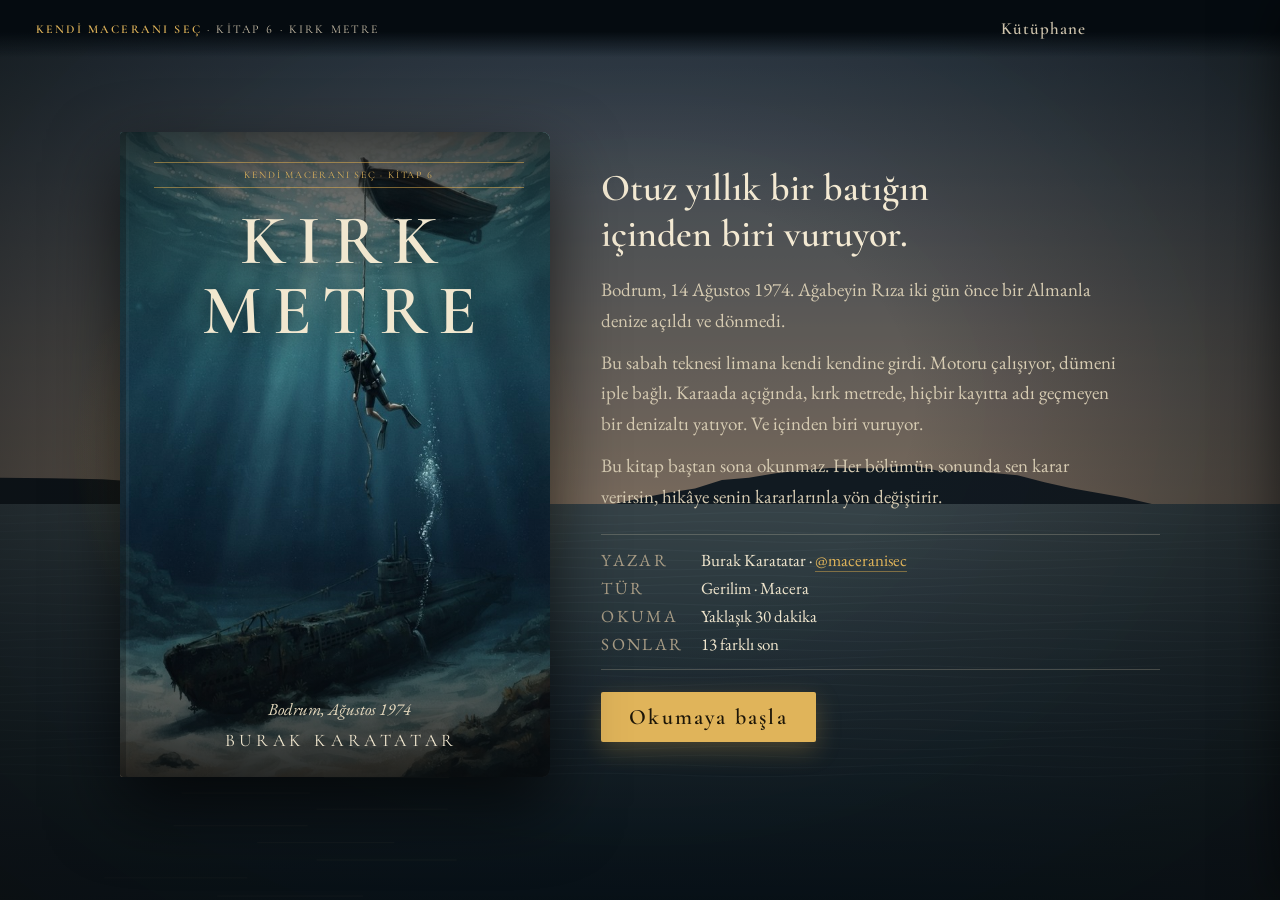
<file: kitaplar/kirk-metre/index.html>
<!DOCTYPE html>
<html lang="tr">
<head>
<meta charset="utf-8">
<meta name="viewport" content="width=device-width, initial-scale=1">
<title>Kırk Metre</title>
<link rel="preconnect" href="https://fonts.googleapis.com">
<link rel="preconnect" href="https://fonts.gstatic.com" crossorigin>
<link href="https://fonts.googleapis.com/css2?family=Cormorant+Garamond:ital,wght@0,500;0,600;1,500&family=EB+Garamond:ital,wght@0,400;0,500;1,400&family=Caveat:wght@500;600&display=swap" rel="stylesheet">
<script type="application/json" id="book-meta">
{
  "id": "kirk-metre",
  "seri": "Kendi Maceranı Seç",
  "kitapNo": 6,
  "baslik": "Kırk Metre",
  "altBaslik": "Bodrum, Ağustos 1974",
  "yazar": "Burak Karatatar",
  "instagram": "https://www.instagram.com/maceranisec/",
  "instagramKullanici": "maceranisec",
  "slogan": "Otuz yıllık bir batığın içinden biri vuruyor.",
  "tur": "Gerilim · Macera",
  "okumaSuresi": "Yaklaşık 30 dakika",
  "sonSayisi": 13,
  "kapak": "img/kapak.jpg",
  "kapakYedek": "img/karaada.jpg",
  "sonAnahtari": "kirk-metre-sonlar",
  "taban": "son-gun",
  "katalog": {
    "tur": [
      "Gerilim",
      "Macera"
    ],
    "okumaSuresi": "30 dk",
    "tanitim": "Bodrum, Ağustos 1974. Ağabeyin iki gün önce bir Almanla denize açıldı; bu sabah teknesi limana kendi kendine girdi, dümeni iple bağlı. Karaada açığında, kırk metrede, hiçbir kayıtta adı geçmeyen bir denizaltı yatıyor. Ve içinden biri vuruyor.",
    "sirt": {
      "renk": "#132a36",
      "yazi": "#e0b45a",
      "yukseklik": 310,
      "kalinlik": 46,
      "yaziBoyu": 15
    }
  },
  "kutuphane": "../../index.html"
}
</script>
<style>
/* Tek tema bilerek: karanlık bir oda, masada açık bir kitap, arkada fırtınalı pencere.
   Düzen: masaüstünde iki sayfalı açık kitap (solda levha ve bekçinin kaydı, sağda metin), telefonda tek sayfa. */
:root {
  --night: #0c1012;        /* oda, kitabın dışı */
  --paper: #efe6d1;        /* sayfa */
  --paper-edge: #e2d6bb;   /* sayfa kenarı, cilt gölgesi */
  --ink: #2b241d;          /* metin mürekkebi */
  --faded: #75685a;        /* soluk mürekkep, ikincil metin */
  --rubric: #8d3a26;       /* kırmızı mürekkep: § numaraları, başharfler, süslemeler */
  --lamp: #e9b34f;         /* fener ışığı, kapak vurgusu */
  --display: "Cormorant Garamond", "Iowan Old Style", Georgia, serif;
  --body: "EB Garamond", "Iowan Old Style", Georgia, serif;
  --hand: "Caveat", "Segoe Print", "Bradley Hand", cursive;
  --cloth: #3b2520;        /* cilt kumaşı */
  color-scheme: light;
}
* { box-sizing: border-box; }
html, body { height: 100%; margin: 0; }
body { background: var(--night); color: var(--ink); font-family: var(--body); overflow: hidden; }
canvas#sea { position: fixed; inset: 0; width: 100%; height: 100%; display: block; opacity: 0.42; }
.vignette { position: fixed; inset: 0; pointer-events: none; background: radial-gradient(ellipse at 50% 45%, rgba(12,16,18,0) 30%, rgba(12,16,18,0.85) 100%); }

/* üst şerit */
.top {
  background: linear-gradient(var(--night) 55%, rgba(12,16,18,0));
  position: fixed; top: 0; left: 0; right: 0; z-index: 4;
  display: flex; align-items: center; justify-content: space-between; gap: 12px; flex-wrap: wrap;
  padding: 12px clamp(16px, 3vw, 36px);
  font-family: var(--display); color: #cfc4ad;
}
.top .series { font-size: 12px; letter-spacing: 0.18em; text-transform: uppercase; }
.top .series b { color: var(--lamp); font-weight: 600; }
.top nav { display: flex; gap: 6px; align-items: center; flex-wrap: wrap; }
.link {
  font-family: var(--display); font-size: 17px; font-weight: 600; letter-spacing: 0.06em;
  background: none; border: 0; color: #cfc4ad; cursor: pointer; padding: 6px 10px; border-radius: 2px;
}
.link:hover { color: var(--lamp); }
a.link { text-decoration: none; }
.link:focus-visible, .choice:focus-visible, .btn:focus-visible { outline: 2px solid var(--lamp); outline-offset: 3px; }
.confirm { display: none; gap: 4px; align-items: center; font-style: italic; color: #cfc4ad; font-size: 16px; }
.confirm.show { display: inline-flex; }

main { position: relative; z-index: 2; height: 100%; overflow-y: auto; padding: 64px clamp(10px, 3vw, 40px) 40px; }

/* ---------- açık kitap ---------- */
.book {
  max-width: 1120px; margin: 0 auto;
  display: grid; grid-template-columns: 1fr 1fr;
  background: var(--paper);
  border-radius: 3px 6px 6px 3px;
  box-shadow: 0 30px 80px rgba(0,0,0,0.6), 0 0 0 1px rgba(0,0,0,0.25), 0 6px 0 -2px #d9ccad, 0 10px 0 -4px #cdbf9e;
  position: relative;
}
.book::before { /* cilt */
  content: ""; position: absolute; top: 0; bottom: 0; left: 50%; width: 70px; transform: translateX(-50%); pointer-events: none;
  background: linear-gradient(90deg, rgba(0,0,0,0) 0%, rgba(80,60,30,0.10) 38%, rgba(40,28,10,0.28) 50%, rgba(80,60,30,0.10) 62%, rgba(0,0,0,0) 100%);
}
.leaf {
  position: relative; padding: 46px clamp(26px, 4vw, 58px) 54px;
  background-image:
    radial-gradient(rgba(120,95,55,0.07) 1px, transparent 1px),
    radial-gradient(rgba(120,95,55,0.05) 1px, transparent 1px);
  background-size: 7px 7px, 11px 11px; background-position: 0 0, 3px 5px;
  min-height: min(760px, calc(100vh - 110px));
}
.leaf.left { border-right: 1px solid rgba(120,95,55,0.15); }
.folio { position: absolute; bottom: 20px; left: 0; right: 0; text-align: center; font-family: var(--display); font-size: 15px; color: var(--faded); letter-spacing: 0.1em; }

/* sol sayfa: levha + kayıt */
.plate { display: flex; flex-direction: column; gap: 22px; }
.act-title { text-align: center; font-family: var(--display); text-transform: uppercase; letter-spacing: 0.22em; font-size: 13.6px; color: var(--rubric); }
.act-title span { display: block; font-size: 30px; letter-spacing: 0.06em; color: var(--ink); font-variant: normal; text-transform: none; font-weight: 600; margin-top: 2px; }
.ill { margin: 0; padding: 10px; background: #f6efdf; border: 1px solid rgba(80,60,30,0.25); box-shadow: inset 0 0 0 4px var(--paper), inset 0 0 0 5px rgba(80,60,30,0.25); }
.ill img { display: block; width: 100%; aspect-ratio: 16 / 9; object-fit: cover; filter: sepia(0.18) contrast(1.02); }
.ill figcaption { text-align: center; font-style: italic; font-size: 16px; color: var(--faded); margin-top: 8px; }
.log { border-top: 1px solid rgba(80,60,30,0.3); border-bottom: 1px solid rgba(80,60,30,0.3); padding: 14px 4px; display: grid; grid-template-columns: repeat(3, 1fr); text-align: center; gap: 6px; }
.log div { font-size: 11.2px; color: var(--faded); text-transform: uppercase; letter-spacing: 0.12em; }
.log b { display: block; font-family: var(--display); font-size: 30px; color: var(--ink); font-weight: 600; letter-spacing: 0.02em; font-variant-numeric: lining-nums tabular-nums; text-transform: none; }
.margin-note { font-style: italic; font-size: 18px; line-height: 1.55; color: var(--faded); text-align: center; padding: 0 10px; text-wrap: balance; }
.fleuron { text-align: center; color: var(--rubric); font-size: 22px; letter-spacing: 0.6em; }

/* sağ sayfa: metin */
.sect { text-align: center; font-family: var(--display); color: var(--rubric); font-size: 22px; font-weight: 600; letter-spacing: 0.08em; }
.sect::before, .sect::after { content: "❧"; font-size: 16px; margin: 0 12px; position: relative; top: -2px; opacity: 0.8; }
.sect::before { display: inline-block; transform: scaleX(-1); }
.leaf h2 { font-family: var(--display); font-weight: 600; font-size: 24px; text-align: center; margin: 6px 0 4px; text-transform: uppercase; letter-spacing: 0.08em; text-wrap: balance; }
.kind { text-align: center; font-style: italic; color: var(--rubric); font-size: 17px; margin-bottom: 4px; }
.text { margin-top: 22px; }
.text p { font-size: 20px; line-height: 1.58; margin: 0 0 12px; text-align: justify; hyphens: auto; -webkit-hyphens: auto; text-indent: 1.4em; }
.text p.lead, .text p.first { text-indent: 0; }
.text p.lead::first-letter { float: left; font-family: var(--display); font-weight: 600; color: var(--rubric); font-size: 76px; line-height: 0.82; padding: 6px 8px 0 0; }
.text p.quote { font-style: italic; text-indent: 0; margin: 4px 1.6em 14px; text-align: left; color: #3d342b; }
.sub { font-family: var(--display); text-transform: uppercase; letter-spacing: 0.2em; color: var(--rubric); font-size: 13.6px; text-align: center; margin: 26px 0 10px; }
.fates { list-style: none; padding: 0; margin: 0; }
.fates li { font-size: 18px; line-height: 1.5; padding: 7px 0; border-bottom: 1px dotted rgba(80,60,30,0.35); }
.fates b { text-transform: uppercase; letter-spacing: 0.06em; font-size: 15.2px; margin-right: 6px; }
.the-end { text-align: center; font-family: var(--display); font-size: 40px; letter-spacing: 0.4em; color: var(--ink); margin: 30px 0 4px; padding-left: 0.4em; }
.missed { list-style: none; padding: 0; margin: 0; }
.missed li { font-style: italic; color: var(--faded); font-size: 17px; text-align: center; padding: 3px 0; }
.tally { text-align: center; font-style: italic; color: var(--faded); font-size: 16px; margin-top: 14px; }

/* seçenekler: oyun kitabı yönergesi */
.choices { margin-top: 26px; border-top: 1px solid rgba(80,60,30,0.3); padding-top: 14px; display: flex; flex-direction: column; }
.choice {
  display: flex; align-items: baseline; gap: 10px; width: 100%; text-align: left; cursor: pointer;
  background: none; border: 0; border-bottom: 1px dotted rgba(80,60,30,0.3); padding: 11px 4px;
  font-family: var(--body); font-size: 19px; line-height: 1.4; color: var(--ink);
}
.choice .ct { flex: 1; font-style: italic; }
.choice .cn { font-family: var(--display); font-weight: 600; font-size: 20px; color: var(--rubric); white-space: nowrap; font-variant-numeric: lining-nums; }
.choice:hover .ct { text-decoration: underline; text-decoration-color: var(--rubric); text-underline-offset: 4px; }
.choice:hover { background: rgba(141,58,38,0.05); }

/* sayfa çevirme */
@keyframes ink { from { opacity: 0.1; transform: translateX(10px); } to { opacity: 1; transform: none; } }

/* ---------- kapak ---------- */
.cover-wrap { max-width: 1040px; margin: 0 auto; display: grid; grid-template-columns: minmax(280px, 430px) 1fr; gap: clamp(24px, 4vw, 56px); align-items: center; min-height: calc(100vh - 120px); }
.cover {
  container-type: inline-size;
  position: relative; aspect-ratio: 2 / 3; border-radius: 3px 8px 8px 3px; overflow: hidden;
  background: #101619 center / cover no-repeat;
  box-shadow: 0 30px 70px rgba(0,0,0,0.7), inset 6px 0 0 rgba(0,0,0,0.25), inset 9px 0 0 rgba(255,255,255,0.05);
  color: #f1e7cf; display: flex; flex-direction: column; justify-content: space-between; padding: 30px 26px 26px 34px;
}
.cover::before { content: ""; position: absolute; inset: 0; background: linear-gradient(rgba(6,10,12,0.78) 0%, rgba(6,10,12,0.05) 38%, rgba(6,10,12,0.05) 62%, rgba(6,10,12,0.85) 100%); }
.cover > * { position: relative; }
.cover .band { font-family: var(--display); text-transform: uppercase; letter-spacing: 0.18em; font-size: clamp(9px, 2.7cqi, 12.5px); white-space: nowrap; text-align: center; color: var(--lamp); border-top: 1px solid rgba(233,179,79,0.5); border-bottom: 1px solid rgba(233,179,79,0.5); padding: 6px 0; }
.cover h1 { font-family: var(--display); font-weight: 600; font-size: clamp(44px, 19cqi, 88px); letter-spacing: 0.16em; text-align: center; margin: 18px 0 0; padding-left: 0.16em; line-height: 1; text-shadow: 0 2px 24px rgba(0,0,0,0.6); }
.cover .subt { text-align: center; font-style: italic; font-size: clamp(15px, 4.6cqi, 20px); margin-bottom: 10px; color: #e4d8bd; }
.cover .author { text-align: center; font-family: var(--display); font-size: clamp(14px, 4.8cqi, 20px); letter-spacing: 0.26em; text-transform: uppercase; padding-left: 0.26em; white-space: nowrap; }
.backcover { color: #e6dcc4; }
.backcover .slogan { font-family: var(--display); font-size: clamp(28px, 3.2vw, 38px); line-height: 1.2; font-weight: 600; color: #f3e9d2; margin: 0 0 18px; text-wrap: balance; }
.backcover p { font-size: 19px; line-height: 1.6; margin: 0 0 12px; max-width: 58ch; color: #d6cbb2; }
.colophon { display: grid; grid-template-columns: auto 1fr; gap: 6px 18px; margin: 22px 0; padding: 14px 0; border-top: 1px solid rgba(214,203,178,0.25); border-bottom: 1px solid rgba(214,203,178,0.25); font-size: 17px; }
.colophon dt { text-transform: uppercase; letter-spacing: 0.14em; color: #a99d86; }
.colophon dd { margin: 0; color: #efe5cd; }
.btn {
  font-family: var(--display); font-size: 22px; font-weight: 600; letter-spacing: 0.1em;
  background: var(--lamp); color: #1d1608; border: 0; padding: 12px 28px; border-radius: 2px; cursor: pointer;
  box-shadow: 0 8px 24px rgba(233,179,79,0.25);
}
.btn:hover { background: #f2c56a; }

/* ---------- defter ---------- */
.drawer {
  position: fixed; top: 0; right: 0; bottom: 0; z-index: 6; width: min(400px, 92vw);
  background: var(--paper); color: var(--ink); box-shadow: -20px 0 50px rgba(0,0,0,0.5);
  transform: translateX(105%); transition: transform .35s ease; padding: 28px 28px 34px; overflow-y: auto;
}
.drawer.open { transform: none; }
.drawer::before { content: ""; position: absolute; top: 0; left: 28px; width: 14px; height: 70px; background: var(--rubric); clip-path: polygon(0 0, 100% 0, 100% 100%, 50% 82%, 0 100%); }
.drawer h3 { font-family: var(--display); text-transform: uppercase; letter-spacing: 0.2em; color: var(--rubric); font-size: 14.4px; margin: 26px 0 8px; text-align: center; }
.drawer h3:first-of-type { margin-top: 54px; }
.drawer ul { list-style: none; padding: 0; margin: 0; }
.drawer li { font-size: 17px; line-height: 1.5; padding: 8px 0; border-bottom: 1px dotted rgba(80,60,30,0.35); }
.drawer .empty { color: var(--faded); font-style: italic; }
.drawer-close { position: absolute; top: 14px; right: 16px; color: var(--ink); }

.toast {
  position: fixed; left: 50%; top: 58px; z-index: 7; transform: translate(-50%, -10px);
  font-style: italic; font-size: 18px; color: var(--paper); background: rgba(43,36,29,0.94);
  padding: 9px 18px; border-radius: 2px; border-left: 3px solid var(--rubric);
  opacity: 0; transition: opacity .4s, transform .4s; pointer-events: none; max-width: 90vw; text-align: center;
}
.toast.show { opacity: 1; transform: translate(-50%, 0); }

@media (max-width: 860px) {
  .book { grid-template-columns: 1fr; }
  .book::before { display: none; }
  .leaf { min-height: 0; padding: 30px 22px 50px; }
  .leaf.left { border-right: 0; border-bottom: 1px solid rgba(120,95,55,0.2); padding-bottom: 24px; }
  .plate { position: static; gap: 14px; }
  .log b { font-size: 24px; }
  .text p { font-size: 18.5px; text-align: left; }
  .leaf.left .folio { display: none; }
  main { padding-top: 92px; }
  .top .series { font-size: 13px; }
  .cover-wrap { grid-template-columns: 1fr; justify-items: center; }
  .cover { width: min(360px, 86vw); }
  .backcover { text-align: left; }
}
@media (prefers-reduced-motion: reduce) {
  .turn .leaf.right > *, .turn .leaf.left .plate { animation: none; }
  .drawer, .toast { transition: none; }
}

/* ===== kitap havası: cilt, sayfa kalınlığı, kurdele, sayfa başlıkları ===== */
.binding {
  max-width: 1150px; margin: 6px auto 30px; position: relative;
  background: var(--cloth); border-radius: 6px; padding: 12px 14px 14px;
  background-image: repeating-linear-gradient(45deg, rgba(255,255,255,0.025) 0 2px, transparent 2px 4px), repeating-linear-gradient(-45deg, rgba(0,0,0,0.08) 0 2px, transparent 2px 4px);
  box-shadow: 0 34px 80px rgba(0,0,0,0.65), inset 0 0 0 1px rgba(255,255,255,0.06), inset 0 0 30px rgba(0,0,0,0.5);
}
.binding .book { box-shadow: 0 2px 6px rgba(0,0,0,0.35); border-radius: 2px; perspective: 2400px; }
.edges { position: absolute; top: 16px; bottom: 18px; z-index: 0; border-radius: 2px;
  background: repeating-linear-gradient(90deg, #efe6d1 0 1px, #cfc1a0 1px 2px); }
.edges.l { right: calc(100% - 14px); }
.edges.r { left: calc(100% - 14px); }
.ribbon { position: absolute; z-index: 3; top: -6px; left: calc(50% + 14px); width: 11px; height: calc(100% + 46px); pointer-events: none;
  background: linear-gradient(90deg, #6f2a1b, #9b4430 45%, #7a2f1f); clip-path: polygon(0 0, 100% 0, 100% 100%, 50% calc(100% - 12px), 0 100%);
  box-shadow: 2px 0 4px rgba(0,0,0,0.3); opacity: 0.95; }
.leaf { background-color: var(--paper); }
.leaf.left { background-image:
    linear-gradient(90deg, rgba(90,65,30,0.10) 0%, rgba(90,65,30,0) 7%, rgba(90,65,30,0) 84%, rgba(70,50,20,0.16) 100%),
    radial-gradient(rgba(120,95,55,0.07) 1px, transparent 1px), radial-gradient(rgba(120,95,55,0.05) 1px, transparent 1px); }
.leaf.right { background-image:
    linear-gradient(90deg, rgba(70,50,20,0.16) 0%, rgba(90,65,30,0) 16%, rgba(90,65,30,0) 93%, rgba(90,65,30,0.10) 100%),
    radial-gradient(rgba(120,95,55,0.07) 1px, transparent 1px), radial-gradient(rgba(120,95,55,0.05) 1px, transparent 1px); }
.leaf { background-size: auto, 7px 7px, 11px 11px; background-position: 0 0, 0 0, 3px 5px; }
.runhead { position: absolute; top: 20px; left: 0; right: 0; text-align: center; font-family: var(--display); text-transform: uppercase; letter-spacing: 0.26em; font-size: 11.2px; color: var(--faded); }
.folio { bottom: 20px; text-align: left; padding: 0 clamp(26px, 4vw, 58px); font-variant-numeric: oldstyle-nums; font-size: 16px; }
.leaf.right .folio { text-align: right; }

/* bekçinin defteri: el yazısı kayıt */
.ledger { background: #f6eedb; border: 1px solid rgba(80,60,30,0.25); padding: 12px 16px 14px; transform: rotate(-0.6deg);
  background-image: repeating-linear-gradient(transparent 0 29px, rgba(70,90,120,0.22) 29px 30px); box-shadow: 0 2px 6px rgba(60,40,10,0.12); }
.ledger .lh { font-family: var(--display); text-transform: uppercase; letter-spacing: 0.2em; font-size: 10.4px; color: var(--rubric); }
.ledger .lv { font-family: var(--hand); font-size: 25px; line-height: 30px; color: #263a5a; }
.margin-note.hand { font-family: var(--hand); font-style: normal; font-size: 24px; line-height: 1.25; color: #263a5a; transform: rotate(-1.2deg); }
.margin-note .lbl { display: block; font-family: var(--body); font-style: italic; font-size: 16px; color: var(--faded); margin-bottom: 6px; }

/* seçenekler: içindekiler gibi noktalı çizgi */
.choice { border-bottom: 0; padding: 9px 2px; gap: 8px; }
.choice .ct { flex: 0 1 auto; }
.choice .lead-dots { flex: 1 1 24px; border-bottom: 2px dotted rgba(80,60,30,0.45); transform: translateY(-5px); min-width: 24px; }
.choice .cn::before { content: "§ "; font-size: 15px; }
.choices { border-top: 0; }
.choices::before { content: "❦"; display: block; text-align: center; color: var(--rubric); font-size: 20px; margin-bottom: 6px; }

/* sayfa çevirme */
.flip { position: absolute; top: 0; bottom: 0; left: 50%; width: 50%; z-index: 5; transform-origin: left center; transform-style: preserve-3d; pointer-events: none; animation: flip .85s cubic-bezier(.45,.05,.3,1) forwards; }
.flip .face { position: absolute; inset: 0; overflow: hidden; backface-visibility: hidden; -webkit-backface-visibility: hidden; }
.flip .face.back { transform: rotateY(180deg); }
.flip .face::after { content: ""; position: absolute; inset: 0; pointer-events: none; animation: shade .85s ease forwards; }
@keyframes flip { from { transform: rotateY(0deg); } to { transform: rotateY(-180deg); } }
@keyframes shade { 0% { background: rgba(40,28,10,0); } 50% { background: rgba(40,28,10,0.28); } 100% { background: rgba(40,28,10,0); } }
.hide-under { visibility: hidden; }
.lift { position: absolute; inset: 0; z-index: 5; transform-origin: left center; pointer-events: none; animation: lift .6s ease-in forwards; background: var(--paper); overflow: hidden; }
@keyframes lift { 0% { transform: perspective(1400px) rotateY(0); opacity: 1; box-shadow: 0 0 0 rgba(0,0,0,0); } 75% { opacity: 1; box-shadow: 20px 0 40px rgba(0,0,0,0.35); } 100% { transform: perspective(1400px) rotateY(-100deg); opacity: 0; } }

@media (max-width: 860px) {
  .binding { padding: 8px 8px 10px; }
  .edges, .ribbon { display: none; }
  .ledger .lv { font-size: 22px; }
  .runhead { top: 12px; }
}
@media (prefers-reduced-motion: reduce) { .flip, .lift { display: none; } }

/* ===== karar kartları ===== */
.choices { margin-top: 30px; gap: 12px; }
.choices::before { content: none; }
.decide { display: flex; align-items: center; gap: 14px; margin-bottom: 4px; font-family: var(--display); text-transform: uppercase; letter-spacing: 0.2em; font-size: 13.6px; color: var(--rubric); }
.decide::before, .decide::after { content: ""; flex: 1; height: 1px; background: linear-gradient(90deg, transparent, rgba(141,58,38,0.5)); }
.decide::after { background: linear-gradient(90deg, rgba(141,58,38,0.5), transparent); }
.choice {
  display: grid; grid-template-columns: 52px 1fr auto; align-items: center; gap: 14px;
  padding: 12px 16px 12px 12px; border: 1px solid rgba(80,60,30,0.22); border-radius: 3px;
  background: #f7f0de; box-shadow: inset 0 0 0 3px #f7f0de, inset 0 0 0 4px rgba(80,60,30,0.12), 0 1px 2px rgba(60,40,10,0.08);
  transition: transform .18s ease, box-shadow .18s ease, border-color .18s ease;
}
.choice:hover { background: #f9f3e4; border-color: rgba(141,58,38,0.55); transform: translateY(-2px);
  box-shadow: inset 0 0 0 3px #f9f3e4, inset 0 0 0 4px rgba(141,58,38,0.25), 0 8px 18px rgba(60,40,10,0.14); }
.choice .ct { font-style: normal; font-size: 19px; line-height: 1.35; }
.choice:hover .ct { text-decoration: none; }
.choice .lead-dots { display: none; }
.choice .seal {
  width: 46px; height: 46px; border-radius: 50%; display: grid; place-items: center;
  background: radial-gradient(circle at 35% 30%, #b45a40, #8d3a26 55%, #6e2a1a);
  box-shadow: inset 0 0 0 3px rgba(255,235,210,0.18), inset 0 -3px 6px rgba(0,0,0,0.25), 0 2px 3px rgba(60,20,10,0.3);
  color: #f6e9d0; font-family: var(--display); font-weight: 600; font-size: 19px; font-variant-numeric: lining-nums; letter-spacing: 0.02em;
}
.choice .seal.blank { background: radial-gradient(circle at 35% 30%, #a99a80, #85765e 60%, #6b5e49); font-size: 20px; }
.choice .go { font-style: italic; font-size: 15px; color: var(--rubric); opacity: 0; transform: translateX(-6px); transition: opacity .18s, transform .18s; white-space: nowrap; }
.choice:hover .go, .choice:focus-visible .go { opacity: 1; transform: none; }
@media (max-width: 860px) {
  .choice { grid-template-columns: 44px 1fr; padding: 11px 12px 11px 10px; }
  .choice .seal { width: 40px; height: 40px; font-size: 17px; }
  .choice .go { display: none; }
}
@media (prefers-reduced-motion: reduce) { .choice, .choice .go { transition: none; } .choice:hover { transform: none; } }

/* yumuşatılmış kararlar: durağanken basılı satır, üstüne gelince kart */
.choices { gap: 0; }
.choice {
  background: transparent; border: 0; border-radius: 3px; box-shadow: none;
  border-bottom: 1px solid rgba(80,60,30,0.18); padding: 12px 14px 12px 6px;
}
.choice:last-child { border-bottom: 0; }
.choice { grid-template-columns: 52px 1fr; }
.choice .go { display: none; }
.choice .seal { width: 42px; height: 42px; font-size: 18px; box-shadow: inset 0 0 0 2px rgba(255,235,210,0.16), 0 1px 2px rgba(60,20,10,0.25); transition: transform .18s ease; }
.choice:hover, .choice:focus-visible {
  background: #f7f0de; border-bottom-color: transparent; transform: translateY(-1px);
  box-shadow: 0 0 0 1px rgba(141,58,38,0.35), 0 6px 16px rgba(60,40,10,0.12);
}
.choice:hover .seal { transform: rotate(-8deg) scale(1.05); }
@media (hover: none) {
  .choice { padding-top: 13px; padding-bottom: 13px; }
  .choice:active { background: #f7f0de; box-shadow: 0 0 0 1px rgba(141,58,38,0.35); }
}
@media (prefers-reduced-motion: reduce) { .choice .seal { transition: none; } .choice:hover .seal { transform: none; } }

.ig { color: var(--lamp); text-decoration: none; border-bottom: 1px solid rgba(233,179,79,0.45); }
.ig:hover { color: #f2c56a; border-bottom-color: #f2c56a; }
.leaf .ig { color: var(--rubric); border-bottom-color: rgba(141,58,38,0.4); }

/* Cormorant'ın eski stil "1" rakamı "ı" gibi görünüyor: başlıklarda düz rakam */
body, .sect, .cover .band, .top .series, .choice .seal, h1, h2 { font-variant-numeric: lining-nums; }

/* Kırk Metre teması: lacivert cilt, deniz mavisi mühür, tuzlu, solgun kâğıt */
:root {
  --night: #050b10;
  --rubric: #1f5a6e;
  --cloth: #132a36;
  --lamp: #e0b45a;
}
canvas#sea { opacity: 0.7; }
.ribbon { background: linear-gradient(90deg, #17495a, #22677d 45%, #194e60); }
.choice .seal { background: radial-gradient(circle at 35% 30%, #4b8fa3, #1f5a6e 55%, #153f4e); }
.drawer::before { background: var(--rubric); }
.leaf .ig { color: var(--rubric); }
/* tuz lekeli, hafif mavimsi kâğıt */
:root { --paper:#e6e8e0; --paper-edge:#d3d8cf; }
.book { box-shadow: 0 30px 80px rgba(0,0,0,0.6), 0 0 0 1px rgba(0,0,0,0.25), 0 6px 0 -2px #cfd5cc, 0 10px 0 -4px #c0c8be; }
.ill, .ledger { background-color:#eef0e9; border-color: rgba(30,60,70,0.25); }
.choice, .choice:active { background-color:#eef0e9; box-shadow: inset 0 0 0 3px #eef0e9, inset 0 0 0 4px rgba(30,60,70,0.14), 0 1px 2px rgba(20,40,50,0.08); }
.choice:hover { background-color:#f2f4ee; border-color: rgba(31,90,110,0.55); box-shadow: inset 0 0 0 3px #f2f4ee, inset 0 0 0 4px rgba(31,90,110,0.25), 0 8px 18px rgba(20,40,50,0.14); }


/* ---------- canlılık: görsel yavaşça yaklaşır, seçenekler sırayla gelir, kapak süzülür ---------- */
.ill .kb { overflow: hidden; }
.ill .kb img { animation: kb 20s ease-in-out infinite alternate; transform-origin: 50% 45%; }
@keyframes kb { from { transform: scale(1.02); } to { transform: scale(1.14) translate(-1.5%, -1%); } }
.choices .choice { animation: cin .55s cubic-bezier(.2,.8,.2,1) both; }
.choices .choice:nth-child(1) { animation-delay: .35s; } .choices .choice:nth-child(2) { animation-delay: .45s; }
.choices .choice:nth-child(3) { animation-delay: .55s; } .choices .choice:nth-child(4) { animation-delay: .65s; }
.choices .choice:nth-child(5) { animation-delay: .75s; } .choices .choice:nth-child(6) { animation-delay: .85s; }
@keyframes cin { from { opacity: 0; transform: translateY(10px); } to { opacity: 1; transform: none; } }
.cover { animation: coverfloat 7s ease-in-out infinite; }
@keyframes coverfloat { 0%, 100% { transform: translateY(0) rotate(-0.4deg); } 50% { transform: translateY(-8px) rotate(0.4deg); } }
.cover-wrap { position: relative; }
.cover-wrap::before { content: ""; position: absolute; left: 0; top: 50%; width: min(520px, 90vw); aspect-ratio: 1; transform: translate(-10%, -50%); pointer-events: none; z-index: -1;
  background: radial-gradient(closest-side, color-mix(in srgb, var(--lamp) 32%, transparent), transparent); animation: glow 6s ease-in-out infinite; }
@keyframes glow { 0%, 100% { opacity: 0.6; } 50% { opacity: 1; } }
.the-end { animation: endin 1.4s .2s cubic-bezier(.2,.8,.2,1) both; }
@keyframes endin { from { opacity: 0; letter-spacing: 0.9em; } to { opacity: 1; } }
@media (prefers-reduced-motion: reduce) { .ill .kb img, .choices .choice, .cover, .cover-wrap::before, .the-end { animation: none; } }
</style>
<link rel="icon" href="../../favicon.svg" type="image/svg+xml">
<link rel="icon" href="../../favicon-32.png" sizes="32x32" type="image/png">
<link rel="apple-touch-icon" href="../../apple-touch-icon.png">
</head>
<body>
<canvas id="sea" aria-hidden="true"></canvas>
<div class="vignette" aria-hidden="true"></div>

<header class="top">
  <div class="series"><b>Kendi Maceranı Seç</b> · Kitap 6 · Kırk Metre</div>
  <nav>
    <a class="link" id="lnk-lib" href="#" hidden>Kütüphane</a>
    <button class="link" id="btn-book" type="button">Defter <span id="note-count"></span></button>
    <button class="link" id="btn-cover" type="button">Kapak</button>
    <span class="confirm" id="confirm">Okuma baştan başlar. Emin misin?
      <button class="link" id="btn-yes" type="button">Evet</button>
      <button class="link" id="btn-no" type="button">Hayır</button>
    </span>
  </nav>
</header>

<main id="main"><div id="view"></div></main>

<aside class="drawer" id="drawer" aria-label="Bekçinin defteri">
  <button class="link drawer-close" id="btn-close" type="button">Kapat</button>
  <h3>Ceplerin</h3>
  <ul id="items"></ul>
  <h3>Gözlemlerin</h3>
  <ul id="notes"></ul>
  <h3>Bulduğun sonlar</h3>
  <ul id="endings"></ul>
</aside>

<div class="toast" id="toast" role="status"></div>

<script>
const ENDINGS = [
  { id: "kirkmetre", title: "Kırk Metre" },
  { id: "mektup",    title: "Teslim Edilmeyen" },
  { id: "altin",     title: "Altın" },
  { id: "kilavuz",   title: "Kılavuz" },
  { id: "babalar",   title: "Babalar" },
  { id: "kiyi",      title: "Liman" },
  { id: "narkoz",    title: "Mavi Sarhoşluk" },
  { id: "vurgun",    title: "Vurgun" },
  { id: "telsiz",    title: "Telsiz" },
  { id: "pay",       title: "Pay" },
  { id: "bulanik",   title: "Bulanık" },
  { id: "kabarcik",  title: "Kabarcık" },
  { id: "dugum",     title: "Düğüm" }
];

const IMG = {
  tekne: "img/tekne.jpg", nuri: "img/nuri.jpg", karaada: "img/karaada.jpg", batik: "img/batik.jpg",
  kule: "img/kule.jpg", durak: "img/durak.jpg", brandt: "img/brandt.jpg",
  sandik: "img/sandik.jpg", torpido: "img/torpido.jpg", cep: "img/cep.jpg", kingston: "img/kingston.jpg", itiraf: "img/itiraf.jpg",
  tufek: "img/tufek.jpg", hat: "img/hat.jpg", gunbatimi: "img/gunbatimi.jpg", mektuplar: "img/mektuplar.jpg"
};

function flag(s, k) { s.f[k] = true; }
function has(s, k) { return !!s.f[k]; }
function rel(s, who, d, msg) { s.r[who] = (s.r[who] || 0) + d; if (msg) toast(msg); }
function note(s, t) { if (!s.notes.includes(t)) s.notes.push(t); }
function hava(s, d) { s.hava = Math.max(0, (s.hava ?? 200) - d); }

const S = {
  /* ================= 1. PERDE: BOŞ TEKNE ================= */
  a1: {
    act: 1, time: "06:10", img: "tekne", imgLabel: "Boş tekne",
    title: "Boş tekne",
    text: () => [
      "Güneş kalenin burçlarına daha yeni vurmuşken limana bir tekne giriyor. Mavi boyalı, burnunda beyaz harflerle SANİYE yazıyor. Bu annenin adı. Tekne, ağabeyin Rıza'nın teknesi.",
      "Motor tıkırdıyor. Tekne yavaş ama dümdüz geliyor. Tam iskeleye çarpacakken kıyıdaki balıkçılardan biri tekneye atlayıp motoru durduruyor. Güvertede kimse yok.",
      "Dümen, sağlam bir denizci düğümüyle iple sıkıca bağlanmış. Biri tekneyi açık denizde limana doğru çevirmiş, dümeni sabitlemiş, motoru çalışır halde bırakıp gitmiş.",
      "Rıza iki gün önce şafakta çıktı. Yanında kırçıl saçlı, gözlüklü bir Alman vardı; arkeologmuş. Almanın kiraladığı beyaz motorun güvertesinde boş tahta sandıklar duruyordu. Rıza gülmüştü: «Bu kadar sandıkla ne taşıyacaklar, Yusuf?» Akşama dönerim demişti. Annen iki gecedir pencerenin önünde oturuyor.",
      "Tekneye atlıyorsun. Rıza'nın dalış çantası yok, iki tüpü yok. Çapa halatı teknenin burnunda, bıçakla tek hamlede kesilmiş. Dümen bölmesine bir kartvizit sıkıştırılmış: «Dr. Dieter Brandt. Archäologe. München.» Masada Rıza'nın deniz haritası açık duruyor.",
      "Kıyıdaki kahvenin radyosu sonuna kadar açık: Kıbrıs'ta harekât bu sabah yeniden başlamış. Kimse radyoya bakmıyor. Herkes boş tekneye bakıyor.",
      "İskelenin ucunda Nuri Reis duruyor. Baban denizde öldükten sonra seni ve Rıza'yı büyüten adam. Yüzü bembeyaz. Haritaya bakıyor."
    ],
    choices: [
      { t: "Haritayı incele", to: "a2", fx: (s) => { s.via = "harita"; flag(s, "HARITA"); note(s, "Rıza'nın haritası: Karaada'nın güneybatısında kurşun kalemle bir çarpı, yanında «38». Kenarda Rıza'nın yazısı: «Brandt. 2 gün, 500 lira. Kule açık.»"); } },
      { t: "Kartı cebine koy, Almanın kaldığı pansiyona koş", to: "a2", fx: (s) => { s.via = "pansiyon"; flag(s, "PANSIYON"); note(s, "Pansiyoncu Saffet Hanım: Alman dün akşam hesabı nakit ödemiş, gece yarısı çıkmış. İki adam ıslak bir sandığı minibüse zor taşımış. Sandıktan deniz suyu damlıyormuş."); } }
    ]
  },

  a2: {
    act: 1, time: "06:50", img: "nuri", imgLabel: "Nuri Reis",
    title: "Nuri Reis",
    text: (s) => {
      const p = [];
      if (s.via === "harita") p.push("Haritanın üstüne eğiliyorsun. Karaada'nın güneybatısında, kıyıdan iki mil açıkta, kurşun kalemle atılmış bir çarpı. Yanında Rıza'nın yazısıyla «38»: otuz sekiz metre, oranın derinliği. Kenara da bir not düşmüş: «Brandt. 2 gün, 500 lira. Kule açık.» Kule mi? Denizin dibinde kulesi olan ne olabilir?");
      else p.push("Saffet Hanım'ın pansiyonu limanın arkasında, begonvillerin altında. Kadın seni görünce ıslak ellerini önlüğüne silip kapıya çıkıyor. Alman dün akşam hesabını nakit ödemiş, para üstünü bile almamış. Gece yarısı bir minibüs gelmiş, iki adam ıslak, tahta bir sandığı zor taşımış. «Sandıktan su damlıyordu, oğlum. Deniz suyu. Merdivenleri hâlâ siliyorum.»");
      p.push("İskeleye döndüğünde Nuri Reis hâlâ aynı yerde. Kırk beş yaşında ama sabah ışığında daha yaşlı görünüyor. Elleri, bütün ömrünü halat çekmekle geçirmiş elleri, titriyor.");
      p.push("\"Karaada açığı,\" diyor, sen daha bir şey sormadan. \"Güneybatı. Kırk metre.\"");
      p.push("Bunu haritaya bakmadan söyledi. Nereden bildiğini soruyorsun; gözlerini kaçırıyor. \"Orada bir şey yok, Yusuf. Kum. Kum ve süngerden başka bir şey yok.\"");
      p.push("Oysa Nuri Reis deniz için hiçbir zaman «orada bir şey yok» demez. Otuz yıldır bu sularda; her kayayı, her batığı adıyla bilir.");
      p.push("\"Bir hafta önce o Alman kahveye geldi,\" diyor sonunda. \"Herkese aynı şeyi sordu: kırk dört yazında burada Almanca bilen bir oğlan varmış, tanıyan var mı? Kimse tanımadı.\" Bir an susuyor. \"Kimse tanımadı.\"");
      return p;
    },
    choices: [
      { t: "Nuri'ye neden titrediğini sor", to: "a3", fx: (s) => { flag(s, "SORDU"); note(s, "Nuri Reis: «Babamı o sularda kaybettim. Kırk dört yazı. Kayığımızı batırdılar.» Kimin batırdığını söylemedi."); } },
      { t: "Soru sorma. Tüpleri doldur, Nuri'yi denize çıkmaya ikna et", to: "a3", fx: (s) => { s.via = "acele"; } },
      { t: "Sahil güvenlik karakoluna git, dalışı onlar yapsın", to: "e_kiyi" }
    ]
  },

  a3: {
    act: 1, time: "08:10", acik: true, img: "karaada", imgLabel: "Karaada açığı",
    title: "Karaada açığı",
    text: (s) => {
      const p = [];
      if (has(s, "SORDU")) p.push("İskelede Nuri'ye neden titrediğini sordun. \"Babamı o sularda kaybettim,\" dedi. \"Kırk dört yazı. Kayığımızı batırdılar.\" Kimin batırdığını sorduğunda cevap vermedi, motoru çalıştırdı. Şimdi o motor susuyor ve Nuri denize uzun uzun bakıyor, sanki dibi görebilirmiş gibi.");
      else p.push("Nuri bütün yol tek kelime etmedi. Kompresör tüpleri doldururken bile başını kaldırmadı. Şimdi motoru durduruyor ve denize uzun uzun bakıyor, sanki dibi görebilirmiş gibi.");
      if (has(s, "HARITA")) p.push("Rıza'nın haritası sende ama Nuri ona bir kez bile bakmıyor. Balıkçıların yer bulma yöntemiyle gidiyor: kıyıdaki iki kayayı birbirinin arkasına hizalıyor, sonra Bodrum kalesinin kulesini Karaada'nın ucuyla aynı çizgiye getiriyor ve motoru durduruyor. O noktayı ezbere biliyor.");
      else p.push("Elinizde harita yok, ama Nuri'nin buna ihtiyacı yok. Balıkçıların yer bulma yöntemiyle gidiyor: kıyıdaki iki kayayı birbirinin arkasına hizalıyor, sonra Bodrum kalesinin kulesini Karaada'nın ucuyla aynı çizgiye getiriyor ve motoru durduruyor. O noktayı ezbere biliyor.");
      p.push("Su öyle berrak ki tekne havada asılıymış gibi duruyor. Aşağıda, mavinin karardığı yerde, uzun, düz bir gölge var. Kaya değil. Kayalar böyle düz olmaz.");
      p.push("Çift tüpü sırtlıyorsun. Manometre iki yüz bar gösteriyor. Nuri ağırlık kemerini beline bağlarken kuralını söylüyor, babanın da söylediği kuralı: \"Kırk metrede yirmi dakika. Çıkarken altı metrede dur, beş dakika bekle. Acele çıkan bir daha dalamaz.\"");
      p.push("Teknede üç şey daha var: Rıza'nın levyesi, yedek bir tüp ve geçen yaz İzmir'den aldığınız su geçirmez fener. \"Yalnızca birini alabilirsin,\" diyor Nuri. \"Bir elin hep ipte, kendinde olacak. Öbür elinle ancak tek bir şey taşırsın.\"");
      return p;
    },
    choices: [
      { t: "Levyeyi al", to: "a4", fx: (s) => { flag(s, "LEVYE"); s.hava = 160; } },
      { t: "Yedek tüpü al", to: "a4", fx: (s) => { flag(s, "YEDEK"); s.hava = 160; } },
      { t: "Feneri al", to: "a4", fx: (s) => { flag(s, "FENER"); s.hava = 160; } }
    ]
  },

  a4: {
    act: 1, time: "08:30", derin: 38, img: "batik", imgLabel: "Batık",
    title: "Gölge",
    text: (s) => {
      const p = [];
      if (has(s, "LEVYE")) p.push("Levyeyi kemerine, bıçağının yanına sıkıca bağlıyorsun. Ağır; inerken işini kolaylaştıracak, çıkarken seni yoracak.");
      if (has(s, "YEDEK")) p.push("Yedek tüpü göğsüne kayışla bağlıyorsun, regülatörünü omzuna sarıyorsun. Gerekirse aşağıda bir kişi daha bu tüpten nefes alabilir.");
      if (has(s, "FENER")) p.push("Feneri bileğine geçirip bir kez yakıp söndürüyorsun. Pili dolu.");
      p.push("Nuri maskeni alıp camına tükürüyor, silip geri veriyor; babanın da yaptığı gibi. Sırtına bir kez vuruyor. \"Yirmi dakika, Yusuf. Ne bulursan bul, yirmi dakika.\" Bordaya oturup sırtüstü suya düşüyorsun.");
      p.push("Çapa ipinden aşağı iniyorsun. Derinleştikçe deniz renkleri teker teker yutuyor. On metrede kırmızı gidiyor: elinin sırtındaki kanlı çizik artık kırmızı değil, kapkara görünüyor. Yirmi metrede sarı da soluyor. Otuz metrede her şey yalnızca mavinin tonlarından ibaret. Bir yandan da kafanın içinde tatlı, ılık bir sersemlik başlıyor, bir kadeh rakı içmişsin gibi. Bu derinlik sarhoşluğu: derinde, tüpten çekilen hava insanı sarhoş eder. Rıza buna «denizin şakası» derdi.");
      p.push("Ve o, kumun üstünde yatıyor. Bir denizaltı. Elli metre kadar, ince, uzun, sırtında bir kule, kulenin önünde paslı bir top. Gövdesini otuz yılın süngerleri kaplamış; Sünger para ettiği için Rıza böyle yerlere «para bahçesi» derdi. Kulenin yanındaki numaranın üstü boyayla kapatılmış; biri bu geminin tanınmasını istememiş. Hiçbir kayıtta adı geçmeyen bir gemi mi bu?");
      p.push("Saniye'nin çapası güverte topuna dolanmış. Halat, çapanın biraz yukarısından kesilmiş; teknedeki kesik gibi tek hamlede.");
      p.push("Bıçağının sapıyla gövdeye bir kez vuruyorsun. Gövde boş, ağır bir sesle yankılanıyor.");
      p.push("İçeriden biri cevap veriyor: üç kısa, üç uzun, üç kısa vuruş.");
      p.push("Çocukken Rıza'yla aynı odada, aranızdaki duvara vurduğunuz işaret bu. Mors'ta imdat. Rıza sana onu yedi yaşında öğretmişti. Ama otuz yıllık bir batığın içinden kim vurabilir?");
      return p;
    },
    choices: [
      { t: "Aynı işaretle cevap ver", to: "a5", fx: (s) => { s.via = "cevap"; flag(s, "CEVAP"); hava(s, 10); } },
      { t: "Kuleye çık, içeri bir giriş ara", to: "a5", fx: (s) => { s.via = "kule"; hava(s, 20); } },
      { t: "Vakit kaybetme: levyeyle sesin geldiği yerdeki saçı sök, Rıza'ya doğrudan ulaş", to: "e_kabarcik", if: (s) => has(s, "LEVYE") }
    ]
  },

  a5: {
    act: 1, time: "08:38", derin: 40, img: "kule", imgLabel: "Kontrol odası",
    title: "Kapak",
    text: (s) => {
      const p = [];
      if (s.via === "cevap") p.push("Üç kısa, üç uzun, üç kısa vuruyorsun. Bir an içeriden hiç ses gelmiyor. Sonra hızlı, telaşlı vuruşlar geliyor; artık bir işaret değil, biri gövdeyi yumruklarıyla dövüyor. Kuleye çıkıyorsun.");
      else p.push("Kulenin tepesine çıkıyorsun. Arkanda, gövdenin içinden, aynı işaret inatla tekrar tekrar vuruluyor.");
      p.push("Kule kapağı açık. Menteşesinin pası yeni sıyrılmış, altındaki metal parlıyor. Biri bu kapağı birkaç gün önce açmış. İçeri, dar bir merdivenle kontrol odasına iniyorsun.");
      if (has(s, "FENER")) p.push("Feneri yakıyorsun. Işık suyun içinde bir mızrak gibi: göstergeler, borular, dümen tekerleri, yerde bir subay kasketi. Işığı kemiklere çevirmiyorsun. Duvardaki pirinç levhanın da üstü kazınmış, harfleri tek tek silinmiş.");
      else p.push("Fenerin yok. Kuleden süzülen mavi ışık kontrol odasının yarısını gösteriyor, gerisi kara. Göstergeler, borular, dümen tekerleri. Yerde bir subay kasketi. Derinlik sarhoşluğu artıyor. Bir an kendini çok iyi hissediyorsun, hiçbir şeyden korkmuyorsun. Bu kötü bir işaret.");
      p.push("Ön tarafta yuvarlak, çelik bir kapak. Önüne borular ve devrilmiş bir raf yığılmış. Ama bu yığın kendiliğinden çökmüş gibi durmuyor: borular kapağın önüne tek tek, düzgünce dizilmiş. Biri onları oraya bilerek koymuş. Kapağın koluna kalın bir demir çubuk geçirilmiş, ucu da kenara sıkıştırılmış. Böylece kapak içeriden açılamıyor.");
      p.push("Bıçak sapıyla kapağa vuruyorsun. Bu kez cevap yavaş geliyor, Mors alfabesiyle, harf harf. Böyle ancak askerde telsizcilik yapmış biri vurabilir: R-I-Z-A.");
      if (has(s, "CEVAP")) p.push("Sonra, arkasından: Y-U-S. Rıza seni ilk vuruşundan tanımış.");
      p.push("Sonra: İ-K-İ K-İ-Ş-İ. H-A-V-A A-Z. K-A-P-A-K D-I-Ş-T-A-N K-İ-L-İ-T-L-İ.");
      p.push("İki kişi. Rıza'nın yanında biri daha var. Manometreye bakıyorsun.");
      return p;
    },
    choices: [
      { t: "Levyeyle kapağı kilitleyen demiri sök", to: "a6", if: (s) => has(s, "LEVYE"), fx: (s) => { flag(s, "KAPAK_GEVSEK"); hava(s, 40); note(s, "Kapağı kilitleyen demiri söktün. Kapak hâlâ boruların altında ama artık içeriden itilebilir."); } },
      { t: "Yedek tüpü kapağın yanına bağla, dönüşte lazım olacak", to: "a6", if: (s) => has(s, "YEDEK"), fx: (s) => { flag(s, "YEDEK_BIRAKTI"); } },
      { t: "Fenerle kontrol odasını tara", to: "a6", if: (s) => has(s, "FENER"), fx: (s) => { flag(s, "PLAKA"); hava(s, 20); note(s, "Kontrol odasında yerdeki büyük valf tekerleri sonuna kadar açık çevrilmiş. Pirinç levhadaki ad kazınmış ama altında bir tarih okunuyor: 1943."); } },
      { t: "Kapağa vur: D-A-Y-A-N-I-N. D-Ö-N-E-C-E-Ğ-İ-M.", to: "a6", fx: (s) => { flag(s, "SOZ"); hava(s, 10); } },
      { t: "Arka bölmede bir ışık kıpırdıyor. Rıza orada olmalı. Işığa yüz", to: "e_narkoz", if: (s) => !has(s, "FENER") },
      { t: "Fenerin var: arka bölmelere geç, ön bölmeye başka bir yol ara", to: "e_bulanik", if: (s) => has(s, "FENER") },
      { t: "Yedek tüpü boruların arasındaki aralıktan kapağın dibine it, Rıza içeriden alsın", to: "e_dugum", if: (s) => has(s, "YEDEK") }
    ]
  },

  a6: {
    act: 1, time: "08:52", derin: 6, img: "durak", imgLabel: "Altı metre",
    title: "Altı metre",
    text: (s) => {
      const p = [];
      if (has(s, "KAPAK_GEVSEK")) p.push("Levyeyi demirin altına sokup bütün ağırlığınla asılıyorsun. Demir gıcırdayarak yerinden çıkıyor, kumun üstüne düşüyor. Kapak hâlâ boruların altında ama artık kilitli değil. Nefesin hızlanıyor; manometrenin iğnesi gözünün önünde düşüyor.");
      if (has(s, "YEDEK_BIRAKTI")) p.push("Yedek tüpü kapağın yanındaki boruya kayışıyla bağlıyorsun. Bir sonraki dalışta ilk iş onu alacaksın.");
      if (has(s, "PLAKA")) p.push("Fenerle kontrol odasını taradın. Yerdeki büyük valf tekerleri sonuna kadar açık çevrilmiş. Pirinç levhadaki ad kazınmış ama altında bir yıl okunuyor: 1943.");
      if (has(s, "SOZ")) p.push("Kapağa harf harf vurdun: DAYANIN. DÖNECEĞİM. İçeriden tek bir vuruş geldi; «anladım» demek.");
      p.push("Çapa ipinden yukarı çıkıyorsun; Nuri'nin öğrettiği gibi yavaş, kendi kabarcıklarını hiç geçmeden. Renkler geri geliyor: önce sarı, sonra kırmızı. Altı metrede ipi kavrayıp duruyorsun. Beş dakika bekleyeceksin.");
      p.push("Başının üstünde, gümüş gibi parlayan yüzeyde Nuri'nin teknesinin altını görüyorsun. Yanına doğru ikinci, daha büyük, beyaz bir tekne yaklaşıyor. Motor sesi suyun içinde büyüyor, sonra kesiliyor. Beyaz teknenin çapası yanından süzülüp geçiyor, dibe iniyor.");
      p.push("Yukarıdan boğuk, anlaşılmaz sesler geliyor. Biri bağırıyor mu, gülüyor mu? Nuri yukarıda yalnız.");
      return p;
    },
    choices: [
      { t: "Altı metrede kal, beş dakikayı doldur", to: "act1_end", fx: (s) => { hava(s, 10); } },
      { t: "Bekleme. Nuri yalnız, hemen yukarı çık", to: "e_vurgun" }
    ]
  },

  e_kiyi: {
    act: 1, time: "07:30",
    end: { id: "kiyi", kind: "Erken son" },
    title: "Liman",
    text: () => [
      "Sahil güvenlik karakolunda tek bir astsubay var, telsizin başında, ter içinde. Bütün botlar sabahtan beri açıkta; Kıbrıs'tan haber geldiğinden beri Ege'de Yunan gemisi arıyorlar.",
      "Seni dinliyor. Not alıyor. \"Dalgıç ekibi İzmir'den gelir,\" diyor. \"Yarın. Belki öbür gün. Sakın kendi başınıza dalmayın, iki kişi daha kaybetmeyelim.\"",
      "Karakolun önündeki bankta bütün gün oturuyorsun. Nuri Reis yanına geliyor, bir şey söylemeden oturuyor, sonra gidiyor."
    ],
    sabah: "Donanmanın dalgıçları iki gün sonra geliyor. Karaada açığında bir denizaltı buluyorlar ve ön bölmesinin kapağı dışarıdan, bir demirle kilitli.",
    akibet: () => [
      ["Rıza", "Ön bölmede, kapağın hemen dibinde bulundu. Yanında Kostas adında bir Yunan dalgıç. İkisinin de eli kapağın üstündeydi."],
      ["Brandt", "Bodrum'dan çıkmış bir beyaz motor, aynı gece İstanköy'e yanaşmış. Sonrası bilinmiyor."],
      ["Nuri Reis", "Cenazeden sonra teknesini sattı. Kimse sebebini sormadı."],
      ["Sen", "Bir daha dalmadın. Geceleri duvardan gelen her tıkırtıda uyanıyorsun."]
    ],
    yil: "Bir yıl sonra Münih'ten imzasız bir mektup geliyor, içinde para var. Zarfı açmadan sobaya atıyorsun."
  },

  e_narkoz: {
    act: 1, time: "08:46", derin: 40,
    end: { id: "narkoz", kind: "Erken son" },
    title: "Mavi Sarhoşluk",
    text: () => [
      "Kontrol odasının arkasındaki karanlıkta bir ışık kıpırdıyor. Küçük, sarı, tıpkı bir fener gibi. Rıza orada. Elbette orada. Kapağın arkasından vuran o değilmiş, burada, arkada, seni bekliyor.",
      "Işığa doğru yüzüyorsun. Dar bir geçit, bir başka geçit, ranzalar, kemikler. Işık hep bir kulaç ileride. Gülmek, ağzındaki regülatörü çıkarıp Rıza'ya seslenmek istiyorsun.",
      "Meğer o ışık, kendi manometrenin camıymış: kuleden düşen son mavi ışık camda yansıyormuş. İğne sıfırı gösteriyor. Tüpün boş.",
      "Nefes çekiyorsun. Hiçbir şey gelmiyor."
    ],
    sabah: "Gözlerini teknenin güvertesinde açıyorsun. Nuri Reis tüpsüz, eski sünger dalgıçları gibi tek nefesle inmiş, seni kuleden çekip çıkarmış. Burnu kanıyor. Ağlıyor.",
    akibet: () => [
      ["Sen", "Üç gün ateşler içinde yattın. O üç gün boyunca meltem durmadan esti; Karaada açığına kimse çıkamadı."],
      ["Rıza", "Dördüncü gün indiğinizde ön bölmenin kapağı açıktı. İçeride kimse yoktu."],
      ["Brandt", "O gece beyaz motoru İstanköy açıklarında, batıya giderken görenler oldu."],
      ["Nuri Reis", "O dalıştan sonra kulağı hiç düzelmedi. Sana bir kez bile kızmadı."]
    ],
    yil: "Bir yıl sonra Almanya'dan pulsuz bir kartpostal geliyor. Bir göl, dağlar. Arkasında tek satır, Rıza'nın el yazısıyla: «Merak etme. Anneme söyleme.»"
  },

  e_vurgun: {
    act: 1, time: "09:05",
    end: { id: "vurgun", kind: "Erken son" },
    title: "Vurgun",
    text: () => [
      "İpi bırakıp paletlerini var gücünle çırparak doğruca yukarı çıkıyorsun. Yüzeye çıktığında Nuri'nin teknesine beyaz bir motor bordalamış. Güvertesinde gözlüklü, kırçıl saçlı bir adam, yanında tüfekli bir başkası. Nuri dümenin başında, dimdik.",
      "\"Yaşıyorlar,\" diye bağırıyorsun. \"Rıza yaşıyor!\"",
      "Gözlüklü adamın yüzü bir an geriliyor. Sonra on dakika içinde dirseğin sızlamaya başlıyor. Sonra dizlerin. Sonra sırtın, sanki biri omurganın içine kırık cam dökmüş gibi. Güverteye çöküyorsun.",
      "Vurgun. Babanı bu öldürmüştü."
    ],
    sabah: "Alman, \"Benim motorum hızlı,\" diyor. \"Sizi Bodrum'a ben götürürüm. Ama bana kapağın yerini söyleyeceksiniz.\" Söylüyorsun. Sonra bayılıyorsun.",
    akibet: () => [
      ["Sen", "Bir ay hastanede yattın. Sol bacağını hep biraz sürükleyerek yürüyorsun."],
      ["Rıza", "Almanın adamları onu o gece çıkardı, sandıklarla beraber. Güvertede vurgun yedi. Yaşıyor, o da topal. İkiniz limanda yan yana yürüdüğünüzde çocuklar gülüyor."],
      ["Brandt", "Sandıklarla birlikte Ege'den kayboldu. Ağabeyine bir zarf para bıraktı. Rıza zarfı açmadı."],
      ["Kostas", "Rıza'nın yanındaki öbür adam. Güverteye çıkarıldıktan bir saat sonra öldü. Rıza adını hâlâ her gece bir kere söylüyor."]
    ],
    yil: "Rıza bir akşam, rakının üçüncü kadehinde, kutudan söz ediyor. Kurşun bir kutu, mektuplarla dolu. «Almana onu da verdim,» diyor. Bir daha hiç söz etmiyor."
  },

  e_kabarcik: {
    act: 1, time: "08:34", derin: 38,
    end: { id: "kabarcik", kind: "Erken son" },
    title: "Kabarcık",
    text: () => [
      "Kuleyle, kapaklarla uğraşacak vaktin yok. Vuruşların geldiği yere, gövdenin burnuna yüzüyorsun. Otuz yılda paslanıp incelmiş bir saçın kenarına levyeyi sokuyorsun ve bütün ağırlığınla asılıyorsun.",
      "Saç bir anda yerinden fırlıyor. Delikten kocaman, gümüş bir kabarcık çıkıyor; bir değil, peş peşe onlarcası. Hava cebinin havası bu. Rıza'nın iki gündür soluduğu hava, şimdi yüzeye doğru kaçıyor.",
      "İçeriden gelen vuruşlar hızlanıyor, sonra seyrekleşiyor. Delikten giren su, kabarcıkların yerini dolduruyor. Elini deliğe bastırıyorsun, bütün gücünle. Kabarcıklar parmaklarının arasından akıp gidiyor."
    ],
    sabah: "Yüzeyde Nuri, teknenin yanında kaynayan kocaman kabarcığı görüyor. Sen çıktığında hiçbir şey sormuyor. Yüzüne bakması yetiyor.",
    akibet: () => [
      ["Rıza", "Donanmanın dalgıçları iki gün sonra onu ön bölmede, tavana en yakın yerde buldu. Yanında Kostas adında bir Yunan dalgıç."],
      ["Sen", "Levyeyi o akşam limanda denize attın. Bir daha hiçbir batığa dalmadın."],
      ["Brandt", "Beyaz motoru ertesi sabah İstanköy'e yanaşmış. Sonrası bilinmiyor."],
      ["Nuri Reis", "Sana bir kez bile «neden» demedi. Sen her gün kendine soruyorsun."]
    ],
    yil: "Bir yıl sonra bir gece rüyanda yine o saçı söküyorsun. Bu kez kabarcık çıkmıyor; içeriden Rıza gülümseyerek el sallıyor. Uyanınca ağlıyorsun."
  },

  e_bulanik: {
    act: 1, time: "08:46", derin: 40,
    end: { id: "bulanik", kind: "Erken son" },
    title: "Bulanık",
    text: () => [
      "Fenerin var; karanlık seni korkutmuyor. Kontrol odasının arka kapısından geçip dar bir koridora giriyorsun. Ranzalar, dolaplar, yerde dizlere kadar yumuşak, gri bir çamur. Ön bölmeye giden başka bir yol olmalı.",
      "Bir dolabın arkasına uzanırken paletin yere değiyor. Çamur bir anda ayağa kalkıyor, gri bir bulut gibi her yeri dolduruyor. Feneri yüzüne tutuyorsun; ışık bir karış ötede, bulanık bir duvara çarpıp geri dönüyor. Elini bile göremiyorsun.",
      "Hangi yönden geldiğini bilmiyorsun. Tavana tutunup ilerliyorsun; bir borudan ötekine, bir duvardan ötekine. Manometreye bakamıyorsun bile. Nefeslerin gittikçe ağırlaşıyor."
    ],
    sabah: "Nuri, kabarcıkların gelmediğini görünce eski sünger dalgıçları gibi tek nefesle kuleye kadar iniyor. Kuledeki ipi kendi beline bağlayıp ucunu içeri, bulanığın içine sallıyor. İpi senin elin buluyor.",
    akibet: () => [
      ["Sen", "Güvertede tüpün sıfırı gösteriyordu. İki gün konuşamadın. Sonraki iki gün de meltem esti; kimse denize çıkamadı."],
      ["Rıza", "Beşinci gün indiğinizde ön bölmenin kapağı açıktı. İçeride kimse yoktu."],
      ["Brandt", "Beyaz motoru o hafta İstanköy açıklarında, batıya giderken görenler oldu."],
      ["Nuri Reis", "Sana tek bir şey söyledi: «Işık, gözün değildir, Yusuf.»"]
    ],
    yil: "Bir yıl sonra Almanya'dan pulsuz bir kartpostal geliyor. Arkasında tek satır, Rıza'nın el yazısıyla: «Yaşıyorum. Aramayın.»"
  },

  e_dugum: {
    act: 1, time: "08:46", derin: 40,
    end: { id: "dugum", kind: "Erken son" },
    title: "Düğüm",
    text: () => [
      "Kapağın önündeki borular sana bir aralık bırakmış; bir kol, belki bir omuz sığacak kadar. Yedek tüpü göğsünden çözmeden, boruların arasına omzunla giriyorsun. Tüpü kapağın dibine itebilirsen Rıza içeriden bir yolunu bulup alır.",
      "Tüp borulara takılıyor. İtiyorsun; daha da sıkışıyor. Geri çekilmeye çalışıyorsun ama yedek tüpün hortumu bir vanaya dolanmış. Kendi regülatörünün hortumu da öbür boruya. Kıpırdadıkça düğüm daha çok sıkışıyor.",
      "Bıçağına uzanıyorsun. Kolun boruların arasında kalmış, bıçağa yetişmiyor. Kapağın öbür yanından Rıza vuruyor, vuruyor. Senin cevap verecek elin yok."
    ],
    sabah: "Nuri, ipin ucundan gelen kabarcıkların bir yerde durduğunu görüyor. İniyor, düğümü bıçağıyla kesip seni boruların arasından çekip çıkarıyor. Yukarı çıkarken iki kez durup sana kendi havasını veriyor.",
    akibet: () => [
      ["Sen", "Omzun çıkmıştı. O gün bir daha dalamadın; ertesi gün de, ondan sonraki gün de."],
      ["Rıza", "Donanmanın dalgıçları üç gün sonra geldi. Ön bölmede Rıza'yı ve Kostas adında bir Yunan dalgıcı buldular. İkisinin de eli kapağın üstündeydi."],
      ["Yedek tüp", "Hâlâ orada, boruların arasında sıkışık. Dalgıçlar onu kesip çıkaramadı."],
      ["Nuri Reis", "O dalıştan sonra kulağı hiç düzelmedi. Sana bir kez bile kızmadı."]
    ],
    yil: "Bir yıl sonra limanda bir çocuk, ağzına kadar dolu bir tüpü göğsüne bağlamış dalmaya hazırlanıyor. Elinden tutup tüpü sırtına almasını söylüyorsun. Sebebini anlatmıyorsun."
  },

  act1_end: {
    act: 1, time: "09:20", acik: true, img: "brandt", imgLabel: "Beyaz motor",
    actEnd: true, next: { t: "2. Perde'ye geç", to: "b1" },
    title: "Beyaz motor",
    text: (s) => {
      const p = [];
      p.push("Yüzeye çıktığında Nuri'nin teknesine beyaz bir motor bordalamış. Kıçında Almanca bir ad: SEESTERN. Güvertesinde kırçıl saçlı, gözlüklü, elli yaşlarında bir adam bir fincan kahve tutuyor. Yanında yanık yüzlü, iri biri dikiliyor, kucağında av tüfeği: Güllüklü Cemil. Limanda iş yapan herkes ondan korkar.");
      if (has(s, "PANSIYON")) p.push("Motorun güvertesinde, branda altında tahta bir sandık duruyor. Kenarından hâlâ su damlıyor. Saffet Hanım'ın merdivenlerini ıslatan sandık bu.");
      p.push("\"Dieter Brandt,\" diyor adam, Türkçesi düzgün ama kitaptan öğrenilmiş gibi. \"Ağabeyinizi ben de arıyorum. Ne yazık, iki gündür arıyorum.\"");
      p.push("Maskeni çıkarıyorsun. \"Yaşıyor,\" diyorsun.");
      p.push("Brandt'ın elindeki fincan dudağına giderken havada kalıyor. \"İkisi de mi?\" diye soruyor. Sonra kendini toparlıyor, gülümsüyor. \"Benim dalgıcım da aşağıda. Kostas. İstanköylü.\" Fincanı yavaşça bırakıyor. \"Bir Yunan.\"");
      p.push("Sabah kahvede duyduğun radyo aklına geliyor: Kıbrıs'ta savaş bu sabah yeniden başladı.");
      p.push("\"Sahil güvenlik bugün Türk sularında bir Yunan dalgıç bulsa ne der, sizce?\" diyor Brandt. \"Bir Alman, bir Yunan ve bir Türk, kayıtlarda olmayan bir batıkta. Ağabeyiniz oradan casusla beraber çıkar. Tabii çıkabilirse.\"");
      p.push("Sonra Brandt başını çeviriyor ve Nuri Reis'e bakıyor. Uzun uzun. Gözlüklerinin ardında bakışı bir an değişiyor.");
      p.push("\"Reis,\" diyor. \"Sizi bir yerden tanıyor muyum?\"");
      p.push("Nuri dümeni öyle sıkıyor ki parmak boğumları bembeyaz oluyor.");
      return p;
    }
  }
};

/* ================= 2. PERDE: HAVA CEBİ ================= */
const ACT2 = {
  b1: {
    act: 2, time: "09:40", acik: true, img: "brandt", imgLabel: "Teklif",
    title: "Teklif",
    text: (s) => {
      const p = [];
      p.push("Nuri cevap vermiyor. Brandt üstelemiyor; bir sır bildiğini ima eder gibi gülümsüyor, sonra sana dönüyor. Cemil'e bir işaret ediyor; Cemil tüfeği omzuna asıp iki teknenin arasına bir iskele tahtası uzatıyor.");
      p.push("\"Açık konuşayım,\" diyor Brandt. \"Dümeni ben bağladım. İki gün önce ön bölmede bir raf çöktü. Ağabeyinizle Kostas'ın öldüğünü sandım. Tekne ailesine dönsün, bir kaza gibi görünsün istedim. Kötü bir karardı. Kabul ediyorum.\"");
      p.push("Raf mı çökmüş? Ama sen aşağıda başka bir şey gördün: kapağın koluna dışarıdan kalın bir demir çubuk geçirilmiş, ucu da kenara sıkıştırılmıştı. Bir raf çöktüğünde demir kendi kendine kapağın koluna girmez. Biri onu oraya koydu. Brandt yalan söylüyor.");
      p.push("\"Teklifim şu,\" diyor Brandt. \"Bende vinç var, altı dolu tüp var. Aşağıda sandıklar var; bunları çıkarmama yardım edin, iki adamı birlikte çıkaralım. Ağabeyinize beş yüz lira söz vermiştim. Size bunun on katını veririm.\"");
      p.push("Nuri yanına sokulup kulağına fısıldıyor: \"Kapağı bu adam kilitledi, Yusuf. Gözlerinden belli. Ona sakın sırtını dönme.\"");
      p.push("Teknenin kabinindeki eski telsiz cızırdıyor. Sahil güvenliğin kanalı bütün sabah Kıbrıs'tan haber okuyor.");
      return p;
    },
    choices: [
      { t: "Teklifi kabul et", to: "b2", fx: (s) => { s.via = "kabul"; flag(s, "ANLASMA"); } },
      { t: "Reddet: «Önce adamlar. Sandıkların umurumda değil.»", to: "b2", fx: (s) => { s.via = "red"; } },
      { t: "Telsizi aç, sahil güvenliği çağır", to: "e_telsiz" }
    ]
  },

  b2: {
    act: 2, time: "10:30", acik: true, img: "sandik", imgLabel: "Sandık",
    title: "Yüzey aralığı",
    text: (s) => {
      const p = [];
      if (s.via === "kabul") p.push("Brandt'ın elini sıkıyorsun. Eli kuru ve soğuk. Cemil'e Almanca bir şey söylüyor; Cemil anlamıyor ama sırıtıyor. Brandt sana bin liralık bir deste uzatıyor: \"Avans.\"");
      else p.push("\"Önce adamlar,\" diyorsun. Brandt omuz silkiyor. \"O halde kendi tüplerinizle.\" Kendi kendine Almanca bir şey söylüyor, sana değil, denize. Nuri'nin başı bir an ona dönüyor; söylediğini anlamış gibi.");
      p.push("Kırk metreden sonra yüzeyde en az bir saat beklemek gerek; Nuri'nin kuralı. Kompresör tıkırdıyor, tüplerini dolduruyor. Güneş tahtaları ısıtıyor.");
      if (has(s, "YEDEK_BIRAKTI")) p.push("Aşağıda, kapağın yanında bıraktığın yedek tüp seni bekliyor. Bu dalışta fazladan kırk bar demek.");
      p.push("Brandt cüzdanından eski bir fotoğraf çıkarıp sana gösteriyor. Bir denizaltının güvertesinde, üniformalı, gözlüklü bir subay. Yüzü Brandt'ın yüzü, otuz yaş genç. \"Babam,\" diyor. \"Kaptan Ernst Brandt. Kırk dört ağustosunda bu sularda kayboldu. Son mektubunda bir Türk balıkçı oğlanından bahsediyor. On beş yaşında. Kılavuzları. Almancası iyiymiş.\"");
      p.push("Fotoğrafın kenarında, güvertenin ucunda, ince bir oğlan bir halatı sarıyor. Yüzü gölgede. Nuri fotoğrafa bakmıyor.");
      if (has(s, "SORDU")) p.push("\"Kayığımızı batırdılar,\" demişti Nuri sabah. Kırk dört yazı.");
      if (has(s, "PANSIYON")) p.push("Seestern'in güvertesindeki sandık hâlâ branda altında, hâlâ damlıyor.");
      return p;
    },
    choices: [
      { t: "Nuri'yi teknenin arkasına çek, baş başa konuş", to: "b3", fx: (s) => { flag(s, "NURI_KONUSTU"); s.hava = 160 + (has(s, "YEDEK_BIRAKTI") ? 40 : 0); note(s, "Nuri Reis: «Kırk dörtte babamın kayığını bir denizaltı batırdı. Ben de oradaydım. Gerisini sorma. Önce Rıza'yı çıkar, sonra hepsini anlatırım.»"); } },
      { t: "Brandt kamaraya inince Seestern'deki sandığa bak", to: "b3", fx: (s) => { flag(s, "SANDIK"); s.hava = 160 + (has(s, "YEDEK_BIRAKTI") ? 40 : 0); note(s, "Brandt'ın sandığında ıslak torbalar: altın sikkeler, kolyeler, küçük bir çocuk bileziği. Bileziğin içinde İbranice harfler. Ve İtalyanca basılmış, fotoğraflı bir kimlik: «Rodi»."); } }
    ]
  },

  b3: {
    act: 2, time: "11:30", derin: 40, img: "torpido", imgLabel: "İkinci dalış",
    title: "İkinci dalış",
    text: (s) => {
      const p = [];
      if (has(s, "SANDIK")) {
        p.push("Brandt bir şey almak için kamarasına iniyor. Cemil kıçta, sırtı sana dönük, sigarasını yakıyor. İskele tahtasından sessizce Seestern'e geçip sandığın üstündeki brandanın ucunu kaldırıyorsun.");
        p.push("Sandığın içinde ıslak bez torbalar var. Birinin ağzı yırtılmış; içinden altın sikkeler, kolyeler ve küçük bir çocuk bileziği dökülüyor. Bileziği çeviriyorsun: iç yüzüne İbranice harfler kazınmış. Torbaların arasında, suyla kabarmış bir kimlik kartı duruyor. İtalyanca basılmış, üstünde küçük bir kızın fotoğrafı var. Okuyabildiğin tek kelime «Rodi». İtalyanlar Rodos'a böyle derdi.");
        p.push("Kamaranın merdiveninde ayak sesleri. Brandayı yerine çekip kendi teknene dönüyorsun. Kalbin hâlâ küt küt atıyor.");
      }
      if (has(s, "NURI_KONUSTU")) {
        p.push("Nuri'yi teknenin arkasına, Brandt'ın duyamayacağı yere çekiyorsun. \"O fotoğraftaki oğlan...\" diye başlıyorsun.");
        p.push("Nuri sözünü kesiyor. Sesi çok alçak: \"Kırk dörtte babamın kayığını bir denizaltı batırdı. Ben de oradaydım.\" Bir an susuyor, sonra başını iki yana sallıyor. \"Gerisini şimdi sorma, Yusuf. Önce Rıza'yı çıkar. Sonra hepsini anlatırım, söz.\"");
      }
      p.push("Nuri dolu tüpleri sırtına geçirip kayışlarını kendi eliyle sıkıyor. Bu kez hiçbir şey söylemiyor. Bordadan ikinci kez suya düşüyorsun.");
      if (has(s, "NURI_KONUSTU")) p.push("İpten aşağı inerken Nuri'nin sözü kulağında çınlıyor: «Ben de oradaydım.» Brandt'ın anlattığı oğlan da on beş yaşındaydı ve Almanca biliyordu.");
      if (has(s, "SANDIK")) p.push("İnerken o çocuk bileziği gözünün önünden gitmiyor.");
      if (has(s, "ANLASMA")) p.push("Bu kez yalnız değilsin. Cemil de iniyor, Brandt'ın tüplerinden birini sırtlamış, belinde vinç kancası. Cemil bir zamanlar sünger dalgıcıymış; kırk metreyi bilir. Kancayı sana gösteriyor, sonra kontrol odasının arkasını: sandıklar orada.");
      p.push("Renkler yine teker teker gidiyor. Denizaltı yine kumun üstünde, yine sessiz. Ama bu kez onun ne olduğunu biliyorsun ve gövdesine dokunduğunda içeriden hemen cevap geliyor: üç kısa, üç uzun, üç kısa. Yalnız vuruşlar sabahkinden çok daha zayıf.");
      if (has(s, "YEDEK_BIRAKTI")) p.push("Kapağın yanındaki yedek tüpü çözüp regülatörünü çift tüpün yanına bağlıyorsun.");
      if (has(s, "KAPAK_GEVSEK")) p.push("Sabah söktüğün demir kumun üstünde duruyor. Kapak kilitsiz; yalnızca önündeki boruların kenara çekilmesi gerek.");
      else if (has(s, "LEVYE")) p.push("Kapağın kolundaki demir hâlâ yerinde. Levyen kemerinde; demiri sökmek bir dakikanı alır. Bir yol daha var: gövdenin burnundaki torpido kovanı. Dar, ama ağzı açık.");
      else p.push("Kapağın kolundaki demir hâlâ yerinde. Levye yok; demiri iki elinle, ayaklarını kapağa dayayıp sökmen gerekecek. Bir yol daha var: gövdenin burnundaki torpido kovanı. Dar, ama ağzı açık.");
      return p;
    },
    choices: [
      { t: "Brandt'ın dediği gibi önce sandıkları vince bağla", to: "e_pay", if: (s) => has(s, "ANLASMA") },
      { t: "Cemil sandıklarla uğraşırken kapağa dal", to: "b4", if: (s) => has(s, "ANLASMA"), fx: (s) => { s.via = "kacis"; hava(s, has(s, "KAPAK_GEVSEK") ? 10 : has(s, "LEVYE") ? 20 : 40); } },
      { t: "Kapaktan gir", to: "b4", if: (s) => !has(s, "ANLASMA"), fx: (s) => { s.via = "kapak"; hava(s, has(s, "KAPAK_GEVSEK") ? 10 : has(s, "LEVYE") ? 20 : 40); } },
      { t: "Burundaki torpido kovanından içeri sürün", to: "b4", if: (s) => !has(s, "ANLASMA"), fx: (s) => { s.via = "kovan"; hava(s, 20); } }
    ]
  },

  b4: {
    act: 2, time: "11:40", derin: 40, img: "cep", imgLabel: "Hava cebi",
    title: "Hava cebi",
    text: (s) => {
      const p = [];
      if (s.via === "kovan") p.push("Torpido kovanı bir tabut kadar dar. Tüpler tavana sürtüyor, omuzların iki yana değiyor. Kollarınla çeke çeke ilerliyorsun. Kovanın iç kapağı yarı açık; kendini başın önde ön bölmenin suyuna bırakıyorsun.");
      else if (s.via === "kacis") p.push("Cemil sırtını dönüp kancayı ilk sandığa geçirirken kapağa dalıyorsun. Boruları kenara çekiyorsun" + (has(s, "KAPAK_GEVSEK") ? "" : has(s, "LEVYE") ? ", demiri levyeyle söküyorsun" : ", demiri ayaklarını dayayıp söküyorsun") + ". Kapak içeri doğru açılıyor. Arkandan Cemil'in kabarcıkları bir an duruyor, sonra yine sandıklara dönüyor.");
      else p.push("Boruları teker teker kenara çekiyorsun" + (has(s, "KAPAK_GEVSEK") ? "" : has(s, "LEVYE") ? ", sonra demiri levyeyle söküyorsun" : ", sonra demiri ayaklarını kapağa dayayıp, nefesini harcayarak söküyorsun") + ". Kapak içeri doğru, ağır ağır açılıyor.");
      p.push("Yukarı süzülüyorsun ve başın sudan çıkıyor. İçerisi karanlık, hava ağır ve leş gibi kokuyor; ilk nefeste başın zonkluyor. " + (has(s, "FENER") ? "Fenerinin ışığında" : "Biri karanlıkta, son pilleriyle titreyen bir el fenerini yakıyor. Işığında") + " tavanla su arasında kalmış küçük bir boşluk görüyorsun. Buraya su dolmamış: bir hava cebi.");
      p.push("\"Yusuf?\"");
      p.push("Karşında Rıza. Sakalı uzamış, dudakları çatlamış, gözleri çukurda. Bir torpido rafına tutunuyor. Yanında, suyun içinde, rafın demirine bacağı sıkışmış, sapsarı bir adam. Kostas. Sana bir şey söylemeye çalışıyor; Rumca mı, Türkçe mi, anlamıyorsun.");
      if (has(s, "SOZ")) p.push("\"Vuruşunu duyunca Kostas ağladı,\" diyor Rıza. \"Dönecek, dedim. Bizim Yusuf dediğini yapar.\"");
      p.push("Rıza her şeyi hızlı, kesik anlatıyor; havayı boşa harcamamak için. Brandt sandıkların yarısını çıkardıktan sonra Rıza'yla Kostas'ı geri kalanları toplamaya içeri göndermiş. Onlar döndüğünde kapak kapanmış. Yanlarında dört tüp varmış; tüplerdeki havayı bu boşluğa azar azar salarak iki gün dayanmışlar. Denizaltıdan kalma teneke kutulardaki suyu içmişler.");
      p.push("Sonra " + (has(s, "FENER") ? "senin fenerini alıp" : "kendi fenerini") + " bir köşeye çeviriyor. Rafların arasında açık bir sandık, altın ışıltısı. Yanında kurşundan, küçük bir kutu. Kapağı açık. İçi kâğıtla dolu.");
      p.push("\"Mektuplar,\" diyor Rıza. \"Fotoğraflar, kimlikler. Kostas İtalyanca okuyor. İlki şöyle başlıyor: Rodos, Temmuz 1944.\" Sesi çatlıyor. \"Bunlar Rodos'tan sürülen ailelerin. Altınları da onların. Almanlar hepsini toplamış, bir daha hiçbiri yerine varmamış.\"");
      if (has(s, "SANDIK")) p.push("Brandt'ın sandığında gördüğün bileziği hatırlıyorsun. İçindeki harfleri. İkisi de aynı ailelerden alınmış.");
      p.push("Rıza bileğini tutuyor. \"Dinle. İki gündür kırk metredeyiz. Kanımız azotla dolu. Bizi bir saatte yukarı çıkarırsan güvertede ölürüz. Çıkarken ipin üstünde saatlerce durmamız lazım, çok tüp lazım. Nuri Reis bilir. Yukarı çık, hazırla, sonra gel al bizi. Acele et. Bu havayla akşama dayanmayız.\"");
      p.push("Manometren " + s.hava + " barı gösteriyor. Bu havayla, çıkmadan önce ancak tek bir şey yapabilirsin.");
      return p;
    },
    choices: [
      { t: "Kostas'ın bacağını rafın altından kurtar", to: "b5", fx: (s) => { s.via = "kostas"; flag(s, "KOSTAS_KURTAR"); hava(s, 60); } },
      { t: "Kurşun kutuyu kucakla", to: "b5", fx: (s) => { s.via = "kutu"; flag(s, "KUTU"); hava(s, 20); } },
      { t: "Sandıktan bir avuç altın al: Brandt'a karşı elinde bir şey olsun", to: "b5", fx: (s) => { s.via = "kulce"; flag(s, "KULCE"); hava(s, 20); } }
    ]
  },

  b5: {
    act: 2, time: "11:55", derin: 40, img: "kingston", imgLabel: "Valfler",
    title: "Valfler",
    text: (s) => {
      const p = [];
      if (s.via === "kostas") p.push("Suya dalıp rafın altına giriyorsun. Kostas'ın bacağı iki demirin arasında, mosmor. Bıçağını kaldıraç yapıyorsun, omzunu rafa veriyorsun, nefesin hırıltıya dönüyor. Raf bir parmak kalkıyor. Kostas bacağını çekiyor ve çığlığı cebin tavanında yankılanıyor. Kurtuldu. Yüzebilir.");
      else if (s.via === "kutu") p.push("Kurşun kutuyu kucaklıyorsun. Küçük ama bir çocuk kadar ağır. Rıza kapağını kapatıp bir halatla göğsüne bağlamana yardım ediyor. Kostas başını sallıyor, gözleri kapalı. Bacağı hâlâ rafın altında.");
      else p.push("Açık sandığa uzanıp bir avuç sikke alıyorsun, dalış ceketinin cebine dolduruyorsun. Rıza sana bakıyor ama bir şey demiyor. Kostas'ın bacağı hâlâ rafın altında.");
      p.push("Rıza'nın elini sıkıp geri dalıyorsun. Kontrol odasından geçerken" + (has(s, "FENER") ? " fenerinin ışığı" : " kuleden düşen mavi ışık") + " yerdeki valf tekerlerine vuruyor.");
      if (has(s, "PLAKA")) p.push("Bunlar sabah gördüğün tekerler; hepsi sonuna kadar açık çevrilmiş.");
      p.push("Bunlar denizaltının deniz valfleri; askerde Rıza anlatmıştı, kingston derler. Açıldı mı, deniz içeri dolar. Kendiliğinden açılmazlar. Bu denizaltı bir saldırıyla batmamış. Birisi onu içeriden batırmış. Kayıtlarda olmamasının sebebi bu: kimse ona ne olduğunu bilmiyor.");
      p.push("Kaptanın küçük bölmesinde, rafın üstünde mumlu bir beze sarılı bir defter. Seyir defteri. Otuz yıldır kuru kalmış olabilir.");
      p.push("Manometre " + s.hava + " bar.");
      return p;
    },
    choices: [
      { t: "Seyir defterini al", to: "act2_end", fx: (s) => { flag(s, "DEFTER"); hava(s, 20); } },
      { t: "Geri dön, kurşun kutuyu da al", to: "act2_end", if: (s) => has(s, "KOSTAS_KURTAR") && !has(s, "KUTU") && s.hava >= 80, fx: (s) => { flag(s, "KUTU"); flag(s, "IKISI"); hava(s, 20); } },
      { t: "Geri dön, Kostas'ın bacağını da kurtar", to: "act2_end", if: (s) => !has(s, "KOSTAS_KURTAR") && s.hava >= 120, fx: (s) => { flag(s, "KOSTAS_KURTAR"); flag(s, "IKISI"); hava(s, 60); } },
      { t: "Hiçbir şeye dokunma, hava bitmeden çık", to: "act2_end", fx: (s) => { s.via = "hemen"; } }
    ]
  },

  act2_end: {
    act: 2, time: "12:20", acik: true, img: "itiraf", imgLabel: "İtiraf",
    actEnd: true, next: { t: "3. Perde'ye geç", to: "c1" },
    title: "İtiraf",
    text: (s) => {
      const p = [];
      if (has(s, "IKISI")) p.push(s.via === "kostas" ? "Geri dönüp kurşun kutuyu da aldın; Rıza onu göğsüne bağladı. Kostas artık yüzebiliyor, kutu da seninle." : "Geri dönüp omzunu bir kez daha rafa verdin. Kostas'ın bacağı kurtuldu; artık yüzebilir. " + (s.via === "kutu" ? "Kutu göğsünde." : "Sikkeler cebinde."));
      if (has(s, "DEFTER")) p.push("Seyir defterini ceketinin içine, göğsüne bastırıyorsun.");
      p.push("Altı metrede beş dakika bekleyip yüzeye çıkıyorsun. Nuri seni güverteye çekiyor. Seestern hâlâ bordada.");
      if (has(s, "ANLASMA")) p.push("Cemil senden önce çıkmış; Seestern'in güvertesinde vinçle çektiği sandıkların yanında oturmuş, sana ters ters bakıyor.");
      if (has(s, "KUTU")) p.push("Kurşun kutuyu güverteye bırakıyorsun. Brandt'ın gözleri ona dikiliyor.");
      if (has(s, "DEFTER")) {
        p.push("Mumlu bezi açıp defteri Nuri'ye uzatıyorsun. Sayfalar sararmış ama mürekkep yerinde. Nuri son sayfayı açıyor. Okumaya başlıyor; Almanca. Sonra durup Türkçeye çeviriyor, yavaş, kelime kelime:");
        p.push({ q: "On dört ağustos. Türk oğlan gece nöbetinde kaçtı. Kingstonlar açık. Su ön bölmeden geliyor. Tanrı bizi bağışlasın, ona da hak veriyorum." });
        p.push("Brandt'ın yüzü bembeyaz kesiliyor. \"Almanca biliyorsunuz,\" diyor Nuri'ye. \"Ve o defteri okuyabiliyorsunuz.\"");
      } else {
        p.push("Brandt, babasının fotoğrafını çıkarıp Nuri'nin önüne koyuyor. Fotoğraftaki ince oğlanı parmağıyla gösteriyor. \"Bu çocuk,\" diyor. \"Bu çocuk yaşıyor mu, reis?\"");
      }
      if (has(s, "NURI_KONUSTU")) p.push("Nuri sana bakıyor. «Önce Rıza'yı çıkar, sonra hepsini anlatırım» demişti. Ama bekleyemiyor.");
      p.push("\"O çocuk bendim,\" diyor Nuri. Sesi titremiyor artık. \"Kayığımızı batırdılar. Babamı sudan çıkarmadılar. Beni kılavuz diye aldılar. Dördüncü gece, Karaada'nın dibinde, herkes uyurken kingstonları açtım. Kuleden kaçtım, Karaada'ya kadar yüzdüm. Otuz bir adam o gece boğuldu.\"");
      p.push("Kimse kımıldamıyor. Sonra Brandt Cemil'in elinden tüfeği alıyor. Namluyu Nuri'nin göğsüne doğrultuyor.");
      p.push("\"Babam,\" diyor. \"Otuz yıldır babamı arıyorum.\"");
      p.push("Ve aşağıda, kırk metrede, iki adam bir avuç havanın içinde senin dönmeni bekliyor. Rıza'nın son sözü kulağında: «Akşama dayanmayız.»");
      return p;
    }
  },

  e_telsiz: {
    act: 2, time: "10:20",
    end: { id: "telsiz", kind: "Erken son" },
    title: "Telsiz",
    text: () => [
      "Telsizin ahizesini kapıyorsun. \"Sahil güvenlik, sahil güvenlik. Karaada açığı. Batıkta iki kişi sıkıştı. Yaşıyorlar.\"",
      "Brandt bir an kıpırdamıyor. Sonra Cemil'e bir şey söylüyor; Cemil iskele tahtasını çekiyor. Seestern'in motoru homurdanıyor. Beyaz motor batıya, İstanköy'e doğru açılıyor. Sandık hâlâ güvertesinde.",
      "Kırk dakika sonra gri bir sahil güvenlik botu geliyor. Ardından donanmanın dalgıçları. İki adamı saatlerce duraklarla çıkarıyorlar, İzmir'e basınç odasına götürüyorlar. Rıza yaşıyor."
    ],
    sabah: "Gazeteler bir gün yazıyor, sonra Kıbrıs haberleri her şeyi siliyor: «Karaada'da Yunan casus yakalandı.»",
    akibet: () => [
      ["Rıza", "Sorgudan bir hafta sonra çıktı. Bir daha kimse ona iş vermedi. Bir Yunanla aynı delikte iki gün kalmıştı."],
      ["Kostas", "Casuslukla yargılandı. Mübadelede, bir yıl sonra İstanköy'e iade edildi. Rıza'ya bir mektup yazdı; Rıza her yıl bir kez okuyor."],
      ["Brandt", "Seestern'i İstanköy limanında boş buldular. Kendisi o hafta Münih'e uçmuş."],
      ["Altın", "Batıktan kalan sandıklar bir depoya götürüldü. Ondan sonra ne olduğu hiçbir tutanakta yazmıyor."]
    ],
    yil: "Nuri Reis o yazdan sonra Karaada açığına hiç gitmedi. Ona sorduğunda tek bir şey dedi: «Orada benim ödenmemiş bir borcum var.»"
  },

  e_pay: {
    act: 2, time: "11:50",
    end: { id: "pay", kind: "Erken son" },
    title: "Pay",
    text: () => [
      "Cemil'le birlikte sandıkları kontrol odasının arkasından çıkarıp vince bağlıyorsunuz. Bir sandık, iki sandık, beş sandık. Her biri yukarı çekilirken kabarcıklar arasında kayboluyor. Manometrenin iğnesi düşüyor.",
      "Altıncı sandığı bağladığında Cemil'e dönüyorsun. Cemil yok. Vinç halatı da gevşemiş; ucunu çekiyorsun, kumun üstüne bir yılan gibi kıvrılarak düşüyor. Kesilmiş.",
      "Kırk barla yukarı çıkıyorsun. Seestern'in durduğu yerde yalnızca köpük kalmış. Beyaz motor ufukta, İstanköy'e doğru, güvertesinde sandıklarla."
    ],
    sabah: "Nuri'yle akşama kadar kendi tüplerinizle iniyorsunuz. Rıza'yı ve Kostas'ı saatlerce duraklarla çıkarıyorsunuz. Güvertede Kostas'ın nefesi kesiliyor. Vurgun.",
    akibet: () => [
      ["Rıza", "Yaşıyor. Kostas'ın son sözünü sana söylemiyor, kimseye söylemiyor."],
      ["Brandt", "Nuri'nin güvertesine bir zarf bırakmıştı: beş bin lira. Sözünü tuttu."],
      ["Nuri Reis", "Zarfı denize attı. Sana bir şey demedi. Demesi gerekmedi."],
      ["Kurşun kutu", "Ön bölmede, rafların arasında kaldı. İçindeki mektuplar hâlâ orada."]
    ],
    yil: "Bir yıl sonra İsviçre'de bir müzayedede, Rodos'tan geldiği yazan bir kolye satılıyor. Gazetede fotoğrafını görüyorsun. Sayfayı yırtıp saklıyorsun."
  }
};
Object.assign(S, ACT2);

/* ================= 3. PERDE: KIRK METRE ================= */

function brandtSonu(s) {
  if (has(s, "OKUDU")) return "Defteri Bodrum'daki savcıya kendi eliyle teslim etti, ifadesini verdi, sonra Münih'e döndü. Her yıl ağustosta Nuri Reis'e bir mektup yazıyor. Nuri hiçbirini açmadı ama hiçbirini atmadı.";
  if (has(s, "MEKTUP")) return "Mektubu katlayıp kutuya geri koydu. Sandıkları kendi eliyle sahil güvenliğe teslim etti. Münih'e döndü; bir yıl sonra Rodos'ta bir anma töreninde, en arka sırada görüldü.";
  if (has(s, "ZORLA")) return "Ellerini Cemil'in halatıyla bağladınız. Akşam sahil güvenliğe teslim edildi, bir hafta sonra sınır dışı edildi. Havaalanında gazetecilere tek kelime etmedi.";
  return "Sandıklarla İstanköy'e geçti. Sonrası bilinmiyor; bazıları İsviçre'de bir müzayededen söz ediyor.";
}
const ACT3 = {
  c1: {
    act: 3, time: "12:40", acik: true, img: "tufek", imgLabel: "Tüfek",
    title: "Otuz bir adam",
    text: (s) => {
      const p = [];
      p.push("Namlu Nuri'nin göğsünde. Brandt'ın parmağı tetikte, gözlükleri buğulu. Cemil iki adım geri çekilmiş; Brandt'la yaptığı pazarlıkta böyle bir şey yoktu.");
      if (has(s, "ANLASMA")) p.push("\"Anlaşmıştık,\" diyor Brandt sana, gözlerini Nuri'den ayırmadan. \"Cemil sandıkları bağlarken sen kayboldun. Bütün Türkler sözünü böyle mi tutar?\"");
      if (has(s, "KULCE")) p.push("Ceketinin cebinden bir sikke kayıp güverteye düşüyor, tahtaların üstünde dönüp duruyor. Brandt'ın gözü bir an ona kayıyor.");
      if (has(s, "KUTU")) p.push("Kurşun kutu ayaklarının dibinde duruyor. Kapağının kenarından sararmış bir kâğıdın ucu görünüyor.");
      if (has(s, "DEFTER")) p.push("Seyir defteri hâlâ Nuri'nin elinde.");
      p.push("\"Vur,\" diyor Nuri sakin. \"Ama önce o iki adamı çıkaralım. Tüpler sende, vinç sende. Rıza'nın akşama dayanacak havası yok. Ondan sonra istediğini yap.\"");
      p.push("Brandt'ın elleri titriyor. Aşağıda, kırk metrede, Rıza'yla Kostas'ın havası her dakika biraz daha azalıyor.");
      return p;
    },
    choices: [
      { t: "Defteri Brandt'a ver, son sayfaları kendisi okusun", to: "c2", if: (s) => has(s, "DEFTER"), fx: (s) => { s.via = "defter"; flag(s, "OKUDU"); } },
      { t: "Kurşun kutuyu aç, ilk mektubu Brandt'a uzat", to: "c2", if: (s) => has(s, "KUTU"), fx: (s) => { s.via = "mektup"; flag(s, "MEKTUP"); } },
      { t: "Tüfeğin namlusunu yakala", to: "c2", fx: (s) => { s.via = "zorla"; flag(s, "ZORLA"); } },
      { t: "«Sandıklar senin. Tüplerini bırak, git.»", to: "c2", fx: (s) => { s.via = "pazarlik"; flag(s, "PAZARLIK"); } }
    ]
  },

  c2: {
    act: 3, time: "13:20", acik: true, img: "hat", imgLabel: "Duraklar",
    title: "Üçüncü dalış",
    text: (s) => {
      const p = [];
      if (s.via === "defter") {
        p.push("Nuri'nin elinden defteri alıp Brandt'a uzatıyorsun. Brandt tüfeği bir eline alıyor, öbürüyle sayfaları çeviriyor. Babasının el yazısı. Bir sayfada duruyor. Dudakları kıpırdıyor. Sonra kendi kendine, Türkçe, yüksek sesle okuyor:");
        p.push({ q: "On ağustos. Bir balıkçı kayığına çarptık. Yaşlı adamı sudan almadım; tanık istemiyorum. Oğlunu kılavuz yaptık. Bana bakmıyor." });
        p.push("Brandt tüfeği indiriyor. Uzun bir süre denize bakıyor. \"Babanızı benim babam öldürmüş,\" diyor Nuri'ye. Nuri bir şey söylemiyor.");
      } else if (s.via === "mektup") {
        p.push("Kutuyu açıp en üstteki mektubu çıkarıyorsun. Katlanmış, küçük, kurşun kalemle yazılmış. Brandt'a uzatıyorsun. Mektup İtalyanca. Brandt okuyor, sonra yavaşça, sesli çeviriyor:");
        p.push({ q: "Sevgili nineciğim, bizi bir gemiye bindiriyorlar. Annem korkmayın diyor. Sana bilezikle bu mektubu bırakıyorum. Rachel, dokuz yaşında." });
        p.push("Brandt'ın eli tüfekle birlikte aşağı iniyor. \"Bilezik,\" diyor. \"Sandıkta bir bilezik var.\" Kimse ona cevap vermiyor.");
      } else if (s.via === "zorla") {
        p.push("Namluyu iki elinle yakalayıp gökyüzüne çeviriyorsun. Tüfek patlıyor; saçmalar Karaada'nın üstüne bir sürü martıyı havalandırıyor. Brandt'la birlikte güverteye düşüyorsunuz. Tüfek bordadan kayıp denize gidiyor. Cemil ellerini kaldırıyor: \"Ben karışmam, abi.\"");
        p.push("Cemil'in kendi halatıyla Brandt'ın ellerini bağlıyorsunuz. Brandt direnmiyor. Gözleri Nuri'de.");
      } else {
        p.push("\"Sandıklar senin,\" diyorsun. Kendi sesini tanıyamıyorsun. \"Tüplerini bırak, git.\" Brandt sana bakıyor, sonra Nuri'ye. Bir süre kimse kımıldamıyor. Sonra Brandt tüfeği Cemil'e geri veriyor.");
        if (has(s, "KULCE")) p.push("Cebindeki sikkeleri çıkarıp Seestern'in güvertesine fırlatıyorsun. \"Bunlar da.\" Brandt eğilip tek tek topluyor.");
        p.push("Cemil altı dolu tüpü iskele tahtasından Nuri'nin teknesine itiyor. Seestern'in motoru çalışıyor. Beyaz motor sandıklarla birlikte İstanköy'e doğru açılıyor.");
      }
      p.push("Nuri hemen işe girişiyor. Çapa ipine dokuz, altı ve üç metreye dolu tüpler asıyor, yanlarına da su geçirmez bir yazı tahtası bağlıyor. \"Saatlerce,\" diyor. \"Her durakta bir saat, belki daha fazla. Yoksa kanlarındaki azot yukarıda köpürür, vurgun yerler.\"");
      if (!has(s, "KOSTAS_KURTAR")) p.push("\"Kostas'ın bacağı hâlâ rafın altında,\" diyorsun. Nuri yüzünü buruşturuyor: \"O rafı tek başına kaldırmak zor. Ama aşağıda başka kimse yok.\"");
      p.push("Biri inip onları ön bölmeden çıkarmalı, tüpleri taktırmalı ve ipteki duraklarda onlarla kalmalı. Sen bugün iki kez kırk metreye indin. \"Üçüncüsü seni öldürebilir,\" diyor Nuri. \"Ben inerim. Benim borcum.\"");
      if (has(s, "OKUDU") || has(s, "MEKTUP")) p.push("Brandt dalış ceketini giyiyor. \"Hayır,\" diyor. \"Babamın gemisi. Bana bırakın.\"");
      return p;
    },
    choices: [
      { t: "Üçüncü kez sen in", to: "c3" },
      { t: "Nuri'nin inmesine izin ver", to: "e_kilavuz" },
      { t: "Brandt'ın inmesine izin ver", to: "e_babalar", if: (s) => has(s, "OKUDU") || has(s, "MEKTUP") }
    ]
  },

  c3: {
    act: 3, time: "18:40", derin: 3, img: "gunbatimi", imgLabel: "Gün batımı",
    title: "Kırk metre",
    text: (s) => {
      const p = [];
      p.push("Üçüncü kez iniyorsun. Kulakların uğulduyor, dizlerinde ince bir sızı var; bunu Nuri'ye söylemedin. Kapaktan geçip hava cebine çıkıyorsun. Rıza'nın gözleri kapalı. Dürtünce açılıyor.");
      if (has(s, "KOSTAS_KURTAR")) p.push("Kostas'ın bacağı şişmiş ama sabah onu rafın altından kurtardığından beri oynatabiliyor. Ona tüp takıyorsunuz, maskesini yüzüne bastırıyorsunuz. Üçünüz birden kapaktan geçiyorsunuz, Kostas'ı aranıza alarak.");
      else p.push("Rıza'yla birlikte rafa omuz veriyorsunuz. Bir kez. İki kez. Raf bir parmak bile kalkmıyor. Manometren kırmızıya yaklaşıyor. Kostas elini senin elinin üstüne koyuyor, sonra seni yavaşça itiyor. Yazı tahtasını gösteriyor: üstüne Rumca bir şey yazmış, altına bir adres. Çantasından suya dayanıklı bir zarf çıkarıp sana veriyor. Gözlerini kapıyor.");
      p.push("Sonra saatler süren bekleyiş başlıyor: önce dokuz metrede, sonra altı, sonra üç metrede. Nuri tüpleri değiştiriyor, yazı tahtasına sorular yazıp sallıyor: AĞRI? SOĞUK? Rıza bıçağıyla tüpüne vurup eski işaretle cevap veriyor: YAŞIYORUM. YAŞIYORUM. Güneş batarken hâlâ üç metredesiniz; başınızın üstündeki su kıpkızıl.");
      if (has(s, "ZORLA")) p.push("Bordada Brandt hâlâ bağlı oturuyor; Nuri arada bir ona su veriyor.");
      else if (has(s, "PAZARLIK")) p.push("Seestern çoktan gitti. Ufukta yalnızca İstanköy'ün ışıkları.");
      else p.push("Brandt bütün öğleden sonra Nuri'nin yanındaydı; tüpleri birlikte indirip çıkardılar, tek kelime etmeden.");
      p.push("Saat altıyı kırk geçe yüzeye çıkıyorsunuz. Rıza güverteye uzanıp gökyüzüne bakıyor ve gülüyor, sesi hırıltılı. Sonra ağlıyor.");
      p.push("Ön bölmede hâlâ bir sandık altın var. Bir saat sonra karanlık basacak. Ve batığın yerini artık bilen tek kişi Nuri değil.");
      return p;
    },
    choices: [
      { t: "Batığın yerini sahil güvenliğe bildir; Nuri her şeyi anlatsın", to: (s) => has(s, "KOSTAS_KURTAR") ? "e_kirkmetre" : "e_mektup" },
      { t: "Kimseye söyleme. Kalan altını gece gelip çıkaralım", to: "e_altin" }
    ]
  },

  e_kirkmetre: {
    act: 3, time: "19:10", img: "mektuplar", imgLabel: "Mektuplar",
    end: { id: "kirkmetre", kind: "Son" },
    title: "Kırk Metre",
    text: (s) => [
      "İlk iş Kostas'ı güvene almak. Nuri onu o gece, ışıkları kapalı, İstanköy'ün kıyısına götürüyor. Savaşın ortasında, iki ülkenin arasındaki karanlık suda, motoru en kısıkta. Kostas kıyıya yürürken bir kez dönüp el sallıyor.",
      "Sabah Nuri Reis karakola gidiyor ve otuz yıldır kimseye anlatmadığını, baştan sona, tutanağa geçiriyor. Babasını. Kingstonları. Otuz bir adamı.",
      has(s, "KUTU") ? "Kurşun kutu masanın üstünde duruyor. Astsubay mektuplardan birini açmaya kalkıyor; Nuri elini tutuyor. \"Onlar sahiplerine gidecek,\" diyor." : "Kurşun kutu hâlâ ön bölmede. Nuri bir hafta sonra donanmanın dalgıçlarına yerini gösterip onunla birlikte iniyor ve kutuyu kendi kucağında çıkarıyor."
    ],
    sabah: "Rıza bir hafta yatıyor. Sonra bir sabah kalkıp limana iniyor ve Saniye'nin dümenine bağlı ipi bıçağıyla kesiyor.",
    akibet: (s) => [
      ["Rıza", "Kendi teknesini almadı. Saniye'yle sünger çıkarmaya devam ediyor; seni yanından ayırmıyor."],
      ["Kostas", "İstanköy'de yaşıyor. Her bayram adına bir kartpostal geliyor, Türkçe, hatalarla dolu."],
      ["Nuri Reis", "Savcı dosyayı açtı, bir ay sonra kapattı. On beş yaşında bir çocuğu kimse yargılamak istemedi. O artık Karaada açığından geçerken motorunu durduruyor."],
      ["Brandt", brandtSonu(s)],
      ["Mektuplar", "İzmir'deki cemaat aracılığıyla Rodos'tan sağ dönenlere, çocuklarına, torunlarına dağıtıldı. Kırk iki mektuptan on dokuzunun bir sahibi bulundu."]
    ],
    yil: "1975 baharında New York'tan bir mektup geliyor. «Kız kardeşim Rachel'ın el yazısını otuz bir yıl sonra ilk kez gördüm. Bileziğini kızımın koluna taktım.» Zarfın içinde bir fotoğraf: küçük bir kız, kolunda bir bilezik."
  },

  e_mektup: {
    act: 3, time: "19:10",
    end: { id: "mektup", kind: "Son" },
    title: "Teslim Edilmeyen",
    text: (s) => [
      "Kostas'ın zarfı göğsünde, ceketinin içinde. Suya dayanıklı, mumla kapatılmış. Üstünde bir isim ve İstanköy'de bir adres. Kostas onu annesine yazmış.",
      "Nuri Reis karakolda otuz yıldır kimseye anlatmadığını tutanağa geçiriyor. Sonra sana dönüp soruyor: \"O zarfı ne yapacaksın?\"",
      "Kıbrıs'ta savaş var. İstanköy iki mil ötede ama savaş yüzünden o iki mil şimdi aşılmaz bir deniz."
    ],
    sabah: "Bir gece, ışıklar kapalı, Nuri'yle İstanköy'e geçiyorsunuz. Kıyıda bir ev, avluda bir yaşlı kadın. Zarfı veriyorsun. Kadın okuyor, sonra seni içeri çağırıp kahve pişiriyor. Ortak tek bir kelimeniz yok.",
    akibet: (s) => [
      ["Rıza", "Kostas'ın son gününü kimseye anlatmıyor. Her ağustos Karaada açığında denize bir karanfil bırakıyor."],
      ["Kostas", "Donanmanın dalgıçları onu bir ay sonra çıkardı. İstanköy'deki kilisenin bahçesine gömüldü. Mezar taşında Türkçe bir satır var; Rıza yazdırdı."],
      ["Nuri Reis", "Savcı dosyayı kapattı. Nuri ise kendini hiç affetmedi."],
      ["Brandt", brandtSonu(s)],
      ["Mektuplar", has(s, "KUTU") ? "Kurşun kutudaki mektuplar İzmir'deki cemaat aracılığıyla sahiplerine dağıtıldı." : "Kurşun kutu dalgıçların getirdiği yüklerin arasındaydı; bir depoya kaldırıldı. Nuri yıllarca peşinden koştu."]
    ],
    yil: "Bir yıl sonra İstanköy'den Türkçe bir mektup geliyor, birine yazdırılmış, harfleri titrek: «Oğlumun son mektubunu getiren Türk çocuğa. Kapımız açık.»"
  },

  e_altin: {
    act: 3, time: "19:10",
    end: { id: "altin", kind: "Son" },
    title: "Altın",
    text: (s) => [
      "Nuri bir şey demiyor. Rıza'nın yüzüne bakıyor, sonra senin. Sonra dümene geçip teknesini Bodrum'a çeviriyor ve bütün yol tek kelime etmiyor.",
      "Üç gece sonra Rıza'yla birlikte Saniye'ye binip denize açılıyorsunuz. Ön bölmedeki sandığı halatla, tek tek torbalarla çıkarıyorsunuz. Sikkeler, bilezikler, kolyeler. Güvertede fenerin ışığında parlıyorlar.",
      has(s, "KUTU") ? "Kurşun kutu evin tavan arasında duruyor. Açmıyorsun." : "Kurşun kutuyu ön bölmede bırakıyorsunuz. Rıza ona uzun uzun bakıyor ama bir şey söylemiyor."
    ],
    sabah: "İzmir'de bir kuyumcu sikkeleri tartıyor, soru sormuyor. Bir yıl içinde iki tekne, bir arsa, bir dükkân.",
    akibet: (s) => [
      ["Rıza", "Zengin. Her gece rakıyı tek başına içiyor. Kapıya her vurulduğunda irkiliyor."],
      ["Kostas", has(s, "KOSTAS_KURTAR") ? "Nuri onu bir gece, ışıkları kapalı, İstanköy'e bıraktı. Payını istemedi." : "Ön bölmede kaldı. Rıza'nın rüyalarında hâlâ orada."],
      ["Nuri Reis", "Sizinle bir daha konuşmadı. Cenazesine çağrılmadınız."],
      ["Brandt", has(s, "PAZARLIK") ? brandtSonu(s) : has(s, "ZORLA") ? "Gece onu Güllük'te kıyıya bıraktınız. Ertesi gün Münih'e uçtu, kimseye bir şey söylemedi." : "Münih'e döndü. Batığın yerini kimseye söylemedi. Her ağustos size bir kartpostal yolluyor, üstünde tek kelime: «Warum?»"],
      ["Mektuplar", "Hiçbiri sahibine varmadı."]
    ],
    yil: "Yıllar sonra oğlun bir okul ödevi için büyükbabasının hikâyesini soruyor. Ona sünger dalgıçlarını anlatıyorsun. Rodos'u anlatmıyorsun."
  },

  e_kilavuz: {
    act: 3, time: "17:50",
    end: { id: "kilavuz", kind: "Son" },
    title: "Kılavuz",
    text: (s) => [
      "Nuri Reis çift tüpü sırtlıyor. Yıllardır dalmıyordu; kayışları sıkarken parmakları beceriksiz. Sana dönüp gülümsüyor; yüzünü hiç bu kadar rahat görmemiştin. \"Kılavuz benim, Yusuf,\" diyor. \"O gemiyi oraya ben götürdüm.\"",
      "Çapa ipinde, altı metrede saatlerce bekliyorsun. Önce Rıza geliyor, yüzü bembeyaz, sonra " + (has(s, "KOSTAS_KURTAR") ? "Kostas, Rıza'nın koluna tutunarak." : "Kostas, bacağı sargılı, bir başına yüzemeyecek halde; Nuri onu rafın altından tek başına kurtarmış.") + " Nuri ikisine tüpleri taktırıyor, yazı tahtasına bir şey yazıyor, sana uzatıyor.",
      "Tahtada üç kelime: BABAMIN YANINA GİDİYORUM. Sonra Nuri ipi bırakıp yeniden aşağıya, karanlığa iniyor."
    ],
    sabah: "Gün batarken Rıza ve Kostas'la yüzeye çıkıyorsun. Nuri'nin kabarcıkları öğleden sonradan beri gelmiyor.",
    akibet: (s) => [
      ["Nuri Reis", "Donanmanın dalgıçları onu bir hafta sonra kontrol odasında, valf tekerlerinin başında buldu. Çıkarmalarına izin vermedin."],
      ["Rıza", "Yaşıyor. Nuri'nin teknesini aldı. Adını değiştirmedi."],
      ["Kostas", "İstanköy'e döndü. Nuri'nin adını oğluna verdi."],
      ["Brandt", brandtSonu(s)],
      ["Mektuplar", has(s, "KUTU") ? "Kurşun kutuyu Nuri'nin vasiyetiyle İzmir'deki cemaate sen götürdün." : "Kurşun kutu ön bölmede kaldı. Nuri'yi onu kucaklamış halde buldular."]
    ],
    yil: "Her yıl on dört ağustosta Karaada açığında motoru durdurup denize iki çiçek bırakıyorsun. Biri Nuri'ye. Biri onun babasına."
  },

  e_babalar: {
    act: 3, time: "17:50",
    end: { id: "babalar", kind: "Son" },
    title: "Babalar",
    text: (s) => [
      "Brandt dalış ceketinin fermuarını çekiyor. Gözlüklerini çıkarıp sana veriyor. \"Bunu saklayın,\" diyor. Sonra Nuri'ye dönüyor, bir şey söyleyecek gibi oluyor, söylemiyor. Bordadan sırtüstü suya düşüyor.",
      "Saatler sonra altı metrede Rıza'yı ve Kostas'ı karşılıyorsun. " + (has(s, "KOSTAS_KURTAR") ? "Brandt ikisini de kapaktan çıkarmış, tüplerini taktırmış." : "Brandt Kostas'ı rafın altından tek başına kurtarmış; Kostas'ın bacağı sargılı, Rıza onu çekiyor.") + " Brandt yazı tahtasına Almanca bir şey yazıp ipe asmış.",
      "Brandt'ın kendisi yok. Kabarcıkları kontrol odasının üstünden yükseliyor, sonra seyrekleşiyor, sonra duruyor."
    ],
    sabah: "Nuri tahtayı okuyor, sonra uzun süre konuşmuyor. Sonunda çeviriyor: «Babamın yanında kalıyorum. Sandıklar sahiplerinin. Reis, özür dilerim.»",
    akibet: (s) => [
      ["Brandt", "Donanmanın dalgıçları onu kaptanın bölmesinde, babasının ranzasında buldu. Elinde o eski fotoğraf. Münih'teki ailesi naaşını istedi; Nuri Reis götürdü."],
      ["Rıza", "Yaşıyor. Brandt'ın gözlükleri senin masanda duruyor; ikiniz de dokunmuyorsunuz."],
      ["Kostas", "İstanköy'e döndü. Sana her yıl bir şişe zeytinyağı yolluyor."],
      ["Nuri Reis", "Ağustos sonunda karakola gidip her şeyi anlattı. Savcı dosyayı kapattı."],
      ["Mektuplar", has(s, "KUTU") ? "Sandıklar ve kurşun kutu, Brandt'ın tahtadaki sözüyle, Rodos'tan sağ dönenlere teslim edildi." : "Kurşun kutuyu dalgıçlar çıkardı. Brandt'ın tahtasıyla birlikte İzmir'deki cemaate teslim edildi."]
    ],
    yil: "Münih'ten Brandt'ın kızı geliyor, bir yıl sonra. Karaada açığına onu Nuri götürüyor. Nuri motoru durduruyor ve ona, babasının dilinde, o son geceyi anlatıyor."
  }
};
Object.assign(S, ACT3);

/* KIRK METRE: kitaba özel ayarlar */
const BOOK = {
  start: "a1",
  rel: {},
  acts: { 1: ["Birinci Perde", "Boş Tekne"], 2: ["İkinci Perde", "Hava Cebi"], 3: ["Üçüncü Perde", "Kırk Metre"] },
  coverText: [
    "Bodrum, 14 Ağustos 1974. Ağabeyin Rıza iki gün önce bir Almanla denize açıldı ve dönmedi.",
    "Bu sabah teknesi limana kendi kendine girdi. Motoru çalışıyor, dümeni iple bağlı. Karaada açığında, kırk metrede, hiçbir kayıtta adı geçmeyen bir denizaltı yatıyor. Ve içinden biri vuruyor.",
    "Bu kitap baştan sona okunmaz. Her bölümün sonunda sen karar verirsin, hikâye senin kararlarınla yön değiştirir."
  ],
  missedTitle: "Bu perdede kaçırdıkların",
  actEndHead: (sec) => sec.act === 1 ? "Hava azalıyor" : "Yüzeyde biri bekliyor",
  againText: "Limana yeniden in",
  rule: ["Nuri Reis'in kuralı:", "Kırk metreden acele çıkan, bir daha dalamaz."],
  ledger: (sec, time) => {
    const t = time.replace(":", ".");
    const d = val(sec.derin) || 0;
    if (!d) return { title: sec.act === 1 && !sec.acik ? "Bodrum · 14.8.1974" : "Karaada açığı", html: `Saat ${t}<br>Yüzey` };
    const bar = typeof state !== "undefined" && state.hava != null ? state.hava : 200;
    return { title: "Karaada açığı · dalış", html: `Saat ${t} · ${d} m<br>Tüpte ${bar} bar` };
  },
  atmos: (sec) => { deniz.derin = Math.min(1, (val(sec.derin) || 0) / 40); return sec.dalga ?? 0.2; },
  hour: (sec, time) => { const [h, m] = time.split(":").map(Number); return h + m / 60; },
  coverAtmos: 0.3,
  items: (s) => {
    const list = ["Bıçak", "Brandt'ın kartviziti"];
    if (s.hava != null) list.push("Çift tüp (" + s.hava + " bar)");
    if (has(s, "HARITA")) list.push("Rıza'nın haritası (Karaada, «38»)");
    if (has(s, "LEVYE")) list.push("Levye");
    if (has(s, "FENER")) list.push("Su geçirmez fener");
    if (has(s, "YEDEK") && !has(s, "YEDEK_BIRAKTI")) list.push("Yedek tüp");
    if (has(s, "KUTU")) list.push("Kurşun kutu (Rodos, 1944)");
    if (has(s, "KULCE")) list.push("Bir avuç altın sikke");
    if (has(s, "DEFTER")) list.push("Denizaltının seyir defteri");
    return list;
  },
  hints: (s, act) => {
    const m = [];
    if (act === 1) {
      if (!has(s, "SORDU")) m.push("Nuri Reis'e neden titrediğini sormadın.");
      if (!has(s, "PANSIYON")) m.push("Brandt'ın pansiyonuna hiç uğramadın.");
    }
    if (act === 2) {
      if (!has(s, "KUTU")) m.push("Kurşun kutu hava cebinde kaldı.");
      if (!has(s, "DEFTER")) m.push("Seyir defteri kontrol odasında kaldı.");
    }
    return m;
  }
};



/* ---------------- Kitap motoru ---------------- */
const META = JSON.parse(document.getElementById("book-meta").textContent);
const ACTS = BOOK.acts;
/* Arayüz dili: meta.json'da "dil": "en" olan kitaplar İngilizce arayüzle açılır. */
const DIL = META.dil || "tr";
const UI = {
  tr: { kapagi: (t) => `${t} kitabının kapağı`, kitap: "Kitap", yazar: "Yazar", tur: "Tür", okuma: "Okuma", sonlar: "Sonlar",
        farkliSon: (n) => `${n} farklı son`, buldugun: (f, n) => ` · bulduğun: ${f} / ${n}`, basla: "Okumaya başla",
        sonYazdigin: "Defterine son yazdığın:", sabah: "Sabah", akibet: "Kimin başına ne geldi", yil: "Bir yıl sonra", son: "SON",
        bulunan: (f, n) => `Bulduğun sonlar: ${f} / ${n}`, takip: "Yazarı takip et:", kacirdiklar: "Bu gece kaçırdıkların",
        perdeSonu: (a) => `${a}nin sonu`, kapatmadan: "Kitabı kapatmadan önce", geceDevam: "Gece devam ediyor", neYapacaksin: "Ne yapacaksın?",
        bolum: (n) => `Bölüm ${n}`, kapagaDon: "kapağa dön", sayfayaGit: "sayfaya git", bastan: "Geceyi baştan yaşa", KapagaDon: "Kapağa dön",
        bosDefter: "Henüz bir şey yazmadın.", sozlukIpucu: "İpucu: anlamını görmek için bir kelimeye dokun." },
  en: { kapagi: (t) => `Cover of ${t}`, kitap: "Book", yazar: "Author", tur: "Genre", okuma: "Reading time", sonlar: "Endings",
        farkliSon: (n) => `${n} different endings`, buldugun: (f, n) => ` · found: ${f} / ${n}`, basla: "Start reading",
        sonYazdigin: "Last thing you wrote down:", sabah: "Morning", akibet: "What became of them", yil: "A year later", son: "THE END",
        bulunan: (f, n) => `Endings found: ${f} / ${n}`, takip: "Follow the author:", kacirdiklar: "What you missed tonight",
        perdeSonu: (a) => `End of the ${a}`, kapatmadan: "Before you close the book", geceDevam: "The night goes on", neYapacaksin: "What will you do?",
        bolum: (n) => `Section ${n}`, kapagaDon: "back to cover", sayfayaGit: "turn to section", bastan: "Live the night again", KapagaDon: "Back to cover",
        bosDefter: "You haven't written anything down yet.", sozlukIpucu: "Tip: tap any word to see its Turkish meaning." }
}[DIL];
const END_KEY = META.sonAnahtari || (META.id + "-sonlar");
const fresh = () => ({ sec: BOOK.start, f: {}, r: Object.assign({}, BOOK.rel), notes: [], talked: [], num: null, steps: 0 });
let state = Object.assign(fresh(), { sec: "cover" });
const val = (v) => (typeof v === "function" ? v(state) : v);
const $ = (id) => document.getElementById(id);
const esc = (t) => String(t).replace(/&/g, "&amp;").replace(/</g, "&lt;").replace(/>/g, "&gt;");

/* § numaraları: başlangıç 1, gerisi sabit tohumla karıştırılmış (klasik oyun kitabı gibi) */
const NUM = (() => {
  let seed = 1962;
  const rnd = () => { seed |= 0; seed = (seed + 0x6D2B79F5) | 0; let t = Math.imul(seed ^ (seed >>> 15), 1 | seed); t = (t + Math.imul(t ^ (t >>> 7), 61 | t)) ^ t; return ((t ^ (t >>> 14)) >>> 0) / 4294967296; };
  const keys = [];
  Object.keys(S).forEach((k) => {
    keys.push(k);
    (S[k].choices || []).forEach((c, i) => keys.push(k + "#" + i));
    if (S[k].next) keys.push(k + "#next");
  });
  const pool = []; for (let n = 2; n <= 240; n++) pool.push(n);
  for (let i = pool.length - 1; i > 0; i--) { const j = Math.floor(rnd() * (i + 1)); [pool[i], pool[j]] = [pool[j], pool[i]]; }
  const map = { a1: 1 }; let p = 0;
  keys.forEach((k) => { if (k !== "a1") map[k] = pool[p++]; });
  return map;
})();

let MUTE = false, toastTimer = null;
function toast(msg) {
  if (MUTE) return;
  const t = $("toast"); t.textContent = msg; t.classList.add("show");
  clearTimeout(toastTimer); toastTimer = setTimeout(() => t.classList.remove("show"), 3200);
}
function loadEndings() { try { return JSON.parse(localStorage.getItem(END_KEY) || "[]"); } catch (e) { return []; } }
function saveEnding(id) {
  const list = loadEndings();
  if (!list.includes(id)) { list.push(id); try { localStorage.setItem(END_KEY, JSON.stringify(list)); } catch (e) {} }
}

const missedHints = (s, act) => (BOOK.hints ? BOOK.hints(s, act) : []).slice(0, 3);

/* ---------- kapak ---------- */
function renderCover() {
  const found = loadEndings().length;
  $("view").innerHTML = `
  <section class="cover-wrap">
    <div class="cover" style="background-image:url('${META.kapak}'),url('${META.kapakYedek}')" role="img" aria-label="${esc(UI.kapagi(META.baslik))}">
      <div>
        <div class="band">${esc(META.seri)} · ${UI.kitap} ${META.kitapNo}</div>
        <h1>${esc(META.baslik.toLocaleUpperCase(DIL))}</h1>
      </div>
      <div><div class="subt">${esc(META.altBaslik)}</div><div class="author">${esc(META.yazar)}</div></div>
    </div>
    <div class="backcover">
      <p class="slogan">${esc(META.slogan)}</p>
      ${BOOK.coverText.map((p) => `<p>${esc(p)}</p>`).join("")}
      <dl class="colophon">
        <dt>${UI.yazar}</dt><dd>${esc(META.yazar)} · <a class="ig" href="${META.instagram}" target="_blank" rel="noopener">@${esc(META.instagramKullanici)}</a></dd>
        <dt>${UI.tur}</dt><dd>${esc(META.tur)}</dd>
        <dt>${UI.okuma}</dt><dd>${esc(META.okumaSuresi)}</dd>
        <dt>${UI.sonlar}</dt><dd>${UI.farkliSon(META.sonSayisi)}${found ? UI.buldugun(found, META.sonSayisi) : ""}</dd>
      </dl>
      ${typeof SOZLUK !== "undefined" ? `<p class="sozluk-ipucu">${esc(UI.sozlukIpucu)}</p>` : ""}
      <button class="btn" id="btn-start" type="button">${UI.basla}</button>
    </div>
  </section>`;
  $("btn-start").addEventListener("click", () => { state = fresh(); render(true); });
}

/* ---------- sayfa ---------- */
function choiceNum(secId, c, i) { return NUM[secId + "#" + i]; }

function renderPage(turn) {
  const sec = S[state.sec];
  const act = val(sec.act) || 1;
  const time = val(sec.time);
  const num = state.num || NUM[state.sec];

  // sol sayfa
  let left = `<div class="plate"><div class="act-title">${ACTS[act][0]}<span>${ACTS[act][1]}</span></div>`;
  const imgKey = val(sec.img);
  const imgLabel = val(sec.imgLabel) || "";
  const hasImg = !!(imgKey && IMG[imgKey]);
  if (hasImg) left += `<figure class="ill"><div class="kb"><img src="${IMG[imgKey]}" alt="${esc(imgLabel)}"></div><figcaption>${esc(imgLabel.replace(/ \(.*\)/, ""))}</figcaption></figure>`;
  const lg = BOOK.ledger(sec, time);
  left += `<div class="ledger" aria-label="${esc(lg.title)}"><div class="lh">${esc(lg.title)}</div><div class="lv">${lg.html}</div></div>`;
  if (!hasImg) {
    const last = state.notes[state.notes.length - 1];
    left += `<div class="fleuron">✦ ✦ ✦</div>`;
    left += last ? `<div class="margin-note hand"><span class="lbl">${UI.sonYazdigin}</span>${esc(last)}</div>` : `<div class="margin-note hand"><span class="lbl">${esc(BOOK.rule[0])}</span>${esc(BOOK.rule[1])}</div>`;
  }
  const page = 2 * state.steps + 6;
  left = `<div class="runhead">${esc(META.baslik)}</div>` + left + `</div><div class="folio">${page}</div>`;

  // sağ sayfa
  let right = `<div class="runhead">${ACTS[act][1]}</div><div class="sect">§ ${num}</div>`;
  if (sec.end) right += `<div class="kind">${esc(val(sec.end.kind))}</div>`;
  if (sec.actEnd) right += `<div class="kind">${UI.perdeSonu(ACTS[act][0])}</div>`;
  right += `<h2>${esc(sec.title)}</h2><div class="text">`;
  let leadDone = false;
  sec.text(state).forEach((para) => {
    if (typeof para === "object") right += `<p class="quote">${DIL === "en" ? "“" : "«"}${esc(para.q)}${DIL === "en" ? "”" : "»"}</p>`;
    else {
      const cap = !leadDone && /^[A-Za-zÇĞİÖŞÜçğıöşü]/.test(para);
      right += `<p class="${cap ? "lead" : (!leadDone ? "first" : "")}">${esc(para)}</p>`; leadDone = true;
    }
  });
  right += `</div>`;

  if (sec.end) {
    right += `<div class="sub">${UI.sabah}</div><div class="text"><p class="first">${esc(val(sec.sabah))}</p></div>`;
    right += `<div class="sub">${UI.akibet}</div><ul class="fates">`;
    val(sec.akibet).forEach(([w, t]) => { right += `<li><b>${esc(w)}.</b> ${esc(t)}</li>`; });
    right += `</ul><div class="sub">${UI.yil}</div><div class="text"><p class="first">${esc(val(sec.yil))}</p></div>`;
    right += `<div class="the-end">${UI.son}</div>`;
    saveEnding(sec.end.id);
    right += `<div class="tally">${UI.bulunan(loadEndings().length, META.sonSayisi)}</div>`;
    right += `<div class="tally">${UI.takip} <a class="ig" href="${META.instagram}" target="_blank" rel="noopener">@${esc(META.instagramKullanici)}</a></div>`;
  }
  /* Perde sonundaki "Bu gece kaçırdıkların" kutusu okur isteğiyle kaldırıldı (2026-11-21).
     Kitaplardaki BOOK.hints verisi duruyor; geri açmak için bu bloğu eski haline getirmek yeterli. */

  right += `<div class="choices" id="choices"></div><div class="folio">${page + 1}</div>`;

  const read = Math.min(14, 3 + Math.round(state.steps * 0.8)), rest = Math.max(3, 16 - read);
  $("view").innerHTML = `<div class="binding"><div class="edges l" style="width:${read}px"></div><div class="edges r" style="width:${rest}px"></div><article class="book" id="book"><div class="leaf left" id="leaf-l">${left}</div><div class="leaf right" id="leaf-r">${right}</div></article><div class="ribbon"></div></div>`;

  const box = $("choices");
  const dh = document.createElement("div"); dh.className = "decide";
  dh.textContent = sec.end ? UI.kapatmadan : sec.actEnd ? ((typeof BOOK.actEndHead === "function" ? BOOK.actEndHead(sec) : BOOK.actEndHead) || UI.geceDevam) : UI.neYapacaksin;
  box.appendChild(dh);
  const addBtn = (text, n, onClick, id) => {
    const b = document.createElement("button");
    b.className = "choice"; b.type = "button"; if (id) b.id = id;
    b.innerHTML = (n == null ? `<span class="seal blank" aria-hidden="true">❧</span>` : `<span class="seal" aria-label="${UI.bolum(n)}">${n}</span>`)
      + `<span class="ct">${esc(text)}</span><span class="go" aria-hidden="true">${n == null ? UI.kapagaDon : UI.sayfayaGit}</span>`;
    b.addEventListener("click", onClick);
    box.appendChild(b);
  };
  if (sec.end || sec.actEnd) {
    if (sec.next) addBtn(sec.next.t, NUM[state.sec + "#next"], () => go(sec.next, NUM[state.sec + "#next"]), "c-next");
    if (sec.end) {
      addBtn(BOOK.againText || UI.bastan, 1, () => { state = fresh(); render(true); }, "c-again");
      addBtn(UI.KapagaDon, null, () => { state = Object.assign(fresh(), { sec: "cover" }); render(); }, "c-cover");
    }
  } else {
    sec.choices.forEach((c, i) => {
      if (c.if && !c.if(state)) return;
      const n = choiceNum(state.sec, c, i);
      addBtn(c.t, n, () => go(c, n), "c-" + i);
    });
  }
}

function go(choice, shownNum) {
  const oldRight = $("leaf-r") ? $("leaf-r").innerHTML : null;
  const oldLeft = $("leaf-l") ? $("leaf-l").innerHTML : null;
  const oldBook = $("book") ? $("book").innerHTML : null;
  state.steps = (state.steps || 0) + 1;
  if (choice.fx) choice.fx(state);
  state.sec = typeof choice.to === "function" ? choice.to(state) : choice.to;
  state.num = shownNum || null;
  const next = S[state.sec];
  if (next.enter) next.enter(state);
  render(true);
  flipFrom(oldRight, oldBook, oldLeft);
  if (next.end && window.ATM) ATM.flash = 1;
}

function flipFrom(oldRight, oldBook, oldLeft) {
  const book = $("book");
  if (!book || !oldRight || window.matchMedia("(prefers-reduced-motion: reduce)").matches) return;
  const twoPage = getComputedStyle(book).gridTemplateColumns.split(" ").length > 1;
  if (twoPage) {
    const newLeft = $("leaf-l");
    const fl = document.createElement("div");
    fl.className = "flip";
    fl.innerHTML = `<div class="face front leaf right">${oldRight}</div><div class="face back leaf left">${newLeft.innerHTML}</div>`;
    // çevrilen sayfa üstünü örtene kadar altta eski sol sayfa görünür, gerçek kitaptaki gibi
    const newLeftHTML = newLeft.innerHTML;
    if (oldLeft) newLeft.innerHTML = oldLeft; else newLeft.classList.add("hide-under");
    book.appendChild(fl);
    setTimeout(() => { newLeft.innerHTML = newLeftHTML; newLeft.classList.remove("hide-under"); fl.remove(); }, 860);
  } else {
    const lf = document.createElement("div");
    lf.className = "lift book";
    lf.innerHTML = oldBook;
    lf.style.display = "block";
    book.appendChild(lf);
    setTimeout(() => lf.remove(), 620);
  }
}

function render(turn) {
  if (window.sozlukKapat) sozlukKapat();
  const onCover = state.sec === "cover";
  ["btn-book", "btn-cover"].forEach((id) => { $(id).style.visibility = onCover ? "hidden" : "visible"; });
  if (window.ATM) ATM.target = onCover ? (BOOK.coverAtmos ?? 0.6) : BOOK.atmos(S[state.sec]);
  if (window.ATM && !onCover && BOOK.hour) ATM.hour = BOOK.hour(S[state.sec], val(S[state.sec].time));
  if (onCover) renderCover(); else renderPage(turn);
  renderDrawer();
  $("main").scrollTop = 0;
}

function renderDrawer() {
  const items = $("items"); items.innerHTML = "";
  BOOK.items(state).forEach((x) => { const li = document.createElement("li"); li.textContent = x; items.appendChild(li); });

  const notes = $("notes"); notes.innerHTML = "";
  if (!state.notes.length) { const li = document.createElement("li"); li.className = "empty"; li.textContent = UI.bosDefter; notes.appendChild(li); }
  state.notes.forEach((n) => { const li = document.createElement("li"); li.textContent = n; notes.appendChild(li); });
  $("note-count").textContent = state.notes.length ? "(" + state.notes.length + ")" : "";

  const ends = $("endings"); ends.innerHTML = "";
  const found = loadEndings();
  ENDINGS.forEach((e) => {
    const li = document.createElement("li");
    li.textContent = found.includes(e.id) ? e.title : "· · ·";
    if (!found.includes(e.id)) li.className = "empty";
    ends.appendChild(li);
  });
}

if (META.kutuphane) { const l = $("lnk-lib"); l.href = META.kutuphane; l.hidden = false; }
$("btn-book").addEventListener("click", () => $("drawer").classList.add("open"));
$("btn-close").addEventListener("click", () => $("drawer").classList.remove("open"));
$("btn-cover").addEventListener("click", () => { $("confirm").classList.add("show"); $("btn-cover").style.display = "none"; });
const closeConfirm = () => { $("confirm").classList.remove("show"); $("btn-cover").style.display = ""; };
$("btn-no").addEventListener("click", closeConfirm);
$("btn-yes").addEventListener("click", () => { closeConfirm(); state = Object.assign(fresh(), { sec: "cover" }); render(); });
document.addEventListener("keydown", (e) => { if (e.key === "Escape") $("drawer").classList.remove("open"); });


/* ---------- Sözlük: bir kelimeye dokununca kitaptaki anlamı (books/<id>/sozluk.js varsa) ---------- */
if (typeof SOZLUK !== "undefined") (function () {
  const st = document.createElement("style");
  st.textContent = `
  #sozluk { position: fixed; z-index: 60; max-width: 300px; padding: 10px 14px 11px; border-radius: 8px; background: #fbf6ea; color: #2a2118;
    box-shadow: 0 10px 30px rgba(0,0,0,.35), 0 0 0 1px rgba(120,90,50,.35); font-family: "EB Garamond", Georgia, serif; font-size: 18px; line-height: 1.35;
    opacity: 0; transform: translateY(4px); transition: opacity .15s, transform .15s; pointer-events: none; }
  #sozluk.acik { opacity: 1; transform: none; pointer-events: auto; }
  #sozluk b { font-weight: 600; } #sozluk .an { display: block; margin-top: 2px; }
  #sozluk .kal { display: block; margin-top: 7px; padding-top: 6px; border-top: 1px solid rgba(120,90,50,.25); font-size: 15px; }
  #sozluk .dil { display: block; font-size: 11px; letter-spacing: .16em; text-transform: uppercase; color: #8a6a3a; margin-bottom: 3px; }
  #sozluk-isaret { position: fixed; z-index: 59; border-radius: 3px; background: rgba(233,179,79,.35); pointer-events: none; display: none; }
  .text p, .quote, .cover-wrap p { -webkit-tap-highlight-color: transparent; }
  .sozluk-ipucu { font-style: italic; font-size: 15px; opacity: .8; margin: 10px 0 4px; }`;
  document.head.appendChild(st);
  const balon = document.createElement("div"); balon.id = "sozluk"; balon.setAttribute("role", "status"); document.body.appendChild(balon);
  const isaret = document.createElement("div"); isaret.id = "sozluk-isaret"; document.body.appendChild(isaret);
  const HARF = /[\p{L}'’]/u;
  const temiz = (w) => w.toLocaleLowerCase("en").replace(/̇/g, "").replace(/’/g, "'").replace(/^'+|'+$/g, "");
  const kok = (w) => (w.length > 4 ? w.replace(/(ing|ed|s)$/, "") : w);
  const KAL = {}; Object.keys(SOZLUK.kaliplar || {}).forEach((k) => { KAL[k.split(" ").map(kok).join(" ")] = k; });
  function anlam(w) { const t = temiz(w); return SOZLUK.kelimeler[t] || (t.endsWith("'s") && SOZLUK.kelimeler[t.slice(0, -2)]) || null; }
  function kalip(metin, bas, son) {
    // dokunulan kelimeyi içeren 2-3 kelimelik kalıp var mı
    const ws = []; const re = /[\p{L}'’]+/gu; let m;
    while ((m = re.exec(metin))) ws.push({ w: kok(temiz(m[0])), a: m.index, b: m.index + m[0].length });
    const i = ws.findIndex((x) => x.a === bas); if (i < 0) return null;
    for (const n of [3, 2]) for (let j = i - n + 1; j <= i; j++) {
      if (j < 0 || j + n > ws.length) continue;
      const k = KAL[ws.slice(j, j + n).map((x) => x.w).join(" ")]; if (k) return k;
    }
    return null;
  }
  function noktadan(x, y) {
    if (document.caretPositionFromPoint) { const p = document.caretPositionFromPoint(x, y); return p && { node: p.offsetNode, off: p.offset }; }
    if (document.caretRangeFromPoint) { const r = document.caretRangeFromPoint(x, y); return r && { node: r.startContainer, off: r.startOffset }; }
    return null;
  }
  window.sozlukKapat = () => { balon.classList.remove("acik"); isaret.style.display = "none"; };
  document.addEventListener("click", (e) => {
    const hedef = e.target.closest && e.target.closest(".text p, .quote, .cover-wrap p");
    if (!hedef || e.target.closest("a, button") || String(window.getSelection())) { sozlukKapat(); return; }
    const c = noktadan(e.clientX, e.clientY);
    if (!c || c.node.nodeType !== 3) { sozlukKapat(); return; }
    const t = c.node.textContent; let a = c.off, b = c.off;
    while (a > 0 && HARF.test(t[a - 1])) a--;
    while (b < t.length && HARF.test(t[b])) b++;
    const kelime = t.slice(a, b).replace(/^['’]+|['’]+$/g, "");
    if (!kelime) { sozlukKapat(); return; }
    const an = anlam(kelime); const kl = kalip(t, a, b);
    if (!an && !kl) { sozlukKapat(); return; }
    const r = document.createRange(); r.setStart(c.node, a); r.setEnd(c.node, b);
    const k = r.getBoundingClientRect();
    if (k.width === 0 || e.clientX < k.left - 4 || e.clientX > k.right + 4) { sozlukKapat(); return; }
    balon.innerHTML = `<span class="dil" lang="tr">${esc(SOZLUK.baslik || "")}</span><b>${esc(kelime)}</b>` + (an ? `<span class="an" lang="tr">${esc(an)}</span>` : "") +
      (kl ? `<span class="kal"><b>${esc(kl)}</b> → ${esc(SOZLUK.kaliplar[kl])}</span>` : "");
    isaret.style.cssText = `display:block;left:${k.left - 2}px;top:${k.top - 1}px;width:${k.width + 4}px;height:${k.height + 2}px`;
    balon.classList.add("acik");
    const bw = balon.offsetWidth, bh = balon.offsetHeight;
    let x = Math.min(Math.max(8, k.left + k.width / 2 - bw / 2), window.innerWidth - bw - 8);
    let y = k.top - bh - 10; if (y < 8) y = k.bottom + 10;
    balon.style.left = x + "px"; balon.style.top = y + "px";
    e.stopPropagation();
  });
  ["scroll", "resize"].forEach((ev) => window.addEventListener(ev, () => sozlukKapat(), true));
  document.addEventListener("keydown", (e) => { if (e.key === "Escape") sozlukKapat(); });
})();

/* ---------------- Kırk Metre sahnesi: yüzeyde Bodrum koyu ve Karaada, su altında derinleştikçe kararan mavi ---------------- */
const deniz = { level: 0.2, target: 0.2, flash: 0, hour: 7, h: 7, derin: 0, d: 0 };
window.ATM = deniz;
(function scene() {
  const cv = $("sea"), ctx = cv.getContext("2d");
  const reduce = window.matchMedia("(prefers-reduced-motion: reduce)").matches;
  let W, H, dpr, ada, kabarcik = [], kar = [];
  let seed = 11;
  const rnd = () => { seed = (seed * 16807) % 2147483647; return seed / 2147483647; };
  const lerp = (a, b, t) => a + (b - a) * t;
  const mix = (c1, c2, t) => c1.map((v, i) => Math.round(lerp(v, c2[i], t)));
  const rgb = (c, a = 1) => `rgba(${c[0]},${c[1]},${c[2]},${a})`;
  const SKY = [
    [0, [6, 10, 16], [14, 22, 34]], [5, [12, 18, 30], [44, 46, 58]], [6.2, [58, 74, 96], [222, 156, 104]],
    [8, [98, 140, 170], [196, 210, 214]], [12, [104, 152, 186], [206, 222, 226]], [16.5, [92, 128, 160], [214, 196, 160]],
    [18.6, [62, 54, 78], [222, 124, 72]], [19.6, [16, 20, 30], [44, 36, 40]], [24, [6, 10, 16], [14, 22, 34]]
  ];
  function skyAt(h) {
    for (let i = 0; i < SKY.length - 1; i++) {
      const [a, t1, b1] = SKY[i], [b, t2, b2] = SKY[i + 1];
      if (h >= a && h <= b) { const t = (h - a) / (b - a); return [mix(t1, t2, t), mix(b1, b2, t)]; }
    }
    return [SKY[0][1], SKY[0][2]];
  }
  const nightness = (h) => (h < 5 || h > 19.8) ? 1 : (h < 6.5 ? 1 - (h - 5) / 1.5 : (h > 18.4 ? (h - 18.4) / 1.4 : 0));

  function makeAda() {
    const c = document.createElement("canvas"); c.width = W * dpr; c.height = H * dpr;
    const g = c.getContext("2d"); g.setTransform(dpr, 0, 0, dpr, 0, 0);
    const ufuk = H * 0.56;
    // Karaada: alçak, uzun bir sırt
    g.fillStyle = "rgb(30,40,50)"; g.beginPath(); g.moveTo(W * 0.48, ufuk);
    for (let x = 0; x <= 1; x += 0.05) g.lineTo(W * (0.48 + x * 0.42), ufuk - Math.sin(x * Math.PI) * (34 + rnd() * 8));
    g.lineTo(W * 0.9, ufuk); g.fill();
    // Bodrum kıyısı ve kale
    g.fillStyle = "rgb(22,30,38)"; g.beginPath(); g.moveTo(0, ufuk);
    for (let x = 0; x <= 0.32; x += 0.04) g.lineTo(W * x, ufuk - 18 - rnd() * 14);
    g.lineTo(W * 0.32, ufuk); g.fill();
    const kx = W * 0.14; g.fillRect(kx - 26, ufuk - 52, 52, 30); g.fillRect(kx - 8, ufuk - 74, 16, 26); g.fillRect(kx + 14, ufuk - 64, 12, 18);
    return c;
  }
  function size() {
    dpr = Math.min(2, window.devicePixelRatio || 1); W = cv.clientWidth; H = cv.clientHeight;
    cv.width = W * dpr; cv.height = H * dpr; ctx.setTransform(dpr, 0, 0, dpr, 0, 0);
    seed = 11; ada = makeAda();
    kabarcik = Array.from({ length: 70 }, () => ({ x: Math.random() * W, y: Math.random() * H, r: 1 + Math.random() * 3.5, v: 0.4 + Math.random() * 1.2, p: Math.random() * 6.28 }));
    kar = Array.from({ length: 160 }, () => ({ x: Math.random() * W, y: Math.random() * H, r: 0.5 + Math.random() * 1.4, v: 0.05 + Math.random() * 0.2, p: Math.random() * 6.28 }));
  }
  window.addEventListener("resize", size); size();

  function yuzey(time, h, n, L) {
    const [top, bot] = skyAt(h), ufuk = H * 0.56;
    const sky = ctx.createLinearGradient(0, 0, 0, ufuk);
    sky.addColorStop(0, rgb(top)); sky.addColorStop(1, rgb(bot));
    ctx.fillStyle = sky; ctx.fillRect(0, 0, W, ufuk + 1);
    const sx = W * (0.2 + 0.6 * Math.min(1, Math.max(0, (h - 6) / 13))), sy = ufuk - H * 0.42 * Math.sin(Math.PI * Math.min(1, Math.max(0, (h - 6) / 13)));
    const glow = ctx.createRadialGradient(sx, sy, 0, sx, sy, 240);
    glow.addColorStop(0, n > 0.5 ? "rgba(200,215,230,0.10)" : "rgba(255,230,170,0.38)"); glow.addColorStop(1, "rgba(255,230,170,0)");
    ctx.fillStyle = glow; ctx.fillRect(0, 0, W, ufuk);
    ctx.drawImage(ada, 0, 0, W, H);
    const sea = ctx.createLinearGradient(0, ufuk, 0, H);
    sea.addColorStop(0, rgb(mix(bot, [20, 70, 96], 0.6))); sea.addColorStop(1, rgb([6, 26, 40]));
    ctx.fillStyle = sea; ctx.fillRect(0, ufuk, W, H - ufuk);
    // güneş yolu ve dalga çizgileri
    ctx.strokeStyle = `rgba(255,232,190,${0.12 * (1 - n)})`; ctx.lineWidth = 1;
    for (let i = 0; i < 46; i++) {
      const y = ufuk + 4 + i * i * 0.22, a = (i * 37) % 100 / 100, len = 20 + i * 3;
      const x = (sx + Math.sin(time * 0.6 + i) * (6 + i) + (a - 0.5) * (40 + i * 6));
      ctx.beginPath(); ctx.moveTo(x - len / 2, y); ctx.lineTo(x + len / 2, y); ctx.stroke();
    }
    ctx.strokeStyle = `rgba(200,225,235,${0.06 + 0.1 * L})`;
    for (let i = 0; i < 30; i++) {
      const y = ufuk + 10 + i * 9, o = (time * (14 + L * 30) + i * 53) % W;
      ctx.beginPath(); for (let x = -40; x < W + 40; x += 40) ctx.lineTo(x + o % 40, y + Math.sin(x * 0.02 + time + i) * (1 + L * 3)); ctx.stroke();
    }
  }
  function altinda(time, h, n, d) {
    const ust = mix([46, 128, 150], [8, 34, 52], d), alt = mix([10, 50, 70], [2, 6, 12], d);
    const g = ctx.createLinearGradient(0, 0, 0, H);
    g.addColorStop(0, rgb(mix(ust, [8, 14, 22], n * 0.7))); g.addColorStop(1, rgb(mix(alt, [1, 3, 6], n * 0.7)));
    ctx.fillStyle = g; ctx.fillRect(0, 0, W, H);
    // ışık hüzmeleri: derinleştikçe sönük
    const isik = (1 - d) * (1 - n) * 0.16;
    if (isik > 0.005) for (let i = 0; i < 7; i++) {
      const x = W * (0.1 + i * 0.14) + Math.sin(time * 0.2 + i * 1.7) * 30, w = 30 + (i % 3) * 26;
      const r = ctx.createLinearGradient(0, 0, 0, H * 0.9);
      r.addColorStop(0, `rgba(210,240,240,${isik})`); r.addColorStop(1, "rgba(210,240,240,0)");
      ctx.fillStyle = r; ctx.beginPath(); ctx.moveTo(x, 0); ctx.lineTo(x + w, 0); ctx.lineTo(x + w * 2.4 + 80, H); ctx.lineTo(x + 60, H); ctx.fill();
    }
    // dipte batığın gölgesi (derinlerde)
    if (d > 0.6) {
      ctx.fillStyle = `rgba(2,8,12,${(d - 0.6) * 1.6})`;
      ctx.beginPath(); ctx.ellipse(W * 0.55, H * 0.93, W * 0.38, H * 0.05, -0.04, 0, Math.PI * 2); ctx.fill();
      ctx.fillRect(W * 0.5, H * 0.84, W * 0.06, H * 0.08);
    }
    // deniz karı
    ctx.fillStyle = `rgba(210,230,230,${0.18 + d * 0.15})`;
    kar.forEach((k) => {
      const x = k.x + Math.sin(time * 0.3 + k.p) * 6; ctx.beginPath(); ctx.arc(x, k.y, k.r, 0, Math.PI * 2); ctx.fill();
      if (!reduce) { k.y += k.v; if (k.y > H) { k.y = -4; k.x = Math.random() * W; } }
    });
    // kabarcıklar
    ctx.strokeStyle = `rgba(220,245,250,${0.35 - d * 0.15})`; ctx.lineWidth = 1;
    kabarcik.forEach((b) => {
      const x = b.x + Math.sin(time * 2 + b.p) * 3; ctx.beginPath(); ctx.arc(x, b.y, b.r, 0, Math.PI * 2); ctx.stroke();
      if (!reduce) { b.y -= b.v; if (b.y < -6) { b.y = H + 6; b.x = Math.random() * W; } }
    });
  }

  function frame(t) {
    const time = t / 1000;
    deniz.level += (deniz.target - deniz.level) * 0.02;
    deniz.h += (deniz.hour - deniz.h) * 0.02;
    deniz.d += (deniz.derin - deniz.d) * 0.025;
    const h = deniz.h, n = nightness(h), d = deniz.d, u = Math.min(1, d * 6);
    if (u < 1) yuzey(time, h, n, deniz.level);
    if (u > 0) { ctx.globalAlpha = u; altinda(time, h, n, d); ctx.globalAlpha = 1; }
    ctx.fillStyle = `rgba(2,6,10,${0.2 + n * 0.45})`; ctx.fillRect(0, 0, W, H);
    if (deniz.flash > 0) { ctx.fillStyle = `rgba(210,235,240,${deniz.flash * 0.3})`; ctx.fillRect(0, 0, W, H); deniz.flash *= 0.86; if (deniz.flash < 0.02) deniz.flash = 0; }
    if (!reduce) requestAnimationFrame(frame);
  }
  if (reduce) { frame(0); window.addEventListener("resize", () => frame(0)); }
  else requestAnimationFrame(frame);
})();

/* ---------------- Başlat ---------------- */
function start(data) {
  if (data && data.sec && (data.sec === "cover" || S[data.sec])) state = Object.assign(fresh(), data);
  else if (location.hash === "#oku") state = fresh();
  render();
}
window.claude?.hot?.snapshot?.(() => state);
window.claude?.hot?.ready ? window.claude.hot.ready(start) : start(window.claude?.hot?.data ?? {});
</script>
</body>
</html>
</file>
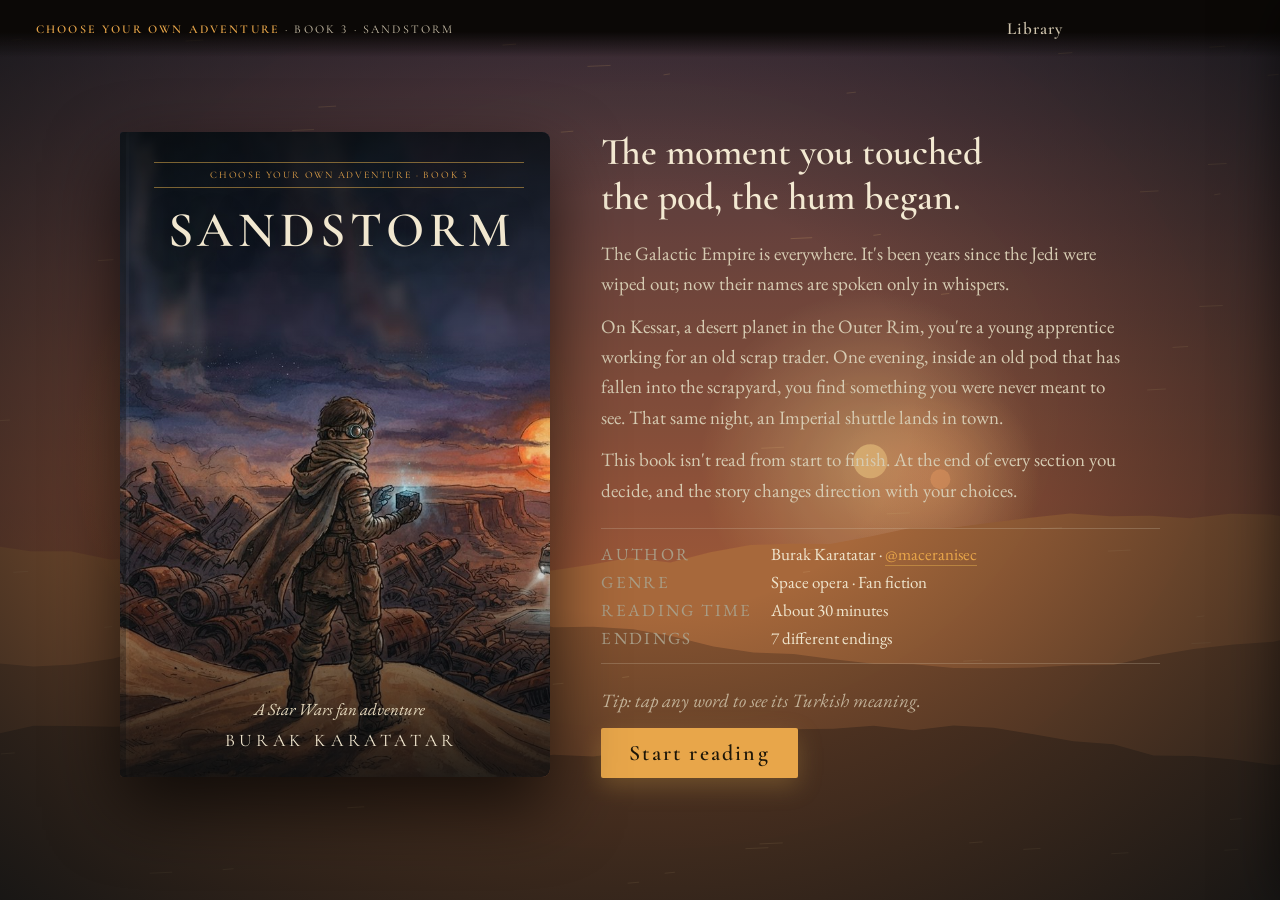
<file: kitaplar/kum-firtinasi-en/index.html>
<!DOCTYPE html>
<html lang="en">
<head>
<meta charset="utf-8">
<meta name="viewport" content="width=device-width, initial-scale=1">
<title>Sandstorm</title>
<link rel="preconnect" href="https://fonts.googleapis.com">
<link rel="preconnect" href="https://fonts.gstatic.com" crossorigin>
<link href="https://fonts.googleapis.com/css2?family=Cormorant+Garamond:ital,wght@0,500;0,600;1,500&family=EB+Garamond:ital,wght@0,400;0,500;1,400&family=Caveat:wght@500;600&display=swap" rel="stylesheet">
<script type="application/json" id="book-meta">
{
  "id": "kum-firtinasi-en",
  "seri": "Choose Your Own Adventure",
  "kitapNo": 3,
  "baslik": "Sandstorm",
  "altBaslik": "A Star Wars fan adventure",
  "yazar": "Burak Karatatar",
  "instagram": "https://www.instagram.com/maceranisec/",
  "instagramKullanici": "maceranisec",
  "slogan": "The moment you touched the pod, the hum began.",
  "tur": "Space opera · Fan fiction",
  "okumaSuresi": "About 30 minutes",
  "sonSayisi": 7,
  "kapak": "img/kapak.jpg",
  "kapakYedek": "img/kapsul.jpg",
  "dil": "en",
  "kaynak": "kum-firtinasi",
  "sonAnahtari": "kum-firtinasi-en-sonlar",
  "kutuphane": "../../index.html"
}
</script>
<style>
/* Tek tema bilerek: karanlık bir oda, masada açık bir kitap, arkada fırtınalı pencere.
   Düzen: masaüstünde iki sayfalı açık kitap (solda levha ve bekçinin kaydı, sağda metin), telefonda tek sayfa. */
:root {
  --night: #0c1012;        /* oda, kitabın dışı */
  --paper: #efe6d1;        /* sayfa */
  --paper-edge: #e2d6bb;   /* sayfa kenarı, cilt gölgesi */
  --ink: #2b241d;          /* metin mürekkebi */
  --faded: #75685a;        /* soluk mürekkep, ikincil metin */
  --rubric: #8d3a26;       /* kırmızı mürekkep: § numaraları, başharfler, süslemeler */
  --lamp: #e9b34f;         /* fener ışığı, kapak vurgusu */
  --display: "Cormorant Garamond", "Iowan Old Style", Georgia, serif;
  --body: "EB Garamond", "Iowan Old Style", Georgia, serif;
  --hand: "Caveat", "Segoe Print", "Bradley Hand", cursive;
  --cloth: #3b2520;        /* cilt kumaşı */
  color-scheme: light;
}
* { box-sizing: border-box; }
html, body { height: 100%; margin: 0; }
body { background: var(--night); color: var(--ink); font-family: var(--body); overflow: hidden; }
canvas#sea { position: fixed; inset: 0; width: 100%; height: 100%; display: block; opacity: 0.42; }
.vignette { position: fixed; inset: 0; pointer-events: none; background: radial-gradient(ellipse at 50% 45%, rgba(12,16,18,0) 30%, rgba(12,16,18,0.85) 100%); }

/* üst şerit */
.top {
  background: linear-gradient(var(--night) 55%, rgba(12,16,18,0));
  position: fixed; top: 0; left: 0; right: 0; z-index: 4;
  display: flex; align-items: center; justify-content: space-between; gap: 12px; flex-wrap: wrap;
  padding: 12px clamp(16px, 3vw, 36px);
  font-family: var(--display); color: #cfc4ad;
}
.top .series { font-size: 12px; letter-spacing: 0.18em; text-transform: uppercase; }
.top .series b { color: var(--lamp); font-weight: 600; }
.top nav { display: flex; gap: 6px; align-items: center; flex-wrap: wrap; }
.link {
  font-family: var(--display); font-size: 17px; font-weight: 600; letter-spacing: 0.06em;
  background: none; border: 0; color: #cfc4ad; cursor: pointer; padding: 6px 10px; border-radius: 2px;
}
.link:hover { color: var(--lamp); }
a.link { text-decoration: none; }
.link:focus-visible, .choice:focus-visible, .btn:focus-visible { outline: 2px solid var(--lamp); outline-offset: 3px; }
.confirm { display: none; gap: 4px; align-items: center; font-style: italic; color: #cfc4ad; font-size: 16px; }
.confirm.show { display: inline-flex; }

main { position: relative; z-index: 2; height: 100%; overflow-y: auto; padding: 64px clamp(10px, 3vw, 40px) 40px; }

/* ---------- açık kitap ---------- */
.book {
  max-width: 1120px; margin: 0 auto;
  display: grid; grid-template-columns: 1fr 1fr;
  background: var(--paper);
  border-radius: 3px 6px 6px 3px;
  box-shadow: 0 30px 80px rgba(0,0,0,0.6), 0 0 0 1px rgba(0,0,0,0.25), 0 6px 0 -2px #d9ccad, 0 10px 0 -4px #cdbf9e;
  position: relative;
}
.book::before { /* cilt */
  content: ""; position: absolute; top: 0; bottom: 0; left: 50%; width: 70px; transform: translateX(-50%); pointer-events: none;
  background: linear-gradient(90deg, rgba(0,0,0,0) 0%, rgba(80,60,30,0.10) 38%, rgba(40,28,10,0.28) 50%, rgba(80,60,30,0.10) 62%, rgba(0,0,0,0) 100%);
}
.leaf {
  position: relative; padding: 46px clamp(26px, 4vw, 58px) 54px;
  background-image:
    radial-gradient(rgba(120,95,55,0.07) 1px, transparent 1px),
    radial-gradient(rgba(120,95,55,0.05) 1px, transparent 1px);
  background-size: 7px 7px, 11px 11px; background-position: 0 0, 3px 5px;
  min-height: min(760px, calc(100vh - 110px));
}
.leaf.left { border-right: 1px solid rgba(120,95,55,0.15); }
.folio { position: absolute; bottom: 20px; left: 0; right: 0; text-align: center; font-family: var(--display); font-size: 15px; color: var(--faded); letter-spacing: 0.1em; }

/* sol sayfa: levha + kayıt */
.plate { display: flex; flex-direction: column; gap: 22px; }
.act-title { text-align: center; font-family: var(--display); text-transform: uppercase; letter-spacing: 0.22em; font-size: 13.6px; color: var(--rubric); }
.act-title span { display: block; font-size: 30px; letter-spacing: 0.06em; color: var(--ink); font-variant: normal; text-transform: none; font-weight: 600; margin-top: 2px; }
.ill { margin: 0; padding: 10px; background: #f6efdf; border: 1px solid rgba(80,60,30,0.25); box-shadow: inset 0 0 0 4px var(--paper), inset 0 0 0 5px rgba(80,60,30,0.25); }
.ill img { display: block; width: 100%; aspect-ratio: 16 / 9; object-fit: cover; filter: sepia(0.18) contrast(1.02); }
.ill figcaption { text-align: center; font-style: italic; font-size: 16px; color: var(--faded); margin-top: 8px; }
.log { border-top: 1px solid rgba(80,60,30,0.3); border-bottom: 1px solid rgba(80,60,30,0.3); padding: 14px 4px; display: grid; grid-template-columns: repeat(3, 1fr); text-align: center; gap: 6px; }
.log div { font-size: 11.2px; color: var(--faded); text-transform: uppercase; letter-spacing: 0.12em; }
.log b { display: block; font-family: var(--display); font-size: 30px; color: var(--ink); font-weight: 600; letter-spacing: 0.02em; font-variant-numeric: lining-nums tabular-nums; text-transform: none; }
.margin-note { font-style: italic; font-size: 18px; line-height: 1.55; color: var(--faded); text-align: center; padding: 0 10px; text-wrap: balance; }
.fleuron { text-align: center; color: var(--rubric); font-size: 22px; letter-spacing: 0.6em; }

/* sağ sayfa: metin */
.sect { text-align: center; font-family: var(--display); color: var(--rubric); font-size: 22px; font-weight: 600; letter-spacing: 0.08em; }
.sect::before, .sect::after { content: "❧"; font-size: 16px; margin: 0 12px; position: relative; top: -2px; opacity: 0.8; }
.sect::before { display: inline-block; transform: scaleX(-1); }
.leaf h2 { font-family: var(--display); font-weight: 600; font-size: 24px; text-align: center; margin: 6px 0 4px; text-transform: uppercase; letter-spacing: 0.08em; text-wrap: balance; }
.kind { text-align: center; font-style: italic; color: var(--rubric); font-size: 17px; margin-bottom: 4px; }
.text { margin-top: 22px; }
.text p { font-size: 20px; line-height: 1.58; margin: 0 0 12px; text-align: justify; hyphens: auto; -webkit-hyphens: auto; text-indent: 1.4em; }
.text p.lead, .text p.first { text-indent: 0; }
.text p.lead::first-letter { float: left; font-family: var(--display); font-weight: 600; color: var(--rubric); font-size: 76px; line-height: 0.82; padding: 6px 8px 0 0; }
.text p.quote { font-style: italic; text-indent: 0; margin: 4px 1.6em 14px; text-align: left; color: #3d342b; }
.sub { font-family: var(--display); text-transform: uppercase; letter-spacing: 0.2em; color: var(--rubric); font-size: 13.6px; text-align: center; margin: 26px 0 10px; }
.fates { list-style: none; padding: 0; margin: 0; }
.fates li { font-size: 18px; line-height: 1.5; padding: 7px 0; border-bottom: 1px dotted rgba(80,60,30,0.35); }
.fates b { text-transform: uppercase; letter-spacing: 0.06em; font-size: 15.2px; margin-right: 6px; }
.the-end { text-align: center; font-family: var(--display); font-size: 40px; letter-spacing: 0.4em; color: var(--ink); margin: 30px 0 4px; padding-left: 0.4em; }
.missed { list-style: none; padding: 0; margin: 0; }
.missed li { font-style: italic; color: var(--faded); font-size: 17px; text-align: center; padding: 3px 0; }
.tally { text-align: center; font-style: italic; color: var(--faded); font-size: 16px; margin-top: 14px; }

/* seçenekler: oyun kitabı yönergesi */
.choices { margin-top: 26px; border-top: 1px solid rgba(80,60,30,0.3); padding-top: 14px; display: flex; flex-direction: column; }
.choice {
  display: flex; align-items: baseline; gap: 10px; width: 100%; text-align: left; cursor: pointer;
  background: none; border: 0; border-bottom: 1px dotted rgba(80,60,30,0.3); padding: 11px 4px;
  font-family: var(--body); font-size: 19px; line-height: 1.4; color: var(--ink);
}
.choice .ct { flex: 1; font-style: italic; }
.choice .cn { font-family: var(--display); font-weight: 600; font-size: 20px; color: var(--rubric); white-space: nowrap; font-variant-numeric: lining-nums; }
.choice:hover .ct { text-decoration: underline; text-decoration-color: var(--rubric); text-underline-offset: 4px; }
.choice:hover { background: rgba(141,58,38,0.05); }

/* sayfa çevirme */
@keyframes ink { from { opacity: 0.1; transform: translateX(10px); } to { opacity: 1; transform: none; } }

/* ---------- kapak ---------- */
.cover-wrap { max-width: 1040px; margin: 0 auto; display: grid; grid-template-columns: minmax(280px, 430px) 1fr; gap: clamp(24px, 4vw, 56px); align-items: center; min-height: calc(100vh - 120px); }
.cover {
  container-type: inline-size;
  position: relative; aspect-ratio: 2 / 3; border-radius: 3px 8px 8px 3px; overflow: hidden;
  background: #101619 center / cover no-repeat;
  box-shadow: 0 30px 70px rgba(0,0,0,0.7), inset 6px 0 0 rgba(0,0,0,0.25), inset 9px 0 0 rgba(255,255,255,0.05);
  color: #f1e7cf; display: flex; flex-direction: column; justify-content: space-between; padding: 30px 26px 26px 34px;
}
.cover::before { content: ""; position: absolute; inset: 0; background: linear-gradient(rgba(6,10,12,0.78) 0%, rgba(6,10,12,0.05) 38%, rgba(6,10,12,0.05) 62%, rgba(6,10,12,0.85) 100%); }
.cover > * { position: relative; }
.cover .band { font-family: var(--display); text-transform: uppercase; letter-spacing: 0.18em; font-size: clamp(9px, 2.7cqi, 12.5px); white-space: nowrap; text-align: center; color: var(--lamp); border-top: 1px solid rgba(233,179,79,0.5); border-bottom: 1px solid rgba(233,179,79,0.5); padding: 6px 0; }
.cover h1 { font-family: var(--display); font-weight: 600; font-size: clamp(44px, 19cqi, 88px); letter-spacing: 0.16em; text-align: center; margin: 18px 0 0; padding-left: 0.16em; line-height: 1; text-shadow: 0 2px 24px rgba(0,0,0,0.6); }
.cover .subt { text-align: center; font-style: italic; font-size: clamp(15px, 4.6cqi, 20px); margin-bottom: 10px; color: #e4d8bd; }
.cover .author { text-align: center; font-family: var(--display); font-size: clamp(14px, 4.8cqi, 20px); letter-spacing: 0.26em; text-transform: uppercase; padding-left: 0.26em; white-space: nowrap; }
.backcover { color: #e6dcc4; }
.backcover .slogan { font-family: var(--display); font-size: clamp(28px, 3.2vw, 38px); line-height: 1.2; font-weight: 600; color: #f3e9d2; margin: 0 0 18px; text-wrap: balance; }
.backcover p { font-size: 19px; line-height: 1.6; margin: 0 0 12px; max-width: 58ch; color: #d6cbb2; }
.colophon { display: grid; grid-template-columns: auto 1fr; gap: 6px 18px; margin: 22px 0; padding: 14px 0; border-top: 1px solid rgba(214,203,178,0.25); border-bottom: 1px solid rgba(214,203,178,0.25); font-size: 17px; }
.colophon dt { text-transform: uppercase; letter-spacing: 0.14em; color: #a99d86; }
.colophon dd { margin: 0; color: #efe5cd; }
.btn {
  font-family: var(--display); font-size: 22px; font-weight: 600; letter-spacing: 0.1em;
  background: var(--lamp); color: #1d1608; border: 0; padding: 12px 28px; border-radius: 2px; cursor: pointer;
  box-shadow: 0 8px 24px rgba(233,179,79,0.25);
}
.btn:hover { background: #f2c56a; }

/* ---------- defter ---------- */
.drawer {
  position: fixed; top: 0; right: 0; bottom: 0; z-index: 6; width: min(400px, 92vw);
  background: var(--paper); color: var(--ink); box-shadow: -20px 0 50px rgba(0,0,0,0.5);
  transform: translateX(105%); transition: transform .35s ease; padding: 28px 28px 34px; overflow-y: auto;
}
.drawer.open { transform: none; }
.drawer::before { content: ""; position: absolute; top: 0; left: 28px; width: 14px; height: 70px; background: var(--rubric); clip-path: polygon(0 0, 100% 0, 100% 100%, 50% 82%, 0 100%); }
.drawer h3 { font-family: var(--display); text-transform: uppercase; letter-spacing: 0.2em; color: var(--rubric); font-size: 14.4px; margin: 26px 0 8px; text-align: center; }
.drawer h3:first-of-type { margin-top: 54px; }
.drawer ul { list-style: none; padding: 0; margin: 0; }
.drawer li { font-size: 17px; line-height: 1.5; padding: 8px 0; border-bottom: 1px dotted rgba(80,60,30,0.35); }
.drawer .empty { color: var(--faded); font-style: italic; }
.drawer-close { position: absolute; top: 14px; right: 16px; color: var(--ink); }

.toast {
  position: fixed; left: 50%; top: 58px; z-index: 7; transform: translate(-50%, -10px);
  font-style: italic; font-size: 18px; color: var(--paper); background: rgba(43,36,29,0.94);
  padding: 9px 18px; border-radius: 2px; border-left: 3px solid var(--rubric);
  opacity: 0; transition: opacity .4s, transform .4s; pointer-events: none; max-width: 90vw; text-align: center;
}
.toast.show { opacity: 1; transform: translate(-50%, 0); }

@media (max-width: 860px) {
  .book { grid-template-columns: 1fr; }
  .book::before { display: none; }
  .leaf { min-height: 0; padding: 30px 22px 50px; }
  .leaf.left { border-right: 0; border-bottom: 1px solid rgba(120,95,55,0.2); padding-bottom: 24px; }
  .plate { position: static; gap: 14px; }
  .log b { font-size: 24px; }
  .text p { font-size: 18.5px; text-align: left; }
  .leaf.left .folio { display: none; }
  main { padding-top: 92px; }
  .top .series { font-size: 13px; }
  .cover-wrap { grid-template-columns: 1fr; justify-items: center; }
  .cover { width: min(360px, 86vw); }
  .backcover { text-align: left; }
}
@media (prefers-reduced-motion: reduce) {
  .turn .leaf.right > *, .turn .leaf.left .plate { animation: none; }
  .drawer, .toast { transition: none; }
}

/* ===== kitap havası: cilt, sayfa kalınlığı, kurdele, sayfa başlıkları ===== */
.binding {
  max-width: 1150px; margin: 6px auto 30px; position: relative;
  background: var(--cloth); border-radius: 6px; padding: 12px 14px 14px;
  background-image: repeating-linear-gradient(45deg, rgba(255,255,255,0.025) 0 2px, transparent 2px 4px), repeating-linear-gradient(-45deg, rgba(0,0,0,0.08) 0 2px, transparent 2px 4px);
  box-shadow: 0 34px 80px rgba(0,0,0,0.65), inset 0 0 0 1px rgba(255,255,255,0.06), inset 0 0 30px rgba(0,0,0,0.5);
}
.binding .book { box-shadow: 0 2px 6px rgba(0,0,0,0.35); border-radius: 2px; perspective: 2400px; }
.edges { position: absolute; top: 16px; bottom: 18px; z-index: 0; border-radius: 2px;
  background: repeating-linear-gradient(90deg, #efe6d1 0 1px, #cfc1a0 1px 2px); }
.edges.l { right: calc(100% - 14px); }
.edges.r { left: calc(100% - 14px); }
.ribbon { position: absolute; z-index: 3; top: -6px; left: calc(50% + 14px); width: 11px; height: calc(100% + 46px); pointer-events: none;
  background: linear-gradient(90deg, #6f2a1b, #9b4430 45%, #7a2f1f); clip-path: polygon(0 0, 100% 0, 100% 100%, 50% calc(100% - 12px), 0 100%);
  box-shadow: 2px 0 4px rgba(0,0,0,0.3); opacity: 0.95; }
.leaf { background-color: var(--paper); }
.leaf.left { background-image:
    linear-gradient(90deg, rgba(90,65,30,0.10) 0%, rgba(90,65,30,0) 7%, rgba(90,65,30,0) 84%, rgba(70,50,20,0.16) 100%),
    radial-gradient(rgba(120,95,55,0.07) 1px, transparent 1px), radial-gradient(rgba(120,95,55,0.05) 1px, transparent 1px); }
.leaf.right { background-image:
    linear-gradient(90deg, rgba(70,50,20,0.16) 0%, rgba(90,65,30,0) 16%, rgba(90,65,30,0) 93%, rgba(90,65,30,0.10) 100%),
    radial-gradient(rgba(120,95,55,0.07) 1px, transparent 1px), radial-gradient(rgba(120,95,55,0.05) 1px, transparent 1px); }
.leaf { background-size: auto, 7px 7px, 11px 11px; background-position: 0 0, 0 0, 3px 5px; }
.runhead { position: absolute; top: 20px; left: 0; right: 0; text-align: center; font-family: var(--display); text-transform: uppercase; letter-spacing: 0.26em; font-size: 11.2px; color: var(--faded); }
.folio { bottom: 20px; text-align: left; padding: 0 clamp(26px, 4vw, 58px); font-variant-numeric: oldstyle-nums; font-size: 16px; }
.leaf.right .folio { text-align: right; }

/* bekçinin defteri: el yazısı kayıt */
.ledger { background: #f6eedb; border: 1px solid rgba(80,60,30,0.25); padding: 12px 16px 14px; transform: rotate(-0.6deg);
  background-image: repeating-linear-gradient(transparent 0 29px, rgba(70,90,120,0.22) 29px 30px); box-shadow: 0 2px 6px rgba(60,40,10,0.12); }
.ledger .lh { font-family: var(--display); text-transform: uppercase; letter-spacing: 0.2em; font-size: 10.4px; color: var(--rubric); }
.ledger .lv { font-family: var(--hand); font-size: 25px; line-height: 30px; color: #263a5a; }
.margin-note.hand { font-family: var(--hand); font-style: normal; font-size: 24px; line-height: 1.25; color: #263a5a; transform: rotate(-1.2deg); }
.margin-note .lbl { display: block; font-family: var(--body); font-style: italic; font-size: 16px; color: var(--faded); margin-bottom: 6px; }

/* seçenekler: içindekiler gibi noktalı çizgi */
.choice { border-bottom: 0; padding: 9px 2px; gap: 8px; }
.choice .ct { flex: 0 1 auto; }
.choice .lead-dots { flex: 1 1 24px; border-bottom: 2px dotted rgba(80,60,30,0.45); transform: translateY(-5px); min-width: 24px; }
.choice .cn::before { content: "§ "; font-size: 15px; }
.choices { border-top: 0; }
.choices::before { content: "❦"; display: block; text-align: center; color: var(--rubric); font-size: 20px; margin-bottom: 6px; }

/* sayfa çevirme */
.flip { position: absolute; top: 0; bottom: 0; left: 50%; width: 50%; z-index: 5; transform-origin: left center; transform-style: preserve-3d; pointer-events: none; animation: flip .85s cubic-bezier(.45,.05,.3,1) forwards; }
.flip .face { position: absolute; inset: 0; overflow: hidden; backface-visibility: hidden; -webkit-backface-visibility: hidden; }
.flip .face.back { transform: rotateY(180deg); }
.flip .face::after { content: ""; position: absolute; inset: 0; pointer-events: none; animation: shade .85s ease forwards; }
@keyframes flip { from { transform: rotateY(0deg); } to { transform: rotateY(-180deg); } }
@keyframes shade { 0% { background: rgba(40,28,10,0); } 50% { background: rgba(40,28,10,0.28); } 100% { background: rgba(40,28,10,0); } }
.hide-under { visibility: hidden; }
.lift { position: absolute; inset: 0; z-index: 5; transform-origin: left center; pointer-events: none; animation: lift .6s ease-in forwards; background: var(--paper); overflow: hidden; }
@keyframes lift { 0% { transform: perspective(1400px) rotateY(0); opacity: 1; box-shadow: 0 0 0 rgba(0,0,0,0); } 75% { opacity: 1; box-shadow: 20px 0 40px rgba(0,0,0,0.35); } 100% { transform: perspective(1400px) rotateY(-100deg); opacity: 0; } }

@media (max-width: 860px) {
  .binding { padding: 8px 8px 10px; }
  .edges, .ribbon { display: none; }
  .ledger .lv { font-size: 22px; }
  .runhead { top: 12px; }
}
@media (prefers-reduced-motion: reduce) { .flip, .lift { display: none; } }

/* ===== karar kartları ===== */
.choices { margin-top: 30px; gap: 12px; }
.choices::before { content: none; }
.decide { display: flex; align-items: center; gap: 14px; margin-bottom: 4px; font-family: var(--display); text-transform: uppercase; letter-spacing: 0.2em; font-size: 13.6px; color: var(--rubric); }
.decide::before, .decide::after { content: ""; flex: 1; height: 1px; background: linear-gradient(90deg, transparent, rgba(141,58,38,0.5)); }
.decide::after { background: linear-gradient(90deg, rgba(141,58,38,0.5), transparent); }
.choice {
  display: grid; grid-template-columns: 52px 1fr auto; align-items: center; gap: 14px;
  padding: 12px 16px 12px 12px; border: 1px solid rgba(80,60,30,0.22); border-radius: 3px;
  background: #f7f0de; box-shadow: inset 0 0 0 3px #f7f0de, inset 0 0 0 4px rgba(80,60,30,0.12), 0 1px 2px rgba(60,40,10,0.08);
  transition: transform .18s ease, box-shadow .18s ease, border-color .18s ease;
}
.choice:hover { background: #f9f3e4; border-color: rgba(141,58,38,0.55); transform: translateY(-2px);
  box-shadow: inset 0 0 0 3px #f9f3e4, inset 0 0 0 4px rgba(141,58,38,0.25), 0 8px 18px rgba(60,40,10,0.14); }
.choice .ct { font-style: normal; font-size: 19px; line-height: 1.35; }
.choice:hover .ct { text-decoration: none; }
.choice .lead-dots { display: none; }
.choice .seal {
  width: 46px; height: 46px; border-radius: 50%; display: grid; place-items: center;
  background: radial-gradient(circle at 35% 30%, #b45a40, #8d3a26 55%, #6e2a1a);
  box-shadow: inset 0 0 0 3px rgba(255,235,210,0.18), inset 0 -3px 6px rgba(0,0,0,0.25), 0 2px 3px rgba(60,20,10,0.3);
  color: #f6e9d0; font-family: var(--display); font-weight: 600; font-size: 19px; font-variant-numeric: lining-nums; letter-spacing: 0.02em;
}
.choice .seal.blank { background: radial-gradient(circle at 35% 30%, #a99a80, #85765e 60%, #6b5e49); font-size: 20px; }
.choice .go { font-style: italic; font-size: 15px; color: var(--rubric); opacity: 0; transform: translateX(-6px); transition: opacity .18s, transform .18s; white-space: nowrap; }
.choice:hover .go, .choice:focus-visible .go { opacity: 1; transform: none; }
@media (max-width: 860px) {
  .choice { grid-template-columns: 44px 1fr; padding: 11px 12px 11px 10px; }
  .choice .seal { width: 40px; height: 40px; font-size: 17px; }
  .choice .go { display: none; }
}
@media (prefers-reduced-motion: reduce) { .choice, .choice .go { transition: none; } .choice:hover { transform: none; } }

/* yumuşatılmış kararlar: durağanken basılı satır, üstüne gelince kart */
.choices { gap: 0; }
.choice {
  background: transparent; border: 0; border-radius: 3px; box-shadow: none;
  border-bottom: 1px solid rgba(80,60,30,0.18); padding: 12px 14px 12px 6px;
}
.choice:last-child { border-bottom: 0; }
.choice { grid-template-columns: 52px 1fr; }
.choice .go { display: none; }
.choice .seal { width: 42px; height: 42px; font-size: 18px; box-shadow: inset 0 0 0 2px rgba(255,235,210,0.16), 0 1px 2px rgba(60,20,10,0.25); transition: transform .18s ease; }
.choice:hover, .choice:focus-visible {
  background: #f7f0de; border-bottom-color: transparent; transform: translateY(-1px);
  box-shadow: 0 0 0 1px rgba(141,58,38,0.35), 0 6px 16px rgba(60,40,10,0.12);
}
.choice:hover .seal { transform: rotate(-8deg) scale(1.05); }
@media (hover: none) {
  .choice { padding-top: 13px; padding-bottom: 13px; }
  .choice:active { background: #f7f0de; box-shadow: 0 0 0 1px rgba(141,58,38,0.35); }
}
@media (prefers-reduced-motion: reduce) { .choice .seal { transition: none; } .choice:hover .seal { transform: none; } }

.ig { color: var(--lamp); text-decoration: none; border-bottom: 1px solid rgba(233,179,79,0.45); }
.ig:hover { color: #f2c56a; border-bottom-color: #f2c56a; }
.leaf .ig { color: var(--rubric); border-bottom-color: rgba(141,58,38,0.4); }

/* Cormorant'ın eski stil "1" rakamı "ı" gibi görünüyor: başlıklarda düz rakam */
body, .sect, .cover .band, .top .series, .choice .seal, h1, h2 { font-variant-numeric: lining-nums; }

/* Kum Fırtınası: pas kırmızısı mürekkep, koyu kahve cilt, iki güneşin amber ışığı */
:root {
  --night: #0b0806;
  --rubric: #9a3f22;
  --cloth: #2a1a12;
  --lamp: #e8a64a;
  --paper: #efe4cf; --paper-edge: #dccdb0;
}
canvas#sea { opacity: 0.85; }
.ribbon { background: linear-gradient(90deg, #6e2a16, #9a3f22 45%, #7a301a); }
.choice .seal { background: radial-gradient(circle at 35% 30%, #c4643c, #9a3f22 55%, #6a2912); }
.drawer::before { background: var(--rubric); }
.leaf .ig { color: var(--rubric); }
p.quote { font-style: italic; }
.cover h1 { font-size: clamp(34px, 13.5cqi, 64px); letter-spacing: 0.1em; padding-left: 0.1em; }


/* ---------- canlılık: görsel yavaşça yaklaşır, seçenekler sırayla gelir, kapak süzülür ---------- */
.ill .kb { overflow: hidden; }
.ill .kb img { animation: kb 20s ease-in-out infinite alternate; transform-origin: 50% 45%; }
@keyframes kb { from { transform: scale(1.02); } to { transform: scale(1.14) translate(-1.5%, -1%); } }
.choices .choice { animation: cin .55s cubic-bezier(.2,.8,.2,1) both; }
.choices .choice:nth-child(1) { animation-delay: .35s; } .choices .choice:nth-child(2) { animation-delay: .45s; }
.choices .choice:nth-child(3) { animation-delay: .55s; } .choices .choice:nth-child(4) { animation-delay: .65s; }
.choices .choice:nth-child(5) { animation-delay: .75s; } .choices .choice:nth-child(6) { animation-delay: .85s; }
@keyframes cin { from { opacity: 0; transform: translateY(10px); } to { opacity: 1; transform: none; } }
.cover { animation: coverfloat 7s ease-in-out infinite; }
@keyframes coverfloat { 0%, 100% { transform: translateY(0) rotate(-0.4deg); } 50% { transform: translateY(-8px) rotate(0.4deg); } }
.cover-wrap { position: relative; }
.cover-wrap::before { content: ""; position: absolute; left: 0; top: 50%; width: min(520px, 90vw); aspect-ratio: 1; transform: translate(-10%, -50%); pointer-events: none; z-index: -1;
  background: radial-gradient(closest-side, color-mix(in srgb, var(--lamp) 32%, transparent), transparent); animation: glow 6s ease-in-out infinite; }
@keyframes glow { 0%, 100% { opacity: 0.6; } 50% { opacity: 1; } }
.the-end { animation: endin 1.4s .2s cubic-bezier(.2,.8,.2,1) both; }
@keyframes endin { from { opacity: 0; letter-spacing: 0.9em; } to { opacity: 1; } }
@media (prefers-reduced-motion: reduce) { .ill .kb img, .choices .choice, .cover, .cover-wrap::before, .the-end { animation: none; } }
</style>
<link rel="icon" href="../../favicon.svg" type="image/svg+xml">
<link rel="icon" href="../../favicon-32.png" sizes="32x32" type="image/png">
<link rel="apple-touch-icon" href="../../apple-touch-icon.png">
</head>
<body>
<canvas id="sea" aria-hidden="true"></canvas>
<div class="vignette" aria-hidden="true"></div>

<header class="top">
  <div class="series"><b>Choose Your Own Adventure</b> · Book 3 · Sandstorm</div>
  <nav>
    <a class="link" id="lnk-lib" href="#" hidden>Library</a>
    <button class="link" id="btn-book" type="button">Notebook <span id="note-count"></span></button>
    <button class="link" id="btn-cover" type="button">Cover</button>
    <span class="confirm" id="confirm">Your reading will start over. Are you sure?
      <button class="link" id="btn-yes" type="button">Yes</button>
      <button class="link" id="btn-no" type="button">No</button>
    </span>
  </nav>
</header>

<main id="main"><div id="view"></div></main>

<aside class="drawer" id="drawer" aria-label="Notebook">
  <button class="link drawer-close" id="btn-close" type="button">Close</button>
  <h3>Your pockets</h3>
  <ul id="items"></ul>
  <h3>Your notes</h3>
  <ul id="notes"></ul>
  <h3>Endings found</h3>
  <ul id="endings"></ul>
</aside>

<div class="toast" id="toast" role="status"></div>

<script>
const ENDINGS = [
  { id: "isyan",    title: "Spark of Rebellion" },
  { id: "bedel",    title: "The Last Light" },
  { id: "golge",    title: "A Step into Shadow" },
  { id: "teslim",   title: "Surrender" },
  { id: "kacak",    title: "The Smuggler's Road" },
  { id: "kum",      title: "Beneath the Sand" },
  { id: "yalniz",   title: "Alone" }
];

const IMG = {
  kapsul: "img/kapsul.jpg", kup: "img/kup.jpg", mekik: "img/mekik.jpg",
  sena: "img/sena.jpg", "istasyon-yalniz": "img/istasyon-yalniz.jpg", engizitor: "img/engizitor.jpg",
  istasyon: "img/istasyon.jpg", garnizon: "img/garnizon.jpg", tapinak: "img/tapinak.jpg",
  yuzlesme: "img/yuzlesme.jpg", kalkis: "img/kalkis.jpg"
};

function flag(s, k) { s.f[k] = true; }
function has(s, k) { return !!s.f[k]; }
function rel(s, who, d, msg) { s.r[who] = (s.r[who] || 0) + d; if (msg) toast(msg); }
function note(s, t) { s.notes.push(t); }
// Is the cube in the lead box? (On the lie path Orrin opened the box and put the cube in your hand.)
function kutu(s) { return has(s, "KURSUN") && !has(s, "ORRIN_SERBEST"); }
function senaTanir(s) { return s.yer === "kantin" || s.senaTanisti; }

const S = {
  /* ================= ACT 1: THE SCRAPYARD ================= */
  d1: {
    act: 1, time: "17:40", ruzgar: 0.1, img: "kapsul", imgLabel: "The pod that fell into the scrapyard",
    title: "The Pod",
    text: () => [
      "Kessar's two suns are setting over the scrapyard at the same moment. The sand turns copper first, then fades to gray. The wind has died; among the heaps of scrap there's only the ticking of cooling metal.",
      "Orrin calls you to the far end of the scrapyard. The old trader still has a greasy wrench in his hand and a look on his face you've never seen before. In front of him, half buried where it split the sand, stands a rusted escape pod as tall as a man. Its hull is blackened; it must have burned coming through the atmosphere.",
      "\"Do you know who launched this?\" Orrin says. His voice is low. On the pod's hatch is a half-scraped emblem: once it was something with wings, now it's a smudge someone tried to erase with a knife.",
      "You don't know. But the moment you lay your hand on the pod's warm hull, a hum begins inside your ear, like a sound coming from very far away. It isn't the wind. The wind has died.",
      "On your shoulder, KT-4 clicks. The little repair droid turns its single eye to the pod and gives one short warning tone. You've never heard that sound before."
    ],
    choices: [
      { t: "Force the pod's hatch open", to: "d2", fx: (s) => { s.via = "ac"; rel(s, "kt4", -1); } },
      { t: "Ask Orrin: «Why are you so afraid?»", to: "d2", fx: (s) => { s.via = "sor"; rel(s, "orrin", 1, "Orrin was surprised that you asked him something."); } },
      { t: "Tell KT-4 to scan the pod", to: "d2", fx: (s) => { s.via = "tara"; rel(s, "kt4", 1); } }
    ]
  },

  d2: {
    act: 1, time: "17:55", ruzgar: 0.12,
    title: "The Stone Cube",
    text: (s) => {
      const p = [];
      if (s.via === "ac") p.push("You jam the crowbar into the edge of the hatch and throw your weight on it. KT-4 beeps frantically on your shoulder; you ignore it. The hatch opens with a groan, and a hot, burnt-smelling air rolls out.");
      if (s.via === "sor") p.push("Orrin doesn't answer for a long time. Then he drops the wrench on the sand. \"The last time I saw that emblem, I was young,\" he says. \"Most of the people who saw it aren't alive anymore.\" He opens the hatch himself, slowly, the way you'd open a grave.");
      if (s.via === "tara") p.push("KT-4 circles the pod once and slips its thin arm through a hole. A single line appears on its screen: «No life signs. No power source. Unknown energy signature.» Then it unlocks the hatch itself.");
      p.push("The pod is empty. The seat straps have been cut, the control panel torn out. Someone escaped from here, or was taken from here.");
      p.push("But under the seat, wrapped in a scrap of cloth, is something the size of your palm. You unwrap it. A dark cube, like stone, its faces carved with fine lines. The moment your fingers touch it, a pale blue light stirs inside the lines, like a breath taken and let out.");
      p.push("The hum grows stronger. Orrin takes a step back. \"A holocron,\" he says, as if even saying the word were forbidden. \"A Jedi's.\"");
      p.push("On the horizon, where the last sun went down, a light appears. Not a star. It grows slowly. The landing lights of a shuttle coming down toward the town.");
      return p;
    },
    choices: [
      { t: "Put the cube in your pocket", to: "d3", fx: (s) => { s.kup = "sen"; flag(s, "HOLOKRON"); } },
      { t: "Give the cube to Orrin", to: "d3", fx: (s) => { s.kup = "orrin"; rel(s, "orrin", 1, "Without a word, Orrin put the cube in the inside pocket of his jacket."); } },
      { t: "Put the cube back in the pod and close the hatch", to: "d3", fx: (s) => { s.kup = "kapsul"; } }
    ]
  },

  d3: {
    act: 1, time: "18:40", ruzgar: 0.2,
    title: "The Announcement",
    text: (s) => {
      const p = [];
      if (s.kup === "sen") p.push("The cube is heavy in your pocket. Stone or not, it has a faint warmth, as if it were beating somewhere close to your heart.");
      if (s.kup === "orrin") p.push("Orrin has put the cube in his jacket's inside pocket and buttoned it. As he walks, his hand stays on that pocket.");
      if (s.kup === "kapsul") p.push("You closed the pod's hatch and pulled two layers of scrap tarp over it. From a distance it looks like one of a hundred rusty heaps.");
      p.push("The shuttle sets down in the dusty square of the town of Varn. Even after its engines fall silent, the town doesn't: doors slam, shutters come down, a child's name is shouted twice, then silence.");
      p.push("The old loudspeakers in the square crackle. A flat voice, as if reading from a recording:");
      p.push({ q: "To the residents of Varn. This evening an escape pod fell in your area. It contains an item belonging to the Empire. Whoever finds the pod or the item will hand it over to the garrison by morning. The reward is five thousand credits. Those who hide it will be tried for treason against the Empire." });
      p.push("Five thousand credits. You and Orrin don't make that much in a year.");
      if (s.kup === "kapsul") p.push("Orrin speaks through his teeth: \"They'll find the pod with a scan, kid. By morning they'll turn over every heap of scrap. Leaving the cube there is handing it to them gift-wrapped.\"");
      else p.push("Orrin looks at you. He doesn't say anything. He doesn't need to.");
      return p;
    },
    choices: [
      { t: "Go to the Dry Well: look for a way off the planet", to: "d4", fx: (s) => { s.yer = "kantin"; } },
      { t: "Go to the square, see who has come", to: "d3b" },
      { t: "Run to the scrapyard, take the cube back from the pod", to: "d5", if: (s) => s.kup === "kapsul", fx: (s) => { s.kup = "sen"; flag(s, "HOLOKRON"); s.geriAldi = true; } },
      { t: "Go back to the workshop, lock the door", to: "d5", if: (s) => s.kup !== "kapsul" }
    ]
  },

  d3b: {
    act: 1, time: "18:55", ruzgar: 0.2, img: "mekik", imgLabel: "The shuttle landing in the square",
    title: "The Square",
    enter: (s) => { flag(s, "GORDU"); },
    text: (s) => [
      "You crouch in the shadow of the water tank at the edge of the square. KT-4 sits motionless on your shoulder, the light of its single eye dimmed.",
      "The shuttle's ramp comes down. First come the white-armored stormtroopers, in two rows, their steps in unison. Then an officer with a data tablet. Last of all, unhurried, someone tall: a black coat reaching to the ground, a gray armored collar at the neck. His face is pale, almost bloodless.",
      "The town doesn't know who he is. Neither do you. But you remember something Orrin told you once, one winter night, lowering his voice: the Empire's Jedi hunters. Inquisitors.",
      "The man stops in the middle of the square. He closes his eyes. For a while he just waits, as if listening to the wind. Then he slowly turns his head. Right toward where you're hiding." + (s.kup === "sen" ? " The cube in your pocket warms for a moment." : ""),
      "When he opens his eyes, his gaze slides past over the water tank. He didn't see you. You think he didn't."
    ],
    choices: [
      { t: "Head to the Dry Well, don't stay here", to: "d4", fx: (s) => { s.yer = "kantin"; } },
      { t: "Go back to the workshop, tell Orrin what you saw", to: "d5", fx: (s) => { s.anlatti = true; } }
    ]
  },

  d4: {
    act: 1, time: "19:30", ruzgar: 0.25, img: "sena", imgLabel: "Sena at the Dry Well",
    title: "The Dry Well",
    text: (s) => {
      const p = [];
      if (has(s, "GORDU")) p.push("The closed eyes of the man in the square are still on your mind. When you push open the door of the Dry Well and step inside, a shiver still runs down your back.");
      p.push("The Dry Well is Varn's only cantina. Lamps hanging from the ceiling, smoke, watered-down drinks and tables where nobody asks anybody's name. Tonight half the tables are empty. Everyone heard the announcement.");
      p.push("At the corner table sits a woman you've never seen before. She's wearing a worn brown pilot's jacket; the patch on the shoulder has been torn off, and only the stitch marks are left. She's watching the door, one hand under the table.");
      p.push("\"There are no ships out of this town,\" she says before you've asked anything. \"I know, I asked. Mine's at the garrison, impounded.\" She sizes you up. \"You're the scrap dealer's apprentice, aren't you? Orrin's.\" You nod.");
      p.push("\"Sena.\" She doesn't offer her hand. \"My ship came down because of a fuel coil. And the Empire loves a ship that can't fly; they impound it on the spot. If I find a coil, and a way through the garrison gate, I won't be here tonight.\" She stops and looks at you. \"Is there a coil in Orrin's scrapyard?\"");
      p.push("There is. One. Orrin hasn't sold it to anyone in years.");
      return p;
    },
    choices: [
      { t: "Tell her about the cube", to: "d5", fx: (s) => { flag(s, "SENA_BILIYOR"); flag(s, "TELSIZ"); rel(s, "sena", 2, "Sena has decided to trust you."); note(s, "Sena: «A Jedi holocron? Then we both need to get out of here tonight.» She gave you a radio."); } },
      { t: "Offer the coil, if she takes you along", to: "d5", fx: (s) => { flag(s, "ANLASMA"); flag(s, "TELSIZ"); rel(s, "sena", 1); note(s, "You made a deal with Sena: a seat in exchange for the coil. She gave you a radio."); } },
      { t: "Say nothing, get up and leave", to: "d5" }
    ]
  },

  d5: {
    act: 1, time: "22:30", ruzgar: 0.3, img: "kup", imgLabel: "The stone cube",
    title: "The Hum",
    text: (s) => {
      const p = [];
      if (has(s, "SENA_BILIYOR")) p.push("When Sena heard about the cube her face changed. \"A Jedi holocron?\" she said quietly. \"Then we both need to get out of here tonight.\" She took an old radio from under the table and handed it to you. \"Channel four. If you need me.\"");
      else if (has(s, "ANLASMA")) p.push("When Sena heard about the coil she smiled for the first time. \"Deal. Bring the coil, and I'll save you a seat.\" She took an old radio from under the table and handed it to you. \"Channel four.\"");
      else if (s.yer === "kantin") p.push("You left the Dry Well without a word. Sena watched you go and said nothing.");
      if (s.kapsuldenAldi) p.push("Before going back to the workshop you stopped by the scrapyard. You pulled back the tarp and opened the hatch; the cube was under the seat, where you'd left it. Far away, at the other end of town, scanner lights had begun to sweep across the sand.");
      if (s.geriAldi) p.push("You ran to the scrapyard. You pulled back the tarp and opened the hatch; the cube was under the seat, where you'd left it. When you took it in your palm it warmed, and the blue light flared for a moment and faded.");
      if (s.anlatti) p.push("You told Orrin what you saw in the square. The black coat, the gray collar, the closed eyes. For a long time Orrin said nothing, then he pulled down every shutter in the workshop, one by one.");
      p.push("Night in the workshop. Orrin is in the back room, at an old radio, listening to Imperial channels. KT-4 is charging on the workbench, its single eye half closed.");
      p.push(s.eskiKup === "orrin"
        ? "The cube is in Orrin's iron safe. But even through the safe you can hear it: that hum, inside your ear, sounding more and more like a voice. Orrin opens the safe and holds the cube out to you. \"It's calling you,\" he says. \"Not me.\""
        : "The cube is on the workbench in front of you. The hum isn't inside your ear anymore; it seems to come from everywhere in the room. And it sounds more and more like a voice.");
      p.push("When you lay your fingers on its surface, the light in the lines grows stronger. For a moment, a very short moment, a face appears before your eyes: a tired woman with short hair, her lips moving as if she wanted to say something. Then it's gone.");
      p.push("Orrin stands in the doorway of the back room. \"They're talking on the radio,\" he says. \"They've started scanning. They found the pod. They found it empty.\"");
      return p;
    },
    enter: (s) => { if (s.kup === "kapsul") { s.kapsuldenAldi = true; } if (s.kup !== "sen") { s.eskiKup = s.kup; s.kup = "sen"; flag(s, "HOLOKRON"); } },
    choices: [
      { t: "Listen to the cube, try to see that face again", to: "d6", fx: (s) => { flag(s, "VIZYON"); note(s, "The woman in the cube: «Whoever finds me… I'm no longer on Kessar. But the crystal is still there, under the garrison. Don't leave it to them.»"); } },
      { t: "Shut the cube in the lead-lined toolbox", to: "d6", fx: (s) => { flag(s, "KURSUN"); note(s, "You shut the cube in the lead-lined box. The hum stopped."); } },
      { t: "Ask Orrin: «How do you know about this?»", to: "d6", fx: (s) => { flag(s, "ORRIN_HIKAYE"); rel(s, "orrin", 1, "Orrin told you what he hadn't told anyone in years."); note(s, "Orrin: He was a smuggler in his youth. Twice he got a Jedi off this desert. The third time, he didn't make it."); } }
    ]
  },

  d6: {
    act: 1, time: "23:50", ruzgar: 0.5, img: "engizitor", imgLabel: "The Inquisitor at the door",
    title: "The Door",
    text: (s) => {
      const p = [];
      if (has(s, "VIZYON")) p.push("You close your eyes and hold the cube between your palms. The woman's face appears again, this time with her voice: «Whoever finds me… I'm no longer on Kessar. But the crystal is still there, under the garrison. Don't leave it to them.» Then the light fades and your hand trembles.");
      if (has(s, "KURSUN")) p.push("You put the cube in Orrin's lead-lined toolbox and close the lid. The hum stops at once. The silence is so sudden that your ears ring. Orrin nods: \"Scanners can't get through lead. Maybe his eye can't either.\"");
      if (has(s, "ORRIN_HIKAYE")) p.push("Orrin leans against the workbench. \"When I was young I was a smuggler,\" he says. \"Twice I got a Jedi off this desert. The third time, I didn't make it. After that I never set foot on a ship again.\" He looks at the cube. \"Whoever this belongs to, someone must be waiting for it.\"");
      p.push("Ten minutes to midnight. The wind is rising; sand begins to pelt the workshop's tin roof. A sandstorm is coming.");
      p.push("Then there's a knock at the door. Three times, calm, evenly spaced.");
      p.push("Orrin opens the door. On the threshold " + (has(s, "GORDU") ? "stands the man from the square: black coat, gray collar, pale face." : "stands a tall man: a black coat reaching to the ground, a gray armored collar at the neck, a face so pale it's almost bloodless.") + " Behind him, two stormtroopers, half visible in the dust of the storm." + (has(s, "GORDU") ? " His gaze passes over Orrin's shoulder and finds you directly. He saw you in the square. He did." : ""));
      p.push("\"Good evening,\" he says. His voice is soft, almost polite. \"I am the Seventh Brother. Tonight I am looking for something that was lost.\"" + (has(s, "KURSUN") ? " He closes his eyes and waits. His brows knit slightly, as if he should be hearing something and isn't." : " He doesn't need to close his eyes. He turns his head toward the workbench, to where the cube is, and smiles."));
      if (!has(s, "GORDU")) p.push("The color drains from Orrin's face. Without turning to you, barely moving his lips, he whispers a single word: \"Inquisitor.\" You remember what he told you one winter night: the Empire's Jedi hunters. Inquisitors.");
      return p;
    },
    choices: [
      { t: "Give him the cube", to: "e_teslim" },
      { t: "Lie: «There's nothing here but scrap.»", to: "act1_end", fx: (s) => { s.kacis = "yalan"; } },
      { t: "Escape into the storm with KT-4 through the back door", to: "act1_end", fx: (s) => { s.kacis = "arka"; } },
      { t: "Call Sena on the radio, stall", to: "act1_end", if: (s) => has(s, "TELSIZ"), fx: (s) => { s.kacis = "sena"; } }
    ]
  },

  act1_end: {
    act: 1, time: "00:20", ruzgar: 0.85,
    actEnd: true, next: { t: "Go on to Act 2", to: "e1" },
    title: "Sandstorm",
    enter: (s) => {
      if (s.kacis === "sena") flag(s, "ORRIN_YANINDA");
      else if (s.kacis === "yalan" && has(s, "KURSUN")) flag(s, "ORRIN_SERBEST");
      else flag(s, "ORRIN_ESIR");
      flag(s, "HOLOKRON");
    },
    text: (s) => {
      const p = [];
      if (s.kacis === "yalan" && has(s, "KURSUN")) {
        p.push("\"There's nothing here but scrap,\" you say. Your voice doesn't shake, and that surprises you.");
        p.push("The Inquisitor looks at you for a long time. Then he walks slowly through the workshop, running his fingers along the shelves; he passes the lead box and doesn't stop. \"The storm is dying down,\" he says at the door. \"I'll be back at dawn. Until then, try to remember.\" He leaves.");
        p.push("The moment the door closes, Orrin opens the box and holds the cube out to you. \"Don't wait for dawn,\" he says. \"Go now. I'll stay here and lie again. They believe an old man.\" He hugs you; Orrin never hugs anyone.");
      } else if (s.kacis === "yalan") {
        p.push("\"There's nothing here but scrap,\" you say.");
        p.push("Without dropping his smile, the Inquisitor walks to the workbench. He raises his hand; the cube stirs on the bench, as if pulled by an invisible thread. At that moment Orrin hurls the heavy wrench in his hand at the lamp. Darkness. A shout. Orrin's voice: \"Take the cube and run!\"");
        p.push((has(s, "KURSUN") ? "You grab the lead box" : "You grab the cube") + " and dive out the back door into the storm. KT-4 clings to your shoulder, beeping like a scream. Behind you, inside the workshop, something topples, glass breaks. Then Orrin's voice cuts off.");
      } else if (s.kacis === "arka") {
        p.push((has(s, "KURSUN") ? "You grab the lead box" : "You grab the cube") + " and lunge for the back door. \"Stop,\" the Inquisitor says calmly; it isn't even an order. Orrin steps in front of the door and spreads his arms wide. \"Why not deal with an old scrap man for a bit, sir.\"");
        p.push("You plunge into the storm. KT-4 clings to your shoulder, its eye dimmed. You look back once: in the workshop doorway, behind a curtain of sand, two stormtroopers are dragging Orrin out by the arms.");
      } else {
        p.push("You whisper into the radio: \"Channel four. Sena. Orrin's workshop. Now.\" Then you turn to the Inquisitor and start talking: the pod, the scrapyard, the weather, whatever comes. Orrin understands and starts talking too; the two of you, one old, one young, launch into a ridiculous haggle over scrap.");
        p.push("Just as the Inquisitor's patience is running out, the back wall of the workshop shakes with the roar of an engine. Sena's sand speeder, headlights blazing, pulls up at the back door. \"Get on!\" You pull Orrin by the arm and jump onto the speeder. " + (has(s, "KURSUN") ? "The lead box is under your arm." : "The cube is in your pocket.") + " The speeder dives into the storm; behind you a red light flares for a moment and vanishes in the curtain of sand.");
      }
      p.push("The sandstorm is everywhere now. No sky, no horizon; only wind and sand." + (s.kacis === "sena" ? "" : " ") + (s.kacis === "sena" ? "" : has(s, "KURSUN") && s.kacis !== "yalan" ? "The lead box is under your arm; the cube inside is silent, but you feel its weight." : "The cube beats in your pocket, its hum blending with the sound of the storm."));
      p.push(has(s, "ANLASMA") || has(s, "SENA_BILIYOR")
        ? "Sena's ship sits impounded at the garrison. The coil is still in Orrin's scrapyard. Tonight, the only way off Kessar goes through the garrison."
        : has(s, "ORRIN_SERBEST") ? "The Inquisitor will be back at dawn. The only way off Kessar is through the ships at the garrison, and there are only a few hours until dawn." : "The only way off Kessar is through the ships at the garrison. And there's no one left in town who doesn't know who you are.");
      return p;
    }
  },

  e_teslim: {
    act: 1, time: "00:05", ruzgar: 0.6,
    end: { id: "teslim", kind: "Early ending" },
    title: "Surrender",
    text: (s) => [
      "You gave him the cube. You were afraid; who wouldn't be? But on the very first night, in a scrap dealer's workshop, you handed the thing that was whispering to you over to someone else with your own hand.",
      "The Inquisitor weighs the cube in his palm. The light flutters in the lines for a moment, then goes out. \"Wise,\" he says. \"Most people don't understand that until the very end.\" He leaves the five thousand credits on the workbench; you don't need to count them.",
      "On his way out he stops and turns to you. \"You heard it, didn't you?\" he asks. You don't answer. He smiles. \"We'll talk again one day.\""
    ],
    sabah: "In the morning the shuttle lifts off. The town opens its shutters again. Orrin doesn't speak to you all day.",
    akibet: (s) => [
      ["You", "With the credits you paid off Orrin's debts. The hum never came again. Some nights you realize you miss it."],
      ["Orrin", "He left you the workshop. His last words were: «Whatever falls into the scrap, ask who it belongs to first. We didn't ask.»"],
      ["The cube", "In an Imperial vault, on a shelf with no name."],
      s.yer === "kantin" ? ["Sena", has(s, "TELSIZ") ? "The radio never crackled again." : "You never saw her again."] : ["KT-4", "In the scrapyard, always beside you. Some nights it stares for a long time at the corner where the pod fell."]
    ],
    yil: "A year later another shuttle lands in town. The man in the black coat who comes down the ramp walks straight to your workshop. \"I told you we'd need to talk,\" he says."
  },

  /* ================= ACT 2: THE ESCAPE ================= */
  e1: {
    act: 2, konum: "Open desert", time: "00:40", ruzgar: 0.95,
    title: "In the Storm",
    enter: (s) => { if (s.kacis === "sena") flag(s, "SENA_YANINDA"); },
    text: (s) => {
      const p = [];
      if (has(s, "ORRIN_YANINDA")) {
        p.push("Sena's sand speeder pushes through the storm like a blind man. The headlights are two pale smudges in the sand; beyond them, nothing. Orrin is behind you, holding on tight, carrying something thick and heavy under his jacket.");
        p.push("The engine coughs. Once, twice. \"Sand in the air intake,\" Sena shouts through the wind. \"Another hour of this and we're stranded!\"");
        p.push("Orrin raises his hand and points somewhere into the dark. \"The old moisture station! Left, two dunes over. The roof's sound.\"");
      } else {
        p.push(has(s, "ORRIN_SERBEST")
          ? "You can still feel Orrin's hug on your back. When you leave the workshop and pass the last houses of town, the storm swallows you whole."
          : (s.kacis === "arka" ? "You can't get the picture of the soldiers dragging Orrin out by the arms out of your head." : "The moment Orrin's voice cut off is still ringing in your ears.") + " When you pass the last houses of town, the storm swallows you whole; even if you wanted to go back, you no longer know which way you came.");
        p.push("You put on your goggles and pull your scarf over your nose. The sand stings your face like needles. KT-4 is on your shoulder, its single eye dimmed; it turns left, then right, as if listening for something.");
        p.push("It's past midnight. The garrison is north of town, a two-hour walk. In this storm, maybe four. Maybe never.");
      }
      return p;
    },
    choices: [
      { t: "Take shelter in the old moisture station", to: "e2", if: (s) => has(s, "ORRIN_YANINDA") },
      { t: "Drive on to the garrison despite the storm", to: "e_kum", if: (s) => has(s, "ORRIN_YANINDA"), fx: (s) => { s.kum = "motor"; } },
      { t: "Call Sena on the radio", to: "e2", if: (s) => !has(s, "ORRIN_YANINDA") && has(s, "TELSIZ"), fx: (s) => { flag(s, "SENA_YANINDA"); s.senaCagri = true; } },
      { t: "Ask KT-4: does it know a place to shelter?", to: "e2", if: (s) => !has(s, "ORRIN_YANINDA"), fx: (s) => { s.kt4Siginak = true; rel(s, "kt4", 1, "KT-4 felt useful."); } },
      { t: "Don't stop, walk to the garrison through the storm", to: (s) => (s.r.kt4 || 0) >= 1 ? "e4" : "e_kum", if: (s) => !has(s, "ORRIN_YANINDA"), fx: (s) => { s.kum = "yaya"; s.yurudu = true; } }
    ]
  },

  e2: {
    act: 2, konum: "The old moisture station", time: "01:30", ruzgar: 0.8, img: (s) => has(s, "SENA_YANINDA") || has(s, "ORRIN_YANINDA") ? "istasyon" : "istasyon-yalniz", imgLabel: "The moisture station",
    title: "The Moisture Station",
    enter: (s) => { if (has(s, "ORRIN_YANINDA")) flag(s, "BOBIN"); },
    text: (s) => {
      const p = [];
      if (s.senaCagri) p.push("The radio crackles for a long time. Then Sena's voice: \"Where are you? All right, don't move. Turn on KT-4's light.\" Half an hour later two pale headlights appear out of the storm. Her speeder's air intake is full of sand; it's coughing. \"We can't stay out here,\" she says. \"The old moisture station is close.\"");
      if (s.kt4Siginak) p.push("KT-4 pauses as if thinking, then hops off your shoulder and starts walking ahead of you. It winds between the dunes as if it had a map memorized. Half an hour later a half-buried tower rises out of the sand.");
      p.push("The old moisture station is a rusted tower sticking out of the sand. Its door is half buried; you shoulder it open and go in. Inside it's dry, quiet, and smells as if no one has been here in a long time. The storm howls outside the walls.");
      if (has(s, "ORRIN_YANINDA")) p.push("Orrin sets down the heavy thing from under his jacket: the fuel coil. \"I wasn't leaving without this,\" he says, out of breath. Sena looks at the coil, then at Orrin. And for the first time tonight, she laughs.");
      if (has(s, "SENA_YANINDA")) p.push("Sena pulls off her gloves and rubs her hands. \"My ship's in the garrison hangar,\" she says. \"She's called the Sand Sparrow. With the coil in, she'll lift off in ten minutes.\"" + (has(s, "BOBIN") ? "" : " She looks at you. \"And the coil is still in Orrin's scrapyard.\""));
      else p.push("You're alone. KT-4 is checking its charge in a corner. Through the small window in the wall there's nothing to see but the storm.");
      p.push(kutu(s)
        ? "You set the lead box on your knees. If you lift the lid even a little, the hum will come back; you know it."
        : "The cube is in your pocket. Here, in this silence, the hum is almost as close as a breath.");
      if (has(s, "VIZYON")) p.push("You can't stop thinking about the woman's words: the crystal, under the garrison.");
      return p;
    },
    choices: [
      { t: "Go back to the scrapyard, get the coil", to: "e3", if: (s) => !has(s, "BOBIN") && (has(s, "ANLASMA") || has(s, "SENA_BILIYOR") || has(s, "SENA_YANINDA")) },
      { t: "Take the cube in your palms: «Where is the crystal?»", to: "e2b", if: (s) => has(s, "VIZYON") },
      { t: "Listen to the cube; maybe it will tell you something", to: "e2b", if: (s) => !has(s, "VIZYON"), fx: (s) => { flag(s, "VIZYON"); } },
      { t: "Go to the garrison before dawn breaks", to: "e4" }
    ]
  },

  e2b: {
    act: 2, konum: "The old moisture station", time: "01:50", ruzgar: 0.75,
    title: "Ilara",
    enter: (s) => { flag(s, "TUNEL"); if (!s.ilaraNot) { s.ilaraNot = true; note(s, "Ilara Venn: «The garrison sits on top of an old temple. The crystal is in the temple's heart. A tunnel goes down from the Dry Well.»"); } },
    text: (s) => {
      const p = [];
      if (kutu(s)) p.push("You open the lid of the lead box. The hum spills out of the box like water and fills the room.");
      p.push("You take the cube between your palms and close your eyes. This time the face comes at once. The woman with short hair, tired, as if sitting in the cool light of a cave.");
      p.push({ q: "My name is Ilara Venn. Whoever finds this message, listen to me. The garrison is built on top of an old temple. In the temple's heart there is a crystal; I hid it there, before the Empire came. A tunnel goes down from the old well in the town. From the dry well." });
      p.push("The Dry Well. The cantina. You've walked past it dozens of times and never wondered where its name came from.");
      p.push({ q: "The one who will come looking for you feeds the darkness with anger. He will give you pain, then hold that pain out to you like a weapon. Don't take the weapon." });
      p.push("The face fades. Your hands are shaking. " + (has(s, "SENA_YANINDA") ? "Sena was watching you; she opens her mouth but can't say a thing." : "KT-4 is looking at you from the corner, the light of its eye brighter than ever."));
      return p;
    },
    choices: [
      { t: "First stop at the scrapyard for the coil, then go down the tunnel", to: "e3", if: (s) => !has(s, "BOBIN") && (has(s, "ANLASMA") || has(s, "SENA_BILIYOR") || has(s, "SENA_YANINDA")), fx: (s) => { s.tunelSonra = true; } },
      { t: "Go to the Dry Well, go down the tunnel", to: "e4", fx: (s) => { s.tuneldenGir = true; } },
      { t: "Approach the garrison from outside", to: "e4" }
    ]
  },

  e3: {
    act: 2, konum: "Varn · the scrapyard", time: "02:20", ruzgar: 0.6,
    title: "The Scrapyard",
    enter: (s) => { flag(s, "BOBIN"); },
    text: (s) => {
      const p = [];
      p.push("The storm has eased a little. You slip into town from the back of the scrapyard, through an old hole in the fence. A lamp is burning in front of the workshop, and under it a white-armored stormtrooper stands guard.");
      if (has(s, "SENA_YANINDA")) p.push("Sena waits outside the fence, in the shadow of a scrap heap. \"Five minutes,\" she whispers. \"Then I'm coming in after you.\"");
      if (has(s, "ORRIN_SERBEST")) {
        p.push("You look in through the back window. Orrin is sitting at the workbench brewing tea, as if nothing had happened. He sees you. He isn't surprised at all. He gets up slowly, takes the coil out from behind a shelf and passes it through the window.");
        p.push("\"The garrison?\" he whispers. You nod. For a moment you look at each other. \"I'm old,\" he says. \"But I know the way.\"");
      } else {
        p.push("The workshop door has been sealed. You look in through the back window: shelves knocked over, the workbench split, and on the floor Orrin's old pipe. Broken.");
        p.push("The coil is where Orrin always kept it, under a floorboard. No one found it. As you take it, you notice your hands are shaking. Not from fear.");
      }
      return p;
    },
    choices: [
      { t: "Take Orrin too; let KT-4 distract the guard", to: "e4", if: (s) => has(s, "ORRIN_SERBEST"), fx: (s) => { if ((s.r.kt4 || 0) >= 0) flag(s, "ORRIN_KATILDI"); else { flag(s, "ORRIN_KATILDI"); flag(s, "ALARM_ERKEN"); } } },
      { t: "Leave Orrin: «You're safer here.»", to: "e4", if: (s) => has(s, "ORRIN_SERBEST"), fx: (s) => { rel(s, "orrin", 1, "Orrin understood that you were trying to protect him."); } },
      { t: "Take the coil, swear you'll rescue Orrin", to: "e4", if: (s) => !has(s, "ORRIN_SERBEST"), fx: (s) => { flag(s, "YEMIN"); flag(s, "OFKE"); note(s, "You put the broken pipe in your pocket. You're going to get Orrin out of the garrison."); } },
      { t: "Take the coil, slip out unseen", to: "e4", if: (s) => !has(s, "ORRIN_SERBEST") }
    ]
  },

  e4: {
    act: 2, konum: "Varn garrison", time: "03:20", ruzgar: 0.35, img: (s) => s.tuneldenGir ? "tapinak" : "garnizon", imgLabel: (s) => s.tuneldenGir ? "The temple under the garrison" : "Varn garrison",
    title: "The Garrison",
    enter: (s) => { if (s.tunelSonra) s.tuneldenGir = true; if (!has(s, "SENA_YANINDA")) { s.senaHangarda = true; flag(s, "SENA_YANINDA"); if (s.yer !== "kantin") s.senaTanisti = true; } },
    text: (s) => {
      const p = [];
      if (s.yurudu) p.push("KT-4 guided you through the storm like a compass; for two hours you walked after its short beeps. Your eyes are bloodshot from the sand, but you made it.");
      if (has(s, "ORRIN_KATILDI")) p.push(has(s, "ALARM_ERKEN")
        ? "When KT-4 started whistling and spinning at the guard's feet, the soldier shouted into his radio. You and Orrin ran out the back of the scrapyard; behind you the town's lights came on one by one. The garrison knows now that someone is coming."
        : "KT-4 started whistling and spinning at the guard's feet; the moment the soldier bent over it, Orrin slipped out through the window to your side. Surprisingly quiet for his age.");
      if (s.tuneldenGir) {
        p.push("In the cellar of the Dry Well, behind the barrels, you find a stone hatch. Under it, a narrow, dry tunnel; its walls are carved with lines like the ones on the cube. For an hour you walk underground. The tunnel opens into an old, half-collapsed temple, right under the garrison. In the middle, on a stone pedestal, a blue light is waiting.");
        p.push("From one corner of the temple a narrow stair climbs upward. Through the rusty grate at the top you can see the garrison's yard: the hangar, the landing strip, low concrete buildings.");
      } else p.push("The garrison stands on the rocky hill north of town. High concrete walls, watchtowers, searchlights sweeping the sand. On the east side of the wall, the grate of a drainage channel is loose.");
      if (has(s, "ORRIN_YANINDA") || has(s, "ORRIN_KATILDI")) p.push("Orrin is behind you, out of breath, weighing everything with a scrap dealer's eyes.");
      const senaTanir = s.yer === "kantin";
      if (s.senaHangarda) p.push((s.tuneldenGir ? "As you look through the grate, a shadow moves at the far end of the hangar. " : "A shadow moves at the foot of the wall facing the hangar. ") + (senaTanir
        ? "Sena. Alone, working a lockpick on the hangar's service door." + (s.tuneldenGir ? " You'd know that worn pilot's jacket anywhere." : " When she sees you she stops and smiles: \"So you had the same idea.\"")
        : "A woman in a worn pilot's jacket, alone, is working a lockpick on the hangar's service door. The patch on her shoulder has been torn off." + (s.tuneldenGir ? " When she hears the grate creak she spins around and raises her blaster; seeing the droid on your shoulder, she lowers it, comes silently to the grate and crouches beside it. \"Sena,\" she whispers. \"My ship's in there, impounded. Are you running too?\"" : " When she sees you her hand goes to the blaster at her belt, then she sees the sand on your face and the droid on your shoulder and lowers it. \"Sena,\" she says. \"My ship's in there, impounded. Are you running too?\"")));
      else p.push((s.tuneldenGir ? "Sena is beside you, looking through the grate at the hangar." : "Sena is beside you, holding her breath, watching the hangar's service door.") + " \"The Sand Sparrow is in there,\" she says. \"Ten minutes is all I need.\"");
      if (has(s, "ORRIN_ESIR")) p.push((s.tuneldenGir ? "At the far end of the yard" : "Inside the wall") + ", a low building has bars on its windows. The cell block. Orrin is in there." + (has(s, "YEMIN") ? " You squeeze the broken pipe in your pocket." : ""));
      p.push("On the landing strip stands the Inquisitor's shuttle, its ramp half open; only one guard beside it.");
      p.push("The sky is about to turn gray. An hour until dawn. The guard changes in fifteen minutes. You can do one thing, maybe not two.");
      return p;
    },
    choices: [
      { t: "Get into the hangar: ready Sena's ship", to: "act2_end", fx: (s) => { s.hedef = "gemi"; } },
      { t: "The cell block: get Orrin out", to: "act2_end", if: (s) => has(s, "ORRIN_ESIR"), fx: (s) => { s.hedef = "orrin"; } },
      { t: "Reach for the crystal", to: "act2_end", if: (s) => s.tuneldenGir, fx: (s) => { s.hedef = "kristal"; } },
      { t: "Hide alone aboard the Inquisitor's shuttle", to: "act2_end", fx: (s) => { s.hedef = "mekik"; } }
    ]
  },

  act2_end: {
    act: 2, konum: "Varn garrison", time: "04:10", ruzgar: 0.2,
    actEnd: true, next: { t: "Go on to Act 3", to: "f1" },
    title: "Alarm",
    enter: (s) => {
      if (s.hedef === "orrin") flag(s, "ORRIN_KURTARILDI");
      if (s.hedef === "kristal") flag(s, "KRISTAL");
      if (s.hedef === "gemi" && has(s, "BOBIN")) flag(s, "GEMI_HAZIR");
    },
    text: (s) => {
      const p = [];
      if (s.hedef === "gemi") {
        p.push("You slip into the hangar through the service door. The Sand Sparrow sits in a corner, pinned to the floor by a power clamp: a short-winged, battered, lovable freighter.");
        p.push(has(s, "BOBIN")
          ? "You hand the coil to Sena. She opens the engine cover and seats the coil, while you give the clamp's power cable to KT-4. KT-4 opens the clamp in two seconds. The engines begin to warm up."
          : "Sena opens the engine cover and curses. No coil. The ship can't lift off. \"We'll find another way,\" she says, but her own voice doesn't believe it.");
      }
      if (s.hedef === "orrin") {
        p.push((s.tuneldenGir ? "You lift the grate and climb out into the yard, and moving from shadow to shadow" : "You slip in through the drainage channel, and") + " you come out in the back corridor of the cell block. KT-4 plugs into the door panel; the lights flicker for a moment and die. In the third cell, Orrin is sitting on the floor, his back against the wall. His face is bruised. When he sees you his eyes fill with tears.");
        p.push("\"Foolish kid,\" he says. \"You came for this?\" You put his arm over your shoulder.");
      }
      if (s.hedef === "kristal") {
        if (!s.senaHangarda) p.push("Sena pushes the grate open. \"I'm going to the ship,\" she whispers. \"You get it and come. Ten minutes.\"" + ((has(s, "ORRIN_YANINDA") || has(s, "ORRIN_KATILDI")) ? " Orrin climbs up after her; through the grate he looks at you one last time." : "") + " You're left alone in the temple with KT-4.");
        p.push("You stand before the stone pedestal. The crystal is the size of your palm, a blue light flowing inside it; the same light as in the cube. When you reach out and take it, " + (kutu(s) ? "even the cube inside the lead box grows warm" : "the cube in your pocket glows too") + ", as if the two had recognized each other.");
        p.push("In that moment, above the temple, inside the garrison, something senses you. You know it. Because you sense it too: cold, patient, a presence coming down the stairs.");
      }
      if (s.hedef === "mekik") {
        p.push("The Inquisitor's shuttle sits on the landing strip, its ramp half open. While the guard changes you slip inside and crouch among the crates in the cargo hold. KT-4 is trembling on your shoulder. You don't know where this ship will go when it lifts off; all you know is, away from Kessar.");
        p.push((has(s, "ORRIN_YANINDA") || has(s, "ORRIN_KATILDI") ? "You left both Sena and Orrin outside." : "You left Sena outside.") + (has(s, "ORRIN_YANINDA") || has(s, "ORRIN_KATILDI") ? " Maybe they'll save themselves. Maybe they won't." : " Maybe she'll save herself. Maybe she won't."));
      }
      p.push("And then the sirens. First one, then from everywhere. Searchlights swing around, and every light in the garrison comes on at once." + (has(s, "ALARM_ERKEN") ? " The garrison had heard about your escape in town and was already on alert." : ""));
      p.push("A flat voice from the loudspeaker: \"All units. The target is inside the garrison. Wanted alive.\" Then another voice, soft, almost polite, as if right at your ear: \"I've been waiting for you.\"");
      return p.filter(Boolean);
    }
  },

  e_kum: {
    act: 2, konum: "Open desert", time: "05:30", ruzgar: 0.9,
    end: { id: "kum", kind: "Early ending" },
    title: "Beneath the Sand",
    text: (s) => s.kum === "motor" ? [
      "You defied the storm, and the storm won. There was shelter, and you didn't stop.",
      "The speeder coughs one last time on the slope of a dune and goes silent. Sena tries to clear the sand; it's no use. Orrin pulls the three of you to the lee side of the speeder; you sit back to back and pull your scarves over your faces. The sand settles over you slowly, like a blanket.",
      (kutu(s) ? "Inside the lead box, the cube" : "The cube in your pocket") + " warms one last time. Then only the wind."
    ] : [
      "You couldn't find your way in the storm. You didn't listen to KT-4, or KT-4 didn't know you well enough.",
      "You walked for an hour, maybe two. Then on the slope of a dune your knees gave way. KT-4 climbed down from your shoulder and began to circle in front of you, beeping, beeping. Its voice was lost in the wind.",
      (kutu(s) ? "Inside the lead box, the cube" : "The cube in your pocket") + " warmed one last time. The hum grew soft, almost like a lullaby. Then only the wind."
    ],
    sabah: (s) => "In the morning the storm dies down. Kessar's two suns rise at the same moment, as always. On the sand " + (s.kum === "motor" ? "there's nothing to see but the broken rear fin of a speeder." : "sits a small, rusty droid. Its single eye fixed on the sand, it waits."),
    akibet: (s) => [
      ["You", "They didn't find you. Not the Empire, not anyone."],
      ["The cube", "Under the sand. Maybe one day another storm will bring it back to the surface."],
      ...(s.kum === "motor" ? [["Sena", "She tried to save the speeder until the very end. Then she put her hand over yours."]] : []),
      ["Orrin", s.kum === "motor" ? "He was beside you. Until the end." : (has(s, "ORRIN_ESIR") ? "At the garrison, in a cell. He never forgot you." : "In his workshop, watching the door every evening.")],
      ["KT-4", s.kum === "motor" ? "With you." : "For weeks it waited on that dune. Then a scrap dealer found it and cleaned it up. Every evening, when the suns set, it still looks at the same spot in the desert."]
    ],
    yil: "In Varn the children tell a story: on stormy nights a blue light rises from the desert. Whoever looks at it hears a hum begin in their ear."
  },

  /* ================= ACT 3: THE HOLOCRON ================= */
  f1: {
    act: 3, konum: (s) => s.hedef === "mekik" ? "The Inquisitor's shuttle" : s.hedef === "kristal" ? "The temple under the garrison" : "Varn garrison", time: "04:12", ruzgar: 0.15,
    title: "Sirens",
    text: (s) => {
      const p = [];
      if (s.hedef === "mekik") return [
        "You can hear the sirens even through the shuttle's hull. The ramp closes, the engines fire. You hold your breath among the crates; shaking, the ship lifts off the ground.",
        "A radio exchange comes from the cockpit: \"The Brother is staying at the garrison. I'm taking the shuttle up to the ship in orbit.\" The pilot is alone. The Inquisitor stayed below.",
        "You lean toward a small porthole. The garrison shrinks below. A shadow is running in front of the hangar: maybe Sena. The searchlights are hunting for her.",
        "KT-4 doesn't move at all on your shoulder. Its single eye is fixed on the panel of the cockpit door."
      ];
      if (s.hedef === "gemi" && has(s, "GEMI_HAZIR")) {
        p.push("The Sand Sparrow's engines are humming. Sena jumps into the cockpit, touching the switches by heart. \"Two minutes!\" she shouts. \"If we lift off before the engines are warm, we'll crash at the end of the strip!\"");
        p.push("The hangar's big door shudders as if pounded from outside. Then the shuddering stops. Then heavy, steady blows begin to fall on the middle of the door. With each blow the metal bends a little further inward. Someone is forcing the door.");
      } else if (s.hedef === "gemi") {
        p.push("The Sand Sparrow can't lift off. Sena looks out the hangar's side window at the landing strip. On the strip, its ramp still open, stands the Inquisitor's shuttle.");
        p.push("\"That ship,\" she says. \"We'll go in that. I can fly anything.\" You ease the service door open. The yard is white with searchlight glare.");
      } else if (s.hedef === "orrin") {
        p.push("With Orrin's arm over your shoulder, you limp down the corridor. KT-4 has locked the door behind you; from the other side comes the sound of heavy boots.");
        p.push("\"Leave me,\" Orrin says, out of breath. \"I'll slow you down. If you have a ship, run.\"");
      } else {
        p.push((kutu(s) ? "The crystal is in your palm. The cube is in the lead box, but the crystal finds it anyway; the two pulse together like a heartbeat" : "The crystal is in your palm, the cube in your pocket. The two pulse together like a heartbeat") + "; the lines on the temple walls flash for an instant each time their light beats.");
        p.push("From the top of the stairs comes a sound: the grate being lifted. Then footsteps. Unhurried, measured footsteps.");
        p.push("Behind you, in the dark, is the mouth of the tunnel back to the Dry Well.");
      }
      return p;
    },
    choices: [
      { t: "Run to the ship, wait for Sena", to: "f3", if: (s) => s.hedef === "gemi" && has(s, "GEMI_HAZIR") },
      { t: "Cross the yard and run for the shuttle", to: "f3", if: (s) => s.hedef === "gemi" && !has(s, "GEMI_HAZIR") },
      { t: "Tell Sena «Go!»; open the cube, hold the door yourself", to: "e_bedel", if: (s) => s.hedef === "gemi", fx: (s) => { s.direkBedel = true; } },
      { t: "Carry Orrin on your back, run for the hangar", to: "f3", if: (s) => s.hedef === "orrin", fx: (s) => { rel(s, "orrin", 1, "Orrin will never forget that you carried him on your back."); } },
      { t: "Listen to him: run alone", to: "e_yalniz", if: (s) => s.hedef === "orrin", fx: (s) => { s.yalniz = "orrin"; } },
      { t: "Wait for him at the stairs", to: "f3", if: (s) => s.hedef === "kristal" },
      { t: "Escape back through the tunnel", to: "e_yalniz", if: (s) => s.hedef === "kristal", fx: (s) => { s.yalniz = "tunel"; } },
      { t: "Stay hidden; wherever it goes, it goes", to: "e_kacak", if: (s) => s.hedef === "mekik", fx: (s) => { s.kacak = "yalniz"; } },
      { t: "Signal KT-4: take the cockpit, turn back", to: "f3", if: (s) => s.hedef === "mekik", fx: (s) => { s.geriDondu = true; rel(s, "kt4", 1, "KT-4 did the bravest thing of its life."); } }
    ]
  },

  f3: {
    act: 3, konum: (s) => s.hedef === "kristal" ? "The temple under the garrison" : "Varn garrison", time: "04:20", ruzgar: 0.1, img: (s) => s.hedef === "kristal" ? null : "yuzlesme", imgLabel: "The Seventh Brother",
    title: "The Seventh Brother",
    text: (s) => {
      const p = [];
      const tapinak = s.hedef === "kristal";
      if (s.geriDondu) p.push("KT-4 opens the cockpit door's lock in two seconds; before the pilot can even turn around, it locks out the systems wired to his seat. The shuttle swings around in an arc and lands hard in the garrison's yard. Sena runs out of the hangar's shadow and leaps onto the ramp." + ((has(s, "ORRIN_YANINDA") || has(s, "ORRIN_KATILDI")) ? " Orrin follows, limping." : ""));
      else if (s.hedef === "gemi" && has(s, "GEMI_HAZIR")) p.push("The door splits in two and falls to the floor. The red light goes out.");
      else if (s.hedef === "gemi") p.push("When you reach the middle of the yard, the searchlights suddenly lock in place. All of them on the same spot: you.");
      else if (s.hedef === "orrin") p.push("Three steps from the hangar's service door, the door opens by itself.");
      p.push(tapinak
        ? "He stands on the bottom step of the stairs. Tall, gray-haired, black-coated. His eyes are closed. The crystal's blue light falls on his face, and he smiles as if he could feel it."
        : (s.geriDondu ? "He stands at the foot of the ramp. Tall, gray-haired, black-coated. His eyes are closed. No one saw when he arrived." : "He stands in front of you. Tall, gray-haired, black-coated. His eyes are closed. In his hand, a long, thin sword."));
      p.push({ q: "I came to Kessar for a holocron. I didn't know I would find a child. But I felt you, from the moment you opened the pod." });
      if (has(s, "ORRIN_ESIR") && !has(s, "ORRIN_KURTARILDI")) p.push({ q: "The old scrap dealer is in his cell. He asked about you. Do you wonder what I told him?" });
      if (has(s, "YEMIN")) p.push("The broken pipe in your pocket suddenly grows heavy. Something in your chest grows hot, something different from the cube's warmth. Something angry and dark.");
      if (has(s, "KRISTAL")) p.push({ q: "When Ilara Venn hid that crystal here, I was here too. I couldn't find it. You did. Do you see how special you are?" });
      p.push({ q: "The woman inside will teach you patience, waiting, losing. I will teach you to win. Give me your anger; let me turn it into a blade." });
      if (!tapinak && (s.hedef === "orrin" || has(s, "ORRIN_YANINDA") || has(s, "ORRIN_KATILDI"))) p.push("Orrin is beside you, his face white as chalk. He whispers: \"Don't listen to him, kid.\"");
      if (!tapinak && !s.geriDondu) p.push(has(s, "GEMI_HAZIR") ? "Behind you the Sand Sparrow's engines rise. Sena shouts from the cockpit: \"Ready!\"" : s.hedef === "orrin" ? "Sena's voice comes from inside the hangar: \"The shuttle on the strip! We run for it!\"" : "The shuttle is waiting on the strip. Sena is frozen beside you, her hand on her blaster.");
      return p;
    },
    choices: [
      { t: "Listen to your anger: attack him", to: "e_golge", if: (s) => has(s, "OFKE") || (has(s, "ORRIN_ESIR") && !has(s, "ORRIN_KURTARILDI")) },
      { t: "Take the hand he's holding out", to: "e_golge", if: (s) => !(has(s, "OFKE") || (has(s, "ORRIN_ESIR") && !has(s, "ORRIN_KURTARILDI"))) },
      { t: "Open the cube, call to the woman inside", to: "f4" },
      { t: "Look at Orrin: he has that heavy wrench in his hand", to: "f5", if: (s) => s.hedef !== "kristal" && (has(s, "ORRIN_YANINDA") || has(s, "ORRIN_KATILDI")) && (s.r.orrin || 0) >= 2, fx: (s) => { s.orrinPlan = true; } },
      { t: "Look at KT-4: it seems to have a plan", to: "f5", if: (s) => (s.r.kt4 || 0) >= 1 && s.hedef !== "kristal", fx: (s) => { s.kt4Plan = true; } }
    ]
  },

  f4: {
    act: 3, konum: (s) => s.hedef === "kristal" ? "The temple under the garrison" : "Varn garrison", time: "04:25", ruzgar: 0.1,
    title: "The Holocron",
    text: (s) => {
      const p = [];
      p.push(kutu(s) ? "You tear off the lid of the lead box and fling it away. The cube drops into your palm, as if of its own accord." : "You take the cube out of your pocket.");
      p.push("You close your eyes. This time no face comes; only the voice. Not at your ear, but inside you.");
      p.push({ q: "Don't be afraid. The anger and the fear are yours. But you are bigger than them. Let the light through." });
      p.push(has(s, "KRISTAL")
        ? "The cube opens. Thin blue lines peel away from its corners and reach for the crystal in your palm. The instant they join, the light bursts out like a wave. Where the Inquisitor's sword meets the wave, it cracks like glass. The man is thrown backward; his back slams into the wall. He opens his eyes. Yellow, astonished eyes."
        : "The cube opens. A blue light rises from its corners and stands between you like a wall. The Inquisitor draws his sword and strikes the light; with each blow the light shudders, but it doesn't break. Your arms are burning. You don't know how long you can hold it.");
      p.push(s.hedef === "kristal"
        ? "Stones rain from the temple ceiling. The stairs are clear. Up above, at the far end of the yard, Sena must be waiting at the hangar door."
        : "Soldiers are running from every corner of the garrison, but no one can get inside the light. Sena's voice comes from behind you: \"Come on! Now!\"");
      return p;
    },
    choices: [
      { t: "Hold the light; let them go", to: "e_bedel" },
      { t: "Let go of the light, run", to: "f5" }
    ]
  },

  f5: {
    act: 3, konum: "The skies of Kessar", time: "04:40", ruzgar: 0.05, img: "kalkis", imgLabel: "Liftoff",
    title: "Liftoff",
    text: (s) => {
      const p = [];
      const serce = has(s, "GEMI_HAZIR");
      if (s.orrinPlan) p.push("Orrin gives you a single wink. Then, with the wrist of a smuggler of forty years, he hurls the heavy wrench at the biggest searchlight in the yard. The glass explodes, sparks rain down, and half the yard is plunged into darkness. The Inquisitor raises his sword, but for an instant he's searching for his bearings; that instant is enough. You run through the dark to the ramp, Orrin's arm over your shoulder.");
      else if (s.kt4Plan) p.push("KT-4 launches off your shoulder and clamps onto the fire panel on the hangar wall. A second later every extinguisher in the ceiling bursts at once; the yard turns into a cloud of white foam. The Inquisitor's eyes are closed, but the soldiers' are not. You run blind through the cloud. At the last moment KT-4 leaps onto the ramp.");
      else if (s.hedef === "kristal") p.push("You take the stairs two at a time. You cross the yard like the wind; the soldiers are still staring at the light in the temple. Sena sees you in front of the hangar and starts running for the shuttle on the strip.");
      else p.push("You turn and run. The light holds behind you a little longer, then slowly fades.");
      p.push(serce
        ? "The Sand Sparrow shoots off the strip like an arrow. As her nose comes up the hull shudders; Sena clenches her teeth and pulls the stick all the way back."
        : "Sena takes off before the shuttle's ramp has even closed. \"This thing's controls are awful,\" she mutters, but her voice is laughing.");
      p.push("Two Imperial fighters lift off behind you. Laser fire streaks past the wings. KT-4 is plugged into a panel, shifting the targets on the screens one by one; you're at the targeting sight, firing where it points. One fighter hits the rocks; the other is swallowed by the last tail of the storm.");
      if (has(s, "ORRIN_YANINDA") || has(s, "ORRIN_KATILDI") || has(s, "ORRIN_KURTARILDI")) p.push("Orrin is in the back seat, one hand on his chest, his eyes on the window. Varn shrinks below. The town where he spent his whole life turns into a handful of lights. He says nothing.");
      p.push("And then the suns. Kessar's two suns rise above the horizon at the same moment; what's left of the storm's dust is painted gold. The ship punches through the atmosphere into the dark.");
      p.push("Sena turns in her seat and looks at you. \"So,\" she says. \"Where to now?\"" + ((s.r.sena || 0) >= 2 ? " She pauses. \"Wherever you say. You trusted me tonight; I trust you.\"" : ""));
      return p;
    },
    choices: [
      { t: "To Sena's friends: let the holocron go to the rebellion", to: "e_isyan" },
      { t: "Give it to no one: chart your own course", to: "e_kacak", fx: (s) => { s.kacak = "sena"; } }
    ]
  },

  e_isyan: {
    act: 3, konum: "Hyperspace", uzay: true, time: "05:10", ruzgar: 0.05,
    end: { id: "isyan", kind: (s) => has(s, "KRISTAL") ? "Best ending" : "Ending" },
    title: "Spark of Rebellion",
    text: (s) => [
      "Sena enters a course and the ship jumps into the stars. The stars stretch into long white lines.",
      "You take the holocron into your lap. It doesn't hum anymore; it seems to breathe, slow and calm." + (has(s, "KRISTAL") ? " The crystal is beside it, close enough for the two to touch." : ""),
      "\"Will the rebellion believe you?\" KT-4 asks, or that's what its beeping sounds like. You don't know. But for the first time, you feel you're not running away with a ship, or from something. You're going toward something."
    ],
    sabah: (s) => "Three days later, at a hidden base, a tired-faced woman takes the holocron in both hands. The cube glows once in her palm. Her eyes fill with tears: \"I knew Ilara Venn,\" she says." + (has(s, "TUNEL") ? "" : " So the woman in the cube had a name."),
    akibet: (s) => [
      ["You", has(s, "KRISTAL") ? "Within the rebellion, the first apprentice to walk the path Ilara left behind. One day the crystal will be the heart of a blade." : "The rebellion's youngest pilot candidate. At night you sit beside the holocron and wait for its voice."],
      ["Sena", "In the pilot's seat, whatever the ship. You always in the seat beside her."],
      ["Orrin", has(s, "ORRIN_YANINDA") || has(s, "ORRIN_KATILDI") || has(s, "ORRIN_KURTARILDI") ? "In the base's scrapyard. He gets broken ships flying in a week; nobody understands how he does it." : (has(s, "ORRIN_ESIR") ? "A year later the rebels raided the Varn garrison. The first man out of the cells; his first question: «Is the kid all right?»" : "In Varn, in his workshop. Every night he looks at the sky and guesses which of the shooting stars is you.")],
      ["KT-4", "The base's best-loved droid. Nobody believes it came out of an old scrap heap."]
    ],
    yil: "Years later a ship lands on Kessar, freed from the Empire. The first person down the ramp bends and takes a handful of sand. Warm."
  },

  e_kacak: {
    act: 3, konum: "The Outer Rim", uzay: true, time: "06:00", ruzgar: 0.05,
    end: { id: "kacak", kind: "Ending" },
    title: "The Smuggler's Road",
    text: (s) => s.kacak === "yalniz" ? [
      "As the shuttle docks with the giant ship in orbit, KT-4 opens the emergency hatch of the cargo hold. An escape pod. Just like the one that fell into the scrapyard.",
      "The pod drops you at a dusty trading station on the edge of the Outer Rim. No one asks who you are. It's that kind of place.",
      "You wrap the cube in a rag and put it at the bottom of your backpack. The one thing you learned from Orrin turns out to be useful: buying and selling scrap."
    ] : [
      "Sena is quiet for a while. Then she shrugs. \"One day the rebellion will want something from you too. Everyone does.\" She changes course.",
      "You haul cargo through the Outer Rim's ports, the ones that aren't on anyone's map. Sometimes legal, mostly not. The ship is small, the money is thin, life is wide open.",
      "The holocron is hidden in the cargo hold, under a fuel coil. Some nights it hums. You pretend not to hear it. Most nights."
    ],
    sabah: (s) => s.kacak === "yalniz" ? "From the station's window you can see the stars. None of them are Kessar's suns." : "One morning in a port, at a smugglers' table, someone mentions Kessar: one night a light was seen at the garrison. Sena looks at you. You look at your glass.",
    akibet: (s) => [
      ["You", s.kacak === "yalniz" ? "A scrap dealer on the Outer Rim. A good one. When news of the Inquisitors comes, you change stations." : "One of the youngest smugglers on the Outer Rim. The Empire doesn't know your name. Yet."],
      ["Sena", s.kacak === "yalniz" ? "You never saw her again. Sometimes in a port, when you see a brown pilot's jacket, your heart stops." : "Captain. You're the copilot. Not a day goes by that you don't argue, and not a day will come when you leave each other."],
      ["Orrin", has(s, "ORRIN_YANINDA") || has(s, "ORRIN_KATILDI") || has(s, "ORRIN_KURTARILDI") ? (s.kacak === "yalniz" ? "He stayed at the garrison. You never found out what happened to him." : "He knows the ship's engines better than you do. And he still calls you foolish kid.") : (has(s, "ORRIN_ESIR") ? "In the garrison's cell. The promise you made yourself to go back for him is still stuck in your throat." : "In Varn. Once a month you send him money, unsigned.")],
      ["The holocron", "Hidden. Silent. Waiting."]
    ],
    yil: "In some ports they tell a story: there was a smuggler who carried a stone cube in a bag. Never sold it to anyone, at any price."
  },

  e_bedel: {
    act: 3, konum: (s) => s.hedef === "kristal" ? "The temple under the garrison" : "Varn garrison", time: "04:30", ruzgar: 0.1,
    end: { id: "bedel", kind: "Ending" },
    title: "The Last Light",
    text: (s) => {
      const p = [];
      if (s.direkBedel) p.push((kutu(s) ? "You open the lead box and take the cube in your palm" : "You take the cube out of your pocket") + " and, without turning to Sena, shout \"Go!\" The cube opens; the blue light rising from it seals " + (has(s, "GEMI_HAZIR") ? "the gap in the buckling door" : "the service door") + " like a wall. On the other side, the Inquisitor raises his sword and begins to strike the light.");
      p.push("You hold the light. Your arms burn, then stop burning. The voice is still speaking inside you, but not in words anymore.");
      p.push(s.hedef === "kristal"
        ? "You take KT-4 from your shoulder and push it toward the stairs. \"Go. Find her.\" It hesitates for a moment, then runs. Soon, from above, from the far end of the yard, you hear a ship lift off. Sena. She couldn't wait for you; you wouldn't have wanted her to."
        : "Sena's voice comes from behind you, once, twice. Then you hear the ramp close and the engines rise." + (has(s, "ORRIN_YANINDA") || has(s, "ORRIN_KATILDI") || has(s, "ORRIN_KURTARILDI") ? " Orrin's last words blend with the roar of the engines; you can't make them out, but you know what he said." : "") + " A shrill beep from KT-4. It's on the ship too.");
      p.push("The Inquisitor is on the other side of the light. He has lowered his sword. He's looking at you; his eyes are open. On his face there's no anger, but something else. Envy, perhaps.");
      p.push("The light flares one last time. Then everything is white.");
      return p;
    },
    sabah: (s) => "When the soldiers return to " + (s.hedef === "kristal" ? "the temple" : "the yard") + ", they find no one there. No child, no cube. Only, on the stone, two small footprints, and a blue dust glittering in the sand.",
    akibet: (s) => [
      ["You", "No one knows. Like the voice of the woman in the cube, maybe somewhere, maybe everywhere."],
      ["Sena", "She got away. She never spoke the holocron's name, to anyone. But she renamed her ship; now it too bears the name of a light."],
      ["Orrin", has(s, "ORRIN_YANINDA") || has(s, "ORRIN_KATILDI") || has(s, "ORRIN_KURTARILDI") ? "He went with Sena. He never opened another pod." : (has(s, "ORRIN_ESIR") ? "That night, from the window of his cell, he saw a blue light. Whether he cried or laughed, even he doesn't know." : "In Varn. He never locks his workshop door anymore.")],
      ["The Seventh Brother", "He left Kessar empty-handed. He never closed his eyes again."]
    ],
    yil: "In Varn, on stormy nights, children run to the window. If you see a blue light in the sand, you get to make a wish. No one knows whose wish it grants."
  },

  e_golge: {
    act: 3, konum: (s) => s.hedef === "kristal" ? "The temple under the garrison" : "Varn garrison", time: "04:25", ruzgar: 0.1,
    end: { id: "golge", kind: "Dark ending" },
    title: "A Step into Shadow",
    text: (s) => {
      const p = [];
      const ofke = has(s, "OFKE") || (has(s, "ORRIN_ESIR") && !has(s, "ORRIN_KURTARILDI"));
      p.push(ofke
        ? "The anger rises like a wave and you don't stop it. You raise your hand; without touching him, the Inquisitor's weapon flies from his hand and hits the wall. You notice that he didn't move at all. He's smiling."
        : "You reach out your hand. His hands are cold. But what passes through you isn't cold; it's hot, angry, strong. For the first time you're not afraid of anything.");
      p.push(kutu(s) ? "Inside the lead box the cube is silent. As if it will never hum again." : "The cube in your pocket grows cold. The hum goes out like a candle.");
      p.push({ q: (has(s, "TUNEL") ? "There. What Ilara" : "There. What that woman") + " could never give you. Now come. I have much to teach you." });
      if (has(s, "SENA_YANINDA")) p.push("From somewhere comes Sena's voice, shouting your name. It sounds very far away. Like someone else's name.");
      return p;
    },
    sabah: "In the morning the Inquisitor's shuttle lifts off from Kessar. In the passenger compartment, wrapped in a black cloak, sits a young person. They don't look out the window.",
    akibet: (s) => [
      ["You", "The Eighth Brother. No one knows your name; you no longer remember it either."],
      ["The holocron", "In an Imperial vault. One day you tried to open it. It wouldn't open."],
      ["Orrin", has(s, "ORRIN_ESIR") && !has(s, "ORRIN_KURTARILDI") ? "He was taken out of his cell and set free. On your order. He didn't thank you; he didn't recognize you." : "In Varn or somewhere else, praying never to hear from you."],
      ["KT-4", "It was left behind at the garrison that night. No one knows who carried it onto Sena's ship."]
    ],
    yil: "Years later, at a rebel base, an old one-eyed droid tells young pilots a story. It never tells them the ending."
  },

  e_yalniz: {
    act: 3, konum: (s) => s.yalniz === "tunel" ? "The Dry Well tunnel" : "Varn garrison", time: "04:30", ruzgar: 0.1,
    end: { id: "yalniz", kind: "Ending" },
    title: "Alone",
    text: (s) => s.yalniz === "tunel" ? [
      "You plunge into the dark of the tunnel. The crystal in your palm, the cube " + (kutu(s) ? "in the lead box" : "in your pocket") + "; both fall silent along with you. No footsteps follow you. You try not to think about why.",
      "An hour later you climb out into the cellar of the Dry Well. The town is waking; everyone heard the sirens. No one sees you.",
      "A ship lifts off above the garrison. Sena's ship, or the Inquisitor's shuttle, you don't know. You watch it for a long time."
    ] : [
      "You leave Orrin in the corridor. You don't look back; you know that if you do, you'll stop.",
      "When you reach the hangar, Sena isn't there. The service door is open, the place empty. Either she got away or she was caught. You slip out through the drainage channel and run into the desert.",
      "Behind you every light in the garrison is burning. Ahead of you, above the horizon, two suns are about to rise."
    ],
    sabah: (s) => s.yalniz === "tunel" ? "As Kessar's two suns rise, you're in the back of a scrap truck, leaving town. You have two things in your pocket: a cube and a crystal. That's all." : "In the morning you wake up in a moisture station in the middle of the desert. An old, rusted tower." + (s.kt4Siginak || s.senaCagri ? " You know this place." : " You don't remember how KT-4 got you here."),
    akibet: (s) => [
      ["You", "You're alive. The holocron is with you. You're waiting for the day someone asks you for it; but until that day comes, you're alone."],
      ["Sena", s.yalniz === "tunel" ? "A ship lifted off that night. Maybe her. Maybe they caught her and it was the Inquisitor who left. You never found out." : "You never saw her again."],
      ["Orrin", s.yalniz === "orrin" ? "You left him in the corridor. You never forgot it. He would have said he'd forgotten." : (has(s, "ORRIN_ESIR") ? "In his cell." : (has(s, "ORRIN_YANINDA") || has(s, "ORRIN_KATILDI")) ? "He was with Sena. Whether he was on the ship that lifted off that night, you don't know." : "In Varn, in his workshop. One night you'll knock on his door; but not that night.")],
      ["KT-4", "On your shoulder. Your only friend. Some nights, it goes quiet too."]
    ],
    yil: "Years later, somewhere in the desert, in a valley no one visits, an old scrap dealer lives. A rust-spotted droid on his shoulder. And in the sand, a blue light seen only at night."
  }
};

/* SANDSTORM (Kum Fırtınası, English edition): book-specific settings */
const BOOK = {
  start: "d1",
  rel: { orrin: 0, sena: 0, kt4: 0 },
  acts: { 1: ["Act One", "The Scrapyard"], 2: ["Act Two", "The Escape"], 3: ["Act Three", "The Holocron"] },
  coverText: [
    "The Galactic Empire is everywhere. It's been years since the Jedi were wiped out; now their names are spoken only in whispers.",
    "On Kessar, a desert planet in the Outer Rim, you're a young apprentice working for an old scrap trader. One evening, inside an old pod that has fallen into the scrapyard, you find something you were never meant to see. That same night, an Imperial shuttle lands in town.",
    "This book isn't read from start to finish. At the end of every section you decide, and the story changes direction with your choices."
  ],
  missedTitle: "What you missed in this act",
  actEndHead: (sec) => sec.act === 1 ? "The storm goes on" : "The sirens won't stop",
  againText: "Return to Kessar",
  rule: ["Orrin's rule:", "Whatever falls into the scrap, ask who it belongs to first."],
  ledger: (sec, time) => ({ title: "Kessar", html: `${time} · ${(typeof sec.konum === "function" ? sec.konum(state) : sec.konum) || "The town of Varn"}<br>${sec.uzay ? "Kessar left behind" : sec.ruzgar > 0.5 ? "Sandstorm" : sec.ruzgar > 0.2 ? "Strong wind" : "Still air"}` }),
  atmos: (sec) => sec.ruzgar ?? 0.15,
  hour: (sec, time) => { const [h, m] = time.split(":").map(Number); return h + m / 60; },
  coverAtmos: 0.25,
  items: (s) => {
    const list = ["Wrench set", "Water canteen"];
    if (has(s, "HOLOKRON")) list.push(has(s, "KURSUN") && !has(s, "ORRIN_SERBEST") ? "Stone cube, inside the lead box" : "Stone cube (holocron)");
    if (has(s, "KRISTAL")) list.push("Blue crystal");
    if (has(s, "TELSIZ")) list.push("Sena's radio (channel four)");
    if (has(s, "BOBIN") && !has(s, "GEMI_HAZIR")) list.push("Fuel coil");
    if (has(s, "YEMIN")) list.push("Orrin's broken pipe");
    return list;
  },
  hints: (s, act) => {
    const m = [];
    if (act === 1) {
      if (!has(s, "VIZYON")) m.push("You never listened to the cube's voice.");
      if (!has(s, "TELSIZ")) m.push("You could have gotten a radio from the pilot at the Dry Well.");
      if (has(s, "ORRIN_ESIR")) m.push("You left Orrin alone with the Inquisitor.");
      if (!has(s, "KURSUN")) m.push("There was a way to hide the cube from his eye.");
      if (!has(s, "ORRIN_HIKAYE")) m.push("You never asked about Orrin's past.");
    }
    if (act === 2) {
      if (!has(s, "TUNEL")) m.push("The cube could have shown you another way into the garrison.");
      if (!has(s, "BOBIN")) m.push("The ship at the garrison couldn't fly without the coil.");
      if (!has(s, "ORRIN_KURTARILDI") && has(s, "ORRIN_ESIR")) m.push("Orrin is still in a cell.");
      if (has(s, "ORRIN_SERBEST") && !has(s, "ORRIN_KATILDI")) m.push("Orrin had said he knew the way.");
      if (!has(s, "KRISTAL")) m.push("The light in the temple's heart was waiting for you.");
    }
    if (act === 3) {
      if (!has(s, "KRISTAL")) m.push("The cube wasn't alone; under the garrison there was something that completed it.");
      if (!has(s, "ORRIN_KURTARILDI") && has(s, "ORRIN_ESIR")) m.push("You could have gotten Orrin out of his cell.");
      if ((s.r.orrin || 0) < 2 && (has(s, "ORRIN_YANINDA") || has(s, "ORRIN_KATILDI") || has(s, "ORRIN_KURTARILDI"))) m.push("If you'd known Orrin better, he would have made a move too.");
      if ((s.r.kt4 || 0) < 1) m.push("If you'd trusted KT-4 a little more, it would have had a plan too.");
      if (!has(s, "TUNEL")) m.push("The woman in the cube wanted to show you an old path.");
    }
    return m;
  }
};

/* Sandstorm sözlüğü: okur bir kelimeye dokununca o kelimenin bu kitaptaki Türkçe anlamı gösterilir.
   kelimeler: biçim → anlam (parantezde sözlük biçimi). kalıplar: birden çok kelimelik ifadeler. */
const SOZLUK = {
"dil": "tr",
"baslik": "Türkçesi",
"kelimeler": {
"a": "bir",
"about": "hakkında; yaklaşık",
"above": "üstünde, yukarısında",
"accord": "kendiliğinden (of its own accord)",
"across": "karşısına, boyunca; öbür tarafına",
"afraid": "korkmuş",
"after": "sonra; peşinden",
"again": "yine, tekrar",
"against": "-e karşı; -e dayalı",
"age": "yaş",
"ahead": "önde, ileride",
"air": "hava",
"alert": "tetikte, alarmda",
"alive": "hayatta, canlı",
"all": "bütün, hepsi",
"almost": "neredeyse",
"alone": "yalnız",
"along": "boyunca",
"already": "zaten, çoktan",
"always": "her zaman",
"am": "-im (be)",
"among": "arasında",
"an": "bir",
"and": "ve",
"anger": "öfke",
"angry": "öfkeli; kızarmış (yara)",
"announcement": "duyuru",
"another": "başka bir; bir tane daha",
"answer": "cevap; cevap vermek",
"any": "herhangi; hiç",
"anybody's": "kimsenin",
"anymore": "artık (olumsuz cümlede)",
"anyone": "herhangi biri; kimse",
"anything": "herhangi bir şey; hiçbir şey",
"anyway": "yine de",
"anywhere": "her yerde, nerede olsa",
"appear": "görünmek, belirmek",
"appears": "belirir (appear)",
"apprentice": "çırak",
"arc": "yay (çizgi)",
"are": "-dir, -ler (be)",
"area": "bölge",
"aren't": "değil(ler) (are not)",
"argue": "kavga etmek, tartışmak",
"arm": "kol",
"armored": "zırhlı",
"arms": "kollar (arm)",
"around": "etrafında; civarında",
"arrived": "geldi, vardı (arrive)",
"arrow": "ok",
"as": "-iken; gibi; olarak",
"ask": "sormak; istemek",
"asked": "sordu (ask)",
"asks": "sorar (ask)",
"astonished": "şaşkın",
"at": "-de, -da",
"atmosphere": "atmosfer",
"away": "uzağa, uzakta",
"awful": "berbat",
"back": "geri; sırt; arka",
"backpack": "sırt çantası",
"backward": "geriye",
"bag": "çanta",
"barely": "zar zor",
"barrels": "fıçılar (barrel)",
"bars": "parmaklıklar (bar)",
"base": "üs",
"base's": "üssün",
"battered": "hırpalanmış, yıpranmış",
"be": "olmak",
"bearings": "yön (search for one's bearings: yön aramak)",
"bears": "taşıyor (bear)",
"beating": "atan (beat)",
"beats": "atar; vurur (beat)",
"because": "çünkü",
"been": "olmuş (be)",
"beep": "bip sesi",
"beeping": "bipliyor (beep)",
"beeps": "bipler (beep)",
"before": "önce; önünde",
"began": "başladı (begin)",
"begin": "başlamak",
"begins": "başlıyor (begin)",
"begun": "başlamış (begin)",
"behind": "arkasında",
"being": "olmak (be)",
"believe": "inanmak",
"believes": "inanıyor (believe)",
"belonging": "ait olan (belong)",
"belongs": "aittir (belong)",
"below": "aşağıda, altında",
"belt": "kemer",
"bench": "tezgâh",
"bends": "eğilir; bükülür (bend)",
"bent": "bükük, eğri (bend)",
"beside": "yanında",
"best": "en iyi (best-loved: en çok sevilen)",
"better": "daha iyi",
"between": "arasında",
"beyond": "ötesinde",
"big": "büyük, iri",
"bigger": "daha büyük",
"biggest": "en büyük (big)",
"bit": "biraz (a bit)",
"black": "siyah, kara",
"blackened": "kararmış (blacken)",
"blade": "kılıç, bıçak",
"blanket": "battaniye",
"blaster": "tabanca (blaster)",
"blazing": "parıl parıl yanan (blaze)",
"blend": "karışmak",
"blending": "karışan (blend)",
"blind": "kör",
"block": "blok (cell block: hücre bloğu)",
"bloodless": "kansız",
"bloodshot": "kan çanağı",
"blow": "darbe",
"blows": "darbeler (blow)",
"blue": "mavi",
"book": "defter; kitap",
"boots": "çizmeler",
"both": "ikisi de, her ikisi",
"bottom": "dip, alt",
"box": "kutu",
"break": "kırmak; bozmak",
"breaks": "kırılır (break)",
"breath": "nefes",
"breathe": "nefes almak",
"brewing": "demliyor (brew)",
"brighter": "daha parlak (bright)",
"bring": "getirmek",
"broken": "kırık (break)",
"brother": "kardeş (Seventh Brother: Yedinci Kardeş)",
"brown": "kahverengi",
"brows": "kaşlar (brow)",
"bruised": "morarmış (bruise)",
"buckling": "bükülen (buckle)",
"building": "bina",
"buildings": "binalar (building)",
"built": "kurulu, inşa edilmiş (build)",
"buried": "gömdü (bury)",
"burn": "yakmak; yanmak",
"burned": "yaktı (burn)",
"burning": "yanan; yanıyor (burn)",
"burnt": "yanık (burn)",
"bursts": "patlar (burst)",
"but": "ama, fakat",
"buttoned": "ilikledi (button)",
"buying": "almak (buy)",
"by": "tarafından; yanında; ile",
"cable": "kablo",
"called": "aradı; denir (call)",
"calling": "çağırıyor; arıyor (call)",
"calls": "arar; uğrar (call)",
"calm": "sakin",
"calmly": "sakin bir şekilde",
"came": "geldi (come)",
"can": "-ebilir (yapabilmek)",
"can't": "-emez (cannot)",
"candidate": "aday",
"candle": "mum",
"cantina": "meyhane",
"captain": "kaptan",
"cargo": "yük, kargo",
"carried": "taşıdı (carry)",
"carrying": "taşıyor (carry)",
"carved": "oyulmuş (carve)",
"caught": "yakaladı; tutuldu (catch)",
"cave": "mağara",
"ceiling": "tavan",
"cell": "hücre",
"cellar": "mahzen",
"cells": "hücreler (cell)",
"chalk": "tebeşir (white as chalk: bembeyaz)",
"change": "değişmek; değişim",
"changed": "değişti (change)",
"changes": "değişir (change)",
"channel": "kanal",
"channels": "kanallar (channel)",
"charge": "şarj",
"charging": "şarj oluyor (charge)",
"checking": "kontrol ediyor (check)",
"chest": "göğüs; sandık",
"child": "çocuk",
"children": "çocuklar (child)",
"choices": "seçimler",
"circle": "daire; dönmek",
"circles": "tur atar (circle)",
"clamp": "kelepçe",
"clamp's": "kelepçenin",
"clamps": "yapışır, kenetlenir (clamp)",
"cleaned": "temizledin (clean)",
"clear": "açık (yol)",
"clenches": "sıkar (clench)",
"clicks": "tıkırdar (click)",
"climb": "tırmanmak, çıkmak",
"climbed": "çıktı, tırmandı (climb)",
"climbs": "yükselir, tırmanır (climb)",
"clings": "tutunur (cling)",
"cloak": "pelerin",
"close": "kapatmak; yakın",
"closed": "kapalı (close)",
"closes": "kapanır; kapatır (close)",
"cloth": "bez",
"cloud": "bulut",
"coat": "palto",
"coated": "paltolu (black-coated)",
"cockpit": "pilot kabini, kokpit",
"coil": "bobin (yakıt bobini)",
"cold": "soğuk",
"collapsed": "göçmüş (collapse)",
"collar": "yaka",
"color": "renk",
"come": "gelmek",
"comes": "gelir (come)",
"coming": "geliyor (come)",
"compartment": "bölme",
"compass": "pusula",
"concrete": "beton",
"contains": "içeriyor (contain)",
"control": "kontrol",
"controls": "kontroller (control)",
"cool": "serin",
"cooling": "soğuyan (cool)",
"copilot": "ikinci pilot",
"copper": "bakır",
"corner": "köşe",
"corners": "köşeler (corner)",
"corridor": "koridor",
"coughing": "öksürüyor (cough)",
"coughs": "öksürür (cough)",
"could": "-ebilirdi (can)",
"couldn't": "-emedi (could not)",
"count": "saymak",
"course": "rota",
"cover": "kapak",
"crackle": "cızırdamak",
"crackled": "cızırdadı (crackle)",
"crackles": "cızırdar (crackle)",
"cracks": "çatlar (crack)",
"crash": "kaza, düşme",
"crates": "sandıklar",
"creak": "gıcırtı",
"credits": "krediler (para birimi)",
"cried": "ağladı (cry)",
"cross": "çarpı işareti; geçmek",
"crouch": "çömelmek",
"crouches": "çömelir (crouch)",
"crowbar": "levye",
"crystal": "kristal",
"crystal's": "kristalin",
"cube": "küp",
"cube's": "küpün",
"curses": "küfreder (curse)",
"curtain": "perde",
"cut": "kesik; kesmek",
"cuts": "kesilir (cut)",
"dark": "karanlık",
"darkness": "karanlık",
"data": "veri",
"dawn": "şafak",
"day": "gün",
"days": "günler",
"deal": "anlaştık; anlaşma",
"dealer": "satıcı, tüccar (scrap dealer: hurdacı)",
"dealer's": "satıcının (scrap dealer's: hurdacının)",
"debts": "borçlar (debt)",
"decide": "karar vermek",
"defied": "meydan okudun (defy)",
"desert": "çöl",
"did": "yaptı (do)",
"didn't": "-medi (did not)",
"die": "ölmek; dinmek (die down)",
"died": "öldü (die)",
"dies": "diner, kesilir (die down)",
"different": "farklı",
"dimmed": "kısılmış (ışık) (dim)",
"direction": "yön",
"directly": "doğrudan",
"distance": "uzaklık (from a distance: uzaktan)",
"dive": "dalmak",
"dives": "dalar (dive)",
"do": "yapmak",
"docks": "yanaşır (dock)",
"does": "yapar (do)",
"doesn't": "-mez (does not)",
"don't": "-me, yapma (do not)",
"door": "kapı",
"doors": "kapılar (door)",
"doorway": "kapı aralığı, eşik",
"down": "aşağı",
"dozens": "onlarca (dozen)",
"dragging": "sürükleyerek (drag)",
"drainage": "drenaj",
"drains": "çekilir (drain)",
"draws": "çeker (draw)",
"drinks": "içer (drink)",
"droid": "droid (robot)",
"dropping": "bırakmadan (drop)",
"drops": "düşer (drop)",
"dry": "kuru",
"dune": "kum tepesi",
"dunes": "kum tepeleri (dune)",
"dust": "toz",
"dusty": "tozlu",
"dying": "ölüyor (die)",
"each": "her biri",
"ear": "kulak",
"ears": "kulaklar",
"ease": "açmak, aralamak (ease open)",
"eased": "azaldı (ease)",
"east": "doğu",
"edge": "kenar",
"eighth": "sekizinci",
"either": "ikisinden biri; ne de (olumsuzda)",
"else": "başka",
"emblem": "işaret, amblem",
"emergency": "acil",
"empire": "İmparatorluk",
"empire's": "İmparatorluk'un",
"empty": "boş",
"end": "son; bitmek",
"ending": "son",
"energy": "enerji",
"engine": "motor",
"engines": "motorlar (engine)",
"enough": "yeterince",
"enters": "girer (enter)",
"envy": "kıskançlık",
"erase": "silmek",
"escape": "kaçış; kaçmak",
"escaped": "kaçtı (escape)",
"even": "bile",
"evening": "akşam",
"evenly": "eşit aralıkla",
"ever": "hiç; şimdiye dek",
"every": "her",
"everyone": "herkes",
"everything": "her şey",
"everywhere": "her yerde",
"exchange": "konuşma (radio exchange: telsiz konuşması)",
"explodes": "patlar (explode)",
"extinguisher": "söndürücü",
"eye": "göz",
"eyed": "gözlü (one-eyed: tek gözlü)",
"eyes": "gözler",
"face": "yüz",
"faced": "yüzlü (tired-faced: yorgun yüzlü)",
"faces": "yüzler",
"facing": "bakan (face)",
"faded": "soldu, kayboldu (fade)",
"fades": "kaybolur, söner (fade)",
"faint": "hafif, soluk",
"fall": "düşmek",
"fallen": "düşmüş (fall)",
"falls": "düşer (fall)",
"far": "uzak; çok",
"fear": "korku",
"feeds": "besler (feed)",
"feel": "hissetmek",
"feet": "ayaklar",
"fell": "düştü (fall)",
"felt": "hissettim (feel)",
"fence": "çit",
"few": "birkaç",
"fifteen": "on beş",
"fighter": "avcı uçağı",
"fighters": "avcı uçakları (fighter)",
"fill": "dolmak; doldurmak",
"fills": "doldurur (fill)",
"fin": "kanat (arka kanat)",
"find": "bulmak",
"finds": "bulur (find)",
"fine": "ince",
"fingers": "parmaklar (finger)",
"finish": "bitirmek",
"fire": "ateş; yangın",
"firing": "ateş ediyorsun (fire)",
"first": "ilk; önce",
"five": "beş",
"fixed": "dikili (fix)",
"flared": "parladı (flare)",
"flares": "parlar (flare)",
"flash": "parlama",
"flat": "düz",
"flicker": "titrer (flicker)",
"flies": "uçar (fly)",
"fling": "fırlatmak",
"floor": "yer, döşeme",
"floorboard": "döşeme tahtası",
"flowing": "akan (flow)",
"flutters": "çırpınır (flutter)",
"fly": "uçurmak, uçakla götürmek",
"flying": "uçuyor (fly)",
"foam": "köpük",
"follow": "takip etmek",
"follows": "peşinden gelir (follow)",
"foolish": "aptal",
"foot": "dip (duvarın dibi); ayak",
"footprints": "ayak izleri (footprint)",
"footsteps": "ayak sesleri",
"for": "için; boyunca",
"forbidden": "yasak",
"forcing": "zorluyor (force)",
"forgot": "unuttu (forget)",
"forgotten": "unutmuş (forget)",
"forty": "kırk",
"found": "buldu (find)",
"four": "dört",
"frantically": "telaşla",
"free": "serbest, özgür",
"freed": "kurtulmuş (free)",
"freighter": "yük gemisi",
"friend": "dost",
"from": "-den",
"front": "ön",
"frozen": "donmuş (freeze)",
"fuel": "yakıt",
"full": "dolu",
"further": "daha da",
"galactic": "Galaktik",
"gap": "aralık, boşluk",
"garrison": "garnizon",
"garrison's": "garnizonun",
"gate": "kapı (büyük giriş kapısı)",
"gave": "verdi (give)",
"gaze": "bakış",
"get": "almak; varmak",
"gets": "olur; kalkar (get)",
"giant": "dev",
"gift": "hediye (gift-wrapped: hediye paketiyle)",
"give": "vermek",
"gives": "verir (give)",
"glare": "ışık, parıltı",
"glass": "cam",
"glittering": "parlayan (glitter)",
"gloves": "eldivenler (glove)",
"glows": "parlar (glow)",
"go": "gitmek",
"goes": "gider (go)",
"goggles": "gözlük (koruyucu)",
"going": "gidiyor (go)",
"gold": "altın",
"gone": "gitmiş; ölmüş (go)",
"good": "iyi",
"got": "var (have got); aldı (get)",
"grab": "kapmak",
"grants": "gerçekleştirir (grant: dilek)",
"grate": "ızgara",
"grave": "mezar",
"gray": "gri, kül rengi",
"greasy": "yağlı",
"grew": "büyüdü (grow)",
"groan": "inlemek",
"ground": "yer, toprak",
"grows": "-laşır (grows heavier: ağırlaşır)",
"guard": "nöbetçi",
"guesses": "tahmin eder (guess)",
"guided": "yönlendirdi (guide)",
"had": "-di (have); vardı",
"haggle": "pazarlık",
"hair": "saç",
"haired": "saçlı (gray-haired: gri saçlı)",
"half": "yarım; yarı",
"hand": "el",
"handed": "verdi, uzattı (hand)",
"handful": "bir avuç",
"handing": "vermek (hand)",
"hands": "eller",
"hangar": "hangar",
"hanging": "asılı (hang)",
"happened": "oldu (happen)",
"hard": "sert; zor",
"has": "-dir; var (have)",
"hasn't": "-memiş (has not)",
"hatch": "kapak (kapsül, gemi)",
"haul": "taşımak (yük)",
"have": "sahip olmak; -miş olmak",
"he": "o (erkek)",
"he'd": "o -erdi / -mişti (he would/had)",
"he's": "o ... (he is/has)",
"head": "baş, kafa",
"headlights": "farlar (headlight)",
"heap": "yığın",
"heaps": "yığınlar (heap)",
"hear": "duymak",
"heard": "duydu (hear)",
"hearing": "duymak (hear)",
"hears": "duyar (hear)",
"heart": "kalp, yürek",
"heartbeat": "kalp atışı, nabız",
"heavy": "ağır",
"her": "onu, onun (kadın)",
"here": "burada, buraya",
"herself": "kendini",
"hesitates": "duraksar (hesitate)",
"hid": "sakladım (hide)",
"hidden": "gizli, saklı",
"hide": "saklanmak",
"hiding": "saklanıyor (hide)",
"high": "yüksek",
"hill": "tepe",
"him": "onu, ona (erkek)",
"himself": "kendisi",
"his": "onun (erkek)",
"hits": "çarpar (hit)",
"hold": "tutmak; tutunmak",
"holding": "tutuyor (hold)",
"holds": "tutar (hold)",
"hole": "delik",
"holocron": "holokron (Jedi bilgi küpü)",
"holocron's": "holokronun",
"hops": "atlar (hop)",
"horizon": "ufuk",
"hot": "sıcak",
"hour": "saat (60 dakika)",
"hours": "saatler",
"houses": "evler (house)",
"how": "nasıl; ne kadar",
"howls": "uğuldar (howl)",
"hug": "sarılma",
"hugs": "sarılır (hug)",
"hull": "gövde (gemi)",
"hum": "uğultu",
"humming": "uğulduyor (hum)",
"hums": "uğuldar (hum)",
"hundred": "yüz (sayı)",
"hunters": "avcılar (hunter)",
"hunting": "arıyor, avlıyor (hunt)",
"hurls": "fırlatır (hurl)",
"i": "ben",
"i'll": "-eceğim (I will)",
"i'm": "ben ... (I am)",
"i've": "-dim, -miş (I have)",
"idea": "fikir",
"if": "eğer",
"ignore": "umursamamak",
"ilara": "Ilara (Ilara Venn)",
"imperial": "İmparatorluk'a ait",
"impound": "el koymak",
"impounded": "el konmuş (impound)",
"in": "içinde",
"inquisitor": "Engizitör (Jedi avcısı)",
"inquisitor's": "Engizitör'ün",
"inquisitors": "Engizitörler (inquisitor)",
"inside": "içeride",
"instant": "an",
"intake": "giriş (air intake: hava girişi)",
"into": "içine",
"invisible": "görünmez",
"inward": "içeri doğru",
"iron": "demir",
"is": "-dir (be)",
"isn't": "değil (is not)",
"it": "o (şey)",
"it's": "o ... (it is)",
"item": "eşya",
"its": "onun (şey)",
"itself": "kendisi, kendiliğinden",
"jacket": "ceket",
"jam": "sokmak, sıkıştırmak",
"jedi": "Jedi",
"jedi's": "Jedi'ın",
"join": "birleşmek",
"jump": "atlamak",
"jumps": "atlar (jump)",
"just": "sadece; tam; az önce",
"kept": "tuttu; sakladı (keep)",
"kessar": "Kessar (çöl gezegeni)",
"kessar's": "Kessar'ın",
"kid": "evlat, çocuk",
"kind": "tür (that kind of place: öyle bir yer)",
"knees": "dizler",
"knew": "biliyordu (know)",
"knife": "bıçak",
"knit": "çatılır (kaş) (knit)",
"knock": "vuruş (kapıya)",
"knocked": "devrilmiş (knock over)",
"know": "bilmek; tanımak",
"knows": "bilir (know)",
"kt": "KT-4 (tamir droidi)",
"lamp": "lamba",
"lamps": "lambalar (lamp)",
"landing": "iniş (landing strip: iniş pisti)",
"lands": "iner (land)",
"lap": "kucak",
"laser": "lazer",
"last": "son; dayanmak",
"later": "sonra",
"laughed": "güldü (laugh)",
"laughing": "gülüyor (laugh)",
"laughs": "güler (laugh)",
"launch": "başlamak (launch into); fırlatmak",
"launched": "fırlattı (launch)",
"launches": "fırlar (launch)",
"lay": "koymak",
"layers": "katlar (layer)",
"lead": "kurşun (metal)",
"lean": "yaslanmak",
"leans": "yaslanır; eğilir (lean)",
"leaps": "atlar (leap)",
"learned": "öğrendin (learn)",
"leave": "bırakmak; gitmek",
"leaves": "bırakır; gider (leave)",
"leaving": "ayrılıyor (leave)",
"lee": "rüzgâr almayan taraf (lee side)",
"left": "sol; bıraktı, gitti (leave)",
"legal": "yasal",
"let": "izin vermek; bırakmak",
"lid": "kapak",
"lie": "yalan",
"life": "hayat",
"lift": "kaldırmak",
"lifted": "kaldırdı; kalktı (lift)",
"lifts": "havalanır; kaldırır (lift)",
"light": "ışık; yakmak",
"lights": "ışıklar",
"like": "gibi",
"limp": "topallamak",
"limping": "topallayarak (limp)",
"line": "çizgi; satır",
"lined": "kaplı (lead-lined: kurşun kaplı)",
"lines": "çizgiler (line)",
"lips": "dudaklar",
"listen": "dinlemek",
"listening": "dinliyor (listen)",
"little": "biraz; küçük",
"lives": "hayatlar; yaşar (live)",
"lock": "kilit",
"locked": "kilitli",
"lockpick": "maymuncuk",
"locks": "kilitler (lock)",
"long": "uzun",
"longer": "artık (no longer); daha uzun",
"look": "bakmak; bakış",
"looking": "bakıyor (look)",
"looks": "bakar (look)",
"loose": "gevşek",
"losing": "kaybetmek (lose)",
"lost": "kaybetti (lose)",
"loudspeaker": "hoparlör",
"loudspeakers": "hoparlörler (loudspeaker)",
"lovable": "sevimli",
"loved": "çok sevdi (love)",
"loves": "sever (love)",
"low": "alçak; kısık (ses)",
"lowered": "indirdi (lower)",
"lowering": "alçaltarak (lower)",
"lowers": "indirir (lower)",
"lullaby": "ninni",
"lunge": "atılmak",
"made": "yaptı (make)",
"make": "yapmak",
"man": "adam",
"map": "harita",
"marks": "izler",
"maybe": "belki",
"me": "beni, bana",
"meant": "-meliydin (were meant to: -men gerekiyordu)",
"measured": "ölçülü",
"meets": "değer, buluşur (meet)",
"memorized": "ezberlenmiş (memorize)",
"mentions": "bahseder (mention)",
"message": "mesaj",
"metal": "metal",
"middle": "orta",
"midnight": "gece yarısı",
"mind": "akıl",
"mine's": "benimki (mine is)",
"minutes": "dakikalar",
"miss": "özlemek",
"moisture": "nem",
"moment": "an",
"money": "para",
"month": "ay",
"more": "daha (fazla)",
"morning": "sabah",
"most": "en çok (at most: en fazla)",
"mostly": "çoğunlukla",
"motionless": "kıpırdamadan",
"mouth": "ağız",
"move": "hareket etmek",
"moves": "hareket eder; gider (move)",
"moving": "ilerliyor (move)",
"much": "çok",
"must": "-malı",
"mutters": "mırıldanır, sayıklar (mutter)",
"my": "benim",
"name": "ad, isim",
"names": "isimler (name)",
"narrow": "dar",
"neck": "boyun",
"need": "ihtiyaç; gerekmek",
"needles": "iğneler (needle)",
"neither": "hiçbiri; ne ... ne",
"never": "asla, hiç",
"news": "haber",
"night": "gece",
"nights": "geceler",
"no": "hayır; hiç",
"nobody": "kimse",
"nod": "baş sallamak",
"nods": "başını sallar (nod)",
"none": "hiçbiri",
"north": "kuzey",
"nose": "burun",
"not": "değil",
"nothing": "hiçbir şey",
"notice": "fark etmek",
"now": "şimdi",
"of": "-in (iyelik)",
"off": "uzağa (move off: uzaklaşmak); kapalı",
"offer": "teklif",
"officer": "subay",
"old": "yaşlı; eski",
"on": "üstünde; açık",
"once": "bir kez; bir zamanlar",
"one": "bir; biri",
"ones": "olanlar (one)",
"only": "sadece; tek",
"onto": "üstüne",
"open": "açmak; açık",
"opened": "açtın (open)",
"opens": "açar (open)",
"or": "veya, ya da",
"orbit": "yörünge",
"order": "emir",
"orrin": "Orrin (yaşlı hurda tüccarı)",
"orrin's": "Orrin'in",
"other": "diğer",
"out": "dışarı",
"outer": "dış",
"outside": "dışarıda",
"over": "üstünde; bitti; boyunca",
"own": "kendi",
"paid": "ödedi (pay)",
"pain": "acı",
"painted": "boyalı (paint)",
"pale": "solgun",
"palm": "avuç (içi)",
"palms": "avuç içleri",
"panel": "panel",
"pass": "geçmek",
"passenger": "yolcu",
"passes": "geçer (pass)",
"past": "geçmiş; yanından",
"patch": "arma",
"path": "yol",
"patience": "sabır",
"patient": "sabırlı",
"pauses": "durur (pause)",
"pedestal": "kaide",
"peel": "ayrılmak, soyulmak",
"pelt": "dövmek, yağmak (kum)",
"people": "insanlar, kişi",
"perhaps": "belki",
"person": "kişi",
"picture": "görüntü",
"pilot": "pilot",
"pilot's": "pilot (pilot's jacket: pilot ceketi)",
"pilots": "pilotlar (pilot)",
"pinned": "yere çakılı (pin)",
"pipe": "pipo",
"place": "yer",
"planet": "gezegen",
"plugged": "bağlanmış (plug in)",
"plugs": "bağlanır (plug in)",
"plunge": "dalmak",
"plunged": "gömüldü (plunge)",
"pocket": "cep",
"pod": "kapsül",
"pod's": "kapsülün",
"points": "gösterir (point)",
"polite": "kibar",
"port": "liman",
"porthole": "lomboz",
"ports": "limanlar (port)",
"pounded": "yumruklanmış (pound)",
"power": "güç",
"praying": "dua ederek (pray)",
"presence": "varlık",
"pretend": "-mış gibi yapmak",
"price": "bedel",
"promise": "söz",
"pull": "çekmek",
"pulled": "çekildi (pull)",
"pulls": "çeker (pull)",
"pulse": "nabız gibi atmak",
"punches": "delip geçer (punch)",
"push": "itmek",
"pushes": "iter (push)",
"put": "koymak",
"question": "soru",
"quiet": "sessiz",
"quietly": "sessizce",
"radio": "telsiz",
"rag": "paçavra",
"raided": "bastı (raid)",
"rain": "yağmur",
"raise": "kaldırmak",
"raises": "kaldırır (raise)",
"ramp": "rampa",
"ran": "koştu (run)",
"reach": "uzanmak; ulaşmak",
"reaching": "uzanan (reach)",
"read": "okumak; okudu",
"reading": "okuyorsan (read)",
"ready": "hazır",
"realize": "fark etmek",
"rear": "arka",
"rebel": "isyancı",
"rebellion": "isyan",
"rebellion's": "isyanın",
"rebels": "isyancılar (rebel)",
"recognize": "tanımak",
"recognized": "tanıdı (recognize)",
"recording": "kayıt",
"red": "kırmızı",
"remember": "hatırlamak",
"renamed": "adını değiştirdi (rename)",
"repair": "tamir",
"residents": "sakinler (resident)",
"return": "dönmek",
"reward": "ödül",
"ridiculous": "saçma",
"right": "tam; doğru; sağ",
"rim": "kenar (Outer Rim: Dış Kenar)",
"rim's": "Dış Kenar'ın (Outer Rim's)",
"ring": "çınlamak (kulak)",
"ringing": "çınlıyor (ring)",
"rise": "yükselir (rise)",
"rises": "yükselir (rise)",
"rising": "yükseliyor (rise)",
"roar": "uğultu, gürültü",
"rocks": "kayalar",
"rocky": "kayalık",
"rolls": "yuvarlanır, çıkar (roll)",
"roof": "çatı",
"room": "oda",
"rows": "sıralar (row)",
"rubs": "ovuşturur (rub)",
"run": "koşmak",
"running": "koşan (run)",
"runs": "koşar; akar (run)",
"rust": "pas (rust-spotted: pas tutmuş)",
"rusted": "paslı (rust)",
"rusty": "paslı",
"s": "(kesme işaretiyle: -in)",
"safe": "güvende",
"said": "dedi (say)",
"same": "aynı",
"sand": "kum; kumsal",
"sandstorm": "kum fırtınası",
"save": "kurtarmak",
"saw": "gördü (see)",
"say": "söylemek",
"saying": "söylüyor (say)",
"says": "der (say)",
"scan": "tarama; taramak",
"scanner": "tarayıcı",
"scanners": "tarayıcılar (scanner)",
"scanning": "tarıyorlar (scan)",
"scarf": "atkı",
"scarves": "atkılar (scarf)",
"scrap": "hurda",
"scraped": "kazınmış (scrape)",
"scrapyard": "hurdalık",
"scream": "çığlık",
"screen": "ekran",
"screens": "ekranlar (screen)",
"sealed": "mühürlenmiş (seal)",
"seals": "kapatır (seal)",
"searching": "arıyor (search)",
"searchlight": "projektör",
"searchlights": "projektörler (searchlight)",
"seat": "koltuk",
"seats": "yerine oturtur (seat)",
"second": "ikinci; saniye",
"seconds": "saniyeler",
"section": "bölüm",
"see": "görmek",
"seeing": "görmek (see)",
"seems": "görünüyor (seem)",
"seen": "görmüş (see)",
"sees": "görür (see)",
"selling": "satmak (sell)",
"sena": "Sena (pilot)",
"sena's": "Sena'nın",
"send": "göndermek",
"sense": "hissetmek",
"senses": "hisseder (sense)",
"service": "servis",
"set": "koymak; yola çıkmak (set off)",
"sets": "koyar, bırakır (set)",
"setting": "batan (set: güneş)",
"settles": "örtülür (settle)",
"seventh": "yedinci",
"shadow": "gölge",
"shake": "sarsmak; titremek",
"shakes": "sallar (başını) (shake)",
"shaking": "titriyor (shake)",
"she": "o (kadın)",
"she'll": "she will: o -ecek",
"shelf": "raf",
"shelter": "sığınak",
"shelves": "raflar (shelf)",
"shifting": "kaydırıyor (shift)",
"ship": "gemi",
"ships": "gemiler",
"shiver": "ürperti",
"shooting": "kayan (shooting star: kayan yıldız)",
"shoots": "fırlar (shoot)",
"short": "kısa",
"should": "-meli",
"shoulder": "omuz",
"shout": "bağırmak",
"shouted": "bağırıldı (shout)",
"shouting": "bağırış (shout)",
"shouts": "bağırır (shout)",
"shrill": "tiz",
"shrinks": "küçülür (shrink)",
"shrugs": "omuz silker (shrug)",
"shuddering": "titreme (shudder)",
"shudders": "titrer, sarsılır (shudder)",
"shutter": "kepenk",
"shutters": "kepenkler (shutter)",
"shuttle": "mekik",
"shuttle's": "mekiğin",
"side": "taraf",
"sight": "nişangâh (targeting sight); görüş",
"signature": "imza (energy signature: enerji imzası)",
"signs": "belirtiler (life signs: canlılık belirtisi)",
"silence": "sessizlik",
"silent": "sessiz",
"silently": "sessizce",
"since": "-den beri",
"single": "tek",
"sir": "efendim",
"sirens": "sirenler (siren)",
"sit": "oturmak",
"sits": "oturur (sit)",
"sitting": "oturuyor (sit)",
"size": "büyüklük",
"sizes": "süzer (size up)",
"sky": "gökyüzü",
"slam": "çarpar (slam)",
"slams": "çarpar (slam)",
"slides": "kayar (slide)",
"slightly": "hafifçe",
"slip": "kaymak; sızmak",
"slipped": "bozuldu, kaydı (slip)",
"slips": "süzülür (slip)",
"slope": "yamaç",
"slow": "yavaş",
"slowly": "yavaşça",
"small": "küçük",
"smelling": "kokulu (smell)",
"smells": "kokar (smell)",
"smile": "gülümseme",
"smiled": "gülümsedi (smile)",
"smiles": "gülümser (smile)",
"smiling": "gülümseyerek; gülümseyen (smile)",
"smoke": "duman",
"smudge": "leke",
"smudges": "lekeler (smudge)",
"smuggler": "kaçakçı",
"smugglers": "kaçakçılar",
"so": "o kadar; bu yüzden",
"soft": "yumuşak",
"sold": "sattı (sell)",
"soldier": "asker",
"soldiers": "askerler (soldier)",
"some": "biraz; bazı",
"someone": "biri",
"something": "bir şey",
"sometimes": "bazen",
"somewhere": "bir yere, bir yerde",
"soon": "yakında; az sonra",
"sound": "ses",
"sounding": "benziyor (sound like)",
"sounds": "sesler",
"source": "kaynak",
"spaced": "aralıklı (space)",
"sparks": "kıvılcımlar (spark)",
"sparrow": "serçe (Sand Sparrow: Kum Serçesi, Sena'nın gemisi)",
"sparrow's": "Serçesi'nin (Sand Sparrow's)",
"speak": "konuşmak",
"speaking": "konuşuyor (speak)",
"speaks": "konuşur (speak)",
"special": "özel",
"speeder": "kum motoru (speeder)",
"speeder's": "kum motorunun",
"spent": "geçirdi (spend)",
"spills": "taşar (spill)",
"spinning": "dönüyor (spin)",
"spins": "döner (spin)",
"split": "yarılmış (split)",
"splits": "ikiye ayrılır (split)",
"spoke": "konuştu (speak)",
"spoken": "anılıyor, söyleniyor (speak)",
"spot": "nokta, yer",
"spotted": "lekeli (rust-spotted: pas tutmuş)",
"spreads": "açar (spread)",
"square": "meydan",
"squeeze": "sıkıştırmak",
"stair": "merdiven",
"stairs": "merdiven",
"stand": "durmak (stand by: beklemede kal)",
"stands": "durur (stand)",
"star": "yıldız (Star Wars: Yıldız Savaşları)",
"stares": "bakar (stare)",
"staring": "bakıyor (stare)",
"stars": "yıldızlar (star)",
"start": "başlamak",
"started": "başladı (start)",
"starts": "başlar (start)",
"station": "istasyon",
"station's": "istasyonun",
"stations": "istasyonlar (station)",
"stay": "kalmak",
"stayed": "kaldı (stay)",
"staying": "kalıyor (stay)",
"stays": "kalır (stay)",
"steady": "düzenli",
"step": "adım",
"steps": "adımlar (step)",
"stick": "sopa",
"sticking": "çıkan (dışarı) (stick out)",
"still": "hâlâ",
"stings": "batar (sting)",
"stirs": "kıpırdar (stir)",
"stitch": "dikiş",
"stone": "taş",
"stones": "taşlar (stone)",
"stop": "durmak",
"stopped": "durdu (stop)",
"stops": "durur (stop)",
"storm": "fırtına",
"stormtrooper": "stormtrooper (İmparatorluk askeri)",
"stormtroopers": "stormtrooper'lar (İmparatorluk askerleri)",
"stormy": "fırtınalı",
"story": "hikâye; yazı (dergi)",
"straight": "doğruca",
"stranded": "yolda kalmış (strand)",
"straps": "bağlar (strap)",
"streaks": "çizerek geçer (streak)",
"stretch": "uzar (stretch)",
"strike": "vurmak",
"strikes": "çarpar (strike)",
"strip": "pist; şerit",
"strong": "güçlü",
"stronger": "daha güçlü (strong)",
"stuck": "takılı kaldı (stick)",
"sudden": "ani",
"suddenly": "birden",
"sun": "güneş",
"suns": "güneşler (sun)",
"surface": "yüzey",
"surprised": "şaşırdı (surprise)",
"surprises": "şaşırtır (surprise)",
"surprisingly": "şaşırtıcı derecede",
"swallowed": "yuttu (swallow)",
"swallows": "yutkunur (swallow)",
"sweep": "süpürmek (ışık)",
"sweeping": "tarıyor (sweep)",
"swing": "dönmek",
"swings": "çevirir (swing)",
"switches": "düğmeler (switch)",
"sword": "kılıç",
"systems": "sistemler (system)",
"table": "masa",
"tables": "masalar (table)",
"tablet": "tablet",
"tail": "kuyruk",
"take": "almak",
"taken": "çekmiş (take)",
"takes": "alır (take)",
"taking": "alıyor (take)",
"talk": "konuşmak",
"talking": "konuşuyor (talk)",
"tall": "uzun boylu",
"tank": "depo (water tank: su deposu)",
"target": "hedef",
"targeting": "nişan alma (targeting sight: nişangâh)",
"targets": "hedefler (target)",
"tarp": "branda",
"tea": "çay",
"teach": "öğretmek",
"tear": "söküp atmak",
"tears": "yırtar (tear)",
"teeth": "dişler",
"tell": "söylemek, anlatmak",
"tells": "söyler (tell)",
"temple": "tapınak",
"ten": "on",
"than": "-den (karşılaştırma)",
"thank": "teşekkür etmek",
"that": "o, şu; ki",
"that's": "o ... (that is)",
"the": "(belirli tanımlık)",
"their": "onların",
"them": "onları",
"themselves": "kendilerini",
"then": "sonra",
"there": "orada",
"there's": "var (there is)",
"they": "onlar",
"they'll": "they will: gidecekler",
"they're": "onlar ... (they are)",
"they've": "they have: -diler",
"thick": "kalın",
"thin": "ince",
"thing": "şey",
"things": "şeyler (thing)",
"think": "düşünmek",
"thinking": "düşünmek (think)",
"third": "üçüncü",
"this": "bu",
"those": "şu, onlar",
"thousand": "bin",
"thread": "ip",
"three": "üç",
"threshold": "eşik",
"throat": "boğaz",
"through": "içinden, arasından",
"throw": "atmak, fırlatmak",
"thrown": "savrulur (throw)",
"ticking": "tıkırtı (tick)",
"tight": "sıkı, sımsıkı",
"time": "zaman; vakit",
"times": "kez, kere",
"tin": "teneke",
"tired": "yorgun",
"to": "-e, -a; -mek için",
"together": "birlikte",
"told": "söyledi (tell)",
"tone": "ses, sinyal",
"tonight": "bu gece",
"too": "de, da; çok fazla",
"took": "aldı (take)",
"toolbox": "alet kutusu",
"top": "tepe; en üst",
"topples": "devrilir (topple)",
"torn": "yırtılmış (tear)",
"touch": "dokunmak",
"touching": "dokunuyor (touch)",
"toward": "-e doğru",
"tower": "kule",
"town": "kasaba",
"trader": "tüccar",
"trading": "ticaret",
"treason": "ihanet",
"trembles": "titrer (tremble)",
"trembling": "titreyen (tremble)",
"tried": "denedi; yargılandı (try)",
"tries": "dener (try)",
"truck": "kamyon",
"trust": "güvenmek",
"trusted": "güvendin (trust)",
"try": "denemek, çalışmak",
"tunnel": "tünel",
"turn": "dönmek; çevirmek",
"turning": "dönen (turn)",
"turns": "döner; tur (turn)",
"twice": "iki kez",
"two": "iki",
"under": "altında",
"underground": "yerin altında",
"understand": "anlamak",
"understands": "anlar (understand)",
"unhurried": "acelesiz",
"unison": "uyum (in unison: aynı anda)",
"units": "birimler (unit)",
"unknown": "bilinmeyen",
"unlocks": "kilidini açar (unlock)",
"unsigned": "imzasız",
"until": "-e kadar",
"unwrap": "açmak (sargıyı)",
"up": "yukarı",
"upward": "yukarı doğru",
"use": "kullanmak",
"useful": "işe yarar",
"valley": "vadi",
"vanishes": "kaybolur (vanish)",
"varn": "Varn (kasaba)",
"varn's": "Varn'ın",
"vault": "kasa (güvenli oda)",
"venn": "Venn (Ilara Venn)",
"very": "çok",
"visible": "görünür",
"visits": "uğrar (visit)",
"voice": "ses",
"wait": "beklemek",
"waited": "bekledi (wait)",
"waiting": "bekliyor (wait)",
"waits": "bekler (wait)",
"wake": "uyanmak",
"waking": "uyanıyor (wake)",
"walk": "yürümek",
"walked": "yürüdün (walk)",
"walking": "yürümek (walk)",
"walks": "yürür (walk)",
"wall": "duvar",
"walls": "duvarlar (wall)",
"want": "istemek",
"wanted": "aranan (want)",
"warm": "ılık; ısıtmak",
"warmed": "ısınmış (warm)",
"warms": "ısınır (warm)",
"warmth": "sıcaklık",
"warning": "uyarı",
"was": "-di (be)",
"wasn't": "değildi (was not)",
"watch": "izlemek",
"watched": "izledi (watch)",
"watching": "izliyor (watch)",
"watchtowers": "gözcü kuleleri (watchtower)",
"water": "su",
"watered": "sulandırılmış (watered-down)",
"wave": "dalga",
"way": "yol; biçim",
"we": "biz",
"we'd": "we would: -ırdık",
"we'll": "we will: kalacağız",
"we're": "biz ... (we are)",
"weapon": "silah",
"wearing": "giymiş (wear)",
"weather": "hava",
"week": "hafta",
"weeks": "haftalar (week)",
"weighing": "tartıyor (weigh)",
"weighs": "tartar (weigh)",
"weight": "ağırlık",
"well": "iyi",
"went": "gitti (go)",
"were": "-di(ler) (be)",
"what": "ne",
"what's": "ne ... (what is)",
"whatever": "her ne",
"when": "-diğinde, ne zaman",
"where": "nerede, nereye",
"wherever": "nereye olursa",
"whether": "-ip -mediği",
"which": "hangi",
"while": "-iken",
"whisper": "fısıldamak",
"whispering": "fısıldayan (whisper)",
"whispers": "fısıldar (whisper)",
"whistling": "ıslık çalıyor (whistle)",
"white": "beyaz",
"who": "kim",
"whoever": "her kim",
"whole": "bütün",
"whose": "kimin",
"why": "neden",
"wide": "ardına kadar (açık); geniş",
"will": "-ecek",
"win": "kazanmak",
"wind": "rüzgâr; kıvrılmak",
"window": "pencere",
"windows": "pencereler (window)",
"winds": "kıvrılır (wind)",
"winged": "kanatlı",
"wings": "kanatlar (wing)",
"wink": "göz kırpma",
"winter": "kış",
"wiped": "yok edildi (wipe out)",
"wired": "bağlı (wire)",
"wise": "akıllıca",
"wish": "dilek",
"with": "ile",
"within": "içinde",
"without": "-meden, -sız",
"woman": "kadın",
"won": "kazandı (win)",
"won't": "-meyecek (will not)",
"wonder": "merak etmek, düşünmek",
"wondered": "merak ettin (wonder)",
"word": "söz, kelime",
"words": "sözler",
"workbench": "tezgâh",
"working": "çalışıyor (work)",
"workshop": "atölye",
"workshop's": "atölyenin",
"worn": "yıpranmış (wear)",
"would": "-ırdı; -acaktı",
"wouldn't": "-mezdi (would not)",
"wrap": "sarmak",
"wrapped": "sarılmış (wrap)",
"wrench": "anahtar (alet)",
"wrist": "bilek",
"yard": "avlu",
"year": "yıl",
"years": "yıllar",
"yellow": "sarı",
"yet": "henüz",
"you": "sen, seni",
"you'd": "you had: -mıştın",
"you'll": "-eceksin (you will)",
"you're": "sen ... (you are)",
"you've": "-dın, -mişsin (you have)",
"young": "genç",
"youngest": "en genç (young)",
"your": "senin",
"yours": "senin(ki)",
"yourself": "kendin"
},
"kaliplar": {
"outer rim": "Dış Kenar",
"escape pod": "kurtarma kapsülü",
"sand speeder": "kum motoru",
"fuel coil": "yakıt bobini",
"cell block": "hücre bloğu",
"service door": "servis kapısı",
"landing strip": "iniş pisti",
"air intake": "hava girişi",
"power clamp": "elektrik kelepçesi",
"scrap dealer": "hurdacı",
"seventh brother": "Yedinci Kardeş",
"eighth brother": "Sekizinci Kardeş",
"sand sparrow": "Kum Serçesi",
"dry well": "Kuru Kuyu",
"moisture station": "nem istasyonu",
"lead box": "kurşun kutu",
"shooting stars": "kayan yıldızlar",
"targeting sight": "nişangâh",
"sizes you up": "seni süzüyor",
"own accord": "kendiliğinden",
"lee side": "rüzgâr almayan taraf",
"made it": "başardın, vardın",
"white as chalk": "bembeyaz",
"fire panel": "yangın panosu",
"rear fin": "arka kanat",
"data tablet": "veri tableti",
"water tank": "su deposu",
"hidden base": "gizli üs",
"at once": "hemen, bir anda",
"no one": "hiç kimse",
"a little": "biraz"
}
};


/* ---------------- Kitap motoru ---------------- */
const META = JSON.parse(document.getElementById("book-meta").textContent);
const ACTS = BOOK.acts;
/* Arayüz dili: meta.json'da "dil": "en" olan kitaplar İngilizce arayüzle açılır. */
const DIL = META.dil || "tr";
const UI = {
  tr: { kapagi: (t) => `${t} kitabının kapağı`, kitap: "Kitap", yazar: "Yazar", tur: "Tür", okuma: "Okuma", sonlar: "Sonlar",
        farkliSon: (n) => `${n} farklı son`, buldugun: (f, n) => ` · bulduğun: ${f} / ${n}`, basla: "Okumaya başla",
        sonYazdigin: "Defterine son yazdığın:", sabah: "Sabah", akibet: "Kimin başına ne geldi", yil: "Bir yıl sonra", son: "SON",
        bulunan: (f, n) => `Bulduğun sonlar: ${f} / ${n}`, takip: "Yazarı takip et:", kacirdiklar: "Bu gece kaçırdıkların",
        perdeSonu: (a) => `${a}nin sonu`, kapatmadan: "Kitabı kapatmadan önce", geceDevam: "Gece devam ediyor", neYapacaksin: "Ne yapacaksın?",
        bolum: (n) => `Bölüm ${n}`, kapagaDon: "kapağa dön", sayfayaGit: "sayfaya git", bastan: "Geceyi baştan yaşa", KapagaDon: "Kapağa dön",
        bosDefter: "Henüz bir şey yazmadın.", sozlukIpucu: "İpucu: anlamını görmek için bir kelimeye dokun." },
  en: { kapagi: (t) => `Cover of ${t}`, kitap: "Book", yazar: "Author", tur: "Genre", okuma: "Reading time", sonlar: "Endings",
        farkliSon: (n) => `${n} different endings`, buldugun: (f, n) => ` · found: ${f} / ${n}`, basla: "Start reading",
        sonYazdigin: "Last thing you wrote down:", sabah: "Morning", akibet: "What became of them", yil: "A year later", son: "THE END",
        bulunan: (f, n) => `Endings found: ${f} / ${n}`, takip: "Follow the author:", kacirdiklar: "What you missed tonight",
        perdeSonu: (a) => `End of the ${a}`, kapatmadan: "Before you close the book", geceDevam: "The night goes on", neYapacaksin: "What will you do?",
        bolum: (n) => `Section ${n}`, kapagaDon: "back to cover", sayfayaGit: "turn to section", bastan: "Live the night again", KapagaDon: "Back to cover",
        bosDefter: "You haven't written anything down yet.", sozlukIpucu: "Tip: tap any word to see its Turkish meaning." }
}[DIL];
const END_KEY = META.sonAnahtari || (META.id + "-sonlar");
const fresh = () => ({ sec: BOOK.start, f: {}, r: Object.assign({}, BOOK.rel), notes: [], talked: [], num: null, steps: 0 });
let state = Object.assign(fresh(), { sec: "cover" });
const val = (v) => (typeof v === "function" ? v(state) : v);
const $ = (id) => document.getElementById(id);
const esc = (t) => String(t).replace(/&/g, "&amp;").replace(/</g, "&lt;").replace(/>/g, "&gt;");

/* § numaraları: başlangıç 1, gerisi sabit tohumla karıştırılmış (klasik oyun kitabı gibi) */
const NUM = (() => {
  let seed = 1962;
  const rnd = () => { seed |= 0; seed = (seed + 0x6D2B79F5) | 0; let t = Math.imul(seed ^ (seed >>> 15), 1 | seed); t = (t + Math.imul(t ^ (t >>> 7), 61 | t)) ^ t; return ((t ^ (t >>> 14)) >>> 0) / 4294967296; };
  const keys = [];
  Object.keys(S).forEach((k) => {
    keys.push(k);
    (S[k].choices || []).forEach((c, i) => keys.push(k + "#" + i));
    if (S[k].next) keys.push(k + "#next");
  });
  const pool = []; for (let n = 2; n <= 240; n++) pool.push(n);
  for (let i = pool.length - 1; i > 0; i--) { const j = Math.floor(rnd() * (i + 1)); [pool[i], pool[j]] = [pool[j], pool[i]]; }
  const map = { a1: 1 }; let p = 0;
  keys.forEach((k) => { if (k !== "a1") map[k] = pool[p++]; });
  return map;
})();

let MUTE = false, toastTimer = null;
function toast(msg) {
  if (MUTE) return;
  const t = $("toast"); t.textContent = msg; t.classList.add("show");
  clearTimeout(toastTimer); toastTimer = setTimeout(() => t.classList.remove("show"), 3200);
}
function loadEndings() { try { return JSON.parse(localStorage.getItem(END_KEY) || "[]"); } catch (e) { return []; } }
function saveEnding(id) {
  const list = loadEndings();
  if (!list.includes(id)) { list.push(id); try { localStorage.setItem(END_KEY, JSON.stringify(list)); } catch (e) {} }
}

const missedHints = (s, act) => (BOOK.hints ? BOOK.hints(s, act) : []).slice(0, 3);

/* ---------- kapak ---------- */
function renderCover() {
  const found = loadEndings().length;
  $("view").innerHTML = `
  <section class="cover-wrap">
    <div class="cover" style="background-image:url('${META.kapak}'),url('${META.kapakYedek}')" role="img" aria-label="${esc(UI.kapagi(META.baslik))}">
      <div>
        <div class="band">${esc(META.seri)} · ${UI.kitap} ${META.kitapNo}</div>
        <h1>${esc(META.baslik.toLocaleUpperCase(DIL))}</h1>
      </div>
      <div><div class="subt">${esc(META.altBaslik)}</div><div class="author">${esc(META.yazar)}</div></div>
    </div>
    <div class="backcover">
      <p class="slogan">${esc(META.slogan)}</p>
      ${BOOK.coverText.map((p) => `<p>${esc(p)}</p>`).join("")}
      <dl class="colophon">
        <dt>${UI.yazar}</dt><dd>${esc(META.yazar)} · <a class="ig" href="${META.instagram}" target="_blank" rel="noopener">@${esc(META.instagramKullanici)}</a></dd>
        <dt>${UI.tur}</dt><dd>${esc(META.tur)}</dd>
        <dt>${UI.okuma}</dt><dd>${esc(META.okumaSuresi)}</dd>
        <dt>${UI.sonlar}</dt><dd>${UI.farkliSon(META.sonSayisi)}${found ? UI.buldugun(found, META.sonSayisi) : ""}</dd>
      </dl>
      ${typeof SOZLUK !== "undefined" ? `<p class="sozluk-ipucu">${esc(UI.sozlukIpucu)}</p>` : ""}
      <button class="btn" id="btn-start" type="button">${UI.basla}</button>
    </div>
  </section>`;
  $("btn-start").addEventListener("click", () => { state = fresh(); render(true); });
}

/* ---------- sayfa ---------- */
function choiceNum(secId, c, i) { return NUM[secId + "#" + i]; }

function renderPage(turn) {
  const sec = S[state.sec];
  const act = val(sec.act) || 1;
  const time = val(sec.time);
  const num = state.num || NUM[state.sec];

  // sol sayfa
  let left = `<div class="plate"><div class="act-title">${ACTS[act][0]}<span>${ACTS[act][1]}</span></div>`;
  const imgKey = val(sec.img);
  const imgLabel = val(sec.imgLabel) || "";
  const hasImg = !!(imgKey && IMG[imgKey]);
  if (hasImg) left += `<figure class="ill"><div class="kb"><img src="${IMG[imgKey]}" alt="${esc(imgLabel)}"></div><figcaption>${esc(imgLabel.replace(/ \(.*\)/, ""))}</figcaption></figure>`;
  const lg = BOOK.ledger(sec, time);
  left += `<div class="ledger" aria-label="${esc(lg.title)}"><div class="lh">${esc(lg.title)}</div><div class="lv">${lg.html}</div></div>`;
  if (!hasImg) {
    const last = state.notes[state.notes.length - 1];
    left += `<div class="fleuron">✦ ✦ ✦</div>`;
    left += last ? `<div class="margin-note hand"><span class="lbl">${UI.sonYazdigin}</span>${esc(last)}</div>` : `<div class="margin-note hand"><span class="lbl">${esc(BOOK.rule[0])}</span>${esc(BOOK.rule[1])}</div>`;
  }
  const page = 2 * state.steps + 6;
  left = `<div class="runhead">${esc(META.baslik)}</div>` + left + `</div><div class="folio">${page}</div>`;

  // sağ sayfa
  let right = `<div class="runhead">${ACTS[act][1]}</div><div class="sect">§ ${num}</div>`;
  if (sec.end) right += `<div class="kind">${esc(val(sec.end.kind))}</div>`;
  if (sec.actEnd) right += `<div class="kind">${UI.perdeSonu(ACTS[act][0])}</div>`;
  right += `<h2>${esc(sec.title)}</h2><div class="text">`;
  let leadDone = false;
  sec.text(state).forEach((para) => {
    if (typeof para === "object") right += `<p class="quote">${DIL === "en" ? "“" : "«"}${esc(para.q)}${DIL === "en" ? "”" : "»"}</p>`;
    else {
      const cap = !leadDone && /^[A-Za-zÇĞİÖŞÜçğıöşü]/.test(para);
      right += `<p class="${cap ? "lead" : (!leadDone ? "first" : "")}">${esc(para)}</p>`; leadDone = true;
    }
  });
  right += `</div>`;

  if (sec.end) {
    right += `<div class="sub">${UI.sabah}</div><div class="text"><p class="first">${esc(val(sec.sabah))}</p></div>`;
    right += `<div class="sub">${UI.akibet}</div><ul class="fates">`;
    val(sec.akibet).forEach(([w, t]) => { right += `<li><b>${esc(w)}.</b> ${esc(t)}</li>`; });
    right += `</ul><div class="sub">${UI.yil}</div><div class="text"><p class="first">${esc(val(sec.yil))}</p></div>`;
    right += `<div class="the-end">${UI.son}</div>`;
    saveEnding(sec.end.id);
    right += `<div class="tally">${UI.bulunan(loadEndings().length, META.sonSayisi)}</div>`;
    right += `<div class="tally">${UI.takip} <a class="ig" href="${META.instagram}" target="_blank" rel="noopener">@${esc(META.instagramKullanici)}</a></div>`;
  }
  /* Perde sonundaki "Bu gece kaçırdıkların" kutusu okur isteğiyle kaldırıldı (2026-11-21).
     Kitaplardaki BOOK.hints verisi duruyor; geri açmak için bu bloğu eski haline getirmek yeterli. */

  right += `<div class="choices" id="choices"></div><div class="folio">${page + 1}</div>`;

  const read = Math.min(14, 3 + Math.round(state.steps * 0.8)), rest = Math.max(3, 16 - read);
  $("view").innerHTML = `<div class="binding"><div class="edges l" style="width:${read}px"></div><div class="edges r" style="width:${rest}px"></div><article class="book" id="book"><div class="leaf left" id="leaf-l">${left}</div><div class="leaf right" id="leaf-r">${right}</div></article><div class="ribbon"></div></div>`;

  const box = $("choices");
  const dh = document.createElement("div"); dh.className = "decide";
  dh.textContent = sec.end ? UI.kapatmadan : sec.actEnd ? ((typeof BOOK.actEndHead === "function" ? BOOK.actEndHead(sec) : BOOK.actEndHead) || UI.geceDevam) : UI.neYapacaksin;
  box.appendChild(dh);
  const addBtn = (text, n, onClick, id) => {
    const b = document.createElement("button");
    b.className = "choice"; b.type = "button"; if (id) b.id = id;
    b.innerHTML = (n == null ? `<span class="seal blank" aria-hidden="true">❧</span>` : `<span class="seal" aria-label="${UI.bolum(n)}">${n}</span>`)
      + `<span class="ct">${esc(text)}</span><span class="go" aria-hidden="true">${n == null ? UI.kapagaDon : UI.sayfayaGit}</span>`;
    b.addEventListener("click", onClick);
    box.appendChild(b);
  };
  if (sec.end || sec.actEnd) {
    if (sec.next) addBtn(sec.next.t, NUM[state.sec + "#next"], () => go(sec.next, NUM[state.sec + "#next"]), "c-next");
    if (sec.end) {
      addBtn(BOOK.againText || UI.bastan, 1, () => { state = fresh(); render(true); }, "c-again");
      addBtn(UI.KapagaDon, null, () => { state = Object.assign(fresh(), { sec: "cover" }); render(); }, "c-cover");
    }
  } else {
    sec.choices.forEach((c, i) => {
      if (c.if && !c.if(state)) return;
      const n = choiceNum(state.sec, c, i);
      addBtn(c.t, n, () => go(c, n), "c-" + i);
    });
  }
}

function go(choice, shownNum) {
  const oldRight = $("leaf-r") ? $("leaf-r").innerHTML : null;
  const oldLeft = $("leaf-l") ? $("leaf-l").innerHTML : null;
  const oldBook = $("book") ? $("book").innerHTML : null;
  state.steps = (state.steps || 0) + 1;
  if (choice.fx) choice.fx(state);
  state.sec = typeof choice.to === "function" ? choice.to(state) : choice.to;
  state.num = shownNum || null;
  const next = S[state.sec];
  if (next.enter) next.enter(state);
  render(true);
  flipFrom(oldRight, oldBook, oldLeft);
  if (next.end && window.ATM) ATM.flash = 1;
}

function flipFrom(oldRight, oldBook, oldLeft) {
  const book = $("book");
  if (!book || !oldRight || window.matchMedia("(prefers-reduced-motion: reduce)").matches) return;
  const twoPage = getComputedStyle(book).gridTemplateColumns.split(" ").length > 1;
  if (twoPage) {
    const newLeft = $("leaf-l");
    const fl = document.createElement("div");
    fl.className = "flip";
    fl.innerHTML = `<div class="face front leaf right">${oldRight}</div><div class="face back leaf left">${newLeft.innerHTML}</div>`;
    // çevrilen sayfa üstünü örtene kadar altta eski sol sayfa görünür, gerçek kitaptaki gibi
    const newLeftHTML = newLeft.innerHTML;
    if (oldLeft) newLeft.innerHTML = oldLeft; else newLeft.classList.add("hide-under");
    book.appendChild(fl);
    setTimeout(() => { newLeft.innerHTML = newLeftHTML; newLeft.classList.remove("hide-under"); fl.remove(); }, 860);
  } else {
    const lf = document.createElement("div");
    lf.className = "lift book";
    lf.innerHTML = oldBook;
    lf.style.display = "block";
    book.appendChild(lf);
    setTimeout(() => lf.remove(), 620);
  }
}

function render(turn) {
  if (window.sozlukKapat) sozlukKapat();
  const onCover = state.sec === "cover";
  ["btn-book", "btn-cover"].forEach((id) => { $(id).style.visibility = onCover ? "hidden" : "visible"; });
  if (window.ATM) ATM.target = onCover ? (BOOK.coverAtmos ?? 0.6) : BOOK.atmos(S[state.sec]);
  if (window.ATM && !onCover && BOOK.hour) ATM.hour = BOOK.hour(S[state.sec], val(S[state.sec].time));
  if (onCover) renderCover(); else renderPage(turn);
  renderDrawer();
  $("main").scrollTop = 0;
}

function renderDrawer() {
  const items = $("items"); items.innerHTML = "";
  BOOK.items(state).forEach((x) => { const li = document.createElement("li"); li.textContent = x; items.appendChild(li); });

  const notes = $("notes"); notes.innerHTML = "";
  if (!state.notes.length) { const li = document.createElement("li"); li.className = "empty"; li.textContent = UI.bosDefter; notes.appendChild(li); }
  state.notes.forEach((n) => { const li = document.createElement("li"); li.textContent = n; notes.appendChild(li); });
  $("note-count").textContent = state.notes.length ? "(" + state.notes.length + ")" : "";

  const ends = $("endings"); ends.innerHTML = "";
  const found = loadEndings();
  ENDINGS.forEach((e) => {
    const li = document.createElement("li");
    li.textContent = found.includes(e.id) ? e.title : "· · ·";
    if (!found.includes(e.id)) li.className = "empty";
    ends.appendChild(li);
  });
}

if (META.kutuphane) { const l = $("lnk-lib"); l.href = META.kutuphane; l.hidden = false; }
$("btn-book").addEventListener("click", () => $("drawer").classList.add("open"));
$("btn-close").addEventListener("click", () => $("drawer").classList.remove("open"));
$("btn-cover").addEventListener("click", () => { $("confirm").classList.add("show"); $("btn-cover").style.display = "none"; });
const closeConfirm = () => { $("confirm").classList.remove("show"); $("btn-cover").style.display = ""; };
$("btn-no").addEventListener("click", closeConfirm);
$("btn-yes").addEventListener("click", () => { closeConfirm(); state = Object.assign(fresh(), { sec: "cover" }); render(); });
document.addEventListener("keydown", (e) => { if (e.key === "Escape") $("drawer").classList.remove("open"); });


/* ---------- Sözlük: bir kelimeye dokununca kitaptaki anlamı (books/<id>/sozluk.js varsa) ---------- */
if (typeof SOZLUK !== "undefined") (function () {
  const st = document.createElement("style");
  st.textContent = `
  #sozluk { position: fixed; z-index: 60; max-width: 300px; padding: 10px 14px 11px; border-radius: 8px; background: #fbf6ea; color: #2a2118;
    box-shadow: 0 10px 30px rgba(0,0,0,.35), 0 0 0 1px rgba(120,90,50,.35); font-family: "EB Garamond", Georgia, serif; font-size: 18px; line-height: 1.35;
    opacity: 0; transform: translateY(4px); transition: opacity .15s, transform .15s; pointer-events: none; }
  #sozluk.acik { opacity: 1; transform: none; pointer-events: auto; }
  #sozluk b { font-weight: 600; } #sozluk .an { display: block; margin-top: 2px; }
  #sozluk .kal { display: block; margin-top: 7px; padding-top: 6px; border-top: 1px solid rgba(120,90,50,.25); font-size: 15px; }
  #sozluk .dil { display: block; font-size: 11px; letter-spacing: .16em; text-transform: uppercase; color: #8a6a3a; margin-bottom: 3px; }
  #sozluk-isaret { position: fixed; z-index: 59; border-radius: 3px; background: rgba(233,179,79,.35); pointer-events: none; display: none; }
  .text p, .quote, .cover-wrap p { -webkit-tap-highlight-color: transparent; }
  .sozluk-ipucu { font-style: italic; font-size: 15px; opacity: .8; margin: 10px 0 4px; }`;
  document.head.appendChild(st);
  const balon = document.createElement("div"); balon.id = "sozluk"; balon.setAttribute("role", "status"); document.body.appendChild(balon);
  const isaret = document.createElement("div"); isaret.id = "sozluk-isaret"; document.body.appendChild(isaret);
  const HARF = /[\p{L}'’]/u;
  const temiz = (w) => w.toLocaleLowerCase("en").replace(/̇/g, "").replace(/’/g, "'").replace(/^'+|'+$/g, "");
  const kok = (w) => (w.length > 4 ? w.replace(/(ing|ed|s)$/, "") : w);
  const KAL = {}; Object.keys(SOZLUK.kaliplar || {}).forEach((k) => { KAL[k.split(" ").map(kok).join(" ")] = k; });
  function anlam(w) { const t = temiz(w); return SOZLUK.kelimeler[t] || (t.endsWith("'s") && SOZLUK.kelimeler[t.slice(0, -2)]) || null; }
  function kalip(metin, bas, son) {
    // dokunulan kelimeyi içeren 2-3 kelimelik kalıp var mı
    const ws = []; const re = /[\p{L}'’]+/gu; let m;
    while ((m = re.exec(metin))) ws.push({ w: kok(temiz(m[0])), a: m.index, b: m.index + m[0].length });
    const i = ws.findIndex((x) => x.a === bas); if (i < 0) return null;
    for (const n of [3, 2]) for (let j = i - n + 1; j <= i; j++) {
      if (j < 0 || j + n > ws.length) continue;
      const k = KAL[ws.slice(j, j + n).map((x) => x.w).join(" ")]; if (k) return k;
    }
    return null;
  }
  function noktadan(x, y) {
    if (document.caretPositionFromPoint) { const p = document.caretPositionFromPoint(x, y); return p && { node: p.offsetNode, off: p.offset }; }
    if (document.caretRangeFromPoint) { const r = document.caretRangeFromPoint(x, y); return r && { node: r.startContainer, off: r.startOffset }; }
    return null;
  }
  window.sozlukKapat = () => { balon.classList.remove("acik"); isaret.style.display = "none"; };
  document.addEventListener("click", (e) => {
    const hedef = e.target.closest && e.target.closest(".text p, .quote, .cover-wrap p");
    if (!hedef || e.target.closest("a, button") || String(window.getSelection())) { sozlukKapat(); return; }
    const c = noktadan(e.clientX, e.clientY);
    if (!c || c.node.nodeType !== 3) { sozlukKapat(); return; }
    const t = c.node.textContent; let a = c.off, b = c.off;
    while (a > 0 && HARF.test(t[a - 1])) a--;
    while (b < t.length && HARF.test(t[b])) b++;
    const kelime = t.slice(a, b).replace(/^['’]+|['’]+$/g, "");
    if (!kelime) { sozlukKapat(); return; }
    const an = anlam(kelime); const kl = kalip(t, a, b);
    if (!an && !kl) { sozlukKapat(); return; }
    const r = document.createRange(); r.setStart(c.node, a); r.setEnd(c.node, b);
    const k = r.getBoundingClientRect();
    if (k.width === 0 || e.clientX < k.left - 4 || e.clientX > k.right + 4) { sozlukKapat(); return; }
    balon.innerHTML = `<span class="dil" lang="tr">${esc(SOZLUK.baslik || "")}</span><b>${esc(kelime)}</b>` + (an ? `<span class="an" lang="tr">${esc(an)}</span>` : "") +
      (kl ? `<span class="kal"><b>${esc(kl)}</b> → ${esc(SOZLUK.kaliplar[kl])}</span>` : "");
    isaret.style.cssText = `display:block;left:${k.left - 2}px;top:${k.top - 1}px;width:${k.width + 4}px;height:${k.height + 2}px`;
    balon.classList.add("acik");
    const bw = balon.offsetWidth, bh = balon.offsetHeight;
    let x = Math.min(Math.max(8, k.left + k.width / 2 - bw / 2), window.innerWidth - bw - 8);
    let y = k.top - bh - 10; if (y < 8) y = k.bottom + 10;
    balon.style.left = x + "px"; balon.style.top = y + "px";
    e.stopPropagation();
  });
  ["scroll", "resize"].forEach((ev) => window.addEventListener(ev, () => sozlukKapat(), true));
  document.addEventListener("keydown", (e) => { if (e.key === "Escape") sozlukKapat(); });
})();

/* ---------------- Çöl gezegeni: iki güneş, kum tepeleri, yıldızlar, kum fırtınası ---------------- */
const desert = { level: 0.15, target: 0.15, flash: 0, hour: 18, h: 18 };
window.ATM = desert;
(function scene() {
  const cv = $("sea"), ctx = cv.getContext("2d");
  const reduce = window.matchMedia("(prefers-reduced-motion: reduce)").matches;
  let W, H, dpr, dunes = [], stars = [], grains = [];
  let seed = 5;
  const rnd = () => { seed = (seed * 16807) % 2147483647; return seed / 2147483647; };
  const lerp = (a, b, t) => a + (b - a) * t;
  const mix = (c1, c2, t) => c1.map((v, i) => Math.round(lerp(v, c2[i], t)));
  // saat: 17 gün batımı, 19 alacakaranlık, 20+ gece, 5 şafak
  const SKY = [
    [0, [8, 8, 20], [24, 18, 30]], [4.5, [14, 12, 30], [60, 40, 50]], [6, [90, 70, 90], [230, 150, 90]],
    [9, [110, 150, 190], [235, 200, 150]], [16, [120, 150, 180], [240, 190, 130]], [17.5, [90, 70, 90], [240, 130, 70]],
    [19, [30, 24, 46], [120, 60, 50]], [20.5, [8, 8, 20], [24, 18, 30]], [24, [8, 8, 20], [24, 18, 30]]
  ];
  function skyAt(h) {
    for (let i = 0; i < SKY.length - 1; i++) {
      const [a, t1, b1] = SKY[i], [b, t2, b2] = SKY[i + 1];
      if (h >= a && h <= b) { const t = (h - a) / (b - a); return [mix(t1, t2, t), mix(b1, b2, t)]; }
    }
    return [SKY[0][1], SKY[0][2]];
  }
  const nightness = (h) => (h < 4.5 || h > 20.5) ? 1 : (h < 6 ? 1 - (h - 4.5) / 1.5 : (h > 18.5 ? (h - 18.5) / 2 : 0));
  function size() {
    dpr = Math.min(2, window.devicePixelRatio || 1); W = cv.clientWidth; H = cv.clientHeight;
    cv.width = W * dpr; cv.height = H * dpr; ctx.setTransform(dpr, 0, 0, dpr, 0, 0);
    seed = 5;
    dunes = [0, 1, 2].map((d) => { const pts = []; for (let x = -50; x <= W + 50; x += 40) pts.push([x, H * (0.6 + d * 0.11) + Math.sin(x * (0.004 + d * 0.002) + d * 2) * (30 - d * 6) + rnd() * 10]); return pts; });
    stars = Array.from({ length: 180 }, () => ({ x: rnd() * W, y: rnd() * H * 0.6, r: rnd() * 1.3, p: rnd() * 6 }));
    grains = Array.from({ length: 400 }, () => ({ x: Math.random() * W, y: Math.random() * H, v: 2 + Math.random() * 5, l: 6 + Math.random() * 18 }));
  }
  window.addEventListener("resize", size); size();
  function frame(t) {
    const time = t / 1000;
    desert.level += (desert.target - desert.level) * 0.02;
    desert.h += (desert.hour - desert.h) * 0.02;
    const h = desert.h, L = desert.level, n = nightness(h);
    const [top, bot] = skyAt(h);
    const g = ctx.createLinearGradient(0, 0, 0, H * 0.75);
    g.addColorStop(0, `rgb(${top})`); g.addColorStop(1, `rgb(${bot})`);
    ctx.fillStyle = g; ctx.fillRect(0, 0, W, H);
    if (n > 0.1) stars.forEach((s) => { ctx.fillStyle = `rgba(255,245,230,${n * (0.4 + 0.5 * Math.sin(time + s.p))})`; ctx.fillRect(s.x, s.y, s.r + 0.6, s.r + 0.6); });
    // iki güneş (gündüz/batım), ya da iki küçük ay (gece)
    const day = 1 - n, sx = W * 0.68, sy = H * (0.25 + 0.35 * Math.min(1, Math.max(0, (h - 15) / 4)));
    [[0, 34, "255,210,140"], [70, 20, "255,170,110"]].forEach(([dx, r, c], i) => {
      const x = sx + dx, y = sy + i * 18;
      const gl = ctx.createRadialGradient(x, y, 0, x, y, r * 5); gl.addColorStop(0, `rgba(${c},${0.55 * day})`); gl.addColorStop(1, `rgba(${c},0)`);
      ctx.fillStyle = gl; ctx.fillRect(x - r * 5, y - r * 5, r * 10, r * 10);
      ctx.fillStyle = `rgba(${c},${0.9 * day})`; ctx.beginPath(); ctx.arc(x, y, r * 0.5, 0, 7); ctx.fill();
    });
    if (n > 0.3) [[W * 0.22, H * 0.18, 10], [W * 0.27, H * 0.13, 5]].forEach(([x, y, r]) => { ctx.fillStyle = `rgba(220,220,235,${n * 0.8})`; ctx.beginPath(); ctx.arc(x, y, r, 0, 7); ctx.fill(); });
    dunes.forEach((pts, d) => {
      const c = mix(mix([196, 120, 70], [60, 40, 40], n), [20, 14, 14], d * 0.25 + n * 0.3);
      ctx.fillStyle = `rgb(${c})`; ctx.beginPath(); ctx.moveTo(0, H);
      pts.forEach(([x, y]) => ctx.lineTo(x + (reduce ? 0 : Math.sin(time * 0.03 + d) * 4), y)); ctx.lineTo(W, H); ctx.fill();
    });
    // kum fırtınası
    if (L > 0.05) {
      ctx.fillStyle = `rgba(200,140,80,${0.25 * L})`; ctx.fillRect(0, 0, W, H);
      ctx.strokeStyle = `rgba(230,180,120,${0.2 + 0.4 * L})`; ctx.lineWidth = 1; ctx.beginPath();
      const cnt = Math.floor(grains.length * L);
      for (let i = 0; i < cnt; i++) { const p = grains[i]; ctx.moveTo(p.x, p.y); ctx.lineTo(p.x - p.l, p.y + 1); if (!reduce) { p.x -= p.v * (1 + L * 2); if (p.x < -20) { p.x = W + 20; p.y = Math.random() * H; } } }
      ctx.stroke();
    }
    if (desert.flash > 0) { ctx.fillStyle = `rgba(255,230,200,${desert.flash * 0.3})`; ctx.fillRect(0, 0, W, H); desert.flash *= 0.88; if (desert.flash < 0.02) desert.flash = 0; }
    if (!reduce) requestAnimationFrame(frame);
  }
  if (reduce) { frame(0); window.addEventListener("resize", () => frame(0)); }
  else requestAnimationFrame(frame);
})();

/* ---------------- Başlat ---------------- */
function start(data) {
  if (data && data.sec && (data.sec === "cover" || S[data.sec])) state = Object.assign(fresh(), data);
  else if (location.hash === "#oku") state = fresh();
  render();
}
window.claude?.hot?.snapshot?.(() => state);
window.claude?.hot?.ready ? window.claude.hot.ready(start) : start(window.claude?.hot?.data ?? {});
</script>
</body>
</html>
</file>
<file: hareket/hareket.css>
/* Hareket katmanı (GSAP demo): GSAP'ın yönettiği yerlerde CSS animasyonları devre dışı */
.hk-kelime { display: inline-block; overflow: hidden; vertical-align: top; padding-bottom: .08em; margin-bottom: -.08em; }
.hk-ic { display: inline-block; will-change: transform; }
.hareket .fis { animation: none !important; }
.hareket .step svg .draw { transition: none !important; }
.hareket .kt[aria-pressed="true"] { transform: none; }
.hareket #title, .hareket .reel { will-change: transform; }
</file>
